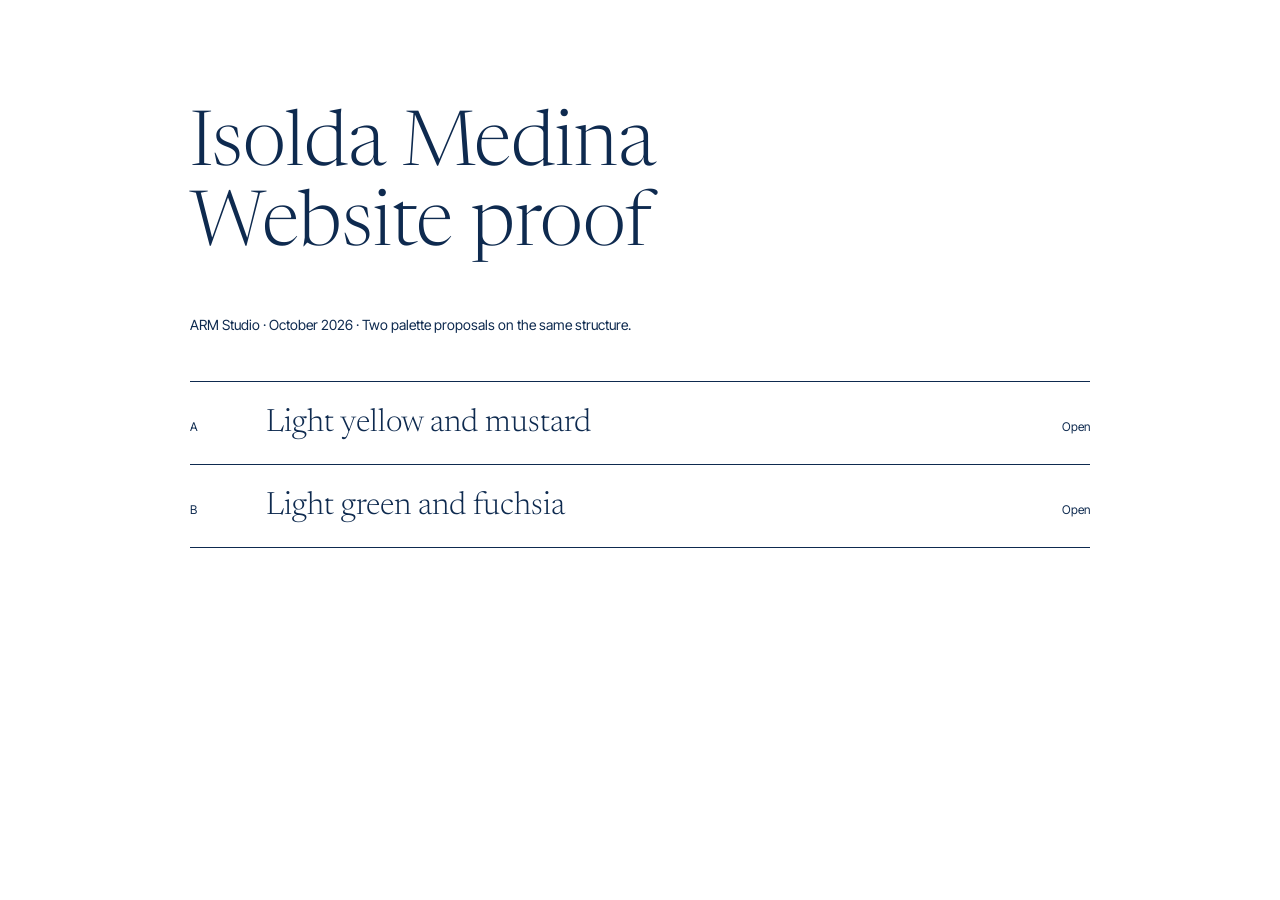
<file: index.html>
<!doctype html><html lang="en"><head><meta charset="utf-8"><meta name="viewport" content="width=device-width,initial-scale=1">
<meta name="robots" content="noindex, nofollow"><title>Isolda Medina · Website proof</title>
<link rel="icon" href="A/assets/img/favicon.svg">
<link href="https://fonts.googleapis.com/css2?family=Inter+Tight:wght@400&family=Newsreader:opsz,wght@6..72,300&display=swap" rel="stylesheet">
<style>body{margin:0;background:#fff;color:#0E2A4F;font-family:'Inter Tight',sans-serif}main{max-width:900px;margin:0 auto;padding:12vh 16px}
h1{font:300 clamp(40px,7vw,76px)/1.05 Newsreader,serif;margin:0 0 48px}p{font-size:14px;margin:0 0 48px}
a{display:grid;grid-template-columns:60px 1fr auto;gap:16px;align-items:baseline;padding:22px 0;border-top:1px solid #0E2A4F;color:#0E2A4F;text-decoration:none;font:300 clamp(22px,3vw,32px)/1.2 Newsreader,serif}
a:last-of-type{border-bottom:1px solid #0E2A4F}a span{font:12px 'Inter Tight',sans-serif}a:hover{background:#F2F6FB}</style></head>
<body><main><h1>Isolda Medina<br>Website proof</h1><p>ARM Studio · October 2026 · Two palette proposals on the same structure.</p>
<a href="A/index.html"><span>A</span>Light yellow and mustard<span>Open</span></a>
<a href="B/index.html"><span>B</span>Light green and fuchsia<span>Open</span></a></main></body></html>
</file>
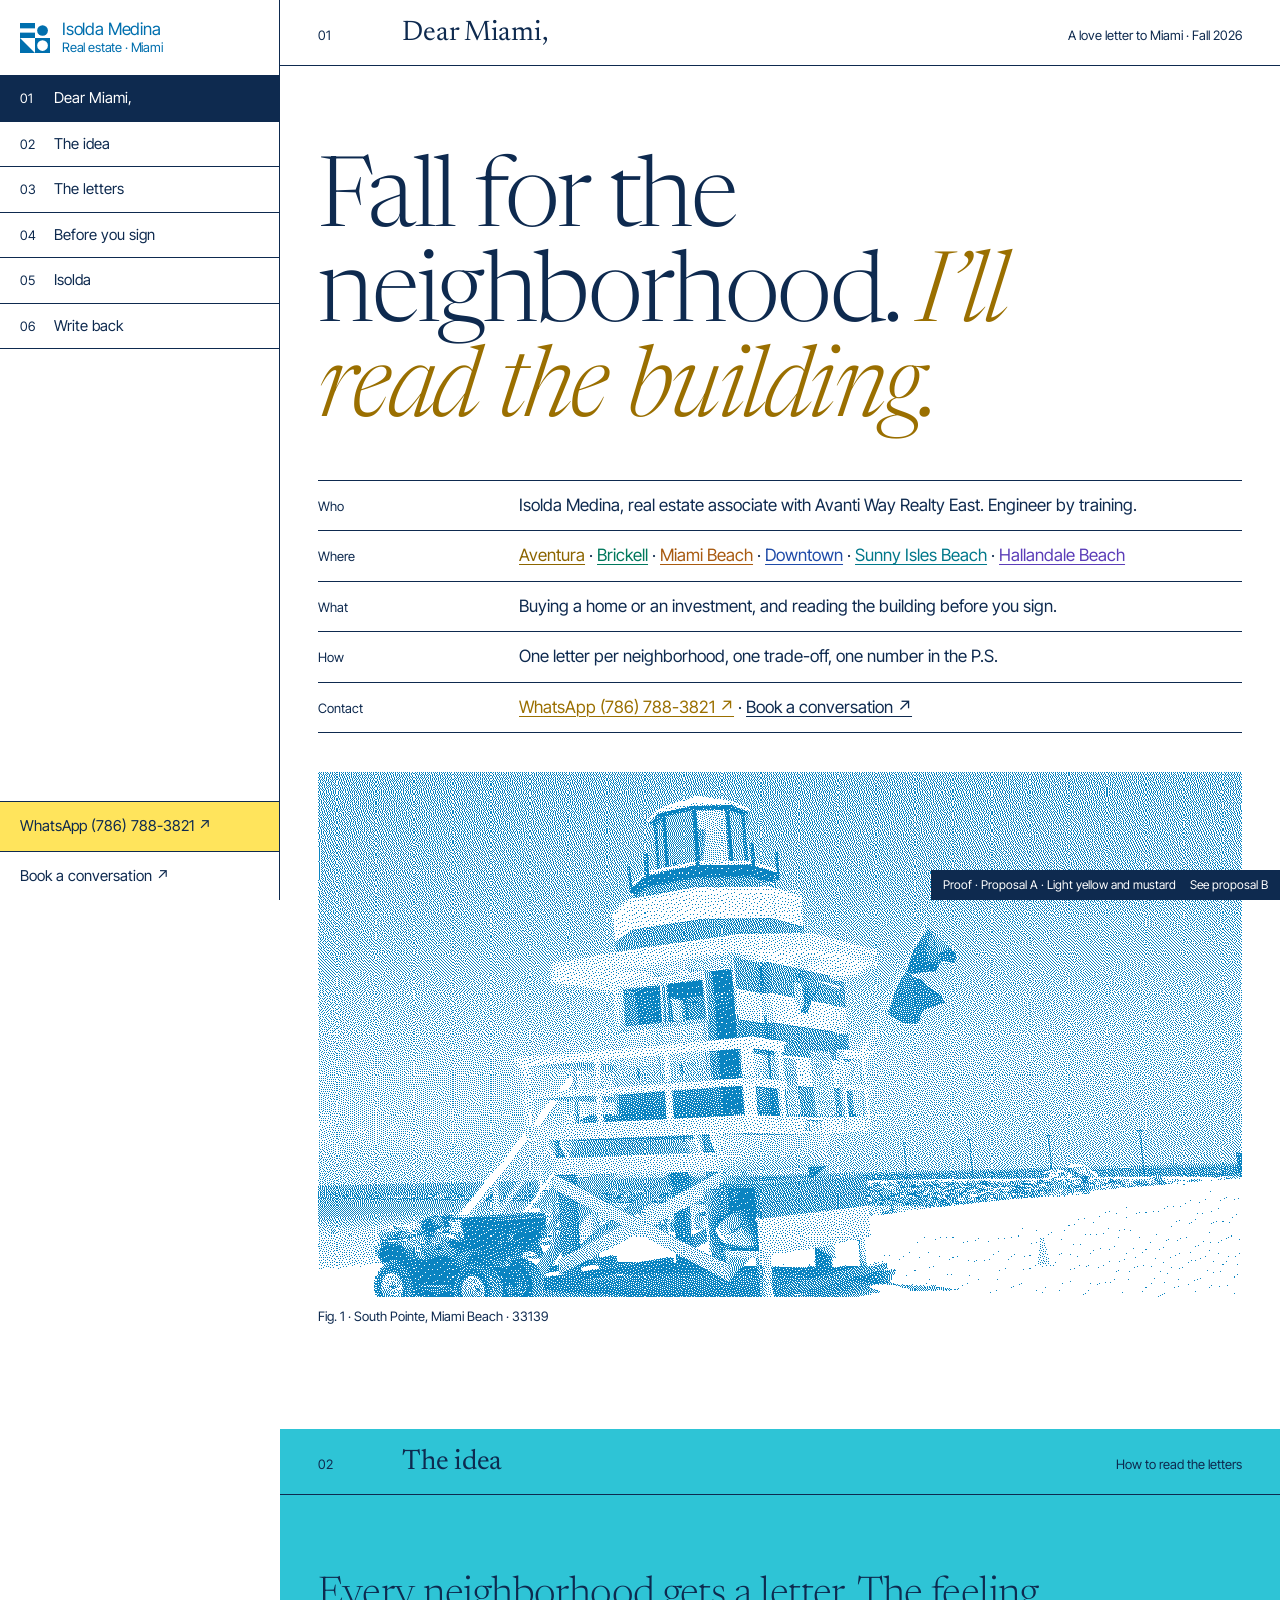
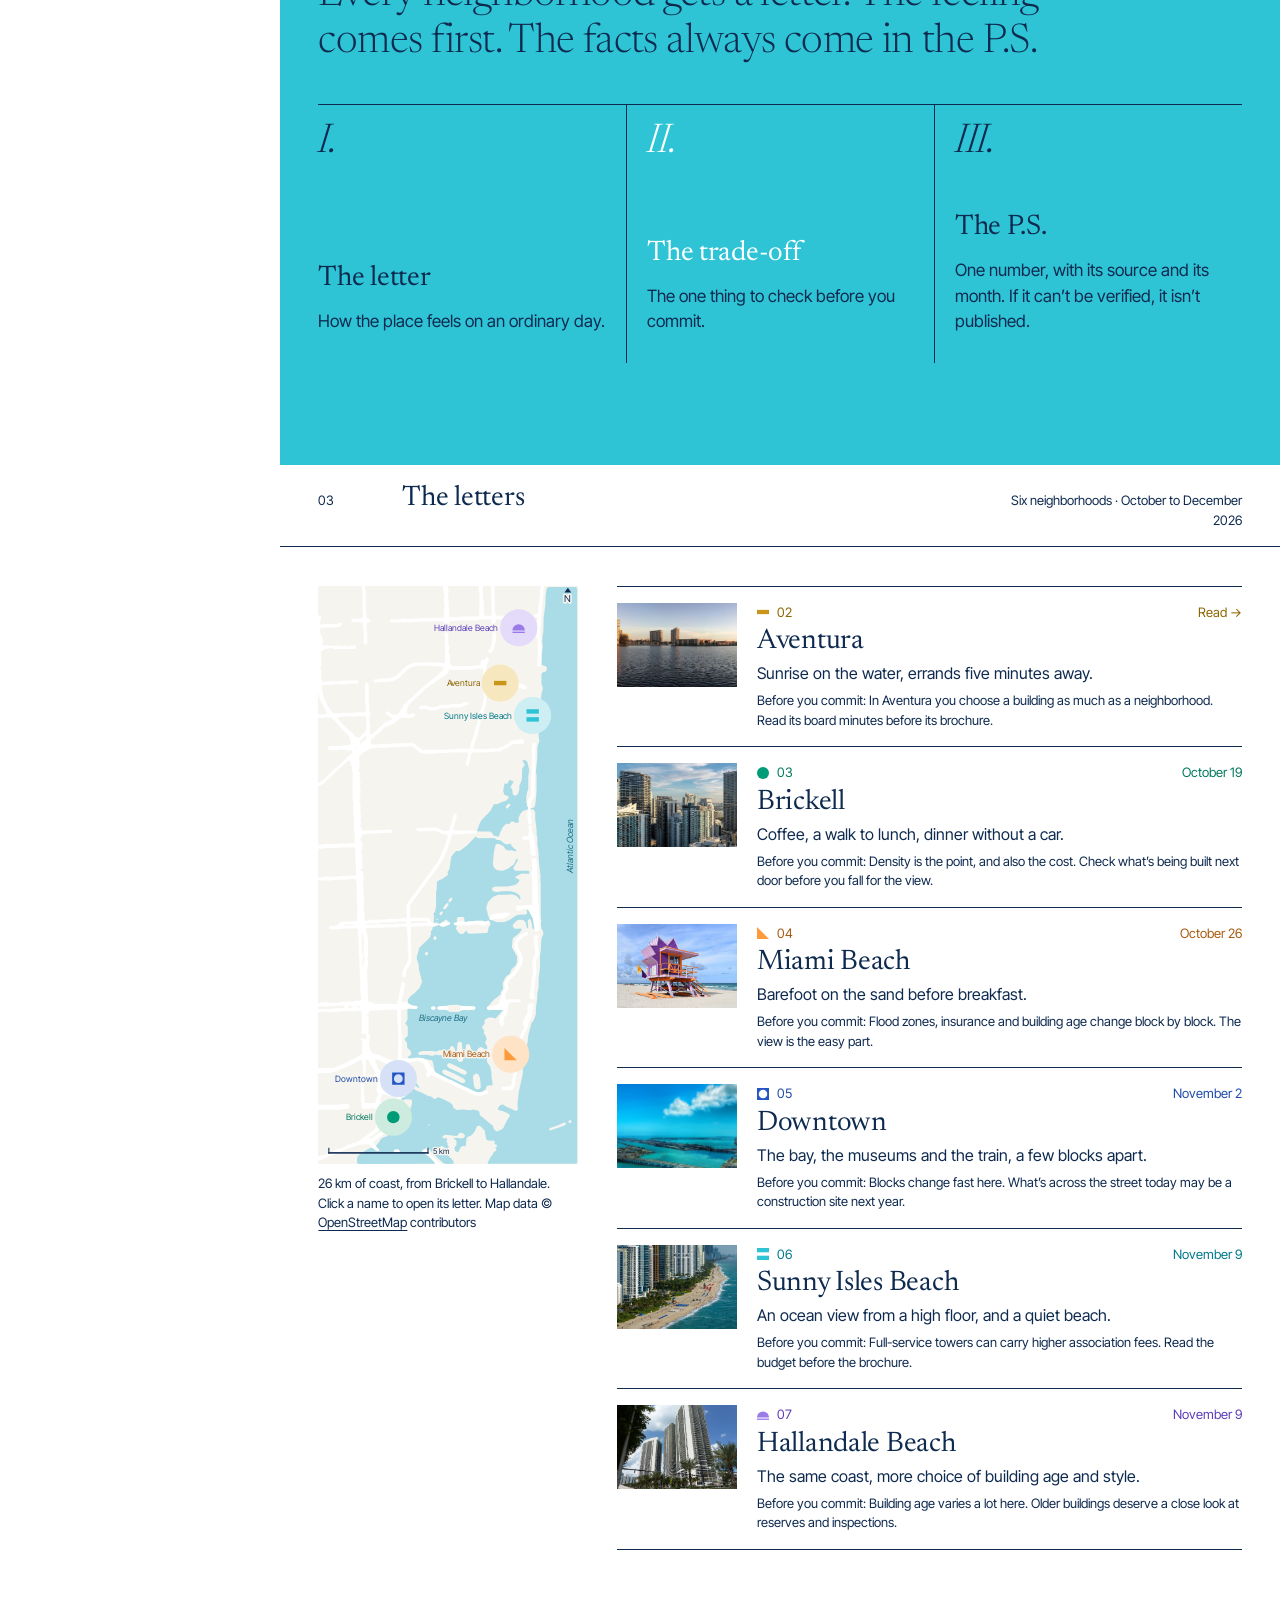
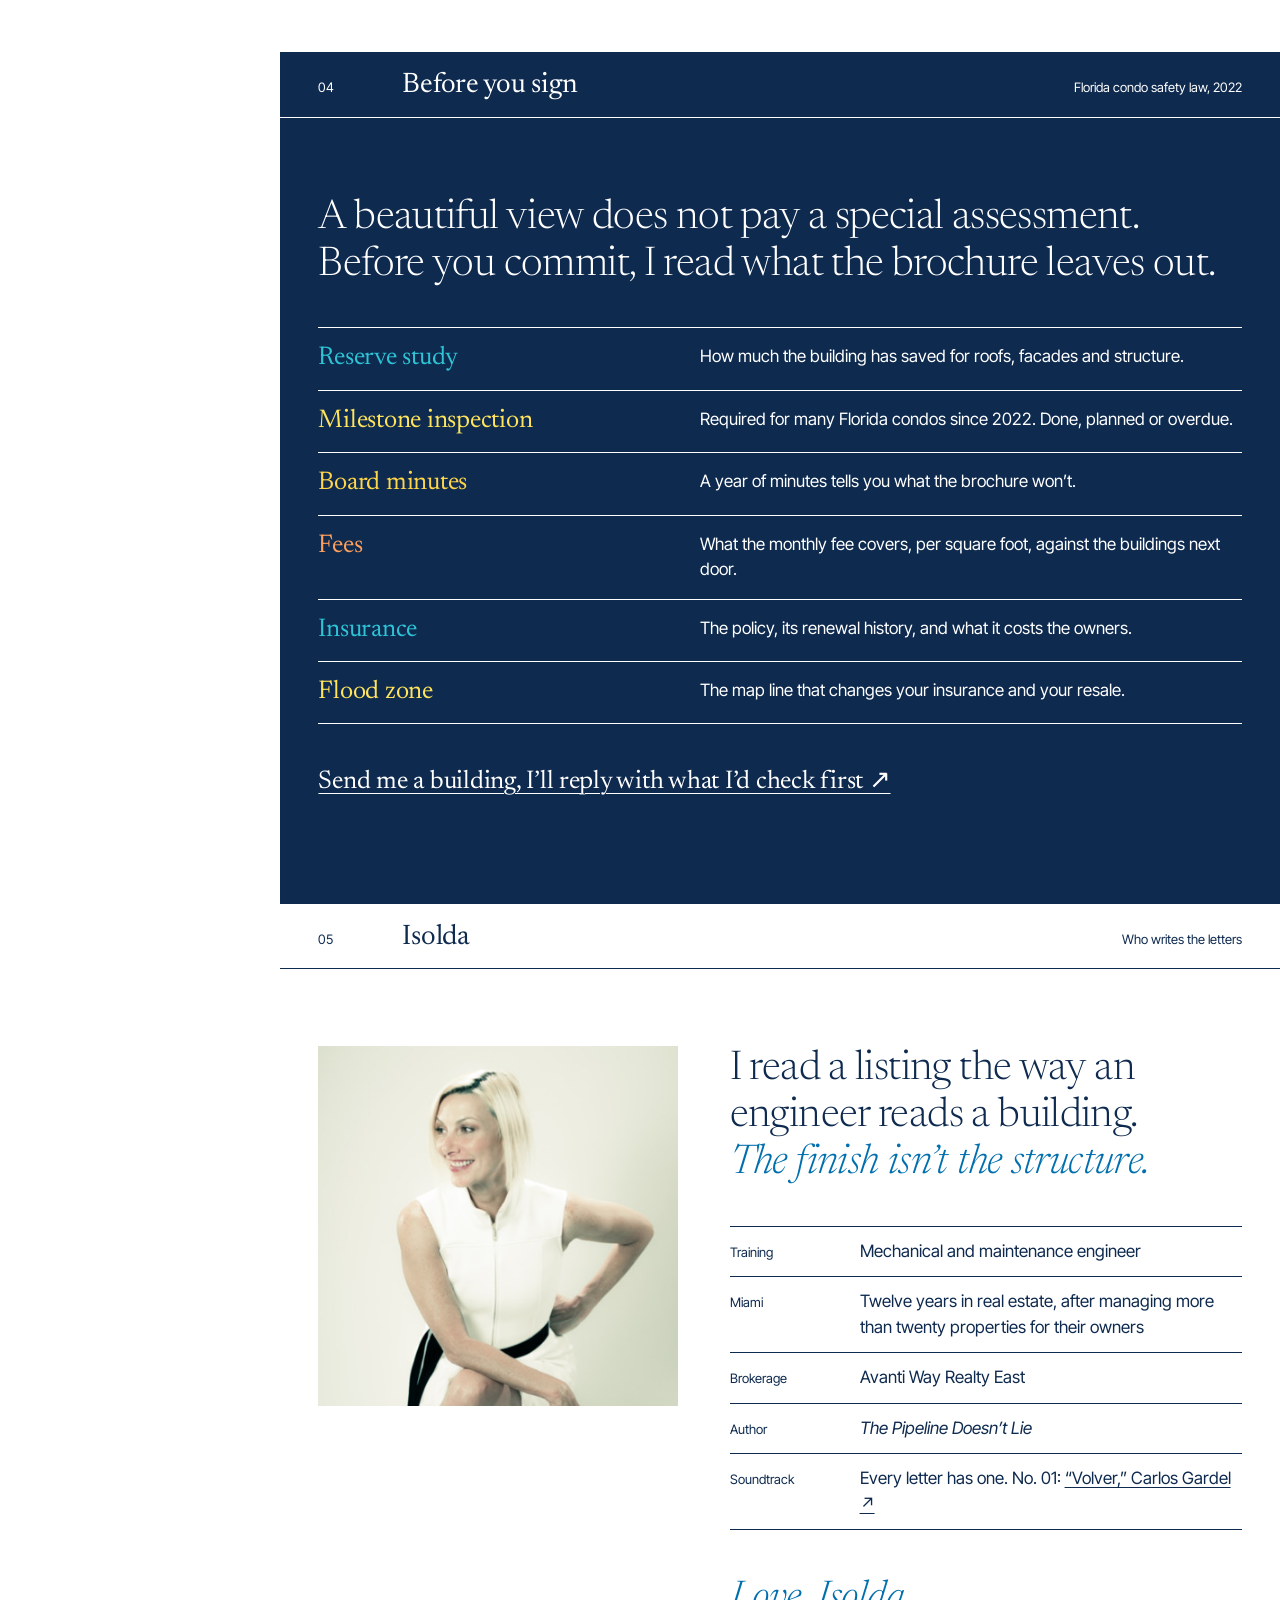
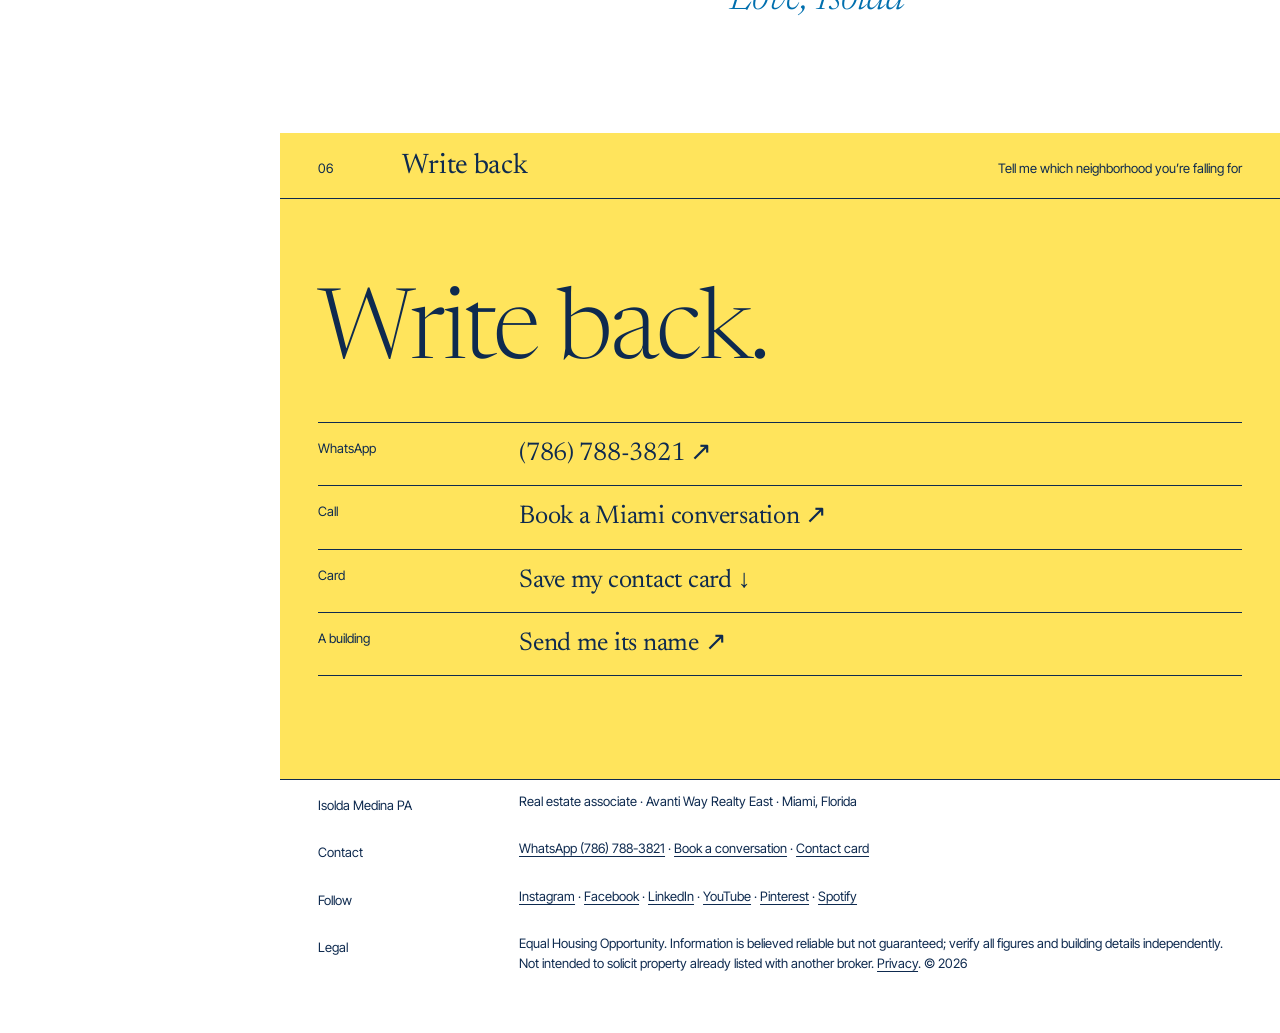
<file: A/index.html>
<!doctype html>
<html lang="en">
<head>
<meta name="robots" content="noindex, nofollow">
<meta charset="utf-8">
<meta name="viewport" content="width=device-width, initial-scale=1, viewport-fit=cover">
<title>Isolda Medina · Miami Real Estate · Dear Miami,</title>
<meta name="description" content="Isolda Medina, Miami real estate with Avanti Way Realty East. A love letter to each neighborhood, and an engineer’s reading of every building before you sign.">
<link rel="canonical" href="https://isoldamedinapa.com/">
<meta property="og:type" content="website">
<meta property="og:title" content="Isolda Medina · Miami Real Estate · Dear Miami,">
<meta property="og:description" content="Isolda Medina, Miami real estate with Avanti Way Realty East. A love letter to each neighborhood, and an engineer’s reading of every building before you sign.">
<meta property="og:url" content="https://isoldamedinapa.com/">
<meta property="og:image" content="https://isoldamedinapa.com/assets/img/og-image.png">
<meta name="twitter:card" content="summary_large_image">
<meta name="theme-color" content="#FBF5EC">
<link rel="icon" href="assets/img/favicon.svg" type="image/svg+xml">
<link rel="preconnect" href="https://fonts.googleapis.com">
<link rel="preconnect" href="https://fonts.gstatic.com" crossorigin>
<link href="https://fonts.googleapis.com/css2?family=Inter+Tight:wght@400&family=Newsreader:ital,opsz,wght@0,6..72,300;0,6..72,400;1,6..72,300;1,6..72,400&display=swap" rel="stylesheet">
<link rel="stylesheet" href="assets/css/style.css">
<script type="application/ld+json">{"@context":"https://schema.org","@graph":[{"@type":"RealEstateAgent","name":"Isolda Medina PA","url":"https://isoldamedinapa.com/","telephone":"+1-786-788-3821","parentOrganization":{"@type":"Organization","name":"Avanti Way Realty East"},"areaServed":["Aventura","Brickell","Miami Beach","Downtown Miami","Sunny Isles Beach","Hallandale Beach"],"sameAs":["https://www.instagram.com/imedinarealestate/","https://www.facebook.com/IMedinaRealEstate","https://www.linkedin.com/in/isoldamedina/","https://www.youtube.com/@IsoldaMedinaRealEstate","https://www.pinterest.com/imedinarealestate/","https://open.spotify.com/playlist/4Nnh7YsAHpSH1DuFs4NWzI"]},{"@type":"FAQPage","mainEntity":[{"@type":"Question","name":"What is A Love Letter to Miami?","acceptedAnswer":{"@type":"Answer","text":"A Love Letter to Miami is a neighborhood guide by Isolda Medina PA of Avanti Way Realty East. Each neighborhood gets a letter: what the place feels like, one honest trade-off, and a P.S. with one sourced, dated data point."}},{"@type":"Question","name":"Which Miami neighborhoods do the letters cover?","acceptedAnswer":{"@type":"Answer","text":"Aventura (33180), Brickell (33131), Miami Beach (33139, 33140 and 33141), Downtown Miami (33132), Sunny Isles Beach (33160) and Hallandale Beach (33009). The letters run from October to December 2026."}},{"@type":"Question","name":"Where does the data in each P.S. come from?","acceptedAnswer":{"@type":"Answer","text":"From Miami Realtors market reports, the MLS, Miami-Dade and Broward County property records, and each building\u2019s own documents, such as budgets, reserve studies and board minutes. Every number shows its source and month. If a number can\u2019t be verified, it isn\u2019t published."}},{"@type":"Question","name":"How do I choose between two Miami neighborhoods?","acceptedAnswer":{"@type":"Answer","text":"Start with your ordinary days, not your vacation days: how you get to work, where you shop, how close you want the water. Then compare the specific buildings on the same terms: fees, reserves, assessments, insurance and flood zone."}},{"@type":"Question","name":"Can I get a letter about a specific building?","acceptedAnswer":{"@type":"Answer","text":"Yes. Send the building name on WhatsApp and Isolda will reply with what she checks first and which documents to request."}}]}]}</script></head>
<body>
<div class="intro" id="intro" aria-hidden="true"><svg class="intro-mark" viewBox="0 0 716 716"><g class="s1"><rect x="0" y="0" width="358" height="128"/></g><g class="s2"><circle cx="538" cy="179" r="128"/></g><g class="s3"><rect x="0" y="230" width="358" height="128"/></g><g class="s4"><polygon points="0,358 0,716 358,716"/></g><g class="s5"><path fill-rule="evenodd" d="M358 358H716V716H358Z M410 538a128 128 0 1 0 256 0a128 128 0 1 0 -256 0Z"/></g></svg><span class="intro-name">Isolda Medina</span></div>
<script>(()=>{const src=document.getElementById("intro");if(!src)return;const tpl=src.cloneNode(true);const reduce=matchMedia("(prefers-reduced-motion: reduce)").matches;let seen=false,force=false;try{seen=sessionStorage.getItem("im-intro")==="1";force=sessionStorage.getItem("im-intro-force")==="1";sessionStorage.setItem("im-intro","1");sessionStorage.removeItem("im-intro-force")}catch(e){}let cur=0;const root=document.documentElement;const play=el=>{const t=++cur;let d=false;root.classList.add("intro-on");const done=()=>{if(d)return;d=true;el.remove();if(t===cur)root.classList.remove("intro-on")};el.addEventListener("animationend",e=>{if(e.target===el)done()});el.addEventListener("click",done);setTimeout(done,4200)};if((seen&&!force)||reduce)src.remove();else play(src);window.imIntro=()=>{if(reduce)return;const o=document.getElementById("intro");if(o)o.remove();const el=tpl.cloneNode(true);document.body.prepend(el);scrollTo({top:0,behavior:"instant"});play(el)}})();</script>
<a class="skip" href="#main">Skip to content</a>
<aside class="rail" aria-label="Index">
<a class="brand" href="index.html"><svg class="mark" viewBox="0 0 716 716" aria-hidden="true" fill="currentColor"><rect x="0" y="0" width="358" height="128"/><circle cx="538" cy="179" r="128"/><rect x="0" y="230" width="358" height="128"/><polygon points="0,358 0,716 358,716"/><path fill-rule="evenodd" d="M358 358H716V716H358Z M410 538a128 128 0 1 0 256 0a128 128 0 1 0 -256 0Z"/></svg><span>Isolda Medina<small>Real estate · Miami</small></span></a>
<details class="toc" open><summary>Index</summary>
<nav aria-label="Chapters"><ol><li><a href="#dear-miami" data-tone="ivory"><span>01</span>Dear Miami,</a></li><li><a href="#idea" data-tone="blue"><span>02</span>The idea</a></li><li><a href="#letters" data-tone="ivory"><span>03</span>The letters</a></li><li><a href="#before" data-tone="ink"><span>04</span>Before you sign</a></li><li><a href="#isolda" data-tone="ivory"><span>05</span>Isolda</a></li><li><a href="#write" data-tone="pink"><span>06</span>Write back</a></li></ol></nav>

</details>
<div class="rail-cta"><a class="pink" href="https://wa.me/17867883821?text=Hi%20Isolda%2C%20I%20read%20your%20letters%20to%20Miami.%20%28WEB%29">WhatsApp (786) 788-3821 ↗</a><a href="https://myavex.avantiway.com/CrmCalendar/agenda/4d791834f608772cd80d2600f37c3cb7">Book a conversation ↗</a></div>
</aside>
<main id="main"><section id="dear-miami" class="band band--white " aria-labelledby="dear-miami-h">
<header class="ch"><span class="ch-no">01</span><h2 id="dear-miami-h" class="ch-title">Dear Miami,</h2><span class="ch-meta">A love letter to Miami · Fall 2026</span></header>

<div class="hero">
<p class="giant">Fall for the neighborhood. <span class="pink">I’ll read the building.</span></p>
<dl class="rows"><div><dt>Who</dt><dd>Isolda Medina, real estate associate with Avanti Way Realty East. Engineer by training.</dd></div><div><dt>Where</dt><dd><a href="dear-aventura/index.html" style="color:#8C6500">Aventura</a> · <a href="dear-brickell/index.html" style="color:#00785C">Brickell</a> · <a href="dear-miami-beach/index.html" style="color:#A85A10">Miami Beach</a> · <a href="dear-downtown/index.html" style="color:#1F4BA8">Downtown</a> · <a href="dear-sunny-isles-beach/index.html" style="color:#00788A">Sunny Isles Beach</a> · <a href="dear-hallandale-beach/index.html" style="color:#5B3DB8">Hallandale Beach</a></dd></div><div><dt>What</dt><dd>Buying a home or an investment, and reading the building before you sign.</dd></div><div><dt>How</dt><dd>One letter per neighborhood, one trade-off, one number in the P.S.</dd></div><div><dt>Contact</dt><dd><a class="pink" href="https://wa.me/17867883821?text=Hi%20Isolda%2C%20I%20read%20your%20letters%20to%20Miami.%20%28WEB%29">WhatsApp (786) 788-3821 ↗</a> · <a href="https://myavex.avantiway.com/CrmCalendar/agenda/4d791834f608772cd80d2600f37c3cb7">Book a conversation ↗</a></dd></div></dl>
</div>
<figure class="plate"><img src="assets/img/south-pointe.png" width="1800" height="1024" alt="Lifeguard tower at South Pointe, Miami Beach"><figcaption>Fig. 1 · South Pointe, Miami Beach · 33139</figcaption></figure>

</section>
<section id="idea" class="band band--blue " aria-labelledby="idea-h">
<header class="ch"><span class="ch-no">02</span><h2 id="idea-h" class="ch-title">The idea</h2><span class="ch-meta">How to read the letters</span></header>

<p class="statement">Every neighborhood gets a letter. The feeling comes first. The facts always come in the P.S.</p>
<ol class="cells">
<li><span class="cell-no">I.</span><b>The letter</b><span>How the place feels on an ordinary day.</span></li>
<li><span class="cell-no">II.</span><b>The trade-off</b><span>The one thing to check before you commit.</span></li>
<li><span class="cell-no">III.</span><b>The P.S.</b><span>One number, with its source and its month. If it can’t be verified, it isn’t published.</span></li>
</ol>

</section>
<section id="letters" class="band band--sand " aria-labelledby="letters-h">
<header class="ch"><span class="ch-no">03</span><h2 id="letters-h" class="ch-title">The letters</h2><span class="ch-meta">Six neighborhoods · October to December 2026</span></header>

<div class="letters-grid">
<figure class="overview"><svg class="map-svg map-svg--overview" xmlns="http://www.w3.org/2000/svg" viewBox="0 0 126 280" role="img" aria-label="Map of Miami with the six neighborhoods of the letters, from Brickell to Hallandale"><rect width="126" height="280" fill="#F5F4EF"/><path fill="#A9DCE6" fill-rule="evenodd" d="M125.00 279.74 82.33 279.73 82.06 279.33 83.67 276.30 84.75 275.00 85.13 274.00 86.37 273.33 86.33 272.55 86.00 272.07 85.63 272.00 86.33 271.72 86.81 271.00 86.33 270.39 85.63 270.33 85.40 270.00 85.63 269.33 85.33 268.62 82.33 268.45 81.43 268.00 80.71 263.67 78.82 261.67 78.00 261.23 76.90 261.67 75.72 264.33 74.33 265.91 72.67 266.61 72.00 267.30 71.46 271.33 70.33 271.04 69.67 271.22 68.95 272.00 68.00 274.04 67.00 273.93 66.33 273.41 66.03 272.00 67.07 270.67 67.08 269.00 66.67 268.22 65.66 267.67 65.64 267.33 67.00 267.10 68.67 267.43 70.33 267.33 71.18 266.33 70.80 265.33 69.00 264.60 68.33 264.92 67.67 265.96 67.00 266.25 61.67 265.67 60.29 266.33 60.29 267.00 60.67 267.33 62.00 267.38 62.59 267.67 62.18 268.67 62.72 269.67 62.72 270.67 63.42 271.67 62.68 272.33 62.00 272.44 60.33 271.22 59.67 271.07 59.30 271.33 59.27 272.00 65.46 278.33 65.80 279.33 65.33 279.78 62.00 279.82 60.67 279.39 55.41 274.67 54.80 273.67 53.33 272.18 52.67 271.85 50.67 273.28 50.62 274.00 53.67 276.20 55.83 278.33 56.60 279.33 56.33 279.73 20.00 279.83 19.00 279.48 18.87 278.33 19.06 276.33 20.67 274.61 25.00 272.25 26.33 272.00 28.33 273.40 29.33 273.33 29.38 272.67 28.27 271.67 28.16 271.00 29.79 269.00 30.33 267.84 31.67 266.92 33.33 266.40 35.33 264.08 38.67 262.39 39.46 261.67 39.89 260.67 40.21 255.33 40.84 253.00 40.55 251.67 41.00 250.23 41.33 250.17 41.67 250.58 42.95 253.33 43.67 253.94 44.33 253.76 44.68 253.33 45.39 251.00 45.62 249.33 45.01 248.67 42.33 248.55 41.00 249.18 40.57 248.67 40.45 248.00 40.67 247.67 42.67 246.73 43.67 245.67 43.55 242.67 45.00 239.51 45.67 238.84 46.58 239.33 48.45 241.67 49.18 243.00 49.00 243.18 46.67 241.78 46.00 241.73 45.52 242.33 46.33 243.39 48.33 244.63 49.33 244.88 53.33 246.90 54.67 247.23 56.33 248.36 57.00 248.32 58.00 247.49 58.33 247.49 61.00 248.58 64.00 250.20 65.19 251.33 65.56 252.67 66.67 253.42 67.33 253.66 70.33 253.50 73.67 253.78 75.00 253.50 77.67 254.09 78.16 254.67 78.22 255.67 78.55 256.33 84.66 261.33 85.21 263.00 86.33 263.99 87.00 263.99 89.02 263.00 89.80 262.33 91.31 259.00 92.94 256.67 92.77 256.00 92.00 255.43 89.67 254.28 87.33 253.71 87.12 253.00 87.67 251.85 88.67 251.18 89.67 251.05 91.00 252.02 95.67 254.10 96.33 254.05 96.78 253.33 96.55 251.00 97.21 245.00 99.12 236.33 99.21 234.00 100.21 227.00 101.46 221.00 101.88 217.33 103.32 211.67 104.57 210.00 105.46 207.33 105.51 204.33 106.12 200.00 106.21 197.33 106.82 194.33 106.84 190.00 107.49 185.00 107.51 178.67 107.82 177.00 108.18 170.67 109.15 168.33 109.01 167.33 108.22 166.00 107.91 164.00 108.08 162.00 107.83 160.33 107.83 144.00 107.59 142.33 107.78 141.00 106.84 132.33 106.79 129.00 106.18 125.00 106.22 121.67 105.88 120.67 105.82 117.67 105.18 113.00 105.16 109.67 104.67 108.54 104.00 108.13 103.00 108.11 102.74 107.67 104.33 107.37 105.00 106.68 105.46 103.67 105.83 99.67 105.82 91.67 105.52 90.00 106.16 83.00 106.21 78.33 106.66 76.33 107.21 75.33 106.84 72.67 106.84 70.00 107.46 66.67 107.55 64.67 108.06 63.33 107.65 62.00 108.00 61.60 110.00 61.34 110.61 60.67 110.33 59.95 108.67 59.59 108.00 59.00 107.83 56.00 108.21 52.00 108.83 50.00 108.78 49.00 108.18 47.33 108.19 42.67 108.67 41.93 110.33 41.45 110.82 40.33 110.67 39.33 110.33 38.89 108.67 38.40 108.31 38.00 108.51 31.33 108.83 29.33 108.58 27.33 108.67 24.33 109.12 22.00 109.24 15.67 110.12 8.67 110.18 5.00 110.54 2.00 111.00 0.83 112.00 0.50 124.67 0.52 125.33 0.87 125.50 1.67 125.50 278.33 125.41 279.33 125.00 279.74ZM87.33 121.46 85.00 120.79 84.11 119.33 83.33 118.88 77.67 118.81 77.15 118.67 77.01 118.33 78.53 114.33 79.33 113.14 83.47 109.00 85.00 105.94 85.33 105.72 86.67 105.70 89.67 104.29 91.00 104.01 92.05 103.00 92.31 102.33 92.09 101.67 90.33 101.15 89.63 99.33 90.33 95.45 91.00 95.76 91.67 95.71 92.67 93.88 94.33 94.37 94.63 94.67 94.54 95.00 93.18 97.33 94.09 98.67 94.25 100.67 95.00 101.45 95.67 101.61 96.80 100.67 97.46 98.67 97.55 96.33 98.38 94.67 98.75 93.00 98.88 88.33 100.16 86.67 98.99 84.67 99.33 84.28 100.33 84.40 101.00 84.76 101.37 85.33 102.26 89.00 101.84 92.33 101.82 98.33 101.21 100.00 100.83 102.33 100.88 105.00 101.91 107.67 101.33 108.34 99.33 108.87 98.00 110.26 97.20 112.00 97.01 113.00 97.31 114.00 97.00 114.54 96.00 114.70 94.00 113.90 93.22 114.33 92.67 115.26 91.33 115.06 90.67 115.51 89.28 117.00 87.96 120.00 87.76 121.00 87.33 121.46ZM91.75 107.67 93.06 106.33 93.03 105.67 92.67 105.40 92.00 105.55 90.96 106.67 91.00 107.66 91.75 107.67ZM79.33 245.04 77.00 245.11 75.00 244.41 57.33 235.87 56.32 234.33 55.63 230.33 55.00 229.66 48.33 228.33 45.67 228.82 43.58 228.67 43.42 228.00 45.05 227.00 45.05 225.67 44.67 224.86 43.26 223.67 43.01 221.00 41.93 219.67 42.16 219.00 43.33 218.01 43.49 217.33 43.45 213.33 42.25 211.67 43.02 210.67 43.35 209.67 43.26 205.00 44.00 204.52 47.33 204.78 48.00 204.39 48.15 204.00 47.67 203.33 45.33 203.04 44.00 202.37 43.55 201.67 43.55 200.33 43.87 199.67 45.33 198.14 46.67 197.16 49.14 194.67 50.41 191.67 48.88 185.67 48.72 183.00 47.84 180.67 47.88 179.00 48.71 176.67 48.90 175.33 54.05 170.33 54.70 168.67 54.62 167.33 55.34 166.33 55.67 164.96 57.00 164.77 58.33 163.80 59.67 165.01 61.00 165.12 63.34 164.00 63.81 163.33 63.42 162.67 62.00 161.51 58.67 163.86 57.67 162.90 57.33 162.80 56.33 163.20 55.99 163.00 56.23 160.00 55.87 158.67 56.67 157.67 57.16 155.00 57.18 148.33 57.49 146.67 57.58 143.33 58.00 142.80 60.33 141.72 62.77 140.00 62.95 139.33 62.68 138.33 63.55 137.33 64.57 131.00 66.43 128.67 67.00 128.25 68.33 128.32 69.07 128.00 72.15 125.67 76.33 121.28 77.33 122.01 78.00 122.16 85.33 122.01 86.67 122.94 88.00 122.93 90.33 124.83 91.67 125.21 93.00 124.72 93.33 124.86 93.87 126.00 96.01 128.00 96.03 128.33 95.67 128.44 93.67 128.00 92.00 128.05 91.00 127.67 89.67 125.91 87.33 124.85 86.26 125.00 85.88 125.67 85.21 128.67 84.66 134.33 84.99 136.00 86.33 137.39 87.33 137.79 89.33 137.82 91.67 137.02 94.92 134.67 95.92 132.33 96.33 132.06 96.70 132.33 96.67 133.05 94.65 136.33 94.67 137.00 95.00 137.47 96.00 137.90 101.67 137.86 102.40 138.33 102.41 139.00 102.01 139.33 98.67 139.21 95.67 140.61 95.67 141.39 97.18 142.00 97.60 142.67 96.33 144.14 95.00 144.91 91.67 145.49 86.00 145.53 84.58 146.00 84.23 146.67 84.33 147.33 85.33 148.02 87.00 148.17 89.00 147.84 93.33 147.84 95.33 148.29 97.44 149.67 98.00 150.95 98.02 151.67 97.67 151.83 96.00 149.93 94.00 149.20 92.00 149.49 87.33 149.54 84.67 150.61 82.33 152.97 81.54 155.33 81.55 156.67 82.07 157.67 82.16 159.00 83.00 161.02 83.67 161.60 86.67 162.79 90.33 162.72 92.67 161.72 95.67 159.61 97.00 159.21 100.67 159.01 101.29 158.33 100.99 157.00 101.33 156.63 102.01 157.00 104.00 160.91 104.80 165.33 104.67 166.06 104.33 166.27 104.00 166.08 103.14 162.00 102.73 161.33 102.33 161.19 101.67 161.66 101.50 162.33 101.78 164.67 101.67 166.01 100.99 165.00 100.60 163.00 100.00 162.21 99.00 161.62 97.67 161.54 96.33 161.98 94.33 164.00 94.33 165.00 95.33 166.01 98.33 165.84 98.66 166.33 97.83 167.67 96.33 169.14 94.67 170.21 94.22 171.00 93.88 175.00 96.38 179.33 96.38 182.00 95.67 183.74 93.61 185.67 93.02 187.67 91.33 188.86 90.65 189.67 89.38 192.33 89.66 195.00 88.66 196.33 88.33 197.81 85.00 200.50 81.93 204.00 82.00 204.76 83.00 205.40 84.33 205.18 88.33 205.17 89.18 205.33 89.31 205.67 86.00 209.38 84.33 208.88 82.67 208.88 81.33 209.53 80.49 210.67 80.68 212.00 79.66 213.00 79.55 214.00 80.47 215.33 80.27 216.67 81.11 217.67 81.69 219.33 80.90 221.33 81.90 223.00 82.00 223.81 81.67 224.17 80.67 224.13 79.33 223.33 78.67 223.23 77.67 223.84 76.85 225.00 78.00 226.79 79.33 227.46 80.67 227.13 82.00 225.74 82.28 226.00 82.12 228.00 81.63 229.67 81.98 230.67 83.38 232.67 84.00 235.67 83.99 237.33 84.59 241.33 84.33 241.70 82.33 241.88 81.67 242.22 80.99 244.00 79.33 245.04ZM64.07 153.00 65.06 151.67 65.00 151.04 64.67 150.87 63.85 151.33 63.16 152.33 63.33 153.30 64.07 153.00ZM61.72 156.33 63.04 154.67 63.23 154.00 63.00 153.36 62.00 153.85 60.60 155.67 60.67 156.34 61.00 156.52 61.72 156.33ZM59.73 159.33 60.42 158.33 60.33 157.69 60.00 157.53 59.33 157.86 58.73 158.67 59.00 159.37 59.73 159.33ZM70.35 168.33 71.67 166.94 72.67 168.10 73.33 168.32 81.67 168.01 82.34 167.33 82.58 165.33 83.54 164.00 83.35 163.00 82.67 162.25 81.33 162.50 79.33 162.00 74.00 162.41 73.00 162.17 71.33 162.72 70.97 162.33 70.81 161.00 70.33 160.29 67.67 160.29 67.22 161.00 67.25 162.67 66.02 163.33 65.89 163.67 66.04 164.00 67.12 164.33 67.22 164.67 66.72 166.00 68.22 168.00 69.00 168.45 70.35 168.33ZM57.94 161.67 58.00 161.08 57.40 161.00 57.33 161.65 57.94 161.67ZM57.05 171.33 57.44 170.67 57.33 170.00 57.00 169.62 56.33 169.62 55.90 170.33 56.00 171.00 56.33 171.38 57.05 171.33ZM53.10 178.67 53.32 177.67 53.00 177.29 52.33 177.27 51.89 177.67 51.73 178.33 52.33 178.94 53.10 178.67ZM68.68 206.00 70.00 205.22 75.33 205.12 76.00 204.72 76.15 204.33 76.00 203.95 75.33 203.55 70.00 203.41 67.67 202.74 63.67 202.84 62.00 203.45 58.67 203.55 57.80 204.33 58.67 205.12 62.00 205.22 63.67 206.12 67.00 206.26 68.68 206.00ZM56.33 205.00 56.87 204.33 56.33 203.67 55.67 203.56 54.96 204.00 54.96 204.67 55.33 205.00 56.33 205.00ZM69.72 230.33 70.21 229.67 70.41 225.33 69.88 224.33 69.68 221.33 68.67 220.51 68.00 220.86 67.55 221.67 67.26 225.67 67.68 226.33 67.83 227.33 67.39 229.33 67.85 230.00 68.67 230.52 69.72 230.33ZM73.09 228.67 73.82 227.67 74.28 225.00 73.67 222.65 73.00 221.89 72.33 221.73 71.66 222.33 71.45 224.33 71.07 225.33 71.67 228.02 72.33 228.73 73.09 228.67ZM66.06 228.67 66.22 226.67 66.60 225.67 66.01 223.67 65.00 222.72 64.33 222.90 64.00 223.32 63.74 224.67 63.33 225.07 58.67 224.84 57.00 225.51 55.67 225.18 50.67 225.18 49.00 225.65 48.52 226.33 48.67 226.72 49.33 227.12 53.00 227.01 54.67 227.49 55.67 227.45 57.00 226.83 58.33 227.16 61.33 227.15 63.00 228.23 64.33 228.73 65.33 228.99 66.06 228.67ZM71.31 236.67 72.15 235.67 71.33 234.61 64.00 231.11 63.33 231.05 62.55 231.67 62.39 232.33 63.33 233.24 70.33 236.57 71.31 236.67ZM70.65 240.67 71.11 240.33 71.40 239.67 70.67 238.61 66.33 236.23 61.67 234.26 61.00 234.14 60.22 234.67 60.06 235.33 61.00 236.40 69.67 240.58 70.65 240.67ZM78.01 243.67 78.67 243.01 78.82 242.33 78.46 238.33 77.80 236.67 76.67 235.94 75.51 236.67 74.96 237.67 75.54 242.00 75.95 243.00 76.64 243.67 78.01 243.67ZM122.27 260.00 122.71 259.67 122.71 259.00 122.33 258.68 121.67 258.68 121.29 259.00 121.28 259.67 121.67 259.99 122.27 260.00ZM113.53 263.33 119.33 261.23 120.05 260.67 120.01 260.00 119.33 259.79 118.67 259.95 115.67 261.28 112.33 262.38 111.86 263.00 112.33 263.60 113.53 263.33ZM53.92 261.33 54.00 260.75 53.42 260.67 53.33 261.25 53.92 261.33ZM39.00 274.33 39.48 273.67 39.00 273.00 37.67 272.88 36.96 273.33 36.96 274.00 37.33 274.33 39.00 274.33Z"/><path fill="#FFFFFF" fill-rule="evenodd" d="M23.33 28.39 22.55 28.33 22.19 28.00 22.12 27.67 22.10 21.67 21.78 20.00 21.67 17.78 21.33 17.58 20.00 17.55 19.00 17.25 18.00 17.55 17.00 17.55 16.33 17.21 16.13 16.67 16.19 16.33 16.67 15.85 21.33 15.76 21.76 15.33 21.76 12.67 21.46 11.00 21.57 5.00 21.43 2.33 21.12 0.67 21.23 0.00 21.67 -0.21 22.33 -0.21 22.77 0.00 22.90 2.00 23.22 3.00 23.10 5.00 23.23 12.00 23.48 13.00 23.32 14.33 23.67 15.55 24.67 15.85 25.47 16.67 25.47 17.00 25.21 17.33 23.78 17.67 23.58 18.00 23.57 21.67 23.88 22.67 23.77 24.00 23.89 27.33 23.81 28.00 23.33 28.39ZM1.00 278.15 0.00 278.10 -0.21 277.67 -0.15 276.67 0.67 275.86 1.33 275.89 2.33 275.20 3.33 275.42 4.33 275.10 5.33 274.29 6.00 274.33 7.00 274.01 7.67 273.44 9.00 272.84 9.67 272.61 10.33 272.67 13.33 271.39 13.80 270.67 14.33 270.37 14.67 270.29 15.33 270.56 15.94 270.33 16.67 269.62 17.33 269.75 18.33 269.57 21.02 268.00 22.11 267.00 26.12 264.00 27.00 263.75 28.10 261.67 28.12 258.67 28.43 257.67 28.57 256.33 28.18 255.33 28.02 254.00 27.67 253.11 27.33 252.91 25.33 252.90 24.67 253.14 22.00 253.22 21.67 253.15 21.19 252.67 21.10 250.67 20.78 249.67 20.76 241.67 20.46 240.67 21.00 239.45 21.33 239.19 22.00 239.12 22.33 239.33 22.42 239.67 22.23 240.67 22.24 244.00 22.39 244.67 22.24 246.33 22.48 247.00 22.58 250.00 22.78 250.33 27.55 250.33 28.35 248.33 28.51 247.33 29.02 246.33 29.10 245.67 29.00 245.24 28.30 244.67 28.28 243.67 28.67 241.67 28.35 240.33 28.00 239.73 27.33 239.43 23.00 239.49 22.33 239.33 21.85 238.33 21.77 233.33 21.90 232.33 21.51 231.00 21.33 229.47 21.00 229.35 20.00 229.66 17.67 231.16 15.00 232.33 14.00 233.05 13.33 233.00 9.33 234.82 6.00 235.81 0.67 235.89 0.00 235.77 -0.21 235.33 -0.10 233.67 0.67 233.44 7.00 233.43 8.33 233.16 12.67 231.35 14.00 230.68 15.00 229.94 18.67 228.35 19.67 227.51 21.23 226.67 21.44 226.00 21.42 220.33 20.63 219.33 21.00 218.87 22.67 219.33 23.00 219.33 23.49 219.00 23.60 218.33 22.98 217.67 23.33 217.04 23.67 217.33 25.00 216.96 25.36 217.33 25.12 218.00 25.36 218.67 24.68 219.33 24.88 220.00 24.57 221.33 25.32 224.67 25.67 225.36 26.33 226.08 27.00 226.57 29.33 226.85 33.00 228.68 36.00 229.52 36.67 229.99 38.00 229.94 38.67 229.33 38.90 222.33 38.76 212.67 38.45 211.67 38.42 205.67 38.00 205.18 30.00 205.24 29.00 205.55 24.67 205.67 24.45 206.00 24.70 207.33 24.33 207.71 23.62 207.67 23.60 208.00 24.33 208.78 24.55 209.33 24.49 216.33 24.00 216.89 23.33 216.99 22.67 216.77 21.33 217.04 20.97 216.67 21.22 216.00 21.11 206.33 20.89 205.67 20.00 205.57 18.00 205.89 14.00 205.77 10.33 205.90 9.33 206.22 8.33 206.23 0.33 206.21 -0.10 206.00 -0.21 205.67 -0.10 205.00 0.33 204.79 5.33 204.77 6.33 204.60 7.67 204.67 8.33 204.45 12.33 204.42 12.67 204.26 13.07 203.33 12.67 203.01 12.00 203.22 9.00 203.24 7.33 203.54 6.33 203.32 4.67 203.56 0.00 203.44 -0.21 203.00 -0.11 202.33 1.33 201.60 4.67 201.44 6.00 201.76 10.33 201.76 11.33 201.27 12.33 201.12 17.33 201.22 18.33 200.78 20.33 200.76 20.67 200.66 20.88 200.33 20.76 198.00 20.46 197.00 20.43 188.67 20.12 187.67 20.10 181.00 19.86 180.33 20.00 179.33 19.78 178.67 19.76 173.00 19.60 172.33 19.67 171.00 19.45 170.33 19.33 166.11 18.67 165.89 12.67 165.89 11.67 166.06 11.00 165.92 10.00 166.22 6.00 166.22 5.67 166.15 5.20 165.67 5.33 165.12 6.00 164.52 9.23 164.33 11.00 162.52 17.00 162.43 17.67 162.19 18.67 162.15 19.00 161.90 19.11 155.00 18.78 152.67 18.76 144.67 18.43 142.33 18.00 141.91 15.67 141.89 14.33 142.22 8.00 142.24 7.00 142.55 0.67 142.56 0.00 142.44 -0.21 142.00 0.00 141.23 1.67 141.10 2.67 140.78 8.67 140.77 10.00 140.45 17.33 140.35 18.23 140.00 18.42 139.67 18.44 137.33 18.43 135.67 18.12 133.33 18.09 127.00 17.89 126.67 10.67 126.57 9.67 126.88 3.67 126.90 2.67 127.22 1.67 127.23 0.33 127.21 0.00 127.10 -0.21 126.67 -0.10 125.33 0.33 125.12 3.67 125.10 4.67 124.85 6.67 125.10 7.67 124.78 11.33 124.76 12.00 124.61 14.00 124.76 15.00 124.45 17.33 124.42 17.76 124.00 17.77 123.00 17.76 119.33 17.45 118.33 17.43 112.33 17.12 111.33 17.10 104.67 16.78 103.67 16.76 89.67 16.52 89.00 16.43 87.33 15.85 86.33 15.89 85.33 15.73 85.00 15.00 84.46 13.64 85.33 11.00 87.91 10.00 88.59 5.67 92.91 4.67 93.59 2.33 95.83 0.33 96.80 0.00 96.76 -0.21 96.33 0.00 95.55 2.36 94.00 4.67 91.76 5.67 91.08 6.78 89.67 7.67 89.08 9.67 87.09 10.67 86.41 14.33 82.76 15.33 82.08 16.41 81.00 16.75 80.33 16.33 79.66 13.67 79.55 12.67 79.24 9.67 79.24 8.67 79.54 6.00 79.56 5.33 79.48 5.00 79.21 4.78 78.33 4.85 78.00 5.33 77.52 11.33 77.43 12.33 77.12 14.67 77.10 15.87 76.67 15.99 76.33 15.78 75.67 15.68 74.00 14.41 72.00 12.76 70.67 12.08 69.67 9.76 67.33 9.08 66.33 6.33 63.66 3.67 63.57 2.67 63.88 0.33 63.88 -0.10 63.67 -0.21 63.33 -0.21 62.67 0.00 62.23 3.67 62.10 4.45 61.67 1.18 55.67 1.22 54.67 0.52 53.67 -0.22 50.00 -0.21 14.67 0.00 14.23 0.67 14.12 1.00 14.19 1.48 14.67 1.22 17.00 0.91 18.00 1.00 18.55 1.33 18.74 2.33 18.45 9.00 18.43 10.33 17.78 11.00 17.85 11.47 18.33 11.24 19.00 10.55 19.67 10.00 19.88 6.33 20.22 1.33 20.24 1.00 20.45 0.98 22.00 1.32 23.33 2.15 25.00 2.54 26.67 1.72 28.67 8.33 28.90 9.67 28.78 10.67 28.94 11.33 29.32 11.67 29.32 12.33 28.85 13.00 28.78 14.33 29.42 15.33 28.85 16.67 28.89 17.67 28.53 18.16 29.00 18.47 29.67 18.47 30.00 18.21 30.33 17.33 30.56 8.00 30.49 7.33 30.40 6.33 29.92 4.33 30.48 3.33 30.51 2.00 31.48 1.47 31.67 1.34 32.00 1.55 32.67 1.44 34.33 1.71 35.00 1.55 39.00 1.08 40.00 1.48 40.67 1.72 42.00 1.44 43.33 1.71 44.00 1.67 44.67 2.00 46.22 2.33 46.42 4.00 46.43 5.00 46.12 11.00 46.10 11.67 45.86 18.33 45.76 19.00 45.62 19.80 46.33 19.67 46.87 19.00 47.22 15.00 47.24 14.33 47.48 13.00 47.55 7.67 47.57 7.00 47.81 2.11 48.00 1.91 48.33 1.90 50.00 2.22 51.00 2.32 52.33 2.72 53.33 2.66 54.33 3.48 55.33 4.66 58.00 6.67 61.02 7.33 61.67 11.33 61.76 12.00 61.52 17.67 61.43 19.67 61.12 22.67 61.09 23.00 60.89 23.11 60.33 23.10 57.67 22.78 56.00 22.78 47.67 22.85 47.33 23.33 46.85 24.21 47.00 24.55 47.67 24.57 57.00 24.81 57.67 24.91 60.67 25.54 62.00 24.99 63.00 24.89 63.67 24.90 65.67 25.22 66.67 25.23 71.33 25.33 71.73 26.00 71.77 26.67 71.41 32.45 66.00 35.00 65.01 35.96 64.33 36.04 64.00 35.00 63.49 33.67 62.34 33.00 62.38 32.67 62.19 32.52 61.33 33.00 60.77 33.33 60.62 34.33 60.85 35.67 62.02 36.67 62.43 37.33 62.43 38.68 62.00 39.34 61.33 39.67 60.11 41.01 59.00 41.51 57.67 42.00 57.08 42.67 56.61 43.00 56.66 43.42 55.67 44.33 54.76 45.33 54.08 49.33 50.09 57.67 43.41 60.08 41.00 60.80 39.67 60.67 39.29 59.00 38.90 55.33 38.88 54.00 38.56 48.00 38.57 46.00 38.98 44.33 39.65 42.33 41.26 40.55 43.33 38.56 45.00 36.00 46.15 34.67 46.24 33.67 46.55 30.00 46.42 27.67 46.88 27.14 46.67 26.94 46.33 26.94 45.67 27.14 45.33 27.67 45.12 29.00 45.10 30.00 44.78 34.00 44.76 36.00 44.35 38.33 43.08 42.67 38.84 44.33 37.85 46.33 37.18 49.67 37.10 51.67 36.78 52.33 37.00 54.33 36.86 55.00 37.10 58.67 37.12 61.00 37.42 61.33 37.23 61.76 36.00 61.45 34.67 61.45 32.67 61.67 31.67 61.45 31.00 61.43 24.67 61.11 23.33 61.35 21.67 61.12 20.33 61.00 17.25 60.33 17.09 48.67 17.23 47.33 17.54 46.33 17.33 45.67 17.55 36.67 17.56 35.67 17.71 34.77 17.00 34.63 16.67 34.81 16.33 36.00 16.11 39.23 16.33 40.00 15.95 40.67 16.02 42.00 15.78 43.33 16.08 44.00 15.93 45.33 16.00 46.00 15.79 47.33 15.91 53.00 15.45 60.00 15.43 61.00 15.08 61.12 11.00 61.42 10.00 61.12 9.00 61.10 7.33 60.86 6.67 61.10 5.67 61.10 4.33 60.78 3.33 60.76 1.67 60.45 0.67 60.56 0.00 61.00 -0.21 62.00 -0.22 62.55 0.00 62.81 0.33 63.22 2.00 63.22 3.00 62.92 4.00 63.21 5.00 63.00 6.00 63.22 6.67 63.39 9.33 63.10 10.33 63.55 11.67 63.33 13.00 63.55 13.67 63.58 14.67 63.78 15.00 68.67 15.11 70.00 14.78 77.33 14.77 78.00 14.55 78.23 7.67 78.10 3.67 77.78 2.67 77.79 0.33 78.00 -0.10 78.67 -0.23 79.67 -0.10 79.88 0.33 79.77 3.00 79.90 6.67 80.22 7.67 80.32 13.33 80.67 14.23 81.00 14.42 83.67 14.42 84.00 14.22 84.11 13.67 84.10 9.00 83.78 6.33 83.90 5.00 83.79 0.33 84.00 -0.10 85.00 -0.21 85.42 0.00 85.55 1.33 85.43 3.33 85.57 9.67 85.72 10.33 85.57 11.67 86.00 14.22 86.67 14.44 91.67 14.44 93.67 14.12 96.67 14.12 97.00 14.19 97.48 14.67 97.48 15.33 97.00 15.83 96.33 16.14 95.33 15.90 93.00 15.89 90.67 16.22 86.33 16.24 86.00 16.45 85.89 19.33 86.21 20.67 86.22 26.33 85.78 27.33 85.81 28.00 85.06 30.67 84.24 32.00 83.67 32.48 83.33 32.54 82.67 32.20 82.53 31.67 83.18 30.00 83.67 29.33 83.85 28.33 84.43 27.00 84.43 21.67 84.12 20.00 84.23 19.33 84.09 16.67 83.89 16.33 79.33 16.10 77.00 16.55 69.33 16.57 68.33 16.88 64.29 17.00 63.92 17.33 63.65 18.00 63.55 20.33 62.92 21.67 63.22 22.67 63.22 23.67 62.92 24.67 63.22 25.67 63.09 28.00 63.56 29.67 63.48 31.00 63.08 31.67 63.88 33.33 63.77 35.33 63.90 36.67 64.33 38.01 65.00 38.68 65.67 38.90 75.00 38.76 76.00 38.45 78.33 38.42 78.67 38.22 78.85 36.67 79.33 36.09 79.67 35.85 80.67 35.67 81.67 34.52 82.33 34.52 82.81 35.00 82.87 35.33 81.57 38.67 81.55 42.33 81.33 43.00 81.55 44.00 81.58 46.67 81.74 47.00 84.00 48.17 85.00 49.01 86.00 49.33 88.67 49.02 92.00 47.85 95.33 47.11 97.00 47.12 98.67 47.51 100.33 48.17 101.15 49.00 101.15 49.67 100.67 50.14 99.33 49.82 98.00 49.24 95.00 49.24 88.00 51.22 84.67 51.15 83.00 49.98 82.33 49.66 81.94 49.67 81.57 50.67 81.56 56.00 81.40 57.33 80.65 59.33 79.15 65.00 78.32 67.33 77.49 71.00 75.32 77.67 75.12 78.67 75.33 79.00 76.33 79.10 77.33 78.86 78.00 79.09 79.67 78.91 82.00 79.09 83.00 78.78 84.67 78.61 86.00 78.76 89.67 77.68 90.67 76.84 92.57 76.00 93.33 75.18 95.33 74.61 96.33 74.76 98.67 74.13 99.00 74.19 99.48 74.67 99.71 76.00 99.53 76.33 99.00 76.55 97.00 76.56 95.33 76.33 94.33 76.65 93.00 77.32 91.33 78.48 90.67 78.66 90.00 79.16 87.67 80.22 86.67 80.10 84.67 80.24 83.67 80.55 74.67 80.66 74.18 81.33 73.82 83.67 73.32 85.00 73.15 86.00 72.67 86.86 72.33 87.04 71.85 86.67 71.52 85.67 72.77 81.33 72.67 80.62 64.00 80.56 62.00 80.88 57.00 80.90 56.00 81.22 51.33 81.22 49.33 80.49 46.00 77.99 44.33 77.43 42.67 77.81 35.00 78.00 34.33 78.22 31.33 78.39 29.00 78.24 28.33 78.48 25.67 78.57 23.67 79.82 22.33 80.32 20.17 82.33 19.90 83.00 19.89 84.67 20.14 85.67 20.00 86.67 20.22 88.00 19.55 89.33 20.15 90.00 20.22 90.33 20.24 93.67 20.55 94.67 20.55 95.67 20.23 97.00 20.55 98.33 20.55 100.33 20.23 101.67 20.47 103.00 19.74 104.00 20.40 105.00 20.55 106.00 20.57 109.67 20.89 111.00 20.88 112.00 20.58 113.00 20.89 114.67 20.81 115.33 20.36 116.00 20.81 116.67 21.00 117.70 21.33 118.26 22.00 118.44 26.33 118.43 28.00 118.12 33.00 118.10 34.00 117.78 35.00 117.78 35.67 118.12 35.87 118.67 35.67 119.21 35.00 119.55 30.33 119.57 28.67 119.88 23.67 119.90 22.67 120.22 21.67 120.24 21.24 120.67 21.15 122.00 20.34 122.67 20.26 123.00 21.15 123.67 21.55 125.33 21.55 126.33 21.15 128.00 20.69 128.67 21.22 129.67 21.56 136.00 21.33 136.88 21.00 137.17 20.18 137.33 20.18 137.67 21.33 137.85 21.81 138.33 21.90 140.33 22.21 141.33 21.90 142.33 21.73 145.00 22.04 145.67 21.90 147.00 22.14 148.00 21.92 148.67 22.39 152.33 22.11 157.00 22.55 158.67 22.58 161.67 22.78 162.00 23.33 162.09 25.67 161.52 27.33 161.75 28.33 161.45 29.67 161.57 33.00 161.43 34.00 161.12 39.67 161.23 42.89 160.67 43.09 160.33 43.11 159.33 42.78 158.00 42.78 155.00 43.18 153.67 58.35 133.00 61.02 127.00 62.35 123.00 62.76 121.33 62.73 120.33 60.67 120.15 57.00 118.57 51.33 118.57 50.33 118.88 49.00 118.88 47.57 118.00 47.32 117.67 47.59 117.33 48.67 117.12 55.00 117.10 56.00 116.78 57.00 116.78 61.00 118.58 62.00 118.67 63.33 118.34 63.67 118.00 64.02 117.00 64.76 114.33 64.93 113.00 65.51 111.33 66.00 110.45 66.33 110.20 66.67 110.20 67.15 110.67 67.22 111.67 65.65 117.00 65.67 118.10 66.00 118.35 66.67 118.44 73.67 118.44 74.67 118.28 76.00 118.51 76.95 119.00 76.67 119.56 76.00 119.88 71.33 119.90 69.67 120.22 65.33 120.24 64.67 120.66 63.82 124.00 62.82 127.00 61.32 130.33 60.49 132.67 56.33 138.56 52.67 143.31 50.00 147.22 46.00 152.32 45.67 153.21 45.00 153.73 44.65 154.33 44.56 160.00 44.78 160.67 50.67 160.77 53.00 160.53 54.00 161.12 54.74 162.67 56.67 163.55 57.00 163.92 58.00 163.30 58.67 163.62 60.33 162.78 63.67 162.86 64.04 163.33 63.89 163.67 63.33 164.15 61.00 164.55 59.33 164.55 58.33 164.05 57.67 164.46 57.00 164.22 56.33 164.71 55.33 164.81 54.33 164.57 52.00 164.72 50.67 164.56 49.67 164.81 48.67 164.67 48.00 164.88 45.33 164.91 45.00 165.11 44.89 171.67 45.22 173.67 45.10 174.67 45.24 180.33 45.39 181.00 45.15 182.00 42.65 186.67 42.48 189.00 42.00 189.48 41.67 189.54 41.33 189.48 40.85 189.00 40.85 186.67 43.76 181.00 43.76 176.33 43.45 175.33 43.44 170.00 43.28 169.00 43.42 168.33 43.12 167.33 43.23 166.67 43.00 165.12 42.67 164.92 42.00 165.06 40.00 164.78 39.00 165.22 32.67 165.23 31.33 165.55 29.33 165.43 23.14 165.67 23.01 166.00 23.82 168.33 23.90 169.67 24.23 171.00 24.22 179.67 23.77 180.67 24.15 181.33 24.39 182.33 23.57 187.33 23.81 188.00 23.77 189.67 24.15 193.00 23.92 194.00 24.22 195.00 24.10 196.67 24.24 200.67 24.41 201.00 25.00 201.35 26.33 201.52 27.00 202.01 28.33 202.33 30.33 202.18 31.33 202.42 32.33 202.12 33.67 202.43 34.67 202.19 35.67 202.43 38.23 202.33 38.76 201.33 38.85 199.67 39.43 198.00 39.51 196.67 40.52 192.33 41.00 191.85 41.33 191.79 41.88 192.00 42.21 192.67 41.57 195.67 41.49 197.00 40.57 200.00 40.60 201.33 42.67 201.51 45.33 203.02 46.67 203.59 47.33 203.29 47.67 203.37 48.20 203.67 48.37 204.00 47.67 204.80 44.00 204.56 42.67 204.88 40.27 205.00 40.10 207.00 40.24 215.33 40.54 216.33 40.33 217.00 40.56 218.33 40.56 226.33 40.34 228.33 40.47 228.67 45.67 228.77 47.00 228.45 48.33 228.57 49.67 228.44 51.33 228.85 52.22 229.33 53.24 230.33 54.99 233.33 56.00 233.93 56.01 234.67 57.00 235.68 58.33 236.18 59.00 236.68 63.67 239.02 64.67 239.18 65.33 239.68 70.67 242.36 72.00 242.85 75.67 244.68 77.00 245.10 79.00 245.10 81.33 244.13 82.33 244.51 82.70 245.00 82.33 245.48 79.00 246.82 78.00 246.88 77.33 246.67 75.33 246.49 62.67 240.32 61.33 239.83 56.00 237.16 55.33 236.65 54.67 236.54 53.88 237.67 53.00 237.81 52.52 237.33 52.46 237.00 52.99 234.67 51.85 233.67 51.68 232.33 51.00 231.06 49.67 230.32 48.67 230.15 48.00 229.79 47.33 230.15 45.33 230.55 43.67 230.57 42.00 230.99 41.33 231.37 40.67 231.12 40.24 232.00 40.18 236.33 40.25 236.67 41.14 237.33 41.23 238.67 41.82 240.67 42.47 244.00 42.15 247.00 41.67 247.48 40.33 247.65 39.74 248.00 39.58 248.33 39.55 249.67 39.15 251.67 38.65 253.00 38.49 254.33 36.81 261.33 26.99 269.00 26.99 269.67 27.32 270.33 28.26 271.67 29.56 272.67 29.70 273.00 29.56 273.33 29.00 273.71 27.67 273.16 24.67 270.33 23.33 270.24 21.33 270.54 20.67 270.43 18.33 270.98 16.67 271.82 15.67 271.98 9.00 274.65 7.33 275.49 5.67 275.98 1.00 278.15ZM107.33 39.15 106.67 39.15 106.19 38.67 106.12 38.33 106.19 34.67 106.44 33.67 106.44 27.33 105.78 24.67 105.77 20.67 106.10 19.33 106.12 16.67 106.41 15.67 106.22 15.33 104.79 15.00 104.53 14.67 104.53 14.33 105.00 13.85 106.22 13.67 106.68 12.67 106.78 9.33 107.10 8.33 107.12 6.67 107.43 5.00 107.45 2.33 107.76 1.33 107.79 0.33 108.00 -0.10 109.00 -0.21 109.44 0.00 109.54 0.33 109.24 1.33 109.22 4.00 108.90 5.00 108.88 8.00 108.57 9.00 108.55 11.00 108.24 12.67 108.14 14.67 107.92 15.33 108.21 16.33 107.90 17.33 107.88 19.00 107.56 20.33 107.57 24.67 107.88 25.67 107.78 26.67 108.22 27.67 108.22 32.00 107.90 33.00 107.88 38.33 107.81 38.67 107.33 39.15ZM58.36 79.33 59.00 79.12 63.67 79.11 64.67 78.94 65.33 79.08 68.00 78.78 73.00 78.82 73.33 78.80 73.68 78.33 74.00 77.00 73.95 76.33 75.02 73.67 76.18 69.00 77.35 65.67 78.85 59.67 79.18 58.67 79.67 58.00 80.12 54.67 80.43 53.67 80.43 53.00 80.12 52.00 80.00 40.14 79.67 40.01 79.00 40.22 78.00 40.22 77.00 40.00 74.33 40.56 65.33 40.56 63.78 40.33 62.67 42.22 61.67 43.24 58.00 45.50 57.33 46.16 52.31 49.67 49.33 52.58 48.33 53.26 43.60 58.00 42.92 60.33 43.33 61.89 43.67 62.09 44.33 62.11 45.67 61.78 46.67 61.85 47.14 62.33 47.14 62.67 46.88 63.00 45.67 63.63 44.33 63.88 39.67 63.87 37.67 65.91 36.33 66.83 34.33 67.82 33.33 67.98 31.98 68.67 29.33 71.24 28.25 72.00 25.92 74.33 25.57 75.00 25.67 76.55 26.33 76.77 29.00 76.76 30.00 76.45 36.00 76.43 37.00 76.12 40.33 76.10 41.00 75.94 43.33 76.10 44.67 75.78 46.00 76.18 47.33 76.84 49.99 79.00 51.00 79.35 58.36 79.33ZM57.33 60.15 54.00 60.22 52.33 59.57 50.33 59.57 49.33 59.80 48.87 59.33 48.86 59.00 49.67 58.09 50.33 57.78 52.00 57.78 53.67 58.35 55.67 58.76 57.33 58.35 59.67 57.45 63.00 57.57 64.67 57.12 68.67 57.10 71.00 56.12 72.33 56.19 72.80 56.67 72.80 57.00 72.33 57.48 70.67 57.98 69.33 58.82 65.00 58.77 62.00 59.22 59.33 59.24 57.33 60.15ZM19.68 73.33 20.33 73.08 23.34 70.00 23.43 65.67 23.09 63.33 22.89 63.00 19.00 62.89 17.67 63.21 11.67 63.24 11.00 63.49 10.00 63.43 9.28 63.67 9.29 64.00 9.59 64.33 14.00 68.94 17.24 71.67 18.00 72.93 19.68 73.33ZM21.07 76.00 23.34 74.00 23.33 72.62 23.00 72.63 22.67 72.92 20.33 75.33 20.34 76.00 20.67 76.21 21.07 76.00ZM103.00 115.58 102.33 115.50 101.85 115.00 101.78 114.67 101.76 113.33 101.45 112.33 101.44 109.00 101.52 108.33 101.90 107.67 101.52 107.00 101.28 106.00 101.52 104.00 103.09 101.33 103.12 97.67 103.42 96.67 103.11 95.00 103.23 94.00 103.12 93.00 103.44 91.67 103.57 80.67 103.45 79.67 103.68 78.67 103.46 77.33 104.00 76.12 104.67 75.79 105.21 76.00 105.54 76.67 105.23 78.00 105.23 88.33 104.89 90.67 104.88 101.33 102.90 105.33 102.88 107.00 102.65 108.00 103.22 109.67 103.24 112.67 103.49 114.67 103.47 115.00 103.00 115.58ZM18.81 78.33 18.98 78.00 18.67 77.60 18.33 77.79 18.26 78.33 18.67 78.55 18.81 78.33ZM105.00 130.80 103.45 130.33 102.85 129.00 102.76 125.67 102.45 124.67 102.33 122.81 102.00 122.68 101.33 122.88 99.33 122.81 98.85 122.33 98.79 122.00 98.85 121.67 99.33 121.19 101.67 121.09 102.00 120.89 101.94 119.00 102.32 118.33 102.32 118.00 101.85 117.33 101.85 116.67 102.33 116.16 103.00 115.83 103.48 116.33 103.55 116.67 103.65 119.33 103.99 120.33 104.82 121.33 104.88 121.67 104.90 124.00 105.22 125.00 105.24 128.00 105.56 129.33 105.48 130.33 105.00 130.80ZM106.67 167.15 105.33 167.15 104.85 166.67 104.76 165.00 104.45 164.00 104.35 161.33 101.74 156.67 101.00 156.24 99.67 156.24 98.67 156.65 98.00 157.15 96.67 157.38 96.19 157.00 96.01 156.00 95.63 155.33 95.81 155.00 96.33 154.78 99.33 154.76 100.33 154.45 103.33 154.42 103.76 154.00 103.77 142.00 103.45 140.67 103.44 139.33 103.51 138.33 103.76 137.67 103.77 136.00 103.29 132.33 103.47 132.00 104.00 131.78 105.33 131.85 105.81 132.33 105.90 134.67 106.22 135.67 106.22 136.67 105.92 137.67 106.22 139.33 106.24 145.33 106.54 147.00 106.33 148.00 106.55 148.67 106.57 152.67 106.88 153.67 106.90 156.33 107.23 158.33 107.22 166.33 107.15 166.67 106.67 167.15ZM83.67 161.71 83.33 161.56 82.95 161.00 83.17 160.33 83.79 159.33 85.00 158.85 87.00 158.45 89.33 158.43 90.67 158.11 92.67 158.19 93.04 158.67 92.22 159.67 90.33 160.82 87.33 161.22 85.00 161.24 83.67 161.71ZM81.00 164.49 79.67 164.55 78.33 163.98 77.67 163.89 75.00 163.90 74.00 164.22 67.67 164.22 66.00 164.05 65.64 163.67 65.78 163.33 66.33 162.95 67.00 163.00 68.00 162.60 69.00 162.45 70.33 162.45 71.67 162.76 72.67 162.45 75.33 162.33 76.00 162.12 78.00 162.12 80.33 162.76 81.33 162.57 82.33 161.96 82.67 162.11 83.04 162.67 82.89 163.00 81.89 164.00 81.00 164.49ZM45.70 163.33 46.33 163.11 52.67 163.09 53.07 162.67 52.88 162.33 52.33 162.23 45.00 162.33 44.68 162.67 44.68 163.00 45.00 163.34 45.70 163.33ZM27.36 164.00 28.00 163.76 34.67 163.77 35.67 163.60 36.33 163.75 38.00 163.45 40.00 163.67 40.67 163.45 42.33 163.43 42.97 163.00 42.67 162.58 39.67 162.43 36.33 162.89 31.00 162.91 30.00 163.24 24.67 163.24 23.18 163.67 23.18 164.00 23.33 164.06 27.36 164.00ZM17.27 164.33 17.45 164.00 16.00 163.92 13.00 163.93 12.73 164.00 12.55 164.33 17.27 164.33ZM89.33 213.15 88.67 213.15 88.19 212.67 87.78 211.00 87.78 209.67 88.18 208.33 89.67 206.67 89.99 205.67 89.86 205.33 83.67 205.23 82.67 205.38 82.00 204.91 81.63 204.33 82.33 203.53 83.33 203.67 84.67 203.18 86.00 203.02 87.67 202.22 87.85 200.67 88.68 199.00 89.18 197.00 90.43 195.00 90.43 194.00 90.12 192.67 90.51 191.33 91.67 189.45 92.67 188.74 94.68 186.67 96.67 183.67 97.35 181.67 97.43 180.33 97.02 178.67 95.18 175.33 95.18 172.33 95.76 171.33 99.11 168.00 100.67 167.51 101.33 167.52 101.81 168.00 101.67 168.88 99.33 169.92 97.00 172.32 96.57 173.67 96.99 175.33 98.49 178.00 99.14 180.33 98.82 182.67 98.49 183.67 97.83 185.00 95.98 187.33 95.33 188.56 94.00 189.59 92.33 191.33 91.90 192.67 91.90 193.33 92.22 194.33 92.15 195.33 90.99 197.00 90.57 198.33 90.65 199.33 91.00 200.02 91.67 200.56 93.00 199.95 93.67 200.10 97.33 200.12 98.00 200.46 98.14 201.00 97.67 201.48 96.00 201.72 93.67 201.57 92.67 201.98 92.33 202.32 91.90 204.33 91.82 206.33 91.33 207.55 89.99 209.00 89.88 212.33 89.81 212.67 89.33 213.15ZM21.87 184.00 22.07 183.67 22.18 181.67 22.75 181.00 22.17 180.33 22.09 180.00 22.09 176.00 21.94 175.33 22.11 174.33 22.09 170.00 21.33 168.40 21.00 168.26 21.20 169.00 21.24 176.67 21.57 177.67 21.59 183.67 21.67 184.10 21.87 184.00ZM104.33 200.14 103.00 200.14 102.52 199.67 102.45 197.33 103.10 194.33 103.45 190.33 104.10 187.33 104.10 185.67 103.78 184.67 103.78 182.33 104.18 180.33 105.10 178.33 105.10 176.33 104.78 175.33 104.76 172.33 104.45 171.33 104.45 170.00 104.52 169.67 105.00 169.19 106.00 169.12 106.33 169.19 106.80 169.67 106.80 170.00 106.33 170.67 106.23 171.33 106.55 172.67 106.57 175.33 106.88 176.33 106.88 178.00 106.48 179.67 105.99 180.33 105.57 182.00 105.57 184.67 105.88 187.00 105.24 190.00 105.22 191.33 104.90 192.33 104.88 194.33 104.25 197.33 104.82 198.33 104.88 199.33 104.81 199.67 104.33 200.14ZM93.33 244.15 89.33 244.15 88.85 243.67 88.86 242.67 89.33 242.29 90.33 242.44 92.67 242.35 93.27 242.00 93.68 241.33 94.43 237.67 94.51 236.33 95.10 234.33 95.12 233.00 95.43 232.00 95.51 230.33 95.76 229.67 95.78 228.00 96.10 227.00 96.12 225.67 96.67 224.33 96.53 223.33 96.76 222.67 96.85 221.00 98.85 215.33 99.76 214.33 99.67 213.33 99.27 212.67 99.18 211.33 100.17 208.67 101.34 207.00 101.52 203.00 102.33 202.20 104.00 202.19 104.47 202.67 104.47 203.00 103.90 205.67 103.82 207.33 103.15 209.33 101.98 211.67 101.30 214.67 99.98 216.67 99.82 217.67 98.98 219.33 98.15 222.00 97.66 223.00 97.88 225.67 97.57 226.67 97.49 228.33 97.24 229.00 97.22 230.67 96.57 233.67 96.55 235.00 95.57 239.00 95.55 240.33 95.15 242.33 94.55 243.67 93.33 244.15ZM16.59 204.00 16.74 203.67 16.55 203.33 15.67 203.23 15.00 203.33 14.37 204.00 14.67 204.33 16.00 204.25 16.59 204.00ZM20.52 204.00 20.64 203.67 20.00 203.24 19.33 203.32 18.78 203.67 19.00 204.07 20.52 204.00ZM62.67 205.15 58.67 205.22 58.11 205.00 57.57 204.33 58.11 203.67 58.67 203.45 62.67 203.29 63.14 203.67 63.22 204.33 63.15 204.67 62.67 205.15ZM72.00 205.39 71.00 205.23 69.33 205.38 68.86 205.00 68.85 204.00 69.33 203.52 70.67 203.28 71.33 203.43 75.33 203.45 76.00 203.76 76.37 204.33 75.67 205.15 72.00 205.39ZM56.33 205.15 55.67 205.22 55.11 205.00 54.63 204.33 54.77 204.00 55.67 203.45 56.55 203.67 57.10 204.33 56.33 205.15ZM24.03 237.00 24.33 236.86 27.00 236.76 27.67 236.40 27.88 236.00 26.67 233.33 26.00 232.39 25.19 231.67 25.01 230.33 23.67 229.02 23.33 229.14 23.23 229.67 23.10 232.33 23.23 236.33 23.46 237.00 24.03 237.00ZM37.55 250.00 37.76 249.67 37.77 247.33 37.67 246.67 37.43 246.33 37.85 245.00 38.33 244.52 40.41 244.33 40.12 243.33 40.10 242.00 39.51 240.67 39.34 239.33 39.00 239.01 38.00 239.22 37.33 239.15 36.67 238.68 35.67 239.22 34.00 239.15 33.52 238.67 33.46 237.33 33.67 236.81 34.00 236.62 35.67 236.77 37.00 236.45 38.00 236.65 38.33 236.53 38.33 232.12 38.00 231.92 37.00 232.22 35.33 232.22 33.67 231.82 29.00 229.32 28.00 229.12 27.67 229.33 27.58 229.67 27.98 231.00 29.32 234.00 30.15 235.00 30.42 236.33 30.67 236.66 31.00 236.76 32.00 236.62 32.33 236.81 32.82 238.33 32.81 238.67 32.33 239.15 31.00 239.33 30.33 240.00 30.24 241.00 30.43 242.67 31.00 243.89 31.33 244.09 34.67 244.52 35.33 245.64 36.33 245.53 37.15 246.33 36.67 246.81 35.67 247.06 34.00 246.82 33.00 246.32 31.33 246.01 30.68 246.67 30.72 247.33 29.99 249.33 30.00 249.87 30.33 250.09 33.33 250.23 37.55 250.00ZM1.00 253.82 0.33 253.81 -0.15 253.33 -0.21 251.67 -0.10 251.33 0.33 251.12 9.33 251.11 11.33 250.78 14.00 250.77 14.67 250.85 15.14 251.33 15.14 252.67 14.67 253.15 14.33 253.22 12.67 253.24 12.00 253.48 10.67 253.55 1.67 253.57 1.00 253.82ZM26.01 267.67 27.11 266.67 30.02 264.67 34.36 261.33 35.33 260.34 35.85 257.33 36.76 254.33 36.99 253.00 36.86 252.67 35.67 252.57 34.67 252.88 33.33 252.77 30.92 253.00 30.33 254.00 30.22 255.33 29.92 256.33 30.22 257.33 30.23 260.67 29.82 262.33 29.48 263.33 28.67 264.24 27.39 265.00 26.88 265.67 25.01 267.00 25.01 267.33 25.33 267.67 26.01 267.67ZM38.67 274.49 37.33 274.48 36.77 274.00 36.63 273.67 36.77 273.33 37.33 272.85 39.00 272.85 39.70 273.67 39.53 274.00 38.67 274.49ZM59.33 280.51 58.00 280.55 57.45 280.33 56.74 279.33 53.67 276.26 51.67 274.65 50.47 274.00 50.30 273.67 50.44 273.33 51.00 272.85 51.33 272.79 52.56 273.33 56.33 277.08 57.33 277.76 58.06 278.67 59.25 279.67 59.62 280.33 59.33 280.51Z"/><g transform="translate(123.4 126.0) rotate(-90)"><text x="0.0" y="0.0" font-size="4.2" fill="#1F6F86" text-anchor="middle" font-style="italic" font-family="Newsreader, Georgia, serif">Atlantic Ocean</text></g><text x="60.3" y="210.5" font-size="4.2" fill="#1F6F86" text-anchor="middle" font-style="italic" font-family="Newsreader, Georgia, serif">Biscayne Bay</text><circle cx="88.2" cy="47.0" r="9.0" fill="#F6E7BF"/><circle cx="36.5" cy="257.2" r="9.0" fill="#CDEBDF"/><circle cx="93.3" cy="226.7" r="9.0" fill="#FFE3C7"/><circle cx="38.9" cy="238.5" r="9.0" fill="#D6E1F7"/><circle cx="103.9" cy="62.7" r="9.0" fill="#CDEFF3"/><circle cx="97.2" cy="20.3" r="9.0" fill="#E4DBFA"/><g fill="#C9961A" transform="translate(85.22 44.00) scale(0.01676)"><rect x="0" y="115" width="358" height="128"/></g><a href="dear-aventura/index.html"><text x="78.2" y="48.5" font-size="4.2" fill="#8C6500" text-anchor="end" font-family="Inter Tight, Helvetica Neue, Arial, sans-serif" stroke="#F5F4EF" stroke-width="1.47" paint-order="stroke" stroke-linejoin="round">Aventura</text></a><g fill="#009B77" transform="translate(33.47 254.18) scale(0.01676)"><circle cx="179" cy="179" r="179"/></g><a href="dear-brickell/index.html"><text x="26.5" y="258.7" font-size="4.2" fill="#00785C" text-anchor="end" font-family="Inter Tight, Helvetica Neue, Arial, sans-serif" stroke="#F5F4EF" stroke-width="1.47" paint-order="stroke" stroke-linejoin="round">Brickell</text></a><g fill="#FF9A3C" transform="translate(90.27 223.67) scale(0.01676)"><polygon points="0,0 0,358 358,358"/></g><a href="dear-miami-beach/index.html"><text x="83.3" y="228.2" font-size="4.2" fill="#A85A10" text-anchor="end" font-family="Inter Tight, Helvetica Neue, Arial, sans-serif" stroke="#F5F4EF" stroke-width="1.47" paint-order="stroke" stroke-linejoin="round">Miami Beach</text></a><g fill="#2457C5" transform="translate(35.90 235.53) scale(0.01676)"><path fill-rule="evenodd" d="M0 0H358V358H0Z M51 179a128 128 0 1 0 256 0a128 128 0 1 0 -256 0Z"/></g><a href="dear-downtown/index.html"><text x="28.9" y="240.0" font-size="4.2" fill="#1F4BA8" text-anchor="end" font-family="Inter Tight, Helvetica Neue, Arial, sans-serif" stroke="#F5F4EF" stroke-width="1.47" paint-order="stroke" stroke-linejoin="round">Downtown</text></a><g fill="#2EC4D6" transform="translate(100.95 59.66) scale(0.01676)"><rect width="358" height="128"/><rect y="230" width="358" height="128"/></g><a href="dear-sunny-isles-beach/index.html"><text x="93.9" y="64.2" font-size="4.2" fill="#00788A" text-anchor="end" font-family="Inter Tight, Helvetica Neue, Arial, sans-serif" stroke="#F5F4EF" stroke-width="1.47" paint-order="stroke" stroke-linejoin="round">Sunny Isles Beach</text></a><g fill="#9B7BE8" transform="translate(94.15 17.33) scale(0.01676)"><path d="M0 251a179 179 0 0 1 358 0Z"/><rect y="285" width="358" height="40"/></g><a href="dear-hallandale-beach/index.html"><text x="87.2" y="21.8" font-size="4.2" fill="#5B3DB8" text-anchor="end" font-family="Inter Tight, Helvetica Neue, Arial, sans-serif" stroke="#F5F4EF" stroke-width="1.47" paint-order="stroke" stroke-linejoin="round">Hallandale Beach</text></a><g fill="#0E2A4F"><rect x="5.0" y="274.1" width="48.5" height="0.76"/><rect x="5.0" y="272.0" width="0.50" height="2.86"/><rect x="53.0" y="272.0" width="0.50" height="2.86"/></g><text x="55.6" y="275.0" font-size="3.7800000000000002" fill="#0E2A4F" text-anchor="start" font-family="Inter Tight, Helvetica Neue, Arial, sans-serif" stroke="#F5F4EF" stroke-width="1.32" paint-order="stroke" stroke-linejoin="round">5 km</text><text x="121.0" y="7.6" font-size="4.620000000000001" fill="#0E2A4F" text-anchor="middle" font-family="Inter Tight, Helvetica Neue, Arial, sans-serif" stroke="#F5F4EF" stroke-width="1.62" paint-order="stroke" stroke-linejoin="round">N</text><polygon points="121.0,0.8 119.3,3.2 122.6,3.2" fill="#0E2A4F"/></svg><figcaption>26 km of coast, from Brickell to Hallandale. Click a name to open its letter. Map data © <a href="https://www.openstreetmap.org/copyright">OpenStreetMap</a> contributors</figcaption></figure>
<ol class="table"><li style="--c:#C9961A;--ct:#8C6500"><a href="dear-aventura/index.html">
<span class="t-photo"><img class="photo" src="assets/img/hoods/aventura.jpg" width="1214" height="809" alt="Towers along the water on NE 183rd Street, Aventura" loading="lazy"></span>
<span class="t-no"><svg class="glyph" viewBox="0 0 358 358" aria-hidden="true" fill="currentColor"><rect y="115" width="358" height="128"/></svg>02</span>
<span class="t-name">Aventura</span>
<span class="t-line">Sunrise on the water, errands five minutes away.<em>Before you commit: In Aventura you choose a building as much as a neighborhood. Read its board minutes before its brochure.</em></span>
<span class="t-zip">33180</span>
<span class="t-state">Read →</span>
</a></li><li style="--c:#009B77;--ct:#00785C"><a href="dear-brickell/index.html">
<span class="t-photo"><img class="photo" src="assets/img/hoods/brickell.jpg" width="1494" height="996" alt="Residential towers in Brickell" loading="lazy"></span>
<span class="t-no"><svg class="glyph" viewBox="0 0 358 358" aria-hidden="true" fill="currentColor"><circle cx="179" cy="179" r="179"/></svg>03</span>
<span class="t-name">Brickell</span>
<span class="t-line">Coffee, a walk to lunch, dinner without a car.<em>Before you commit: Density is the point, and also the cost. Check what’s being built next door before you fall for the view.</em></span>
<span class="t-zip">33131</span>
<span class="t-state">October 19</span>
</a></li><li style="--c:#FF9A3C;--ct:#A85A10"><a href="dear-miami-beach/index.html">
<span class="t-photo"><img class="photo" src="assets/img/hoods/miami-beach.jpg" width="1600" height="1067" alt="Lifeguard stand on Miami Beach" loading="lazy"></span>
<span class="t-no"><svg class="glyph" viewBox="0 0 358 358" aria-hidden="true" fill="currentColor"><polygon points="0,0 0,358 358,358"/></svg>04</span>
<span class="t-name">Miami Beach</span>
<span class="t-line">Barefoot on the sand before breakfast.<em>Before you commit: Flood zones, insurance and building age change block by block. The view is the easy part.</em></span>
<span class="t-zip">33139–41</span>
<span class="t-state">October 26</span>
</a></li><li style="--c:#2457C5;--ct:#1F4BA8"><a href="dear-downtown/index.html">
<span class="t-photo"><img class="photo" src="assets/img/hoods/downtown.jpg" width="1050" height="700" alt="Biscayne Bay seen from Downtown Miami" loading="lazy"></span>
<span class="t-no"><svg class="glyph" viewBox="0 0 358 358" aria-hidden="true" fill="currentColor"><path fill-rule="evenodd" d="M0 0H358V358H0Z M51 179a128 128 0 1 0 256 0a128 128 0 1 0 -256 0Z"/></svg>05</span>
<span class="t-name">Downtown</span>
<span class="t-line">The bay, the museums and the train, a few blocks apart.<em>Before you commit: Blocks change fast here. What’s across the street today may be a construction site next year.</em></span>
<span class="t-zip">33132</span>
<span class="t-state">November 2</span>
</a></li><li style="--c:#2EC4D6;--ct:#00788A"><a href="dear-sunny-isles-beach/index.html">
<span class="t-photo"><img class="photo" src="assets/img/hoods/sunny-isles-beach.jpg" width="1521" height="1014" alt="Morning on the beach at Sunny Isles" loading="lazy"></span>
<span class="t-no"><svg class="glyph" viewBox="0 0 358 358" aria-hidden="true" fill="currentColor"><rect width="358" height="128"/><rect y="230" width="358" height="128"/></svg>06</span>
<span class="t-name">Sunny Isles Beach</span>
<span class="t-line">An ocean view from a high floor, and a quiet beach.<em>Before you commit: Full-service towers can carry higher association fees. Read the budget before the brochure.</em></span>
<span class="t-zip">33160</span>
<span class="t-state">November 9</span>
</a></li><li style="--c:#9B7BE8;--ct:#5B3DB8"><a href="dear-hallandale-beach/index.html">
<span class="t-photo"><img class="photo" src="assets/img/hoods/hallandale-beach.jpg" width="1600" height="1067" alt="Towers on the Hallandale Beach coast" loading="lazy"></span>
<span class="t-no"><svg class="glyph" viewBox="0 0 358 358" aria-hidden="true" fill="currentColor"><path d="M0 251a179 179 0 0 1 358 0Z"/><rect y="285" width="358" height="40"/></svg>07</span>
<span class="t-name">Hallandale Beach</span>
<span class="t-line">The same coast, more choice of building age and style.<em>Before you commit: Building age varies a lot here. Older buildings deserve a close look at reserves and inspections.</em></span>
<span class="t-zip">33009</span>
<span class="t-state">November 9</span>
</a></li></ol>
</div>

</section>
<section id="before" class="band band--ink " aria-labelledby="before-h">
<header class="ch"><span class="ch-no">04</span><h2 id="before-h" class="ch-title">Before you sign</h2><span class="ch-meta">Florida condo safety law, 2022</span></header>

<p class="statement">A beautiful view does not pay a special assessment. Before you commit, I read what the brochure leaves out.</p>
<dl class="rows rows--docs"><div><dt><span class="d0">Reserve study</span></dt><dd>How much the building has saved for roofs, facades and structure.</dd></div><div><dt><span class="d1">Milestone inspection</span></dt><dd>Required for many Florida condos since 2022. Done, planned or overdue.</dd></div><div><dt><span class="d2">Board minutes</span></dt><dd>A year of minutes tells you what the brochure won’t.</dd></div><div><dt><span class="d3">Fees</span></dt><dd>What the monthly fee covers, per square foot, against the buildings next door.</dd></div><div><dt><span class="d0">Insurance</span></dt><dd>The policy, its renewal history, and what it costs the owners.</dd></div><div><dt><span class="d1">Flood zone</span></dt><dd>The map line that changes your insurance and your resale.</dd></div></dl>
<p class="cta-row"><a href="https://wa.me/17867883821?text=Hi%20Isolda%2C%20could%20you%20look%20at%20this%20building%3A%20%28WEB%29">Send me a building, I’ll reply with what I’d check first ↗</a></p>

</section>
<section id="isolda" class="band band--white " aria-labelledby="isolda-h">
<header class="ch"><span class="ch-no">05</span><h2 id="isolda-h" class="ch-title">Isolda</h2><span class="ch-meta">Who writes the letters</span></header>

<div class="isolda-grid">
<figure class="portrait"><img src="assets/img/isolda.jpg" width="400" height="400" alt="Isolda Medina"></figure>
<div class="isolda-text">
<p class="statement">I read a listing the way an engineer reads a building. <span class="blue">The finish isn’t the structure.</span></p>
<dl class="rows"><div><dt>Training</dt><dd>Mechanical and maintenance engineer</dd></div><div><dt>Miami</dt><dd>Twelve years in real estate, after managing more than twenty properties for their owners</dd></div><div><dt>Brokerage</dt><dd>Avanti Way Realty East</dd></div><div><dt>Author</dt><dd><i>The Pipeline Doesn’t Lie</i></dd></div><div><dt>Soundtrack</dt><dd>Every letter has one. No. 01: <a href="https://open.spotify.com/track/3CFMGPuukyyKDcbJD41146">“Volver,” Carlos Gardel ↗</a></dd></div></dl>
<p class="sign">Love, Isolda</p>
</div>
</div>

</section>
<section id="write" class="band band--pink " aria-labelledby="write-h">
<header class="ch"><span class="ch-no">06</span><h2 id="write-h" class="ch-title">Write back</h2><span class="ch-meta">Tell me which neighborhood you’re falling for</span></header>

<p class="giant"><a href="https://wa.me/17867883821?text=Hi%20Isolda%2C%20I%20read%20your%20letters%20to%20Miami.%20%28WEB%29">Write back.</a></p>
<dl class="rows rows--cta"><div><dt>WhatsApp</dt><dd><a href="https://wa.me/17867883821?text=Hi%20Isolda%2C%20I%20read%20your%20letters%20to%20Miami.%20%28WEB%29">(786) 788-3821 ↗</a></dd></div><div><dt>Call</dt><dd><a href="https://myavex.avantiway.com/CrmCalendar/agenda/4d791834f608772cd80d2600f37c3cb7">Book a Miami conversation ↗</a></dd></div><div><dt>Card</dt><dd><a href="https://myavex.avantiway.com/htmlEditor/landing/9f3082ca518b8755675ec3972d45fafa">Save my contact card ↓</a></dd></div><div><dt>A building</dt><dd><a href="https://wa.me/17867883821?text=Hi%20Isolda%2C%20could%20you%20look%20at%20this%20building%3A%20%28WEB%29">Send me its name ↗</a></dd></div></dl>

</section>
<footer class="foot">
<dl class="rows"><div><dt>Isolda Medina PA</dt><dd>Real estate associate · Avanti Way Realty East · Miami, Florida</dd></div><div><dt>Contact</dt><dd><a href="https://wa.me/17867883821?text=Hi%20Isolda%2C%20I%20read%20your%20letters%20to%20Miami.%20%28WEB%29">WhatsApp (786) 788-3821</a> · <a href="https://myavex.avantiway.com/CrmCalendar/agenda/4d791834f608772cd80d2600f37c3cb7">Book a conversation</a> · <a href="https://myavex.avantiway.com/htmlEditor/landing/9f3082ca518b8755675ec3972d45fafa">Contact card</a></dd></div><div><dt>Follow</dt><dd><a href="https://www.instagram.com/imedinarealestate/" rel="me noopener">Instagram</a> · <a href="https://www.facebook.com/IMedinaRealEstate" rel="me noopener">Facebook</a> · <a href="https://www.linkedin.com/in/isoldamedina/" rel="me noopener">LinkedIn</a> · <a href="https://www.youtube.com/@IsoldaMedinaRealEstate" rel="me noopener">YouTube</a> · <a href="https://www.pinterest.com/imedinarealestate/" rel="me noopener">Pinterest</a> · <a href="https://open.spotify.com/playlist/4Nnh7YsAHpSH1DuFs4NWzI" rel="me noopener">Spotify</a></dd></div><div><dt>Legal</dt><dd>Equal Housing Opportunity. Information is believed reliable but not guaranteed; verify all figures and building details independently. Not intended to solicit property already listed with another broker. <a href="https://isoldamedinapa.com/privacy-policy/">Privacy</a>. © 2026</dd></div></dl>
</footer>
</main>
<div class="dock"><a href="https://wa.me/17867883821?text=Hi%20Isolda%2C%20I%20read%20your%20letters%20to%20Miami.%20%28WEB%29">WhatsApp ↗</a><a href="https://myavex.avantiway.com/CrmCalendar/agenda/4d791834f608772cd80d2600f37c3cb7">Book a call ↗</a></div>
<script>
(()=>{const links=[...document.querySelectorAll('.toc a[href^="#"]')];const map=new Map(links.map(a=>[a.getAttribute('href').slice(1),a]));
const set=id=>links.forEach(a=>a.toggleAttribute('aria-current',a===map.get(id)));
if('IntersectionObserver' in window){const io=new IntersectionObserver(es=>{es.forEach(e=>{if(e.isIntersecting)set(e.target.id)})},{rootMargin:'-35% 0px -60% 0px'});
map.forEach((a,id)=>{const s=document.getElementById(id);if(s)io.observe(s)});}
const t=document.querySelector('.toc');const mq=matchMedia('(max-width: 900px)');const fit=()=>{if(mq.matches)t.removeAttribute('open');else t.setAttribute('open','')};fit();mq.addEventListener('change',fit);
links.forEach(a=>a.addEventListener('click',()=>{if(mq.matches)t.removeAttribute('open')}));})();
</script>
<script>document.querySelectorAll("a.brand").forEach(a=>a.addEventListener("click",e=>{if(window.imIntro){e.preventDefault();history.replaceState(null,"",location.pathname);window.imIntro()}else{try{sessionStorage.setItem("im-intro-force","1")}catch(_){}}}));</script>
<div class="proof-bar" style="position:fixed;right:0;bottom:0;z-index:9999;background:#0E2A4F;color:#fff;font:12px/1 'Inter Tight',sans-serif;padding:9px 12px;display:flex;gap:14px"><span>Proof · Proposal A · Light yellow and mustard</span><a style="color:#fff" href="../B/index.html">See proposal B</a></div>
</body>
</html>
</file>
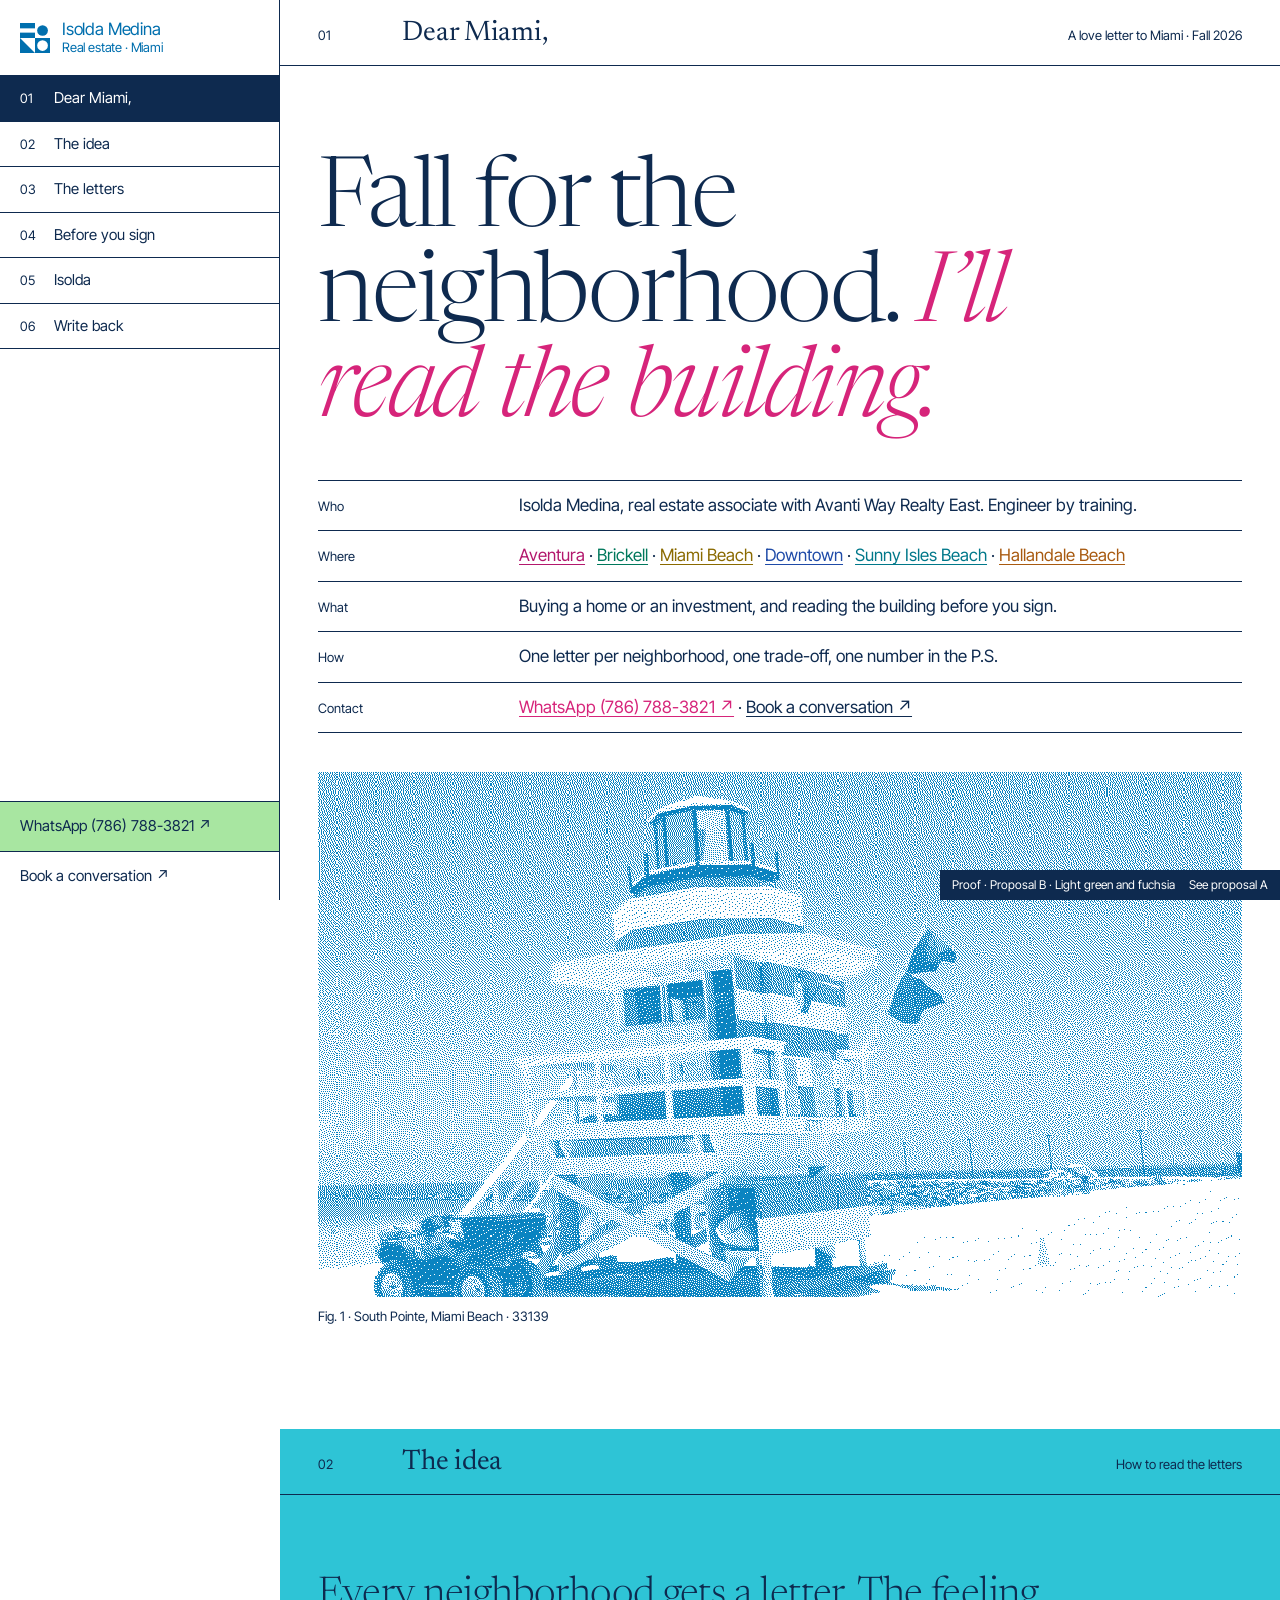
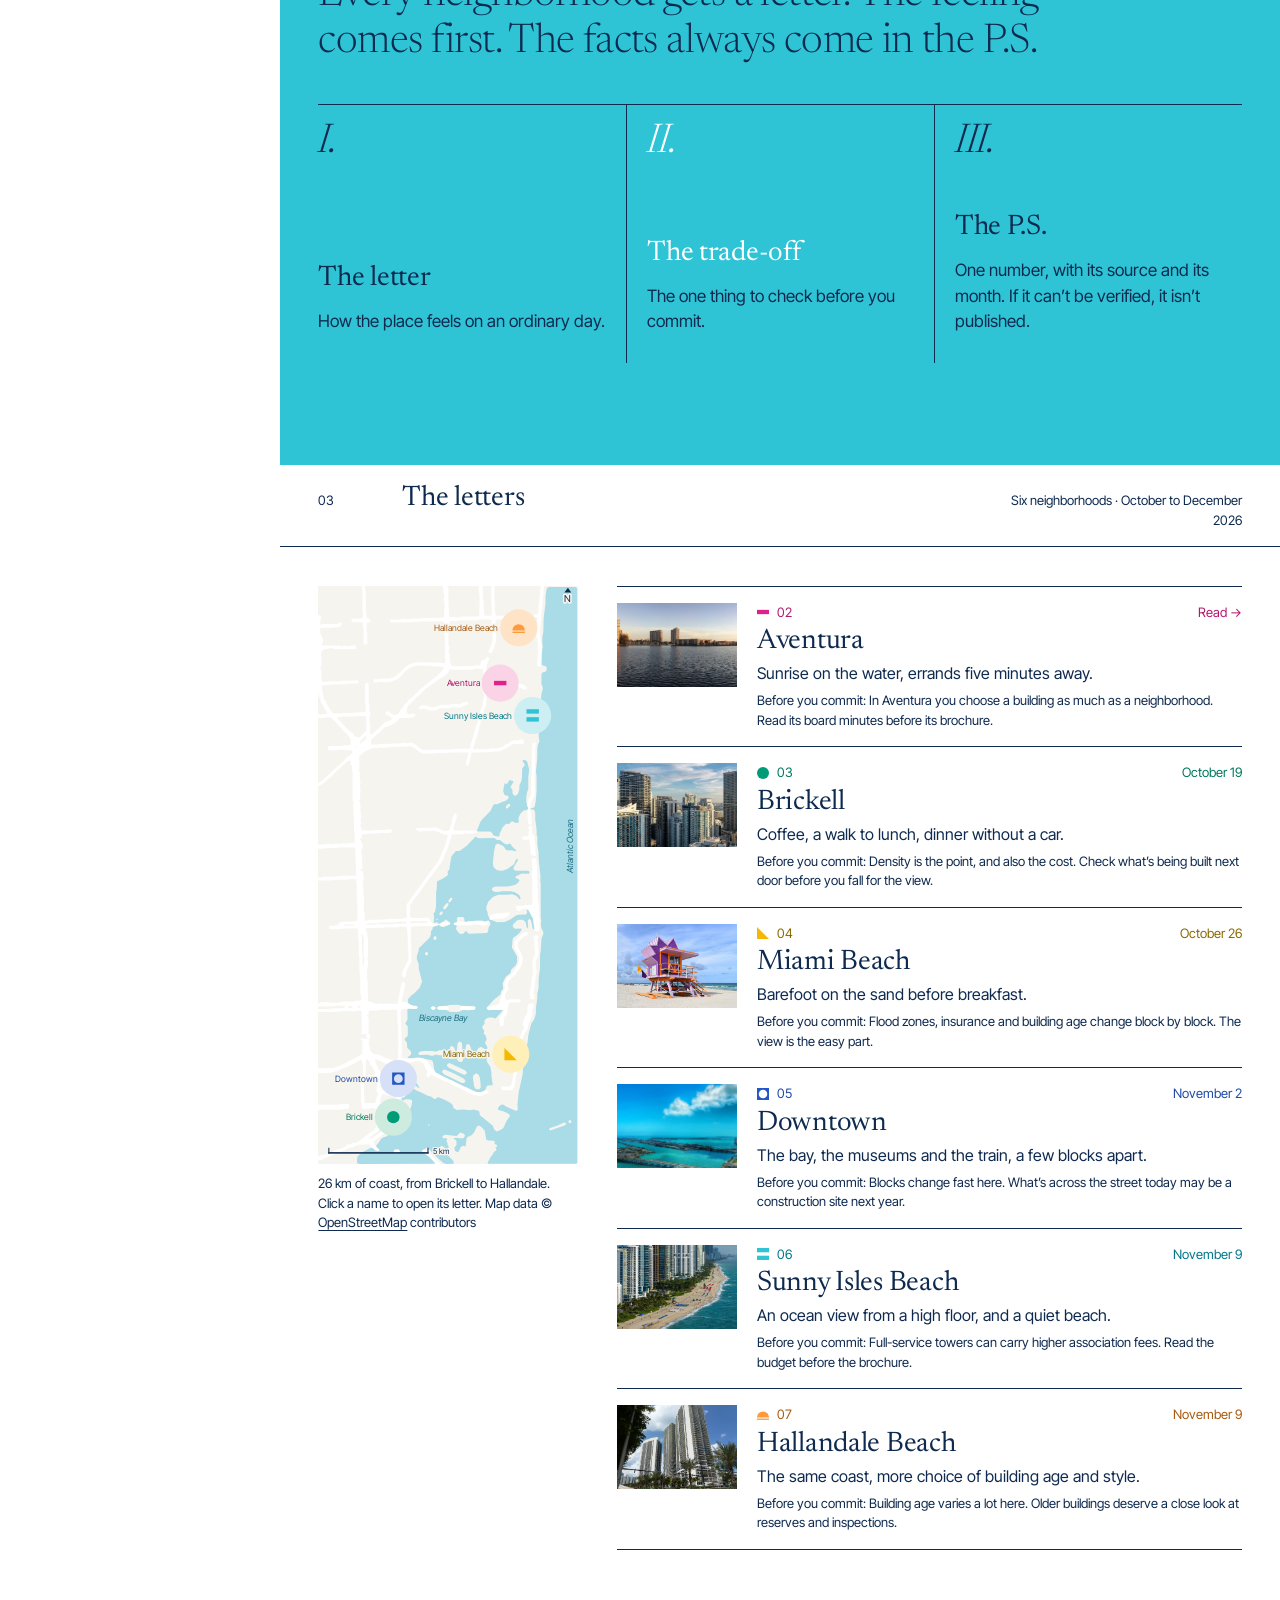
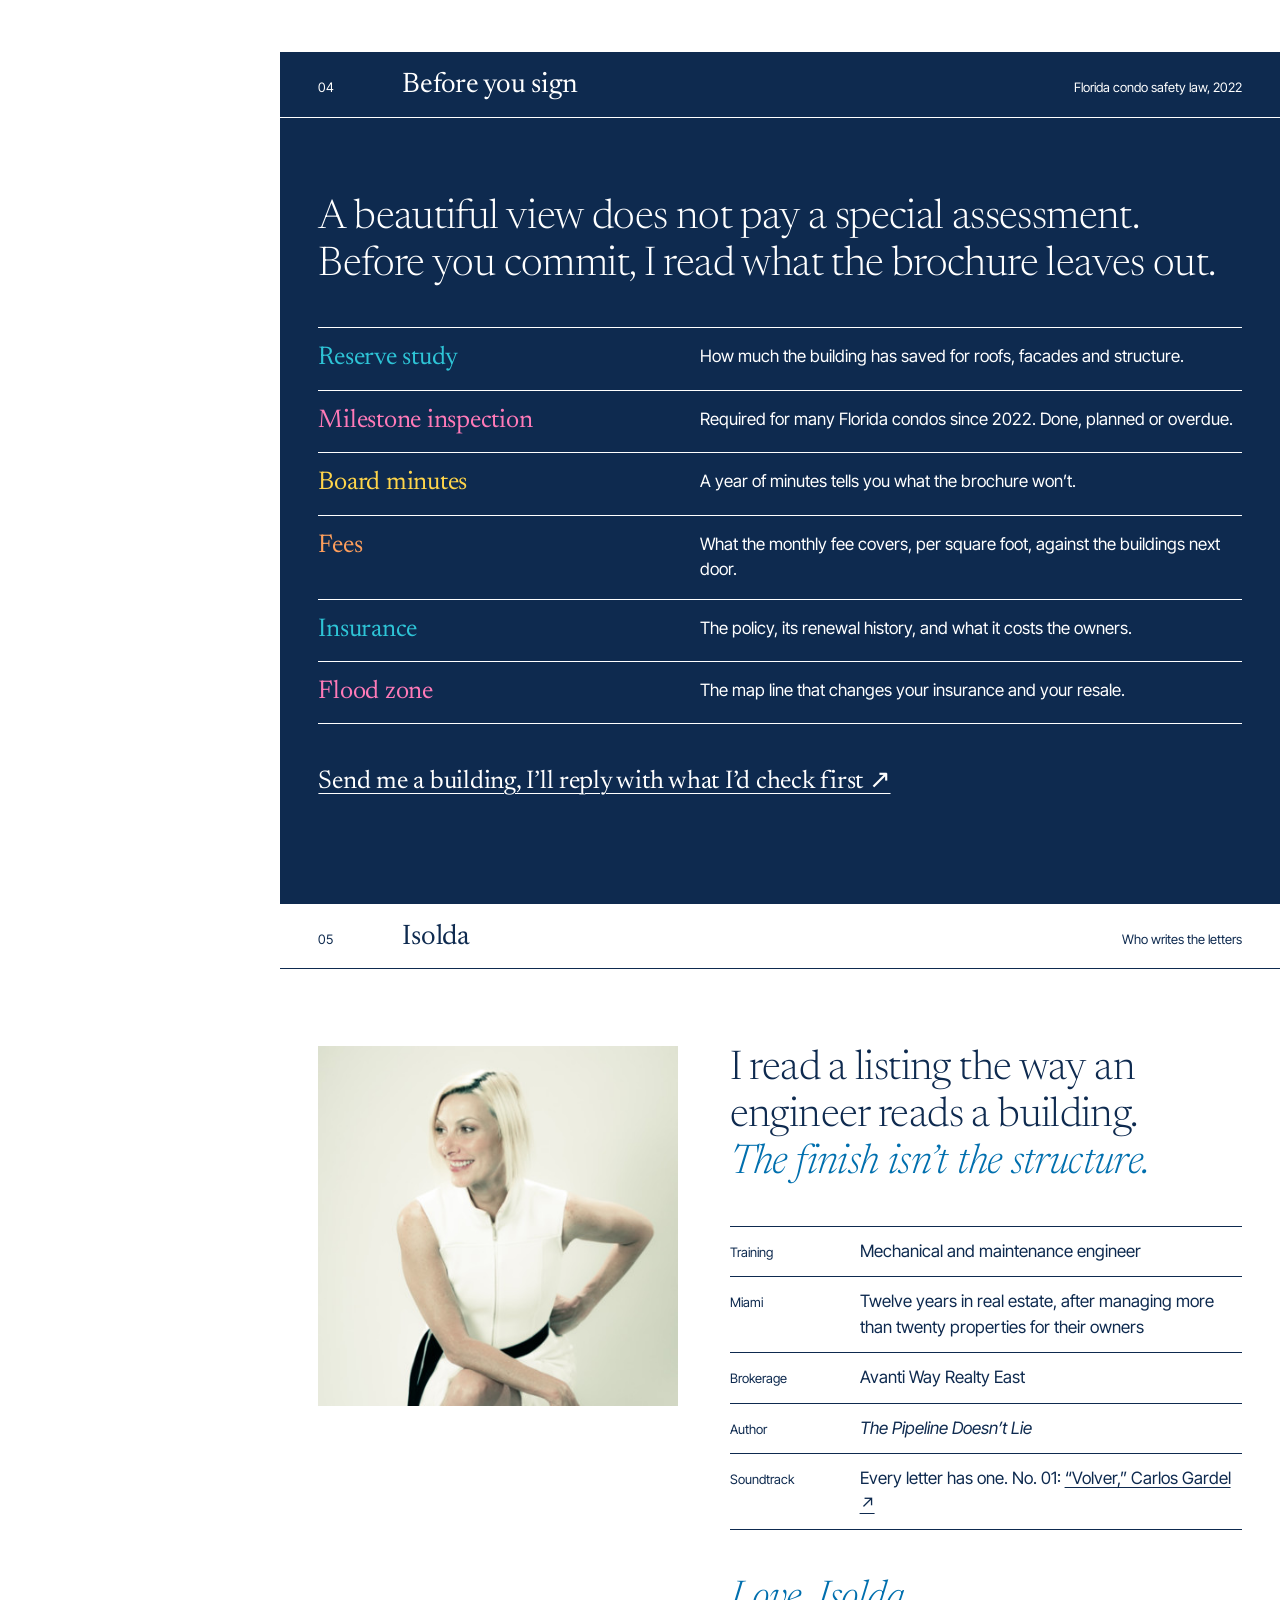
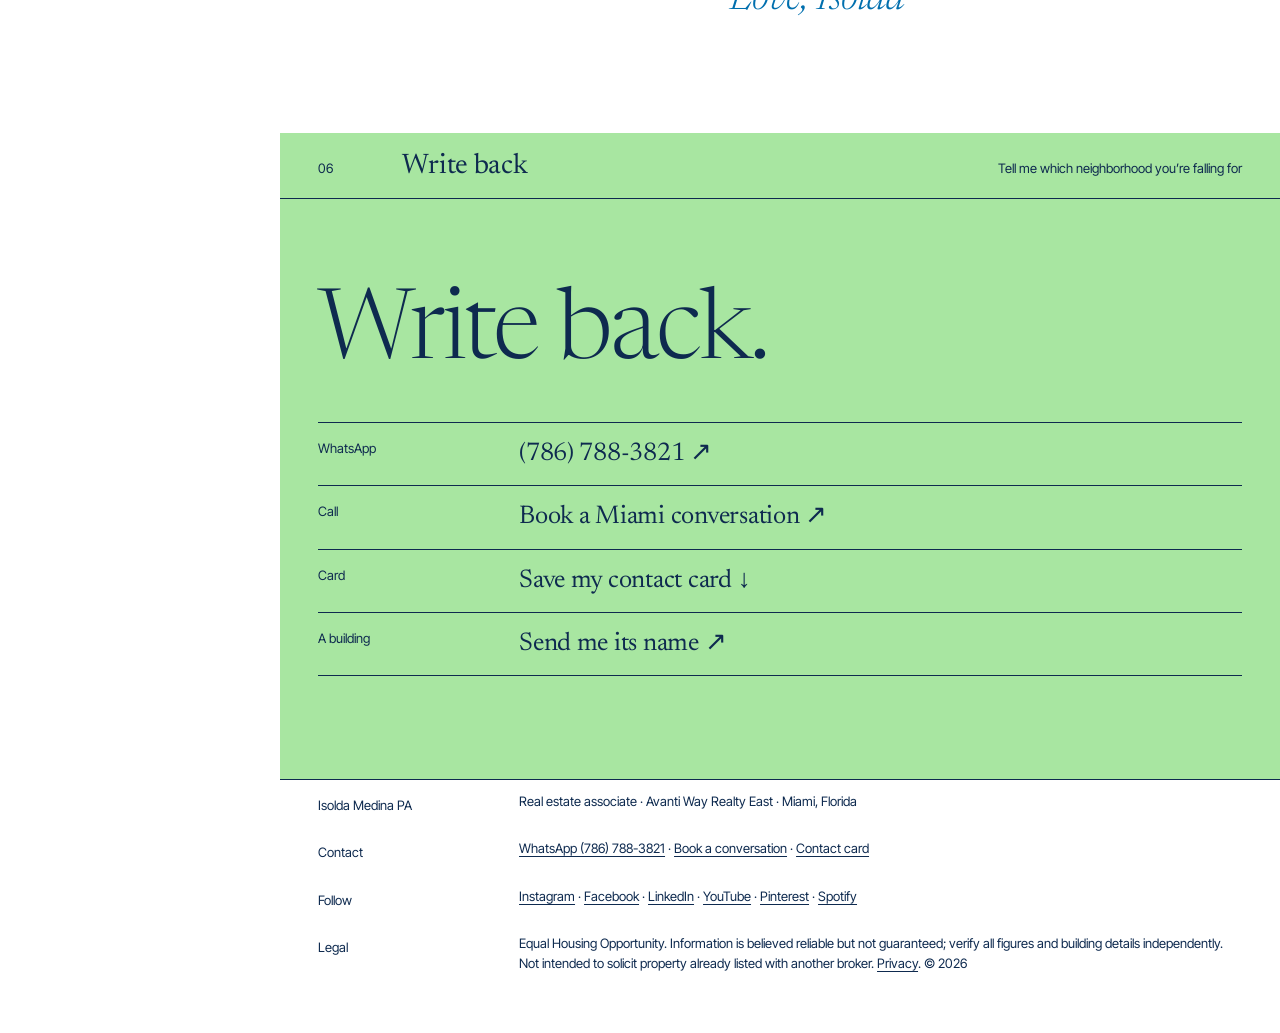
<file: B/index.html>
<!doctype html>
<html lang="en">
<head>
<meta name="robots" content="noindex, nofollow">
<meta charset="utf-8">
<meta name="viewport" content="width=device-width, initial-scale=1, viewport-fit=cover">
<title>Isolda Medina · Miami Real Estate · Dear Miami,</title>
<meta name="description" content="Isolda Medina, Miami real estate with Avanti Way Realty East. A love letter to each neighborhood, and an engineer’s reading of every building before you sign.">
<link rel="canonical" href="https://isoldamedinapa.com/">
<meta property="og:type" content="website">
<meta property="og:title" content="Isolda Medina · Miami Real Estate · Dear Miami,">
<meta property="og:description" content="Isolda Medina, Miami real estate with Avanti Way Realty East. A love letter to each neighborhood, and an engineer’s reading of every building before you sign.">
<meta property="og:url" content="https://isoldamedinapa.com/">
<meta property="og:image" content="https://isoldamedinapa.com/assets/img/og-image.png">
<meta name="twitter:card" content="summary_large_image">
<meta name="theme-color" content="#FBF5EC">
<link rel="icon" href="assets/img/favicon.svg" type="image/svg+xml">
<link rel="preconnect" href="https://fonts.googleapis.com">
<link rel="preconnect" href="https://fonts.gstatic.com" crossorigin>
<link href="https://fonts.googleapis.com/css2?family=Inter+Tight:wght@400&family=Newsreader:ital,opsz,wght@0,6..72,300;0,6..72,400;1,6..72,300;1,6..72,400&display=swap" rel="stylesheet">
<link rel="stylesheet" href="assets/css/style.css">
<script type="application/ld+json">{"@context":"https://schema.org","@graph":[{"@type":"RealEstateAgent","name":"Isolda Medina PA","url":"https://isoldamedinapa.com/","telephone":"+1-786-788-3821","parentOrganization":{"@type":"Organization","name":"Avanti Way Realty East"},"areaServed":["Aventura","Brickell","Miami Beach","Downtown Miami","Sunny Isles Beach","Hallandale Beach"],"sameAs":["https://www.instagram.com/imedinarealestate/","https://www.facebook.com/IMedinaRealEstate","https://www.linkedin.com/in/isoldamedina/","https://www.youtube.com/@IsoldaMedinaRealEstate","https://www.pinterest.com/imedinarealestate/","https://open.spotify.com/playlist/4Nnh7YsAHpSH1DuFs4NWzI"]},{"@type":"FAQPage","mainEntity":[{"@type":"Question","name":"What is A Love Letter to Miami?","acceptedAnswer":{"@type":"Answer","text":"A Love Letter to Miami is a neighborhood guide by Isolda Medina PA of Avanti Way Realty East. Each neighborhood gets a letter: what the place feels like, one honest trade-off, and a P.S. with one sourced, dated data point."}},{"@type":"Question","name":"Which Miami neighborhoods do the letters cover?","acceptedAnswer":{"@type":"Answer","text":"Aventura (33180), Brickell (33131), Miami Beach (33139, 33140 and 33141), Downtown Miami (33132), Sunny Isles Beach (33160) and Hallandale Beach (33009). The letters run from October to December 2026."}},{"@type":"Question","name":"Where does the data in each P.S. come from?","acceptedAnswer":{"@type":"Answer","text":"From Miami Realtors market reports, the MLS, Miami-Dade and Broward County property records, and each building\u2019s own documents, such as budgets, reserve studies and board minutes. Every number shows its source and month. If a number can\u2019t be verified, it isn\u2019t published."}},{"@type":"Question","name":"How do I choose between two Miami neighborhoods?","acceptedAnswer":{"@type":"Answer","text":"Start with your ordinary days, not your vacation days: how you get to work, where you shop, how close you want the water. Then compare the specific buildings on the same terms: fees, reserves, assessments, insurance and flood zone."}},{"@type":"Question","name":"Can I get a letter about a specific building?","acceptedAnswer":{"@type":"Answer","text":"Yes. Send the building name on WhatsApp and Isolda will reply with what she checks first and which documents to request."}}]}]}</script></head>
<body>
<div class="intro" id="intro" aria-hidden="true"><svg class="intro-mark" viewBox="0 0 716 716"><g class="s1"><rect x="0" y="0" width="358" height="128"/></g><g class="s2"><circle cx="538" cy="179" r="128"/></g><g class="s3"><rect x="0" y="230" width="358" height="128"/></g><g class="s4"><polygon points="0,358 0,716 358,716"/></g><g class="s5"><path fill-rule="evenodd" d="M358 358H716V716H358Z M410 538a128 128 0 1 0 256 0a128 128 0 1 0 -256 0Z"/></g></svg><span class="intro-name">Isolda Medina</span></div>
<script>(()=>{const src=document.getElementById("intro");if(!src)return;const tpl=src.cloneNode(true);const reduce=matchMedia("(prefers-reduced-motion: reduce)").matches;let seen=false,force=false;try{seen=sessionStorage.getItem("im-intro")==="1";force=sessionStorage.getItem("im-intro-force")==="1";sessionStorage.setItem("im-intro","1");sessionStorage.removeItem("im-intro-force")}catch(e){}let cur=0;const root=document.documentElement;const play=el=>{const t=++cur;let d=false;root.classList.add("intro-on");const done=()=>{if(d)return;d=true;el.remove();if(t===cur)root.classList.remove("intro-on")};el.addEventListener("animationend",e=>{if(e.target===el)done()});el.addEventListener("click",done);setTimeout(done,4200)};if((seen&&!force)||reduce)src.remove();else play(src);window.imIntro=()=>{if(reduce)return;const o=document.getElementById("intro");if(o)o.remove();const el=tpl.cloneNode(true);document.body.prepend(el);scrollTo({top:0,behavior:"instant"});play(el)}})();</script>
<a class="skip" href="#main">Skip to content</a>
<aside class="rail" aria-label="Index">
<a class="brand" href="index.html"><svg class="mark" viewBox="0 0 716 716" aria-hidden="true" fill="currentColor"><rect x="0" y="0" width="358" height="128"/><circle cx="538" cy="179" r="128"/><rect x="0" y="230" width="358" height="128"/><polygon points="0,358 0,716 358,716"/><path fill-rule="evenodd" d="M358 358H716V716H358Z M410 538a128 128 0 1 0 256 0a128 128 0 1 0 -256 0Z"/></svg><span>Isolda Medina<small>Real estate · Miami</small></span></a>
<details class="toc" open><summary>Index</summary>
<nav aria-label="Chapters"><ol><li><a href="#dear-miami" data-tone="ivory"><span>01</span>Dear Miami,</a></li><li><a href="#idea" data-tone="blue"><span>02</span>The idea</a></li><li><a href="#letters" data-tone="ivory"><span>03</span>The letters</a></li><li><a href="#before" data-tone="ink"><span>04</span>Before you sign</a></li><li><a href="#isolda" data-tone="ivory"><span>05</span>Isolda</a></li><li><a href="#write" data-tone="pink"><span>06</span>Write back</a></li></ol></nav>

</details>
<div class="rail-cta"><a class="pink" href="https://wa.me/17867883821?text=Hi%20Isolda%2C%20I%20read%20your%20letters%20to%20Miami.%20%28WEB%29">WhatsApp (786) 788-3821 ↗</a><a href="https://myavex.avantiway.com/CrmCalendar/agenda/4d791834f608772cd80d2600f37c3cb7">Book a conversation ↗</a></div>
</aside>
<main id="main"><section id="dear-miami" class="band band--white " aria-labelledby="dear-miami-h">
<header class="ch"><span class="ch-no">01</span><h2 id="dear-miami-h" class="ch-title">Dear Miami,</h2><span class="ch-meta">A love letter to Miami · Fall 2026</span></header>

<div class="hero">
<p class="giant">Fall for the neighborhood. <span class="pink">I’ll read the building.</span></p>
<dl class="rows"><div><dt>Who</dt><dd>Isolda Medina, real estate associate with Avanti Way Realty East. Engineer by training.</dd></div><div><dt>Where</dt><dd><a href="dear-aventura/index.html" style="color:#B3186D">Aventura</a> · <a href="dear-brickell/index.html" style="color:#00785C">Brickell</a> · <a href="dear-miami-beach/index.html" style="color:#8A6A00">Miami Beach</a> · <a href="dear-downtown/index.html" style="color:#1F4BA8">Downtown</a> · <a href="dear-sunny-isles-beach/index.html" style="color:#00788A">Sunny Isles Beach</a> · <a href="dear-hallandale-beach/index.html" style="color:#A85A10">Hallandale Beach</a></dd></div><div><dt>What</dt><dd>Buying a home or an investment, and reading the building before you sign.</dd></div><div><dt>How</dt><dd>One letter per neighborhood, one trade-off, one number in the P.S.</dd></div><div><dt>Contact</dt><dd><a class="pink" href="https://wa.me/17867883821?text=Hi%20Isolda%2C%20I%20read%20your%20letters%20to%20Miami.%20%28WEB%29">WhatsApp (786) 788-3821 ↗</a> · <a href="https://myavex.avantiway.com/CrmCalendar/agenda/4d791834f608772cd80d2600f37c3cb7">Book a conversation ↗</a></dd></div></dl>
</div>
<figure class="plate"><img src="assets/img/south-pointe.png" width="1800" height="1024" alt="Lifeguard tower at South Pointe, Miami Beach"><figcaption>Fig. 1 · South Pointe, Miami Beach · 33139</figcaption></figure>

</section>
<section id="idea" class="band band--blue " aria-labelledby="idea-h">
<header class="ch"><span class="ch-no">02</span><h2 id="idea-h" class="ch-title">The idea</h2><span class="ch-meta">How to read the letters</span></header>

<p class="statement">Every neighborhood gets a letter. The feeling comes first. The facts always come in the P.S.</p>
<ol class="cells">
<li><span class="cell-no">I.</span><b>The letter</b><span>How the place feels on an ordinary day.</span></li>
<li><span class="cell-no">II.</span><b>The trade-off</b><span>The one thing to check before you commit.</span></li>
<li><span class="cell-no">III.</span><b>The P.S.</b><span>One number, with its source and its month. If it can’t be verified, it isn’t published.</span></li>
</ol>

</section>
<section id="letters" class="band band--sand " aria-labelledby="letters-h">
<header class="ch"><span class="ch-no">03</span><h2 id="letters-h" class="ch-title">The letters</h2><span class="ch-meta">Six neighborhoods · October to December 2026</span></header>

<div class="letters-grid">
<figure class="overview"><svg class="map-svg map-svg--overview" xmlns="http://www.w3.org/2000/svg" viewBox="0 0 126 280" role="img" aria-label="Map of Miami with the six neighborhoods of the letters, from Brickell to Hallandale"><rect width="126" height="280" fill="#F5F4EF"/><path fill="#A9DCE6" fill-rule="evenodd" d="M125.00 279.74 82.33 279.73 82.06 279.33 83.67 276.30 84.75 275.00 85.13 274.00 86.37 273.33 86.33 272.55 86.00 272.07 85.63 272.00 86.33 271.72 86.81 271.00 86.33 270.39 85.63 270.33 85.40 270.00 85.63 269.33 85.33 268.62 82.33 268.45 81.43 268.00 80.71 263.67 78.82 261.67 78.00 261.23 76.90 261.67 75.72 264.33 74.33 265.91 72.67 266.61 72.00 267.30 71.46 271.33 70.33 271.04 69.67 271.22 68.95 272.00 68.00 274.04 67.00 273.93 66.33 273.41 66.03 272.00 67.07 270.67 67.08 269.00 66.67 268.22 65.66 267.67 65.64 267.33 67.00 267.10 68.67 267.43 70.33 267.33 71.18 266.33 70.80 265.33 69.00 264.60 68.33 264.92 67.67 265.96 67.00 266.25 61.67 265.67 60.29 266.33 60.29 267.00 60.67 267.33 62.00 267.38 62.59 267.67 62.18 268.67 62.72 269.67 62.72 270.67 63.42 271.67 62.68 272.33 62.00 272.44 60.33 271.22 59.67 271.07 59.30 271.33 59.27 272.00 65.46 278.33 65.80 279.33 65.33 279.78 62.00 279.82 60.67 279.39 55.41 274.67 54.80 273.67 53.33 272.18 52.67 271.85 50.67 273.28 50.62 274.00 53.67 276.20 55.83 278.33 56.60 279.33 56.33 279.73 20.00 279.83 19.00 279.48 18.87 278.33 19.06 276.33 20.67 274.61 25.00 272.25 26.33 272.00 28.33 273.40 29.33 273.33 29.38 272.67 28.27 271.67 28.16 271.00 29.79 269.00 30.33 267.84 31.67 266.92 33.33 266.40 35.33 264.08 38.67 262.39 39.46 261.67 39.89 260.67 40.21 255.33 40.84 253.00 40.55 251.67 41.00 250.23 41.33 250.17 41.67 250.58 42.95 253.33 43.67 253.94 44.33 253.76 44.68 253.33 45.39 251.00 45.62 249.33 45.01 248.67 42.33 248.55 41.00 249.18 40.57 248.67 40.45 248.00 40.67 247.67 42.67 246.73 43.67 245.67 43.55 242.67 45.00 239.51 45.67 238.84 46.58 239.33 48.45 241.67 49.18 243.00 49.00 243.18 46.67 241.78 46.00 241.73 45.52 242.33 46.33 243.39 48.33 244.63 49.33 244.88 53.33 246.90 54.67 247.23 56.33 248.36 57.00 248.32 58.00 247.49 58.33 247.49 61.00 248.58 64.00 250.20 65.19 251.33 65.56 252.67 66.67 253.42 67.33 253.66 70.33 253.50 73.67 253.78 75.00 253.50 77.67 254.09 78.16 254.67 78.22 255.67 78.55 256.33 84.66 261.33 85.21 263.00 86.33 263.99 87.00 263.99 89.02 263.00 89.80 262.33 91.31 259.00 92.94 256.67 92.77 256.00 92.00 255.43 89.67 254.28 87.33 253.71 87.12 253.00 87.67 251.85 88.67 251.18 89.67 251.05 91.00 252.02 95.67 254.10 96.33 254.05 96.78 253.33 96.55 251.00 97.21 245.00 99.12 236.33 99.21 234.00 100.21 227.00 101.46 221.00 101.88 217.33 103.32 211.67 104.57 210.00 105.46 207.33 105.51 204.33 106.12 200.00 106.21 197.33 106.82 194.33 106.84 190.00 107.49 185.00 107.51 178.67 107.82 177.00 108.18 170.67 109.15 168.33 109.01 167.33 108.22 166.00 107.91 164.00 108.08 162.00 107.83 160.33 107.83 144.00 107.59 142.33 107.78 141.00 106.84 132.33 106.79 129.00 106.18 125.00 106.22 121.67 105.88 120.67 105.82 117.67 105.18 113.00 105.16 109.67 104.67 108.54 104.00 108.13 103.00 108.11 102.74 107.67 104.33 107.37 105.00 106.68 105.46 103.67 105.83 99.67 105.82 91.67 105.52 90.00 106.16 83.00 106.21 78.33 106.66 76.33 107.21 75.33 106.84 72.67 106.84 70.00 107.46 66.67 107.55 64.67 108.06 63.33 107.65 62.00 108.00 61.60 110.00 61.34 110.61 60.67 110.33 59.95 108.67 59.59 108.00 59.00 107.83 56.00 108.21 52.00 108.83 50.00 108.78 49.00 108.18 47.33 108.19 42.67 108.67 41.93 110.33 41.45 110.82 40.33 110.67 39.33 110.33 38.89 108.67 38.40 108.31 38.00 108.51 31.33 108.83 29.33 108.58 27.33 108.67 24.33 109.12 22.00 109.24 15.67 110.12 8.67 110.18 5.00 110.54 2.00 111.00 0.83 112.00 0.50 124.67 0.52 125.33 0.87 125.50 1.67 125.50 278.33 125.41 279.33 125.00 279.74ZM87.33 121.46 85.00 120.79 84.11 119.33 83.33 118.88 77.67 118.81 77.15 118.67 77.01 118.33 78.53 114.33 79.33 113.14 83.47 109.00 85.00 105.94 85.33 105.72 86.67 105.70 89.67 104.29 91.00 104.01 92.05 103.00 92.31 102.33 92.09 101.67 90.33 101.15 89.63 99.33 90.33 95.45 91.00 95.76 91.67 95.71 92.67 93.88 94.33 94.37 94.63 94.67 94.54 95.00 93.18 97.33 94.09 98.67 94.25 100.67 95.00 101.45 95.67 101.61 96.80 100.67 97.46 98.67 97.55 96.33 98.38 94.67 98.75 93.00 98.88 88.33 100.16 86.67 98.99 84.67 99.33 84.28 100.33 84.40 101.00 84.76 101.37 85.33 102.26 89.00 101.84 92.33 101.82 98.33 101.21 100.00 100.83 102.33 100.88 105.00 101.91 107.67 101.33 108.34 99.33 108.87 98.00 110.26 97.20 112.00 97.01 113.00 97.31 114.00 97.00 114.54 96.00 114.70 94.00 113.90 93.22 114.33 92.67 115.26 91.33 115.06 90.67 115.51 89.28 117.00 87.96 120.00 87.76 121.00 87.33 121.46ZM91.75 107.67 93.06 106.33 93.03 105.67 92.67 105.40 92.00 105.55 90.96 106.67 91.00 107.66 91.75 107.67ZM79.33 245.04 77.00 245.11 75.00 244.41 57.33 235.87 56.32 234.33 55.63 230.33 55.00 229.66 48.33 228.33 45.67 228.82 43.58 228.67 43.42 228.00 45.05 227.00 45.05 225.67 44.67 224.86 43.26 223.67 43.01 221.00 41.93 219.67 42.16 219.00 43.33 218.01 43.49 217.33 43.45 213.33 42.25 211.67 43.02 210.67 43.35 209.67 43.26 205.00 44.00 204.52 47.33 204.78 48.00 204.39 48.15 204.00 47.67 203.33 45.33 203.04 44.00 202.37 43.55 201.67 43.55 200.33 43.87 199.67 45.33 198.14 46.67 197.16 49.14 194.67 50.41 191.67 48.88 185.67 48.72 183.00 47.84 180.67 47.88 179.00 48.71 176.67 48.90 175.33 54.05 170.33 54.70 168.67 54.62 167.33 55.34 166.33 55.67 164.96 57.00 164.77 58.33 163.80 59.67 165.01 61.00 165.12 63.34 164.00 63.81 163.33 63.42 162.67 62.00 161.51 58.67 163.86 57.67 162.90 57.33 162.80 56.33 163.20 55.99 163.00 56.23 160.00 55.87 158.67 56.67 157.67 57.16 155.00 57.18 148.33 57.49 146.67 57.58 143.33 58.00 142.80 60.33 141.72 62.77 140.00 62.95 139.33 62.68 138.33 63.55 137.33 64.57 131.00 66.43 128.67 67.00 128.25 68.33 128.32 69.07 128.00 72.15 125.67 76.33 121.28 77.33 122.01 78.00 122.16 85.33 122.01 86.67 122.94 88.00 122.93 90.33 124.83 91.67 125.21 93.00 124.72 93.33 124.86 93.87 126.00 96.01 128.00 96.03 128.33 95.67 128.44 93.67 128.00 92.00 128.05 91.00 127.67 89.67 125.91 87.33 124.85 86.26 125.00 85.88 125.67 85.21 128.67 84.66 134.33 84.99 136.00 86.33 137.39 87.33 137.79 89.33 137.82 91.67 137.02 94.92 134.67 95.92 132.33 96.33 132.06 96.70 132.33 96.67 133.05 94.65 136.33 94.67 137.00 95.00 137.47 96.00 137.90 101.67 137.86 102.40 138.33 102.41 139.00 102.01 139.33 98.67 139.21 95.67 140.61 95.67 141.39 97.18 142.00 97.60 142.67 96.33 144.14 95.00 144.91 91.67 145.49 86.00 145.53 84.58 146.00 84.23 146.67 84.33 147.33 85.33 148.02 87.00 148.17 89.00 147.84 93.33 147.84 95.33 148.29 97.44 149.67 98.00 150.95 98.02 151.67 97.67 151.83 96.00 149.93 94.00 149.20 92.00 149.49 87.33 149.54 84.67 150.61 82.33 152.97 81.54 155.33 81.55 156.67 82.07 157.67 82.16 159.00 83.00 161.02 83.67 161.60 86.67 162.79 90.33 162.72 92.67 161.72 95.67 159.61 97.00 159.21 100.67 159.01 101.29 158.33 100.99 157.00 101.33 156.63 102.01 157.00 104.00 160.91 104.80 165.33 104.67 166.06 104.33 166.27 104.00 166.08 103.14 162.00 102.73 161.33 102.33 161.19 101.67 161.66 101.50 162.33 101.78 164.67 101.67 166.01 100.99 165.00 100.60 163.00 100.00 162.21 99.00 161.62 97.67 161.54 96.33 161.98 94.33 164.00 94.33 165.00 95.33 166.01 98.33 165.84 98.66 166.33 97.83 167.67 96.33 169.14 94.67 170.21 94.22 171.00 93.88 175.00 96.38 179.33 96.38 182.00 95.67 183.74 93.61 185.67 93.02 187.67 91.33 188.86 90.65 189.67 89.38 192.33 89.66 195.00 88.66 196.33 88.33 197.81 85.00 200.50 81.93 204.00 82.00 204.76 83.00 205.40 84.33 205.18 88.33 205.17 89.18 205.33 89.31 205.67 86.00 209.38 84.33 208.88 82.67 208.88 81.33 209.53 80.49 210.67 80.68 212.00 79.66 213.00 79.55 214.00 80.47 215.33 80.27 216.67 81.11 217.67 81.69 219.33 80.90 221.33 81.90 223.00 82.00 223.81 81.67 224.17 80.67 224.13 79.33 223.33 78.67 223.23 77.67 223.84 76.85 225.00 78.00 226.79 79.33 227.46 80.67 227.13 82.00 225.74 82.28 226.00 82.12 228.00 81.63 229.67 81.98 230.67 83.38 232.67 84.00 235.67 83.99 237.33 84.59 241.33 84.33 241.70 82.33 241.88 81.67 242.22 80.99 244.00 79.33 245.04ZM64.07 153.00 65.06 151.67 65.00 151.04 64.67 150.87 63.85 151.33 63.16 152.33 63.33 153.30 64.07 153.00ZM61.72 156.33 63.04 154.67 63.23 154.00 63.00 153.36 62.00 153.85 60.60 155.67 60.67 156.34 61.00 156.52 61.72 156.33ZM59.73 159.33 60.42 158.33 60.33 157.69 60.00 157.53 59.33 157.86 58.73 158.67 59.00 159.37 59.73 159.33ZM70.35 168.33 71.67 166.94 72.67 168.10 73.33 168.32 81.67 168.01 82.34 167.33 82.58 165.33 83.54 164.00 83.35 163.00 82.67 162.25 81.33 162.50 79.33 162.00 74.00 162.41 73.00 162.17 71.33 162.72 70.97 162.33 70.81 161.00 70.33 160.29 67.67 160.29 67.22 161.00 67.25 162.67 66.02 163.33 65.89 163.67 66.04 164.00 67.12 164.33 67.22 164.67 66.72 166.00 68.22 168.00 69.00 168.45 70.35 168.33ZM57.94 161.67 58.00 161.08 57.40 161.00 57.33 161.65 57.94 161.67ZM57.05 171.33 57.44 170.67 57.33 170.00 57.00 169.62 56.33 169.62 55.90 170.33 56.00 171.00 56.33 171.38 57.05 171.33ZM53.10 178.67 53.32 177.67 53.00 177.29 52.33 177.27 51.89 177.67 51.73 178.33 52.33 178.94 53.10 178.67ZM68.68 206.00 70.00 205.22 75.33 205.12 76.00 204.72 76.15 204.33 76.00 203.95 75.33 203.55 70.00 203.41 67.67 202.74 63.67 202.84 62.00 203.45 58.67 203.55 57.80 204.33 58.67 205.12 62.00 205.22 63.67 206.12 67.00 206.26 68.68 206.00ZM56.33 205.00 56.87 204.33 56.33 203.67 55.67 203.56 54.96 204.00 54.96 204.67 55.33 205.00 56.33 205.00ZM69.72 230.33 70.21 229.67 70.41 225.33 69.88 224.33 69.68 221.33 68.67 220.51 68.00 220.86 67.55 221.67 67.26 225.67 67.68 226.33 67.83 227.33 67.39 229.33 67.85 230.00 68.67 230.52 69.72 230.33ZM73.09 228.67 73.82 227.67 74.28 225.00 73.67 222.65 73.00 221.89 72.33 221.73 71.66 222.33 71.45 224.33 71.07 225.33 71.67 228.02 72.33 228.73 73.09 228.67ZM66.06 228.67 66.22 226.67 66.60 225.67 66.01 223.67 65.00 222.72 64.33 222.90 64.00 223.32 63.74 224.67 63.33 225.07 58.67 224.84 57.00 225.51 55.67 225.18 50.67 225.18 49.00 225.65 48.52 226.33 48.67 226.72 49.33 227.12 53.00 227.01 54.67 227.49 55.67 227.45 57.00 226.83 58.33 227.16 61.33 227.15 63.00 228.23 64.33 228.73 65.33 228.99 66.06 228.67ZM71.31 236.67 72.15 235.67 71.33 234.61 64.00 231.11 63.33 231.05 62.55 231.67 62.39 232.33 63.33 233.24 70.33 236.57 71.31 236.67ZM70.65 240.67 71.11 240.33 71.40 239.67 70.67 238.61 66.33 236.23 61.67 234.26 61.00 234.14 60.22 234.67 60.06 235.33 61.00 236.40 69.67 240.58 70.65 240.67ZM78.01 243.67 78.67 243.01 78.82 242.33 78.46 238.33 77.80 236.67 76.67 235.94 75.51 236.67 74.96 237.67 75.54 242.00 75.95 243.00 76.64 243.67 78.01 243.67ZM122.27 260.00 122.71 259.67 122.71 259.00 122.33 258.68 121.67 258.68 121.29 259.00 121.28 259.67 121.67 259.99 122.27 260.00ZM113.53 263.33 119.33 261.23 120.05 260.67 120.01 260.00 119.33 259.79 118.67 259.95 115.67 261.28 112.33 262.38 111.86 263.00 112.33 263.60 113.53 263.33ZM53.92 261.33 54.00 260.75 53.42 260.67 53.33 261.25 53.92 261.33ZM39.00 274.33 39.48 273.67 39.00 273.00 37.67 272.88 36.96 273.33 36.96 274.00 37.33 274.33 39.00 274.33Z"/><path fill="#FFFFFF" fill-rule="evenodd" d="M23.33 28.39 22.55 28.33 22.19 28.00 22.12 27.67 22.10 21.67 21.78 20.00 21.67 17.78 21.33 17.58 20.00 17.55 19.00 17.25 18.00 17.55 17.00 17.55 16.33 17.21 16.13 16.67 16.19 16.33 16.67 15.85 21.33 15.76 21.76 15.33 21.76 12.67 21.46 11.00 21.57 5.00 21.43 2.33 21.12 0.67 21.23 0.00 21.67 -0.21 22.33 -0.21 22.77 0.00 22.90 2.00 23.22 3.00 23.10 5.00 23.23 12.00 23.48 13.00 23.32 14.33 23.67 15.55 24.67 15.85 25.47 16.67 25.47 17.00 25.21 17.33 23.78 17.67 23.58 18.00 23.57 21.67 23.88 22.67 23.77 24.00 23.89 27.33 23.81 28.00 23.33 28.39ZM1.00 278.15 0.00 278.10 -0.21 277.67 -0.15 276.67 0.67 275.86 1.33 275.89 2.33 275.20 3.33 275.42 4.33 275.10 5.33 274.29 6.00 274.33 7.00 274.01 7.67 273.44 9.00 272.84 9.67 272.61 10.33 272.67 13.33 271.39 13.80 270.67 14.33 270.37 14.67 270.29 15.33 270.56 15.94 270.33 16.67 269.62 17.33 269.75 18.33 269.57 21.02 268.00 22.11 267.00 26.12 264.00 27.00 263.75 28.10 261.67 28.12 258.67 28.43 257.67 28.57 256.33 28.18 255.33 28.02 254.00 27.67 253.11 27.33 252.91 25.33 252.90 24.67 253.14 22.00 253.22 21.67 253.15 21.19 252.67 21.10 250.67 20.78 249.67 20.76 241.67 20.46 240.67 21.00 239.45 21.33 239.19 22.00 239.12 22.33 239.33 22.42 239.67 22.23 240.67 22.24 244.00 22.39 244.67 22.24 246.33 22.48 247.00 22.58 250.00 22.78 250.33 27.55 250.33 28.35 248.33 28.51 247.33 29.02 246.33 29.10 245.67 29.00 245.24 28.30 244.67 28.28 243.67 28.67 241.67 28.35 240.33 28.00 239.73 27.33 239.43 23.00 239.49 22.33 239.33 21.85 238.33 21.77 233.33 21.90 232.33 21.51 231.00 21.33 229.47 21.00 229.35 20.00 229.66 17.67 231.16 15.00 232.33 14.00 233.05 13.33 233.00 9.33 234.82 6.00 235.81 0.67 235.89 0.00 235.77 -0.21 235.33 -0.10 233.67 0.67 233.44 7.00 233.43 8.33 233.16 12.67 231.35 14.00 230.68 15.00 229.94 18.67 228.35 19.67 227.51 21.23 226.67 21.44 226.00 21.42 220.33 20.63 219.33 21.00 218.87 22.67 219.33 23.00 219.33 23.49 219.00 23.60 218.33 22.98 217.67 23.33 217.04 23.67 217.33 25.00 216.96 25.36 217.33 25.12 218.00 25.36 218.67 24.68 219.33 24.88 220.00 24.57 221.33 25.32 224.67 25.67 225.36 26.33 226.08 27.00 226.57 29.33 226.85 33.00 228.68 36.00 229.52 36.67 229.99 38.00 229.94 38.67 229.33 38.90 222.33 38.76 212.67 38.45 211.67 38.42 205.67 38.00 205.18 30.00 205.24 29.00 205.55 24.67 205.67 24.45 206.00 24.70 207.33 24.33 207.71 23.62 207.67 23.60 208.00 24.33 208.78 24.55 209.33 24.49 216.33 24.00 216.89 23.33 216.99 22.67 216.77 21.33 217.04 20.97 216.67 21.22 216.00 21.11 206.33 20.89 205.67 20.00 205.57 18.00 205.89 14.00 205.77 10.33 205.90 9.33 206.22 8.33 206.23 0.33 206.21 -0.10 206.00 -0.21 205.67 -0.10 205.00 0.33 204.79 5.33 204.77 6.33 204.60 7.67 204.67 8.33 204.45 12.33 204.42 12.67 204.26 13.07 203.33 12.67 203.01 12.00 203.22 9.00 203.24 7.33 203.54 6.33 203.32 4.67 203.56 0.00 203.44 -0.21 203.00 -0.11 202.33 1.33 201.60 4.67 201.44 6.00 201.76 10.33 201.76 11.33 201.27 12.33 201.12 17.33 201.22 18.33 200.78 20.33 200.76 20.67 200.66 20.88 200.33 20.76 198.00 20.46 197.00 20.43 188.67 20.12 187.67 20.10 181.00 19.86 180.33 20.00 179.33 19.78 178.67 19.76 173.00 19.60 172.33 19.67 171.00 19.45 170.33 19.33 166.11 18.67 165.89 12.67 165.89 11.67 166.06 11.00 165.92 10.00 166.22 6.00 166.22 5.67 166.15 5.20 165.67 5.33 165.12 6.00 164.52 9.23 164.33 11.00 162.52 17.00 162.43 17.67 162.19 18.67 162.15 19.00 161.90 19.11 155.00 18.78 152.67 18.76 144.67 18.43 142.33 18.00 141.91 15.67 141.89 14.33 142.22 8.00 142.24 7.00 142.55 0.67 142.56 0.00 142.44 -0.21 142.00 0.00 141.23 1.67 141.10 2.67 140.78 8.67 140.77 10.00 140.45 17.33 140.35 18.23 140.00 18.42 139.67 18.44 137.33 18.43 135.67 18.12 133.33 18.09 127.00 17.89 126.67 10.67 126.57 9.67 126.88 3.67 126.90 2.67 127.22 1.67 127.23 0.33 127.21 0.00 127.10 -0.21 126.67 -0.10 125.33 0.33 125.12 3.67 125.10 4.67 124.85 6.67 125.10 7.67 124.78 11.33 124.76 12.00 124.61 14.00 124.76 15.00 124.45 17.33 124.42 17.76 124.00 17.77 123.00 17.76 119.33 17.45 118.33 17.43 112.33 17.12 111.33 17.10 104.67 16.78 103.67 16.76 89.67 16.52 89.00 16.43 87.33 15.85 86.33 15.89 85.33 15.73 85.00 15.00 84.46 13.64 85.33 11.00 87.91 10.00 88.59 5.67 92.91 4.67 93.59 2.33 95.83 0.33 96.80 0.00 96.76 -0.21 96.33 0.00 95.55 2.36 94.00 4.67 91.76 5.67 91.08 6.78 89.67 7.67 89.08 9.67 87.09 10.67 86.41 14.33 82.76 15.33 82.08 16.41 81.00 16.75 80.33 16.33 79.66 13.67 79.55 12.67 79.24 9.67 79.24 8.67 79.54 6.00 79.56 5.33 79.48 5.00 79.21 4.78 78.33 4.85 78.00 5.33 77.52 11.33 77.43 12.33 77.12 14.67 77.10 15.87 76.67 15.99 76.33 15.78 75.67 15.68 74.00 14.41 72.00 12.76 70.67 12.08 69.67 9.76 67.33 9.08 66.33 6.33 63.66 3.67 63.57 2.67 63.88 0.33 63.88 -0.10 63.67 -0.21 63.33 -0.21 62.67 0.00 62.23 3.67 62.10 4.45 61.67 1.18 55.67 1.22 54.67 0.52 53.67 -0.22 50.00 -0.21 14.67 0.00 14.23 0.67 14.12 1.00 14.19 1.48 14.67 1.22 17.00 0.91 18.00 1.00 18.55 1.33 18.74 2.33 18.45 9.00 18.43 10.33 17.78 11.00 17.85 11.47 18.33 11.24 19.00 10.55 19.67 10.00 19.88 6.33 20.22 1.33 20.24 1.00 20.45 0.98 22.00 1.32 23.33 2.15 25.00 2.54 26.67 1.72 28.67 8.33 28.90 9.67 28.78 10.67 28.94 11.33 29.32 11.67 29.32 12.33 28.85 13.00 28.78 14.33 29.42 15.33 28.85 16.67 28.89 17.67 28.53 18.16 29.00 18.47 29.67 18.47 30.00 18.21 30.33 17.33 30.56 8.00 30.49 7.33 30.40 6.33 29.92 4.33 30.48 3.33 30.51 2.00 31.48 1.47 31.67 1.34 32.00 1.55 32.67 1.44 34.33 1.71 35.00 1.55 39.00 1.08 40.00 1.48 40.67 1.72 42.00 1.44 43.33 1.71 44.00 1.67 44.67 2.00 46.22 2.33 46.42 4.00 46.43 5.00 46.12 11.00 46.10 11.67 45.86 18.33 45.76 19.00 45.62 19.80 46.33 19.67 46.87 19.00 47.22 15.00 47.24 14.33 47.48 13.00 47.55 7.67 47.57 7.00 47.81 2.11 48.00 1.91 48.33 1.90 50.00 2.22 51.00 2.32 52.33 2.72 53.33 2.66 54.33 3.48 55.33 4.66 58.00 6.67 61.02 7.33 61.67 11.33 61.76 12.00 61.52 17.67 61.43 19.67 61.12 22.67 61.09 23.00 60.89 23.11 60.33 23.10 57.67 22.78 56.00 22.78 47.67 22.85 47.33 23.33 46.85 24.21 47.00 24.55 47.67 24.57 57.00 24.81 57.67 24.91 60.67 25.54 62.00 24.99 63.00 24.89 63.67 24.90 65.67 25.22 66.67 25.23 71.33 25.33 71.73 26.00 71.77 26.67 71.41 32.45 66.00 35.00 65.01 35.96 64.33 36.04 64.00 35.00 63.49 33.67 62.34 33.00 62.38 32.67 62.19 32.52 61.33 33.00 60.77 33.33 60.62 34.33 60.85 35.67 62.02 36.67 62.43 37.33 62.43 38.68 62.00 39.34 61.33 39.67 60.11 41.01 59.00 41.51 57.67 42.00 57.08 42.67 56.61 43.00 56.66 43.42 55.67 44.33 54.76 45.33 54.08 49.33 50.09 57.67 43.41 60.08 41.00 60.80 39.67 60.67 39.29 59.00 38.90 55.33 38.88 54.00 38.56 48.00 38.57 46.00 38.98 44.33 39.65 42.33 41.26 40.55 43.33 38.56 45.00 36.00 46.15 34.67 46.24 33.67 46.55 30.00 46.42 27.67 46.88 27.14 46.67 26.94 46.33 26.94 45.67 27.14 45.33 27.67 45.12 29.00 45.10 30.00 44.78 34.00 44.76 36.00 44.35 38.33 43.08 42.67 38.84 44.33 37.85 46.33 37.18 49.67 37.10 51.67 36.78 52.33 37.00 54.33 36.86 55.00 37.10 58.67 37.12 61.00 37.42 61.33 37.23 61.76 36.00 61.45 34.67 61.45 32.67 61.67 31.67 61.45 31.00 61.43 24.67 61.11 23.33 61.35 21.67 61.12 20.33 61.00 17.25 60.33 17.09 48.67 17.23 47.33 17.54 46.33 17.33 45.67 17.55 36.67 17.56 35.67 17.71 34.77 17.00 34.63 16.67 34.81 16.33 36.00 16.11 39.23 16.33 40.00 15.95 40.67 16.02 42.00 15.78 43.33 16.08 44.00 15.93 45.33 16.00 46.00 15.79 47.33 15.91 53.00 15.45 60.00 15.43 61.00 15.08 61.12 11.00 61.42 10.00 61.12 9.00 61.10 7.33 60.86 6.67 61.10 5.67 61.10 4.33 60.78 3.33 60.76 1.67 60.45 0.67 60.56 0.00 61.00 -0.21 62.00 -0.22 62.55 0.00 62.81 0.33 63.22 2.00 63.22 3.00 62.92 4.00 63.21 5.00 63.00 6.00 63.22 6.67 63.39 9.33 63.10 10.33 63.55 11.67 63.33 13.00 63.55 13.67 63.58 14.67 63.78 15.00 68.67 15.11 70.00 14.78 77.33 14.77 78.00 14.55 78.23 7.67 78.10 3.67 77.78 2.67 77.79 0.33 78.00 -0.10 78.67 -0.23 79.67 -0.10 79.88 0.33 79.77 3.00 79.90 6.67 80.22 7.67 80.32 13.33 80.67 14.23 81.00 14.42 83.67 14.42 84.00 14.22 84.11 13.67 84.10 9.00 83.78 6.33 83.90 5.00 83.79 0.33 84.00 -0.10 85.00 -0.21 85.42 0.00 85.55 1.33 85.43 3.33 85.57 9.67 85.72 10.33 85.57 11.67 86.00 14.22 86.67 14.44 91.67 14.44 93.67 14.12 96.67 14.12 97.00 14.19 97.48 14.67 97.48 15.33 97.00 15.83 96.33 16.14 95.33 15.90 93.00 15.89 90.67 16.22 86.33 16.24 86.00 16.45 85.89 19.33 86.21 20.67 86.22 26.33 85.78 27.33 85.81 28.00 85.06 30.67 84.24 32.00 83.67 32.48 83.33 32.54 82.67 32.20 82.53 31.67 83.18 30.00 83.67 29.33 83.85 28.33 84.43 27.00 84.43 21.67 84.12 20.00 84.23 19.33 84.09 16.67 83.89 16.33 79.33 16.10 77.00 16.55 69.33 16.57 68.33 16.88 64.29 17.00 63.92 17.33 63.65 18.00 63.55 20.33 62.92 21.67 63.22 22.67 63.22 23.67 62.92 24.67 63.22 25.67 63.09 28.00 63.56 29.67 63.48 31.00 63.08 31.67 63.88 33.33 63.77 35.33 63.90 36.67 64.33 38.01 65.00 38.68 65.67 38.90 75.00 38.76 76.00 38.45 78.33 38.42 78.67 38.22 78.85 36.67 79.33 36.09 79.67 35.85 80.67 35.67 81.67 34.52 82.33 34.52 82.81 35.00 82.87 35.33 81.57 38.67 81.55 42.33 81.33 43.00 81.55 44.00 81.58 46.67 81.74 47.00 84.00 48.17 85.00 49.01 86.00 49.33 88.67 49.02 92.00 47.85 95.33 47.11 97.00 47.12 98.67 47.51 100.33 48.17 101.15 49.00 101.15 49.67 100.67 50.14 99.33 49.82 98.00 49.24 95.00 49.24 88.00 51.22 84.67 51.15 83.00 49.98 82.33 49.66 81.94 49.67 81.57 50.67 81.56 56.00 81.40 57.33 80.65 59.33 79.15 65.00 78.32 67.33 77.49 71.00 75.32 77.67 75.12 78.67 75.33 79.00 76.33 79.10 77.33 78.86 78.00 79.09 79.67 78.91 82.00 79.09 83.00 78.78 84.67 78.61 86.00 78.76 89.67 77.68 90.67 76.84 92.57 76.00 93.33 75.18 95.33 74.61 96.33 74.76 98.67 74.13 99.00 74.19 99.48 74.67 99.71 76.00 99.53 76.33 99.00 76.55 97.00 76.56 95.33 76.33 94.33 76.65 93.00 77.32 91.33 78.48 90.67 78.66 90.00 79.16 87.67 80.22 86.67 80.10 84.67 80.24 83.67 80.55 74.67 80.66 74.18 81.33 73.82 83.67 73.32 85.00 73.15 86.00 72.67 86.86 72.33 87.04 71.85 86.67 71.52 85.67 72.77 81.33 72.67 80.62 64.00 80.56 62.00 80.88 57.00 80.90 56.00 81.22 51.33 81.22 49.33 80.49 46.00 77.99 44.33 77.43 42.67 77.81 35.00 78.00 34.33 78.22 31.33 78.39 29.00 78.24 28.33 78.48 25.67 78.57 23.67 79.82 22.33 80.32 20.17 82.33 19.90 83.00 19.89 84.67 20.14 85.67 20.00 86.67 20.22 88.00 19.55 89.33 20.15 90.00 20.22 90.33 20.24 93.67 20.55 94.67 20.55 95.67 20.23 97.00 20.55 98.33 20.55 100.33 20.23 101.67 20.47 103.00 19.74 104.00 20.40 105.00 20.55 106.00 20.57 109.67 20.89 111.00 20.88 112.00 20.58 113.00 20.89 114.67 20.81 115.33 20.36 116.00 20.81 116.67 21.00 117.70 21.33 118.26 22.00 118.44 26.33 118.43 28.00 118.12 33.00 118.10 34.00 117.78 35.00 117.78 35.67 118.12 35.87 118.67 35.67 119.21 35.00 119.55 30.33 119.57 28.67 119.88 23.67 119.90 22.67 120.22 21.67 120.24 21.24 120.67 21.15 122.00 20.34 122.67 20.26 123.00 21.15 123.67 21.55 125.33 21.55 126.33 21.15 128.00 20.69 128.67 21.22 129.67 21.56 136.00 21.33 136.88 21.00 137.17 20.18 137.33 20.18 137.67 21.33 137.85 21.81 138.33 21.90 140.33 22.21 141.33 21.90 142.33 21.73 145.00 22.04 145.67 21.90 147.00 22.14 148.00 21.92 148.67 22.39 152.33 22.11 157.00 22.55 158.67 22.58 161.67 22.78 162.00 23.33 162.09 25.67 161.52 27.33 161.75 28.33 161.45 29.67 161.57 33.00 161.43 34.00 161.12 39.67 161.23 42.89 160.67 43.09 160.33 43.11 159.33 42.78 158.00 42.78 155.00 43.18 153.67 58.35 133.00 61.02 127.00 62.35 123.00 62.76 121.33 62.73 120.33 60.67 120.15 57.00 118.57 51.33 118.57 50.33 118.88 49.00 118.88 47.57 118.00 47.32 117.67 47.59 117.33 48.67 117.12 55.00 117.10 56.00 116.78 57.00 116.78 61.00 118.58 62.00 118.67 63.33 118.34 63.67 118.00 64.02 117.00 64.76 114.33 64.93 113.00 65.51 111.33 66.00 110.45 66.33 110.20 66.67 110.20 67.15 110.67 67.22 111.67 65.65 117.00 65.67 118.10 66.00 118.35 66.67 118.44 73.67 118.44 74.67 118.28 76.00 118.51 76.95 119.00 76.67 119.56 76.00 119.88 71.33 119.90 69.67 120.22 65.33 120.24 64.67 120.66 63.82 124.00 62.82 127.00 61.32 130.33 60.49 132.67 56.33 138.56 52.67 143.31 50.00 147.22 46.00 152.32 45.67 153.21 45.00 153.73 44.65 154.33 44.56 160.00 44.78 160.67 50.67 160.77 53.00 160.53 54.00 161.12 54.74 162.67 56.67 163.55 57.00 163.92 58.00 163.30 58.67 163.62 60.33 162.78 63.67 162.86 64.04 163.33 63.89 163.67 63.33 164.15 61.00 164.55 59.33 164.55 58.33 164.05 57.67 164.46 57.00 164.22 56.33 164.71 55.33 164.81 54.33 164.57 52.00 164.72 50.67 164.56 49.67 164.81 48.67 164.67 48.00 164.88 45.33 164.91 45.00 165.11 44.89 171.67 45.22 173.67 45.10 174.67 45.24 180.33 45.39 181.00 45.15 182.00 42.65 186.67 42.48 189.00 42.00 189.48 41.67 189.54 41.33 189.48 40.85 189.00 40.85 186.67 43.76 181.00 43.76 176.33 43.45 175.33 43.44 170.00 43.28 169.00 43.42 168.33 43.12 167.33 43.23 166.67 43.00 165.12 42.67 164.92 42.00 165.06 40.00 164.78 39.00 165.22 32.67 165.23 31.33 165.55 29.33 165.43 23.14 165.67 23.01 166.00 23.82 168.33 23.90 169.67 24.23 171.00 24.22 179.67 23.77 180.67 24.15 181.33 24.39 182.33 23.57 187.33 23.81 188.00 23.77 189.67 24.15 193.00 23.92 194.00 24.22 195.00 24.10 196.67 24.24 200.67 24.41 201.00 25.00 201.35 26.33 201.52 27.00 202.01 28.33 202.33 30.33 202.18 31.33 202.42 32.33 202.12 33.67 202.43 34.67 202.19 35.67 202.43 38.23 202.33 38.76 201.33 38.85 199.67 39.43 198.00 39.51 196.67 40.52 192.33 41.00 191.85 41.33 191.79 41.88 192.00 42.21 192.67 41.57 195.67 41.49 197.00 40.57 200.00 40.60 201.33 42.67 201.51 45.33 203.02 46.67 203.59 47.33 203.29 47.67 203.37 48.20 203.67 48.37 204.00 47.67 204.80 44.00 204.56 42.67 204.88 40.27 205.00 40.10 207.00 40.24 215.33 40.54 216.33 40.33 217.00 40.56 218.33 40.56 226.33 40.34 228.33 40.47 228.67 45.67 228.77 47.00 228.45 48.33 228.57 49.67 228.44 51.33 228.85 52.22 229.33 53.24 230.33 54.99 233.33 56.00 233.93 56.01 234.67 57.00 235.68 58.33 236.18 59.00 236.68 63.67 239.02 64.67 239.18 65.33 239.68 70.67 242.36 72.00 242.85 75.67 244.68 77.00 245.10 79.00 245.10 81.33 244.13 82.33 244.51 82.70 245.00 82.33 245.48 79.00 246.82 78.00 246.88 77.33 246.67 75.33 246.49 62.67 240.32 61.33 239.83 56.00 237.16 55.33 236.65 54.67 236.54 53.88 237.67 53.00 237.81 52.52 237.33 52.46 237.00 52.99 234.67 51.85 233.67 51.68 232.33 51.00 231.06 49.67 230.32 48.67 230.15 48.00 229.79 47.33 230.15 45.33 230.55 43.67 230.57 42.00 230.99 41.33 231.37 40.67 231.12 40.24 232.00 40.18 236.33 40.25 236.67 41.14 237.33 41.23 238.67 41.82 240.67 42.47 244.00 42.15 247.00 41.67 247.48 40.33 247.65 39.74 248.00 39.58 248.33 39.55 249.67 39.15 251.67 38.65 253.00 38.49 254.33 36.81 261.33 26.99 269.00 26.99 269.67 27.32 270.33 28.26 271.67 29.56 272.67 29.70 273.00 29.56 273.33 29.00 273.71 27.67 273.16 24.67 270.33 23.33 270.24 21.33 270.54 20.67 270.43 18.33 270.98 16.67 271.82 15.67 271.98 9.00 274.65 7.33 275.49 5.67 275.98 1.00 278.15ZM107.33 39.15 106.67 39.15 106.19 38.67 106.12 38.33 106.19 34.67 106.44 33.67 106.44 27.33 105.78 24.67 105.77 20.67 106.10 19.33 106.12 16.67 106.41 15.67 106.22 15.33 104.79 15.00 104.53 14.67 104.53 14.33 105.00 13.85 106.22 13.67 106.68 12.67 106.78 9.33 107.10 8.33 107.12 6.67 107.43 5.00 107.45 2.33 107.76 1.33 107.79 0.33 108.00 -0.10 109.00 -0.21 109.44 0.00 109.54 0.33 109.24 1.33 109.22 4.00 108.90 5.00 108.88 8.00 108.57 9.00 108.55 11.00 108.24 12.67 108.14 14.67 107.92 15.33 108.21 16.33 107.90 17.33 107.88 19.00 107.56 20.33 107.57 24.67 107.88 25.67 107.78 26.67 108.22 27.67 108.22 32.00 107.90 33.00 107.88 38.33 107.81 38.67 107.33 39.15ZM58.36 79.33 59.00 79.12 63.67 79.11 64.67 78.94 65.33 79.08 68.00 78.78 73.00 78.82 73.33 78.80 73.68 78.33 74.00 77.00 73.95 76.33 75.02 73.67 76.18 69.00 77.35 65.67 78.85 59.67 79.18 58.67 79.67 58.00 80.12 54.67 80.43 53.67 80.43 53.00 80.12 52.00 80.00 40.14 79.67 40.01 79.00 40.22 78.00 40.22 77.00 40.00 74.33 40.56 65.33 40.56 63.78 40.33 62.67 42.22 61.67 43.24 58.00 45.50 57.33 46.16 52.31 49.67 49.33 52.58 48.33 53.26 43.60 58.00 42.92 60.33 43.33 61.89 43.67 62.09 44.33 62.11 45.67 61.78 46.67 61.85 47.14 62.33 47.14 62.67 46.88 63.00 45.67 63.63 44.33 63.88 39.67 63.87 37.67 65.91 36.33 66.83 34.33 67.82 33.33 67.98 31.98 68.67 29.33 71.24 28.25 72.00 25.92 74.33 25.57 75.00 25.67 76.55 26.33 76.77 29.00 76.76 30.00 76.45 36.00 76.43 37.00 76.12 40.33 76.10 41.00 75.94 43.33 76.10 44.67 75.78 46.00 76.18 47.33 76.84 49.99 79.00 51.00 79.35 58.36 79.33ZM57.33 60.15 54.00 60.22 52.33 59.57 50.33 59.57 49.33 59.80 48.87 59.33 48.86 59.00 49.67 58.09 50.33 57.78 52.00 57.78 53.67 58.35 55.67 58.76 57.33 58.35 59.67 57.45 63.00 57.57 64.67 57.12 68.67 57.10 71.00 56.12 72.33 56.19 72.80 56.67 72.80 57.00 72.33 57.48 70.67 57.98 69.33 58.82 65.00 58.77 62.00 59.22 59.33 59.24 57.33 60.15ZM19.68 73.33 20.33 73.08 23.34 70.00 23.43 65.67 23.09 63.33 22.89 63.00 19.00 62.89 17.67 63.21 11.67 63.24 11.00 63.49 10.00 63.43 9.28 63.67 9.29 64.00 9.59 64.33 14.00 68.94 17.24 71.67 18.00 72.93 19.68 73.33ZM21.07 76.00 23.34 74.00 23.33 72.62 23.00 72.63 22.67 72.92 20.33 75.33 20.34 76.00 20.67 76.21 21.07 76.00ZM103.00 115.58 102.33 115.50 101.85 115.00 101.78 114.67 101.76 113.33 101.45 112.33 101.44 109.00 101.52 108.33 101.90 107.67 101.52 107.00 101.28 106.00 101.52 104.00 103.09 101.33 103.12 97.67 103.42 96.67 103.11 95.00 103.23 94.00 103.12 93.00 103.44 91.67 103.57 80.67 103.45 79.67 103.68 78.67 103.46 77.33 104.00 76.12 104.67 75.79 105.21 76.00 105.54 76.67 105.23 78.00 105.23 88.33 104.89 90.67 104.88 101.33 102.90 105.33 102.88 107.00 102.65 108.00 103.22 109.67 103.24 112.67 103.49 114.67 103.47 115.00 103.00 115.58ZM18.81 78.33 18.98 78.00 18.67 77.60 18.33 77.79 18.26 78.33 18.67 78.55 18.81 78.33ZM105.00 130.80 103.45 130.33 102.85 129.00 102.76 125.67 102.45 124.67 102.33 122.81 102.00 122.68 101.33 122.88 99.33 122.81 98.85 122.33 98.79 122.00 98.85 121.67 99.33 121.19 101.67 121.09 102.00 120.89 101.94 119.00 102.32 118.33 102.32 118.00 101.85 117.33 101.85 116.67 102.33 116.16 103.00 115.83 103.48 116.33 103.55 116.67 103.65 119.33 103.99 120.33 104.82 121.33 104.88 121.67 104.90 124.00 105.22 125.00 105.24 128.00 105.56 129.33 105.48 130.33 105.00 130.80ZM106.67 167.15 105.33 167.15 104.85 166.67 104.76 165.00 104.45 164.00 104.35 161.33 101.74 156.67 101.00 156.24 99.67 156.24 98.67 156.65 98.00 157.15 96.67 157.38 96.19 157.00 96.01 156.00 95.63 155.33 95.81 155.00 96.33 154.78 99.33 154.76 100.33 154.45 103.33 154.42 103.76 154.00 103.77 142.00 103.45 140.67 103.44 139.33 103.51 138.33 103.76 137.67 103.77 136.00 103.29 132.33 103.47 132.00 104.00 131.78 105.33 131.85 105.81 132.33 105.90 134.67 106.22 135.67 106.22 136.67 105.92 137.67 106.22 139.33 106.24 145.33 106.54 147.00 106.33 148.00 106.55 148.67 106.57 152.67 106.88 153.67 106.90 156.33 107.23 158.33 107.22 166.33 107.15 166.67 106.67 167.15ZM83.67 161.71 83.33 161.56 82.95 161.00 83.17 160.33 83.79 159.33 85.00 158.85 87.00 158.45 89.33 158.43 90.67 158.11 92.67 158.19 93.04 158.67 92.22 159.67 90.33 160.82 87.33 161.22 85.00 161.24 83.67 161.71ZM81.00 164.49 79.67 164.55 78.33 163.98 77.67 163.89 75.00 163.90 74.00 164.22 67.67 164.22 66.00 164.05 65.64 163.67 65.78 163.33 66.33 162.95 67.00 163.00 68.00 162.60 69.00 162.45 70.33 162.45 71.67 162.76 72.67 162.45 75.33 162.33 76.00 162.12 78.00 162.12 80.33 162.76 81.33 162.57 82.33 161.96 82.67 162.11 83.04 162.67 82.89 163.00 81.89 164.00 81.00 164.49ZM45.70 163.33 46.33 163.11 52.67 163.09 53.07 162.67 52.88 162.33 52.33 162.23 45.00 162.33 44.68 162.67 44.68 163.00 45.00 163.34 45.70 163.33ZM27.36 164.00 28.00 163.76 34.67 163.77 35.67 163.60 36.33 163.75 38.00 163.45 40.00 163.67 40.67 163.45 42.33 163.43 42.97 163.00 42.67 162.58 39.67 162.43 36.33 162.89 31.00 162.91 30.00 163.24 24.67 163.24 23.18 163.67 23.18 164.00 23.33 164.06 27.36 164.00ZM17.27 164.33 17.45 164.00 16.00 163.92 13.00 163.93 12.73 164.00 12.55 164.33 17.27 164.33ZM89.33 213.15 88.67 213.15 88.19 212.67 87.78 211.00 87.78 209.67 88.18 208.33 89.67 206.67 89.99 205.67 89.86 205.33 83.67 205.23 82.67 205.38 82.00 204.91 81.63 204.33 82.33 203.53 83.33 203.67 84.67 203.18 86.00 203.02 87.67 202.22 87.85 200.67 88.68 199.00 89.18 197.00 90.43 195.00 90.43 194.00 90.12 192.67 90.51 191.33 91.67 189.45 92.67 188.74 94.68 186.67 96.67 183.67 97.35 181.67 97.43 180.33 97.02 178.67 95.18 175.33 95.18 172.33 95.76 171.33 99.11 168.00 100.67 167.51 101.33 167.52 101.81 168.00 101.67 168.88 99.33 169.92 97.00 172.32 96.57 173.67 96.99 175.33 98.49 178.00 99.14 180.33 98.82 182.67 98.49 183.67 97.83 185.00 95.98 187.33 95.33 188.56 94.00 189.59 92.33 191.33 91.90 192.67 91.90 193.33 92.22 194.33 92.15 195.33 90.99 197.00 90.57 198.33 90.65 199.33 91.00 200.02 91.67 200.56 93.00 199.95 93.67 200.10 97.33 200.12 98.00 200.46 98.14 201.00 97.67 201.48 96.00 201.72 93.67 201.57 92.67 201.98 92.33 202.32 91.90 204.33 91.82 206.33 91.33 207.55 89.99 209.00 89.88 212.33 89.81 212.67 89.33 213.15ZM21.87 184.00 22.07 183.67 22.18 181.67 22.75 181.00 22.17 180.33 22.09 180.00 22.09 176.00 21.94 175.33 22.11 174.33 22.09 170.00 21.33 168.40 21.00 168.26 21.20 169.00 21.24 176.67 21.57 177.67 21.59 183.67 21.67 184.10 21.87 184.00ZM104.33 200.14 103.00 200.14 102.52 199.67 102.45 197.33 103.10 194.33 103.45 190.33 104.10 187.33 104.10 185.67 103.78 184.67 103.78 182.33 104.18 180.33 105.10 178.33 105.10 176.33 104.78 175.33 104.76 172.33 104.45 171.33 104.45 170.00 104.52 169.67 105.00 169.19 106.00 169.12 106.33 169.19 106.80 169.67 106.80 170.00 106.33 170.67 106.23 171.33 106.55 172.67 106.57 175.33 106.88 176.33 106.88 178.00 106.48 179.67 105.99 180.33 105.57 182.00 105.57 184.67 105.88 187.00 105.24 190.00 105.22 191.33 104.90 192.33 104.88 194.33 104.25 197.33 104.82 198.33 104.88 199.33 104.81 199.67 104.33 200.14ZM93.33 244.15 89.33 244.15 88.85 243.67 88.86 242.67 89.33 242.29 90.33 242.44 92.67 242.35 93.27 242.00 93.68 241.33 94.43 237.67 94.51 236.33 95.10 234.33 95.12 233.00 95.43 232.00 95.51 230.33 95.76 229.67 95.78 228.00 96.10 227.00 96.12 225.67 96.67 224.33 96.53 223.33 96.76 222.67 96.85 221.00 98.85 215.33 99.76 214.33 99.67 213.33 99.27 212.67 99.18 211.33 100.17 208.67 101.34 207.00 101.52 203.00 102.33 202.20 104.00 202.19 104.47 202.67 104.47 203.00 103.90 205.67 103.82 207.33 103.15 209.33 101.98 211.67 101.30 214.67 99.98 216.67 99.82 217.67 98.98 219.33 98.15 222.00 97.66 223.00 97.88 225.67 97.57 226.67 97.49 228.33 97.24 229.00 97.22 230.67 96.57 233.67 96.55 235.00 95.57 239.00 95.55 240.33 95.15 242.33 94.55 243.67 93.33 244.15ZM16.59 204.00 16.74 203.67 16.55 203.33 15.67 203.23 15.00 203.33 14.37 204.00 14.67 204.33 16.00 204.25 16.59 204.00ZM20.52 204.00 20.64 203.67 20.00 203.24 19.33 203.32 18.78 203.67 19.00 204.07 20.52 204.00ZM62.67 205.15 58.67 205.22 58.11 205.00 57.57 204.33 58.11 203.67 58.67 203.45 62.67 203.29 63.14 203.67 63.22 204.33 63.15 204.67 62.67 205.15ZM72.00 205.39 71.00 205.23 69.33 205.38 68.86 205.00 68.85 204.00 69.33 203.52 70.67 203.28 71.33 203.43 75.33 203.45 76.00 203.76 76.37 204.33 75.67 205.15 72.00 205.39ZM56.33 205.15 55.67 205.22 55.11 205.00 54.63 204.33 54.77 204.00 55.67 203.45 56.55 203.67 57.10 204.33 56.33 205.15ZM24.03 237.00 24.33 236.86 27.00 236.76 27.67 236.40 27.88 236.00 26.67 233.33 26.00 232.39 25.19 231.67 25.01 230.33 23.67 229.02 23.33 229.14 23.23 229.67 23.10 232.33 23.23 236.33 23.46 237.00 24.03 237.00ZM37.55 250.00 37.76 249.67 37.77 247.33 37.67 246.67 37.43 246.33 37.85 245.00 38.33 244.52 40.41 244.33 40.12 243.33 40.10 242.00 39.51 240.67 39.34 239.33 39.00 239.01 38.00 239.22 37.33 239.15 36.67 238.68 35.67 239.22 34.00 239.15 33.52 238.67 33.46 237.33 33.67 236.81 34.00 236.62 35.67 236.77 37.00 236.45 38.00 236.65 38.33 236.53 38.33 232.12 38.00 231.92 37.00 232.22 35.33 232.22 33.67 231.82 29.00 229.32 28.00 229.12 27.67 229.33 27.58 229.67 27.98 231.00 29.32 234.00 30.15 235.00 30.42 236.33 30.67 236.66 31.00 236.76 32.00 236.62 32.33 236.81 32.82 238.33 32.81 238.67 32.33 239.15 31.00 239.33 30.33 240.00 30.24 241.00 30.43 242.67 31.00 243.89 31.33 244.09 34.67 244.52 35.33 245.64 36.33 245.53 37.15 246.33 36.67 246.81 35.67 247.06 34.00 246.82 33.00 246.32 31.33 246.01 30.68 246.67 30.72 247.33 29.99 249.33 30.00 249.87 30.33 250.09 33.33 250.23 37.55 250.00ZM1.00 253.82 0.33 253.81 -0.15 253.33 -0.21 251.67 -0.10 251.33 0.33 251.12 9.33 251.11 11.33 250.78 14.00 250.77 14.67 250.85 15.14 251.33 15.14 252.67 14.67 253.15 14.33 253.22 12.67 253.24 12.00 253.48 10.67 253.55 1.67 253.57 1.00 253.82ZM26.01 267.67 27.11 266.67 30.02 264.67 34.36 261.33 35.33 260.34 35.85 257.33 36.76 254.33 36.99 253.00 36.86 252.67 35.67 252.57 34.67 252.88 33.33 252.77 30.92 253.00 30.33 254.00 30.22 255.33 29.92 256.33 30.22 257.33 30.23 260.67 29.82 262.33 29.48 263.33 28.67 264.24 27.39 265.00 26.88 265.67 25.01 267.00 25.01 267.33 25.33 267.67 26.01 267.67ZM38.67 274.49 37.33 274.48 36.77 274.00 36.63 273.67 36.77 273.33 37.33 272.85 39.00 272.85 39.70 273.67 39.53 274.00 38.67 274.49ZM59.33 280.51 58.00 280.55 57.45 280.33 56.74 279.33 53.67 276.26 51.67 274.65 50.47 274.00 50.30 273.67 50.44 273.33 51.00 272.85 51.33 272.79 52.56 273.33 56.33 277.08 57.33 277.76 58.06 278.67 59.25 279.67 59.62 280.33 59.33 280.51Z"/><g transform="translate(123.4 126.0) rotate(-90)"><text x="0.0" y="0.0" font-size="4.2" fill="#1F6F86" text-anchor="middle" font-style="italic" font-family="Newsreader, Georgia, serif">Atlantic Ocean</text></g><text x="60.3" y="210.5" font-size="4.2" fill="#1F6F86" text-anchor="middle" font-style="italic" font-family="Newsreader, Georgia, serif">Biscayne Bay</text><circle cx="88.2" cy="47.0" r="9.0" fill="#FAD3E6"/><circle cx="36.5" cy="257.2" r="9.0" fill="#CDEBDF"/><circle cx="93.3" cy="226.7" r="9.0" fill="#FFEFB8"/><circle cx="38.9" cy="238.5" r="9.0" fill="#D6E1F7"/><circle cx="103.9" cy="62.7" r="9.0" fill="#CDEFF3"/><circle cx="97.2" cy="20.3" r="9.0" fill="#FFE3C7"/><g fill="#E0218A" transform="translate(85.22 44.00) scale(0.01676)"><rect x="0" y="115" width="358" height="128"/></g><a href="dear-aventura/index.html"><text x="78.2" y="48.5" font-size="4.2" fill="#B3186D" text-anchor="end" font-family="Inter Tight, Helvetica Neue, Arial, sans-serif" stroke="#F5F4EF" stroke-width="1.47" paint-order="stroke" stroke-linejoin="round">Aventura</text></a><g fill="#009B77" transform="translate(33.47 254.18) scale(0.01676)"><circle cx="179" cy="179" r="179"/></g><a href="dear-brickell/index.html"><text x="26.5" y="258.7" font-size="4.2" fill="#00785C" text-anchor="end" font-family="Inter Tight, Helvetica Neue, Arial, sans-serif" stroke="#F5F4EF" stroke-width="1.47" paint-order="stroke" stroke-linejoin="round">Brickell</text></a><g fill="#F5B700" transform="translate(90.27 223.67) scale(0.01676)"><polygon points="0,0 0,358 358,358"/></g><a href="dear-miami-beach/index.html"><text x="83.3" y="228.2" font-size="4.2" fill="#8A6A00" text-anchor="end" font-family="Inter Tight, Helvetica Neue, Arial, sans-serif" stroke="#F5F4EF" stroke-width="1.47" paint-order="stroke" stroke-linejoin="round">Miami Beach</text></a><g fill="#2457C5" transform="translate(35.90 235.53) scale(0.01676)"><path fill-rule="evenodd" d="M0 0H358V358H0Z M51 179a128 128 0 1 0 256 0a128 128 0 1 0 -256 0Z"/></g><a href="dear-downtown/index.html"><text x="28.9" y="240.0" font-size="4.2" fill="#1F4BA8" text-anchor="end" font-family="Inter Tight, Helvetica Neue, Arial, sans-serif" stroke="#F5F4EF" stroke-width="1.47" paint-order="stroke" stroke-linejoin="round">Downtown</text></a><g fill="#2EC4D6" transform="translate(100.95 59.66) scale(0.01676)"><rect width="358" height="128"/><rect y="230" width="358" height="128"/></g><a href="dear-sunny-isles-beach/index.html"><text x="93.9" y="64.2" font-size="4.2" fill="#00788A" text-anchor="end" font-family="Inter Tight, Helvetica Neue, Arial, sans-serif" stroke="#F5F4EF" stroke-width="1.47" paint-order="stroke" stroke-linejoin="round">Sunny Isles Beach</text></a><g fill="#FF9A3C" transform="translate(94.15 17.33) scale(0.01676)"><path d="M0 251a179 179 0 0 1 358 0Z"/><rect y="285" width="358" height="40"/></g><a href="dear-hallandale-beach/index.html"><text x="87.2" y="21.8" font-size="4.2" fill="#A85A10" text-anchor="end" font-family="Inter Tight, Helvetica Neue, Arial, sans-serif" stroke="#F5F4EF" stroke-width="1.47" paint-order="stroke" stroke-linejoin="round">Hallandale Beach</text></a><g fill="#0E2A4F"><rect x="5.0" y="274.1" width="48.5" height="0.76"/><rect x="5.0" y="272.0" width="0.50" height="2.86"/><rect x="53.0" y="272.0" width="0.50" height="2.86"/></g><text x="55.6" y="275.0" font-size="3.7800000000000002" fill="#0E2A4F" text-anchor="start" font-family="Inter Tight, Helvetica Neue, Arial, sans-serif" stroke="#F5F4EF" stroke-width="1.32" paint-order="stroke" stroke-linejoin="round">5 km</text><text x="121.0" y="7.6" font-size="4.620000000000001" fill="#0E2A4F" text-anchor="middle" font-family="Inter Tight, Helvetica Neue, Arial, sans-serif" stroke="#F5F4EF" stroke-width="1.62" paint-order="stroke" stroke-linejoin="round">N</text><polygon points="121.0,0.8 119.3,3.2 122.6,3.2" fill="#0E2A4F"/></svg><figcaption>26 km of coast, from Brickell to Hallandale. Click a name to open its letter. Map data © <a href="https://www.openstreetmap.org/copyright">OpenStreetMap</a> contributors</figcaption></figure>
<ol class="table"><li style="--c:#E0218A;--ct:#B3186D"><a href="dear-aventura/index.html">
<span class="t-photo"><img class="photo" src="assets/img/hoods/aventura.jpg" width="1214" height="809" alt="Towers along the water on NE 183rd Street, Aventura" loading="lazy"></span>
<span class="t-no"><svg class="glyph" viewBox="0 0 358 358" aria-hidden="true" fill="currentColor"><rect y="115" width="358" height="128"/></svg>02</span>
<span class="t-name">Aventura</span>
<span class="t-line">Sunrise on the water, errands five minutes away.<em>Before you commit: In Aventura you choose a building as much as a neighborhood. Read its board minutes before its brochure.</em></span>
<span class="t-zip">33180</span>
<span class="t-state">Read →</span>
</a></li><li style="--c:#009B77;--ct:#00785C"><a href="dear-brickell/index.html">
<span class="t-photo"><img class="photo" src="assets/img/hoods/brickell.jpg" width="1494" height="996" alt="Residential towers in Brickell" loading="lazy"></span>
<span class="t-no"><svg class="glyph" viewBox="0 0 358 358" aria-hidden="true" fill="currentColor"><circle cx="179" cy="179" r="179"/></svg>03</span>
<span class="t-name">Brickell</span>
<span class="t-line">Coffee, a walk to lunch, dinner without a car.<em>Before you commit: Density is the point, and also the cost. Check what’s being built next door before you fall for the view.</em></span>
<span class="t-zip">33131</span>
<span class="t-state">October 19</span>
</a></li><li style="--c:#F5B700;--ct:#8A6A00"><a href="dear-miami-beach/index.html">
<span class="t-photo"><img class="photo" src="assets/img/hoods/miami-beach.jpg" width="1600" height="1067" alt="Lifeguard stand on Miami Beach" loading="lazy"></span>
<span class="t-no"><svg class="glyph" viewBox="0 0 358 358" aria-hidden="true" fill="currentColor"><polygon points="0,0 0,358 358,358"/></svg>04</span>
<span class="t-name">Miami Beach</span>
<span class="t-line">Barefoot on the sand before breakfast.<em>Before you commit: Flood zones, insurance and building age change block by block. The view is the easy part.</em></span>
<span class="t-zip">33139–41</span>
<span class="t-state">October 26</span>
</a></li><li style="--c:#2457C5;--ct:#1F4BA8"><a href="dear-downtown/index.html">
<span class="t-photo"><img class="photo" src="assets/img/hoods/downtown.jpg" width="1050" height="700" alt="Biscayne Bay seen from Downtown Miami" loading="lazy"></span>
<span class="t-no"><svg class="glyph" viewBox="0 0 358 358" aria-hidden="true" fill="currentColor"><path fill-rule="evenodd" d="M0 0H358V358H0Z M51 179a128 128 0 1 0 256 0a128 128 0 1 0 -256 0Z"/></svg>05</span>
<span class="t-name">Downtown</span>
<span class="t-line">The bay, the museums and the train, a few blocks apart.<em>Before you commit: Blocks change fast here. What’s across the street today may be a construction site next year.</em></span>
<span class="t-zip">33132</span>
<span class="t-state">November 2</span>
</a></li><li style="--c:#2EC4D6;--ct:#00788A"><a href="dear-sunny-isles-beach/index.html">
<span class="t-photo"><img class="photo" src="assets/img/hoods/sunny-isles-beach.jpg" width="1521" height="1014" alt="Morning on the beach at Sunny Isles" loading="lazy"></span>
<span class="t-no"><svg class="glyph" viewBox="0 0 358 358" aria-hidden="true" fill="currentColor"><rect width="358" height="128"/><rect y="230" width="358" height="128"/></svg>06</span>
<span class="t-name">Sunny Isles Beach</span>
<span class="t-line">An ocean view from a high floor, and a quiet beach.<em>Before you commit: Full-service towers can carry higher association fees. Read the budget before the brochure.</em></span>
<span class="t-zip">33160</span>
<span class="t-state">November 9</span>
</a></li><li style="--c:#FF9A3C;--ct:#A85A10"><a href="dear-hallandale-beach/index.html">
<span class="t-photo"><img class="photo" src="assets/img/hoods/hallandale-beach.jpg" width="1600" height="1067" alt="Towers on the Hallandale Beach coast" loading="lazy"></span>
<span class="t-no"><svg class="glyph" viewBox="0 0 358 358" aria-hidden="true" fill="currentColor"><path d="M0 251a179 179 0 0 1 358 0Z"/><rect y="285" width="358" height="40"/></svg>07</span>
<span class="t-name">Hallandale Beach</span>
<span class="t-line">The same coast, more choice of building age and style.<em>Before you commit: Building age varies a lot here. Older buildings deserve a close look at reserves and inspections.</em></span>
<span class="t-zip">33009</span>
<span class="t-state">November 9</span>
</a></li></ol>
</div>

</section>
<section id="before" class="band band--ink " aria-labelledby="before-h">
<header class="ch"><span class="ch-no">04</span><h2 id="before-h" class="ch-title">Before you sign</h2><span class="ch-meta">Florida condo safety law, 2022</span></header>

<p class="statement">A beautiful view does not pay a special assessment. Before you commit, I read what the brochure leaves out.</p>
<dl class="rows rows--docs"><div><dt><span class="d0">Reserve study</span></dt><dd>How much the building has saved for roofs, facades and structure.</dd></div><div><dt><span class="d1">Milestone inspection</span></dt><dd>Required for many Florida condos since 2022. Done, planned or overdue.</dd></div><div><dt><span class="d2">Board minutes</span></dt><dd>A year of minutes tells you what the brochure won’t.</dd></div><div><dt><span class="d3">Fees</span></dt><dd>What the monthly fee covers, per square foot, against the buildings next door.</dd></div><div><dt><span class="d0">Insurance</span></dt><dd>The policy, its renewal history, and what it costs the owners.</dd></div><div><dt><span class="d1">Flood zone</span></dt><dd>The map line that changes your insurance and your resale.</dd></div></dl>
<p class="cta-row"><a href="https://wa.me/17867883821?text=Hi%20Isolda%2C%20could%20you%20look%20at%20this%20building%3A%20%28WEB%29">Send me a building, I’ll reply with what I’d check first ↗</a></p>

</section>
<section id="isolda" class="band band--white " aria-labelledby="isolda-h">
<header class="ch"><span class="ch-no">05</span><h2 id="isolda-h" class="ch-title">Isolda</h2><span class="ch-meta">Who writes the letters</span></header>

<div class="isolda-grid">
<figure class="portrait"><img src="assets/img/isolda.jpg" width="400" height="400" alt="Isolda Medina"></figure>
<div class="isolda-text">
<p class="statement">I read a listing the way an engineer reads a building. <span class="blue">The finish isn’t the structure.</span></p>
<dl class="rows"><div><dt>Training</dt><dd>Mechanical and maintenance engineer</dd></div><div><dt>Miami</dt><dd>Twelve years in real estate, after managing more than twenty properties for their owners</dd></div><div><dt>Brokerage</dt><dd>Avanti Way Realty East</dd></div><div><dt>Author</dt><dd><i>The Pipeline Doesn’t Lie</i></dd></div><div><dt>Soundtrack</dt><dd>Every letter has one. No. 01: <a href="https://open.spotify.com/track/3CFMGPuukyyKDcbJD41146">“Volver,” Carlos Gardel ↗</a></dd></div></dl>
<p class="sign">Love, Isolda</p>
</div>
</div>

</section>
<section id="write" class="band band--pink " aria-labelledby="write-h">
<header class="ch"><span class="ch-no">06</span><h2 id="write-h" class="ch-title">Write back</h2><span class="ch-meta">Tell me which neighborhood you’re falling for</span></header>

<p class="giant"><a href="https://wa.me/17867883821?text=Hi%20Isolda%2C%20I%20read%20your%20letters%20to%20Miami.%20%28WEB%29">Write back.</a></p>
<dl class="rows rows--cta"><div><dt>WhatsApp</dt><dd><a href="https://wa.me/17867883821?text=Hi%20Isolda%2C%20I%20read%20your%20letters%20to%20Miami.%20%28WEB%29">(786) 788-3821 ↗</a></dd></div><div><dt>Call</dt><dd><a href="https://myavex.avantiway.com/CrmCalendar/agenda/4d791834f608772cd80d2600f37c3cb7">Book a Miami conversation ↗</a></dd></div><div><dt>Card</dt><dd><a href="https://myavex.avantiway.com/htmlEditor/landing/9f3082ca518b8755675ec3972d45fafa">Save my contact card ↓</a></dd></div><div><dt>A building</dt><dd><a href="https://wa.me/17867883821?text=Hi%20Isolda%2C%20could%20you%20look%20at%20this%20building%3A%20%28WEB%29">Send me its name ↗</a></dd></div></dl>

</section>
<footer class="foot">
<dl class="rows"><div><dt>Isolda Medina PA</dt><dd>Real estate associate · Avanti Way Realty East · Miami, Florida</dd></div><div><dt>Contact</dt><dd><a href="https://wa.me/17867883821?text=Hi%20Isolda%2C%20I%20read%20your%20letters%20to%20Miami.%20%28WEB%29">WhatsApp (786) 788-3821</a> · <a href="https://myavex.avantiway.com/CrmCalendar/agenda/4d791834f608772cd80d2600f37c3cb7">Book a conversation</a> · <a href="https://myavex.avantiway.com/htmlEditor/landing/9f3082ca518b8755675ec3972d45fafa">Contact card</a></dd></div><div><dt>Follow</dt><dd><a href="https://www.instagram.com/imedinarealestate/" rel="me noopener">Instagram</a> · <a href="https://www.facebook.com/IMedinaRealEstate" rel="me noopener">Facebook</a> · <a href="https://www.linkedin.com/in/isoldamedina/" rel="me noopener">LinkedIn</a> · <a href="https://www.youtube.com/@IsoldaMedinaRealEstate" rel="me noopener">YouTube</a> · <a href="https://www.pinterest.com/imedinarealestate/" rel="me noopener">Pinterest</a> · <a href="https://open.spotify.com/playlist/4Nnh7YsAHpSH1DuFs4NWzI" rel="me noopener">Spotify</a></dd></div><div><dt>Legal</dt><dd>Equal Housing Opportunity. Information is believed reliable but not guaranteed; verify all figures and building details independently. Not intended to solicit property already listed with another broker. <a href="https://isoldamedinapa.com/privacy-policy/">Privacy</a>. © 2026</dd></div></dl>
</footer>
</main>
<div class="dock"><a href="https://wa.me/17867883821?text=Hi%20Isolda%2C%20I%20read%20your%20letters%20to%20Miami.%20%28WEB%29">WhatsApp ↗</a><a href="https://myavex.avantiway.com/CrmCalendar/agenda/4d791834f608772cd80d2600f37c3cb7">Book a call ↗</a></div>
<script>
(()=>{const links=[...document.querySelectorAll('.toc a[href^="#"]')];const map=new Map(links.map(a=>[a.getAttribute('href').slice(1),a]));
const set=id=>links.forEach(a=>a.toggleAttribute('aria-current',a===map.get(id)));
if('IntersectionObserver' in window){const io=new IntersectionObserver(es=>{es.forEach(e=>{if(e.isIntersecting)set(e.target.id)})},{rootMargin:'-35% 0px -60% 0px'});
map.forEach((a,id)=>{const s=document.getElementById(id);if(s)io.observe(s)});}
const t=document.querySelector('.toc');const mq=matchMedia('(max-width: 900px)');const fit=()=>{if(mq.matches)t.removeAttribute('open');else t.setAttribute('open','')};fit();mq.addEventListener('change',fit);
links.forEach(a=>a.addEventListener('click',()=>{if(mq.matches)t.removeAttribute('open')}));})();
</script>
<script>document.querySelectorAll("a.brand").forEach(a=>a.addEventListener("click",e=>{if(window.imIntro){e.preventDefault();history.replaceState(null,"",location.pathname);window.imIntro()}else{try{sessionStorage.setItem("im-intro-force","1")}catch(_){}}}));</script>
<div class="proof-bar" style="position:fixed;right:0;bottom:0;z-index:9999;background:#0E2A4F;color:#fff;font:12px/1 'Inter Tight',sans-serif;padding:9px 12px;display:flex;gap:14px"><span>Proof · Proposal B · Light green and fuchsia</span><a style="color:#fff" href="../A/index.html">See proposal A</a></div>
</body>
</html>
</file>
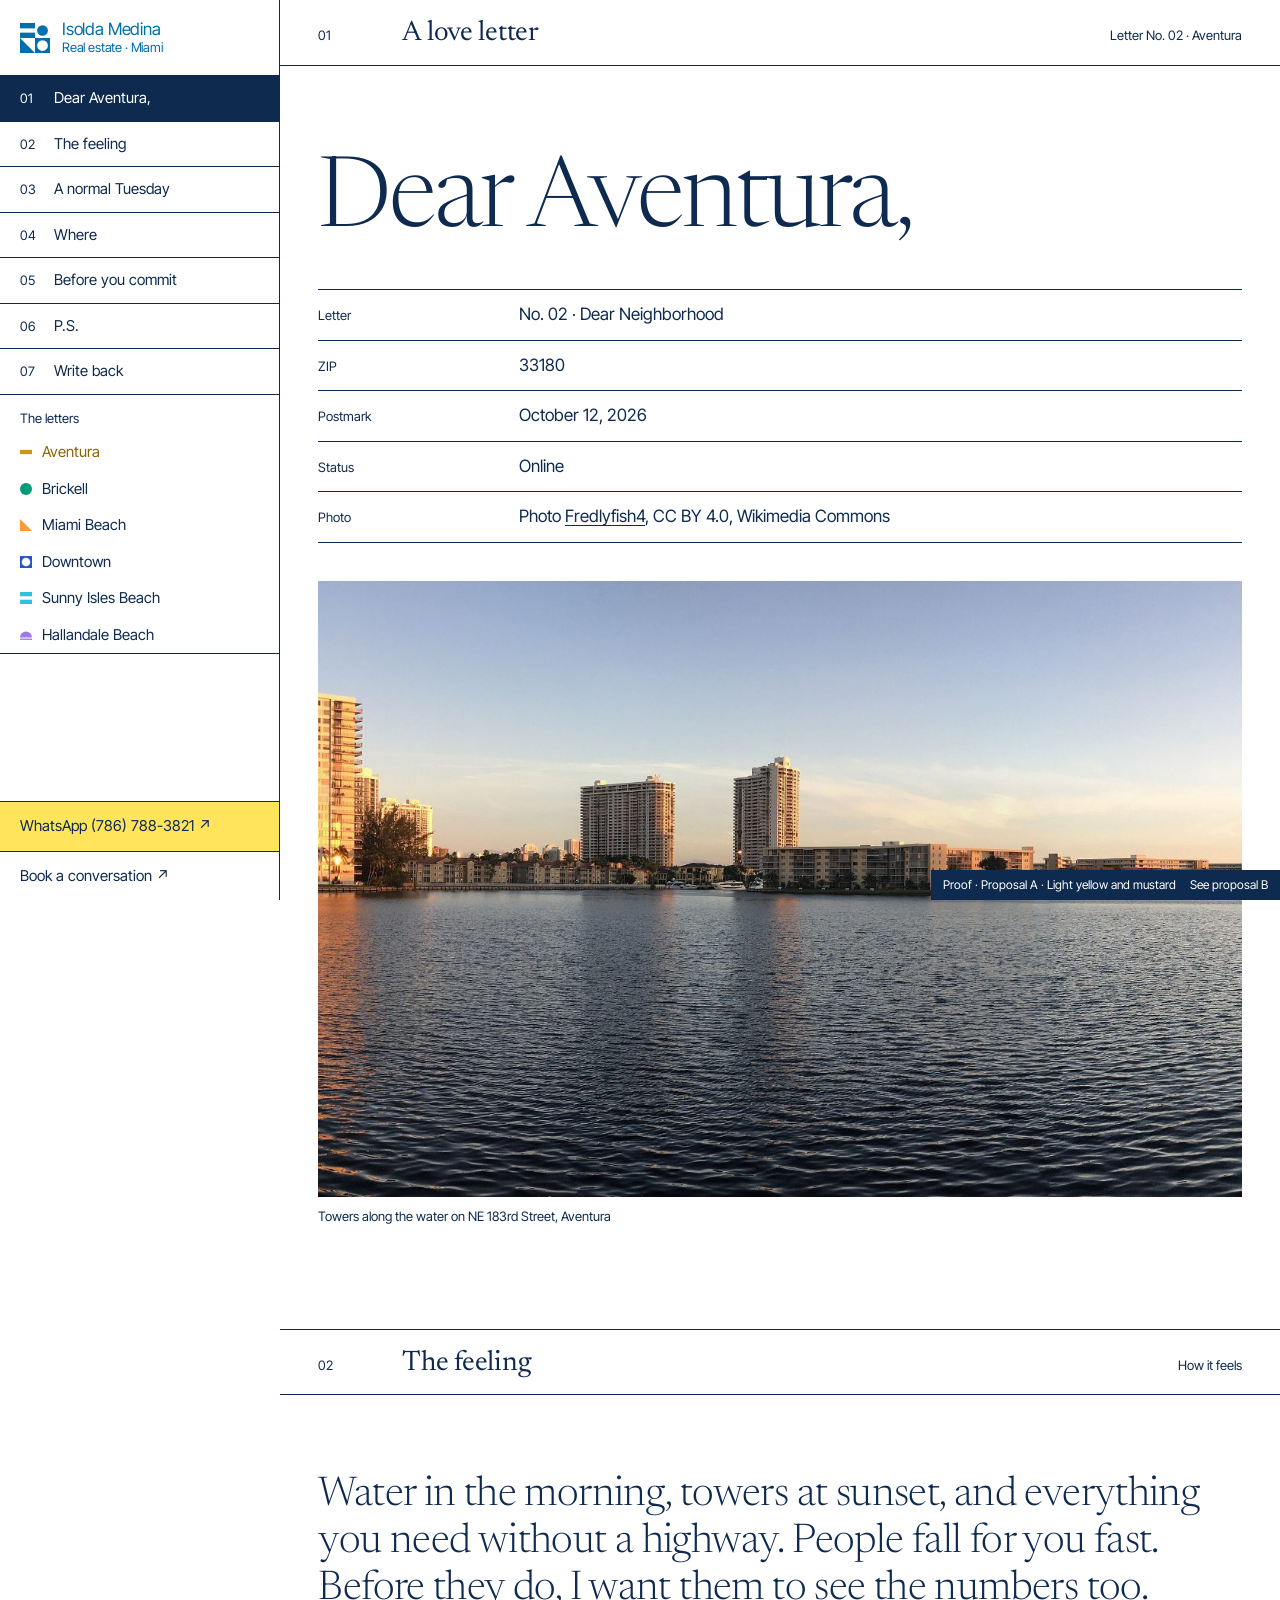
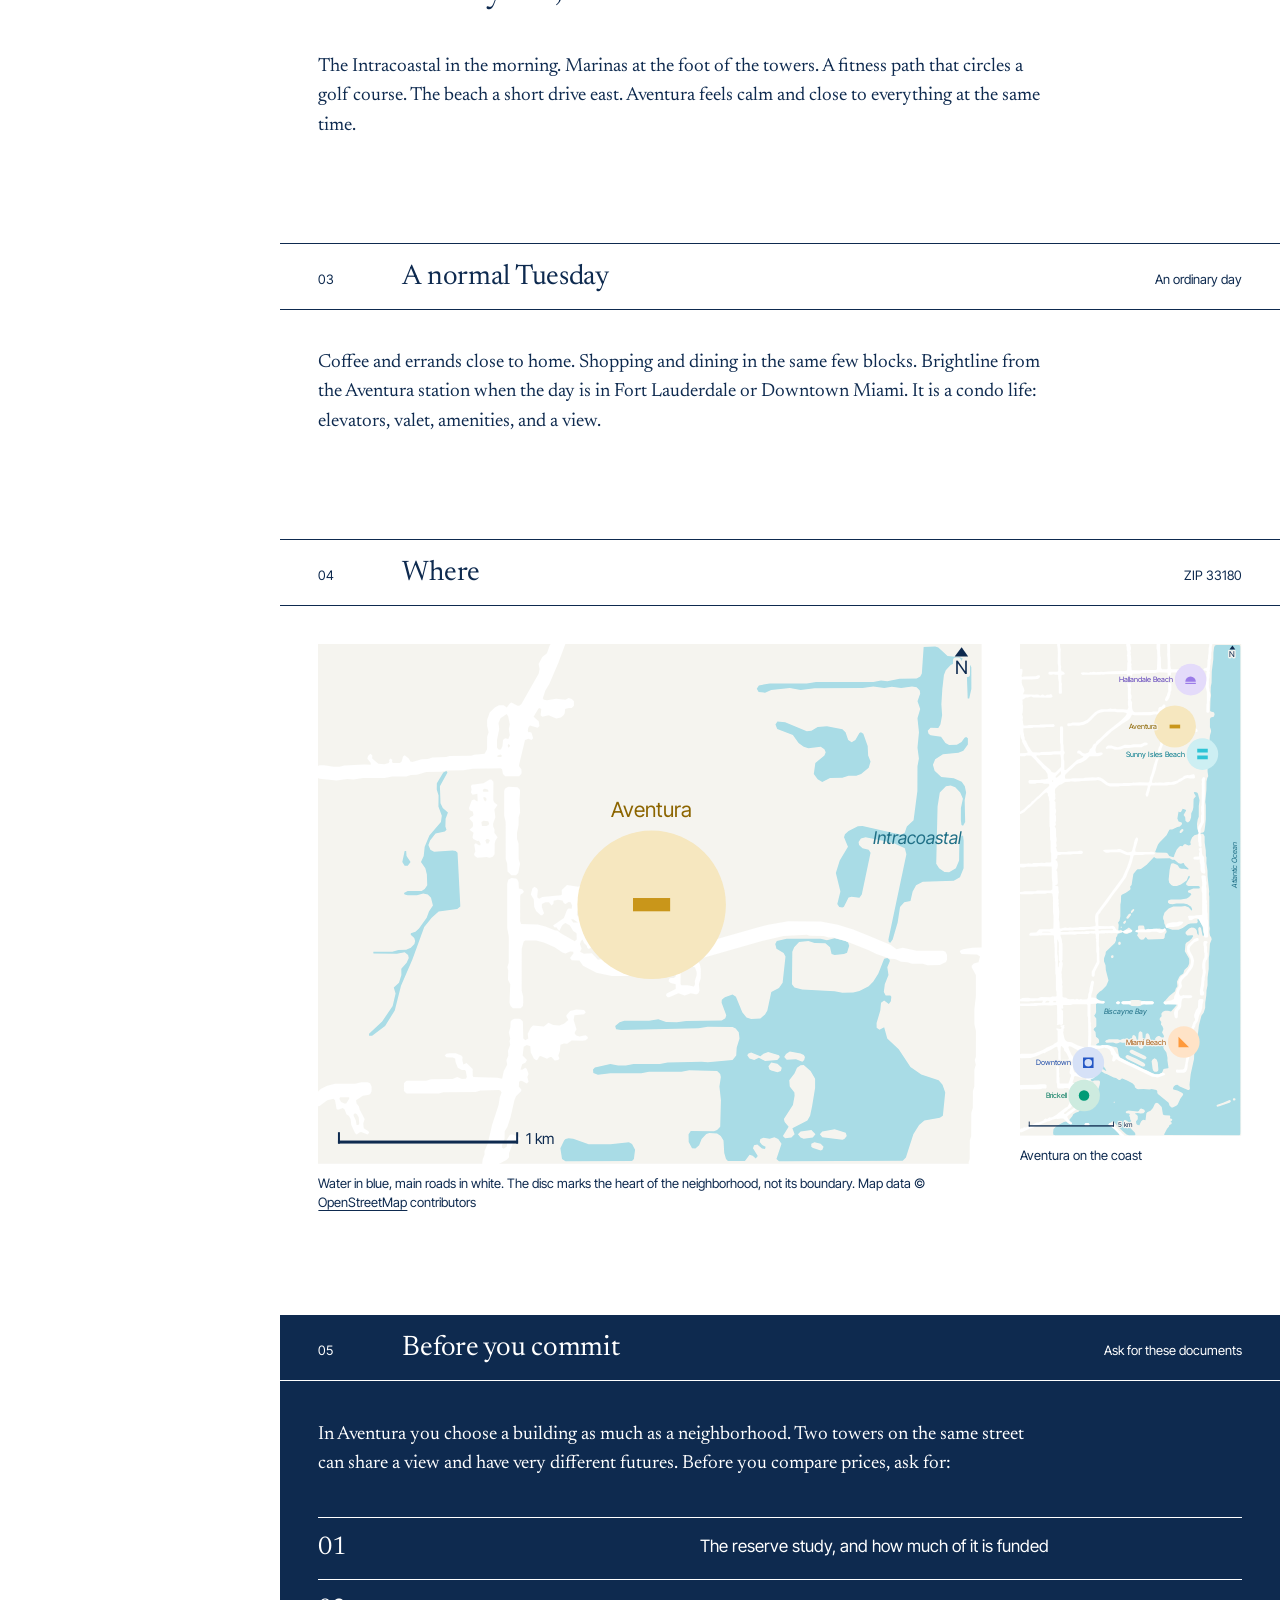
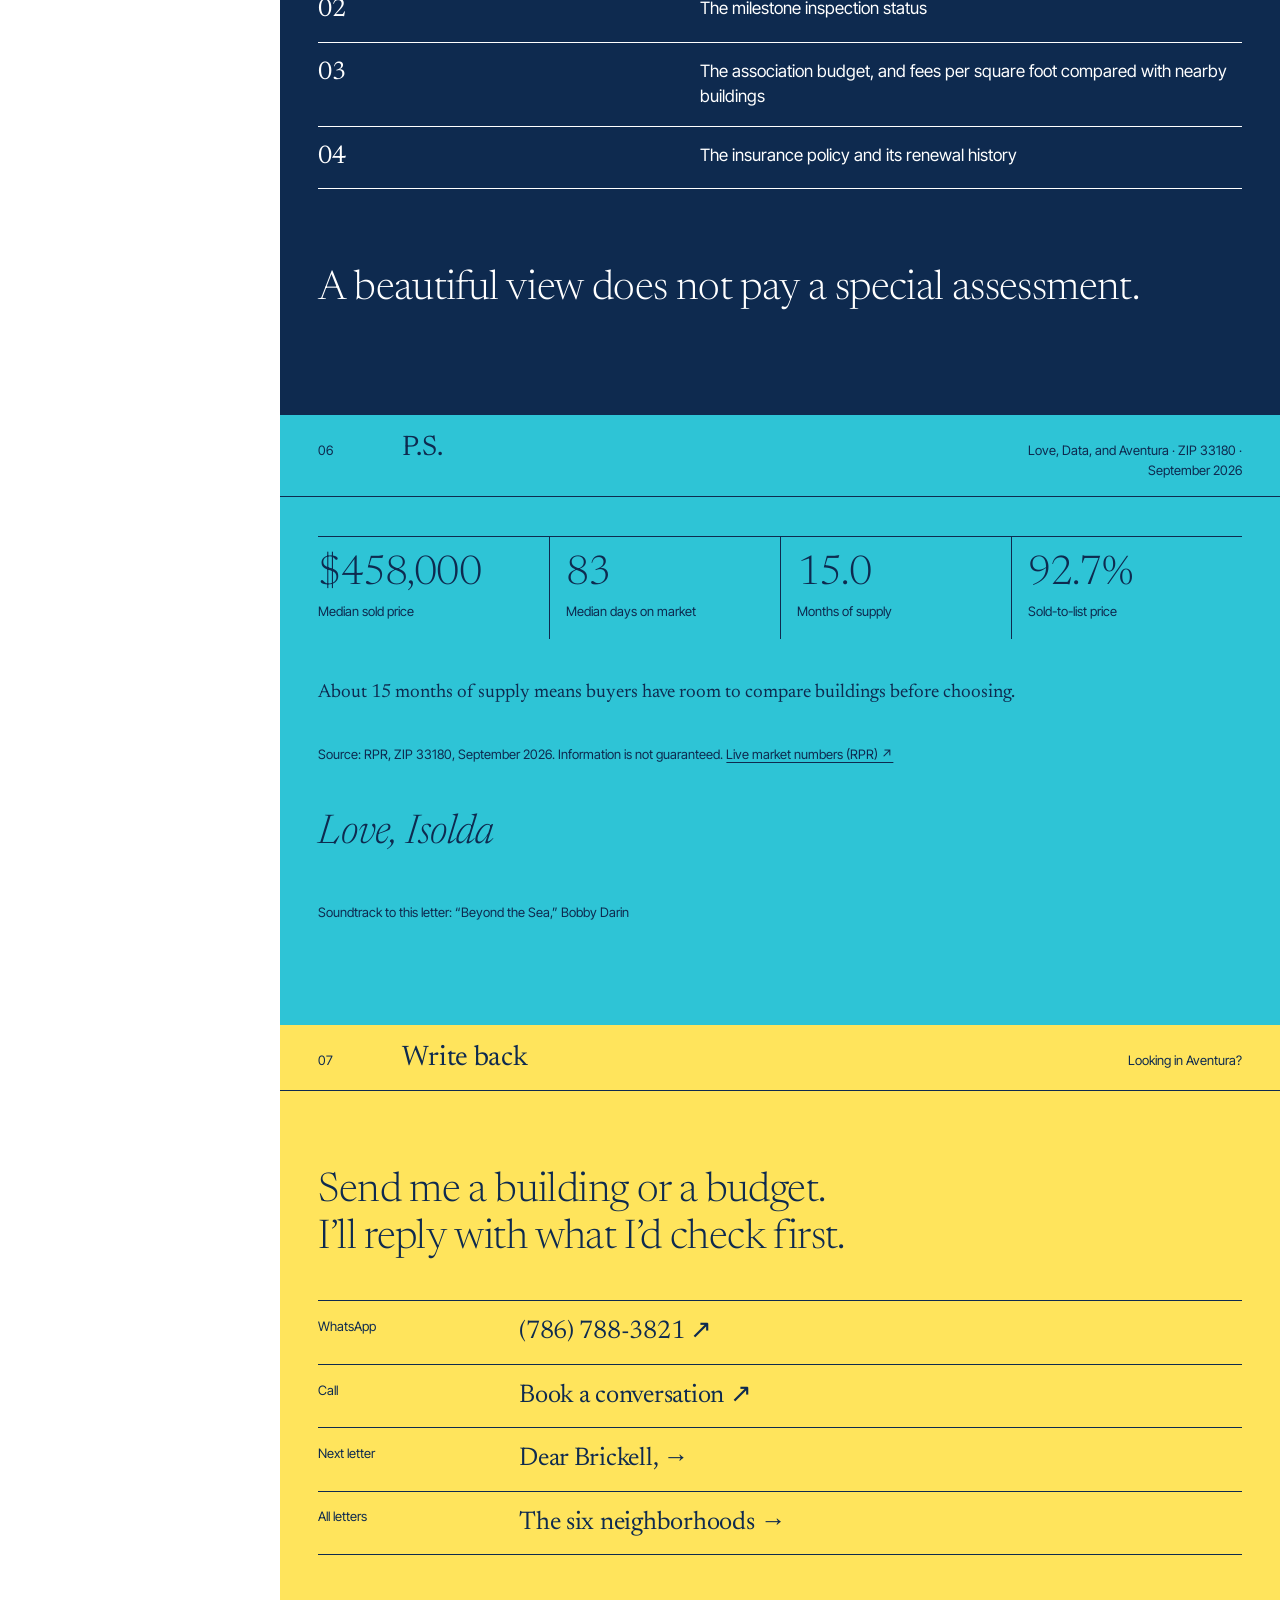
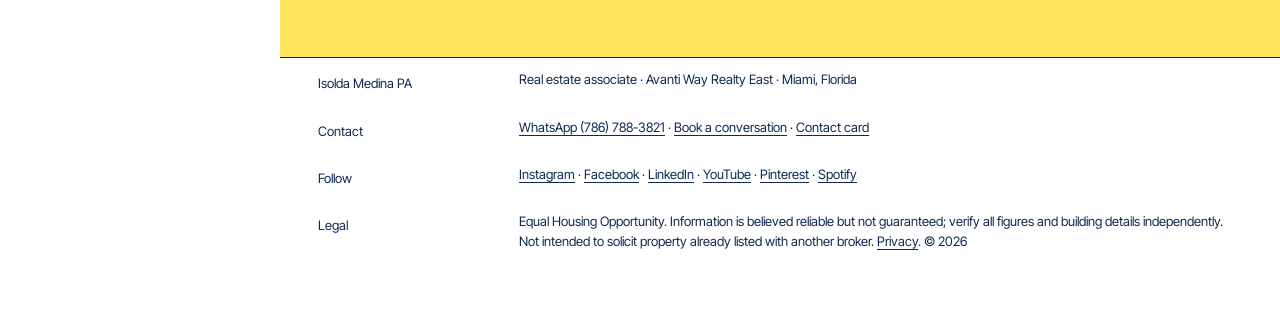
<file: A/dear-aventura/index.html>
<!doctype html>
<html lang="en">
<head>
<meta name="robots" content="noindex, nofollow">
<meta charset="utf-8">
<meta name="viewport" content="width=device-width, initial-scale=1, viewport-fit=cover">
<title>Dear Aventura, · Living in Aventura, FL · Isolda Medina</title>
<meta name="description" content="A love letter to Aventura: the feeling, a normal Tuesday, what to read before you commit to a condo, and ZIP 33180 numbers (RPR, Sep 2026).">
<link rel="canonical" href="https://isoldamedinapa.com/dear-aventura/">
<meta property="og:type" content="article">
<meta property="og:title" content="Dear Aventura, · Living in Aventura, FL · Isolda Medina">
<meta property="og:description" content="A love letter to Aventura: the feeling, a normal Tuesday, what to read before you commit to a condo, and ZIP 33180 numbers (RPR, Sep 2026).">
<meta property="og:url" content="https://isoldamedinapa.com/dear-aventura/">
<meta property="og:image" content="https://isoldamedinapa.com/assets/img/og-image.png">
<meta name="twitter:card" content="summary_large_image">
<meta name="theme-color" content="#FBF5EC">
<link rel="icon" href="../assets/img/favicon.svg" type="image/svg+xml">
<link rel="preconnect" href="https://fonts.googleapis.com">
<link rel="preconnect" href="https://fonts.gstatic.com" crossorigin>
<link href="https://fonts.googleapis.com/css2?family=Inter+Tight:wght@400&family=Newsreader:ital,opsz,wght@0,6..72,300;0,6..72,400;1,6..72,300;1,6..72,400&display=swap" rel="stylesheet">
<link rel="stylesheet" href="../assets/css/style.css">
</head>
<body>
<a class="skip" href="#main">Skip to content</a>
<aside class="rail" aria-label="Index">
<a class="brand" href="../index.html"><svg class="mark" viewBox="0 0 716 716" aria-hidden="true" fill="currentColor"><rect x="0" y="0" width="358" height="128"/><circle cx="538" cy="179" r="128"/><rect x="0" y="230" width="358" height="128"/><polygon points="0,358 0,716 358,716"/><path fill-rule="evenodd" d="M358 358H716V716H358Z M410 538a128 128 0 1 0 256 0a128 128 0 1 0 -256 0Z"/></svg><span>Isolda Medina<small>Real estate · Miami</small></span></a>
<details class="toc" open><summary>Index</summary>
<nav aria-label="Chapters"><ol><li><a href="#letter" data-tone="ivory"><span>01</span>Dear Aventura,</a></li><li><a href="#feeling" data-tone="ivory"><span>02</span>The feeling</a></li><li><a href="#tuesday" data-tone="ivory"><span>03</span>A normal Tuesday</a></li><li><a href="#where" data-tone="ivory"><span>04</span>Where</a></li><li><a href="#commit" data-tone="ink"><span>05</span>Before you commit</a></li><li><a href="#ps" data-tone="blue"><span>06</span>P.S.</a></li><li><a href="#write" data-tone="pink"><span>07</span>Write back</a></li></ol></nav>
<div class="rail-letters"><p>The letters</p><ul><li style="--c:#C9961A;--ct:#8C6500"><a href="../dear-aventura/index.html" aria-current="page"><svg class="glyph" viewBox="0 0 358 358" aria-hidden="true" fill="currentColor"><rect y="115" width="358" height="128"/></svg>Aventura</a></li><li style="--c:#009B77;--ct:#00785C"><a href="../dear-brickell/index.html"><svg class="glyph" viewBox="0 0 358 358" aria-hidden="true" fill="currentColor"><circle cx="179" cy="179" r="179"/></svg>Brickell</a></li><li style="--c:#FF9A3C;--ct:#A85A10"><a href="../dear-miami-beach/index.html"><svg class="glyph" viewBox="0 0 358 358" aria-hidden="true" fill="currentColor"><polygon points="0,0 0,358 358,358"/></svg>Miami Beach</a></li><li style="--c:#2457C5;--ct:#1F4BA8"><a href="../dear-downtown/index.html"><svg class="glyph" viewBox="0 0 358 358" aria-hidden="true" fill="currentColor"><path fill-rule="evenodd" d="M0 0H358V358H0Z M51 179a128 128 0 1 0 256 0a128 128 0 1 0 -256 0Z"/></svg>Downtown</a></li><li style="--c:#2EC4D6;--ct:#00788A"><a href="../dear-sunny-isles-beach/index.html"><svg class="glyph" viewBox="0 0 358 358" aria-hidden="true" fill="currentColor"><rect width="358" height="128"/><rect y="230" width="358" height="128"/></svg>Sunny Isles Beach</a></li><li style="--c:#9B7BE8;--ct:#5B3DB8"><a href="../dear-hallandale-beach/index.html"><svg class="glyph" viewBox="0 0 358 358" aria-hidden="true" fill="currentColor"><path d="M0 251a179 179 0 0 1 358 0Z"/><rect y="285" width="358" height="40"/></svg>Hallandale Beach</a></li></ul></div>
</details>
<div class="rail-cta"><a class="pink" href="https://wa.me/17867883821?text=Hi%20Isolda%2C%20I%20read%20your%20letters%20to%20Miami.%20%28WEB%29">WhatsApp (786) 788-3821 ↗</a><a href="https://myavex.avantiway.com/CrmCalendar/agenda/4d791834f608772cd80d2600f37c3cb7">Book a conversation ↗</a></div>
</aside>
<main id="main"><section id="letter" class="band band--white band--first" aria-labelledby="letter-h">
<header class="ch"><span class="ch-no">01</span><h2 id="letter-h" class="ch-title">A love letter</h2><span class="ch-meta">Letter No. 02 · Aventura</span></header>
<p class="giant">Dear Aventura,</p>
<dl class="rows"><div><dt>Letter</dt><dd>No. 02 · Dear Neighborhood</dd></div><div><dt>ZIP</dt><dd>33180</dd></div><div><dt>Postmark</dt><dd>October 12, 2026</dd></div><div><dt>Status</dt><dd>Online</dd></div><div><dt>Photo</dt><dd>Photo <a href="https://commons.wikimedia.org/wiki/File:Aventura_Florida_along_183rd_Street.jpg">Fredlyfish4</a>, CC BY 4.0, Wikimedia Commons</dd></div></dl>
<figure class="plate"><img class="photo" src="../assets/img/hoods/aventura.jpg" width="1214" height="809" alt="Towers along the water on NE 183rd Street, Aventura"><figcaption>Towers along the water on NE 183rd Street, Aventura</figcaption></figure>
</section>
<section id="feeling" class="band band--sand " aria-labelledby="feeling-h">
<header class="ch"><span class="ch-no">02</span><h2 id="feeling-h" class="ch-title">The feeling</h2><span class="ch-meta">How it feels</span></header>
<p class="statement">Water in the morning, towers at sunset, and everything you need without a highway. People fall for you fast. Before they do, I want them to see the numbers too.</p><p class="text">The Intracoastal in the morning. Marinas at the foot of the towers. A fitness path that circles a golf course. The beach a short drive east. Aventura feels calm and close to everything at the same time.</p>
</section>
<section id="tuesday" class="band band--white " aria-labelledby="tuesday-h">
<header class="ch"><span class="ch-no">03</span><h2 id="tuesday-h" class="ch-title">A normal Tuesday</h2><span class="ch-meta">An ordinary day</span></header>
<p class="text">Coffee and errands close to home. Shopping and dining in the same few blocks. Brightline from the Aventura station when the day is in Fort Lauderdale or Downtown Miami. It is a condo life: elevators, valet, amenities, and a view.</p>
</section>
<section id="where" class="band band--sand " aria-labelledby="where-h">
<header class="ch"><span class="ch-no">04</span><h2 id="where-h" class="ch-title">Where</h2><span class="ch-meta">ZIP 33180</span></header>
<div class="where-grid"><figure class="map"><svg class="map-svg" xmlns="http://www.w3.org/2000/svg" viewBox="0 0 143 112" role="img" aria-label="Map of Aventura, ZIP 33180"><rect width="143" height="112" fill="#F5F4EF"/><path fill="#A9DCE6" fill-rule="evenodd" d="M123.33 64.37 123.00 64.21 122.92 63.67 126.79 45.33 126.45 44.00 124.00 42.87 118.00 41.63 117.00 41.89 116.49 42.67 116.59 43.33 117.33 44.01 118.67 44.35 119.07 45.00 117.18 54.00 116.67 54.69 115.00 54.44 114.33 54.60 113.33 56.62 113.00 56.80 112.33 56.66 111.90 56.00 112.57 53.33 111.59 49.33 112.43 46.67 114.20 43.67 113.35 41.67 113.55 41.00 114.33 40.28 116.33 39.29 117.33 39.21 125.67 41.11 126.43 40.67 126.89 39.33 128.34 38.00 129.16 31.67 129.18 26.33 129.49 24.67 129.18 22.33 129.50 19.00 129.18 16.00 129.77 14.00 129.19 12.33 129.77 10.67 129.67 10.00 129.00 9.33 128.00 9.17 125.67 9.49 123.67 9.22 122.00 9.49 119.67 9.14 117.33 9.49 107.00 9.51 104.00 9.89 101.67 9.49 97.67 9.91 96.33 10.50 94.95 10.33 94.55 9.67 95.00 8.93 97.33 8.51 105.33 8.49 107.33 8.17 119.67 8.18 121.33 7.86 122.67 8.00 125.33 7.51 129.00 7.45 129.78 7.00 130.12 6.33 130.51 0.67 133.00 0.52 133.67 0.75 135.67 2.57 138.33 2.88 139.48 3.33 140.25 4.00 140.78 5.00 140.80 9.67 140.33 11.76 140.00 11.75 139.81 6.33 139.13 5.00 138.00 4.29 137.00 4.22 136.33 4.54 135.28 5.67 134.88 6.67 134.54 9.67 134.33 13.00 134.49 15.33 134.12 17.33 133.67 18.08 132.00 18.05 131.39 18.67 131.57 19.33 132.00 19.67 134.26 20.00 135.21 21.33 136.00 21.78 137.67 21.71 138.67 21.12 139.33 20.21 139.67 20.06 140.04 20.33 140.04 21.67 139.07 23.00 138.00 23.46 134.67 23.76 133.00 24.85 132.51 26.00 132.87 27.33 134.32 28.67 137.00 28.95 138.71 29.67 139.38 30.67 139.66 32.00 139.35 33.67 139.46 38.33 139.00 39.15 138.66 39.00 138.53 38.00 138.54 35.33 138.97 33.33 138.39 32.00 137.33 30.87 136.33 30.51 135.32 30.67 133.99 32.00 133.51 35.00 133.22 47.33 133.84 48.33 135.00 49.15 136.00 49.19 137.45 48.33 138.15 46.67 138.20 42.67 138.67 41.25 139.00 41.32 139.13 42.33 139.12 48.33 138.33 50.28 137.00 51.04 130.33 51.21 128.88 52.00 128.14 53.33 127.67 55.40 126.33 55.67 125.42 56.67 124.91 60.00 123.83 63.67 123.33 64.37ZM108.67 29.73 107.67 29.16 106.84 28.00 107.17 25.67 109.13 24.00 109.40 23.33 109.12 22.67 108.33 22.13 105.67 22.45 104.67 22.16 103.55 21.33 102.33 19.61 98.96 18.33 98.57 17.33 99.00 16.70 100.67 16.87 105.33 18.78 106.33 18.68 107.67 17.88 109.67 17.74 113.00 18.37 113.68 19.00 114.25 20.67 115.00 21.15 115.80 20.67 116.67 19.20 117.00 19.03 117.51 19.33 118.45 22.00 118.55 24.00 119.07 25.33 118.67 26.67 117.03 28.00 116.00 28.38 114.33 28.37 113.00 28.82 110.33 28.88 108.67 29.73ZM11.67 84.44 11.00 84.41 11.00 83.97 13.82 81.33 16.09 78.00 16.72 75.33 16.33 74.00 17.45 73.00 17.97 71.33 17.95 70.00 19.10 68.67 19.56 67.67 19.41 67.00 18.67 66.43 17.00 66.76 11.93 66.67 11.93 66.33 16.00 66.31 17.33 65.92 19.00 65.91 20.00 65.47 20.78 64.67 20.93 64.00 20.74 63.33 19.98 62.67 20.00 62.33 21.00 62.02 21.76 61.33 23.42 59.00 23.91 57.67 24.77 56.33 24.35 54.67 23.67 53.99 22.67 53.79 21.33 54.13 19.33 54.13 18.67 54.00 18.52 53.67 19.33 53.21 22.33 53.20 23.00 52.82 23.54 52.00 23.46 49.67 23.13 48.33 22.19 47.00 22.78 45.67 22.99 43.67 24.00 41.27 26.49 38.33 26.68 37.00 25.95 35.00 25.98 32.67 25.59 31.33 25.61 30.00 27.00 27.70 27.67 27.36 27.90 27.67 26.27 30.67 26.40 34.33 26.89 35.33 28.00 36.33 27.50 37.67 27.45 39.33 27.69 40.00 27.33 40.41 25.33 40.84 24.15 42.33 23.79 43.33 24.22 44.33 25.00 44.77 29.00 44.50 29.67 44.59 30.07 45.00 30.67 56.58 30.00 57.11 26.00 57.66 24.50 59.00 22.89 61.00 20.34 68.00 17.89 73.67 16.54 79.00 14.46 82.33 11.67 84.44ZM19.33 47.80 18.67 47.80 18.17 47.00 18.67 44.60 19.00 44.59 19.08 45.67 19.95 47.00 19.33 47.80ZM126.00 111.34 99.33 111.46 98.79 111.00 99.88 107.67 99.17 106.67 98.33 106.27 97.33 106.62 96.00 106.38 95.32 106.67 95.19 107.33 95.67 107.93 96.46 108.33 96.33 108.84 95.67 108.70 94.67 107.86 93.96 108.00 93.73 108.67 94.77 110.33 94.33 110.85 93.67 110.25 93.00 110.07 92.00 111.42 88.33 111.41 87.92 111.00 87.54 109.67 87.38 107.00 86.79 106.00 86.00 105.47 84.33 105.36 83.67 105.57 82.67 106.65 82.13 108.00 81.33 108.73 80.60 108.67 79.88 107.33 79.85 105.67 80.33 104.93 85.33 104.97 86.00 104.75 86.67 104.00 86.83 98.33 86.50 95.33 86.81 93.33 86.67 92.65 86.01 92.00 80.00 91.84 78.33 92.16 71.33 92.18 69.67 92.49 63.00 92.51 60.33 92.83 59.33 92.46 59.26 91.67 59.67 91.25 63.00 90.48 64.67 90.82 66.33 90.82 68.00 90.51 73.67 90.49 75.33 90.18 82.67 90.00 84.00 90.15 89.33 89.67 90.12 88.67 90.22 87.00 90.83 85.00 90.67 83.65 90.00 82.87 89.33 82.55 84.00 82.50 82.00 82.82 65.33 83.17 64.23 83.00 64.04 82.33 65.00 81.51 66.00 81.18 71.33 81.16 73.33 80.85 75.00 81.45 77.33 81.50 79.33 81.22 87.00 81.12 87.77 80.67 87.98 80.00 86.97 77.33 87.02 76.67 87.67 76.10 89.33 75.53 90.06 76.00 91.43 79.33 92.33 80.46 93.33 80.82 95.33 80.68 96.33 79.82 96.83 79.00 97.68 75.00 99.33 74.13 100.12 73.00 100.74 67.33 100.33 66.56 98.80 65.67 98.53 64.67 98.87 64.00 101.00 63.51 108.33 63.54 109.67 63.86 111.33 63.42 113.67 64.00 114.23 64.33 114.47 65.00 114.00 66.51 113.33 66.81 111.33 67.02 110.67 66.78 110.34 65.33 109.33 64.46 107.00 64.43 105.67 64.02 103.67 64.24 102.61 65.33 102.21 66.33 102.13 73.33 102.67 74.00 104.33 74.46 111.33 74.84 113.00 75.16 115.33 75.12 116.67 74.80 118.67 73.73 119.67 72.75 120.75 71.00 122.00 67.85 122.67 67.66 123.15 68.00 123.23 68.33 122.68 69.67 122.93 71.33 122.14 73.33 121.93 75.00 122.33 75.74 123.33 75.72 123.55 76.00 123.44 77.00 123.00 77.56 122.00 76.83 121.33 77.33 121.17 79.00 120.37 81.67 120.38 82.67 121.00 83.15 122.00 82.57 122.67 85.03 125.14 87.33 127.67 91.15 130.00 92.75 133.74 94.00 134.58 95.00 135.16 96.67 134.65 101.67 134.00 102.11 130.67 102.66 129.53 103.67 128.29 105.67 126.69 110.67 126.00 111.34ZM98.98 89.67 99.53 89.00 99.33 88.61 97.00 87.93 96.00 88.28 95.33 88.84 93.33 88.01 92.67 88.29 92.52 88.67 92.98 89.33 94.00 89.65 95.00 89.15 96.33 89.84 98.98 89.67ZM104.37 90.00 104.77 89.67 104.94 89.00 104.67 88.57 104.00 88.25 101.67 87.79 100.85 88.33 100.46 89.00 101.00 89.61 103.00 89.48 104.37 90.00ZM99.75 92.00 99.94 91.33 99.00 90.47 97.67 90.19 97.06 91.00 97.28 91.67 97.67 91.88 99.00 92.28 99.75 92.00ZM102.02 106.33 102.71 105.67 102.22 104.33 105.46 102.67 106.04 101.67 106.46 99.67 107.12 95.67 107.12 93.67 106.14 92.00 104.67 90.73 104.00 90.78 103.22 91.33 102.67 92.53 101.55 94.00 101.66 95.33 102.66 96.67 102.70 97.33 102.34 99.33 100.39 102.33 100.56 103.00 101.42 104.00 100.18 106.00 100.67 106.53 102.02 106.33ZM113.42 106.67 113.94 106.00 113.72 105.33 111.33 104.55 108.67 105.06 108.14 105.67 108.67 106.28 113.00 106.83 113.42 106.67ZM106.62 106.33 107.20 105.67 106.33 104.72 104.00 105.04 103.43 105.67 103.98 106.33 104.67 106.59 106.62 106.33ZM67.67 111.41 53.33 111.48 52.59 111.00 52.23 108.67 53.03 107.00 53.33 106.66 54.00 106.51 55.00 106.62 58.33 107.82 63.00 107.82 67.00 107.35 67.67 107.72 68.33 109.00 68.07 111.00 67.67 111.41ZM108.70 109.00 108.94 108.33 108.33 107.70 107.00 107.36 106.29 107.67 106.30 108.33 106.67 108.62 108.33 109.15 108.70 109.00Z"/><path fill="#FFFFFF" fill-rule="evenodd" d="M4.00 29.39 0.33 29.05 0.00 28.86 -0.22 28.33 -0.10 26.33 0.33 26.12 1.33 26.11 3.33 26.43 4.67 26.44 5.67 26.19 10.00 25.94 11.33 26.03 11.38 25.67 10.62 24.67 10.85 24.00 11.33 23.64 11.70 24.00 11.67 24.67 13.00 25.80 14.33 25.90 15.23 25.67 15.40 25.33 15.31 25.00 15.67 24.65 16.03 25.00 15.94 25.33 16.11 25.67 17.67 25.67 18.01 25.33 18.33 24.24 18.67 23.97 19.56 24.67 19.92 25.33 20.33 25.42 22.33 24.85 23.67 24.76 24.67 24.45 27.67 24.33 28.33 24.12 33.00 24.10 33.67 23.86 35.90 23.67 36.43 22.67 36.45 20.00 36.76 19.00 36.45 17.67 36.45 16.33 37.00 14.78 38.11 13.67 39.00 13.18 40.00 13.19 40.67 13.66 41.33 12.80 41.67 12.63 43.00 13.33 43.33 13.33 43.81 13.00 47.57 6.33 47.75 5.33 47.53 4.33 48.33 2.78 49.34 2.00 50.00 0.12 50.67 -0.22 52.67 -0.22 53.30 0.00 51.82 4.00 49.82 8.67 48.99 10.00 48.45 11.67 48.67 12.00 49.33 12.10 51.33 11.78 53.33 11.99 54.00 11.62 54.67 11.84 55.15 12.33 55.15 13.33 54.67 13.80 54.00 13.77 53.26 14.00 53.15 15.00 52.91 15.33 52.33 15.82 51.33 16.05 49.67 15.34 48.33 15.70 47.96 15.33 48.12 14.00 47.67 13.77 47.45 14.00 46.46 15.67 47.56 16.67 47.72 17.67 47.33 18.04 45.67 17.55 45.32 18.00 45.21 18.67 45.33 19.00 45.67 18.95 46.00 19.14 46.37 20.33 46.00 20.69 45.33 20.43 44.61 20.67 43.33 26.00 43.34 26.33 43.82 27.00 43.88 27.67 43.81 28.00 43.33 28.48 40.33 28.48 39.85 28.00 39.66 27.00 39.33 26.78 33.33 26.89 31.33 27.22 27.67 27.24 26.67 27.55 23.33 27.57 21.33 28.15 20.00 28.24 19.00 28.55 16.00 28.57 14.33 28.88 9.67 28.90 7.67 29.22 6.33 29.10 4.00 29.39ZM39.45 22.67 39.76 22.00 39.86 20.67 40.33 20.30 41.00 20.49 41.33 19.67 41.12 18.33 41.33 17.33 41.01 15.67 40.67 15.11 39.33 15.98 38.90 17.00 39.06 18.33 38.57 20.67 38.58 22.33 39.00 22.81 39.45 22.67ZM41.07 22.33 41.39 22.00 41.33 21.75 41.00 21.54 40.88 22.00 41.07 22.33ZM39.51 24.33 39.62 24.00 39.33 23.79 38.71 24.00 38.64 24.33 39.51 24.33ZM37.00 46.05 36.33 45.91 34.33 46.05 33.78 45.67 33.63 45.33 33.91 44.67 33.67 43.26 34.00 42.94 34.67 43.37 35.00 43.36 35.01 43.00 34.67 42.41 34.33 42.43 33.47 42.00 33.29 41.67 33.52 40.67 32.65 40.00 33.33 39.43 33.43 39.00 33.33 38.43 32.63 37.67 32.81 37.33 33.42 37.00 33.50 36.67 33.33 36.11 32.67 35.85 32.53 35.33 33.15 33.67 33.67 33.53 34.33 33.93 34.42 33.67 34.33 32.25 33.33 32.46 32.95 32.00 33.08 31.33 32.95 30.67 33.15 30.33 35.67 30.02 37.00 29.20 37.33 29.20 37.80 29.67 37.77 33.67 38.00 34.14 38.69 34.67 38.01 35.67 38.22 37.33 37.74 38.67 37.76 39.33 38.04 40.00 38.00 40.67 38.70 41.67 38.25 42.33 38.08 43.00 38.05 45.33 37.67 45.82 37.00 46.05ZM42.67 49.83 41.67 49.83 40.85 49.00 40.76 47.33 40.45 46.33 40.44 38.33 40.12 37.00 40.12 31.67 40.33 31.12 41.00 30.78 43.00 30.85 43.48 31.33 43.55 31.67 43.43 33.67 43.55 36.33 43.24 37.33 43.22 39.00 42.89 40.67 42.90 42.00 43.22 43.00 43.24 46.33 43.54 47.33 43.15 49.33 42.67 49.83ZM36.75 31.67 36.54 31.33 36.00 31.19 35.67 31.22 35.49 31.67 35.67 31.86 36.67 31.83 36.75 31.67ZM36.28 33.67 36.30 33.33 36.03 33.00 35.67 32.98 35.67 33.38 36.00 33.96 36.28 33.67ZM36.73 39.00 36.90 38.67 36.67 38.21 35.67 38.09 35.21 38.33 35.33 39.20 36.33 39.22 36.73 39.00ZM36.71 43.00 37.05 42.33 36.68 42.00 36.33 42.00 36.07 42.33 36.30 43.00 36.71 43.00ZM43.67 78.48 42.00 78.48 41.51 78.00 41.26 77.33 41.43 73.33 40.94 72.33 41.00 70.33 40.79 69.67 41.10 68.67 41.11 63.00 40.78 61.33 40.77 51.67 41.00 50.79 41.67 50.43 42.67 50.51 43.00 50.79 43.22 51.33 43.29 52.67 44.00 52.87 44.37 53.33 44.19 53.67 43.66 54.00 43.57 54.33 43.56 59.67 43.78 60.33 47.33 60.45 49.00 60.85 51.00 61.67 51.67 61.77 52.31 62.33 55.33 64.08 55.76 63.67 55.72 62.33 55.00 61.87 54.28 60.67 53.33 60.12 53.00 60.26 52.60 60.67 52.00 61.84 51.33 61.06 51.00 61.08 50.65 60.67 53.00 59.02 53.67 57.24 54.00 56.97 54.67 57.05 54.76 56.33 54.44 55.67 54.00 55.62 53.33 56.04 53.00 55.86 52.67 55.25 51.67 55.09 50.79 55.33 50.70 56.00 50.33 56.35 49.76 55.67 49.00 55.65 48.25 56.00 48.23 56.67 48.71 58.00 48.33 58.46 48.00 58.47 47.00 57.56 46.60 56.67 46.49 55.00 45.86 54.00 46.19 52.67 46.67 52.30 47.22 52.67 47.38 53.00 47.24 54.33 47.33 54.67 47.67 54.87 48.33 54.53 52.33 54.13 52.55 54.00 52.52 53.00 53.67 51.95 56.00 52.33 57.67 51.86 58.33 52.24 60.33 52.12 60.86 52.33 61.06 52.67 60.90 53.67 60.33 54.14 59.33 54.03 59.10 54.33 59.13 55.67 58.78 56.00 57.67 56.47 56.33 56.46 56.13 56.67 55.78 58.33 56.00 58.67 57.88 59.67 58.14 60.00 58.33 60.93 58.40 60.67 59.00 60.20 59.54 60.33 60.21 61.67 60.15 63.33 59.33 64.10 59.15 65.00 58.67 65.56 58.33 65.70 58.00 65.42 57.93 65.00 57.33 64.44 57.00 63.68 56.67 63.99 56.45 64.67 56.80 65.67 56.47 66.33 57.33 66.75 59.00 66.64 60.33 68.05 62.00 67.78 63.00 68.10 67.00 68.10 68.00 67.78 69.33 67.76 72.00 67.12 73.67 67.10 94.33 61.18 97.00 60.51 101.33 59.77 108.33 59.78 112.00 60.51 115.33 61.51 118.67 62.85 123.33 64.83 124.67 65.78 126.00 65.45 129.00 66.10 134.67 66.12 135.21 66.33 135.55 67.00 135.55 68.00 135.33 68.55 134.00 69.15 131.33 69.22 130.33 68.90 128.00 68.88 127.00 68.57 125.67 68.49 124.33 67.90 123.33 67.82 120.33 66.82 118.67 65.98 113.67 63.98 111.00 63.24 110.00 63.22 109.00 62.90 106.00 62.88 105.33 62.67 100.33 62.90 95.67 63.98 81.74 68.00 82.29 69.00 82.49 70.00 82.47 72.00 82.07 73.33 82.21 74.67 82.00 75.21 81.67 75.47 81.33 75.47 80.33 75.24 79.00 75.73 77.67 75.24 75.67 76.14 75.33 76.13 74.97 75.67 75.14 75.33 77.08 74.33 77.09 73.33 76.00 73.06 75.54 72.67 75.67 72.15 76.00 71.95 76.67 71.99 77.05 71.67 77.13 71.33 76.63 70.67 76.77 70.33 77.67 69.50 78.14 70.00 78.13 73.33 78.33 73.55 79.67 73.52 81.00 73.79 81.24 73.33 81.19 72.67 81.60 71.33 81.60 70.67 81.22 69.67 80.67 69.57 79.00 69.80 78.33 68.96 77.67 69.25 77.00 69.25 73.67 69.99 73.00 70.48 71.00 70.88 70.00 70.90 69.00 71.22 67.67 71.24 66.67 71.55 63.33 71.55 60.00 70.82 57.11 69.33 56.33 68.20 54.67 68.13 54.30 67.67 55.04 66.67 55.00 66.31 54.33 66.24 53.33 66.71 52.67 66.49 51.00 65.32 48.67 64.32 47.00 63.90 44.67 63.91 44.33 64.11 43.90 65.67 43.89 74.67 44.22 76.00 44.23 77.33 44.15 78.00 43.67 78.48ZM56.03 60.00 55.00 59.33 54.52 59.33 55.01 60.00 56.03 60.00ZM143.00 112.10 140.67 112.21 140.24 112.00 140.20 111.67 140.43 111.00 140.45 107.00 140.76 106.00 140.78 101.00 141.10 100.00 141.12 96.33 141.43 95.33 141.45 91.67 141.75 90.67 141.52 89.67 141.76 89.00 141.77 83.33 141.45 82.00 141.44 78.67 141.76 76.00 141.76 71.33 140.86 69.67 140.86 69.33 141.33 68.85 142.33 68.56 142.66 67.33 142.00 66.91 138.67 66.81 138.30 66.33 138.47 66.00 139.00 65.78 141.00 65.45 143.33 65.37 143.56 66.33 143.56 107.33 143.24 109.33 143.21 111.67 143.00 112.10ZM39.00 112.05 36.00 112.22 35.37 112.00 35.51 111.00 35.90 110.00 35.86 109.33 36.57 107.67 37.51 103.67 38.91 99.33 39.18 97.67 39.55 96.67 39.33 96.27 39.00 96.11 35.00 96.24 34.00 96.55 27.00 96.57 26.00 96.88 19.33 96.88 19.00 96.81 18.52 96.33 18.52 94.67 19.00 94.19 19.33 94.12 23.33 94.10 24.33 93.78 29.00 93.76 30.00 93.30 31.00 93.76 31.88 93.67 32.08 93.33 31.85 92.00 31.67 91.80 31.00 91.81 30.13 91.33 29.62 90.00 29.57 89.33 29.00 89.09 27.67 89.04 27.32 88.67 27.67 88.29 28.33 88.19 29.67 88.19 30.88 88.67 31.14 89.00 31.10 89.67 31.33 90.60 32.00 90.31 33.33 91.57 33.33 93.00 33.47 93.33 38.67 93.45 39.67 93.71 40.04 92.00 40.76 90.67 40.61 89.67 41.01 88.67 40.94 87.67 41.42 86.33 41.28 85.67 41.42 85.00 41.12 83.67 41.43 82.67 41.52 81.33 41.79 81.00 42.33 80.78 43.33 80.78 43.67 80.85 44.15 81.33 44.24 85.00 44.67 85.41 45.32 85.00 45.19 84.00 45.84 82.67 46.33 82.19 48.67 82.42 49.67 81.63 50.67 82.10 52.00 82.22 53.00 81.81 53.96 81.00 53.53 80.33 53.53 80.00 54.33 79.10 55.67 78.78 57.33 78.87 57.70 79.33 57.33 79.80 55.26 80.00 55.09 81.00 55.71 83.00 55.34 83.67 55.34 84.00 55.67 84.35 56.33 84.58 57.67 84.29 58.13 84.67 58.13 85.00 57.67 85.39 57.00 85.49 54.67 85.43 53.67 86.14 53.00 86.10 52.24 86.33 52.14 87.67 51.78 88.67 52.03 89.33 51.76 89.67 51.00 89.73 50.33 89.02 50.00 89.01 49.33 89.37 48.00 88.77 47.67 88.91 47.33 89.52 47.00 89.70 46.51 89.33 45.85 88.00 45.75 86.67 45.00 86.43 44.33 86.77 44.10 88.67 45.04 89.67 44.67 90.23 44.00 90.57 43.64 91.67 44.00 91.72 44.67 91.30 45.00 91.57 45.37 92.67 45.11 93.33 45.37 94.33 45.00 94.69 44.00 94.18 43.67 94.12 43.33 94.34 43.27 95.33 43.80 96.00 43.80 96.33 42.67 97.43 42.32 98.33 41.49 102.00 40.82 104.00 40.24 105.00 40.20 106.67 39.65 108.00 39.67 108.54 40.00 108.75 40.67 108.33 40.76 107.67 40.58 107.00 41.33 105.80 41.67 105.62 43.33 106.18 43.69 106.67 43.33 107.04 42.23 107.00 41.18 109.67 41.14 110.67 40.67 111.16 39.00 112.05ZM10.67 105.70 9.33 105.18 9.00 105.20 8.33 105.69 8.00 105.43 7.18 103.67 7.02 102.33 6.67 101.73 6.13 101.33 5.73 100.33 5.33 100.01 4.33 100.37 4.00 100.18 3.67 98.33 3.33 98.01 2.00 98.33 0.33 99.54 0.00 99.62 -0.22 99.00 -0.22 97.00 0.09 96.33 0.67 95.84 2.00 95.18 3.67 94.78 8.00 94.76 9.33 94.44 10.67 94.45 11.21 94.67 11.55 95.33 11.55 96.33 11.33 96.88 11.00 97.15 9.67 97.32 8.20 98.33 8.32 99.00 8.82 99.67 8.98 100.33 10.05 102.33 9.75 103.33 9.87 104.33 10.86 105.00 11.03 105.33 10.67 105.70ZM6.08 99.00 6.72 98.00 6.71 97.67 4.78 97.67 4.59 98.00 4.98 98.67 5.67 99.01 6.08 99.00ZM8.70 103.67 8.90 103.33 8.77 102.00 8.40 101.33 8.00 101.13 7.70 101.33 7.67 101.67 8.16 102.67 8.31 103.67 8.70 103.67Z"/><text x="129.0" y="43.0" font-size="3.7800000000000002" fill="#1F6F86" text-anchor="middle" font-style="italic" font-family="Newsreader, Georgia, serif">Intracoastal</text><circle cx="71.9" cy="56.2" r="16.0" fill="#F6E7BF"/><g fill="#C9961A" transform="translate(67.88 52.17) scale(0.02235)"><rect x="0" y="115" width="358" height="128"/></g><text x="71.9" y="37.2" font-size="4.5" fill="#8C6500" text-anchor="middle" font-family="Inter Tight, Helvetica Neue, Arial, sans-serif" stroke="#F5F4EF" stroke-width="1.57" paint-order="stroke" stroke-linejoin="round">Aventura</text><g fill="#0E2A4F"><rect x="4.3" y="107.0" width="38.8" height="0.65"/><rect x="4.3" y="105.2" width="0.43" height="2.45"/><rect x="42.7" y="105.2" width="0.43" height="2.45"/></g><text x="44.9" y="107.7" font-size="3.24" fill="#0E2A4F" text-anchor="start" font-family="Inter Tight, Helvetica Neue, Arial, sans-serif" stroke="#F5F4EF" stroke-width="1.13" paint-order="stroke" stroke-linejoin="round">1 km</text><text x="138.7" y="6.5" font-size="3.9600000000000004" fill="#0E2A4F" text-anchor="middle" font-family="Inter Tight, Helvetica Neue, Arial, sans-serif" stroke="#F5F4EF" stroke-width="1.39" paint-order="stroke" stroke-linejoin="round">N</text><polygon points="138.7,0.7 137.2,2.7 140.1,2.7" fill="#0E2A4F"/></svg><figcaption>Water in blue, main roads in white. The disc marks the heart of the neighborhood, not its boundary. Map data © <a href="https://www.openstreetmap.org/copyright">OpenStreetMap</a> contributors</figcaption></figure><figure class="map map--context"><svg class="map-svg map-svg--overview" xmlns="http://www.w3.org/2000/svg" viewBox="0 0 126 280" role="img" aria-label="Map of Miami with the six neighborhoods of the letters, from Brickell to Hallandale"><rect width="126" height="280" fill="#F5F4EF"/><path fill="#A9DCE6" fill-rule="evenodd" d="M125.00 279.74 82.33 279.73 82.06 279.33 83.67 276.30 84.75 275.00 85.13 274.00 86.37 273.33 86.33 272.55 86.00 272.07 85.63 272.00 86.33 271.72 86.81 271.00 86.33 270.39 85.63 270.33 85.40 270.00 85.63 269.33 85.33 268.62 82.33 268.45 81.43 268.00 80.71 263.67 78.82 261.67 78.00 261.23 76.90 261.67 75.72 264.33 74.33 265.91 72.67 266.61 72.00 267.30 71.46 271.33 70.33 271.04 69.67 271.22 68.95 272.00 68.00 274.04 67.00 273.93 66.33 273.41 66.03 272.00 67.07 270.67 67.08 269.00 66.67 268.22 65.66 267.67 65.64 267.33 67.00 267.10 68.67 267.43 70.33 267.33 71.18 266.33 70.80 265.33 69.00 264.60 68.33 264.92 67.67 265.96 67.00 266.25 61.67 265.67 60.29 266.33 60.29 267.00 60.67 267.33 62.00 267.38 62.59 267.67 62.18 268.67 62.72 269.67 62.72 270.67 63.42 271.67 62.68 272.33 62.00 272.44 60.33 271.22 59.67 271.07 59.30 271.33 59.27 272.00 65.46 278.33 65.80 279.33 65.33 279.78 62.00 279.82 60.67 279.39 55.41 274.67 54.80 273.67 53.33 272.18 52.67 271.85 50.67 273.28 50.62 274.00 53.67 276.20 55.83 278.33 56.60 279.33 56.33 279.73 20.00 279.83 19.00 279.48 18.87 278.33 19.06 276.33 20.67 274.61 25.00 272.25 26.33 272.00 28.33 273.40 29.33 273.33 29.38 272.67 28.27 271.67 28.16 271.00 29.79 269.00 30.33 267.84 31.67 266.92 33.33 266.40 35.33 264.08 38.67 262.39 39.46 261.67 39.89 260.67 40.21 255.33 40.84 253.00 40.55 251.67 41.00 250.23 41.33 250.17 41.67 250.58 42.95 253.33 43.67 253.94 44.33 253.76 44.68 253.33 45.39 251.00 45.62 249.33 45.01 248.67 42.33 248.55 41.00 249.18 40.57 248.67 40.45 248.00 40.67 247.67 42.67 246.73 43.67 245.67 43.55 242.67 45.00 239.51 45.67 238.84 46.58 239.33 48.45 241.67 49.18 243.00 49.00 243.18 46.67 241.78 46.00 241.73 45.52 242.33 46.33 243.39 48.33 244.63 49.33 244.88 53.33 246.90 54.67 247.23 56.33 248.36 57.00 248.32 58.00 247.49 58.33 247.49 61.00 248.58 64.00 250.20 65.19 251.33 65.56 252.67 66.67 253.42 67.33 253.66 70.33 253.50 73.67 253.78 75.00 253.50 77.67 254.09 78.16 254.67 78.22 255.67 78.55 256.33 84.66 261.33 85.21 263.00 86.33 263.99 87.00 263.99 89.02 263.00 89.80 262.33 91.31 259.00 92.94 256.67 92.77 256.00 92.00 255.43 89.67 254.28 87.33 253.71 87.12 253.00 87.67 251.85 88.67 251.18 89.67 251.05 91.00 252.02 95.67 254.10 96.33 254.05 96.78 253.33 96.55 251.00 97.21 245.00 99.12 236.33 99.21 234.00 100.21 227.00 101.46 221.00 101.88 217.33 103.32 211.67 104.57 210.00 105.46 207.33 105.51 204.33 106.12 200.00 106.21 197.33 106.82 194.33 106.84 190.00 107.49 185.00 107.51 178.67 107.82 177.00 108.18 170.67 109.15 168.33 109.01 167.33 108.22 166.00 107.91 164.00 108.08 162.00 107.83 160.33 107.83 144.00 107.59 142.33 107.78 141.00 106.84 132.33 106.79 129.00 106.18 125.00 106.22 121.67 105.88 120.67 105.82 117.67 105.18 113.00 105.16 109.67 104.67 108.54 104.00 108.13 103.00 108.11 102.74 107.67 104.33 107.37 105.00 106.68 105.46 103.67 105.83 99.67 105.82 91.67 105.52 90.00 106.16 83.00 106.21 78.33 106.66 76.33 107.21 75.33 106.84 72.67 106.84 70.00 107.46 66.67 107.55 64.67 108.06 63.33 107.65 62.00 108.00 61.60 110.00 61.34 110.61 60.67 110.33 59.95 108.67 59.59 108.00 59.00 107.83 56.00 108.21 52.00 108.83 50.00 108.78 49.00 108.18 47.33 108.19 42.67 108.67 41.93 110.33 41.45 110.82 40.33 110.67 39.33 110.33 38.89 108.67 38.40 108.31 38.00 108.51 31.33 108.83 29.33 108.58 27.33 108.67 24.33 109.12 22.00 109.24 15.67 110.12 8.67 110.18 5.00 110.54 2.00 111.00 0.83 112.00 0.50 124.67 0.52 125.33 0.87 125.50 1.67 125.50 278.33 125.41 279.33 125.00 279.74ZM87.33 121.46 85.00 120.79 84.11 119.33 83.33 118.88 77.67 118.81 77.15 118.67 77.01 118.33 78.53 114.33 79.33 113.14 83.47 109.00 85.00 105.94 85.33 105.72 86.67 105.70 89.67 104.29 91.00 104.01 92.05 103.00 92.31 102.33 92.09 101.67 90.33 101.15 89.63 99.33 90.33 95.45 91.00 95.76 91.67 95.71 92.67 93.88 94.33 94.37 94.63 94.67 94.54 95.00 93.18 97.33 94.09 98.67 94.25 100.67 95.00 101.45 95.67 101.61 96.80 100.67 97.46 98.67 97.55 96.33 98.38 94.67 98.75 93.00 98.88 88.33 100.16 86.67 98.99 84.67 99.33 84.28 100.33 84.40 101.00 84.76 101.37 85.33 102.26 89.00 101.84 92.33 101.82 98.33 101.21 100.00 100.83 102.33 100.88 105.00 101.91 107.67 101.33 108.34 99.33 108.87 98.00 110.26 97.20 112.00 97.01 113.00 97.31 114.00 97.00 114.54 96.00 114.70 94.00 113.90 93.22 114.33 92.67 115.26 91.33 115.06 90.67 115.51 89.28 117.00 87.96 120.00 87.76 121.00 87.33 121.46ZM91.75 107.67 93.06 106.33 93.03 105.67 92.67 105.40 92.00 105.55 90.96 106.67 91.00 107.66 91.75 107.67ZM79.33 245.04 77.00 245.11 75.00 244.41 57.33 235.87 56.32 234.33 55.63 230.33 55.00 229.66 48.33 228.33 45.67 228.82 43.58 228.67 43.42 228.00 45.05 227.00 45.05 225.67 44.67 224.86 43.26 223.67 43.01 221.00 41.93 219.67 42.16 219.00 43.33 218.01 43.49 217.33 43.45 213.33 42.25 211.67 43.02 210.67 43.35 209.67 43.26 205.00 44.00 204.52 47.33 204.78 48.00 204.39 48.15 204.00 47.67 203.33 45.33 203.04 44.00 202.37 43.55 201.67 43.55 200.33 43.87 199.67 45.33 198.14 46.67 197.16 49.14 194.67 50.41 191.67 48.88 185.67 48.72 183.00 47.84 180.67 47.88 179.00 48.71 176.67 48.90 175.33 54.05 170.33 54.70 168.67 54.62 167.33 55.34 166.33 55.67 164.96 57.00 164.77 58.33 163.80 59.67 165.01 61.00 165.12 63.34 164.00 63.81 163.33 63.42 162.67 62.00 161.51 58.67 163.86 57.67 162.90 57.33 162.80 56.33 163.20 55.99 163.00 56.23 160.00 55.87 158.67 56.67 157.67 57.16 155.00 57.18 148.33 57.49 146.67 57.58 143.33 58.00 142.80 60.33 141.72 62.77 140.00 62.95 139.33 62.68 138.33 63.55 137.33 64.57 131.00 66.43 128.67 67.00 128.25 68.33 128.32 69.07 128.00 72.15 125.67 76.33 121.28 77.33 122.01 78.00 122.16 85.33 122.01 86.67 122.94 88.00 122.93 90.33 124.83 91.67 125.21 93.00 124.72 93.33 124.86 93.87 126.00 96.01 128.00 96.03 128.33 95.67 128.44 93.67 128.00 92.00 128.05 91.00 127.67 89.67 125.91 87.33 124.85 86.26 125.00 85.88 125.67 85.21 128.67 84.66 134.33 84.99 136.00 86.33 137.39 87.33 137.79 89.33 137.82 91.67 137.02 94.92 134.67 95.92 132.33 96.33 132.06 96.70 132.33 96.67 133.05 94.65 136.33 94.67 137.00 95.00 137.47 96.00 137.90 101.67 137.86 102.40 138.33 102.41 139.00 102.01 139.33 98.67 139.21 95.67 140.61 95.67 141.39 97.18 142.00 97.60 142.67 96.33 144.14 95.00 144.91 91.67 145.49 86.00 145.53 84.58 146.00 84.23 146.67 84.33 147.33 85.33 148.02 87.00 148.17 89.00 147.84 93.33 147.84 95.33 148.29 97.44 149.67 98.00 150.95 98.02 151.67 97.67 151.83 96.00 149.93 94.00 149.20 92.00 149.49 87.33 149.54 84.67 150.61 82.33 152.97 81.54 155.33 81.55 156.67 82.07 157.67 82.16 159.00 83.00 161.02 83.67 161.60 86.67 162.79 90.33 162.72 92.67 161.72 95.67 159.61 97.00 159.21 100.67 159.01 101.29 158.33 100.99 157.00 101.33 156.63 102.01 157.00 104.00 160.91 104.80 165.33 104.67 166.06 104.33 166.27 104.00 166.08 103.14 162.00 102.73 161.33 102.33 161.19 101.67 161.66 101.50 162.33 101.78 164.67 101.67 166.01 100.99 165.00 100.60 163.00 100.00 162.21 99.00 161.62 97.67 161.54 96.33 161.98 94.33 164.00 94.33 165.00 95.33 166.01 98.33 165.84 98.66 166.33 97.83 167.67 96.33 169.14 94.67 170.21 94.22 171.00 93.88 175.00 96.38 179.33 96.38 182.00 95.67 183.74 93.61 185.67 93.02 187.67 91.33 188.86 90.65 189.67 89.38 192.33 89.66 195.00 88.66 196.33 88.33 197.81 85.00 200.50 81.93 204.00 82.00 204.76 83.00 205.40 84.33 205.18 88.33 205.17 89.18 205.33 89.31 205.67 86.00 209.38 84.33 208.88 82.67 208.88 81.33 209.53 80.49 210.67 80.68 212.00 79.66 213.00 79.55 214.00 80.47 215.33 80.27 216.67 81.11 217.67 81.69 219.33 80.90 221.33 81.90 223.00 82.00 223.81 81.67 224.17 80.67 224.13 79.33 223.33 78.67 223.23 77.67 223.84 76.85 225.00 78.00 226.79 79.33 227.46 80.67 227.13 82.00 225.74 82.28 226.00 82.12 228.00 81.63 229.67 81.98 230.67 83.38 232.67 84.00 235.67 83.99 237.33 84.59 241.33 84.33 241.70 82.33 241.88 81.67 242.22 80.99 244.00 79.33 245.04ZM64.07 153.00 65.06 151.67 65.00 151.04 64.67 150.87 63.85 151.33 63.16 152.33 63.33 153.30 64.07 153.00ZM61.72 156.33 63.04 154.67 63.23 154.00 63.00 153.36 62.00 153.85 60.60 155.67 60.67 156.34 61.00 156.52 61.72 156.33ZM59.73 159.33 60.42 158.33 60.33 157.69 60.00 157.53 59.33 157.86 58.73 158.67 59.00 159.37 59.73 159.33ZM70.35 168.33 71.67 166.94 72.67 168.10 73.33 168.32 81.67 168.01 82.34 167.33 82.58 165.33 83.54 164.00 83.35 163.00 82.67 162.25 81.33 162.50 79.33 162.00 74.00 162.41 73.00 162.17 71.33 162.72 70.97 162.33 70.81 161.00 70.33 160.29 67.67 160.29 67.22 161.00 67.25 162.67 66.02 163.33 65.89 163.67 66.04 164.00 67.12 164.33 67.22 164.67 66.72 166.00 68.22 168.00 69.00 168.45 70.35 168.33ZM57.94 161.67 58.00 161.08 57.40 161.00 57.33 161.65 57.94 161.67ZM57.05 171.33 57.44 170.67 57.33 170.00 57.00 169.62 56.33 169.62 55.90 170.33 56.00 171.00 56.33 171.38 57.05 171.33ZM53.10 178.67 53.32 177.67 53.00 177.29 52.33 177.27 51.89 177.67 51.73 178.33 52.33 178.94 53.10 178.67ZM68.68 206.00 70.00 205.22 75.33 205.12 76.00 204.72 76.15 204.33 76.00 203.95 75.33 203.55 70.00 203.41 67.67 202.74 63.67 202.84 62.00 203.45 58.67 203.55 57.80 204.33 58.67 205.12 62.00 205.22 63.67 206.12 67.00 206.26 68.68 206.00ZM56.33 205.00 56.87 204.33 56.33 203.67 55.67 203.56 54.96 204.00 54.96 204.67 55.33 205.00 56.33 205.00ZM69.72 230.33 70.21 229.67 70.41 225.33 69.88 224.33 69.68 221.33 68.67 220.51 68.00 220.86 67.55 221.67 67.26 225.67 67.68 226.33 67.83 227.33 67.39 229.33 67.85 230.00 68.67 230.52 69.72 230.33ZM73.09 228.67 73.82 227.67 74.28 225.00 73.67 222.65 73.00 221.89 72.33 221.73 71.66 222.33 71.45 224.33 71.07 225.33 71.67 228.02 72.33 228.73 73.09 228.67ZM66.06 228.67 66.22 226.67 66.60 225.67 66.01 223.67 65.00 222.72 64.33 222.90 64.00 223.32 63.74 224.67 63.33 225.07 58.67 224.84 57.00 225.51 55.67 225.18 50.67 225.18 49.00 225.65 48.52 226.33 48.67 226.72 49.33 227.12 53.00 227.01 54.67 227.49 55.67 227.45 57.00 226.83 58.33 227.16 61.33 227.15 63.00 228.23 64.33 228.73 65.33 228.99 66.06 228.67ZM71.31 236.67 72.15 235.67 71.33 234.61 64.00 231.11 63.33 231.05 62.55 231.67 62.39 232.33 63.33 233.24 70.33 236.57 71.31 236.67ZM70.65 240.67 71.11 240.33 71.40 239.67 70.67 238.61 66.33 236.23 61.67 234.26 61.00 234.14 60.22 234.67 60.06 235.33 61.00 236.40 69.67 240.58 70.65 240.67ZM78.01 243.67 78.67 243.01 78.82 242.33 78.46 238.33 77.80 236.67 76.67 235.94 75.51 236.67 74.96 237.67 75.54 242.00 75.95 243.00 76.64 243.67 78.01 243.67ZM122.27 260.00 122.71 259.67 122.71 259.00 122.33 258.68 121.67 258.68 121.29 259.00 121.28 259.67 121.67 259.99 122.27 260.00ZM113.53 263.33 119.33 261.23 120.05 260.67 120.01 260.00 119.33 259.79 118.67 259.95 115.67 261.28 112.33 262.38 111.86 263.00 112.33 263.60 113.53 263.33ZM53.92 261.33 54.00 260.75 53.42 260.67 53.33 261.25 53.92 261.33ZM39.00 274.33 39.48 273.67 39.00 273.00 37.67 272.88 36.96 273.33 36.96 274.00 37.33 274.33 39.00 274.33Z"/><path fill="#FFFFFF" fill-rule="evenodd" d="M23.33 28.39 22.55 28.33 22.19 28.00 22.12 27.67 22.10 21.67 21.78 20.00 21.67 17.78 21.33 17.58 20.00 17.55 19.00 17.25 18.00 17.55 17.00 17.55 16.33 17.21 16.13 16.67 16.19 16.33 16.67 15.85 21.33 15.76 21.76 15.33 21.76 12.67 21.46 11.00 21.57 5.00 21.43 2.33 21.12 0.67 21.23 0.00 21.67 -0.21 22.33 -0.21 22.77 0.00 22.90 2.00 23.22 3.00 23.10 5.00 23.23 12.00 23.48 13.00 23.32 14.33 23.67 15.55 24.67 15.85 25.47 16.67 25.47 17.00 25.21 17.33 23.78 17.67 23.58 18.00 23.57 21.67 23.88 22.67 23.77 24.00 23.89 27.33 23.81 28.00 23.33 28.39ZM1.00 278.15 0.00 278.10 -0.21 277.67 -0.15 276.67 0.67 275.86 1.33 275.89 2.33 275.20 3.33 275.42 4.33 275.10 5.33 274.29 6.00 274.33 7.00 274.01 7.67 273.44 9.00 272.84 9.67 272.61 10.33 272.67 13.33 271.39 13.80 270.67 14.33 270.37 14.67 270.29 15.33 270.56 15.94 270.33 16.67 269.62 17.33 269.75 18.33 269.57 21.02 268.00 22.11 267.00 26.12 264.00 27.00 263.75 28.10 261.67 28.12 258.67 28.43 257.67 28.57 256.33 28.18 255.33 28.02 254.00 27.67 253.11 27.33 252.91 25.33 252.90 24.67 253.14 22.00 253.22 21.67 253.15 21.19 252.67 21.10 250.67 20.78 249.67 20.76 241.67 20.46 240.67 21.00 239.45 21.33 239.19 22.00 239.12 22.33 239.33 22.42 239.67 22.23 240.67 22.24 244.00 22.39 244.67 22.24 246.33 22.48 247.00 22.58 250.00 22.78 250.33 27.55 250.33 28.35 248.33 28.51 247.33 29.02 246.33 29.10 245.67 29.00 245.24 28.30 244.67 28.28 243.67 28.67 241.67 28.35 240.33 28.00 239.73 27.33 239.43 23.00 239.49 22.33 239.33 21.85 238.33 21.77 233.33 21.90 232.33 21.51 231.00 21.33 229.47 21.00 229.35 20.00 229.66 17.67 231.16 15.00 232.33 14.00 233.05 13.33 233.00 9.33 234.82 6.00 235.81 0.67 235.89 0.00 235.77 -0.21 235.33 -0.10 233.67 0.67 233.44 7.00 233.43 8.33 233.16 12.67 231.35 14.00 230.68 15.00 229.94 18.67 228.35 19.67 227.51 21.23 226.67 21.44 226.00 21.42 220.33 20.63 219.33 21.00 218.87 22.67 219.33 23.00 219.33 23.49 219.00 23.60 218.33 22.98 217.67 23.33 217.04 23.67 217.33 25.00 216.96 25.36 217.33 25.12 218.00 25.36 218.67 24.68 219.33 24.88 220.00 24.57 221.33 25.32 224.67 25.67 225.36 26.33 226.08 27.00 226.57 29.33 226.85 33.00 228.68 36.00 229.52 36.67 229.99 38.00 229.94 38.67 229.33 38.90 222.33 38.76 212.67 38.45 211.67 38.42 205.67 38.00 205.18 30.00 205.24 29.00 205.55 24.67 205.67 24.45 206.00 24.70 207.33 24.33 207.71 23.62 207.67 23.60 208.00 24.33 208.78 24.55 209.33 24.49 216.33 24.00 216.89 23.33 216.99 22.67 216.77 21.33 217.04 20.97 216.67 21.22 216.00 21.11 206.33 20.89 205.67 20.00 205.57 18.00 205.89 14.00 205.77 10.33 205.90 9.33 206.22 8.33 206.23 0.33 206.21 -0.10 206.00 -0.21 205.67 -0.10 205.00 0.33 204.79 5.33 204.77 6.33 204.60 7.67 204.67 8.33 204.45 12.33 204.42 12.67 204.26 13.07 203.33 12.67 203.01 12.00 203.22 9.00 203.24 7.33 203.54 6.33 203.32 4.67 203.56 0.00 203.44 -0.21 203.00 -0.11 202.33 1.33 201.60 4.67 201.44 6.00 201.76 10.33 201.76 11.33 201.27 12.33 201.12 17.33 201.22 18.33 200.78 20.33 200.76 20.67 200.66 20.88 200.33 20.76 198.00 20.46 197.00 20.43 188.67 20.12 187.67 20.10 181.00 19.86 180.33 20.00 179.33 19.78 178.67 19.76 173.00 19.60 172.33 19.67 171.00 19.45 170.33 19.33 166.11 18.67 165.89 12.67 165.89 11.67 166.06 11.00 165.92 10.00 166.22 6.00 166.22 5.67 166.15 5.20 165.67 5.33 165.12 6.00 164.52 9.23 164.33 11.00 162.52 17.00 162.43 17.67 162.19 18.67 162.15 19.00 161.90 19.11 155.00 18.78 152.67 18.76 144.67 18.43 142.33 18.00 141.91 15.67 141.89 14.33 142.22 8.00 142.24 7.00 142.55 0.67 142.56 0.00 142.44 -0.21 142.00 0.00 141.23 1.67 141.10 2.67 140.78 8.67 140.77 10.00 140.45 17.33 140.35 18.23 140.00 18.42 139.67 18.44 137.33 18.43 135.67 18.12 133.33 18.09 127.00 17.89 126.67 10.67 126.57 9.67 126.88 3.67 126.90 2.67 127.22 1.67 127.23 0.33 127.21 0.00 127.10 -0.21 126.67 -0.10 125.33 0.33 125.12 3.67 125.10 4.67 124.85 6.67 125.10 7.67 124.78 11.33 124.76 12.00 124.61 14.00 124.76 15.00 124.45 17.33 124.42 17.76 124.00 17.77 123.00 17.76 119.33 17.45 118.33 17.43 112.33 17.12 111.33 17.10 104.67 16.78 103.67 16.76 89.67 16.52 89.00 16.43 87.33 15.85 86.33 15.89 85.33 15.73 85.00 15.00 84.46 13.64 85.33 11.00 87.91 10.00 88.59 5.67 92.91 4.67 93.59 2.33 95.83 0.33 96.80 0.00 96.76 -0.21 96.33 0.00 95.55 2.36 94.00 4.67 91.76 5.67 91.08 6.78 89.67 7.67 89.08 9.67 87.09 10.67 86.41 14.33 82.76 15.33 82.08 16.41 81.00 16.75 80.33 16.33 79.66 13.67 79.55 12.67 79.24 9.67 79.24 8.67 79.54 6.00 79.56 5.33 79.48 5.00 79.21 4.78 78.33 4.85 78.00 5.33 77.52 11.33 77.43 12.33 77.12 14.67 77.10 15.87 76.67 15.99 76.33 15.78 75.67 15.68 74.00 14.41 72.00 12.76 70.67 12.08 69.67 9.76 67.33 9.08 66.33 6.33 63.66 3.67 63.57 2.67 63.88 0.33 63.88 -0.10 63.67 -0.21 63.33 -0.21 62.67 0.00 62.23 3.67 62.10 4.45 61.67 1.18 55.67 1.22 54.67 0.52 53.67 -0.22 50.00 -0.21 14.67 0.00 14.23 0.67 14.12 1.00 14.19 1.48 14.67 1.22 17.00 0.91 18.00 1.00 18.55 1.33 18.74 2.33 18.45 9.00 18.43 10.33 17.78 11.00 17.85 11.47 18.33 11.24 19.00 10.55 19.67 10.00 19.88 6.33 20.22 1.33 20.24 1.00 20.45 0.98 22.00 1.32 23.33 2.15 25.00 2.54 26.67 1.72 28.67 8.33 28.90 9.67 28.78 10.67 28.94 11.33 29.32 11.67 29.32 12.33 28.85 13.00 28.78 14.33 29.42 15.33 28.85 16.67 28.89 17.67 28.53 18.16 29.00 18.47 29.67 18.47 30.00 18.21 30.33 17.33 30.56 8.00 30.49 7.33 30.40 6.33 29.92 4.33 30.48 3.33 30.51 2.00 31.48 1.47 31.67 1.34 32.00 1.55 32.67 1.44 34.33 1.71 35.00 1.55 39.00 1.08 40.00 1.48 40.67 1.72 42.00 1.44 43.33 1.71 44.00 1.67 44.67 2.00 46.22 2.33 46.42 4.00 46.43 5.00 46.12 11.00 46.10 11.67 45.86 18.33 45.76 19.00 45.62 19.80 46.33 19.67 46.87 19.00 47.22 15.00 47.24 14.33 47.48 13.00 47.55 7.67 47.57 7.00 47.81 2.11 48.00 1.91 48.33 1.90 50.00 2.22 51.00 2.32 52.33 2.72 53.33 2.66 54.33 3.48 55.33 4.66 58.00 6.67 61.02 7.33 61.67 11.33 61.76 12.00 61.52 17.67 61.43 19.67 61.12 22.67 61.09 23.00 60.89 23.11 60.33 23.10 57.67 22.78 56.00 22.78 47.67 22.85 47.33 23.33 46.85 24.21 47.00 24.55 47.67 24.57 57.00 24.81 57.67 24.91 60.67 25.54 62.00 24.99 63.00 24.89 63.67 24.90 65.67 25.22 66.67 25.23 71.33 25.33 71.73 26.00 71.77 26.67 71.41 32.45 66.00 35.00 65.01 35.96 64.33 36.04 64.00 35.00 63.49 33.67 62.34 33.00 62.38 32.67 62.19 32.52 61.33 33.00 60.77 33.33 60.62 34.33 60.85 35.67 62.02 36.67 62.43 37.33 62.43 38.68 62.00 39.34 61.33 39.67 60.11 41.01 59.00 41.51 57.67 42.00 57.08 42.67 56.61 43.00 56.66 43.42 55.67 44.33 54.76 45.33 54.08 49.33 50.09 57.67 43.41 60.08 41.00 60.80 39.67 60.67 39.29 59.00 38.90 55.33 38.88 54.00 38.56 48.00 38.57 46.00 38.98 44.33 39.65 42.33 41.26 40.55 43.33 38.56 45.00 36.00 46.15 34.67 46.24 33.67 46.55 30.00 46.42 27.67 46.88 27.14 46.67 26.94 46.33 26.94 45.67 27.14 45.33 27.67 45.12 29.00 45.10 30.00 44.78 34.00 44.76 36.00 44.35 38.33 43.08 42.67 38.84 44.33 37.85 46.33 37.18 49.67 37.10 51.67 36.78 52.33 37.00 54.33 36.86 55.00 37.10 58.67 37.12 61.00 37.42 61.33 37.23 61.76 36.00 61.45 34.67 61.45 32.67 61.67 31.67 61.45 31.00 61.43 24.67 61.11 23.33 61.35 21.67 61.12 20.33 61.00 17.25 60.33 17.09 48.67 17.23 47.33 17.54 46.33 17.33 45.67 17.55 36.67 17.56 35.67 17.71 34.77 17.00 34.63 16.67 34.81 16.33 36.00 16.11 39.23 16.33 40.00 15.95 40.67 16.02 42.00 15.78 43.33 16.08 44.00 15.93 45.33 16.00 46.00 15.79 47.33 15.91 53.00 15.45 60.00 15.43 61.00 15.08 61.12 11.00 61.42 10.00 61.12 9.00 61.10 7.33 60.86 6.67 61.10 5.67 61.10 4.33 60.78 3.33 60.76 1.67 60.45 0.67 60.56 0.00 61.00 -0.21 62.00 -0.22 62.55 0.00 62.81 0.33 63.22 2.00 63.22 3.00 62.92 4.00 63.21 5.00 63.00 6.00 63.22 6.67 63.39 9.33 63.10 10.33 63.55 11.67 63.33 13.00 63.55 13.67 63.58 14.67 63.78 15.00 68.67 15.11 70.00 14.78 77.33 14.77 78.00 14.55 78.23 7.67 78.10 3.67 77.78 2.67 77.79 0.33 78.00 -0.10 78.67 -0.23 79.67 -0.10 79.88 0.33 79.77 3.00 79.90 6.67 80.22 7.67 80.32 13.33 80.67 14.23 81.00 14.42 83.67 14.42 84.00 14.22 84.11 13.67 84.10 9.00 83.78 6.33 83.90 5.00 83.79 0.33 84.00 -0.10 85.00 -0.21 85.42 0.00 85.55 1.33 85.43 3.33 85.57 9.67 85.72 10.33 85.57 11.67 86.00 14.22 86.67 14.44 91.67 14.44 93.67 14.12 96.67 14.12 97.00 14.19 97.48 14.67 97.48 15.33 97.00 15.83 96.33 16.14 95.33 15.90 93.00 15.89 90.67 16.22 86.33 16.24 86.00 16.45 85.89 19.33 86.21 20.67 86.22 26.33 85.78 27.33 85.81 28.00 85.06 30.67 84.24 32.00 83.67 32.48 83.33 32.54 82.67 32.20 82.53 31.67 83.18 30.00 83.67 29.33 83.85 28.33 84.43 27.00 84.43 21.67 84.12 20.00 84.23 19.33 84.09 16.67 83.89 16.33 79.33 16.10 77.00 16.55 69.33 16.57 68.33 16.88 64.29 17.00 63.92 17.33 63.65 18.00 63.55 20.33 62.92 21.67 63.22 22.67 63.22 23.67 62.92 24.67 63.22 25.67 63.09 28.00 63.56 29.67 63.48 31.00 63.08 31.67 63.88 33.33 63.77 35.33 63.90 36.67 64.33 38.01 65.00 38.68 65.67 38.90 75.00 38.76 76.00 38.45 78.33 38.42 78.67 38.22 78.85 36.67 79.33 36.09 79.67 35.85 80.67 35.67 81.67 34.52 82.33 34.52 82.81 35.00 82.87 35.33 81.57 38.67 81.55 42.33 81.33 43.00 81.55 44.00 81.58 46.67 81.74 47.00 84.00 48.17 85.00 49.01 86.00 49.33 88.67 49.02 92.00 47.85 95.33 47.11 97.00 47.12 98.67 47.51 100.33 48.17 101.15 49.00 101.15 49.67 100.67 50.14 99.33 49.82 98.00 49.24 95.00 49.24 88.00 51.22 84.67 51.15 83.00 49.98 82.33 49.66 81.94 49.67 81.57 50.67 81.56 56.00 81.40 57.33 80.65 59.33 79.15 65.00 78.32 67.33 77.49 71.00 75.32 77.67 75.12 78.67 75.33 79.00 76.33 79.10 77.33 78.86 78.00 79.09 79.67 78.91 82.00 79.09 83.00 78.78 84.67 78.61 86.00 78.76 89.67 77.68 90.67 76.84 92.57 76.00 93.33 75.18 95.33 74.61 96.33 74.76 98.67 74.13 99.00 74.19 99.48 74.67 99.71 76.00 99.53 76.33 99.00 76.55 97.00 76.56 95.33 76.33 94.33 76.65 93.00 77.32 91.33 78.48 90.67 78.66 90.00 79.16 87.67 80.22 86.67 80.10 84.67 80.24 83.67 80.55 74.67 80.66 74.18 81.33 73.82 83.67 73.32 85.00 73.15 86.00 72.67 86.86 72.33 87.04 71.85 86.67 71.52 85.67 72.77 81.33 72.67 80.62 64.00 80.56 62.00 80.88 57.00 80.90 56.00 81.22 51.33 81.22 49.33 80.49 46.00 77.99 44.33 77.43 42.67 77.81 35.00 78.00 34.33 78.22 31.33 78.39 29.00 78.24 28.33 78.48 25.67 78.57 23.67 79.82 22.33 80.32 20.17 82.33 19.90 83.00 19.89 84.67 20.14 85.67 20.00 86.67 20.22 88.00 19.55 89.33 20.15 90.00 20.22 90.33 20.24 93.67 20.55 94.67 20.55 95.67 20.23 97.00 20.55 98.33 20.55 100.33 20.23 101.67 20.47 103.00 19.74 104.00 20.40 105.00 20.55 106.00 20.57 109.67 20.89 111.00 20.88 112.00 20.58 113.00 20.89 114.67 20.81 115.33 20.36 116.00 20.81 116.67 21.00 117.70 21.33 118.26 22.00 118.44 26.33 118.43 28.00 118.12 33.00 118.10 34.00 117.78 35.00 117.78 35.67 118.12 35.87 118.67 35.67 119.21 35.00 119.55 30.33 119.57 28.67 119.88 23.67 119.90 22.67 120.22 21.67 120.24 21.24 120.67 21.15 122.00 20.34 122.67 20.26 123.00 21.15 123.67 21.55 125.33 21.55 126.33 21.15 128.00 20.69 128.67 21.22 129.67 21.56 136.00 21.33 136.88 21.00 137.17 20.18 137.33 20.18 137.67 21.33 137.85 21.81 138.33 21.90 140.33 22.21 141.33 21.90 142.33 21.73 145.00 22.04 145.67 21.90 147.00 22.14 148.00 21.92 148.67 22.39 152.33 22.11 157.00 22.55 158.67 22.58 161.67 22.78 162.00 23.33 162.09 25.67 161.52 27.33 161.75 28.33 161.45 29.67 161.57 33.00 161.43 34.00 161.12 39.67 161.23 42.89 160.67 43.09 160.33 43.11 159.33 42.78 158.00 42.78 155.00 43.18 153.67 58.35 133.00 61.02 127.00 62.35 123.00 62.76 121.33 62.73 120.33 60.67 120.15 57.00 118.57 51.33 118.57 50.33 118.88 49.00 118.88 47.57 118.00 47.32 117.67 47.59 117.33 48.67 117.12 55.00 117.10 56.00 116.78 57.00 116.78 61.00 118.58 62.00 118.67 63.33 118.34 63.67 118.00 64.02 117.00 64.76 114.33 64.93 113.00 65.51 111.33 66.00 110.45 66.33 110.20 66.67 110.20 67.15 110.67 67.22 111.67 65.65 117.00 65.67 118.10 66.00 118.35 66.67 118.44 73.67 118.44 74.67 118.28 76.00 118.51 76.95 119.00 76.67 119.56 76.00 119.88 71.33 119.90 69.67 120.22 65.33 120.24 64.67 120.66 63.82 124.00 62.82 127.00 61.32 130.33 60.49 132.67 56.33 138.56 52.67 143.31 50.00 147.22 46.00 152.32 45.67 153.21 45.00 153.73 44.65 154.33 44.56 160.00 44.78 160.67 50.67 160.77 53.00 160.53 54.00 161.12 54.74 162.67 56.67 163.55 57.00 163.92 58.00 163.30 58.67 163.62 60.33 162.78 63.67 162.86 64.04 163.33 63.89 163.67 63.33 164.15 61.00 164.55 59.33 164.55 58.33 164.05 57.67 164.46 57.00 164.22 56.33 164.71 55.33 164.81 54.33 164.57 52.00 164.72 50.67 164.56 49.67 164.81 48.67 164.67 48.00 164.88 45.33 164.91 45.00 165.11 44.89 171.67 45.22 173.67 45.10 174.67 45.24 180.33 45.39 181.00 45.15 182.00 42.65 186.67 42.48 189.00 42.00 189.48 41.67 189.54 41.33 189.48 40.85 189.00 40.85 186.67 43.76 181.00 43.76 176.33 43.45 175.33 43.44 170.00 43.28 169.00 43.42 168.33 43.12 167.33 43.23 166.67 43.00 165.12 42.67 164.92 42.00 165.06 40.00 164.78 39.00 165.22 32.67 165.23 31.33 165.55 29.33 165.43 23.14 165.67 23.01 166.00 23.82 168.33 23.90 169.67 24.23 171.00 24.22 179.67 23.77 180.67 24.15 181.33 24.39 182.33 23.57 187.33 23.81 188.00 23.77 189.67 24.15 193.00 23.92 194.00 24.22 195.00 24.10 196.67 24.24 200.67 24.41 201.00 25.00 201.35 26.33 201.52 27.00 202.01 28.33 202.33 30.33 202.18 31.33 202.42 32.33 202.12 33.67 202.43 34.67 202.19 35.67 202.43 38.23 202.33 38.76 201.33 38.85 199.67 39.43 198.00 39.51 196.67 40.52 192.33 41.00 191.85 41.33 191.79 41.88 192.00 42.21 192.67 41.57 195.67 41.49 197.00 40.57 200.00 40.60 201.33 42.67 201.51 45.33 203.02 46.67 203.59 47.33 203.29 47.67 203.37 48.20 203.67 48.37 204.00 47.67 204.80 44.00 204.56 42.67 204.88 40.27 205.00 40.10 207.00 40.24 215.33 40.54 216.33 40.33 217.00 40.56 218.33 40.56 226.33 40.34 228.33 40.47 228.67 45.67 228.77 47.00 228.45 48.33 228.57 49.67 228.44 51.33 228.85 52.22 229.33 53.24 230.33 54.99 233.33 56.00 233.93 56.01 234.67 57.00 235.68 58.33 236.18 59.00 236.68 63.67 239.02 64.67 239.18 65.33 239.68 70.67 242.36 72.00 242.85 75.67 244.68 77.00 245.10 79.00 245.10 81.33 244.13 82.33 244.51 82.70 245.00 82.33 245.48 79.00 246.82 78.00 246.88 77.33 246.67 75.33 246.49 62.67 240.32 61.33 239.83 56.00 237.16 55.33 236.65 54.67 236.54 53.88 237.67 53.00 237.81 52.52 237.33 52.46 237.00 52.99 234.67 51.85 233.67 51.68 232.33 51.00 231.06 49.67 230.32 48.67 230.15 48.00 229.79 47.33 230.15 45.33 230.55 43.67 230.57 42.00 230.99 41.33 231.37 40.67 231.12 40.24 232.00 40.18 236.33 40.25 236.67 41.14 237.33 41.23 238.67 41.82 240.67 42.47 244.00 42.15 247.00 41.67 247.48 40.33 247.65 39.74 248.00 39.58 248.33 39.55 249.67 39.15 251.67 38.65 253.00 38.49 254.33 36.81 261.33 26.99 269.00 26.99 269.67 27.32 270.33 28.26 271.67 29.56 272.67 29.70 273.00 29.56 273.33 29.00 273.71 27.67 273.16 24.67 270.33 23.33 270.24 21.33 270.54 20.67 270.43 18.33 270.98 16.67 271.82 15.67 271.98 9.00 274.65 7.33 275.49 5.67 275.98 1.00 278.15ZM107.33 39.15 106.67 39.15 106.19 38.67 106.12 38.33 106.19 34.67 106.44 33.67 106.44 27.33 105.78 24.67 105.77 20.67 106.10 19.33 106.12 16.67 106.41 15.67 106.22 15.33 104.79 15.00 104.53 14.67 104.53 14.33 105.00 13.85 106.22 13.67 106.68 12.67 106.78 9.33 107.10 8.33 107.12 6.67 107.43 5.00 107.45 2.33 107.76 1.33 107.79 0.33 108.00 -0.10 109.00 -0.21 109.44 0.00 109.54 0.33 109.24 1.33 109.22 4.00 108.90 5.00 108.88 8.00 108.57 9.00 108.55 11.00 108.24 12.67 108.14 14.67 107.92 15.33 108.21 16.33 107.90 17.33 107.88 19.00 107.56 20.33 107.57 24.67 107.88 25.67 107.78 26.67 108.22 27.67 108.22 32.00 107.90 33.00 107.88 38.33 107.81 38.67 107.33 39.15ZM58.36 79.33 59.00 79.12 63.67 79.11 64.67 78.94 65.33 79.08 68.00 78.78 73.00 78.82 73.33 78.80 73.68 78.33 74.00 77.00 73.95 76.33 75.02 73.67 76.18 69.00 77.35 65.67 78.85 59.67 79.18 58.67 79.67 58.00 80.12 54.67 80.43 53.67 80.43 53.00 80.12 52.00 80.00 40.14 79.67 40.01 79.00 40.22 78.00 40.22 77.00 40.00 74.33 40.56 65.33 40.56 63.78 40.33 62.67 42.22 61.67 43.24 58.00 45.50 57.33 46.16 52.31 49.67 49.33 52.58 48.33 53.26 43.60 58.00 42.92 60.33 43.33 61.89 43.67 62.09 44.33 62.11 45.67 61.78 46.67 61.85 47.14 62.33 47.14 62.67 46.88 63.00 45.67 63.63 44.33 63.88 39.67 63.87 37.67 65.91 36.33 66.83 34.33 67.82 33.33 67.98 31.98 68.67 29.33 71.24 28.25 72.00 25.92 74.33 25.57 75.00 25.67 76.55 26.33 76.77 29.00 76.76 30.00 76.45 36.00 76.43 37.00 76.12 40.33 76.10 41.00 75.94 43.33 76.10 44.67 75.78 46.00 76.18 47.33 76.84 49.99 79.00 51.00 79.35 58.36 79.33ZM57.33 60.15 54.00 60.22 52.33 59.57 50.33 59.57 49.33 59.80 48.87 59.33 48.86 59.00 49.67 58.09 50.33 57.78 52.00 57.78 53.67 58.35 55.67 58.76 57.33 58.35 59.67 57.45 63.00 57.57 64.67 57.12 68.67 57.10 71.00 56.12 72.33 56.19 72.80 56.67 72.80 57.00 72.33 57.48 70.67 57.98 69.33 58.82 65.00 58.77 62.00 59.22 59.33 59.24 57.33 60.15ZM19.68 73.33 20.33 73.08 23.34 70.00 23.43 65.67 23.09 63.33 22.89 63.00 19.00 62.89 17.67 63.21 11.67 63.24 11.00 63.49 10.00 63.43 9.28 63.67 9.29 64.00 9.59 64.33 14.00 68.94 17.24 71.67 18.00 72.93 19.68 73.33ZM21.07 76.00 23.34 74.00 23.33 72.62 23.00 72.63 22.67 72.92 20.33 75.33 20.34 76.00 20.67 76.21 21.07 76.00ZM103.00 115.58 102.33 115.50 101.85 115.00 101.78 114.67 101.76 113.33 101.45 112.33 101.44 109.00 101.52 108.33 101.90 107.67 101.52 107.00 101.28 106.00 101.52 104.00 103.09 101.33 103.12 97.67 103.42 96.67 103.11 95.00 103.23 94.00 103.12 93.00 103.44 91.67 103.57 80.67 103.45 79.67 103.68 78.67 103.46 77.33 104.00 76.12 104.67 75.79 105.21 76.00 105.54 76.67 105.23 78.00 105.23 88.33 104.89 90.67 104.88 101.33 102.90 105.33 102.88 107.00 102.65 108.00 103.22 109.67 103.24 112.67 103.49 114.67 103.47 115.00 103.00 115.58ZM18.81 78.33 18.98 78.00 18.67 77.60 18.33 77.79 18.26 78.33 18.67 78.55 18.81 78.33ZM105.00 130.80 103.45 130.33 102.85 129.00 102.76 125.67 102.45 124.67 102.33 122.81 102.00 122.68 101.33 122.88 99.33 122.81 98.85 122.33 98.79 122.00 98.85 121.67 99.33 121.19 101.67 121.09 102.00 120.89 101.94 119.00 102.32 118.33 102.32 118.00 101.85 117.33 101.85 116.67 102.33 116.16 103.00 115.83 103.48 116.33 103.55 116.67 103.65 119.33 103.99 120.33 104.82 121.33 104.88 121.67 104.90 124.00 105.22 125.00 105.24 128.00 105.56 129.33 105.48 130.33 105.00 130.80ZM106.67 167.15 105.33 167.15 104.85 166.67 104.76 165.00 104.45 164.00 104.35 161.33 101.74 156.67 101.00 156.24 99.67 156.24 98.67 156.65 98.00 157.15 96.67 157.38 96.19 157.00 96.01 156.00 95.63 155.33 95.81 155.00 96.33 154.78 99.33 154.76 100.33 154.45 103.33 154.42 103.76 154.00 103.77 142.00 103.45 140.67 103.44 139.33 103.51 138.33 103.76 137.67 103.77 136.00 103.29 132.33 103.47 132.00 104.00 131.78 105.33 131.85 105.81 132.33 105.90 134.67 106.22 135.67 106.22 136.67 105.92 137.67 106.22 139.33 106.24 145.33 106.54 147.00 106.33 148.00 106.55 148.67 106.57 152.67 106.88 153.67 106.90 156.33 107.23 158.33 107.22 166.33 107.15 166.67 106.67 167.15ZM83.67 161.71 83.33 161.56 82.95 161.00 83.17 160.33 83.79 159.33 85.00 158.85 87.00 158.45 89.33 158.43 90.67 158.11 92.67 158.19 93.04 158.67 92.22 159.67 90.33 160.82 87.33 161.22 85.00 161.24 83.67 161.71ZM81.00 164.49 79.67 164.55 78.33 163.98 77.67 163.89 75.00 163.90 74.00 164.22 67.67 164.22 66.00 164.05 65.64 163.67 65.78 163.33 66.33 162.95 67.00 163.00 68.00 162.60 69.00 162.45 70.33 162.45 71.67 162.76 72.67 162.45 75.33 162.33 76.00 162.12 78.00 162.12 80.33 162.76 81.33 162.57 82.33 161.96 82.67 162.11 83.04 162.67 82.89 163.00 81.89 164.00 81.00 164.49ZM45.70 163.33 46.33 163.11 52.67 163.09 53.07 162.67 52.88 162.33 52.33 162.23 45.00 162.33 44.68 162.67 44.68 163.00 45.00 163.34 45.70 163.33ZM27.36 164.00 28.00 163.76 34.67 163.77 35.67 163.60 36.33 163.75 38.00 163.45 40.00 163.67 40.67 163.45 42.33 163.43 42.97 163.00 42.67 162.58 39.67 162.43 36.33 162.89 31.00 162.91 30.00 163.24 24.67 163.24 23.18 163.67 23.18 164.00 23.33 164.06 27.36 164.00ZM17.27 164.33 17.45 164.00 16.00 163.92 13.00 163.93 12.73 164.00 12.55 164.33 17.27 164.33ZM89.33 213.15 88.67 213.15 88.19 212.67 87.78 211.00 87.78 209.67 88.18 208.33 89.67 206.67 89.99 205.67 89.86 205.33 83.67 205.23 82.67 205.38 82.00 204.91 81.63 204.33 82.33 203.53 83.33 203.67 84.67 203.18 86.00 203.02 87.67 202.22 87.85 200.67 88.68 199.00 89.18 197.00 90.43 195.00 90.43 194.00 90.12 192.67 90.51 191.33 91.67 189.45 92.67 188.74 94.68 186.67 96.67 183.67 97.35 181.67 97.43 180.33 97.02 178.67 95.18 175.33 95.18 172.33 95.76 171.33 99.11 168.00 100.67 167.51 101.33 167.52 101.81 168.00 101.67 168.88 99.33 169.92 97.00 172.32 96.57 173.67 96.99 175.33 98.49 178.00 99.14 180.33 98.82 182.67 98.49 183.67 97.83 185.00 95.98 187.33 95.33 188.56 94.00 189.59 92.33 191.33 91.90 192.67 91.90 193.33 92.22 194.33 92.15 195.33 90.99 197.00 90.57 198.33 90.65 199.33 91.00 200.02 91.67 200.56 93.00 199.95 93.67 200.10 97.33 200.12 98.00 200.46 98.14 201.00 97.67 201.48 96.00 201.72 93.67 201.57 92.67 201.98 92.33 202.32 91.90 204.33 91.82 206.33 91.33 207.55 89.99 209.00 89.88 212.33 89.81 212.67 89.33 213.15ZM21.87 184.00 22.07 183.67 22.18 181.67 22.75 181.00 22.17 180.33 22.09 180.00 22.09 176.00 21.94 175.33 22.11 174.33 22.09 170.00 21.33 168.40 21.00 168.26 21.20 169.00 21.24 176.67 21.57 177.67 21.59 183.67 21.67 184.10 21.87 184.00ZM104.33 200.14 103.00 200.14 102.52 199.67 102.45 197.33 103.10 194.33 103.45 190.33 104.10 187.33 104.10 185.67 103.78 184.67 103.78 182.33 104.18 180.33 105.10 178.33 105.10 176.33 104.78 175.33 104.76 172.33 104.45 171.33 104.45 170.00 104.52 169.67 105.00 169.19 106.00 169.12 106.33 169.19 106.80 169.67 106.80 170.00 106.33 170.67 106.23 171.33 106.55 172.67 106.57 175.33 106.88 176.33 106.88 178.00 106.48 179.67 105.99 180.33 105.57 182.00 105.57 184.67 105.88 187.00 105.24 190.00 105.22 191.33 104.90 192.33 104.88 194.33 104.25 197.33 104.82 198.33 104.88 199.33 104.81 199.67 104.33 200.14ZM93.33 244.15 89.33 244.15 88.85 243.67 88.86 242.67 89.33 242.29 90.33 242.44 92.67 242.35 93.27 242.00 93.68 241.33 94.43 237.67 94.51 236.33 95.10 234.33 95.12 233.00 95.43 232.00 95.51 230.33 95.76 229.67 95.78 228.00 96.10 227.00 96.12 225.67 96.67 224.33 96.53 223.33 96.76 222.67 96.85 221.00 98.85 215.33 99.76 214.33 99.67 213.33 99.27 212.67 99.18 211.33 100.17 208.67 101.34 207.00 101.52 203.00 102.33 202.20 104.00 202.19 104.47 202.67 104.47 203.00 103.90 205.67 103.82 207.33 103.15 209.33 101.98 211.67 101.30 214.67 99.98 216.67 99.82 217.67 98.98 219.33 98.15 222.00 97.66 223.00 97.88 225.67 97.57 226.67 97.49 228.33 97.24 229.00 97.22 230.67 96.57 233.67 96.55 235.00 95.57 239.00 95.55 240.33 95.15 242.33 94.55 243.67 93.33 244.15ZM16.59 204.00 16.74 203.67 16.55 203.33 15.67 203.23 15.00 203.33 14.37 204.00 14.67 204.33 16.00 204.25 16.59 204.00ZM20.52 204.00 20.64 203.67 20.00 203.24 19.33 203.32 18.78 203.67 19.00 204.07 20.52 204.00ZM62.67 205.15 58.67 205.22 58.11 205.00 57.57 204.33 58.11 203.67 58.67 203.45 62.67 203.29 63.14 203.67 63.22 204.33 63.15 204.67 62.67 205.15ZM72.00 205.39 71.00 205.23 69.33 205.38 68.86 205.00 68.85 204.00 69.33 203.52 70.67 203.28 71.33 203.43 75.33 203.45 76.00 203.76 76.37 204.33 75.67 205.15 72.00 205.39ZM56.33 205.15 55.67 205.22 55.11 205.00 54.63 204.33 54.77 204.00 55.67 203.45 56.55 203.67 57.10 204.33 56.33 205.15ZM24.03 237.00 24.33 236.86 27.00 236.76 27.67 236.40 27.88 236.00 26.67 233.33 26.00 232.39 25.19 231.67 25.01 230.33 23.67 229.02 23.33 229.14 23.23 229.67 23.10 232.33 23.23 236.33 23.46 237.00 24.03 237.00ZM37.55 250.00 37.76 249.67 37.77 247.33 37.67 246.67 37.43 246.33 37.85 245.00 38.33 244.52 40.41 244.33 40.12 243.33 40.10 242.00 39.51 240.67 39.34 239.33 39.00 239.01 38.00 239.22 37.33 239.15 36.67 238.68 35.67 239.22 34.00 239.15 33.52 238.67 33.46 237.33 33.67 236.81 34.00 236.62 35.67 236.77 37.00 236.45 38.00 236.65 38.33 236.53 38.33 232.12 38.00 231.92 37.00 232.22 35.33 232.22 33.67 231.82 29.00 229.32 28.00 229.12 27.67 229.33 27.58 229.67 27.98 231.00 29.32 234.00 30.15 235.00 30.42 236.33 30.67 236.66 31.00 236.76 32.00 236.62 32.33 236.81 32.82 238.33 32.81 238.67 32.33 239.15 31.00 239.33 30.33 240.00 30.24 241.00 30.43 242.67 31.00 243.89 31.33 244.09 34.67 244.52 35.33 245.64 36.33 245.53 37.15 246.33 36.67 246.81 35.67 247.06 34.00 246.82 33.00 246.32 31.33 246.01 30.68 246.67 30.72 247.33 29.99 249.33 30.00 249.87 30.33 250.09 33.33 250.23 37.55 250.00ZM1.00 253.82 0.33 253.81 -0.15 253.33 -0.21 251.67 -0.10 251.33 0.33 251.12 9.33 251.11 11.33 250.78 14.00 250.77 14.67 250.85 15.14 251.33 15.14 252.67 14.67 253.15 14.33 253.22 12.67 253.24 12.00 253.48 10.67 253.55 1.67 253.57 1.00 253.82ZM26.01 267.67 27.11 266.67 30.02 264.67 34.36 261.33 35.33 260.34 35.85 257.33 36.76 254.33 36.99 253.00 36.86 252.67 35.67 252.57 34.67 252.88 33.33 252.77 30.92 253.00 30.33 254.00 30.22 255.33 29.92 256.33 30.22 257.33 30.23 260.67 29.82 262.33 29.48 263.33 28.67 264.24 27.39 265.00 26.88 265.67 25.01 267.00 25.01 267.33 25.33 267.67 26.01 267.67ZM38.67 274.49 37.33 274.48 36.77 274.00 36.63 273.67 36.77 273.33 37.33 272.85 39.00 272.85 39.70 273.67 39.53 274.00 38.67 274.49ZM59.33 280.51 58.00 280.55 57.45 280.33 56.74 279.33 53.67 276.26 51.67 274.65 50.47 274.00 50.30 273.67 50.44 273.33 51.00 272.85 51.33 272.79 52.56 273.33 56.33 277.08 57.33 277.76 58.06 278.67 59.25 279.67 59.62 280.33 59.33 280.51Z"/><g transform="translate(123.4 126.0) rotate(-90)"><text x="0.0" y="0.0" font-size="4.2" fill="#1F6F86" text-anchor="middle" font-style="italic" font-family="Newsreader, Georgia, serif">Atlantic Ocean</text></g><text x="60.3" y="210.5" font-size="4.2" fill="#1F6F86" text-anchor="middle" font-style="italic" font-family="Newsreader, Georgia, serif">Biscayne Bay</text><circle cx="88.2" cy="47.0" r="12.0" fill="#F6E7BF"/><circle cx="36.5" cy="257.2" r="9.0" fill="#CDEBDF"/><circle cx="93.3" cy="226.7" r="9.0" fill="#FFE3C7"/><circle cx="38.9" cy="238.5" r="9.0" fill="#D6E1F7"/><circle cx="103.9" cy="62.7" r="9.0" fill="#CDEFF3"/><circle cx="97.2" cy="20.3" r="9.0" fill="#E4DBFA"/><g fill="#C9961A" transform="translate(85.22 44.00) scale(0.01676)"><rect x="0" y="115" width="358" height="128"/></g><a href="../dear-aventura/index.html"><text x="78.2" y="48.5" font-size="4.2" fill="#8C6500" text-anchor="end" font-family="Inter Tight, Helvetica Neue, Arial, sans-serif" stroke="#F5F4EF" stroke-width="1.47" paint-order="stroke" stroke-linejoin="round">Aventura</text></a><g fill="#009B77" transform="translate(33.47 254.18) scale(0.01676)"><circle cx="179" cy="179" r="179"/></g><a href="../dear-brickell/index.html"><text x="26.5" y="258.7" font-size="4.2" fill="#00785C" text-anchor="end" font-family="Inter Tight, Helvetica Neue, Arial, sans-serif" stroke="#F5F4EF" stroke-width="1.47" paint-order="stroke" stroke-linejoin="round">Brickell</text></a><g fill="#FF9A3C" transform="translate(90.27 223.67) scale(0.01676)"><polygon points="0,0 0,358 358,358"/></g><a href="../dear-miami-beach/index.html"><text x="83.3" y="228.2" font-size="4.2" fill="#A85A10" text-anchor="end" font-family="Inter Tight, Helvetica Neue, Arial, sans-serif" stroke="#F5F4EF" stroke-width="1.47" paint-order="stroke" stroke-linejoin="round">Miami Beach</text></a><g fill="#2457C5" transform="translate(35.90 235.53) scale(0.01676)"><path fill-rule="evenodd" d="M0 0H358V358H0Z M51 179a128 128 0 1 0 256 0a128 128 0 1 0 -256 0Z"/></g><a href="../dear-downtown/index.html"><text x="28.9" y="240.0" font-size="4.2" fill="#1F4BA8" text-anchor="end" font-family="Inter Tight, Helvetica Neue, Arial, sans-serif" stroke="#F5F4EF" stroke-width="1.47" paint-order="stroke" stroke-linejoin="round">Downtown</text></a><g fill="#2EC4D6" transform="translate(100.95 59.66) scale(0.01676)"><rect width="358" height="128"/><rect y="230" width="358" height="128"/></g><a href="../dear-sunny-isles-beach/index.html"><text x="93.9" y="64.2" font-size="4.2" fill="#00788A" text-anchor="end" font-family="Inter Tight, Helvetica Neue, Arial, sans-serif" stroke="#F5F4EF" stroke-width="1.47" paint-order="stroke" stroke-linejoin="round">Sunny Isles Beach</text></a><g fill="#9B7BE8" transform="translate(94.15 17.33) scale(0.01676)"><path d="M0 251a179 179 0 0 1 358 0Z"/><rect y="285" width="358" height="40"/></g><a href="../dear-hallandale-beach/index.html"><text x="87.2" y="21.8" font-size="4.2" fill="#5B3DB8" text-anchor="end" font-family="Inter Tight, Helvetica Neue, Arial, sans-serif" stroke="#F5F4EF" stroke-width="1.47" paint-order="stroke" stroke-linejoin="round">Hallandale Beach</text></a><g fill="#0E2A4F"><rect x="5.0" y="274.1" width="48.5" height="0.76"/><rect x="5.0" y="272.0" width="0.50" height="2.86"/><rect x="53.0" y="272.0" width="0.50" height="2.86"/></g><text x="55.6" y="275.0" font-size="3.7800000000000002" fill="#0E2A4F" text-anchor="start" font-family="Inter Tight, Helvetica Neue, Arial, sans-serif" stroke="#F5F4EF" stroke-width="1.32" paint-order="stroke" stroke-linejoin="round">5 km</text><text x="121.0" y="7.6" font-size="4.620000000000001" fill="#0E2A4F" text-anchor="middle" font-family="Inter Tight, Helvetica Neue, Arial, sans-serif" stroke="#F5F4EF" stroke-width="1.62" paint-order="stroke" stroke-linejoin="round">N</text><polygon points="121.0,0.8 119.3,3.2 122.6,3.2" fill="#0E2A4F"/></svg><figcaption>Aventura on the coast</figcaption></figure></div>
</section>
<section id="commit" class="band band--ink " aria-labelledby="commit-h">
<header class="ch"><span class="ch-no">05</span><h2 id="commit-h" class="ch-title">Before you commit</h2><span class="ch-meta">Ask for these documents</span></header>
<p class="text">In Aventura you choose a building as much as a neighborhood. Two towers on the same street can share a view and have very different futures. Before you compare prices, ask for:</p><dl class="rows rows--docs"><div><dt>01</dt><dd>The reserve study, and how much of it is funded</dd></div><div><dt>02</dt><dd>The milestone inspection status</dd></div><div><dt>03</dt><dd>The association budget, and fees per square foot compared with nearby buildings</dd></div><div><dt>04</dt><dd>The insurance policy and its renewal history</dd></div></dl><p class="statement">A beautiful view does not pay a special assessment.</p>
</section>
<section id="ps" class="band band--blue " aria-labelledby="ps-h">
<header class="ch"><span class="ch-no">06</span><h2 id="ps-h" class="ch-title">P.S.</h2><span class="ch-meta">Love, Data, and Aventura · ZIP 33180 · September 2026</span></header>
<ul class="nums"><li><span class="n">$458,000</span><span class="k">Median sold price</span></li><li><span class="n">83</span><span class="k">Median days on market</span></li><li><span class="n">15.0</span><span class="k">Months of supply</span></li><li><span class="n">92.7%</span><span class="k">Sold-to-list price</span></li></ul><p class="text">About 15 months of supply means buyers have room to compare buildings before choosing.</p><p class="small">Source: RPR, ZIP 33180, September 2026. Information is not guaranteed. <a href="https://www.narrpr.com/reports-v2/aec1abd4-58d5-4aac-9fbd-4f636e7d37de/pdf">Live market numbers (RPR) ↗</a></p><p class="sign">Love, Isolda</p><p class="small">Soundtrack to this letter: “Beyond the Sea,” Bobby Darin</p>
</section>
<section id="write" class="band band--pink " aria-labelledby="write-h">
<header class="ch"><span class="ch-no">07</span><h2 id="write-h" class="ch-title">Write back</h2><span class="ch-meta">Looking in Aventura?</span></header>

<p class="statement">Send me a building or a budget. I’ll reply with what I’d check first.</p>
<dl class="rows rows--cta"><div><dt>WhatsApp</dt><dd><a href="https://wa.me/17867883821?text=Hi%20Isolda%2C%20I%E2%80%99m%20looking%20in%20Aventura.%20%28WEB%29">(786) 788-3821 ↗</a></dd></div><div><dt>Call</dt><dd><a href="https://myavex.avantiway.com/CrmCalendar/agenda/4d791834f608772cd80d2600f37c3cb7">Book a conversation ↗</a></dd></div><div><dt>Next letter</dt><dd><a href="../dear-brickell/index.html">Dear Brickell, →</a></dd></div><div><dt>All letters</dt><dd><a href="../index.html#letters">The six neighborhoods →</a></dd></div></dl>

</section>
<footer class="foot">
<dl class="rows"><div><dt>Isolda Medina PA</dt><dd>Real estate associate · Avanti Way Realty East · Miami, Florida</dd></div><div><dt>Contact</dt><dd><a href="https://wa.me/17867883821?text=Hi%20Isolda%2C%20I%20read%20your%20letters%20to%20Miami.%20%28WEB%29">WhatsApp (786) 788-3821</a> · <a href="https://myavex.avantiway.com/CrmCalendar/agenda/4d791834f608772cd80d2600f37c3cb7">Book a conversation</a> · <a href="https://myavex.avantiway.com/htmlEditor/landing/9f3082ca518b8755675ec3972d45fafa">Contact card</a></dd></div><div><dt>Follow</dt><dd><a href="https://www.instagram.com/imedinarealestate/" rel="me noopener">Instagram</a> · <a href="https://www.facebook.com/IMedinaRealEstate" rel="me noopener">Facebook</a> · <a href="https://www.linkedin.com/in/isoldamedina/" rel="me noopener">LinkedIn</a> · <a href="https://www.youtube.com/@IsoldaMedinaRealEstate" rel="me noopener">YouTube</a> · <a href="https://www.pinterest.com/imedinarealestate/" rel="me noopener">Pinterest</a> · <a href="https://open.spotify.com/playlist/4Nnh7YsAHpSH1DuFs4NWzI" rel="me noopener">Spotify</a></dd></div><div><dt>Legal</dt><dd>Equal Housing Opportunity. Information is believed reliable but not guaranteed; verify all figures and building details independently. Not intended to solicit property already listed with another broker. <a href="https://isoldamedinapa.com/privacy-policy/">Privacy</a>. © 2026</dd></div></dl>
</footer>
</main>
<div class="dock"><a href="https://wa.me/17867883821?text=Hi%20Isolda%2C%20I%E2%80%99m%20looking%20in%20Aventura.%20%28WEB%29">WhatsApp ↗</a><a href="https://myavex.avantiway.com/CrmCalendar/agenda/4d791834f608772cd80d2600f37c3cb7">Book a call ↗</a></div>
<script>
(()=>{const links=[...document.querySelectorAll('.toc a[href^="#"]')];const map=new Map(links.map(a=>[a.getAttribute('href').slice(1),a]));
const set=id=>links.forEach(a=>a.toggleAttribute('aria-current',a===map.get(id)));
if('IntersectionObserver' in window){const io=new IntersectionObserver(es=>{es.forEach(e=>{if(e.isIntersecting)set(e.target.id)})},{rootMargin:'-35% 0px -60% 0px'});
map.forEach((a,id)=>{const s=document.getElementById(id);if(s)io.observe(s)});}
const t=document.querySelector('.toc');const mq=matchMedia('(max-width: 900px)');const fit=()=>{if(mq.matches)t.removeAttribute('open');else t.setAttribute('open','')};fit();mq.addEventListener('change',fit);
links.forEach(a=>a.addEventListener('click',()=>{if(mq.matches)t.removeAttribute('open')}));})();
</script>
<script>document.querySelectorAll("a.brand").forEach(a=>a.addEventListener("click",e=>{if(window.imIntro){e.preventDefault();history.replaceState(null,"",location.pathname);window.imIntro()}else{try{sessionStorage.setItem("im-intro-force","1")}catch(_){}}}));</script>
<div class="proof-bar" style="position:fixed;right:0;bottom:0;z-index:9999;background:#0E2A4F;color:#fff;font:12px/1 'Inter Tight',sans-serif;padding:9px 12px;display:flex;gap:14px"><span>Proof · Proposal A · Light yellow and mustard</span><a style="color:#fff" href="../../B/index.html">See proposal B</a></div>
</body>
</html>
</file>
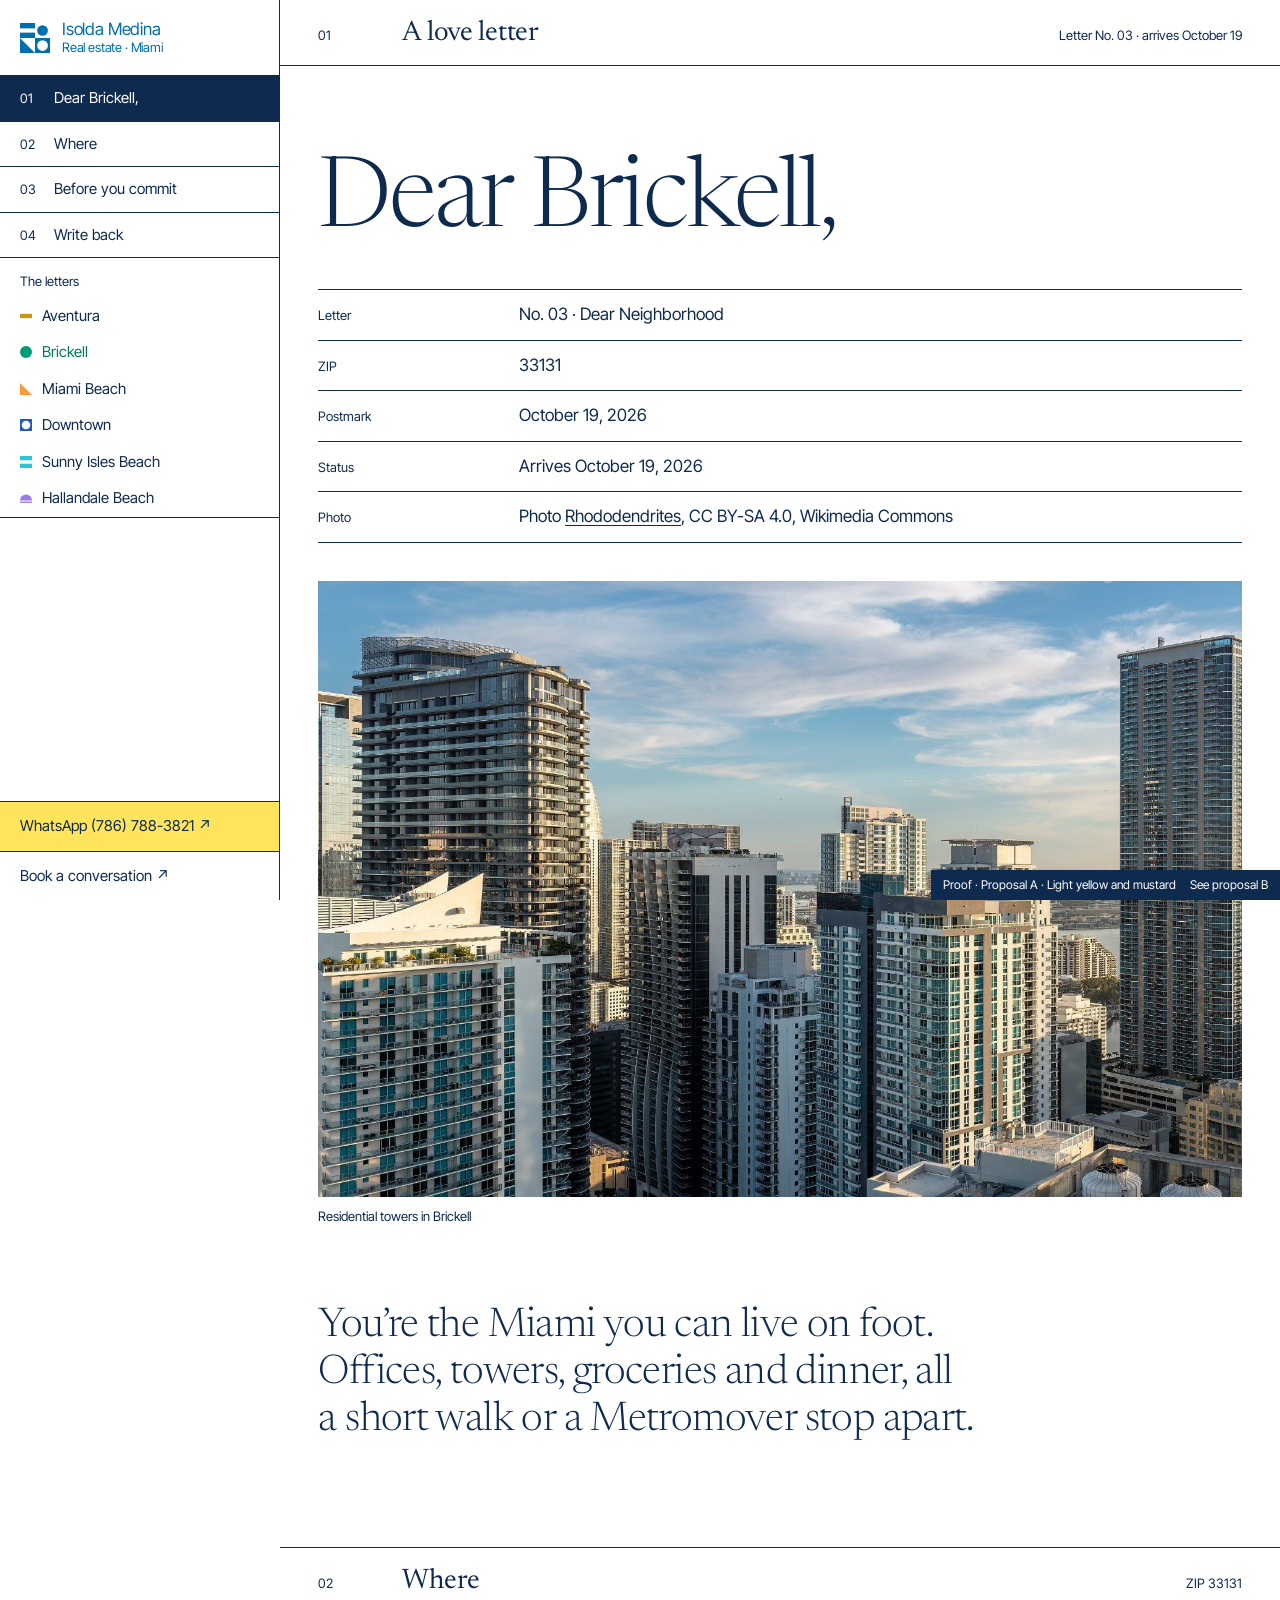
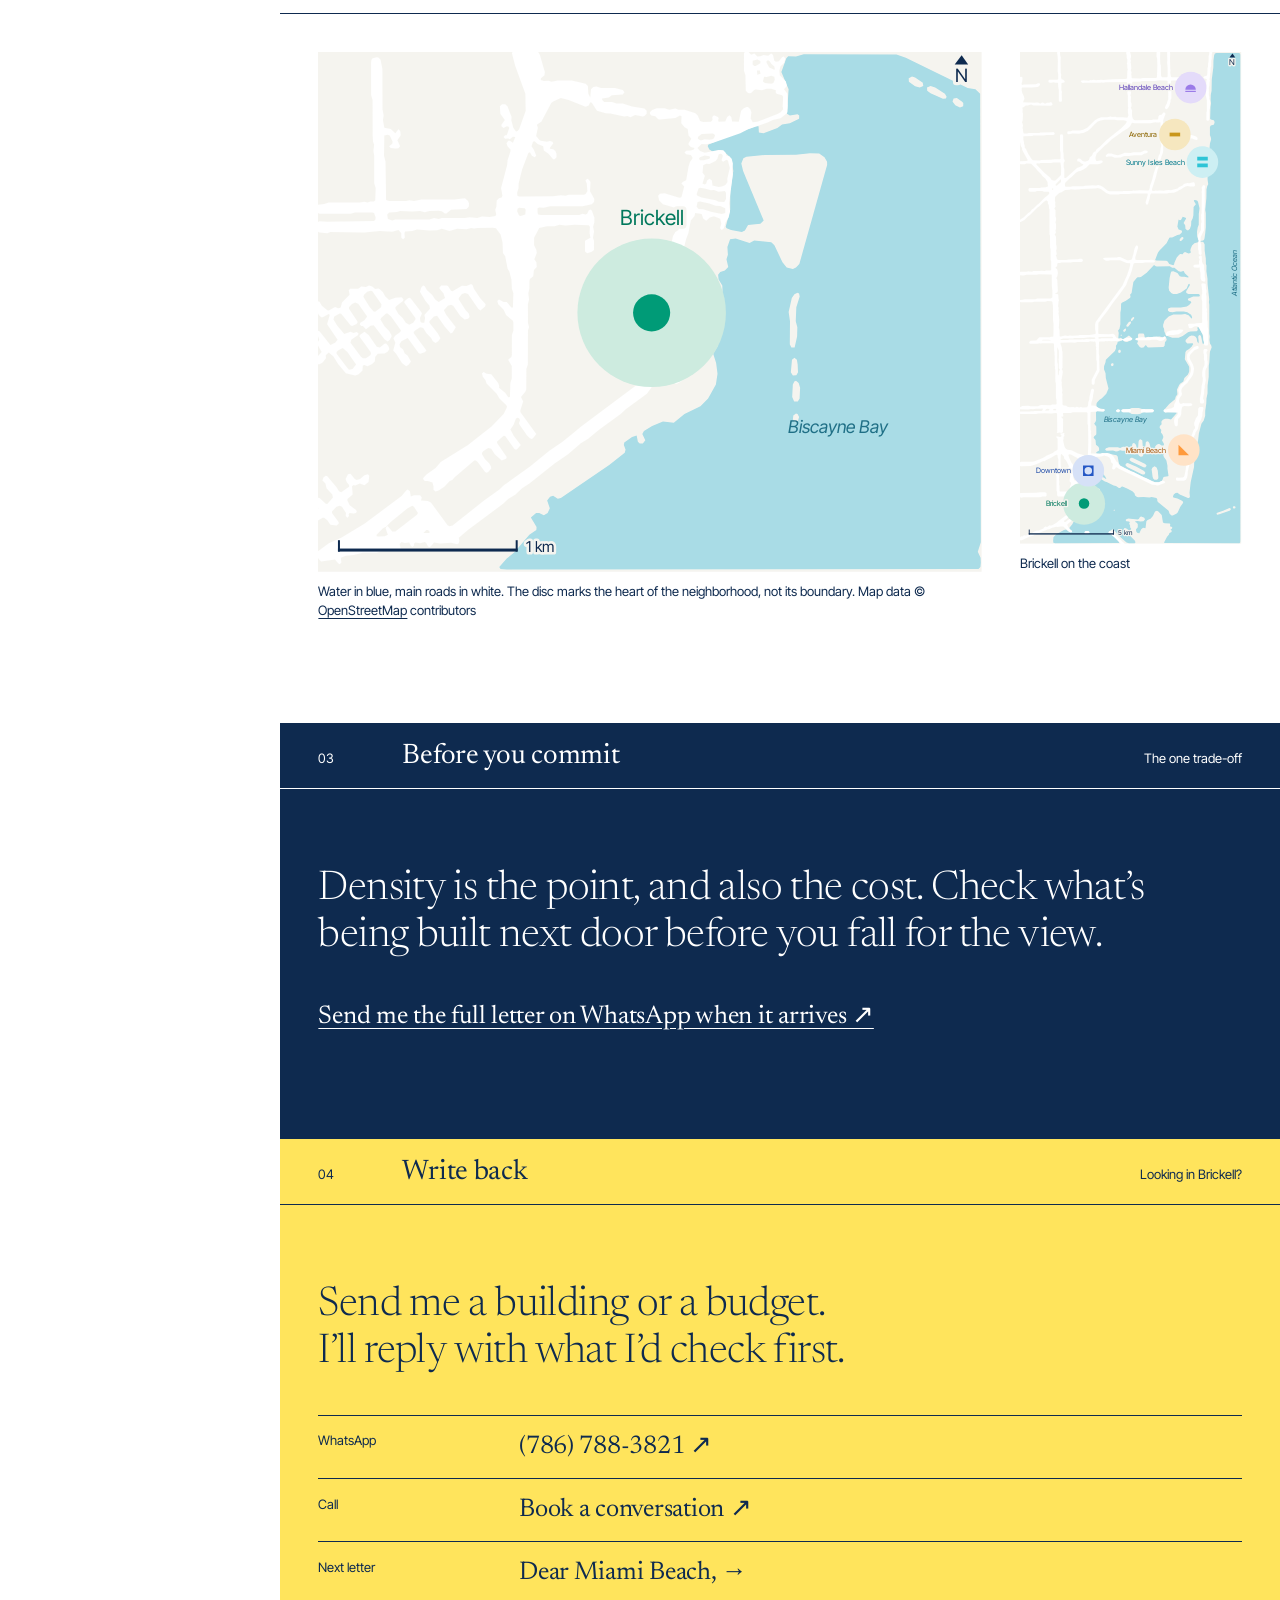
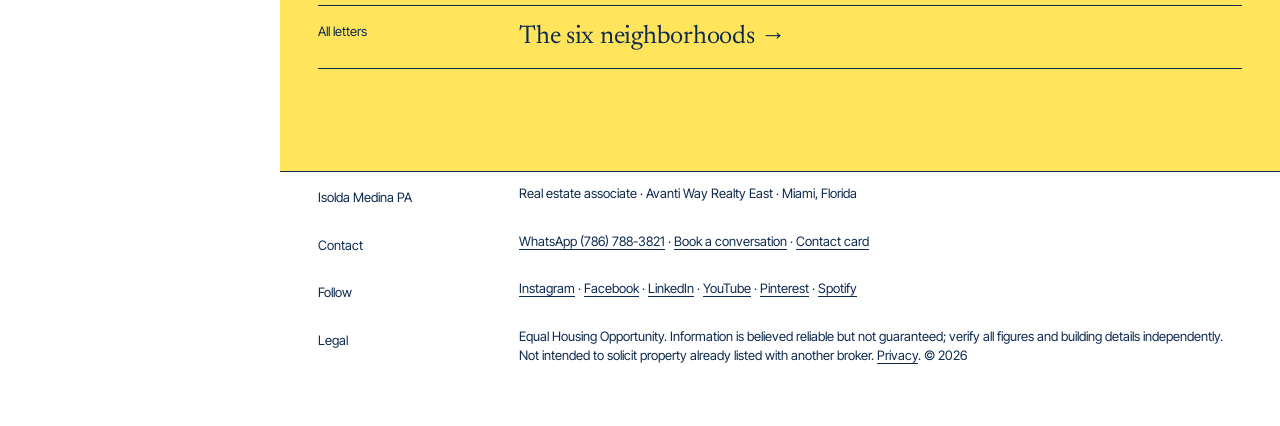
<file: A/dear-brickell/index.html>
<!doctype html>
<html lang="en">
<head>
<meta name="robots" content="noindex, nofollow">
<meta charset="utf-8">
<meta name="viewport" content="width=device-width, initial-scale=1, viewport-fit=cover">
<title>Dear Brickell, · Living in Brickell, FL · Isolda Medina</title>
<meta name="description" content="Dear Brickell, a love letter to Brickell (33131) by Isolda Medina: how it feels, one trade-off, and one sourced number. Arrives October 19, 2026.">
<link rel="canonical" href="https://isoldamedinapa.com/dear-brickell/">
<meta property="og:type" content="article">
<meta property="og:title" content="Dear Brickell, · Living in Brickell, FL · Isolda Medina">
<meta property="og:description" content="Dear Brickell, a love letter to Brickell (33131) by Isolda Medina: how it feels, one trade-off, and one sourced number. Arrives October 19, 2026.">
<meta property="og:url" content="https://isoldamedinapa.com/dear-brickell/">
<meta property="og:image" content="https://isoldamedinapa.com/assets/img/og-image.png">
<meta name="twitter:card" content="summary_large_image">
<meta name="theme-color" content="#FBF5EC">
<link rel="icon" href="../assets/img/favicon.svg" type="image/svg+xml">
<link rel="preconnect" href="https://fonts.googleapis.com">
<link rel="preconnect" href="https://fonts.gstatic.com" crossorigin>
<link href="https://fonts.googleapis.com/css2?family=Inter+Tight:wght@400&family=Newsreader:ital,opsz,wght@0,6..72,300;0,6..72,400;1,6..72,300;1,6..72,400&display=swap" rel="stylesheet">
<link rel="stylesheet" href="../assets/css/style.css">
</head>
<body>
<a class="skip" href="#main">Skip to content</a>
<aside class="rail" aria-label="Index">
<a class="brand" href="../index.html"><svg class="mark" viewBox="0 0 716 716" aria-hidden="true" fill="currentColor"><rect x="0" y="0" width="358" height="128"/><circle cx="538" cy="179" r="128"/><rect x="0" y="230" width="358" height="128"/><polygon points="0,358 0,716 358,716"/><path fill-rule="evenodd" d="M358 358H716V716H358Z M410 538a128 128 0 1 0 256 0a128 128 0 1 0 -256 0Z"/></svg><span>Isolda Medina<small>Real estate · Miami</small></span></a>
<details class="toc" open><summary>Index</summary>
<nav aria-label="Chapters"><ol><li><a href="#letter" data-tone="ivory"><span>01</span>Dear Brickell,</a></li><li><a href="#where" data-tone="ivory"><span>02</span>Where</a></li><li><a href="#commit" data-tone="ink"><span>03</span>Before you commit</a></li><li><a href="#write" data-tone="pink"><span>04</span>Write back</a></li></ol></nav>
<div class="rail-letters"><p>The letters</p><ul><li style="--c:#C9961A;--ct:#8C6500"><a href="../dear-aventura/index.html"><svg class="glyph" viewBox="0 0 358 358" aria-hidden="true" fill="currentColor"><rect y="115" width="358" height="128"/></svg>Aventura</a></li><li style="--c:#009B77;--ct:#00785C"><a href="../dear-brickell/index.html" aria-current="page"><svg class="glyph" viewBox="0 0 358 358" aria-hidden="true" fill="currentColor"><circle cx="179" cy="179" r="179"/></svg>Brickell</a></li><li style="--c:#FF9A3C;--ct:#A85A10"><a href="../dear-miami-beach/index.html"><svg class="glyph" viewBox="0 0 358 358" aria-hidden="true" fill="currentColor"><polygon points="0,0 0,358 358,358"/></svg>Miami Beach</a></li><li style="--c:#2457C5;--ct:#1F4BA8"><a href="../dear-downtown/index.html"><svg class="glyph" viewBox="0 0 358 358" aria-hidden="true" fill="currentColor"><path fill-rule="evenodd" d="M0 0H358V358H0Z M51 179a128 128 0 1 0 256 0a128 128 0 1 0 -256 0Z"/></svg>Downtown</a></li><li style="--c:#2EC4D6;--ct:#00788A"><a href="../dear-sunny-isles-beach/index.html"><svg class="glyph" viewBox="0 0 358 358" aria-hidden="true" fill="currentColor"><rect width="358" height="128"/><rect y="230" width="358" height="128"/></svg>Sunny Isles Beach</a></li><li style="--c:#9B7BE8;--ct:#5B3DB8"><a href="../dear-hallandale-beach/index.html"><svg class="glyph" viewBox="0 0 358 358" aria-hidden="true" fill="currentColor"><path d="M0 251a179 179 0 0 1 358 0Z"/><rect y="285" width="358" height="40"/></svg>Hallandale Beach</a></li></ul></div>
</details>
<div class="rail-cta"><a class="pink" href="https://wa.me/17867883821?text=Hi%20Isolda%2C%20I%20read%20your%20letters%20to%20Miami.%20%28WEB%29">WhatsApp (786) 788-3821 ↗</a><a href="https://myavex.avantiway.com/CrmCalendar/agenda/4d791834f608772cd80d2600f37c3cb7">Book a conversation ↗</a></div>
</aside>
<main id="main"><section id="letter" class="band band--white band--first" aria-labelledby="letter-h">
<header class="ch"><span class="ch-no">01</span><h2 id="letter-h" class="ch-title">A love letter</h2><span class="ch-meta">Letter No. 03 · arrives October 19</span></header>
<p class="giant">Dear Brickell,</p>
<dl class="rows"><div><dt>Letter</dt><dd>No. 03 · Dear Neighborhood</dd></div><div><dt>ZIP</dt><dd>33131</dd></div><div><dt>Postmark</dt><dd>October 19, 2026</dd></div><div><dt>Status</dt><dd>Arrives October 19, 2026</dd></div><div><dt>Photo</dt><dd>Photo <a href="https://commons.wikimedia.org/wiki/File:Brickell_neighborhood_skyline_(60062p).jpg">Rhododendrites</a>, CC BY-SA 4.0, Wikimedia Commons</dd></div></dl>
<figure class="plate"><img class="photo" src="../assets/img/hoods/brickell.jpg" width="1494" height="996" alt="Residential towers in Brickell"><figcaption>Residential towers in Brickell</figcaption></figure><p class="statement">You’re the Miami you can live on foot. Offices, towers, groceries and dinner, all a short walk or a Metromover stop apart.</p>
</section>
<section id="where" class="band band--sand " aria-labelledby="where-h">
<header class="ch"><span class="ch-no">02</span><h2 id="where-h" class="ch-title">Where</h2><span class="ch-meta">ZIP 33131</span></header>
<div class="where-grid"><figure class="map"><svg class="map-svg" xmlns="http://www.w3.org/2000/svg" viewBox="0 0 143 112" role="img" aria-label="Map of Brickell, ZIP 33131"><rect width="143" height="112" fill="#F5F4EF"/><path fill="#A9DCE6" fill-rule="evenodd" d="M142.33 111.41 40.67 111.50 39.33 111.40 39.06 111.00 40.67 109.17 42.33 107.82 45.54 104.00 47.05 103.00 47.10 102.33 45.87 100.33 47.00 99.33 47.67 99.34 48.67 99.82 49.49 99.33 49.95 98.33 49.38 96.67 50.00 95.86 50.67 95.63 51.67 96.28 52.33 96.12 62.75 89.00 66.10 86.33 66.28 85.67 65.90 84.67 66.00 84.17 67.67 82.95 68.67 82.63 68.93 84.00 69.33 84.39 70.00 84.39 70.53 83.67 69.89 82.33 70.24 81.67 72.00 80.58 74.33 79.63 76.67 79.89 78.97 78.00 82.41 76.33 84.06 74.67 85.74 71.67 86.09 69.33 85.79 67.00 85.16 65.00 86.12 63.33 86.18 59.33 87.16 51.33 87.12 50.33 86.32 49.00 86.22 48.00 86.67 47.39 87.67 47.08 88.40 46.33 88.02 44.67 88.33 43.67 88.22 42.00 88.80 40.33 90.00 40.21 93.00 41.16 94.00 40.62 97.67 40.99 98.35 41.67 100.09 45.33 101.00 46.46 102.33 46.78 103.00 46.46 103.72 45.67 109.71 24.33 109.70 23.67 109.14 22.67 108.00 21.88 106.00 21.83 103.00 22.16 96.33 22.18 92.33 22.55 91.67 22.89 91.22 24.00 91.61 25.67 96.04 36.33 95.33 37.03 92.67 37.27 92.00 38.47 91.33 38.77 89.00 38.38 88.05 38.00 87.86 37.67 88.82 34.00 88.84 30.00 89.49 25.67 89.16 23.33 88.67 22.52 87.33 21.32 86.67 21.19 85.00 21.45 84.33 21.01 83.98 20.33 84.07 20.00 85.67 19.28 94.33 15.99 94.94 16.00 95.00 17.33 96.00 17.49 99.00 16.38 100.00 15.60 101.67 15.38 103.67 14.39 103.70 13.67 103.33 13.39 101.67 13.69 101.06 13.33 101.41 8.00 99.85 4.33 100.92 1.33 101.33 0.93 103.00 0.96 104.67 0.50 124.67 0.54 126.67 1.25 140.00 7.74 141.67 8.00 142.68 9.00 142.83 105.67 142.18 107.67 142.78 109.00 142.83 110.00 142.74 111.00 142.33 111.41ZM130.43 7.33 130.33 6.60 128.67 5.51 128.00 5.27 127.29 5.67 127.33 6.40 128.67 7.36 129.67 7.66 130.43 7.33ZM135.30 10.00 135.46 9.67 135.09 9.00 133.00 7.65 132.00 7.34 131.23 7.67 131.28 8.33 132.00 8.91 134.67 10.07 135.30 10.00ZM139.03 11.67 139.05 11.00 138.73 10.67 137.67 9.93 136.96 10.00 136.73 10.67 137.33 11.47 138.33 11.98 139.03 11.67ZM102.71 63.67 103.24 61.33 103.29 59.33 102.95 58.00 103.07 55.00 103.80 52.67 103.67 52.03 103.33 51.87 102.67 52.20 102.10 53.00 101.42 56.00 101.71 58.00 101.67 63.00 102.00 63.70 102.71 63.67ZM103.08 69.67 103.44 69.00 103.36 67.33 103.19 66.33 102.67 65.88 102.14 66.33 101.89 69.00 102.33 69.72 103.08 69.67ZM103.39 75.33 103.78 74.67 103.89 72.33 103.58 71.33 103.00 70.83 102.64 71.00 102.32 71.67 102.18 74.33 102.61 75.33 103.39 75.33ZM103.37 79.67 103.67 78.67 103.34 78.00 103.00 77.88 102.43 78.33 102.33 79.12 102.67 79.70 103.37 79.67Z"/><path fill="#FFFFFF" fill-rule="evenodd" d="M25.33 94.71 24.87 94.33 24.90 93.67 24.67 92.77 23.67 92.43 23.00 92.46 22.63 92.00 22.77 91.67 23.44 91.00 25.35 89.67 26.44 88.33 32.33 84.68 37.33 80.74 40.00 78.02 40.67 76.67 40.72 76.33 40.49 76.00 39.09 74.67 38.50 73.67 36.33 71.42 36.07 70.67 35.51 70.00 35.33 69.27 35.67 68.97 36.33 69.33 37.33 69.44 38.83 71.33 39.06 72.00 39.00 72.37 40.33 73.42 41.00 74.39 41.36 74.33 41.45 71.33 41.76 70.33 41.76 67.67 40.97 66.33 41.67 65.75 41.77 65.33 41.78 61.00 42.10 60.00 42.10 58.33 42.00 57.91 40.52 56.67 40.00 55.55 38.84 54.33 38.63 53.67 39.00 53.31 40.00 53.89 40.67 53.86 41.67 55.04 42.00 55.04 42.10 52.00 41.78 51.00 41.68 49.00 41.24 47.33 40.85 46.67 40.34 44.00 39.85 43.33 39.76 41.00 39.34 39.33 38.34 38.00 37.67 37.89 34.33 37.90 33.67 38.06 33.00 37.92 32.00 38.22 30.00 38.10 28.33 38.55 26.67 38.10 25.67 38.39 24.00 38.49 21.33 38.24 20.33 38.55 18.80 38.67 18.63 39.00 18.71 40.00 18.33 40.35 17.96 40.00 17.93 39.00 17.33 38.34 16.00 38.72 13.33 38.56 10.00 38.89 2.67 38.78 2.00 39.05 0.33 38.88 -0.10 38.67 -0.23 37.67 -0.10 36.67 0.33 36.45 2.00 36.57 12.00 36.42 12.33 36.22 12.43 35.67 12.08 34.67 11.67 34.57 8.00 34.57 7.00 34.88 0.33 34.88 -0.10 34.67 -0.21 33.33 0.00 32.90 1.33 32.76 2.33 32.45 9.00 32.44 10.00 32.28 10.67 32.42 11.33 32.19 12.00 32.22 12.33 31.99 12.43 29.33 12.12 28.33 12.11 22.33 11.94 21.33 12.10 20.00 11.86 19.33 11.78 18.00 11.76 10.33 11.45 9.33 11.44 2.33 11.52 1.67 11.79 1.33 12.67 1.12 13.00 1.19 13.48 1.67 13.88 3.67 13.90 12.33 14.15 13.67 14.00 14.67 14.29 16.33 15.67 16.60 16.67 17.50 17.33 16.65 17.71 17.00 17.81 17.67 17.80 18.00 17.11 19.00 17.69 20.33 17.33 20.72 16.67 20.82 15.67 20.71 15.32 20.33 16.00 19.76 16.09 19.33 15.46 18.00 15.00 17.83 14.29 18.00 14.23 22.33 14.55 23.67 14.67 31.89 15.33 32.11 19.00 32.10 19.67 31.94 20.67 32.10 22.33 31.78 29.33 31.77 31.67 31.53 32.33 32.11 32.55 32.67 32.48 33.33 32.00 33.81 28.67 33.98 27.67 34.80 27.33 34.80 26.67 34.33 26.00 34.23 24.00 34.24 23.00 34.54 22.00 34.24 20.33 34.39 17.67 34.24 17.00 34.48 15.33 34.58 14.91 35.00 15.07 36.00 16.00 36.33 16.67 36.12 24.00 36.10 25.00 35.79 26.00 36.00 26.67 35.78 31.67 35.77 32.67 35.61 34.33 35.76 35.33 35.46 37.00 35.57 38.22 35.33 38.41 35.00 38.19 34.00 38.43 33.33 38.52 32.00 39.00 31.52 39.56 31.33 39.74 31.00 39.45 29.33 40.76 24.33 40.85 23.33 41.49 21.33 41.47 21.00 40.84 20.33 40.62 19.67 41.00 19.14 41.33 19.10 42.00 19.53 42.52 18.33 42.00 18.26 41.33 18.81 41.00 18.63 40.33 18.70 39.98 18.33 40.33 17.96 40.67 17.94 41.23 16.33 41.00 16.03 40.67 16.01 40.00 16.37 39.54 16.00 39.53 15.67 40.26 14.67 39.29 13.33 39.19 11.67 39.67 11.27 40.00 11.26 40.33 11.27 40.82 11.67 41.72 14.00 41.65 14.67 42.08 16.33 42.67 17.12 43.00 17.05 43.34 16.67 44.76 12.67 44.68 9.00 42.51 3.00 41.80 0.33 41.90 0.00 42.33 -0.21 47.00 -0.21 47.45 0.00 47.82 0.67 48.88 4.33 48.81 5.00 48.04 5.67 48.00 6.03 48.67 6.23 49.67 6.18 50.33 6.43 51.67 6.12 54.67 6.12 57.67 6.85 58.15 7.33 58.26 9.00 58.67 9.78 58.83 8.00 59.33 7.52 60.00 7.45 61.00 7.76 64.00 7.78 65.67 8.19 66.04 8.67 65.67 9.14 63.33 9.33 62.67 9.82 61.20 10.00 61.26 10.33 61.67 10.80 63.33 10.78 64.33 11.10 65.67 11.12 67.67 11.76 70.33 12.19 70.82 12.67 70.83 13.33 70.33 13.81 70.00 13.88 68.33 13.57 67.33 14.04 66.67 13.78 66.00 13.88 63.00 13.24 62.00 13.22 60.12 12.67 59.00 10.94 58.67 10.85 58.33 11.55 57.67 11.81 54.00 10.32 52.33 9.91 50.67 10.65 50.26 11.00 48.16 15.00 47.16 15.67 47.38 16.33 47.00 18.09 47.67 18.93 48.00 19.10 49.33 19.35 50.00 19.19 50.52 19.33 50.70 19.67 49.94 20.67 50.00 20.84 50.67 20.95 51.15 21.33 51.40 22.00 51.39 22.67 51.00 23.13 50.67 23.13 49.67 21.92 48.67 21.20 48.53 20.33 47.33 19.82 46.67 19.22 46.33 19.35 46.01 20.33 46.49 21.00 47.04 22.33 46.67 22.69 46.10 22.33 45.67 21.62 45.33 21.74 43.98 25.33 43.24 28.33 43.22 29.33 42.91 30.33 42.96 31.00 43.33 31.15 50.67 31.11 52.33 30.85 53.33 31.00 54.00 30.78 57.33 30.76 57.67 30.59 58.05 30.00 57.92 28.33 57.64 27.67 58.00 27.31 58.33 27.45 58.72 28.00 58.62 30.00 59.55 31.67 59.48 32.33 59.00 32.83 57.00 33.22 50.00 33.23 48.67 33.55 47.67 33.52 47.31 33.67 47.33 34.67 47.47 35.00 48.00 35.11 56.33 35.10 57.00 34.86 57.67 34.99 58.00 34.87 58.33 34.14 58.67 33.96 59.00 34.14 59.55 35.67 59.55 36.67 59.28 37.67 59.48 38.67 59.26 40.00 59.47 40.67 59.46 42.67 59.00 43.06 58.00 43.37 57.54 43.00 57.54 40.67 58.71 40.00 58.52 39.00 58.59 37.67 58.33 37.33 55.33 37.23 53.33 37.39 52.00 37.24 51.00 37.55 49.33 37.57 47.67 37.91 46.57 40.00 46.57 41.67 47.06 42.67 47.15 43.33 46.62 44.67 47.06 45.33 47.14 46.33 46.53 47.00 46.38 48.33 45.67 48.91 45.57 49.33 45.55 51.00 45.32 52.00 45.48 53.33 45.23 54.33 45.24 58.33 45.48 59.33 45.24 60.00 45.22 67.33 44.90 68.33 44.88 72.67 44.67 73.22 43.74 74.33 44.21 75.33 43.58 77.33 43.67 77.68 47.04 82.33 46.33 83.23 46.00 83.37 45.67 83.23 45.00 82.56 43.44 80.33 43.29 80.00 43.54 79.33 43.33 78.94 43.00 78.79 42.66 79.00 42.15 80.33 41.46 81.33 42.17 82.67 43.70 84.67 43.00 85.50 42.67 85.69 42.33 85.53 40.33 82.76 40.00 82.69 38.55 84.00 38.62 84.33 40.67 87.27 40.53 87.67 39.59 88.00 38.09 86.67 37.33 85.51 36.67 85.34 35.65 86.00 35.35 86.33 35.34 86.67 36.00 87.78 36.91 88.67 37.29 89.33 37.33 89.74 36.67 90.50 36.33 90.69 36.00 90.53 34.41 88.33 34.00 88.01 33.67 88.01 29.39 91.67 29.00 92.20 28.33 92.52 27.22 93.67 26.00 94.49 25.33 94.71ZM77.33 71.47 77.00 71.46 76.63 71.00 76.80 70.67 78.01 69.67 78.23 68.67 78.00 68.27 77.67 68.10 77.00 68.14 76.33 67.82 75.67 66.78 74.33 66.49 73.00 65.78 72.33 65.90 71.67 65.67 71.00 65.72 70.54 65.33 70.53 65.00 71.33 64.27 72.67 64.25 74.00 64.84 75.33 65.81 75.67 65.75 76.11 64.67 76.22 64.00 76.07 63.67 75.33 63.17 74.33 63.10 73.33 63.55 71.67 63.48 71.19 63.00 71.13 62.67 71.19 62.33 71.78 61.67 71.53 60.67 72.18 58.00 72.76 57.00 72.78 55.33 73.19 53.67 73.67 53.18 74.33 53.00 73.78 52.00 73.93 50.67 76.51 39.67 77.00 38.80 77.70 38.33 77.66 38.00 77.34 37.67 76.33 37.21 76.11 36.33 76.33 35.45 77.33 35.01 77.67 34.67 77.67 33.78 74.33 32.82 73.52 32.00 73.29 31.00 73.67 30.52 74.67 30.45 77.67 31.35 78.00 31.41 78.33 31.22 78.91 29.00 78.32 28.33 78.59 28.00 79.33 27.66 79.85 24.67 80.18 23.67 80.66 23.00 80.67 22.67 80.33 22.18 79.33 22.04 78.98 21.67 79.33 21.29 80.33 21.25 80.98 21.00 81.13 20.67 80.33 20.49 79.86 20.00 79.86 19.67 80.45 18.67 79.85 18.00 79.67 16.57 79.00 16.22 78.27 15.33 78.33 13.82 78.00 13.69 77.00 14.22 73.67 14.55 73.33 14.48 72.67 13.87 71.80 13.67 71.52 13.33 71.52 13.00 72.00 12.51 73.00 12.12 74.67 12.12 75.67 12.43 77.00 12.19 77.67 12.43 79.00 12.45 81.33 13.18 81.83 13.67 82.33 14.89 83.00 15.11 84.67 15.01 85.01 14.67 84.96 14.00 85.33 13.63 86.19 14.00 86.36 14.33 86.22 14.67 86.33 15.04 87.75 15.00 88.18 14.00 88.67 13.64 89.05 14.00 89.25 15.00 90.67 15.04 91.18 12.67 91.67 12.17 92.33 11.86 92.67 11.86 93.16 12.33 93.39 13.00 93.24 14.33 93.67 15.13 94.67 15.02 99.00 13.35 99.69 13.00 100.24 12.33 100.12 11.67 100.23 9.67 100.00 9.33 98.81 9.00 98.62 8.67 98.67 8.26 97.67 7.90 96.67 7.90 95.67 8.22 94.33 8.09 94.00 8.19 93.33 8.81 93.00 8.87 92.67 8.81 92.19 8.33 92.10 5.00 91.78 4.00 91.79 0.33 92.00 -0.10 92.33 -0.20 92.67 -0.11 93.33 0.59 94.04 0.33 94.67 0.97 95.33 0.92 96.00 0.62 97.00 0.81 97.67 0.31 98.05 0.67 98.33 1.90 98.67 2.09 99.33 2.01 100.00 1.14 100.33 0.97 100.70 1.33 100.48 2.33 99.67 3.09 99.42 4.00 99.52 5.00 100.82 6.33 101.05 7.33 100.43 8.00 101.14 9.00 101.22 11.67 101.14 13.00 100.91 13.33 99.67 14.29 98.00 14.65 97.00 15.15 92.67 16.65 91.00 17.49 85.00 19.62 83.67 19.88 82.67 19.85 81.77 20.67 82.33 21.34 83.33 21.71 86.33 21.12 87.33 21.19 87.80 21.67 88.00 22.29 88.67 22.53 89.14 23.00 89.40 24.00 89.26 25.33 89.40 26.33 88.58 32.67 88.80 34.33 88.48 35.67 87.84 36.67 87.48 38.00 87.00 38.36 86.63 38.00 86.91 37.00 86.67 35.95 85.33 35.42 84.43 35.67 83.67 36.37 83.00 35.88 82.67 34.89 81.28 34.67 81.14 35.33 80.33 36.33 79.82 39.00 79.32 40.33 78.57 43.33 78.49 44.33 77.24 49.00 77.15 50.00 76.48 52.00 76.00 52.47 75.00 52.53 74.34 53.00 75.67 53.17 76.00 53.46 76.14 54.00 75.92 54.67 76.37 55.67 75.33 57.00 74.60 61.00 74.95 61.33 75.67 61.52 76.33 61.95 77.67 61.86 78.67 62.23 79.33 62.20 79.97 63.33 80.67 63.52 81.03 64.00 80.67 64.46 80.33 64.47 79.33 64.09 78.67 64.14 78.00 63.78 77.33 64.09 77.01 66.00 77.67 67.20 78.33 67.20 79.14 68.00 79.15 69.33 78.90 70.33 78.22 71.00 77.33 71.47ZM94.86 2.67 95.33 2.41 95.33 1.92 94.67 1.60 93.67 1.91 93.66 2.67 94.00 2.99 94.33 2.99 94.86 2.67ZM98.43 3.67 98.33 3.11 97.67 2.55 97.33 1.99 97.00 1.78 96.67 1.94 96.67 2.33 97.24 3.33 98.33 3.83 98.43 3.67ZM95.36 4.67 95.21 4.00 94.60 4.00 94.67 4.88 95.36 4.67ZM98.12 6.67 98.43 6.00 98.33 5.32 97.67 5.10 96.67 5.39 96.11 5.33 95.88 6.33 96.31 6.67 97.67 6.82 98.12 6.67ZM82.70 19.00 83.33 18.78 84.33 18.91 85.00 18.78 85.33 18.61 85.56 18.00 85.33 17.67 85.00 17.57 82.67 17.66 81.87 18.33 81.87 18.67 82.33 19.02 82.70 19.00ZM87.03 29.00 87.78 28.67 88.24 28.00 88.19 27.33 88.74 25.00 88.33 23.37 88.00 23.21 87.28 23.67 86.96 23.33 87.24 22.33 87.00 22.00 86.67 21.91 86.33 22.07 86.06 23.00 85.67 23.49 84.33 24.14 83.67 24.09 83.00 24.43 82.87 26.00 83.37 26.67 82.85 28.33 83.33 28.56 83.66 28.33 83.85 27.67 84.33 27.30 84.89 27.67 85.00 28.77 86.33 29.10 87.03 29.00ZM83.12 23.33 84.33 23.00 84.50 22.67 84.33 22.47 83.33 22.29 82.31 22.67 82.09 23.00 82.34 23.33 83.12 23.33ZM87.56 32.33 87.91 31.67 87.91 30.33 87.67 29.95 86.33 30.14 85.33 29.75 84.67 29.81 83.33 29.40 82.33 29.25 82.00 29.44 81.59 30.67 81.77 31.00 82.67 31.35 85.67 31.94 86.33 32.25 87.56 32.33ZM87.76 34.67 87.75 33.67 86.67 33.17 85.67 33.14 84.33 32.65 82.33 32.23 81.78 32.33 81.59 33.33 82.00 33.83 83.00 33.86 84.67 34.44 87.00 34.90 87.76 34.67ZM44.66 35.00 44.76 34.00 44.55 33.67 43.33 33.58 43.00 33.78 42.91 34.33 43.33 35.24 43.67 35.32 44.66 35.00ZM8.00 69.72 6.00 69.22 4.33 67.22 3.33 65.64 2.33 64.74 1.67 65.33 1.71 66.00 1.00 66.91 0.33 67.28 0.00 67.30 -0.19 67.00 -0.15 65.67 0.78 64.67 -0.14 63.00 -0.13 62.67 0.27 62.00 -0.20 60.67 0.00 60.05 0.33 60.16 2.67 63.12 3.69 62.67 4.22 62.00 1.96 58.67 2.52 56.67 2.33 56.48 1.00 57.14 0.67 57.14 0.17 56.67 -0.14 56.00 0.02 55.00 -0.20 54.33 0.00 53.72 0.33 53.82 0.83 54.67 2.00 55.67 2.33 55.69 3.67 54.96 4.33 55.22 4.67 55.15 4.90 55.00 5.17 54.00 6.81 52.33 6.63 51.33 6.93 51.00 8.67 50.99 9.33 50.53 10.33 50.66 11.00 50.29 11.67 50.52 12.33 51.06 13.00 50.95 13.33 51.10 14.00 51.78 14.50 52.67 15.33 53.45 16.67 52.94 18.00 52.87 18.19 53.00 18.42 53.33 18.31 53.67 16.98 54.67 16.68 55.00 16.68 55.33 17.33 56.45 18.24 57.33 18.92 58.33 19.67 58.75 20.50 58.33 20.99 57.67 20.99 57.33 18.58 54.00 18.69 53.67 19.33 53.11 19.67 52.96 20.00 53.13 22.23 56.00 22.40 56.33 21.98 57.33 22.05 58.00 22.33 58.35 22.89 58.33 23.08 57.33 22.92 56.67 24.13 55.33 24.02 54.67 23.17 53.67 21.96 51.67 22.28 50.67 22.67 50.31 23.00 50.47 23.50 51.33 24.58 52.33 25.26 53.33 26.00 53.88 27.38 53.00 27.02 52.00 26.20 51.00 26.20 50.67 26.57 50.33 27.67 50.29 28.00 50.44 28.67 51.43 29.00 51.55 31.00 50.37 32.00 50.42 33.00 49.97 33.33 50.24 33.59 51.00 35.00 53.12 36.14 54.33 36.00 54.86 35.00 55.69 34.52 55.33 32.33 52.17 31.67 51.92 31.00 52.17 30.34 53.00 30.34 53.33 31.83 55.67 32.49 56.33 32.67 57.09 32.33 57.49 31.59 57.67 30.67 56.87 29.13 54.67 28.67 54.44 27.98 54.67 27.12 55.67 27.65 56.67 29.70 59.33 29.00 60.44 28.61 60.67 27.33 59.22 25.67 56.83 24.98 57.00 24.01 58.00 24.01 58.33 25.83 60.67 26.37 61.67 25.91 62.33 25.33 62.70 24.76 62.33 24.33 61.55 23.33 60.56 22.67 59.49 22.00 59.34 20.94 60.00 20.62 60.33 20.67 60.67 23.36 64.33 23.00 64.72 22.00 65.04 21.67 64.86 19.33 61.62 17.98 62.33 17.57 63.00 17.67 63.57 18.33 64.12 18.67 64.91 19.33 65.46 20.03 66.67 19.58 67.33 19.00 67.70 18.09 67.00 16.83 65.00 16.20 64.33 16.67 62.67 16.26 61.67 16.67 61.09 17.67 60.40 17.88 60.00 15.75 57.00 15.00 56.34 14.67 56.34 13.60 57.33 13.46 57.67 14.33 59.12 15.33 60.11 15.82 61.00 15.85 61.33 15.49 62.00 15.00 62.40 14.33 61.89 12.00 58.87 11.33 58.98 10.33 59.72 9.67 59.07 9.33 59.05 9.00 58.74 9.12 58.33 10.00 57.83 10.59 57.00 8.67 54.26 8.00 54.00 7.33 54.32 6.68 55.00 6.68 55.33 8.48 58.00 8.51 58.33 8.23 58.67 7.33 59.05 7.00 58.90 5.00 56.43 4.67 56.34 3.50 57.00 3.34 57.67 4.16 59.00 5.67 60.78 7.00 60.29 7.67 60.55 8.33 60.31 8.74 60.67 8.64 61.00 7.17 62.00 7.01 62.67 9.26 65.67 9.67 66.01 10.33 66.01 11.26 65.33 11.41 65.00 11.34 64.67 8.93 61.33 9.03 61.00 10.00 60.27 10.91 61.00 12.67 63.50 13.33 63.66 14.33 62.85 14.67 62.82 15.16 63.33 15.39 64.00 15.00 64.57 14.33 64.96 12.89 65.00 12.34 65.67 12.23 66.67 11.67 67.24 10.67 67.71 10.00 67.45 9.67 67.57 9.56 68.67 8.67 69.49 8.00 69.72ZM12.75 55.67 13.59 55.00 13.67 54.33 11.67 51.51 11.33 51.43 10.60 51.67 9.92 52.33 9.79 52.67 9.93 53.00 11.17 55.00 12.00 55.91 12.33 55.98 12.75 55.67ZM7.45 68.33 8.21 67.33 6.33 64.64 5.33 63.79 4.31 64.33 4.01 64.67 4.01 65.00 6.00 67.69 6.67 68.48 7.45 68.33ZM4.67 110.36 4.33 110.19 3.67 109.34 0.67 109.81 0.17 109.33 -0.15 108.67 -0.15 107.67 2.33 105.84 5.00 104.68 10.00 101.68 18.02 95.67 19.00 94.47 19.33 94.30 19.81 94.67 20.00 95.81 20.67 95.53 22.00 95.54 22.37 96.00 22.18 96.67 23.67 96.78 24.33 97.09 27.93 102.00 28.33 102.22 29.00 102.02 35.78 96.67 39.02 94.33 40.11 93.33 45.69 89.33 49.78 86.00 52.69 84.00 56.78 80.67 68.67 71.74 69.01 71.33 69.35 70.33 69.85 67.67 70.45 66.67 71.00 66.44 72.00 66.42 72.86 66.67 73.05 67.00 72.58 69.00 72.63 70.00 71.82 72.33 70.88 73.67 66.31 77.00 65.22 78.00 60.64 81.33 58.22 83.33 56.64 84.33 53.89 86.67 50.98 88.67 45.56 93.00 43.98 94.00 42.56 95.33 40.98 96.33 39.89 97.33 32.31 103.00 30.34 104.67 30.47 105.33 30.33 105.85 30.00 106.05 28.67 105.77 26.33 105.89 25.00 105.68 24.33 106.53 24.00 106.70 23.67 106.53 23.33 105.78 23.00 105.59 22.00 105.88 21.00 105.69 20.67 105.94 20.70 106.33 20.33 106.68 20.00 106.41 19.67 105.69 18.67 105.81 18.00 105.59 17.59 106.00 17.80 107.00 17.33 107.38 13.67 107.57 12.67 107.88 9.67 107.90 7.67 108.40 6.00 108.57 4.92 109.00 5.04 110.00 4.67 110.36ZM4.00 102.04 2.67 101.89 2.00 100.88 1.33 100.34 1.00 100.34 0.00 100.95 -0.18 100.67 -0.22 99.33 0.06 98.33 -0.20 97.67 -0.22 96.67 0.00 96.05 0.33 96.12 1.67 97.33 2.00 97.38 3.22 96.00 3.08 95.33 1.84 94.00 1.60 93.00 0.96 92.33 1.18 91.67 1.67 91.30 2.00 91.44 4.00 93.78 4.51 94.67 5.00 94.89 6.70 93.67 6.70 93.33 6.17 92.67 5.95 92.00 6.46 91.00 7.00 90.86 7.93 92.00 8.33 92.22 9.07 92.00 10.00 91.18 10.74 91.00 11.04 91.33 10.90 92.67 10.00 93.37 9.00 93.00 8.00 93.39 7.67 93.33 7.33 93.57 7.47 95.33 6.34 96.33 6.33 96.67 6.83 97.67 8.20 98.67 8.37 99.00 8.18 99.33 7.67 99.47 6.79 99.33 6.60 99.67 6.69 100.00 6.33 100.35 5.97 100.00 6.03 99.33 5.16 98.00 4.67 97.76 3.98 98.00 3.01 99.00 3.01 99.33 4.47 101.33 4.46 101.67 4.00 102.04ZM14.36 104.33 15.06 104.00 14.58 102.67 14.71 102.33 15.00 102.15 16.00 103.34 16.67 103.34 21.33 99.74 21.54 99.33 20.67 97.99 20.33 97.78 19.31 98.33 15.67 101.26 14.67 102.29 14.00 102.60 12.63 104.00 12.62 104.33 13.00 104.43 14.36 104.33ZM24.04 103.67 24.00 103.29 23.67 103.01 23.33 103.01 22.72 103.67 24.04 103.67Z"/><text x="112.0" y="82.0" font-size="3.7800000000000002" fill="#1F6F86" text-anchor="middle" font-style="italic" font-family="Newsreader, Georgia, serif">Biscayne Bay</text><circle cx="71.9" cy="56.2" r="16.0" fill="#CDEBDF"/><g fill="#009B77" transform="translate(67.89 52.21) scale(0.02235)"><circle cx="179" cy="179" r="179"/></g><text x="71.9" y="37.2" font-size="4.5" fill="#00785C" text-anchor="middle" font-family="Inter Tight, Helvetica Neue, Arial, sans-serif" stroke="#F5F4EF" stroke-width="1.57" paint-order="stroke" stroke-linejoin="round">Brickell</text><g fill="#0E2A4F"><rect x="4.3" y="107.0" width="38.7" height="0.65"/><rect x="4.3" y="105.2" width="0.43" height="2.45"/><rect x="42.6" y="105.2" width="0.43" height="2.45"/></g><text x="44.9" y="107.7" font-size="3.24" fill="#0E2A4F" text-anchor="start" font-family="Inter Tight, Helvetica Neue, Arial, sans-serif" stroke="#F5F4EF" stroke-width="1.13" paint-order="stroke" stroke-linejoin="round">1 km</text><text x="138.7" y="6.5" font-size="3.9600000000000004" fill="#0E2A4F" text-anchor="middle" font-family="Inter Tight, Helvetica Neue, Arial, sans-serif" stroke="#F5F4EF" stroke-width="1.39" paint-order="stroke" stroke-linejoin="round">N</text><polygon points="138.7,0.7 137.2,2.7 140.1,2.7" fill="#0E2A4F"/></svg><figcaption>Water in blue, main roads in white. The disc marks the heart of the neighborhood, not its boundary. Map data © <a href="https://www.openstreetmap.org/copyright">OpenStreetMap</a> contributors</figcaption></figure><figure class="map map--context"><svg class="map-svg map-svg--overview" xmlns="http://www.w3.org/2000/svg" viewBox="0 0 126 280" role="img" aria-label="Map of Miami with the six neighborhoods of the letters, from Brickell to Hallandale"><rect width="126" height="280" fill="#F5F4EF"/><path fill="#A9DCE6" fill-rule="evenodd" d="M125.00 279.74 82.33 279.73 82.06 279.33 83.67 276.30 84.75 275.00 85.13 274.00 86.37 273.33 86.33 272.55 86.00 272.07 85.63 272.00 86.33 271.72 86.81 271.00 86.33 270.39 85.63 270.33 85.40 270.00 85.63 269.33 85.33 268.62 82.33 268.45 81.43 268.00 80.71 263.67 78.82 261.67 78.00 261.23 76.90 261.67 75.72 264.33 74.33 265.91 72.67 266.61 72.00 267.30 71.46 271.33 70.33 271.04 69.67 271.22 68.95 272.00 68.00 274.04 67.00 273.93 66.33 273.41 66.03 272.00 67.07 270.67 67.08 269.00 66.67 268.22 65.66 267.67 65.64 267.33 67.00 267.10 68.67 267.43 70.33 267.33 71.18 266.33 70.80 265.33 69.00 264.60 68.33 264.92 67.67 265.96 67.00 266.25 61.67 265.67 60.29 266.33 60.29 267.00 60.67 267.33 62.00 267.38 62.59 267.67 62.18 268.67 62.72 269.67 62.72 270.67 63.42 271.67 62.68 272.33 62.00 272.44 60.33 271.22 59.67 271.07 59.30 271.33 59.27 272.00 65.46 278.33 65.80 279.33 65.33 279.78 62.00 279.82 60.67 279.39 55.41 274.67 54.80 273.67 53.33 272.18 52.67 271.85 50.67 273.28 50.62 274.00 53.67 276.20 55.83 278.33 56.60 279.33 56.33 279.73 20.00 279.83 19.00 279.48 18.87 278.33 19.06 276.33 20.67 274.61 25.00 272.25 26.33 272.00 28.33 273.40 29.33 273.33 29.38 272.67 28.27 271.67 28.16 271.00 29.79 269.00 30.33 267.84 31.67 266.92 33.33 266.40 35.33 264.08 38.67 262.39 39.46 261.67 39.89 260.67 40.21 255.33 40.84 253.00 40.55 251.67 41.00 250.23 41.33 250.17 41.67 250.58 42.95 253.33 43.67 253.94 44.33 253.76 44.68 253.33 45.39 251.00 45.62 249.33 45.01 248.67 42.33 248.55 41.00 249.18 40.57 248.67 40.45 248.00 40.67 247.67 42.67 246.73 43.67 245.67 43.55 242.67 45.00 239.51 45.67 238.84 46.58 239.33 48.45 241.67 49.18 243.00 49.00 243.18 46.67 241.78 46.00 241.73 45.52 242.33 46.33 243.39 48.33 244.63 49.33 244.88 53.33 246.90 54.67 247.23 56.33 248.36 57.00 248.32 58.00 247.49 58.33 247.49 61.00 248.58 64.00 250.20 65.19 251.33 65.56 252.67 66.67 253.42 67.33 253.66 70.33 253.50 73.67 253.78 75.00 253.50 77.67 254.09 78.16 254.67 78.22 255.67 78.55 256.33 84.66 261.33 85.21 263.00 86.33 263.99 87.00 263.99 89.02 263.00 89.80 262.33 91.31 259.00 92.94 256.67 92.77 256.00 92.00 255.43 89.67 254.28 87.33 253.71 87.12 253.00 87.67 251.85 88.67 251.18 89.67 251.05 91.00 252.02 95.67 254.10 96.33 254.05 96.78 253.33 96.55 251.00 97.21 245.00 99.12 236.33 99.21 234.00 100.21 227.00 101.46 221.00 101.88 217.33 103.32 211.67 104.57 210.00 105.46 207.33 105.51 204.33 106.12 200.00 106.21 197.33 106.82 194.33 106.84 190.00 107.49 185.00 107.51 178.67 107.82 177.00 108.18 170.67 109.15 168.33 109.01 167.33 108.22 166.00 107.91 164.00 108.08 162.00 107.83 160.33 107.83 144.00 107.59 142.33 107.78 141.00 106.84 132.33 106.79 129.00 106.18 125.00 106.22 121.67 105.88 120.67 105.82 117.67 105.18 113.00 105.16 109.67 104.67 108.54 104.00 108.13 103.00 108.11 102.74 107.67 104.33 107.37 105.00 106.68 105.46 103.67 105.83 99.67 105.82 91.67 105.52 90.00 106.16 83.00 106.21 78.33 106.66 76.33 107.21 75.33 106.84 72.67 106.84 70.00 107.46 66.67 107.55 64.67 108.06 63.33 107.65 62.00 108.00 61.60 110.00 61.34 110.61 60.67 110.33 59.95 108.67 59.59 108.00 59.00 107.83 56.00 108.21 52.00 108.83 50.00 108.78 49.00 108.18 47.33 108.19 42.67 108.67 41.93 110.33 41.45 110.82 40.33 110.67 39.33 110.33 38.89 108.67 38.40 108.31 38.00 108.51 31.33 108.83 29.33 108.58 27.33 108.67 24.33 109.12 22.00 109.24 15.67 110.12 8.67 110.18 5.00 110.54 2.00 111.00 0.83 112.00 0.50 124.67 0.52 125.33 0.87 125.50 1.67 125.50 278.33 125.41 279.33 125.00 279.74ZM87.33 121.46 85.00 120.79 84.11 119.33 83.33 118.88 77.67 118.81 77.15 118.67 77.01 118.33 78.53 114.33 79.33 113.14 83.47 109.00 85.00 105.94 85.33 105.72 86.67 105.70 89.67 104.29 91.00 104.01 92.05 103.00 92.31 102.33 92.09 101.67 90.33 101.15 89.63 99.33 90.33 95.45 91.00 95.76 91.67 95.71 92.67 93.88 94.33 94.37 94.63 94.67 94.54 95.00 93.18 97.33 94.09 98.67 94.25 100.67 95.00 101.45 95.67 101.61 96.80 100.67 97.46 98.67 97.55 96.33 98.38 94.67 98.75 93.00 98.88 88.33 100.16 86.67 98.99 84.67 99.33 84.28 100.33 84.40 101.00 84.76 101.37 85.33 102.26 89.00 101.84 92.33 101.82 98.33 101.21 100.00 100.83 102.33 100.88 105.00 101.91 107.67 101.33 108.34 99.33 108.87 98.00 110.26 97.20 112.00 97.01 113.00 97.31 114.00 97.00 114.54 96.00 114.70 94.00 113.90 93.22 114.33 92.67 115.26 91.33 115.06 90.67 115.51 89.28 117.00 87.96 120.00 87.76 121.00 87.33 121.46ZM91.75 107.67 93.06 106.33 93.03 105.67 92.67 105.40 92.00 105.55 90.96 106.67 91.00 107.66 91.75 107.67ZM79.33 245.04 77.00 245.11 75.00 244.41 57.33 235.87 56.32 234.33 55.63 230.33 55.00 229.66 48.33 228.33 45.67 228.82 43.58 228.67 43.42 228.00 45.05 227.00 45.05 225.67 44.67 224.86 43.26 223.67 43.01 221.00 41.93 219.67 42.16 219.00 43.33 218.01 43.49 217.33 43.45 213.33 42.25 211.67 43.02 210.67 43.35 209.67 43.26 205.00 44.00 204.52 47.33 204.78 48.00 204.39 48.15 204.00 47.67 203.33 45.33 203.04 44.00 202.37 43.55 201.67 43.55 200.33 43.87 199.67 45.33 198.14 46.67 197.16 49.14 194.67 50.41 191.67 48.88 185.67 48.72 183.00 47.84 180.67 47.88 179.00 48.71 176.67 48.90 175.33 54.05 170.33 54.70 168.67 54.62 167.33 55.34 166.33 55.67 164.96 57.00 164.77 58.33 163.80 59.67 165.01 61.00 165.12 63.34 164.00 63.81 163.33 63.42 162.67 62.00 161.51 58.67 163.86 57.67 162.90 57.33 162.80 56.33 163.20 55.99 163.00 56.23 160.00 55.87 158.67 56.67 157.67 57.16 155.00 57.18 148.33 57.49 146.67 57.58 143.33 58.00 142.80 60.33 141.72 62.77 140.00 62.95 139.33 62.68 138.33 63.55 137.33 64.57 131.00 66.43 128.67 67.00 128.25 68.33 128.32 69.07 128.00 72.15 125.67 76.33 121.28 77.33 122.01 78.00 122.16 85.33 122.01 86.67 122.94 88.00 122.93 90.33 124.83 91.67 125.21 93.00 124.72 93.33 124.86 93.87 126.00 96.01 128.00 96.03 128.33 95.67 128.44 93.67 128.00 92.00 128.05 91.00 127.67 89.67 125.91 87.33 124.85 86.26 125.00 85.88 125.67 85.21 128.67 84.66 134.33 84.99 136.00 86.33 137.39 87.33 137.79 89.33 137.82 91.67 137.02 94.92 134.67 95.92 132.33 96.33 132.06 96.70 132.33 96.67 133.05 94.65 136.33 94.67 137.00 95.00 137.47 96.00 137.90 101.67 137.86 102.40 138.33 102.41 139.00 102.01 139.33 98.67 139.21 95.67 140.61 95.67 141.39 97.18 142.00 97.60 142.67 96.33 144.14 95.00 144.91 91.67 145.49 86.00 145.53 84.58 146.00 84.23 146.67 84.33 147.33 85.33 148.02 87.00 148.17 89.00 147.84 93.33 147.84 95.33 148.29 97.44 149.67 98.00 150.95 98.02 151.67 97.67 151.83 96.00 149.93 94.00 149.20 92.00 149.49 87.33 149.54 84.67 150.61 82.33 152.97 81.54 155.33 81.55 156.67 82.07 157.67 82.16 159.00 83.00 161.02 83.67 161.60 86.67 162.79 90.33 162.72 92.67 161.72 95.67 159.61 97.00 159.21 100.67 159.01 101.29 158.33 100.99 157.00 101.33 156.63 102.01 157.00 104.00 160.91 104.80 165.33 104.67 166.06 104.33 166.27 104.00 166.08 103.14 162.00 102.73 161.33 102.33 161.19 101.67 161.66 101.50 162.33 101.78 164.67 101.67 166.01 100.99 165.00 100.60 163.00 100.00 162.21 99.00 161.62 97.67 161.54 96.33 161.98 94.33 164.00 94.33 165.00 95.33 166.01 98.33 165.84 98.66 166.33 97.83 167.67 96.33 169.14 94.67 170.21 94.22 171.00 93.88 175.00 96.38 179.33 96.38 182.00 95.67 183.74 93.61 185.67 93.02 187.67 91.33 188.86 90.65 189.67 89.38 192.33 89.66 195.00 88.66 196.33 88.33 197.81 85.00 200.50 81.93 204.00 82.00 204.76 83.00 205.40 84.33 205.18 88.33 205.17 89.18 205.33 89.31 205.67 86.00 209.38 84.33 208.88 82.67 208.88 81.33 209.53 80.49 210.67 80.68 212.00 79.66 213.00 79.55 214.00 80.47 215.33 80.27 216.67 81.11 217.67 81.69 219.33 80.90 221.33 81.90 223.00 82.00 223.81 81.67 224.17 80.67 224.13 79.33 223.33 78.67 223.23 77.67 223.84 76.85 225.00 78.00 226.79 79.33 227.46 80.67 227.13 82.00 225.74 82.28 226.00 82.12 228.00 81.63 229.67 81.98 230.67 83.38 232.67 84.00 235.67 83.99 237.33 84.59 241.33 84.33 241.70 82.33 241.88 81.67 242.22 80.99 244.00 79.33 245.04ZM64.07 153.00 65.06 151.67 65.00 151.04 64.67 150.87 63.85 151.33 63.16 152.33 63.33 153.30 64.07 153.00ZM61.72 156.33 63.04 154.67 63.23 154.00 63.00 153.36 62.00 153.85 60.60 155.67 60.67 156.34 61.00 156.52 61.72 156.33ZM59.73 159.33 60.42 158.33 60.33 157.69 60.00 157.53 59.33 157.86 58.73 158.67 59.00 159.37 59.73 159.33ZM70.35 168.33 71.67 166.94 72.67 168.10 73.33 168.32 81.67 168.01 82.34 167.33 82.58 165.33 83.54 164.00 83.35 163.00 82.67 162.25 81.33 162.50 79.33 162.00 74.00 162.41 73.00 162.17 71.33 162.72 70.97 162.33 70.81 161.00 70.33 160.29 67.67 160.29 67.22 161.00 67.25 162.67 66.02 163.33 65.89 163.67 66.04 164.00 67.12 164.33 67.22 164.67 66.72 166.00 68.22 168.00 69.00 168.45 70.35 168.33ZM57.94 161.67 58.00 161.08 57.40 161.00 57.33 161.65 57.94 161.67ZM57.05 171.33 57.44 170.67 57.33 170.00 57.00 169.62 56.33 169.62 55.90 170.33 56.00 171.00 56.33 171.38 57.05 171.33ZM53.10 178.67 53.32 177.67 53.00 177.29 52.33 177.27 51.89 177.67 51.73 178.33 52.33 178.94 53.10 178.67ZM68.68 206.00 70.00 205.22 75.33 205.12 76.00 204.72 76.15 204.33 76.00 203.95 75.33 203.55 70.00 203.41 67.67 202.74 63.67 202.84 62.00 203.45 58.67 203.55 57.80 204.33 58.67 205.12 62.00 205.22 63.67 206.12 67.00 206.26 68.68 206.00ZM56.33 205.00 56.87 204.33 56.33 203.67 55.67 203.56 54.96 204.00 54.96 204.67 55.33 205.00 56.33 205.00ZM69.72 230.33 70.21 229.67 70.41 225.33 69.88 224.33 69.68 221.33 68.67 220.51 68.00 220.86 67.55 221.67 67.26 225.67 67.68 226.33 67.83 227.33 67.39 229.33 67.85 230.00 68.67 230.52 69.72 230.33ZM73.09 228.67 73.82 227.67 74.28 225.00 73.67 222.65 73.00 221.89 72.33 221.73 71.66 222.33 71.45 224.33 71.07 225.33 71.67 228.02 72.33 228.73 73.09 228.67ZM66.06 228.67 66.22 226.67 66.60 225.67 66.01 223.67 65.00 222.72 64.33 222.90 64.00 223.32 63.74 224.67 63.33 225.07 58.67 224.84 57.00 225.51 55.67 225.18 50.67 225.18 49.00 225.65 48.52 226.33 48.67 226.72 49.33 227.12 53.00 227.01 54.67 227.49 55.67 227.45 57.00 226.83 58.33 227.16 61.33 227.15 63.00 228.23 64.33 228.73 65.33 228.99 66.06 228.67ZM71.31 236.67 72.15 235.67 71.33 234.61 64.00 231.11 63.33 231.05 62.55 231.67 62.39 232.33 63.33 233.24 70.33 236.57 71.31 236.67ZM70.65 240.67 71.11 240.33 71.40 239.67 70.67 238.61 66.33 236.23 61.67 234.26 61.00 234.14 60.22 234.67 60.06 235.33 61.00 236.40 69.67 240.58 70.65 240.67ZM78.01 243.67 78.67 243.01 78.82 242.33 78.46 238.33 77.80 236.67 76.67 235.94 75.51 236.67 74.96 237.67 75.54 242.00 75.95 243.00 76.64 243.67 78.01 243.67ZM122.27 260.00 122.71 259.67 122.71 259.00 122.33 258.68 121.67 258.68 121.29 259.00 121.28 259.67 121.67 259.99 122.27 260.00ZM113.53 263.33 119.33 261.23 120.05 260.67 120.01 260.00 119.33 259.79 118.67 259.95 115.67 261.28 112.33 262.38 111.86 263.00 112.33 263.60 113.53 263.33ZM53.92 261.33 54.00 260.75 53.42 260.67 53.33 261.25 53.92 261.33ZM39.00 274.33 39.48 273.67 39.00 273.00 37.67 272.88 36.96 273.33 36.96 274.00 37.33 274.33 39.00 274.33Z"/><path fill="#FFFFFF" fill-rule="evenodd" d="M23.33 28.39 22.55 28.33 22.19 28.00 22.12 27.67 22.10 21.67 21.78 20.00 21.67 17.78 21.33 17.58 20.00 17.55 19.00 17.25 18.00 17.55 17.00 17.55 16.33 17.21 16.13 16.67 16.19 16.33 16.67 15.85 21.33 15.76 21.76 15.33 21.76 12.67 21.46 11.00 21.57 5.00 21.43 2.33 21.12 0.67 21.23 0.00 21.67 -0.21 22.33 -0.21 22.77 0.00 22.90 2.00 23.22 3.00 23.10 5.00 23.23 12.00 23.48 13.00 23.32 14.33 23.67 15.55 24.67 15.85 25.47 16.67 25.47 17.00 25.21 17.33 23.78 17.67 23.58 18.00 23.57 21.67 23.88 22.67 23.77 24.00 23.89 27.33 23.81 28.00 23.33 28.39ZM1.00 278.15 0.00 278.10 -0.21 277.67 -0.15 276.67 0.67 275.86 1.33 275.89 2.33 275.20 3.33 275.42 4.33 275.10 5.33 274.29 6.00 274.33 7.00 274.01 7.67 273.44 9.00 272.84 9.67 272.61 10.33 272.67 13.33 271.39 13.80 270.67 14.33 270.37 14.67 270.29 15.33 270.56 15.94 270.33 16.67 269.62 17.33 269.75 18.33 269.57 21.02 268.00 22.11 267.00 26.12 264.00 27.00 263.75 28.10 261.67 28.12 258.67 28.43 257.67 28.57 256.33 28.18 255.33 28.02 254.00 27.67 253.11 27.33 252.91 25.33 252.90 24.67 253.14 22.00 253.22 21.67 253.15 21.19 252.67 21.10 250.67 20.78 249.67 20.76 241.67 20.46 240.67 21.00 239.45 21.33 239.19 22.00 239.12 22.33 239.33 22.42 239.67 22.23 240.67 22.24 244.00 22.39 244.67 22.24 246.33 22.48 247.00 22.58 250.00 22.78 250.33 27.55 250.33 28.35 248.33 28.51 247.33 29.02 246.33 29.10 245.67 29.00 245.24 28.30 244.67 28.28 243.67 28.67 241.67 28.35 240.33 28.00 239.73 27.33 239.43 23.00 239.49 22.33 239.33 21.85 238.33 21.77 233.33 21.90 232.33 21.51 231.00 21.33 229.47 21.00 229.35 20.00 229.66 17.67 231.16 15.00 232.33 14.00 233.05 13.33 233.00 9.33 234.82 6.00 235.81 0.67 235.89 0.00 235.77 -0.21 235.33 -0.10 233.67 0.67 233.44 7.00 233.43 8.33 233.16 12.67 231.35 14.00 230.68 15.00 229.94 18.67 228.35 19.67 227.51 21.23 226.67 21.44 226.00 21.42 220.33 20.63 219.33 21.00 218.87 22.67 219.33 23.00 219.33 23.49 219.00 23.60 218.33 22.98 217.67 23.33 217.04 23.67 217.33 25.00 216.96 25.36 217.33 25.12 218.00 25.36 218.67 24.68 219.33 24.88 220.00 24.57 221.33 25.32 224.67 25.67 225.36 26.33 226.08 27.00 226.57 29.33 226.85 33.00 228.68 36.00 229.52 36.67 229.99 38.00 229.94 38.67 229.33 38.90 222.33 38.76 212.67 38.45 211.67 38.42 205.67 38.00 205.18 30.00 205.24 29.00 205.55 24.67 205.67 24.45 206.00 24.70 207.33 24.33 207.71 23.62 207.67 23.60 208.00 24.33 208.78 24.55 209.33 24.49 216.33 24.00 216.89 23.33 216.99 22.67 216.77 21.33 217.04 20.97 216.67 21.22 216.00 21.11 206.33 20.89 205.67 20.00 205.57 18.00 205.89 14.00 205.77 10.33 205.90 9.33 206.22 8.33 206.23 0.33 206.21 -0.10 206.00 -0.21 205.67 -0.10 205.00 0.33 204.79 5.33 204.77 6.33 204.60 7.67 204.67 8.33 204.45 12.33 204.42 12.67 204.26 13.07 203.33 12.67 203.01 12.00 203.22 9.00 203.24 7.33 203.54 6.33 203.32 4.67 203.56 0.00 203.44 -0.21 203.00 -0.11 202.33 1.33 201.60 4.67 201.44 6.00 201.76 10.33 201.76 11.33 201.27 12.33 201.12 17.33 201.22 18.33 200.78 20.33 200.76 20.67 200.66 20.88 200.33 20.76 198.00 20.46 197.00 20.43 188.67 20.12 187.67 20.10 181.00 19.86 180.33 20.00 179.33 19.78 178.67 19.76 173.00 19.60 172.33 19.67 171.00 19.45 170.33 19.33 166.11 18.67 165.89 12.67 165.89 11.67 166.06 11.00 165.92 10.00 166.22 6.00 166.22 5.67 166.15 5.20 165.67 5.33 165.12 6.00 164.52 9.23 164.33 11.00 162.52 17.00 162.43 17.67 162.19 18.67 162.15 19.00 161.90 19.11 155.00 18.78 152.67 18.76 144.67 18.43 142.33 18.00 141.91 15.67 141.89 14.33 142.22 8.00 142.24 7.00 142.55 0.67 142.56 0.00 142.44 -0.21 142.00 0.00 141.23 1.67 141.10 2.67 140.78 8.67 140.77 10.00 140.45 17.33 140.35 18.23 140.00 18.42 139.67 18.44 137.33 18.43 135.67 18.12 133.33 18.09 127.00 17.89 126.67 10.67 126.57 9.67 126.88 3.67 126.90 2.67 127.22 1.67 127.23 0.33 127.21 0.00 127.10 -0.21 126.67 -0.10 125.33 0.33 125.12 3.67 125.10 4.67 124.85 6.67 125.10 7.67 124.78 11.33 124.76 12.00 124.61 14.00 124.76 15.00 124.45 17.33 124.42 17.76 124.00 17.77 123.00 17.76 119.33 17.45 118.33 17.43 112.33 17.12 111.33 17.10 104.67 16.78 103.67 16.76 89.67 16.52 89.00 16.43 87.33 15.85 86.33 15.89 85.33 15.73 85.00 15.00 84.46 13.64 85.33 11.00 87.91 10.00 88.59 5.67 92.91 4.67 93.59 2.33 95.83 0.33 96.80 0.00 96.76 -0.21 96.33 0.00 95.55 2.36 94.00 4.67 91.76 5.67 91.08 6.78 89.67 7.67 89.08 9.67 87.09 10.67 86.41 14.33 82.76 15.33 82.08 16.41 81.00 16.75 80.33 16.33 79.66 13.67 79.55 12.67 79.24 9.67 79.24 8.67 79.54 6.00 79.56 5.33 79.48 5.00 79.21 4.78 78.33 4.85 78.00 5.33 77.52 11.33 77.43 12.33 77.12 14.67 77.10 15.87 76.67 15.99 76.33 15.78 75.67 15.68 74.00 14.41 72.00 12.76 70.67 12.08 69.67 9.76 67.33 9.08 66.33 6.33 63.66 3.67 63.57 2.67 63.88 0.33 63.88 -0.10 63.67 -0.21 63.33 -0.21 62.67 0.00 62.23 3.67 62.10 4.45 61.67 1.18 55.67 1.22 54.67 0.52 53.67 -0.22 50.00 -0.21 14.67 0.00 14.23 0.67 14.12 1.00 14.19 1.48 14.67 1.22 17.00 0.91 18.00 1.00 18.55 1.33 18.74 2.33 18.45 9.00 18.43 10.33 17.78 11.00 17.85 11.47 18.33 11.24 19.00 10.55 19.67 10.00 19.88 6.33 20.22 1.33 20.24 1.00 20.45 0.98 22.00 1.32 23.33 2.15 25.00 2.54 26.67 1.72 28.67 8.33 28.90 9.67 28.78 10.67 28.94 11.33 29.32 11.67 29.32 12.33 28.85 13.00 28.78 14.33 29.42 15.33 28.85 16.67 28.89 17.67 28.53 18.16 29.00 18.47 29.67 18.47 30.00 18.21 30.33 17.33 30.56 8.00 30.49 7.33 30.40 6.33 29.92 4.33 30.48 3.33 30.51 2.00 31.48 1.47 31.67 1.34 32.00 1.55 32.67 1.44 34.33 1.71 35.00 1.55 39.00 1.08 40.00 1.48 40.67 1.72 42.00 1.44 43.33 1.71 44.00 1.67 44.67 2.00 46.22 2.33 46.42 4.00 46.43 5.00 46.12 11.00 46.10 11.67 45.86 18.33 45.76 19.00 45.62 19.80 46.33 19.67 46.87 19.00 47.22 15.00 47.24 14.33 47.48 13.00 47.55 7.67 47.57 7.00 47.81 2.11 48.00 1.91 48.33 1.90 50.00 2.22 51.00 2.32 52.33 2.72 53.33 2.66 54.33 3.48 55.33 4.66 58.00 6.67 61.02 7.33 61.67 11.33 61.76 12.00 61.52 17.67 61.43 19.67 61.12 22.67 61.09 23.00 60.89 23.11 60.33 23.10 57.67 22.78 56.00 22.78 47.67 22.85 47.33 23.33 46.85 24.21 47.00 24.55 47.67 24.57 57.00 24.81 57.67 24.91 60.67 25.54 62.00 24.99 63.00 24.89 63.67 24.90 65.67 25.22 66.67 25.23 71.33 25.33 71.73 26.00 71.77 26.67 71.41 32.45 66.00 35.00 65.01 35.96 64.33 36.04 64.00 35.00 63.49 33.67 62.34 33.00 62.38 32.67 62.19 32.52 61.33 33.00 60.77 33.33 60.62 34.33 60.85 35.67 62.02 36.67 62.43 37.33 62.43 38.68 62.00 39.34 61.33 39.67 60.11 41.01 59.00 41.51 57.67 42.00 57.08 42.67 56.61 43.00 56.66 43.42 55.67 44.33 54.76 45.33 54.08 49.33 50.09 57.67 43.41 60.08 41.00 60.80 39.67 60.67 39.29 59.00 38.90 55.33 38.88 54.00 38.56 48.00 38.57 46.00 38.98 44.33 39.65 42.33 41.26 40.55 43.33 38.56 45.00 36.00 46.15 34.67 46.24 33.67 46.55 30.00 46.42 27.67 46.88 27.14 46.67 26.94 46.33 26.94 45.67 27.14 45.33 27.67 45.12 29.00 45.10 30.00 44.78 34.00 44.76 36.00 44.35 38.33 43.08 42.67 38.84 44.33 37.85 46.33 37.18 49.67 37.10 51.67 36.78 52.33 37.00 54.33 36.86 55.00 37.10 58.67 37.12 61.00 37.42 61.33 37.23 61.76 36.00 61.45 34.67 61.45 32.67 61.67 31.67 61.45 31.00 61.43 24.67 61.11 23.33 61.35 21.67 61.12 20.33 61.00 17.25 60.33 17.09 48.67 17.23 47.33 17.54 46.33 17.33 45.67 17.55 36.67 17.56 35.67 17.71 34.77 17.00 34.63 16.67 34.81 16.33 36.00 16.11 39.23 16.33 40.00 15.95 40.67 16.02 42.00 15.78 43.33 16.08 44.00 15.93 45.33 16.00 46.00 15.79 47.33 15.91 53.00 15.45 60.00 15.43 61.00 15.08 61.12 11.00 61.42 10.00 61.12 9.00 61.10 7.33 60.86 6.67 61.10 5.67 61.10 4.33 60.78 3.33 60.76 1.67 60.45 0.67 60.56 0.00 61.00 -0.21 62.00 -0.22 62.55 0.00 62.81 0.33 63.22 2.00 63.22 3.00 62.92 4.00 63.21 5.00 63.00 6.00 63.22 6.67 63.39 9.33 63.10 10.33 63.55 11.67 63.33 13.00 63.55 13.67 63.58 14.67 63.78 15.00 68.67 15.11 70.00 14.78 77.33 14.77 78.00 14.55 78.23 7.67 78.10 3.67 77.78 2.67 77.79 0.33 78.00 -0.10 78.67 -0.23 79.67 -0.10 79.88 0.33 79.77 3.00 79.90 6.67 80.22 7.67 80.32 13.33 80.67 14.23 81.00 14.42 83.67 14.42 84.00 14.22 84.11 13.67 84.10 9.00 83.78 6.33 83.90 5.00 83.79 0.33 84.00 -0.10 85.00 -0.21 85.42 0.00 85.55 1.33 85.43 3.33 85.57 9.67 85.72 10.33 85.57 11.67 86.00 14.22 86.67 14.44 91.67 14.44 93.67 14.12 96.67 14.12 97.00 14.19 97.48 14.67 97.48 15.33 97.00 15.83 96.33 16.14 95.33 15.90 93.00 15.89 90.67 16.22 86.33 16.24 86.00 16.45 85.89 19.33 86.21 20.67 86.22 26.33 85.78 27.33 85.81 28.00 85.06 30.67 84.24 32.00 83.67 32.48 83.33 32.54 82.67 32.20 82.53 31.67 83.18 30.00 83.67 29.33 83.85 28.33 84.43 27.00 84.43 21.67 84.12 20.00 84.23 19.33 84.09 16.67 83.89 16.33 79.33 16.10 77.00 16.55 69.33 16.57 68.33 16.88 64.29 17.00 63.92 17.33 63.65 18.00 63.55 20.33 62.92 21.67 63.22 22.67 63.22 23.67 62.92 24.67 63.22 25.67 63.09 28.00 63.56 29.67 63.48 31.00 63.08 31.67 63.88 33.33 63.77 35.33 63.90 36.67 64.33 38.01 65.00 38.68 65.67 38.90 75.00 38.76 76.00 38.45 78.33 38.42 78.67 38.22 78.85 36.67 79.33 36.09 79.67 35.85 80.67 35.67 81.67 34.52 82.33 34.52 82.81 35.00 82.87 35.33 81.57 38.67 81.55 42.33 81.33 43.00 81.55 44.00 81.58 46.67 81.74 47.00 84.00 48.17 85.00 49.01 86.00 49.33 88.67 49.02 92.00 47.85 95.33 47.11 97.00 47.12 98.67 47.51 100.33 48.17 101.15 49.00 101.15 49.67 100.67 50.14 99.33 49.82 98.00 49.24 95.00 49.24 88.00 51.22 84.67 51.15 83.00 49.98 82.33 49.66 81.94 49.67 81.57 50.67 81.56 56.00 81.40 57.33 80.65 59.33 79.15 65.00 78.32 67.33 77.49 71.00 75.32 77.67 75.12 78.67 75.33 79.00 76.33 79.10 77.33 78.86 78.00 79.09 79.67 78.91 82.00 79.09 83.00 78.78 84.67 78.61 86.00 78.76 89.67 77.68 90.67 76.84 92.57 76.00 93.33 75.18 95.33 74.61 96.33 74.76 98.67 74.13 99.00 74.19 99.48 74.67 99.71 76.00 99.53 76.33 99.00 76.55 97.00 76.56 95.33 76.33 94.33 76.65 93.00 77.32 91.33 78.48 90.67 78.66 90.00 79.16 87.67 80.22 86.67 80.10 84.67 80.24 83.67 80.55 74.67 80.66 74.18 81.33 73.82 83.67 73.32 85.00 73.15 86.00 72.67 86.86 72.33 87.04 71.85 86.67 71.52 85.67 72.77 81.33 72.67 80.62 64.00 80.56 62.00 80.88 57.00 80.90 56.00 81.22 51.33 81.22 49.33 80.49 46.00 77.99 44.33 77.43 42.67 77.81 35.00 78.00 34.33 78.22 31.33 78.39 29.00 78.24 28.33 78.48 25.67 78.57 23.67 79.82 22.33 80.32 20.17 82.33 19.90 83.00 19.89 84.67 20.14 85.67 20.00 86.67 20.22 88.00 19.55 89.33 20.15 90.00 20.22 90.33 20.24 93.67 20.55 94.67 20.55 95.67 20.23 97.00 20.55 98.33 20.55 100.33 20.23 101.67 20.47 103.00 19.74 104.00 20.40 105.00 20.55 106.00 20.57 109.67 20.89 111.00 20.88 112.00 20.58 113.00 20.89 114.67 20.81 115.33 20.36 116.00 20.81 116.67 21.00 117.70 21.33 118.26 22.00 118.44 26.33 118.43 28.00 118.12 33.00 118.10 34.00 117.78 35.00 117.78 35.67 118.12 35.87 118.67 35.67 119.21 35.00 119.55 30.33 119.57 28.67 119.88 23.67 119.90 22.67 120.22 21.67 120.24 21.24 120.67 21.15 122.00 20.34 122.67 20.26 123.00 21.15 123.67 21.55 125.33 21.55 126.33 21.15 128.00 20.69 128.67 21.22 129.67 21.56 136.00 21.33 136.88 21.00 137.17 20.18 137.33 20.18 137.67 21.33 137.85 21.81 138.33 21.90 140.33 22.21 141.33 21.90 142.33 21.73 145.00 22.04 145.67 21.90 147.00 22.14 148.00 21.92 148.67 22.39 152.33 22.11 157.00 22.55 158.67 22.58 161.67 22.78 162.00 23.33 162.09 25.67 161.52 27.33 161.75 28.33 161.45 29.67 161.57 33.00 161.43 34.00 161.12 39.67 161.23 42.89 160.67 43.09 160.33 43.11 159.33 42.78 158.00 42.78 155.00 43.18 153.67 58.35 133.00 61.02 127.00 62.35 123.00 62.76 121.33 62.73 120.33 60.67 120.15 57.00 118.57 51.33 118.57 50.33 118.88 49.00 118.88 47.57 118.00 47.32 117.67 47.59 117.33 48.67 117.12 55.00 117.10 56.00 116.78 57.00 116.78 61.00 118.58 62.00 118.67 63.33 118.34 63.67 118.00 64.02 117.00 64.76 114.33 64.93 113.00 65.51 111.33 66.00 110.45 66.33 110.20 66.67 110.20 67.15 110.67 67.22 111.67 65.65 117.00 65.67 118.10 66.00 118.35 66.67 118.44 73.67 118.44 74.67 118.28 76.00 118.51 76.95 119.00 76.67 119.56 76.00 119.88 71.33 119.90 69.67 120.22 65.33 120.24 64.67 120.66 63.82 124.00 62.82 127.00 61.32 130.33 60.49 132.67 56.33 138.56 52.67 143.31 50.00 147.22 46.00 152.32 45.67 153.21 45.00 153.73 44.65 154.33 44.56 160.00 44.78 160.67 50.67 160.77 53.00 160.53 54.00 161.12 54.74 162.67 56.67 163.55 57.00 163.92 58.00 163.30 58.67 163.62 60.33 162.78 63.67 162.86 64.04 163.33 63.89 163.67 63.33 164.15 61.00 164.55 59.33 164.55 58.33 164.05 57.67 164.46 57.00 164.22 56.33 164.71 55.33 164.81 54.33 164.57 52.00 164.72 50.67 164.56 49.67 164.81 48.67 164.67 48.00 164.88 45.33 164.91 45.00 165.11 44.89 171.67 45.22 173.67 45.10 174.67 45.24 180.33 45.39 181.00 45.15 182.00 42.65 186.67 42.48 189.00 42.00 189.48 41.67 189.54 41.33 189.48 40.85 189.00 40.85 186.67 43.76 181.00 43.76 176.33 43.45 175.33 43.44 170.00 43.28 169.00 43.42 168.33 43.12 167.33 43.23 166.67 43.00 165.12 42.67 164.92 42.00 165.06 40.00 164.78 39.00 165.22 32.67 165.23 31.33 165.55 29.33 165.43 23.14 165.67 23.01 166.00 23.82 168.33 23.90 169.67 24.23 171.00 24.22 179.67 23.77 180.67 24.15 181.33 24.39 182.33 23.57 187.33 23.81 188.00 23.77 189.67 24.15 193.00 23.92 194.00 24.22 195.00 24.10 196.67 24.24 200.67 24.41 201.00 25.00 201.35 26.33 201.52 27.00 202.01 28.33 202.33 30.33 202.18 31.33 202.42 32.33 202.12 33.67 202.43 34.67 202.19 35.67 202.43 38.23 202.33 38.76 201.33 38.85 199.67 39.43 198.00 39.51 196.67 40.52 192.33 41.00 191.85 41.33 191.79 41.88 192.00 42.21 192.67 41.57 195.67 41.49 197.00 40.57 200.00 40.60 201.33 42.67 201.51 45.33 203.02 46.67 203.59 47.33 203.29 47.67 203.37 48.20 203.67 48.37 204.00 47.67 204.80 44.00 204.56 42.67 204.88 40.27 205.00 40.10 207.00 40.24 215.33 40.54 216.33 40.33 217.00 40.56 218.33 40.56 226.33 40.34 228.33 40.47 228.67 45.67 228.77 47.00 228.45 48.33 228.57 49.67 228.44 51.33 228.85 52.22 229.33 53.24 230.33 54.99 233.33 56.00 233.93 56.01 234.67 57.00 235.68 58.33 236.18 59.00 236.68 63.67 239.02 64.67 239.18 65.33 239.68 70.67 242.36 72.00 242.85 75.67 244.68 77.00 245.10 79.00 245.10 81.33 244.13 82.33 244.51 82.70 245.00 82.33 245.48 79.00 246.82 78.00 246.88 77.33 246.67 75.33 246.49 62.67 240.32 61.33 239.83 56.00 237.16 55.33 236.65 54.67 236.54 53.88 237.67 53.00 237.81 52.52 237.33 52.46 237.00 52.99 234.67 51.85 233.67 51.68 232.33 51.00 231.06 49.67 230.32 48.67 230.15 48.00 229.79 47.33 230.15 45.33 230.55 43.67 230.57 42.00 230.99 41.33 231.37 40.67 231.12 40.24 232.00 40.18 236.33 40.25 236.67 41.14 237.33 41.23 238.67 41.82 240.67 42.47 244.00 42.15 247.00 41.67 247.48 40.33 247.65 39.74 248.00 39.58 248.33 39.55 249.67 39.15 251.67 38.65 253.00 38.49 254.33 36.81 261.33 26.99 269.00 26.99 269.67 27.32 270.33 28.26 271.67 29.56 272.67 29.70 273.00 29.56 273.33 29.00 273.71 27.67 273.16 24.67 270.33 23.33 270.24 21.33 270.54 20.67 270.43 18.33 270.98 16.67 271.82 15.67 271.98 9.00 274.65 7.33 275.49 5.67 275.98 1.00 278.15ZM107.33 39.15 106.67 39.15 106.19 38.67 106.12 38.33 106.19 34.67 106.44 33.67 106.44 27.33 105.78 24.67 105.77 20.67 106.10 19.33 106.12 16.67 106.41 15.67 106.22 15.33 104.79 15.00 104.53 14.67 104.53 14.33 105.00 13.85 106.22 13.67 106.68 12.67 106.78 9.33 107.10 8.33 107.12 6.67 107.43 5.00 107.45 2.33 107.76 1.33 107.79 0.33 108.00 -0.10 109.00 -0.21 109.44 0.00 109.54 0.33 109.24 1.33 109.22 4.00 108.90 5.00 108.88 8.00 108.57 9.00 108.55 11.00 108.24 12.67 108.14 14.67 107.92 15.33 108.21 16.33 107.90 17.33 107.88 19.00 107.56 20.33 107.57 24.67 107.88 25.67 107.78 26.67 108.22 27.67 108.22 32.00 107.90 33.00 107.88 38.33 107.81 38.67 107.33 39.15ZM58.36 79.33 59.00 79.12 63.67 79.11 64.67 78.94 65.33 79.08 68.00 78.78 73.00 78.82 73.33 78.80 73.68 78.33 74.00 77.00 73.95 76.33 75.02 73.67 76.18 69.00 77.35 65.67 78.85 59.67 79.18 58.67 79.67 58.00 80.12 54.67 80.43 53.67 80.43 53.00 80.12 52.00 80.00 40.14 79.67 40.01 79.00 40.22 78.00 40.22 77.00 40.00 74.33 40.56 65.33 40.56 63.78 40.33 62.67 42.22 61.67 43.24 58.00 45.50 57.33 46.16 52.31 49.67 49.33 52.58 48.33 53.26 43.60 58.00 42.92 60.33 43.33 61.89 43.67 62.09 44.33 62.11 45.67 61.78 46.67 61.85 47.14 62.33 47.14 62.67 46.88 63.00 45.67 63.63 44.33 63.88 39.67 63.87 37.67 65.91 36.33 66.83 34.33 67.82 33.33 67.98 31.98 68.67 29.33 71.24 28.25 72.00 25.92 74.33 25.57 75.00 25.67 76.55 26.33 76.77 29.00 76.76 30.00 76.45 36.00 76.43 37.00 76.12 40.33 76.10 41.00 75.94 43.33 76.10 44.67 75.78 46.00 76.18 47.33 76.84 49.99 79.00 51.00 79.35 58.36 79.33ZM57.33 60.15 54.00 60.22 52.33 59.57 50.33 59.57 49.33 59.80 48.87 59.33 48.86 59.00 49.67 58.09 50.33 57.78 52.00 57.78 53.67 58.35 55.67 58.76 57.33 58.35 59.67 57.45 63.00 57.57 64.67 57.12 68.67 57.10 71.00 56.12 72.33 56.19 72.80 56.67 72.80 57.00 72.33 57.48 70.67 57.98 69.33 58.82 65.00 58.77 62.00 59.22 59.33 59.24 57.33 60.15ZM19.68 73.33 20.33 73.08 23.34 70.00 23.43 65.67 23.09 63.33 22.89 63.00 19.00 62.89 17.67 63.21 11.67 63.24 11.00 63.49 10.00 63.43 9.28 63.67 9.29 64.00 9.59 64.33 14.00 68.94 17.24 71.67 18.00 72.93 19.68 73.33ZM21.07 76.00 23.34 74.00 23.33 72.62 23.00 72.63 22.67 72.92 20.33 75.33 20.34 76.00 20.67 76.21 21.07 76.00ZM103.00 115.58 102.33 115.50 101.85 115.00 101.78 114.67 101.76 113.33 101.45 112.33 101.44 109.00 101.52 108.33 101.90 107.67 101.52 107.00 101.28 106.00 101.52 104.00 103.09 101.33 103.12 97.67 103.42 96.67 103.11 95.00 103.23 94.00 103.12 93.00 103.44 91.67 103.57 80.67 103.45 79.67 103.68 78.67 103.46 77.33 104.00 76.12 104.67 75.79 105.21 76.00 105.54 76.67 105.23 78.00 105.23 88.33 104.89 90.67 104.88 101.33 102.90 105.33 102.88 107.00 102.65 108.00 103.22 109.67 103.24 112.67 103.49 114.67 103.47 115.00 103.00 115.58ZM18.81 78.33 18.98 78.00 18.67 77.60 18.33 77.79 18.26 78.33 18.67 78.55 18.81 78.33ZM105.00 130.80 103.45 130.33 102.85 129.00 102.76 125.67 102.45 124.67 102.33 122.81 102.00 122.68 101.33 122.88 99.33 122.81 98.85 122.33 98.79 122.00 98.85 121.67 99.33 121.19 101.67 121.09 102.00 120.89 101.94 119.00 102.32 118.33 102.32 118.00 101.85 117.33 101.85 116.67 102.33 116.16 103.00 115.83 103.48 116.33 103.55 116.67 103.65 119.33 103.99 120.33 104.82 121.33 104.88 121.67 104.90 124.00 105.22 125.00 105.24 128.00 105.56 129.33 105.48 130.33 105.00 130.80ZM106.67 167.15 105.33 167.15 104.85 166.67 104.76 165.00 104.45 164.00 104.35 161.33 101.74 156.67 101.00 156.24 99.67 156.24 98.67 156.65 98.00 157.15 96.67 157.38 96.19 157.00 96.01 156.00 95.63 155.33 95.81 155.00 96.33 154.78 99.33 154.76 100.33 154.45 103.33 154.42 103.76 154.00 103.77 142.00 103.45 140.67 103.44 139.33 103.51 138.33 103.76 137.67 103.77 136.00 103.29 132.33 103.47 132.00 104.00 131.78 105.33 131.85 105.81 132.33 105.90 134.67 106.22 135.67 106.22 136.67 105.92 137.67 106.22 139.33 106.24 145.33 106.54 147.00 106.33 148.00 106.55 148.67 106.57 152.67 106.88 153.67 106.90 156.33 107.23 158.33 107.22 166.33 107.15 166.67 106.67 167.15ZM83.67 161.71 83.33 161.56 82.95 161.00 83.17 160.33 83.79 159.33 85.00 158.85 87.00 158.45 89.33 158.43 90.67 158.11 92.67 158.19 93.04 158.67 92.22 159.67 90.33 160.82 87.33 161.22 85.00 161.24 83.67 161.71ZM81.00 164.49 79.67 164.55 78.33 163.98 77.67 163.89 75.00 163.90 74.00 164.22 67.67 164.22 66.00 164.05 65.64 163.67 65.78 163.33 66.33 162.95 67.00 163.00 68.00 162.60 69.00 162.45 70.33 162.45 71.67 162.76 72.67 162.45 75.33 162.33 76.00 162.12 78.00 162.12 80.33 162.76 81.33 162.57 82.33 161.96 82.67 162.11 83.04 162.67 82.89 163.00 81.89 164.00 81.00 164.49ZM45.70 163.33 46.33 163.11 52.67 163.09 53.07 162.67 52.88 162.33 52.33 162.23 45.00 162.33 44.68 162.67 44.68 163.00 45.00 163.34 45.70 163.33ZM27.36 164.00 28.00 163.76 34.67 163.77 35.67 163.60 36.33 163.75 38.00 163.45 40.00 163.67 40.67 163.45 42.33 163.43 42.97 163.00 42.67 162.58 39.67 162.43 36.33 162.89 31.00 162.91 30.00 163.24 24.67 163.24 23.18 163.67 23.18 164.00 23.33 164.06 27.36 164.00ZM17.27 164.33 17.45 164.00 16.00 163.92 13.00 163.93 12.73 164.00 12.55 164.33 17.27 164.33ZM89.33 213.15 88.67 213.15 88.19 212.67 87.78 211.00 87.78 209.67 88.18 208.33 89.67 206.67 89.99 205.67 89.86 205.33 83.67 205.23 82.67 205.38 82.00 204.91 81.63 204.33 82.33 203.53 83.33 203.67 84.67 203.18 86.00 203.02 87.67 202.22 87.85 200.67 88.68 199.00 89.18 197.00 90.43 195.00 90.43 194.00 90.12 192.67 90.51 191.33 91.67 189.45 92.67 188.74 94.68 186.67 96.67 183.67 97.35 181.67 97.43 180.33 97.02 178.67 95.18 175.33 95.18 172.33 95.76 171.33 99.11 168.00 100.67 167.51 101.33 167.52 101.81 168.00 101.67 168.88 99.33 169.92 97.00 172.32 96.57 173.67 96.99 175.33 98.49 178.00 99.14 180.33 98.82 182.67 98.49 183.67 97.83 185.00 95.98 187.33 95.33 188.56 94.00 189.59 92.33 191.33 91.90 192.67 91.90 193.33 92.22 194.33 92.15 195.33 90.99 197.00 90.57 198.33 90.65 199.33 91.00 200.02 91.67 200.56 93.00 199.95 93.67 200.10 97.33 200.12 98.00 200.46 98.14 201.00 97.67 201.48 96.00 201.72 93.67 201.57 92.67 201.98 92.33 202.32 91.90 204.33 91.82 206.33 91.33 207.55 89.99 209.00 89.88 212.33 89.81 212.67 89.33 213.15ZM21.87 184.00 22.07 183.67 22.18 181.67 22.75 181.00 22.17 180.33 22.09 180.00 22.09 176.00 21.94 175.33 22.11 174.33 22.09 170.00 21.33 168.40 21.00 168.26 21.20 169.00 21.24 176.67 21.57 177.67 21.59 183.67 21.67 184.10 21.87 184.00ZM104.33 200.14 103.00 200.14 102.52 199.67 102.45 197.33 103.10 194.33 103.45 190.33 104.10 187.33 104.10 185.67 103.78 184.67 103.78 182.33 104.18 180.33 105.10 178.33 105.10 176.33 104.78 175.33 104.76 172.33 104.45 171.33 104.45 170.00 104.52 169.67 105.00 169.19 106.00 169.12 106.33 169.19 106.80 169.67 106.80 170.00 106.33 170.67 106.23 171.33 106.55 172.67 106.57 175.33 106.88 176.33 106.88 178.00 106.48 179.67 105.99 180.33 105.57 182.00 105.57 184.67 105.88 187.00 105.24 190.00 105.22 191.33 104.90 192.33 104.88 194.33 104.25 197.33 104.82 198.33 104.88 199.33 104.81 199.67 104.33 200.14ZM93.33 244.15 89.33 244.15 88.85 243.67 88.86 242.67 89.33 242.29 90.33 242.44 92.67 242.35 93.27 242.00 93.68 241.33 94.43 237.67 94.51 236.33 95.10 234.33 95.12 233.00 95.43 232.00 95.51 230.33 95.76 229.67 95.78 228.00 96.10 227.00 96.12 225.67 96.67 224.33 96.53 223.33 96.76 222.67 96.85 221.00 98.85 215.33 99.76 214.33 99.67 213.33 99.27 212.67 99.18 211.33 100.17 208.67 101.34 207.00 101.52 203.00 102.33 202.20 104.00 202.19 104.47 202.67 104.47 203.00 103.90 205.67 103.82 207.33 103.15 209.33 101.98 211.67 101.30 214.67 99.98 216.67 99.82 217.67 98.98 219.33 98.15 222.00 97.66 223.00 97.88 225.67 97.57 226.67 97.49 228.33 97.24 229.00 97.22 230.67 96.57 233.67 96.55 235.00 95.57 239.00 95.55 240.33 95.15 242.33 94.55 243.67 93.33 244.15ZM16.59 204.00 16.74 203.67 16.55 203.33 15.67 203.23 15.00 203.33 14.37 204.00 14.67 204.33 16.00 204.25 16.59 204.00ZM20.52 204.00 20.64 203.67 20.00 203.24 19.33 203.32 18.78 203.67 19.00 204.07 20.52 204.00ZM62.67 205.15 58.67 205.22 58.11 205.00 57.57 204.33 58.11 203.67 58.67 203.45 62.67 203.29 63.14 203.67 63.22 204.33 63.15 204.67 62.67 205.15ZM72.00 205.39 71.00 205.23 69.33 205.38 68.86 205.00 68.85 204.00 69.33 203.52 70.67 203.28 71.33 203.43 75.33 203.45 76.00 203.76 76.37 204.33 75.67 205.15 72.00 205.39ZM56.33 205.15 55.67 205.22 55.11 205.00 54.63 204.33 54.77 204.00 55.67 203.45 56.55 203.67 57.10 204.33 56.33 205.15ZM24.03 237.00 24.33 236.86 27.00 236.76 27.67 236.40 27.88 236.00 26.67 233.33 26.00 232.39 25.19 231.67 25.01 230.33 23.67 229.02 23.33 229.14 23.23 229.67 23.10 232.33 23.23 236.33 23.46 237.00 24.03 237.00ZM37.55 250.00 37.76 249.67 37.77 247.33 37.67 246.67 37.43 246.33 37.85 245.00 38.33 244.52 40.41 244.33 40.12 243.33 40.10 242.00 39.51 240.67 39.34 239.33 39.00 239.01 38.00 239.22 37.33 239.15 36.67 238.68 35.67 239.22 34.00 239.15 33.52 238.67 33.46 237.33 33.67 236.81 34.00 236.62 35.67 236.77 37.00 236.45 38.00 236.65 38.33 236.53 38.33 232.12 38.00 231.92 37.00 232.22 35.33 232.22 33.67 231.82 29.00 229.32 28.00 229.12 27.67 229.33 27.58 229.67 27.98 231.00 29.32 234.00 30.15 235.00 30.42 236.33 30.67 236.66 31.00 236.76 32.00 236.62 32.33 236.81 32.82 238.33 32.81 238.67 32.33 239.15 31.00 239.33 30.33 240.00 30.24 241.00 30.43 242.67 31.00 243.89 31.33 244.09 34.67 244.52 35.33 245.64 36.33 245.53 37.15 246.33 36.67 246.81 35.67 247.06 34.00 246.82 33.00 246.32 31.33 246.01 30.68 246.67 30.72 247.33 29.99 249.33 30.00 249.87 30.33 250.09 33.33 250.23 37.55 250.00ZM1.00 253.82 0.33 253.81 -0.15 253.33 -0.21 251.67 -0.10 251.33 0.33 251.12 9.33 251.11 11.33 250.78 14.00 250.77 14.67 250.85 15.14 251.33 15.14 252.67 14.67 253.15 14.33 253.22 12.67 253.24 12.00 253.48 10.67 253.55 1.67 253.57 1.00 253.82ZM26.01 267.67 27.11 266.67 30.02 264.67 34.36 261.33 35.33 260.34 35.85 257.33 36.76 254.33 36.99 253.00 36.86 252.67 35.67 252.57 34.67 252.88 33.33 252.77 30.92 253.00 30.33 254.00 30.22 255.33 29.92 256.33 30.22 257.33 30.23 260.67 29.82 262.33 29.48 263.33 28.67 264.24 27.39 265.00 26.88 265.67 25.01 267.00 25.01 267.33 25.33 267.67 26.01 267.67ZM38.67 274.49 37.33 274.48 36.77 274.00 36.63 273.67 36.77 273.33 37.33 272.85 39.00 272.85 39.70 273.67 39.53 274.00 38.67 274.49ZM59.33 280.51 58.00 280.55 57.45 280.33 56.74 279.33 53.67 276.26 51.67 274.65 50.47 274.00 50.30 273.67 50.44 273.33 51.00 272.85 51.33 272.79 52.56 273.33 56.33 277.08 57.33 277.76 58.06 278.67 59.25 279.67 59.62 280.33 59.33 280.51Z"/><g transform="translate(123.4 126.0) rotate(-90)"><text x="0.0" y="0.0" font-size="4.2" fill="#1F6F86" text-anchor="middle" font-style="italic" font-family="Newsreader, Georgia, serif">Atlantic Ocean</text></g><text x="60.3" y="210.5" font-size="4.2" fill="#1F6F86" text-anchor="middle" font-style="italic" font-family="Newsreader, Georgia, serif">Biscayne Bay</text><circle cx="88.2" cy="47.0" r="9.0" fill="#F6E7BF"/><circle cx="36.5" cy="257.2" r="12.0" fill="#CDEBDF"/><circle cx="93.3" cy="226.7" r="9.0" fill="#FFE3C7"/><circle cx="38.9" cy="238.5" r="9.0" fill="#D6E1F7"/><circle cx="103.9" cy="62.7" r="9.0" fill="#CDEFF3"/><circle cx="97.2" cy="20.3" r="9.0" fill="#E4DBFA"/><g fill="#C9961A" transform="translate(85.22 44.00) scale(0.01676)"><rect x="0" y="115" width="358" height="128"/></g><a href="../dear-aventura/index.html"><text x="78.2" y="48.5" font-size="4.2" fill="#8C6500" text-anchor="end" font-family="Inter Tight, Helvetica Neue, Arial, sans-serif" stroke="#F5F4EF" stroke-width="1.47" paint-order="stroke" stroke-linejoin="round">Aventura</text></a><g fill="#009B77" transform="translate(33.47 254.18) scale(0.01676)"><circle cx="179" cy="179" r="179"/></g><a href="../dear-brickell/index.html"><text x="26.5" y="258.7" font-size="4.2" fill="#00785C" text-anchor="end" font-family="Inter Tight, Helvetica Neue, Arial, sans-serif" stroke="#F5F4EF" stroke-width="1.47" paint-order="stroke" stroke-linejoin="round">Brickell</text></a><g fill="#FF9A3C" transform="translate(90.27 223.67) scale(0.01676)"><polygon points="0,0 0,358 358,358"/></g><a href="../dear-miami-beach/index.html"><text x="83.3" y="228.2" font-size="4.2" fill="#A85A10" text-anchor="end" font-family="Inter Tight, Helvetica Neue, Arial, sans-serif" stroke="#F5F4EF" stroke-width="1.47" paint-order="stroke" stroke-linejoin="round">Miami Beach</text></a><g fill="#2457C5" transform="translate(35.90 235.53) scale(0.01676)"><path fill-rule="evenodd" d="M0 0H358V358H0Z M51 179a128 128 0 1 0 256 0a128 128 0 1 0 -256 0Z"/></g><a href="../dear-downtown/index.html"><text x="28.9" y="240.0" font-size="4.2" fill="#1F4BA8" text-anchor="end" font-family="Inter Tight, Helvetica Neue, Arial, sans-serif" stroke="#F5F4EF" stroke-width="1.47" paint-order="stroke" stroke-linejoin="round">Downtown</text></a><g fill="#2EC4D6" transform="translate(100.95 59.66) scale(0.01676)"><rect width="358" height="128"/><rect y="230" width="358" height="128"/></g><a href="../dear-sunny-isles-beach/index.html"><text x="93.9" y="64.2" font-size="4.2" fill="#00788A" text-anchor="end" font-family="Inter Tight, Helvetica Neue, Arial, sans-serif" stroke="#F5F4EF" stroke-width="1.47" paint-order="stroke" stroke-linejoin="round">Sunny Isles Beach</text></a><g fill="#9B7BE8" transform="translate(94.15 17.33) scale(0.01676)"><path d="M0 251a179 179 0 0 1 358 0Z"/><rect y="285" width="358" height="40"/></g><a href="../dear-hallandale-beach/index.html"><text x="87.2" y="21.8" font-size="4.2" fill="#5B3DB8" text-anchor="end" font-family="Inter Tight, Helvetica Neue, Arial, sans-serif" stroke="#F5F4EF" stroke-width="1.47" paint-order="stroke" stroke-linejoin="round">Hallandale Beach</text></a><g fill="#0E2A4F"><rect x="5.0" y="274.1" width="48.5" height="0.76"/><rect x="5.0" y="272.0" width="0.50" height="2.86"/><rect x="53.0" y="272.0" width="0.50" height="2.86"/></g><text x="55.6" y="275.0" font-size="3.7800000000000002" fill="#0E2A4F" text-anchor="start" font-family="Inter Tight, Helvetica Neue, Arial, sans-serif" stroke="#F5F4EF" stroke-width="1.32" paint-order="stroke" stroke-linejoin="round">5 km</text><text x="121.0" y="7.6" font-size="4.620000000000001" fill="#0E2A4F" text-anchor="middle" font-family="Inter Tight, Helvetica Neue, Arial, sans-serif" stroke="#F5F4EF" stroke-width="1.62" paint-order="stroke" stroke-linejoin="round">N</text><polygon points="121.0,0.8 119.3,3.2 122.6,3.2" fill="#0E2A4F"/></svg><figcaption>Brickell on the coast</figcaption></figure></div>
</section>
<section id="commit" class="band band--ink " aria-labelledby="commit-h">
<header class="ch"><span class="ch-no">03</span><h2 id="commit-h" class="ch-title">Before you commit</h2><span class="ch-meta">The one trade-off</span></header>
<p class="statement">Density is the point, and also the cost. Check what’s being built next door before you fall for the view.</p><p class="cta-row"><a href="https://wa.me/17867883821?text=Hi%20Isolda%2C%20please%20send%20me%20Dear%20Brickell%20when%20it%20arrives.%20%28WEB%29">Send me the full letter on WhatsApp when it arrives ↗</a></p>
</section>
<section id="write" class="band band--pink " aria-labelledby="write-h">
<header class="ch"><span class="ch-no">04</span><h2 id="write-h" class="ch-title">Write back</h2><span class="ch-meta">Looking in Brickell?</span></header>

<p class="statement">Send me a building or a budget. I’ll reply with what I’d check first.</p>
<dl class="rows rows--cta"><div><dt>WhatsApp</dt><dd><a href="https://wa.me/17867883821?text=Hi%20Isolda%2C%20I%E2%80%99m%20looking%20in%20Brickell.%20%28WEB%29">(786) 788-3821 ↗</a></dd></div><div><dt>Call</dt><dd><a href="https://myavex.avantiway.com/CrmCalendar/agenda/4d791834f608772cd80d2600f37c3cb7">Book a conversation ↗</a></dd></div><div><dt>Next letter</dt><dd><a href="../dear-miami-beach/index.html">Dear Miami Beach, →</a></dd></div><div><dt>All letters</dt><dd><a href="../index.html#letters">The six neighborhoods →</a></dd></div></dl>

</section>
<footer class="foot">
<dl class="rows"><div><dt>Isolda Medina PA</dt><dd>Real estate associate · Avanti Way Realty East · Miami, Florida</dd></div><div><dt>Contact</dt><dd><a href="https://wa.me/17867883821?text=Hi%20Isolda%2C%20I%20read%20your%20letters%20to%20Miami.%20%28WEB%29">WhatsApp (786) 788-3821</a> · <a href="https://myavex.avantiway.com/CrmCalendar/agenda/4d791834f608772cd80d2600f37c3cb7">Book a conversation</a> · <a href="https://myavex.avantiway.com/htmlEditor/landing/9f3082ca518b8755675ec3972d45fafa">Contact card</a></dd></div><div><dt>Follow</dt><dd><a href="https://www.instagram.com/imedinarealestate/" rel="me noopener">Instagram</a> · <a href="https://www.facebook.com/IMedinaRealEstate" rel="me noopener">Facebook</a> · <a href="https://www.linkedin.com/in/isoldamedina/" rel="me noopener">LinkedIn</a> · <a href="https://www.youtube.com/@IsoldaMedinaRealEstate" rel="me noopener">YouTube</a> · <a href="https://www.pinterest.com/imedinarealestate/" rel="me noopener">Pinterest</a> · <a href="https://open.spotify.com/playlist/4Nnh7YsAHpSH1DuFs4NWzI" rel="me noopener">Spotify</a></dd></div><div><dt>Legal</dt><dd>Equal Housing Opportunity. Information is believed reliable but not guaranteed; verify all figures and building details independently. Not intended to solicit property already listed with another broker. <a href="https://isoldamedinapa.com/privacy-policy/">Privacy</a>. © 2026</dd></div></dl>
</footer>
</main>
<div class="dock"><a href="https://wa.me/17867883821?text=Hi%20Isolda%2C%20I%E2%80%99m%20looking%20in%20Brickell.%20%28WEB%29">WhatsApp ↗</a><a href="https://myavex.avantiway.com/CrmCalendar/agenda/4d791834f608772cd80d2600f37c3cb7">Book a call ↗</a></div>
<script>
(()=>{const links=[...document.querySelectorAll('.toc a[href^="#"]')];const map=new Map(links.map(a=>[a.getAttribute('href').slice(1),a]));
const set=id=>links.forEach(a=>a.toggleAttribute('aria-current',a===map.get(id)));
if('IntersectionObserver' in window){const io=new IntersectionObserver(es=>{es.forEach(e=>{if(e.isIntersecting)set(e.target.id)})},{rootMargin:'-35% 0px -60% 0px'});
map.forEach((a,id)=>{const s=document.getElementById(id);if(s)io.observe(s)});}
const t=document.querySelector('.toc');const mq=matchMedia('(max-width: 900px)');const fit=()=>{if(mq.matches)t.removeAttribute('open');else t.setAttribute('open','')};fit();mq.addEventListener('change',fit);
links.forEach(a=>a.addEventListener('click',()=>{if(mq.matches)t.removeAttribute('open')}));})();
</script>
<script>document.querySelectorAll("a.brand").forEach(a=>a.addEventListener("click",e=>{if(window.imIntro){e.preventDefault();history.replaceState(null,"",location.pathname);window.imIntro()}else{try{sessionStorage.setItem("im-intro-force","1")}catch(_){}}}));</script>
<div class="proof-bar" style="position:fixed;right:0;bottom:0;z-index:9999;background:#0E2A4F;color:#fff;font:12px/1 'Inter Tight',sans-serif;padding:9px 12px;display:flex;gap:14px"><span>Proof · Proposal A · Light yellow and mustard</span><a style="color:#fff" href="../../B/index.html">See proposal B</a></div>
</body>
</html>
</file>
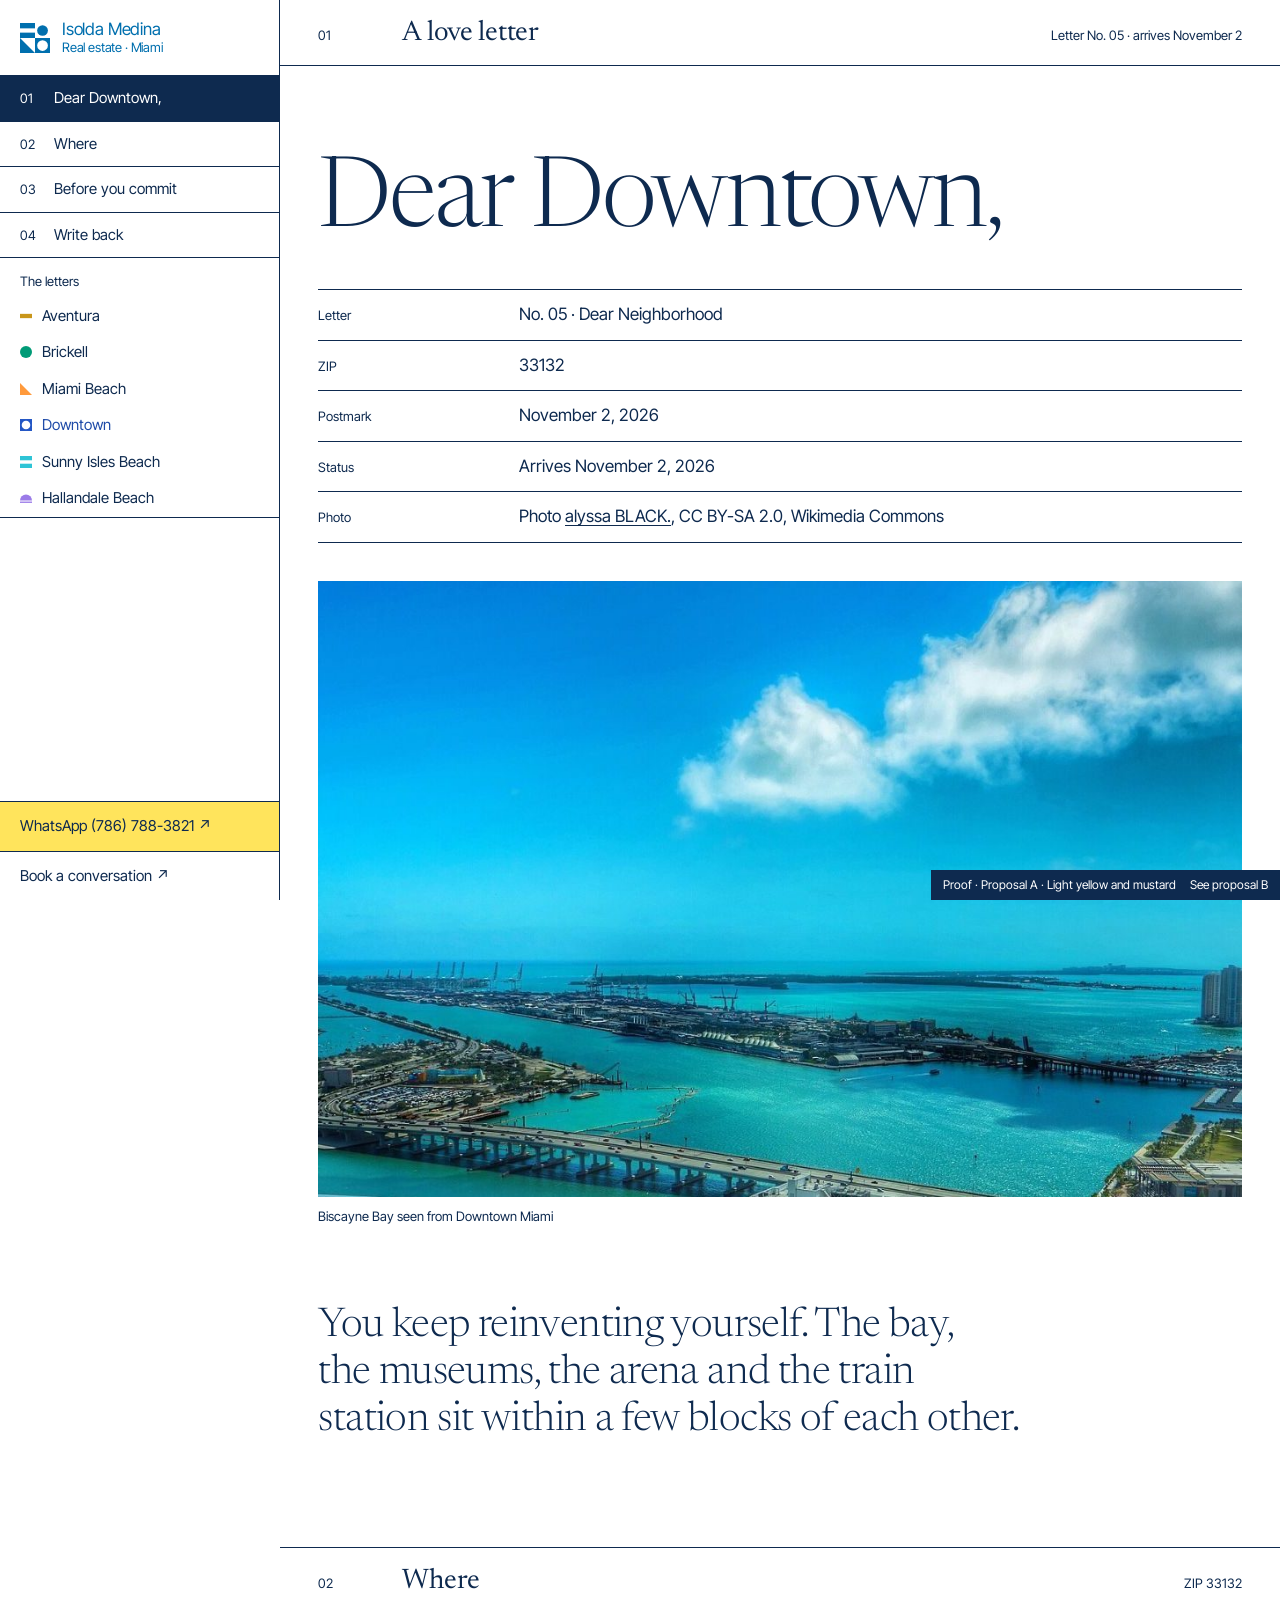
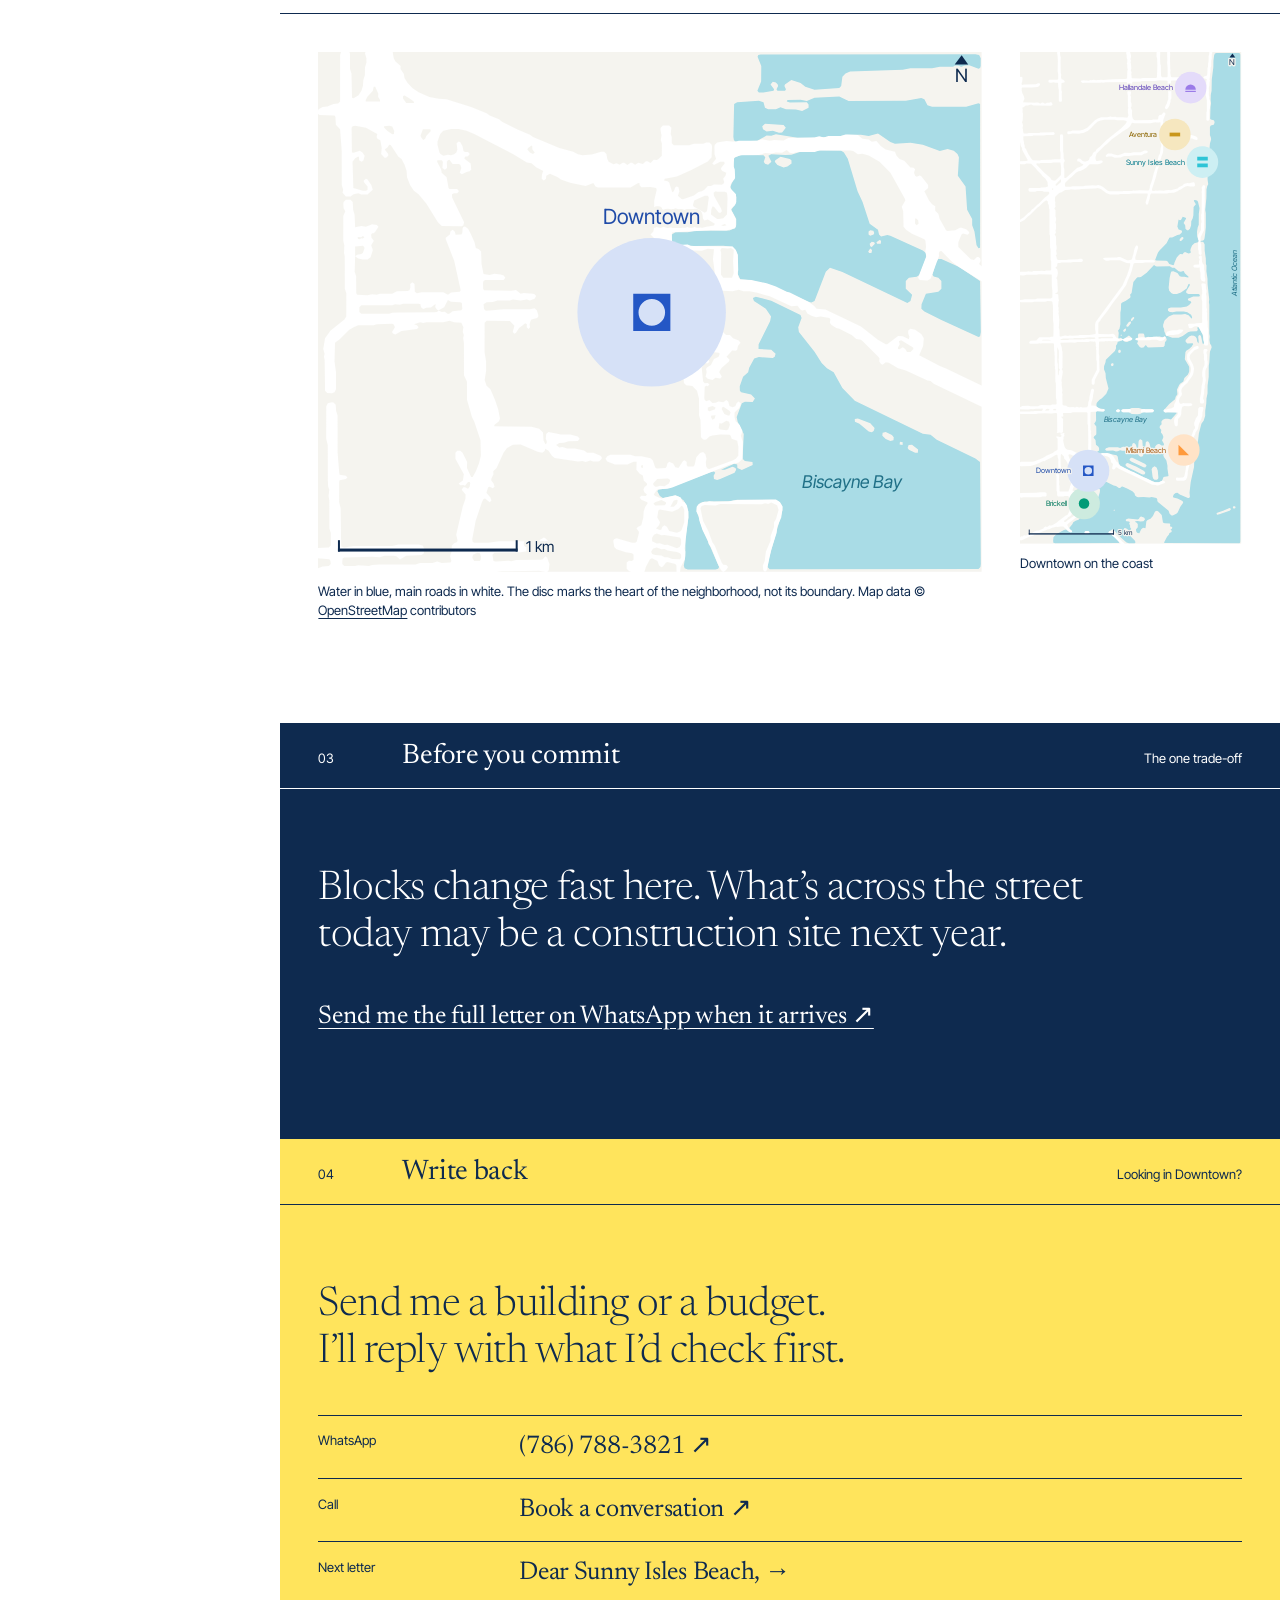
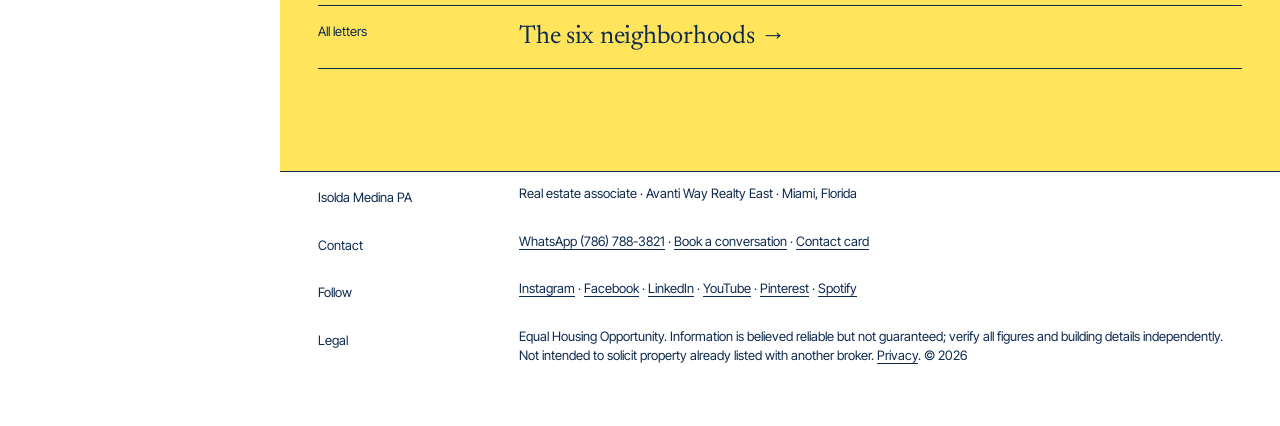
<file: A/dear-downtown/index.html>
<!doctype html>
<html lang="en">
<head>
<meta name="robots" content="noindex, nofollow">
<meta charset="utf-8">
<meta name="viewport" content="width=device-width, initial-scale=1, viewport-fit=cover">
<title>Dear Downtown, · Living in Downtown, FL · Isolda Medina</title>
<meta name="description" content="Dear Downtown, a love letter to Downtown (33132) by Isolda Medina: how it feels, one trade-off, and one sourced number. Arrives November 2, 2026.">
<link rel="canonical" href="https://isoldamedinapa.com/dear-downtown/">
<meta property="og:type" content="article">
<meta property="og:title" content="Dear Downtown, · Living in Downtown, FL · Isolda Medina">
<meta property="og:description" content="Dear Downtown, a love letter to Downtown (33132) by Isolda Medina: how it feels, one trade-off, and one sourced number. Arrives November 2, 2026.">
<meta property="og:url" content="https://isoldamedinapa.com/dear-downtown/">
<meta property="og:image" content="https://isoldamedinapa.com/assets/img/og-image.png">
<meta name="twitter:card" content="summary_large_image">
<meta name="theme-color" content="#FBF5EC">
<link rel="icon" href="../assets/img/favicon.svg" type="image/svg+xml">
<link rel="preconnect" href="https://fonts.googleapis.com">
<link rel="preconnect" href="https://fonts.gstatic.com" crossorigin>
<link href="https://fonts.googleapis.com/css2?family=Inter+Tight:wght@400&family=Newsreader:ital,opsz,wght@0,6..72,300;0,6..72,400;1,6..72,300;1,6..72,400&display=swap" rel="stylesheet">
<link rel="stylesheet" href="../assets/css/style.css">
</head>
<body>
<a class="skip" href="#main">Skip to content</a>
<aside class="rail" aria-label="Index">
<a class="brand" href="../index.html"><svg class="mark" viewBox="0 0 716 716" aria-hidden="true" fill="currentColor"><rect x="0" y="0" width="358" height="128"/><circle cx="538" cy="179" r="128"/><rect x="0" y="230" width="358" height="128"/><polygon points="0,358 0,716 358,716"/><path fill-rule="evenodd" d="M358 358H716V716H358Z M410 538a128 128 0 1 0 256 0a128 128 0 1 0 -256 0Z"/></svg><span>Isolda Medina<small>Real estate · Miami</small></span></a>
<details class="toc" open><summary>Index</summary>
<nav aria-label="Chapters"><ol><li><a href="#letter" data-tone="ivory"><span>01</span>Dear Downtown,</a></li><li><a href="#where" data-tone="ivory"><span>02</span>Where</a></li><li><a href="#commit" data-tone="ink"><span>03</span>Before you commit</a></li><li><a href="#write" data-tone="pink"><span>04</span>Write back</a></li></ol></nav>
<div class="rail-letters"><p>The letters</p><ul><li style="--c:#C9961A;--ct:#8C6500"><a href="../dear-aventura/index.html"><svg class="glyph" viewBox="0 0 358 358" aria-hidden="true" fill="currentColor"><rect y="115" width="358" height="128"/></svg>Aventura</a></li><li style="--c:#009B77;--ct:#00785C"><a href="../dear-brickell/index.html"><svg class="glyph" viewBox="0 0 358 358" aria-hidden="true" fill="currentColor"><circle cx="179" cy="179" r="179"/></svg>Brickell</a></li><li style="--c:#FF9A3C;--ct:#A85A10"><a href="../dear-miami-beach/index.html"><svg class="glyph" viewBox="0 0 358 358" aria-hidden="true" fill="currentColor"><polygon points="0,0 0,358 358,358"/></svg>Miami Beach</a></li><li style="--c:#2457C5;--ct:#1F4BA8"><a href="../dear-downtown/index.html" aria-current="page"><svg class="glyph" viewBox="0 0 358 358" aria-hidden="true" fill="currentColor"><path fill-rule="evenodd" d="M0 0H358V358H0Z M51 179a128 128 0 1 0 256 0a128 128 0 1 0 -256 0Z"/></svg>Downtown</a></li><li style="--c:#2EC4D6;--ct:#00788A"><a href="../dear-sunny-isles-beach/index.html"><svg class="glyph" viewBox="0 0 358 358" aria-hidden="true" fill="currentColor"><rect width="358" height="128"/><rect y="230" width="358" height="128"/></svg>Sunny Isles Beach</a></li><li style="--c:#9B7BE8;--ct:#5B3DB8"><a href="../dear-hallandale-beach/index.html"><svg class="glyph" viewBox="0 0 358 358" aria-hidden="true" fill="currentColor"><path d="M0 251a179 179 0 0 1 358 0Z"/><rect y="285" width="358" height="40"/></svg>Hallandale Beach</a></li></ul></div>
</details>
<div class="rail-cta"><a class="pink" href="https://wa.me/17867883821?text=Hi%20Isolda%2C%20I%20read%20your%20letters%20to%20Miami.%20%28WEB%29">WhatsApp (786) 788-3821 ↗</a><a href="https://myavex.avantiway.com/CrmCalendar/agenda/4d791834f608772cd80d2600f37c3cb7">Book a conversation ↗</a></div>
</aside>
<main id="main"><section id="letter" class="band band--white band--first" aria-labelledby="letter-h">
<header class="ch"><span class="ch-no">01</span><h2 id="letter-h" class="ch-title">A love letter</h2><span class="ch-meta">Letter No. 05 · arrives November 2</span></header>
<p class="giant">Dear Downtown,</p>
<dl class="rows"><div><dt>Letter</dt><dd>No. 05 · Dear Neighborhood</dd></div><div><dt>ZIP</dt><dd>33132</dd></div><div><dt>Postmark</dt><dd>November 2, 2026</dd></div><div><dt>Status</dt><dd>Arrives November 2, 2026</dd></div><div><dt>Photo</dt><dd>Photo <a href="https://commons.wikimedia.org/wiki/File:Biscayne_bay_-_downtown_miami.jpg">alyssa BLACK.</a>, CC BY-SA 2.0, Wikimedia Commons</dd></div></dl>
<figure class="plate"><img class="photo" src="../assets/img/hoods/downtown.jpg" width="1050" height="700" alt="Biscayne Bay seen from Downtown Miami"><figcaption>Biscayne Bay seen from Downtown Miami</figcaption></figure><p class="statement">You keep reinventing yourself. The bay, the museums, the arena and the train station sit within a few blocks of each other.</p>
</section>
<section id="where" class="band band--sand " aria-labelledby="where-h">
<header class="ch"><span class="ch-no">02</span><h2 id="where-h" class="ch-title">Where</h2><span class="ch-meta">ZIP 33132</span></header>
<div class="where-grid"><figure class="map"><svg class="map-svg" xmlns="http://www.w3.org/2000/svg" viewBox="0 0 143 112" role="img" aria-label="Map of Downtown, ZIP 33132"><rect width="143" height="112" fill="#F5F4EF"/><path fill="#A9DCE6" fill-rule="evenodd" d="M96.00 8.72 95.00 8.74 94.68 8.33 95.49 6.33 95.52 3.00 94.72 1.00 94.87 0.67 95.33 0.53 141.67 0.50 142.46 0.67 142.81 1.33 142.80 3.00 142.67 3.46 142.33 3.61 140.33 2.85 138.67 3.16 134.00 3.18 132.33 3.49 127.67 3.51 126.00 3.82 114.67 4.21 113.67 4.62 113.00 5.32 112.74 7.33 112.33 7.74 107.00 8.12 105.00 7.48 104.00 6.66 102.00 6.05 100.62 7.00 100.51 7.33 100.84 8.00 100.66 8.33 99.00 8.33 98.79 8.00 99.15 7.33 99.06 7.00 98.67 6.56 98.00 6.41 97.52 7.00 98.28 8.00 98.17 8.33 96.00 8.72ZM142.67 42.18 142.33 42.29 141.91 41.67 141.46 38.67 140.97 37.33 140.96 36.00 139.88 34.00 139.54 29.00 137.88 26.67 138.11 22.67 137.80 22.00 137.00 21.28 135.67 20.89 134.00 21.36 130.33 19.96 127.67 19.54 124.33 19.79 123.33 19.39 120.67 17.56 118.67 18.11 117.00 17.84 114.00 17.84 112.33 18.16 106.33 18.50 103.33 18.49 98.67 17.73 97.67 18.06 96.67 18.01 94.67 19.12 90.00 19.26 89.63 19.00 89.51 18.33 89.67 11.20 90.33 10.85 95.00 10.51 96.00 10.85 96.32 12.00 97.00 12.31 98.67 12.34 99.67 11.93 100.83 12.33 103.00 12.41 104.33 12.74 105.71 12.00 105.71 11.33 105.33 10.85 101.67 10.88 101.01 10.67 101.17 10.33 104.00 10.28 105.33 10.58 107.00 9.88 112.33 9.59 114.33 10.56 126.67 10.49 130.00 9.90 130.67 10.20 131.33 11.45 132.33 11.82 139.67 11.82 142.33 11.05 142.67 11.21 142.67 42.18ZM100.01 17.33 100.81 16.33 100.33 15.72 96.33 15.48 95.73 16.00 95.90 16.67 96.67 17.13 98.00 16.97 99.33 17.39 100.01 17.33ZM127.00 54.07 113.00 47.43 110.33 46.47 109.43 47.33 107.00 53.64 106.33 53.98 105.67 53.83 97.67 50.27 93.33 49.21 91.00 48.99 90.51 48.00 90.38 43.67 90.00 42.64 89.33 41.99 87.33 41.74 81.00 41.82 77.00 41.45 76.22 40.67 76.26 39.33 77.00 38.85 79.67 38.82 81.33 38.51 88.67 38.49 89.78 38.00 90.12 37.33 90.12 36.00 89.06 34.00 90.01 32.67 90.16 31.33 90.01 30.67 89.09 29.67 88.86 29.00 89.78 27.00 89.50 23.67 89.59 23.00 90.00 22.55 91.33 22.18 96.00 22.25 96.39 22.67 96.06 23.67 96.33 24.09 97.00 24.27 97.70 23.67 97.05 22.33 97.67 22.03 100.67 22.22 102.00 22.12 104.00 21.51 106.67 21.49 108.33 21.18 112.67 21.21 113.33 21.65 114.16 23.00 116.27 30.00 117.35 32.33 118.88 37.00 120.67 38.32 120.90 39.33 121.33 39.75 122.67 39.46 123.33 39.59 130.33 42.77 130.99 43.33 131.04 44.33 129.67 48.00 129.00 48.45 127.33 48.66 126.66 49.33 126.66 51.00 128.03 52.33 127.67 53.66 127.00 54.07ZM101.15 24.67 102.05 24.00 102.02 23.33 101.67 23.06 99.67 22.58 98.55 23.33 98.43 23.67 99.00 24.35 100.33 24.87 101.15 24.67ZM119.73 39.33 119.87 39.00 119.67 38.54 119.00 38.39 118.64 38.67 118.64 39.33 119.00 39.60 119.73 39.33ZM121.27 41.33 121.34 40.67 121.00 40.50 120.34 41.00 120.48 41.33 121.27 41.33ZM119.33 42.00 120.00 41.33 119.86 41.00 119.33 40.87 118.88 41.33 119.00 41.85 119.33 42.00ZM119.26 43.33 119.40 42.67 119.00 42.34 118.56 43.00 118.75 43.33 119.26 43.33ZM142.33 61.43 134.33 57.75 130.67 55.91 130.02 55.33 130.06 54.33 131.00 52.10 133.67 51.67 134.34 51.00 134.33 49.32 133.68 48.67 132.67 48.37 132.41 48.00 133.17 45.33 133.67 44.60 134.33 44.61 138.16 46.33 142.66 49.33 142.83 60.33 142.67 61.23 142.33 61.43ZM142.33 111.41 97.33 111.44 96.86 111.00 97.21 109.00 100.11 98.67 99.90 97.67 99.33 96.88 98.67 96.55 97.67 96.50 90.33 96.51 88.67 96.82 83.33 96.84 82.33 97.20 81.66 98.00 81.62 99.00 82.95 103.00 86.43 111.00 86.23 111.33 85.67 111.49 79.67 111.49 79.00 111.27 78.82 110.67 79.16 108.67 79.18 104.67 79.82 100.33 79.79 99.00 79.39 97.67 78.80 96.67 77.67 95.77 77.00 95.59 74.33 96.11 73.67 95.68 73.13 94.67 73.33 94.31 76.00 93.83 84.67 90.53 85.33 90.42 85.60 90.67 85.25 91.33 85.33 92.00 86.00 92.21 86.67 92.03 89.76 90.67 90.11 90.00 89.97 89.67 89.33 89.36 87.67 90.04 86.84 90.00 89.67 88.74 90.33 88.90 90.38 89.67 91.33 90.07 93.67 89.00 93.63 88.33 92.00 88.16 91.49 87.67 91.74 82.33 90.43 79.67 90.22 78.67 91.33 75.67 92.00 75.35 93.67 75.40 94.15 74.67 93.33 73.78 91.18 73.33 90.91 73.00 90.88 72.00 91.60 70.00 92.69 69.00 92.94 68.00 94.00 66.06 95.00 65.74 98.00 65.95 98.42 65.67 98.61 65.00 97.67 64.15 94.93 64.00 94.95 63.00 97.42 58.00 97.63 57.00 96.50 55.33 93.94 53.67 93.71 53.00 94.33 52.73 97.67 53.61 103.98 56.67 104.21 57.33 103.48 59.33 103.63 60.33 107.00 64.59 108.53 67.00 109.67 68.13 111.12 69.00 113.00 72.41 115.67 75.13 130.33 82.24 132.00 82.48 133.33 83.58 141.67 87.58 142.66 88.33 142.83 110.33 142.74 111.00 142.33 111.41ZM119.75 81.67 119.94 81.00 119.02 80.00 116.33 78.98 115.67 79.07 115.70 79.67 116.67 80.11 118.67 81.78 119.33 81.94 119.75 81.67ZM124.01 83.67 124.06 83.00 123.67 82.54 122.33 81.90 121.67 82.04 121.61 82.67 122.33 83.38 123.33 83.84 124.01 83.67ZM125.97 84.67 126.00 84.07 125.40 84.00 125.33 84.59 125.97 84.67ZM129.26 86.33 129.31 85.67 128.00 84.62 127.27 84.67 127.06 85.33 127.33 85.71 128.67 86.35 129.26 86.33Z"/><path fill="#FFFFFF" fill-rule="evenodd" d="M78.00 112.09 77.67 112.19 77.25 112.00 77.23 110.67 77.00 110.33 75.33 109.91 74.99 110.00 74.33 110.86 74.00 111.04 73.51 110.67 73.15 109.67 72.00 109.09 71.53 109.33 70.65 111.00 70.33 112.10 67.67 112.15 67.00 111.83 66.52 111.33 66.52 110.00 67.00 109.62 67.67 109.66 68.00 109.34 68.01 108.33 67.67 107.99 66.33 107.82 64.33 107.15 63.85 106.67 63.62 105.33 63.81 105.00 64.33 104.79 67.67 105.76 68.33 105.76 68.67 105.56 69.16 103.67 69.13 103.33 68.64 102.67 68.91 102.33 69.67 102.00 70.10 100.33 70.18 99.00 70.52 98.00 70.99 97.33 70.97 97.00 69.67 96.48 69.31 96.00 69.67 95.63 70.63 95.67 70.88 95.33 70.33 94.88 70.13 94.33 70.33 93.79 70.89 93.33 70.89 93.00 70.19 92.33 70.00 91.25 69.33 90.90 68.60 90.00 68.67 88.31 68.00 88.32 66.67 88.88 64.00 88.88 62.33 88.22 61.96 87.67 62.33 87.09 63.00 86.78 67.33 86.78 68.33 87.10 69.67 87.12 71.67 87.52 72.16 88.00 72.67 89.55 73.00 89.76 74.90 89.67 75.15 89.33 75.28 88.67 75.67 88.30 76.53 88.67 77.00 89.46 77.67 89.65 78.67 88.14 79.00 87.96 79.46 88.33 79.45 89.00 79.67 89.33 80.90 89.33 81.15 89.00 81.52 87.33 82.33 86.42 83.00 86.20 83.48 86.67 83.72 87.67 83.57 88.33 83.65 89.33 84.00 89.80 84.33 89.84 89.33 88.03 90.03 87.67 90.57 87.00 90.58 85.00 90.33 83.78 89.14 83.33 88.93 82.67 88.67 82.46 86.67 82.43 85.00 82.64 84.33 82.85 83.67 83.48 83.33 83.54 83.00 83.48 82.52 83.00 82.43 79.33 82.12 78.33 82.10 74.67 81.67 73.00 80.67 71.99 79.33 71.81 78.85 71.33 78.68 68.67 77.18 64.00 76.68 61.00 75.43 57.00 75.22 56.67 74.67 56.56 74.00 56.66 73.67 57.00 73.80 59.00 73.33 59.37 72.87 59.00 72.91 57.33 72.73 57.00 72.33 56.78 71.67 56.80 70.85 56.00 70.62 55.00 71.00 54.52 74.33 54.42 74.65 54.00 74.26 53.00 73.00 51.99 70.67 51.81 70.19 51.33 70.13 51.00 70.19 50.67 70.67 50.19 73.00 50.10 73.33 49.92 73.57 49.33 72.85 48.33 72.45 46.33 72.52 44.33 73.24 43.67 73.36 43.33 72.52 42.67 72.12 41.33 72.37 40.00 71.65 39.33 72.26 38.67 72.43 37.67 72.28 36.00 72.43 35.33 72.45 32.00 72.99 29.67 72.86 29.33 71.67 29.10 69.67 29.14 69.28 28.67 69.33 28.31 69.00 28.22 67.33 29.22 60.33 29.22 59.80 29.00 59.33 28.23 57.67 28.87 54.33 28.15 52.33 27.48 51.67 26.98 50.00 26.25 49.19 26.67 49.13 27.33 48.67 27.70 48.20 27.33 48.28 26.33 48.53 25.67 47.00 24.83 46.00 23.99 45.00 23.82 42.00 21.98 33.67 17.65 32.00 16.98 30.33 16.57 28.67 16.57 27.00 16.99 26.33 17.67 25.75 19.33 25.74 20.00 26.18 21.67 26.39 22.00 27.00 22.33 28.00 22.13 28.67 22.25 29.33 22.02 29.81 21.67 30.03 21.00 29.87 19.67 30.33 19.30 30.67 19.47 31.15 20.33 31.34 21.33 31.67 21.56 32.33 21.54 32.70 22.00 32.33 22.47 31.67 22.59 31.56 23.00 32.89 24.00 33.03 25.33 32.67 25.71 32.00 25.84 31.00 26.37 30.54 26.00 30.89 25.00 30.67 24.32 30.33 24.11 29.00 24.14 28.33 23.23 28.00 23.34 27.76 23.67 27.80 25.00 27.33 25.37 26.81 25.00 26.91 23.67 26.67 23.33 25.72 23.33 25.67 23.67 26.54 25.33 26.65 26.00 27.72 27.00 28.13 29.33 28.33 29.52 30.00 29.54 30.37 30.00 30.00 30.46 29.33 30.42 28.87 30.67 28.90 31.33 31.48 36.67 31.33 37.31 31.00 37.54 26.67 37.48 25.84 36.67 23.33 32.64 21.67 30.65 20.67 29.88 19.84 28.67 19.18 27.00 19.10 25.67 18.68 24.33 18.00 23.06 17.33 22.55 15.67 20.04 15.33 19.96 15.00 20.53 14.39 21.00 15.13 22.00 15.13 22.33 14.67 22.80 14.33 22.80 13.61 22.00 13.73 20.67 13.50 19.33 13.42 19.00 12.81 18.67 12.63 18.33 12.78 17.67 10.33 16.32 8.00 15.89 7.45 16.00 7.24 16.33 7.31 21.67 7.67 21.72 9.00 21.29 9.58 21.67 10.05 22.33 9.81 23.33 9.41 23.67 8.87 23.33 8.84 22.67 8.67 22.50 8.00 22.92 7.44 23.67 7.62 29.33 9.67 29.92 10.33 29.92 10.67 29.67 10.68 29.00 9.87 28.00 9.87 27.67 10.33 27.30 10.67 27.47 11.49 28.67 11.80 29.67 10.67 30.72 9.33 30.72 8.67 30.43 7.67 30.66 7.00 31.16 6.00 31.16 5.29 30.33 5.42 29.67 5.12 28.67 5.11 21.33 4.76 16.67 3.85 15.67 3.76 14.00 3.55 13.67 0.33 13.55 -0.10 13.33 -0.20 13.00 0.12 12.33 1.00 11.85 2.00 11.76 3.33 11.18 4.33 11.09 4.76 10.67 4.77 0.67 5.00 -0.10 6.33 -0.21 6.77 0.00 6.88 0.33 6.90 3.67 7.22 4.67 7.33 9.86 7.67 9.99 8.74 9.33 9.35 8.33 9.68 7.33 9.78 6.00 10.10 5.00 10.12 3.33 10.43 2.33 10.43 1.33 10.13 0.33 10.23 0.00 10.67 -0.21 15.67 -0.21 16.10 0.00 16.32 1.33 16.65 2.00 17.80 3.00 17.78 3.67 18.48 4.67 18.66 5.67 19.32 6.67 20.33 7.74 21.67 8.68 24.00 9.68 26.00 10.10 27.67 10.18 33.00 11.85 36.33 13.18 37.00 13.68 39.00 14.51 39.67 15.02 43.00 16.69 45.67 17.84 46.33 18.34 52.00 20.68 55.00 21.51 56.00 22.02 57.00 22.23 59.00 22.10 61.00 21.51 61.67 21.52 62.15 22.00 62.32 23.00 62.64 23.67 63.67 24.21 64.33 23.96 65.00 24.31 65.67 23.86 66.00 23.86 66.67 24.33 67.33 23.86 67.67 23.86 68.33 24.32 69.00 23.86 70.00 24.13 70.67 23.53 71.00 23.53 71.67 23.91 72.33 23.20 73.00 23.28 73.33 23.13 74.09 22.33 74.10 19.67 73.86 19.00 74.02 18.00 73.79 16.67 73.85 16.33 74.33 15.85 75.67 15.85 76.15 16.33 76.00 17.67 76.22 18.33 76.24 19.67 76.67 20.09 80.00 20.10 81.00 19.78 83.00 19.76 83.67 19.51 84.33 19.52 84.83 20.00 84.91 20.33 84.81 22.67 84.00 23.58 80.33 25.50 77.33 26.83 74.73 27.33 74.55 27.67 75.33 27.83 75.67 28.12 76.33 30.20 76.67 29.99 77.00 29.14 77.33 28.96 77.67 29.14 77.88 30.00 77.55 31.00 78.32 31.67 78.67 31.75 81.00 30.91 82.00 30.18 82.70 30.00 83.27 29.67 84.00 28.86 84.67 28.89 85.33 28.53 87.00 28.60 87.41 28.33 87.54 28.00 87.30 27.33 87.81 26.67 87.99 26.00 87.13 25.67 86.87 25.33 86.86 25.00 87.64 24.00 87.52 23.67 86.67 23.65 85.33 24.36 84.97 24.00 85.78 23.00 85.44 22.00 85.43 20.33 85.51 20.00 86.00 19.52 88.00 19.19 90.00 19.33 90.67 19.12 94.67 19.10 95.67 18.79 97.33 19.10 98.33 18.94 100.33 19.08 101.33 18.53 107.00 18.43 108.00 18.13 109.00 18.42 110.00 18.12 112.67 18.10 113.67 17.78 116.33 17.89 117.33 18.68 118.67 18.85 119.33 19.32 120.33 19.20 121.31 20.33 122.33 21.01 124.33 21.47 124.66 22.33 125.33 23.07 126.33 23.44 127.67 24.91 128.33 24.96 128.67 25.28 128.44 26.00 128.67 26.67 129.00 26.88 129.67 26.63 130.00 26.77 131.48 28.67 131.48 29.33 130.67 30.00 131.67 32.02 132.33 32.82 133.00 33.26 133.00 34.22 133.67 34.88 133.98 36.00 135.33 38.40 135.67 38.56 137.33 38.43 138.33 37.86 138.67 37.86 139.67 38.19 140.22 38.67 140.36 39.00 140.00 39.37 139.00 39.12 138.67 39.33 137.98 41.00 137.99 42.00 140.67 44.68 141.33 44.84 142.00 44.20 142.33 44.20 142.67 44.47 142.80 45.00 142.45 45.67 143.33 46.45 143.55 47.00 143.55 49.00 143.33 49.62 138.11 46.33 136.67 45.24 134.33 42.89 134.00 42.96 133.78 43.33 133.81 44.00 132.00 48.88 131.33 49.22 129.67 49.14 129.30 48.67 131.09 44.00 130.86 43.00 131.02 42.00 130.90 40.67 130.66 40.33 128.00 39.16 126.78 38.33 126.18 37.67 126.10 34.33 125.79 33.33 126.56 32.00 126.49 31.67 123.35 26.00 121.00 23.65 118.67 22.32 117.33 21.91 116.33 22.05 115.33 21.33 114.67 21.23 108.00 21.24 107.00 21.55 103.33 21.57 102.33 21.82 101.67 21.71 101.00 21.11 100.00 21.73 98.67 21.67 97.67 21.89 96.33 21.77 95.00 22.22 91.00 22.24 89.67 22.78 89.57 24.67 89.81 25.33 89.88 27.00 89.82 27.33 88.99 28.33 88.78 29.33 90.06 30.67 90.14 32.33 89.83 33.00 89.08 33.67 88.99 34.00 90.05 36.00 90.04 37.67 89.85 38.00 88.00 38.49 84.67 38.42 76.67 38.83 76.33 38.92 76.23 39.33 76.33 41.42 77.67 41.58 79.67 41.46 80.33 41.82 89.33 41.92 90.03 42.67 90.47 43.67 90.55 47.00 90.42 47.67 90.66 48.67 91.00 49.01 93.33 49.12 96.67 49.85 98.67 50.51 101.00 51.68 101.67 51.85 105.67 53.84 106.88 54.67 107.43 55.33 109.33 55.51 117.00 59.17 120.64 62.00 122.33 63.00 122.67 62.99 125.00 61.20 126.00 61.27 127.33 61.92 127.43 61.33 127.18 60.67 127.19 60.00 127.67 59.62 128.67 59.85 130.00 60.76 130.55 61.67 130.40 63.33 129.55 65.33 134.00 67.69 135.33 68.18 143.21 72.00 143.55 72.67 143.54 76.00 143.33 76.42 143.00 76.47 132.67 71.49 132.00 70.87 131.33 70.81 126.67 68.65 125.00 68.15 123.00 66.98 122.33 66.87 121.67 67.37 121.33 67.22 120.95 66.67 120.99 66.00 120.74 65.67 117.33 62.26 117.00 61.99 116.00 61.82 115.00 60.98 112.33 59.65 111.67 59.48 110.67 58.82 110.29 58.33 110.41 57.67 110.22 57.33 108.33 57.00 107.33 57.14 106.33 56.82 105.45 56.33 105.00 55.53 104.33 55.70 104.00 55.53 103.33 54.66 102.00 54.81 97.33 52.65 94.67 51.90 93.00 51.57 91.67 51.55 90.67 51.24 89.33 51.55 86.33 51.42 84.67 51.67 85.33 52.57 86.00 52.29 86.46 52.67 86.42 56.67 86.81 57.67 86.65 58.67 86.80 59.00 86.76 59.67 87.67 60.79 88.00 61.00 88.76 61.00 89.43 61.67 90.67 62.18 91.04 62.67 90.49 63.33 90.33 64.18 90.00 64.38 89.24 64.33 88.03 65.67 88.69 66.33 88.56 66.67 87.00 68.06 86.59 68.67 86.46 69.00 87.03 70.00 86.67 70.37 85.67 70.20 85.00 70.70 84.00 70.40 83.52 70.00 83.75 69.00 83.62 68.33 83.81 68.00 84.67 67.44 85.33 66.14 86.33 65.67 86.57 65.00 86.33 64.80 85.00 64.66 84.00 65.58 84.00 66.00 84.33 66.74 84.00 67.05 83.33 67.09 82.68 68.00 82.99 71.00 83.33 71.36 84.00 71.30 84.35 71.67 84.00 72.03 83.67 71.94 83.33 72.11 83.24 74.67 83.34 75.00 83.67 75.25 84.33 74.98 85.00 75.63 85.67 75.59 86.33 75.29 87.33 75.48 88.00 74.97 88.39 75.33 88.67 76.27 89.33 76.57 89.93 76.33 90.19 75.67 90.59 75.33 91.13 75.67 90.82 76.67 89.77 77.67 89.75 78.67 90.00 79.57 90.83 80.33 91.47 81.67 91.11 82.67 91.55 84.00 91.47 87.67 90.67 88.48 88.67 88.96 76.33 93.82 75.33 94.14 73.33 94.21 73.00 94.37 72.34 95.33 72.67 95.67 74.00 96.20 77.00 95.53 78.18 96.00 78.43 96.67 78.67 96.95 79.00 97.01 79.48 97.67 79.80 99.00 79.81 100.33 79.00 107.00 79.14 107.67 79.06 109.33 78.17 111.00 78.00 112.09ZM13.38 10.67 13.37 10.33 12.95 9.67 13.00 9.00 12.33 7.50 12.00 7.51 11.82 8.33 10.65 9.67 10.28 10.33 10.29 10.67 13.38 10.67ZM20.70 11.00 20.63 10.67 19.67 9.98 18.67 9.36 18.33 9.49 18.32 10.00 19.00 11.01 20.70 11.00ZM16.36 17.67 16.43 17.00 16.00 16.07 15.33 15.89 14.22 16.00 14.27 16.33 14.98 17.00 16.00 17.71 16.36 17.67ZM23.09 18.67 23.33 18.11 24.31 17.00 24.19 16.67 22.60 16.67 22.11 18.00 22.18 18.33 22.67 18.97 23.09 18.67ZM46.70 21.67 46.20 21.00 46.17 20.33 46.00 20.17 45.27 20.67 45.12 21.00 45.67 21.68 46.33 21.97 46.70 21.67ZM86.43 36.00 87.33 35.81 88.13 35.00 88.25 31.33 88.13 30.33 87.67 30.09 86.00 30.14 85.67 30.01 85.25 30.33 85.32 31.00 86.83 33.67 87.04 34.33 86.67 34.69 86.33 34.56 85.33 33.37 85.00 33.29 84.74 34.00 84.68 35.00 86.00 36.01 86.43 36.00ZM83.82 34.33 84.22 31.33 84.00 31.00 83.33 30.99 81.07 32.00 80.78 33.00 80.99 33.33 83.33 34.66 83.82 34.33ZM49.33 112.13 47.67 111.77 39.67 111.90 37.00 112.23 0.67 112.23 -0.10 112.00 -0.20 111.67 0.00 111.23 1.00 110.86 2.33 110.76 2.75 110.33 2.69 109.67 2.43 109.33 0.00 109.10 -0.23 108.33 -0.21 107.33 0.00 106.90 2.33 106.76 2.76 106.33 2.76 103.67 2.45 102.67 2.44 96.67 2.28 95.67 2.43 94.33 2.19 93.67 2.12 92.33 2.10 84.67 1.77 83.33 1.78 76.33 2.12 75.67 3.00 75.45 3.33 75.52 3.81 76.00 3.90 77.33 4.22 78.33 4.23 86.33 4.57 90.67 4.67 91.08 6.00 91.29 6.35 91.67 6.00 92.04 4.67 92.26 4.57 92.67 4.56 97.00 4.88 98.33 5.00 106.55 5.67 106.77 7.67 106.45 16.00 106.44 17.33 106.12 21.67 106.11 22.55 106.33 22.88 107.00 22.81 108.00 22.33 108.40 19.00 108.57 17.67 109.37 16.90 108.67 16.33 108.56 14.33 108.57 13.33 108.88 11.67 108.77 5.67 108.91 5.33 109.11 5.23 109.67 5.24 110.33 5.67 110.76 8.00 110.76 8.67 110.61 11.00 110.76 11.67 110.52 13.33 110.44 21.00 110.43 22.00 110.12 24.67 110.10 25.67 109.79 26.67 110.10 28.55 110.00 28.74 109.67 28.46 108.67 28.76 107.67 28.85 106.33 29.33 105.85 29.89 105.67 30.08 105.33 29.78 104.00 31.18 98.00 31.76 96.33 31.80 95.33 30.96 94.33 31.33 93.81 31.67 93.77 32.33 94.11 32.68 93.67 32.80 93.00 32.71 92.67 32.33 92.67 31.67 93.49 31.33 93.33 30.67 93.37 30.32 93.00 31.22 92.33 31.43 91.00 29.61 87.67 29.62 86.33 30.00 85.95 30.67 85.95 31.15 86.33 32.14 88.33 32.10 89.67 33.00 91.56 33.33 91.56 34.02 90.33 34.68 88.67 35.10 87.00 35.02 83.67 33.68 79.67 33.18 78.67 32.12 75.00 32.09 71.00 31.45 69.67 31.44 62.67 31.28 61.67 31.42 61.00 31.19 60.33 31.33 59.33 30.89 58.33 29.33 58.22 28.33 57.91 27.00 58.22 23.33 58.24 22.67 58.39 22.00 58.25 20.70 58.67 21.33 58.88 21.67 59.30 21.33 59.71 18.00 60.10 16.67 60.87 16.14 60.67 15.96 60.33 16.57 59.33 16.33 58.74 16.00 58.58 12.67 58.67 12.00 58.88 8.67 58.90 7.67 59.31 6.67 59.92 4.67 61.91 3.66 62.67 3.56 66.67 3.88 69.00 3.88 72.67 3.55 73.33 3.00 73.55 2.00 73.48 1.52 73.00 1.43 66.33 1.28 65.67 1.42 65.00 1.13 64.00 1.52 61.67 2.67 60.08 5.69 57.67 6.09 57.00 6.10 52.00 5.78 51.00 5.76 44.00 5.61 43.33 5.67 41.67 5.44 40.67 5.45 35.33 5.88 34.33 5.52 33.67 5.45 32.67 5.52 32.33 6.00 31.84 7.00 31.84 7.48 32.33 7.57 34.00 7.88 35.00 8.00 37.75 9.33 37.52 10.33 37.68 11.67 37.12 12.67 37.28 13.03 37.67 12.33 38.76 12.00 39.04 11.67 39.05 11.45 39.33 11.52 40.00 12.04 40.67 11.46 41.67 11.82 42.67 11.33 44.22 10.67 44.71 9.67 44.72 8.67 44.48 8.00 44.00 7.90 47.33 8.22 48.33 8.24 52.00 8.45 52.33 10.67 52.44 11.67 52.19 12.67 52.33 13.33 52.12 16.00 52.09 17.00 51.53 19.33 51.50 19.72 51.33 19.91 50.67 19.87 50.00 20.33 49.63 20.80 50.00 20.87 51.67 21.33 52.00 22.33 51.78 27.00 51.78 28.00 52.33 28.67 51.85 30.55 51.67 30.74 51.33 29.35 45.00 27.53 40.33 27.53 40.00 28.42 39.33 28.54 38.67 29.00 38.29 29.46 38.67 29.67 39.38 30.89 39.33 31.09 39.00 31.17 38.00 31.33 37.70 31.67 37.59 32.33 38.11 32.83 39.00 33.73 41.00 34.00 42.23 34.67 42.52 35.15 43.00 35.24 45.67 35.67 47.86 37.00 48.08 38.00 47.78 39.33 47.93 40.00 48.18 40.37 48.67 40.00 49.13 36.00 49.11 35.67 49.33 35.57 49.67 35.58 51.00 35.78 51.33 41.67 51.44 42.67 51.29 43.67 52.08 44.33 51.94 46.33 52.12 46.67 52.19 47.00 52.59 46.67 53.15 45.67 53.54 45.00 53.33 43.67 53.56 42.00 53.33 41.33 53.55 38.67 53.57 37.67 53.88 36.33 53.91 35.68 54.33 35.77 55.33 36.00 55.66 36.33 55.76 40.00 55.45 45.67 55.43 46.67 55.20 47.15 55.67 47.47 56.67 47.47 57.00 47.21 57.33 46.00 57.67 45.77 58.00 45.60 58.67 45.69 59.33 45.37 59.67 44.97 59.33 45.02 58.67 44.67 58.46 43.33 59.50 42.67 60.52 42.33 60.69 41.96 60.33 42.33 59.00 41.33 57.99 36.33 57.91 35.91 58.33 35.89 64.67 36.22 66.67 36.23 68.67 35.91 70.67 36.33 71.91 37.16 72.67 38.15 75.00 38.82 77.00 39.21 79.00 39.00 79.55 38.04 80.33 37.97 80.67 46.00 80.78 47.67 81.18 48.49 82.00 48.59 83.67 49.00 84.53 49.26 84.33 49.32 84.00 49.09 83.33 49.17 82.33 49.67 81.86 52.33 82.43 54.33 82.45 56.00 82.86 56.37 83.33 56.00 83.81 54.00 83.90 53.00 84.22 52.00 84.24 51.31 84.67 52.00 85.22 52.67 85.12 53.67 85.43 55.33 85.45 57.33 85.85 58.00 86.34 59.33 86.37 60.88 87.00 61.14 87.33 61.14 87.67 60.67 88.15 60.33 88.22 59.33 88.22 58.67 88.00 57.67 88.37 57.00 88.11 56.00 88.22 51.00 87.48 50.42 87.00 49.67 85.92 49.00 85.52 48.82 86.00 48.33 86.38 47.33 86.15 43.67 84.57 42.00 84.65 40.73 85.33 39.98 86.33 38.49 89.67 37.76 90.33 37.81 91.00 37.33 92.00 37.34 92.33 37.83 93.00 38.04 93.67 37.67 94.03 37.00 93.69 36.67 93.80 36.28 95.00 37.16 96.00 37.37 96.67 37.00 97.03 36.00 96.22 35.67 96.35 35.32 97.00 33.98 101.00 33.23 105.00 33.33 105.55 33.67 105.76 36.67 105.77 39.00 105.45 47.33 105.43 48.67 104.63 49.00 104.77 49.67 105.45 49.88 106.00 49.81 107.00 49.33 107.48 45.00 107.57 43.67 107.82 38.00 107.91 37.59 108.33 37.81 109.67 38.33 109.77 41.00 109.61 41.67 109.75 42.67 109.45 48.00 109.43 48.43 109.33 49.00 108.65 49.38 109.00 49.88 110.33 49.73 111.67 49.33 112.13ZM79.02 37.67 79.32 37.33 79.14 35.67 78.52 35.00 78.33 34.32 78.00 33.98 77.00 33.66 75.85 34.33 75.56 35.67 75.76 37.67 76.33 37.91 77.33 37.92 78.33 37.91 79.02 37.67ZM83.71 37.67 85.33 37.39 85.51 37.00 84.00 36.12 83.28 36.33 82.67 35.54 80.67 34.44 80.10 34.67 80.08 35.67 80.47 36.33 80.44 37.00 80.67 37.44 82.00 36.96 82.67 37.90 83.71 37.67ZM129.42 37.00 129.34 36.33 129.00 35.94 128.67 35.88 128.66 37.00 129.00 37.31 129.42 37.00ZM88.03 37.33 87.67 37.04 86.89 37.33 87.33 37.49 88.03 37.33ZM9.02 40.33 9.33 40.14 9.67 40.21 10.00 39.92 9.67 39.67 9.33 39.91 8.67 39.84 8.51 40.00 8.67 40.28 9.02 40.33ZM8.45 43.67 9.33 43.55 9.66 43.33 10.00 42.33 9.97 42.00 9.67 41.76 8.00 41.93 8.00 44.00 8.45 43.67ZM89.22 48.67 89.58 47.67 89.45 45.00 89.60 42.67 89.00 42.21 88.33 42.37 87.00 42.24 86.72 42.67 86.88 43.33 86.84 48.00 87.33 48.67 89.22 48.67ZM79.69 49.67 80.33 49.45 83.00 49.42 83.33 49.23 83.67 48.47 84.00 48.30 84.67 48.66 85.00 48.66 85.40 48.33 85.56 48.00 85.11 44.67 85.33 42.51 84.00 42.40 82.67 42.82 79.67 42.71 79.00 43.06 76.12 43.00 75.67 43.32 75.57 44.33 75.88 45.33 75.90 47.00 76.61 49.33 77.33 48.95 78.33 49.18 79.33 49.69 79.69 49.67ZM83.01 57.33 84.00 56.89 84.13 56.67 84.24 56.00 84.06 55.67 83.25 55.33 82.98 55.00 83.25 54.67 84.13 54.33 84.12 52.67 84.66 51.67 83.67 51.66 83.00 52.15 80.67 52.65 79.33 53.32 78.78 54.00 79.32 56.00 80.00 57.26 80.33 57.41 81.00 57.29 81.67 57.56 83.01 57.33ZM28.39 56.33 29.00 55.85 30.89 55.67 31.09 55.33 31.00 54.11 30.67 53.91 28.67 53.82 28.00 53.45 27.19 55.00 26.00 55.64 25.67 55.52 25.27 55.00 25.33 54.31 24.33 55.06 23.33 55.09 22.67 55.38 22.20 55.00 22.07 54.33 21.67 54.23 18.33 54.24 17.67 54.48 16.67 54.33 16.00 54.55 9.33 54.58 8.91 55.00 8.91 56.00 9.33 56.42 15.33 56.43 16.00 56.19 17.67 56.11 25.00 56.10 25.64 56.00 26.00 55.69 26.67 56.00 27.33 55.95 28.00 56.45 28.39 56.33ZM82.60 66.00 82.91 65.33 82.95 63.00 83.14 62.67 83.67 62.44 84.00 62.51 84.67 63.13 85.00 63.15 85.43 63.00 85.60 62.67 85.45 62.33 84.67 61.68 83.67 61.84 82.33 61.72 81.33 61.13 81.00 61.33 80.91 61.67 81.32 63.67 82.33 66.12 82.60 66.00ZM127.68 64.67 128.31 64.00 128.24 63.67 125.67 62.11 125.17 62.33 125.37 63.00 124.97 63.67 124.97 64.00 125.33 64.05 126.00 63.63 126.56 64.00 126.92 64.67 127.68 64.67ZM84.70 77.33 85.54 77.00 85.67 76.61 85.00 76.26 84.00 76.58 84.00 77.21 84.33 77.41 84.70 77.33ZM88.35 78.33 88.67 78.31 88.90 77.67 88.67 77.32 87.33 76.45 87.03 76.67 87.01 77.00 87.57 78.00 88.35 78.33ZM85.49 79.00 85.67 78.29 84.80 78.33 84.66 78.67 85.00 79.24 85.49 79.00ZM88.39 81.33 88.76 80.33 88.59 79.67 88.00 79.44 87.00 80.05 86.50 80.00 86.34 81.00 86.67 81.34 88.00 81.49 88.39 81.33ZM70.02 89.67 70.00 88.97 69.67 89.10 69.61 89.33 69.67 89.56 70.02 89.67ZM73.06 93.67 73.67 93.46 74.67 93.59 75.61 93.00 75.90 92.33 75.67 92.00 75.33 91.91 73.10 92.00 72.22 93.00 72.28 93.33 72.67 93.67 73.06 93.67ZM74.68 97.67 74.99 97.33 74.97 97.00 74.00 96.55 72.62 97.00 72.29 97.33 72.67 97.75 74.68 97.67ZM76.67 98.00 77.35 97.33 77.53 96.67 77.33 96.46 76.66 96.67 75.94 98.00 76.67 98.00ZM96.33 112.02 95.96 111.67 95.86 110.67 96.26 109.67 96.51 107.67 97.51 105.33 97.53 104.33 98.26 102.33 98.27 101.33 98.68 100.67 99.25 98.67 98.93 97.67 97.67 97.08 97.00 97.38 96.33 97.24 95.67 97.47 86.67 97.40 85.67 97.71 83.33 97.59 82.67 97.83 82.42 98.33 82.97 101.00 84.15 103.33 84.99 105.67 85.48 106.33 86.98 110.00 87.33 110.47 88.00 110.54 88.37 111.00 87.91 111.67 87.33 112.04 86.85 111.67 86.17 110.33 84.68 106.67 84.19 106.00 84.02 105.33 82.85 103.00 82.19 101.00 82.05 100.00 81.53 99.00 81.61 98.00 82.00 97.45 83.00 96.96 83.67 97.05 84.33 96.79 85.33 96.92 88.33 96.84 90.33 96.52 98.67 96.45 99.57 97.00 100.14 98.00 99.82 100.33 98.95 102.33 98.82 103.67 97.65 107.33 96.71 111.67 96.33 112.02ZM78.02 103.33 78.35 103.00 78.93 101.33 78.92 98.67 78.67 98.00 78.33 97.80 77.67 98.49 76.33 99.06 73.67 98.59 73.33 98.78 73.11 100.33 73.71 101.33 73.49 102.00 72.83 102.67 73.70 103.00 74.00 102.87 74.18 102.33 74.67 101.96 75.22 102.33 75.67 103.21 77.33 103.58 78.02 103.33ZM77.94 106.67 78.25 106.00 78.23 105.00 78.00 104.60 74.67 104.10 74.00 104.14 73.00 103.75 72.40 104.00 71.99 104.67 72.00 105.42 73.00 105.90 73.67 105.86 74.67 106.25 75.33 106.19 77.33 106.91 77.94 106.67ZM78.00 109.33 78.25 109.00 78.25 108.33 78.00 107.99 77.33 107.74 75.33 107.40 74.67 107.10 74.00 107.14 73.00 106.75 72.22 107.00 71.78 107.67 72.00 108.15 72.67 108.37 74.00 108.52 74.67 108.89 75.33 108.86 76.33 109.25 78.00 109.33ZM34.89 109.67 35.09 109.33 35.11 108.67 34.89 108.00 34.33 107.91 33.41 108.33 33.24 109.00 33.66 109.67 34.89 109.67Z"/><text x="115.0" y="94.0" font-size="3.7800000000000002" fill="#1F6F86" text-anchor="middle" font-style="italic" font-family="Newsreader, Georgia, serif">Biscayne Bay</text><circle cx="71.9" cy="56.1" r="16.0" fill="#D6E1F7"/><g fill="#2457C5" transform="translate(67.93 52.11) scale(0.02235)"><path fill-rule="evenodd" d="M0 0H358V358H0Z M51 179a128 128 0 1 0 256 0a128 128 0 1 0 -256 0Z"/></g><text x="71.9" y="37.1" font-size="4.5" fill="#1F4BA8" text-anchor="middle" font-family="Inter Tight, Helvetica Neue, Arial, sans-serif" stroke="#F5F4EF" stroke-width="1.57" paint-order="stroke" stroke-linejoin="round">Downtown</text><g fill="#0E2A4F"><rect x="4.3" y="107.0" width="38.7" height="0.65"/><rect x="4.3" y="105.2" width="0.43" height="2.45"/><rect x="42.6" y="105.2" width="0.43" height="2.45"/></g><text x="44.9" y="107.7" font-size="3.24" fill="#0E2A4F" text-anchor="start" font-family="Inter Tight, Helvetica Neue, Arial, sans-serif" stroke="#F5F4EF" stroke-width="1.13" paint-order="stroke" stroke-linejoin="round">1 km</text><text x="138.7" y="6.5" font-size="3.9600000000000004" fill="#0E2A4F" text-anchor="middle" font-family="Inter Tight, Helvetica Neue, Arial, sans-serif" stroke="#F5F4EF" stroke-width="1.39" paint-order="stroke" stroke-linejoin="round">N</text><polygon points="138.7,0.7 137.2,2.7 140.1,2.7" fill="#0E2A4F"/></svg><figcaption>Water in blue, main roads in white. The disc marks the heart of the neighborhood, not its boundary. Map data © <a href="https://www.openstreetmap.org/copyright">OpenStreetMap</a> contributors</figcaption></figure><figure class="map map--context"><svg class="map-svg map-svg--overview" xmlns="http://www.w3.org/2000/svg" viewBox="0 0 126 280" role="img" aria-label="Map of Miami with the six neighborhoods of the letters, from Brickell to Hallandale"><rect width="126" height="280" fill="#F5F4EF"/><path fill="#A9DCE6" fill-rule="evenodd" d="M125.00 279.74 82.33 279.73 82.06 279.33 83.67 276.30 84.75 275.00 85.13 274.00 86.37 273.33 86.33 272.55 86.00 272.07 85.63 272.00 86.33 271.72 86.81 271.00 86.33 270.39 85.63 270.33 85.40 270.00 85.63 269.33 85.33 268.62 82.33 268.45 81.43 268.00 80.71 263.67 78.82 261.67 78.00 261.23 76.90 261.67 75.72 264.33 74.33 265.91 72.67 266.61 72.00 267.30 71.46 271.33 70.33 271.04 69.67 271.22 68.95 272.00 68.00 274.04 67.00 273.93 66.33 273.41 66.03 272.00 67.07 270.67 67.08 269.00 66.67 268.22 65.66 267.67 65.64 267.33 67.00 267.10 68.67 267.43 70.33 267.33 71.18 266.33 70.80 265.33 69.00 264.60 68.33 264.92 67.67 265.96 67.00 266.25 61.67 265.67 60.29 266.33 60.29 267.00 60.67 267.33 62.00 267.38 62.59 267.67 62.18 268.67 62.72 269.67 62.72 270.67 63.42 271.67 62.68 272.33 62.00 272.44 60.33 271.22 59.67 271.07 59.30 271.33 59.27 272.00 65.46 278.33 65.80 279.33 65.33 279.78 62.00 279.82 60.67 279.39 55.41 274.67 54.80 273.67 53.33 272.18 52.67 271.85 50.67 273.28 50.62 274.00 53.67 276.20 55.83 278.33 56.60 279.33 56.33 279.73 20.00 279.83 19.00 279.48 18.87 278.33 19.06 276.33 20.67 274.61 25.00 272.25 26.33 272.00 28.33 273.40 29.33 273.33 29.38 272.67 28.27 271.67 28.16 271.00 29.79 269.00 30.33 267.84 31.67 266.92 33.33 266.40 35.33 264.08 38.67 262.39 39.46 261.67 39.89 260.67 40.21 255.33 40.84 253.00 40.55 251.67 41.00 250.23 41.33 250.17 41.67 250.58 42.95 253.33 43.67 253.94 44.33 253.76 44.68 253.33 45.39 251.00 45.62 249.33 45.01 248.67 42.33 248.55 41.00 249.18 40.57 248.67 40.45 248.00 40.67 247.67 42.67 246.73 43.67 245.67 43.55 242.67 45.00 239.51 45.67 238.84 46.58 239.33 48.45 241.67 49.18 243.00 49.00 243.18 46.67 241.78 46.00 241.73 45.52 242.33 46.33 243.39 48.33 244.63 49.33 244.88 53.33 246.90 54.67 247.23 56.33 248.36 57.00 248.32 58.00 247.49 58.33 247.49 61.00 248.58 64.00 250.20 65.19 251.33 65.56 252.67 66.67 253.42 67.33 253.66 70.33 253.50 73.67 253.78 75.00 253.50 77.67 254.09 78.16 254.67 78.22 255.67 78.55 256.33 84.66 261.33 85.21 263.00 86.33 263.99 87.00 263.99 89.02 263.00 89.80 262.33 91.31 259.00 92.94 256.67 92.77 256.00 92.00 255.43 89.67 254.28 87.33 253.71 87.12 253.00 87.67 251.85 88.67 251.18 89.67 251.05 91.00 252.02 95.67 254.10 96.33 254.05 96.78 253.33 96.55 251.00 97.21 245.00 99.12 236.33 99.21 234.00 100.21 227.00 101.46 221.00 101.88 217.33 103.32 211.67 104.57 210.00 105.46 207.33 105.51 204.33 106.12 200.00 106.21 197.33 106.82 194.33 106.84 190.00 107.49 185.00 107.51 178.67 107.82 177.00 108.18 170.67 109.15 168.33 109.01 167.33 108.22 166.00 107.91 164.00 108.08 162.00 107.83 160.33 107.83 144.00 107.59 142.33 107.78 141.00 106.84 132.33 106.79 129.00 106.18 125.00 106.22 121.67 105.88 120.67 105.82 117.67 105.18 113.00 105.16 109.67 104.67 108.54 104.00 108.13 103.00 108.11 102.74 107.67 104.33 107.37 105.00 106.68 105.46 103.67 105.83 99.67 105.82 91.67 105.52 90.00 106.16 83.00 106.21 78.33 106.66 76.33 107.21 75.33 106.84 72.67 106.84 70.00 107.46 66.67 107.55 64.67 108.06 63.33 107.65 62.00 108.00 61.60 110.00 61.34 110.61 60.67 110.33 59.95 108.67 59.59 108.00 59.00 107.83 56.00 108.21 52.00 108.83 50.00 108.78 49.00 108.18 47.33 108.19 42.67 108.67 41.93 110.33 41.45 110.82 40.33 110.67 39.33 110.33 38.89 108.67 38.40 108.31 38.00 108.51 31.33 108.83 29.33 108.58 27.33 108.67 24.33 109.12 22.00 109.24 15.67 110.12 8.67 110.18 5.00 110.54 2.00 111.00 0.83 112.00 0.50 124.67 0.52 125.33 0.87 125.50 1.67 125.50 278.33 125.41 279.33 125.00 279.74ZM87.33 121.46 85.00 120.79 84.11 119.33 83.33 118.88 77.67 118.81 77.15 118.67 77.01 118.33 78.53 114.33 79.33 113.14 83.47 109.00 85.00 105.94 85.33 105.72 86.67 105.70 89.67 104.29 91.00 104.01 92.05 103.00 92.31 102.33 92.09 101.67 90.33 101.15 89.63 99.33 90.33 95.45 91.00 95.76 91.67 95.71 92.67 93.88 94.33 94.37 94.63 94.67 94.54 95.00 93.18 97.33 94.09 98.67 94.25 100.67 95.00 101.45 95.67 101.61 96.80 100.67 97.46 98.67 97.55 96.33 98.38 94.67 98.75 93.00 98.88 88.33 100.16 86.67 98.99 84.67 99.33 84.28 100.33 84.40 101.00 84.76 101.37 85.33 102.26 89.00 101.84 92.33 101.82 98.33 101.21 100.00 100.83 102.33 100.88 105.00 101.91 107.67 101.33 108.34 99.33 108.87 98.00 110.26 97.20 112.00 97.01 113.00 97.31 114.00 97.00 114.54 96.00 114.70 94.00 113.90 93.22 114.33 92.67 115.26 91.33 115.06 90.67 115.51 89.28 117.00 87.96 120.00 87.76 121.00 87.33 121.46ZM91.75 107.67 93.06 106.33 93.03 105.67 92.67 105.40 92.00 105.55 90.96 106.67 91.00 107.66 91.75 107.67ZM79.33 245.04 77.00 245.11 75.00 244.41 57.33 235.87 56.32 234.33 55.63 230.33 55.00 229.66 48.33 228.33 45.67 228.82 43.58 228.67 43.42 228.00 45.05 227.00 45.05 225.67 44.67 224.86 43.26 223.67 43.01 221.00 41.93 219.67 42.16 219.00 43.33 218.01 43.49 217.33 43.45 213.33 42.25 211.67 43.02 210.67 43.35 209.67 43.26 205.00 44.00 204.52 47.33 204.78 48.00 204.39 48.15 204.00 47.67 203.33 45.33 203.04 44.00 202.37 43.55 201.67 43.55 200.33 43.87 199.67 45.33 198.14 46.67 197.16 49.14 194.67 50.41 191.67 48.88 185.67 48.72 183.00 47.84 180.67 47.88 179.00 48.71 176.67 48.90 175.33 54.05 170.33 54.70 168.67 54.62 167.33 55.34 166.33 55.67 164.96 57.00 164.77 58.33 163.80 59.67 165.01 61.00 165.12 63.34 164.00 63.81 163.33 63.42 162.67 62.00 161.51 58.67 163.86 57.67 162.90 57.33 162.80 56.33 163.20 55.99 163.00 56.23 160.00 55.87 158.67 56.67 157.67 57.16 155.00 57.18 148.33 57.49 146.67 57.58 143.33 58.00 142.80 60.33 141.72 62.77 140.00 62.95 139.33 62.68 138.33 63.55 137.33 64.57 131.00 66.43 128.67 67.00 128.25 68.33 128.32 69.07 128.00 72.15 125.67 76.33 121.28 77.33 122.01 78.00 122.16 85.33 122.01 86.67 122.94 88.00 122.93 90.33 124.83 91.67 125.21 93.00 124.72 93.33 124.86 93.87 126.00 96.01 128.00 96.03 128.33 95.67 128.44 93.67 128.00 92.00 128.05 91.00 127.67 89.67 125.91 87.33 124.85 86.26 125.00 85.88 125.67 85.21 128.67 84.66 134.33 84.99 136.00 86.33 137.39 87.33 137.79 89.33 137.82 91.67 137.02 94.92 134.67 95.92 132.33 96.33 132.06 96.70 132.33 96.67 133.05 94.65 136.33 94.67 137.00 95.00 137.47 96.00 137.90 101.67 137.86 102.40 138.33 102.41 139.00 102.01 139.33 98.67 139.21 95.67 140.61 95.67 141.39 97.18 142.00 97.60 142.67 96.33 144.14 95.00 144.91 91.67 145.49 86.00 145.53 84.58 146.00 84.23 146.67 84.33 147.33 85.33 148.02 87.00 148.17 89.00 147.84 93.33 147.84 95.33 148.29 97.44 149.67 98.00 150.95 98.02 151.67 97.67 151.83 96.00 149.93 94.00 149.20 92.00 149.49 87.33 149.54 84.67 150.61 82.33 152.97 81.54 155.33 81.55 156.67 82.07 157.67 82.16 159.00 83.00 161.02 83.67 161.60 86.67 162.79 90.33 162.72 92.67 161.72 95.67 159.61 97.00 159.21 100.67 159.01 101.29 158.33 100.99 157.00 101.33 156.63 102.01 157.00 104.00 160.91 104.80 165.33 104.67 166.06 104.33 166.27 104.00 166.08 103.14 162.00 102.73 161.33 102.33 161.19 101.67 161.66 101.50 162.33 101.78 164.67 101.67 166.01 100.99 165.00 100.60 163.00 100.00 162.21 99.00 161.62 97.67 161.54 96.33 161.98 94.33 164.00 94.33 165.00 95.33 166.01 98.33 165.84 98.66 166.33 97.83 167.67 96.33 169.14 94.67 170.21 94.22 171.00 93.88 175.00 96.38 179.33 96.38 182.00 95.67 183.74 93.61 185.67 93.02 187.67 91.33 188.86 90.65 189.67 89.38 192.33 89.66 195.00 88.66 196.33 88.33 197.81 85.00 200.50 81.93 204.00 82.00 204.76 83.00 205.40 84.33 205.18 88.33 205.17 89.18 205.33 89.31 205.67 86.00 209.38 84.33 208.88 82.67 208.88 81.33 209.53 80.49 210.67 80.68 212.00 79.66 213.00 79.55 214.00 80.47 215.33 80.27 216.67 81.11 217.67 81.69 219.33 80.90 221.33 81.90 223.00 82.00 223.81 81.67 224.17 80.67 224.13 79.33 223.33 78.67 223.23 77.67 223.84 76.85 225.00 78.00 226.79 79.33 227.46 80.67 227.13 82.00 225.74 82.28 226.00 82.12 228.00 81.63 229.67 81.98 230.67 83.38 232.67 84.00 235.67 83.99 237.33 84.59 241.33 84.33 241.70 82.33 241.88 81.67 242.22 80.99 244.00 79.33 245.04ZM64.07 153.00 65.06 151.67 65.00 151.04 64.67 150.87 63.85 151.33 63.16 152.33 63.33 153.30 64.07 153.00ZM61.72 156.33 63.04 154.67 63.23 154.00 63.00 153.36 62.00 153.85 60.60 155.67 60.67 156.34 61.00 156.52 61.72 156.33ZM59.73 159.33 60.42 158.33 60.33 157.69 60.00 157.53 59.33 157.86 58.73 158.67 59.00 159.37 59.73 159.33ZM70.35 168.33 71.67 166.94 72.67 168.10 73.33 168.32 81.67 168.01 82.34 167.33 82.58 165.33 83.54 164.00 83.35 163.00 82.67 162.25 81.33 162.50 79.33 162.00 74.00 162.41 73.00 162.17 71.33 162.72 70.97 162.33 70.81 161.00 70.33 160.29 67.67 160.29 67.22 161.00 67.25 162.67 66.02 163.33 65.89 163.67 66.04 164.00 67.12 164.33 67.22 164.67 66.72 166.00 68.22 168.00 69.00 168.45 70.35 168.33ZM57.94 161.67 58.00 161.08 57.40 161.00 57.33 161.65 57.94 161.67ZM57.05 171.33 57.44 170.67 57.33 170.00 57.00 169.62 56.33 169.62 55.90 170.33 56.00 171.00 56.33 171.38 57.05 171.33ZM53.10 178.67 53.32 177.67 53.00 177.29 52.33 177.27 51.89 177.67 51.73 178.33 52.33 178.94 53.10 178.67ZM68.68 206.00 70.00 205.22 75.33 205.12 76.00 204.72 76.15 204.33 76.00 203.95 75.33 203.55 70.00 203.41 67.67 202.74 63.67 202.84 62.00 203.45 58.67 203.55 57.80 204.33 58.67 205.12 62.00 205.22 63.67 206.12 67.00 206.26 68.68 206.00ZM56.33 205.00 56.87 204.33 56.33 203.67 55.67 203.56 54.96 204.00 54.96 204.67 55.33 205.00 56.33 205.00ZM69.72 230.33 70.21 229.67 70.41 225.33 69.88 224.33 69.68 221.33 68.67 220.51 68.00 220.86 67.55 221.67 67.26 225.67 67.68 226.33 67.83 227.33 67.39 229.33 67.85 230.00 68.67 230.52 69.72 230.33ZM73.09 228.67 73.82 227.67 74.28 225.00 73.67 222.65 73.00 221.89 72.33 221.73 71.66 222.33 71.45 224.33 71.07 225.33 71.67 228.02 72.33 228.73 73.09 228.67ZM66.06 228.67 66.22 226.67 66.60 225.67 66.01 223.67 65.00 222.72 64.33 222.90 64.00 223.32 63.74 224.67 63.33 225.07 58.67 224.84 57.00 225.51 55.67 225.18 50.67 225.18 49.00 225.65 48.52 226.33 48.67 226.72 49.33 227.12 53.00 227.01 54.67 227.49 55.67 227.45 57.00 226.83 58.33 227.16 61.33 227.15 63.00 228.23 64.33 228.73 65.33 228.99 66.06 228.67ZM71.31 236.67 72.15 235.67 71.33 234.61 64.00 231.11 63.33 231.05 62.55 231.67 62.39 232.33 63.33 233.24 70.33 236.57 71.31 236.67ZM70.65 240.67 71.11 240.33 71.40 239.67 70.67 238.61 66.33 236.23 61.67 234.26 61.00 234.14 60.22 234.67 60.06 235.33 61.00 236.40 69.67 240.58 70.65 240.67ZM78.01 243.67 78.67 243.01 78.82 242.33 78.46 238.33 77.80 236.67 76.67 235.94 75.51 236.67 74.96 237.67 75.54 242.00 75.95 243.00 76.64 243.67 78.01 243.67ZM122.27 260.00 122.71 259.67 122.71 259.00 122.33 258.68 121.67 258.68 121.29 259.00 121.28 259.67 121.67 259.99 122.27 260.00ZM113.53 263.33 119.33 261.23 120.05 260.67 120.01 260.00 119.33 259.79 118.67 259.95 115.67 261.28 112.33 262.38 111.86 263.00 112.33 263.60 113.53 263.33ZM53.92 261.33 54.00 260.75 53.42 260.67 53.33 261.25 53.92 261.33ZM39.00 274.33 39.48 273.67 39.00 273.00 37.67 272.88 36.96 273.33 36.96 274.00 37.33 274.33 39.00 274.33Z"/><path fill="#FFFFFF" fill-rule="evenodd" d="M23.33 28.39 22.55 28.33 22.19 28.00 22.12 27.67 22.10 21.67 21.78 20.00 21.67 17.78 21.33 17.58 20.00 17.55 19.00 17.25 18.00 17.55 17.00 17.55 16.33 17.21 16.13 16.67 16.19 16.33 16.67 15.85 21.33 15.76 21.76 15.33 21.76 12.67 21.46 11.00 21.57 5.00 21.43 2.33 21.12 0.67 21.23 0.00 21.67 -0.21 22.33 -0.21 22.77 0.00 22.90 2.00 23.22 3.00 23.10 5.00 23.23 12.00 23.48 13.00 23.32 14.33 23.67 15.55 24.67 15.85 25.47 16.67 25.47 17.00 25.21 17.33 23.78 17.67 23.58 18.00 23.57 21.67 23.88 22.67 23.77 24.00 23.89 27.33 23.81 28.00 23.33 28.39ZM1.00 278.15 0.00 278.10 -0.21 277.67 -0.15 276.67 0.67 275.86 1.33 275.89 2.33 275.20 3.33 275.42 4.33 275.10 5.33 274.29 6.00 274.33 7.00 274.01 7.67 273.44 9.00 272.84 9.67 272.61 10.33 272.67 13.33 271.39 13.80 270.67 14.33 270.37 14.67 270.29 15.33 270.56 15.94 270.33 16.67 269.62 17.33 269.75 18.33 269.57 21.02 268.00 22.11 267.00 26.12 264.00 27.00 263.75 28.10 261.67 28.12 258.67 28.43 257.67 28.57 256.33 28.18 255.33 28.02 254.00 27.67 253.11 27.33 252.91 25.33 252.90 24.67 253.14 22.00 253.22 21.67 253.15 21.19 252.67 21.10 250.67 20.78 249.67 20.76 241.67 20.46 240.67 21.00 239.45 21.33 239.19 22.00 239.12 22.33 239.33 22.42 239.67 22.23 240.67 22.24 244.00 22.39 244.67 22.24 246.33 22.48 247.00 22.58 250.00 22.78 250.33 27.55 250.33 28.35 248.33 28.51 247.33 29.02 246.33 29.10 245.67 29.00 245.24 28.30 244.67 28.28 243.67 28.67 241.67 28.35 240.33 28.00 239.73 27.33 239.43 23.00 239.49 22.33 239.33 21.85 238.33 21.77 233.33 21.90 232.33 21.51 231.00 21.33 229.47 21.00 229.35 20.00 229.66 17.67 231.16 15.00 232.33 14.00 233.05 13.33 233.00 9.33 234.82 6.00 235.81 0.67 235.89 0.00 235.77 -0.21 235.33 -0.10 233.67 0.67 233.44 7.00 233.43 8.33 233.16 12.67 231.35 14.00 230.68 15.00 229.94 18.67 228.35 19.67 227.51 21.23 226.67 21.44 226.00 21.42 220.33 20.63 219.33 21.00 218.87 22.67 219.33 23.00 219.33 23.49 219.00 23.60 218.33 22.98 217.67 23.33 217.04 23.67 217.33 25.00 216.96 25.36 217.33 25.12 218.00 25.36 218.67 24.68 219.33 24.88 220.00 24.57 221.33 25.32 224.67 25.67 225.36 26.33 226.08 27.00 226.57 29.33 226.85 33.00 228.68 36.00 229.52 36.67 229.99 38.00 229.94 38.67 229.33 38.90 222.33 38.76 212.67 38.45 211.67 38.42 205.67 38.00 205.18 30.00 205.24 29.00 205.55 24.67 205.67 24.45 206.00 24.70 207.33 24.33 207.71 23.62 207.67 23.60 208.00 24.33 208.78 24.55 209.33 24.49 216.33 24.00 216.89 23.33 216.99 22.67 216.77 21.33 217.04 20.97 216.67 21.22 216.00 21.11 206.33 20.89 205.67 20.00 205.57 18.00 205.89 14.00 205.77 10.33 205.90 9.33 206.22 8.33 206.23 0.33 206.21 -0.10 206.00 -0.21 205.67 -0.10 205.00 0.33 204.79 5.33 204.77 6.33 204.60 7.67 204.67 8.33 204.45 12.33 204.42 12.67 204.26 13.07 203.33 12.67 203.01 12.00 203.22 9.00 203.24 7.33 203.54 6.33 203.32 4.67 203.56 0.00 203.44 -0.21 203.00 -0.11 202.33 1.33 201.60 4.67 201.44 6.00 201.76 10.33 201.76 11.33 201.27 12.33 201.12 17.33 201.22 18.33 200.78 20.33 200.76 20.67 200.66 20.88 200.33 20.76 198.00 20.46 197.00 20.43 188.67 20.12 187.67 20.10 181.00 19.86 180.33 20.00 179.33 19.78 178.67 19.76 173.00 19.60 172.33 19.67 171.00 19.45 170.33 19.33 166.11 18.67 165.89 12.67 165.89 11.67 166.06 11.00 165.92 10.00 166.22 6.00 166.22 5.67 166.15 5.20 165.67 5.33 165.12 6.00 164.52 9.23 164.33 11.00 162.52 17.00 162.43 17.67 162.19 18.67 162.15 19.00 161.90 19.11 155.00 18.78 152.67 18.76 144.67 18.43 142.33 18.00 141.91 15.67 141.89 14.33 142.22 8.00 142.24 7.00 142.55 0.67 142.56 0.00 142.44 -0.21 142.00 0.00 141.23 1.67 141.10 2.67 140.78 8.67 140.77 10.00 140.45 17.33 140.35 18.23 140.00 18.42 139.67 18.44 137.33 18.43 135.67 18.12 133.33 18.09 127.00 17.89 126.67 10.67 126.57 9.67 126.88 3.67 126.90 2.67 127.22 1.67 127.23 0.33 127.21 0.00 127.10 -0.21 126.67 -0.10 125.33 0.33 125.12 3.67 125.10 4.67 124.85 6.67 125.10 7.67 124.78 11.33 124.76 12.00 124.61 14.00 124.76 15.00 124.45 17.33 124.42 17.76 124.00 17.77 123.00 17.76 119.33 17.45 118.33 17.43 112.33 17.12 111.33 17.10 104.67 16.78 103.67 16.76 89.67 16.52 89.00 16.43 87.33 15.85 86.33 15.89 85.33 15.73 85.00 15.00 84.46 13.64 85.33 11.00 87.91 10.00 88.59 5.67 92.91 4.67 93.59 2.33 95.83 0.33 96.80 0.00 96.76 -0.21 96.33 0.00 95.55 2.36 94.00 4.67 91.76 5.67 91.08 6.78 89.67 7.67 89.08 9.67 87.09 10.67 86.41 14.33 82.76 15.33 82.08 16.41 81.00 16.75 80.33 16.33 79.66 13.67 79.55 12.67 79.24 9.67 79.24 8.67 79.54 6.00 79.56 5.33 79.48 5.00 79.21 4.78 78.33 4.85 78.00 5.33 77.52 11.33 77.43 12.33 77.12 14.67 77.10 15.87 76.67 15.99 76.33 15.78 75.67 15.68 74.00 14.41 72.00 12.76 70.67 12.08 69.67 9.76 67.33 9.08 66.33 6.33 63.66 3.67 63.57 2.67 63.88 0.33 63.88 -0.10 63.67 -0.21 63.33 -0.21 62.67 0.00 62.23 3.67 62.10 4.45 61.67 1.18 55.67 1.22 54.67 0.52 53.67 -0.22 50.00 -0.21 14.67 0.00 14.23 0.67 14.12 1.00 14.19 1.48 14.67 1.22 17.00 0.91 18.00 1.00 18.55 1.33 18.74 2.33 18.45 9.00 18.43 10.33 17.78 11.00 17.85 11.47 18.33 11.24 19.00 10.55 19.67 10.00 19.88 6.33 20.22 1.33 20.24 1.00 20.45 0.98 22.00 1.32 23.33 2.15 25.00 2.54 26.67 1.72 28.67 8.33 28.90 9.67 28.78 10.67 28.94 11.33 29.32 11.67 29.32 12.33 28.85 13.00 28.78 14.33 29.42 15.33 28.85 16.67 28.89 17.67 28.53 18.16 29.00 18.47 29.67 18.47 30.00 18.21 30.33 17.33 30.56 8.00 30.49 7.33 30.40 6.33 29.92 4.33 30.48 3.33 30.51 2.00 31.48 1.47 31.67 1.34 32.00 1.55 32.67 1.44 34.33 1.71 35.00 1.55 39.00 1.08 40.00 1.48 40.67 1.72 42.00 1.44 43.33 1.71 44.00 1.67 44.67 2.00 46.22 2.33 46.42 4.00 46.43 5.00 46.12 11.00 46.10 11.67 45.86 18.33 45.76 19.00 45.62 19.80 46.33 19.67 46.87 19.00 47.22 15.00 47.24 14.33 47.48 13.00 47.55 7.67 47.57 7.00 47.81 2.11 48.00 1.91 48.33 1.90 50.00 2.22 51.00 2.32 52.33 2.72 53.33 2.66 54.33 3.48 55.33 4.66 58.00 6.67 61.02 7.33 61.67 11.33 61.76 12.00 61.52 17.67 61.43 19.67 61.12 22.67 61.09 23.00 60.89 23.11 60.33 23.10 57.67 22.78 56.00 22.78 47.67 22.85 47.33 23.33 46.85 24.21 47.00 24.55 47.67 24.57 57.00 24.81 57.67 24.91 60.67 25.54 62.00 24.99 63.00 24.89 63.67 24.90 65.67 25.22 66.67 25.23 71.33 25.33 71.73 26.00 71.77 26.67 71.41 32.45 66.00 35.00 65.01 35.96 64.33 36.04 64.00 35.00 63.49 33.67 62.34 33.00 62.38 32.67 62.19 32.52 61.33 33.00 60.77 33.33 60.62 34.33 60.85 35.67 62.02 36.67 62.43 37.33 62.43 38.68 62.00 39.34 61.33 39.67 60.11 41.01 59.00 41.51 57.67 42.00 57.08 42.67 56.61 43.00 56.66 43.42 55.67 44.33 54.76 45.33 54.08 49.33 50.09 57.67 43.41 60.08 41.00 60.80 39.67 60.67 39.29 59.00 38.90 55.33 38.88 54.00 38.56 48.00 38.57 46.00 38.98 44.33 39.65 42.33 41.26 40.55 43.33 38.56 45.00 36.00 46.15 34.67 46.24 33.67 46.55 30.00 46.42 27.67 46.88 27.14 46.67 26.94 46.33 26.94 45.67 27.14 45.33 27.67 45.12 29.00 45.10 30.00 44.78 34.00 44.76 36.00 44.35 38.33 43.08 42.67 38.84 44.33 37.85 46.33 37.18 49.67 37.10 51.67 36.78 52.33 37.00 54.33 36.86 55.00 37.10 58.67 37.12 61.00 37.42 61.33 37.23 61.76 36.00 61.45 34.67 61.45 32.67 61.67 31.67 61.45 31.00 61.43 24.67 61.11 23.33 61.35 21.67 61.12 20.33 61.00 17.25 60.33 17.09 48.67 17.23 47.33 17.54 46.33 17.33 45.67 17.55 36.67 17.56 35.67 17.71 34.77 17.00 34.63 16.67 34.81 16.33 36.00 16.11 39.23 16.33 40.00 15.95 40.67 16.02 42.00 15.78 43.33 16.08 44.00 15.93 45.33 16.00 46.00 15.79 47.33 15.91 53.00 15.45 60.00 15.43 61.00 15.08 61.12 11.00 61.42 10.00 61.12 9.00 61.10 7.33 60.86 6.67 61.10 5.67 61.10 4.33 60.78 3.33 60.76 1.67 60.45 0.67 60.56 0.00 61.00 -0.21 62.00 -0.22 62.55 0.00 62.81 0.33 63.22 2.00 63.22 3.00 62.92 4.00 63.21 5.00 63.00 6.00 63.22 6.67 63.39 9.33 63.10 10.33 63.55 11.67 63.33 13.00 63.55 13.67 63.58 14.67 63.78 15.00 68.67 15.11 70.00 14.78 77.33 14.77 78.00 14.55 78.23 7.67 78.10 3.67 77.78 2.67 77.79 0.33 78.00 -0.10 78.67 -0.23 79.67 -0.10 79.88 0.33 79.77 3.00 79.90 6.67 80.22 7.67 80.32 13.33 80.67 14.23 81.00 14.42 83.67 14.42 84.00 14.22 84.11 13.67 84.10 9.00 83.78 6.33 83.90 5.00 83.79 0.33 84.00 -0.10 85.00 -0.21 85.42 0.00 85.55 1.33 85.43 3.33 85.57 9.67 85.72 10.33 85.57 11.67 86.00 14.22 86.67 14.44 91.67 14.44 93.67 14.12 96.67 14.12 97.00 14.19 97.48 14.67 97.48 15.33 97.00 15.83 96.33 16.14 95.33 15.90 93.00 15.89 90.67 16.22 86.33 16.24 86.00 16.45 85.89 19.33 86.21 20.67 86.22 26.33 85.78 27.33 85.81 28.00 85.06 30.67 84.24 32.00 83.67 32.48 83.33 32.54 82.67 32.20 82.53 31.67 83.18 30.00 83.67 29.33 83.85 28.33 84.43 27.00 84.43 21.67 84.12 20.00 84.23 19.33 84.09 16.67 83.89 16.33 79.33 16.10 77.00 16.55 69.33 16.57 68.33 16.88 64.29 17.00 63.92 17.33 63.65 18.00 63.55 20.33 62.92 21.67 63.22 22.67 63.22 23.67 62.92 24.67 63.22 25.67 63.09 28.00 63.56 29.67 63.48 31.00 63.08 31.67 63.88 33.33 63.77 35.33 63.90 36.67 64.33 38.01 65.00 38.68 65.67 38.90 75.00 38.76 76.00 38.45 78.33 38.42 78.67 38.22 78.85 36.67 79.33 36.09 79.67 35.85 80.67 35.67 81.67 34.52 82.33 34.52 82.81 35.00 82.87 35.33 81.57 38.67 81.55 42.33 81.33 43.00 81.55 44.00 81.58 46.67 81.74 47.00 84.00 48.17 85.00 49.01 86.00 49.33 88.67 49.02 92.00 47.85 95.33 47.11 97.00 47.12 98.67 47.51 100.33 48.17 101.15 49.00 101.15 49.67 100.67 50.14 99.33 49.82 98.00 49.24 95.00 49.24 88.00 51.22 84.67 51.15 83.00 49.98 82.33 49.66 81.94 49.67 81.57 50.67 81.56 56.00 81.40 57.33 80.65 59.33 79.15 65.00 78.32 67.33 77.49 71.00 75.32 77.67 75.12 78.67 75.33 79.00 76.33 79.10 77.33 78.86 78.00 79.09 79.67 78.91 82.00 79.09 83.00 78.78 84.67 78.61 86.00 78.76 89.67 77.68 90.67 76.84 92.57 76.00 93.33 75.18 95.33 74.61 96.33 74.76 98.67 74.13 99.00 74.19 99.48 74.67 99.71 76.00 99.53 76.33 99.00 76.55 97.00 76.56 95.33 76.33 94.33 76.65 93.00 77.32 91.33 78.48 90.67 78.66 90.00 79.16 87.67 80.22 86.67 80.10 84.67 80.24 83.67 80.55 74.67 80.66 74.18 81.33 73.82 83.67 73.32 85.00 73.15 86.00 72.67 86.86 72.33 87.04 71.85 86.67 71.52 85.67 72.77 81.33 72.67 80.62 64.00 80.56 62.00 80.88 57.00 80.90 56.00 81.22 51.33 81.22 49.33 80.49 46.00 77.99 44.33 77.43 42.67 77.81 35.00 78.00 34.33 78.22 31.33 78.39 29.00 78.24 28.33 78.48 25.67 78.57 23.67 79.82 22.33 80.32 20.17 82.33 19.90 83.00 19.89 84.67 20.14 85.67 20.00 86.67 20.22 88.00 19.55 89.33 20.15 90.00 20.22 90.33 20.24 93.67 20.55 94.67 20.55 95.67 20.23 97.00 20.55 98.33 20.55 100.33 20.23 101.67 20.47 103.00 19.74 104.00 20.40 105.00 20.55 106.00 20.57 109.67 20.89 111.00 20.88 112.00 20.58 113.00 20.89 114.67 20.81 115.33 20.36 116.00 20.81 116.67 21.00 117.70 21.33 118.26 22.00 118.44 26.33 118.43 28.00 118.12 33.00 118.10 34.00 117.78 35.00 117.78 35.67 118.12 35.87 118.67 35.67 119.21 35.00 119.55 30.33 119.57 28.67 119.88 23.67 119.90 22.67 120.22 21.67 120.24 21.24 120.67 21.15 122.00 20.34 122.67 20.26 123.00 21.15 123.67 21.55 125.33 21.55 126.33 21.15 128.00 20.69 128.67 21.22 129.67 21.56 136.00 21.33 136.88 21.00 137.17 20.18 137.33 20.18 137.67 21.33 137.85 21.81 138.33 21.90 140.33 22.21 141.33 21.90 142.33 21.73 145.00 22.04 145.67 21.90 147.00 22.14 148.00 21.92 148.67 22.39 152.33 22.11 157.00 22.55 158.67 22.58 161.67 22.78 162.00 23.33 162.09 25.67 161.52 27.33 161.75 28.33 161.45 29.67 161.57 33.00 161.43 34.00 161.12 39.67 161.23 42.89 160.67 43.09 160.33 43.11 159.33 42.78 158.00 42.78 155.00 43.18 153.67 58.35 133.00 61.02 127.00 62.35 123.00 62.76 121.33 62.73 120.33 60.67 120.15 57.00 118.57 51.33 118.57 50.33 118.88 49.00 118.88 47.57 118.00 47.32 117.67 47.59 117.33 48.67 117.12 55.00 117.10 56.00 116.78 57.00 116.78 61.00 118.58 62.00 118.67 63.33 118.34 63.67 118.00 64.02 117.00 64.76 114.33 64.93 113.00 65.51 111.33 66.00 110.45 66.33 110.20 66.67 110.20 67.15 110.67 67.22 111.67 65.65 117.00 65.67 118.10 66.00 118.35 66.67 118.44 73.67 118.44 74.67 118.28 76.00 118.51 76.95 119.00 76.67 119.56 76.00 119.88 71.33 119.90 69.67 120.22 65.33 120.24 64.67 120.66 63.82 124.00 62.82 127.00 61.32 130.33 60.49 132.67 56.33 138.56 52.67 143.31 50.00 147.22 46.00 152.32 45.67 153.21 45.00 153.73 44.65 154.33 44.56 160.00 44.78 160.67 50.67 160.77 53.00 160.53 54.00 161.12 54.74 162.67 56.67 163.55 57.00 163.92 58.00 163.30 58.67 163.62 60.33 162.78 63.67 162.86 64.04 163.33 63.89 163.67 63.33 164.15 61.00 164.55 59.33 164.55 58.33 164.05 57.67 164.46 57.00 164.22 56.33 164.71 55.33 164.81 54.33 164.57 52.00 164.72 50.67 164.56 49.67 164.81 48.67 164.67 48.00 164.88 45.33 164.91 45.00 165.11 44.89 171.67 45.22 173.67 45.10 174.67 45.24 180.33 45.39 181.00 45.15 182.00 42.65 186.67 42.48 189.00 42.00 189.48 41.67 189.54 41.33 189.48 40.85 189.00 40.85 186.67 43.76 181.00 43.76 176.33 43.45 175.33 43.44 170.00 43.28 169.00 43.42 168.33 43.12 167.33 43.23 166.67 43.00 165.12 42.67 164.92 42.00 165.06 40.00 164.78 39.00 165.22 32.67 165.23 31.33 165.55 29.33 165.43 23.14 165.67 23.01 166.00 23.82 168.33 23.90 169.67 24.23 171.00 24.22 179.67 23.77 180.67 24.15 181.33 24.39 182.33 23.57 187.33 23.81 188.00 23.77 189.67 24.15 193.00 23.92 194.00 24.22 195.00 24.10 196.67 24.24 200.67 24.41 201.00 25.00 201.35 26.33 201.52 27.00 202.01 28.33 202.33 30.33 202.18 31.33 202.42 32.33 202.12 33.67 202.43 34.67 202.19 35.67 202.43 38.23 202.33 38.76 201.33 38.85 199.67 39.43 198.00 39.51 196.67 40.52 192.33 41.00 191.85 41.33 191.79 41.88 192.00 42.21 192.67 41.57 195.67 41.49 197.00 40.57 200.00 40.60 201.33 42.67 201.51 45.33 203.02 46.67 203.59 47.33 203.29 47.67 203.37 48.20 203.67 48.37 204.00 47.67 204.80 44.00 204.56 42.67 204.88 40.27 205.00 40.10 207.00 40.24 215.33 40.54 216.33 40.33 217.00 40.56 218.33 40.56 226.33 40.34 228.33 40.47 228.67 45.67 228.77 47.00 228.45 48.33 228.57 49.67 228.44 51.33 228.85 52.22 229.33 53.24 230.33 54.99 233.33 56.00 233.93 56.01 234.67 57.00 235.68 58.33 236.18 59.00 236.68 63.67 239.02 64.67 239.18 65.33 239.68 70.67 242.36 72.00 242.85 75.67 244.68 77.00 245.10 79.00 245.10 81.33 244.13 82.33 244.51 82.70 245.00 82.33 245.48 79.00 246.82 78.00 246.88 77.33 246.67 75.33 246.49 62.67 240.32 61.33 239.83 56.00 237.16 55.33 236.65 54.67 236.54 53.88 237.67 53.00 237.81 52.52 237.33 52.46 237.00 52.99 234.67 51.85 233.67 51.68 232.33 51.00 231.06 49.67 230.32 48.67 230.15 48.00 229.79 47.33 230.15 45.33 230.55 43.67 230.57 42.00 230.99 41.33 231.37 40.67 231.12 40.24 232.00 40.18 236.33 40.25 236.67 41.14 237.33 41.23 238.67 41.82 240.67 42.47 244.00 42.15 247.00 41.67 247.48 40.33 247.65 39.74 248.00 39.58 248.33 39.55 249.67 39.15 251.67 38.65 253.00 38.49 254.33 36.81 261.33 26.99 269.00 26.99 269.67 27.32 270.33 28.26 271.67 29.56 272.67 29.70 273.00 29.56 273.33 29.00 273.71 27.67 273.16 24.67 270.33 23.33 270.24 21.33 270.54 20.67 270.43 18.33 270.98 16.67 271.82 15.67 271.98 9.00 274.65 7.33 275.49 5.67 275.98 1.00 278.15ZM107.33 39.15 106.67 39.15 106.19 38.67 106.12 38.33 106.19 34.67 106.44 33.67 106.44 27.33 105.78 24.67 105.77 20.67 106.10 19.33 106.12 16.67 106.41 15.67 106.22 15.33 104.79 15.00 104.53 14.67 104.53 14.33 105.00 13.85 106.22 13.67 106.68 12.67 106.78 9.33 107.10 8.33 107.12 6.67 107.43 5.00 107.45 2.33 107.76 1.33 107.79 0.33 108.00 -0.10 109.00 -0.21 109.44 0.00 109.54 0.33 109.24 1.33 109.22 4.00 108.90 5.00 108.88 8.00 108.57 9.00 108.55 11.00 108.24 12.67 108.14 14.67 107.92 15.33 108.21 16.33 107.90 17.33 107.88 19.00 107.56 20.33 107.57 24.67 107.88 25.67 107.78 26.67 108.22 27.67 108.22 32.00 107.90 33.00 107.88 38.33 107.81 38.67 107.33 39.15ZM58.36 79.33 59.00 79.12 63.67 79.11 64.67 78.94 65.33 79.08 68.00 78.78 73.00 78.82 73.33 78.80 73.68 78.33 74.00 77.00 73.95 76.33 75.02 73.67 76.18 69.00 77.35 65.67 78.85 59.67 79.18 58.67 79.67 58.00 80.12 54.67 80.43 53.67 80.43 53.00 80.12 52.00 80.00 40.14 79.67 40.01 79.00 40.22 78.00 40.22 77.00 40.00 74.33 40.56 65.33 40.56 63.78 40.33 62.67 42.22 61.67 43.24 58.00 45.50 57.33 46.16 52.31 49.67 49.33 52.58 48.33 53.26 43.60 58.00 42.92 60.33 43.33 61.89 43.67 62.09 44.33 62.11 45.67 61.78 46.67 61.85 47.14 62.33 47.14 62.67 46.88 63.00 45.67 63.63 44.33 63.88 39.67 63.87 37.67 65.91 36.33 66.83 34.33 67.82 33.33 67.98 31.98 68.67 29.33 71.24 28.25 72.00 25.92 74.33 25.57 75.00 25.67 76.55 26.33 76.77 29.00 76.76 30.00 76.45 36.00 76.43 37.00 76.12 40.33 76.10 41.00 75.94 43.33 76.10 44.67 75.78 46.00 76.18 47.33 76.84 49.99 79.00 51.00 79.35 58.36 79.33ZM57.33 60.15 54.00 60.22 52.33 59.57 50.33 59.57 49.33 59.80 48.87 59.33 48.86 59.00 49.67 58.09 50.33 57.78 52.00 57.78 53.67 58.35 55.67 58.76 57.33 58.35 59.67 57.45 63.00 57.57 64.67 57.12 68.67 57.10 71.00 56.12 72.33 56.19 72.80 56.67 72.80 57.00 72.33 57.48 70.67 57.98 69.33 58.82 65.00 58.77 62.00 59.22 59.33 59.24 57.33 60.15ZM19.68 73.33 20.33 73.08 23.34 70.00 23.43 65.67 23.09 63.33 22.89 63.00 19.00 62.89 17.67 63.21 11.67 63.24 11.00 63.49 10.00 63.43 9.28 63.67 9.29 64.00 9.59 64.33 14.00 68.94 17.24 71.67 18.00 72.93 19.68 73.33ZM21.07 76.00 23.34 74.00 23.33 72.62 23.00 72.63 22.67 72.92 20.33 75.33 20.34 76.00 20.67 76.21 21.07 76.00ZM103.00 115.58 102.33 115.50 101.85 115.00 101.78 114.67 101.76 113.33 101.45 112.33 101.44 109.00 101.52 108.33 101.90 107.67 101.52 107.00 101.28 106.00 101.52 104.00 103.09 101.33 103.12 97.67 103.42 96.67 103.11 95.00 103.23 94.00 103.12 93.00 103.44 91.67 103.57 80.67 103.45 79.67 103.68 78.67 103.46 77.33 104.00 76.12 104.67 75.79 105.21 76.00 105.54 76.67 105.23 78.00 105.23 88.33 104.89 90.67 104.88 101.33 102.90 105.33 102.88 107.00 102.65 108.00 103.22 109.67 103.24 112.67 103.49 114.67 103.47 115.00 103.00 115.58ZM18.81 78.33 18.98 78.00 18.67 77.60 18.33 77.79 18.26 78.33 18.67 78.55 18.81 78.33ZM105.00 130.80 103.45 130.33 102.85 129.00 102.76 125.67 102.45 124.67 102.33 122.81 102.00 122.68 101.33 122.88 99.33 122.81 98.85 122.33 98.79 122.00 98.85 121.67 99.33 121.19 101.67 121.09 102.00 120.89 101.94 119.00 102.32 118.33 102.32 118.00 101.85 117.33 101.85 116.67 102.33 116.16 103.00 115.83 103.48 116.33 103.55 116.67 103.65 119.33 103.99 120.33 104.82 121.33 104.88 121.67 104.90 124.00 105.22 125.00 105.24 128.00 105.56 129.33 105.48 130.33 105.00 130.80ZM106.67 167.15 105.33 167.15 104.85 166.67 104.76 165.00 104.45 164.00 104.35 161.33 101.74 156.67 101.00 156.24 99.67 156.24 98.67 156.65 98.00 157.15 96.67 157.38 96.19 157.00 96.01 156.00 95.63 155.33 95.81 155.00 96.33 154.78 99.33 154.76 100.33 154.45 103.33 154.42 103.76 154.00 103.77 142.00 103.45 140.67 103.44 139.33 103.51 138.33 103.76 137.67 103.77 136.00 103.29 132.33 103.47 132.00 104.00 131.78 105.33 131.85 105.81 132.33 105.90 134.67 106.22 135.67 106.22 136.67 105.92 137.67 106.22 139.33 106.24 145.33 106.54 147.00 106.33 148.00 106.55 148.67 106.57 152.67 106.88 153.67 106.90 156.33 107.23 158.33 107.22 166.33 107.15 166.67 106.67 167.15ZM83.67 161.71 83.33 161.56 82.95 161.00 83.17 160.33 83.79 159.33 85.00 158.85 87.00 158.45 89.33 158.43 90.67 158.11 92.67 158.19 93.04 158.67 92.22 159.67 90.33 160.82 87.33 161.22 85.00 161.24 83.67 161.71ZM81.00 164.49 79.67 164.55 78.33 163.98 77.67 163.89 75.00 163.90 74.00 164.22 67.67 164.22 66.00 164.05 65.64 163.67 65.78 163.33 66.33 162.95 67.00 163.00 68.00 162.60 69.00 162.45 70.33 162.45 71.67 162.76 72.67 162.45 75.33 162.33 76.00 162.12 78.00 162.12 80.33 162.76 81.33 162.57 82.33 161.96 82.67 162.11 83.04 162.67 82.89 163.00 81.89 164.00 81.00 164.49ZM45.70 163.33 46.33 163.11 52.67 163.09 53.07 162.67 52.88 162.33 52.33 162.23 45.00 162.33 44.68 162.67 44.68 163.00 45.00 163.34 45.70 163.33ZM27.36 164.00 28.00 163.76 34.67 163.77 35.67 163.60 36.33 163.75 38.00 163.45 40.00 163.67 40.67 163.45 42.33 163.43 42.97 163.00 42.67 162.58 39.67 162.43 36.33 162.89 31.00 162.91 30.00 163.24 24.67 163.24 23.18 163.67 23.18 164.00 23.33 164.06 27.36 164.00ZM17.27 164.33 17.45 164.00 16.00 163.92 13.00 163.93 12.73 164.00 12.55 164.33 17.27 164.33ZM89.33 213.15 88.67 213.15 88.19 212.67 87.78 211.00 87.78 209.67 88.18 208.33 89.67 206.67 89.99 205.67 89.86 205.33 83.67 205.23 82.67 205.38 82.00 204.91 81.63 204.33 82.33 203.53 83.33 203.67 84.67 203.18 86.00 203.02 87.67 202.22 87.85 200.67 88.68 199.00 89.18 197.00 90.43 195.00 90.43 194.00 90.12 192.67 90.51 191.33 91.67 189.45 92.67 188.74 94.68 186.67 96.67 183.67 97.35 181.67 97.43 180.33 97.02 178.67 95.18 175.33 95.18 172.33 95.76 171.33 99.11 168.00 100.67 167.51 101.33 167.52 101.81 168.00 101.67 168.88 99.33 169.92 97.00 172.32 96.57 173.67 96.99 175.33 98.49 178.00 99.14 180.33 98.82 182.67 98.49 183.67 97.83 185.00 95.98 187.33 95.33 188.56 94.00 189.59 92.33 191.33 91.90 192.67 91.90 193.33 92.22 194.33 92.15 195.33 90.99 197.00 90.57 198.33 90.65 199.33 91.00 200.02 91.67 200.56 93.00 199.95 93.67 200.10 97.33 200.12 98.00 200.46 98.14 201.00 97.67 201.48 96.00 201.72 93.67 201.57 92.67 201.98 92.33 202.32 91.90 204.33 91.82 206.33 91.33 207.55 89.99 209.00 89.88 212.33 89.81 212.67 89.33 213.15ZM21.87 184.00 22.07 183.67 22.18 181.67 22.75 181.00 22.17 180.33 22.09 180.00 22.09 176.00 21.94 175.33 22.11 174.33 22.09 170.00 21.33 168.40 21.00 168.26 21.20 169.00 21.24 176.67 21.57 177.67 21.59 183.67 21.67 184.10 21.87 184.00ZM104.33 200.14 103.00 200.14 102.52 199.67 102.45 197.33 103.10 194.33 103.45 190.33 104.10 187.33 104.10 185.67 103.78 184.67 103.78 182.33 104.18 180.33 105.10 178.33 105.10 176.33 104.78 175.33 104.76 172.33 104.45 171.33 104.45 170.00 104.52 169.67 105.00 169.19 106.00 169.12 106.33 169.19 106.80 169.67 106.80 170.00 106.33 170.67 106.23 171.33 106.55 172.67 106.57 175.33 106.88 176.33 106.88 178.00 106.48 179.67 105.99 180.33 105.57 182.00 105.57 184.67 105.88 187.00 105.24 190.00 105.22 191.33 104.90 192.33 104.88 194.33 104.25 197.33 104.82 198.33 104.88 199.33 104.81 199.67 104.33 200.14ZM93.33 244.15 89.33 244.15 88.85 243.67 88.86 242.67 89.33 242.29 90.33 242.44 92.67 242.35 93.27 242.00 93.68 241.33 94.43 237.67 94.51 236.33 95.10 234.33 95.12 233.00 95.43 232.00 95.51 230.33 95.76 229.67 95.78 228.00 96.10 227.00 96.12 225.67 96.67 224.33 96.53 223.33 96.76 222.67 96.85 221.00 98.85 215.33 99.76 214.33 99.67 213.33 99.27 212.67 99.18 211.33 100.17 208.67 101.34 207.00 101.52 203.00 102.33 202.20 104.00 202.19 104.47 202.67 104.47 203.00 103.90 205.67 103.82 207.33 103.15 209.33 101.98 211.67 101.30 214.67 99.98 216.67 99.82 217.67 98.98 219.33 98.15 222.00 97.66 223.00 97.88 225.67 97.57 226.67 97.49 228.33 97.24 229.00 97.22 230.67 96.57 233.67 96.55 235.00 95.57 239.00 95.55 240.33 95.15 242.33 94.55 243.67 93.33 244.15ZM16.59 204.00 16.74 203.67 16.55 203.33 15.67 203.23 15.00 203.33 14.37 204.00 14.67 204.33 16.00 204.25 16.59 204.00ZM20.52 204.00 20.64 203.67 20.00 203.24 19.33 203.32 18.78 203.67 19.00 204.07 20.52 204.00ZM62.67 205.15 58.67 205.22 58.11 205.00 57.57 204.33 58.11 203.67 58.67 203.45 62.67 203.29 63.14 203.67 63.22 204.33 63.15 204.67 62.67 205.15ZM72.00 205.39 71.00 205.23 69.33 205.38 68.86 205.00 68.85 204.00 69.33 203.52 70.67 203.28 71.33 203.43 75.33 203.45 76.00 203.76 76.37 204.33 75.67 205.15 72.00 205.39ZM56.33 205.15 55.67 205.22 55.11 205.00 54.63 204.33 54.77 204.00 55.67 203.45 56.55 203.67 57.10 204.33 56.33 205.15ZM24.03 237.00 24.33 236.86 27.00 236.76 27.67 236.40 27.88 236.00 26.67 233.33 26.00 232.39 25.19 231.67 25.01 230.33 23.67 229.02 23.33 229.14 23.23 229.67 23.10 232.33 23.23 236.33 23.46 237.00 24.03 237.00ZM37.55 250.00 37.76 249.67 37.77 247.33 37.67 246.67 37.43 246.33 37.85 245.00 38.33 244.52 40.41 244.33 40.12 243.33 40.10 242.00 39.51 240.67 39.34 239.33 39.00 239.01 38.00 239.22 37.33 239.15 36.67 238.68 35.67 239.22 34.00 239.15 33.52 238.67 33.46 237.33 33.67 236.81 34.00 236.62 35.67 236.77 37.00 236.45 38.00 236.65 38.33 236.53 38.33 232.12 38.00 231.92 37.00 232.22 35.33 232.22 33.67 231.82 29.00 229.32 28.00 229.12 27.67 229.33 27.58 229.67 27.98 231.00 29.32 234.00 30.15 235.00 30.42 236.33 30.67 236.66 31.00 236.76 32.00 236.62 32.33 236.81 32.82 238.33 32.81 238.67 32.33 239.15 31.00 239.33 30.33 240.00 30.24 241.00 30.43 242.67 31.00 243.89 31.33 244.09 34.67 244.52 35.33 245.64 36.33 245.53 37.15 246.33 36.67 246.81 35.67 247.06 34.00 246.82 33.00 246.32 31.33 246.01 30.68 246.67 30.72 247.33 29.99 249.33 30.00 249.87 30.33 250.09 33.33 250.23 37.55 250.00ZM1.00 253.82 0.33 253.81 -0.15 253.33 -0.21 251.67 -0.10 251.33 0.33 251.12 9.33 251.11 11.33 250.78 14.00 250.77 14.67 250.85 15.14 251.33 15.14 252.67 14.67 253.15 14.33 253.22 12.67 253.24 12.00 253.48 10.67 253.55 1.67 253.57 1.00 253.82ZM26.01 267.67 27.11 266.67 30.02 264.67 34.36 261.33 35.33 260.34 35.85 257.33 36.76 254.33 36.99 253.00 36.86 252.67 35.67 252.57 34.67 252.88 33.33 252.77 30.92 253.00 30.33 254.00 30.22 255.33 29.92 256.33 30.22 257.33 30.23 260.67 29.82 262.33 29.48 263.33 28.67 264.24 27.39 265.00 26.88 265.67 25.01 267.00 25.01 267.33 25.33 267.67 26.01 267.67ZM38.67 274.49 37.33 274.48 36.77 274.00 36.63 273.67 36.77 273.33 37.33 272.85 39.00 272.85 39.70 273.67 39.53 274.00 38.67 274.49ZM59.33 280.51 58.00 280.55 57.45 280.33 56.74 279.33 53.67 276.26 51.67 274.65 50.47 274.00 50.30 273.67 50.44 273.33 51.00 272.85 51.33 272.79 52.56 273.33 56.33 277.08 57.33 277.76 58.06 278.67 59.25 279.67 59.62 280.33 59.33 280.51Z"/><g transform="translate(123.4 126.0) rotate(-90)"><text x="0.0" y="0.0" font-size="4.2" fill="#1F6F86" text-anchor="middle" font-style="italic" font-family="Newsreader, Georgia, serif">Atlantic Ocean</text></g><text x="60.3" y="210.5" font-size="4.2" fill="#1F6F86" text-anchor="middle" font-style="italic" font-family="Newsreader, Georgia, serif">Biscayne Bay</text><circle cx="88.2" cy="47.0" r="9.0" fill="#F6E7BF"/><circle cx="36.5" cy="257.2" r="9.0" fill="#CDEBDF"/><circle cx="93.3" cy="226.7" r="9.0" fill="#FFE3C7"/><circle cx="38.9" cy="238.5" r="12.0" fill="#D6E1F7"/><circle cx="103.9" cy="62.7" r="9.0" fill="#CDEFF3"/><circle cx="97.2" cy="20.3" r="9.0" fill="#E4DBFA"/><g fill="#C9961A" transform="translate(85.22 44.00) scale(0.01676)"><rect x="0" y="115" width="358" height="128"/></g><a href="../dear-aventura/index.html"><text x="78.2" y="48.5" font-size="4.2" fill="#8C6500" text-anchor="end" font-family="Inter Tight, Helvetica Neue, Arial, sans-serif" stroke="#F5F4EF" stroke-width="1.47" paint-order="stroke" stroke-linejoin="round">Aventura</text></a><g fill="#009B77" transform="translate(33.47 254.18) scale(0.01676)"><circle cx="179" cy="179" r="179"/></g><a href="../dear-brickell/index.html"><text x="26.5" y="258.7" font-size="4.2" fill="#00785C" text-anchor="end" font-family="Inter Tight, Helvetica Neue, Arial, sans-serif" stroke="#F5F4EF" stroke-width="1.47" paint-order="stroke" stroke-linejoin="round">Brickell</text></a><g fill="#FF9A3C" transform="translate(90.27 223.67) scale(0.01676)"><polygon points="0,0 0,358 358,358"/></g><a href="../dear-miami-beach/index.html"><text x="83.3" y="228.2" font-size="4.2" fill="#A85A10" text-anchor="end" font-family="Inter Tight, Helvetica Neue, Arial, sans-serif" stroke="#F5F4EF" stroke-width="1.47" paint-order="stroke" stroke-linejoin="round">Miami Beach</text></a><g fill="#2457C5" transform="translate(35.90 235.53) scale(0.01676)"><path fill-rule="evenodd" d="M0 0H358V358H0Z M51 179a128 128 0 1 0 256 0a128 128 0 1 0 -256 0Z"/></g><a href="../dear-downtown/index.html"><text x="28.9" y="240.0" font-size="4.2" fill="#1F4BA8" text-anchor="end" font-family="Inter Tight, Helvetica Neue, Arial, sans-serif" stroke="#F5F4EF" stroke-width="1.47" paint-order="stroke" stroke-linejoin="round">Downtown</text></a><g fill="#2EC4D6" transform="translate(100.95 59.66) scale(0.01676)"><rect width="358" height="128"/><rect y="230" width="358" height="128"/></g><a href="../dear-sunny-isles-beach/index.html"><text x="93.9" y="64.2" font-size="4.2" fill="#00788A" text-anchor="end" font-family="Inter Tight, Helvetica Neue, Arial, sans-serif" stroke="#F5F4EF" stroke-width="1.47" paint-order="stroke" stroke-linejoin="round">Sunny Isles Beach</text></a><g fill="#9B7BE8" transform="translate(94.15 17.33) scale(0.01676)"><path d="M0 251a179 179 0 0 1 358 0Z"/><rect y="285" width="358" height="40"/></g><a href="../dear-hallandale-beach/index.html"><text x="87.2" y="21.8" font-size="4.2" fill="#5B3DB8" text-anchor="end" font-family="Inter Tight, Helvetica Neue, Arial, sans-serif" stroke="#F5F4EF" stroke-width="1.47" paint-order="stroke" stroke-linejoin="round">Hallandale Beach</text></a><g fill="#0E2A4F"><rect x="5.0" y="274.1" width="48.5" height="0.76"/><rect x="5.0" y="272.0" width="0.50" height="2.86"/><rect x="53.0" y="272.0" width="0.50" height="2.86"/></g><text x="55.6" y="275.0" font-size="3.7800000000000002" fill="#0E2A4F" text-anchor="start" font-family="Inter Tight, Helvetica Neue, Arial, sans-serif" stroke="#F5F4EF" stroke-width="1.32" paint-order="stroke" stroke-linejoin="round">5 km</text><text x="121.0" y="7.6" font-size="4.620000000000001" fill="#0E2A4F" text-anchor="middle" font-family="Inter Tight, Helvetica Neue, Arial, sans-serif" stroke="#F5F4EF" stroke-width="1.62" paint-order="stroke" stroke-linejoin="round">N</text><polygon points="121.0,0.8 119.3,3.2 122.6,3.2" fill="#0E2A4F"/></svg><figcaption>Downtown on the coast</figcaption></figure></div>
</section>
<section id="commit" class="band band--ink " aria-labelledby="commit-h">
<header class="ch"><span class="ch-no">03</span><h2 id="commit-h" class="ch-title">Before you commit</h2><span class="ch-meta">The one trade-off</span></header>
<p class="statement">Blocks change fast here. What’s across the street today may be a construction site next year.</p><p class="cta-row"><a href="https://wa.me/17867883821?text=Hi%20Isolda%2C%20please%20send%20me%20Dear%20Downtown%20when%20it%20arrives.%20%28WEB%29">Send me the full letter on WhatsApp when it arrives ↗</a></p>
</section>
<section id="write" class="band band--pink " aria-labelledby="write-h">
<header class="ch"><span class="ch-no">04</span><h2 id="write-h" class="ch-title">Write back</h2><span class="ch-meta">Looking in Downtown?</span></header>

<p class="statement">Send me a building or a budget. I’ll reply with what I’d check first.</p>
<dl class="rows rows--cta"><div><dt>WhatsApp</dt><dd><a href="https://wa.me/17867883821?text=Hi%20Isolda%2C%20I%E2%80%99m%20looking%20in%20Downtown.%20%28WEB%29">(786) 788-3821 ↗</a></dd></div><div><dt>Call</dt><dd><a href="https://myavex.avantiway.com/CrmCalendar/agenda/4d791834f608772cd80d2600f37c3cb7">Book a conversation ↗</a></dd></div><div><dt>Next letter</dt><dd><a href="../dear-sunny-isles-beach/index.html">Dear Sunny Isles Beach, →</a></dd></div><div><dt>All letters</dt><dd><a href="../index.html#letters">The six neighborhoods →</a></dd></div></dl>

</section>
<footer class="foot">
<dl class="rows"><div><dt>Isolda Medina PA</dt><dd>Real estate associate · Avanti Way Realty East · Miami, Florida</dd></div><div><dt>Contact</dt><dd><a href="https://wa.me/17867883821?text=Hi%20Isolda%2C%20I%20read%20your%20letters%20to%20Miami.%20%28WEB%29">WhatsApp (786) 788-3821</a> · <a href="https://myavex.avantiway.com/CrmCalendar/agenda/4d791834f608772cd80d2600f37c3cb7">Book a conversation</a> · <a href="https://myavex.avantiway.com/htmlEditor/landing/9f3082ca518b8755675ec3972d45fafa">Contact card</a></dd></div><div><dt>Follow</dt><dd><a href="https://www.instagram.com/imedinarealestate/" rel="me noopener">Instagram</a> · <a href="https://www.facebook.com/IMedinaRealEstate" rel="me noopener">Facebook</a> · <a href="https://www.linkedin.com/in/isoldamedina/" rel="me noopener">LinkedIn</a> · <a href="https://www.youtube.com/@IsoldaMedinaRealEstate" rel="me noopener">YouTube</a> · <a href="https://www.pinterest.com/imedinarealestate/" rel="me noopener">Pinterest</a> · <a href="https://open.spotify.com/playlist/4Nnh7YsAHpSH1DuFs4NWzI" rel="me noopener">Spotify</a></dd></div><div><dt>Legal</dt><dd>Equal Housing Opportunity. Information is believed reliable but not guaranteed; verify all figures and building details independently. Not intended to solicit property already listed with another broker. <a href="https://isoldamedinapa.com/privacy-policy/">Privacy</a>. © 2026</dd></div></dl>
</footer>
</main>
<div class="dock"><a href="https://wa.me/17867883821?text=Hi%20Isolda%2C%20I%E2%80%99m%20looking%20in%20Downtown.%20%28WEB%29">WhatsApp ↗</a><a href="https://myavex.avantiway.com/CrmCalendar/agenda/4d791834f608772cd80d2600f37c3cb7">Book a call ↗</a></div>
<script>
(()=>{const links=[...document.querySelectorAll('.toc a[href^="#"]')];const map=new Map(links.map(a=>[a.getAttribute('href').slice(1),a]));
const set=id=>links.forEach(a=>a.toggleAttribute('aria-current',a===map.get(id)));
if('IntersectionObserver' in window){const io=new IntersectionObserver(es=>{es.forEach(e=>{if(e.isIntersecting)set(e.target.id)})},{rootMargin:'-35% 0px -60% 0px'});
map.forEach((a,id)=>{const s=document.getElementById(id);if(s)io.observe(s)});}
const t=document.querySelector('.toc');const mq=matchMedia('(max-width: 900px)');const fit=()=>{if(mq.matches)t.removeAttribute('open');else t.setAttribute('open','')};fit();mq.addEventListener('change',fit);
links.forEach(a=>a.addEventListener('click',()=>{if(mq.matches)t.removeAttribute('open')}));})();
</script>
<script>document.querySelectorAll("a.brand").forEach(a=>a.addEventListener("click",e=>{if(window.imIntro){e.preventDefault();history.replaceState(null,"",location.pathname);window.imIntro()}else{try{sessionStorage.setItem("im-intro-force","1")}catch(_){}}}));</script>
<div class="proof-bar" style="position:fixed;right:0;bottom:0;z-index:9999;background:#0E2A4F;color:#fff;font:12px/1 'Inter Tight',sans-serif;padding:9px 12px;display:flex;gap:14px"><span>Proof · Proposal A · Light yellow and mustard</span><a style="color:#fff" href="../../B/index.html">See proposal B</a></div>
</body>
</html>
</file>
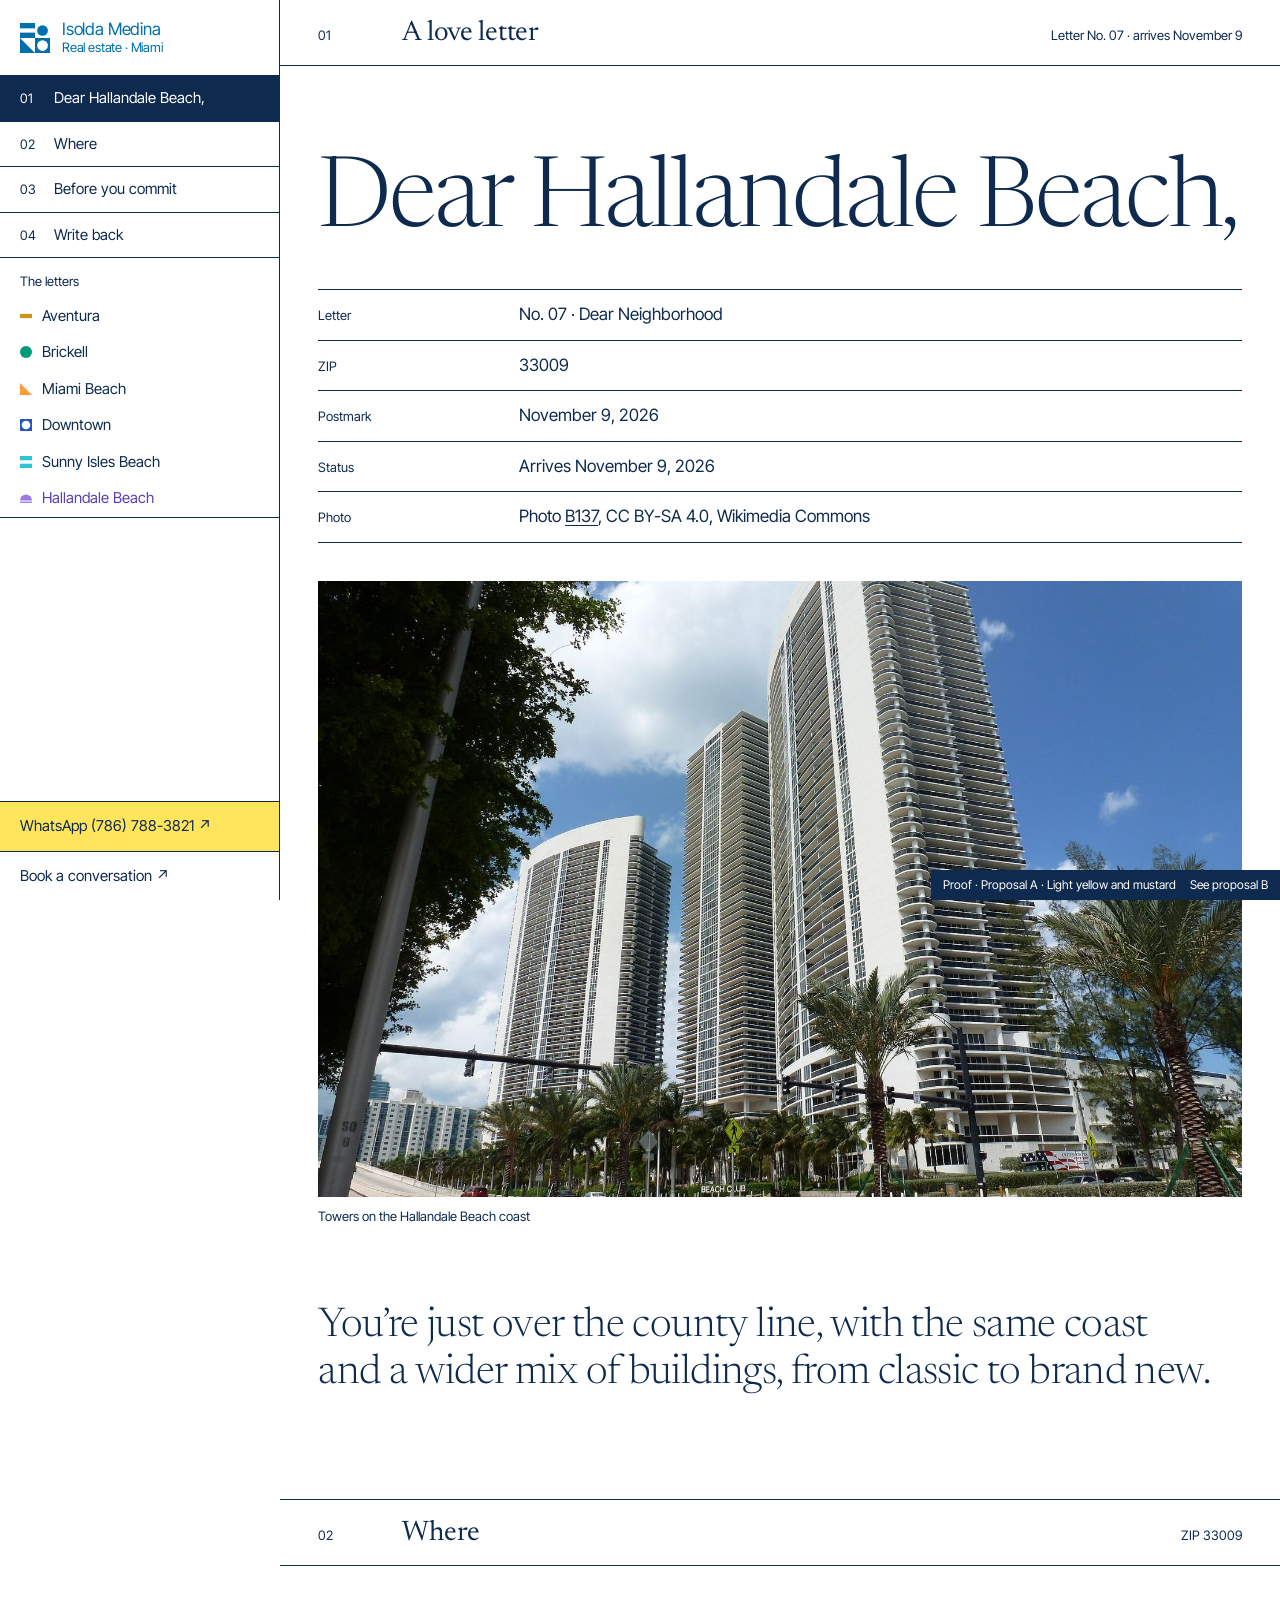
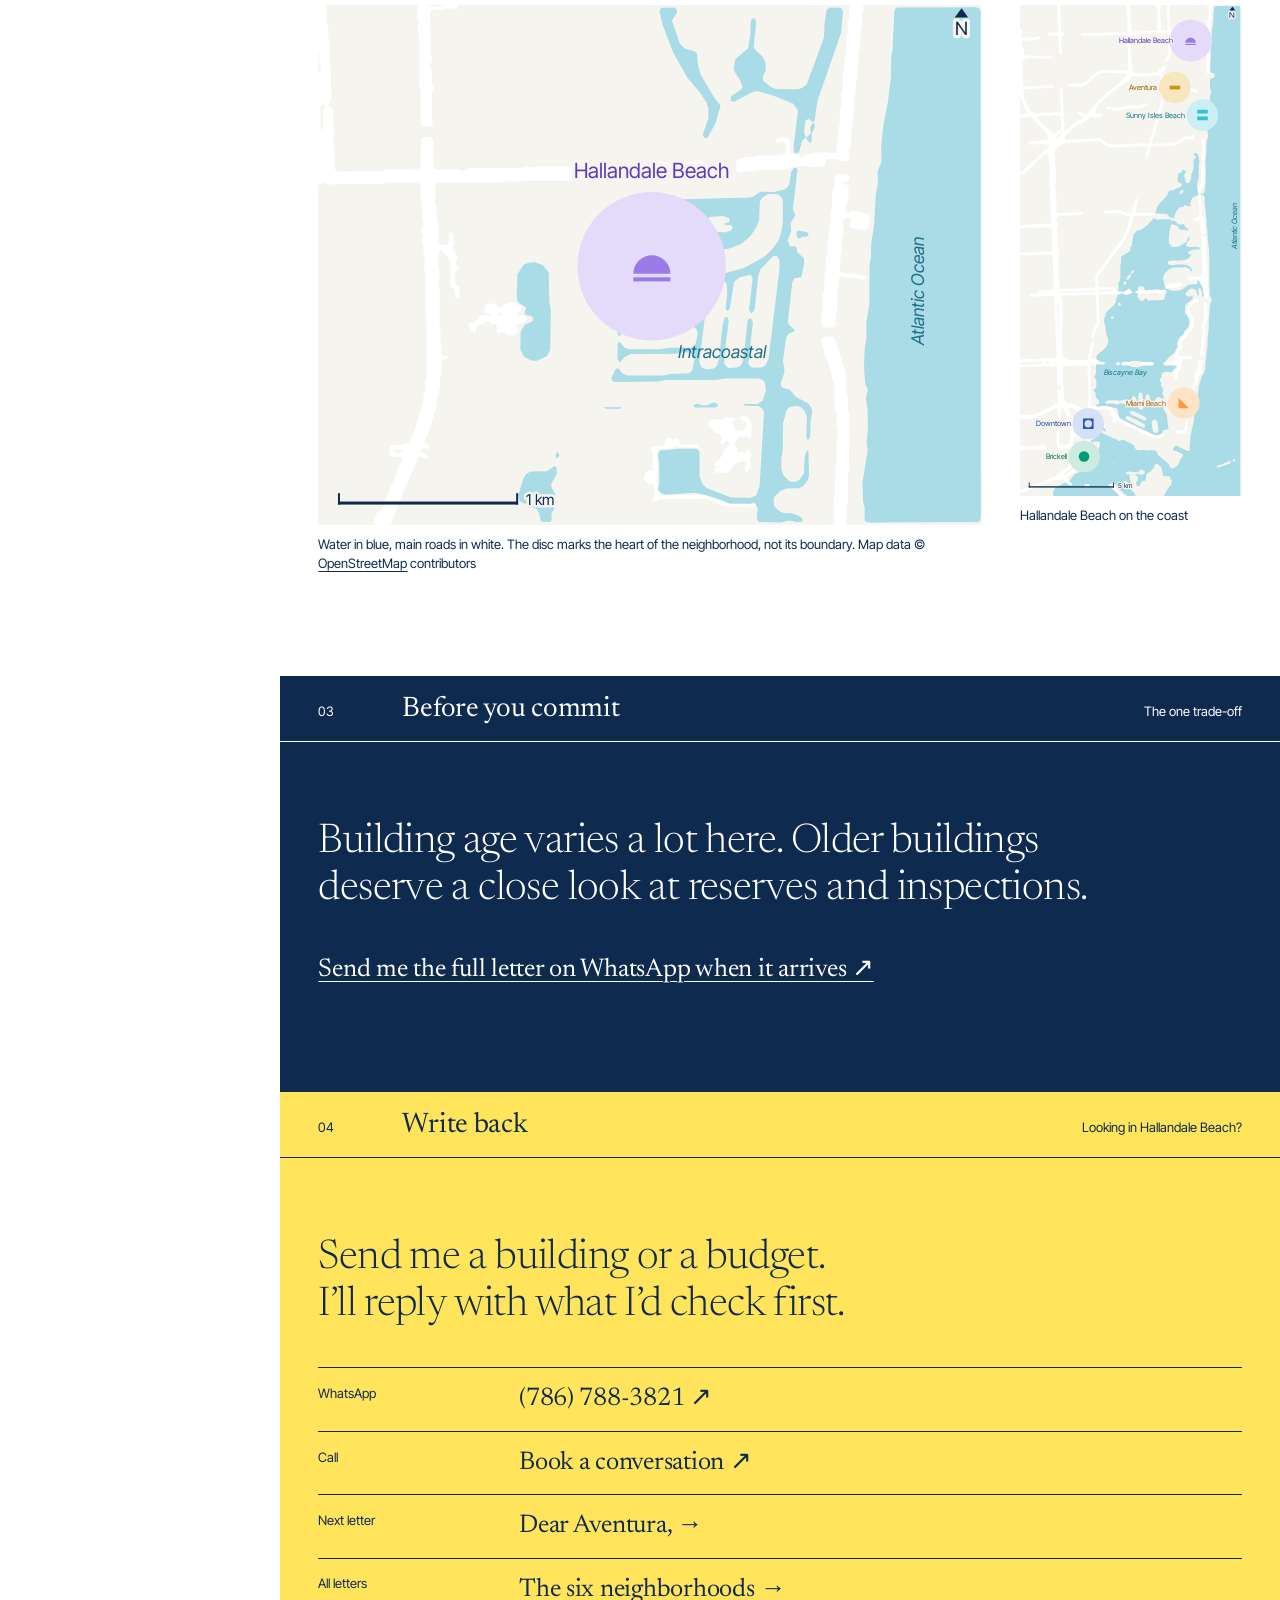
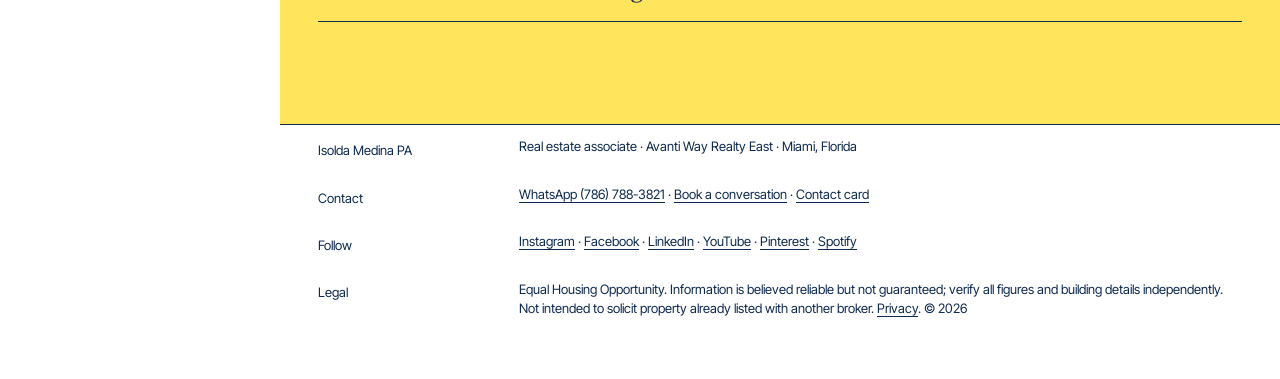
<file: A/dear-hallandale-beach/index.html>
<!doctype html>
<html lang="en">
<head>
<meta name="robots" content="noindex, nofollow">
<meta charset="utf-8">
<meta name="viewport" content="width=device-width, initial-scale=1, viewport-fit=cover">
<title>Dear Hallandale Beach, · Living in Hallandale Beach, FL · Isolda Medina</title>
<meta name="description" content="Dear Hallandale Beach, a love letter to Hallandale Beach (33009) by Isolda Medina: how it feels, one trade-off, and one sourced number. Arrives November 9, 2026.">
<link rel="canonical" href="https://isoldamedinapa.com/dear-hallandale-beach/">
<meta property="og:type" content="article">
<meta property="og:title" content="Dear Hallandale Beach, · Living in Hallandale Beach, FL · Isolda Medina">
<meta property="og:description" content="Dear Hallandale Beach, a love letter to Hallandale Beach (33009) by Isolda Medina: how it feels, one trade-off, and one sourced number. Arrives November 9, 2026.">
<meta property="og:url" content="https://isoldamedinapa.com/dear-hallandale-beach/">
<meta property="og:image" content="https://isoldamedinapa.com/assets/img/og-image.png">
<meta name="twitter:card" content="summary_large_image">
<meta name="theme-color" content="#FBF5EC">
<link rel="icon" href="../assets/img/favicon.svg" type="image/svg+xml">
<link rel="preconnect" href="https://fonts.googleapis.com">
<link rel="preconnect" href="https://fonts.gstatic.com" crossorigin>
<link href="https://fonts.googleapis.com/css2?family=Inter+Tight:wght@400&family=Newsreader:ital,opsz,wght@0,6..72,300;0,6..72,400;1,6..72,300;1,6..72,400&display=swap" rel="stylesheet">
<link rel="stylesheet" href="../assets/css/style.css">
</head>
<body>
<a class="skip" href="#main">Skip to content</a>
<aside class="rail" aria-label="Index">
<a class="brand" href="../index.html"><svg class="mark" viewBox="0 0 716 716" aria-hidden="true" fill="currentColor"><rect x="0" y="0" width="358" height="128"/><circle cx="538" cy="179" r="128"/><rect x="0" y="230" width="358" height="128"/><polygon points="0,358 0,716 358,716"/><path fill-rule="evenodd" d="M358 358H716V716H358Z M410 538a128 128 0 1 0 256 0a128 128 0 1 0 -256 0Z"/></svg><span>Isolda Medina<small>Real estate · Miami</small></span></a>
<details class="toc" open><summary>Index</summary>
<nav aria-label="Chapters"><ol><li><a href="#letter" data-tone="ivory"><span>01</span>Dear Hallandale Beach,</a></li><li><a href="#where" data-tone="ivory"><span>02</span>Where</a></li><li><a href="#commit" data-tone="ink"><span>03</span>Before you commit</a></li><li><a href="#write" data-tone="pink"><span>04</span>Write back</a></li></ol></nav>
<div class="rail-letters"><p>The letters</p><ul><li style="--c:#C9961A;--ct:#8C6500"><a href="../dear-aventura/index.html"><svg class="glyph" viewBox="0 0 358 358" aria-hidden="true" fill="currentColor"><rect y="115" width="358" height="128"/></svg>Aventura</a></li><li style="--c:#009B77;--ct:#00785C"><a href="../dear-brickell/index.html"><svg class="glyph" viewBox="0 0 358 358" aria-hidden="true" fill="currentColor"><circle cx="179" cy="179" r="179"/></svg>Brickell</a></li><li style="--c:#FF9A3C;--ct:#A85A10"><a href="../dear-miami-beach/index.html"><svg class="glyph" viewBox="0 0 358 358" aria-hidden="true" fill="currentColor"><polygon points="0,0 0,358 358,358"/></svg>Miami Beach</a></li><li style="--c:#2457C5;--ct:#1F4BA8"><a href="../dear-downtown/index.html"><svg class="glyph" viewBox="0 0 358 358" aria-hidden="true" fill="currentColor"><path fill-rule="evenodd" d="M0 0H358V358H0Z M51 179a128 128 0 1 0 256 0a128 128 0 1 0 -256 0Z"/></svg>Downtown</a></li><li style="--c:#2EC4D6;--ct:#00788A"><a href="../dear-sunny-isles-beach/index.html"><svg class="glyph" viewBox="0 0 358 358" aria-hidden="true" fill="currentColor"><rect width="358" height="128"/><rect y="230" width="358" height="128"/></svg>Sunny Isles Beach</a></li><li style="--c:#9B7BE8;--ct:#5B3DB8"><a href="../dear-hallandale-beach/index.html" aria-current="page"><svg class="glyph" viewBox="0 0 358 358" aria-hidden="true" fill="currentColor"><path d="M0 251a179 179 0 0 1 358 0Z"/><rect y="285" width="358" height="40"/></svg>Hallandale Beach</a></li></ul></div>
</details>
<div class="rail-cta"><a class="pink" href="https://wa.me/17867883821?text=Hi%20Isolda%2C%20I%20read%20your%20letters%20to%20Miami.%20%28WEB%29">WhatsApp (786) 788-3821 ↗</a><a href="https://myavex.avantiway.com/CrmCalendar/agenda/4d791834f608772cd80d2600f37c3cb7">Book a conversation ↗</a></div>
</aside>
<main id="main"><section id="letter" class="band band--white band--first" aria-labelledby="letter-h">
<header class="ch"><span class="ch-no">01</span><h2 id="letter-h" class="ch-title">A love letter</h2><span class="ch-meta">Letter No. 07 · arrives November 9</span></header>
<p class="giant">Dear Hallandale Beach,</p>
<dl class="rows"><div><dt>Letter</dt><dd>No. 07 · Dear Neighborhood</dd></div><div><dt>ZIP</dt><dd>33009</dd></div><div><dt>Postmark</dt><dd>November 9, 2026</dd></div><div><dt>Status</dt><dd>Arrives November 9, 2026</dd></div><div><dt>Photo</dt><dd>Photo <a href="https://commons.wikimedia.org/wiki/File:Hallandale_Beach_Club.jpg">B137</a>, CC BY-SA 4.0, Wikimedia Commons</dd></div></dl>
<figure class="plate"><img class="photo" src="../assets/img/hoods/hallandale-beach.jpg" width="1600" height="1067" alt="Towers on the Hallandale Beach coast"><figcaption>Towers on the Hallandale Beach coast</figcaption></figure><p class="statement">You’re just over the county line, with the same coast and a wider mix of buildings, from classic to brand new.</p>
</section>
<section id="where" class="band band--sand " aria-labelledby="where-h">
<header class="ch"><span class="ch-no">02</span><h2 id="where-h" class="ch-title">Where</h2><span class="ch-meta">ZIP 33009</span></header>
<div class="where-grid"><figure class="map"><svg class="map-svg" xmlns="http://www.w3.org/2000/svg" viewBox="0 0 143 112" role="img" aria-label="Map of Hallandale Beach, ZIP 33009"><rect width="143" height="112" fill="#F5F4EF"/><path fill="#A9DCE6" fill-rule="evenodd" d="M83.67 28.72 83.25 28.67 82.90 28.00 84.12 24.33 84.12 22.33 83.72 21.00 82.33 18.92 79.61 15.67 76.58 10.33 74.28 4.33 73.56 1.33 74.00 0.59 76.67 0.52 77.33 0.89 77.34 1.67 76.26 3.33 77.98 8.33 79.00 9.39 81.00 9.89 81.65 10.33 81.88 13.00 82.43 15.00 85.61 20.33 86.74 21.67 85.72 25.33 84.11 28.33 83.67 28.72ZM103.00 32.06 102.53 31.67 102.51 30.33 103.44 22.67 102.33 21.20 98.33 19.61 94.67 18.52 93.33 18.92 89.67 20.87 88.93 20.67 89.02 19.67 91.07 18.33 91.49 17.67 91.02 16.33 89.55 14.00 89.91 11.67 92.68 9.33 93.18 6.33 93.22 3.67 93.52 3.00 94.00 2.81 94.44 3.67 93.87 9.00 94.33 9.81 95.71 11.00 96.45 12.33 96.46 14.00 95.82 15.67 95.94 16.33 97.67 17.72 98.67 18.12 103.33 18.16 104.33 17.90 105.35 17.00 109.04 7.00 109.18 3.67 109.59 1.00 110.33 0.52 112.67 0.59 113.14 1.33 112.72 6.00 107.62 20.67 107.00 25.02 106.67 25.28 105.67 24.52 105.01 25.00 104.72 27.33 105.00 28.24 105.24 28.33 104.32 29.33 103.67 31.66 103.00 32.06ZM142.33 111.41 119.00 111.50 118.01 111.33 117.77 111.00 117.82 108.33 117.45 107.00 117.35 102.67 118.45 96.00 118.21 94.33 118.48 91.67 118.45 87.33 118.03 84.67 118.48 83.00 117.88 81.33 117.66 77.67 117.84 73.67 118.16 72.00 118.18 68.33 118.82 64.33 118.84 56.00 119.16 54.33 119.21 51.33 119.82 47.67 120.21 40.67 120.67 38.33 120.55 36.00 121.44 33.67 121.35 30.67 121.88 25.67 122.79 21.00 123.46 15.67 123.51 11.33 123.82 9.67 124.19 1.33 124.54 0.67 125.00 0.52 141.67 0.50 142.46 0.67 142.81 1.33 142.83 110.00 142.74 111.00 142.33 111.41ZM106.00 29.78 105.14 28.67 106.20 27.67 106.02 26.33 106.67 25.38 107.00 25.67 107.09 26.33 106.38 27.67 106.39 29.33 106.00 29.78ZM104.33 111.35 103.33 111.45 101.67 111.08 99.67 111.49 95.00 111.41 94.56 110.67 94.78 108.33 94.00 107.46 88.67 107.46 83.67 105.62 81.33 105.13 74.67 105.54 73.67 105.04 73.23 104.33 73.56 102.67 73.49 98.33 73.23 96.67 73.59 96.00 77.67 95.62 81.67 95.63 82.20 96.33 82.21 101.67 82.95 103.33 83.59 104.00 89.00 106.13 93.33 106.16 94.45 105.67 95.16 103.67 96.12 87.67 95.78 87.00 95.00 86.43 92.00 86.37 91.73 86.00 94.67 85.97 95.78 85.33 96.54 83.00 96.29 81.33 96.00 80.90 95.00 80.51 87.67 80.50 85.67 80.82 75.00 80.83 73.33 81.15 64.00 81.22 63.42 81.00 63.23 80.33 63.96 78.67 64.67 78.19 65.67 79.45 66.67 79.83 74.33 79.84 76.00 79.51 80.00 79.34 80.67 78.67 81.13 76.33 81.01 75.67 80.33 74.98 79.00 74.81 77.00 75.15 67.33 75.19 66.00 75.88 65.00 77.09 64.53 76.33 64.59 73.00 65.00 72.57 66.00 73.78 67.00 74.17 73.67 74.19 75.67 73.85 80.00 73.84 80.67 73.68 81.35 73.00 81.81 71.00 81.68 70.00 81.00 69.32 77.67 69.14 75.67 69.49 66.67 69.53 65.88 70.00 65.00 71.43 64.60 71.00 64.18 68.00 64.22 67.33 64.67 66.57 65.00 66.57 65.89 68.00 66.67 68.47 72.00 68.52 74.00 68.18 81.00 68.13 81.78 67.67 82.46 66.33 83.00 66.27 83.40 67.00 82.17 77.00 82.67 78.11 83.67 78.49 85.33 78.34 86.01 77.67 86.48 75.67 87.22 68.67 87.65 67.33 88.00 67.16 88.33 67.45 88.48 68.33 87.52 75.67 87.55 77.33 88.33 78.21 90.33 78.12 91.11 77.67 91.46 77.00 91.81 75.00 92.58 68.00 93.00 67.52 93.33 67.61 93.73 68.33 92.71 77.33 93.32 78.00 94.00 78.16 95.67 78.12 96.45 77.67 97.12 76.00 99.46 56.67 99.45 55.00 99.00 54.24 98.67 54.06 98.00 54.21 95.31 57.00 94.87 58.33 94.12 65.33 93.87 66.00 93.33 66.44 92.87 65.67 93.66 59.00 93.39 58.33 93.00 58.13 90.88 58.67 89.67 59.65 88.75 65.33 88.33 65.88 88.00 65.83 87.81 65.33 88.18 62.33 88.12 60.33 87.67 59.55 87.00 59.21 85.33 59.21 84.33 59.97 83.70 64.33 83.00 65.11 81.72 63.33 82.68 62.00 83.17 60.00 83.00 58.99 82.00 58.16 80.67 57.84 74.33 57.81 72.00 58.15 66.67 58.17 65.67 58.55 64.67 59.83 64.22 59.33 64.21 58.33 64.76 56.67 65.54 55.33 66.60 54.33 69.00 52.81 71.33 50.49 72.15 49.33 72.33 48.67 71.90 46.33 72.31 45.00 72.33 42.71 72.67 42.52 72.79 45.67 73.61 48.67 74.60 50.67 77.50 54.33 80.33 56.24 84.00 57.46 86.00 57.83 87.67 57.79 91.67 56.72 95.33 54.73 96.67 53.81 98.14 52.33 99.24 50.67 99.72 49.33 100.16 47.00 100.16 42.33 100.00 41.65 99.33 40.96 98.67 40.72 97.00 40.74 95.67 41.54 95.22 42.33 95.05 46.33 94.57 47.67 93.47 49.33 92.63 50.33 91.00 51.58 89.00 52.39 87.00 52.82 85.67 52.79 82.67 51.90 81.00 50.80 79.53 49.33 78.61 47.67 77.95 45.67 77.85 42.33 78.07 42.00 78.67 41.85 93.00 41.49 93.67 41.34 95.33 40.22 98.33 40.31 100.33 39.79 101.00 39.45 101.57 38.67 101.95 36.00 102.67 34.95 103.35 35.33 102.33 44.00 102.90 45.33 101.81 47.00 101.98 48.67 101.21 50.67 101.67 52.01 103.00 52.04 103.32 53.33 104.67 54.53 104.79 55.33 104.25 58.33 104.00 58.64 102.67 58.90 102.22 59.67 101.23 68.33 101.55 69.00 102.71 70.00 102.58 70.33 101.33 70.89 100.88 71.67 100.19 76.67 100.55 79.00 99.68 81.67 100.00 82.44 101.67 82.93 103.00 84.46 105.67 85.88 106.37 87.00 106.48 88.00 106.16 89.33 106.09 93.00 105.67 93.70 105.33 93.56 105.21 93.00 105.36 88.67 104.80 87.33 104.00 86.65 103.00 86.33 101.67 86.65 100.95 87.33 100.18 90.33 100.16 96.00 99.84 97.67 99.84 100.00 100.28 101.33 101.65 102.67 102.67 102.79 103.67 102.39 104.72 101.00 104.91 97.00 105.33 95.92 105.67 95.99 105.81 101.33 105.56 102.33 104.62 103.67 103.67 104.12 101.00 104.21 99.67 104.65 98.33 105.98 98.17 107.00 98.32 108.00 99.26 109.00 100.33 109.46 102.00 109.54 103.45 110.00 104.41 110.67 104.33 111.35ZM87.69 49.00 89.00 48.57 89.45 48.00 89.00 47.43 87.59 47.33 87.67 46.97 88.67 46.83 88.67 46.00 87.33 45.45 84.29 45.67 84.05 46.33 84.33 48.39 85.00 48.78 87.69 49.00ZM103.67 50.34 103.33 50.24 103.08 49.33 103.33 48.58 105.33 48.94 105.67 49.28 105.67 49.67 105.33 49.91 104.33 49.99 103.67 50.34ZM70.52 57.00 76.00 56.80 76.76 56.33 76.95 55.67 74.87 53.33 73.81 51.67 73.00 51.18 72.33 51.51 70.33 53.39 67.25 55.33 66.72 56.00 66.90 56.67 67.67 57.14 70.52 57.00ZM47.00 76.70 45.67 76.49 44.33 75.71 43.62 74.33 43.66 70.33 44.67 68.82 46.00 68.33 46.48 67.67 46.00 67.00 44.64 66.67 44.47 66.33 44.82 65.33 44.70 65.00 43.33 64.32 42.96 63.67 42.83 62.67 42.99 58.00 44.33 55.96 45.33 55.54 46.67 55.41 48.41 56.00 49.71 57.67 49.84 64.00 50.17 66.00 50.04 74.33 49.28 75.67 47.00 76.70ZM65.00 66.10 64.67 66.10 64.18 65.00 64.20 62.00 64.67 61.26 65.67 62.45 66.33 62.80 71.00 62.87 72.33 63.26 74.24 63.33 74.17 63.67 66.67 63.86 65.89 64.33 65.00 66.10ZM85.67 86.76 81.33 86.76 80.80 86.33 81.67 85.86 82.67 86.26 83.67 86.26 85.33 85.65 86.00 85.92 86.23 86.33 85.67 86.76ZM65.00 87.01 62.00 87.03 61.59 86.67 65.57 86.67 65.00 87.01ZM51.67 97.61 51.33 97.50 51.24 97.00 51.33 96.50 51.67 96.39 52.02 97.00 51.67 97.61ZM50.00 111.41 48.20 111.33 47.93 111.00 47.71 109.67 47.12 108.67 43.49 107.00 43.18 105.67 44.28 102.00 45.00 100.88 46.00 100.51 49.33 100.45 51.00 99.34 51.41 99.67 51.45 101.00 50.22 103.33 50.33 104.00 51.14 105.33 50.50 107.00 50.95 108.33 50.29 109.67 50.34 111.00 50.00 111.41Z"/><path fill="#FFFFFF" fill-rule="evenodd" d="M15.33 112.15 12.67 112.15 11.95 111.33 12.52 109.67 13.67 108.69 14.02 108.00 15.85 103.33 16.68 101.67 17.18 100.00 18.15 98.00 18.20 97.67 17.33 97.29 16.00 97.39 15.67 97.19 15.28 96.00 15.51 95.33 16.00 94.86 16.67 94.91 19.33 94.42 19.67 94.23 20.68 92.00 22.35 86.67 22.76 84.67 22.78 83.67 23.10 82.67 23.12 81.00 23.43 80.00 23.44 69.33 23.19 68.33 23.33 67.33 23.12 66.67 23.11 58.00 22.86 56.00 23.08 55.00 22.78 54.00 22.76 52.00 22.29 51.00 22.66 49.67 22.20 49.00 22.18 48.67 22.27 48.00 22.75 47.00 22.45 45.33 22.43 43.00 22.12 42.00 22.09 38.67 21.67 38.24 18.33 38.23 15.33 38.24 13.33 38.56 3.33 38.57 2.67 38.81 1.33 38.33 1.00 38.34 0.33 38.80 -0.09 38.67 -0.23 38.00 -0.22 15.33 0.00 14.67 0.54 14.33 0.68 13.67 0.27 12.67 0.12 11.67 0.23 10.67 -0.21 8.67 0.23 7.33 -0.22 6.00 -0.10 5.00 -0.23 0.67 -0.10 0.00 0.33 -0.21 1.67 -0.10 1.88 0.33 1.90 3.67 2.22 4.67 2.24 7.33 2.55 8.33 2.57 12.00 2.72 12.67 2.58 13.33 2.88 14.33 2.77 15.33 2.88 20.33 2.17 21.67 2.88 22.00 3.22 22.67 3.24 25.33 3.56 26.67 3.24 29.33 3.55 30.33 3.56 35.00 3.78 35.67 5.67 36.00 6.33 35.78 13.33 35.76 15.00 35.45 21.67 35.42 22.09 35.00 22.19 29.00 22.67 28.52 23.33 28.44 24.33 28.52 24.81 29.00 24.91 35.00 25.33 35.42 30.33 35.45 31.33 35.75 32.67 35.12 43.67 35.11 44.67 34.86 46.67 35.00 47.33 34.78 56.33 34.76 57.33 34.45 58.33 34.57 65.00 34.43 65.67 34.19 68.33 34.10 69.00 33.86 70.00 34.10 71.67 34.11 73.00 33.78 76.00 33.76 76.67 33.61 77.33 33.76 81.33 33.76 82.33 33.46 82.88 33.67 83.22 34.33 83.38 36.00 83.00 36.48 79.33 36.57 78.33 36.88 72.33 36.88 71.33 36.46 70.33 37.15 67.00 37.39 64.33 37.23 63.00 37.55 57.00 37.57 55.00 37.88 44.67 37.89 43.67 38.06 43.00 37.92 42.00 38.21 40.67 37.89 39.33 38.22 26.00 38.23 25.33 38.45 25.24 42.67 25.55 43.67 25.57 46.00 25.82 46.67 26.15 49.00 25.99 51.00 26.33 51.60 27.33 51.76 27.89 51.67 28.23 50.67 28.19 49.33 28.67 48.96 29.14 49.33 29.48 51.33 29.00 52.33 29.01 52.67 30.06 54.33 30.06 55.00 29.55 55.67 30.37 56.67 29.50 57.67 29.42 59.00 29.67 60.23 30.00 60.27 30.48 60.67 30.55 62.67 30.33 63.19 30.00 63.37 29.52 63.00 29.58 61.67 29.33 61.18 28.67 60.75 28.46 59.67 28.58 59.00 28.49 55.33 28.00 54.22 27.14 53.67 26.94 53.00 26.33 52.80 25.97 53.67 25.89 54.67 25.90 56.67 26.22 57.67 26.00 60.00 26.22 60.67 26.23 70.00 26.48 71.00 26.33 72.00 26.55 72.67 26.66 75.33 27.00 75.70 27.67 75.64 28.02 76.00 27.67 76.36 27.00 76.30 26.66 76.67 26.55 79.33 26.24 80.33 26.39 81.67 25.57 85.33 25.49 86.67 23.49 93.00 23.00 94.00 23.01 94.33 23.86 95.00 24.03 95.33 23.67 95.70 22.67 95.58 22.26 96.00 22.41 96.33 23.33 96.85 23.70 97.33 23.33 97.80 23.00 97.81 22.00 97.34 21.67 97.47 17.98 106.00 15.82 111.67 15.33 112.15ZM24.33 26.15 22.67 26.15 22.19 25.67 22.12 25.33 22.10 18.67 21.77 17.33 21.90 13.00 21.76 6.00 21.45 5.00 21.75 3.67 21.45 2.67 21.45 0.33 21.56 0.00 22.00 -0.21 23.67 -0.15 24.33 0.36 24.67 0.41 25.00 0.28 26.33 0.38 27.33 -0.06 28.00 -0.15 30.00 -0.13 30.37 0.33 30.00 0.80 27.67 0.75 26.67 1.05 24.67 0.94 24.25 1.33 24.22 2.67 24.00 3.33 24.22 4.33 24.24 10.33 24.71 11.67 24.33 12.33 24.24 13.33 24.55 14.33 24.57 17.00 25.04 18.00 24.66 18.67 24.56 19.33 24.57 24.67 24.80 25.67 24.33 26.15ZM91.33 36.15 90.67 36.15 90.19 35.67 90.12 34.00 90.19 33.67 90.67 33.18 92.00 32.78 94.00 32.76 95.00 32.45 98.67 32.43 100.67 31.92 100.91 31.33 100.91 30.33 100.67 29.73 100.00 29.42 99.00 29.70 98.64 29.33 99.00 28.85 99.67 28.60 100.67 28.51 101.67 28.81 101.88 29.33 101.75 31.33 101.95 32.00 103.33 32.18 104.33 32.89 105.00 32.19 106.33 32.10 107.33 31.78 110.00 31.78 111.33 32.01 111.67 31.86 111.78 30.00 112.10 29.00 112.12 26.67 112.43 25.67 112.45 22.67 112.76 21.67 112.78 19.00 113.10 18.00 113.12 14.67 113.43 13.67 113.45 11.33 113.76 10.33 113.78 7.33 114.10 6.33 114.12 4.00 114.43 3.00 114.45 0.33 114.56 0.00 115.00 -0.21 117.33 -0.10 117.55 0.67 117.24 1.67 117.22 4.33 116.90 5.33 116.88 8.67 116.33 10.67 116.55 12.67 116.24 13.67 116.22 15.67 115.90 16.67 115.88 18.67 115.57 19.67 115.55 22.33 115.24 24.00 115.22 26.33 114.90 27.33 114.88 30.33 114.57 31.33 114.48 33.33 114.00 33.71 113.33 33.58 112.67 33.72 111.33 33.24 110.00 33.24 109.67 33.34 109.45 33.67 109.33 34.52 108.00 34.88 105.67 34.88 104.33 34.57 100.33 35.48 95.33 35.57 93.67 35.88 92.00 35.90 91.33 36.15ZM1.03 27.00 1.09 22.67 1.49 21.67 1.00 21.53 0.67 21.60 0.56 22.00 0.57 26.33 0.67 26.94 1.00 27.11 1.03 27.00ZM111.00 69.48 109.33 69.55 109.00 69.48 108.52 69.00 108.45 67.00 108.76 66.00 108.78 62.33 109.10 61.33 109.12 58.33 109.43 57.33 109.45 54.67 109.76 53.67 109.78 51.00 110.10 50.00 110.12 48.00 110.43 47.00 110.45 44.67 110.76 43.67 110.78 40.67 111.42 38.33 111.28 37.67 111.51 37.00 111.88 36.67 113.67 36.29 114.24 36.67 114.54 37.33 114.33 37.86 114.00 38.07 113.33 38.04 113.04 38.33 114.00 38.79 114.39 39.67 114.22 42.00 113.90 43.00 113.78 44.33 114.00 44.66 114.33 44.76 115.33 44.30 116.00 44.56 116.67 44.53 117.33 44.90 118.33 44.86 118.73 45.33 118.82 46.33 118.56 48.00 118.00 48.48 117.67 48.54 114.88 48.00 114.52 47.67 114.46 47.33 114.81 46.33 114.75 46.00 114.00 45.68 113.51 46.00 113.24 46.67 113.22 49.33 112.90 50.33 112.88 52.67 112.57 54.33 112.48 57.33 112.67 57.55 114.33 57.93 115.67 57.86 116.67 58.25 118.00 58.29 118.35 58.67 118.00 59.04 117.00 59.15 115.00 58.74 113.67 58.81 112.67 58.44 112.34 58.67 112.22 60.33 111.90 61.33 111.88 64.67 111.81 66.00 111.57 66.67 111.55 68.67 111.48 69.00 111.00 69.48ZM42.33 71.14 40.67 71.15 40.00 70.53 38.91 70.67 38.54 70.33 38.54 69.00 38.33 68.80 37.33 68.73 36.67 68.04 35.67 68.82 34.44 69.00 34.05 70.33 33.67 70.69 33.11 70.33 32.30 69.00 32.67 68.54 33.67 68.40 35.00 66.85 36.33 66.74 36.67 67.01 37.00 66.99 37.24 66.67 37.00 66.49 36.33 66.54 35.86 66.00 35.85 65.00 36.33 64.51 37.33 64.20 39.33 65.12 40.00 64.60 41.67 63.95 43.97 65.00 43.67 65.89 43.00 66.59 42.68 66.67 43.33 66.87 44.33 66.86 44.81 67.33 44.87 67.67 44.67 68.19 44.33 68.40 42.67 68.77 42.56 69.00 43.06 69.67 43.06 70.33 42.33 71.14ZM39.37 66.67 39.50 66.33 39.33 66.17 38.67 66.59 38.19 66.67 39.00 66.86 39.37 66.67ZM113.67 112.10 111.67 112.21 111.33 112.10 111.12 111.67 111.12 106.67 111.43 105.67 111.45 100.00 111.77 98.00 111.78 92.67 112.08 91.67 111.78 90.67 111.76 88.33 111.45 87.33 111.43 85.00 111.12 84.00 111.33 82.33 110.02 77.33 109.18 75.33 108.46 72.33 108.67 71.79 109.33 71.45 111.00 71.52 111.48 72.00 113.49 78.67 113.88 80.67 113.77 82.33 113.90 83.67 114.22 84.67 114.24 87.33 114.55 88.33 114.43 98.33 114.56 99.33 114.10 102.00 114.23 103.00 114.14 107.33 113.90 108.00 113.88 111.67 113.67 112.10ZM92.33 100.69 91.95 100.33 91.94 99.67 92.25 99.00 92.22 98.67 92.00 98.41 91.33 98.32 89.67 98.83 88.82 100.33 88.33 100.72 87.00 100.88 85.48 100.67 85.30 100.33 85.67 99.77 86.70 99.67 85.67 99.50 85.33 98.96 86.13 98.00 86.69 97.67 87.32 96.67 87.29 96.00 87.47 95.67 88.67 95.06 88.69 94.67 88.33 93.95 88.00 93.94 87.00 94.69 86.67 94.39 87.01 93.67 86.67 92.47 85.67 92.23 84.17 90.67 83.96 90.33 84.33 89.47 84.67 89.29 87.00 89.25 88.00 88.95 89.67 88.96 90.02 89.33 89.26 90.00 89.71 90.67 89.66 91.33 90.00 91.74 90.67 91.90 91.57 91.67 92.40 90.67 92.34 90.00 92.07 89.67 91.25 89.33 91.00 88.97 91.33 88.64 92.33 88.62 92.82 89.00 93.47 90.33 93.38 93.00 93.00 93.35 92.33 93.06 90.67 93.10 90.33 93.34 89.79 94.67 90.38 95.67 90.33 96.35 91.33 96.20 92.00 96.45 92.67 95.96 93.15 96.33 93.38 97.00 93.10 97.67 93.14 99.67 92.67 100.53 92.33 100.69ZM94.00 108.14 88.00 108.06 87.00 107.81 85.33 106.97 84.33 106.81 83.67 106.41 73.67 106.44 72.67 107.13 72.33 107.13 71.96 106.67 72.66 105.67 72.60 104.33 72.37 103.67 72.00 103.19 71.00 103.14 70.27 102.33 70.26 101.67 70.67 100.78 71.33 100.29 72.00 100.36 72.16 100.00 72.26 97.00 71.67 95.59 72.00 95.20 72.67 95.23 73.67 94.95 74.33 95.06 74.73 94.67 74.86 93.67 75.33 93.27 76.00 93.27 76.67 93.64 77.33 93.31 77.72 93.67 78.00 94.49 79.00 94.74 81.33 94.62 82.00 94.86 82.28 95.33 81.67 95.54 80.67 95.26 80.33 95.39 77.33 95.31 76.00 95.43 75.33 95.72 74.00 95.63 73.59 96.00 73.07 97.00 73.15 100.00 72.98 101.33 73.09 102.67 73.38 103.33 73.18 104.33 74.00 105.35 74.67 105.60 83.33 105.61 86.33 106.52 88.67 107.47 93.00 107.51 94.00 107.30 94.44 107.67 94.31 108.00 94.00 108.14ZM17.36 96.67 18.45 96.00 17.67 95.79 16.67 95.88 16.54 96.33 17.00 96.71 17.36 96.67Z"/><g transform="translate(130.5 61.6) rotate(-90)"><text x="0.0" y="0.0" font-size="3.7800000000000002" fill="#1F6F86" text-anchor="middle" font-style="italic" font-family="Newsreader, Georgia, serif">Atlantic Ocean</text></g><text x="87.0" y="76.0" font-size="3.7800000000000002" fill="#1F6F86" text-anchor="middle" font-style="italic" font-family="Newsreader, Georgia, serif">Intracoastal</text><circle cx="71.9" cy="56.3" r="16.0" fill="#E4DBFA"/><g fill="#9B7BE8" transform="translate(67.94 52.31) scale(0.02235)"><path d="M0 251a179 179 0 0 1 358 0Z"/><rect y="285" width="358" height="40"/></g><text x="71.9" y="37.3" font-size="4.5" fill="#5B3DB8" text-anchor="middle" font-family="Inter Tight, Helvetica Neue, Arial, sans-serif" stroke="#F5F4EF" stroke-width="1.57" paint-order="stroke" stroke-linejoin="round">Hallandale Beach</text><g fill="#0E2A4F"><rect x="4.3" y="107.0" width="38.8" height="0.65"/><rect x="4.3" y="105.2" width="0.43" height="2.45"/><rect x="42.7" y="105.2" width="0.43" height="2.45"/></g><text x="44.9" y="107.7" font-size="3.24" fill="#0E2A4F" text-anchor="start" font-family="Inter Tight, Helvetica Neue, Arial, sans-serif" stroke="#F5F4EF" stroke-width="1.13" paint-order="stroke" stroke-linejoin="round">1 km</text><text x="138.7" y="6.5" font-size="3.9600000000000004" fill="#0E2A4F" text-anchor="middle" font-family="Inter Tight, Helvetica Neue, Arial, sans-serif" stroke="#F5F4EF" stroke-width="1.39" paint-order="stroke" stroke-linejoin="round">N</text><polygon points="138.7,0.7 137.2,2.7 140.1,2.7" fill="#0E2A4F"/></svg><figcaption>Water in blue, main roads in white. The disc marks the heart of the neighborhood, not its boundary. Map data © <a href="https://www.openstreetmap.org/copyright">OpenStreetMap</a> contributors</figcaption></figure><figure class="map map--context"><svg class="map-svg map-svg--overview" xmlns="http://www.w3.org/2000/svg" viewBox="0 0 126 280" role="img" aria-label="Map of Miami with the six neighborhoods of the letters, from Brickell to Hallandale"><rect width="126" height="280" fill="#F5F4EF"/><path fill="#A9DCE6" fill-rule="evenodd" d="M125.00 279.74 82.33 279.73 82.06 279.33 83.67 276.30 84.75 275.00 85.13 274.00 86.37 273.33 86.33 272.55 86.00 272.07 85.63 272.00 86.33 271.72 86.81 271.00 86.33 270.39 85.63 270.33 85.40 270.00 85.63 269.33 85.33 268.62 82.33 268.45 81.43 268.00 80.71 263.67 78.82 261.67 78.00 261.23 76.90 261.67 75.72 264.33 74.33 265.91 72.67 266.61 72.00 267.30 71.46 271.33 70.33 271.04 69.67 271.22 68.95 272.00 68.00 274.04 67.00 273.93 66.33 273.41 66.03 272.00 67.07 270.67 67.08 269.00 66.67 268.22 65.66 267.67 65.64 267.33 67.00 267.10 68.67 267.43 70.33 267.33 71.18 266.33 70.80 265.33 69.00 264.60 68.33 264.92 67.67 265.96 67.00 266.25 61.67 265.67 60.29 266.33 60.29 267.00 60.67 267.33 62.00 267.38 62.59 267.67 62.18 268.67 62.72 269.67 62.72 270.67 63.42 271.67 62.68 272.33 62.00 272.44 60.33 271.22 59.67 271.07 59.30 271.33 59.27 272.00 65.46 278.33 65.80 279.33 65.33 279.78 62.00 279.82 60.67 279.39 55.41 274.67 54.80 273.67 53.33 272.18 52.67 271.85 50.67 273.28 50.62 274.00 53.67 276.20 55.83 278.33 56.60 279.33 56.33 279.73 20.00 279.83 19.00 279.48 18.87 278.33 19.06 276.33 20.67 274.61 25.00 272.25 26.33 272.00 28.33 273.40 29.33 273.33 29.38 272.67 28.27 271.67 28.16 271.00 29.79 269.00 30.33 267.84 31.67 266.92 33.33 266.40 35.33 264.08 38.67 262.39 39.46 261.67 39.89 260.67 40.21 255.33 40.84 253.00 40.55 251.67 41.00 250.23 41.33 250.17 41.67 250.58 42.95 253.33 43.67 253.94 44.33 253.76 44.68 253.33 45.39 251.00 45.62 249.33 45.01 248.67 42.33 248.55 41.00 249.18 40.57 248.67 40.45 248.00 40.67 247.67 42.67 246.73 43.67 245.67 43.55 242.67 45.00 239.51 45.67 238.84 46.58 239.33 48.45 241.67 49.18 243.00 49.00 243.18 46.67 241.78 46.00 241.73 45.52 242.33 46.33 243.39 48.33 244.63 49.33 244.88 53.33 246.90 54.67 247.23 56.33 248.36 57.00 248.32 58.00 247.49 58.33 247.49 61.00 248.58 64.00 250.20 65.19 251.33 65.56 252.67 66.67 253.42 67.33 253.66 70.33 253.50 73.67 253.78 75.00 253.50 77.67 254.09 78.16 254.67 78.22 255.67 78.55 256.33 84.66 261.33 85.21 263.00 86.33 263.99 87.00 263.99 89.02 263.00 89.80 262.33 91.31 259.00 92.94 256.67 92.77 256.00 92.00 255.43 89.67 254.28 87.33 253.71 87.12 253.00 87.67 251.85 88.67 251.18 89.67 251.05 91.00 252.02 95.67 254.10 96.33 254.05 96.78 253.33 96.55 251.00 97.21 245.00 99.12 236.33 99.21 234.00 100.21 227.00 101.46 221.00 101.88 217.33 103.32 211.67 104.57 210.00 105.46 207.33 105.51 204.33 106.12 200.00 106.21 197.33 106.82 194.33 106.84 190.00 107.49 185.00 107.51 178.67 107.82 177.00 108.18 170.67 109.15 168.33 109.01 167.33 108.22 166.00 107.91 164.00 108.08 162.00 107.83 160.33 107.83 144.00 107.59 142.33 107.78 141.00 106.84 132.33 106.79 129.00 106.18 125.00 106.22 121.67 105.88 120.67 105.82 117.67 105.18 113.00 105.16 109.67 104.67 108.54 104.00 108.13 103.00 108.11 102.74 107.67 104.33 107.37 105.00 106.68 105.46 103.67 105.83 99.67 105.82 91.67 105.52 90.00 106.16 83.00 106.21 78.33 106.66 76.33 107.21 75.33 106.84 72.67 106.84 70.00 107.46 66.67 107.55 64.67 108.06 63.33 107.65 62.00 108.00 61.60 110.00 61.34 110.61 60.67 110.33 59.95 108.67 59.59 108.00 59.00 107.83 56.00 108.21 52.00 108.83 50.00 108.78 49.00 108.18 47.33 108.19 42.67 108.67 41.93 110.33 41.45 110.82 40.33 110.67 39.33 110.33 38.89 108.67 38.40 108.31 38.00 108.51 31.33 108.83 29.33 108.58 27.33 108.67 24.33 109.12 22.00 109.24 15.67 110.12 8.67 110.18 5.00 110.54 2.00 111.00 0.83 112.00 0.50 124.67 0.52 125.33 0.87 125.50 1.67 125.50 278.33 125.41 279.33 125.00 279.74ZM87.33 121.46 85.00 120.79 84.11 119.33 83.33 118.88 77.67 118.81 77.15 118.67 77.01 118.33 78.53 114.33 79.33 113.14 83.47 109.00 85.00 105.94 85.33 105.72 86.67 105.70 89.67 104.29 91.00 104.01 92.05 103.00 92.31 102.33 92.09 101.67 90.33 101.15 89.63 99.33 90.33 95.45 91.00 95.76 91.67 95.71 92.67 93.88 94.33 94.37 94.63 94.67 94.54 95.00 93.18 97.33 94.09 98.67 94.25 100.67 95.00 101.45 95.67 101.61 96.80 100.67 97.46 98.67 97.55 96.33 98.38 94.67 98.75 93.00 98.88 88.33 100.16 86.67 98.99 84.67 99.33 84.28 100.33 84.40 101.00 84.76 101.37 85.33 102.26 89.00 101.84 92.33 101.82 98.33 101.21 100.00 100.83 102.33 100.88 105.00 101.91 107.67 101.33 108.34 99.33 108.87 98.00 110.26 97.20 112.00 97.01 113.00 97.31 114.00 97.00 114.54 96.00 114.70 94.00 113.90 93.22 114.33 92.67 115.26 91.33 115.06 90.67 115.51 89.28 117.00 87.96 120.00 87.76 121.00 87.33 121.46ZM91.75 107.67 93.06 106.33 93.03 105.67 92.67 105.40 92.00 105.55 90.96 106.67 91.00 107.66 91.75 107.67ZM79.33 245.04 77.00 245.11 75.00 244.41 57.33 235.87 56.32 234.33 55.63 230.33 55.00 229.66 48.33 228.33 45.67 228.82 43.58 228.67 43.42 228.00 45.05 227.00 45.05 225.67 44.67 224.86 43.26 223.67 43.01 221.00 41.93 219.67 42.16 219.00 43.33 218.01 43.49 217.33 43.45 213.33 42.25 211.67 43.02 210.67 43.35 209.67 43.26 205.00 44.00 204.52 47.33 204.78 48.00 204.39 48.15 204.00 47.67 203.33 45.33 203.04 44.00 202.37 43.55 201.67 43.55 200.33 43.87 199.67 45.33 198.14 46.67 197.16 49.14 194.67 50.41 191.67 48.88 185.67 48.72 183.00 47.84 180.67 47.88 179.00 48.71 176.67 48.90 175.33 54.05 170.33 54.70 168.67 54.62 167.33 55.34 166.33 55.67 164.96 57.00 164.77 58.33 163.80 59.67 165.01 61.00 165.12 63.34 164.00 63.81 163.33 63.42 162.67 62.00 161.51 58.67 163.86 57.67 162.90 57.33 162.80 56.33 163.20 55.99 163.00 56.23 160.00 55.87 158.67 56.67 157.67 57.16 155.00 57.18 148.33 57.49 146.67 57.58 143.33 58.00 142.80 60.33 141.72 62.77 140.00 62.95 139.33 62.68 138.33 63.55 137.33 64.57 131.00 66.43 128.67 67.00 128.25 68.33 128.32 69.07 128.00 72.15 125.67 76.33 121.28 77.33 122.01 78.00 122.16 85.33 122.01 86.67 122.94 88.00 122.93 90.33 124.83 91.67 125.21 93.00 124.72 93.33 124.86 93.87 126.00 96.01 128.00 96.03 128.33 95.67 128.44 93.67 128.00 92.00 128.05 91.00 127.67 89.67 125.91 87.33 124.85 86.26 125.00 85.88 125.67 85.21 128.67 84.66 134.33 84.99 136.00 86.33 137.39 87.33 137.79 89.33 137.82 91.67 137.02 94.92 134.67 95.92 132.33 96.33 132.06 96.70 132.33 96.67 133.05 94.65 136.33 94.67 137.00 95.00 137.47 96.00 137.90 101.67 137.86 102.40 138.33 102.41 139.00 102.01 139.33 98.67 139.21 95.67 140.61 95.67 141.39 97.18 142.00 97.60 142.67 96.33 144.14 95.00 144.91 91.67 145.49 86.00 145.53 84.58 146.00 84.23 146.67 84.33 147.33 85.33 148.02 87.00 148.17 89.00 147.84 93.33 147.84 95.33 148.29 97.44 149.67 98.00 150.95 98.02 151.67 97.67 151.83 96.00 149.93 94.00 149.20 92.00 149.49 87.33 149.54 84.67 150.61 82.33 152.97 81.54 155.33 81.55 156.67 82.07 157.67 82.16 159.00 83.00 161.02 83.67 161.60 86.67 162.79 90.33 162.72 92.67 161.72 95.67 159.61 97.00 159.21 100.67 159.01 101.29 158.33 100.99 157.00 101.33 156.63 102.01 157.00 104.00 160.91 104.80 165.33 104.67 166.06 104.33 166.27 104.00 166.08 103.14 162.00 102.73 161.33 102.33 161.19 101.67 161.66 101.50 162.33 101.78 164.67 101.67 166.01 100.99 165.00 100.60 163.00 100.00 162.21 99.00 161.62 97.67 161.54 96.33 161.98 94.33 164.00 94.33 165.00 95.33 166.01 98.33 165.84 98.66 166.33 97.83 167.67 96.33 169.14 94.67 170.21 94.22 171.00 93.88 175.00 96.38 179.33 96.38 182.00 95.67 183.74 93.61 185.67 93.02 187.67 91.33 188.86 90.65 189.67 89.38 192.33 89.66 195.00 88.66 196.33 88.33 197.81 85.00 200.50 81.93 204.00 82.00 204.76 83.00 205.40 84.33 205.18 88.33 205.17 89.18 205.33 89.31 205.67 86.00 209.38 84.33 208.88 82.67 208.88 81.33 209.53 80.49 210.67 80.68 212.00 79.66 213.00 79.55 214.00 80.47 215.33 80.27 216.67 81.11 217.67 81.69 219.33 80.90 221.33 81.90 223.00 82.00 223.81 81.67 224.17 80.67 224.13 79.33 223.33 78.67 223.23 77.67 223.84 76.85 225.00 78.00 226.79 79.33 227.46 80.67 227.13 82.00 225.74 82.28 226.00 82.12 228.00 81.63 229.67 81.98 230.67 83.38 232.67 84.00 235.67 83.99 237.33 84.59 241.33 84.33 241.70 82.33 241.88 81.67 242.22 80.99 244.00 79.33 245.04ZM64.07 153.00 65.06 151.67 65.00 151.04 64.67 150.87 63.85 151.33 63.16 152.33 63.33 153.30 64.07 153.00ZM61.72 156.33 63.04 154.67 63.23 154.00 63.00 153.36 62.00 153.85 60.60 155.67 60.67 156.34 61.00 156.52 61.72 156.33ZM59.73 159.33 60.42 158.33 60.33 157.69 60.00 157.53 59.33 157.86 58.73 158.67 59.00 159.37 59.73 159.33ZM70.35 168.33 71.67 166.94 72.67 168.10 73.33 168.32 81.67 168.01 82.34 167.33 82.58 165.33 83.54 164.00 83.35 163.00 82.67 162.25 81.33 162.50 79.33 162.00 74.00 162.41 73.00 162.17 71.33 162.72 70.97 162.33 70.81 161.00 70.33 160.29 67.67 160.29 67.22 161.00 67.25 162.67 66.02 163.33 65.89 163.67 66.04 164.00 67.12 164.33 67.22 164.67 66.72 166.00 68.22 168.00 69.00 168.45 70.35 168.33ZM57.94 161.67 58.00 161.08 57.40 161.00 57.33 161.65 57.94 161.67ZM57.05 171.33 57.44 170.67 57.33 170.00 57.00 169.62 56.33 169.62 55.90 170.33 56.00 171.00 56.33 171.38 57.05 171.33ZM53.10 178.67 53.32 177.67 53.00 177.29 52.33 177.27 51.89 177.67 51.73 178.33 52.33 178.94 53.10 178.67ZM68.68 206.00 70.00 205.22 75.33 205.12 76.00 204.72 76.15 204.33 76.00 203.95 75.33 203.55 70.00 203.41 67.67 202.74 63.67 202.84 62.00 203.45 58.67 203.55 57.80 204.33 58.67 205.12 62.00 205.22 63.67 206.12 67.00 206.26 68.68 206.00ZM56.33 205.00 56.87 204.33 56.33 203.67 55.67 203.56 54.96 204.00 54.96 204.67 55.33 205.00 56.33 205.00ZM69.72 230.33 70.21 229.67 70.41 225.33 69.88 224.33 69.68 221.33 68.67 220.51 68.00 220.86 67.55 221.67 67.26 225.67 67.68 226.33 67.83 227.33 67.39 229.33 67.85 230.00 68.67 230.52 69.72 230.33ZM73.09 228.67 73.82 227.67 74.28 225.00 73.67 222.65 73.00 221.89 72.33 221.73 71.66 222.33 71.45 224.33 71.07 225.33 71.67 228.02 72.33 228.73 73.09 228.67ZM66.06 228.67 66.22 226.67 66.60 225.67 66.01 223.67 65.00 222.72 64.33 222.90 64.00 223.32 63.74 224.67 63.33 225.07 58.67 224.84 57.00 225.51 55.67 225.18 50.67 225.18 49.00 225.65 48.52 226.33 48.67 226.72 49.33 227.12 53.00 227.01 54.67 227.49 55.67 227.45 57.00 226.83 58.33 227.16 61.33 227.15 63.00 228.23 64.33 228.73 65.33 228.99 66.06 228.67ZM71.31 236.67 72.15 235.67 71.33 234.61 64.00 231.11 63.33 231.05 62.55 231.67 62.39 232.33 63.33 233.24 70.33 236.57 71.31 236.67ZM70.65 240.67 71.11 240.33 71.40 239.67 70.67 238.61 66.33 236.23 61.67 234.26 61.00 234.14 60.22 234.67 60.06 235.33 61.00 236.40 69.67 240.58 70.65 240.67ZM78.01 243.67 78.67 243.01 78.82 242.33 78.46 238.33 77.80 236.67 76.67 235.94 75.51 236.67 74.96 237.67 75.54 242.00 75.95 243.00 76.64 243.67 78.01 243.67ZM122.27 260.00 122.71 259.67 122.71 259.00 122.33 258.68 121.67 258.68 121.29 259.00 121.28 259.67 121.67 259.99 122.27 260.00ZM113.53 263.33 119.33 261.23 120.05 260.67 120.01 260.00 119.33 259.79 118.67 259.95 115.67 261.28 112.33 262.38 111.86 263.00 112.33 263.60 113.53 263.33ZM53.92 261.33 54.00 260.75 53.42 260.67 53.33 261.25 53.92 261.33ZM39.00 274.33 39.48 273.67 39.00 273.00 37.67 272.88 36.96 273.33 36.96 274.00 37.33 274.33 39.00 274.33Z"/><path fill="#FFFFFF" fill-rule="evenodd" d="M23.33 28.39 22.55 28.33 22.19 28.00 22.12 27.67 22.10 21.67 21.78 20.00 21.67 17.78 21.33 17.58 20.00 17.55 19.00 17.25 18.00 17.55 17.00 17.55 16.33 17.21 16.13 16.67 16.19 16.33 16.67 15.85 21.33 15.76 21.76 15.33 21.76 12.67 21.46 11.00 21.57 5.00 21.43 2.33 21.12 0.67 21.23 0.00 21.67 -0.21 22.33 -0.21 22.77 0.00 22.90 2.00 23.22 3.00 23.10 5.00 23.23 12.00 23.48 13.00 23.32 14.33 23.67 15.55 24.67 15.85 25.47 16.67 25.47 17.00 25.21 17.33 23.78 17.67 23.58 18.00 23.57 21.67 23.88 22.67 23.77 24.00 23.89 27.33 23.81 28.00 23.33 28.39ZM1.00 278.15 0.00 278.10 -0.21 277.67 -0.15 276.67 0.67 275.86 1.33 275.89 2.33 275.20 3.33 275.42 4.33 275.10 5.33 274.29 6.00 274.33 7.00 274.01 7.67 273.44 9.00 272.84 9.67 272.61 10.33 272.67 13.33 271.39 13.80 270.67 14.33 270.37 14.67 270.29 15.33 270.56 15.94 270.33 16.67 269.62 17.33 269.75 18.33 269.57 21.02 268.00 22.11 267.00 26.12 264.00 27.00 263.75 28.10 261.67 28.12 258.67 28.43 257.67 28.57 256.33 28.18 255.33 28.02 254.00 27.67 253.11 27.33 252.91 25.33 252.90 24.67 253.14 22.00 253.22 21.67 253.15 21.19 252.67 21.10 250.67 20.78 249.67 20.76 241.67 20.46 240.67 21.00 239.45 21.33 239.19 22.00 239.12 22.33 239.33 22.42 239.67 22.23 240.67 22.24 244.00 22.39 244.67 22.24 246.33 22.48 247.00 22.58 250.00 22.78 250.33 27.55 250.33 28.35 248.33 28.51 247.33 29.02 246.33 29.10 245.67 29.00 245.24 28.30 244.67 28.28 243.67 28.67 241.67 28.35 240.33 28.00 239.73 27.33 239.43 23.00 239.49 22.33 239.33 21.85 238.33 21.77 233.33 21.90 232.33 21.51 231.00 21.33 229.47 21.00 229.35 20.00 229.66 17.67 231.16 15.00 232.33 14.00 233.05 13.33 233.00 9.33 234.82 6.00 235.81 0.67 235.89 0.00 235.77 -0.21 235.33 -0.10 233.67 0.67 233.44 7.00 233.43 8.33 233.16 12.67 231.35 14.00 230.68 15.00 229.94 18.67 228.35 19.67 227.51 21.23 226.67 21.44 226.00 21.42 220.33 20.63 219.33 21.00 218.87 22.67 219.33 23.00 219.33 23.49 219.00 23.60 218.33 22.98 217.67 23.33 217.04 23.67 217.33 25.00 216.96 25.36 217.33 25.12 218.00 25.36 218.67 24.68 219.33 24.88 220.00 24.57 221.33 25.32 224.67 25.67 225.36 26.33 226.08 27.00 226.57 29.33 226.85 33.00 228.68 36.00 229.52 36.67 229.99 38.00 229.94 38.67 229.33 38.90 222.33 38.76 212.67 38.45 211.67 38.42 205.67 38.00 205.18 30.00 205.24 29.00 205.55 24.67 205.67 24.45 206.00 24.70 207.33 24.33 207.71 23.62 207.67 23.60 208.00 24.33 208.78 24.55 209.33 24.49 216.33 24.00 216.89 23.33 216.99 22.67 216.77 21.33 217.04 20.97 216.67 21.22 216.00 21.11 206.33 20.89 205.67 20.00 205.57 18.00 205.89 14.00 205.77 10.33 205.90 9.33 206.22 8.33 206.23 0.33 206.21 -0.10 206.00 -0.21 205.67 -0.10 205.00 0.33 204.79 5.33 204.77 6.33 204.60 7.67 204.67 8.33 204.45 12.33 204.42 12.67 204.26 13.07 203.33 12.67 203.01 12.00 203.22 9.00 203.24 7.33 203.54 6.33 203.32 4.67 203.56 0.00 203.44 -0.21 203.00 -0.11 202.33 1.33 201.60 4.67 201.44 6.00 201.76 10.33 201.76 11.33 201.27 12.33 201.12 17.33 201.22 18.33 200.78 20.33 200.76 20.67 200.66 20.88 200.33 20.76 198.00 20.46 197.00 20.43 188.67 20.12 187.67 20.10 181.00 19.86 180.33 20.00 179.33 19.78 178.67 19.76 173.00 19.60 172.33 19.67 171.00 19.45 170.33 19.33 166.11 18.67 165.89 12.67 165.89 11.67 166.06 11.00 165.92 10.00 166.22 6.00 166.22 5.67 166.15 5.20 165.67 5.33 165.12 6.00 164.52 9.23 164.33 11.00 162.52 17.00 162.43 17.67 162.19 18.67 162.15 19.00 161.90 19.11 155.00 18.78 152.67 18.76 144.67 18.43 142.33 18.00 141.91 15.67 141.89 14.33 142.22 8.00 142.24 7.00 142.55 0.67 142.56 0.00 142.44 -0.21 142.00 0.00 141.23 1.67 141.10 2.67 140.78 8.67 140.77 10.00 140.45 17.33 140.35 18.23 140.00 18.42 139.67 18.44 137.33 18.43 135.67 18.12 133.33 18.09 127.00 17.89 126.67 10.67 126.57 9.67 126.88 3.67 126.90 2.67 127.22 1.67 127.23 0.33 127.21 0.00 127.10 -0.21 126.67 -0.10 125.33 0.33 125.12 3.67 125.10 4.67 124.85 6.67 125.10 7.67 124.78 11.33 124.76 12.00 124.61 14.00 124.76 15.00 124.45 17.33 124.42 17.76 124.00 17.77 123.00 17.76 119.33 17.45 118.33 17.43 112.33 17.12 111.33 17.10 104.67 16.78 103.67 16.76 89.67 16.52 89.00 16.43 87.33 15.85 86.33 15.89 85.33 15.73 85.00 15.00 84.46 13.64 85.33 11.00 87.91 10.00 88.59 5.67 92.91 4.67 93.59 2.33 95.83 0.33 96.80 0.00 96.76 -0.21 96.33 0.00 95.55 2.36 94.00 4.67 91.76 5.67 91.08 6.78 89.67 7.67 89.08 9.67 87.09 10.67 86.41 14.33 82.76 15.33 82.08 16.41 81.00 16.75 80.33 16.33 79.66 13.67 79.55 12.67 79.24 9.67 79.24 8.67 79.54 6.00 79.56 5.33 79.48 5.00 79.21 4.78 78.33 4.85 78.00 5.33 77.52 11.33 77.43 12.33 77.12 14.67 77.10 15.87 76.67 15.99 76.33 15.78 75.67 15.68 74.00 14.41 72.00 12.76 70.67 12.08 69.67 9.76 67.33 9.08 66.33 6.33 63.66 3.67 63.57 2.67 63.88 0.33 63.88 -0.10 63.67 -0.21 63.33 -0.21 62.67 0.00 62.23 3.67 62.10 4.45 61.67 1.18 55.67 1.22 54.67 0.52 53.67 -0.22 50.00 -0.21 14.67 0.00 14.23 0.67 14.12 1.00 14.19 1.48 14.67 1.22 17.00 0.91 18.00 1.00 18.55 1.33 18.74 2.33 18.45 9.00 18.43 10.33 17.78 11.00 17.85 11.47 18.33 11.24 19.00 10.55 19.67 10.00 19.88 6.33 20.22 1.33 20.24 1.00 20.45 0.98 22.00 1.32 23.33 2.15 25.00 2.54 26.67 1.72 28.67 8.33 28.90 9.67 28.78 10.67 28.94 11.33 29.32 11.67 29.32 12.33 28.85 13.00 28.78 14.33 29.42 15.33 28.85 16.67 28.89 17.67 28.53 18.16 29.00 18.47 29.67 18.47 30.00 18.21 30.33 17.33 30.56 8.00 30.49 7.33 30.40 6.33 29.92 4.33 30.48 3.33 30.51 2.00 31.48 1.47 31.67 1.34 32.00 1.55 32.67 1.44 34.33 1.71 35.00 1.55 39.00 1.08 40.00 1.48 40.67 1.72 42.00 1.44 43.33 1.71 44.00 1.67 44.67 2.00 46.22 2.33 46.42 4.00 46.43 5.00 46.12 11.00 46.10 11.67 45.86 18.33 45.76 19.00 45.62 19.80 46.33 19.67 46.87 19.00 47.22 15.00 47.24 14.33 47.48 13.00 47.55 7.67 47.57 7.00 47.81 2.11 48.00 1.91 48.33 1.90 50.00 2.22 51.00 2.32 52.33 2.72 53.33 2.66 54.33 3.48 55.33 4.66 58.00 6.67 61.02 7.33 61.67 11.33 61.76 12.00 61.52 17.67 61.43 19.67 61.12 22.67 61.09 23.00 60.89 23.11 60.33 23.10 57.67 22.78 56.00 22.78 47.67 22.85 47.33 23.33 46.85 24.21 47.00 24.55 47.67 24.57 57.00 24.81 57.67 24.91 60.67 25.54 62.00 24.99 63.00 24.89 63.67 24.90 65.67 25.22 66.67 25.23 71.33 25.33 71.73 26.00 71.77 26.67 71.41 32.45 66.00 35.00 65.01 35.96 64.33 36.04 64.00 35.00 63.49 33.67 62.34 33.00 62.38 32.67 62.19 32.52 61.33 33.00 60.77 33.33 60.62 34.33 60.85 35.67 62.02 36.67 62.43 37.33 62.43 38.68 62.00 39.34 61.33 39.67 60.11 41.01 59.00 41.51 57.67 42.00 57.08 42.67 56.61 43.00 56.66 43.42 55.67 44.33 54.76 45.33 54.08 49.33 50.09 57.67 43.41 60.08 41.00 60.80 39.67 60.67 39.29 59.00 38.90 55.33 38.88 54.00 38.56 48.00 38.57 46.00 38.98 44.33 39.65 42.33 41.26 40.55 43.33 38.56 45.00 36.00 46.15 34.67 46.24 33.67 46.55 30.00 46.42 27.67 46.88 27.14 46.67 26.94 46.33 26.94 45.67 27.14 45.33 27.67 45.12 29.00 45.10 30.00 44.78 34.00 44.76 36.00 44.35 38.33 43.08 42.67 38.84 44.33 37.85 46.33 37.18 49.67 37.10 51.67 36.78 52.33 37.00 54.33 36.86 55.00 37.10 58.67 37.12 61.00 37.42 61.33 37.23 61.76 36.00 61.45 34.67 61.45 32.67 61.67 31.67 61.45 31.00 61.43 24.67 61.11 23.33 61.35 21.67 61.12 20.33 61.00 17.25 60.33 17.09 48.67 17.23 47.33 17.54 46.33 17.33 45.67 17.55 36.67 17.56 35.67 17.71 34.77 17.00 34.63 16.67 34.81 16.33 36.00 16.11 39.23 16.33 40.00 15.95 40.67 16.02 42.00 15.78 43.33 16.08 44.00 15.93 45.33 16.00 46.00 15.79 47.33 15.91 53.00 15.45 60.00 15.43 61.00 15.08 61.12 11.00 61.42 10.00 61.12 9.00 61.10 7.33 60.86 6.67 61.10 5.67 61.10 4.33 60.78 3.33 60.76 1.67 60.45 0.67 60.56 0.00 61.00 -0.21 62.00 -0.22 62.55 0.00 62.81 0.33 63.22 2.00 63.22 3.00 62.92 4.00 63.21 5.00 63.00 6.00 63.22 6.67 63.39 9.33 63.10 10.33 63.55 11.67 63.33 13.00 63.55 13.67 63.58 14.67 63.78 15.00 68.67 15.11 70.00 14.78 77.33 14.77 78.00 14.55 78.23 7.67 78.10 3.67 77.78 2.67 77.79 0.33 78.00 -0.10 78.67 -0.23 79.67 -0.10 79.88 0.33 79.77 3.00 79.90 6.67 80.22 7.67 80.32 13.33 80.67 14.23 81.00 14.42 83.67 14.42 84.00 14.22 84.11 13.67 84.10 9.00 83.78 6.33 83.90 5.00 83.79 0.33 84.00 -0.10 85.00 -0.21 85.42 0.00 85.55 1.33 85.43 3.33 85.57 9.67 85.72 10.33 85.57 11.67 86.00 14.22 86.67 14.44 91.67 14.44 93.67 14.12 96.67 14.12 97.00 14.19 97.48 14.67 97.48 15.33 97.00 15.83 96.33 16.14 95.33 15.90 93.00 15.89 90.67 16.22 86.33 16.24 86.00 16.45 85.89 19.33 86.21 20.67 86.22 26.33 85.78 27.33 85.81 28.00 85.06 30.67 84.24 32.00 83.67 32.48 83.33 32.54 82.67 32.20 82.53 31.67 83.18 30.00 83.67 29.33 83.85 28.33 84.43 27.00 84.43 21.67 84.12 20.00 84.23 19.33 84.09 16.67 83.89 16.33 79.33 16.10 77.00 16.55 69.33 16.57 68.33 16.88 64.29 17.00 63.92 17.33 63.65 18.00 63.55 20.33 62.92 21.67 63.22 22.67 63.22 23.67 62.92 24.67 63.22 25.67 63.09 28.00 63.56 29.67 63.48 31.00 63.08 31.67 63.88 33.33 63.77 35.33 63.90 36.67 64.33 38.01 65.00 38.68 65.67 38.90 75.00 38.76 76.00 38.45 78.33 38.42 78.67 38.22 78.85 36.67 79.33 36.09 79.67 35.85 80.67 35.67 81.67 34.52 82.33 34.52 82.81 35.00 82.87 35.33 81.57 38.67 81.55 42.33 81.33 43.00 81.55 44.00 81.58 46.67 81.74 47.00 84.00 48.17 85.00 49.01 86.00 49.33 88.67 49.02 92.00 47.85 95.33 47.11 97.00 47.12 98.67 47.51 100.33 48.17 101.15 49.00 101.15 49.67 100.67 50.14 99.33 49.82 98.00 49.24 95.00 49.24 88.00 51.22 84.67 51.15 83.00 49.98 82.33 49.66 81.94 49.67 81.57 50.67 81.56 56.00 81.40 57.33 80.65 59.33 79.15 65.00 78.32 67.33 77.49 71.00 75.32 77.67 75.12 78.67 75.33 79.00 76.33 79.10 77.33 78.86 78.00 79.09 79.67 78.91 82.00 79.09 83.00 78.78 84.67 78.61 86.00 78.76 89.67 77.68 90.67 76.84 92.57 76.00 93.33 75.18 95.33 74.61 96.33 74.76 98.67 74.13 99.00 74.19 99.48 74.67 99.71 76.00 99.53 76.33 99.00 76.55 97.00 76.56 95.33 76.33 94.33 76.65 93.00 77.32 91.33 78.48 90.67 78.66 90.00 79.16 87.67 80.22 86.67 80.10 84.67 80.24 83.67 80.55 74.67 80.66 74.18 81.33 73.82 83.67 73.32 85.00 73.15 86.00 72.67 86.86 72.33 87.04 71.85 86.67 71.52 85.67 72.77 81.33 72.67 80.62 64.00 80.56 62.00 80.88 57.00 80.90 56.00 81.22 51.33 81.22 49.33 80.49 46.00 77.99 44.33 77.43 42.67 77.81 35.00 78.00 34.33 78.22 31.33 78.39 29.00 78.24 28.33 78.48 25.67 78.57 23.67 79.82 22.33 80.32 20.17 82.33 19.90 83.00 19.89 84.67 20.14 85.67 20.00 86.67 20.22 88.00 19.55 89.33 20.15 90.00 20.22 90.33 20.24 93.67 20.55 94.67 20.55 95.67 20.23 97.00 20.55 98.33 20.55 100.33 20.23 101.67 20.47 103.00 19.74 104.00 20.40 105.00 20.55 106.00 20.57 109.67 20.89 111.00 20.88 112.00 20.58 113.00 20.89 114.67 20.81 115.33 20.36 116.00 20.81 116.67 21.00 117.70 21.33 118.26 22.00 118.44 26.33 118.43 28.00 118.12 33.00 118.10 34.00 117.78 35.00 117.78 35.67 118.12 35.87 118.67 35.67 119.21 35.00 119.55 30.33 119.57 28.67 119.88 23.67 119.90 22.67 120.22 21.67 120.24 21.24 120.67 21.15 122.00 20.34 122.67 20.26 123.00 21.15 123.67 21.55 125.33 21.55 126.33 21.15 128.00 20.69 128.67 21.22 129.67 21.56 136.00 21.33 136.88 21.00 137.17 20.18 137.33 20.18 137.67 21.33 137.85 21.81 138.33 21.90 140.33 22.21 141.33 21.90 142.33 21.73 145.00 22.04 145.67 21.90 147.00 22.14 148.00 21.92 148.67 22.39 152.33 22.11 157.00 22.55 158.67 22.58 161.67 22.78 162.00 23.33 162.09 25.67 161.52 27.33 161.75 28.33 161.45 29.67 161.57 33.00 161.43 34.00 161.12 39.67 161.23 42.89 160.67 43.09 160.33 43.11 159.33 42.78 158.00 42.78 155.00 43.18 153.67 58.35 133.00 61.02 127.00 62.35 123.00 62.76 121.33 62.73 120.33 60.67 120.15 57.00 118.57 51.33 118.57 50.33 118.88 49.00 118.88 47.57 118.00 47.32 117.67 47.59 117.33 48.67 117.12 55.00 117.10 56.00 116.78 57.00 116.78 61.00 118.58 62.00 118.67 63.33 118.34 63.67 118.00 64.02 117.00 64.76 114.33 64.93 113.00 65.51 111.33 66.00 110.45 66.33 110.20 66.67 110.20 67.15 110.67 67.22 111.67 65.65 117.00 65.67 118.10 66.00 118.35 66.67 118.44 73.67 118.44 74.67 118.28 76.00 118.51 76.95 119.00 76.67 119.56 76.00 119.88 71.33 119.90 69.67 120.22 65.33 120.24 64.67 120.66 63.82 124.00 62.82 127.00 61.32 130.33 60.49 132.67 56.33 138.56 52.67 143.31 50.00 147.22 46.00 152.32 45.67 153.21 45.00 153.73 44.65 154.33 44.56 160.00 44.78 160.67 50.67 160.77 53.00 160.53 54.00 161.12 54.74 162.67 56.67 163.55 57.00 163.92 58.00 163.30 58.67 163.62 60.33 162.78 63.67 162.86 64.04 163.33 63.89 163.67 63.33 164.15 61.00 164.55 59.33 164.55 58.33 164.05 57.67 164.46 57.00 164.22 56.33 164.71 55.33 164.81 54.33 164.57 52.00 164.72 50.67 164.56 49.67 164.81 48.67 164.67 48.00 164.88 45.33 164.91 45.00 165.11 44.89 171.67 45.22 173.67 45.10 174.67 45.24 180.33 45.39 181.00 45.15 182.00 42.65 186.67 42.48 189.00 42.00 189.48 41.67 189.54 41.33 189.48 40.85 189.00 40.85 186.67 43.76 181.00 43.76 176.33 43.45 175.33 43.44 170.00 43.28 169.00 43.42 168.33 43.12 167.33 43.23 166.67 43.00 165.12 42.67 164.92 42.00 165.06 40.00 164.78 39.00 165.22 32.67 165.23 31.33 165.55 29.33 165.43 23.14 165.67 23.01 166.00 23.82 168.33 23.90 169.67 24.23 171.00 24.22 179.67 23.77 180.67 24.15 181.33 24.39 182.33 23.57 187.33 23.81 188.00 23.77 189.67 24.15 193.00 23.92 194.00 24.22 195.00 24.10 196.67 24.24 200.67 24.41 201.00 25.00 201.35 26.33 201.52 27.00 202.01 28.33 202.33 30.33 202.18 31.33 202.42 32.33 202.12 33.67 202.43 34.67 202.19 35.67 202.43 38.23 202.33 38.76 201.33 38.85 199.67 39.43 198.00 39.51 196.67 40.52 192.33 41.00 191.85 41.33 191.79 41.88 192.00 42.21 192.67 41.57 195.67 41.49 197.00 40.57 200.00 40.60 201.33 42.67 201.51 45.33 203.02 46.67 203.59 47.33 203.29 47.67 203.37 48.20 203.67 48.37 204.00 47.67 204.80 44.00 204.56 42.67 204.88 40.27 205.00 40.10 207.00 40.24 215.33 40.54 216.33 40.33 217.00 40.56 218.33 40.56 226.33 40.34 228.33 40.47 228.67 45.67 228.77 47.00 228.45 48.33 228.57 49.67 228.44 51.33 228.85 52.22 229.33 53.24 230.33 54.99 233.33 56.00 233.93 56.01 234.67 57.00 235.68 58.33 236.18 59.00 236.68 63.67 239.02 64.67 239.18 65.33 239.68 70.67 242.36 72.00 242.85 75.67 244.68 77.00 245.10 79.00 245.10 81.33 244.13 82.33 244.51 82.70 245.00 82.33 245.48 79.00 246.82 78.00 246.88 77.33 246.67 75.33 246.49 62.67 240.32 61.33 239.83 56.00 237.16 55.33 236.65 54.67 236.54 53.88 237.67 53.00 237.81 52.52 237.33 52.46 237.00 52.99 234.67 51.85 233.67 51.68 232.33 51.00 231.06 49.67 230.32 48.67 230.15 48.00 229.79 47.33 230.15 45.33 230.55 43.67 230.57 42.00 230.99 41.33 231.37 40.67 231.12 40.24 232.00 40.18 236.33 40.25 236.67 41.14 237.33 41.23 238.67 41.82 240.67 42.47 244.00 42.15 247.00 41.67 247.48 40.33 247.65 39.74 248.00 39.58 248.33 39.55 249.67 39.15 251.67 38.65 253.00 38.49 254.33 36.81 261.33 26.99 269.00 26.99 269.67 27.32 270.33 28.26 271.67 29.56 272.67 29.70 273.00 29.56 273.33 29.00 273.71 27.67 273.16 24.67 270.33 23.33 270.24 21.33 270.54 20.67 270.43 18.33 270.98 16.67 271.82 15.67 271.98 9.00 274.65 7.33 275.49 5.67 275.98 1.00 278.15ZM107.33 39.15 106.67 39.15 106.19 38.67 106.12 38.33 106.19 34.67 106.44 33.67 106.44 27.33 105.78 24.67 105.77 20.67 106.10 19.33 106.12 16.67 106.41 15.67 106.22 15.33 104.79 15.00 104.53 14.67 104.53 14.33 105.00 13.85 106.22 13.67 106.68 12.67 106.78 9.33 107.10 8.33 107.12 6.67 107.43 5.00 107.45 2.33 107.76 1.33 107.79 0.33 108.00 -0.10 109.00 -0.21 109.44 0.00 109.54 0.33 109.24 1.33 109.22 4.00 108.90 5.00 108.88 8.00 108.57 9.00 108.55 11.00 108.24 12.67 108.14 14.67 107.92 15.33 108.21 16.33 107.90 17.33 107.88 19.00 107.56 20.33 107.57 24.67 107.88 25.67 107.78 26.67 108.22 27.67 108.22 32.00 107.90 33.00 107.88 38.33 107.81 38.67 107.33 39.15ZM58.36 79.33 59.00 79.12 63.67 79.11 64.67 78.94 65.33 79.08 68.00 78.78 73.00 78.82 73.33 78.80 73.68 78.33 74.00 77.00 73.95 76.33 75.02 73.67 76.18 69.00 77.35 65.67 78.85 59.67 79.18 58.67 79.67 58.00 80.12 54.67 80.43 53.67 80.43 53.00 80.12 52.00 80.00 40.14 79.67 40.01 79.00 40.22 78.00 40.22 77.00 40.00 74.33 40.56 65.33 40.56 63.78 40.33 62.67 42.22 61.67 43.24 58.00 45.50 57.33 46.16 52.31 49.67 49.33 52.58 48.33 53.26 43.60 58.00 42.92 60.33 43.33 61.89 43.67 62.09 44.33 62.11 45.67 61.78 46.67 61.85 47.14 62.33 47.14 62.67 46.88 63.00 45.67 63.63 44.33 63.88 39.67 63.87 37.67 65.91 36.33 66.83 34.33 67.82 33.33 67.98 31.98 68.67 29.33 71.24 28.25 72.00 25.92 74.33 25.57 75.00 25.67 76.55 26.33 76.77 29.00 76.76 30.00 76.45 36.00 76.43 37.00 76.12 40.33 76.10 41.00 75.94 43.33 76.10 44.67 75.78 46.00 76.18 47.33 76.84 49.99 79.00 51.00 79.35 58.36 79.33ZM57.33 60.15 54.00 60.22 52.33 59.57 50.33 59.57 49.33 59.80 48.87 59.33 48.86 59.00 49.67 58.09 50.33 57.78 52.00 57.78 53.67 58.35 55.67 58.76 57.33 58.35 59.67 57.45 63.00 57.57 64.67 57.12 68.67 57.10 71.00 56.12 72.33 56.19 72.80 56.67 72.80 57.00 72.33 57.48 70.67 57.98 69.33 58.82 65.00 58.77 62.00 59.22 59.33 59.24 57.33 60.15ZM19.68 73.33 20.33 73.08 23.34 70.00 23.43 65.67 23.09 63.33 22.89 63.00 19.00 62.89 17.67 63.21 11.67 63.24 11.00 63.49 10.00 63.43 9.28 63.67 9.29 64.00 9.59 64.33 14.00 68.94 17.24 71.67 18.00 72.93 19.68 73.33ZM21.07 76.00 23.34 74.00 23.33 72.62 23.00 72.63 22.67 72.92 20.33 75.33 20.34 76.00 20.67 76.21 21.07 76.00ZM103.00 115.58 102.33 115.50 101.85 115.00 101.78 114.67 101.76 113.33 101.45 112.33 101.44 109.00 101.52 108.33 101.90 107.67 101.52 107.00 101.28 106.00 101.52 104.00 103.09 101.33 103.12 97.67 103.42 96.67 103.11 95.00 103.23 94.00 103.12 93.00 103.44 91.67 103.57 80.67 103.45 79.67 103.68 78.67 103.46 77.33 104.00 76.12 104.67 75.79 105.21 76.00 105.54 76.67 105.23 78.00 105.23 88.33 104.89 90.67 104.88 101.33 102.90 105.33 102.88 107.00 102.65 108.00 103.22 109.67 103.24 112.67 103.49 114.67 103.47 115.00 103.00 115.58ZM18.81 78.33 18.98 78.00 18.67 77.60 18.33 77.79 18.26 78.33 18.67 78.55 18.81 78.33ZM105.00 130.80 103.45 130.33 102.85 129.00 102.76 125.67 102.45 124.67 102.33 122.81 102.00 122.68 101.33 122.88 99.33 122.81 98.85 122.33 98.79 122.00 98.85 121.67 99.33 121.19 101.67 121.09 102.00 120.89 101.94 119.00 102.32 118.33 102.32 118.00 101.85 117.33 101.85 116.67 102.33 116.16 103.00 115.83 103.48 116.33 103.55 116.67 103.65 119.33 103.99 120.33 104.82 121.33 104.88 121.67 104.90 124.00 105.22 125.00 105.24 128.00 105.56 129.33 105.48 130.33 105.00 130.80ZM106.67 167.15 105.33 167.15 104.85 166.67 104.76 165.00 104.45 164.00 104.35 161.33 101.74 156.67 101.00 156.24 99.67 156.24 98.67 156.65 98.00 157.15 96.67 157.38 96.19 157.00 96.01 156.00 95.63 155.33 95.81 155.00 96.33 154.78 99.33 154.76 100.33 154.45 103.33 154.42 103.76 154.00 103.77 142.00 103.45 140.67 103.44 139.33 103.51 138.33 103.76 137.67 103.77 136.00 103.29 132.33 103.47 132.00 104.00 131.78 105.33 131.85 105.81 132.33 105.90 134.67 106.22 135.67 106.22 136.67 105.92 137.67 106.22 139.33 106.24 145.33 106.54 147.00 106.33 148.00 106.55 148.67 106.57 152.67 106.88 153.67 106.90 156.33 107.23 158.33 107.22 166.33 107.15 166.67 106.67 167.15ZM83.67 161.71 83.33 161.56 82.95 161.00 83.17 160.33 83.79 159.33 85.00 158.85 87.00 158.45 89.33 158.43 90.67 158.11 92.67 158.19 93.04 158.67 92.22 159.67 90.33 160.82 87.33 161.22 85.00 161.24 83.67 161.71ZM81.00 164.49 79.67 164.55 78.33 163.98 77.67 163.89 75.00 163.90 74.00 164.22 67.67 164.22 66.00 164.05 65.64 163.67 65.78 163.33 66.33 162.95 67.00 163.00 68.00 162.60 69.00 162.45 70.33 162.45 71.67 162.76 72.67 162.45 75.33 162.33 76.00 162.12 78.00 162.12 80.33 162.76 81.33 162.57 82.33 161.96 82.67 162.11 83.04 162.67 82.89 163.00 81.89 164.00 81.00 164.49ZM45.70 163.33 46.33 163.11 52.67 163.09 53.07 162.67 52.88 162.33 52.33 162.23 45.00 162.33 44.68 162.67 44.68 163.00 45.00 163.34 45.70 163.33ZM27.36 164.00 28.00 163.76 34.67 163.77 35.67 163.60 36.33 163.75 38.00 163.45 40.00 163.67 40.67 163.45 42.33 163.43 42.97 163.00 42.67 162.58 39.67 162.43 36.33 162.89 31.00 162.91 30.00 163.24 24.67 163.24 23.18 163.67 23.18 164.00 23.33 164.06 27.36 164.00ZM17.27 164.33 17.45 164.00 16.00 163.92 13.00 163.93 12.73 164.00 12.55 164.33 17.27 164.33ZM89.33 213.15 88.67 213.15 88.19 212.67 87.78 211.00 87.78 209.67 88.18 208.33 89.67 206.67 89.99 205.67 89.86 205.33 83.67 205.23 82.67 205.38 82.00 204.91 81.63 204.33 82.33 203.53 83.33 203.67 84.67 203.18 86.00 203.02 87.67 202.22 87.85 200.67 88.68 199.00 89.18 197.00 90.43 195.00 90.43 194.00 90.12 192.67 90.51 191.33 91.67 189.45 92.67 188.74 94.68 186.67 96.67 183.67 97.35 181.67 97.43 180.33 97.02 178.67 95.18 175.33 95.18 172.33 95.76 171.33 99.11 168.00 100.67 167.51 101.33 167.52 101.81 168.00 101.67 168.88 99.33 169.92 97.00 172.32 96.57 173.67 96.99 175.33 98.49 178.00 99.14 180.33 98.82 182.67 98.49 183.67 97.83 185.00 95.98 187.33 95.33 188.56 94.00 189.59 92.33 191.33 91.90 192.67 91.90 193.33 92.22 194.33 92.15 195.33 90.99 197.00 90.57 198.33 90.65 199.33 91.00 200.02 91.67 200.56 93.00 199.95 93.67 200.10 97.33 200.12 98.00 200.46 98.14 201.00 97.67 201.48 96.00 201.72 93.67 201.57 92.67 201.98 92.33 202.32 91.90 204.33 91.82 206.33 91.33 207.55 89.99 209.00 89.88 212.33 89.81 212.67 89.33 213.15ZM21.87 184.00 22.07 183.67 22.18 181.67 22.75 181.00 22.17 180.33 22.09 180.00 22.09 176.00 21.94 175.33 22.11 174.33 22.09 170.00 21.33 168.40 21.00 168.26 21.20 169.00 21.24 176.67 21.57 177.67 21.59 183.67 21.67 184.10 21.87 184.00ZM104.33 200.14 103.00 200.14 102.52 199.67 102.45 197.33 103.10 194.33 103.45 190.33 104.10 187.33 104.10 185.67 103.78 184.67 103.78 182.33 104.18 180.33 105.10 178.33 105.10 176.33 104.78 175.33 104.76 172.33 104.45 171.33 104.45 170.00 104.52 169.67 105.00 169.19 106.00 169.12 106.33 169.19 106.80 169.67 106.80 170.00 106.33 170.67 106.23 171.33 106.55 172.67 106.57 175.33 106.88 176.33 106.88 178.00 106.48 179.67 105.99 180.33 105.57 182.00 105.57 184.67 105.88 187.00 105.24 190.00 105.22 191.33 104.90 192.33 104.88 194.33 104.25 197.33 104.82 198.33 104.88 199.33 104.81 199.67 104.33 200.14ZM93.33 244.15 89.33 244.15 88.85 243.67 88.86 242.67 89.33 242.29 90.33 242.44 92.67 242.35 93.27 242.00 93.68 241.33 94.43 237.67 94.51 236.33 95.10 234.33 95.12 233.00 95.43 232.00 95.51 230.33 95.76 229.67 95.78 228.00 96.10 227.00 96.12 225.67 96.67 224.33 96.53 223.33 96.76 222.67 96.85 221.00 98.85 215.33 99.76 214.33 99.67 213.33 99.27 212.67 99.18 211.33 100.17 208.67 101.34 207.00 101.52 203.00 102.33 202.20 104.00 202.19 104.47 202.67 104.47 203.00 103.90 205.67 103.82 207.33 103.15 209.33 101.98 211.67 101.30 214.67 99.98 216.67 99.82 217.67 98.98 219.33 98.15 222.00 97.66 223.00 97.88 225.67 97.57 226.67 97.49 228.33 97.24 229.00 97.22 230.67 96.57 233.67 96.55 235.00 95.57 239.00 95.55 240.33 95.15 242.33 94.55 243.67 93.33 244.15ZM16.59 204.00 16.74 203.67 16.55 203.33 15.67 203.23 15.00 203.33 14.37 204.00 14.67 204.33 16.00 204.25 16.59 204.00ZM20.52 204.00 20.64 203.67 20.00 203.24 19.33 203.32 18.78 203.67 19.00 204.07 20.52 204.00ZM62.67 205.15 58.67 205.22 58.11 205.00 57.57 204.33 58.11 203.67 58.67 203.45 62.67 203.29 63.14 203.67 63.22 204.33 63.15 204.67 62.67 205.15ZM72.00 205.39 71.00 205.23 69.33 205.38 68.86 205.00 68.85 204.00 69.33 203.52 70.67 203.28 71.33 203.43 75.33 203.45 76.00 203.76 76.37 204.33 75.67 205.15 72.00 205.39ZM56.33 205.15 55.67 205.22 55.11 205.00 54.63 204.33 54.77 204.00 55.67 203.45 56.55 203.67 57.10 204.33 56.33 205.15ZM24.03 237.00 24.33 236.86 27.00 236.76 27.67 236.40 27.88 236.00 26.67 233.33 26.00 232.39 25.19 231.67 25.01 230.33 23.67 229.02 23.33 229.14 23.23 229.67 23.10 232.33 23.23 236.33 23.46 237.00 24.03 237.00ZM37.55 250.00 37.76 249.67 37.77 247.33 37.67 246.67 37.43 246.33 37.85 245.00 38.33 244.52 40.41 244.33 40.12 243.33 40.10 242.00 39.51 240.67 39.34 239.33 39.00 239.01 38.00 239.22 37.33 239.15 36.67 238.68 35.67 239.22 34.00 239.15 33.52 238.67 33.46 237.33 33.67 236.81 34.00 236.62 35.67 236.77 37.00 236.45 38.00 236.65 38.33 236.53 38.33 232.12 38.00 231.92 37.00 232.22 35.33 232.22 33.67 231.82 29.00 229.32 28.00 229.12 27.67 229.33 27.58 229.67 27.98 231.00 29.32 234.00 30.15 235.00 30.42 236.33 30.67 236.66 31.00 236.76 32.00 236.62 32.33 236.81 32.82 238.33 32.81 238.67 32.33 239.15 31.00 239.33 30.33 240.00 30.24 241.00 30.43 242.67 31.00 243.89 31.33 244.09 34.67 244.52 35.33 245.64 36.33 245.53 37.15 246.33 36.67 246.81 35.67 247.06 34.00 246.82 33.00 246.32 31.33 246.01 30.68 246.67 30.72 247.33 29.99 249.33 30.00 249.87 30.33 250.09 33.33 250.23 37.55 250.00ZM1.00 253.82 0.33 253.81 -0.15 253.33 -0.21 251.67 -0.10 251.33 0.33 251.12 9.33 251.11 11.33 250.78 14.00 250.77 14.67 250.85 15.14 251.33 15.14 252.67 14.67 253.15 14.33 253.22 12.67 253.24 12.00 253.48 10.67 253.55 1.67 253.57 1.00 253.82ZM26.01 267.67 27.11 266.67 30.02 264.67 34.36 261.33 35.33 260.34 35.85 257.33 36.76 254.33 36.99 253.00 36.86 252.67 35.67 252.57 34.67 252.88 33.33 252.77 30.92 253.00 30.33 254.00 30.22 255.33 29.92 256.33 30.22 257.33 30.23 260.67 29.82 262.33 29.48 263.33 28.67 264.24 27.39 265.00 26.88 265.67 25.01 267.00 25.01 267.33 25.33 267.67 26.01 267.67ZM38.67 274.49 37.33 274.48 36.77 274.00 36.63 273.67 36.77 273.33 37.33 272.85 39.00 272.85 39.70 273.67 39.53 274.00 38.67 274.49ZM59.33 280.51 58.00 280.55 57.45 280.33 56.74 279.33 53.67 276.26 51.67 274.65 50.47 274.00 50.30 273.67 50.44 273.33 51.00 272.85 51.33 272.79 52.56 273.33 56.33 277.08 57.33 277.76 58.06 278.67 59.25 279.67 59.62 280.33 59.33 280.51Z"/><g transform="translate(123.4 126.0) rotate(-90)"><text x="0.0" y="0.0" font-size="4.2" fill="#1F6F86" text-anchor="middle" font-style="italic" font-family="Newsreader, Georgia, serif">Atlantic Ocean</text></g><text x="60.3" y="210.5" font-size="4.2" fill="#1F6F86" text-anchor="middle" font-style="italic" font-family="Newsreader, Georgia, serif">Biscayne Bay</text><circle cx="88.2" cy="47.0" r="9.0" fill="#F6E7BF"/><circle cx="36.5" cy="257.2" r="9.0" fill="#CDEBDF"/><circle cx="93.3" cy="226.7" r="9.0" fill="#FFE3C7"/><circle cx="38.9" cy="238.5" r="9.0" fill="#D6E1F7"/><circle cx="103.9" cy="62.7" r="9.0" fill="#CDEFF3"/><circle cx="97.2" cy="20.3" r="12.0" fill="#E4DBFA"/><g fill="#C9961A" transform="translate(85.22 44.00) scale(0.01676)"><rect x="0" y="115" width="358" height="128"/></g><a href="../dear-aventura/index.html"><text x="78.2" y="48.5" font-size="4.2" fill="#8C6500" text-anchor="end" font-family="Inter Tight, Helvetica Neue, Arial, sans-serif" stroke="#F5F4EF" stroke-width="1.47" paint-order="stroke" stroke-linejoin="round">Aventura</text></a><g fill="#009B77" transform="translate(33.47 254.18) scale(0.01676)"><circle cx="179" cy="179" r="179"/></g><a href="../dear-brickell/index.html"><text x="26.5" y="258.7" font-size="4.2" fill="#00785C" text-anchor="end" font-family="Inter Tight, Helvetica Neue, Arial, sans-serif" stroke="#F5F4EF" stroke-width="1.47" paint-order="stroke" stroke-linejoin="round">Brickell</text></a><g fill="#FF9A3C" transform="translate(90.27 223.67) scale(0.01676)"><polygon points="0,0 0,358 358,358"/></g><a href="../dear-miami-beach/index.html"><text x="83.3" y="228.2" font-size="4.2" fill="#A85A10" text-anchor="end" font-family="Inter Tight, Helvetica Neue, Arial, sans-serif" stroke="#F5F4EF" stroke-width="1.47" paint-order="stroke" stroke-linejoin="round">Miami Beach</text></a><g fill="#2457C5" transform="translate(35.90 235.53) scale(0.01676)"><path fill-rule="evenodd" d="M0 0H358V358H0Z M51 179a128 128 0 1 0 256 0a128 128 0 1 0 -256 0Z"/></g><a href="../dear-downtown/index.html"><text x="28.9" y="240.0" font-size="4.2" fill="#1F4BA8" text-anchor="end" font-family="Inter Tight, Helvetica Neue, Arial, sans-serif" stroke="#F5F4EF" stroke-width="1.47" paint-order="stroke" stroke-linejoin="round">Downtown</text></a><g fill="#2EC4D6" transform="translate(100.95 59.66) scale(0.01676)"><rect width="358" height="128"/><rect y="230" width="358" height="128"/></g><a href="../dear-sunny-isles-beach/index.html"><text x="93.9" y="64.2" font-size="4.2" fill="#00788A" text-anchor="end" font-family="Inter Tight, Helvetica Neue, Arial, sans-serif" stroke="#F5F4EF" stroke-width="1.47" paint-order="stroke" stroke-linejoin="round">Sunny Isles Beach</text></a><g fill="#9B7BE8" transform="translate(94.15 17.33) scale(0.01676)"><path d="M0 251a179 179 0 0 1 358 0Z"/><rect y="285" width="358" height="40"/></g><a href="../dear-hallandale-beach/index.html"><text x="87.2" y="21.8" font-size="4.2" fill="#5B3DB8" text-anchor="end" font-family="Inter Tight, Helvetica Neue, Arial, sans-serif" stroke="#F5F4EF" stroke-width="1.47" paint-order="stroke" stroke-linejoin="round">Hallandale Beach</text></a><g fill="#0E2A4F"><rect x="5.0" y="274.1" width="48.5" height="0.76"/><rect x="5.0" y="272.0" width="0.50" height="2.86"/><rect x="53.0" y="272.0" width="0.50" height="2.86"/></g><text x="55.6" y="275.0" font-size="3.7800000000000002" fill="#0E2A4F" text-anchor="start" font-family="Inter Tight, Helvetica Neue, Arial, sans-serif" stroke="#F5F4EF" stroke-width="1.32" paint-order="stroke" stroke-linejoin="round">5 km</text><text x="121.0" y="7.6" font-size="4.620000000000001" fill="#0E2A4F" text-anchor="middle" font-family="Inter Tight, Helvetica Neue, Arial, sans-serif" stroke="#F5F4EF" stroke-width="1.62" paint-order="stroke" stroke-linejoin="round">N</text><polygon points="121.0,0.8 119.3,3.2 122.6,3.2" fill="#0E2A4F"/></svg><figcaption>Hallandale Beach on the coast</figcaption></figure></div>
</section>
<section id="commit" class="band band--ink " aria-labelledby="commit-h">
<header class="ch"><span class="ch-no">03</span><h2 id="commit-h" class="ch-title">Before you commit</h2><span class="ch-meta">The one trade-off</span></header>
<p class="statement">Building age varies a lot here. Older buildings deserve a close look at reserves and inspections.</p><p class="cta-row"><a href="https://wa.me/17867883821?text=Hi%20Isolda%2C%20please%20send%20me%20Dear%20Hallandale%20Beach%20when%20it%20arrives.%20%28WEB%29">Send me the full letter on WhatsApp when it arrives ↗</a></p>
</section>
<section id="write" class="band band--pink " aria-labelledby="write-h">
<header class="ch"><span class="ch-no">04</span><h2 id="write-h" class="ch-title">Write back</h2><span class="ch-meta">Looking in Hallandale Beach?</span></header>

<p class="statement">Send me a building or a budget. I’ll reply with what I’d check first.</p>
<dl class="rows rows--cta"><div><dt>WhatsApp</dt><dd><a href="https://wa.me/17867883821?text=Hi%20Isolda%2C%20I%E2%80%99m%20looking%20in%20Hallandale%20Beach.%20%28WEB%29">(786) 788-3821 ↗</a></dd></div><div><dt>Call</dt><dd><a href="https://myavex.avantiway.com/CrmCalendar/agenda/4d791834f608772cd80d2600f37c3cb7">Book a conversation ↗</a></dd></div><div><dt>Next letter</dt><dd><a href="../dear-aventura/index.html">Dear Aventura, →</a></dd></div><div><dt>All letters</dt><dd><a href="../index.html#letters">The six neighborhoods →</a></dd></div></dl>

</section>
<footer class="foot">
<dl class="rows"><div><dt>Isolda Medina PA</dt><dd>Real estate associate · Avanti Way Realty East · Miami, Florida</dd></div><div><dt>Contact</dt><dd><a href="https://wa.me/17867883821?text=Hi%20Isolda%2C%20I%20read%20your%20letters%20to%20Miami.%20%28WEB%29">WhatsApp (786) 788-3821</a> · <a href="https://myavex.avantiway.com/CrmCalendar/agenda/4d791834f608772cd80d2600f37c3cb7">Book a conversation</a> · <a href="https://myavex.avantiway.com/htmlEditor/landing/9f3082ca518b8755675ec3972d45fafa">Contact card</a></dd></div><div><dt>Follow</dt><dd><a href="https://www.instagram.com/imedinarealestate/" rel="me noopener">Instagram</a> · <a href="https://www.facebook.com/IMedinaRealEstate" rel="me noopener">Facebook</a> · <a href="https://www.linkedin.com/in/isoldamedina/" rel="me noopener">LinkedIn</a> · <a href="https://www.youtube.com/@IsoldaMedinaRealEstate" rel="me noopener">YouTube</a> · <a href="https://www.pinterest.com/imedinarealestate/" rel="me noopener">Pinterest</a> · <a href="https://open.spotify.com/playlist/4Nnh7YsAHpSH1DuFs4NWzI" rel="me noopener">Spotify</a></dd></div><div><dt>Legal</dt><dd>Equal Housing Opportunity. Information is believed reliable but not guaranteed; verify all figures and building details independently. Not intended to solicit property already listed with another broker. <a href="https://isoldamedinapa.com/privacy-policy/">Privacy</a>. © 2026</dd></div></dl>
</footer>
</main>
<div class="dock"><a href="https://wa.me/17867883821?text=Hi%20Isolda%2C%20I%E2%80%99m%20looking%20in%20Hallandale%20Beach.%20%28WEB%29">WhatsApp ↗</a><a href="https://myavex.avantiway.com/CrmCalendar/agenda/4d791834f608772cd80d2600f37c3cb7">Book a call ↗</a></div>
<script>
(()=>{const links=[...document.querySelectorAll('.toc a[href^="#"]')];const map=new Map(links.map(a=>[a.getAttribute('href').slice(1),a]));
const set=id=>links.forEach(a=>a.toggleAttribute('aria-current',a===map.get(id)));
if('IntersectionObserver' in window){const io=new IntersectionObserver(es=>{es.forEach(e=>{if(e.isIntersecting)set(e.target.id)})},{rootMargin:'-35% 0px -60% 0px'});
map.forEach((a,id)=>{const s=document.getElementById(id);if(s)io.observe(s)});}
const t=document.querySelector('.toc');const mq=matchMedia('(max-width: 900px)');const fit=()=>{if(mq.matches)t.removeAttribute('open');else t.setAttribute('open','')};fit();mq.addEventListener('change',fit);
links.forEach(a=>a.addEventListener('click',()=>{if(mq.matches)t.removeAttribute('open')}));})();
</script>
<script>document.querySelectorAll("a.brand").forEach(a=>a.addEventListener("click",e=>{if(window.imIntro){e.preventDefault();history.replaceState(null,"",location.pathname);window.imIntro()}else{try{sessionStorage.setItem("im-intro-force","1")}catch(_){}}}));</script>
<div class="proof-bar" style="position:fixed;right:0;bottom:0;z-index:9999;background:#0E2A4F;color:#fff;font:12px/1 'Inter Tight',sans-serif;padding:9px 12px;display:flex;gap:14px"><span>Proof · Proposal A · Light yellow and mustard</span><a style="color:#fff" href="../../B/index.html">See proposal B</a></div>
</body>
</html>
</file>
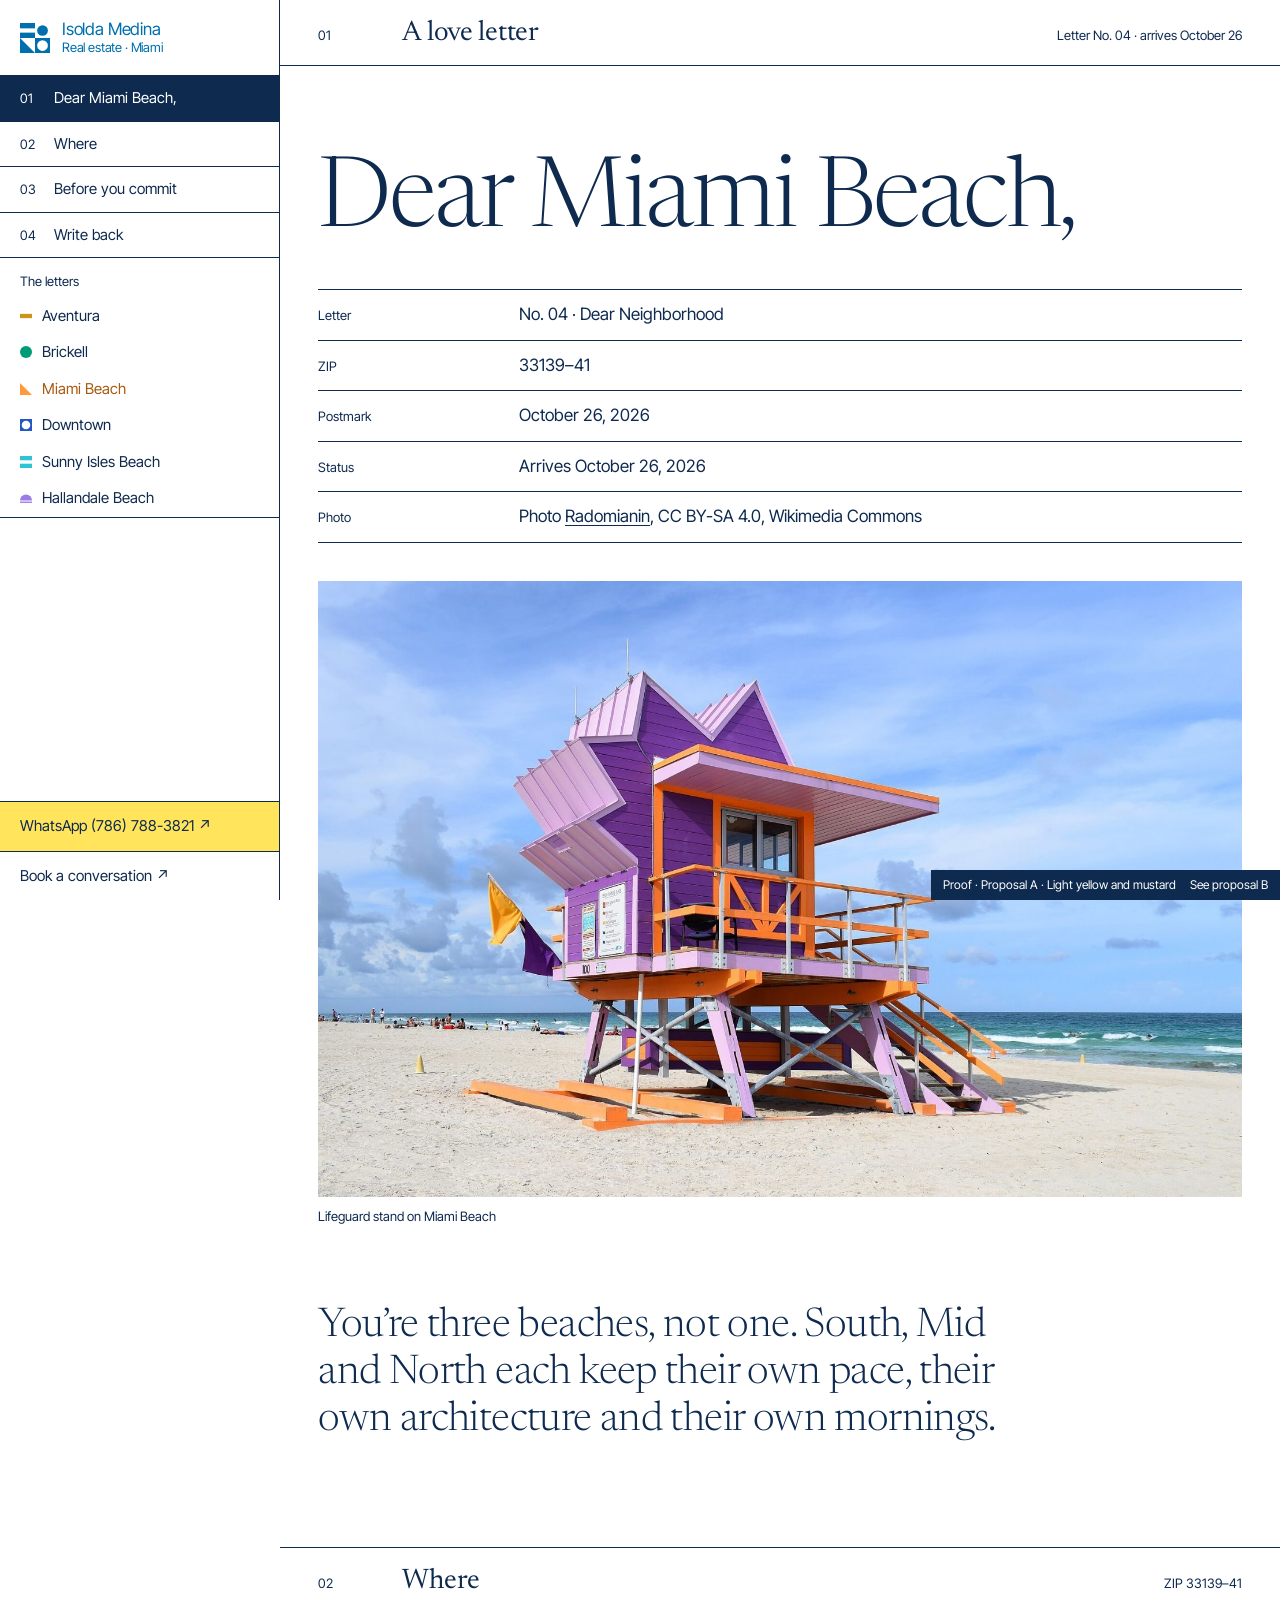
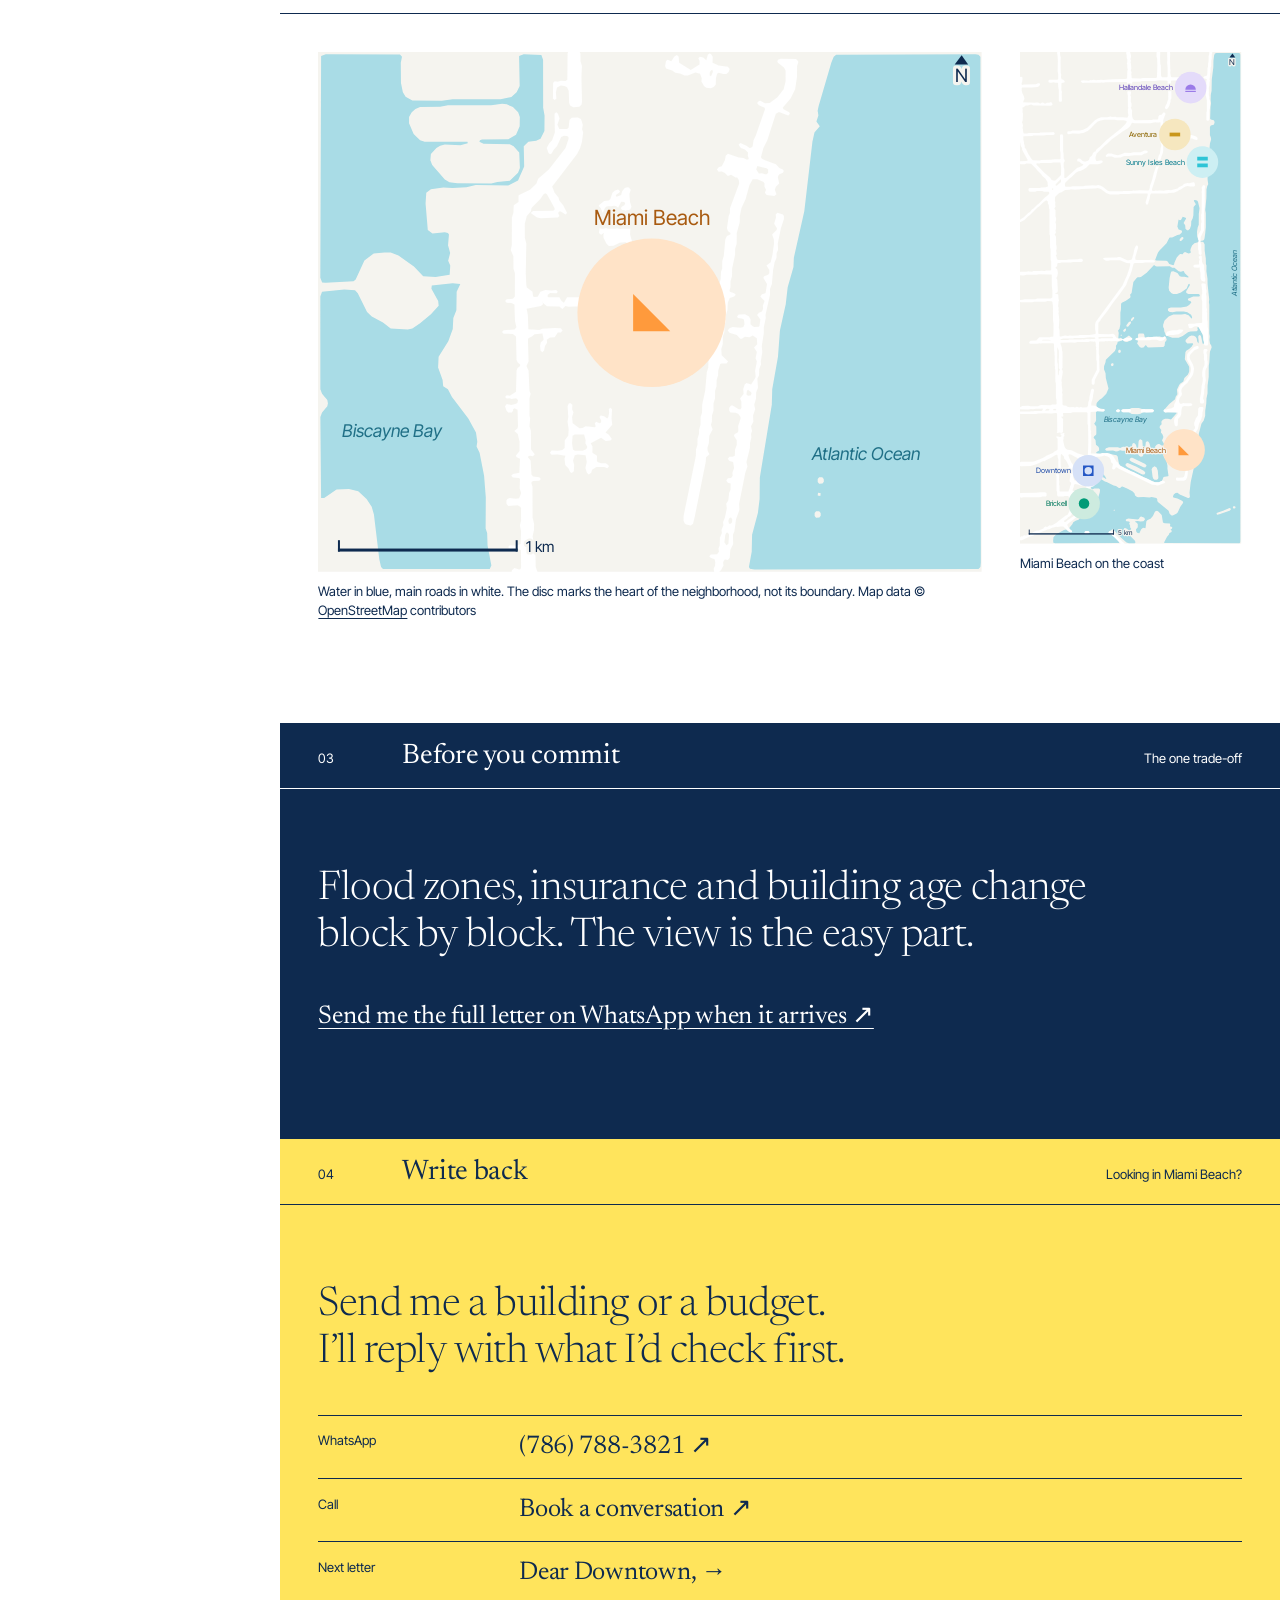
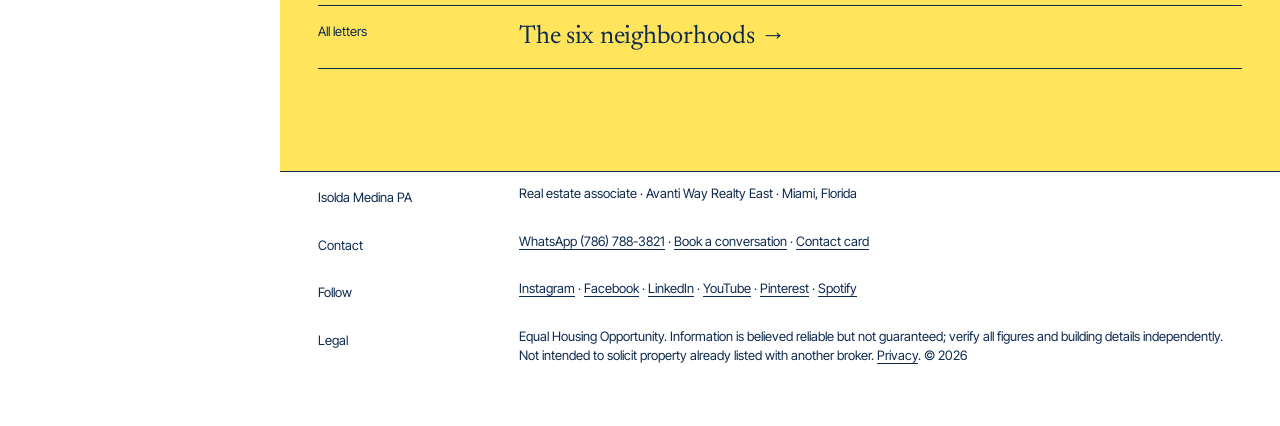
<file: A/dear-miami-beach/index.html>
<!doctype html>
<html lang="en">
<head>
<meta name="robots" content="noindex, nofollow">
<meta charset="utf-8">
<meta name="viewport" content="width=device-width, initial-scale=1, viewport-fit=cover">
<title>Dear Miami Beach, · Living in Miami Beach, FL · Isolda Medina</title>
<meta name="description" content="Dear Miami Beach, a love letter to Miami Beach (33139–41) by Isolda Medina: how it feels, one trade-off, and one sourced number. Arrives October 26, 2026.">
<link rel="canonical" href="https://isoldamedinapa.com/dear-miami-beach/">
<meta property="og:type" content="article">
<meta property="og:title" content="Dear Miami Beach, · Living in Miami Beach, FL · Isolda Medina">
<meta property="og:description" content="Dear Miami Beach, a love letter to Miami Beach (33139–41) by Isolda Medina: how it feels, one trade-off, and one sourced number. Arrives October 26, 2026.">
<meta property="og:url" content="https://isoldamedinapa.com/dear-miami-beach/">
<meta property="og:image" content="https://isoldamedinapa.com/assets/img/og-image.png">
<meta name="twitter:card" content="summary_large_image">
<meta name="theme-color" content="#FBF5EC">
<link rel="icon" href="../assets/img/favicon.svg" type="image/svg+xml">
<link rel="preconnect" href="https://fonts.googleapis.com">
<link rel="preconnect" href="https://fonts.gstatic.com" crossorigin>
<link href="https://fonts.googleapis.com/css2?family=Inter+Tight:wght@400&family=Newsreader:ital,opsz,wght@0,6..72,300;0,6..72,400;1,6..72,300;1,6..72,400&display=swap" rel="stylesheet">
<link rel="stylesheet" href="../assets/css/style.css">
</head>
<body>
<a class="skip" href="#main">Skip to content</a>
<aside class="rail" aria-label="Index">
<a class="brand" href="../index.html"><svg class="mark" viewBox="0 0 716 716" aria-hidden="true" fill="currentColor"><rect x="0" y="0" width="358" height="128"/><circle cx="538" cy="179" r="128"/><rect x="0" y="230" width="358" height="128"/><polygon points="0,358 0,716 358,716"/><path fill-rule="evenodd" d="M358 358H716V716H358Z M410 538a128 128 0 1 0 256 0a128 128 0 1 0 -256 0Z"/></svg><span>Isolda Medina<small>Real estate · Miami</small></span></a>
<details class="toc" open><summary>Index</summary>
<nav aria-label="Chapters"><ol><li><a href="#letter" data-tone="ivory"><span>01</span>Dear Miami Beach,</a></li><li><a href="#where" data-tone="ivory"><span>02</span>Where</a></li><li><a href="#commit" data-tone="ink"><span>03</span>Before you commit</a></li><li><a href="#write" data-tone="pink"><span>04</span>Write back</a></li></ol></nav>
<div class="rail-letters"><p>The letters</p><ul><li style="--c:#C9961A;--ct:#8C6500"><a href="../dear-aventura/index.html"><svg class="glyph" viewBox="0 0 358 358" aria-hidden="true" fill="currentColor"><rect y="115" width="358" height="128"/></svg>Aventura</a></li><li style="--c:#009B77;--ct:#00785C"><a href="../dear-brickell/index.html"><svg class="glyph" viewBox="0 0 358 358" aria-hidden="true" fill="currentColor"><circle cx="179" cy="179" r="179"/></svg>Brickell</a></li><li style="--c:#FF9A3C;--ct:#A85A10"><a href="../dear-miami-beach/index.html" aria-current="page"><svg class="glyph" viewBox="0 0 358 358" aria-hidden="true" fill="currentColor"><polygon points="0,0 0,358 358,358"/></svg>Miami Beach</a></li><li style="--c:#2457C5;--ct:#1F4BA8"><a href="../dear-downtown/index.html"><svg class="glyph" viewBox="0 0 358 358" aria-hidden="true" fill="currentColor"><path fill-rule="evenodd" d="M0 0H358V358H0Z M51 179a128 128 0 1 0 256 0a128 128 0 1 0 -256 0Z"/></svg>Downtown</a></li><li style="--c:#2EC4D6;--ct:#00788A"><a href="../dear-sunny-isles-beach/index.html"><svg class="glyph" viewBox="0 0 358 358" aria-hidden="true" fill="currentColor"><rect width="358" height="128"/><rect y="230" width="358" height="128"/></svg>Sunny Isles Beach</a></li><li style="--c:#9B7BE8;--ct:#5B3DB8"><a href="../dear-hallandale-beach/index.html"><svg class="glyph" viewBox="0 0 358 358" aria-hidden="true" fill="currentColor"><path d="M0 251a179 179 0 0 1 358 0Z"/><rect y="285" width="358" height="40"/></svg>Hallandale Beach</a></li></ul></div>
</details>
<div class="rail-cta"><a class="pink" href="https://wa.me/17867883821?text=Hi%20Isolda%2C%20I%20read%20your%20letters%20to%20Miami.%20%28WEB%29">WhatsApp (786) 788-3821 ↗</a><a href="https://myavex.avantiway.com/CrmCalendar/agenda/4d791834f608772cd80d2600f37c3cb7">Book a conversation ↗</a></div>
</aside>
<main id="main"><section id="letter" class="band band--white band--first" aria-labelledby="letter-h">
<header class="ch"><span class="ch-no">01</span><h2 id="letter-h" class="ch-title">A love letter</h2><span class="ch-meta">Letter No. 04 · arrives October 26</span></header>
<p class="giant">Dear Miami Beach,</p>
<dl class="rows"><div><dt>Letter</dt><dd>No. 04 · Dear Neighborhood</dd></div><div><dt>ZIP</dt><dd>33139–41</dd></div><div><dt>Postmark</dt><dd>October 26, 2026</dd></div><div><dt>Status</dt><dd>Arrives October 26, 2026</dd></div><div><dt>Photo</dt><dd>Photo <a href="https://commons.wikimedia.org/wiki/File:Lifeguard_stand,_Miami_Beach.jpg">Radomianin</a>, CC BY-SA 4.0, Wikimedia Commons</dd></div></dl>
<figure class="plate"><img class="photo" src="../assets/img/hoods/miami-beach.jpg" width="1600" height="1067" alt="Lifeguard stand on Miami Beach"><figcaption>Lifeguard stand on Miami Beach</figcaption></figure><p class="statement">You’re three beaches, not one. South, Mid and North each keep their own pace, their own architecture and their own mornings.</p>
</section>
<section id="where" class="band band--sand " aria-labelledby="where-h">
<header class="ch"><span class="ch-no">02</span><h2 id="where-h" class="ch-title">Where</h2><span class="ch-meta">ZIP 33139–41</span></header>
<div class="where-grid"><figure class="map"><svg class="map-svg" xmlns="http://www.w3.org/2000/svg" viewBox="0 0 143 112" role="img" aria-label="Map of Miami Beach, ZIP 33139–41"><rect width="143" height="112" fill="#F5F4EF"/><path fill="#A9DCE6" fill-rule="evenodd" d="M1.67 49.71 0.89 49.67 0.50 48.67 0.67 0.87 1.67 0.50 17.67 0.56 18.10 1.00 17.84 2.33 17.88 6.67 18.29 8.67 18.88 9.67 20.33 10.46 26.67 10.50 29.00 10.17 39.33 10.18 41.67 9.68 42.80 8.67 43.46 7.33 43.33 0.87 44.33 0.50 48.13 0.67 48.50 1.67 48.52 12.00 48.82 13.67 48.79 17.00 47.95 18.67 47.00 19.12 45.33 19.32 44.34 20.33 44.43 24.67 43.11 27.67 41.00 28.76 34.00 28.68 32.00 29.13 29.00 29.33 27.00 29.18 24.33 29.55 23.33 30.33 23.18 32.67 23.66 38.33 24.67 39.12 27.33 38.85 28.00 38.98 28.22 39.33 28.02 41.67 28.48 43.33 28.05 45.00 28.50 46.00 28.37 48.00 25.33 48.49 22.67 48.34 20.67 46.20 17.33 43.84 15.67 43.21 14.33 43.18 12.00 43.44 10.00 44.91 8.12 49.00 7.67 49.41 1.67 49.71ZM142.33 111.41 94.00 111.50 93.08 111.33 92.86 111.00 93.46 107.67 93.54 104.00 94.79 99.33 95.16 96.33 95.21 91.67 97.79 76.00 97.88 72.67 99.12 65.67 99.54 60.00 100.79 54.33 101.21 50.67 102.46 46.33 102.54 44.33 104.79 34.33 106.54 19.33 106.98 17.33 108.13 16.00 107.40 15.00 107.83 13.67 107.67 12.67 107.87 11.67 110.61 2.33 111.13 1.00 111.67 0.58 141.67 0.50 142.33 0.59 142.74 1.00 142.83 110.00 142.74 111.00 142.33 111.41ZM38.64 28.00 41.33 27.74 43.11 26.00 43.51 25.00 43.36 21.67 42.15 20.33 41.33 19.87 35.67 19.79 34.77 19.33 34.90 19.00 35.33 18.88 41.00 18.81 42.67 17.81 43.46 16.00 43.49 14.00 43.13 13.00 42.00 11.87 40.67 11.28 39.67 11.15 37.33 11.49 28.00 11.50 26.33 11.82 22.00 11.87 21.00 12.28 20.20 13.00 19.62 14.00 19.62 15.33 20.61 17.67 22.00 19.02 23.00 19.33 32.21 19.33 32.28 19.67 30.67 20.09 27.33 19.92 26.33 20.18 25.52 20.67 24.33 21.98 24.21 23.33 24.61 24.33 27.33 27.47 28.33 28.05 30.00 28.29 37.33 28.32 38.64 28.00ZM37.00 111.40 14.00 111.41 13.59 111.00 13.21 109.33 12.05 99.67 11.57 98.00 10.47 96.33 8.67 94.65 6.67 94.17 4.00 94.29 1.33 96.11 0.67 96.12 0.51 78.67 0.87 77.67 2.01 76.33 2.14 75.67 2.01 75.00 0.87 73.67 0.51 72.67 0.50 52.67 0.87 51.67 5.67 51.18 7.98 51.33 8.57 52.00 10.57 56.00 11.59 57.00 14.00 58.28 15.67 59.56 19.33 59.82 20.33 59.57 22.00 58.47 24.33 56.50 26.00 54.67 25.90 53.67 24.44 51.00 24.52 50.33 29.00 49.84 30.67 50.00 29.88 51.67 29.82 55.67 29.16 57.33 29.04 59.67 28.08 62.33 25.99 65.67 25.88 68.00 26.85 70.67 26.98 72.00 28.00 72.67 28.87 74.33 32.39 79.00 34.04 82.00 34.33 84.00 34.17 85.00 34.82 86.33 35.79 91.33 36.16 96.00 36.12 102.67 36.45 103.67 36.54 106.33 37.36 110.67 37.00 111.40ZM108.72 93.00 109.00 92.60 108.98 92.00 108.67 91.62 108.00 91.62 107.68 92.00 107.68 92.67 108.00 93.04 108.72 93.00ZM108.25 95.67 108.33 95.08 107.75 95.00 107.67 95.58 108.25 95.67ZM108.05 100.33 108.33 99.94 108.32 99.33 108.00 98.96 107.33 98.96 107.02 99.33 107.02 100.00 107.33 100.38 108.05 100.33Z"/><path fill="#FFFFFF" fill-rule="evenodd" d="M56.33 11.81 55.00 11.88 54.33 11.55 54.12 11.00 54.02 8.33 53.67 7.57 53.10 7.33 52.33 7.24 51.51 7.67 51.26 8.67 51.38 10.00 51.00 10.35 50.62 10.00 50.67 6.60 51.00 6.30 51.67 6.42 52.33 6.19 53.33 6.23 53.72 6.00 53.79 0.33 53.90 0.00 54.33 -0.21 56.00 -0.21 56.33 -0.10 56.55 0.33 56.57 2.00 56.88 3.00 56.77 5.33 56.89 10.67 56.81 11.33 56.33 11.81ZM84.67 7.81 83.67 7.72 83.18 7.33 82.63 6.33 82.69 5.67 82.33 4.67 81.33 4.44 79.67 5.06 79.00 5.07 78.00 4.65 77.00 4.48 76.33 3.98 75.00 3.53 74.79 3.00 75.00 1.92 75.33 1.65 76.13 2.00 76.76 1.00 77.33 0.64 77.72 1.00 77.82 2.33 80.33 3.89 82.20 2.67 82.24 2.00 81.97 1.33 82.27 1.00 83.00 1.17 83.67 1.78 84.00 0.57 84.33 0.31 84.67 0.45 85.06 1.00 85.03 2.33 86.33 2.90 88.33 3.19 88.71 3.67 88.49 4.33 88.00 4.73 87.33 4.74 86.33 4.45 86.00 4.67 85.75 5.67 85.72 7.00 85.33 7.48 84.67 7.81ZM80.33 102.05 79.33 101.82 79.00 101.55 78.78 101.00 78.78 100.00 81.43 87.00 81.45 85.67 81.76 84.67 81.78 83.33 82.10 82.33 82.12 81.33 82.43 80.33 82.45 78.67 82.76 77.67 82.78 76.00 83.43 73.00 83.78 69.00 84.10 68.00 84.12 66.67 84.43 65.67 84.45 64.33 84.76 63.33 84.78 62.00 85.08 61.00 84.54 59.67 83.65 59.00 84.00 58.62 85.38 58.33 85.89 54.00 85.63 53.33 86.43 51.33 86.45 50.00 86.76 49.00 86.85 47.33 87.10 46.67 87.12 45.00 87.43 44.00 87.78 40.33 88.12 39.67 88.84 39.33 88.88 39.00 88.33 38.55 88.12 38.00 88.51 35.33 88.76 34.67 88.78 33.67 90.76 28.33 90.67 27.58 90.33 27.07 90.00 27.06 89.00 26.45 88.33 26.70 87.60 26.00 87.00 25.77 86.33 25.80 85.97 25.33 86.33 24.86 87.00 24.60 87.68 23.33 87.86 22.33 88.33 21.95 90.67 22.76 91.67 22.85 92.33 23.15 92.67 23.17 92.83 23.00 92.62 22.33 92.66 21.67 92.00 20.99 91.11 20.67 90.64 20.00 91.00 19.63 92.33 20.18 93.00 20.66 93.33 20.65 93.67 20.33 93.85 19.00 94.35 18.00 96.32 12.33 96.24 12.00 95.00 11.48 94.63 11.00 95.00 10.54 95.33 10.53 96.33 11.02 97.33 11.01 99.00 9.75 100.34 8.00 100.76 6.33 100.76 4.00 100.41 3.33 99.11 2.33 98.96 2.00 99.14 1.67 99.67 1.45 103.00 1.52 103.47 2.00 103.47 2.33 103.24 3.00 103.22 5.33 102.82 8.00 101.83 10.00 100.13 12.00 100.33 12.34 101.53 13.00 101.69 13.33 101.33 13.70 99.33 12.92 98.66 13.33 96.82 19.00 95.98 20.67 95.45 22.67 95.67 23.01 96.33 23.35 98.67 24.19 99.43 25.00 100.19 25.33 100.37 25.67 100.19 26.00 99.43 26.33 99.18 26.67 99.10 27.00 99.38 28.33 98.67 29.06 98.44 29.67 98.80 30.67 98.33 31.05 96.67 30.81 96.30 30.33 96.54 29.67 96.20 29.00 96.22 28.33 96.01 28.00 94.67 27.41 93.67 27.43 92.98 28.67 92.15 31.67 91.24 33.67 90.90 35.33 90.88 36.67 90.24 39.00 90.22 41.33 89.90 42.33 89.88 43.67 89.24 46.67 89.22 48.33 88.90 49.33 88.88 50.67 88.68 51.33 88.76 51.67 89.67 51.96 90.02 52.33 89.67 52.71 88.74 53.00 88.32 54.00 88.22 55.67 87.90 56.67 87.88 58.00 87.57 59.00 87.56 60.33 87.24 61.33 87.22 63.00 86.90 64.00 86.99 65.33 88.37 66.67 88.00 67.13 87.00 67.10 86.67 67.25 86.24 68.67 86.22 69.67 85.90 70.67 85.88 72.00 85.57 73.00 85.55 74.67 85.24 75.67 85.22 77.33 84.90 78.33 84.88 79.67 84.67 80.33 85.04 81.33 84.32 82.67 84.22 84.33 83.91 85.33 83.99 86.00 84.36 86.67 83.62 87.33 83.55 88.33 81.15 100.33 80.81 101.67 80.33 102.05ZM84.78 5.00 85.09 4.33 85.00 3.84 84.67 3.96 84.45 4.33 84.39 5.00 84.67 5.25 84.78 5.00ZM47.00 112.18 42.33 112.22 41.72 112.00 41.79 111.67 42.33 111.20 43.33 111.49 43.67 111.42 43.77 111.00 43.72 107.33 42.67 106.92 41.33 107.04 40.98 106.67 41.33 106.29 42.67 106.41 43.67 106.00 43.76 103.33 43.51 102.00 43.76 101.00 43.76 98.33 43.59 98.00 43.00 97.66 41.00 97.81 40.61 97.33 40.61 96.67 40.81 96.33 41.33 96.13 42.67 96.28 43.33 96.14 43.68 95.33 43.75 95.00 43.45 94.00 43.52 92.00 43.33 91.80 42.00 91.71 41.65 91.33 42.00 90.96 43.38 90.67 43.53 87.67 42.82 87.33 42.63 87.00 43.42 86.00 43.43 84.00 43.05 82.33 42.32 81.67 43.00 81.09 43.10 80.67 43.00 77.10 42.33 76.78 42.04 77.00 42.04 77.33 41.75 77.67 41.00 77.71 40.62 77.33 40.30 76.33 40.67 75.87 41.67 76.07 42.67 75.82 43.00 75.56 43.09 75.00 42.67 74.59 41.67 74.80 41.33 74.62 40.67 74.69 40.32 74.33 40.67 73.97 41.33 74.05 42.67 73.23 42.78 68.67 43.00 68.12 43.56 67.67 43.56 67.33 43.00 66.88 42.78 66.33 42.67 61.33 42.00 60.75 40.00 60.71 39.65 60.33 40.00 59.96 42.33 59.82 42.76 59.33 42.45 58.00 42.33 54.43 41.67 54.07 40.67 54.04 40.32 53.67 40.67 53.29 42.00 53.16 42.42 52.67 42.43 47.67 42.12 46.67 42.10 44.00 41.53 42.67 41.76 41.67 41.78 35.67 42.10 34.67 42.19 33.00 43.20 32.33 43.20 31.00 43.33 30.80 45.67 29.68 46.75 28.67 47.07 28.33 47.44 27.33 49.74 25.33 53.34 20.67 54.00 18.67 53.97 18.33 53.67 18.09 53.00 18.07 52.41 18.33 51.49 20.33 50.84 21.00 50.33 21.86 50.00 22.03 49.67 21.76 49.29 20.67 49.84 19.67 50.45 19.00 51.04 17.33 50.97 13.33 51.33 12.98 51.71 13.33 52.05 14.33 51.59 15.67 52.00 16.60 53.67 16.58 54.00 16.33 54.19 14.67 54.67 14.19 56.00 14.12 56.67 14.45 57.06 15.67 56.91 16.67 57.14 17.33 56.88 19.33 56.49 20.67 55.83 22.00 50.46 29.00 50.99 30.33 51.82 31.33 51.99 32.00 52.83 33.00 53.67 34.72 53.33 35.03 52.33 34.35 52.00 34.36 51.75 34.67 52.02 35.33 51.67 35.69 48.00 35.82 47.21 35.67 45.83 34.67 46.33 34.27 50.67 34.23 50.98 34.00 50.99 33.67 49.34 30.67 49.00 30.46 48.60 30.67 47.91 31.67 46.26 33.33 45.99 33.67 45.89 34.33 44.99 35.33 44.56 37.00 44.57 40.00 44.89 41.33 44.77 47.67 44.90 50.33 45.00 50.75 46.23 51.67 46.35 52.67 46.67 52.82 47.33 52.73 47.93 51.67 49.00 51.29 50.33 51.41 51.33 51.29 51.68 51.67 51.41 52.00 50.00 51.94 49.52 52.33 49.47 52.67 49.67 52.85 52.00 52.87 52.48 53.67 53.00 54.01 53.67 52.87 56.67 52.87 57.07 53.33 57.37 54.33 57.00 54.80 54.00 54.87 53.33 54.73 52.67 55.36 52.00 54.86 49.33 54.80 48.37 54.00 48.33 53.65 48.51 54.33 48.00 54.71 44.96 55.33 45.22 56.67 45.33 59.74 47.67 59.92 48.33 59.61 51.00 59.45 52.33 59.54 52.70 60.00 52.33 60.46 51.67 60.46 51.00 61.46 50.00 61.51 49.30 62.00 49.36 62.67 48.92 63.33 48.71 64.33 48.33 64.68 47.96 64.33 47.85 63.33 48.00 62.58 48.63 62.00 48.37 60.67 46.67 60.84 46.10 61.33 45.34 61.67 45.24 62.00 45.38 66.67 44.92 67.67 45.38 68.67 45.57 73.00 45.81 73.67 45.57 74.67 45.57 78.33 45.72 79.00 45.57 80.67 45.88 81.67 45.91 85.67 46.70 86.67 46.33 87.13 45.67 87.02 45.33 87.11 45.24 87.33 45.82 88.00 46.00 91.03 46.33 91.48 47.67 91.62 48.02 92.00 47.67 92.38 46.33 92.44 46.03 92.67 46.00 93.00 46.22 93.67 46.24 100.33 46.56 101.67 46.55 103.00 46.24 104.33 46.56 106.00 47.33 106.20 47.70 106.67 46.66 107.67 46.88 108.67 46.91 111.00 47.29 112.00 47.00 112.18ZM96.34 26.33 96.67 26.32 97.01 26.00 97.00 25.30 96.67 25.05 94.67 24.58 94.44 25.33 95.00 26.17 95.67 26.12 96.34 26.33ZM63.67 41.74 62.67 41.80 62.17 41.33 61.52 40.00 61.50 39.33 61.67 38.97 61.00 39.38 60.54 39.00 60.73 37.67 60.52 36.00 60.74 35.00 60.53 34.33 60.53 33.00 61.67 32.10 62.67 31.99 63.00 31.69 63.45 30.33 64.00 29.85 64.67 29.63 65.09 30.00 64.90 30.33 64.33 30.69 64.15 31.00 64.33 31.20 65.33 30.79 65.54 30.00 66.11 29.33 66.67 29.13 67.00 29.19 67.38 29.67 67.10 30.67 67.24 32.33 67.54 33.33 67.33 33.88 66.33 34.39 65.47 34.00 65.27 33.67 65.44 33.33 66.01 33.00 66.20 32.67 66.00 32.33 65.33 32.26 64.67 33.55 63.67 33.82 62.33 33.80 62.00 34.45 61.43 35.00 62.33 35.35 63.33 35.20 64.00 35.56 65.00 35.19 66.33 35.19 67.38 36.67 67.25 39.33 67.71 41.00 67.52 41.33 67.00 41.47 66.33 41.01 66.00 41.00 65.00 41.11 63.67 41.74ZM86.33 112.15 85.67 112.19 85.34 112.00 85.27 111.33 85.57 110.67 85.61 110.00 85.47 109.33 84.59 109.00 84.32 108.67 84.67 108.29 86.00 108.24 86.40 107.67 86.30 107.00 86.56 106.33 86.60 104.67 87.03 103.67 86.95 103.00 87.36 102.00 87.28 101.33 87.69 100.33 88.10 98.33 87.96 97.33 88.41 96.67 88.60 95.00 88.90 94.33 88.92 93.00 88.33 92.80 87.97 92.33 88.33 91.87 89.00 91.81 89.37 91.33 89.29 90.67 89.67 89.67 89.44 88.33 88.67 88.13 88.30 87.67 88.67 87.20 89.33 87.24 89.82 87.00 89.86 85.67 90.23 84.67 90.24 83.67 89.63 82.67 89.81 82.33 90.44 82.00 90.58 81.67 90.53 80.67 91.07 79.00 91.04 78.67 90.60 78.00 90.00 77.75 88.90 77.67 88.61 77.33 88.61 76.67 89.00 76.20 89.33 76.19 90.67 77.00 91.07 77.00 91.24 76.67 91.22 75.33 90.96 74.67 91.73 73.67 91.62 72.67 91.95 71.67 92.33 71.30 93.33 71.65 94.16 70.33 94.32 70.00 94.19 68.67 94.57 66.67 94.29 66.00 94.57 64.67 93.96 63.67 94.65 63.00 94.57 61.67 93.67 61.07 93.00 61.47 92.00 61.34 91.33 61.80 91.00 61.80 90.24 61.00 88.67 60.48 88.29 60.00 88.67 59.51 89.33 59.28 91.00 59.44 91.67 59.26 91.90 58.67 91.79 57.67 91.33 57.42 90.48 57.33 90.30 57.00 90.67 56.54 92.00 56.53 92.88 57.00 93.22 57.67 93.20 58.67 93.67 59.08 94.00 59.24 95.00 59.22 95.13 59.00 95.33 57.63 94.63 56.67 95.00 56.19 95.67 55.93 95.91 55.33 95.86 54.67 96.23 53.67 95.30 52.67 95.67 52.19 96.41 52.00 96.50 51.67 96.75 50.00 95.96 48.67 96.14 48.33 97.00 48.00 97.25 47.67 97.25 47.00 96.64 46.00 97.55 45.33 97.93 43.67 98.26 41.33 98.22 40.33 97.86 39.33 98.83 38.33 98.90 38.00 98.29 37.00 98.69 35.67 98.63 35.00 99.00 34.63 100.19 35.00 100.39 35.33 100.40 36.00 99.75 38.00 99.07 41.33 99.14 42.67 98.83 43.33 98.81 44.33 98.40 45.33 98.07 47.00 97.81 50.00 97.42 51.00 97.40 52.33 96.43 56.67 96.49 57.33 96.07 59.33 96.06 60.67 95.63 63.33 95.74 64.67 95.42 66.67 95.47 67.33 95.08 68.33 95.05 69.67 94.68 70.33 94.81 72.33 94.42 73.33 94.39 74.67 94.00 76.00 94.21 77.00 93.75 78.33 93.81 79.67 93.31 80.67 93.54 81.67 93.31 82.33 93.39 83.00 93.09 84.33 93.07 85.33 92.33 88.33 92.54 89.33 92.08 90.67 90.75 97.33 90.81 98.67 90.08 100.67 89.72 103.33 89.41 104.00 89.47 106.00 88.84 107.33 88.73 109.00 88.33 109.46 87.67 109.35 87.42 109.67 87.29 110.00 87.38 110.67 86.83 111.67 86.33 112.15ZM75.67 55.81 74.79 55.67 74.53 55.33 74.56 54.67 74.39 54.33 74.00 54.11 71.33 54.21 70.80 54.00 70.54 53.67 70.59 53.00 71.00 52.51 71.64 52.33 72.00 52.01 73.00 52.15 73.64 52.00 73.00 51.83 72.00 51.99 71.00 51.72 70.62 51.33 70.62 50.67 71.00 50.29 72.00 50.20 72.67 50.65 73.33 50.20 73.67 50.19 75.00 50.83 75.16 50.67 74.95 50.00 75.08 49.33 74.95 47.67 75.10 47.33 76.00 46.53 77.00 46.76 78.00 46.61 78.67 46.85 79.06 47.33 79.14 48.33 78.77 49.00 79.38 50.00 79.38 51.00 79.00 51.48 77.88 52.00 78.85 52.33 79.37 53.67 79.00 54.13 76.67 54.10 76.33 54.27 76.11 54.67 76.14 55.33 75.67 55.81ZM66.67 61.68 66.29 61.33 66.40 60.00 66.25 59.33 65.60 58.33 65.41 57.00 63.33 56.78 62.99 57.00 62.71 58.00 62.33 58.35 61.96 58.00 61.67 56.98 61.00 56.77 59.00 56.83 58.33 56.72 58.00 56.43 57.93 55.67 58.33 54.67 57.95 53.33 58.14 53.00 60.80 52.33 61.06 52.00 60.97 51.33 61.33 50.98 61.70 51.33 61.61 51.67 61.86 52.00 62.33 51.96 63.33 52.66 68.67 52.51 69.67 52.80 70.11 53.67 69.87 54.00 68.67 54.65 68.00 55.47 66.67 55.59 66.33 55.99 66.32 56.33 67.06 57.33 67.09 58.33 67.33 59.02 68.00 59.23 69.33 59.19 69.70 59.67 69.33 60.25 68.67 60.73 67.33 60.75 66.67 61.68ZM93.22 74.00 93.41 73.67 93.34 73.33 92.67 72.78 92.44 73.00 92.33 73.81 92.67 74.08 93.22 74.00ZM58.33 91.03 57.95 90.67 57.63 89.67 57.91 88.33 57.67 86.91 56.00 86.74 55.33 86.91 54.96 88.00 55.21 89.00 55.13 90.33 54.67 90.70 54.33 90.53 54.00 89.76 53.28 89.00 53.12 87.67 53.31 87.00 51.67 86.74 50.33 86.80 49.97 86.33 50.33 85.87 51.67 85.93 52.67 85.76 53.15 85.33 53.18 83.67 53.92 82.67 54.02 81.33 53.78 79.67 53.93 78.67 53.79 76.33 54.00 75.81 54.33 75.63 54.81 76.00 54.76 77.00 55.05 77.67 54.75 78.67 54.88 80.00 56.33 81.07 57.00 81.01 57.67 80.62 59.67 80.84 59.84 80.67 59.64 80.00 59.95 79.67 60.67 79.98 61.00 79.84 61.01 79.33 60.64 78.67 60.93 78.33 61.67 78.51 62.33 78.96 62.56 78.67 62.74 77.67 62.67 76.95 63.00 76.65 63.36 77.00 63.26 79.00 63.40 80.33 61.96 82.00 62.67 82.50 63.33 83.37 63.00 83.71 62.00 83.80 61.00 83.12 58.77 84.33 59.14 85.00 59.13 86.33 60.13 87.00 60.09 88.00 60.23 88.33 61.00 88.60 62.00 88.61 62.55 89.00 62.69 89.33 62.33 89.69 61.67 89.41 60.00 89.44 59.05 90.00 58.88 90.67 58.33 91.03ZM57.69 85.67 57.99 85.33 57.99 85.00 57.62 84.33 57.68 83.67 57.33 82.43 55.33 82.42 54.86 82.67 54.75 84.33 54.94 85.67 55.33 85.92 56.00 85.93 57.00 85.91 57.69 85.67ZM88.94 101.67 89.24 101.33 89.26 100.67 89.00 100.30 88.67 100.43 88.42 101.00 88.57 101.67 88.94 101.67ZM88.43 106.00 88.59 104.00 88.33 103.62 88.00 103.62 87.77 104.00 87.57 105.67 88.00 106.31 88.43 106.00Z"/><text x="16.0" y="83.0" font-size="3.7800000000000002" fill="#1F6F86" text-anchor="middle" font-style="italic" font-family="Newsreader, Georgia, serif">Biscayne Bay</text><text x="118.0" y="88.0" font-size="3.7800000000000002" fill="#1F6F86" text-anchor="middle" font-style="italic" font-family="Newsreader, Georgia, serif">Atlantic Ocean</text><circle cx="71.9" cy="56.2" r="16.0" fill="#FFE3C7"/><g fill="#FF9A3C" transform="translate(67.91 52.16) scale(0.02235)"><polygon points="0,0 0,358 358,358"/></g><text x="71.9" y="37.2" font-size="4.5" fill="#A85A10" text-anchor="middle" font-family="Inter Tight, Helvetica Neue, Arial, sans-serif" stroke="#F5F4EF" stroke-width="1.57" paint-order="stroke" stroke-linejoin="round">Miami Beach</text><g fill="#0E2A4F"><rect x="4.3" y="107.0" width="38.7" height="0.65"/><rect x="4.3" y="105.2" width="0.43" height="2.45"/><rect x="42.6" y="105.2" width="0.43" height="2.45"/></g><text x="44.9" y="107.7" font-size="3.24" fill="#0E2A4F" text-anchor="start" font-family="Inter Tight, Helvetica Neue, Arial, sans-serif" stroke="#F5F4EF" stroke-width="1.13" paint-order="stroke" stroke-linejoin="round">1 km</text><text x="138.7" y="6.5" font-size="3.9600000000000004" fill="#0E2A4F" text-anchor="middle" font-family="Inter Tight, Helvetica Neue, Arial, sans-serif" stroke="#F5F4EF" stroke-width="1.39" paint-order="stroke" stroke-linejoin="round">N</text><polygon points="138.7,0.7 137.2,2.7 140.1,2.7" fill="#0E2A4F"/></svg><figcaption>Water in blue, main roads in white. The disc marks the heart of the neighborhood, not its boundary. Map data © <a href="https://www.openstreetmap.org/copyright">OpenStreetMap</a> contributors</figcaption></figure><figure class="map map--context"><svg class="map-svg map-svg--overview" xmlns="http://www.w3.org/2000/svg" viewBox="0 0 126 280" role="img" aria-label="Map of Miami with the six neighborhoods of the letters, from Brickell to Hallandale"><rect width="126" height="280" fill="#F5F4EF"/><path fill="#A9DCE6" fill-rule="evenodd" d="M125.00 279.74 82.33 279.73 82.06 279.33 83.67 276.30 84.75 275.00 85.13 274.00 86.37 273.33 86.33 272.55 86.00 272.07 85.63 272.00 86.33 271.72 86.81 271.00 86.33 270.39 85.63 270.33 85.40 270.00 85.63 269.33 85.33 268.62 82.33 268.45 81.43 268.00 80.71 263.67 78.82 261.67 78.00 261.23 76.90 261.67 75.72 264.33 74.33 265.91 72.67 266.61 72.00 267.30 71.46 271.33 70.33 271.04 69.67 271.22 68.95 272.00 68.00 274.04 67.00 273.93 66.33 273.41 66.03 272.00 67.07 270.67 67.08 269.00 66.67 268.22 65.66 267.67 65.64 267.33 67.00 267.10 68.67 267.43 70.33 267.33 71.18 266.33 70.80 265.33 69.00 264.60 68.33 264.92 67.67 265.96 67.00 266.25 61.67 265.67 60.29 266.33 60.29 267.00 60.67 267.33 62.00 267.38 62.59 267.67 62.18 268.67 62.72 269.67 62.72 270.67 63.42 271.67 62.68 272.33 62.00 272.44 60.33 271.22 59.67 271.07 59.30 271.33 59.27 272.00 65.46 278.33 65.80 279.33 65.33 279.78 62.00 279.82 60.67 279.39 55.41 274.67 54.80 273.67 53.33 272.18 52.67 271.85 50.67 273.28 50.62 274.00 53.67 276.20 55.83 278.33 56.60 279.33 56.33 279.73 20.00 279.83 19.00 279.48 18.87 278.33 19.06 276.33 20.67 274.61 25.00 272.25 26.33 272.00 28.33 273.40 29.33 273.33 29.38 272.67 28.27 271.67 28.16 271.00 29.79 269.00 30.33 267.84 31.67 266.92 33.33 266.40 35.33 264.08 38.67 262.39 39.46 261.67 39.89 260.67 40.21 255.33 40.84 253.00 40.55 251.67 41.00 250.23 41.33 250.17 41.67 250.58 42.95 253.33 43.67 253.94 44.33 253.76 44.68 253.33 45.39 251.00 45.62 249.33 45.01 248.67 42.33 248.55 41.00 249.18 40.57 248.67 40.45 248.00 40.67 247.67 42.67 246.73 43.67 245.67 43.55 242.67 45.00 239.51 45.67 238.84 46.58 239.33 48.45 241.67 49.18 243.00 49.00 243.18 46.67 241.78 46.00 241.73 45.52 242.33 46.33 243.39 48.33 244.63 49.33 244.88 53.33 246.90 54.67 247.23 56.33 248.36 57.00 248.32 58.00 247.49 58.33 247.49 61.00 248.58 64.00 250.20 65.19 251.33 65.56 252.67 66.67 253.42 67.33 253.66 70.33 253.50 73.67 253.78 75.00 253.50 77.67 254.09 78.16 254.67 78.22 255.67 78.55 256.33 84.66 261.33 85.21 263.00 86.33 263.99 87.00 263.99 89.02 263.00 89.80 262.33 91.31 259.00 92.94 256.67 92.77 256.00 92.00 255.43 89.67 254.28 87.33 253.71 87.12 253.00 87.67 251.85 88.67 251.18 89.67 251.05 91.00 252.02 95.67 254.10 96.33 254.05 96.78 253.33 96.55 251.00 97.21 245.00 99.12 236.33 99.21 234.00 100.21 227.00 101.46 221.00 101.88 217.33 103.32 211.67 104.57 210.00 105.46 207.33 105.51 204.33 106.12 200.00 106.21 197.33 106.82 194.33 106.84 190.00 107.49 185.00 107.51 178.67 107.82 177.00 108.18 170.67 109.15 168.33 109.01 167.33 108.22 166.00 107.91 164.00 108.08 162.00 107.83 160.33 107.83 144.00 107.59 142.33 107.78 141.00 106.84 132.33 106.79 129.00 106.18 125.00 106.22 121.67 105.88 120.67 105.82 117.67 105.18 113.00 105.16 109.67 104.67 108.54 104.00 108.13 103.00 108.11 102.74 107.67 104.33 107.37 105.00 106.68 105.46 103.67 105.83 99.67 105.82 91.67 105.52 90.00 106.16 83.00 106.21 78.33 106.66 76.33 107.21 75.33 106.84 72.67 106.84 70.00 107.46 66.67 107.55 64.67 108.06 63.33 107.65 62.00 108.00 61.60 110.00 61.34 110.61 60.67 110.33 59.95 108.67 59.59 108.00 59.00 107.83 56.00 108.21 52.00 108.83 50.00 108.78 49.00 108.18 47.33 108.19 42.67 108.67 41.93 110.33 41.45 110.82 40.33 110.67 39.33 110.33 38.89 108.67 38.40 108.31 38.00 108.51 31.33 108.83 29.33 108.58 27.33 108.67 24.33 109.12 22.00 109.24 15.67 110.12 8.67 110.18 5.00 110.54 2.00 111.00 0.83 112.00 0.50 124.67 0.52 125.33 0.87 125.50 1.67 125.50 278.33 125.41 279.33 125.00 279.74ZM87.33 121.46 85.00 120.79 84.11 119.33 83.33 118.88 77.67 118.81 77.15 118.67 77.01 118.33 78.53 114.33 79.33 113.14 83.47 109.00 85.00 105.94 85.33 105.72 86.67 105.70 89.67 104.29 91.00 104.01 92.05 103.00 92.31 102.33 92.09 101.67 90.33 101.15 89.63 99.33 90.33 95.45 91.00 95.76 91.67 95.71 92.67 93.88 94.33 94.37 94.63 94.67 94.54 95.00 93.18 97.33 94.09 98.67 94.25 100.67 95.00 101.45 95.67 101.61 96.80 100.67 97.46 98.67 97.55 96.33 98.38 94.67 98.75 93.00 98.88 88.33 100.16 86.67 98.99 84.67 99.33 84.28 100.33 84.40 101.00 84.76 101.37 85.33 102.26 89.00 101.84 92.33 101.82 98.33 101.21 100.00 100.83 102.33 100.88 105.00 101.91 107.67 101.33 108.34 99.33 108.87 98.00 110.26 97.20 112.00 97.01 113.00 97.31 114.00 97.00 114.54 96.00 114.70 94.00 113.90 93.22 114.33 92.67 115.26 91.33 115.06 90.67 115.51 89.28 117.00 87.96 120.00 87.76 121.00 87.33 121.46ZM91.75 107.67 93.06 106.33 93.03 105.67 92.67 105.40 92.00 105.55 90.96 106.67 91.00 107.66 91.75 107.67ZM79.33 245.04 77.00 245.11 75.00 244.41 57.33 235.87 56.32 234.33 55.63 230.33 55.00 229.66 48.33 228.33 45.67 228.82 43.58 228.67 43.42 228.00 45.05 227.00 45.05 225.67 44.67 224.86 43.26 223.67 43.01 221.00 41.93 219.67 42.16 219.00 43.33 218.01 43.49 217.33 43.45 213.33 42.25 211.67 43.02 210.67 43.35 209.67 43.26 205.00 44.00 204.52 47.33 204.78 48.00 204.39 48.15 204.00 47.67 203.33 45.33 203.04 44.00 202.37 43.55 201.67 43.55 200.33 43.87 199.67 45.33 198.14 46.67 197.16 49.14 194.67 50.41 191.67 48.88 185.67 48.72 183.00 47.84 180.67 47.88 179.00 48.71 176.67 48.90 175.33 54.05 170.33 54.70 168.67 54.62 167.33 55.34 166.33 55.67 164.96 57.00 164.77 58.33 163.80 59.67 165.01 61.00 165.12 63.34 164.00 63.81 163.33 63.42 162.67 62.00 161.51 58.67 163.86 57.67 162.90 57.33 162.80 56.33 163.20 55.99 163.00 56.23 160.00 55.87 158.67 56.67 157.67 57.16 155.00 57.18 148.33 57.49 146.67 57.58 143.33 58.00 142.80 60.33 141.72 62.77 140.00 62.95 139.33 62.68 138.33 63.55 137.33 64.57 131.00 66.43 128.67 67.00 128.25 68.33 128.32 69.07 128.00 72.15 125.67 76.33 121.28 77.33 122.01 78.00 122.16 85.33 122.01 86.67 122.94 88.00 122.93 90.33 124.83 91.67 125.21 93.00 124.72 93.33 124.86 93.87 126.00 96.01 128.00 96.03 128.33 95.67 128.44 93.67 128.00 92.00 128.05 91.00 127.67 89.67 125.91 87.33 124.85 86.26 125.00 85.88 125.67 85.21 128.67 84.66 134.33 84.99 136.00 86.33 137.39 87.33 137.79 89.33 137.82 91.67 137.02 94.92 134.67 95.92 132.33 96.33 132.06 96.70 132.33 96.67 133.05 94.65 136.33 94.67 137.00 95.00 137.47 96.00 137.90 101.67 137.86 102.40 138.33 102.41 139.00 102.01 139.33 98.67 139.21 95.67 140.61 95.67 141.39 97.18 142.00 97.60 142.67 96.33 144.14 95.00 144.91 91.67 145.49 86.00 145.53 84.58 146.00 84.23 146.67 84.33 147.33 85.33 148.02 87.00 148.17 89.00 147.84 93.33 147.84 95.33 148.29 97.44 149.67 98.00 150.95 98.02 151.67 97.67 151.83 96.00 149.93 94.00 149.20 92.00 149.49 87.33 149.54 84.67 150.61 82.33 152.97 81.54 155.33 81.55 156.67 82.07 157.67 82.16 159.00 83.00 161.02 83.67 161.60 86.67 162.79 90.33 162.72 92.67 161.72 95.67 159.61 97.00 159.21 100.67 159.01 101.29 158.33 100.99 157.00 101.33 156.63 102.01 157.00 104.00 160.91 104.80 165.33 104.67 166.06 104.33 166.27 104.00 166.08 103.14 162.00 102.73 161.33 102.33 161.19 101.67 161.66 101.50 162.33 101.78 164.67 101.67 166.01 100.99 165.00 100.60 163.00 100.00 162.21 99.00 161.62 97.67 161.54 96.33 161.98 94.33 164.00 94.33 165.00 95.33 166.01 98.33 165.84 98.66 166.33 97.83 167.67 96.33 169.14 94.67 170.21 94.22 171.00 93.88 175.00 96.38 179.33 96.38 182.00 95.67 183.74 93.61 185.67 93.02 187.67 91.33 188.86 90.65 189.67 89.38 192.33 89.66 195.00 88.66 196.33 88.33 197.81 85.00 200.50 81.93 204.00 82.00 204.76 83.00 205.40 84.33 205.18 88.33 205.17 89.18 205.33 89.31 205.67 86.00 209.38 84.33 208.88 82.67 208.88 81.33 209.53 80.49 210.67 80.68 212.00 79.66 213.00 79.55 214.00 80.47 215.33 80.27 216.67 81.11 217.67 81.69 219.33 80.90 221.33 81.90 223.00 82.00 223.81 81.67 224.17 80.67 224.13 79.33 223.33 78.67 223.23 77.67 223.84 76.85 225.00 78.00 226.79 79.33 227.46 80.67 227.13 82.00 225.74 82.28 226.00 82.12 228.00 81.63 229.67 81.98 230.67 83.38 232.67 84.00 235.67 83.99 237.33 84.59 241.33 84.33 241.70 82.33 241.88 81.67 242.22 80.99 244.00 79.33 245.04ZM64.07 153.00 65.06 151.67 65.00 151.04 64.67 150.87 63.85 151.33 63.16 152.33 63.33 153.30 64.07 153.00ZM61.72 156.33 63.04 154.67 63.23 154.00 63.00 153.36 62.00 153.85 60.60 155.67 60.67 156.34 61.00 156.52 61.72 156.33ZM59.73 159.33 60.42 158.33 60.33 157.69 60.00 157.53 59.33 157.86 58.73 158.67 59.00 159.37 59.73 159.33ZM70.35 168.33 71.67 166.94 72.67 168.10 73.33 168.32 81.67 168.01 82.34 167.33 82.58 165.33 83.54 164.00 83.35 163.00 82.67 162.25 81.33 162.50 79.33 162.00 74.00 162.41 73.00 162.17 71.33 162.72 70.97 162.33 70.81 161.00 70.33 160.29 67.67 160.29 67.22 161.00 67.25 162.67 66.02 163.33 65.89 163.67 66.04 164.00 67.12 164.33 67.22 164.67 66.72 166.00 68.22 168.00 69.00 168.45 70.35 168.33ZM57.94 161.67 58.00 161.08 57.40 161.00 57.33 161.65 57.94 161.67ZM57.05 171.33 57.44 170.67 57.33 170.00 57.00 169.62 56.33 169.62 55.90 170.33 56.00 171.00 56.33 171.38 57.05 171.33ZM53.10 178.67 53.32 177.67 53.00 177.29 52.33 177.27 51.89 177.67 51.73 178.33 52.33 178.94 53.10 178.67ZM68.68 206.00 70.00 205.22 75.33 205.12 76.00 204.72 76.15 204.33 76.00 203.95 75.33 203.55 70.00 203.41 67.67 202.74 63.67 202.84 62.00 203.45 58.67 203.55 57.80 204.33 58.67 205.12 62.00 205.22 63.67 206.12 67.00 206.26 68.68 206.00ZM56.33 205.00 56.87 204.33 56.33 203.67 55.67 203.56 54.96 204.00 54.96 204.67 55.33 205.00 56.33 205.00ZM69.72 230.33 70.21 229.67 70.41 225.33 69.88 224.33 69.68 221.33 68.67 220.51 68.00 220.86 67.55 221.67 67.26 225.67 67.68 226.33 67.83 227.33 67.39 229.33 67.85 230.00 68.67 230.52 69.72 230.33ZM73.09 228.67 73.82 227.67 74.28 225.00 73.67 222.65 73.00 221.89 72.33 221.73 71.66 222.33 71.45 224.33 71.07 225.33 71.67 228.02 72.33 228.73 73.09 228.67ZM66.06 228.67 66.22 226.67 66.60 225.67 66.01 223.67 65.00 222.72 64.33 222.90 64.00 223.32 63.74 224.67 63.33 225.07 58.67 224.84 57.00 225.51 55.67 225.18 50.67 225.18 49.00 225.65 48.52 226.33 48.67 226.72 49.33 227.12 53.00 227.01 54.67 227.49 55.67 227.45 57.00 226.83 58.33 227.16 61.33 227.15 63.00 228.23 64.33 228.73 65.33 228.99 66.06 228.67ZM71.31 236.67 72.15 235.67 71.33 234.61 64.00 231.11 63.33 231.05 62.55 231.67 62.39 232.33 63.33 233.24 70.33 236.57 71.31 236.67ZM70.65 240.67 71.11 240.33 71.40 239.67 70.67 238.61 66.33 236.23 61.67 234.26 61.00 234.14 60.22 234.67 60.06 235.33 61.00 236.40 69.67 240.58 70.65 240.67ZM78.01 243.67 78.67 243.01 78.82 242.33 78.46 238.33 77.80 236.67 76.67 235.94 75.51 236.67 74.96 237.67 75.54 242.00 75.95 243.00 76.64 243.67 78.01 243.67ZM122.27 260.00 122.71 259.67 122.71 259.00 122.33 258.68 121.67 258.68 121.29 259.00 121.28 259.67 121.67 259.99 122.27 260.00ZM113.53 263.33 119.33 261.23 120.05 260.67 120.01 260.00 119.33 259.79 118.67 259.95 115.67 261.28 112.33 262.38 111.86 263.00 112.33 263.60 113.53 263.33ZM53.92 261.33 54.00 260.75 53.42 260.67 53.33 261.25 53.92 261.33ZM39.00 274.33 39.48 273.67 39.00 273.00 37.67 272.88 36.96 273.33 36.96 274.00 37.33 274.33 39.00 274.33Z"/><path fill="#FFFFFF" fill-rule="evenodd" d="M23.33 28.39 22.55 28.33 22.19 28.00 22.12 27.67 22.10 21.67 21.78 20.00 21.67 17.78 21.33 17.58 20.00 17.55 19.00 17.25 18.00 17.55 17.00 17.55 16.33 17.21 16.13 16.67 16.19 16.33 16.67 15.85 21.33 15.76 21.76 15.33 21.76 12.67 21.46 11.00 21.57 5.00 21.43 2.33 21.12 0.67 21.23 0.00 21.67 -0.21 22.33 -0.21 22.77 0.00 22.90 2.00 23.22 3.00 23.10 5.00 23.23 12.00 23.48 13.00 23.32 14.33 23.67 15.55 24.67 15.85 25.47 16.67 25.47 17.00 25.21 17.33 23.78 17.67 23.58 18.00 23.57 21.67 23.88 22.67 23.77 24.00 23.89 27.33 23.81 28.00 23.33 28.39ZM1.00 278.15 0.00 278.10 -0.21 277.67 -0.15 276.67 0.67 275.86 1.33 275.89 2.33 275.20 3.33 275.42 4.33 275.10 5.33 274.29 6.00 274.33 7.00 274.01 7.67 273.44 9.00 272.84 9.67 272.61 10.33 272.67 13.33 271.39 13.80 270.67 14.33 270.37 14.67 270.29 15.33 270.56 15.94 270.33 16.67 269.62 17.33 269.75 18.33 269.57 21.02 268.00 22.11 267.00 26.12 264.00 27.00 263.75 28.10 261.67 28.12 258.67 28.43 257.67 28.57 256.33 28.18 255.33 28.02 254.00 27.67 253.11 27.33 252.91 25.33 252.90 24.67 253.14 22.00 253.22 21.67 253.15 21.19 252.67 21.10 250.67 20.78 249.67 20.76 241.67 20.46 240.67 21.00 239.45 21.33 239.19 22.00 239.12 22.33 239.33 22.42 239.67 22.23 240.67 22.24 244.00 22.39 244.67 22.24 246.33 22.48 247.00 22.58 250.00 22.78 250.33 27.55 250.33 28.35 248.33 28.51 247.33 29.02 246.33 29.10 245.67 29.00 245.24 28.30 244.67 28.28 243.67 28.67 241.67 28.35 240.33 28.00 239.73 27.33 239.43 23.00 239.49 22.33 239.33 21.85 238.33 21.77 233.33 21.90 232.33 21.51 231.00 21.33 229.47 21.00 229.35 20.00 229.66 17.67 231.16 15.00 232.33 14.00 233.05 13.33 233.00 9.33 234.82 6.00 235.81 0.67 235.89 0.00 235.77 -0.21 235.33 -0.10 233.67 0.67 233.44 7.00 233.43 8.33 233.16 12.67 231.35 14.00 230.68 15.00 229.94 18.67 228.35 19.67 227.51 21.23 226.67 21.44 226.00 21.42 220.33 20.63 219.33 21.00 218.87 22.67 219.33 23.00 219.33 23.49 219.00 23.60 218.33 22.98 217.67 23.33 217.04 23.67 217.33 25.00 216.96 25.36 217.33 25.12 218.00 25.36 218.67 24.68 219.33 24.88 220.00 24.57 221.33 25.32 224.67 25.67 225.36 26.33 226.08 27.00 226.57 29.33 226.85 33.00 228.68 36.00 229.52 36.67 229.99 38.00 229.94 38.67 229.33 38.90 222.33 38.76 212.67 38.45 211.67 38.42 205.67 38.00 205.18 30.00 205.24 29.00 205.55 24.67 205.67 24.45 206.00 24.70 207.33 24.33 207.71 23.62 207.67 23.60 208.00 24.33 208.78 24.55 209.33 24.49 216.33 24.00 216.89 23.33 216.99 22.67 216.77 21.33 217.04 20.97 216.67 21.22 216.00 21.11 206.33 20.89 205.67 20.00 205.57 18.00 205.89 14.00 205.77 10.33 205.90 9.33 206.22 8.33 206.23 0.33 206.21 -0.10 206.00 -0.21 205.67 -0.10 205.00 0.33 204.79 5.33 204.77 6.33 204.60 7.67 204.67 8.33 204.45 12.33 204.42 12.67 204.26 13.07 203.33 12.67 203.01 12.00 203.22 9.00 203.24 7.33 203.54 6.33 203.32 4.67 203.56 0.00 203.44 -0.21 203.00 -0.11 202.33 1.33 201.60 4.67 201.44 6.00 201.76 10.33 201.76 11.33 201.27 12.33 201.12 17.33 201.22 18.33 200.78 20.33 200.76 20.67 200.66 20.88 200.33 20.76 198.00 20.46 197.00 20.43 188.67 20.12 187.67 20.10 181.00 19.86 180.33 20.00 179.33 19.78 178.67 19.76 173.00 19.60 172.33 19.67 171.00 19.45 170.33 19.33 166.11 18.67 165.89 12.67 165.89 11.67 166.06 11.00 165.92 10.00 166.22 6.00 166.22 5.67 166.15 5.20 165.67 5.33 165.12 6.00 164.52 9.23 164.33 11.00 162.52 17.00 162.43 17.67 162.19 18.67 162.15 19.00 161.90 19.11 155.00 18.78 152.67 18.76 144.67 18.43 142.33 18.00 141.91 15.67 141.89 14.33 142.22 8.00 142.24 7.00 142.55 0.67 142.56 0.00 142.44 -0.21 142.00 0.00 141.23 1.67 141.10 2.67 140.78 8.67 140.77 10.00 140.45 17.33 140.35 18.23 140.00 18.42 139.67 18.44 137.33 18.43 135.67 18.12 133.33 18.09 127.00 17.89 126.67 10.67 126.57 9.67 126.88 3.67 126.90 2.67 127.22 1.67 127.23 0.33 127.21 0.00 127.10 -0.21 126.67 -0.10 125.33 0.33 125.12 3.67 125.10 4.67 124.85 6.67 125.10 7.67 124.78 11.33 124.76 12.00 124.61 14.00 124.76 15.00 124.45 17.33 124.42 17.76 124.00 17.77 123.00 17.76 119.33 17.45 118.33 17.43 112.33 17.12 111.33 17.10 104.67 16.78 103.67 16.76 89.67 16.52 89.00 16.43 87.33 15.85 86.33 15.89 85.33 15.73 85.00 15.00 84.46 13.64 85.33 11.00 87.91 10.00 88.59 5.67 92.91 4.67 93.59 2.33 95.83 0.33 96.80 0.00 96.76 -0.21 96.33 0.00 95.55 2.36 94.00 4.67 91.76 5.67 91.08 6.78 89.67 7.67 89.08 9.67 87.09 10.67 86.41 14.33 82.76 15.33 82.08 16.41 81.00 16.75 80.33 16.33 79.66 13.67 79.55 12.67 79.24 9.67 79.24 8.67 79.54 6.00 79.56 5.33 79.48 5.00 79.21 4.78 78.33 4.85 78.00 5.33 77.52 11.33 77.43 12.33 77.12 14.67 77.10 15.87 76.67 15.99 76.33 15.78 75.67 15.68 74.00 14.41 72.00 12.76 70.67 12.08 69.67 9.76 67.33 9.08 66.33 6.33 63.66 3.67 63.57 2.67 63.88 0.33 63.88 -0.10 63.67 -0.21 63.33 -0.21 62.67 0.00 62.23 3.67 62.10 4.45 61.67 1.18 55.67 1.22 54.67 0.52 53.67 -0.22 50.00 -0.21 14.67 0.00 14.23 0.67 14.12 1.00 14.19 1.48 14.67 1.22 17.00 0.91 18.00 1.00 18.55 1.33 18.74 2.33 18.45 9.00 18.43 10.33 17.78 11.00 17.85 11.47 18.33 11.24 19.00 10.55 19.67 10.00 19.88 6.33 20.22 1.33 20.24 1.00 20.45 0.98 22.00 1.32 23.33 2.15 25.00 2.54 26.67 1.72 28.67 8.33 28.90 9.67 28.78 10.67 28.94 11.33 29.32 11.67 29.32 12.33 28.85 13.00 28.78 14.33 29.42 15.33 28.85 16.67 28.89 17.67 28.53 18.16 29.00 18.47 29.67 18.47 30.00 18.21 30.33 17.33 30.56 8.00 30.49 7.33 30.40 6.33 29.92 4.33 30.48 3.33 30.51 2.00 31.48 1.47 31.67 1.34 32.00 1.55 32.67 1.44 34.33 1.71 35.00 1.55 39.00 1.08 40.00 1.48 40.67 1.72 42.00 1.44 43.33 1.71 44.00 1.67 44.67 2.00 46.22 2.33 46.42 4.00 46.43 5.00 46.12 11.00 46.10 11.67 45.86 18.33 45.76 19.00 45.62 19.80 46.33 19.67 46.87 19.00 47.22 15.00 47.24 14.33 47.48 13.00 47.55 7.67 47.57 7.00 47.81 2.11 48.00 1.91 48.33 1.90 50.00 2.22 51.00 2.32 52.33 2.72 53.33 2.66 54.33 3.48 55.33 4.66 58.00 6.67 61.02 7.33 61.67 11.33 61.76 12.00 61.52 17.67 61.43 19.67 61.12 22.67 61.09 23.00 60.89 23.11 60.33 23.10 57.67 22.78 56.00 22.78 47.67 22.85 47.33 23.33 46.85 24.21 47.00 24.55 47.67 24.57 57.00 24.81 57.67 24.91 60.67 25.54 62.00 24.99 63.00 24.89 63.67 24.90 65.67 25.22 66.67 25.23 71.33 25.33 71.73 26.00 71.77 26.67 71.41 32.45 66.00 35.00 65.01 35.96 64.33 36.04 64.00 35.00 63.49 33.67 62.34 33.00 62.38 32.67 62.19 32.52 61.33 33.00 60.77 33.33 60.62 34.33 60.85 35.67 62.02 36.67 62.43 37.33 62.43 38.68 62.00 39.34 61.33 39.67 60.11 41.01 59.00 41.51 57.67 42.00 57.08 42.67 56.61 43.00 56.66 43.42 55.67 44.33 54.76 45.33 54.08 49.33 50.09 57.67 43.41 60.08 41.00 60.80 39.67 60.67 39.29 59.00 38.90 55.33 38.88 54.00 38.56 48.00 38.57 46.00 38.98 44.33 39.65 42.33 41.26 40.55 43.33 38.56 45.00 36.00 46.15 34.67 46.24 33.67 46.55 30.00 46.42 27.67 46.88 27.14 46.67 26.94 46.33 26.94 45.67 27.14 45.33 27.67 45.12 29.00 45.10 30.00 44.78 34.00 44.76 36.00 44.35 38.33 43.08 42.67 38.84 44.33 37.85 46.33 37.18 49.67 37.10 51.67 36.78 52.33 37.00 54.33 36.86 55.00 37.10 58.67 37.12 61.00 37.42 61.33 37.23 61.76 36.00 61.45 34.67 61.45 32.67 61.67 31.67 61.45 31.00 61.43 24.67 61.11 23.33 61.35 21.67 61.12 20.33 61.00 17.25 60.33 17.09 48.67 17.23 47.33 17.54 46.33 17.33 45.67 17.55 36.67 17.56 35.67 17.71 34.77 17.00 34.63 16.67 34.81 16.33 36.00 16.11 39.23 16.33 40.00 15.95 40.67 16.02 42.00 15.78 43.33 16.08 44.00 15.93 45.33 16.00 46.00 15.79 47.33 15.91 53.00 15.45 60.00 15.43 61.00 15.08 61.12 11.00 61.42 10.00 61.12 9.00 61.10 7.33 60.86 6.67 61.10 5.67 61.10 4.33 60.78 3.33 60.76 1.67 60.45 0.67 60.56 0.00 61.00 -0.21 62.00 -0.22 62.55 0.00 62.81 0.33 63.22 2.00 63.22 3.00 62.92 4.00 63.21 5.00 63.00 6.00 63.22 6.67 63.39 9.33 63.10 10.33 63.55 11.67 63.33 13.00 63.55 13.67 63.58 14.67 63.78 15.00 68.67 15.11 70.00 14.78 77.33 14.77 78.00 14.55 78.23 7.67 78.10 3.67 77.78 2.67 77.79 0.33 78.00 -0.10 78.67 -0.23 79.67 -0.10 79.88 0.33 79.77 3.00 79.90 6.67 80.22 7.67 80.32 13.33 80.67 14.23 81.00 14.42 83.67 14.42 84.00 14.22 84.11 13.67 84.10 9.00 83.78 6.33 83.90 5.00 83.79 0.33 84.00 -0.10 85.00 -0.21 85.42 0.00 85.55 1.33 85.43 3.33 85.57 9.67 85.72 10.33 85.57 11.67 86.00 14.22 86.67 14.44 91.67 14.44 93.67 14.12 96.67 14.12 97.00 14.19 97.48 14.67 97.48 15.33 97.00 15.83 96.33 16.14 95.33 15.90 93.00 15.89 90.67 16.22 86.33 16.24 86.00 16.45 85.89 19.33 86.21 20.67 86.22 26.33 85.78 27.33 85.81 28.00 85.06 30.67 84.24 32.00 83.67 32.48 83.33 32.54 82.67 32.20 82.53 31.67 83.18 30.00 83.67 29.33 83.85 28.33 84.43 27.00 84.43 21.67 84.12 20.00 84.23 19.33 84.09 16.67 83.89 16.33 79.33 16.10 77.00 16.55 69.33 16.57 68.33 16.88 64.29 17.00 63.92 17.33 63.65 18.00 63.55 20.33 62.92 21.67 63.22 22.67 63.22 23.67 62.92 24.67 63.22 25.67 63.09 28.00 63.56 29.67 63.48 31.00 63.08 31.67 63.88 33.33 63.77 35.33 63.90 36.67 64.33 38.01 65.00 38.68 65.67 38.90 75.00 38.76 76.00 38.45 78.33 38.42 78.67 38.22 78.85 36.67 79.33 36.09 79.67 35.85 80.67 35.67 81.67 34.52 82.33 34.52 82.81 35.00 82.87 35.33 81.57 38.67 81.55 42.33 81.33 43.00 81.55 44.00 81.58 46.67 81.74 47.00 84.00 48.17 85.00 49.01 86.00 49.33 88.67 49.02 92.00 47.85 95.33 47.11 97.00 47.12 98.67 47.51 100.33 48.17 101.15 49.00 101.15 49.67 100.67 50.14 99.33 49.82 98.00 49.24 95.00 49.24 88.00 51.22 84.67 51.15 83.00 49.98 82.33 49.66 81.94 49.67 81.57 50.67 81.56 56.00 81.40 57.33 80.65 59.33 79.15 65.00 78.32 67.33 77.49 71.00 75.32 77.67 75.12 78.67 75.33 79.00 76.33 79.10 77.33 78.86 78.00 79.09 79.67 78.91 82.00 79.09 83.00 78.78 84.67 78.61 86.00 78.76 89.67 77.68 90.67 76.84 92.57 76.00 93.33 75.18 95.33 74.61 96.33 74.76 98.67 74.13 99.00 74.19 99.48 74.67 99.71 76.00 99.53 76.33 99.00 76.55 97.00 76.56 95.33 76.33 94.33 76.65 93.00 77.32 91.33 78.48 90.67 78.66 90.00 79.16 87.67 80.22 86.67 80.10 84.67 80.24 83.67 80.55 74.67 80.66 74.18 81.33 73.82 83.67 73.32 85.00 73.15 86.00 72.67 86.86 72.33 87.04 71.85 86.67 71.52 85.67 72.77 81.33 72.67 80.62 64.00 80.56 62.00 80.88 57.00 80.90 56.00 81.22 51.33 81.22 49.33 80.49 46.00 77.99 44.33 77.43 42.67 77.81 35.00 78.00 34.33 78.22 31.33 78.39 29.00 78.24 28.33 78.48 25.67 78.57 23.67 79.82 22.33 80.32 20.17 82.33 19.90 83.00 19.89 84.67 20.14 85.67 20.00 86.67 20.22 88.00 19.55 89.33 20.15 90.00 20.22 90.33 20.24 93.67 20.55 94.67 20.55 95.67 20.23 97.00 20.55 98.33 20.55 100.33 20.23 101.67 20.47 103.00 19.74 104.00 20.40 105.00 20.55 106.00 20.57 109.67 20.89 111.00 20.88 112.00 20.58 113.00 20.89 114.67 20.81 115.33 20.36 116.00 20.81 116.67 21.00 117.70 21.33 118.26 22.00 118.44 26.33 118.43 28.00 118.12 33.00 118.10 34.00 117.78 35.00 117.78 35.67 118.12 35.87 118.67 35.67 119.21 35.00 119.55 30.33 119.57 28.67 119.88 23.67 119.90 22.67 120.22 21.67 120.24 21.24 120.67 21.15 122.00 20.34 122.67 20.26 123.00 21.15 123.67 21.55 125.33 21.55 126.33 21.15 128.00 20.69 128.67 21.22 129.67 21.56 136.00 21.33 136.88 21.00 137.17 20.18 137.33 20.18 137.67 21.33 137.85 21.81 138.33 21.90 140.33 22.21 141.33 21.90 142.33 21.73 145.00 22.04 145.67 21.90 147.00 22.14 148.00 21.92 148.67 22.39 152.33 22.11 157.00 22.55 158.67 22.58 161.67 22.78 162.00 23.33 162.09 25.67 161.52 27.33 161.75 28.33 161.45 29.67 161.57 33.00 161.43 34.00 161.12 39.67 161.23 42.89 160.67 43.09 160.33 43.11 159.33 42.78 158.00 42.78 155.00 43.18 153.67 58.35 133.00 61.02 127.00 62.35 123.00 62.76 121.33 62.73 120.33 60.67 120.15 57.00 118.57 51.33 118.57 50.33 118.88 49.00 118.88 47.57 118.00 47.32 117.67 47.59 117.33 48.67 117.12 55.00 117.10 56.00 116.78 57.00 116.78 61.00 118.58 62.00 118.67 63.33 118.34 63.67 118.00 64.02 117.00 64.76 114.33 64.93 113.00 65.51 111.33 66.00 110.45 66.33 110.20 66.67 110.20 67.15 110.67 67.22 111.67 65.65 117.00 65.67 118.10 66.00 118.35 66.67 118.44 73.67 118.44 74.67 118.28 76.00 118.51 76.95 119.00 76.67 119.56 76.00 119.88 71.33 119.90 69.67 120.22 65.33 120.24 64.67 120.66 63.82 124.00 62.82 127.00 61.32 130.33 60.49 132.67 56.33 138.56 52.67 143.31 50.00 147.22 46.00 152.32 45.67 153.21 45.00 153.73 44.65 154.33 44.56 160.00 44.78 160.67 50.67 160.77 53.00 160.53 54.00 161.12 54.74 162.67 56.67 163.55 57.00 163.92 58.00 163.30 58.67 163.62 60.33 162.78 63.67 162.86 64.04 163.33 63.89 163.67 63.33 164.15 61.00 164.55 59.33 164.55 58.33 164.05 57.67 164.46 57.00 164.22 56.33 164.71 55.33 164.81 54.33 164.57 52.00 164.72 50.67 164.56 49.67 164.81 48.67 164.67 48.00 164.88 45.33 164.91 45.00 165.11 44.89 171.67 45.22 173.67 45.10 174.67 45.24 180.33 45.39 181.00 45.15 182.00 42.65 186.67 42.48 189.00 42.00 189.48 41.67 189.54 41.33 189.48 40.85 189.00 40.85 186.67 43.76 181.00 43.76 176.33 43.45 175.33 43.44 170.00 43.28 169.00 43.42 168.33 43.12 167.33 43.23 166.67 43.00 165.12 42.67 164.92 42.00 165.06 40.00 164.78 39.00 165.22 32.67 165.23 31.33 165.55 29.33 165.43 23.14 165.67 23.01 166.00 23.82 168.33 23.90 169.67 24.23 171.00 24.22 179.67 23.77 180.67 24.15 181.33 24.39 182.33 23.57 187.33 23.81 188.00 23.77 189.67 24.15 193.00 23.92 194.00 24.22 195.00 24.10 196.67 24.24 200.67 24.41 201.00 25.00 201.35 26.33 201.52 27.00 202.01 28.33 202.33 30.33 202.18 31.33 202.42 32.33 202.12 33.67 202.43 34.67 202.19 35.67 202.43 38.23 202.33 38.76 201.33 38.85 199.67 39.43 198.00 39.51 196.67 40.52 192.33 41.00 191.85 41.33 191.79 41.88 192.00 42.21 192.67 41.57 195.67 41.49 197.00 40.57 200.00 40.60 201.33 42.67 201.51 45.33 203.02 46.67 203.59 47.33 203.29 47.67 203.37 48.20 203.67 48.37 204.00 47.67 204.80 44.00 204.56 42.67 204.88 40.27 205.00 40.10 207.00 40.24 215.33 40.54 216.33 40.33 217.00 40.56 218.33 40.56 226.33 40.34 228.33 40.47 228.67 45.67 228.77 47.00 228.45 48.33 228.57 49.67 228.44 51.33 228.85 52.22 229.33 53.24 230.33 54.99 233.33 56.00 233.93 56.01 234.67 57.00 235.68 58.33 236.18 59.00 236.68 63.67 239.02 64.67 239.18 65.33 239.68 70.67 242.36 72.00 242.85 75.67 244.68 77.00 245.10 79.00 245.10 81.33 244.13 82.33 244.51 82.70 245.00 82.33 245.48 79.00 246.82 78.00 246.88 77.33 246.67 75.33 246.49 62.67 240.32 61.33 239.83 56.00 237.16 55.33 236.65 54.67 236.54 53.88 237.67 53.00 237.81 52.52 237.33 52.46 237.00 52.99 234.67 51.85 233.67 51.68 232.33 51.00 231.06 49.67 230.32 48.67 230.15 48.00 229.79 47.33 230.15 45.33 230.55 43.67 230.57 42.00 230.99 41.33 231.37 40.67 231.12 40.24 232.00 40.18 236.33 40.25 236.67 41.14 237.33 41.23 238.67 41.82 240.67 42.47 244.00 42.15 247.00 41.67 247.48 40.33 247.65 39.74 248.00 39.58 248.33 39.55 249.67 39.15 251.67 38.65 253.00 38.49 254.33 36.81 261.33 26.99 269.00 26.99 269.67 27.32 270.33 28.26 271.67 29.56 272.67 29.70 273.00 29.56 273.33 29.00 273.71 27.67 273.16 24.67 270.33 23.33 270.24 21.33 270.54 20.67 270.43 18.33 270.98 16.67 271.82 15.67 271.98 9.00 274.65 7.33 275.49 5.67 275.98 1.00 278.15ZM107.33 39.15 106.67 39.15 106.19 38.67 106.12 38.33 106.19 34.67 106.44 33.67 106.44 27.33 105.78 24.67 105.77 20.67 106.10 19.33 106.12 16.67 106.41 15.67 106.22 15.33 104.79 15.00 104.53 14.67 104.53 14.33 105.00 13.85 106.22 13.67 106.68 12.67 106.78 9.33 107.10 8.33 107.12 6.67 107.43 5.00 107.45 2.33 107.76 1.33 107.79 0.33 108.00 -0.10 109.00 -0.21 109.44 0.00 109.54 0.33 109.24 1.33 109.22 4.00 108.90 5.00 108.88 8.00 108.57 9.00 108.55 11.00 108.24 12.67 108.14 14.67 107.92 15.33 108.21 16.33 107.90 17.33 107.88 19.00 107.56 20.33 107.57 24.67 107.88 25.67 107.78 26.67 108.22 27.67 108.22 32.00 107.90 33.00 107.88 38.33 107.81 38.67 107.33 39.15ZM58.36 79.33 59.00 79.12 63.67 79.11 64.67 78.94 65.33 79.08 68.00 78.78 73.00 78.82 73.33 78.80 73.68 78.33 74.00 77.00 73.95 76.33 75.02 73.67 76.18 69.00 77.35 65.67 78.85 59.67 79.18 58.67 79.67 58.00 80.12 54.67 80.43 53.67 80.43 53.00 80.12 52.00 80.00 40.14 79.67 40.01 79.00 40.22 78.00 40.22 77.00 40.00 74.33 40.56 65.33 40.56 63.78 40.33 62.67 42.22 61.67 43.24 58.00 45.50 57.33 46.16 52.31 49.67 49.33 52.58 48.33 53.26 43.60 58.00 42.92 60.33 43.33 61.89 43.67 62.09 44.33 62.11 45.67 61.78 46.67 61.85 47.14 62.33 47.14 62.67 46.88 63.00 45.67 63.63 44.33 63.88 39.67 63.87 37.67 65.91 36.33 66.83 34.33 67.82 33.33 67.98 31.98 68.67 29.33 71.24 28.25 72.00 25.92 74.33 25.57 75.00 25.67 76.55 26.33 76.77 29.00 76.76 30.00 76.45 36.00 76.43 37.00 76.12 40.33 76.10 41.00 75.94 43.33 76.10 44.67 75.78 46.00 76.18 47.33 76.84 49.99 79.00 51.00 79.35 58.36 79.33ZM57.33 60.15 54.00 60.22 52.33 59.57 50.33 59.57 49.33 59.80 48.87 59.33 48.86 59.00 49.67 58.09 50.33 57.78 52.00 57.78 53.67 58.35 55.67 58.76 57.33 58.35 59.67 57.45 63.00 57.57 64.67 57.12 68.67 57.10 71.00 56.12 72.33 56.19 72.80 56.67 72.80 57.00 72.33 57.48 70.67 57.98 69.33 58.82 65.00 58.77 62.00 59.22 59.33 59.24 57.33 60.15ZM19.68 73.33 20.33 73.08 23.34 70.00 23.43 65.67 23.09 63.33 22.89 63.00 19.00 62.89 17.67 63.21 11.67 63.24 11.00 63.49 10.00 63.43 9.28 63.67 9.29 64.00 9.59 64.33 14.00 68.94 17.24 71.67 18.00 72.93 19.68 73.33ZM21.07 76.00 23.34 74.00 23.33 72.62 23.00 72.63 22.67 72.92 20.33 75.33 20.34 76.00 20.67 76.21 21.07 76.00ZM103.00 115.58 102.33 115.50 101.85 115.00 101.78 114.67 101.76 113.33 101.45 112.33 101.44 109.00 101.52 108.33 101.90 107.67 101.52 107.00 101.28 106.00 101.52 104.00 103.09 101.33 103.12 97.67 103.42 96.67 103.11 95.00 103.23 94.00 103.12 93.00 103.44 91.67 103.57 80.67 103.45 79.67 103.68 78.67 103.46 77.33 104.00 76.12 104.67 75.79 105.21 76.00 105.54 76.67 105.23 78.00 105.23 88.33 104.89 90.67 104.88 101.33 102.90 105.33 102.88 107.00 102.65 108.00 103.22 109.67 103.24 112.67 103.49 114.67 103.47 115.00 103.00 115.58ZM18.81 78.33 18.98 78.00 18.67 77.60 18.33 77.79 18.26 78.33 18.67 78.55 18.81 78.33ZM105.00 130.80 103.45 130.33 102.85 129.00 102.76 125.67 102.45 124.67 102.33 122.81 102.00 122.68 101.33 122.88 99.33 122.81 98.85 122.33 98.79 122.00 98.85 121.67 99.33 121.19 101.67 121.09 102.00 120.89 101.94 119.00 102.32 118.33 102.32 118.00 101.85 117.33 101.85 116.67 102.33 116.16 103.00 115.83 103.48 116.33 103.55 116.67 103.65 119.33 103.99 120.33 104.82 121.33 104.88 121.67 104.90 124.00 105.22 125.00 105.24 128.00 105.56 129.33 105.48 130.33 105.00 130.80ZM106.67 167.15 105.33 167.15 104.85 166.67 104.76 165.00 104.45 164.00 104.35 161.33 101.74 156.67 101.00 156.24 99.67 156.24 98.67 156.65 98.00 157.15 96.67 157.38 96.19 157.00 96.01 156.00 95.63 155.33 95.81 155.00 96.33 154.78 99.33 154.76 100.33 154.45 103.33 154.42 103.76 154.00 103.77 142.00 103.45 140.67 103.44 139.33 103.51 138.33 103.76 137.67 103.77 136.00 103.29 132.33 103.47 132.00 104.00 131.78 105.33 131.85 105.81 132.33 105.90 134.67 106.22 135.67 106.22 136.67 105.92 137.67 106.22 139.33 106.24 145.33 106.54 147.00 106.33 148.00 106.55 148.67 106.57 152.67 106.88 153.67 106.90 156.33 107.23 158.33 107.22 166.33 107.15 166.67 106.67 167.15ZM83.67 161.71 83.33 161.56 82.95 161.00 83.17 160.33 83.79 159.33 85.00 158.85 87.00 158.45 89.33 158.43 90.67 158.11 92.67 158.19 93.04 158.67 92.22 159.67 90.33 160.82 87.33 161.22 85.00 161.24 83.67 161.71ZM81.00 164.49 79.67 164.55 78.33 163.98 77.67 163.89 75.00 163.90 74.00 164.22 67.67 164.22 66.00 164.05 65.64 163.67 65.78 163.33 66.33 162.95 67.00 163.00 68.00 162.60 69.00 162.45 70.33 162.45 71.67 162.76 72.67 162.45 75.33 162.33 76.00 162.12 78.00 162.12 80.33 162.76 81.33 162.57 82.33 161.96 82.67 162.11 83.04 162.67 82.89 163.00 81.89 164.00 81.00 164.49ZM45.70 163.33 46.33 163.11 52.67 163.09 53.07 162.67 52.88 162.33 52.33 162.23 45.00 162.33 44.68 162.67 44.68 163.00 45.00 163.34 45.70 163.33ZM27.36 164.00 28.00 163.76 34.67 163.77 35.67 163.60 36.33 163.75 38.00 163.45 40.00 163.67 40.67 163.45 42.33 163.43 42.97 163.00 42.67 162.58 39.67 162.43 36.33 162.89 31.00 162.91 30.00 163.24 24.67 163.24 23.18 163.67 23.18 164.00 23.33 164.06 27.36 164.00ZM17.27 164.33 17.45 164.00 16.00 163.92 13.00 163.93 12.73 164.00 12.55 164.33 17.27 164.33ZM89.33 213.15 88.67 213.15 88.19 212.67 87.78 211.00 87.78 209.67 88.18 208.33 89.67 206.67 89.99 205.67 89.86 205.33 83.67 205.23 82.67 205.38 82.00 204.91 81.63 204.33 82.33 203.53 83.33 203.67 84.67 203.18 86.00 203.02 87.67 202.22 87.85 200.67 88.68 199.00 89.18 197.00 90.43 195.00 90.43 194.00 90.12 192.67 90.51 191.33 91.67 189.45 92.67 188.74 94.68 186.67 96.67 183.67 97.35 181.67 97.43 180.33 97.02 178.67 95.18 175.33 95.18 172.33 95.76 171.33 99.11 168.00 100.67 167.51 101.33 167.52 101.81 168.00 101.67 168.88 99.33 169.92 97.00 172.32 96.57 173.67 96.99 175.33 98.49 178.00 99.14 180.33 98.82 182.67 98.49 183.67 97.83 185.00 95.98 187.33 95.33 188.56 94.00 189.59 92.33 191.33 91.90 192.67 91.90 193.33 92.22 194.33 92.15 195.33 90.99 197.00 90.57 198.33 90.65 199.33 91.00 200.02 91.67 200.56 93.00 199.95 93.67 200.10 97.33 200.12 98.00 200.46 98.14 201.00 97.67 201.48 96.00 201.72 93.67 201.57 92.67 201.98 92.33 202.32 91.90 204.33 91.82 206.33 91.33 207.55 89.99 209.00 89.88 212.33 89.81 212.67 89.33 213.15ZM21.87 184.00 22.07 183.67 22.18 181.67 22.75 181.00 22.17 180.33 22.09 180.00 22.09 176.00 21.94 175.33 22.11 174.33 22.09 170.00 21.33 168.40 21.00 168.26 21.20 169.00 21.24 176.67 21.57 177.67 21.59 183.67 21.67 184.10 21.87 184.00ZM104.33 200.14 103.00 200.14 102.52 199.67 102.45 197.33 103.10 194.33 103.45 190.33 104.10 187.33 104.10 185.67 103.78 184.67 103.78 182.33 104.18 180.33 105.10 178.33 105.10 176.33 104.78 175.33 104.76 172.33 104.45 171.33 104.45 170.00 104.52 169.67 105.00 169.19 106.00 169.12 106.33 169.19 106.80 169.67 106.80 170.00 106.33 170.67 106.23 171.33 106.55 172.67 106.57 175.33 106.88 176.33 106.88 178.00 106.48 179.67 105.99 180.33 105.57 182.00 105.57 184.67 105.88 187.00 105.24 190.00 105.22 191.33 104.90 192.33 104.88 194.33 104.25 197.33 104.82 198.33 104.88 199.33 104.81 199.67 104.33 200.14ZM93.33 244.15 89.33 244.15 88.85 243.67 88.86 242.67 89.33 242.29 90.33 242.44 92.67 242.35 93.27 242.00 93.68 241.33 94.43 237.67 94.51 236.33 95.10 234.33 95.12 233.00 95.43 232.00 95.51 230.33 95.76 229.67 95.78 228.00 96.10 227.00 96.12 225.67 96.67 224.33 96.53 223.33 96.76 222.67 96.85 221.00 98.85 215.33 99.76 214.33 99.67 213.33 99.27 212.67 99.18 211.33 100.17 208.67 101.34 207.00 101.52 203.00 102.33 202.20 104.00 202.19 104.47 202.67 104.47 203.00 103.90 205.67 103.82 207.33 103.15 209.33 101.98 211.67 101.30 214.67 99.98 216.67 99.82 217.67 98.98 219.33 98.15 222.00 97.66 223.00 97.88 225.67 97.57 226.67 97.49 228.33 97.24 229.00 97.22 230.67 96.57 233.67 96.55 235.00 95.57 239.00 95.55 240.33 95.15 242.33 94.55 243.67 93.33 244.15ZM16.59 204.00 16.74 203.67 16.55 203.33 15.67 203.23 15.00 203.33 14.37 204.00 14.67 204.33 16.00 204.25 16.59 204.00ZM20.52 204.00 20.64 203.67 20.00 203.24 19.33 203.32 18.78 203.67 19.00 204.07 20.52 204.00ZM62.67 205.15 58.67 205.22 58.11 205.00 57.57 204.33 58.11 203.67 58.67 203.45 62.67 203.29 63.14 203.67 63.22 204.33 63.15 204.67 62.67 205.15ZM72.00 205.39 71.00 205.23 69.33 205.38 68.86 205.00 68.85 204.00 69.33 203.52 70.67 203.28 71.33 203.43 75.33 203.45 76.00 203.76 76.37 204.33 75.67 205.15 72.00 205.39ZM56.33 205.15 55.67 205.22 55.11 205.00 54.63 204.33 54.77 204.00 55.67 203.45 56.55 203.67 57.10 204.33 56.33 205.15ZM24.03 237.00 24.33 236.86 27.00 236.76 27.67 236.40 27.88 236.00 26.67 233.33 26.00 232.39 25.19 231.67 25.01 230.33 23.67 229.02 23.33 229.14 23.23 229.67 23.10 232.33 23.23 236.33 23.46 237.00 24.03 237.00ZM37.55 250.00 37.76 249.67 37.77 247.33 37.67 246.67 37.43 246.33 37.85 245.00 38.33 244.52 40.41 244.33 40.12 243.33 40.10 242.00 39.51 240.67 39.34 239.33 39.00 239.01 38.00 239.22 37.33 239.15 36.67 238.68 35.67 239.22 34.00 239.15 33.52 238.67 33.46 237.33 33.67 236.81 34.00 236.62 35.67 236.77 37.00 236.45 38.00 236.65 38.33 236.53 38.33 232.12 38.00 231.92 37.00 232.22 35.33 232.22 33.67 231.82 29.00 229.32 28.00 229.12 27.67 229.33 27.58 229.67 27.98 231.00 29.32 234.00 30.15 235.00 30.42 236.33 30.67 236.66 31.00 236.76 32.00 236.62 32.33 236.81 32.82 238.33 32.81 238.67 32.33 239.15 31.00 239.33 30.33 240.00 30.24 241.00 30.43 242.67 31.00 243.89 31.33 244.09 34.67 244.52 35.33 245.64 36.33 245.53 37.15 246.33 36.67 246.81 35.67 247.06 34.00 246.82 33.00 246.32 31.33 246.01 30.68 246.67 30.72 247.33 29.99 249.33 30.00 249.87 30.33 250.09 33.33 250.23 37.55 250.00ZM1.00 253.82 0.33 253.81 -0.15 253.33 -0.21 251.67 -0.10 251.33 0.33 251.12 9.33 251.11 11.33 250.78 14.00 250.77 14.67 250.85 15.14 251.33 15.14 252.67 14.67 253.15 14.33 253.22 12.67 253.24 12.00 253.48 10.67 253.55 1.67 253.57 1.00 253.82ZM26.01 267.67 27.11 266.67 30.02 264.67 34.36 261.33 35.33 260.34 35.85 257.33 36.76 254.33 36.99 253.00 36.86 252.67 35.67 252.57 34.67 252.88 33.33 252.77 30.92 253.00 30.33 254.00 30.22 255.33 29.92 256.33 30.22 257.33 30.23 260.67 29.82 262.33 29.48 263.33 28.67 264.24 27.39 265.00 26.88 265.67 25.01 267.00 25.01 267.33 25.33 267.67 26.01 267.67ZM38.67 274.49 37.33 274.48 36.77 274.00 36.63 273.67 36.77 273.33 37.33 272.85 39.00 272.85 39.70 273.67 39.53 274.00 38.67 274.49ZM59.33 280.51 58.00 280.55 57.45 280.33 56.74 279.33 53.67 276.26 51.67 274.65 50.47 274.00 50.30 273.67 50.44 273.33 51.00 272.85 51.33 272.79 52.56 273.33 56.33 277.08 57.33 277.76 58.06 278.67 59.25 279.67 59.62 280.33 59.33 280.51Z"/><g transform="translate(123.4 126.0) rotate(-90)"><text x="0.0" y="0.0" font-size="4.2" fill="#1F6F86" text-anchor="middle" font-style="italic" font-family="Newsreader, Georgia, serif">Atlantic Ocean</text></g><text x="60.3" y="210.5" font-size="4.2" fill="#1F6F86" text-anchor="middle" font-style="italic" font-family="Newsreader, Georgia, serif">Biscayne Bay</text><circle cx="88.2" cy="47.0" r="9.0" fill="#F6E7BF"/><circle cx="36.5" cy="257.2" r="9.0" fill="#CDEBDF"/><circle cx="93.3" cy="226.7" r="12.0" fill="#FFE3C7"/><circle cx="38.9" cy="238.5" r="9.0" fill="#D6E1F7"/><circle cx="103.9" cy="62.7" r="9.0" fill="#CDEFF3"/><circle cx="97.2" cy="20.3" r="9.0" fill="#E4DBFA"/><g fill="#C9961A" transform="translate(85.22 44.00) scale(0.01676)"><rect x="0" y="115" width="358" height="128"/></g><a href="../dear-aventura/index.html"><text x="78.2" y="48.5" font-size="4.2" fill="#8C6500" text-anchor="end" font-family="Inter Tight, Helvetica Neue, Arial, sans-serif" stroke="#F5F4EF" stroke-width="1.47" paint-order="stroke" stroke-linejoin="round">Aventura</text></a><g fill="#009B77" transform="translate(33.47 254.18) scale(0.01676)"><circle cx="179" cy="179" r="179"/></g><a href="../dear-brickell/index.html"><text x="26.5" y="258.7" font-size="4.2" fill="#00785C" text-anchor="end" font-family="Inter Tight, Helvetica Neue, Arial, sans-serif" stroke="#F5F4EF" stroke-width="1.47" paint-order="stroke" stroke-linejoin="round">Brickell</text></a><g fill="#FF9A3C" transform="translate(90.27 223.67) scale(0.01676)"><polygon points="0,0 0,358 358,358"/></g><a href="../dear-miami-beach/index.html"><text x="83.3" y="228.2" font-size="4.2" fill="#A85A10" text-anchor="end" font-family="Inter Tight, Helvetica Neue, Arial, sans-serif" stroke="#F5F4EF" stroke-width="1.47" paint-order="stroke" stroke-linejoin="round">Miami Beach</text></a><g fill="#2457C5" transform="translate(35.90 235.53) scale(0.01676)"><path fill-rule="evenodd" d="M0 0H358V358H0Z M51 179a128 128 0 1 0 256 0a128 128 0 1 0 -256 0Z"/></g><a href="../dear-downtown/index.html"><text x="28.9" y="240.0" font-size="4.2" fill="#1F4BA8" text-anchor="end" font-family="Inter Tight, Helvetica Neue, Arial, sans-serif" stroke="#F5F4EF" stroke-width="1.47" paint-order="stroke" stroke-linejoin="round">Downtown</text></a><g fill="#2EC4D6" transform="translate(100.95 59.66) scale(0.01676)"><rect width="358" height="128"/><rect y="230" width="358" height="128"/></g><a href="../dear-sunny-isles-beach/index.html"><text x="93.9" y="64.2" font-size="4.2" fill="#00788A" text-anchor="end" font-family="Inter Tight, Helvetica Neue, Arial, sans-serif" stroke="#F5F4EF" stroke-width="1.47" paint-order="stroke" stroke-linejoin="round">Sunny Isles Beach</text></a><g fill="#9B7BE8" transform="translate(94.15 17.33) scale(0.01676)"><path d="M0 251a179 179 0 0 1 358 0Z"/><rect y="285" width="358" height="40"/></g><a href="../dear-hallandale-beach/index.html"><text x="87.2" y="21.8" font-size="4.2" fill="#5B3DB8" text-anchor="end" font-family="Inter Tight, Helvetica Neue, Arial, sans-serif" stroke="#F5F4EF" stroke-width="1.47" paint-order="stroke" stroke-linejoin="round">Hallandale Beach</text></a><g fill="#0E2A4F"><rect x="5.0" y="274.1" width="48.5" height="0.76"/><rect x="5.0" y="272.0" width="0.50" height="2.86"/><rect x="53.0" y="272.0" width="0.50" height="2.86"/></g><text x="55.6" y="275.0" font-size="3.7800000000000002" fill="#0E2A4F" text-anchor="start" font-family="Inter Tight, Helvetica Neue, Arial, sans-serif" stroke="#F5F4EF" stroke-width="1.32" paint-order="stroke" stroke-linejoin="round">5 km</text><text x="121.0" y="7.6" font-size="4.620000000000001" fill="#0E2A4F" text-anchor="middle" font-family="Inter Tight, Helvetica Neue, Arial, sans-serif" stroke="#F5F4EF" stroke-width="1.62" paint-order="stroke" stroke-linejoin="round">N</text><polygon points="121.0,0.8 119.3,3.2 122.6,3.2" fill="#0E2A4F"/></svg><figcaption>Miami Beach on the coast</figcaption></figure></div>
</section>
<section id="commit" class="band band--ink " aria-labelledby="commit-h">
<header class="ch"><span class="ch-no">03</span><h2 id="commit-h" class="ch-title">Before you commit</h2><span class="ch-meta">The one trade-off</span></header>
<p class="statement">Flood zones, insurance and building age change block by block. The view is the easy part.</p><p class="cta-row"><a href="https://wa.me/17867883821?text=Hi%20Isolda%2C%20please%20send%20me%20Dear%20Miami%20Beach%20when%20it%20arrives.%20%28WEB%29">Send me the full letter on WhatsApp when it arrives ↗</a></p>
</section>
<section id="write" class="band band--pink " aria-labelledby="write-h">
<header class="ch"><span class="ch-no">04</span><h2 id="write-h" class="ch-title">Write back</h2><span class="ch-meta">Looking in Miami Beach?</span></header>

<p class="statement">Send me a building or a budget. I’ll reply with what I’d check first.</p>
<dl class="rows rows--cta"><div><dt>WhatsApp</dt><dd><a href="https://wa.me/17867883821?text=Hi%20Isolda%2C%20I%E2%80%99m%20looking%20in%20Miami%20Beach.%20%28WEB%29">(786) 788-3821 ↗</a></dd></div><div><dt>Call</dt><dd><a href="https://myavex.avantiway.com/CrmCalendar/agenda/4d791834f608772cd80d2600f37c3cb7">Book a conversation ↗</a></dd></div><div><dt>Next letter</dt><dd><a href="../dear-downtown/index.html">Dear Downtown, →</a></dd></div><div><dt>All letters</dt><dd><a href="../index.html#letters">The six neighborhoods →</a></dd></div></dl>

</section>
<footer class="foot">
<dl class="rows"><div><dt>Isolda Medina PA</dt><dd>Real estate associate · Avanti Way Realty East · Miami, Florida</dd></div><div><dt>Contact</dt><dd><a href="https://wa.me/17867883821?text=Hi%20Isolda%2C%20I%20read%20your%20letters%20to%20Miami.%20%28WEB%29">WhatsApp (786) 788-3821</a> · <a href="https://myavex.avantiway.com/CrmCalendar/agenda/4d791834f608772cd80d2600f37c3cb7">Book a conversation</a> · <a href="https://myavex.avantiway.com/htmlEditor/landing/9f3082ca518b8755675ec3972d45fafa">Contact card</a></dd></div><div><dt>Follow</dt><dd><a href="https://www.instagram.com/imedinarealestate/" rel="me noopener">Instagram</a> · <a href="https://www.facebook.com/IMedinaRealEstate" rel="me noopener">Facebook</a> · <a href="https://www.linkedin.com/in/isoldamedina/" rel="me noopener">LinkedIn</a> · <a href="https://www.youtube.com/@IsoldaMedinaRealEstate" rel="me noopener">YouTube</a> · <a href="https://www.pinterest.com/imedinarealestate/" rel="me noopener">Pinterest</a> · <a href="https://open.spotify.com/playlist/4Nnh7YsAHpSH1DuFs4NWzI" rel="me noopener">Spotify</a></dd></div><div><dt>Legal</dt><dd>Equal Housing Opportunity. Information is believed reliable but not guaranteed; verify all figures and building details independently. Not intended to solicit property already listed with another broker. <a href="https://isoldamedinapa.com/privacy-policy/">Privacy</a>. © 2026</dd></div></dl>
</footer>
</main>
<div class="dock"><a href="https://wa.me/17867883821?text=Hi%20Isolda%2C%20I%E2%80%99m%20looking%20in%20Miami%20Beach.%20%28WEB%29">WhatsApp ↗</a><a href="https://myavex.avantiway.com/CrmCalendar/agenda/4d791834f608772cd80d2600f37c3cb7">Book a call ↗</a></div>
<script>
(()=>{const links=[...document.querySelectorAll('.toc a[href^="#"]')];const map=new Map(links.map(a=>[a.getAttribute('href').slice(1),a]));
const set=id=>links.forEach(a=>a.toggleAttribute('aria-current',a===map.get(id)));
if('IntersectionObserver' in window){const io=new IntersectionObserver(es=>{es.forEach(e=>{if(e.isIntersecting)set(e.target.id)})},{rootMargin:'-35% 0px -60% 0px'});
map.forEach((a,id)=>{const s=document.getElementById(id);if(s)io.observe(s)});}
const t=document.querySelector('.toc');const mq=matchMedia('(max-width: 900px)');const fit=()=>{if(mq.matches)t.removeAttribute('open');else t.setAttribute('open','')};fit();mq.addEventListener('change',fit);
links.forEach(a=>a.addEventListener('click',()=>{if(mq.matches)t.removeAttribute('open')}));})();
</script>
<script>document.querySelectorAll("a.brand").forEach(a=>a.addEventListener("click",e=>{if(window.imIntro){e.preventDefault();history.replaceState(null,"",location.pathname);window.imIntro()}else{try{sessionStorage.setItem("im-intro-force","1")}catch(_){}}}));</script>
<div class="proof-bar" style="position:fixed;right:0;bottom:0;z-index:9999;background:#0E2A4F;color:#fff;font:12px/1 'Inter Tight',sans-serif;padding:9px 12px;display:flex;gap:14px"><span>Proof · Proposal A · Light yellow and mustard</span><a style="color:#fff" href="../../B/index.html">See proposal B</a></div>
</body>
</html>
</file>
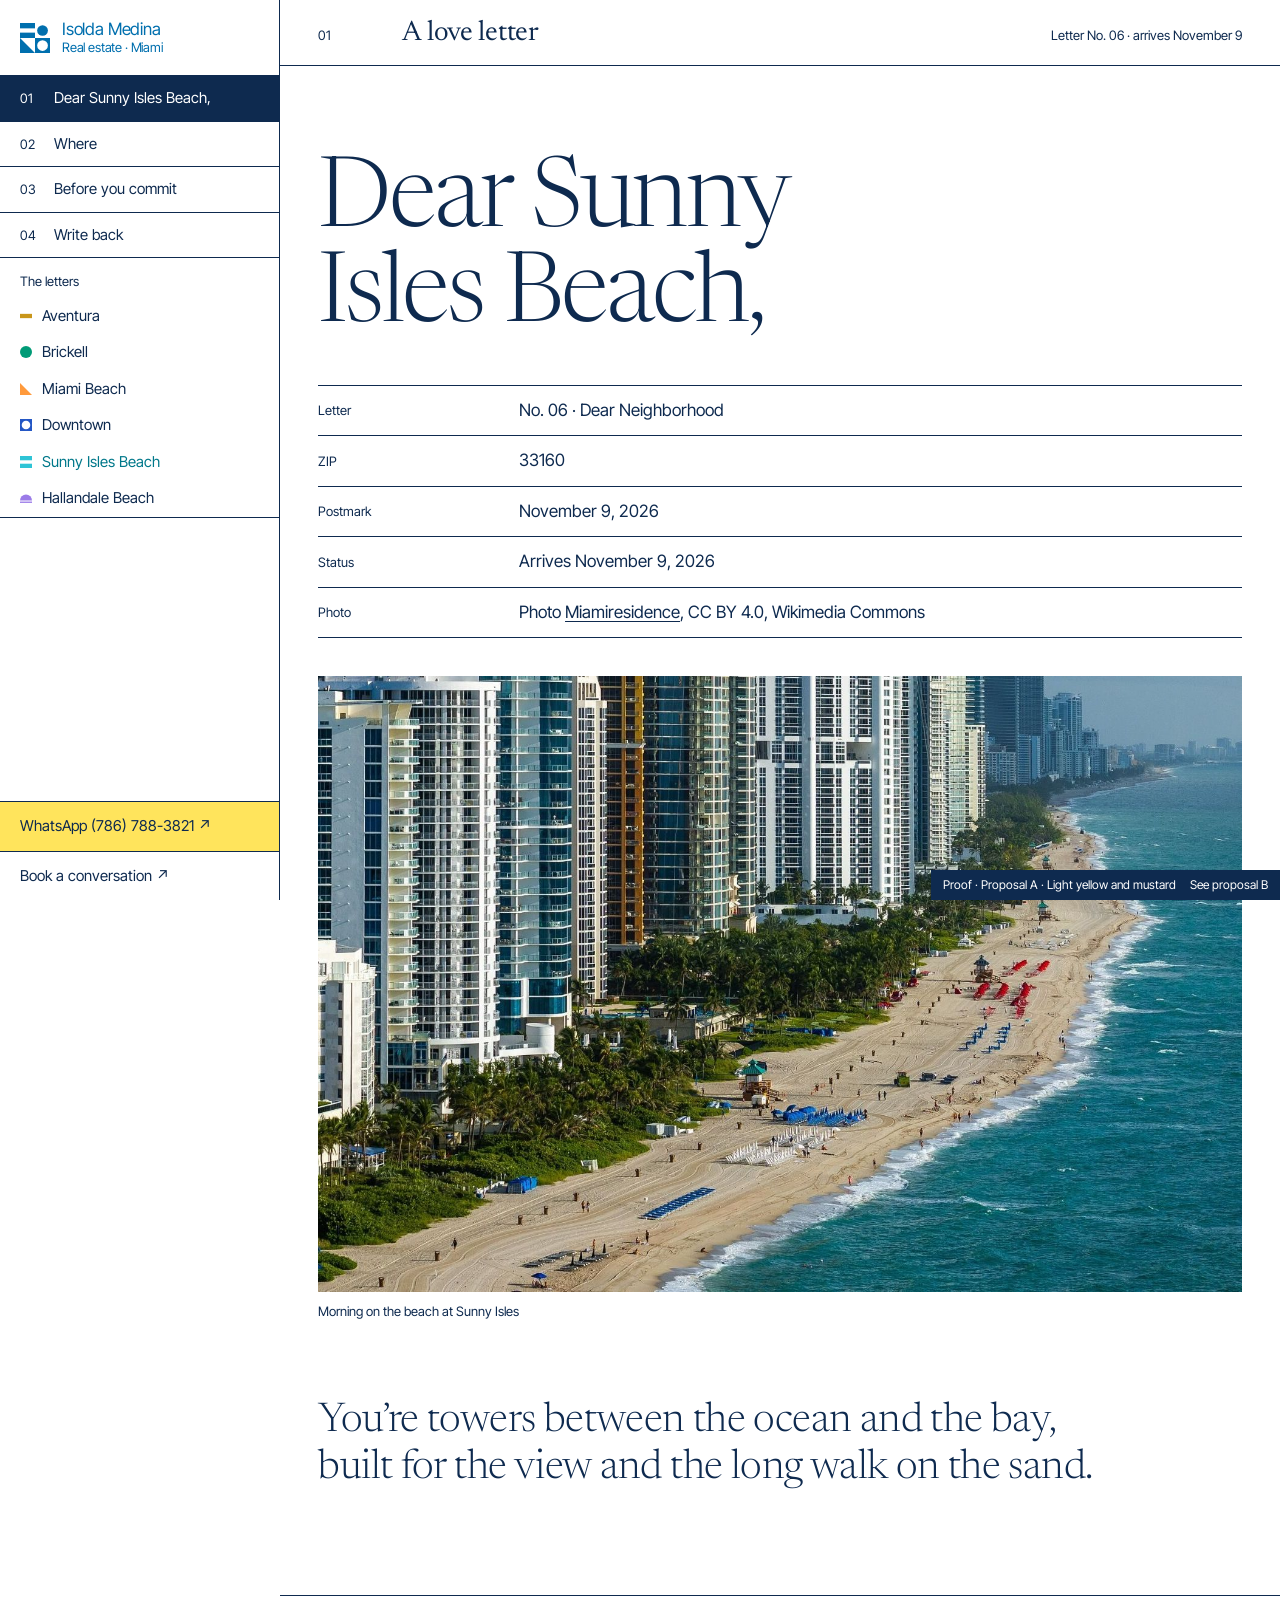
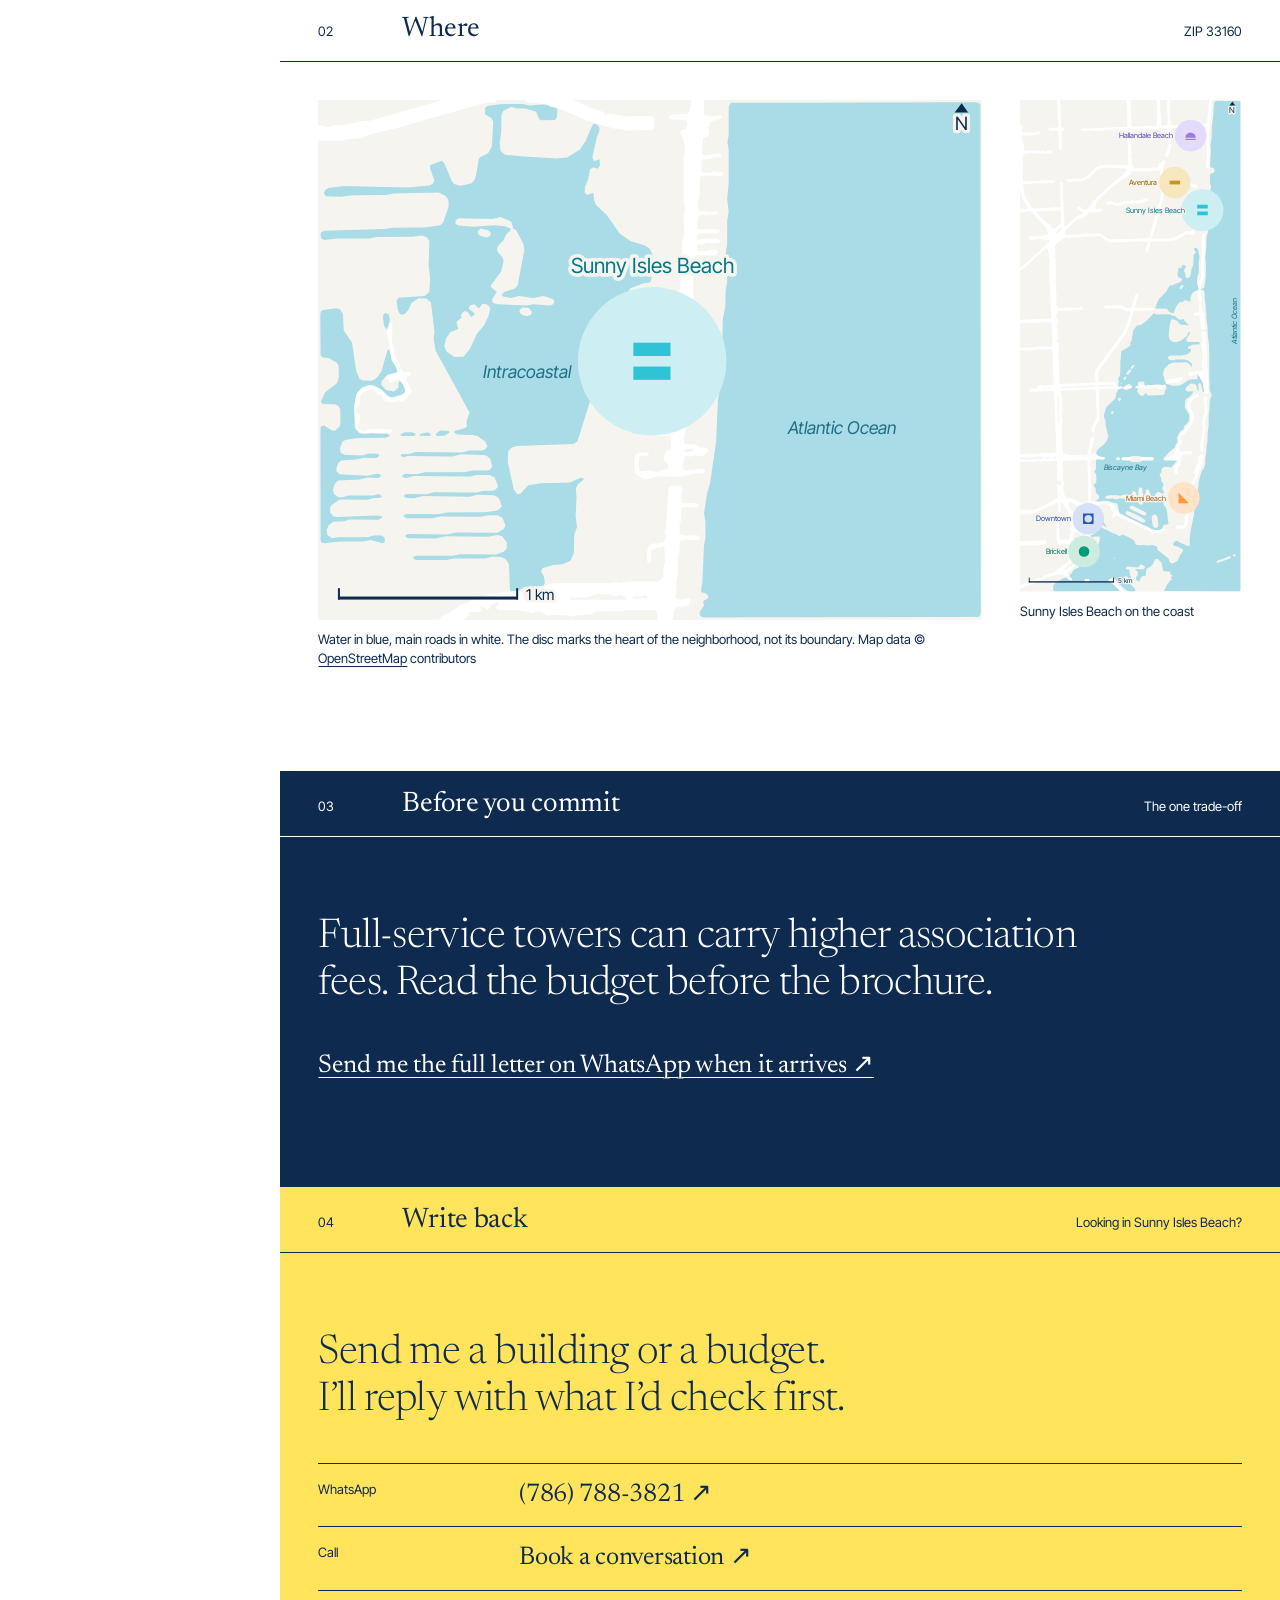
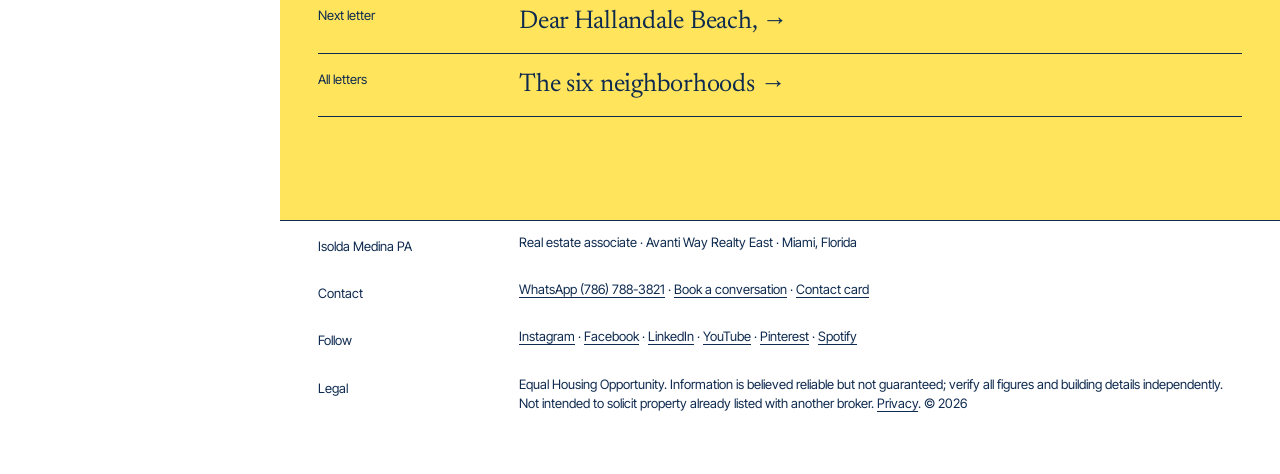
<file: A/dear-sunny-isles-beach/index.html>
<!doctype html>
<html lang="en">
<head>
<meta name="robots" content="noindex, nofollow">
<meta charset="utf-8">
<meta name="viewport" content="width=device-width, initial-scale=1, viewport-fit=cover">
<title>Dear Sunny Isles Beach, · Living in Sunny Isles Beach, FL · Isolda Medina</title>
<meta name="description" content="Dear Sunny Isles Beach, a love letter to Sunny Isles Beach (33160) by Isolda Medina: how it feels, one trade-off, and one sourced number. Arrives November 9, 2026.">
<link rel="canonical" href="https://isoldamedinapa.com/dear-sunny-isles-beach/">
<meta property="og:type" content="article">
<meta property="og:title" content="Dear Sunny Isles Beach, · Living in Sunny Isles Beach, FL · Isolda Medina">
<meta property="og:description" content="Dear Sunny Isles Beach, a love letter to Sunny Isles Beach (33160) by Isolda Medina: how it feels, one trade-off, and one sourced number. Arrives November 9, 2026.">
<meta property="og:url" content="https://isoldamedinapa.com/dear-sunny-isles-beach/">
<meta property="og:image" content="https://isoldamedinapa.com/assets/img/og-image.png">
<meta name="twitter:card" content="summary_large_image">
<meta name="theme-color" content="#FBF5EC">
<link rel="icon" href="../assets/img/favicon.svg" type="image/svg+xml">
<link rel="preconnect" href="https://fonts.googleapis.com">
<link rel="preconnect" href="https://fonts.gstatic.com" crossorigin>
<link href="https://fonts.googleapis.com/css2?family=Inter+Tight:wght@400&family=Newsreader:ital,opsz,wght@0,6..72,300;0,6..72,400;1,6..72,300;1,6..72,400&display=swap" rel="stylesheet">
<link rel="stylesheet" href="../assets/css/style.css">
</head>
<body>
<a class="skip" href="#main">Skip to content</a>
<aside class="rail" aria-label="Index">
<a class="brand" href="../index.html"><svg class="mark" viewBox="0 0 716 716" aria-hidden="true" fill="currentColor"><rect x="0" y="0" width="358" height="128"/><circle cx="538" cy="179" r="128"/><rect x="0" y="230" width="358" height="128"/><polygon points="0,358 0,716 358,716"/><path fill-rule="evenodd" d="M358 358H716V716H358Z M410 538a128 128 0 1 0 256 0a128 128 0 1 0 -256 0Z"/></svg><span>Isolda Medina<small>Real estate · Miami</small></span></a>
<details class="toc" open><summary>Index</summary>
<nav aria-label="Chapters"><ol><li><a href="#letter" data-tone="ivory"><span>01</span>Dear Sunny Isles Beach,</a></li><li><a href="#where" data-tone="ivory"><span>02</span>Where</a></li><li><a href="#commit" data-tone="ink"><span>03</span>Before you commit</a></li><li><a href="#write" data-tone="pink"><span>04</span>Write back</a></li></ol></nav>
<div class="rail-letters"><p>The letters</p><ul><li style="--c:#C9961A;--ct:#8C6500"><a href="../dear-aventura/index.html"><svg class="glyph" viewBox="0 0 358 358" aria-hidden="true" fill="currentColor"><rect y="115" width="358" height="128"/></svg>Aventura</a></li><li style="--c:#009B77;--ct:#00785C"><a href="../dear-brickell/index.html"><svg class="glyph" viewBox="0 0 358 358" aria-hidden="true" fill="currentColor"><circle cx="179" cy="179" r="179"/></svg>Brickell</a></li><li style="--c:#FF9A3C;--ct:#A85A10"><a href="../dear-miami-beach/index.html"><svg class="glyph" viewBox="0 0 358 358" aria-hidden="true" fill="currentColor"><polygon points="0,0 0,358 358,358"/></svg>Miami Beach</a></li><li style="--c:#2457C5;--ct:#1F4BA8"><a href="../dear-downtown/index.html"><svg class="glyph" viewBox="0 0 358 358" aria-hidden="true" fill="currentColor"><path fill-rule="evenodd" d="M0 0H358V358H0Z M51 179a128 128 0 1 0 256 0a128 128 0 1 0 -256 0Z"/></svg>Downtown</a></li><li style="--c:#2EC4D6;--ct:#00788A"><a href="../dear-sunny-isles-beach/index.html" aria-current="page"><svg class="glyph" viewBox="0 0 358 358" aria-hidden="true" fill="currentColor"><rect width="358" height="128"/><rect y="230" width="358" height="128"/></svg>Sunny Isles Beach</a></li><li style="--c:#9B7BE8;--ct:#5B3DB8"><a href="../dear-hallandale-beach/index.html"><svg class="glyph" viewBox="0 0 358 358" aria-hidden="true" fill="currentColor"><path d="M0 251a179 179 0 0 1 358 0Z"/><rect y="285" width="358" height="40"/></svg>Hallandale Beach</a></li></ul></div>
</details>
<div class="rail-cta"><a class="pink" href="https://wa.me/17867883821?text=Hi%20Isolda%2C%20I%20read%20your%20letters%20to%20Miami.%20%28WEB%29">WhatsApp (786) 788-3821 ↗</a><a href="https://myavex.avantiway.com/CrmCalendar/agenda/4d791834f608772cd80d2600f37c3cb7">Book a conversation ↗</a></div>
</aside>
<main id="main"><section id="letter" class="band band--white band--first" aria-labelledby="letter-h">
<header class="ch"><span class="ch-no">01</span><h2 id="letter-h" class="ch-title">A love letter</h2><span class="ch-meta">Letter No. 06 · arrives November 9</span></header>
<p class="giant">Dear Sunny Isles Beach,</p>
<dl class="rows"><div><dt>Letter</dt><dd>No. 06 · Dear Neighborhood</dd></div><div><dt>ZIP</dt><dd>33160</dd></div><div><dt>Postmark</dt><dd>November 9, 2026</dd></div><div><dt>Status</dt><dd>Arrives November 9, 2026</dd></div><div><dt>Photo</dt><dd>Photo <a href="https://commons.wikimedia.org/wiki/File:Sunny_Isles_Beach_Morning.jpg">Miamiresidence</a>, CC BY 4.0, Wikimedia Commons</dd></div></dl>
<figure class="plate"><img class="photo" src="../assets/img/hoods/sunny-isles-beach.jpg" width="1521" height="1014" alt="Morning on the beach at Sunny Isles"><figcaption>Morning on the beach at Sunny Isles</figcaption></figure><p class="statement">You’re towers between the ocean and the bay, built for the view and the long walk on the sand.</p>
</section>
<section id="where" class="band band--sand " aria-labelledby="where-h">
<header class="ch"><span class="ch-no">02</span><h2 id="where-h" class="ch-title">Where</h2><span class="ch-meta">ZIP 33160</span></header>
<div class="where-grid"><figure class="map"><svg class="map-svg" xmlns="http://www.w3.org/2000/svg" viewBox="0 0 143 112" role="img" aria-label="Map of Sunny Isles Beach, ZIP 33160"><rect width="143" height="112" fill="#F5F4EF"/><path fill="#A9DCE6" fill-rule="evenodd" d="M142.33 111.41 83.67 111.50 82.67 111.41 82.26 111.00 82.25 110.33 83.16 109.00 83.00 108.00 84.00 107.38 84.14 107.00 83.67 106.39 82.67 106.05 82.54 105.67 82.82 104.00 83.18 96.00 83.49 94.33 83.49 91.00 83.18 89.00 83.87 84.67 84.46 82.67 85.79 73.67 86.18 64.67 86.49 63.00 86.51 56.67 87.16 51.67 87.21 47.33 87.79 44.33 87.84 41.00 88.16 39.33 88.16 36.00 87.83 33.33 88.16 31.00 88.18 26.00 88.50 24.00 88.17 21.33 88.50 18.00 88.49 10.67 88.22 9.00 88.49 7.67 88.52 1.33 89.00 0.59 141.33 0.50 142.33 0.59 142.74 1.00 142.83 110.00 142.74 111.00 142.33 111.41ZM43.00 105.75 41.67 105.87 41.37 105.67 41.15 100.00 40.48 99.00 39.67 98.53 37.67 98.36 36.00 98.80 29.33 98.79 27.67 99.14 21.00 99.12 20.40 98.67 20.67 98.30 21.33 98.20 29.00 98.21 30.67 97.86 38.33 97.93 40.00 97.35 40.67 96.67 40.71 95.33 39.67 93.98 38.67 93.72 36.67 94.14 27.67 94.03 25.33 94.47 19.33 94.45 18.74 94.00 19.00 93.63 19.67 93.53 27.67 93.65 29.67 93.20 38.67 93.26 40.00 92.45 40.40 91.67 39.74 90.00 38.67 89.49 36.67 89.49 35.00 89.81 26.33 89.76 24.67 90.14 19.00 90.12 18.40 89.67 18.67 89.30 19.33 89.20 26.00 89.25 27.67 88.87 36.00 88.85 38.67 88.47 39.61 87.67 39.09 86.00 38.33 85.32 37.67 85.15 34.33 85.09 32.67 85.47 22.67 85.36 20.67 85.81 19.00 85.78 18.40 85.33 19.00 84.88 23.33 84.98 25.00 84.54 34.33 84.58 35.33 84.24 38.00 84.13 38.86 83.33 38.08 81.33 37.00 80.83 34.33 80.82 32.67 81.15 20.67 81.02 19.00 81.46 18.33 81.37 18.07 81.00 18.67 80.55 21.33 80.64 23.00 80.20 31.33 80.19 33.33 79.85 36.33 79.85 37.02 79.67 37.54 79.00 37.13 77.33 36.33 76.65 35.67 76.49 30.67 76.36 29.00 76.80 19.33 76.70 18.33 76.97 17.77 76.67 18.00 76.32 19.67 76.26 21.00 75.87 31.00 75.97 32.67 75.54 35.33 75.51 36.02 75.33 36.53 74.67 36.00 73.52 34.33 72.43 33.33 72.18 30.00 72.09 29.35 71.67 29.45 71.33 31.67 70.67 32.05 70.33 32.05 69.00 32.66 67.33 25.32 54.00 24.92 51.33 25.11 50.00 24.33 43.65 23.33 42.80 21.67 42.72 20.18 43.67 19.45 45.33 18.67 46.11 18.00 46.27 17.67 46.10 17.22 45.33 16.94 43.33 17.33 42.60 23.00 42.25 24.01 41.33 24.16 38.33 23.83 35.67 24.01 30.33 23.33 29.54 22.33 29.18 20.33 29.49 12.67 29.51 11.00 29.82 4.00 29.84 1.33 30.15 0.67 29.79 0.52 29.00 0.67 28.54 1.33 28.19 14.33 27.82 16.00 27.51 23.00 27.49 26.33 27.01 27.01 26.33 28.12 23.00 28.16 22.00 28.01 21.33 27.48 20.67 26.00 19.95 16.33 20.17 14.67 20.49 7.33 20.51 5.00 20.83 1.67 20.74 1.24 20.00 1.63 19.33 2.33 18.96 5.67 18.51 19.33 18.84 24.00 18.45 24.78 18.00 25.07 17.33 24.12 14.67 24.23 14.00 26.67 13.07 27.26 13.67 28.77 17.33 29.33 18.12 30.67 18.49 33.00 18.01 33.67 17.36 34.05 16.33 34.66 12.67 35.00 12.27 36.67 11.48 37.46 10.00 37.78 4.67 37.33 3.89 36.00 3.13 36.01 1.67 36.67 1.22 39.67 0.85 44.00 0.87 45.67 1.19 49.00 0.89 51.28 1.67 51.59 2.00 51.48 3.67 51.13 4.33 48.00 4.36 47.60 4.00 47.00 2.55 44.67 1.82 42.67 1.76 41.67 1.47 39.89 2.33 39.51 3.33 39.49 7.00 39.17 9.00 39.33 11.01 40.33 11.78 43.67 12.12 51.33 12.59 53.67 12.38 56.46 10.67 57.75 8.67 59.17 5.33 59.67 5.10 60.16 5.33 60.64 6.00 60.66 6.67 60.07 8.00 59.12 12.33 59.33 13.00 59.67 13.15 60.67 12.77 60.78 14.00 60.33 14.79 59.33 14.51 58.63 15.00 58.23 17.00 57.54 18.67 57.48 20.00 58.00 20.47 59.33 20.01 59.54 21.67 59.95 22.67 62.14 24.67 65.00 28.79 67.33 30.36 70.33 31.28 71.46 32.00 72.12 33.33 72.16 36.67 71.74 39.00 71.46 39.33 70.00 39.55 67.33 40.54 65.43 43.33 64.16 47.33 63.27 48.67 63.28 50.00 62.79 51.00 61.83 54.67 60.51 56.67 60.49 59.00 55.87 73.67 55.00 74.15 42.67 74.54 41.67 74.95 40.99 75.67 40.88 78.00 42.21 84.00 43.00 84.94 43.67 84.78 45.33 83.04 48.00 82.58 54.33 82.45 56.67 81.34 57.35 81.67 56.00 82.84 55.55 83.67 55.71 85.67 55.51 89.67 55.82 92.00 55.22 93.67 55.12 97.67 54.36 99.33 52.67 100.05 50.67 100.21 48.33 100.90 48.06 101.67 48.68 102.67 48.88 104.00 48.56 104.67 44.67 104.88 43.00 105.75ZM50.75 44.00 50.93 43.33 50.67 42.94 48.67 42.21 46.33 42.65 43.33 42.26 41.67 42.65 40.00 42.42 39.51 42.00 40.23 41.33 42.33 40.68 43.01 40.00 44.46 32.33 44.24 31.00 42.68 28.00 42.06 27.67 41.67 26.22 39.33 25.22 37.67 25.66 30.33 25.47 29.67 25.92 29.63 26.67 30.33 27.03 33.33 27.33 38.00 26.99 40.33 27.21 41.51 27.67 41.56 28.00 40.55 29.00 39.91 30.33 38.87 31.33 38.56 32.00 38.66 32.67 39.78 34.00 39.99 34.67 39.43 37.00 37.19 40.00 37.33 40.39 38.53 41.33 37.49 43.00 37.67 43.72 38.67 44.04 45.00 44.26 46.33 44.03 50.00 44.29 50.75 44.00ZM37.09 29.33 37.27 28.67 36.67 28.06 35.00 27.71 34.39 28.33 34.58 29.00 35.00 29.30 36.33 29.63 37.09 29.33ZM31.35 55.33 32.72 53.67 34.28 50.33 35.72 48.67 36.71 46.67 37.16 45.00 36.76 44.33 36.00 43.91 35.33 43.99 34.67 44.92 33.67 44.01 32.67 44.28 32.52 45.00 33.78 46.00 33.67 46.33 33.00 46.78 32.26 45.67 31.67 45.49 31.25 45.67 30.83 46.33 30.92 47.00 30.00 47.62 29.85 48.00 30.24 49.33 28.56 50.00 27.61 51.33 27.19 53.00 27.67 54.15 29.33 55.38 31.35 55.33ZM14.33 95.37 14.00 95.54 11.33 94.79 9.67 95.13 4.67 95.15 1.33 95.51 0.73 95.33 0.56 95.00 0.53 70.67 0.67 70.28 1.33 70.13 3.00 71.22 3.67 71.29 4.67 70.35 4.83 69.33 4.78 66.67 4.45 66.00 3.67 65.55 1.00 65.49 0.61 65.00 1.55 63.00 4.12 61.00 4.50 59.67 4.45 57.33 4.12 56.67 2.33 55.62 1.00 55.48 0.56 55.00 0.50 46.33 0.59 45.67 1.00 45.26 4.00 44.85 4.67 45.09 5.35 46.00 5.55 49.67 7.35 52.33 8.21 58.33 9.00 60.11 9.67 60.45 11.33 60.51 12.00 60.35 12.84 59.67 13.72 58.33 15.00 53.83 15.33 53.81 15.99 56.00 17.06 58.00 17.08 58.67 14.67 59.53 13.67 60.67 13.67 61.39 14.67 62.48 16.33 62.79 17.33 62.00 17.33 60.86 17.67 60.61 18.33 61.24 18.85 62.33 18.73 63.00 18.33 63.38 16.00 64.14 15.00 63.78 13.57 62.33 11.67 61.53 10.67 61.60 9.19 62.33 8.29 63.67 7.88 65.67 8.00 70.68 8.67 71.47 9.33 71.80 15.00 71.93 15.48 72.33 14.67 72.77 8.67 72.83 6.00 73.22 5.22 73.67 4.73 75.00 4.90 76.00 5.67 76.47 9.67 76.58 10.67 76.24 12.33 76.20 13.00 76.30 13.26 76.67 12.67 77.12 9.67 77.09 8.67 77.43 5.00 77.66 4.31 78.33 3.96 79.33 4.01 80.00 4.64 80.67 10.67 80.97 12.67 80.53 13.33 80.63 13.60 81.00 13.00 81.45 10.67 81.36 9.00 81.80 4.33 81.99 3.65 82.67 3.29 83.67 3.23 84.33 3.55 85.00 4.33 85.54 5.00 85.63 6.67 85.20 12.00 85.24 13.00 84.92 13.82 85.33 13.33 85.77 12.00 85.76 10.67 86.13 4.67 86.08 2.87 87.33 2.55 88.00 2.67 89.01 3.33 89.68 4.00 89.85 12.67 89.53 13.67 89.66 13.82 90.00 13.00 90.46 6.67 90.42 5.67 90.76 3.33 90.87 2.33 91.59 1.88 92.67 2.00 93.68 3.00 94.42 4.33 94.20 10.67 94.21 12.00 93.86 13.67 93.86 14.41 94.33 14.33 95.37ZM45.79 46.33 46.15 45.67 45.33 44.77 44.00 44.71 43.39 45.33 43.60 46.00 44.00 46.26 45.00 46.62 45.79 46.33ZM14.67 49.36 14.24 48.67 13.98 46.67 14.25 46.00 14.67 45.91 15.32 46.33 15.48 47.33 15.06 49.00 14.67 49.36ZM27.33 72.37 25.67 72.41 25.31 72.00 26.33 71.22 28.21 71.33 28.33 71.67 27.33 72.37ZM20.67 72.41 18.33 72.43 17.89 72.33 17.78 72.00 18.67 71.57 20.33 71.58 21.12 72.00 20.67 72.41ZM24.00 72.40 22.00 72.35 21.81 72.00 23.67 71.59 24.31 72.00 24.00 72.40Z"/><path fill="#FFFFFF" fill-rule="evenodd" d="M5.33 8.82 0.00 8.77 -0.23 8.00 -0.10 5.67 0.67 5.45 1.67 5.76 2.33 5.76 3.33 5.45 5.33 5.43 9.67 4.52 11.33 4.43 27.67 -0.22 38.00 -0.21 38.61 0.00 38.33 0.46 36.67 0.56 34.67 0.98 16.67 6.15 11.67 7.32 9.33 8.15 6.00 8.57 5.33 8.82ZM72.00 6.48 66.33 6.55 65.33 6.24 63.67 6.15 58.00 4.49 54.67 2.98 51.33 1.65 50.33 1.49 49.33 0.98 48.00 0.88 47.00 0.56 45.33 0.54 44.83 0.33 44.72 0.00 45.33 -0.21 54.33 -0.22 59.67 2.02 61.33 2.52 62.00 3.30 62.67 2.95 66.67 3.57 67.67 3.44 72.00 3.52 72.48 4.00 72.56 5.00 72.48 6.00 72.00 6.48ZM79.33 51.15 78.67 51.15 78.00 50.83 77.52 50.33 77.44 48.33 77.52 46.67 77.76 46.00 77.78 41.33 78.10 40.33 78.12 36.00 78.43 35.00 78.45 31.00 78.91 28.67 78.78 25.00 79.11 23.67 78.77 21.00 78.78 12.00 79.10 11.00 79.10 10.00 78.68 8.33 77.96 7.00 78.33 6.52 79.33 6.22 79.57 5.00 79.33 4.41 79.00 4.24 76.33 4.22 75.81 4.00 75.63 3.67 75.81 3.33 76.33 3.12 79.67 2.99 80.01 2.67 80.56 0.00 81.00 -0.21 82.67 -0.21 83.00 -0.10 83.21 0.33 83.09 3.00 84.33 3.58 86.67 3.29 87.02 3.67 86.67 4.05 84.46 4.67 84.47 5.33 84.11 6.00 84.39 7.00 84.15 7.67 83.67 8.05 83.00 8.14 82.92 8.33 82.81 11.67 83.00 11.88 83.67 11.93 86.00 11.52 86.67 11.62 87.02 12.00 86.67 12.38 85.33 12.42 84.33 12.81 83.00 12.75 82.67 13.00 82.62 15.33 83.00 15.58 84.00 15.61 84.67 15.59 85.33 15.29 86.33 15.58 87.00 15.54 87.37 16.00 87.00 16.46 85.67 16.31 83.33 16.39 82.67 16.42 82.33 16.67 82.22 20.67 81.90 21.67 82.00 23.87 82.33 24.04 83.33 23.85 85.33 24.08 86.00 23.97 86.35 24.33 86.00 24.69 82.33 24.75 82.00 25.00 81.58 27.33 81.74 27.67 82.33 27.93 85.67 27.85 86.33 27.96 86.68 28.33 86.33 28.71 85.67 28.81 82.33 28.74 81.74 29.00 81.57 29.67 81.67 30.00 82.00 30.22 82.67 29.94 85.00 29.78 86.33 29.87 86.70 30.33 86.33 30.80 84.67 30.88 84.00 30.75 82.67 31.14 82.00 31.10 81.67 31.34 81.67 32.41 83.33 32.58 84.67 32.28 85.67 32.29 86.13 32.67 86.13 33.00 85.67 33.47 81.67 33.44 81.33 33.67 81.22 36.67 80.90 37.67 80.88 42.33 80.57 44.00 80.55 48.00 80.15 50.33 79.33 51.15ZM15.67 71.71 14.67 71.59 14.00 71.80 11.67 71.73 10.67 71.88 9.33 71.87 8.80 71.67 8.23 71.00 7.95 70.33 7.79 66.00 8.19 63.67 8.51 63.00 9.45 62.00 10.67 61.51 11.67 61.46 12.67 61.85 13.89 62.67 15.32 64.00 15.67 64.10 17.67 63.83 18.67 63.07 18.89 62.67 18.02 60.67 17.67 60.34 17.33 60.33 15.67 61.04 15.29 60.67 15.33 60.33 14.59 59.67 15.00 59.20 17.21 58.67 16.70 57.33 15.85 56.00 15.10 51.00 14.79 50.00 15.37 49.00 15.31 48.33 15.67 47.98 16.03 48.33 15.95 52.33 16.47 54.00 16.49 55.00 18.06 58.33 18.67 58.68 19.67 58.54 20.03 59.00 19.85 59.33 19.22 59.67 19.00 60.33 20.14 62.67 20.14 63.00 18.67 64.83 18.00 65.05 17.33 64.77 16.33 65.15 14.67 65.05 14.33 64.87 13.67 63.65 12.67 63.20 12.00 62.33 10.33 62.65 9.31 63.33 9.10 64.00 9.14 64.67 8.39 66.67 8.40 67.33 9.14 68.33 8.74 70.00 8.73 70.67 8.96 71.00 10.00 71.26 11.00 70.95 11.67 71.05 12.67 70.85 14.00 70.86 14.67 71.08 15.67 70.96 16.02 71.33 15.67 71.71ZM71.00 81.74 70.33 81.73 68.52 80.67 68.12 79.67 68.28 76.67 68.67 76.18 69.33 75.95 70.00 76.08 71.00 75.96 71.35 76.33 71.00 76.71 69.67 76.62 69.19 77.00 69.09 78.67 69.33 80.08 71.67 79.85 73.00 80.24 75.52 79.33 75.33 78.20 74.67 77.85 74.52 77.33 74.60 76.67 75.00 75.78 76.04 75.33 76.08 72.67 75.67 72.32 75.33 72.47 73.33 72.47 72.67 72.16 72.20 71.67 72.29 70.67 72.67 70.32 73.33 71.18 74.01 70.33 74.18 69.33 74.67 68.45 75.00 68.18 76.00 67.90 76.33 67.67 76.43 67.33 76.45 65.00 76.76 63.33 76.77 60.00 76.30 58.00 77.05 57.33 77.18 56.00 77.58 55.33 77.59 54.67 77.12 53.67 77.19 53.00 77.67 52.52 79.33 52.19 81.33 52.29 81.67 52.70 81.33 53.04 80.41 53.33 80.15 54.00 79.52 54.67 79.88 56.33 80.00 58.00 80.33 58.23 84.67 58.20 85.03 58.67 84.67 59.13 80.33 59.10 80.00 59.32 79.77 60.00 79.82 61.00 79.57 61.67 79.62 65.33 80.00 65.48 80.67 65.29 81.33 65.41 82.67 65.19 84.00 65.29 84.35 65.67 84.00 66.04 82.33 66.15 81.00 65.95 79.34 66.67 79.22 71.33 78.90 72.33 78.90 73.67 79.00 74.08 79.33 74.17 81.33 74.20 82.33 74.90 83.67 74.94 84.13 75.33 84.13 75.67 83.00 76.70 81.00 76.57 80.33 76.81 79.33 76.75 79.00 76.91 78.57 78.67 78.58 79.33 78.78 79.67 79.33 79.77 82.67 79.45 83.19 79.67 83.37 80.00 83.19 80.33 82.67 80.55 81.67 80.42 77.67 81.22 73.00 81.09 71.00 81.74ZM76.05 70.33 76.04 69.33 75.67 69.21 75.31 69.67 75.22 70.33 75.33 70.59 76.05 70.33ZM80.64 75.67 80.83 75.33 80.67 75.13 80.00 75.08 78.97 75.33 79.00 75.74 79.33 75.90 80.64 75.67ZM76.33 112.10 75.00 112.23 73.33 112.10 73.12 111.67 73.09 110.33 72.67 109.91 66.67 109.89 65.33 110.22 60.00 110.24 59.00 110.82 57.67 110.78 57.00 111.14 56.00 110.92 54.67 111.38 54.00 111.11 51.33 110.90 49.33 111.06 47.67 110.24 46.67 110.33 46.00 110.70 45.33 110.33 44.00 110.22 43.00 109.90 39.00 109.88 38.47 109.67 38.30 109.33 39.12 108.33 38.33 108.25 37.07 109.00 37.06 109.33 36.67 109.80 36.33 109.80 35.33 109.04 35.03 109.33 35.13 110.00 34.67 110.38 32.67 110.34 32.23 111.33 31.00 112.15 26.67 112.21 26.05 112.00 26.33 111.53 27.33 110.85 28.67 110.35 30.67 108.84 32.33 108.35 33.67 107.51 36.00 107.02 37.00 106.52 37.67 106.57 39.67 106.12 41.33 106.10 43.33 105.78 43.67 105.85 44.15 106.33 44.33 107.71 46.00 108.09 46.67 108.01 47.67 107.45 50.67 107.76 51.09 107.33 51.00 105.78 50.67 105.58 49.00 105.48 48.63 105.00 49.00 104.52 50.67 104.12 63.00 104.11 64.00 103.94 65.00 104.11 67.00 103.78 73.00 103.76 74.00 103.35 74.43 102.67 74.45 100.67 74.76 99.67 74.67 96.34 74.33 96.11 73.67 96.47 73.00 96.42 71.93 97.00 71.76 97.33 71.80 99.33 71.33 99.70 70.87 99.33 70.94 97.00 71.18 96.33 71.67 95.84 72.33 95.53 73.00 95.58 74.33 95.25 74.67 95.00 75.01 94.33 75.01 93.67 74.63 93.00 74.99 92.33 75.52 83.67 76.00 83.19 77.67 83.12 78.33 83.45 78.55 84.00 78.24 85.33 78.34 86.67 78.67 86.91 81.67 86.87 82.03 87.33 81.67 87.80 78.67 87.75 78.34 88.00 78.22 90.67 77.90 91.67 77.96 93.67 79.67 93.91 80.33 93.78 82.00 93.87 82.37 94.33 82.00 94.80 80.33 94.88 79.67 94.75 77.96 95.00 77.88 97.33 77.57 98.33 77.55 102.33 77.24 103.33 77.22 106.33 76.97 107.33 78.00 107.68 80.00 107.30 80.36 107.67 80.05 108.67 79.74 109.00 77.67 109.23 76.92 109.67 76.57 110.33 76.55 111.67 76.33 112.10ZM66.40 107.67 66.47 107.33 66.23 107.00 65.00 106.67 64.00 107.05 63.00 106.57 61.00 106.55 60.33 106.33 58.00 107.17 54.67 107.26 54.40 107.33 54.22 107.67 66.40 107.67ZM70.88 107.33 71.07 107.00 70.67 106.59 69.67 106.91 67.85 107.00 67.85 107.33 68.00 107.40 70.88 107.33Z"/><text x="45.0" y="60.0" font-size="3.7800000000000002" fill="#1F6F86" text-anchor="middle" font-style="italic" font-family="Newsreader, Georgia, serif">Intracoastal</text><text x="113.0" y="72.0" font-size="3.7800000000000002" fill="#1F6F86" text-anchor="middle" font-style="italic" font-family="Newsreader, Georgia, serif">Atlantic Ocean</text><circle cx="72.0" cy="56.3" r="16.0" fill="#CDEFF3"/><g fill="#2EC4D6" transform="translate(67.96 52.30) scale(0.02235)"><rect width="358" height="128"/><rect y="230" width="358" height="128"/></g><text x="72.0" y="37.3" font-size="4.5" fill="#00788A" text-anchor="middle" font-family="Inter Tight, Helvetica Neue, Arial, sans-serif" stroke="#F5F4EF" stroke-width="1.57" paint-order="stroke" stroke-linejoin="round">Sunny Isles Beach</text><g fill="#0E2A4F"><rect x="4.3" y="107.0" width="38.8" height="0.65"/><rect x="4.3" y="105.2" width="0.43" height="2.45"/><rect x="42.7" y="105.2" width="0.43" height="2.45"/></g><text x="44.9" y="107.7" font-size="3.24" fill="#0E2A4F" text-anchor="start" font-family="Inter Tight, Helvetica Neue, Arial, sans-serif" stroke="#F5F4EF" stroke-width="1.13" paint-order="stroke" stroke-linejoin="round">1 km</text><text x="138.7" y="6.5" font-size="3.9600000000000004" fill="#0E2A4F" text-anchor="middle" font-family="Inter Tight, Helvetica Neue, Arial, sans-serif" stroke="#F5F4EF" stroke-width="1.39" paint-order="stroke" stroke-linejoin="round">N</text><polygon points="138.7,0.7 137.2,2.7 140.1,2.7" fill="#0E2A4F"/></svg><figcaption>Water in blue, main roads in white. The disc marks the heart of the neighborhood, not its boundary. Map data © <a href="https://www.openstreetmap.org/copyright">OpenStreetMap</a> contributors</figcaption></figure><figure class="map map--context"><svg class="map-svg map-svg--overview" xmlns="http://www.w3.org/2000/svg" viewBox="0 0 126 280" role="img" aria-label="Map of Miami with the six neighborhoods of the letters, from Brickell to Hallandale"><rect width="126" height="280" fill="#F5F4EF"/><path fill="#A9DCE6" fill-rule="evenodd" d="M125.00 279.74 82.33 279.73 82.06 279.33 83.67 276.30 84.75 275.00 85.13 274.00 86.37 273.33 86.33 272.55 86.00 272.07 85.63 272.00 86.33 271.72 86.81 271.00 86.33 270.39 85.63 270.33 85.40 270.00 85.63 269.33 85.33 268.62 82.33 268.45 81.43 268.00 80.71 263.67 78.82 261.67 78.00 261.23 76.90 261.67 75.72 264.33 74.33 265.91 72.67 266.61 72.00 267.30 71.46 271.33 70.33 271.04 69.67 271.22 68.95 272.00 68.00 274.04 67.00 273.93 66.33 273.41 66.03 272.00 67.07 270.67 67.08 269.00 66.67 268.22 65.66 267.67 65.64 267.33 67.00 267.10 68.67 267.43 70.33 267.33 71.18 266.33 70.80 265.33 69.00 264.60 68.33 264.92 67.67 265.96 67.00 266.25 61.67 265.67 60.29 266.33 60.29 267.00 60.67 267.33 62.00 267.38 62.59 267.67 62.18 268.67 62.72 269.67 62.72 270.67 63.42 271.67 62.68 272.33 62.00 272.44 60.33 271.22 59.67 271.07 59.30 271.33 59.27 272.00 65.46 278.33 65.80 279.33 65.33 279.78 62.00 279.82 60.67 279.39 55.41 274.67 54.80 273.67 53.33 272.18 52.67 271.85 50.67 273.28 50.62 274.00 53.67 276.20 55.83 278.33 56.60 279.33 56.33 279.73 20.00 279.83 19.00 279.48 18.87 278.33 19.06 276.33 20.67 274.61 25.00 272.25 26.33 272.00 28.33 273.40 29.33 273.33 29.38 272.67 28.27 271.67 28.16 271.00 29.79 269.00 30.33 267.84 31.67 266.92 33.33 266.40 35.33 264.08 38.67 262.39 39.46 261.67 39.89 260.67 40.21 255.33 40.84 253.00 40.55 251.67 41.00 250.23 41.33 250.17 41.67 250.58 42.95 253.33 43.67 253.94 44.33 253.76 44.68 253.33 45.39 251.00 45.62 249.33 45.01 248.67 42.33 248.55 41.00 249.18 40.57 248.67 40.45 248.00 40.67 247.67 42.67 246.73 43.67 245.67 43.55 242.67 45.00 239.51 45.67 238.84 46.58 239.33 48.45 241.67 49.18 243.00 49.00 243.18 46.67 241.78 46.00 241.73 45.52 242.33 46.33 243.39 48.33 244.63 49.33 244.88 53.33 246.90 54.67 247.23 56.33 248.36 57.00 248.32 58.00 247.49 58.33 247.49 61.00 248.58 64.00 250.20 65.19 251.33 65.56 252.67 66.67 253.42 67.33 253.66 70.33 253.50 73.67 253.78 75.00 253.50 77.67 254.09 78.16 254.67 78.22 255.67 78.55 256.33 84.66 261.33 85.21 263.00 86.33 263.99 87.00 263.99 89.02 263.00 89.80 262.33 91.31 259.00 92.94 256.67 92.77 256.00 92.00 255.43 89.67 254.28 87.33 253.71 87.12 253.00 87.67 251.85 88.67 251.18 89.67 251.05 91.00 252.02 95.67 254.10 96.33 254.05 96.78 253.33 96.55 251.00 97.21 245.00 99.12 236.33 99.21 234.00 100.21 227.00 101.46 221.00 101.88 217.33 103.32 211.67 104.57 210.00 105.46 207.33 105.51 204.33 106.12 200.00 106.21 197.33 106.82 194.33 106.84 190.00 107.49 185.00 107.51 178.67 107.82 177.00 108.18 170.67 109.15 168.33 109.01 167.33 108.22 166.00 107.91 164.00 108.08 162.00 107.83 160.33 107.83 144.00 107.59 142.33 107.78 141.00 106.84 132.33 106.79 129.00 106.18 125.00 106.22 121.67 105.88 120.67 105.82 117.67 105.18 113.00 105.16 109.67 104.67 108.54 104.00 108.13 103.00 108.11 102.74 107.67 104.33 107.37 105.00 106.68 105.46 103.67 105.83 99.67 105.82 91.67 105.52 90.00 106.16 83.00 106.21 78.33 106.66 76.33 107.21 75.33 106.84 72.67 106.84 70.00 107.46 66.67 107.55 64.67 108.06 63.33 107.65 62.00 108.00 61.60 110.00 61.34 110.61 60.67 110.33 59.95 108.67 59.59 108.00 59.00 107.83 56.00 108.21 52.00 108.83 50.00 108.78 49.00 108.18 47.33 108.19 42.67 108.67 41.93 110.33 41.45 110.82 40.33 110.67 39.33 110.33 38.89 108.67 38.40 108.31 38.00 108.51 31.33 108.83 29.33 108.58 27.33 108.67 24.33 109.12 22.00 109.24 15.67 110.12 8.67 110.18 5.00 110.54 2.00 111.00 0.83 112.00 0.50 124.67 0.52 125.33 0.87 125.50 1.67 125.50 278.33 125.41 279.33 125.00 279.74ZM87.33 121.46 85.00 120.79 84.11 119.33 83.33 118.88 77.67 118.81 77.15 118.67 77.01 118.33 78.53 114.33 79.33 113.14 83.47 109.00 85.00 105.94 85.33 105.72 86.67 105.70 89.67 104.29 91.00 104.01 92.05 103.00 92.31 102.33 92.09 101.67 90.33 101.15 89.63 99.33 90.33 95.45 91.00 95.76 91.67 95.71 92.67 93.88 94.33 94.37 94.63 94.67 94.54 95.00 93.18 97.33 94.09 98.67 94.25 100.67 95.00 101.45 95.67 101.61 96.80 100.67 97.46 98.67 97.55 96.33 98.38 94.67 98.75 93.00 98.88 88.33 100.16 86.67 98.99 84.67 99.33 84.28 100.33 84.40 101.00 84.76 101.37 85.33 102.26 89.00 101.84 92.33 101.82 98.33 101.21 100.00 100.83 102.33 100.88 105.00 101.91 107.67 101.33 108.34 99.33 108.87 98.00 110.26 97.20 112.00 97.01 113.00 97.31 114.00 97.00 114.54 96.00 114.70 94.00 113.90 93.22 114.33 92.67 115.26 91.33 115.06 90.67 115.51 89.28 117.00 87.96 120.00 87.76 121.00 87.33 121.46ZM91.75 107.67 93.06 106.33 93.03 105.67 92.67 105.40 92.00 105.55 90.96 106.67 91.00 107.66 91.75 107.67ZM79.33 245.04 77.00 245.11 75.00 244.41 57.33 235.87 56.32 234.33 55.63 230.33 55.00 229.66 48.33 228.33 45.67 228.82 43.58 228.67 43.42 228.00 45.05 227.00 45.05 225.67 44.67 224.86 43.26 223.67 43.01 221.00 41.93 219.67 42.16 219.00 43.33 218.01 43.49 217.33 43.45 213.33 42.25 211.67 43.02 210.67 43.35 209.67 43.26 205.00 44.00 204.52 47.33 204.78 48.00 204.39 48.15 204.00 47.67 203.33 45.33 203.04 44.00 202.37 43.55 201.67 43.55 200.33 43.87 199.67 45.33 198.14 46.67 197.16 49.14 194.67 50.41 191.67 48.88 185.67 48.72 183.00 47.84 180.67 47.88 179.00 48.71 176.67 48.90 175.33 54.05 170.33 54.70 168.67 54.62 167.33 55.34 166.33 55.67 164.96 57.00 164.77 58.33 163.80 59.67 165.01 61.00 165.12 63.34 164.00 63.81 163.33 63.42 162.67 62.00 161.51 58.67 163.86 57.67 162.90 57.33 162.80 56.33 163.20 55.99 163.00 56.23 160.00 55.87 158.67 56.67 157.67 57.16 155.00 57.18 148.33 57.49 146.67 57.58 143.33 58.00 142.80 60.33 141.72 62.77 140.00 62.95 139.33 62.68 138.33 63.55 137.33 64.57 131.00 66.43 128.67 67.00 128.25 68.33 128.32 69.07 128.00 72.15 125.67 76.33 121.28 77.33 122.01 78.00 122.16 85.33 122.01 86.67 122.94 88.00 122.93 90.33 124.83 91.67 125.21 93.00 124.72 93.33 124.86 93.87 126.00 96.01 128.00 96.03 128.33 95.67 128.44 93.67 128.00 92.00 128.05 91.00 127.67 89.67 125.91 87.33 124.85 86.26 125.00 85.88 125.67 85.21 128.67 84.66 134.33 84.99 136.00 86.33 137.39 87.33 137.79 89.33 137.82 91.67 137.02 94.92 134.67 95.92 132.33 96.33 132.06 96.70 132.33 96.67 133.05 94.65 136.33 94.67 137.00 95.00 137.47 96.00 137.90 101.67 137.86 102.40 138.33 102.41 139.00 102.01 139.33 98.67 139.21 95.67 140.61 95.67 141.39 97.18 142.00 97.60 142.67 96.33 144.14 95.00 144.91 91.67 145.49 86.00 145.53 84.58 146.00 84.23 146.67 84.33 147.33 85.33 148.02 87.00 148.17 89.00 147.84 93.33 147.84 95.33 148.29 97.44 149.67 98.00 150.95 98.02 151.67 97.67 151.83 96.00 149.93 94.00 149.20 92.00 149.49 87.33 149.54 84.67 150.61 82.33 152.97 81.54 155.33 81.55 156.67 82.07 157.67 82.16 159.00 83.00 161.02 83.67 161.60 86.67 162.79 90.33 162.72 92.67 161.72 95.67 159.61 97.00 159.21 100.67 159.01 101.29 158.33 100.99 157.00 101.33 156.63 102.01 157.00 104.00 160.91 104.80 165.33 104.67 166.06 104.33 166.27 104.00 166.08 103.14 162.00 102.73 161.33 102.33 161.19 101.67 161.66 101.50 162.33 101.78 164.67 101.67 166.01 100.99 165.00 100.60 163.00 100.00 162.21 99.00 161.62 97.67 161.54 96.33 161.98 94.33 164.00 94.33 165.00 95.33 166.01 98.33 165.84 98.66 166.33 97.83 167.67 96.33 169.14 94.67 170.21 94.22 171.00 93.88 175.00 96.38 179.33 96.38 182.00 95.67 183.74 93.61 185.67 93.02 187.67 91.33 188.86 90.65 189.67 89.38 192.33 89.66 195.00 88.66 196.33 88.33 197.81 85.00 200.50 81.93 204.00 82.00 204.76 83.00 205.40 84.33 205.18 88.33 205.17 89.18 205.33 89.31 205.67 86.00 209.38 84.33 208.88 82.67 208.88 81.33 209.53 80.49 210.67 80.68 212.00 79.66 213.00 79.55 214.00 80.47 215.33 80.27 216.67 81.11 217.67 81.69 219.33 80.90 221.33 81.90 223.00 82.00 223.81 81.67 224.17 80.67 224.13 79.33 223.33 78.67 223.23 77.67 223.84 76.85 225.00 78.00 226.79 79.33 227.46 80.67 227.13 82.00 225.74 82.28 226.00 82.12 228.00 81.63 229.67 81.98 230.67 83.38 232.67 84.00 235.67 83.99 237.33 84.59 241.33 84.33 241.70 82.33 241.88 81.67 242.22 80.99 244.00 79.33 245.04ZM64.07 153.00 65.06 151.67 65.00 151.04 64.67 150.87 63.85 151.33 63.16 152.33 63.33 153.30 64.07 153.00ZM61.72 156.33 63.04 154.67 63.23 154.00 63.00 153.36 62.00 153.85 60.60 155.67 60.67 156.34 61.00 156.52 61.72 156.33ZM59.73 159.33 60.42 158.33 60.33 157.69 60.00 157.53 59.33 157.86 58.73 158.67 59.00 159.37 59.73 159.33ZM70.35 168.33 71.67 166.94 72.67 168.10 73.33 168.32 81.67 168.01 82.34 167.33 82.58 165.33 83.54 164.00 83.35 163.00 82.67 162.25 81.33 162.50 79.33 162.00 74.00 162.41 73.00 162.17 71.33 162.72 70.97 162.33 70.81 161.00 70.33 160.29 67.67 160.29 67.22 161.00 67.25 162.67 66.02 163.33 65.89 163.67 66.04 164.00 67.12 164.33 67.22 164.67 66.72 166.00 68.22 168.00 69.00 168.45 70.35 168.33ZM57.94 161.67 58.00 161.08 57.40 161.00 57.33 161.65 57.94 161.67ZM57.05 171.33 57.44 170.67 57.33 170.00 57.00 169.62 56.33 169.62 55.90 170.33 56.00 171.00 56.33 171.38 57.05 171.33ZM53.10 178.67 53.32 177.67 53.00 177.29 52.33 177.27 51.89 177.67 51.73 178.33 52.33 178.94 53.10 178.67ZM68.68 206.00 70.00 205.22 75.33 205.12 76.00 204.72 76.15 204.33 76.00 203.95 75.33 203.55 70.00 203.41 67.67 202.74 63.67 202.84 62.00 203.45 58.67 203.55 57.80 204.33 58.67 205.12 62.00 205.22 63.67 206.12 67.00 206.26 68.68 206.00ZM56.33 205.00 56.87 204.33 56.33 203.67 55.67 203.56 54.96 204.00 54.96 204.67 55.33 205.00 56.33 205.00ZM69.72 230.33 70.21 229.67 70.41 225.33 69.88 224.33 69.68 221.33 68.67 220.51 68.00 220.86 67.55 221.67 67.26 225.67 67.68 226.33 67.83 227.33 67.39 229.33 67.85 230.00 68.67 230.52 69.72 230.33ZM73.09 228.67 73.82 227.67 74.28 225.00 73.67 222.65 73.00 221.89 72.33 221.73 71.66 222.33 71.45 224.33 71.07 225.33 71.67 228.02 72.33 228.73 73.09 228.67ZM66.06 228.67 66.22 226.67 66.60 225.67 66.01 223.67 65.00 222.72 64.33 222.90 64.00 223.32 63.74 224.67 63.33 225.07 58.67 224.84 57.00 225.51 55.67 225.18 50.67 225.18 49.00 225.65 48.52 226.33 48.67 226.72 49.33 227.12 53.00 227.01 54.67 227.49 55.67 227.45 57.00 226.83 58.33 227.16 61.33 227.15 63.00 228.23 64.33 228.73 65.33 228.99 66.06 228.67ZM71.31 236.67 72.15 235.67 71.33 234.61 64.00 231.11 63.33 231.05 62.55 231.67 62.39 232.33 63.33 233.24 70.33 236.57 71.31 236.67ZM70.65 240.67 71.11 240.33 71.40 239.67 70.67 238.61 66.33 236.23 61.67 234.26 61.00 234.14 60.22 234.67 60.06 235.33 61.00 236.40 69.67 240.58 70.65 240.67ZM78.01 243.67 78.67 243.01 78.82 242.33 78.46 238.33 77.80 236.67 76.67 235.94 75.51 236.67 74.96 237.67 75.54 242.00 75.95 243.00 76.64 243.67 78.01 243.67ZM122.27 260.00 122.71 259.67 122.71 259.00 122.33 258.68 121.67 258.68 121.29 259.00 121.28 259.67 121.67 259.99 122.27 260.00ZM113.53 263.33 119.33 261.23 120.05 260.67 120.01 260.00 119.33 259.79 118.67 259.95 115.67 261.28 112.33 262.38 111.86 263.00 112.33 263.60 113.53 263.33ZM53.92 261.33 54.00 260.75 53.42 260.67 53.33 261.25 53.92 261.33ZM39.00 274.33 39.48 273.67 39.00 273.00 37.67 272.88 36.96 273.33 36.96 274.00 37.33 274.33 39.00 274.33Z"/><path fill="#FFFFFF" fill-rule="evenodd" d="M23.33 28.39 22.55 28.33 22.19 28.00 22.12 27.67 22.10 21.67 21.78 20.00 21.67 17.78 21.33 17.58 20.00 17.55 19.00 17.25 18.00 17.55 17.00 17.55 16.33 17.21 16.13 16.67 16.19 16.33 16.67 15.85 21.33 15.76 21.76 15.33 21.76 12.67 21.46 11.00 21.57 5.00 21.43 2.33 21.12 0.67 21.23 0.00 21.67 -0.21 22.33 -0.21 22.77 0.00 22.90 2.00 23.22 3.00 23.10 5.00 23.23 12.00 23.48 13.00 23.32 14.33 23.67 15.55 24.67 15.85 25.47 16.67 25.47 17.00 25.21 17.33 23.78 17.67 23.58 18.00 23.57 21.67 23.88 22.67 23.77 24.00 23.89 27.33 23.81 28.00 23.33 28.39ZM1.00 278.15 0.00 278.10 -0.21 277.67 -0.15 276.67 0.67 275.86 1.33 275.89 2.33 275.20 3.33 275.42 4.33 275.10 5.33 274.29 6.00 274.33 7.00 274.01 7.67 273.44 9.00 272.84 9.67 272.61 10.33 272.67 13.33 271.39 13.80 270.67 14.33 270.37 14.67 270.29 15.33 270.56 15.94 270.33 16.67 269.62 17.33 269.75 18.33 269.57 21.02 268.00 22.11 267.00 26.12 264.00 27.00 263.75 28.10 261.67 28.12 258.67 28.43 257.67 28.57 256.33 28.18 255.33 28.02 254.00 27.67 253.11 27.33 252.91 25.33 252.90 24.67 253.14 22.00 253.22 21.67 253.15 21.19 252.67 21.10 250.67 20.78 249.67 20.76 241.67 20.46 240.67 21.00 239.45 21.33 239.19 22.00 239.12 22.33 239.33 22.42 239.67 22.23 240.67 22.24 244.00 22.39 244.67 22.24 246.33 22.48 247.00 22.58 250.00 22.78 250.33 27.55 250.33 28.35 248.33 28.51 247.33 29.02 246.33 29.10 245.67 29.00 245.24 28.30 244.67 28.28 243.67 28.67 241.67 28.35 240.33 28.00 239.73 27.33 239.43 23.00 239.49 22.33 239.33 21.85 238.33 21.77 233.33 21.90 232.33 21.51 231.00 21.33 229.47 21.00 229.35 20.00 229.66 17.67 231.16 15.00 232.33 14.00 233.05 13.33 233.00 9.33 234.82 6.00 235.81 0.67 235.89 0.00 235.77 -0.21 235.33 -0.10 233.67 0.67 233.44 7.00 233.43 8.33 233.16 12.67 231.35 14.00 230.68 15.00 229.94 18.67 228.35 19.67 227.51 21.23 226.67 21.44 226.00 21.42 220.33 20.63 219.33 21.00 218.87 22.67 219.33 23.00 219.33 23.49 219.00 23.60 218.33 22.98 217.67 23.33 217.04 23.67 217.33 25.00 216.96 25.36 217.33 25.12 218.00 25.36 218.67 24.68 219.33 24.88 220.00 24.57 221.33 25.32 224.67 25.67 225.36 26.33 226.08 27.00 226.57 29.33 226.85 33.00 228.68 36.00 229.52 36.67 229.99 38.00 229.94 38.67 229.33 38.90 222.33 38.76 212.67 38.45 211.67 38.42 205.67 38.00 205.18 30.00 205.24 29.00 205.55 24.67 205.67 24.45 206.00 24.70 207.33 24.33 207.71 23.62 207.67 23.60 208.00 24.33 208.78 24.55 209.33 24.49 216.33 24.00 216.89 23.33 216.99 22.67 216.77 21.33 217.04 20.97 216.67 21.22 216.00 21.11 206.33 20.89 205.67 20.00 205.57 18.00 205.89 14.00 205.77 10.33 205.90 9.33 206.22 8.33 206.23 0.33 206.21 -0.10 206.00 -0.21 205.67 -0.10 205.00 0.33 204.79 5.33 204.77 6.33 204.60 7.67 204.67 8.33 204.45 12.33 204.42 12.67 204.26 13.07 203.33 12.67 203.01 12.00 203.22 9.00 203.24 7.33 203.54 6.33 203.32 4.67 203.56 0.00 203.44 -0.21 203.00 -0.11 202.33 1.33 201.60 4.67 201.44 6.00 201.76 10.33 201.76 11.33 201.27 12.33 201.12 17.33 201.22 18.33 200.78 20.33 200.76 20.67 200.66 20.88 200.33 20.76 198.00 20.46 197.00 20.43 188.67 20.12 187.67 20.10 181.00 19.86 180.33 20.00 179.33 19.78 178.67 19.76 173.00 19.60 172.33 19.67 171.00 19.45 170.33 19.33 166.11 18.67 165.89 12.67 165.89 11.67 166.06 11.00 165.92 10.00 166.22 6.00 166.22 5.67 166.15 5.20 165.67 5.33 165.12 6.00 164.52 9.23 164.33 11.00 162.52 17.00 162.43 17.67 162.19 18.67 162.15 19.00 161.90 19.11 155.00 18.78 152.67 18.76 144.67 18.43 142.33 18.00 141.91 15.67 141.89 14.33 142.22 8.00 142.24 7.00 142.55 0.67 142.56 0.00 142.44 -0.21 142.00 0.00 141.23 1.67 141.10 2.67 140.78 8.67 140.77 10.00 140.45 17.33 140.35 18.23 140.00 18.42 139.67 18.44 137.33 18.43 135.67 18.12 133.33 18.09 127.00 17.89 126.67 10.67 126.57 9.67 126.88 3.67 126.90 2.67 127.22 1.67 127.23 0.33 127.21 0.00 127.10 -0.21 126.67 -0.10 125.33 0.33 125.12 3.67 125.10 4.67 124.85 6.67 125.10 7.67 124.78 11.33 124.76 12.00 124.61 14.00 124.76 15.00 124.45 17.33 124.42 17.76 124.00 17.77 123.00 17.76 119.33 17.45 118.33 17.43 112.33 17.12 111.33 17.10 104.67 16.78 103.67 16.76 89.67 16.52 89.00 16.43 87.33 15.85 86.33 15.89 85.33 15.73 85.00 15.00 84.46 13.64 85.33 11.00 87.91 10.00 88.59 5.67 92.91 4.67 93.59 2.33 95.83 0.33 96.80 0.00 96.76 -0.21 96.33 0.00 95.55 2.36 94.00 4.67 91.76 5.67 91.08 6.78 89.67 7.67 89.08 9.67 87.09 10.67 86.41 14.33 82.76 15.33 82.08 16.41 81.00 16.75 80.33 16.33 79.66 13.67 79.55 12.67 79.24 9.67 79.24 8.67 79.54 6.00 79.56 5.33 79.48 5.00 79.21 4.78 78.33 4.85 78.00 5.33 77.52 11.33 77.43 12.33 77.12 14.67 77.10 15.87 76.67 15.99 76.33 15.78 75.67 15.68 74.00 14.41 72.00 12.76 70.67 12.08 69.67 9.76 67.33 9.08 66.33 6.33 63.66 3.67 63.57 2.67 63.88 0.33 63.88 -0.10 63.67 -0.21 63.33 -0.21 62.67 0.00 62.23 3.67 62.10 4.45 61.67 1.18 55.67 1.22 54.67 0.52 53.67 -0.22 50.00 -0.21 14.67 0.00 14.23 0.67 14.12 1.00 14.19 1.48 14.67 1.22 17.00 0.91 18.00 1.00 18.55 1.33 18.74 2.33 18.45 9.00 18.43 10.33 17.78 11.00 17.85 11.47 18.33 11.24 19.00 10.55 19.67 10.00 19.88 6.33 20.22 1.33 20.24 1.00 20.45 0.98 22.00 1.32 23.33 2.15 25.00 2.54 26.67 1.72 28.67 8.33 28.90 9.67 28.78 10.67 28.94 11.33 29.32 11.67 29.32 12.33 28.85 13.00 28.78 14.33 29.42 15.33 28.85 16.67 28.89 17.67 28.53 18.16 29.00 18.47 29.67 18.47 30.00 18.21 30.33 17.33 30.56 8.00 30.49 7.33 30.40 6.33 29.92 4.33 30.48 3.33 30.51 2.00 31.48 1.47 31.67 1.34 32.00 1.55 32.67 1.44 34.33 1.71 35.00 1.55 39.00 1.08 40.00 1.48 40.67 1.72 42.00 1.44 43.33 1.71 44.00 1.67 44.67 2.00 46.22 2.33 46.42 4.00 46.43 5.00 46.12 11.00 46.10 11.67 45.86 18.33 45.76 19.00 45.62 19.80 46.33 19.67 46.87 19.00 47.22 15.00 47.24 14.33 47.48 13.00 47.55 7.67 47.57 7.00 47.81 2.11 48.00 1.91 48.33 1.90 50.00 2.22 51.00 2.32 52.33 2.72 53.33 2.66 54.33 3.48 55.33 4.66 58.00 6.67 61.02 7.33 61.67 11.33 61.76 12.00 61.52 17.67 61.43 19.67 61.12 22.67 61.09 23.00 60.89 23.11 60.33 23.10 57.67 22.78 56.00 22.78 47.67 22.85 47.33 23.33 46.85 24.21 47.00 24.55 47.67 24.57 57.00 24.81 57.67 24.91 60.67 25.54 62.00 24.99 63.00 24.89 63.67 24.90 65.67 25.22 66.67 25.23 71.33 25.33 71.73 26.00 71.77 26.67 71.41 32.45 66.00 35.00 65.01 35.96 64.33 36.04 64.00 35.00 63.49 33.67 62.34 33.00 62.38 32.67 62.19 32.52 61.33 33.00 60.77 33.33 60.62 34.33 60.85 35.67 62.02 36.67 62.43 37.33 62.43 38.68 62.00 39.34 61.33 39.67 60.11 41.01 59.00 41.51 57.67 42.00 57.08 42.67 56.61 43.00 56.66 43.42 55.67 44.33 54.76 45.33 54.08 49.33 50.09 57.67 43.41 60.08 41.00 60.80 39.67 60.67 39.29 59.00 38.90 55.33 38.88 54.00 38.56 48.00 38.57 46.00 38.98 44.33 39.65 42.33 41.26 40.55 43.33 38.56 45.00 36.00 46.15 34.67 46.24 33.67 46.55 30.00 46.42 27.67 46.88 27.14 46.67 26.94 46.33 26.94 45.67 27.14 45.33 27.67 45.12 29.00 45.10 30.00 44.78 34.00 44.76 36.00 44.35 38.33 43.08 42.67 38.84 44.33 37.85 46.33 37.18 49.67 37.10 51.67 36.78 52.33 37.00 54.33 36.86 55.00 37.10 58.67 37.12 61.00 37.42 61.33 37.23 61.76 36.00 61.45 34.67 61.45 32.67 61.67 31.67 61.45 31.00 61.43 24.67 61.11 23.33 61.35 21.67 61.12 20.33 61.00 17.25 60.33 17.09 48.67 17.23 47.33 17.54 46.33 17.33 45.67 17.55 36.67 17.56 35.67 17.71 34.77 17.00 34.63 16.67 34.81 16.33 36.00 16.11 39.23 16.33 40.00 15.95 40.67 16.02 42.00 15.78 43.33 16.08 44.00 15.93 45.33 16.00 46.00 15.79 47.33 15.91 53.00 15.45 60.00 15.43 61.00 15.08 61.12 11.00 61.42 10.00 61.12 9.00 61.10 7.33 60.86 6.67 61.10 5.67 61.10 4.33 60.78 3.33 60.76 1.67 60.45 0.67 60.56 0.00 61.00 -0.21 62.00 -0.22 62.55 0.00 62.81 0.33 63.22 2.00 63.22 3.00 62.92 4.00 63.21 5.00 63.00 6.00 63.22 6.67 63.39 9.33 63.10 10.33 63.55 11.67 63.33 13.00 63.55 13.67 63.58 14.67 63.78 15.00 68.67 15.11 70.00 14.78 77.33 14.77 78.00 14.55 78.23 7.67 78.10 3.67 77.78 2.67 77.79 0.33 78.00 -0.10 78.67 -0.23 79.67 -0.10 79.88 0.33 79.77 3.00 79.90 6.67 80.22 7.67 80.32 13.33 80.67 14.23 81.00 14.42 83.67 14.42 84.00 14.22 84.11 13.67 84.10 9.00 83.78 6.33 83.90 5.00 83.79 0.33 84.00 -0.10 85.00 -0.21 85.42 0.00 85.55 1.33 85.43 3.33 85.57 9.67 85.72 10.33 85.57 11.67 86.00 14.22 86.67 14.44 91.67 14.44 93.67 14.12 96.67 14.12 97.00 14.19 97.48 14.67 97.48 15.33 97.00 15.83 96.33 16.14 95.33 15.90 93.00 15.89 90.67 16.22 86.33 16.24 86.00 16.45 85.89 19.33 86.21 20.67 86.22 26.33 85.78 27.33 85.81 28.00 85.06 30.67 84.24 32.00 83.67 32.48 83.33 32.54 82.67 32.20 82.53 31.67 83.18 30.00 83.67 29.33 83.85 28.33 84.43 27.00 84.43 21.67 84.12 20.00 84.23 19.33 84.09 16.67 83.89 16.33 79.33 16.10 77.00 16.55 69.33 16.57 68.33 16.88 64.29 17.00 63.92 17.33 63.65 18.00 63.55 20.33 62.92 21.67 63.22 22.67 63.22 23.67 62.92 24.67 63.22 25.67 63.09 28.00 63.56 29.67 63.48 31.00 63.08 31.67 63.88 33.33 63.77 35.33 63.90 36.67 64.33 38.01 65.00 38.68 65.67 38.90 75.00 38.76 76.00 38.45 78.33 38.42 78.67 38.22 78.85 36.67 79.33 36.09 79.67 35.85 80.67 35.67 81.67 34.52 82.33 34.52 82.81 35.00 82.87 35.33 81.57 38.67 81.55 42.33 81.33 43.00 81.55 44.00 81.58 46.67 81.74 47.00 84.00 48.17 85.00 49.01 86.00 49.33 88.67 49.02 92.00 47.85 95.33 47.11 97.00 47.12 98.67 47.51 100.33 48.17 101.15 49.00 101.15 49.67 100.67 50.14 99.33 49.82 98.00 49.24 95.00 49.24 88.00 51.22 84.67 51.15 83.00 49.98 82.33 49.66 81.94 49.67 81.57 50.67 81.56 56.00 81.40 57.33 80.65 59.33 79.15 65.00 78.32 67.33 77.49 71.00 75.32 77.67 75.12 78.67 75.33 79.00 76.33 79.10 77.33 78.86 78.00 79.09 79.67 78.91 82.00 79.09 83.00 78.78 84.67 78.61 86.00 78.76 89.67 77.68 90.67 76.84 92.57 76.00 93.33 75.18 95.33 74.61 96.33 74.76 98.67 74.13 99.00 74.19 99.48 74.67 99.71 76.00 99.53 76.33 99.00 76.55 97.00 76.56 95.33 76.33 94.33 76.65 93.00 77.32 91.33 78.48 90.67 78.66 90.00 79.16 87.67 80.22 86.67 80.10 84.67 80.24 83.67 80.55 74.67 80.66 74.18 81.33 73.82 83.67 73.32 85.00 73.15 86.00 72.67 86.86 72.33 87.04 71.85 86.67 71.52 85.67 72.77 81.33 72.67 80.62 64.00 80.56 62.00 80.88 57.00 80.90 56.00 81.22 51.33 81.22 49.33 80.49 46.00 77.99 44.33 77.43 42.67 77.81 35.00 78.00 34.33 78.22 31.33 78.39 29.00 78.24 28.33 78.48 25.67 78.57 23.67 79.82 22.33 80.32 20.17 82.33 19.90 83.00 19.89 84.67 20.14 85.67 20.00 86.67 20.22 88.00 19.55 89.33 20.15 90.00 20.22 90.33 20.24 93.67 20.55 94.67 20.55 95.67 20.23 97.00 20.55 98.33 20.55 100.33 20.23 101.67 20.47 103.00 19.74 104.00 20.40 105.00 20.55 106.00 20.57 109.67 20.89 111.00 20.88 112.00 20.58 113.00 20.89 114.67 20.81 115.33 20.36 116.00 20.81 116.67 21.00 117.70 21.33 118.26 22.00 118.44 26.33 118.43 28.00 118.12 33.00 118.10 34.00 117.78 35.00 117.78 35.67 118.12 35.87 118.67 35.67 119.21 35.00 119.55 30.33 119.57 28.67 119.88 23.67 119.90 22.67 120.22 21.67 120.24 21.24 120.67 21.15 122.00 20.34 122.67 20.26 123.00 21.15 123.67 21.55 125.33 21.55 126.33 21.15 128.00 20.69 128.67 21.22 129.67 21.56 136.00 21.33 136.88 21.00 137.17 20.18 137.33 20.18 137.67 21.33 137.85 21.81 138.33 21.90 140.33 22.21 141.33 21.90 142.33 21.73 145.00 22.04 145.67 21.90 147.00 22.14 148.00 21.92 148.67 22.39 152.33 22.11 157.00 22.55 158.67 22.58 161.67 22.78 162.00 23.33 162.09 25.67 161.52 27.33 161.75 28.33 161.45 29.67 161.57 33.00 161.43 34.00 161.12 39.67 161.23 42.89 160.67 43.09 160.33 43.11 159.33 42.78 158.00 42.78 155.00 43.18 153.67 58.35 133.00 61.02 127.00 62.35 123.00 62.76 121.33 62.73 120.33 60.67 120.15 57.00 118.57 51.33 118.57 50.33 118.88 49.00 118.88 47.57 118.00 47.32 117.67 47.59 117.33 48.67 117.12 55.00 117.10 56.00 116.78 57.00 116.78 61.00 118.58 62.00 118.67 63.33 118.34 63.67 118.00 64.02 117.00 64.76 114.33 64.93 113.00 65.51 111.33 66.00 110.45 66.33 110.20 66.67 110.20 67.15 110.67 67.22 111.67 65.65 117.00 65.67 118.10 66.00 118.35 66.67 118.44 73.67 118.44 74.67 118.28 76.00 118.51 76.95 119.00 76.67 119.56 76.00 119.88 71.33 119.90 69.67 120.22 65.33 120.24 64.67 120.66 63.82 124.00 62.82 127.00 61.32 130.33 60.49 132.67 56.33 138.56 52.67 143.31 50.00 147.22 46.00 152.32 45.67 153.21 45.00 153.73 44.65 154.33 44.56 160.00 44.78 160.67 50.67 160.77 53.00 160.53 54.00 161.12 54.74 162.67 56.67 163.55 57.00 163.92 58.00 163.30 58.67 163.62 60.33 162.78 63.67 162.86 64.04 163.33 63.89 163.67 63.33 164.15 61.00 164.55 59.33 164.55 58.33 164.05 57.67 164.46 57.00 164.22 56.33 164.71 55.33 164.81 54.33 164.57 52.00 164.72 50.67 164.56 49.67 164.81 48.67 164.67 48.00 164.88 45.33 164.91 45.00 165.11 44.89 171.67 45.22 173.67 45.10 174.67 45.24 180.33 45.39 181.00 45.15 182.00 42.65 186.67 42.48 189.00 42.00 189.48 41.67 189.54 41.33 189.48 40.85 189.00 40.85 186.67 43.76 181.00 43.76 176.33 43.45 175.33 43.44 170.00 43.28 169.00 43.42 168.33 43.12 167.33 43.23 166.67 43.00 165.12 42.67 164.92 42.00 165.06 40.00 164.78 39.00 165.22 32.67 165.23 31.33 165.55 29.33 165.43 23.14 165.67 23.01 166.00 23.82 168.33 23.90 169.67 24.23 171.00 24.22 179.67 23.77 180.67 24.15 181.33 24.39 182.33 23.57 187.33 23.81 188.00 23.77 189.67 24.15 193.00 23.92 194.00 24.22 195.00 24.10 196.67 24.24 200.67 24.41 201.00 25.00 201.35 26.33 201.52 27.00 202.01 28.33 202.33 30.33 202.18 31.33 202.42 32.33 202.12 33.67 202.43 34.67 202.19 35.67 202.43 38.23 202.33 38.76 201.33 38.85 199.67 39.43 198.00 39.51 196.67 40.52 192.33 41.00 191.85 41.33 191.79 41.88 192.00 42.21 192.67 41.57 195.67 41.49 197.00 40.57 200.00 40.60 201.33 42.67 201.51 45.33 203.02 46.67 203.59 47.33 203.29 47.67 203.37 48.20 203.67 48.37 204.00 47.67 204.80 44.00 204.56 42.67 204.88 40.27 205.00 40.10 207.00 40.24 215.33 40.54 216.33 40.33 217.00 40.56 218.33 40.56 226.33 40.34 228.33 40.47 228.67 45.67 228.77 47.00 228.45 48.33 228.57 49.67 228.44 51.33 228.85 52.22 229.33 53.24 230.33 54.99 233.33 56.00 233.93 56.01 234.67 57.00 235.68 58.33 236.18 59.00 236.68 63.67 239.02 64.67 239.18 65.33 239.68 70.67 242.36 72.00 242.85 75.67 244.68 77.00 245.10 79.00 245.10 81.33 244.13 82.33 244.51 82.70 245.00 82.33 245.48 79.00 246.82 78.00 246.88 77.33 246.67 75.33 246.49 62.67 240.32 61.33 239.83 56.00 237.16 55.33 236.65 54.67 236.54 53.88 237.67 53.00 237.81 52.52 237.33 52.46 237.00 52.99 234.67 51.85 233.67 51.68 232.33 51.00 231.06 49.67 230.32 48.67 230.15 48.00 229.79 47.33 230.15 45.33 230.55 43.67 230.57 42.00 230.99 41.33 231.37 40.67 231.12 40.24 232.00 40.18 236.33 40.25 236.67 41.14 237.33 41.23 238.67 41.82 240.67 42.47 244.00 42.15 247.00 41.67 247.48 40.33 247.65 39.74 248.00 39.58 248.33 39.55 249.67 39.15 251.67 38.65 253.00 38.49 254.33 36.81 261.33 26.99 269.00 26.99 269.67 27.32 270.33 28.26 271.67 29.56 272.67 29.70 273.00 29.56 273.33 29.00 273.71 27.67 273.16 24.67 270.33 23.33 270.24 21.33 270.54 20.67 270.43 18.33 270.98 16.67 271.82 15.67 271.98 9.00 274.65 7.33 275.49 5.67 275.98 1.00 278.15ZM107.33 39.15 106.67 39.15 106.19 38.67 106.12 38.33 106.19 34.67 106.44 33.67 106.44 27.33 105.78 24.67 105.77 20.67 106.10 19.33 106.12 16.67 106.41 15.67 106.22 15.33 104.79 15.00 104.53 14.67 104.53 14.33 105.00 13.85 106.22 13.67 106.68 12.67 106.78 9.33 107.10 8.33 107.12 6.67 107.43 5.00 107.45 2.33 107.76 1.33 107.79 0.33 108.00 -0.10 109.00 -0.21 109.44 0.00 109.54 0.33 109.24 1.33 109.22 4.00 108.90 5.00 108.88 8.00 108.57 9.00 108.55 11.00 108.24 12.67 108.14 14.67 107.92 15.33 108.21 16.33 107.90 17.33 107.88 19.00 107.56 20.33 107.57 24.67 107.88 25.67 107.78 26.67 108.22 27.67 108.22 32.00 107.90 33.00 107.88 38.33 107.81 38.67 107.33 39.15ZM58.36 79.33 59.00 79.12 63.67 79.11 64.67 78.94 65.33 79.08 68.00 78.78 73.00 78.82 73.33 78.80 73.68 78.33 74.00 77.00 73.95 76.33 75.02 73.67 76.18 69.00 77.35 65.67 78.85 59.67 79.18 58.67 79.67 58.00 80.12 54.67 80.43 53.67 80.43 53.00 80.12 52.00 80.00 40.14 79.67 40.01 79.00 40.22 78.00 40.22 77.00 40.00 74.33 40.56 65.33 40.56 63.78 40.33 62.67 42.22 61.67 43.24 58.00 45.50 57.33 46.16 52.31 49.67 49.33 52.58 48.33 53.26 43.60 58.00 42.92 60.33 43.33 61.89 43.67 62.09 44.33 62.11 45.67 61.78 46.67 61.85 47.14 62.33 47.14 62.67 46.88 63.00 45.67 63.63 44.33 63.88 39.67 63.87 37.67 65.91 36.33 66.83 34.33 67.82 33.33 67.98 31.98 68.67 29.33 71.24 28.25 72.00 25.92 74.33 25.57 75.00 25.67 76.55 26.33 76.77 29.00 76.76 30.00 76.45 36.00 76.43 37.00 76.12 40.33 76.10 41.00 75.94 43.33 76.10 44.67 75.78 46.00 76.18 47.33 76.84 49.99 79.00 51.00 79.35 58.36 79.33ZM57.33 60.15 54.00 60.22 52.33 59.57 50.33 59.57 49.33 59.80 48.87 59.33 48.86 59.00 49.67 58.09 50.33 57.78 52.00 57.78 53.67 58.35 55.67 58.76 57.33 58.35 59.67 57.45 63.00 57.57 64.67 57.12 68.67 57.10 71.00 56.12 72.33 56.19 72.80 56.67 72.80 57.00 72.33 57.48 70.67 57.98 69.33 58.82 65.00 58.77 62.00 59.22 59.33 59.24 57.33 60.15ZM19.68 73.33 20.33 73.08 23.34 70.00 23.43 65.67 23.09 63.33 22.89 63.00 19.00 62.89 17.67 63.21 11.67 63.24 11.00 63.49 10.00 63.43 9.28 63.67 9.29 64.00 9.59 64.33 14.00 68.94 17.24 71.67 18.00 72.93 19.68 73.33ZM21.07 76.00 23.34 74.00 23.33 72.62 23.00 72.63 22.67 72.92 20.33 75.33 20.34 76.00 20.67 76.21 21.07 76.00ZM103.00 115.58 102.33 115.50 101.85 115.00 101.78 114.67 101.76 113.33 101.45 112.33 101.44 109.00 101.52 108.33 101.90 107.67 101.52 107.00 101.28 106.00 101.52 104.00 103.09 101.33 103.12 97.67 103.42 96.67 103.11 95.00 103.23 94.00 103.12 93.00 103.44 91.67 103.57 80.67 103.45 79.67 103.68 78.67 103.46 77.33 104.00 76.12 104.67 75.79 105.21 76.00 105.54 76.67 105.23 78.00 105.23 88.33 104.89 90.67 104.88 101.33 102.90 105.33 102.88 107.00 102.65 108.00 103.22 109.67 103.24 112.67 103.49 114.67 103.47 115.00 103.00 115.58ZM18.81 78.33 18.98 78.00 18.67 77.60 18.33 77.79 18.26 78.33 18.67 78.55 18.81 78.33ZM105.00 130.80 103.45 130.33 102.85 129.00 102.76 125.67 102.45 124.67 102.33 122.81 102.00 122.68 101.33 122.88 99.33 122.81 98.85 122.33 98.79 122.00 98.85 121.67 99.33 121.19 101.67 121.09 102.00 120.89 101.94 119.00 102.32 118.33 102.32 118.00 101.85 117.33 101.85 116.67 102.33 116.16 103.00 115.83 103.48 116.33 103.55 116.67 103.65 119.33 103.99 120.33 104.82 121.33 104.88 121.67 104.90 124.00 105.22 125.00 105.24 128.00 105.56 129.33 105.48 130.33 105.00 130.80ZM106.67 167.15 105.33 167.15 104.85 166.67 104.76 165.00 104.45 164.00 104.35 161.33 101.74 156.67 101.00 156.24 99.67 156.24 98.67 156.65 98.00 157.15 96.67 157.38 96.19 157.00 96.01 156.00 95.63 155.33 95.81 155.00 96.33 154.78 99.33 154.76 100.33 154.45 103.33 154.42 103.76 154.00 103.77 142.00 103.45 140.67 103.44 139.33 103.51 138.33 103.76 137.67 103.77 136.00 103.29 132.33 103.47 132.00 104.00 131.78 105.33 131.85 105.81 132.33 105.90 134.67 106.22 135.67 106.22 136.67 105.92 137.67 106.22 139.33 106.24 145.33 106.54 147.00 106.33 148.00 106.55 148.67 106.57 152.67 106.88 153.67 106.90 156.33 107.23 158.33 107.22 166.33 107.15 166.67 106.67 167.15ZM83.67 161.71 83.33 161.56 82.95 161.00 83.17 160.33 83.79 159.33 85.00 158.85 87.00 158.45 89.33 158.43 90.67 158.11 92.67 158.19 93.04 158.67 92.22 159.67 90.33 160.82 87.33 161.22 85.00 161.24 83.67 161.71ZM81.00 164.49 79.67 164.55 78.33 163.98 77.67 163.89 75.00 163.90 74.00 164.22 67.67 164.22 66.00 164.05 65.64 163.67 65.78 163.33 66.33 162.95 67.00 163.00 68.00 162.60 69.00 162.45 70.33 162.45 71.67 162.76 72.67 162.45 75.33 162.33 76.00 162.12 78.00 162.12 80.33 162.76 81.33 162.57 82.33 161.96 82.67 162.11 83.04 162.67 82.89 163.00 81.89 164.00 81.00 164.49ZM45.70 163.33 46.33 163.11 52.67 163.09 53.07 162.67 52.88 162.33 52.33 162.23 45.00 162.33 44.68 162.67 44.68 163.00 45.00 163.34 45.70 163.33ZM27.36 164.00 28.00 163.76 34.67 163.77 35.67 163.60 36.33 163.75 38.00 163.45 40.00 163.67 40.67 163.45 42.33 163.43 42.97 163.00 42.67 162.58 39.67 162.43 36.33 162.89 31.00 162.91 30.00 163.24 24.67 163.24 23.18 163.67 23.18 164.00 23.33 164.06 27.36 164.00ZM17.27 164.33 17.45 164.00 16.00 163.92 13.00 163.93 12.73 164.00 12.55 164.33 17.27 164.33ZM89.33 213.15 88.67 213.15 88.19 212.67 87.78 211.00 87.78 209.67 88.18 208.33 89.67 206.67 89.99 205.67 89.86 205.33 83.67 205.23 82.67 205.38 82.00 204.91 81.63 204.33 82.33 203.53 83.33 203.67 84.67 203.18 86.00 203.02 87.67 202.22 87.85 200.67 88.68 199.00 89.18 197.00 90.43 195.00 90.43 194.00 90.12 192.67 90.51 191.33 91.67 189.45 92.67 188.74 94.68 186.67 96.67 183.67 97.35 181.67 97.43 180.33 97.02 178.67 95.18 175.33 95.18 172.33 95.76 171.33 99.11 168.00 100.67 167.51 101.33 167.52 101.81 168.00 101.67 168.88 99.33 169.92 97.00 172.32 96.57 173.67 96.99 175.33 98.49 178.00 99.14 180.33 98.82 182.67 98.49 183.67 97.83 185.00 95.98 187.33 95.33 188.56 94.00 189.59 92.33 191.33 91.90 192.67 91.90 193.33 92.22 194.33 92.15 195.33 90.99 197.00 90.57 198.33 90.65 199.33 91.00 200.02 91.67 200.56 93.00 199.95 93.67 200.10 97.33 200.12 98.00 200.46 98.14 201.00 97.67 201.48 96.00 201.72 93.67 201.57 92.67 201.98 92.33 202.32 91.90 204.33 91.82 206.33 91.33 207.55 89.99 209.00 89.88 212.33 89.81 212.67 89.33 213.15ZM21.87 184.00 22.07 183.67 22.18 181.67 22.75 181.00 22.17 180.33 22.09 180.00 22.09 176.00 21.94 175.33 22.11 174.33 22.09 170.00 21.33 168.40 21.00 168.26 21.20 169.00 21.24 176.67 21.57 177.67 21.59 183.67 21.67 184.10 21.87 184.00ZM104.33 200.14 103.00 200.14 102.52 199.67 102.45 197.33 103.10 194.33 103.45 190.33 104.10 187.33 104.10 185.67 103.78 184.67 103.78 182.33 104.18 180.33 105.10 178.33 105.10 176.33 104.78 175.33 104.76 172.33 104.45 171.33 104.45 170.00 104.52 169.67 105.00 169.19 106.00 169.12 106.33 169.19 106.80 169.67 106.80 170.00 106.33 170.67 106.23 171.33 106.55 172.67 106.57 175.33 106.88 176.33 106.88 178.00 106.48 179.67 105.99 180.33 105.57 182.00 105.57 184.67 105.88 187.00 105.24 190.00 105.22 191.33 104.90 192.33 104.88 194.33 104.25 197.33 104.82 198.33 104.88 199.33 104.81 199.67 104.33 200.14ZM93.33 244.15 89.33 244.15 88.85 243.67 88.86 242.67 89.33 242.29 90.33 242.44 92.67 242.35 93.27 242.00 93.68 241.33 94.43 237.67 94.51 236.33 95.10 234.33 95.12 233.00 95.43 232.00 95.51 230.33 95.76 229.67 95.78 228.00 96.10 227.00 96.12 225.67 96.67 224.33 96.53 223.33 96.76 222.67 96.85 221.00 98.85 215.33 99.76 214.33 99.67 213.33 99.27 212.67 99.18 211.33 100.17 208.67 101.34 207.00 101.52 203.00 102.33 202.20 104.00 202.19 104.47 202.67 104.47 203.00 103.90 205.67 103.82 207.33 103.15 209.33 101.98 211.67 101.30 214.67 99.98 216.67 99.82 217.67 98.98 219.33 98.15 222.00 97.66 223.00 97.88 225.67 97.57 226.67 97.49 228.33 97.24 229.00 97.22 230.67 96.57 233.67 96.55 235.00 95.57 239.00 95.55 240.33 95.15 242.33 94.55 243.67 93.33 244.15ZM16.59 204.00 16.74 203.67 16.55 203.33 15.67 203.23 15.00 203.33 14.37 204.00 14.67 204.33 16.00 204.25 16.59 204.00ZM20.52 204.00 20.64 203.67 20.00 203.24 19.33 203.32 18.78 203.67 19.00 204.07 20.52 204.00ZM62.67 205.15 58.67 205.22 58.11 205.00 57.57 204.33 58.11 203.67 58.67 203.45 62.67 203.29 63.14 203.67 63.22 204.33 63.15 204.67 62.67 205.15ZM72.00 205.39 71.00 205.23 69.33 205.38 68.86 205.00 68.85 204.00 69.33 203.52 70.67 203.28 71.33 203.43 75.33 203.45 76.00 203.76 76.37 204.33 75.67 205.15 72.00 205.39ZM56.33 205.15 55.67 205.22 55.11 205.00 54.63 204.33 54.77 204.00 55.67 203.45 56.55 203.67 57.10 204.33 56.33 205.15ZM24.03 237.00 24.33 236.86 27.00 236.76 27.67 236.40 27.88 236.00 26.67 233.33 26.00 232.39 25.19 231.67 25.01 230.33 23.67 229.02 23.33 229.14 23.23 229.67 23.10 232.33 23.23 236.33 23.46 237.00 24.03 237.00ZM37.55 250.00 37.76 249.67 37.77 247.33 37.67 246.67 37.43 246.33 37.85 245.00 38.33 244.52 40.41 244.33 40.12 243.33 40.10 242.00 39.51 240.67 39.34 239.33 39.00 239.01 38.00 239.22 37.33 239.15 36.67 238.68 35.67 239.22 34.00 239.15 33.52 238.67 33.46 237.33 33.67 236.81 34.00 236.62 35.67 236.77 37.00 236.45 38.00 236.65 38.33 236.53 38.33 232.12 38.00 231.92 37.00 232.22 35.33 232.22 33.67 231.82 29.00 229.32 28.00 229.12 27.67 229.33 27.58 229.67 27.98 231.00 29.32 234.00 30.15 235.00 30.42 236.33 30.67 236.66 31.00 236.76 32.00 236.62 32.33 236.81 32.82 238.33 32.81 238.67 32.33 239.15 31.00 239.33 30.33 240.00 30.24 241.00 30.43 242.67 31.00 243.89 31.33 244.09 34.67 244.52 35.33 245.64 36.33 245.53 37.15 246.33 36.67 246.81 35.67 247.06 34.00 246.82 33.00 246.32 31.33 246.01 30.68 246.67 30.72 247.33 29.99 249.33 30.00 249.87 30.33 250.09 33.33 250.23 37.55 250.00ZM1.00 253.82 0.33 253.81 -0.15 253.33 -0.21 251.67 -0.10 251.33 0.33 251.12 9.33 251.11 11.33 250.78 14.00 250.77 14.67 250.85 15.14 251.33 15.14 252.67 14.67 253.15 14.33 253.22 12.67 253.24 12.00 253.48 10.67 253.55 1.67 253.57 1.00 253.82ZM26.01 267.67 27.11 266.67 30.02 264.67 34.36 261.33 35.33 260.34 35.85 257.33 36.76 254.33 36.99 253.00 36.86 252.67 35.67 252.57 34.67 252.88 33.33 252.77 30.92 253.00 30.33 254.00 30.22 255.33 29.92 256.33 30.22 257.33 30.23 260.67 29.82 262.33 29.48 263.33 28.67 264.24 27.39 265.00 26.88 265.67 25.01 267.00 25.01 267.33 25.33 267.67 26.01 267.67ZM38.67 274.49 37.33 274.48 36.77 274.00 36.63 273.67 36.77 273.33 37.33 272.85 39.00 272.85 39.70 273.67 39.53 274.00 38.67 274.49ZM59.33 280.51 58.00 280.55 57.45 280.33 56.74 279.33 53.67 276.26 51.67 274.65 50.47 274.00 50.30 273.67 50.44 273.33 51.00 272.85 51.33 272.79 52.56 273.33 56.33 277.08 57.33 277.76 58.06 278.67 59.25 279.67 59.62 280.33 59.33 280.51Z"/><g transform="translate(123.4 126.0) rotate(-90)"><text x="0.0" y="0.0" font-size="4.2" fill="#1F6F86" text-anchor="middle" font-style="italic" font-family="Newsreader, Georgia, serif">Atlantic Ocean</text></g><text x="60.3" y="210.5" font-size="4.2" fill="#1F6F86" text-anchor="middle" font-style="italic" font-family="Newsreader, Georgia, serif">Biscayne Bay</text><circle cx="88.2" cy="47.0" r="9.0" fill="#F6E7BF"/><circle cx="36.5" cy="257.2" r="9.0" fill="#CDEBDF"/><circle cx="93.3" cy="226.7" r="9.0" fill="#FFE3C7"/><circle cx="38.9" cy="238.5" r="9.0" fill="#D6E1F7"/><circle cx="103.9" cy="62.7" r="12.0" fill="#CDEFF3"/><circle cx="97.2" cy="20.3" r="9.0" fill="#E4DBFA"/><g fill="#C9961A" transform="translate(85.22 44.00) scale(0.01676)"><rect x="0" y="115" width="358" height="128"/></g><a href="../dear-aventura/index.html"><text x="78.2" y="48.5" font-size="4.2" fill="#8C6500" text-anchor="end" font-family="Inter Tight, Helvetica Neue, Arial, sans-serif" stroke="#F5F4EF" stroke-width="1.47" paint-order="stroke" stroke-linejoin="round">Aventura</text></a><g fill="#009B77" transform="translate(33.47 254.18) scale(0.01676)"><circle cx="179" cy="179" r="179"/></g><a href="../dear-brickell/index.html"><text x="26.5" y="258.7" font-size="4.2" fill="#00785C" text-anchor="end" font-family="Inter Tight, Helvetica Neue, Arial, sans-serif" stroke="#F5F4EF" stroke-width="1.47" paint-order="stroke" stroke-linejoin="round">Brickell</text></a><g fill="#FF9A3C" transform="translate(90.27 223.67) scale(0.01676)"><polygon points="0,0 0,358 358,358"/></g><a href="../dear-miami-beach/index.html"><text x="83.3" y="228.2" font-size="4.2" fill="#A85A10" text-anchor="end" font-family="Inter Tight, Helvetica Neue, Arial, sans-serif" stroke="#F5F4EF" stroke-width="1.47" paint-order="stroke" stroke-linejoin="round">Miami Beach</text></a><g fill="#2457C5" transform="translate(35.90 235.53) scale(0.01676)"><path fill-rule="evenodd" d="M0 0H358V358H0Z M51 179a128 128 0 1 0 256 0a128 128 0 1 0 -256 0Z"/></g><a href="../dear-downtown/index.html"><text x="28.9" y="240.0" font-size="4.2" fill="#1F4BA8" text-anchor="end" font-family="Inter Tight, Helvetica Neue, Arial, sans-serif" stroke="#F5F4EF" stroke-width="1.47" paint-order="stroke" stroke-linejoin="round">Downtown</text></a><g fill="#2EC4D6" transform="translate(100.95 59.66) scale(0.01676)"><rect width="358" height="128"/><rect y="230" width="358" height="128"/></g><a href="../dear-sunny-isles-beach/index.html"><text x="93.9" y="64.2" font-size="4.2" fill="#00788A" text-anchor="end" font-family="Inter Tight, Helvetica Neue, Arial, sans-serif" stroke="#F5F4EF" stroke-width="1.47" paint-order="stroke" stroke-linejoin="round">Sunny Isles Beach</text></a><g fill="#9B7BE8" transform="translate(94.15 17.33) scale(0.01676)"><path d="M0 251a179 179 0 0 1 358 0Z"/><rect y="285" width="358" height="40"/></g><a href="../dear-hallandale-beach/index.html"><text x="87.2" y="21.8" font-size="4.2" fill="#5B3DB8" text-anchor="end" font-family="Inter Tight, Helvetica Neue, Arial, sans-serif" stroke="#F5F4EF" stroke-width="1.47" paint-order="stroke" stroke-linejoin="round">Hallandale Beach</text></a><g fill="#0E2A4F"><rect x="5.0" y="274.1" width="48.5" height="0.76"/><rect x="5.0" y="272.0" width="0.50" height="2.86"/><rect x="53.0" y="272.0" width="0.50" height="2.86"/></g><text x="55.6" y="275.0" font-size="3.7800000000000002" fill="#0E2A4F" text-anchor="start" font-family="Inter Tight, Helvetica Neue, Arial, sans-serif" stroke="#F5F4EF" stroke-width="1.32" paint-order="stroke" stroke-linejoin="round">5 km</text><text x="121.0" y="7.6" font-size="4.620000000000001" fill="#0E2A4F" text-anchor="middle" font-family="Inter Tight, Helvetica Neue, Arial, sans-serif" stroke="#F5F4EF" stroke-width="1.62" paint-order="stroke" stroke-linejoin="round">N</text><polygon points="121.0,0.8 119.3,3.2 122.6,3.2" fill="#0E2A4F"/></svg><figcaption>Sunny Isles Beach on the coast</figcaption></figure></div>
</section>
<section id="commit" class="band band--ink " aria-labelledby="commit-h">
<header class="ch"><span class="ch-no">03</span><h2 id="commit-h" class="ch-title">Before you commit</h2><span class="ch-meta">The one trade-off</span></header>
<p class="statement">Full-service towers can carry higher association fees. Read the budget before the brochure.</p><p class="cta-row"><a href="https://wa.me/17867883821?text=Hi%20Isolda%2C%20please%20send%20me%20Dear%20Sunny%20Isles%20Beach%20when%20it%20arrives.%20%28WEB%29">Send me the full letter on WhatsApp when it arrives ↗</a></p>
</section>
<section id="write" class="band band--pink " aria-labelledby="write-h">
<header class="ch"><span class="ch-no">04</span><h2 id="write-h" class="ch-title">Write back</h2><span class="ch-meta">Looking in Sunny Isles Beach?</span></header>

<p class="statement">Send me a building or a budget. I’ll reply with what I’d check first.</p>
<dl class="rows rows--cta"><div><dt>WhatsApp</dt><dd><a href="https://wa.me/17867883821?text=Hi%20Isolda%2C%20I%E2%80%99m%20looking%20in%20Sunny%20Isles%20Beach.%20%28WEB%29">(786) 788-3821 ↗</a></dd></div><div><dt>Call</dt><dd><a href="https://myavex.avantiway.com/CrmCalendar/agenda/4d791834f608772cd80d2600f37c3cb7">Book a conversation ↗</a></dd></div><div><dt>Next letter</dt><dd><a href="../dear-hallandale-beach/index.html">Dear Hallandale Beach, →</a></dd></div><div><dt>All letters</dt><dd><a href="../index.html#letters">The six neighborhoods →</a></dd></div></dl>

</section>
<footer class="foot">
<dl class="rows"><div><dt>Isolda Medina PA</dt><dd>Real estate associate · Avanti Way Realty East · Miami, Florida</dd></div><div><dt>Contact</dt><dd><a href="https://wa.me/17867883821?text=Hi%20Isolda%2C%20I%20read%20your%20letters%20to%20Miami.%20%28WEB%29">WhatsApp (786) 788-3821</a> · <a href="https://myavex.avantiway.com/CrmCalendar/agenda/4d791834f608772cd80d2600f37c3cb7">Book a conversation</a> · <a href="https://myavex.avantiway.com/htmlEditor/landing/9f3082ca518b8755675ec3972d45fafa">Contact card</a></dd></div><div><dt>Follow</dt><dd><a href="https://www.instagram.com/imedinarealestate/" rel="me noopener">Instagram</a> · <a href="https://www.facebook.com/IMedinaRealEstate" rel="me noopener">Facebook</a> · <a href="https://www.linkedin.com/in/isoldamedina/" rel="me noopener">LinkedIn</a> · <a href="https://www.youtube.com/@IsoldaMedinaRealEstate" rel="me noopener">YouTube</a> · <a href="https://www.pinterest.com/imedinarealestate/" rel="me noopener">Pinterest</a> · <a href="https://open.spotify.com/playlist/4Nnh7YsAHpSH1DuFs4NWzI" rel="me noopener">Spotify</a></dd></div><div><dt>Legal</dt><dd>Equal Housing Opportunity. Information is believed reliable but not guaranteed; verify all figures and building details independently. Not intended to solicit property already listed with another broker. <a href="https://isoldamedinapa.com/privacy-policy/">Privacy</a>. © 2026</dd></div></dl>
</footer>
</main>
<div class="dock"><a href="https://wa.me/17867883821?text=Hi%20Isolda%2C%20I%E2%80%99m%20looking%20in%20Sunny%20Isles%20Beach.%20%28WEB%29">WhatsApp ↗</a><a href="https://myavex.avantiway.com/CrmCalendar/agenda/4d791834f608772cd80d2600f37c3cb7">Book a call ↗</a></div>
<script>
(()=>{const links=[...document.querySelectorAll('.toc a[href^="#"]')];const map=new Map(links.map(a=>[a.getAttribute('href').slice(1),a]));
const set=id=>links.forEach(a=>a.toggleAttribute('aria-current',a===map.get(id)));
if('IntersectionObserver' in window){const io=new IntersectionObserver(es=>{es.forEach(e=>{if(e.isIntersecting)set(e.target.id)})},{rootMargin:'-35% 0px -60% 0px'});
map.forEach((a,id)=>{const s=document.getElementById(id);if(s)io.observe(s)});}
const t=document.querySelector('.toc');const mq=matchMedia('(max-width: 900px)');const fit=()=>{if(mq.matches)t.removeAttribute('open');else t.setAttribute('open','')};fit();mq.addEventListener('change',fit);
links.forEach(a=>a.addEventListener('click',()=>{if(mq.matches)t.removeAttribute('open')}));})();
</script>
<script>document.querySelectorAll("a.brand").forEach(a=>a.addEventListener("click",e=>{if(window.imIntro){e.preventDefault();history.replaceState(null,"",location.pathname);window.imIntro()}else{try{sessionStorage.setItem("im-intro-force","1")}catch(_){}}}));</script>
<div class="proof-bar" style="position:fixed;right:0;bottom:0;z-index:9999;background:#0E2A4F;color:#fff;font:12px/1 'Inter Tight',sans-serif;padding:9px 12px;display:flex;gap:14px"><span>Proof · Proposal A · Light yellow and mustard</span><a style="color:#fff" href="../../B/index.html">See proposal B</a></div>
</body>
</html>
</file>
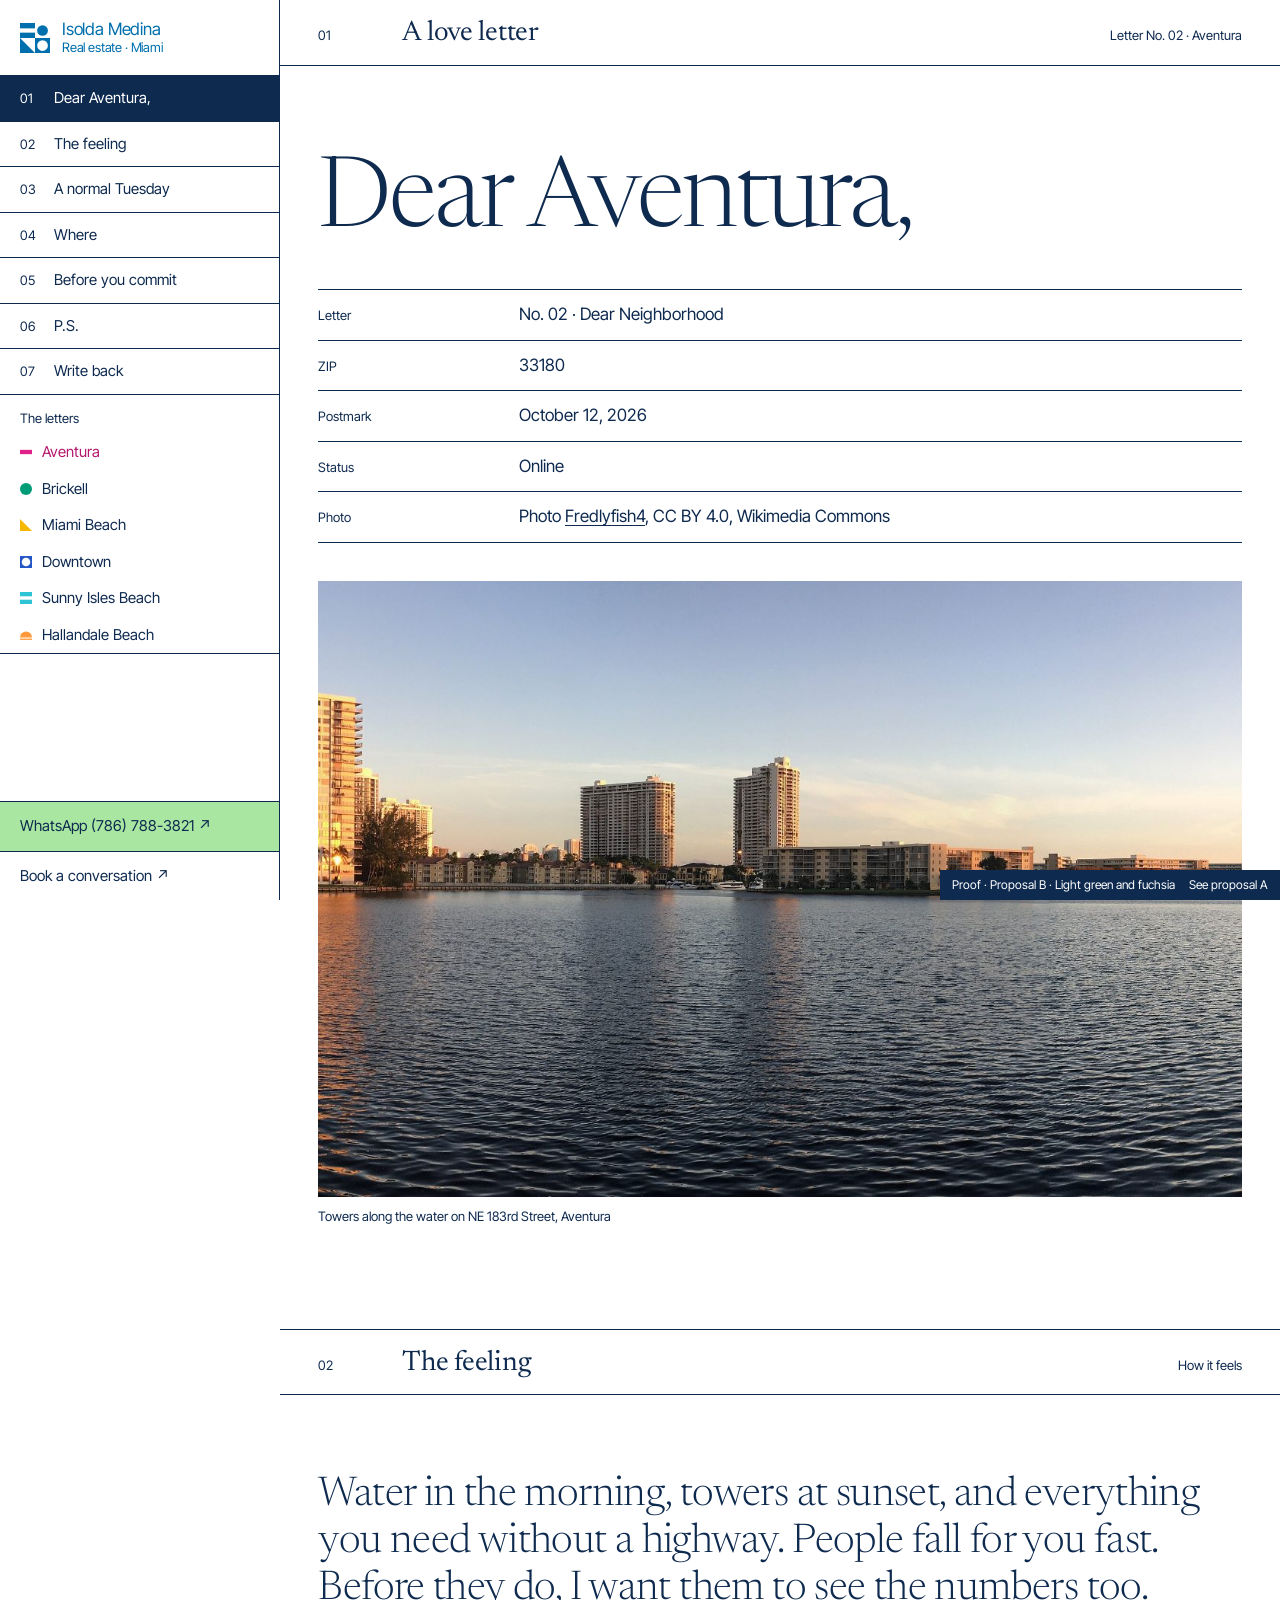
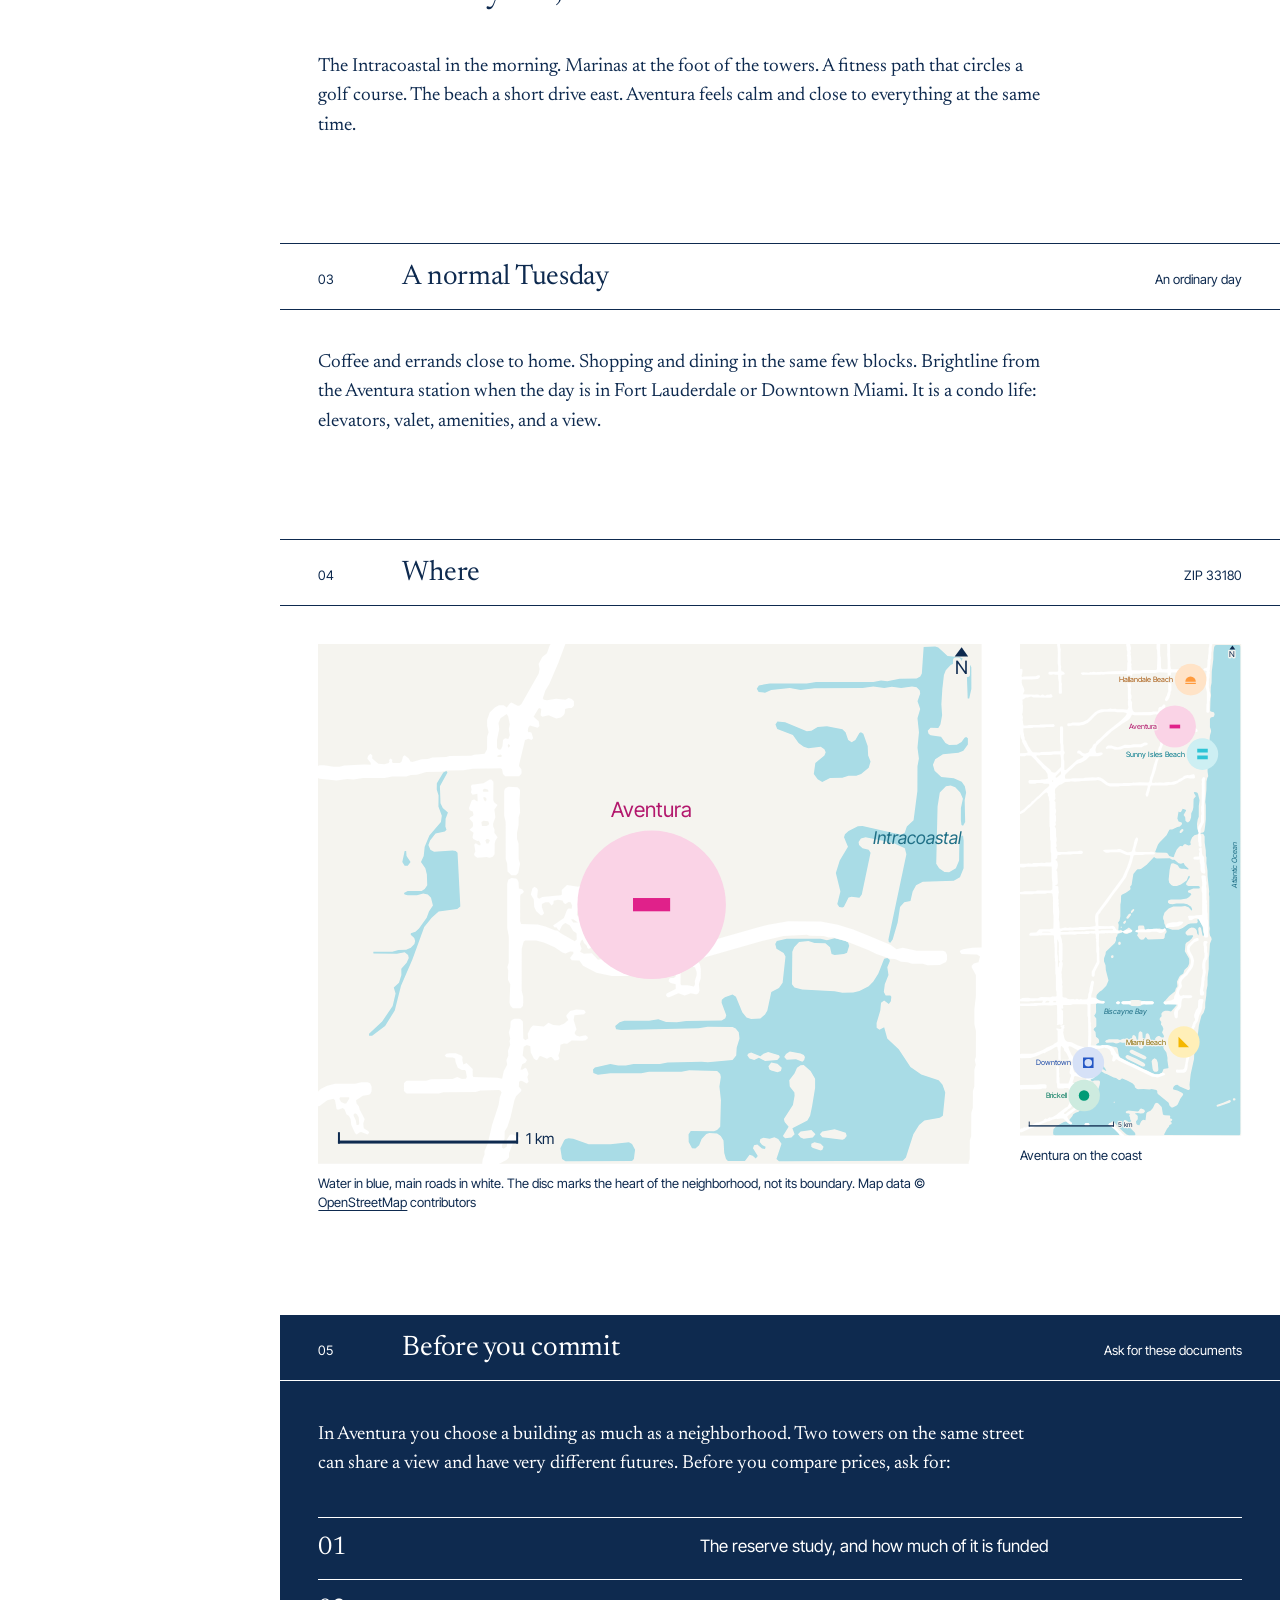
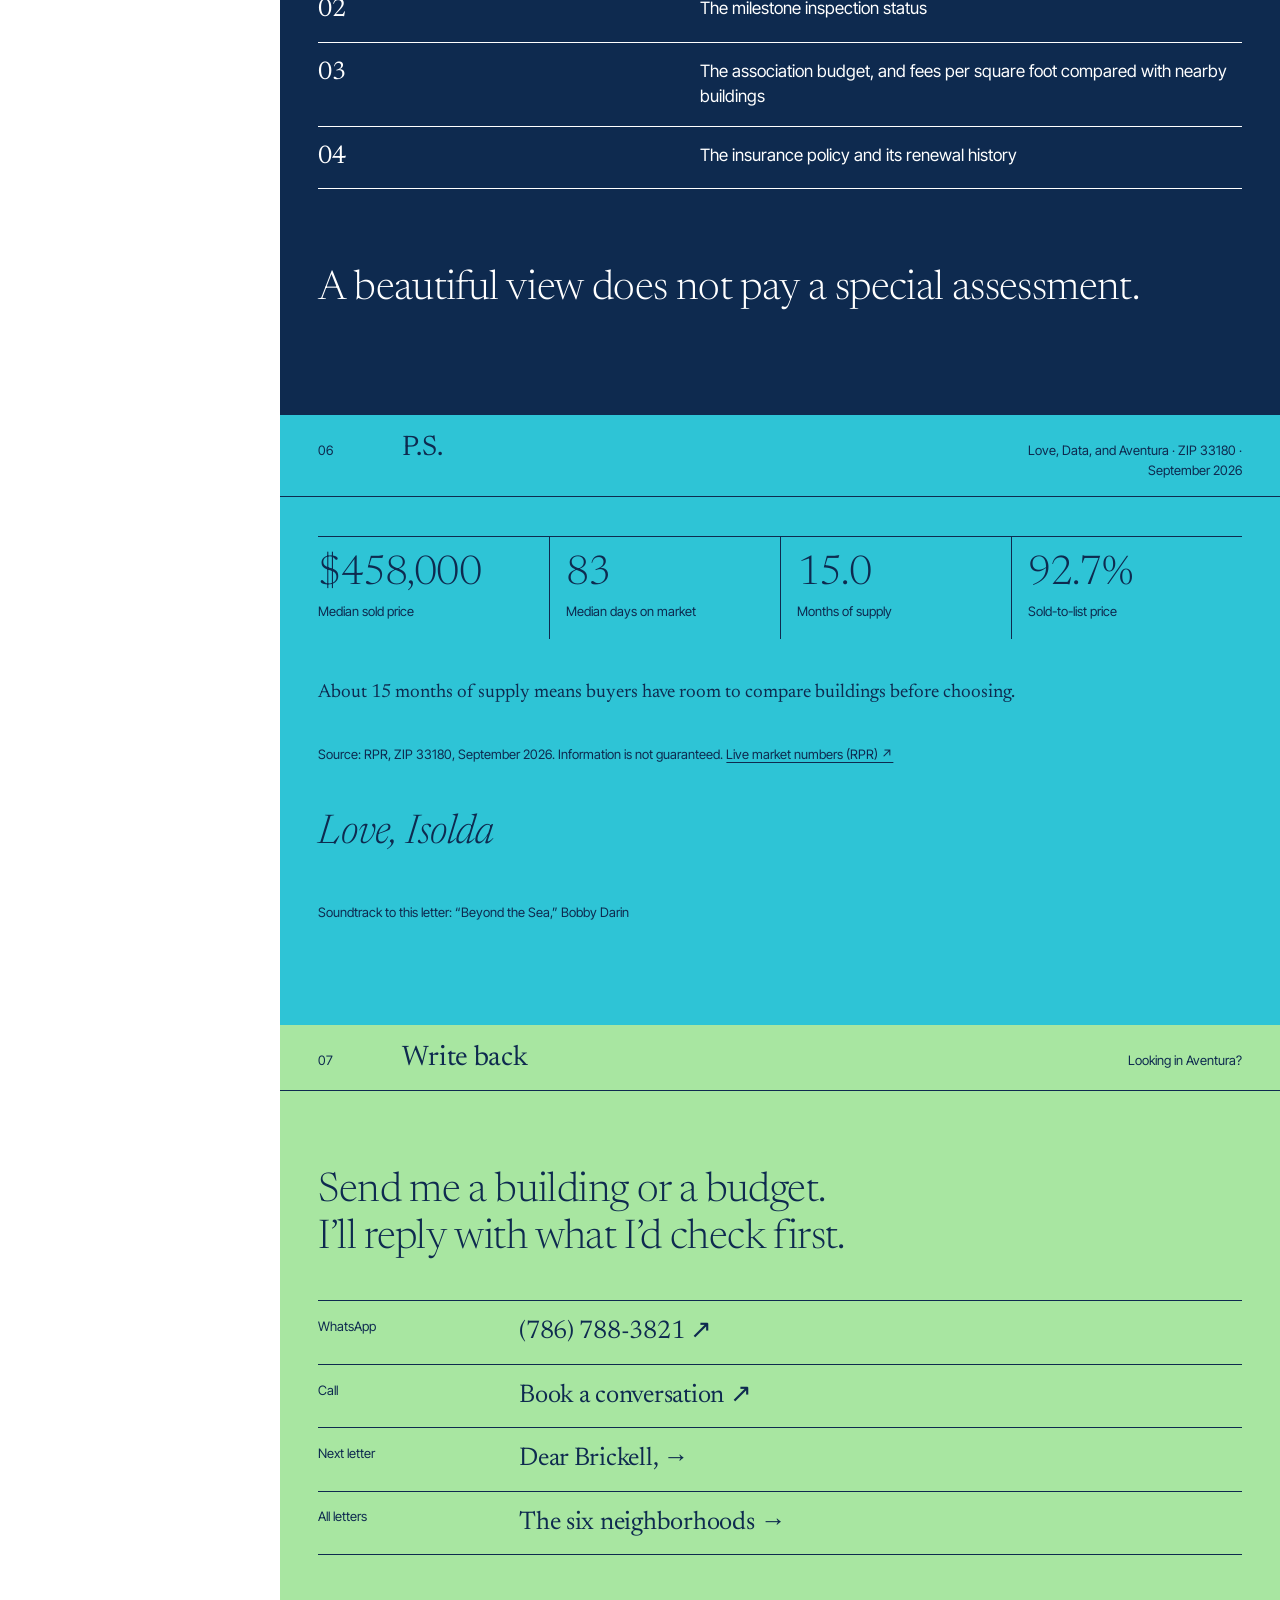
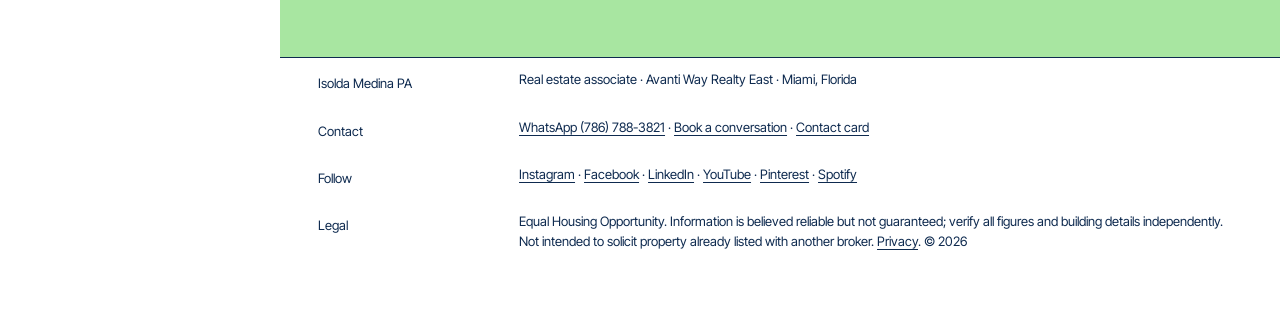
<file: B/dear-aventura/index.html>
<!doctype html>
<html lang="en">
<head>
<meta name="robots" content="noindex, nofollow">
<meta charset="utf-8">
<meta name="viewport" content="width=device-width, initial-scale=1, viewport-fit=cover">
<title>Dear Aventura, · Living in Aventura, FL · Isolda Medina</title>
<meta name="description" content="A love letter to Aventura: the feeling, a normal Tuesday, what to read before you commit to a condo, and ZIP 33180 numbers (RPR, Sep 2026).">
<link rel="canonical" href="https://isoldamedinapa.com/dear-aventura/">
<meta property="og:type" content="article">
<meta property="og:title" content="Dear Aventura, · Living in Aventura, FL · Isolda Medina">
<meta property="og:description" content="A love letter to Aventura: the feeling, a normal Tuesday, what to read before you commit to a condo, and ZIP 33180 numbers (RPR, Sep 2026).">
<meta property="og:url" content="https://isoldamedinapa.com/dear-aventura/">
<meta property="og:image" content="https://isoldamedinapa.com/assets/img/og-image.png">
<meta name="twitter:card" content="summary_large_image">
<meta name="theme-color" content="#FBF5EC">
<link rel="icon" href="../assets/img/favicon.svg" type="image/svg+xml">
<link rel="preconnect" href="https://fonts.googleapis.com">
<link rel="preconnect" href="https://fonts.gstatic.com" crossorigin>
<link href="https://fonts.googleapis.com/css2?family=Inter+Tight:wght@400&family=Newsreader:ital,opsz,wght@0,6..72,300;0,6..72,400;1,6..72,300;1,6..72,400&display=swap" rel="stylesheet">
<link rel="stylesheet" href="../assets/css/style.css">
</head>
<body>
<a class="skip" href="#main">Skip to content</a>
<aside class="rail" aria-label="Index">
<a class="brand" href="../index.html"><svg class="mark" viewBox="0 0 716 716" aria-hidden="true" fill="currentColor"><rect x="0" y="0" width="358" height="128"/><circle cx="538" cy="179" r="128"/><rect x="0" y="230" width="358" height="128"/><polygon points="0,358 0,716 358,716"/><path fill-rule="evenodd" d="M358 358H716V716H358Z M410 538a128 128 0 1 0 256 0a128 128 0 1 0 -256 0Z"/></svg><span>Isolda Medina<small>Real estate · Miami</small></span></a>
<details class="toc" open><summary>Index</summary>
<nav aria-label="Chapters"><ol><li><a href="#letter" data-tone="ivory"><span>01</span>Dear Aventura,</a></li><li><a href="#feeling" data-tone="ivory"><span>02</span>The feeling</a></li><li><a href="#tuesday" data-tone="ivory"><span>03</span>A normal Tuesday</a></li><li><a href="#where" data-tone="ivory"><span>04</span>Where</a></li><li><a href="#commit" data-tone="ink"><span>05</span>Before you commit</a></li><li><a href="#ps" data-tone="blue"><span>06</span>P.S.</a></li><li><a href="#write" data-tone="pink"><span>07</span>Write back</a></li></ol></nav>
<div class="rail-letters"><p>The letters</p><ul><li style="--c:#E0218A;--ct:#B3186D"><a href="../dear-aventura/index.html" aria-current="page"><svg class="glyph" viewBox="0 0 358 358" aria-hidden="true" fill="currentColor"><rect y="115" width="358" height="128"/></svg>Aventura</a></li><li style="--c:#009B77;--ct:#00785C"><a href="../dear-brickell/index.html"><svg class="glyph" viewBox="0 0 358 358" aria-hidden="true" fill="currentColor"><circle cx="179" cy="179" r="179"/></svg>Brickell</a></li><li style="--c:#F5B700;--ct:#8A6A00"><a href="../dear-miami-beach/index.html"><svg class="glyph" viewBox="0 0 358 358" aria-hidden="true" fill="currentColor"><polygon points="0,0 0,358 358,358"/></svg>Miami Beach</a></li><li style="--c:#2457C5;--ct:#1F4BA8"><a href="../dear-downtown/index.html"><svg class="glyph" viewBox="0 0 358 358" aria-hidden="true" fill="currentColor"><path fill-rule="evenodd" d="M0 0H358V358H0Z M51 179a128 128 0 1 0 256 0a128 128 0 1 0 -256 0Z"/></svg>Downtown</a></li><li style="--c:#2EC4D6;--ct:#00788A"><a href="../dear-sunny-isles-beach/index.html"><svg class="glyph" viewBox="0 0 358 358" aria-hidden="true" fill="currentColor"><rect width="358" height="128"/><rect y="230" width="358" height="128"/></svg>Sunny Isles Beach</a></li><li style="--c:#FF9A3C;--ct:#A85A10"><a href="../dear-hallandale-beach/index.html"><svg class="glyph" viewBox="0 0 358 358" aria-hidden="true" fill="currentColor"><path d="M0 251a179 179 0 0 1 358 0Z"/><rect y="285" width="358" height="40"/></svg>Hallandale Beach</a></li></ul></div>
</details>
<div class="rail-cta"><a class="pink" href="https://wa.me/17867883821?text=Hi%20Isolda%2C%20I%20read%20your%20letters%20to%20Miami.%20%28WEB%29">WhatsApp (786) 788-3821 ↗</a><a href="https://myavex.avantiway.com/CrmCalendar/agenda/4d791834f608772cd80d2600f37c3cb7">Book a conversation ↗</a></div>
</aside>
<main id="main"><section id="letter" class="band band--white band--first" aria-labelledby="letter-h">
<header class="ch"><span class="ch-no">01</span><h2 id="letter-h" class="ch-title">A love letter</h2><span class="ch-meta">Letter No. 02 · Aventura</span></header>
<p class="giant">Dear Aventura,</p>
<dl class="rows"><div><dt>Letter</dt><dd>No. 02 · Dear Neighborhood</dd></div><div><dt>ZIP</dt><dd>33180</dd></div><div><dt>Postmark</dt><dd>October 12, 2026</dd></div><div><dt>Status</dt><dd>Online</dd></div><div><dt>Photo</dt><dd>Photo <a href="https://commons.wikimedia.org/wiki/File:Aventura_Florida_along_183rd_Street.jpg">Fredlyfish4</a>, CC BY 4.0, Wikimedia Commons</dd></div></dl>
<figure class="plate"><img class="photo" src="../assets/img/hoods/aventura.jpg" width="1214" height="809" alt="Towers along the water on NE 183rd Street, Aventura"><figcaption>Towers along the water on NE 183rd Street, Aventura</figcaption></figure>
</section>
<section id="feeling" class="band band--sand " aria-labelledby="feeling-h">
<header class="ch"><span class="ch-no">02</span><h2 id="feeling-h" class="ch-title">The feeling</h2><span class="ch-meta">How it feels</span></header>
<p class="statement">Water in the morning, towers at sunset, and everything you need without a highway. People fall for you fast. Before they do, I want them to see the numbers too.</p><p class="text">The Intracoastal in the morning. Marinas at the foot of the towers. A fitness path that circles a golf course. The beach a short drive east. Aventura feels calm and close to everything at the same time.</p>
</section>
<section id="tuesday" class="band band--white " aria-labelledby="tuesday-h">
<header class="ch"><span class="ch-no">03</span><h2 id="tuesday-h" class="ch-title">A normal Tuesday</h2><span class="ch-meta">An ordinary day</span></header>
<p class="text">Coffee and errands close to home. Shopping and dining in the same few blocks. Brightline from the Aventura station when the day is in Fort Lauderdale or Downtown Miami. It is a condo life: elevators, valet, amenities, and a view.</p>
</section>
<section id="where" class="band band--sand " aria-labelledby="where-h">
<header class="ch"><span class="ch-no">04</span><h2 id="where-h" class="ch-title">Where</h2><span class="ch-meta">ZIP 33180</span></header>
<div class="where-grid"><figure class="map"><svg class="map-svg" xmlns="http://www.w3.org/2000/svg" viewBox="0 0 143 112" role="img" aria-label="Map of Aventura, ZIP 33180"><rect width="143" height="112" fill="#F5F4EF"/><path fill="#A9DCE6" fill-rule="evenodd" d="M123.33 64.37 123.00 64.21 122.92 63.67 126.79 45.33 126.45 44.00 124.00 42.87 118.00 41.63 117.00 41.89 116.49 42.67 116.59 43.33 117.33 44.01 118.67 44.35 119.07 45.00 117.18 54.00 116.67 54.69 115.00 54.44 114.33 54.60 113.33 56.62 113.00 56.80 112.33 56.66 111.90 56.00 112.57 53.33 111.59 49.33 112.43 46.67 114.20 43.67 113.35 41.67 113.55 41.00 114.33 40.28 116.33 39.29 117.33 39.21 125.67 41.11 126.43 40.67 126.89 39.33 128.34 38.00 129.16 31.67 129.18 26.33 129.49 24.67 129.18 22.33 129.50 19.00 129.18 16.00 129.77 14.00 129.19 12.33 129.77 10.67 129.67 10.00 129.00 9.33 128.00 9.17 125.67 9.49 123.67 9.22 122.00 9.49 119.67 9.14 117.33 9.49 107.00 9.51 104.00 9.89 101.67 9.49 97.67 9.91 96.33 10.50 94.95 10.33 94.55 9.67 95.00 8.93 97.33 8.51 105.33 8.49 107.33 8.17 119.67 8.18 121.33 7.86 122.67 8.00 125.33 7.51 129.00 7.45 129.78 7.00 130.12 6.33 130.51 0.67 133.00 0.52 133.67 0.75 135.67 2.57 138.33 2.88 139.48 3.33 140.25 4.00 140.78 5.00 140.80 9.67 140.33 11.76 140.00 11.75 139.81 6.33 139.13 5.00 138.00 4.29 137.00 4.22 136.33 4.54 135.28 5.67 134.88 6.67 134.54 9.67 134.33 13.00 134.49 15.33 134.12 17.33 133.67 18.08 132.00 18.05 131.39 18.67 131.57 19.33 132.00 19.67 134.26 20.00 135.21 21.33 136.00 21.78 137.67 21.71 138.67 21.12 139.33 20.21 139.67 20.06 140.04 20.33 140.04 21.67 139.07 23.00 138.00 23.46 134.67 23.76 133.00 24.85 132.51 26.00 132.87 27.33 134.32 28.67 137.00 28.95 138.71 29.67 139.38 30.67 139.66 32.00 139.35 33.67 139.46 38.33 139.00 39.15 138.66 39.00 138.53 38.00 138.54 35.33 138.97 33.33 138.39 32.00 137.33 30.87 136.33 30.51 135.32 30.67 133.99 32.00 133.51 35.00 133.22 47.33 133.84 48.33 135.00 49.15 136.00 49.19 137.45 48.33 138.15 46.67 138.20 42.67 138.67 41.25 139.00 41.32 139.13 42.33 139.12 48.33 138.33 50.28 137.00 51.04 130.33 51.21 128.88 52.00 128.14 53.33 127.67 55.40 126.33 55.67 125.42 56.67 124.91 60.00 123.83 63.67 123.33 64.37ZM108.67 29.73 107.67 29.16 106.84 28.00 107.17 25.67 109.13 24.00 109.40 23.33 109.12 22.67 108.33 22.13 105.67 22.45 104.67 22.16 103.55 21.33 102.33 19.61 98.96 18.33 98.57 17.33 99.00 16.70 100.67 16.87 105.33 18.78 106.33 18.68 107.67 17.88 109.67 17.74 113.00 18.37 113.68 19.00 114.25 20.67 115.00 21.15 115.80 20.67 116.67 19.20 117.00 19.03 117.51 19.33 118.45 22.00 118.55 24.00 119.07 25.33 118.67 26.67 117.03 28.00 116.00 28.38 114.33 28.37 113.00 28.82 110.33 28.88 108.67 29.73ZM11.67 84.44 11.00 84.41 11.00 83.97 13.82 81.33 16.09 78.00 16.72 75.33 16.33 74.00 17.45 73.00 17.97 71.33 17.95 70.00 19.10 68.67 19.56 67.67 19.41 67.00 18.67 66.43 17.00 66.76 11.93 66.67 11.93 66.33 16.00 66.31 17.33 65.92 19.00 65.91 20.00 65.47 20.78 64.67 20.93 64.00 20.74 63.33 19.98 62.67 20.00 62.33 21.00 62.02 21.76 61.33 23.42 59.00 23.91 57.67 24.77 56.33 24.35 54.67 23.67 53.99 22.67 53.79 21.33 54.13 19.33 54.13 18.67 54.00 18.52 53.67 19.33 53.21 22.33 53.20 23.00 52.82 23.54 52.00 23.46 49.67 23.13 48.33 22.19 47.00 22.78 45.67 22.99 43.67 24.00 41.27 26.49 38.33 26.68 37.00 25.95 35.00 25.98 32.67 25.59 31.33 25.61 30.00 27.00 27.70 27.67 27.36 27.90 27.67 26.27 30.67 26.40 34.33 26.89 35.33 28.00 36.33 27.50 37.67 27.45 39.33 27.69 40.00 27.33 40.41 25.33 40.84 24.15 42.33 23.79 43.33 24.22 44.33 25.00 44.77 29.00 44.50 29.67 44.59 30.07 45.00 30.67 56.58 30.00 57.11 26.00 57.66 24.50 59.00 22.89 61.00 20.34 68.00 17.89 73.67 16.54 79.00 14.46 82.33 11.67 84.44ZM19.33 47.80 18.67 47.80 18.17 47.00 18.67 44.60 19.00 44.59 19.08 45.67 19.95 47.00 19.33 47.80ZM126.00 111.34 99.33 111.46 98.79 111.00 99.88 107.67 99.17 106.67 98.33 106.27 97.33 106.62 96.00 106.38 95.32 106.67 95.19 107.33 95.67 107.93 96.46 108.33 96.33 108.84 95.67 108.70 94.67 107.86 93.96 108.00 93.73 108.67 94.77 110.33 94.33 110.85 93.67 110.25 93.00 110.07 92.00 111.42 88.33 111.41 87.92 111.00 87.54 109.67 87.38 107.00 86.79 106.00 86.00 105.47 84.33 105.36 83.67 105.57 82.67 106.65 82.13 108.00 81.33 108.73 80.60 108.67 79.88 107.33 79.85 105.67 80.33 104.93 85.33 104.97 86.00 104.75 86.67 104.00 86.83 98.33 86.50 95.33 86.81 93.33 86.67 92.65 86.01 92.00 80.00 91.84 78.33 92.16 71.33 92.18 69.67 92.49 63.00 92.51 60.33 92.83 59.33 92.46 59.26 91.67 59.67 91.25 63.00 90.48 64.67 90.82 66.33 90.82 68.00 90.51 73.67 90.49 75.33 90.18 82.67 90.00 84.00 90.15 89.33 89.67 90.12 88.67 90.22 87.00 90.83 85.00 90.67 83.65 90.00 82.87 89.33 82.55 84.00 82.50 82.00 82.82 65.33 83.17 64.23 83.00 64.04 82.33 65.00 81.51 66.00 81.18 71.33 81.16 73.33 80.85 75.00 81.45 77.33 81.50 79.33 81.22 87.00 81.12 87.77 80.67 87.98 80.00 86.97 77.33 87.02 76.67 87.67 76.10 89.33 75.53 90.06 76.00 91.43 79.33 92.33 80.46 93.33 80.82 95.33 80.68 96.33 79.82 96.83 79.00 97.68 75.00 99.33 74.13 100.12 73.00 100.74 67.33 100.33 66.56 98.80 65.67 98.53 64.67 98.87 64.00 101.00 63.51 108.33 63.54 109.67 63.86 111.33 63.42 113.67 64.00 114.23 64.33 114.47 65.00 114.00 66.51 113.33 66.81 111.33 67.02 110.67 66.78 110.34 65.33 109.33 64.46 107.00 64.43 105.67 64.02 103.67 64.24 102.61 65.33 102.21 66.33 102.13 73.33 102.67 74.00 104.33 74.46 111.33 74.84 113.00 75.16 115.33 75.12 116.67 74.80 118.67 73.73 119.67 72.75 120.75 71.00 122.00 67.85 122.67 67.66 123.15 68.00 123.23 68.33 122.68 69.67 122.93 71.33 122.14 73.33 121.93 75.00 122.33 75.74 123.33 75.72 123.55 76.00 123.44 77.00 123.00 77.56 122.00 76.83 121.33 77.33 121.17 79.00 120.37 81.67 120.38 82.67 121.00 83.15 122.00 82.57 122.67 85.03 125.14 87.33 127.67 91.15 130.00 92.75 133.74 94.00 134.58 95.00 135.16 96.67 134.65 101.67 134.00 102.11 130.67 102.66 129.53 103.67 128.29 105.67 126.69 110.67 126.00 111.34ZM98.98 89.67 99.53 89.00 99.33 88.61 97.00 87.93 96.00 88.28 95.33 88.84 93.33 88.01 92.67 88.29 92.52 88.67 92.98 89.33 94.00 89.65 95.00 89.15 96.33 89.84 98.98 89.67ZM104.37 90.00 104.77 89.67 104.94 89.00 104.67 88.57 104.00 88.25 101.67 87.79 100.85 88.33 100.46 89.00 101.00 89.61 103.00 89.48 104.37 90.00ZM99.75 92.00 99.94 91.33 99.00 90.47 97.67 90.19 97.06 91.00 97.28 91.67 97.67 91.88 99.00 92.28 99.75 92.00ZM102.02 106.33 102.71 105.67 102.22 104.33 105.46 102.67 106.04 101.67 106.46 99.67 107.12 95.67 107.12 93.67 106.14 92.00 104.67 90.73 104.00 90.78 103.22 91.33 102.67 92.53 101.55 94.00 101.66 95.33 102.66 96.67 102.70 97.33 102.34 99.33 100.39 102.33 100.56 103.00 101.42 104.00 100.18 106.00 100.67 106.53 102.02 106.33ZM113.42 106.67 113.94 106.00 113.72 105.33 111.33 104.55 108.67 105.06 108.14 105.67 108.67 106.28 113.00 106.83 113.42 106.67ZM106.62 106.33 107.20 105.67 106.33 104.72 104.00 105.04 103.43 105.67 103.98 106.33 104.67 106.59 106.62 106.33ZM67.67 111.41 53.33 111.48 52.59 111.00 52.23 108.67 53.03 107.00 53.33 106.66 54.00 106.51 55.00 106.62 58.33 107.82 63.00 107.82 67.00 107.35 67.67 107.72 68.33 109.00 68.07 111.00 67.67 111.41ZM108.70 109.00 108.94 108.33 108.33 107.70 107.00 107.36 106.29 107.67 106.30 108.33 106.67 108.62 108.33 109.15 108.70 109.00Z"/><path fill="#FFFFFF" fill-rule="evenodd" d="M4.00 29.39 0.33 29.05 0.00 28.86 -0.22 28.33 -0.10 26.33 0.33 26.12 1.33 26.11 3.33 26.43 4.67 26.44 5.67 26.19 10.00 25.94 11.33 26.03 11.38 25.67 10.62 24.67 10.85 24.00 11.33 23.64 11.70 24.00 11.67 24.67 13.00 25.80 14.33 25.90 15.23 25.67 15.40 25.33 15.31 25.00 15.67 24.65 16.03 25.00 15.94 25.33 16.11 25.67 17.67 25.67 18.01 25.33 18.33 24.24 18.67 23.97 19.56 24.67 19.92 25.33 20.33 25.42 22.33 24.85 23.67 24.76 24.67 24.45 27.67 24.33 28.33 24.12 33.00 24.10 33.67 23.86 35.90 23.67 36.43 22.67 36.45 20.00 36.76 19.00 36.45 17.67 36.45 16.33 37.00 14.78 38.11 13.67 39.00 13.18 40.00 13.19 40.67 13.66 41.33 12.80 41.67 12.63 43.00 13.33 43.33 13.33 43.81 13.00 47.57 6.33 47.75 5.33 47.53 4.33 48.33 2.78 49.34 2.00 50.00 0.12 50.67 -0.22 52.67 -0.22 53.30 0.00 51.82 4.00 49.82 8.67 48.99 10.00 48.45 11.67 48.67 12.00 49.33 12.10 51.33 11.78 53.33 11.99 54.00 11.62 54.67 11.84 55.15 12.33 55.15 13.33 54.67 13.80 54.00 13.77 53.26 14.00 53.15 15.00 52.91 15.33 52.33 15.82 51.33 16.05 49.67 15.34 48.33 15.70 47.96 15.33 48.12 14.00 47.67 13.77 47.45 14.00 46.46 15.67 47.56 16.67 47.72 17.67 47.33 18.04 45.67 17.55 45.32 18.00 45.21 18.67 45.33 19.00 45.67 18.95 46.00 19.14 46.37 20.33 46.00 20.69 45.33 20.43 44.61 20.67 43.33 26.00 43.34 26.33 43.82 27.00 43.88 27.67 43.81 28.00 43.33 28.48 40.33 28.48 39.85 28.00 39.66 27.00 39.33 26.78 33.33 26.89 31.33 27.22 27.67 27.24 26.67 27.55 23.33 27.57 21.33 28.15 20.00 28.24 19.00 28.55 16.00 28.57 14.33 28.88 9.67 28.90 7.67 29.22 6.33 29.10 4.00 29.39ZM39.45 22.67 39.76 22.00 39.86 20.67 40.33 20.30 41.00 20.49 41.33 19.67 41.12 18.33 41.33 17.33 41.01 15.67 40.67 15.11 39.33 15.98 38.90 17.00 39.06 18.33 38.57 20.67 38.58 22.33 39.00 22.81 39.45 22.67ZM41.07 22.33 41.39 22.00 41.33 21.75 41.00 21.54 40.88 22.00 41.07 22.33ZM39.51 24.33 39.62 24.00 39.33 23.79 38.71 24.00 38.64 24.33 39.51 24.33ZM37.00 46.05 36.33 45.91 34.33 46.05 33.78 45.67 33.63 45.33 33.91 44.67 33.67 43.26 34.00 42.94 34.67 43.37 35.00 43.36 35.01 43.00 34.67 42.41 34.33 42.43 33.47 42.00 33.29 41.67 33.52 40.67 32.65 40.00 33.33 39.43 33.43 39.00 33.33 38.43 32.63 37.67 32.81 37.33 33.42 37.00 33.50 36.67 33.33 36.11 32.67 35.85 32.53 35.33 33.15 33.67 33.67 33.53 34.33 33.93 34.42 33.67 34.33 32.25 33.33 32.46 32.95 32.00 33.08 31.33 32.95 30.67 33.15 30.33 35.67 30.02 37.00 29.20 37.33 29.20 37.80 29.67 37.77 33.67 38.00 34.14 38.69 34.67 38.01 35.67 38.22 37.33 37.74 38.67 37.76 39.33 38.04 40.00 38.00 40.67 38.70 41.67 38.25 42.33 38.08 43.00 38.05 45.33 37.67 45.82 37.00 46.05ZM42.67 49.83 41.67 49.83 40.85 49.00 40.76 47.33 40.45 46.33 40.44 38.33 40.12 37.00 40.12 31.67 40.33 31.12 41.00 30.78 43.00 30.85 43.48 31.33 43.55 31.67 43.43 33.67 43.55 36.33 43.24 37.33 43.22 39.00 42.89 40.67 42.90 42.00 43.22 43.00 43.24 46.33 43.54 47.33 43.15 49.33 42.67 49.83ZM36.75 31.67 36.54 31.33 36.00 31.19 35.67 31.22 35.49 31.67 35.67 31.86 36.67 31.83 36.75 31.67ZM36.28 33.67 36.30 33.33 36.03 33.00 35.67 32.98 35.67 33.38 36.00 33.96 36.28 33.67ZM36.73 39.00 36.90 38.67 36.67 38.21 35.67 38.09 35.21 38.33 35.33 39.20 36.33 39.22 36.73 39.00ZM36.71 43.00 37.05 42.33 36.68 42.00 36.33 42.00 36.07 42.33 36.30 43.00 36.71 43.00ZM43.67 78.48 42.00 78.48 41.51 78.00 41.26 77.33 41.43 73.33 40.94 72.33 41.00 70.33 40.79 69.67 41.10 68.67 41.11 63.00 40.78 61.33 40.77 51.67 41.00 50.79 41.67 50.43 42.67 50.51 43.00 50.79 43.22 51.33 43.29 52.67 44.00 52.87 44.37 53.33 44.19 53.67 43.66 54.00 43.57 54.33 43.56 59.67 43.78 60.33 47.33 60.45 49.00 60.85 51.00 61.67 51.67 61.77 52.31 62.33 55.33 64.08 55.76 63.67 55.72 62.33 55.00 61.87 54.28 60.67 53.33 60.12 53.00 60.26 52.60 60.67 52.00 61.84 51.33 61.06 51.00 61.08 50.65 60.67 53.00 59.02 53.67 57.24 54.00 56.97 54.67 57.05 54.76 56.33 54.44 55.67 54.00 55.62 53.33 56.04 53.00 55.86 52.67 55.25 51.67 55.09 50.79 55.33 50.70 56.00 50.33 56.35 49.76 55.67 49.00 55.65 48.25 56.00 48.23 56.67 48.71 58.00 48.33 58.46 48.00 58.47 47.00 57.56 46.60 56.67 46.49 55.00 45.86 54.00 46.19 52.67 46.67 52.30 47.22 52.67 47.38 53.00 47.24 54.33 47.33 54.67 47.67 54.87 48.33 54.53 52.33 54.13 52.55 54.00 52.52 53.00 53.67 51.95 56.00 52.33 57.67 51.86 58.33 52.24 60.33 52.12 60.86 52.33 61.06 52.67 60.90 53.67 60.33 54.14 59.33 54.03 59.10 54.33 59.13 55.67 58.78 56.00 57.67 56.47 56.33 56.46 56.13 56.67 55.78 58.33 56.00 58.67 57.88 59.67 58.14 60.00 58.33 60.93 58.40 60.67 59.00 60.20 59.54 60.33 60.21 61.67 60.15 63.33 59.33 64.10 59.15 65.00 58.67 65.56 58.33 65.70 58.00 65.42 57.93 65.00 57.33 64.44 57.00 63.68 56.67 63.99 56.45 64.67 56.80 65.67 56.47 66.33 57.33 66.75 59.00 66.64 60.33 68.05 62.00 67.78 63.00 68.10 67.00 68.10 68.00 67.78 69.33 67.76 72.00 67.12 73.67 67.10 94.33 61.18 97.00 60.51 101.33 59.77 108.33 59.78 112.00 60.51 115.33 61.51 118.67 62.85 123.33 64.83 124.67 65.78 126.00 65.45 129.00 66.10 134.67 66.12 135.21 66.33 135.55 67.00 135.55 68.00 135.33 68.55 134.00 69.15 131.33 69.22 130.33 68.90 128.00 68.88 127.00 68.57 125.67 68.49 124.33 67.90 123.33 67.82 120.33 66.82 118.67 65.98 113.67 63.98 111.00 63.24 110.00 63.22 109.00 62.90 106.00 62.88 105.33 62.67 100.33 62.90 95.67 63.98 81.74 68.00 82.29 69.00 82.49 70.00 82.47 72.00 82.07 73.33 82.21 74.67 82.00 75.21 81.67 75.47 81.33 75.47 80.33 75.24 79.00 75.73 77.67 75.24 75.67 76.14 75.33 76.13 74.97 75.67 75.14 75.33 77.08 74.33 77.09 73.33 76.00 73.06 75.54 72.67 75.67 72.15 76.00 71.95 76.67 71.99 77.05 71.67 77.13 71.33 76.63 70.67 76.77 70.33 77.67 69.50 78.14 70.00 78.13 73.33 78.33 73.55 79.67 73.52 81.00 73.79 81.24 73.33 81.19 72.67 81.60 71.33 81.60 70.67 81.22 69.67 80.67 69.57 79.00 69.80 78.33 68.96 77.67 69.25 77.00 69.25 73.67 69.99 73.00 70.48 71.00 70.88 70.00 70.90 69.00 71.22 67.67 71.24 66.67 71.55 63.33 71.55 60.00 70.82 57.11 69.33 56.33 68.20 54.67 68.13 54.30 67.67 55.04 66.67 55.00 66.31 54.33 66.24 53.33 66.71 52.67 66.49 51.00 65.32 48.67 64.32 47.00 63.90 44.67 63.91 44.33 64.11 43.90 65.67 43.89 74.67 44.22 76.00 44.23 77.33 44.15 78.00 43.67 78.48ZM56.03 60.00 55.00 59.33 54.52 59.33 55.01 60.00 56.03 60.00ZM143.00 112.10 140.67 112.21 140.24 112.00 140.20 111.67 140.43 111.00 140.45 107.00 140.76 106.00 140.78 101.00 141.10 100.00 141.12 96.33 141.43 95.33 141.45 91.67 141.75 90.67 141.52 89.67 141.76 89.00 141.77 83.33 141.45 82.00 141.44 78.67 141.76 76.00 141.76 71.33 140.86 69.67 140.86 69.33 141.33 68.85 142.33 68.56 142.66 67.33 142.00 66.91 138.67 66.81 138.30 66.33 138.47 66.00 139.00 65.78 141.00 65.45 143.33 65.37 143.56 66.33 143.56 107.33 143.24 109.33 143.21 111.67 143.00 112.10ZM39.00 112.05 36.00 112.22 35.37 112.00 35.51 111.00 35.90 110.00 35.86 109.33 36.57 107.67 37.51 103.67 38.91 99.33 39.18 97.67 39.55 96.67 39.33 96.27 39.00 96.11 35.00 96.24 34.00 96.55 27.00 96.57 26.00 96.88 19.33 96.88 19.00 96.81 18.52 96.33 18.52 94.67 19.00 94.19 19.33 94.12 23.33 94.10 24.33 93.78 29.00 93.76 30.00 93.30 31.00 93.76 31.88 93.67 32.08 93.33 31.85 92.00 31.67 91.80 31.00 91.81 30.13 91.33 29.62 90.00 29.57 89.33 29.00 89.09 27.67 89.04 27.32 88.67 27.67 88.29 28.33 88.19 29.67 88.19 30.88 88.67 31.14 89.00 31.10 89.67 31.33 90.60 32.00 90.31 33.33 91.57 33.33 93.00 33.47 93.33 38.67 93.45 39.67 93.71 40.04 92.00 40.76 90.67 40.61 89.67 41.01 88.67 40.94 87.67 41.42 86.33 41.28 85.67 41.42 85.00 41.12 83.67 41.43 82.67 41.52 81.33 41.79 81.00 42.33 80.78 43.33 80.78 43.67 80.85 44.15 81.33 44.24 85.00 44.67 85.41 45.32 85.00 45.19 84.00 45.84 82.67 46.33 82.19 48.67 82.42 49.67 81.63 50.67 82.10 52.00 82.22 53.00 81.81 53.96 81.00 53.53 80.33 53.53 80.00 54.33 79.10 55.67 78.78 57.33 78.87 57.70 79.33 57.33 79.80 55.26 80.00 55.09 81.00 55.71 83.00 55.34 83.67 55.34 84.00 55.67 84.35 56.33 84.58 57.67 84.29 58.13 84.67 58.13 85.00 57.67 85.39 57.00 85.49 54.67 85.43 53.67 86.14 53.00 86.10 52.24 86.33 52.14 87.67 51.78 88.67 52.03 89.33 51.76 89.67 51.00 89.73 50.33 89.02 50.00 89.01 49.33 89.37 48.00 88.77 47.67 88.91 47.33 89.52 47.00 89.70 46.51 89.33 45.85 88.00 45.75 86.67 45.00 86.43 44.33 86.77 44.10 88.67 45.04 89.67 44.67 90.23 44.00 90.57 43.64 91.67 44.00 91.72 44.67 91.30 45.00 91.57 45.37 92.67 45.11 93.33 45.37 94.33 45.00 94.69 44.00 94.18 43.67 94.12 43.33 94.34 43.27 95.33 43.80 96.00 43.80 96.33 42.67 97.43 42.32 98.33 41.49 102.00 40.82 104.00 40.24 105.00 40.20 106.67 39.65 108.00 39.67 108.54 40.00 108.75 40.67 108.33 40.76 107.67 40.58 107.00 41.33 105.80 41.67 105.62 43.33 106.18 43.69 106.67 43.33 107.04 42.23 107.00 41.18 109.67 41.14 110.67 40.67 111.16 39.00 112.05ZM10.67 105.70 9.33 105.18 9.00 105.20 8.33 105.69 8.00 105.43 7.18 103.67 7.02 102.33 6.67 101.73 6.13 101.33 5.73 100.33 5.33 100.01 4.33 100.37 4.00 100.18 3.67 98.33 3.33 98.01 2.00 98.33 0.33 99.54 0.00 99.62 -0.22 99.00 -0.22 97.00 0.09 96.33 0.67 95.84 2.00 95.18 3.67 94.78 8.00 94.76 9.33 94.44 10.67 94.45 11.21 94.67 11.55 95.33 11.55 96.33 11.33 96.88 11.00 97.15 9.67 97.32 8.20 98.33 8.32 99.00 8.82 99.67 8.98 100.33 10.05 102.33 9.75 103.33 9.87 104.33 10.86 105.00 11.03 105.33 10.67 105.70ZM6.08 99.00 6.72 98.00 6.71 97.67 4.78 97.67 4.59 98.00 4.98 98.67 5.67 99.01 6.08 99.00ZM8.70 103.67 8.90 103.33 8.77 102.00 8.40 101.33 8.00 101.13 7.70 101.33 7.67 101.67 8.16 102.67 8.31 103.67 8.70 103.67Z"/><text x="129.0" y="43.0" font-size="3.7800000000000002" fill="#1F6F86" text-anchor="middle" font-style="italic" font-family="Newsreader, Georgia, serif">Intracoastal</text><circle cx="71.9" cy="56.2" r="16.0" fill="#FAD3E6"/><g fill="#E0218A" transform="translate(67.88 52.17) scale(0.02235)"><rect x="0" y="115" width="358" height="128"/></g><text x="71.9" y="37.2" font-size="4.5" fill="#B3186D" text-anchor="middle" font-family="Inter Tight, Helvetica Neue, Arial, sans-serif" stroke="#F5F4EF" stroke-width="1.57" paint-order="stroke" stroke-linejoin="round">Aventura</text><g fill="#0E2A4F"><rect x="4.3" y="107.0" width="38.8" height="0.65"/><rect x="4.3" y="105.2" width="0.43" height="2.45"/><rect x="42.7" y="105.2" width="0.43" height="2.45"/></g><text x="44.9" y="107.7" font-size="3.24" fill="#0E2A4F" text-anchor="start" font-family="Inter Tight, Helvetica Neue, Arial, sans-serif" stroke="#F5F4EF" stroke-width="1.13" paint-order="stroke" stroke-linejoin="round">1 km</text><text x="138.7" y="6.5" font-size="3.9600000000000004" fill="#0E2A4F" text-anchor="middle" font-family="Inter Tight, Helvetica Neue, Arial, sans-serif" stroke="#F5F4EF" stroke-width="1.39" paint-order="stroke" stroke-linejoin="round">N</text><polygon points="138.7,0.7 137.2,2.7 140.1,2.7" fill="#0E2A4F"/></svg><figcaption>Water in blue, main roads in white. The disc marks the heart of the neighborhood, not its boundary. Map data © <a href="https://www.openstreetmap.org/copyright">OpenStreetMap</a> contributors</figcaption></figure><figure class="map map--context"><svg class="map-svg map-svg--overview" xmlns="http://www.w3.org/2000/svg" viewBox="0 0 126 280" role="img" aria-label="Map of Miami with the six neighborhoods of the letters, from Brickell to Hallandale"><rect width="126" height="280" fill="#F5F4EF"/><path fill="#A9DCE6" fill-rule="evenodd" d="M125.00 279.74 82.33 279.73 82.06 279.33 83.67 276.30 84.75 275.00 85.13 274.00 86.37 273.33 86.33 272.55 86.00 272.07 85.63 272.00 86.33 271.72 86.81 271.00 86.33 270.39 85.63 270.33 85.40 270.00 85.63 269.33 85.33 268.62 82.33 268.45 81.43 268.00 80.71 263.67 78.82 261.67 78.00 261.23 76.90 261.67 75.72 264.33 74.33 265.91 72.67 266.61 72.00 267.30 71.46 271.33 70.33 271.04 69.67 271.22 68.95 272.00 68.00 274.04 67.00 273.93 66.33 273.41 66.03 272.00 67.07 270.67 67.08 269.00 66.67 268.22 65.66 267.67 65.64 267.33 67.00 267.10 68.67 267.43 70.33 267.33 71.18 266.33 70.80 265.33 69.00 264.60 68.33 264.92 67.67 265.96 67.00 266.25 61.67 265.67 60.29 266.33 60.29 267.00 60.67 267.33 62.00 267.38 62.59 267.67 62.18 268.67 62.72 269.67 62.72 270.67 63.42 271.67 62.68 272.33 62.00 272.44 60.33 271.22 59.67 271.07 59.30 271.33 59.27 272.00 65.46 278.33 65.80 279.33 65.33 279.78 62.00 279.82 60.67 279.39 55.41 274.67 54.80 273.67 53.33 272.18 52.67 271.85 50.67 273.28 50.62 274.00 53.67 276.20 55.83 278.33 56.60 279.33 56.33 279.73 20.00 279.83 19.00 279.48 18.87 278.33 19.06 276.33 20.67 274.61 25.00 272.25 26.33 272.00 28.33 273.40 29.33 273.33 29.38 272.67 28.27 271.67 28.16 271.00 29.79 269.00 30.33 267.84 31.67 266.92 33.33 266.40 35.33 264.08 38.67 262.39 39.46 261.67 39.89 260.67 40.21 255.33 40.84 253.00 40.55 251.67 41.00 250.23 41.33 250.17 41.67 250.58 42.95 253.33 43.67 253.94 44.33 253.76 44.68 253.33 45.39 251.00 45.62 249.33 45.01 248.67 42.33 248.55 41.00 249.18 40.57 248.67 40.45 248.00 40.67 247.67 42.67 246.73 43.67 245.67 43.55 242.67 45.00 239.51 45.67 238.84 46.58 239.33 48.45 241.67 49.18 243.00 49.00 243.18 46.67 241.78 46.00 241.73 45.52 242.33 46.33 243.39 48.33 244.63 49.33 244.88 53.33 246.90 54.67 247.23 56.33 248.36 57.00 248.32 58.00 247.49 58.33 247.49 61.00 248.58 64.00 250.20 65.19 251.33 65.56 252.67 66.67 253.42 67.33 253.66 70.33 253.50 73.67 253.78 75.00 253.50 77.67 254.09 78.16 254.67 78.22 255.67 78.55 256.33 84.66 261.33 85.21 263.00 86.33 263.99 87.00 263.99 89.02 263.00 89.80 262.33 91.31 259.00 92.94 256.67 92.77 256.00 92.00 255.43 89.67 254.28 87.33 253.71 87.12 253.00 87.67 251.85 88.67 251.18 89.67 251.05 91.00 252.02 95.67 254.10 96.33 254.05 96.78 253.33 96.55 251.00 97.21 245.00 99.12 236.33 99.21 234.00 100.21 227.00 101.46 221.00 101.88 217.33 103.32 211.67 104.57 210.00 105.46 207.33 105.51 204.33 106.12 200.00 106.21 197.33 106.82 194.33 106.84 190.00 107.49 185.00 107.51 178.67 107.82 177.00 108.18 170.67 109.15 168.33 109.01 167.33 108.22 166.00 107.91 164.00 108.08 162.00 107.83 160.33 107.83 144.00 107.59 142.33 107.78 141.00 106.84 132.33 106.79 129.00 106.18 125.00 106.22 121.67 105.88 120.67 105.82 117.67 105.18 113.00 105.16 109.67 104.67 108.54 104.00 108.13 103.00 108.11 102.74 107.67 104.33 107.37 105.00 106.68 105.46 103.67 105.83 99.67 105.82 91.67 105.52 90.00 106.16 83.00 106.21 78.33 106.66 76.33 107.21 75.33 106.84 72.67 106.84 70.00 107.46 66.67 107.55 64.67 108.06 63.33 107.65 62.00 108.00 61.60 110.00 61.34 110.61 60.67 110.33 59.95 108.67 59.59 108.00 59.00 107.83 56.00 108.21 52.00 108.83 50.00 108.78 49.00 108.18 47.33 108.19 42.67 108.67 41.93 110.33 41.45 110.82 40.33 110.67 39.33 110.33 38.89 108.67 38.40 108.31 38.00 108.51 31.33 108.83 29.33 108.58 27.33 108.67 24.33 109.12 22.00 109.24 15.67 110.12 8.67 110.18 5.00 110.54 2.00 111.00 0.83 112.00 0.50 124.67 0.52 125.33 0.87 125.50 1.67 125.50 278.33 125.41 279.33 125.00 279.74ZM87.33 121.46 85.00 120.79 84.11 119.33 83.33 118.88 77.67 118.81 77.15 118.67 77.01 118.33 78.53 114.33 79.33 113.14 83.47 109.00 85.00 105.94 85.33 105.72 86.67 105.70 89.67 104.29 91.00 104.01 92.05 103.00 92.31 102.33 92.09 101.67 90.33 101.15 89.63 99.33 90.33 95.45 91.00 95.76 91.67 95.71 92.67 93.88 94.33 94.37 94.63 94.67 94.54 95.00 93.18 97.33 94.09 98.67 94.25 100.67 95.00 101.45 95.67 101.61 96.80 100.67 97.46 98.67 97.55 96.33 98.38 94.67 98.75 93.00 98.88 88.33 100.16 86.67 98.99 84.67 99.33 84.28 100.33 84.40 101.00 84.76 101.37 85.33 102.26 89.00 101.84 92.33 101.82 98.33 101.21 100.00 100.83 102.33 100.88 105.00 101.91 107.67 101.33 108.34 99.33 108.87 98.00 110.26 97.20 112.00 97.01 113.00 97.31 114.00 97.00 114.54 96.00 114.70 94.00 113.90 93.22 114.33 92.67 115.26 91.33 115.06 90.67 115.51 89.28 117.00 87.96 120.00 87.76 121.00 87.33 121.46ZM91.75 107.67 93.06 106.33 93.03 105.67 92.67 105.40 92.00 105.55 90.96 106.67 91.00 107.66 91.75 107.67ZM79.33 245.04 77.00 245.11 75.00 244.41 57.33 235.87 56.32 234.33 55.63 230.33 55.00 229.66 48.33 228.33 45.67 228.82 43.58 228.67 43.42 228.00 45.05 227.00 45.05 225.67 44.67 224.86 43.26 223.67 43.01 221.00 41.93 219.67 42.16 219.00 43.33 218.01 43.49 217.33 43.45 213.33 42.25 211.67 43.02 210.67 43.35 209.67 43.26 205.00 44.00 204.52 47.33 204.78 48.00 204.39 48.15 204.00 47.67 203.33 45.33 203.04 44.00 202.37 43.55 201.67 43.55 200.33 43.87 199.67 45.33 198.14 46.67 197.16 49.14 194.67 50.41 191.67 48.88 185.67 48.72 183.00 47.84 180.67 47.88 179.00 48.71 176.67 48.90 175.33 54.05 170.33 54.70 168.67 54.62 167.33 55.34 166.33 55.67 164.96 57.00 164.77 58.33 163.80 59.67 165.01 61.00 165.12 63.34 164.00 63.81 163.33 63.42 162.67 62.00 161.51 58.67 163.86 57.67 162.90 57.33 162.80 56.33 163.20 55.99 163.00 56.23 160.00 55.87 158.67 56.67 157.67 57.16 155.00 57.18 148.33 57.49 146.67 57.58 143.33 58.00 142.80 60.33 141.72 62.77 140.00 62.95 139.33 62.68 138.33 63.55 137.33 64.57 131.00 66.43 128.67 67.00 128.25 68.33 128.32 69.07 128.00 72.15 125.67 76.33 121.28 77.33 122.01 78.00 122.16 85.33 122.01 86.67 122.94 88.00 122.93 90.33 124.83 91.67 125.21 93.00 124.72 93.33 124.86 93.87 126.00 96.01 128.00 96.03 128.33 95.67 128.44 93.67 128.00 92.00 128.05 91.00 127.67 89.67 125.91 87.33 124.85 86.26 125.00 85.88 125.67 85.21 128.67 84.66 134.33 84.99 136.00 86.33 137.39 87.33 137.79 89.33 137.82 91.67 137.02 94.92 134.67 95.92 132.33 96.33 132.06 96.70 132.33 96.67 133.05 94.65 136.33 94.67 137.00 95.00 137.47 96.00 137.90 101.67 137.86 102.40 138.33 102.41 139.00 102.01 139.33 98.67 139.21 95.67 140.61 95.67 141.39 97.18 142.00 97.60 142.67 96.33 144.14 95.00 144.91 91.67 145.49 86.00 145.53 84.58 146.00 84.23 146.67 84.33 147.33 85.33 148.02 87.00 148.17 89.00 147.84 93.33 147.84 95.33 148.29 97.44 149.67 98.00 150.95 98.02 151.67 97.67 151.83 96.00 149.93 94.00 149.20 92.00 149.49 87.33 149.54 84.67 150.61 82.33 152.97 81.54 155.33 81.55 156.67 82.07 157.67 82.16 159.00 83.00 161.02 83.67 161.60 86.67 162.79 90.33 162.72 92.67 161.72 95.67 159.61 97.00 159.21 100.67 159.01 101.29 158.33 100.99 157.00 101.33 156.63 102.01 157.00 104.00 160.91 104.80 165.33 104.67 166.06 104.33 166.27 104.00 166.08 103.14 162.00 102.73 161.33 102.33 161.19 101.67 161.66 101.50 162.33 101.78 164.67 101.67 166.01 100.99 165.00 100.60 163.00 100.00 162.21 99.00 161.62 97.67 161.54 96.33 161.98 94.33 164.00 94.33 165.00 95.33 166.01 98.33 165.84 98.66 166.33 97.83 167.67 96.33 169.14 94.67 170.21 94.22 171.00 93.88 175.00 96.38 179.33 96.38 182.00 95.67 183.74 93.61 185.67 93.02 187.67 91.33 188.86 90.65 189.67 89.38 192.33 89.66 195.00 88.66 196.33 88.33 197.81 85.00 200.50 81.93 204.00 82.00 204.76 83.00 205.40 84.33 205.18 88.33 205.17 89.18 205.33 89.31 205.67 86.00 209.38 84.33 208.88 82.67 208.88 81.33 209.53 80.49 210.67 80.68 212.00 79.66 213.00 79.55 214.00 80.47 215.33 80.27 216.67 81.11 217.67 81.69 219.33 80.90 221.33 81.90 223.00 82.00 223.81 81.67 224.17 80.67 224.13 79.33 223.33 78.67 223.23 77.67 223.84 76.85 225.00 78.00 226.79 79.33 227.46 80.67 227.13 82.00 225.74 82.28 226.00 82.12 228.00 81.63 229.67 81.98 230.67 83.38 232.67 84.00 235.67 83.99 237.33 84.59 241.33 84.33 241.70 82.33 241.88 81.67 242.22 80.99 244.00 79.33 245.04ZM64.07 153.00 65.06 151.67 65.00 151.04 64.67 150.87 63.85 151.33 63.16 152.33 63.33 153.30 64.07 153.00ZM61.72 156.33 63.04 154.67 63.23 154.00 63.00 153.36 62.00 153.85 60.60 155.67 60.67 156.34 61.00 156.52 61.72 156.33ZM59.73 159.33 60.42 158.33 60.33 157.69 60.00 157.53 59.33 157.86 58.73 158.67 59.00 159.37 59.73 159.33ZM70.35 168.33 71.67 166.94 72.67 168.10 73.33 168.32 81.67 168.01 82.34 167.33 82.58 165.33 83.54 164.00 83.35 163.00 82.67 162.25 81.33 162.50 79.33 162.00 74.00 162.41 73.00 162.17 71.33 162.72 70.97 162.33 70.81 161.00 70.33 160.29 67.67 160.29 67.22 161.00 67.25 162.67 66.02 163.33 65.89 163.67 66.04 164.00 67.12 164.33 67.22 164.67 66.72 166.00 68.22 168.00 69.00 168.45 70.35 168.33ZM57.94 161.67 58.00 161.08 57.40 161.00 57.33 161.65 57.94 161.67ZM57.05 171.33 57.44 170.67 57.33 170.00 57.00 169.62 56.33 169.62 55.90 170.33 56.00 171.00 56.33 171.38 57.05 171.33ZM53.10 178.67 53.32 177.67 53.00 177.29 52.33 177.27 51.89 177.67 51.73 178.33 52.33 178.94 53.10 178.67ZM68.68 206.00 70.00 205.22 75.33 205.12 76.00 204.72 76.15 204.33 76.00 203.95 75.33 203.55 70.00 203.41 67.67 202.74 63.67 202.84 62.00 203.45 58.67 203.55 57.80 204.33 58.67 205.12 62.00 205.22 63.67 206.12 67.00 206.26 68.68 206.00ZM56.33 205.00 56.87 204.33 56.33 203.67 55.67 203.56 54.96 204.00 54.96 204.67 55.33 205.00 56.33 205.00ZM69.72 230.33 70.21 229.67 70.41 225.33 69.88 224.33 69.68 221.33 68.67 220.51 68.00 220.86 67.55 221.67 67.26 225.67 67.68 226.33 67.83 227.33 67.39 229.33 67.85 230.00 68.67 230.52 69.72 230.33ZM73.09 228.67 73.82 227.67 74.28 225.00 73.67 222.65 73.00 221.89 72.33 221.73 71.66 222.33 71.45 224.33 71.07 225.33 71.67 228.02 72.33 228.73 73.09 228.67ZM66.06 228.67 66.22 226.67 66.60 225.67 66.01 223.67 65.00 222.72 64.33 222.90 64.00 223.32 63.74 224.67 63.33 225.07 58.67 224.84 57.00 225.51 55.67 225.18 50.67 225.18 49.00 225.65 48.52 226.33 48.67 226.72 49.33 227.12 53.00 227.01 54.67 227.49 55.67 227.45 57.00 226.83 58.33 227.16 61.33 227.15 63.00 228.23 64.33 228.73 65.33 228.99 66.06 228.67ZM71.31 236.67 72.15 235.67 71.33 234.61 64.00 231.11 63.33 231.05 62.55 231.67 62.39 232.33 63.33 233.24 70.33 236.57 71.31 236.67ZM70.65 240.67 71.11 240.33 71.40 239.67 70.67 238.61 66.33 236.23 61.67 234.26 61.00 234.14 60.22 234.67 60.06 235.33 61.00 236.40 69.67 240.58 70.65 240.67ZM78.01 243.67 78.67 243.01 78.82 242.33 78.46 238.33 77.80 236.67 76.67 235.94 75.51 236.67 74.96 237.67 75.54 242.00 75.95 243.00 76.64 243.67 78.01 243.67ZM122.27 260.00 122.71 259.67 122.71 259.00 122.33 258.68 121.67 258.68 121.29 259.00 121.28 259.67 121.67 259.99 122.27 260.00ZM113.53 263.33 119.33 261.23 120.05 260.67 120.01 260.00 119.33 259.79 118.67 259.95 115.67 261.28 112.33 262.38 111.86 263.00 112.33 263.60 113.53 263.33ZM53.92 261.33 54.00 260.75 53.42 260.67 53.33 261.25 53.92 261.33ZM39.00 274.33 39.48 273.67 39.00 273.00 37.67 272.88 36.96 273.33 36.96 274.00 37.33 274.33 39.00 274.33Z"/><path fill="#FFFFFF" fill-rule="evenodd" d="M23.33 28.39 22.55 28.33 22.19 28.00 22.12 27.67 22.10 21.67 21.78 20.00 21.67 17.78 21.33 17.58 20.00 17.55 19.00 17.25 18.00 17.55 17.00 17.55 16.33 17.21 16.13 16.67 16.19 16.33 16.67 15.85 21.33 15.76 21.76 15.33 21.76 12.67 21.46 11.00 21.57 5.00 21.43 2.33 21.12 0.67 21.23 0.00 21.67 -0.21 22.33 -0.21 22.77 0.00 22.90 2.00 23.22 3.00 23.10 5.00 23.23 12.00 23.48 13.00 23.32 14.33 23.67 15.55 24.67 15.85 25.47 16.67 25.47 17.00 25.21 17.33 23.78 17.67 23.58 18.00 23.57 21.67 23.88 22.67 23.77 24.00 23.89 27.33 23.81 28.00 23.33 28.39ZM1.00 278.15 0.00 278.10 -0.21 277.67 -0.15 276.67 0.67 275.86 1.33 275.89 2.33 275.20 3.33 275.42 4.33 275.10 5.33 274.29 6.00 274.33 7.00 274.01 7.67 273.44 9.00 272.84 9.67 272.61 10.33 272.67 13.33 271.39 13.80 270.67 14.33 270.37 14.67 270.29 15.33 270.56 15.94 270.33 16.67 269.62 17.33 269.75 18.33 269.57 21.02 268.00 22.11 267.00 26.12 264.00 27.00 263.75 28.10 261.67 28.12 258.67 28.43 257.67 28.57 256.33 28.18 255.33 28.02 254.00 27.67 253.11 27.33 252.91 25.33 252.90 24.67 253.14 22.00 253.22 21.67 253.15 21.19 252.67 21.10 250.67 20.78 249.67 20.76 241.67 20.46 240.67 21.00 239.45 21.33 239.19 22.00 239.12 22.33 239.33 22.42 239.67 22.23 240.67 22.24 244.00 22.39 244.67 22.24 246.33 22.48 247.00 22.58 250.00 22.78 250.33 27.55 250.33 28.35 248.33 28.51 247.33 29.02 246.33 29.10 245.67 29.00 245.24 28.30 244.67 28.28 243.67 28.67 241.67 28.35 240.33 28.00 239.73 27.33 239.43 23.00 239.49 22.33 239.33 21.85 238.33 21.77 233.33 21.90 232.33 21.51 231.00 21.33 229.47 21.00 229.35 20.00 229.66 17.67 231.16 15.00 232.33 14.00 233.05 13.33 233.00 9.33 234.82 6.00 235.81 0.67 235.89 0.00 235.77 -0.21 235.33 -0.10 233.67 0.67 233.44 7.00 233.43 8.33 233.16 12.67 231.35 14.00 230.68 15.00 229.94 18.67 228.35 19.67 227.51 21.23 226.67 21.44 226.00 21.42 220.33 20.63 219.33 21.00 218.87 22.67 219.33 23.00 219.33 23.49 219.00 23.60 218.33 22.98 217.67 23.33 217.04 23.67 217.33 25.00 216.96 25.36 217.33 25.12 218.00 25.36 218.67 24.68 219.33 24.88 220.00 24.57 221.33 25.32 224.67 25.67 225.36 26.33 226.08 27.00 226.57 29.33 226.85 33.00 228.68 36.00 229.52 36.67 229.99 38.00 229.94 38.67 229.33 38.90 222.33 38.76 212.67 38.45 211.67 38.42 205.67 38.00 205.18 30.00 205.24 29.00 205.55 24.67 205.67 24.45 206.00 24.70 207.33 24.33 207.71 23.62 207.67 23.60 208.00 24.33 208.78 24.55 209.33 24.49 216.33 24.00 216.89 23.33 216.99 22.67 216.77 21.33 217.04 20.97 216.67 21.22 216.00 21.11 206.33 20.89 205.67 20.00 205.57 18.00 205.89 14.00 205.77 10.33 205.90 9.33 206.22 8.33 206.23 0.33 206.21 -0.10 206.00 -0.21 205.67 -0.10 205.00 0.33 204.79 5.33 204.77 6.33 204.60 7.67 204.67 8.33 204.45 12.33 204.42 12.67 204.26 13.07 203.33 12.67 203.01 12.00 203.22 9.00 203.24 7.33 203.54 6.33 203.32 4.67 203.56 0.00 203.44 -0.21 203.00 -0.11 202.33 1.33 201.60 4.67 201.44 6.00 201.76 10.33 201.76 11.33 201.27 12.33 201.12 17.33 201.22 18.33 200.78 20.33 200.76 20.67 200.66 20.88 200.33 20.76 198.00 20.46 197.00 20.43 188.67 20.12 187.67 20.10 181.00 19.86 180.33 20.00 179.33 19.78 178.67 19.76 173.00 19.60 172.33 19.67 171.00 19.45 170.33 19.33 166.11 18.67 165.89 12.67 165.89 11.67 166.06 11.00 165.92 10.00 166.22 6.00 166.22 5.67 166.15 5.20 165.67 5.33 165.12 6.00 164.52 9.23 164.33 11.00 162.52 17.00 162.43 17.67 162.19 18.67 162.15 19.00 161.90 19.11 155.00 18.78 152.67 18.76 144.67 18.43 142.33 18.00 141.91 15.67 141.89 14.33 142.22 8.00 142.24 7.00 142.55 0.67 142.56 0.00 142.44 -0.21 142.00 0.00 141.23 1.67 141.10 2.67 140.78 8.67 140.77 10.00 140.45 17.33 140.35 18.23 140.00 18.42 139.67 18.44 137.33 18.43 135.67 18.12 133.33 18.09 127.00 17.89 126.67 10.67 126.57 9.67 126.88 3.67 126.90 2.67 127.22 1.67 127.23 0.33 127.21 0.00 127.10 -0.21 126.67 -0.10 125.33 0.33 125.12 3.67 125.10 4.67 124.85 6.67 125.10 7.67 124.78 11.33 124.76 12.00 124.61 14.00 124.76 15.00 124.45 17.33 124.42 17.76 124.00 17.77 123.00 17.76 119.33 17.45 118.33 17.43 112.33 17.12 111.33 17.10 104.67 16.78 103.67 16.76 89.67 16.52 89.00 16.43 87.33 15.85 86.33 15.89 85.33 15.73 85.00 15.00 84.46 13.64 85.33 11.00 87.91 10.00 88.59 5.67 92.91 4.67 93.59 2.33 95.83 0.33 96.80 0.00 96.76 -0.21 96.33 0.00 95.55 2.36 94.00 4.67 91.76 5.67 91.08 6.78 89.67 7.67 89.08 9.67 87.09 10.67 86.41 14.33 82.76 15.33 82.08 16.41 81.00 16.75 80.33 16.33 79.66 13.67 79.55 12.67 79.24 9.67 79.24 8.67 79.54 6.00 79.56 5.33 79.48 5.00 79.21 4.78 78.33 4.85 78.00 5.33 77.52 11.33 77.43 12.33 77.12 14.67 77.10 15.87 76.67 15.99 76.33 15.78 75.67 15.68 74.00 14.41 72.00 12.76 70.67 12.08 69.67 9.76 67.33 9.08 66.33 6.33 63.66 3.67 63.57 2.67 63.88 0.33 63.88 -0.10 63.67 -0.21 63.33 -0.21 62.67 0.00 62.23 3.67 62.10 4.45 61.67 1.18 55.67 1.22 54.67 0.52 53.67 -0.22 50.00 -0.21 14.67 0.00 14.23 0.67 14.12 1.00 14.19 1.48 14.67 1.22 17.00 0.91 18.00 1.00 18.55 1.33 18.74 2.33 18.45 9.00 18.43 10.33 17.78 11.00 17.85 11.47 18.33 11.24 19.00 10.55 19.67 10.00 19.88 6.33 20.22 1.33 20.24 1.00 20.45 0.98 22.00 1.32 23.33 2.15 25.00 2.54 26.67 1.72 28.67 8.33 28.90 9.67 28.78 10.67 28.94 11.33 29.32 11.67 29.32 12.33 28.85 13.00 28.78 14.33 29.42 15.33 28.85 16.67 28.89 17.67 28.53 18.16 29.00 18.47 29.67 18.47 30.00 18.21 30.33 17.33 30.56 8.00 30.49 7.33 30.40 6.33 29.92 4.33 30.48 3.33 30.51 2.00 31.48 1.47 31.67 1.34 32.00 1.55 32.67 1.44 34.33 1.71 35.00 1.55 39.00 1.08 40.00 1.48 40.67 1.72 42.00 1.44 43.33 1.71 44.00 1.67 44.67 2.00 46.22 2.33 46.42 4.00 46.43 5.00 46.12 11.00 46.10 11.67 45.86 18.33 45.76 19.00 45.62 19.80 46.33 19.67 46.87 19.00 47.22 15.00 47.24 14.33 47.48 13.00 47.55 7.67 47.57 7.00 47.81 2.11 48.00 1.91 48.33 1.90 50.00 2.22 51.00 2.32 52.33 2.72 53.33 2.66 54.33 3.48 55.33 4.66 58.00 6.67 61.02 7.33 61.67 11.33 61.76 12.00 61.52 17.67 61.43 19.67 61.12 22.67 61.09 23.00 60.89 23.11 60.33 23.10 57.67 22.78 56.00 22.78 47.67 22.85 47.33 23.33 46.85 24.21 47.00 24.55 47.67 24.57 57.00 24.81 57.67 24.91 60.67 25.54 62.00 24.99 63.00 24.89 63.67 24.90 65.67 25.22 66.67 25.23 71.33 25.33 71.73 26.00 71.77 26.67 71.41 32.45 66.00 35.00 65.01 35.96 64.33 36.04 64.00 35.00 63.49 33.67 62.34 33.00 62.38 32.67 62.19 32.52 61.33 33.00 60.77 33.33 60.62 34.33 60.85 35.67 62.02 36.67 62.43 37.33 62.43 38.68 62.00 39.34 61.33 39.67 60.11 41.01 59.00 41.51 57.67 42.00 57.08 42.67 56.61 43.00 56.66 43.42 55.67 44.33 54.76 45.33 54.08 49.33 50.09 57.67 43.41 60.08 41.00 60.80 39.67 60.67 39.29 59.00 38.90 55.33 38.88 54.00 38.56 48.00 38.57 46.00 38.98 44.33 39.65 42.33 41.26 40.55 43.33 38.56 45.00 36.00 46.15 34.67 46.24 33.67 46.55 30.00 46.42 27.67 46.88 27.14 46.67 26.94 46.33 26.94 45.67 27.14 45.33 27.67 45.12 29.00 45.10 30.00 44.78 34.00 44.76 36.00 44.35 38.33 43.08 42.67 38.84 44.33 37.85 46.33 37.18 49.67 37.10 51.67 36.78 52.33 37.00 54.33 36.86 55.00 37.10 58.67 37.12 61.00 37.42 61.33 37.23 61.76 36.00 61.45 34.67 61.45 32.67 61.67 31.67 61.45 31.00 61.43 24.67 61.11 23.33 61.35 21.67 61.12 20.33 61.00 17.25 60.33 17.09 48.67 17.23 47.33 17.54 46.33 17.33 45.67 17.55 36.67 17.56 35.67 17.71 34.77 17.00 34.63 16.67 34.81 16.33 36.00 16.11 39.23 16.33 40.00 15.95 40.67 16.02 42.00 15.78 43.33 16.08 44.00 15.93 45.33 16.00 46.00 15.79 47.33 15.91 53.00 15.45 60.00 15.43 61.00 15.08 61.12 11.00 61.42 10.00 61.12 9.00 61.10 7.33 60.86 6.67 61.10 5.67 61.10 4.33 60.78 3.33 60.76 1.67 60.45 0.67 60.56 0.00 61.00 -0.21 62.00 -0.22 62.55 0.00 62.81 0.33 63.22 2.00 63.22 3.00 62.92 4.00 63.21 5.00 63.00 6.00 63.22 6.67 63.39 9.33 63.10 10.33 63.55 11.67 63.33 13.00 63.55 13.67 63.58 14.67 63.78 15.00 68.67 15.11 70.00 14.78 77.33 14.77 78.00 14.55 78.23 7.67 78.10 3.67 77.78 2.67 77.79 0.33 78.00 -0.10 78.67 -0.23 79.67 -0.10 79.88 0.33 79.77 3.00 79.90 6.67 80.22 7.67 80.32 13.33 80.67 14.23 81.00 14.42 83.67 14.42 84.00 14.22 84.11 13.67 84.10 9.00 83.78 6.33 83.90 5.00 83.79 0.33 84.00 -0.10 85.00 -0.21 85.42 0.00 85.55 1.33 85.43 3.33 85.57 9.67 85.72 10.33 85.57 11.67 86.00 14.22 86.67 14.44 91.67 14.44 93.67 14.12 96.67 14.12 97.00 14.19 97.48 14.67 97.48 15.33 97.00 15.83 96.33 16.14 95.33 15.90 93.00 15.89 90.67 16.22 86.33 16.24 86.00 16.45 85.89 19.33 86.21 20.67 86.22 26.33 85.78 27.33 85.81 28.00 85.06 30.67 84.24 32.00 83.67 32.48 83.33 32.54 82.67 32.20 82.53 31.67 83.18 30.00 83.67 29.33 83.85 28.33 84.43 27.00 84.43 21.67 84.12 20.00 84.23 19.33 84.09 16.67 83.89 16.33 79.33 16.10 77.00 16.55 69.33 16.57 68.33 16.88 64.29 17.00 63.92 17.33 63.65 18.00 63.55 20.33 62.92 21.67 63.22 22.67 63.22 23.67 62.92 24.67 63.22 25.67 63.09 28.00 63.56 29.67 63.48 31.00 63.08 31.67 63.88 33.33 63.77 35.33 63.90 36.67 64.33 38.01 65.00 38.68 65.67 38.90 75.00 38.76 76.00 38.45 78.33 38.42 78.67 38.22 78.85 36.67 79.33 36.09 79.67 35.85 80.67 35.67 81.67 34.52 82.33 34.52 82.81 35.00 82.87 35.33 81.57 38.67 81.55 42.33 81.33 43.00 81.55 44.00 81.58 46.67 81.74 47.00 84.00 48.17 85.00 49.01 86.00 49.33 88.67 49.02 92.00 47.85 95.33 47.11 97.00 47.12 98.67 47.51 100.33 48.17 101.15 49.00 101.15 49.67 100.67 50.14 99.33 49.82 98.00 49.24 95.00 49.24 88.00 51.22 84.67 51.15 83.00 49.98 82.33 49.66 81.94 49.67 81.57 50.67 81.56 56.00 81.40 57.33 80.65 59.33 79.15 65.00 78.32 67.33 77.49 71.00 75.32 77.67 75.12 78.67 75.33 79.00 76.33 79.10 77.33 78.86 78.00 79.09 79.67 78.91 82.00 79.09 83.00 78.78 84.67 78.61 86.00 78.76 89.67 77.68 90.67 76.84 92.57 76.00 93.33 75.18 95.33 74.61 96.33 74.76 98.67 74.13 99.00 74.19 99.48 74.67 99.71 76.00 99.53 76.33 99.00 76.55 97.00 76.56 95.33 76.33 94.33 76.65 93.00 77.32 91.33 78.48 90.67 78.66 90.00 79.16 87.67 80.22 86.67 80.10 84.67 80.24 83.67 80.55 74.67 80.66 74.18 81.33 73.82 83.67 73.32 85.00 73.15 86.00 72.67 86.86 72.33 87.04 71.85 86.67 71.52 85.67 72.77 81.33 72.67 80.62 64.00 80.56 62.00 80.88 57.00 80.90 56.00 81.22 51.33 81.22 49.33 80.49 46.00 77.99 44.33 77.43 42.67 77.81 35.00 78.00 34.33 78.22 31.33 78.39 29.00 78.24 28.33 78.48 25.67 78.57 23.67 79.82 22.33 80.32 20.17 82.33 19.90 83.00 19.89 84.67 20.14 85.67 20.00 86.67 20.22 88.00 19.55 89.33 20.15 90.00 20.22 90.33 20.24 93.67 20.55 94.67 20.55 95.67 20.23 97.00 20.55 98.33 20.55 100.33 20.23 101.67 20.47 103.00 19.74 104.00 20.40 105.00 20.55 106.00 20.57 109.67 20.89 111.00 20.88 112.00 20.58 113.00 20.89 114.67 20.81 115.33 20.36 116.00 20.81 116.67 21.00 117.70 21.33 118.26 22.00 118.44 26.33 118.43 28.00 118.12 33.00 118.10 34.00 117.78 35.00 117.78 35.67 118.12 35.87 118.67 35.67 119.21 35.00 119.55 30.33 119.57 28.67 119.88 23.67 119.90 22.67 120.22 21.67 120.24 21.24 120.67 21.15 122.00 20.34 122.67 20.26 123.00 21.15 123.67 21.55 125.33 21.55 126.33 21.15 128.00 20.69 128.67 21.22 129.67 21.56 136.00 21.33 136.88 21.00 137.17 20.18 137.33 20.18 137.67 21.33 137.85 21.81 138.33 21.90 140.33 22.21 141.33 21.90 142.33 21.73 145.00 22.04 145.67 21.90 147.00 22.14 148.00 21.92 148.67 22.39 152.33 22.11 157.00 22.55 158.67 22.58 161.67 22.78 162.00 23.33 162.09 25.67 161.52 27.33 161.75 28.33 161.45 29.67 161.57 33.00 161.43 34.00 161.12 39.67 161.23 42.89 160.67 43.09 160.33 43.11 159.33 42.78 158.00 42.78 155.00 43.18 153.67 58.35 133.00 61.02 127.00 62.35 123.00 62.76 121.33 62.73 120.33 60.67 120.15 57.00 118.57 51.33 118.57 50.33 118.88 49.00 118.88 47.57 118.00 47.32 117.67 47.59 117.33 48.67 117.12 55.00 117.10 56.00 116.78 57.00 116.78 61.00 118.58 62.00 118.67 63.33 118.34 63.67 118.00 64.02 117.00 64.76 114.33 64.93 113.00 65.51 111.33 66.00 110.45 66.33 110.20 66.67 110.20 67.15 110.67 67.22 111.67 65.65 117.00 65.67 118.10 66.00 118.35 66.67 118.44 73.67 118.44 74.67 118.28 76.00 118.51 76.95 119.00 76.67 119.56 76.00 119.88 71.33 119.90 69.67 120.22 65.33 120.24 64.67 120.66 63.82 124.00 62.82 127.00 61.32 130.33 60.49 132.67 56.33 138.56 52.67 143.31 50.00 147.22 46.00 152.32 45.67 153.21 45.00 153.73 44.65 154.33 44.56 160.00 44.78 160.67 50.67 160.77 53.00 160.53 54.00 161.12 54.74 162.67 56.67 163.55 57.00 163.92 58.00 163.30 58.67 163.62 60.33 162.78 63.67 162.86 64.04 163.33 63.89 163.67 63.33 164.15 61.00 164.55 59.33 164.55 58.33 164.05 57.67 164.46 57.00 164.22 56.33 164.71 55.33 164.81 54.33 164.57 52.00 164.72 50.67 164.56 49.67 164.81 48.67 164.67 48.00 164.88 45.33 164.91 45.00 165.11 44.89 171.67 45.22 173.67 45.10 174.67 45.24 180.33 45.39 181.00 45.15 182.00 42.65 186.67 42.48 189.00 42.00 189.48 41.67 189.54 41.33 189.48 40.85 189.00 40.85 186.67 43.76 181.00 43.76 176.33 43.45 175.33 43.44 170.00 43.28 169.00 43.42 168.33 43.12 167.33 43.23 166.67 43.00 165.12 42.67 164.92 42.00 165.06 40.00 164.78 39.00 165.22 32.67 165.23 31.33 165.55 29.33 165.43 23.14 165.67 23.01 166.00 23.82 168.33 23.90 169.67 24.23 171.00 24.22 179.67 23.77 180.67 24.15 181.33 24.39 182.33 23.57 187.33 23.81 188.00 23.77 189.67 24.15 193.00 23.92 194.00 24.22 195.00 24.10 196.67 24.24 200.67 24.41 201.00 25.00 201.35 26.33 201.52 27.00 202.01 28.33 202.33 30.33 202.18 31.33 202.42 32.33 202.12 33.67 202.43 34.67 202.19 35.67 202.43 38.23 202.33 38.76 201.33 38.85 199.67 39.43 198.00 39.51 196.67 40.52 192.33 41.00 191.85 41.33 191.79 41.88 192.00 42.21 192.67 41.57 195.67 41.49 197.00 40.57 200.00 40.60 201.33 42.67 201.51 45.33 203.02 46.67 203.59 47.33 203.29 47.67 203.37 48.20 203.67 48.37 204.00 47.67 204.80 44.00 204.56 42.67 204.88 40.27 205.00 40.10 207.00 40.24 215.33 40.54 216.33 40.33 217.00 40.56 218.33 40.56 226.33 40.34 228.33 40.47 228.67 45.67 228.77 47.00 228.45 48.33 228.57 49.67 228.44 51.33 228.85 52.22 229.33 53.24 230.33 54.99 233.33 56.00 233.93 56.01 234.67 57.00 235.68 58.33 236.18 59.00 236.68 63.67 239.02 64.67 239.18 65.33 239.68 70.67 242.36 72.00 242.85 75.67 244.68 77.00 245.10 79.00 245.10 81.33 244.13 82.33 244.51 82.70 245.00 82.33 245.48 79.00 246.82 78.00 246.88 77.33 246.67 75.33 246.49 62.67 240.32 61.33 239.83 56.00 237.16 55.33 236.65 54.67 236.54 53.88 237.67 53.00 237.81 52.52 237.33 52.46 237.00 52.99 234.67 51.85 233.67 51.68 232.33 51.00 231.06 49.67 230.32 48.67 230.15 48.00 229.79 47.33 230.15 45.33 230.55 43.67 230.57 42.00 230.99 41.33 231.37 40.67 231.12 40.24 232.00 40.18 236.33 40.25 236.67 41.14 237.33 41.23 238.67 41.82 240.67 42.47 244.00 42.15 247.00 41.67 247.48 40.33 247.65 39.74 248.00 39.58 248.33 39.55 249.67 39.15 251.67 38.65 253.00 38.49 254.33 36.81 261.33 26.99 269.00 26.99 269.67 27.32 270.33 28.26 271.67 29.56 272.67 29.70 273.00 29.56 273.33 29.00 273.71 27.67 273.16 24.67 270.33 23.33 270.24 21.33 270.54 20.67 270.43 18.33 270.98 16.67 271.82 15.67 271.98 9.00 274.65 7.33 275.49 5.67 275.98 1.00 278.15ZM107.33 39.15 106.67 39.15 106.19 38.67 106.12 38.33 106.19 34.67 106.44 33.67 106.44 27.33 105.78 24.67 105.77 20.67 106.10 19.33 106.12 16.67 106.41 15.67 106.22 15.33 104.79 15.00 104.53 14.67 104.53 14.33 105.00 13.85 106.22 13.67 106.68 12.67 106.78 9.33 107.10 8.33 107.12 6.67 107.43 5.00 107.45 2.33 107.76 1.33 107.79 0.33 108.00 -0.10 109.00 -0.21 109.44 0.00 109.54 0.33 109.24 1.33 109.22 4.00 108.90 5.00 108.88 8.00 108.57 9.00 108.55 11.00 108.24 12.67 108.14 14.67 107.92 15.33 108.21 16.33 107.90 17.33 107.88 19.00 107.56 20.33 107.57 24.67 107.88 25.67 107.78 26.67 108.22 27.67 108.22 32.00 107.90 33.00 107.88 38.33 107.81 38.67 107.33 39.15ZM58.36 79.33 59.00 79.12 63.67 79.11 64.67 78.94 65.33 79.08 68.00 78.78 73.00 78.82 73.33 78.80 73.68 78.33 74.00 77.00 73.95 76.33 75.02 73.67 76.18 69.00 77.35 65.67 78.85 59.67 79.18 58.67 79.67 58.00 80.12 54.67 80.43 53.67 80.43 53.00 80.12 52.00 80.00 40.14 79.67 40.01 79.00 40.22 78.00 40.22 77.00 40.00 74.33 40.56 65.33 40.56 63.78 40.33 62.67 42.22 61.67 43.24 58.00 45.50 57.33 46.16 52.31 49.67 49.33 52.58 48.33 53.26 43.60 58.00 42.92 60.33 43.33 61.89 43.67 62.09 44.33 62.11 45.67 61.78 46.67 61.85 47.14 62.33 47.14 62.67 46.88 63.00 45.67 63.63 44.33 63.88 39.67 63.87 37.67 65.91 36.33 66.83 34.33 67.82 33.33 67.98 31.98 68.67 29.33 71.24 28.25 72.00 25.92 74.33 25.57 75.00 25.67 76.55 26.33 76.77 29.00 76.76 30.00 76.45 36.00 76.43 37.00 76.12 40.33 76.10 41.00 75.94 43.33 76.10 44.67 75.78 46.00 76.18 47.33 76.84 49.99 79.00 51.00 79.35 58.36 79.33ZM57.33 60.15 54.00 60.22 52.33 59.57 50.33 59.57 49.33 59.80 48.87 59.33 48.86 59.00 49.67 58.09 50.33 57.78 52.00 57.78 53.67 58.35 55.67 58.76 57.33 58.35 59.67 57.45 63.00 57.57 64.67 57.12 68.67 57.10 71.00 56.12 72.33 56.19 72.80 56.67 72.80 57.00 72.33 57.48 70.67 57.98 69.33 58.82 65.00 58.77 62.00 59.22 59.33 59.24 57.33 60.15ZM19.68 73.33 20.33 73.08 23.34 70.00 23.43 65.67 23.09 63.33 22.89 63.00 19.00 62.89 17.67 63.21 11.67 63.24 11.00 63.49 10.00 63.43 9.28 63.67 9.29 64.00 9.59 64.33 14.00 68.94 17.24 71.67 18.00 72.93 19.68 73.33ZM21.07 76.00 23.34 74.00 23.33 72.62 23.00 72.63 22.67 72.92 20.33 75.33 20.34 76.00 20.67 76.21 21.07 76.00ZM103.00 115.58 102.33 115.50 101.85 115.00 101.78 114.67 101.76 113.33 101.45 112.33 101.44 109.00 101.52 108.33 101.90 107.67 101.52 107.00 101.28 106.00 101.52 104.00 103.09 101.33 103.12 97.67 103.42 96.67 103.11 95.00 103.23 94.00 103.12 93.00 103.44 91.67 103.57 80.67 103.45 79.67 103.68 78.67 103.46 77.33 104.00 76.12 104.67 75.79 105.21 76.00 105.54 76.67 105.23 78.00 105.23 88.33 104.89 90.67 104.88 101.33 102.90 105.33 102.88 107.00 102.65 108.00 103.22 109.67 103.24 112.67 103.49 114.67 103.47 115.00 103.00 115.58ZM18.81 78.33 18.98 78.00 18.67 77.60 18.33 77.79 18.26 78.33 18.67 78.55 18.81 78.33ZM105.00 130.80 103.45 130.33 102.85 129.00 102.76 125.67 102.45 124.67 102.33 122.81 102.00 122.68 101.33 122.88 99.33 122.81 98.85 122.33 98.79 122.00 98.85 121.67 99.33 121.19 101.67 121.09 102.00 120.89 101.94 119.00 102.32 118.33 102.32 118.00 101.85 117.33 101.85 116.67 102.33 116.16 103.00 115.83 103.48 116.33 103.55 116.67 103.65 119.33 103.99 120.33 104.82 121.33 104.88 121.67 104.90 124.00 105.22 125.00 105.24 128.00 105.56 129.33 105.48 130.33 105.00 130.80ZM106.67 167.15 105.33 167.15 104.85 166.67 104.76 165.00 104.45 164.00 104.35 161.33 101.74 156.67 101.00 156.24 99.67 156.24 98.67 156.65 98.00 157.15 96.67 157.38 96.19 157.00 96.01 156.00 95.63 155.33 95.81 155.00 96.33 154.78 99.33 154.76 100.33 154.45 103.33 154.42 103.76 154.00 103.77 142.00 103.45 140.67 103.44 139.33 103.51 138.33 103.76 137.67 103.77 136.00 103.29 132.33 103.47 132.00 104.00 131.78 105.33 131.85 105.81 132.33 105.90 134.67 106.22 135.67 106.22 136.67 105.92 137.67 106.22 139.33 106.24 145.33 106.54 147.00 106.33 148.00 106.55 148.67 106.57 152.67 106.88 153.67 106.90 156.33 107.23 158.33 107.22 166.33 107.15 166.67 106.67 167.15ZM83.67 161.71 83.33 161.56 82.95 161.00 83.17 160.33 83.79 159.33 85.00 158.85 87.00 158.45 89.33 158.43 90.67 158.11 92.67 158.19 93.04 158.67 92.22 159.67 90.33 160.82 87.33 161.22 85.00 161.24 83.67 161.71ZM81.00 164.49 79.67 164.55 78.33 163.98 77.67 163.89 75.00 163.90 74.00 164.22 67.67 164.22 66.00 164.05 65.64 163.67 65.78 163.33 66.33 162.95 67.00 163.00 68.00 162.60 69.00 162.45 70.33 162.45 71.67 162.76 72.67 162.45 75.33 162.33 76.00 162.12 78.00 162.12 80.33 162.76 81.33 162.57 82.33 161.96 82.67 162.11 83.04 162.67 82.89 163.00 81.89 164.00 81.00 164.49ZM45.70 163.33 46.33 163.11 52.67 163.09 53.07 162.67 52.88 162.33 52.33 162.23 45.00 162.33 44.68 162.67 44.68 163.00 45.00 163.34 45.70 163.33ZM27.36 164.00 28.00 163.76 34.67 163.77 35.67 163.60 36.33 163.75 38.00 163.45 40.00 163.67 40.67 163.45 42.33 163.43 42.97 163.00 42.67 162.58 39.67 162.43 36.33 162.89 31.00 162.91 30.00 163.24 24.67 163.24 23.18 163.67 23.18 164.00 23.33 164.06 27.36 164.00ZM17.27 164.33 17.45 164.00 16.00 163.92 13.00 163.93 12.73 164.00 12.55 164.33 17.27 164.33ZM89.33 213.15 88.67 213.15 88.19 212.67 87.78 211.00 87.78 209.67 88.18 208.33 89.67 206.67 89.99 205.67 89.86 205.33 83.67 205.23 82.67 205.38 82.00 204.91 81.63 204.33 82.33 203.53 83.33 203.67 84.67 203.18 86.00 203.02 87.67 202.22 87.85 200.67 88.68 199.00 89.18 197.00 90.43 195.00 90.43 194.00 90.12 192.67 90.51 191.33 91.67 189.45 92.67 188.74 94.68 186.67 96.67 183.67 97.35 181.67 97.43 180.33 97.02 178.67 95.18 175.33 95.18 172.33 95.76 171.33 99.11 168.00 100.67 167.51 101.33 167.52 101.81 168.00 101.67 168.88 99.33 169.92 97.00 172.32 96.57 173.67 96.99 175.33 98.49 178.00 99.14 180.33 98.82 182.67 98.49 183.67 97.83 185.00 95.98 187.33 95.33 188.56 94.00 189.59 92.33 191.33 91.90 192.67 91.90 193.33 92.22 194.33 92.15 195.33 90.99 197.00 90.57 198.33 90.65 199.33 91.00 200.02 91.67 200.56 93.00 199.95 93.67 200.10 97.33 200.12 98.00 200.46 98.14 201.00 97.67 201.48 96.00 201.72 93.67 201.57 92.67 201.98 92.33 202.32 91.90 204.33 91.82 206.33 91.33 207.55 89.99 209.00 89.88 212.33 89.81 212.67 89.33 213.15ZM21.87 184.00 22.07 183.67 22.18 181.67 22.75 181.00 22.17 180.33 22.09 180.00 22.09 176.00 21.94 175.33 22.11 174.33 22.09 170.00 21.33 168.40 21.00 168.26 21.20 169.00 21.24 176.67 21.57 177.67 21.59 183.67 21.67 184.10 21.87 184.00ZM104.33 200.14 103.00 200.14 102.52 199.67 102.45 197.33 103.10 194.33 103.45 190.33 104.10 187.33 104.10 185.67 103.78 184.67 103.78 182.33 104.18 180.33 105.10 178.33 105.10 176.33 104.78 175.33 104.76 172.33 104.45 171.33 104.45 170.00 104.52 169.67 105.00 169.19 106.00 169.12 106.33 169.19 106.80 169.67 106.80 170.00 106.33 170.67 106.23 171.33 106.55 172.67 106.57 175.33 106.88 176.33 106.88 178.00 106.48 179.67 105.99 180.33 105.57 182.00 105.57 184.67 105.88 187.00 105.24 190.00 105.22 191.33 104.90 192.33 104.88 194.33 104.25 197.33 104.82 198.33 104.88 199.33 104.81 199.67 104.33 200.14ZM93.33 244.15 89.33 244.15 88.85 243.67 88.86 242.67 89.33 242.29 90.33 242.44 92.67 242.35 93.27 242.00 93.68 241.33 94.43 237.67 94.51 236.33 95.10 234.33 95.12 233.00 95.43 232.00 95.51 230.33 95.76 229.67 95.78 228.00 96.10 227.00 96.12 225.67 96.67 224.33 96.53 223.33 96.76 222.67 96.85 221.00 98.85 215.33 99.76 214.33 99.67 213.33 99.27 212.67 99.18 211.33 100.17 208.67 101.34 207.00 101.52 203.00 102.33 202.20 104.00 202.19 104.47 202.67 104.47 203.00 103.90 205.67 103.82 207.33 103.15 209.33 101.98 211.67 101.30 214.67 99.98 216.67 99.82 217.67 98.98 219.33 98.15 222.00 97.66 223.00 97.88 225.67 97.57 226.67 97.49 228.33 97.24 229.00 97.22 230.67 96.57 233.67 96.55 235.00 95.57 239.00 95.55 240.33 95.15 242.33 94.55 243.67 93.33 244.15ZM16.59 204.00 16.74 203.67 16.55 203.33 15.67 203.23 15.00 203.33 14.37 204.00 14.67 204.33 16.00 204.25 16.59 204.00ZM20.52 204.00 20.64 203.67 20.00 203.24 19.33 203.32 18.78 203.67 19.00 204.07 20.52 204.00ZM62.67 205.15 58.67 205.22 58.11 205.00 57.57 204.33 58.11 203.67 58.67 203.45 62.67 203.29 63.14 203.67 63.22 204.33 63.15 204.67 62.67 205.15ZM72.00 205.39 71.00 205.23 69.33 205.38 68.86 205.00 68.85 204.00 69.33 203.52 70.67 203.28 71.33 203.43 75.33 203.45 76.00 203.76 76.37 204.33 75.67 205.15 72.00 205.39ZM56.33 205.15 55.67 205.22 55.11 205.00 54.63 204.33 54.77 204.00 55.67 203.45 56.55 203.67 57.10 204.33 56.33 205.15ZM24.03 237.00 24.33 236.86 27.00 236.76 27.67 236.40 27.88 236.00 26.67 233.33 26.00 232.39 25.19 231.67 25.01 230.33 23.67 229.02 23.33 229.14 23.23 229.67 23.10 232.33 23.23 236.33 23.46 237.00 24.03 237.00ZM37.55 250.00 37.76 249.67 37.77 247.33 37.67 246.67 37.43 246.33 37.85 245.00 38.33 244.52 40.41 244.33 40.12 243.33 40.10 242.00 39.51 240.67 39.34 239.33 39.00 239.01 38.00 239.22 37.33 239.15 36.67 238.68 35.67 239.22 34.00 239.15 33.52 238.67 33.46 237.33 33.67 236.81 34.00 236.62 35.67 236.77 37.00 236.45 38.00 236.65 38.33 236.53 38.33 232.12 38.00 231.92 37.00 232.22 35.33 232.22 33.67 231.82 29.00 229.32 28.00 229.12 27.67 229.33 27.58 229.67 27.98 231.00 29.32 234.00 30.15 235.00 30.42 236.33 30.67 236.66 31.00 236.76 32.00 236.62 32.33 236.81 32.82 238.33 32.81 238.67 32.33 239.15 31.00 239.33 30.33 240.00 30.24 241.00 30.43 242.67 31.00 243.89 31.33 244.09 34.67 244.52 35.33 245.64 36.33 245.53 37.15 246.33 36.67 246.81 35.67 247.06 34.00 246.82 33.00 246.32 31.33 246.01 30.68 246.67 30.72 247.33 29.99 249.33 30.00 249.87 30.33 250.09 33.33 250.23 37.55 250.00ZM1.00 253.82 0.33 253.81 -0.15 253.33 -0.21 251.67 -0.10 251.33 0.33 251.12 9.33 251.11 11.33 250.78 14.00 250.77 14.67 250.85 15.14 251.33 15.14 252.67 14.67 253.15 14.33 253.22 12.67 253.24 12.00 253.48 10.67 253.55 1.67 253.57 1.00 253.82ZM26.01 267.67 27.11 266.67 30.02 264.67 34.36 261.33 35.33 260.34 35.85 257.33 36.76 254.33 36.99 253.00 36.86 252.67 35.67 252.57 34.67 252.88 33.33 252.77 30.92 253.00 30.33 254.00 30.22 255.33 29.92 256.33 30.22 257.33 30.23 260.67 29.82 262.33 29.48 263.33 28.67 264.24 27.39 265.00 26.88 265.67 25.01 267.00 25.01 267.33 25.33 267.67 26.01 267.67ZM38.67 274.49 37.33 274.48 36.77 274.00 36.63 273.67 36.77 273.33 37.33 272.85 39.00 272.85 39.70 273.67 39.53 274.00 38.67 274.49ZM59.33 280.51 58.00 280.55 57.45 280.33 56.74 279.33 53.67 276.26 51.67 274.65 50.47 274.00 50.30 273.67 50.44 273.33 51.00 272.85 51.33 272.79 52.56 273.33 56.33 277.08 57.33 277.76 58.06 278.67 59.25 279.67 59.62 280.33 59.33 280.51Z"/><g transform="translate(123.4 126.0) rotate(-90)"><text x="0.0" y="0.0" font-size="4.2" fill="#1F6F86" text-anchor="middle" font-style="italic" font-family="Newsreader, Georgia, serif">Atlantic Ocean</text></g><text x="60.3" y="210.5" font-size="4.2" fill="#1F6F86" text-anchor="middle" font-style="italic" font-family="Newsreader, Georgia, serif">Biscayne Bay</text><circle cx="88.2" cy="47.0" r="12.0" fill="#FAD3E6"/><circle cx="36.5" cy="257.2" r="9.0" fill="#CDEBDF"/><circle cx="93.3" cy="226.7" r="9.0" fill="#FFEFB8"/><circle cx="38.9" cy="238.5" r="9.0" fill="#D6E1F7"/><circle cx="103.9" cy="62.7" r="9.0" fill="#CDEFF3"/><circle cx="97.2" cy="20.3" r="9.0" fill="#FFE3C7"/><g fill="#E0218A" transform="translate(85.22 44.00) scale(0.01676)"><rect x="0" y="115" width="358" height="128"/></g><a href="../dear-aventura/index.html"><text x="78.2" y="48.5" font-size="4.2" fill="#B3186D" text-anchor="end" font-family="Inter Tight, Helvetica Neue, Arial, sans-serif" stroke="#F5F4EF" stroke-width="1.47" paint-order="stroke" stroke-linejoin="round">Aventura</text></a><g fill="#009B77" transform="translate(33.47 254.18) scale(0.01676)"><circle cx="179" cy="179" r="179"/></g><a href="../dear-brickell/index.html"><text x="26.5" y="258.7" font-size="4.2" fill="#00785C" text-anchor="end" font-family="Inter Tight, Helvetica Neue, Arial, sans-serif" stroke="#F5F4EF" stroke-width="1.47" paint-order="stroke" stroke-linejoin="round">Brickell</text></a><g fill="#F5B700" transform="translate(90.27 223.67) scale(0.01676)"><polygon points="0,0 0,358 358,358"/></g><a href="../dear-miami-beach/index.html"><text x="83.3" y="228.2" font-size="4.2" fill="#8A6A00" text-anchor="end" font-family="Inter Tight, Helvetica Neue, Arial, sans-serif" stroke="#F5F4EF" stroke-width="1.47" paint-order="stroke" stroke-linejoin="round">Miami Beach</text></a><g fill="#2457C5" transform="translate(35.90 235.53) scale(0.01676)"><path fill-rule="evenodd" d="M0 0H358V358H0Z M51 179a128 128 0 1 0 256 0a128 128 0 1 0 -256 0Z"/></g><a href="../dear-downtown/index.html"><text x="28.9" y="240.0" font-size="4.2" fill="#1F4BA8" text-anchor="end" font-family="Inter Tight, Helvetica Neue, Arial, sans-serif" stroke="#F5F4EF" stroke-width="1.47" paint-order="stroke" stroke-linejoin="round">Downtown</text></a><g fill="#2EC4D6" transform="translate(100.95 59.66) scale(0.01676)"><rect width="358" height="128"/><rect y="230" width="358" height="128"/></g><a href="../dear-sunny-isles-beach/index.html"><text x="93.9" y="64.2" font-size="4.2" fill="#00788A" text-anchor="end" font-family="Inter Tight, Helvetica Neue, Arial, sans-serif" stroke="#F5F4EF" stroke-width="1.47" paint-order="stroke" stroke-linejoin="round">Sunny Isles Beach</text></a><g fill="#FF9A3C" transform="translate(94.15 17.33) scale(0.01676)"><path d="M0 251a179 179 0 0 1 358 0Z"/><rect y="285" width="358" height="40"/></g><a href="../dear-hallandale-beach/index.html"><text x="87.2" y="21.8" font-size="4.2" fill="#A85A10" text-anchor="end" font-family="Inter Tight, Helvetica Neue, Arial, sans-serif" stroke="#F5F4EF" stroke-width="1.47" paint-order="stroke" stroke-linejoin="round">Hallandale Beach</text></a><g fill="#0E2A4F"><rect x="5.0" y="274.1" width="48.5" height="0.76"/><rect x="5.0" y="272.0" width="0.50" height="2.86"/><rect x="53.0" y="272.0" width="0.50" height="2.86"/></g><text x="55.6" y="275.0" font-size="3.7800000000000002" fill="#0E2A4F" text-anchor="start" font-family="Inter Tight, Helvetica Neue, Arial, sans-serif" stroke="#F5F4EF" stroke-width="1.32" paint-order="stroke" stroke-linejoin="round">5 km</text><text x="121.0" y="7.6" font-size="4.620000000000001" fill="#0E2A4F" text-anchor="middle" font-family="Inter Tight, Helvetica Neue, Arial, sans-serif" stroke="#F5F4EF" stroke-width="1.62" paint-order="stroke" stroke-linejoin="round">N</text><polygon points="121.0,0.8 119.3,3.2 122.6,3.2" fill="#0E2A4F"/></svg><figcaption>Aventura on the coast</figcaption></figure></div>
</section>
<section id="commit" class="band band--ink " aria-labelledby="commit-h">
<header class="ch"><span class="ch-no">05</span><h2 id="commit-h" class="ch-title">Before you commit</h2><span class="ch-meta">Ask for these documents</span></header>
<p class="text">In Aventura you choose a building as much as a neighborhood. Two towers on the same street can share a view and have very different futures. Before you compare prices, ask for:</p><dl class="rows rows--docs"><div><dt>01</dt><dd>The reserve study, and how much of it is funded</dd></div><div><dt>02</dt><dd>The milestone inspection status</dd></div><div><dt>03</dt><dd>The association budget, and fees per square foot compared with nearby buildings</dd></div><div><dt>04</dt><dd>The insurance policy and its renewal history</dd></div></dl><p class="statement">A beautiful view does not pay a special assessment.</p>
</section>
<section id="ps" class="band band--blue " aria-labelledby="ps-h">
<header class="ch"><span class="ch-no">06</span><h2 id="ps-h" class="ch-title">P.S.</h2><span class="ch-meta">Love, Data, and Aventura · ZIP 33180 · September 2026</span></header>
<ul class="nums"><li><span class="n">$458,000</span><span class="k">Median sold price</span></li><li><span class="n">83</span><span class="k">Median days on market</span></li><li><span class="n">15.0</span><span class="k">Months of supply</span></li><li><span class="n">92.7%</span><span class="k">Sold-to-list price</span></li></ul><p class="text">About 15 months of supply means buyers have room to compare buildings before choosing.</p><p class="small">Source: RPR, ZIP 33180, September 2026. Information is not guaranteed. <a href="https://www.narrpr.com/reports-v2/aec1abd4-58d5-4aac-9fbd-4f636e7d37de/pdf">Live market numbers (RPR) ↗</a></p><p class="sign">Love, Isolda</p><p class="small">Soundtrack to this letter: “Beyond the Sea,” Bobby Darin</p>
</section>
<section id="write" class="band band--pink " aria-labelledby="write-h">
<header class="ch"><span class="ch-no">07</span><h2 id="write-h" class="ch-title">Write back</h2><span class="ch-meta">Looking in Aventura?</span></header>

<p class="statement">Send me a building or a budget. I’ll reply with what I’d check first.</p>
<dl class="rows rows--cta"><div><dt>WhatsApp</dt><dd><a href="https://wa.me/17867883821?text=Hi%20Isolda%2C%20I%E2%80%99m%20looking%20in%20Aventura.%20%28WEB%29">(786) 788-3821 ↗</a></dd></div><div><dt>Call</dt><dd><a href="https://myavex.avantiway.com/CrmCalendar/agenda/4d791834f608772cd80d2600f37c3cb7">Book a conversation ↗</a></dd></div><div><dt>Next letter</dt><dd><a href="../dear-brickell/index.html">Dear Brickell, →</a></dd></div><div><dt>All letters</dt><dd><a href="../index.html#letters">The six neighborhoods →</a></dd></div></dl>

</section>
<footer class="foot">
<dl class="rows"><div><dt>Isolda Medina PA</dt><dd>Real estate associate · Avanti Way Realty East · Miami, Florida</dd></div><div><dt>Contact</dt><dd><a href="https://wa.me/17867883821?text=Hi%20Isolda%2C%20I%20read%20your%20letters%20to%20Miami.%20%28WEB%29">WhatsApp (786) 788-3821</a> · <a href="https://myavex.avantiway.com/CrmCalendar/agenda/4d791834f608772cd80d2600f37c3cb7">Book a conversation</a> · <a href="https://myavex.avantiway.com/htmlEditor/landing/9f3082ca518b8755675ec3972d45fafa">Contact card</a></dd></div><div><dt>Follow</dt><dd><a href="https://www.instagram.com/imedinarealestate/" rel="me noopener">Instagram</a> · <a href="https://www.facebook.com/IMedinaRealEstate" rel="me noopener">Facebook</a> · <a href="https://www.linkedin.com/in/isoldamedina/" rel="me noopener">LinkedIn</a> · <a href="https://www.youtube.com/@IsoldaMedinaRealEstate" rel="me noopener">YouTube</a> · <a href="https://www.pinterest.com/imedinarealestate/" rel="me noopener">Pinterest</a> · <a href="https://open.spotify.com/playlist/4Nnh7YsAHpSH1DuFs4NWzI" rel="me noopener">Spotify</a></dd></div><div><dt>Legal</dt><dd>Equal Housing Opportunity. Information is believed reliable but not guaranteed; verify all figures and building details independently. Not intended to solicit property already listed with another broker. <a href="https://isoldamedinapa.com/privacy-policy/">Privacy</a>. © 2026</dd></div></dl>
</footer>
</main>
<div class="dock"><a href="https://wa.me/17867883821?text=Hi%20Isolda%2C%20I%E2%80%99m%20looking%20in%20Aventura.%20%28WEB%29">WhatsApp ↗</a><a href="https://myavex.avantiway.com/CrmCalendar/agenda/4d791834f608772cd80d2600f37c3cb7">Book a call ↗</a></div>
<script>
(()=>{const links=[...document.querySelectorAll('.toc a[href^="#"]')];const map=new Map(links.map(a=>[a.getAttribute('href').slice(1),a]));
const set=id=>links.forEach(a=>a.toggleAttribute('aria-current',a===map.get(id)));
if('IntersectionObserver' in window){const io=new IntersectionObserver(es=>{es.forEach(e=>{if(e.isIntersecting)set(e.target.id)})},{rootMargin:'-35% 0px -60% 0px'});
map.forEach((a,id)=>{const s=document.getElementById(id);if(s)io.observe(s)});}
const t=document.querySelector('.toc');const mq=matchMedia('(max-width: 900px)');const fit=()=>{if(mq.matches)t.removeAttribute('open');else t.setAttribute('open','')};fit();mq.addEventListener('change',fit);
links.forEach(a=>a.addEventListener('click',()=>{if(mq.matches)t.removeAttribute('open')}));})();
</script>
<script>document.querySelectorAll("a.brand").forEach(a=>a.addEventListener("click",e=>{if(window.imIntro){e.preventDefault();history.replaceState(null,"",location.pathname);window.imIntro()}else{try{sessionStorage.setItem("im-intro-force","1")}catch(_){}}}));</script>
<div class="proof-bar" style="position:fixed;right:0;bottom:0;z-index:9999;background:#0E2A4F;color:#fff;font:12px/1 'Inter Tight',sans-serif;padding:9px 12px;display:flex;gap:14px"><span>Proof · Proposal B · Light green and fuchsia</span><a style="color:#fff" href="../../A/index.html">See proposal A</a></div>
</body>
</html>
</file>
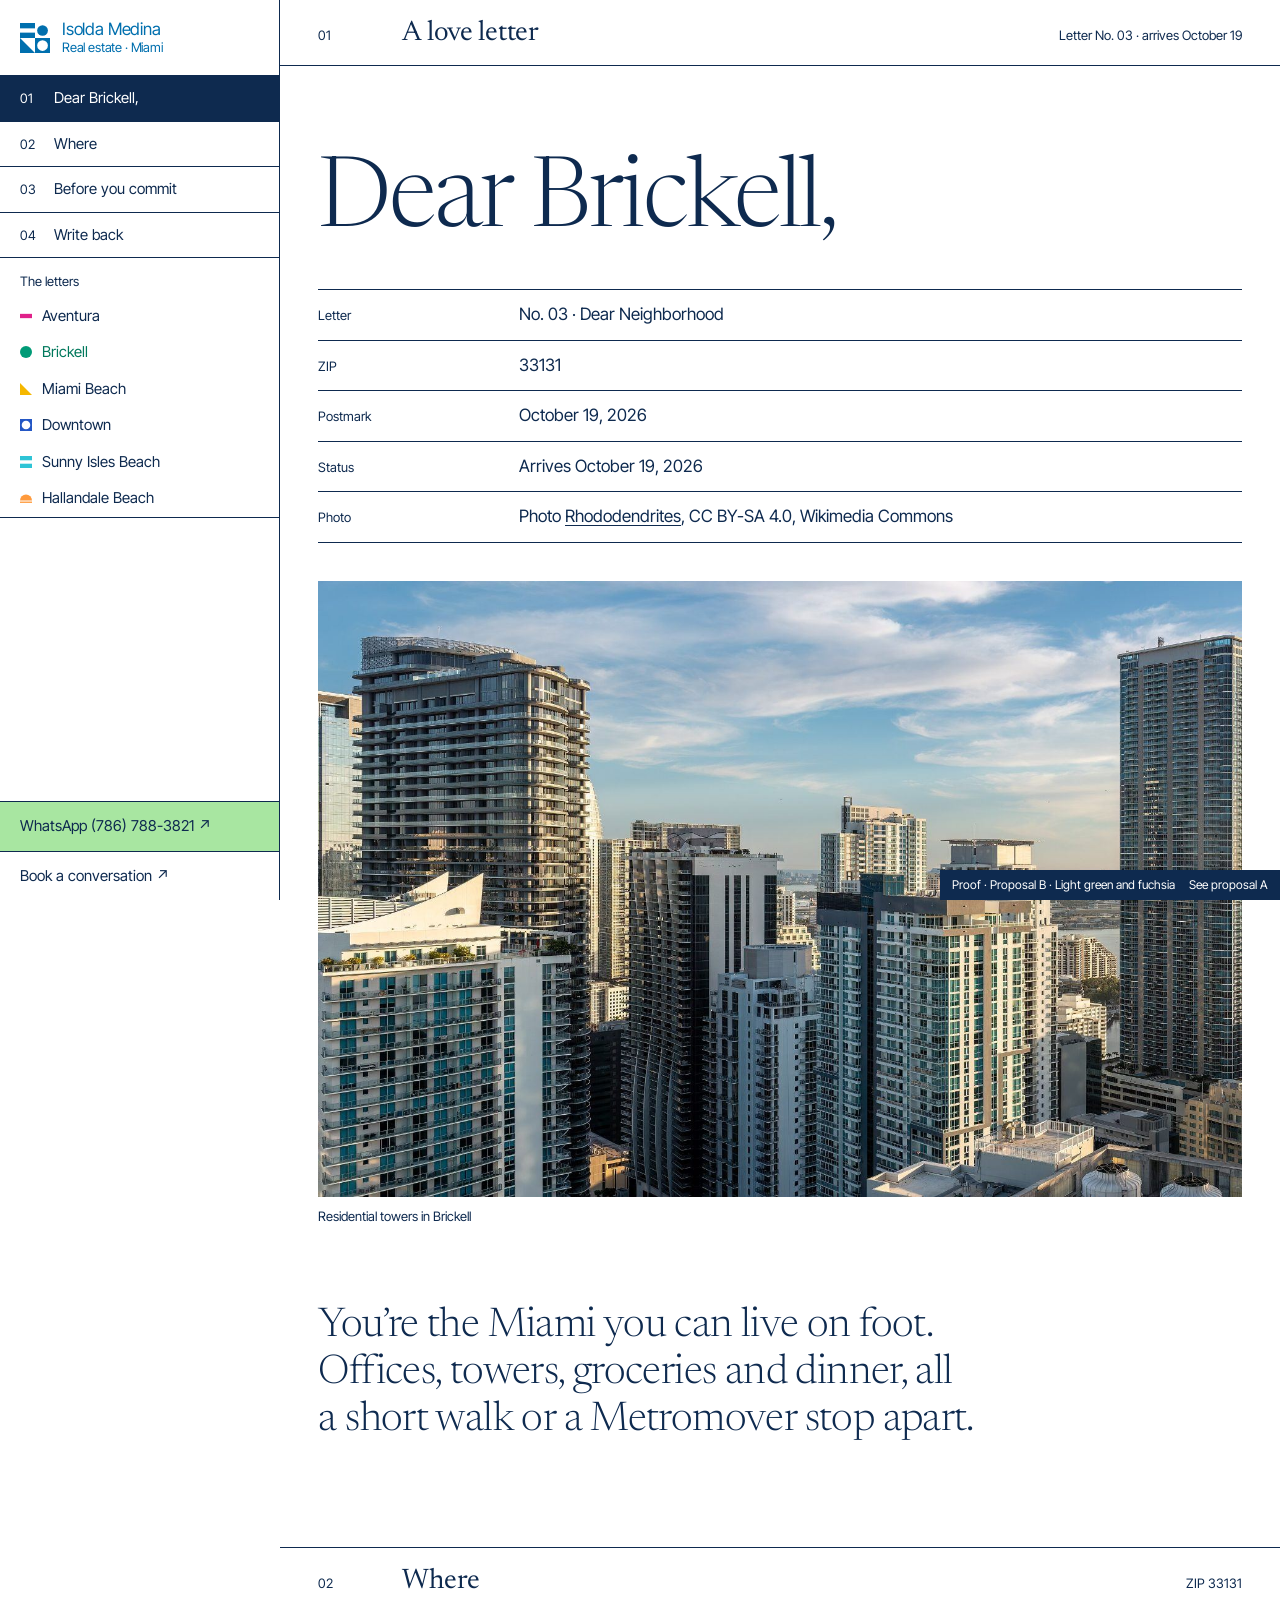
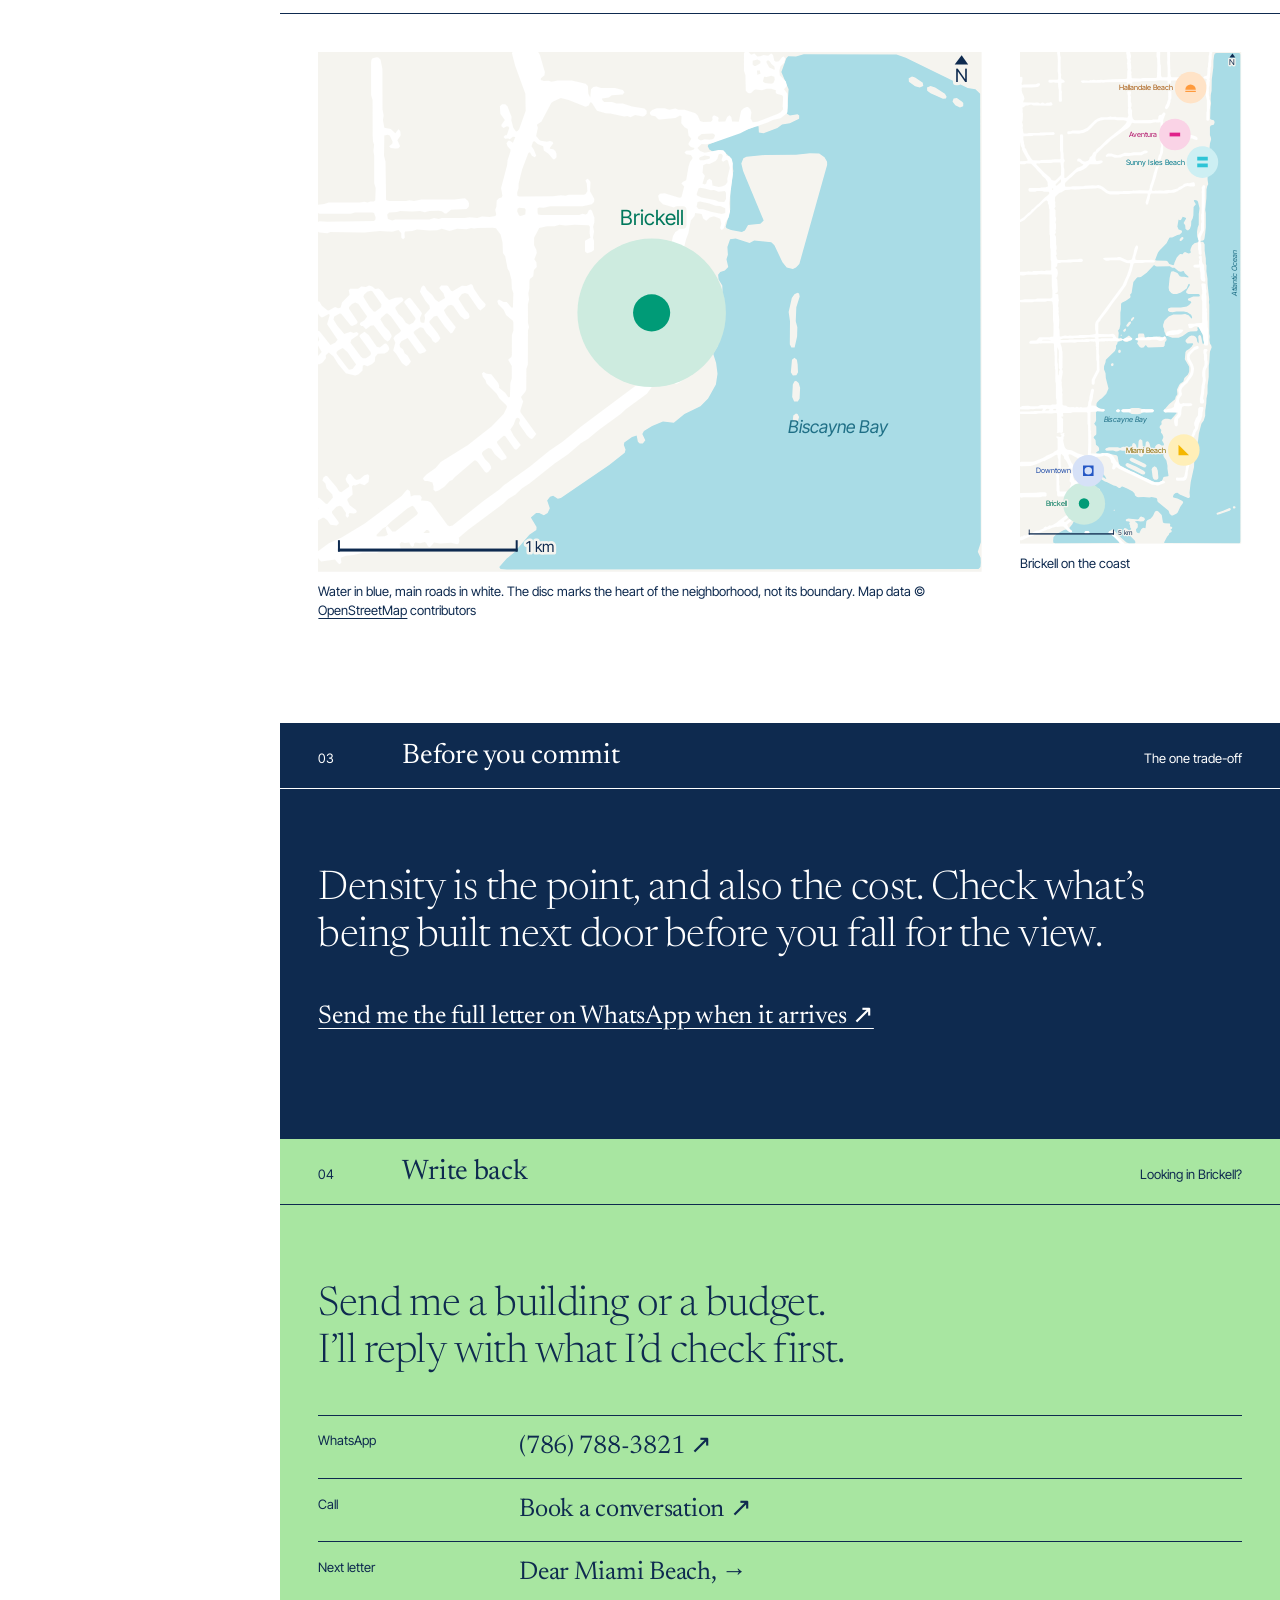
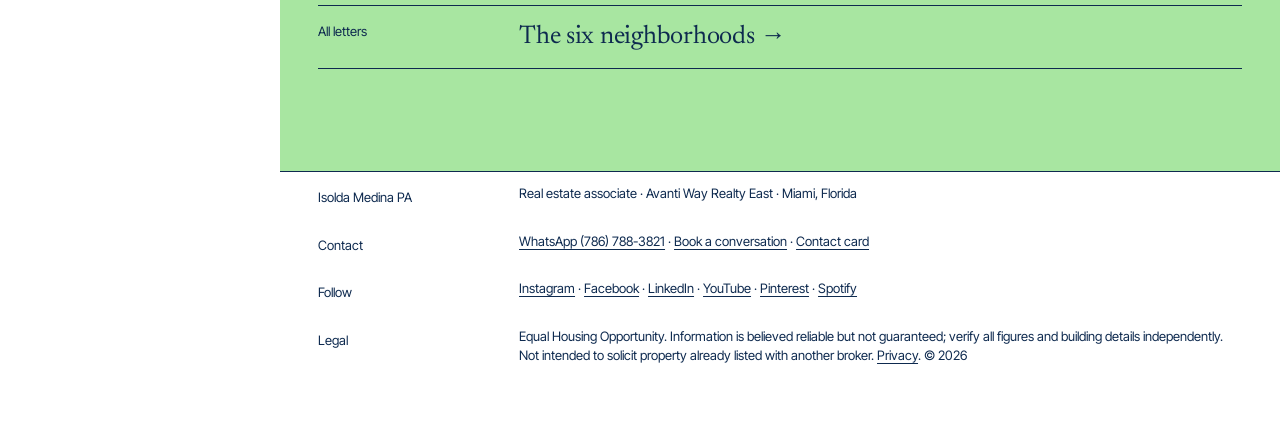
<file: B/dear-brickell/index.html>
<!doctype html>
<html lang="en">
<head>
<meta name="robots" content="noindex, nofollow">
<meta charset="utf-8">
<meta name="viewport" content="width=device-width, initial-scale=1, viewport-fit=cover">
<title>Dear Brickell, · Living in Brickell, FL · Isolda Medina</title>
<meta name="description" content="Dear Brickell, a love letter to Brickell (33131) by Isolda Medina: how it feels, one trade-off, and one sourced number. Arrives October 19, 2026.">
<link rel="canonical" href="https://isoldamedinapa.com/dear-brickell/">
<meta property="og:type" content="article">
<meta property="og:title" content="Dear Brickell, · Living in Brickell, FL · Isolda Medina">
<meta property="og:description" content="Dear Brickell, a love letter to Brickell (33131) by Isolda Medina: how it feels, one trade-off, and one sourced number. Arrives October 19, 2026.">
<meta property="og:url" content="https://isoldamedinapa.com/dear-brickell/">
<meta property="og:image" content="https://isoldamedinapa.com/assets/img/og-image.png">
<meta name="twitter:card" content="summary_large_image">
<meta name="theme-color" content="#FBF5EC">
<link rel="icon" href="../assets/img/favicon.svg" type="image/svg+xml">
<link rel="preconnect" href="https://fonts.googleapis.com">
<link rel="preconnect" href="https://fonts.gstatic.com" crossorigin>
<link href="https://fonts.googleapis.com/css2?family=Inter+Tight:wght@400&family=Newsreader:ital,opsz,wght@0,6..72,300;0,6..72,400;1,6..72,300;1,6..72,400&display=swap" rel="stylesheet">
<link rel="stylesheet" href="../assets/css/style.css">
</head>
<body>
<a class="skip" href="#main">Skip to content</a>
<aside class="rail" aria-label="Index">
<a class="brand" href="../index.html"><svg class="mark" viewBox="0 0 716 716" aria-hidden="true" fill="currentColor"><rect x="0" y="0" width="358" height="128"/><circle cx="538" cy="179" r="128"/><rect x="0" y="230" width="358" height="128"/><polygon points="0,358 0,716 358,716"/><path fill-rule="evenodd" d="M358 358H716V716H358Z M410 538a128 128 0 1 0 256 0a128 128 0 1 0 -256 0Z"/></svg><span>Isolda Medina<small>Real estate · Miami</small></span></a>
<details class="toc" open><summary>Index</summary>
<nav aria-label="Chapters"><ol><li><a href="#letter" data-tone="ivory"><span>01</span>Dear Brickell,</a></li><li><a href="#where" data-tone="ivory"><span>02</span>Where</a></li><li><a href="#commit" data-tone="ink"><span>03</span>Before you commit</a></li><li><a href="#write" data-tone="pink"><span>04</span>Write back</a></li></ol></nav>
<div class="rail-letters"><p>The letters</p><ul><li style="--c:#E0218A;--ct:#B3186D"><a href="../dear-aventura/index.html"><svg class="glyph" viewBox="0 0 358 358" aria-hidden="true" fill="currentColor"><rect y="115" width="358" height="128"/></svg>Aventura</a></li><li style="--c:#009B77;--ct:#00785C"><a href="../dear-brickell/index.html" aria-current="page"><svg class="glyph" viewBox="0 0 358 358" aria-hidden="true" fill="currentColor"><circle cx="179" cy="179" r="179"/></svg>Brickell</a></li><li style="--c:#F5B700;--ct:#8A6A00"><a href="../dear-miami-beach/index.html"><svg class="glyph" viewBox="0 0 358 358" aria-hidden="true" fill="currentColor"><polygon points="0,0 0,358 358,358"/></svg>Miami Beach</a></li><li style="--c:#2457C5;--ct:#1F4BA8"><a href="../dear-downtown/index.html"><svg class="glyph" viewBox="0 0 358 358" aria-hidden="true" fill="currentColor"><path fill-rule="evenodd" d="M0 0H358V358H0Z M51 179a128 128 0 1 0 256 0a128 128 0 1 0 -256 0Z"/></svg>Downtown</a></li><li style="--c:#2EC4D6;--ct:#00788A"><a href="../dear-sunny-isles-beach/index.html"><svg class="glyph" viewBox="0 0 358 358" aria-hidden="true" fill="currentColor"><rect width="358" height="128"/><rect y="230" width="358" height="128"/></svg>Sunny Isles Beach</a></li><li style="--c:#FF9A3C;--ct:#A85A10"><a href="../dear-hallandale-beach/index.html"><svg class="glyph" viewBox="0 0 358 358" aria-hidden="true" fill="currentColor"><path d="M0 251a179 179 0 0 1 358 0Z"/><rect y="285" width="358" height="40"/></svg>Hallandale Beach</a></li></ul></div>
</details>
<div class="rail-cta"><a class="pink" href="https://wa.me/17867883821?text=Hi%20Isolda%2C%20I%20read%20your%20letters%20to%20Miami.%20%28WEB%29">WhatsApp (786) 788-3821 ↗</a><a href="https://myavex.avantiway.com/CrmCalendar/agenda/4d791834f608772cd80d2600f37c3cb7">Book a conversation ↗</a></div>
</aside>
<main id="main"><section id="letter" class="band band--white band--first" aria-labelledby="letter-h">
<header class="ch"><span class="ch-no">01</span><h2 id="letter-h" class="ch-title">A love letter</h2><span class="ch-meta">Letter No. 03 · arrives October 19</span></header>
<p class="giant">Dear Brickell,</p>
<dl class="rows"><div><dt>Letter</dt><dd>No. 03 · Dear Neighborhood</dd></div><div><dt>ZIP</dt><dd>33131</dd></div><div><dt>Postmark</dt><dd>October 19, 2026</dd></div><div><dt>Status</dt><dd>Arrives October 19, 2026</dd></div><div><dt>Photo</dt><dd>Photo <a href="https://commons.wikimedia.org/wiki/File:Brickell_neighborhood_skyline_(60062p).jpg">Rhododendrites</a>, CC BY-SA 4.0, Wikimedia Commons</dd></div></dl>
<figure class="plate"><img class="photo" src="../assets/img/hoods/brickell.jpg" width="1494" height="996" alt="Residential towers in Brickell"><figcaption>Residential towers in Brickell</figcaption></figure><p class="statement">You’re the Miami you can live on foot. Offices, towers, groceries and dinner, all a short walk or a Metromover stop apart.</p>
</section>
<section id="where" class="band band--sand " aria-labelledby="where-h">
<header class="ch"><span class="ch-no">02</span><h2 id="where-h" class="ch-title">Where</h2><span class="ch-meta">ZIP 33131</span></header>
<div class="where-grid"><figure class="map"><svg class="map-svg" xmlns="http://www.w3.org/2000/svg" viewBox="0 0 143 112" role="img" aria-label="Map of Brickell, ZIP 33131"><rect width="143" height="112" fill="#F5F4EF"/><path fill="#A9DCE6" fill-rule="evenodd" d="M142.33 111.41 40.67 111.50 39.33 111.40 39.06 111.00 40.67 109.17 42.33 107.82 45.54 104.00 47.05 103.00 47.10 102.33 45.87 100.33 47.00 99.33 47.67 99.34 48.67 99.82 49.49 99.33 49.95 98.33 49.38 96.67 50.00 95.86 50.67 95.63 51.67 96.28 52.33 96.12 62.75 89.00 66.10 86.33 66.28 85.67 65.90 84.67 66.00 84.17 67.67 82.95 68.67 82.63 68.93 84.00 69.33 84.39 70.00 84.39 70.53 83.67 69.89 82.33 70.24 81.67 72.00 80.58 74.33 79.63 76.67 79.89 78.97 78.00 82.41 76.33 84.06 74.67 85.74 71.67 86.09 69.33 85.79 67.00 85.16 65.00 86.12 63.33 86.18 59.33 87.16 51.33 87.12 50.33 86.32 49.00 86.22 48.00 86.67 47.39 87.67 47.08 88.40 46.33 88.02 44.67 88.33 43.67 88.22 42.00 88.80 40.33 90.00 40.21 93.00 41.16 94.00 40.62 97.67 40.99 98.35 41.67 100.09 45.33 101.00 46.46 102.33 46.78 103.00 46.46 103.72 45.67 109.71 24.33 109.70 23.67 109.14 22.67 108.00 21.88 106.00 21.83 103.00 22.16 96.33 22.18 92.33 22.55 91.67 22.89 91.22 24.00 91.61 25.67 96.04 36.33 95.33 37.03 92.67 37.27 92.00 38.47 91.33 38.77 89.00 38.38 88.05 38.00 87.86 37.67 88.82 34.00 88.84 30.00 89.49 25.67 89.16 23.33 88.67 22.52 87.33 21.32 86.67 21.19 85.00 21.45 84.33 21.01 83.98 20.33 84.07 20.00 85.67 19.28 94.33 15.99 94.94 16.00 95.00 17.33 96.00 17.49 99.00 16.38 100.00 15.60 101.67 15.38 103.67 14.39 103.70 13.67 103.33 13.39 101.67 13.69 101.06 13.33 101.41 8.00 99.85 4.33 100.92 1.33 101.33 0.93 103.00 0.96 104.67 0.50 124.67 0.54 126.67 1.25 140.00 7.74 141.67 8.00 142.68 9.00 142.83 105.67 142.18 107.67 142.78 109.00 142.83 110.00 142.74 111.00 142.33 111.41ZM130.43 7.33 130.33 6.60 128.67 5.51 128.00 5.27 127.29 5.67 127.33 6.40 128.67 7.36 129.67 7.66 130.43 7.33ZM135.30 10.00 135.46 9.67 135.09 9.00 133.00 7.65 132.00 7.34 131.23 7.67 131.28 8.33 132.00 8.91 134.67 10.07 135.30 10.00ZM139.03 11.67 139.05 11.00 138.73 10.67 137.67 9.93 136.96 10.00 136.73 10.67 137.33 11.47 138.33 11.98 139.03 11.67ZM102.71 63.67 103.24 61.33 103.29 59.33 102.95 58.00 103.07 55.00 103.80 52.67 103.67 52.03 103.33 51.87 102.67 52.20 102.10 53.00 101.42 56.00 101.71 58.00 101.67 63.00 102.00 63.70 102.71 63.67ZM103.08 69.67 103.44 69.00 103.36 67.33 103.19 66.33 102.67 65.88 102.14 66.33 101.89 69.00 102.33 69.72 103.08 69.67ZM103.39 75.33 103.78 74.67 103.89 72.33 103.58 71.33 103.00 70.83 102.64 71.00 102.32 71.67 102.18 74.33 102.61 75.33 103.39 75.33ZM103.37 79.67 103.67 78.67 103.34 78.00 103.00 77.88 102.43 78.33 102.33 79.12 102.67 79.70 103.37 79.67Z"/><path fill="#FFFFFF" fill-rule="evenodd" d="M25.33 94.71 24.87 94.33 24.90 93.67 24.67 92.77 23.67 92.43 23.00 92.46 22.63 92.00 22.77 91.67 23.44 91.00 25.35 89.67 26.44 88.33 32.33 84.68 37.33 80.74 40.00 78.02 40.67 76.67 40.72 76.33 40.49 76.00 39.09 74.67 38.50 73.67 36.33 71.42 36.07 70.67 35.51 70.00 35.33 69.27 35.67 68.97 36.33 69.33 37.33 69.44 38.83 71.33 39.06 72.00 39.00 72.37 40.33 73.42 41.00 74.39 41.36 74.33 41.45 71.33 41.76 70.33 41.76 67.67 40.97 66.33 41.67 65.75 41.77 65.33 41.78 61.00 42.10 60.00 42.10 58.33 42.00 57.91 40.52 56.67 40.00 55.55 38.84 54.33 38.63 53.67 39.00 53.31 40.00 53.89 40.67 53.86 41.67 55.04 42.00 55.04 42.10 52.00 41.78 51.00 41.68 49.00 41.24 47.33 40.85 46.67 40.34 44.00 39.85 43.33 39.76 41.00 39.34 39.33 38.34 38.00 37.67 37.89 34.33 37.90 33.67 38.06 33.00 37.92 32.00 38.22 30.00 38.10 28.33 38.55 26.67 38.10 25.67 38.39 24.00 38.49 21.33 38.24 20.33 38.55 18.80 38.67 18.63 39.00 18.71 40.00 18.33 40.35 17.96 40.00 17.93 39.00 17.33 38.34 16.00 38.72 13.33 38.56 10.00 38.89 2.67 38.78 2.00 39.05 0.33 38.88 -0.10 38.67 -0.23 37.67 -0.10 36.67 0.33 36.45 2.00 36.57 12.00 36.42 12.33 36.22 12.43 35.67 12.08 34.67 11.67 34.57 8.00 34.57 7.00 34.88 0.33 34.88 -0.10 34.67 -0.21 33.33 0.00 32.90 1.33 32.76 2.33 32.45 9.00 32.44 10.00 32.28 10.67 32.42 11.33 32.19 12.00 32.22 12.33 31.99 12.43 29.33 12.12 28.33 12.11 22.33 11.94 21.33 12.10 20.00 11.86 19.33 11.78 18.00 11.76 10.33 11.45 9.33 11.44 2.33 11.52 1.67 11.79 1.33 12.67 1.12 13.00 1.19 13.48 1.67 13.88 3.67 13.90 12.33 14.15 13.67 14.00 14.67 14.29 16.33 15.67 16.60 16.67 17.50 17.33 16.65 17.71 17.00 17.81 17.67 17.80 18.00 17.11 19.00 17.69 20.33 17.33 20.72 16.67 20.82 15.67 20.71 15.32 20.33 16.00 19.76 16.09 19.33 15.46 18.00 15.00 17.83 14.29 18.00 14.23 22.33 14.55 23.67 14.67 31.89 15.33 32.11 19.00 32.10 19.67 31.94 20.67 32.10 22.33 31.78 29.33 31.77 31.67 31.53 32.33 32.11 32.55 32.67 32.48 33.33 32.00 33.81 28.67 33.98 27.67 34.80 27.33 34.80 26.67 34.33 26.00 34.23 24.00 34.24 23.00 34.54 22.00 34.24 20.33 34.39 17.67 34.24 17.00 34.48 15.33 34.58 14.91 35.00 15.07 36.00 16.00 36.33 16.67 36.12 24.00 36.10 25.00 35.79 26.00 36.00 26.67 35.78 31.67 35.77 32.67 35.61 34.33 35.76 35.33 35.46 37.00 35.57 38.22 35.33 38.41 35.00 38.19 34.00 38.43 33.33 38.52 32.00 39.00 31.52 39.56 31.33 39.74 31.00 39.45 29.33 40.76 24.33 40.85 23.33 41.49 21.33 41.47 21.00 40.84 20.33 40.62 19.67 41.00 19.14 41.33 19.10 42.00 19.53 42.52 18.33 42.00 18.26 41.33 18.81 41.00 18.63 40.33 18.70 39.98 18.33 40.33 17.96 40.67 17.94 41.23 16.33 41.00 16.03 40.67 16.01 40.00 16.37 39.54 16.00 39.53 15.67 40.26 14.67 39.29 13.33 39.19 11.67 39.67 11.27 40.00 11.26 40.33 11.27 40.82 11.67 41.72 14.00 41.65 14.67 42.08 16.33 42.67 17.12 43.00 17.05 43.34 16.67 44.76 12.67 44.68 9.00 42.51 3.00 41.80 0.33 41.90 0.00 42.33 -0.21 47.00 -0.21 47.45 0.00 47.82 0.67 48.88 4.33 48.81 5.00 48.04 5.67 48.00 6.03 48.67 6.23 49.67 6.18 50.33 6.43 51.67 6.12 54.67 6.12 57.67 6.85 58.15 7.33 58.26 9.00 58.67 9.78 58.83 8.00 59.33 7.52 60.00 7.45 61.00 7.76 64.00 7.78 65.67 8.19 66.04 8.67 65.67 9.14 63.33 9.33 62.67 9.82 61.20 10.00 61.26 10.33 61.67 10.80 63.33 10.78 64.33 11.10 65.67 11.12 67.67 11.76 70.33 12.19 70.82 12.67 70.83 13.33 70.33 13.81 70.00 13.88 68.33 13.57 67.33 14.04 66.67 13.78 66.00 13.88 63.00 13.24 62.00 13.22 60.12 12.67 59.00 10.94 58.67 10.85 58.33 11.55 57.67 11.81 54.00 10.32 52.33 9.91 50.67 10.65 50.26 11.00 48.16 15.00 47.16 15.67 47.38 16.33 47.00 18.09 47.67 18.93 48.00 19.10 49.33 19.35 50.00 19.19 50.52 19.33 50.70 19.67 49.94 20.67 50.00 20.84 50.67 20.95 51.15 21.33 51.40 22.00 51.39 22.67 51.00 23.13 50.67 23.13 49.67 21.92 48.67 21.20 48.53 20.33 47.33 19.82 46.67 19.22 46.33 19.35 46.01 20.33 46.49 21.00 47.04 22.33 46.67 22.69 46.10 22.33 45.67 21.62 45.33 21.74 43.98 25.33 43.24 28.33 43.22 29.33 42.91 30.33 42.96 31.00 43.33 31.15 50.67 31.11 52.33 30.85 53.33 31.00 54.00 30.78 57.33 30.76 57.67 30.59 58.05 30.00 57.92 28.33 57.64 27.67 58.00 27.31 58.33 27.45 58.72 28.00 58.62 30.00 59.55 31.67 59.48 32.33 59.00 32.83 57.00 33.22 50.00 33.23 48.67 33.55 47.67 33.52 47.31 33.67 47.33 34.67 47.47 35.00 48.00 35.11 56.33 35.10 57.00 34.86 57.67 34.99 58.00 34.87 58.33 34.14 58.67 33.96 59.00 34.14 59.55 35.67 59.55 36.67 59.28 37.67 59.48 38.67 59.26 40.00 59.47 40.67 59.46 42.67 59.00 43.06 58.00 43.37 57.54 43.00 57.54 40.67 58.71 40.00 58.52 39.00 58.59 37.67 58.33 37.33 55.33 37.23 53.33 37.39 52.00 37.24 51.00 37.55 49.33 37.57 47.67 37.91 46.57 40.00 46.57 41.67 47.06 42.67 47.15 43.33 46.62 44.67 47.06 45.33 47.14 46.33 46.53 47.00 46.38 48.33 45.67 48.91 45.57 49.33 45.55 51.00 45.32 52.00 45.48 53.33 45.23 54.33 45.24 58.33 45.48 59.33 45.24 60.00 45.22 67.33 44.90 68.33 44.88 72.67 44.67 73.22 43.74 74.33 44.21 75.33 43.58 77.33 43.67 77.68 47.04 82.33 46.33 83.23 46.00 83.37 45.67 83.23 45.00 82.56 43.44 80.33 43.29 80.00 43.54 79.33 43.33 78.94 43.00 78.79 42.66 79.00 42.15 80.33 41.46 81.33 42.17 82.67 43.70 84.67 43.00 85.50 42.67 85.69 42.33 85.53 40.33 82.76 40.00 82.69 38.55 84.00 38.62 84.33 40.67 87.27 40.53 87.67 39.59 88.00 38.09 86.67 37.33 85.51 36.67 85.34 35.65 86.00 35.35 86.33 35.34 86.67 36.00 87.78 36.91 88.67 37.29 89.33 37.33 89.74 36.67 90.50 36.33 90.69 36.00 90.53 34.41 88.33 34.00 88.01 33.67 88.01 29.39 91.67 29.00 92.20 28.33 92.52 27.22 93.67 26.00 94.49 25.33 94.71ZM77.33 71.47 77.00 71.46 76.63 71.00 76.80 70.67 78.01 69.67 78.23 68.67 78.00 68.27 77.67 68.10 77.00 68.14 76.33 67.82 75.67 66.78 74.33 66.49 73.00 65.78 72.33 65.90 71.67 65.67 71.00 65.72 70.54 65.33 70.53 65.00 71.33 64.27 72.67 64.25 74.00 64.84 75.33 65.81 75.67 65.75 76.11 64.67 76.22 64.00 76.07 63.67 75.33 63.17 74.33 63.10 73.33 63.55 71.67 63.48 71.19 63.00 71.13 62.67 71.19 62.33 71.78 61.67 71.53 60.67 72.18 58.00 72.76 57.00 72.78 55.33 73.19 53.67 73.67 53.18 74.33 53.00 73.78 52.00 73.93 50.67 76.51 39.67 77.00 38.80 77.70 38.33 77.66 38.00 77.34 37.67 76.33 37.21 76.11 36.33 76.33 35.45 77.33 35.01 77.67 34.67 77.67 33.78 74.33 32.82 73.52 32.00 73.29 31.00 73.67 30.52 74.67 30.45 77.67 31.35 78.00 31.41 78.33 31.22 78.91 29.00 78.32 28.33 78.59 28.00 79.33 27.66 79.85 24.67 80.18 23.67 80.66 23.00 80.67 22.67 80.33 22.18 79.33 22.04 78.98 21.67 79.33 21.29 80.33 21.25 80.98 21.00 81.13 20.67 80.33 20.49 79.86 20.00 79.86 19.67 80.45 18.67 79.85 18.00 79.67 16.57 79.00 16.22 78.27 15.33 78.33 13.82 78.00 13.69 77.00 14.22 73.67 14.55 73.33 14.48 72.67 13.87 71.80 13.67 71.52 13.33 71.52 13.00 72.00 12.51 73.00 12.12 74.67 12.12 75.67 12.43 77.00 12.19 77.67 12.43 79.00 12.45 81.33 13.18 81.83 13.67 82.33 14.89 83.00 15.11 84.67 15.01 85.01 14.67 84.96 14.00 85.33 13.63 86.19 14.00 86.36 14.33 86.22 14.67 86.33 15.04 87.75 15.00 88.18 14.00 88.67 13.64 89.05 14.00 89.25 15.00 90.67 15.04 91.18 12.67 91.67 12.17 92.33 11.86 92.67 11.86 93.16 12.33 93.39 13.00 93.24 14.33 93.67 15.13 94.67 15.02 99.00 13.35 99.69 13.00 100.24 12.33 100.12 11.67 100.23 9.67 100.00 9.33 98.81 9.00 98.62 8.67 98.67 8.26 97.67 7.90 96.67 7.90 95.67 8.22 94.33 8.09 94.00 8.19 93.33 8.81 93.00 8.87 92.67 8.81 92.19 8.33 92.10 5.00 91.78 4.00 91.79 0.33 92.00 -0.10 92.33 -0.20 92.67 -0.11 93.33 0.59 94.04 0.33 94.67 0.97 95.33 0.92 96.00 0.62 97.00 0.81 97.67 0.31 98.05 0.67 98.33 1.90 98.67 2.09 99.33 2.01 100.00 1.14 100.33 0.97 100.70 1.33 100.48 2.33 99.67 3.09 99.42 4.00 99.52 5.00 100.82 6.33 101.05 7.33 100.43 8.00 101.14 9.00 101.22 11.67 101.14 13.00 100.91 13.33 99.67 14.29 98.00 14.65 97.00 15.15 92.67 16.65 91.00 17.49 85.00 19.62 83.67 19.88 82.67 19.85 81.77 20.67 82.33 21.34 83.33 21.71 86.33 21.12 87.33 21.19 87.80 21.67 88.00 22.29 88.67 22.53 89.14 23.00 89.40 24.00 89.26 25.33 89.40 26.33 88.58 32.67 88.80 34.33 88.48 35.67 87.84 36.67 87.48 38.00 87.00 38.36 86.63 38.00 86.91 37.00 86.67 35.95 85.33 35.42 84.43 35.67 83.67 36.37 83.00 35.88 82.67 34.89 81.28 34.67 81.14 35.33 80.33 36.33 79.82 39.00 79.32 40.33 78.57 43.33 78.49 44.33 77.24 49.00 77.15 50.00 76.48 52.00 76.00 52.47 75.00 52.53 74.34 53.00 75.67 53.17 76.00 53.46 76.14 54.00 75.92 54.67 76.37 55.67 75.33 57.00 74.60 61.00 74.95 61.33 75.67 61.52 76.33 61.95 77.67 61.86 78.67 62.23 79.33 62.20 79.97 63.33 80.67 63.52 81.03 64.00 80.67 64.46 80.33 64.47 79.33 64.09 78.67 64.14 78.00 63.78 77.33 64.09 77.01 66.00 77.67 67.20 78.33 67.20 79.14 68.00 79.15 69.33 78.90 70.33 78.22 71.00 77.33 71.47ZM94.86 2.67 95.33 2.41 95.33 1.92 94.67 1.60 93.67 1.91 93.66 2.67 94.00 2.99 94.33 2.99 94.86 2.67ZM98.43 3.67 98.33 3.11 97.67 2.55 97.33 1.99 97.00 1.78 96.67 1.94 96.67 2.33 97.24 3.33 98.33 3.83 98.43 3.67ZM95.36 4.67 95.21 4.00 94.60 4.00 94.67 4.88 95.36 4.67ZM98.12 6.67 98.43 6.00 98.33 5.32 97.67 5.10 96.67 5.39 96.11 5.33 95.88 6.33 96.31 6.67 97.67 6.82 98.12 6.67ZM82.70 19.00 83.33 18.78 84.33 18.91 85.00 18.78 85.33 18.61 85.56 18.00 85.33 17.67 85.00 17.57 82.67 17.66 81.87 18.33 81.87 18.67 82.33 19.02 82.70 19.00ZM87.03 29.00 87.78 28.67 88.24 28.00 88.19 27.33 88.74 25.00 88.33 23.37 88.00 23.21 87.28 23.67 86.96 23.33 87.24 22.33 87.00 22.00 86.67 21.91 86.33 22.07 86.06 23.00 85.67 23.49 84.33 24.14 83.67 24.09 83.00 24.43 82.87 26.00 83.37 26.67 82.85 28.33 83.33 28.56 83.66 28.33 83.85 27.67 84.33 27.30 84.89 27.67 85.00 28.77 86.33 29.10 87.03 29.00ZM83.12 23.33 84.33 23.00 84.50 22.67 84.33 22.47 83.33 22.29 82.31 22.67 82.09 23.00 82.34 23.33 83.12 23.33ZM87.56 32.33 87.91 31.67 87.91 30.33 87.67 29.95 86.33 30.14 85.33 29.75 84.67 29.81 83.33 29.40 82.33 29.25 82.00 29.44 81.59 30.67 81.77 31.00 82.67 31.35 85.67 31.94 86.33 32.25 87.56 32.33ZM87.76 34.67 87.75 33.67 86.67 33.17 85.67 33.14 84.33 32.65 82.33 32.23 81.78 32.33 81.59 33.33 82.00 33.83 83.00 33.86 84.67 34.44 87.00 34.90 87.76 34.67ZM44.66 35.00 44.76 34.00 44.55 33.67 43.33 33.58 43.00 33.78 42.91 34.33 43.33 35.24 43.67 35.32 44.66 35.00ZM8.00 69.72 6.00 69.22 4.33 67.22 3.33 65.64 2.33 64.74 1.67 65.33 1.71 66.00 1.00 66.91 0.33 67.28 0.00 67.30 -0.19 67.00 -0.15 65.67 0.78 64.67 -0.14 63.00 -0.13 62.67 0.27 62.00 -0.20 60.67 0.00 60.05 0.33 60.16 2.67 63.12 3.69 62.67 4.22 62.00 1.96 58.67 2.52 56.67 2.33 56.48 1.00 57.14 0.67 57.14 0.17 56.67 -0.14 56.00 0.02 55.00 -0.20 54.33 0.00 53.72 0.33 53.82 0.83 54.67 2.00 55.67 2.33 55.69 3.67 54.96 4.33 55.22 4.67 55.15 4.90 55.00 5.17 54.00 6.81 52.33 6.63 51.33 6.93 51.00 8.67 50.99 9.33 50.53 10.33 50.66 11.00 50.29 11.67 50.52 12.33 51.06 13.00 50.95 13.33 51.10 14.00 51.78 14.50 52.67 15.33 53.45 16.67 52.94 18.00 52.87 18.19 53.00 18.42 53.33 18.31 53.67 16.98 54.67 16.68 55.00 16.68 55.33 17.33 56.45 18.24 57.33 18.92 58.33 19.67 58.75 20.50 58.33 20.99 57.67 20.99 57.33 18.58 54.00 18.69 53.67 19.33 53.11 19.67 52.96 20.00 53.13 22.23 56.00 22.40 56.33 21.98 57.33 22.05 58.00 22.33 58.35 22.89 58.33 23.08 57.33 22.92 56.67 24.13 55.33 24.02 54.67 23.17 53.67 21.96 51.67 22.28 50.67 22.67 50.31 23.00 50.47 23.50 51.33 24.58 52.33 25.26 53.33 26.00 53.88 27.38 53.00 27.02 52.00 26.20 51.00 26.20 50.67 26.57 50.33 27.67 50.29 28.00 50.44 28.67 51.43 29.00 51.55 31.00 50.37 32.00 50.42 33.00 49.97 33.33 50.24 33.59 51.00 35.00 53.12 36.14 54.33 36.00 54.86 35.00 55.69 34.52 55.33 32.33 52.17 31.67 51.92 31.00 52.17 30.34 53.00 30.34 53.33 31.83 55.67 32.49 56.33 32.67 57.09 32.33 57.49 31.59 57.67 30.67 56.87 29.13 54.67 28.67 54.44 27.98 54.67 27.12 55.67 27.65 56.67 29.70 59.33 29.00 60.44 28.61 60.67 27.33 59.22 25.67 56.83 24.98 57.00 24.01 58.00 24.01 58.33 25.83 60.67 26.37 61.67 25.91 62.33 25.33 62.70 24.76 62.33 24.33 61.55 23.33 60.56 22.67 59.49 22.00 59.34 20.94 60.00 20.62 60.33 20.67 60.67 23.36 64.33 23.00 64.72 22.00 65.04 21.67 64.86 19.33 61.62 17.98 62.33 17.57 63.00 17.67 63.57 18.33 64.12 18.67 64.91 19.33 65.46 20.03 66.67 19.58 67.33 19.00 67.70 18.09 67.00 16.83 65.00 16.20 64.33 16.67 62.67 16.26 61.67 16.67 61.09 17.67 60.40 17.88 60.00 15.75 57.00 15.00 56.34 14.67 56.34 13.60 57.33 13.46 57.67 14.33 59.12 15.33 60.11 15.82 61.00 15.85 61.33 15.49 62.00 15.00 62.40 14.33 61.89 12.00 58.87 11.33 58.98 10.33 59.72 9.67 59.07 9.33 59.05 9.00 58.74 9.12 58.33 10.00 57.83 10.59 57.00 8.67 54.26 8.00 54.00 7.33 54.32 6.68 55.00 6.68 55.33 8.48 58.00 8.51 58.33 8.23 58.67 7.33 59.05 7.00 58.90 5.00 56.43 4.67 56.34 3.50 57.00 3.34 57.67 4.16 59.00 5.67 60.78 7.00 60.29 7.67 60.55 8.33 60.31 8.74 60.67 8.64 61.00 7.17 62.00 7.01 62.67 9.26 65.67 9.67 66.01 10.33 66.01 11.26 65.33 11.41 65.00 11.34 64.67 8.93 61.33 9.03 61.00 10.00 60.27 10.91 61.00 12.67 63.50 13.33 63.66 14.33 62.85 14.67 62.82 15.16 63.33 15.39 64.00 15.00 64.57 14.33 64.96 12.89 65.00 12.34 65.67 12.23 66.67 11.67 67.24 10.67 67.71 10.00 67.45 9.67 67.57 9.56 68.67 8.67 69.49 8.00 69.72ZM12.75 55.67 13.59 55.00 13.67 54.33 11.67 51.51 11.33 51.43 10.60 51.67 9.92 52.33 9.79 52.67 9.93 53.00 11.17 55.00 12.00 55.91 12.33 55.98 12.75 55.67ZM7.45 68.33 8.21 67.33 6.33 64.64 5.33 63.79 4.31 64.33 4.01 64.67 4.01 65.00 6.00 67.69 6.67 68.48 7.45 68.33ZM4.67 110.36 4.33 110.19 3.67 109.34 0.67 109.81 0.17 109.33 -0.15 108.67 -0.15 107.67 2.33 105.84 5.00 104.68 10.00 101.68 18.02 95.67 19.00 94.47 19.33 94.30 19.81 94.67 20.00 95.81 20.67 95.53 22.00 95.54 22.37 96.00 22.18 96.67 23.67 96.78 24.33 97.09 27.93 102.00 28.33 102.22 29.00 102.02 35.78 96.67 39.02 94.33 40.11 93.33 45.69 89.33 49.78 86.00 52.69 84.00 56.78 80.67 68.67 71.74 69.01 71.33 69.35 70.33 69.85 67.67 70.45 66.67 71.00 66.44 72.00 66.42 72.86 66.67 73.05 67.00 72.58 69.00 72.63 70.00 71.82 72.33 70.88 73.67 66.31 77.00 65.22 78.00 60.64 81.33 58.22 83.33 56.64 84.33 53.89 86.67 50.98 88.67 45.56 93.00 43.98 94.00 42.56 95.33 40.98 96.33 39.89 97.33 32.31 103.00 30.34 104.67 30.47 105.33 30.33 105.85 30.00 106.05 28.67 105.77 26.33 105.89 25.00 105.68 24.33 106.53 24.00 106.70 23.67 106.53 23.33 105.78 23.00 105.59 22.00 105.88 21.00 105.69 20.67 105.94 20.70 106.33 20.33 106.68 20.00 106.41 19.67 105.69 18.67 105.81 18.00 105.59 17.59 106.00 17.80 107.00 17.33 107.38 13.67 107.57 12.67 107.88 9.67 107.90 7.67 108.40 6.00 108.57 4.92 109.00 5.04 110.00 4.67 110.36ZM4.00 102.04 2.67 101.89 2.00 100.88 1.33 100.34 1.00 100.34 0.00 100.95 -0.18 100.67 -0.22 99.33 0.06 98.33 -0.20 97.67 -0.22 96.67 0.00 96.05 0.33 96.12 1.67 97.33 2.00 97.38 3.22 96.00 3.08 95.33 1.84 94.00 1.60 93.00 0.96 92.33 1.18 91.67 1.67 91.30 2.00 91.44 4.00 93.78 4.51 94.67 5.00 94.89 6.70 93.67 6.70 93.33 6.17 92.67 5.95 92.00 6.46 91.00 7.00 90.86 7.93 92.00 8.33 92.22 9.07 92.00 10.00 91.18 10.74 91.00 11.04 91.33 10.90 92.67 10.00 93.37 9.00 93.00 8.00 93.39 7.67 93.33 7.33 93.57 7.47 95.33 6.34 96.33 6.33 96.67 6.83 97.67 8.20 98.67 8.37 99.00 8.18 99.33 7.67 99.47 6.79 99.33 6.60 99.67 6.69 100.00 6.33 100.35 5.97 100.00 6.03 99.33 5.16 98.00 4.67 97.76 3.98 98.00 3.01 99.00 3.01 99.33 4.47 101.33 4.46 101.67 4.00 102.04ZM14.36 104.33 15.06 104.00 14.58 102.67 14.71 102.33 15.00 102.15 16.00 103.34 16.67 103.34 21.33 99.74 21.54 99.33 20.67 97.99 20.33 97.78 19.31 98.33 15.67 101.26 14.67 102.29 14.00 102.60 12.63 104.00 12.62 104.33 13.00 104.43 14.36 104.33ZM24.04 103.67 24.00 103.29 23.67 103.01 23.33 103.01 22.72 103.67 24.04 103.67Z"/><text x="112.0" y="82.0" font-size="3.7800000000000002" fill="#1F6F86" text-anchor="middle" font-style="italic" font-family="Newsreader, Georgia, serif">Biscayne Bay</text><circle cx="71.9" cy="56.2" r="16.0" fill="#CDEBDF"/><g fill="#009B77" transform="translate(67.89 52.21) scale(0.02235)"><circle cx="179" cy="179" r="179"/></g><text x="71.9" y="37.2" font-size="4.5" fill="#00785C" text-anchor="middle" font-family="Inter Tight, Helvetica Neue, Arial, sans-serif" stroke="#F5F4EF" stroke-width="1.57" paint-order="stroke" stroke-linejoin="round">Brickell</text><g fill="#0E2A4F"><rect x="4.3" y="107.0" width="38.7" height="0.65"/><rect x="4.3" y="105.2" width="0.43" height="2.45"/><rect x="42.6" y="105.2" width="0.43" height="2.45"/></g><text x="44.9" y="107.7" font-size="3.24" fill="#0E2A4F" text-anchor="start" font-family="Inter Tight, Helvetica Neue, Arial, sans-serif" stroke="#F5F4EF" stroke-width="1.13" paint-order="stroke" stroke-linejoin="round">1 km</text><text x="138.7" y="6.5" font-size="3.9600000000000004" fill="#0E2A4F" text-anchor="middle" font-family="Inter Tight, Helvetica Neue, Arial, sans-serif" stroke="#F5F4EF" stroke-width="1.39" paint-order="stroke" stroke-linejoin="round">N</text><polygon points="138.7,0.7 137.2,2.7 140.1,2.7" fill="#0E2A4F"/></svg><figcaption>Water in blue, main roads in white. The disc marks the heart of the neighborhood, not its boundary. Map data © <a href="https://www.openstreetmap.org/copyright">OpenStreetMap</a> contributors</figcaption></figure><figure class="map map--context"><svg class="map-svg map-svg--overview" xmlns="http://www.w3.org/2000/svg" viewBox="0 0 126 280" role="img" aria-label="Map of Miami with the six neighborhoods of the letters, from Brickell to Hallandale"><rect width="126" height="280" fill="#F5F4EF"/><path fill="#A9DCE6" fill-rule="evenodd" d="M125.00 279.74 82.33 279.73 82.06 279.33 83.67 276.30 84.75 275.00 85.13 274.00 86.37 273.33 86.33 272.55 86.00 272.07 85.63 272.00 86.33 271.72 86.81 271.00 86.33 270.39 85.63 270.33 85.40 270.00 85.63 269.33 85.33 268.62 82.33 268.45 81.43 268.00 80.71 263.67 78.82 261.67 78.00 261.23 76.90 261.67 75.72 264.33 74.33 265.91 72.67 266.61 72.00 267.30 71.46 271.33 70.33 271.04 69.67 271.22 68.95 272.00 68.00 274.04 67.00 273.93 66.33 273.41 66.03 272.00 67.07 270.67 67.08 269.00 66.67 268.22 65.66 267.67 65.64 267.33 67.00 267.10 68.67 267.43 70.33 267.33 71.18 266.33 70.80 265.33 69.00 264.60 68.33 264.92 67.67 265.96 67.00 266.25 61.67 265.67 60.29 266.33 60.29 267.00 60.67 267.33 62.00 267.38 62.59 267.67 62.18 268.67 62.72 269.67 62.72 270.67 63.42 271.67 62.68 272.33 62.00 272.44 60.33 271.22 59.67 271.07 59.30 271.33 59.27 272.00 65.46 278.33 65.80 279.33 65.33 279.78 62.00 279.82 60.67 279.39 55.41 274.67 54.80 273.67 53.33 272.18 52.67 271.85 50.67 273.28 50.62 274.00 53.67 276.20 55.83 278.33 56.60 279.33 56.33 279.73 20.00 279.83 19.00 279.48 18.87 278.33 19.06 276.33 20.67 274.61 25.00 272.25 26.33 272.00 28.33 273.40 29.33 273.33 29.38 272.67 28.27 271.67 28.16 271.00 29.79 269.00 30.33 267.84 31.67 266.92 33.33 266.40 35.33 264.08 38.67 262.39 39.46 261.67 39.89 260.67 40.21 255.33 40.84 253.00 40.55 251.67 41.00 250.23 41.33 250.17 41.67 250.58 42.95 253.33 43.67 253.94 44.33 253.76 44.68 253.33 45.39 251.00 45.62 249.33 45.01 248.67 42.33 248.55 41.00 249.18 40.57 248.67 40.45 248.00 40.67 247.67 42.67 246.73 43.67 245.67 43.55 242.67 45.00 239.51 45.67 238.84 46.58 239.33 48.45 241.67 49.18 243.00 49.00 243.18 46.67 241.78 46.00 241.73 45.52 242.33 46.33 243.39 48.33 244.63 49.33 244.88 53.33 246.90 54.67 247.23 56.33 248.36 57.00 248.32 58.00 247.49 58.33 247.49 61.00 248.58 64.00 250.20 65.19 251.33 65.56 252.67 66.67 253.42 67.33 253.66 70.33 253.50 73.67 253.78 75.00 253.50 77.67 254.09 78.16 254.67 78.22 255.67 78.55 256.33 84.66 261.33 85.21 263.00 86.33 263.99 87.00 263.99 89.02 263.00 89.80 262.33 91.31 259.00 92.94 256.67 92.77 256.00 92.00 255.43 89.67 254.28 87.33 253.71 87.12 253.00 87.67 251.85 88.67 251.18 89.67 251.05 91.00 252.02 95.67 254.10 96.33 254.05 96.78 253.33 96.55 251.00 97.21 245.00 99.12 236.33 99.21 234.00 100.21 227.00 101.46 221.00 101.88 217.33 103.32 211.67 104.57 210.00 105.46 207.33 105.51 204.33 106.12 200.00 106.21 197.33 106.82 194.33 106.84 190.00 107.49 185.00 107.51 178.67 107.82 177.00 108.18 170.67 109.15 168.33 109.01 167.33 108.22 166.00 107.91 164.00 108.08 162.00 107.83 160.33 107.83 144.00 107.59 142.33 107.78 141.00 106.84 132.33 106.79 129.00 106.18 125.00 106.22 121.67 105.88 120.67 105.82 117.67 105.18 113.00 105.16 109.67 104.67 108.54 104.00 108.13 103.00 108.11 102.74 107.67 104.33 107.37 105.00 106.68 105.46 103.67 105.83 99.67 105.82 91.67 105.52 90.00 106.16 83.00 106.21 78.33 106.66 76.33 107.21 75.33 106.84 72.67 106.84 70.00 107.46 66.67 107.55 64.67 108.06 63.33 107.65 62.00 108.00 61.60 110.00 61.34 110.61 60.67 110.33 59.95 108.67 59.59 108.00 59.00 107.83 56.00 108.21 52.00 108.83 50.00 108.78 49.00 108.18 47.33 108.19 42.67 108.67 41.93 110.33 41.45 110.82 40.33 110.67 39.33 110.33 38.89 108.67 38.40 108.31 38.00 108.51 31.33 108.83 29.33 108.58 27.33 108.67 24.33 109.12 22.00 109.24 15.67 110.12 8.67 110.18 5.00 110.54 2.00 111.00 0.83 112.00 0.50 124.67 0.52 125.33 0.87 125.50 1.67 125.50 278.33 125.41 279.33 125.00 279.74ZM87.33 121.46 85.00 120.79 84.11 119.33 83.33 118.88 77.67 118.81 77.15 118.67 77.01 118.33 78.53 114.33 79.33 113.14 83.47 109.00 85.00 105.94 85.33 105.72 86.67 105.70 89.67 104.29 91.00 104.01 92.05 103.00 92.31 102.33 92.09 101.67 90.33 101.15 89.63 99.33 90.33 95.45 91.00 95.76 91.67 95.71 92.67 93.88 94.33 94.37 94.63 94.67 94.54 95.00 93.18 97.33 94.09 98.67 94.25 100.67 95.00 101.45 95.67 101.61 96.80 100.67 97.46 98.67 97.55 96.33 98.38 94.67 98.75 93.00 98.88 88.33 100.16 86.67 98.99 84.67 99.33 84.28 100.33 84.40 101.00 84.76 101.37 85.33 102.26 89.00 101.84 92.33 101.82 98.33 101.21 100.00 100.83 102.33 100.88 105.00 101.91 107.67 101.33 108.34 99.33 108.87 98.00 110.26 97.20 112.00 97.01 113.00 97.31 114.00 97.00 114.54 96.00 114.70 94.00 113.90 93.22 114.33 92.67 115.26 91.33 115.06 90.67 115.51 89.28 117.00 87.96 120.00 87.76 121.00 87.33 121.46ZM91.75 107.67 93.06 106.33 93.03 105.67 92.67 105.40 92.00 105.55 90.96 106.67 91.00 107.66 91.75 107.67ZM79.33 245.04 77.00 245.11 75.00 244.41 57.33 235.87 56.32 234.33 55.63 230.33 55.00 229.66 48.33 228.33 45.67 228.82 43.58 228.67 43.42 228.00 45.05 227.00 45.05 225.67 44.67 224.86 43.26 223.67 43.01 221.00 41.93 219.67 42.16 219.00 43.33 218.01 43.49 217.33 43.45 213.33 42.25 211.67 43.02 210.67 43.35 209.67 43.26 205.00 44.00 204.52 47.33 204.78 48.00 204.39 48.15 204.00 47.67 203.33 45.33 203.04 44.00 202.37 43.55 201.67 43.55 200.33 43.87 199.67 45.33 198.14 46.67 197.16 49.14 194.67 50.41 191.67 48.88 185.67 48.72 183.00 47.84 180.67 47.88 179.00 48.71 176.67 48.90 175.33 54.05 170.33 54.70 168.67 54.62 167.33 55.34 166.33 55.67 164.96 57.00 164.77 58.33 163.80 59.67 165.01 61.00 165.12 63.34 164.00 63.81 163.33 63.42 162.67 62.00 161.51 58.67 163.86 57.67 162.90 57.33 162.80 56.33 163.20 55.99 163.00 56.23 160.00 55.87 158.67 56.67 157.67 57.16 155.00 57.18 148.33 57.49 146.67 57.58 143.33 58.00 142.80 60.33 141.72 62.77 140.00 62.95 139.33 62.68 138.33 63.55 137.33 64.57 131.00 66.43 128.67 67.00 128.25 68.33 128.32 69.07 128.00 72.15 125.67 76.33 121.28 77.33 122.01 78.00 122.16 85.33 122.01 86.67 122.94 88.00 122.93 90.33 124.83 91.67 125.21 93.00 124.72 93.33 124.86 93.87 126.00 96.01 128.00 96.03 128.33 95.67 128.44 93.67 128.00 92.00 128.05 91.00 127.67 89.67 125.91 87.33 124.85 86.26 125.00 85.88 125.67 85.21 128.67 84.66 134.33 84.99 136.00 86.33 137.39 87.33 137.79 89.33 137.82 91.67 137.02 94.92 134.67 95.92 132.33 96.33 132.06 96.70 132.33 96.67 133.05 94.65 136.33 94.67 137.00 95.00 137.47 96.00 137.90 101.67 137.86 102.40 138.33 102.41 139.00 102.01 139.33 98.67 139.21 95.67 140.61 95.67 141.39 97.18 142.00 97.60 142.67 96.33 144.14 95.00 144.91 91.67 145.49 86.00 145.53 84.58 146.00 84.23 146.67 84.33 147.33 85.33 148.02 87.00 148.17 89.00 147.84 93.33 147.84 95.33 148.29 97.44 149.67 98.00 150.95 98.02 151.67 97.67 151.83 96.00 149.93 94.00 149.20 92.00 149.49 87.33 149.54 84.67 150.61 82.33 152.97 81.54 155.33 81.55 156.67 82.07 157.67 82.16 159.00 83.00 161.02 83.67 161.60 86.67 162.79 90.33 162.72 92.67 161.72 95.67 159.61 97.00 159.21 100.67 159.01 101.29 158.33 100.99 157.00 101.33 156.63 102.01 157.00 104.00 160.91 104.80 165.33 104.67 166.06 104.33 166.27 104.00 166.08 103.14 162.00 102.73 161.33 102.33 161.19 101.67 161.66 101.50 162.33 101.78 164.67 101.67 166.01 100.99 165.00 100.60 163.00 100.00 162.21 99.00 161.62 97.67 161.54 96.33 161.98 94.33 164.00 94.33 165.00 95.33 166.01 98.33 165.84 98.66 166.33 97.83 167.67 96.33 169.14 94.67 170.21 94.22 171.00 93.88 175.00 96.38 179.33 96.38 182.00 95.67 183.74 93.61 185.67 93.02 187.67 91.33 188.86 90.65 189.67 89.38 192.33 89.66 195.00 88.66 196.33 88.33 197.81 85.00 200.50 81.93 204.00 82.00 204.76 83.00 205.40 84.33 205.18 88.33 205.17 89.18 205.33 89.31 205.67 86.00 209.38 84.33 208.88 82.67 208.88 81.33 209.53 80.49 210.67 80.68 212.00 79.66 213.00 79.55 214.00 80.47 215.33 80.27 216.67 81.11 217.67 81.69 219.33 80.90 221.33 81.90 223.00 82.00 223.81 81.67 224.17 80.67 224.13 79.33 223.33 78.67 223.23 77.67 223.84 76.85 225.00 78.00 226.79 79.33 227.46 80.67 227.13 82.00 225.74 82.28 226.00 82.12 228.00 81.63 229.67 81.98 230.67 83.38 232.67 84.00 235.67 83.99 237.33 84.59 241.33 84.33 241.70 82.33 241.88 81.67 242.22 80.99 244.00 79.33 245.04ZM64.07 153.00 65.06 151.67 65.00 151.04 64.67 150.87 63.85 151.33 63.16 152.33 63.33 153.30 64.07 153.00ZM61.72 156.33 63.04 154.67 63.23 154.00 63.00 153.36 62.00 153.85 60.60 155.67 60.67 156.34 61.00 156.52 61.72 156.33ZM59.73 159.33 60.42 158.33 60.33 157.69 60.00 157.53 59.33 157.86 58.73 158.67 59.00 159.37 59.73 159.33ZM70.35 168.33 71.67 166.94 72.67 168.10 73.33 168.32 81.67 168.01 82.34 167.33 82.58 165.33 83.54 164.00 83.35 163.00 82.67 162.25 81.33 162.50 79.33 162.00 74.00 162.41 73.00 162.17 71.33 162.72 70.97 162.33 70.81 161.00 70.33 160.29 67.67 160.29 67.22 161.00 67.25 162.67 66.02 163.33 65.89 163.67 66.04 164.00 67.12 164.33 67.22 164.67 66.72 166.00 68.22 168.00 69.00 168.45 70.35 168.33ZM57.94 161.67 58.00 161.08 57.40 161.00 57.33 161.65 57.94 161.67ZM57.05 171.33 57.44 170.67 57.33 170.00 57.00 169.62 56.33 169.62 55.90 170.33 56.00 171.00 56.33 171.38 57.05 171.33ZM53.10 178.67 53.32 177.67 53.00 177.29 52.33 177.27 51.89 177.67 51.73 178.33 52.33 178.94 53.10 178.67ZM68.68 206.00 70.00 205.22 75.33 205.12 76.00 204.72 76.15 204.33 76.00 203.95 75.33 203.55 70.00 203.41 67.67 202.74 63.67 202.84 62.00 203.45 58.67 203.55 57.80 204.33 58.67 205.12 62.00 205.22 63.67 206.12 67.00 206.26 68.68 206.00ZM56.33 205.00 56.87 204.33 56.33 203.67 55.67 203.56 54.96 204.00 54.96 204.67 55.33 205.00 56.33 205.00ZM69.72 230.33 70.21 229.67 70.41 225.33 69.88 224.33 69.68 221.33 68.67 220.51 68.00 220.86 67.55 221.67 67.26 225.67 67.68 226.33 67.83 227.33 67.39 229.33 67.85 230.00 68.67 230.52 69.72 230.33ZM73.09 228.67 73.82 227.67 74.28 225.00 73.67 222.65 73.00 221.89 72.33 221.73 71.66 222.33 71.45 224.33 71.07 225.33 71.67 228.02 72.33 228.73 73.09 228.67ZM66.06 228.67 66.22 226.67 66.60 225.67 66.01 223.67 65.00 222.72 64.33 222.90 64.00 223.32 63.74 224.67 63.33 225.07 58.67 224.84 57.00 225.51 55.67 225.18 50.67 225.18 49.00 225.65 48.52 226.33 48.67 226.72 49.33 227.12 53.00 227.01 54.67 227.49 55.67 227.45 57.00 226.83 58.33 227.16 61.33 227.15 63.00 228.23 64.33 228.73 65.33 228.99 66.06 228.67ZM71.31 236.67 72.15 235.67 71.33 234.61 64.00 231.11 63.33 231.05 62.55 231.67 62.39 232.33 63.33 233.24 70.33 236.57 71.31 236.67ZM70.65 240.67 71.11 240.33 71.40 239.67 70.67 238.61 66.33 236.23 61.67 234.26 61.00 234.14 60.22 234.67 60.06 235.33 61.00 236.40 69.67 240.58 70.65 240.67ZM78.01 243.67 78.67 243.01 78.82 242.33 78.46 238.33 77.80 236.67 76.67 235.94 75.51 236.67 74.96 237.67 75.54 242.00 75.95 243.00 76.64 243.67 78.01 243.67ZM122.27 260.00 122.71 259.67 122.71 259.00 122.33 258.68 121.67 258.68 121.29 259.00 121.28 259.67 121.67 259.99 122.27 260.00ZM113.53 263.33 119.33 261.23 120.05 260.67 120.01 260.00 119.33 259.79 118.67 259.95 115.67 261.28 112.33 262.38 111.86 263.00 112.33 263.60 113.53 263.33ZM53.92 261.33 54.00 260.75 53.42 260.67 53.33 261.25 53.92 261.33ZM39.00 274.33 39.48 273.67 39.00 273.00 37.67 272.88 36.96 273.33 36.96 274.00 37.33 274.33 39.00 274.33Z"/><path fill="#FFFFFF" fill-rule="evenodd" d="M23.33 28.39 22.55 28.33 22.19 28.00 22.12 27.67 22.10 21.67 21.78 20.00 21.67 17.78 21.33 17.58 20.00 17.55 19.00 17.25 18.00 17.55 17.00 17.55 16.33 17.21 16.13 16.67 16.19 16.33 16.67 15.85 21.33 15.76 21.76 15.33 21.76 12.67 21.46 11.00 21.57 5.00 21.43 2.33 21.12 0.67 21.23 0.00 21.67 -0.21 22.33 -0.21 22.77 0.00 22.90 2.00 23.22 3.00 23.10 5.00 23.23 12.00 23.48 13.00 23.32 14.33 23.67 15.55 24.67 15.85 25.47 16.67 25.47 17.00 25.21 17.33 23.78 17.67 23.58 18.00 23.57 21.67 23.88 22.67 23.77 24.00 23.89 27.33 23.81 28.00 23.33 28.39ZM1.00 278.15 0.00 278.10 -0.21 277.67 -0.15 276.67 0.67 275.86 1.33 275.89 2.33 275.20 3.33 275.42 4.33 275.10 5.33 274.29 6.00 274.33 7.00 274.01 7.67 273.44 9.00 272.84 9.67 272.61 10.33 272.67 13.33 271.39 13.80 270.67 14.33 270.37 14.67 270.29 15.33 270.56 15.94 270.33 16.67 269.62 17.33 269.75 18.33 269.57 21.02 268.00 22.11 267.00 26.12 264.00 27.00 263.75 28.10 261.67 28.12 258.67 28.43 257.67 28.57 256.33 28.18 255.33 28.02 254.00 27.67 253.11 27.33 252.91 25.33 252.90 24.67 253.14 22.00 253.22 21.67 253.15 21.19 252.67 21.10 250.67 20.78 249.67 20.76 241.67 20.46 240.67 21.00 239.45 21.33 239.19 22.00 239.12 22.33 239.33 22.42 239.67 22.23 240.67 22.24 244.00 22.39 244.67 22.24 246.33 22.48 247.00 22.58 250.00 22.78 250.33 27.55 250.33 28.35 248.33 28.51 247.33 29.02 246.33 29.10 245.67 29.00 245.24 28.30 244.67 28.28 243.67 28.67 241.67 28.35 240.33 28.00 239.73 27.33 239.43 23.00 239.49 22.33 239.33 21.85 238.33 21.77 233.33 21.90 232.33 21.51 231.00 21.33 229.47 21.00 229.35 20.00 229.66 17.67 231.16 15.00 232.33 14.00 233.05 13.33 233.00 9.33 234.82 6.00 235.81 0.67 235.89 0.00 235.77 -0.21 235.33 -0.10 233.67 0.67 233.44 7.00 233.43 8.33 233.16 12.67 231.35 14.00 230.68 15.00 229.94 18.67 228.35 19.67 227.51 21.23 226.67 21.44 226.00 21.42 220.33 20.63 219.33 21.00 218.87 22.67 219.33 23.00 219.33 23.49 219.00 23.60 218.33 22.98 217.67 23.33 217.04 23.67 217.33 25.00 216.96 25.36 217.33 25.12 218.00 25.36 218.67 24.68 219.33 24.88 220.00 24.57 221.33 25.32 224.67 25.67 225.36 26.33 226.08 27.00 226.57 29.33 226.85 33.00 228.68 36.00 229.52 36.67 229.99 38.00 229.94 38.67 229.33 38.90 222.33 38.76 212.67 38.45 211.67 38.42 205.67 38.00 205.18 30.00 205.24 29.00 205.55 24.67 205.67 24.45 206.00 24.70 207.33 24.33 207.71 23.62 207.67 23.60 208.00 24.33 208.78 24.55 209.33 24.49 216.33 24.00 216.89 23.33 216.99 22.67 216.77 21.33 217.04 20.97 216.67 21.22 216.00 21.11 206.33 20.89 205.67 20.00 205.57 18.00 205.89 14.00 205.77 10.33 205.90 9.33 206.22 8.33 206.23 0.33 206.21 -0.10 206.00 -0.21 205.67 -0.10 205.00 0.33 204.79 5.33 204.77 6.33 204.60 7.67 204.67 8.33 204.45 12.33 204.42 12.67 204.26 13.07 203.33 12.67 203.01 12.00 203.22 9.00 203.24 7.33 203.54 6.33 203.32 4.67 203.56 0.00 203.44 -0.21 203.00 -0.11 202.33 1.33 201.60 4.67 201.44 6.00 201.76 10.33 201.76 11.33 201.27 12.33 201.12 17.33 201.22 18.33 200.78 20.33 200.76 20.67 200.66 20.88 200.33 20.76 198.00 20.46 197.00 20.43 188.67 20.12 187.67 20.10 181.00 19.86 180.33 20.00 179.33 19.78 178.67 19.76 173.00 19.60 172.33 19.67 171.00 19.45 170.33 19.33 166.11 18.67 165.89 12.67 165.89 11.67 166.06 11.00 165.92 10.00 166.22 6.00 166.22 5.67 166.15 5.20 165.67 5.33 165.12 6.00 164.52 9.23 164.33 11.00 162.52 17.00 162.43 17.67 162.19 18.67 162.15 19.00 161.90 19.11 155.00 18.78 152.67 18.76 144.67 18.43 142.33 18.00 141.91 15.67 141.89 14.33 142.22 8.00 142.24 7.00 142.55 0.67 142.56 0.00 142.44 -0.21 142.00 0.00 141.23 1.67 141.10 2.67 140.78 8.67 140.77 10.00 140.45 17.33 140.35 18.23 140.00 18.42 139.67 18.44 137.33 18.43 135.67 18.12 133.33 18.09 127.00 17.89 126.67 10.67 126.57 9.67 126.88 3.67 126.90 2.67 127.22 1.67 127.23 0.33 127.21 0.00 127.10 -0.21 126.67 -0.10 125.33 0.33 125.12 3.67 125.10 4.67 124.85 6.67 125.10 7.67 124.78 11.33 124.76 12.00 124.61 14.00 124.76 15.00 124.45 17.33 124.42 17.76 124.00 17.77 123.00 17.76 119.33 17.45 118.33 17.43 112.33 17.12 111.33 17.10 104.67 16.78 103.67 16.76 89.67 16.52 89.00 16.43 87.33 15.85 86.33 15.89 85.33 15.73 85.00 15.00 84.46 13.64 85.33 11.00 87.91 10.00 88.59 5.67 92.91 4.67 93.59 2.33 95.83 0.33 96.80 0.00 96.76 -0.21 96.33 0.00 95.55 2.36 94.00 4.67 91.76 5.67 91.08 6.78 89.67 7.67 89.08 9.67 87.09 10.67 86.41 14.33 82.76 15.33 82.08 16.41 81.00 16.75 80.33 16.33 79.66 13.67 79.55 12.67 79.24 9.67 79.24 8.67 79.54 6.00 79.56 5.33 79.48 5.00 79.21 4.78 78.33 4.85 78.00 5.33 77.52 11.33 77.43 12.33 77.12 14.67 77.10 15.87 76.67 15.99 76.33 15.78 75.67 15.68 74.00 14.41 72.00 12.76 70.67 12.08 69.67 9.76 67.33 9.08 66.33 6.33 63.66 3.67 63.57 2.67 63.88 0.33 63.88 -0.10 63.67 -0.21 63.33 -0.21 62.67 0.00 62.23 3.67 62.10 4.45 61.67 1.18 55.67 1.22 54.67 0.52 53.67 -0.22 50.00 -0.21 14.67 0.00 14.23 0.67 14.12 1.00 14.19 1.48 14.67 1.22 17.00 0.91 18.00 1.00 18.55 1.33 18.74 2.33 18.45 9.00 18.43 10.33 17.78 11.00 17.85 11.47 18.33 11.24 19.00 10.55 19.67 10.00 19.88 6.33 20.22 1.33 20.24 1.00 20.45 0.98 22.00 1.32 23.33 2.15 25.00 2.54 26.67 1.72 28.67 8.33 28.90 9.67 28.78 10.67 28.94 11.33 29.32 11.67 29.32 12.33 28.85 13.00 28.78 14.33 29.42 15.33 28.85 16.67 28.89 17.67 28.53 18.16 29.00 18.47 29.67 18.47 30.00 18.21 30.33 17.33 30.56 8.00 30.49 7.33 30.40 6.33 29.92 4.33 30.48 3.33 30.51 2.00 31.48 1.47 31.67 1.34 32.00 1.55 32.67 1.44 34.33 1.71 35.00 1.55 39.00 1.08 40.00 1.48 40.67 1.72 42.00 1.44 43.33 1.71 44.00 1.67 44.67 2.00 46.22 2.33 46.42 4.00 46.43 5.00 46.12 11.00 46.10 11.67 45.86 18.33 45.76 19.00 45.62 19.80 46.33 19.67 46.87 19.00 47.22 15.00 47.24 14.33 47.48 13.00 47.55 7.67 47.57 7.00 47.81 2.11 48.00 1.91 48.33 1.90 50.00 2.22 51.00 2.32 52.33 2.72 53.33 2.66 54.33 3.48 55.33 4.66 58.00 6.67 61.02 7.33 61.67 11.33 61.76 12.00 61.52 17.67 61.43 19.67 61.12 22.67 61.09 23.00 60.89 23.11 60.33 23.10 57.67 22.78 56.00 22.78 47.67 22.85 47.33 23.33 46.85 24.21 47.00 24.55 47.67 24.57 57.00 24.81 57.67 24.91 60.67 25.54 62.00 24.99 63.00 24.89 63.67 24.90 65.67 25.22 66.67 25.23 71.33 25.33 71.73 26.00 71.77 26.67 71.41 32.45 66.00 35.00 65.01 35.96 64.33 36.04 64.00 35.00 63.49 33.67 62.34 33.00 62.38 32.67 62.19 32.52 61.33 33.00 60.77 33.33 60.62 34.33 60.85 35.67 62.02 36.67 62.43 37.33 62.43 38.68 62.00 39.34 61.33 39.67 60.11 41.01 59.00 41.51 57.67 42.00 57.08 42.67 56.61 43.00 56.66 43.42 55.67 44.33 54.76 45.33 54.08 49.33 50.09 57.67 43.41 60.08 41.00 60.80 39.67 60.67 39.29 59.00 38.90 55.33 38.88 54.00 38.56 48.00 38.57 46.00 38.98 44.33 39.65 42.33 41.26 40.55 43.33 38.56 45.00 36.00 46.15 34.67 46.24 33.67 46.55 30.00 46.42 27.67 46.88 27.14 46.67 26.94 46.33 26.94 45.67 27.14 45.33 27.67 45.12 29.00 45.10 30.00 44.78 34.00 44.76 36.00 44.35 38.33 43.08 42.67 38.84 44.33 37.85 46.33 37.18 49.67 37.10 51.67 36.78 52.33 37.00 54.33 36.86 55.00 37.10 58.67 37.12 61.00 37.42 61.33 37.23 61.76 36.00 61.45 34.67 61.45 32.67 61.67 31.67 61.45 31.00 61.43 24.67 61.11 23.33 61.35 21.67 61.12 20.33 61.00 17.25 60.33 17.09 48.67 17.23 47.33 17.54 46.33 17.33 45.67 17.55 36.67 17.56 35.67 17.71 34.77 17.00 34.63 16.67 34.81 16.33 36.00 16.11 39.23 16.33 40.00 15.95 40.67 16.02 42.00 15.78 43.33 16.08 44.00 15.93 45.33 16.00 46.00 15.79 47.33 15.91 53.00 15.45 60.00 15.43 61.00 15.08 61.12 11.00 61.42 10.00 61.12 9.00 61.10 7.33 60.86 6.67 61.10 5.67 61.10 4.33 60.78 3.33 60.76 1.67 60.45 0.67 60.56 0.00 61.00 -0.21 62.00 -0.22 62.55 0.00 62.81 0.33 63.22 2.00 63.22 3.00 62.92 4.00 63.21 5.00 63.00 6.00 63.22 6.67 63.39 9.33 63.10 10.33 63.55 11.67 63.33 13.00 63.55 13.67 63.58 14.67 63.78 15.00 68.67 15.11 70.00 14.78 77.33 14.77 78.00 14.55 78.23 7.67 78.10 3.67 77.78 2.67 77.79 0.33 78.00 -0.10 78.67 -0.23 79.67 -0.10 79.88 0.33 79.77 3.00 79.90 6.67 80.22 7.67 80.32 13.33 80.67 14.23 81.00 14.42 83.67 14.42 84.00 14.22 84.11 13.67 84.10 9.00 83.78 6.33 83.90 5.00 83.79 0.33 84.00 -0.10 85.00 -0.21 85.42 0.00 85.55 1.33 85.43 3.33 85.57 9.67 85.72 10.33 85.57 11.67 86.00 14.22 86.67 14.44 91.67 14.44 93.67 14.12 96.67 14.12 97.00 14.19 97.48 14.67 97.48 15.33 97.00 15.83 96.33 16.14 95.33 15.90 93.00 15.89 90.67 16.22 86.33 16.24 86.00 16.45 85.89 19.33 86.21 20.67 86.22 26.33 85.78 27.33 85.81 28.00 85.06 30.67 84.24 32.00 83.67 32.48 83.33 32.54 82.67 32.20 82.53 31.67 83.18 30.00 83.67 29.33 83.85 28.33 84.43 27.00 84.43 21.67 84.12 20.00 84.23 19.33 84.09 16.67 83.89 16.33 79.33 16.10 77.00 16.55 69.33 16.57 68.33 16.88 64.29 17.00 63.92 17.33 63.65 18.00 63.55 20.33 62.92 21.67 63.22 22.67 63.22 23.67 62.92 24.67 63.22 25.67 63.09 28.00 63.56 29.67 63.48 31.00 63.08 31.67 63.88 33.33 63.77 35.33 63.90 36.67 64.33 38.01 65.00 38.68 65.67 38.90 75.00 38.76 76.00 38.45 78.33 38.42 78.67 38.22 78.85 36.67 79.33 36.09 79.67 35.85 80.67 35.67 81.67 34.52 82.33 34.52 82.81 35.00 82.87 35.33 81.57 38.67 81.55 42.33 81.33 43.00 81.55 44.00 81.58 46.67 81.74 47.00 84.00 48.17 85.00 49.01 86.00 49.33 88.67 49.02 92.00 47.85 95.33 47.11 97.00 47.12 98.67 47.51 100.33 48.17 101.15 49.00 101.15 49.67 100.67 50.14 99.33 49.82 98.00 49.24 95.00 49.24 88.00 51.22 84.67 51.15 83.00 49.98 82.33 49.66 81.94 49.67 81.57 50.67 81.56 56.00 81.40 57.33 80.65 59.33 79.15 65.00 78.32 67.33 77.49 71.00 75.32 77.67 75.12 78.67 75.33 79.00 76.33 79.10 77.33 78.86 78.00 79.09 79.67 78.91 82.00 79.09 83.00 78.78 84.67 78.61 86.00 78.76 89.67 77.68 90.67 76.84 92.57 76.00 93.33 75.18 95.33 74.61 96.33 74.76 98.67 74.13 99.00 74.19 99.48 74.67 99.71 76.00 99.53 76.33 99.00 76.55 97.00 76.56 95.33 76.33 94.33 76.65 93.00 77.32 91.33 78.48 90.67 78.66 90.00 79.16 87.67 80.22 86.67 80.10 84.67 80.24 83.67 80.55 74.67 80.66 74.18 81.33 73.82 83.67 73.32 85.00 73.15 86.00 72.67 86.86 72.33 87.04 71.85 86.67 71.52 85.67 72.77 81.33 72.67 80.62 64.00 80.56 62.00 80.88 57.00 80.90 56.00 81.22 51.33 81.22 49.33 80.49 46.00 77.99 44.33 77.43 42.67 77.81 35.00 78.00 34.33 78.22 31.33 78.39 29.00 78.24 28.33 78.48 25.67 78.57 23.67 79.82 22.33 80.32 20.17 82.33 19.90 83.00 19.89 84.67 20.14 85.67 20.00 86.67 20.22 88.00 19.55 89.33 20.15 90.00 20.22 90.33 20.24 93.67 20.55 94.67 20.55 95.67 20.23 97.00 20.55 98.33 20.55 100.33 20.23 101.67 20.47 103.00 19.74 104.00 20.40 105.00 20.55 106.00 20.57 109.67 20.89 111.00 20.88 112.00 20.58 113.00 20.89 114.67 20.81 115.33 20.36 116.00 20.81 116.67 21.00 117.70 21.33 118.26 22.00 118.44 26.33 118.43 28.00 118.12 33.00 118.10 34.00 117.78 35.00 117.78 35.67 118.12 35.87 118.67 35.67 119.21 35.00 119.55 30.33 119.57 28.67 119.88 23.67 119.90 22.67 120.22 21.67 120.24 21.24 120.67 21.15 122.00 20.34 122.67 20.26 123.00 21.15 123.67 21.55 125.33 21.55 126.33 21.15 128.00 20.69 128.67 21.22 129.67 21.56 136.00 21.33 136.88 21.00 137.17 20.18 137.33 20.18 137.67 21.33 137.85 21.81 138.33 21.90 140.33 22.21 141.33 21.90 142.33 21.73 145.00 22.04 145.67 21.90 147.00 22.14 148.00 21.92 148.67 22.39 152.33 22.11 157.00 22.55 158.67 22.58 161.67 22.78 162.00 23.33 162.09 25.67 161.52 27.33 161.75 28.33 161.45 29.67 161.57 33.00 161.43 34.00 161.12 39.67 161.23 42.89 160.67 43.09 160.33 43.11 159.33 42.78 158.00 42.78 155.00 43.18 153.67 58.35 133.00 61.02 127.00 62.35 123.00 62.76 121.33 62.73 120.33 60.67 120.15 57.00 118.57 51.33 118.57 50.33 118.88 49.00 118.88 47.57 118.00 47.32 117.67 47.59 117.33 48.67 117.12 55.00 117.10 56.00 116.78 57.00 116.78 61.00 118.58 62.00 118.67 63.33 118.34 63.67 118.00 64.02 117.00 64.76 114.33 64.93 113.00 65.51 111.33 66.00 110.45 66.33 110.20 66.67 110.20 67.15 110.67 67.22 111.67 65.65 117.00 65.67 118.10 66.00 118.35 66.67 118.44 73.67 118.44 74.67 118.28 76.00 118.51 76.95 119.00 76.67 119.56 76.00 119.88 71.33 119.90 69.67 120.22 65.33 120.24 64.67 120.66 63.82 124.00 62.82 127.00 61.32 130.33 60.49 132.67 56.33 138.56 52.67 143.31 50.00 147.22 46.00 152.32 45.67 153.21 45.00 153.73 44.65 154.33 44.56 160.00 44.78 160.67 50.67 160.77 53.00 160.53 54.00 161.12 54.74 162.67 56.67 163.55 57.00 163.92 58.00 163.30 58.67 163.62 60.33 162.78 63.67 162.86 64.04 163.33 63.89 163.67 63.33 164.15 61.00 164.55 59.33 164.55 58.33 164.05 57.67 164.46 57.00 164.22 56.33 164.71 55.33 164.81 54.33 164.57 52.00 164.72 50.67 164.56 49.67 164.81 48.67 164.67 48.00 164.88 45.33 164.91 45.00 165.11 44.89 171.67 45.22 173.67 45.10 174.67 45.24 180.33 45.39 181.00 45.15 182.00 42.65 186.67 42.48 189.00 42.00 189.48 41.67 189.54 41.33 189.48 40.85 189.00 40.85 186.67 43.76 181.00 43.76 176.33 43.45 175.33 43.44 170.00 43.28 169.00 43.42 168.33 43.12 167.33 43.23 166.67 43.00 165.12 42.67 164.92 42.00 165.06 40.00 164.78 39.00 165.22 32.67 165.23 31.33 165.55 29.33 165.43 23.14 165.67 23.01 166.00 23.82 168.33 23.90 169.67 24.23 171.00 24.22 179.67 23.77 180.67 24.15 181.33 24.39 182.33 23.57 187.33 23.81 188.00 23.77 189.67 24.15 193.00 23.92 194.00 24.22 195.00 24.10 196.67 24.24 200.67 24.41 201.00 25.00 201.35 26.33 201.52 27.00 202.01 28.33 202.33 30.33 202.18 31.33 202.42 32.33 202.12 33.67 202.43 34.67 202.19 35.67 202.43 38.23 202.33 38.76 201.33 38.85 199.67 39.43 198.00 39.51 196.67 40.52 192.33 41.00 191.85 41.33 191.79 41.88 192.00 42.21 192.67 41.57 195.67 41.49 197.00 40.57 200.00 40.60 201.33 42.67 201.51 45.33 203.02 46.67 203.59 47.33 203.29 47.67 203.37 48.20 203.67 48.37 204.00 47.67 204.80 44.00 204.56 42.67 204.88 40.27 205.00 40.10 207.00 40.24 215.33 40.54 216.33 40.33 217.00 40.56 218.33 40.56 226.33 40.34 228.33 40.47 228.67 45.67 228.77 47.00 228.45 48.33 228.57 49.67 228.44 51.33 228.85 52.22 229.33 53.24 230.33 54.99 233.33 56.00 233.93 56.01 234.67 57.00 235.68 58.33 236.18 59.00 236.68 63.67 239.02 64.67 239.18 65.33 239.68 70.67 242.36 72.00 242.85 75.67 244.68 77.00 245.10 79.00 245.10 81.33 244.13 82.33 244.51 82.70 245.00 82.33 245.48 79.00 246.82 78.00 246.88 77.33 246.67 75.33 246.49 62.67 240.32 61.33 239.83 56.00 237.16 55.33 236.65 54.67 236.54 53.88 237.67 53.00 237.81 52.52 237.33 52.46 237.00 52.99 234.67 51.85 233.67 51.68 232.33 51.00 231.06 49.67 230.32 48.67 230.15 48.00 229.79 47.33 230.15 45.33 230.55 43.67 230.57 42.00 230.99 41.33 231.37 40.67 231.12 40.24 232.00 40.18 236.33 40.25 236.67 41.14 237.33 41.23 238.67 41.82 240.67 42.47 244.00 42.15 247.00 41.67 247.48 40.33 247.65 39.74 248.00 39.58 248.33 39.55 249.67 39.15 251.67 38.65 253.00 38.49 254.33 36.81 261.33 26.99 269.00 26.99 269.67 27.32 270.33 28.26 271.67 29.56 272.67 29.70 273.00 29.56 273.33 29.00 273.71 27.67 273.16 24.67 270.33 23.33 270.24 21.33 270.54 20.67 270.43 18.33 270.98 16.67 271.82 15.67 271.98 9.00 274.65 7.33 275.49 5.67 275.98 1.00 278.15ZM107.33 39.15 106.67 39.15 106.19 38.67 106.12 38.33 106.19 34.67 106.44 33.67 106.44 27.33 105.78 24.67 105.77 20.67 106.10 19.33 106.12 16.67 106.41 15.67 106.22 15.33 104.79 15.00 104.53 14.67 104.53 14.33 105.00 13.85 106.22 13.67 106.68 12.67 106.78 9.33 107.10 8.33 107.12 6.67 107.43 5.00 107.45 2.33 107.76 1.33 107.79 0.33 108.00 -0.10 109.00 -0.21 109.44 0.00 109.54 0.33 109.24 1.33 109.22 4.00 108.90 5.00 108.88 8.00 108.57 9.00 108.55 11.00 108.24 12.67 108.14 14.67 107.92 15.33 108.21 16.33 107.90 17.33 107.88 19.00 107.56 20.33 107.57 24.67 107.88 25.67 107.78 26.67 108.22 27.67 108.22 32.00 107.90 33.00 107.88 38.33 107.81 38.67 107.33 39.15ZM58.36 79.33 59.00 79.12 63.67 79.11 64.67 78.94 65.33 79.08 68.00 78.78 73.00 78.82 73.33 78.80 73.68 78.33 74.00 77.00 73.95 76.33 75.02 73.67 76.18 69.00 77.35 65.67 78.85 59.67 79.18 58.67 79.67 58.00 80.12 54.67 80.43 53.67 80.43 53.00 80.12 52.00 80.00 40.14 79.67 40.01 79.00 40.22 78.00 40.22 77.00 40.00 74.33 40.56 65.33 40.56 63.78 40.33 62.67 42.22 61.67 43.24 58.00 45.50 57.33 46.16 52.31 49.67 49.33 52.58 48.33 53.26 43.60 58.00 42.92 60.33 43.33 61.89 43.67 62.09 44.33 62.11 45.67 61.78 46.67 61.85 47.14 62.33 47.14 62.67 46.88 63.00 45.67 63.63 44.33 63.88 39.67 63.87 37.67 65.91 36.33 66.83 34.33 67.82 33.33 67.98 31.98 68.67 29.33 71.24 28.25 72.00 25.92 74.33 25.57 75.00 25.67 76.55 26.33 76.77 29.00 76.76 30.00 76.45 36.00 76.43 37.00 76.12 40.33 76.10 41.00 75.94 43.33 76.10 44.67 75.78 46.00 76.18 47.33 76.84 49.99 79.00 51.00 79.35 58.36 79.33ZM57.33 60.15 54.00 60.22 52.33 59.57 50.33 59.57 49.33 59.80 48.87 59.33 48.86 59.00 49.67 58.09 50.33 57.78 52.00 57.78 53.67 58.35 55.67 58.76 57.33 58.35 59.67 57.45 63.00 57.57 64.67 57.12 68.67 57.10 71.00 56.12 72.33 56.19 72.80 56.67 72.80 57.00 72.33 57.48 70.67 57.98 69.33 58.82 65.00 58.77 62.00 59.22 59.33 59.24 57.33 60.15ZM19.68 73.33 20.33 73.08 23.34 70.00 23.43 65.67 23.09 63.33 22.89 63.00 19.00 62.89 17.67 63.21 11.67 63.24 11.00 63.49 10.00 63.43 9.28 63.67 9.29 64.00 9.59 64.33 14.00 68.94 17.24 71.67 18.00 72.93 19.68 73.33ZM21.07 76.00 23.34 74.00 23.33 72.62 23.00 72.63 22.67 72.92 20.33 75.33 20.34 76.00 20.67 76.21 21.07 76.00ZM103.00 115.58 102.33 115.50 101.85 115.00 101.78 114.67 101.76 113.33 101.45 112.33 101.44 109.00 101.52 108.33 101.90 107.67 101.52 107.00 101.28 106.00 101.52 104.00 103.09 101.33 103.12 97.67 103.42 96.67 103.11 95.00 103.23 94.00 103.12 93.00 103.44 91.67 103.57 80.67 103.45 79.67 103.68 78.67 103.46 77.33 104.00 76.12 104.67 75.79 105.21 76.00 105.54 76.67 105.23 78.00 105.23 88.33 104.89 90.67 104.88 101.33 102.90 105.33 102.88 107.00 102.65 108.00 103.22 109.67 103.24 112.67 103.49 114.67 103.47 115.00 103.00 115.58ZM18.81 78.33 18.98 78.00 18.67 77.60 18.33 77.79 18.26 78.33 18.67 78.55 18.81 78.33ZM105.00 130.80 103.45 130.33 102.85 129.00 102.76 125.67 102.45 124.67 102.33 122.81 102.00 122.68 101.33 122.88 99.33 122.81 98.85 122.33 98.79 122.00 98.85 121.67 99.33 121.19 101.67 121.09 102.00 120.89 101.94 119.00 102.32 118.33 102.32 118.00 101.85 117.33 101.85 116.67 102.33 116.16 103.00 115.83 103.48 116.33 103.55 116.67 103.65 119.33 103.99 120.33 104.82 121.33 104.88 121.67 104.90 124.00 105.22 125.00 105.24 128.00 105.56 129.33 105.48 130.33 105.00 130.80ZM106.67 167.15 105.33 167.15 104.85 166.67 104.76 165.00 104.45 164.00 104.35 161.33 101.74 156.67 101.00 156.24 99.67 156.24 98.67 156.65 98.00 157.15 96.67 157.38 96.19 157.00 96.01 156.00 95.63 155.33 95.81 155.00 96.33 154.78 99.33 154.76 100.33 154.45 103.33 154.42 103.76 154.00 103.77 142.00 103.45 140.67 103.44 139.33 103.51 138.33 103.76 137.67 103.77 136.00 103.29 132.33 103.47 132.00 104.00 131.78 105.33 131.85 105.81 132.33 105.90 134.67 106.22 135.67 106.22 136.67 105.92 137.67 106.22 139.33 106.24 145.33 106.54 147.00 106.33 148.00 106.55 148.67 106.57 152.67 106.88 153.67 106.90 156.33 107.23 158.33 107.22 166.33 107.15 166.67 106.67 167.15ZM83.67 161.71 83.33 161.56 82.95 161.00 83.17 160.33 83.79 159.33 85.00 158.85 87.00 158.45 89.33 158.43 90.67 158.11 92.67 158.19 93.04 158.67 92.22 159.67 90.33 160.82 87.33 161.22 85.00 161.24 83.67 161.71ZM81.00 164.49 79.67 164.55 78.33 163.98 77.67 163.89 75.00 163.90 74.00 164.22 67.67 164.22 66.00 164.05 65.64 163.67 65.78 163.33 66.33 162.95 67.00 163.00 68.00 162.60 69.00 162.45 70.33 162.45 71.67 162.76 72.67 162.45 75.33 162.33 76.00 162.12 78.00 162.12 80.33 162.76 81.33 162.57 82.33 161.96 82.67 162.11 83.04 162.67 82.89 163.00 81.89 164.00 81.00 164.49ZM45.70 163.33 46.33 163.11 52.67 163.09 53.07 162.67 52.88 162.33 52.33 162.23 45.00 162.33 44.68 162.67 44.68 163.00 45.00 163.34 45.70 163.33ZM27.36 164.00 28.00 163.76 34.67 163.77 35.67 163.60 36.33 163.75 38.00 163.45 40.00 163.67 40.67 163.45 42.33 163.43 42.97 163.00 42.67 162.58 39.67 162.43 36.33 162.89 31.00 162.91 30.00 163.24 24.67 163.24 23.18 163.67 23.18 164.00 23.33 164.06 27.36 164.00ZM17.27 164.33 17.45 164.00 16.00 163.92 13.00 163.93 12.73 164.00 12.55 164.33 17.27 164.33ZM89.33 213.15 88.67 213.15 88.19 212.67 87.78 211.00 87.78 209.67 88.18 208.33 89.67 206.67 89.99 205.67 89.86 205.33 83.67 205.23 82.67 205.38 82.00 204.91 81.63 204.33 82.33 203.53 83.33 203.67 84.67 203.18 86.00 203.02 87.67 202.22 87.85 200.67 88.68 199.00 89.18 197.00 90.43 195.00 90.43 194.00 90.12 192.67 90.51 191.33 91.67 189.45 92.67 188.74 94.68 186.67 96.67 183.67 97.35 181.67 97.43 180.33 97.02 178.67 95.18 175.33 95.18 172.33 95.76 171.33 99.11 168.00 100.67 167.51 101.33 167.52 101.81 168.00 101.67 168.88 99.33 169.92 97.00 172.32 96.57 173.67 96.99 175.33 98.49 178.00 99.14 180.33 98.82 182.67 98.49 183.67 97.83 185.00 95.98 187.33 95.33 188.56 94.00 189.59 92.33 191.33 91.90 192.67 91.90 193.33 92.22 194.33 92.15 195.33 90.99 197.00 90.57 198.33 90.65 199.33 91.00 200.02 91.67 200.56 93.00 199.95 93.67 200.10 97.33 200.12 98.00 200.46 98.14 201.00 97.67 201.48 96.00 201.72 93.67 201.57 92.67 201.98 92.33 202.32 91.90 204.33 91.82 206.33 91.33 207.55 89.99 209.00 89.88 212.33 89.81 212.67 89.33 213.15ZM21.87 184.00 22.07 183.67 22.18 181.67 22.75 181.00 22.17 180.33 22.09 180.00 22.09 176.00 21.94 175.33 22.11 174.33 22.09 170.00 21.33 168.40 21.00 168.26 21.20 169.00 21.24 176.67 21.57 177.67 21.59 183.67 21.67 184.10 21.87 184.00ZM104.33 200.14 103.00 200.14 102.52 199.67 102.45 197.33 103.10 194.33 103.45 190.33 104.10 187.33 104.10 185.67 103.78 184.67 103.78 182.33 104.18 180.33 105.10 178.33 105.10 176.33 104.78 175.33 104.76 172.33 104.45 171.33 104.45 170.00 104.52 169.67 105.00 169.19 106.00 169.12 106.33 169.19 106.80 169.67 106.80 170.00 106.33 170.67 106.23 171.33 106.55 172.67 106.57 175.33 106.88 176.33 106.88 178.00 106.48 179.67 105.99 180.33 105.57 182.00 105.57 184.67 105.88 187.00 105.24 190.00 105.22 191.33 104.90 192.33 104.88 194.33 104.25 197.33 104.82 198.33 104.88 199.33 104.81 199.67 104.33 200.14ZM93.33 244.15 89.33 244.15 88.85 243.67 88.86 242.67 89.33 242.29 90.33 242.44 92.67 242.35 93.27 242.00 93.68 241.33 94.43 237.67 94.51 236.33 95.10 234.33 95.12 233.00 95.43 232.00 95.51 230.33 95.76 229.67 95.78 228.00 96.10 227.00 96.12 225.67 96.67 224.33 96.53 223.33 96.76 222.67 96.85 221.00 98.85 215.33 99.76 214.33 99.67 213.33 99.27 212.67 99.18 211.33 100.17 208.67 101.34 207.00 101.52 203.00 102.33 202.20 104.00 202.19 104.47 202.67 104.47 203.00 103.90 205.67 103.82 207.33 103.15 209.33 101.98 211.67 101.30 214.67 99.98 216.67 99.82 217.67 98.98 219.33 98.15 222.00 97.66 223.00 97.88 225.67 97.57 226.67 97.49 228.33 97.24 229.00 97.22 230.67 96.57 233.67 96.55 235.00 95.57 239.00 95.55 240.33 95.15 242.33 94.55 243.67 93.33 244.15ZM16.59 204.00 16.74 203.67 16.55 203.33 15.67 203.23 15.00 203.33 14.37 204.00 14.67 204.33 16.00 204.25 16.59 204.00ZM20.52 204.00 20.64 203.67 20.00 203.24 19.33 203.32 18.78 203.67 19.00 204.07 20.52 204.00ZM62.67 205.15 58.67 205.22 58.11 205.00 57.57 204.33 58.11 203.67 58.67 203.45 62.67 203.29 63.14 203.67 63.22 204.33 63.15 204.67 62.67 205.15ZM72.00 205.39 71.00 205.23 69.33 205.38 68.86 205.00 68.85 204.00 69.33 203.52 70.67 203.28 71.33 203.43 75.33 203.45 76.00 203.76 76.37 204.33 75.67 205.15 72.00 205.39ZM56.33 205.15 55.67 205.22 55.11 205.00 54.63 204.33 54.77 204.00 55.67 203.45 56.55 203.67 57.10 204.33 56.33 205.15ZM24.03 237.00 24.33 236.86 27.00 236.76 27.67 236.40 27.88 236.00 26.67 233.33 26.00 232.39 25.19 231.67 25.01 230.33 23.67 229.02 23.33 229.14 23.23 229.67 23.10 232.33 23.23 236.33 23.46 237.00 24.03 237.00ZM37.55 250.00 37.76 249.67 37.77 247.33 37.67 246.67 37.43 246.33 37.85 245.00 38.33 244.52 40.41 244.33 40.12 243.33 40.10 242.00 39.51 240.67 39.34 239.33 39.00 239.01 38.00 239.22 37.33 239.15 36.67 238.68 35.67 239.22 34.00 239.15 33.52 238.67 33.46 237.33 33.67 236.81 34.00 236.62 35.67 236.77 37.00 236.45 38.00 236.65 38.33 236.53 38.33 232.12 38.00 231.92 37.00 232.22 35.33 232.22 33.67 231.82 29.00 229.32 28.00 229.12 27.67 229.33 27.58 229.67 27.98 231.00 29.32 234.00 30.15 235.00 30.42 236.33 30.67 236.66 31.00 236.76 32.00 236.62 32.33 236.81 32.82 238.33 32.81 238.67 32.33 239.15 31.00 239.33 30.33 240.00 30.24 241.00 30.43 242.67 31.00 243.89 31.33 244.09 34.67 244.52 35.33 245.64 36.33 245.53 37.15 246.33 36.67 246.81 35.67 247.06 34.00 246.82 33.00 246.32 31.33 246.01 30.68 246.67 30.72 247.33 29.99 249.33 30.00 249.87 30.33 250.09 33.33 250.23 37.55 250.00ZM1.00 253.82 0.33 253.81 -0.15 253.33 -0.21 251.67 -0.10 251.33 0.33 251.12 9.33 251.11 11.33 250.78 14.00 250.77 14.67 250.85 15.14 251.33 15.14 252.67 14.67 253.15 14.33 253.22 12.67 253.24 12.00 253.48 10.67 253.55 1.67 253.57 1.00 253.82ZM26.01 267.67 27.11 266.67 30.02 264.67 34.36 261.33 35.33 260.34 35.85 257.33 36.76 254.33 36.99 253.00 36.86 252.67 35.67 252.57 34.67 252.88 33.33 252.77 30.92 253.00 30.33 254.00 30.22 255.33 29.92 256.33 30.22 257.33 30.23 260.67 29.82 262.33 29.48 263.33 28.67 264.24 27.39 265.00 26.88 265.67 25.01 267.00 25.01 267.33 25.33 267.67 26.01 267.67ZM38.67 274.49 37.33 274.48 36.77 274.00 36.63 273.67 36.77 273.33 37.33 272.85 39.00 272.85 39.70 273.67 39.53 274.00 38.67 274.49ZM59.33 280.51 58.00 280.55 57.45 280.33 56.74 279.33 53.67 276.26 51.67 274.65 50.47 274.00 50.30 273.67 50.44 273.33 51.00 272.85 51.33 272.79 52.56 273.33 56.33 277.08 57.33 277.76 58.06 278.67 59.25 279.67 59.62 280.33 59.33 280.51Z"/><g transform="translate(123.4 126.0) rotate(-90)"><text x="0.0" y="0.0" font-size="4.2" fill="#1F6F86" text-anchor="middle" font-style="italic" font-family="Newsreader, Georgia, serif">Atlantic Ocean</text></g><text x="60.3" y="210.5" font-size="4.2" fill="#1F6F86" text-anchor="middle" font-style="italic" font-family="Newsreader, Georgia, serif">Biscayne Bay</text><circle cx="88.2" cy="47.0" r="9.0" fill="#FAD3E6"/><circle cx="36.5" cy="257.2" r="12.0" fill="#CDEBDF"/><circle cx="93.3" cy="226.7" r="9.0" fill="#FFEFB8"/><circle cx="38.9" cy="238.5" r="9.0" fill="#D6E1F7"/><circle cx="103.9" cy="62.7" r="9.0" fill="#CDEFF3"/><circle cx="97.2" cy="20.3" r="9.0" fill="#FFE3C7"/><g fill="#E0218A" transform="translate(85.22 44.00) scale(0.01676)"><rect x="0" y="115" width="358" height="128"/></g><a href="../dear-aventura/index.html"><text x="78.2" y="48.5" font-size="4.2" fill="#B3186D" text-anchor="end" font-family="Inter Tight, Helvetica Neue, Arial, sans-serif" stroke="#F5F4EF" stroke-width="1.47" paint-order="stroke" stroke-linejoin="round">Aventura</text></a><g fill="#009B77" transform="translate(33.47 254.18) scale(0.01676)"><circle cx="179" cy="179" r="179"/></g><a href="../dear-brickell/index.html"><text x="26.5" y="258.7" font-size="4.2" fill="#00785C" text-anchor="end" font-family="Inter Tight, Helvetica Neue, Arial, sans-serif" stroke="#F5F4EF" stroke-width="1.47" paint-order="stroke" stroke-linejoin="round">Brickell</text></a><g fill="#F5B700" transform="translate(90.27 223.67) scale(0.01676)"><polygon points="0,0 0,358 358,358"/></g><a href="../dear-miami-beach/index.html"><text x="83.3" y="228.2" font-size="4.2" fill="#8A6A00" text-anchor="end" font-family="Inter Tight, Helvetica Neue, Arial, sans-serif" stroke="#F5F4EF" stroke-width="1.47" paint-order="stroke" stroke-linejoin="round">Miami Beach</text></a><g fill="#2457C5" transform="translate(35.90 235.53) scale(0.01676)"><path fill-rule="evenodd" d="M0 0H358V358H0Z M51 179a128 128 0 1 0 256 0a128 128 0 1 0 -256 0Z"/></g><a href="../dear-downtown/index.html"><text x="28.9" y="240.0" font-size="4.2" fill="#1F4BA8" text-anchor="end" font-family="Inter Tight, Helvetica Neue, Arial, sans-serif" stroke="#F5F4EF" stroke-width="1.47" paint-order="stroke" stroke-linejoin="round">Downtown</text></a><g fill="#2EC4D6" transform="translate(100.95 59.66) scale(0.01676)"><rect width="358" height="128"/><rect y="230" width="358" height="128"/></g><a href="../dear-sunny-isles-beach/index.html"><text x="93.9" y="64.2" font-size="4.2" fill="#00788A" text-anchor="end" font-family="Inter Tight, Helvetica Neue, Arial, sans-serif" stroke="#F5F4EF" stroke-width="1.47" paint-order="stroke" stroke-linejoin="round">Sunny Isles Beach</text></a><g fill="#FF9A3C" transform="translate(94.15 17.33) scale(0.01676)"><path d="M0 251a179 179 0 0 1 358 0Z"/><rect y="285" width="358" height="40"/></g><a href="../dear-hallandale-beach/index.html"><text x="87.2" y="21.8" font-size="4.2" fill="#A85A10" text-anchor="end" font-family="Inter Tight, Helvetica Neue, Arial, sans-serif" stroke="#F5F4EF" stroke-width="1.47" paint-order="stroke" stroke-linejoin="round">Hallandale Beach</text></a><g fill="#0E2A4F"><rect x="5.0" y="274.1" width="48.5" height="0.76"/><rect x="5.0" y="272.0" width="0.50" height="2.86"/><rect x="53.0" y="272.0" width="0.50" height="2.86"/></g><text x="55.6" y="275.0" font-size="3.7800000000000002" fill="#0E2A4F" text-anchor="start" font-family="Inter Tight, Helvetica Neue, Arial, sans-serif" stroke="#F5F4EF" stroke-width="1.32" paint-order="stroke" stroke-linejoin="round">5 km</text><text x="121.0" y="7.6" font-size="4.620000000000001" fill="#0E2A4F" text-anchor="middle" font-family="Inter Tight, Helvetica Neue, Arial, sans-serif" stroke="#F5F4EF" stroke-width="1.62" paint-order="stroke" stroke-linejoin="round">N</text><polygon points="121.0,0.8 119.3,3.2 122.6,3.2" fill="#0E2A4F"/></svg><figcaption>Brickell on the coast</figcaption></figure></div>
</section>
<section id="commit" class="band band--ink " aria-labelledby="commit-h">
<header class="ch"><span class="ch-no">03</span><h2 id="commit-h" class="ch-title">Before you commit</h2><span class="ch-meta">The one trade-off</span></header>
<p class="statement">Density is the point, and also the cost. Check what’s being built next door before you fall for the view.</p><p class="cta-row"><a href="https://wa.me/17867883821?text=Hi%20Isolda%2C%20please%20send%20me%20Dear%20Brickell%20when%20it%20arrives.%20%28WEB%29">Send me the full letter on WhatsApp when it arrives ↗</a></p>
</section>
<section id="write" class="band band--pink " aria-labelledby="write-h">
<header class="ch"><span class="ch-no">04</span><h2 id="write-h" class="ch-title">Write back</h2><span class="ch-meta">Looking in Brickell?</span></header>

<p class="statement">Send me a building or a budget. I’ll reply with what I’d check first.</p>
<dl class="rows rows--cta"><div><dt>WhatsApp</dt><dd><a href="https://wa.me/17867883821?text=Hi%20Isolda%2C%20I%E2%80%99m%20looking%20in%20Brickell.%20%28WEB%29">(786) 788-3821 ↗</a></dd></div><div><dt>Call</dt><dd><a href="https://myavex.avantiway.com/CrmCalendar/agenda/4d791834f608772cd80d2600f37c3cb7">Book a conversation ↗</a></dd></div><div><dt>Next letter</dt><dd><a href="../dear-miami-beach/index.html">Dear Miami Beach, →</a></dd></div><div><dt>All letters</dt><dd><a href="../index.html#letters">The six neighborhoods →</a></dd></div></dl>

</section>
<footer class="foot">
<dl class="rows"><div><dt>Isolda Medina PA</dt><dd>Real estate associate · Avanti Way Realty East · Miami, Florida</dd></div><div><dt>Contact</dt><dd><a href="https://wa.me/17867883821?text=Hi%20Isolda%2C%20I%20read%20your%20letters%20to%20Miami.%20%28WEB%29">WhatsApp (786) 788-3821</a> · <a href="https://myavex.avantiway.com/CrmCalendar/agenda/4d791834f608772cd80d2600f37c3cb7">Book a conversation</a> · <a href="https://myavex.avantiway.com/htmlEditor/landing/9f3082ca518b8755675ec3972d45fafa">Contact card</a></dd></div><div><dt>Follow</dt><dd><a href="https://www.instagram.com/imedinarealestate/" rel="me noopener">Instagram</a> · <a href="https://www.facebook.com/IMedinaRealEstate" rel="me noopener">Facebook</a> · <a href="https://www.linkedin.com/in/isoldamedina/" rel="me noopener">LinkedIn</a> · <a href="https://www.youtube.com/@IsoldaMedinaRealEstate" rel="me noopener">YouTube</a> · <a href="https://www.pinterest.com/imedinarealestate/" rel="me noopener">Pinterest</a> · <a href="https://open.spotify.com/playlist/4Nnh7YsAHpSH1DuFs4NWzI" rel="me noopener">Spotify</a></dd></div><div><dt>Legal</dt><dd>Equal Housing Opportunity. Information is believed reliable but not guaranteed; verify all figures and building details independently. Not intended to solicit property already listed with another broker. <a href="https://isoldamedinapa.com/privacy-policy/">Privacy</a>. © 2026</dd></div></dl>
</footer>
</main>
<div class="dock"><a href="https://wa.me/17867883821?text=Hi%20Isolda%2C%20I%E2%80%99m%20looking%20in%20Brickell.%20%28WEB%29">WhatsApp ↗</a><a href="https://myavex.avantiway.com/CrmCalendar/agenda/4d791834f608772cd80d2600f37c3cb7">Book a call ↗</a></div>
<script>
(()=>{const links=[...document.querySelectorAll('.toc a[href^="#"]')];const map=new Map(links.map(a=>[a.getAttribute('href').slice(1),a]));
const set=id=>links.forEach(a=>a.toggleAttribute('aria-current',a===map.get(id)));
if('IntersectionObserver' in window){const io=new IntersectionObserver(es=>{es.forEach(e=>{if(e.isIntersecting)set(e.target.id)})},{rootMargin:'-35% 0px -60% 0px'});
map.forEach((a,id)=>{const s=document.getElementById(id);if(s)io.observe(s)});}
const t=document.querySelector('.toc');const mq=matchMedia('(max-width: 900px)');const fit=()=>{if(mq.matches)t.removeAttribute('open');else t.setAttribute('open','')};fit();mq.addEventListener('change',fit);
links.forEach(a=>a.addEventListener('click',()=>{if(mq.matches)t.removeAttribute('open')}));})();
</script>
<script>document.querySelectorAll("a.brand").forEach(a=>a.addEventListener("click",e=>{if(window.imIntro){e.preventDefault();history.replaceState(null,"",location.pathname);window.imIntro()}else{try{sessionStorage.setItem("im-intro-force","1")}catch(_){}}}));</script>
<div class="proof-bar" style="position:fixed;right:0;bottom:0;z-index:9999;background:#0E2A4F;color:#fff;font:12px/1 'Inter Tight',sans-serif;padding:9px 12px;display:flex;gap:14px"><span>Proof · Proposal B · Light green and fuchsia</span><a style="color:#fff" href="../../A/index.html">See proposal A</a></div>
</body>
</html>
</file>
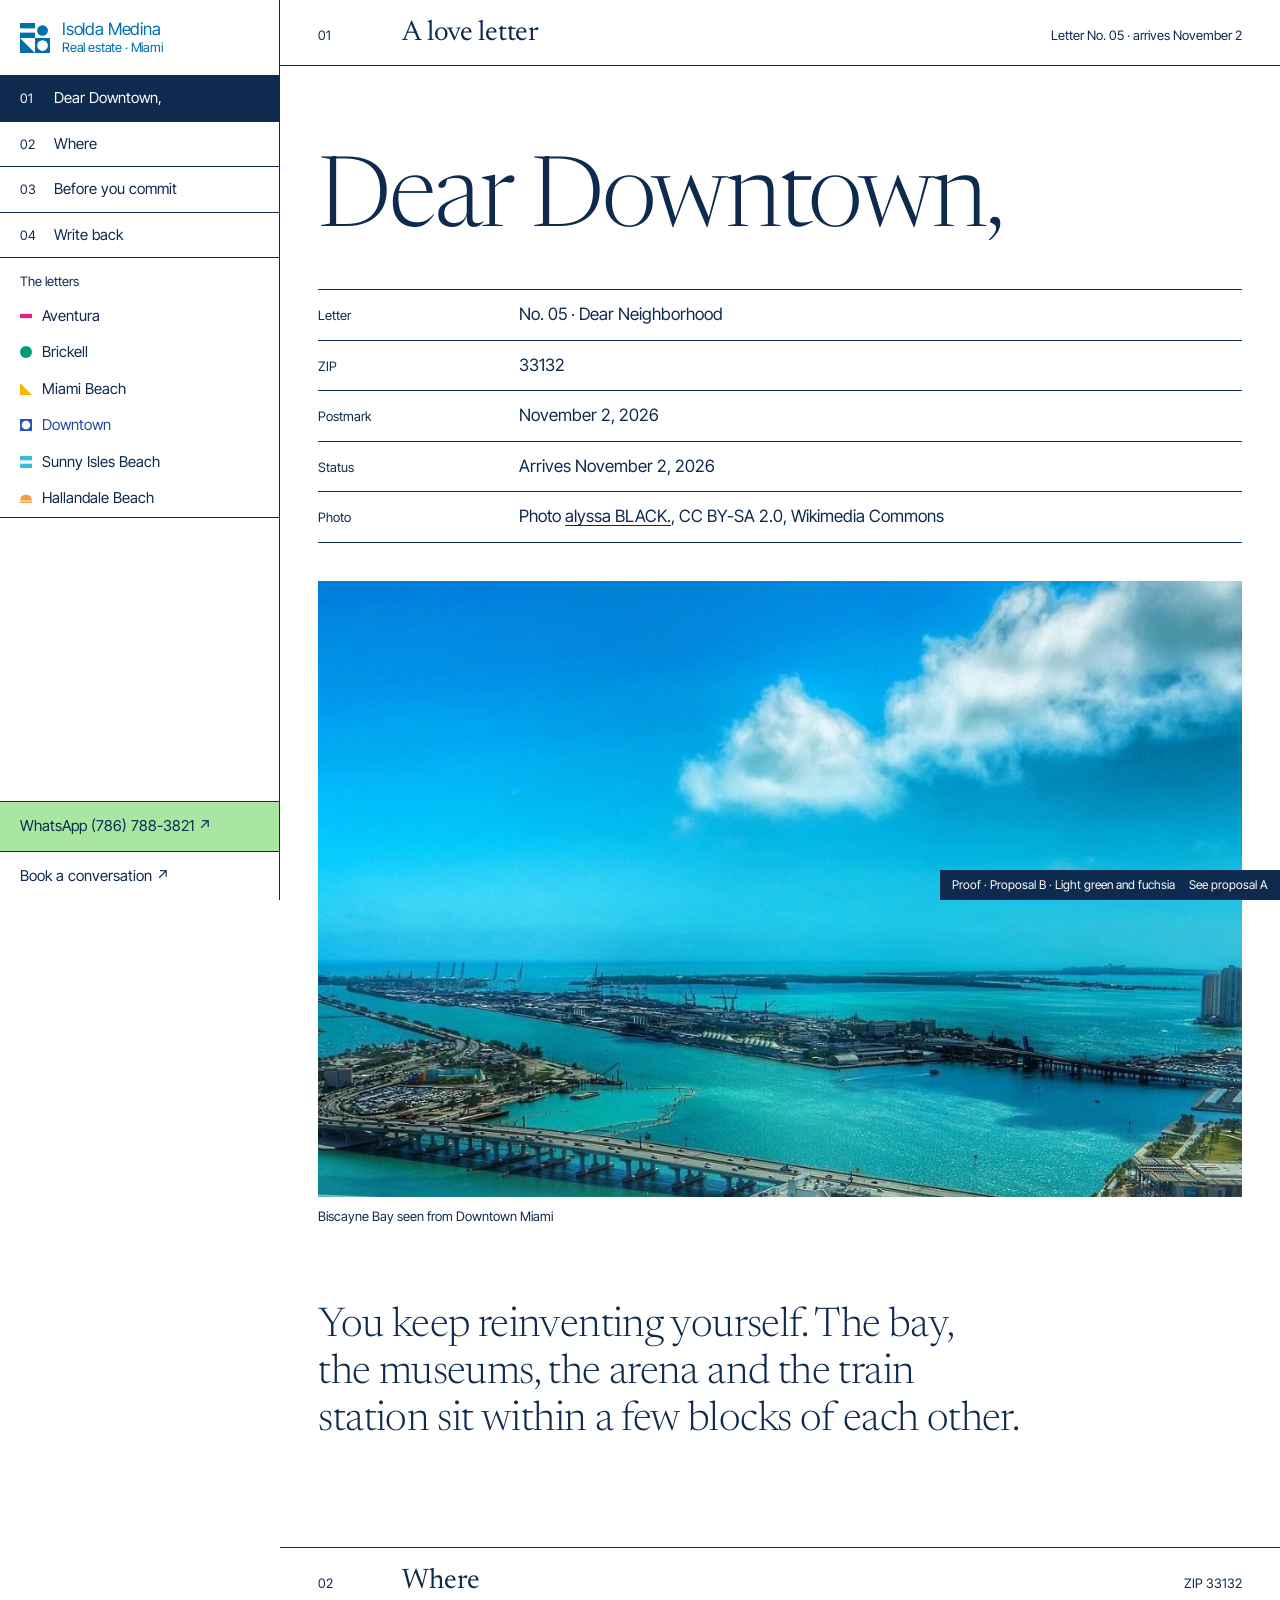
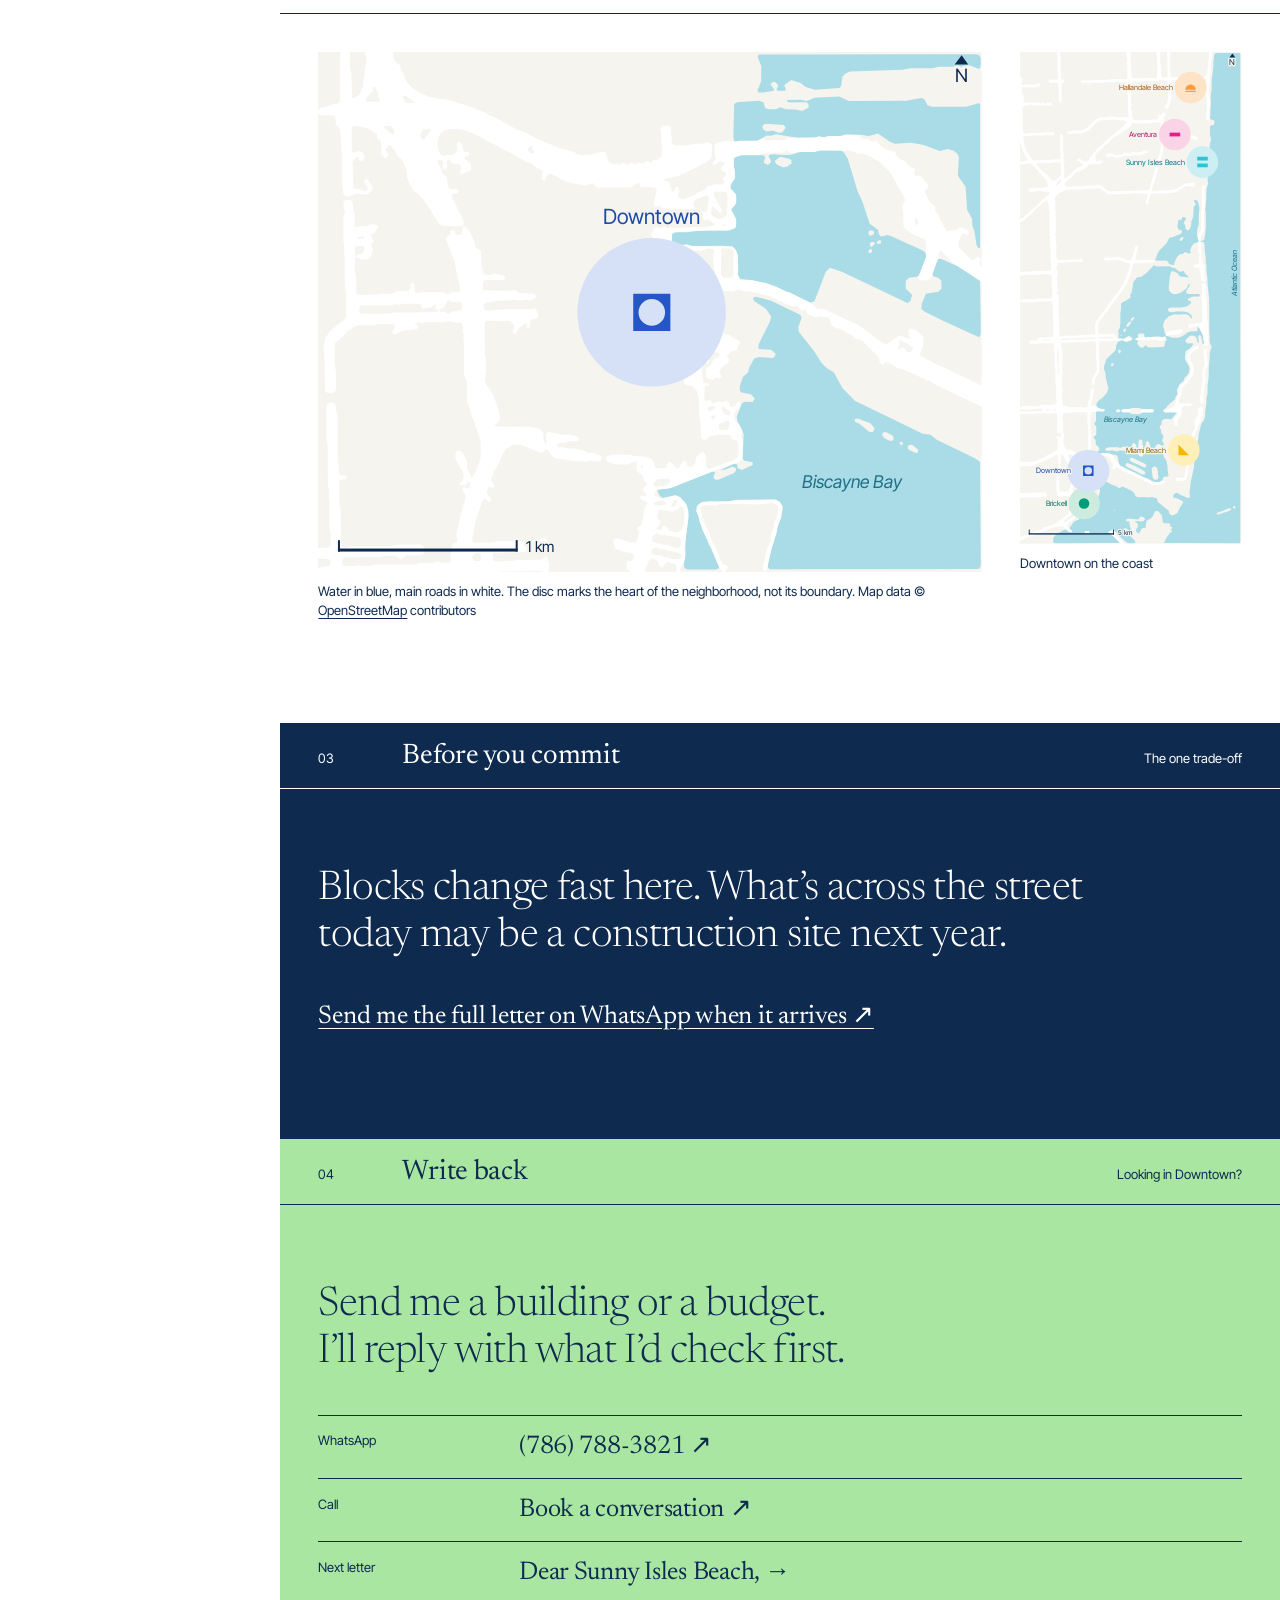
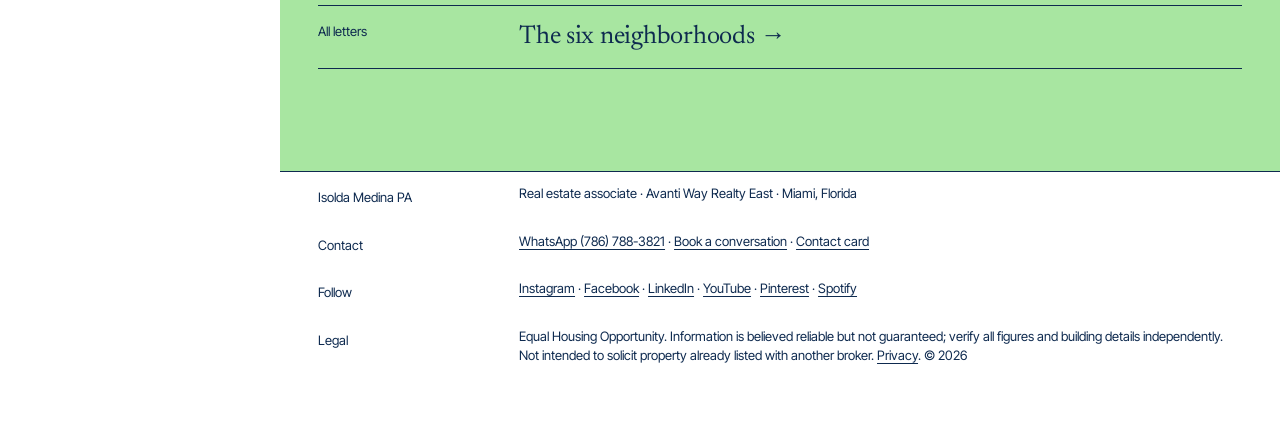
<file: B/dear-downtown/index.html>
<!doctype html>
<html lang="en">
<head>
<meta name="robots" content="noindex, nofollow">
<meta charset="utf-8">
<meta name="viewport" content="width=device-width, initial-scale=1, viewport-fit=cover">
<title>Dear Downtown, · Living in Downtown, FL · Isolda Medina</title>
<meta name="description" content="Dear Downtown, a love letter to Downtown (33132) by Isolda Medina: how it feels, one trade-off, and one sourced number. Arrives November 2, 2026.">
<link rel="canonical" href="https://isoldamedinapa.com/dear-downtown/">
<meta property="og:type" content="article">
<meta property="og:title" content="Dear Downtown, · Living in Downtown, FL · Isolda Medina">
<meta property="og:description" content="Dear Downtown, a love letter to Downtown (33132) by Isolda Medina: how it feels, one trade-off, and one sourced number. Arrives November 2, 2026.">
<meta property="og:url" content="https://isoldamedinapa.com/dear-downtown/">
<meta property="og:image" content="https://isoldamedinapa.com/assets/img/og-image.png">
<meta name="twitter:card" content="summary_large_image">
<meta name="theme-color" content="#FBF5EC">
<link rel="icon" href="../assets/img/favicon.svg" type="image/svg+xml">
<link rel="preconnect" href="https://fonts.googleapis.com">
<link rel="preconnect" href="https://fonts.gstatic.com" crossorigin>
<link href="https://fonts.googleapis.com/css2?family=Inter+Tight:wght@400&family=Newsreader:ital,opsz,wght@0,6..72,300;0,6..72,400;1,6..72,300;1,6..72,400&display=swap" rel="stylesheet">
<link rel="stylesheet" href="../assets/css/style.css">
</head>
<body>
<a class="skip" href="#main">Skip to content</a>
<aside class="rail" aria-label="Index">
<a class="brand" href="../index.html"><svg class="mark" viewBox="0 0 716 716" aria-hidden="true" fill="currentColor"><rect x="0" y="0" width="358" height="128"/><circle cx="538" cy="179" r="128"/><rect x="0" y="230" width="358" height="128"/><polygon points="0,358 0,716 358,716"/><path fill-rule="evenodd" d="M358 358H716V716H358Z M410 538a128 128 0 1 0 256 0a128 128 0 1 0 -256 0Z"/></svg><span>Isolda Medina<small>Real estate · Miami</small></span></a>
<details class="toc" open><summary>Index</summary>
<nav aria-label="Chapters"><ol><li><a href="#letter" data-tone="ivory"><span>01</span>Dear Downtown,</a></li><li><a href="#where" data-tone="ivory"><span>02</span>Where</a></li><li><a href="#commit" data-tone="ink"><span>03</span>Before you commit</a></li><li><a href="#write" data-tone="pink"><span>04</span>Write back</a></li></ol></nav>
<div class="rail-letters"><p>The letters</p><ul><li style="--c:#E0218A;--ct:#B3186D"><a href="../dear-aventura/index.html"><svg class="glyph" viewBox="0 0 358 358" aria-hidden="true" fill="currentColor"><rect y="115" width="358" height="128"/></svg>Aventura</a></li><li style="--c:#009B77;--ct:#00785C"><a href="../dear-brickell/index.html"><svg class="glyph" viewBox="0 0 358 358" aria-hidden="true" fill="currentColor"><circle cx="179" cy="179" r="179"/></svg>Brickell</a></li><li style="--c:#F5B700;--ct:#8A6A00"><a href="../dear-miami-beach/index.html"><svg class="glyph" viewBox="0 0 358 358" aria-hidden="true" fill="currentColor"><polygon points="0,0 0,358 358,358"/></svg>Miami Beach</a></li><li style="--c:#2457C5;--ct:#1F4BA8"><a href="../dear-downtown/index.html" aria-current="page"><svg class="glyph" viewBox="0 0 358 358" aria-hidden="true" fill="currentColor"><path fill-rule="evenodd" d="M0 0H358V358H0Z M51 179a128 128 0 1 0 256 0a128 128 0 1 0 -256 0Z"/></svg>Downtown</a></li><li style="--c:#2EC4D6;--ct:#00788A"><a href="../dear-sunny-isles-beach/index.html"><svg class="glyph" viewBox="0 0 358 358" aria-hidden="true" fill="currentColor"><rect width="358" height="128"/><rect y="230" width="358" height="128"/></svg>Sunny Isles Beach</a></li><li style="--c:#FF9A3C;--ct:#A85A10"><a href="../dear-hallandale-beach/index.html"><svg class="glyph" viewBox="0 0 358 358" aria-hidden="true" fill="currentColor"><path d="M0 251a179 179 0 0 1 358 0Z"/><rect y="285" width="358" height="40"/></svg>Hallandale Beach</a></li></ul></div>
</details>
<div class="rail-cta"><a class="pink" href="https://wa.me/17867883821?text=Hi%20Isolda%2C%20I%20read%20your%20letters%20to%20Miami.%20%28WEB%29">WhatsApp (786) 788-3821 ↗</a><a href="https://myavex.avantiway.com/CrmCalendar/agenda/4d791834f608772cd80d2600f37c3cb7">Book a conversation ↗</a></div>
</aside>
<main id="main"><section id="letter" class="band band--white band--first" aria-labelledby="letter-h">
<header class="ch"><span class="ch-no">01</span><h2 id="letter-h" class="ch-title">A love letter</h2><span class="ch-meta">Letter No. 05 · arrives November 2</span></header>
<p class="giant">Dear Downtown,</p>
<dl class="rows"><div><dt>Letter</dt><dd>No. 05 · Dear Neighborhood</dd></div><div><dt>ZIP</dt><dd>33132</dd></div><div><dt>Postmark</dt><dd>November 2, 2026</dd></div><div><dt>Status</dt><dd>Arrives November 2, 2026</dd></div><div><dt>Photo</dt><dd>Photo <a href="https://commons.wikimedia.org/wiki/File:Biscayne_bay_-_downtown_miami.jpg">alyssa BLACK.</a>, CC BY-SA 2.0, Wikimedia Commons</dd></div></dl>
<figure class="plate"><img class="photo" src="../assets/img/hoods/downtown.jpg" width="1050" height="700" alt="Biscayne Bay seen from Downtown Miami"><figcaption>Biscayne Bay seen from Downtown Miami</figcaption></figure><p class="statement">You keep reinventing yourself. The bay, the museums, the arena and the train station sit within a few blocks of each other.</p>
</section>
<section id="where" class="band band--sand " aria-labelledby="where-h">
<header class="ch"><span class="ch-no">02</span><h2 id="where-h" class="ch-title">Where</h2><span class="ch-meta">ZIP 33132</span></header>
<div class="where-grid"><figure class="map"><svg class="map-svg" xmlns="http://www.w3.org/2000/svg" viewBox="0 0 143 112" role="img" aria-label="Map of Downtown, ZIP 33132"><rect width="143" height="112" fill="#F5F4EF"/><path fill="#A9DCE6" fill-rule="evenodd" d="M96.00 8.72 95.00 8.74 94.68 8.33 95.49 6.33 95.52 3.00 94.72 1.00 94.87 0.67 95.33 0.53 141.67 0.50 142.46 0.67 142.81 1.33 142.80 3.00 142.67 3.46 142.33 3.61 140.33 2.85 138.67 3.16 134.00 3.18 132.33 3.49 127.67 3.51 126.00 3.82 114.67 4.21 113.67 4.62 113.00 5.32 112.74 7.33 112.33 7.74 107.00 8.12 105.00 7.48 104.00 6.66 102.00 6.05 100.62 7.00 100.51 7.33 100.84 8.00 100.66 8.33 99.00 8.33 98.79 8.00 99.15 7.33 99.06 7.00 98.67 6.56 98.00 6.41 97.52 7.00 98.28 8.00 98.17 8.33 96.00 8.72ZM142.67 42.18 142.33 42.29 141.91 41.67 141.46 38.67 140.97 37.33 140.96 36.00 139.88 34.00 139.54 29.00 137.88 26.67 138.11 22.67 137.80 22.00 137.00 21.28 135.67 20.89 134.00 21.36 130.33 19.96 127.67 19.54 124.33 19.79 123.33 19.39 120.67 17.56 118.67 18.11 117.00 17.84 114.00 17.84 112.33 18.16 106.33 18.50 103.33 18.49 98.67 17.73 97.67 18.06 96.67 18.01 94.67 19.12 90.00 19.26 89.63 19.00 89.51 18.33 89.67 11.20 90.33 10.85 95.00 10.51 96.00 10.85 96.32 12.00 97.00 12.31 98.67 12.34 99.67 11.93 100.83 12.33 103.00 12.41 104.33 12.74 105.71 12.00 105.71 11.33 105.33 10.85 101.67 10.88 101.01 10.67 101.17 10.33 104.00 10.28 105.33 10.58 107.00 9.88 112.33 9.59 114.33 10.56 126.67 10.49 130.00 9.90 130.67 10.20 131.33 11.45 132.33 11.82 139.67 11.82 142.33 11.05 142.67 11.21 142.67 42.18ZM100.01 17.33 100.81 16.33 100.33 15.72 96.33 15.48 95.73 16.00 95.90 16.67 96.67 17.13 98.00 16.97 99.33 17.39 100.01 17.33ZM127.00 54.07 113.00 47.43 110.33 46.47 109.43 47.33 107.00 53.64 106.33 53.98 105.67 53.83 97.67 50.27 93.33 49.21 91.00 48.99 90.51 48.00 90.38 43.67 90.00 42.64 89.33 41.99 87.33 41.74 81.00 41.82 77.00 41.45 76.22 40.67 76.26 39.33 77.00 38.85 79.67 38.82 81.33 38.51 88.67 38.49 89.78 38.00 90.12 37.33 90.12 36.00 89.06 34.00 90.01 32.67 90.16 31.33 90.01 30.67 89.09 29.67 88.86 29.00 89.78 27.00 89.50 23.67 89.59 23.00 90.00 22.55 91.33 22.18 96.00 22.25 96.39 22.67 96.06 23.67 96.33 24.09 97.00 24.27 97.70 23.67 97.05 22.33 97.67 22.03 100.67 22.22 102.00 22.12 104.00 21.51 106.67 21.49 108.33 21.18 112.67 21.21 113.33 21.65 114.16 23.00 116.27 30.00 117.35 32.33 118.88 37.00 120.67 38.32 120.90 39.33 121.33 39.75 122.67 39.46 123.33 39.59 130.33 42.77 130.99 43.33 131.04 44.33 129.67 48.00 129.00 48.45 127.33 48.66 126.66 49.33 126.66 51.00 128.03 52.33 127.67 53.66 127.00 54.07ZM101.15 24.67 102.05 24.00 102.02 23.33 101.67 23.06 99.67 22.58 98.55 23.33 98.43 23.67 99.00 24.35 100.33 24.87 101.15 24.67ZM119.73 39.33 119.87 39.00 119.67 38.54 119.00 38.39 118.64 38.67 118.64 39.33 119.00 39.60 119.73 39.33ZM121.27 41.33 121.34 40.67 121.00 40.50 120.34 41.00 120.48 41.33 121.27 41.33ZM119.33 42.00 120.00 41.33 119.86 41.00 119.33 40.87 118.88 41.33 119.00 41.85 119.33 42.00ZM119.26 43.33 119.40 42.67 119.00 42.34 118.56 43.00 118.75 43.33 119.26 43.33ZM142.33 61.43 134.33 57.75 130.67 55.91 130.02 55.33 130.06 54.33 131.00 52.10 133.67 51.67 134.34 51.00 134.33 49.32 133.68 48.67 132.67 48.37 132.41 48.00 133.17 45.33 133.67 44.60 134.33 44.61 138.16 46.33 142.66 49.33 142.83 60.33 142.67 61.23 142.33 61.43ZM142.33 111.41 97.33 111.44 96.86 111.00 97.21 109.00 100.11 98.67 99.90 97.67 99.33 96.88 98.67 96.55 97.67 96.50 90.33 96.51 88.67 96.82 83.33 96.84 82.33 97.20 81.66 98.00 81.62 99.00 82.95 103.00 86.43 111.00 86.23 111.33 85.67 111.49 79.67 111.49 79.00 111.27 78.82 110.67 79.16 108.67 79.18 104.67 79.82 100.33 79.79 99.00 79.39 97.67 78.80 96.67 77.67 95.77 77.00 95.59 74.33 96.11 73.67 95.68 73.13 94.67 73.33 94.31 76.00 93.83 84.67 90.53 85.33 90.42 85.60 90.67 85.25 91.33 85.33 92.00 86.00 92.21 86.67 92.03 89.76 90.67 90.11 90.00 89.97 89.67 89.33 89.36 87.67 90.04 86.84 90.00 89.67 88.74 90.33 88.90 90.38 89.67 91.33 90.07 93.67 89.00 93.63 88.33 92.00 88.16 91.49 87.67 91.74 82.33 90.43 79.67 90.22 78.67 91.33 75.67 92.00 75.35 93.67 75.40 94.15 74.67 93.33 73.78 91.18 73.33 90.91 73.00 90.88 72.00 91.60 70.00 92.69 69.00 92.94 68.00 94.00 66.06 95.00 65.74 98.00 65.95 98.42 65.67 98.61 65.00 97.67 64.15 94.93 64.00 94.95 63.00 97.42 58.00 97.63 57.00 96.50 55.33 93.94 53.67 93.71 53.00 94.33 52.73 97.67 53.61 103.98 56.67 104.21 57.33 103.48 59.33 103.63 60.33 107.00 64.59 108.53 67.00 109.67 68.13 111.12 69.00 113.00 72.41 115.67 75.13 130.33 82.24 132.00 82.48 133.33 83.58 141.67 87.58 142.66 88.33 142.83 110.33 142.74 111.00 142.33 111.41ZM119.75 81.67 119.94 81.00 119.02 80.00 116.33 78.98 115.67 79.07 115.70 79.67 116.67 80.11 118.67 81.78 119.33 81.94 119.75 81.67ZM124.01 83.67 124.06 83.00 123.67 82.54 122.33 81.90 121.67 82.04 121.61 82.67 122.33 83.38 123.33 83.84 124.01 83.67ZM125.97 84.67 126.00 84.07 125.40 84.00 125.33 84.59 125.97 84.67ZM129.26 86.33 129.31 85.67 128.00 84.62 127.27 84.67 127.06 85.33 127.33 85.71 128.67 86.35 129.26 86.33Z"/><path fill="#FFFFFF" fill-rule="evenodd" d="M78.00 112.09 77.67 112.19 77.25 112.00 77.23 110.67 77.00 110.33 75.33 109.91 74.99 110.00 74.33 110.86 74.00 111.04 73.51 110.67 73.15 109.67 72.00 109.09 71.53 109.33 70.65 111.00 70.33 112.10 67.67 112.15 67.00 111.83 66.52 111.33 66.52 110.00 67.00 109.62 67.67 109.66 68.00 109.34 68.01 108.33 67.67 107.99 66.33 107.82 64.33 107.15 63.85 106.67 63.62 105.33 63.81 105.00 64.33 104.79 67.67 105.76 68.33 105.76 68.67 105.56 69.16 103.67 69.13 103.33 68.64 102.67 68.91 102.33 69.67 102.00 70.10 100.33 70.18 99.00 70.52 98.00 70.99 97.33 70.97 97.00 69.67 96.48 69.31 96.00 69.67 95.63 70.63 95.67 70.88 95.33 70.33 94.88 70.13 94.33 70.33 93.79 70.89 93.33 70.89 93.00 70.19 92.33 70.00 91.25 69.33 90.90 68.60 90.00 68.67 88.31 68.00 88.32 66.67 88.88 64.00 88.88 62.33 88.22 61.96 87.67 62.33 87.09 63.00 86.78 67.33 86.78 68.33 87.10 69.67 87.12 71.67 87.52 72.16 88.00 72.67 89.55 73.00 89.76 74.90 89.67 75.15 89.33 75.28 88.67 75.67 88.30 76.53 88.67 77.00 89.46 77.67 89.65 78.67 88.14 79.00 87.96 79.46 88.33 79.45 89.00 79.67 89.33 80.90 89.33 81.15 89.00 81.52 87.33 82.33 86.42 83.00 86.20 83.48 86.67 83.72 87.67 83.57 88.33 83.65 89.33 84.00 89.80 84.33 89.84 89.33 88.03 90.03 87.67 90.57 87.00 90.58 85.00 90.33 83.78 89.14 83.33 88.93 82.67 88.67 82.46 86.67 82.43 85.00 82.64 84.33 82.85 83.67 83.48 83.33 83.54 83.00 83.48 82.52 83.00 82.43 79.33 82.12 78.33 82.10 74.67 81.67 73.00 80.67 71.99 79.33 71.81 78.85 71.33 78.68 68.67 77.18 64.00 76.68 61.00 75.43 57.00 75.22 56.67 74.67 56.56 74.00 56.66 73.67 57.00 73.80 59.00 73.33 59.37 72.87 59.00 72.91 57.33 72.73 57.00 72.33 56.78 71.67 56.80 70.85 56.00 70.62 55.00 71.00 54.52 74.33 54.42 74.65 54.00 74.26 53.00 73.00 51.99 70.67 51.81 70.19 51.33 70.13 51.00 70.19 50.67 70.67 50.19 73.00 50.10 73.33 49.92 73.57 49.33 72.85 48.33 72.45 46.33 72.52 44.33 73.24 43.67 73.36 43.33 72.52 42.67 72.12 41.33 72.37 40.00 71.65 39.33 72.26 38.67 72.43 37.67 72.28 36.00 72.43 35.33 72.45 32.00 72.99 29.67 72.86 29.33 71.67 29.10 69.67 29.14 69.28 28.67 69.33 28.31 69.00 28.22 67.33 29.22 60.33 29.22 59.80 29.00 59.33 28.23 57.67 28.87 54.33 28.15 52.33 27.48 51.67 26.98 50.00 26.25 49.19 26.67 49.13 27.33 48.67 27.70 48.20 27.33 48.28 26.33 48.53 25.67 47.00 24.83 46.00 23.99 45.00 23.82 42.00 21.98 33.67 17.65 32.00 16.98 30.33 16.57 28.67 16.57 27.00 16.99 26.33 17.67 25.75 19.33 25.74 20.00 26.18 21.67 26.39 22.00 27.00 22.33 28.00 22.13 28.67 22.25 29.33 22.02 29.81 21.67 30.03 21.00 29.87 19.67 30.33 19.30 30.67 19.47 31.15 20.33 31.34 21.33 31.67 21.56 32.33 21.54 32.70 22.00 32.33 22.47 31.67 22.59 31.56 23.00 32.89 24.00 33.03 25.33 32.67 25.71 32.00 25.84 31.00 26.37 30.54 26.00 30.89 25.00 30.67 24.32 30.33 24.11 29.00 24.14 28.33 23.23 28.00 23.34 27.76 23.67 27.80 25.00 27.33 25.37 26.81 25.00 26.91 23.67 26.67 23.33 25.72 23.33 25.67 23.67 26.54 25.33 26.65 26.00 27.72 27.00 28.13 29.33 28.33 29.52 30.00 29.54 30.37 30.00 30.00 30.46 29.33 30.42 28.87 30.67 28.90 31.33 31.48 36.67 31.33 37.31 31.00 37.54 26.67 37.48 25.84 36.67 23.33 32.64 21.67 30.65 20.67 29.88 19.84 28.67 19.18 27.00 19.10 25.67 18.68 24.33 18.00 23.06 17.33 22.55 15.67 20.04 15.33 19.96 15.00 20.53 14.39 21.00 15.13 22.00 15.13 22.33 14.67 22.80 14.33 22.80 13.61 22.00 13.73 20.67 13.50 19.33 13.42 19.00 12.81 18.67 12.63 18.33 12.78 17.67 10.33 16.32 8.00 15.89 7.45 16.00 7.24 16.33 7.31 21.67 7.67 21.72 9.00 21.29 9.58 21.67 10.05 22.33 9.81 23.33 9.41 23.67 8.87 23.33 8.84 22.67 8.67 22.50 8.00 22.92 7.44 23.67 7.62 29.33 9.67 29.92 10.33 29.92 10.67 29.67 10.68 29.00 9.87 28.00 9.87 27.67 10.33 27.30 10.67 27.47 11.49 28.67 11.80 29.67 10.67 30.72 9.33 30.72 8.67 30.43 7.67 30.66 7.00 31.16 6.00 31.16 5.29 30.33 5.42 29.67 5.12 28.67 5.11 21.33 4.76 16.67 3.85 15.67 3.76 14.00 3.55 13.67 0.33 13.55 -0.10 13.33 -0.20 13.00 0.12 12.33 1.00 11.85 2.00 11.76 3.33 11.18 4.33 11.09 4.76 10.67 4.77 0.67 5.00 -0.10 6.33 -0.21 6.77 0.00 6.88 0.33 6.90 3.67 7.22 4.67 7.33 9.86 7.67 9.99 8.74 9.33 9.35 8.33 9.68 7.33 9.78 6.00 10.10 5.00 10.12 3.33 10.43 2.33 10.43 1.33 10.13 0.33 10.23 0.00 10.67 -0.21 15.67 -0.21 16.10 0.00 16.32 1.33 16.65 2.00 17.80 3.00 17.78 3.67 18.48 4.67 18.66 5.67 19.32 6.67 20.33 7.74 21.67 8.68 24.00 9.68 26.00 10.10 27.67 10.18 33.00 11.85 36.33 13.18 37.00 13.68 39.00 14.51 39.67 15.02 43.00 16.69 45.67 17.84 46.33 18.34 52.00 20.68 55.00 21.51 56.00 22.02 57.00 22.23 59.00 22.10 61.00 21.51 61.67 21.52 62.15 22.00 62.32 23.00 62.64 23.67 63.67 24.21 64.33 23.96 65.00 24.31 65.67 23.86 66.00 23.86 66.67 24.33 67.33 23.86 67.67 23.86 68.33 24.32 69.00 23.86 70.00 24.13 70.67 23.53 71.00 23.53 71.67 23.91 72.33 23.20 73.00 23.28 73.33 23.13 74.09 22.33 74.10 19.67 73.86 19.00 74.02 18.00 73.79 16.67 73.85 16.33 74.33 15.85 75.67 15.85 76.15 16.33 76.00 17.67 76.22 18.33 76.24 19.67 76.67 20.09 80.00 20.10 81.00 19.78 83.00 19.76 83.67 19.51 84.33 19.52 84.83 20.00 84.91 20.33 84.81 22.67 84.00 23.58 80.33 25.50 77.33 26.83 74.73 27.33 74.55 27.67 75.33 27.83 75.67 28.12 76.33 30.20 76.67 29.99 77.00 29.14 77.33 28.96 77.67 29.14 77.88 30.00 77.55 31.00 78.32 31.67 78.67 31.75 81.00 30.91 82.00 30.18 82.70 30.00 83.27 29.67 84.00 28.86 84.67 28.89 85.33 28.53 87.00 28.60 87.41 28.33 87.54 28.00 87.30 27.33 87.81 26.67 87.99 26.00 87.13 25.67 86.87 25.33 86.86 25.00 87.64 24.00 87.52 23.67 86.67 23.65 85.33 24.36 84.97 24.00 85.78 23.00 85.44 22.00 85.43 20.33 85.51 20.00 86.00 19.52 88.00 19.19 90.00 19.33 90.67 19.12 94.67 19.10 95.67 18.79 97.33 19.10 98.33 18.94 100.33 19.08 101.33 18.53 107.00 18.43 108.00 18.13 109.00 18.42 110.00 18.12 112.67 18.10 113.67 17.78 116.33 17.89 117.33 18.68 118.67 18.85 119.33 19.32 120.33 19.20 121.31 20.33 122.33 21.01 124.33 21.47 124.66 22.33 125.33 23.07 126.33 23.44 127.67 24.91 128.33 24.96 128.67 25.28 128.44 26.00 128.67 26.67 129.00 26.88 129.67 26.63 130.00 26.77 131.48 28.67 131.48 29.33 130.67 30.00 131.67 32.02 132.33 32.82 133.00 33.26 133.00 34.22 133.67 34.88 133.98 36.00 135.33 38.40 135.67 38.56 137.33 38.43 138.33 37.86 138.67 37.86 139.67 38.19 140.22 38.67 140.36 39.00 140.00 39.37 139.00 39.12 138.67 39.33 137.98 41.00 137.99 42.00 140.67 44.68 141.33 44.84 142.00 44.20 142.33 44.20 142.67 44.47 142.80 45.00 142.45 45.67 143.33 46.45 143.55 47.00 143.55 49.00 143.33 49.62 138.11 46.33 136.67 45.24 134.33 42.89 134.00 42.96 133.78 43.33 133.81 44.00 132.00 48.88 131.33 49.22 129.67 49.14 129.30 48.67 131.09 44.00 130.86 43.00 131.02 42.00 130.90 40.67 130.66 40.33 128.00 39.16 126.78 38.33 126.18 37.67 126.10 34.33 125.79 33.33 126.56 32.00 126.49 31.67 123.35 26.00 121.00 23.65 118.67 22.32 117.33 21.91 116.33 22.05 115.33 21.33 114.67 21.23 108.00 21.24 107.00 21.55 103.33 21.57 102.33 21.82 101.67 21.71 101.00 21.11 100.00 21.73 98.67 21.67 97.67 21.89 96.33 21.77 95.00 22.22 91.00 22.24 89.67 22.78 89.57 24.67 89.81 25.33 89.88 27.00 89.82 27.33 88.99 28.33 88.78 29.33 90.06 30.67 90.14 32.33 89.83 33.00 89.08 33.67 88.99 34.00 90.05 36.00 90.04 37.67 89.85 38.00 88.00 38.49 84.67 38.42 76.67 38.83 76.33 38.92 76.23 39.33 76.33 41.42 77.67 41.58 79.67 41.46 80.33 41.82 89.33 41.92 90.03 42.67 90.47 43.67 90.55 47.00 90.42 47.67 90.66 48.67 91.00 49.01 93.33 49.12 96.67 49.85 98.67 50.51 101.00 51.68 101.67 51.85 105.67 53.84 106.88 54.67 107.43 55.33 109.33 55.51 117.00 59.17 120.64 62.00 122.33 63.00 122.67 62.99 125.00 61.20 126.00 61.27 127.33 61.92 127.43 61.33 127.18 60.67 127.19 60.00 127.67 59.62 128.67 59.85 130.00 60.76 130.55 61.67 130.40 63.33 129.55 65.33 134.00 67.69 135.33 68.18 143.21 72.00 143.55 72.67 143.54 76.00 143.33 76.42 143.00 76.47 132.67 71.49 132.00 70.87 131.33 70.81 126.67 68.65 125.00 68.15 123.00 66.98 122.33 66.87 121.67 67.37 121.33 67.22 120.95 66.67 120.99 66.00 120.74 65.67 117.33 62.26 117.00 61.99 116.00 61.82 115.00 60.98 112.33 59.65 111.67 59.48 110.67 58.82 110.29 58.33 110.41 57.67 110.22 57.33 108.33 57.00 107.33 57.14 106.33 56.82 105.45 56.33 105.00 55.53 104.33 55.70 104.00 55.53 103.33 54.66 102.00 54.81 97.33 52.65 94.67 51.90 93.00 51.57 91.67 51.55 90.67 51.24 89.33 51.55 86.33 51.42 84.67 51.67 85.33 52.57 86.00 52.29 86.46 52.67 86.42 56.67 86.81 57.67 86.65 58.67 86.80 59.00 86.76 59.67 87.67 60.79 88.00 61.00 88.76 61.00 89.43 61.67 90.67 62.18 91.04 62.67 90.49 63.33 90.33 64.18 90.00 64.38 89.24 64.33 88.03 65.67 88.69 66.33 88.56 66.67 87.00 68.06 86.59 68.67 86.46 69.00 87.03 70.00 86.67 70.37 85.67 70.20 85.00 70.70 84.00 70.40 83.52 70.00 83.75 69.00 83.62 68.33 83.81 68.00 84.67 67.44 85.33 66.14 86.33 65.67 86.57 65.00 86.33 64.80 85.00 64.66 84.00 65.58 84.00 66.00 84.33 66.74 84.00 67.05 83.33 67.09 82.68 68.00 82.99 71.00 83.33 71.36 84.00 71.30 84.35 71.67 84.00 72.03 83.67 71.94 83.33 72.11 83.24 74.67 83.34 75.00 83.67 75.25 84.33 74.98 85.00 75.63 85.67 75.59 86.33 75.29 87.33 75.48 88.00 74.97 88.39 75.33 88.67 76.27 89.33 76.57 89.93 76.33 90.19 75.67 90.59 75.33 91.13 75.67 90.82 76.67 89.77 77.67 89.75 78.67 90.00 79.57 90.83 80.33 91.47 81.67 91.11 82.67 91.55 84.00 91.47 87.67 90.67 88.48 88.67 88.96 76.33 93.82 75.33 94.14 73.33 94.21 73.00 94.37 72.34 95.33 72.67 95.67 74.00 96.20 77.00 95.53 78.18 96.00 78.43 96.67 78.67 96.95 79.00 97.01 79.48 97.67 79.80 99.00 79.81 100.33 79.00 107.00 79.14 107.67 79.06 109.33 78.17 111.00 78.00 112.09ZM13.38 10.67 13.37 10.33 12.95 9.67 13.00 9.00 12.33 7.50 12.00 7.51 11.82 8.33 10.65 9.67 10.28 10.33 10.29 10.67 13.38 10.67ZM20.70 11.00 20.63 10.67 19.67 9.98 18.67 9.36 18.33 9.49 18.32 10.00 19.00 11.01 20.70 11.00ZM16.36 17.67 16.43 17.00 16.00 16.07 15.33 15.89 14.22 16.00 14.27 16.33 14.98 17.00 16.00 17.71 16.36 17.67ZM23.09 18.67 23.33 18.11 24.31 17.00 24.19 16.67 22.60 16.67 22.11 18.00 22.18 18.33 22.67 18.97 23.09 18.67ZM46.70 21.67 46.20 21.00 46.17 20.33 46.00 20.17 45.27 20.67 45.12 21.00 45.67 21.68 46.33 21.97 46.70 21.67ZM86.43 36.00 87.33 35.81 88.13 35.00 88.25 31.33 88.13 30.33 87.67 30.09 86.00 30.14 85.67 30.01 85.25 30.33 85.32 31.00 86.83 33.67 87.04 34.33 86.67 34.69 86.33 34.56 85.33 33.37 85.00 33.29 84.74 34.00 84.68 35.00 86.00 36.01 86.43 36.00ZM83.82 34.33 84.22 31.33 84.00 31.00 83.33 30.99 81.07 32.00 80.78 33.00 80.99 33.33 83.33 34.66 83.82 34.33ZM49.33 112.13 47.67 111.77 39.67 111.90 37.00 112.23 0.67 112.23 -0.10 112.00 -0.20 111.67 0.00 111.23 1.00 110.86 2.33 110.76 2.75 110.33 2.69 109.67 2.43 109.33 0.00 109.10 -0.23 108.33 -0.21 107.33 0.00 106.90 2.33 106.76 2.76 106.33 2.76 103.67 2.45 102.67 2.44 96.67 2.28 95.67 2.43 94.33 2.19 93.67 2.12 92.33 2.10 84.67 1.77 83.33 1.78 76.33 2.12 75.67 3.00 75.45 3.33 75.52 3.81 76.00 3.90 77.33 4.22 78.33 4.23 86.33 4.57 90.67 4.67 91.08 6.00 91.29 6.35 91.67 6.00 92.04 4.67 92.26 4.57 92.67 4.56 97.00 4.88 98.33 5.00 106.55 5.67 106.77 7.67 106.45 16.00 106.44 17.33 106.12 21.67 106.11 22.55 106.33 22.88 107.00 22.81 108.00 22.33 108.40 19.00 108.57 17.67 109.37 16.90 108.67 16.33 108.56 14.33 108.57 13.33 108.88 11.67 108.77 5.67 108.91 5.33 109.11 5.23 109.67 5.24 110.33 5.67 110.76 8.00 110.76 8.67 110.61 11.00 110.76 11.67 110.52 13.33 110.44 21.00 110.43 22.00 110.12 24.67 110.10 25.67 109.79 26.67 110.10 28.55 110.00 28.74 109.67 28.46 108.67 28.76 107.67 28.85 106.33 29.33 105.85 29.89 105.67 30.08 105.33 29.78 104.00 31.18 98.00 31.76 96.33 31.80 95.33 30.96 94.33 31.33 93.81 31.67 93.77 32.33 94.11 32.68 93.67 32.80 93.00 32.71 92.67 32.33 92.67 31.67 93.49 31.33 93.33 30.67 93.37 30.32 93.00 31.22 92.33 31.43 91.00 29.61 87.67 29.62 86.33 30.00 85.95 30.67 85.95 31.15 86.33 32.14 88.33 32.10 89.67 33.00 91.56 33.33 91.56 34.02 90.33 34.68 88.67 35.10 87.00 35.02 83.67 33.68 79.67 33.18 78.67 32.12 75.00 32.09 71.00 31.45 69.67 31.44 62.67 31.28 61.67 31.42 61.00 31.19 60.33 31.33 59.33 30.89 58.33 29.33 58.22 28.33 57.91 27.00 58.22 23.33 58.24 22.67 58.39 22.00 58.25 20.70 58.67 21.33 58.88 21.67 59.30 21.33 59.71 18.00 60.10 16.67 60.87 16.14 60.67 15.96 60.33 16.57 59.33 16.33 58.74 16.00 58.58 12.67 58.67 12.00 58.88 8.67 58.90 7.67 59.31 6.67 59.92 4.67 61.91 3.66 62.67 3.56 66.67 3.88 69.00 3.88 72.67 3.55 73.33 3.00 73.55 2.00 73.48 1.52 73.00 1.43 66.33 1.28 65.67 1.42 65.00 1.13 64.00 1.52 61.67 2.67 60.08 5.69 57.67 6.09 57.00 6.10 52.00 5.78 51.00 5.76 44.00 5.61 43.33 5.67 41.67 5.44 40.67 5.45 35.33 5.88 34.33 5.52 33.67 5.45 32.67 5.52 32.33 6.00 31.84 7.00 31.84 7.48 32.33 7.57 34.00 7.88 35.00 8.00 37.75 9.33 37.52 10.33 37.68 11.67 37.12 12.67 37.28 13.03 37.67 12.33 38.76 12.00 39.04 11.67 39.05 11.45 39.33 11.52 40.00 12.04 40.67 11.46 41.67 11.82 42.67 11.33 44.22 10.67 44.71 9.67 44.72 8.67 44.48 8.00 44.00 7.90 47.33 8.22 48.33 8.24 52.00 8.45 52.33 10.67 52.44 11.67 52.19 12.67 52.33 13.33 52.12 16.00 52.09 17.00 51.53 19.33 51.50 19.72 51.33 19.91 50.67 19.87 50.00 20.33 49.63 20.80 50.00 20.87 51.67 21.33 52.00 22.33 51.78 27.00 51.78 28.00 52.33 28.67 51.85 30.55 51.67 30.74 51.33 29.35 45.00 27.53 40.33 27.53 40.00 28.42 39.33 28.54 38.67 29.00 38.29 29.46 38.67 29.67 39.38 30.89 39.33 31.09 39.00 31.17 38.00 31.33 37.70 31.67 37.59 32.33 38.11 32.83 39.00 33.73 41.00 34.00 42.23 34.67 42.52 35.15 43.00 35.24 45.67 35.67 47.86 37.00 48.08 38.00 47.78 39.33 47.93 40.00 48.18 40.37 48.67 40.00 49.13 36.00 49.11 35.67 49.33 35.57 49.67 35.58 51.00 35.78 51.33 41.67 51.44 42.67 51.29 43.67 52.08 44.33 51.94 46.33 52.12 46.67 52.19 47.00 52.59 46.67 53.15 45.67 53.54 45.00 53.33 43.67 53.56 42.00 53.33 41.33 53.55 38.67 53.57 37.67 53.88 36.33 53.91 35.68 54.33 35.77 55.33 36.00 55.66 36.33 55.76 40.00 55.45 45.67 55.43 46.67 55.20 47.15 55.67 47.47 56.67 47.47 57.00 47.21 57.33 46.00 57.67 45.77 58.00 45.60 58.67 45.69 59.33 45.37 59.67 44.97 59.33 45.02 58.67 44.67 58.46 43.33 59.50 42.67 60.52 42.33 60.69 41.96 60.33 42.33 59.00 41.33 57.99 36.33 57.91 35.91 58.33 35.89 64.67 36.22 66.67 36.23 68.67 35.91 70.67 36.33 71.91 37.16 72.67 38.15 75.00 38.82 77.00 39.21 79.00 39.00 79.55 38.04 80.33 37.97 80.67 46.00 80.78 47.67 81.18 48.49 82.00 48.59 83.67 49.00 84.53 49.26 84.33 49.32 84.00 49.09 83.33 49.17 82.33 49.67 81.86 52.33 82.43 54.33 82.45 56.00 82.86 56.37 83.33 56.00 83.81 54.00 83.90 53.00 84.22 52.00 84.24 51.31 84.67 52.00 85.22 52.67 85.12 53.67 85.43 55.33 85.45 57.33 85.85 58.00 86.34 59.33 86.37 60.88 87.00 61.14 87.33 61.14 87.67 60.67 88.15 60.33 88.22 59.33 88.22 58.67 88.00 57.67 88.37 57.00 88.11 56.00 88.22 51.00 87.48 50.42 87.00 49.67 85.92 49.00 85.52 48.82 86.00 48.33 86.38 47.33 86.15 43.67 84.57 42.00 84.65 40.73 85.33 39.98 86.33 38.49 89.67 37.76 90.33 37.81 91.00 37.33 92.00 37.34 92.33 37.83 93.00 38.04 93.67 37.67 94.03 37.00 93.69 36.67 93.80 36.28 95.00 37.16 96.00 37.37 96.67 37.00 97.03 36.00 96.22 35.67 96.35 35.32 97.00 33.98 101.00 33.23 105.00 33.33 105.55 33.67 105.76 36.67 105.77 39.00 105.45 47.33 105.43 48.67 104.63 49.00 104.77 49.67 105.45 49.88 106.00 49.81 107.00 49.33 107.48 45.00 107.57 43.67 107.82 38.00 107.91 37.59 108.33 37.81 109.67 38.33 109.77 41.00 109.61 41.67 109.75 42.67 109.45 48.00 109.43 48.43 109.33 49.00 108.65 49.38 109.00 49.88 110.33 49.73 111.67 49.33 112.13ZM79.02 37.67 79.32 37.33 79.14 35.67 78.52 35.00 78.33 34.32 78.00 33.98 77.00 33.66 75.85 34.33 75.56 35.67 75.76 37.67 76.33 37.91 77.33 37.92 78.33 37.91 79.02 37.67ZM83.71 37.67 85.33 37.39 85.51 37.00 84.00 36.12 83.28 36.33 82.67 35.54 80.67 34.44 80.10 34.67 80.08 35.67 80.47 36.33 80.44 37.00 80.67 37.44 82.00 36.96 82.67 37.90 83.71 37.67ZM129.42 37.00 129.34 36.33 129.00 35.94 128.67 35.88 128.66 37.00 129.00 37.31 129.42 37.00ZM88.03 37.33 87.67 37.04 86.89 37.33 87.33 37.49 88.03 37.33ZM9.02 40.33 9.33 40.14 9.67 40.21 10.00 39.92 9.67 39.67 9.33 39.91 8.67 39.84 8.51 40.00 8.67 40.28 9.02 40.33ZM8.45 43.67 9.33 43.55 9.66 43.33 10.00 42.33 9.97 42.00 9.67 41.76 8.00 41.93 8.00 44.00 8.45 43.67ZM89.22 48.67 89.58 47.67 89.45 45.00 89.60 42.67 89.00 42.21 88.33 42.37 87.00 42.24 86.72 42.67 86.88 43.33 86.84 48.00 87.33 48.67 89.22 48.67ZM79.69 49.67 80.33 49.45 83.00 49.42 83.33 49.23 83.67 48.47 84.00 48.30 84.67 48.66 85.00 48.66 85.40 48.33 85.56 48.00 85.11 44.67 85.33 42.51 84.00 42.40 82.67 42.82 79.67 42.71 79.00 43.06 76.12 43.00 75.67 43.32 75.57 44.33 75.88 45.33 75.90 47.00 76.61 49.33 77.33 48.95 78.33 49.18 79.33 49.69 79.69 49.67ZM83.01 57.33 84.00 56.89 84.13 56.67 84.24 56.00 84.06 55.67 83.25 55.33 82.98 55.00 83.25 54.67 84.13 54.33 84.12 52.67 84.66 51.67 83.67 51.66 83.00 52.15 80.67 52.65 79.33 53.32 78.78 54.00 79.32 56.00 80.00 57.26 80.33 57.41 81.00 57.29 81.67 57.56 83.01 57.33ZM28.39 56.33 29.00 55.85 30.89 55.67 31.09 55.33 31.00 54.11 30.67 53.91 28.67 53.82 28.00 53.45 27.19 55.00 26.00 55.64 25.67 55.52 25.27 55.00 25.33 54.31 24.33 55.06 23.33 55.09 22.67 55.38 22.20 55.00 22.07 54.33 21.67 54.23 18.33 54.24 17.67 54.48 16.67 54.33 16.00 54.55 9.33 54.58 8.91 55.00 8.91 56.00 9.33 56.42 15.33 56.43 16.00 56.19 17.67 56.11 25.00 56.10 25.64 56.00 26.00 55.69 26.67 56.00 27.33 55.95 28.00 56.45 28.39 56.33ZM82.60 66.00 82.91 65.33 82.95 63.00 83.14 62.67 83.67 62.44 84.00 62.51 84.67 63.13 85.00 63.15 85.43 63.00 85.60 62.67 85.45 62.33 84.67 61.68 83.67 61.84 82.33 61.72 81.33 61.13 81.00 61.33 80.91 61.67 81.32 63.67 82.33 66.12 82.60 66.00ZM127.68 64.67 128.31 64.00 128.24 63.67 125.67 62.11 125.17 62.33 125.37 63.00 124.97 63.67 124.97 64.00 125.33 64.05 126.00 63.63 126.56 64.00 126.92 64.67 127.68 64.67ZM84.70 77.33 85.54 77.00 85.67 76.61 85.00 76.26 84.00 76.58 84.00 77.21 84.33 77.41 84.70 77.33ZM88.35 78.33 88.67 78.31 88.90 77.67 88.67 77.32 87.33 76.45 87.03 76.67 87.01 77.00 87.57 78.00 88.35 78.33ZM85.49 79.00 85.67 78.29 84.80 78.33 84.66 78.67 85.00 79.24 85.49 79.00ZM88.39 81.33 88.76 80.33 88.59 79.67 88.00 79.44 87.00 80.05 86.50 80.00 86.34 81.00 86.67 81.34 88.00 81.49 88.39 81.33ZM70.02 89.67 70.00 88.97 69.67 89.10 69.61 89.33 69.67 89.56 70.02 89.67ZM73.06 93.67 73.67 93.46 74.67 93.59 75.61 93.00 75.90 92.33 75.67 92.00 75.33 91.91 73.10 92.00 72.22 93.00 72.28 93.33 72.67 93.67 73.06 93.67ZM74.68 97.67 74.99 97.33 74.97 97.00 74.00 96.55 72.62 97.00 72.29 97.33 72.67 97.75 74.68 97.67ZM76.67 98.00 77.35 97.33 77.53 96.67 77.33 96.46 76.66 96.67 75.94 98.00 76.67 98.00ZM96.33 112.02 95.96 111.67 95.86 110.67 96.26 109.67 96.51 107.67 97.51 105.33 97.53 104.33 98.26 102.33 98.27 101.33 98.68 100.67 99.25 98.67 98.93 97.67 97.67 97.08 97.00 97.38 96.33 97.24 95.67 97.47 86.67 97.40 85.67 97.71 83.33 97.59 82.67 97.83 82.42 98.33 82.97 101.00 84.15 103.33 84.99 105.67 85.48 106.33 86.98 110.00 87.33 110.47 88.00 110.54 88.37 111.00 87.91 111.67 87.33 112.04 86.85 111.67 86.17 110.33 84.68 106.67 84.19 106.00 84.02 105.33 82.85 103.00 82.19 101.00 82.05 100.00 81.53 99.00 81.61 98.00 82.00 97.45 83.00 96.96 83.67 97.05 84.33 96.79 85.33 96.92 88.33 96.84 90.33 96.52 98.67 96.45 99.57 97.00 100.14 98.00 99.82 100.33 98.95 102.33 98.82 103.67 97.65 107.33 96.71 111.67 96.33 112.02ZM78.02 103.33 78.35 103.00 78.93 101.33 78.92 98.67 78.67 98.00 78.33 97.80 77.67 98.49 76.33 99.06 73.67 98.59 73.33 98.78 73.11 100.33 73.71 101.33 73.49 102.00 72.83 102.67 73.70 103.00 74.00 102.87 74.18 102.33 74.67 101.96 75.22 102.33 75.67 103.21 77.33 103.58 78.02 103.33ZM77.94 106.67 78.25 106.00 78.23 105.00 78.00 104.60 74.67 104.10 74.00 104.14 73.00 103.75 72.40 104.00 71.99 104.67 72.00 105.42 73.00 105.90 73.67 105.86 74.67 106.25 75.33 106.19 77.33 106.91 77.94 106.67ZM78.00 109.33 78.25 109.00 78.25 108.33 78.00 107.99 77.33 107.74 75.33 107.40 74.67 107.10 74.00 107.14 73.00 106.75 72.22 107.00 71.78 107.67 72.00 108.15 72.67 108.37 74.00 108.52 74.67 108.89 75.33 108.86 76.33 109.25 78.00 109.33ZM34.89 109.67 35.09 109.33 35.11 108.67 34.89 108.00 34.33 107.91 33.41 108.33 33.24 109.00 33.66 109.67 34.89 109.67Z"/><text x="115.0" y="94.0" font-size="3.7800000000000002" fill="#1F6F86" text-anchor="middle" font-style="italic" font-family="Newsreader, Georgia, serif">Biscayne Bay</text><circle cx="71.9" cy="56.1" r="16.0" fill="#D6E1F7"/><g fill="#2457C5" transform="translate(67.93 52.11) scale(0.02235)"><path fill-rule="evenodd" d="M0 0H358V358H0Z M51 179a128 128 0 1 0 256 0a128 128 0 1 0 -256 0Z"/></g><text x="71.9" y="37.1" font-size="4.5" fill="#1F4BA8" text-anchor="middle" font-family="Inter Tight, Helvetica Neue, Arial, sans-serif" stroke="#F5F4EF" stroke-width="1.57" paint-order="stroke" stroke-linejoin="round">Downtown</text><g fill="#0E2A4F"><rect x="4.3" y="107.0" width="38.7" height="0.65"/><rect x="4.3" y="105.2" width="0.43" height="2.45"/><rect x="42.6" y="105.2" width="0.43" height="2.45"/></g><text x="44.9" y="107.7" font-size="3.24" fill="#0E2A4F" text-anchor="start" font-family="Inter Tight, Helvetica Neue, Arial, sans-serif" stroke="#F5F4EF" stroke-width="1.13" paint-order="stroke" stroke-linejoin="round">1 km</text><text x="138.7" y="6.5" font-size="3.9600000000000004" fill="#0E2A4F" text-anchor="middle" font-family="Inter Tight, Helvetica Neue, Arial, sans-serif" stroke="#F5F4EF" stroke-width="1.39" paint-order="stroke" stroke-linejoin="round">N</text><polygon points="138.7,0.7 137.2,2.7 140.1,2.7" fill="#0E2A4F"/></svg><figcaption>Water in blue, main roads in white. The disc marks the heart of the neighborhood, not its boundary. Map data © <a href="https://www.openstreetmap.org/copyright">OpenStreetMap</a> contributors</figcaption></figure><figure class="map map--context"><svg class="map-svg map-svg--overview" xmlns="http://www.w3.org/2000/svg" viewBox="0 0 126 280" role="img" aria-label="Map of Miami with the six neighborhoods of the letters, from Brickell to Hallandale"><rect width="126" height="280" fill="#F5F4EF"/><path fill="#A9DCE6" fill-rule="evenodd" d="M125.00 279.74 82.33 279.73 82.06 279.33 83.67 276.30 84.75 275.00 85.13 274.00 86.37 273.33 86.33 272.55 86.00 272.07 85.63 272.00 86.33 271.72 86.81 271.00 86.33 270.39 85.63 270.33 85.40 270.00 85.63 269.33 85.33 268.62 82.33 268.45 81.43 268.00 80.71 263.67 78.82 261.67 78.00 261.23 76.90 261.67 75.72 264.33 74.33 265.91 72.67 266.61 72.00 267.30 71.46 271.33 70.33 271.04 69.67 271.22 68.95 272.00 68.00 274.04 67.00 273.93 66.33 273.41 66.03 272.00 67.07 270.67 67.08 269.00 66.67 268.22 65.66 267.67 65.64 267.33 67.00 267.10 68.67 267.43 70.33 267.33 71.18 266.33 70.80 265.33 69.00 264.60 68.33 264.92 67.67 265.96 67.00 266.25 61.67 265.67 60.29 266.33 60.29 267.00 60.67 267.33 62.00 267.38 62.59 267.67 62.18 268.67 62.72 269.67 62.72 270.67 63.42 271.67 62.68 272.33 62.00 272.44 60.33 271.22 59.67 271.07 59.30 271.33 59.27 272.00 65.46 278.33 65.80 279.33 65.33 279.78 62.00 279.82 60.67 279.39 55.41 274.67 54.80 273.67 53.33 272.18 52.67 271.85 50.67 273.28 50.62 274.00 53.67 276.20 55.83 278.33 56.60 279.33 56.33 279.73 20.00 279.83 19.00 279.48 18.87 278.33 19.06 276.33 20.67 274.61 25.00 272.25 26.33 272.00 28.33 273.40 29.33 273.33 29.38 272.67 28.27 271.67 28.16 271.00 29.79 269.00 30.33 267.84 31.67 266.92 33.33 266.40 35.33 264.08 38.67 262.39 39.46 261.67 39.89 260.67 40.21 255.33 40.84 253.00 40.55 251.67 41.00 250.23 41.33 250.17 41.67 250.58 42.95 253.33 43.67 253.94 44.33 253.76 44.68 253.33 45.39 251.00 45.62 249.33 45.01 248.67 42.33 248.55 41.00 249.18 40.57 248.67 40.45 248.00 40.67 247.67 42.67 246.73 43.67 245.67 43.55 242.67 45.00 239.51 45.67 238.84 46.58 239.33 48.45 241.67 49.18 243.00 49.00 243.18 46.67 241.78 46.00 241.73 45.52 242.33 46.33 243.39 48.33 244.63 49.33 244.88 53.33 246.90 54.67 247.23 56.33 248.36 57.00 248.32 58.00 247.49 58.33 247.49 61.00 248.58 64.00 250.20 65.19 251.33 65.56 252.67 66.67 253.42 67.33 253.66 70.33 253.50 73.67 253.78 75.00 253.50 77.67 254.09 78.16 254.67 78.22 255.67 78.55 256.33 84.66 261.33 85.21 263.00 86.33 263.99 87.00 263.99 89.02 263.00 89.80 262.33 91.31 259.00 92.94 256.67 92.77 256.00 92.00 255.43 89.67 254.28 87.33 253.71 87.12 253.00 87.67 251.85 88.67 251.18 89.67 251.05 91.00 252.02 95.67 254.10 96.33 254.05 96.78 253.33 96.55 251.00 97.21 245.00 99.12 236.33 99.21 234.00 100.21 227.00 101.46 221.00 101.88 217.33 103.32 211.67 104.57 210.00 105.46 207.33 105.51 204.33 106.12 200.00 106.21 197.33 106.82 194.33 106.84 190.00 107.49 185.00 107.51 178.67 107.82 177.00 108.18 170.67 109.15 168.33 109.01 167.33 108.22 166.00 107.91 164.00 108.08 162.00 107.83 160.33 107.83 144.00 107.59 142.33 107.78 141.00 106.84 132.33 106.79 129.00 106.18 125.00 106.22 121.67 105.88 120.67 105.82 117.67 105.18 113.00 105.16 109.67 104.67 108.54 104.00 108.13 103.00 108.11 102.74 107.67 104.33 107.37 105.00 106.68 105.46 103.67 105.83 99.67 105.82 91.67 105.52 90.00 106.16 83.00 106.21 78.33 106.66 76.33 107.21 75.33 106.84 72.67 106.84 70.00 107.46 66.67 107.55 64.67 108.06 63.33 107.65 62.00 108.00 61.60 110.00 61.34 110.61 60.67 110.33 59.95 108.67 59.59 108.00 59.00 107.83 56.00 108.21 52.00 108.83 50.00 108.78 49.00 108.18 47.33 108.19 42.67 108.67 41.93 110.33 41.45 110.82 40.33 110.67 39.33 110.33 38.89 108.67 38.40 108.31 38.00 108.51 31.33 108.83 29.33 108.58 27.33 108.67 24.33 109.12 22.00 109.24 15.67 110.12 8.67 110.18 5.00 110.54 2.00 111.00 0.83 112.00 0.50 124.67 0.52 125.33 0.87 125.50 1.67 125.50 278.33 125.41 279.33 125.00 279.74ZM87.33 121.46 85.00 120.79 84.11 119.33 83.33 118.88 77.67 118.81 77.15 118.67 77.01 118.33 78.53 114.33 79.33 113.14 83.47 109.00 85.00 105.94 85.33 105.72 86.67 105.70 89.67 104.29 91.00 104.01 92.05 103.00 92.31 102.33 92.09 101.67 90.33 101.15 89.63 99.33 90.33 95.45 91.00 95.76 91.67 95.71 92.67 93.88 94.33 94.37 94.63 94.67 94.54 95.00 93.18 97.33 94.09 98.67 94.25 100.67 95.00 101.45 95.67 101.61 96.80 100.67 97.46 98.67 97.55 96.33 98.38 94.67 98.75 93.00 98.88 88.33 100.16 86.67 98.99 84.67 99.33 84.28 100.33 84.40 101.00 84.76 101.37 85.33 102.26 89.00 101.84 92.33 101.82 98.33 101.21 100.00 100.83 102.33 100.88 105.00 101.91 107.67 101.33 108.34 99.33 108.87 98.00 110.26 97.20 112.00 97.01 113.00 97.31 114.00 97.00 114.54 96.00 114.70 94.00 113.90 93.22 114.33 92.67 115.26 91.33 115.06 90.67 115.51 89.28 117.00 87.96 120.00 87.76 121.00 87.33 121.46ZM91.75 107.67 93.06 106.33 93.03 105.67 92.67 105.40 92.00 105.55 90.96 106.67 91.00 107.66 91.75 107.67ZM79.33 245.04 77.00 245.11 75.00 244.41 57.33 235.87 56.32 234.33 55.63 230.33 55.00 229.66 48.33 228.33 45.67 228.82 43.58 228.67 43.42 228.00 45.05 227.00 45.05 225.67 44.67 224.86 43.26 223.67 43.01 221.00 41.93 219.67 42.16 219.00 43.33 218.01 43.49 217.33 43.45 213.33 42.25 211.67 43.02 210.67 43.35 209.67 43.26 205.00 44.00 204.52 47.33 204.78 48.00 204.39 48.15 204.00 47.67 203.33 45.33 203.04 44.00 202.37 43.55 201.67 43.55 200.33 43.87 199.67 45.33 198.14 46.67 197.16 49.14 194.67 50.41 191.67 48.88 185.67 48.72 183.00 47.84 180.67 47.88 179.00 48.71 176.67 48.90 175.33 54.05 170.33 54.70 168.67 54.62 167.33 55.34 166.33 55.67 164.96 57.00 164.77 58.33 163.80 59.67 165.01 61.00 165.12 63.34 164.00 63.81 163.33 63.42 162.67 62.00 161.51 58.67 163.86 57.67 162.90 57.33 162.80 56.33 163.20 55.99 163.00 56.23 160.00 55.87 158.67 56.67 157.67 57.16 155.00 57.18 148.33 57.49 146.67 57.58 143.33 58.00 142.80 60.33 141.72 62.77 140.00 62.95 139.33 62.68 138.33 63.55 137.33 64.57 131.00 66.43 128.67 67.00 128.25 68.33 128.32 69.07 128.00 72.15 125.67 76.33 121.28 77.33 122.01 78.00 122.16 85.33 122.01 86.67 122.94 88.00 122.93 90.33 124.83 91.67 125.21 93.00 124.72 93.33 124.86 93.87 126.00 96.01 128.00 96.03 128.33 95.67 128.44 93.67 128.00 92.00 128.05 91.00 127.67 89.67 125.91 87.33 124.85 86.26 125.00 85.88 125.67 85.21 128.67 84.66 134.33 84.99 136.00 86.33 137.39 87.33 137.79 89.33 137.82 91.67 137.02 94.92 134.67 95.92 132.33 96.33 132.06 96.70 132.33 96.67 133.05 94.65 136.33 94.67 137.00 95.00 137.47 96.00 137.90 101.67 137.86 102.40 138.33 102.41 139.00 102.01 139.33 98.67 139.21 95.67 140.61 95.67 141.39 97.18 142.00 97.60 142.67 96.33 144.14 95.00 144.91 91.67 145.49 86.00 145.53 84.58 146.00 84.23 146.67 84.33 147.33 85.33 148.02 87.00 148.17 89.00 147.84 93.33 147.84 95.33 148.29 97.44 149.67 98.00 150.95 98.02 151.67 97.67 151.83 96.00 149.93 94.00 149.20 92.00 149.49 87.33 149.54 84.67 150.61 82.33 152.97 81.54 155.33 81.55 156.67 82.07 157.67 82.16 159.00 83.00 161.02 83.67 161.60 86.67 162.79 90.33 162.72 92.67 161.72 95.67 159.61 97.00 159.21 100.67 159.01 101.29 158.33 100.99 157.00 101.33 156.63 102.01 157.00 104.00 160.91 104.80 165.33 104.67 166.06 104.33 166.27 104.00 166.08 103.14 162.00 102.73 161.33 102.33 161.19 101.67 161.66 101.50 162.33 101.78 164.67 101.67 166.01 100.99 165.00 100.60 163.00 100.00 162.21 99.00 161.62 97.67 161.54 96.33 161.98 94.33 164.00 94.33 165.00 95.33 166.01 98.33 165.84 98.66 166.33 97.83 167.67 96.33 169.14 94.67 170.21 94.22 171.00 93.88 175.00 96.38 179.33 96.38 182.00 95.67 183.74 93.61 185.67 93.02 187.67 91.33 188.86 90.65 189.67 89.38 192.33 89.66 195.00 88.66 196.33 88.33 197.81 85.00 200.50 81.93 204.00 82.00 204.76 83.00 205.40 84.33 205.18 88.33 205.17 89.18 205.33 89.31 205.67 86.00 209.38 84.33 208.88 82.67 208.88 81.33 209.53 80.49 210.67 80.68 212.00 79.66 213.00 79.55 214.00 80.47 215.33 80.27 216.67 81.11 217.67 81.69 219.33 80.90 221.33 81.90 223.00 82.00 223.81 81.67 224.17 80.67 224.13 79.33 223.33 78.67 223.23 77.67 223.84 76.85 225.00 78.00 226.79 79.33 227.46 80.67 227.13 82.00 225.74 82.28 226.00 82.12 228.00 81.63 229.67 81.98 230.67 83.38 232.67 84.00 235.67 83.99 237.33 84.59 241.33 84.33 241.70 82.33 241.88 81.67 242.22 80.99 244.00 79.33 245.04ZM64.07 153.00 65.06 151.67 65.00 151.04 64.67 150.87 63.85 151.33 63.16 152.33 63.33 153.30 64.07 153.00ZM61.72 156.33 63.04 154.67 63.23 154.00 63.00 153.36 62.00 153.85 60.60 155.67 60.67 156.34 61.00 156.52 61.72 156.33ZM59.73 159.33 60.42 158.33 60.33 157.69 60.00 157.53 59.33 157.86 58.73 158.67 59.00 159.37 59.73 159.33ZM70.35 168.33 71.67 166.94 72.67 168.10 73.33 168.32 81.67 168.01 82.34 167.33 82.58 165.33 83.54 164.00 83.35 163.00 82.67 162.25 81.33 162.50 79.33 162.00 74.00 162.41 73.00 162.17 71.33 162.72 70.97 162.33 70.81 161.00 70.33 160.29 67.67 160.29 67.22 161.00 67.25 162.67 66.02 163.33 65.89 163.67 66.04 164.00 67.12 164.33 67.22 164.67 66.72 166.00 68.22 168.00 69.00 168.45 70.35 168.33ZM57.94 161.67 58.00 161.08 57.40 161.00 57.33 161.65 57.94 161.67ZM57.05 171.33 57.44 170.67 57.33 170.00 57.00 169.62 56.33 169.62 55.90 170.33 56.00 171.00 56.33 171.38 57.05 171.33ZM53.10 178.67 53.32 177.67 53.00 177.29 52.33 177.27 51.89 177.67 51.73 178.33 52.33 178.94 53.10 178.67ZM68.68 206.00 70.00 205.22 75.33 205.12 76.00 204.72 76.15 204.33 76.00 203.95 75.33 203.55 70.00 203.41 67.67 202.74 63.67 202.84 62.00 203.45 58.67 203.55 57.80 204.33 58.67 205.12 62.00 205.22 63.67 206.12 67.00 206.26 68.68 206.00ZM56.33 205.00 56.87 204.33 56.33 203.67 55.67 203.56 54.96 204.00 54.96 204.67 55.33 205.00 56.33 205.00ZM69.72 230.33 70.21 229.67 70.41 225.33 69.88 224.33 69.68 221.33 68.67 220.51 68.00 220.86 67.55 221.67 67.26 225.67 67.68 226.33 67.83 227.33 67.39 229.33 67.85 230.00 68.67 230.52 69.72 230.33ZM73.09 228.67 73.82 227.67 74.28 225.00 73.67 222.65 73.00 221.89 72.33 221.73 71.66 222.33 71.45 224.33 71.07 225.33 71.67 228.02 72.33 228.73 73.09 228.67ZM66.06 228.67 66.22 226.67 66.60 225.67 66.01 223.67 65.00 222.72 64.33 222.90 64.00 223.32 63.74 224.67 63.33 225.07 58.67 224.84 57.00 225.51 55.67 225.18 50.67 225.18 49.00 225.65 48.52 226.33 48.67 226.72 49.33 227.12 53.00 227.01 54.67 227.49 55.67 227.45 57.00 226.83 58.33 227.16 61.33 227.15 63.00 228.23 64.33 228.73 65.33 228.99 66.06 228.67ZM71.31 236.67 72.15 235.67 71.33 234.61 64.00 231.11 63.33 231.05 62.55 231.67 62.39 232.33 63.33 233.24 70.33 236.57 71.31 236.67ZM70.65 240.67 71.11 240.33 71.40 239.67 70.67 238.61 66.33 236.23 61.67 234.26 61.00 234.14 60.22 234.67 60.06 235.33 61.00 236.40 69.67 240.58 70.65 240.67ZM78.01 243.67 78.67 243.01 78.82 242.33 78.46 238.33 77.80 236.67 76.67 235.94 75.51 236.67 74.96 237.67 75.54 242.00 75.95 243.00 76.64 243.67 78.01 243.67ZM122.27 260.00 122.71 259.67 122.71 259.00 122.33 258.68 121.67 258.68 121.29 259.00 121.28 259.67 121.67 259.99 122.27 260.00ZM113.53 263.33 119.33 261.23 120.05 260.67 120.01 260.00 119.33 259.79 118.67 259.95 115.67 261.28 112.33 262.38 111.86 263.00 112.33 263.60 113.53 263.33ZM53.92 261.33 54.00 260.75 53.42 260.67 53.33 261.25 53.92 261.33ZM39.00 274.33 39.48 273.67 39.00 273.00 37.67 272.88 36.96 273.33 36.96 274.00 37.33 274.33 39.00 274.33Z"/><path fill="#FFFFFF" fill-rule="evenodd" d="M23.33 28.39 22.55 28.33 22.19 28.00 22.12 27.67 22.10 21.67 21.78 20.00 21.67 17.78 21.33 17.58 20.00 17.55 19.00 17.25 18.00 17.55 17.00 17.55 16.33 17.21 16.13 16.67 16.19 16.33 16.67 15.85 21.33 15.76 21.76 15.33 21.76 12.67 21.46 11.00 21.57 5.00 21.43 2.33 21.12 0.67 21.23 0.00 21.67 -0.21 22.33 -0.21 22.77 0.00 22.90 2.00 23.22 3.00 23.10 5.00 23.23 12.00 23.48 13.00 23.32 14.33 23.67 15.55 24.67 15.85 25.47 16.67 25.47 17.00 25.21 17.33 23.78 17.67 23.58 18.00 23.57 21.67 23.88 22.67 23.77 24.00 23.89 27.33 23.81 28.00 23.33 28.39ZM1.00 278.15 0.00 278.10 -0.21 277.67 -0.15 276.67 0.67 275.86 1.33 275.89 2.33 275.20 3.33 275.42 4.33 275.10 5.33 274.29 6.00 274.33 7.00 274.01 7.67 273.44 9.00 272.84 9.67 272.61 10.33 272.67 13.33 271.39 13.80 270.67 14.33 270.37 14.67 270.29 15.33 270.56 15.94 270.33 16.67 269.62 17.33 269.75 18.33 269.57 21.02 268.00 22.11 267.00 26.12 264.00 27.00 263.75 28.10 261.67 28.12 258.67 28.43 257.67 28.57 256.33 28.18 255.33 28.02 254.00 27.67 253.11 27.33 252.91 25.33 252.90 24.67 253.14 22.00 253.22 21.67 253.15 21.19 252.67 21.10 250.67 20.78 249.67 20.76 241.67 20.46 240.67 21.00 239.45 21.33 239.19 22.00 239.12 22.33 239.33 22.42 239.67 22.23 240.67 22.24 244.00 22.39 244.67 22.24 246.33 22.48 247.00 22.58 250.00 22.78 250.33 27.55 250.33 28.35 248.33 28.51 247.33 29.02 246.33 29.10 245.67 29.00 245.24 28.30 244.67 28.28 243.67 28.67 241.67 28.35 240.33 28.00 239.73 27.33 239.43 23.00 239.49 22.33 239.33 21.85 238.33 21.77 233.33 21.90 232.33 21.51 231.00 21.33 229.47 21.00 229.35 20.00 229.66 17.67 231.16 15.00 232.33 14.00 233.05 13.33 233.00 9.33 234.82 6.00 235.81 0.67 235.89 0.00 235.77 -0.21 235.33 -0.10 233.67 0.67 233.44 7.00 233.43 8.33 233.16 12.67 231.35 14.00 230.68 15.00 229.94 18.67 228.35 19.67 227.51 21.23 226.67 21.44 226.00 21.42 220.33 20.63 219.33 21.00 218.87 22.67 219.33 23.00 219.33 23.49 219.00 23.60 218.33 22.98 217.67 23.33 217.04 23.67 217.33 25.00 216.96 25.36 217.33 25.12 218.00 25.36 218.67 24.68 219.33 24.88 220.00 24.57 221.33 25.32 224.67 25.67 225.36 26.33 226.08 27.00 226.57 29.33 226.85 33.00 228.68 36.00 229.52 36.67 229.99 38.00 229.94 38.67 229.33 38.90 222.33 38.76 212.67 38.45 211.67 38.42 205.67 38.00 205.18 30.00 205.24 29.00 205.55 24.67 205.67 24.45 206.00 24.70 207.33 24.33 207.71 23.62 207.67 23.60 208.00 24.33 208.78 24.55 209.33 24.49 216.33 24.00 216.89 23.33 216.99 22.67 216.77 21.33 217.04 20.97 216.67 21.22 216.00 21.11 206.33 20.89 205.67 20.00 205.57 18.00 205.89 14.00 205.77 10.33 205.90 9.33 206.22 8.33 206.23 0.33 206.21 -0.10 206.00 -0.21 205.67 -0.10 205.00 0.33 204.79 5.33 204.77 6.33 204.60 7.67 204.67 8.33 204.45 12.33 204.42 12.67 204.26 13.07 203.33 12.67 203.01 12.00 203.22 9.00 203.24 7.33 203.54 6.33 203.32 4.67 203.56 0.00 203.44 -0.21 203.00 -0.11 202.33 1.33 201.60 4.67 201.44 6.00 201.76 10.33 201.76 11.33 201.27 12.33 201.12 17.33 201.22 18.33 200.78 20.33 200.76 20.67 200.66 20.88 200.33 20.76 198.00 20.46 197.00 20.43 188.67 20.12 187.67 20.10 181.00 19.86 180.33 20.00 179.33 19.78 178.67 19.76 173.00 19.60 172.33 19.67 171.00 19.45 170.33 19.33 166.11 18.67 165.89 12.67 165.89 11.67 166.06 11.00 165.92 10.00 166.22 6.00 166.22 5.67 166.15 5.20 165.67 5.33 165.12 6.00 164.52 9.23 164.33 11.00 162.52 17.00 162.43 17.67 162.19 18.67 162.15 19.00 161.90 19.11 155.00 18.78 152.67 18.76 144.67 18.43 142.33 18.00 141.91 15.67 141.89 14.33 142.22 8.00 142.24 7.00 142.55 0.67 142.56 0.00 142.44 -0.21 142.00 0.00 141.23 1.67 141.10 2.67 140.78 8.67 140.77 10.00 140.45 17.33 140.35 18.23 140.00 18.42 139.67 18.44 137.33 18.43 135.67 18.12 133.33 18.09 127.00 17.89 126.67 10.67 126.57 9.67 126.88 3.67 126.90 2.67 127.22 1.67 127.23 0.33 127.21 0.00 127.10 -0.21 126.67 -0.10 125.33 0.33 125.12 3.67 125.10 4.67 124.85 6.67 125.10 7.67 124.78 11.33 124.76 12.00 124.61 14.00 124.76 15.00 124.45 17.33 124.42 17.76 124.00 17.77 123.00 17.76 119.33 17.45 118.33 17.43 112.33 17.12 111.33 17.10 104.67 16.78 103.67 16.76 89.67 16.52 89.00 16.43 87.33 15.85 86.33 15.89 85.33 15.73 85.00 15.00 84.46 13.64 85.33 11.00 87.91 10.00 88.59 5.67 92.91 4.67 93.59 2.33 95.83 0.33 96.80 0.00 96.76 -0.21 96.33 0.00 95.55 2.36 94.00 4.67 91.76 5.67 91.08 6.78 89.67 7.67 89.08 9.67 87.09 10.67 86.41 14.33 82.76 15.33 82.08 16.41 81.00 16.75 80.33 16.33 79.66 13.67 79.55 12.67 79.24 9.67 79.24 8.67 79.54 6.00 79.56 5.33 79.48 5.00 79.21 4.78 78.33 4.85 78.00 5.33 77.52 11.33 77.43 12.33 77.12 14.67 77.10 15.87 76.67 15.99 76.33 15.78 75.67 15.68 74.00 14.41 72.00 12.76 70.67 12.08 69.67 9.76 67.33 9.08 66.33 6.33 63.66 3.67 63.57 2.67 63.88 0.33 63.88 -0.10 63.67 -0.21 63.33 -0.21 62.67 0.00 62.23 3.67 62.10 4.45 61.67 1.18 55.67 1.22 54.67 0.52 53.67 -0.22 50.00 -0.21 14.67 0.00 14.23 0.67 14.12 1.00 14.19 1.48 14.67 1.22 17.00 0.91 18.00 1.00 18.55 1.33 18.74 2.33 18.45 9.00 18.43 10.33 17.78 11.00 17.85 11.47 18.33 11.24 19.00 10.55 19.67 10.00 19.88 6.33 20.22 1.33 20.24 1.00 20.45 0.98 22.00 1.32 23.33 2.15 25.00 2.54 26.67 1.72 28.67 8.33 28.90 9.67 28.78 10.67 28.94 11.33 29.32 11.67 29.32 12.33 28.85 13.00 28.78 14.33 29.42 15.33 28.85 16.67 28.89 17.67 28.53 18.16 29.00 18.47 29.67 18.47 30.00 18.21 30.33 17.33 30.56 8.00 30.49 7.33 30.40 6.33 29.92 4.33 30.48 3.33 30.51 2.00 31.48 1.47 31.67 1.34 32.00 1.55 32.67 1.44 34.33 1.71 35.00 1.55 39.00 1.08 40.00 1.48 40.67 1.72 42.00 1.44 43.33 1.71 44.00 1.67 44.67 2.00 46.22 2.33 46.42 4.00 46.43 5.00 46.12 11.00 46.10 11.67 45.86 18.33 45.76 19.00 45.62 19.80 46.33 19.67 46.87 19.00 47.22 15.00 47.24 14.33 47.48 13.00 47.55 7.67 47.57 7.00 47.81 2.11 48.00 1.91 48.33 1.90 50.00 2.22 51.00 2.32 52.33 2.72 53.33 2.66 54.33 3.48 55.33 4.66 58.00 6.67 61.02 7.33 61.67 11.33 61.76 12.00 61.52 17.67 61.43 19.67 61.12 22.67 61.09 23.00 60.89 23.11 60.33 23.10 57.67 22.78 56.00 22.78 47.67 22.85 47.33 23.33 46.85 24.21 47.00 24.55 47.67 24.57 57.00 24.81 57.67 24.91 60.67 25.54 62.00 24.99 63.00 24.89 63.67 24.90 65.67 25.22 66.67 25.23 71.33 25.33 71.73 26.00 71.77 26.67 71.41 32.45 66.00 35.00 65.01 35.96 64.33 36.04 64.00 35.00 63.49 33.67 62.34 33.00 62.38 32.67 62.19 32.52 61.33 33.00 60.77 33.33 60.62 34.33 60.85 35.67 62.02 36.67 62.43 37.33 62.43 38.68 62.00 39.34 61.33 39.67 60.11 41.01 59.00 41.51 57.67 42.00 57.08 42.67 56.61 43.00 56.66 43.42 55.67 44.33 54.76 45.33 54.08 49.33 50.09 57.67 43.41 60.08 41.00 60.80 39.67 60.67 39.29 59.00 38.90 55.33 38.88 54.00 38.56 48.00 38.57 46.00 38.98 44.33 39.65 42.33 41.26 40.55 43.33 38.56 45.00 36.00 46.15 34.67 46.24 33.67 46.55 30.00 46.42 27.67 46.88 27.14 46.67 26.94 46.33 26.94 45.67 27.14 45.33 27.67 45.12 29.00 45.10 30.00 44.78 34.00 44.76 36.00 44.35 38.33 43.08 42.67 38.84 44.33 37.85 46.33 37.18 49.67 37.10 51.67 36.78 52.33 37.00 54.33 36.86 55.00 37.10 58.67 37.12 61.00 37.42 61.33 37.23 61.76 36.00 61.45 34.67 61.45 32.67 61.67 31.67 61.45 31.00 61.43 24.67 61.11 23.33 61.35 21.67 61.12 20.33 61.00 17.25 60.33 17.09 48.67 17.23 47.33 17.54 46.33 17.33 45.67 17.55 36.67 17.56 35.67 17.71 34.77 17.00 34.63 16.67 34.81 16.33 36.00 16.11 39.23 16.33 40.00 15.95 40.67 16.02 42.00 15.78 43.33 16.08 44.00 15.93 45.33 16.00 46.00 15.79 47.33 15.91 53.00 15.45 60.00 15.43 61.00 15.08 61.12 11.00 61.42 10.00 61.12 9.00 61.10 7.33 60.86 6.67 61.10 5.67 61.10 4.33 60.78 3.33 60.76 1.67 60.45 0.67 60.56 0.00 61.00 -0.21 62.00 -0.22 62.55 0.00 62.81 0.33 63.22 2.00 63.22 3.00 62.92 4.00 63.21 5.00 63.00 6.00 63.22 6.67 63.39 9.33 63.10 10.33 63.55 11.67 63.33 13.00 63.55 13.67 63.58 14.67 63.78 15.00 68.67 15.11 70.00 14.78 77.33 14.77 78.00 14.55 78.23 7.67 78.10 3.67 77.78 2.67 77.79 0.33 78.00 -0.10 78.67 -0.23 79.67 -0.10 79.88 0.33 79.77 3.00 79.90 6.67 80.22 7.67 80.32 13.33 80.67 14.23 81.00 14.42 83.67 14.42 84.00 14.22 84.11 13.67 84.10 9.00 83.78 6.33 83.90 5.00 83.79 0.33 84.00 -0.10 85.00 -0.21 85.42 0.00 85.55 1.33 85.43 3.33 85.57 9.67 85.72 10.33 85.57 11.67 86.00 14.22 86.67 14.44 91.67 14.44 93.67 14.12 96.67 14.12 97.00 14.19 97.48 14.67 97.48 15.33 97.00 15.83 96.33 16.14 95.33 15.90 93.00 15.89 90.67 16.22 86.33 16.24 86.00 16.45 85.89 19.33 86.21 20.67 86.22 26.33 85.78 27.33 85.81 28.00 85.06 30.67 84.24 32.00 83.67 32.48 83.33 32.54 82.67 32.20 82.53 31.67 83.18 30.00 83.67 29.33 83.85 28.33 84.43 27.00 84.43 21.67 84.12 20.00 84.23 19.33 84.09 16.67 83.89 16.33 79.33 16.10 77.00 16.55 69.33 16.57 68.33 16.88 64.29 17.00 63.92 17.33 63.65 18.00 63.55 20.33 62.92 21.67 63.22 22.67 63.22 23.67 62.92 24.67 63.22 25.67 63.09 28.00 63.56 29.67 63.48 31.00 63.08 31.67 63.88 33.33 63.77 35.33 63.90 36.67 64.33 38.01 65.00 38.68 65.67 38.90 75.00 38.76 76.00 38.45 78.33 38.42 78.67 38.22 78.85 36.67 79.33 36.09 79.67 35.85 80.67 35.67 81.67 34.52 82.33 34.52 82.81 35.00 82.87 35.33 81.57 38.67 81.55 42.33 81.33 43.00 81.55 44.00 81.58 46.67 81.74 47.00 84.00 48.17 85.00 49.01 86.00 49.33 88.67 49.02 92.00 47.85 95.33 47.11 97.00 47.12 98.67 47.51 100.33 48.17 101.15 49.00 101.15 49.67 100.67 50.14 99.33 49.82 98.00 49.24 95.00 49.24 88.00 51.22 84.67 51.15 83.00 49.98 82.33 49.66 81.94 49.67 81.57 50.67 81.56 56.00 81.40 57.33 80.65 59.33 79.15 65.00 78.32 67.33 77.49 71.00 75.32 77.67 75.12 78.67 75.33 79.00 76.33 79.10 77.33 78.86 78.00 79.09 79.67 78.91 82.00 79.09 83.00 78.78 84.67 78.61 86.00 78.76 89.67 77.68 90.67 76.84 92.57 76.00 93.33 75.18 95.33 74.61 96.33 74.76 98.67 74.13 99.00 74.19 99.48 74.67 99.71 76.00 99.53 76.33 99.00 76.55 97.00 76.56 95.33 76.33 94.33 76.65 93.00 77.32 91.33 78.48 90.67 78.66 90.00 79.16 87.67 80.22 86.67 80.10 84.67 80.24 83.67 80.55 74.67 80.66 74.18 81.33 73.82 83.67 73.32 85.00 73.15 86.00 72.67 86.86 72.33 87.04 71.85 86.67 71.52 85.67 72.77 81.33 72.67 80.62 64.00 80.56 62.00 80.88 57.00 80.90 56.00 81.22 51.33 81.22 49.33 80.49 46.00 77.99 44.33 77.43 42.67 77.81 35.00 78.00 34.33 78.22 31.33 78.39 29.00 78.24 28.33 78.48 25.67 78.57 23.67 79.82 22.33 80.32 20.17 82.33 19.90 83.00 19.89 84.67 20.14 85.67 20.00 86.67 20.22 88.00 19.55 89.33 20.15 90.00 20.22 90.33 20.24 93.67 20.55 94.67 20.55 95.67 20.23 97.00 20.55 98.33 20.55 100.33 20.23 101.67 20.47 103.00 19.74 104.00 20.40 105.00 20.55 106.00 20.57 109.67 20.89 111.00 20.88 112.00 20.58 113.00 20.89 114.67 20.81 115.33 20.36 116.00 20.81 116.67 21.00 117.70 21.33 118.26 22.00 118.44 26.33 118.43 28.00 118.12 33.00 118.10 34.00 117.78 35.00 117.78 35.67 118.12 35.87 118.67 35.67 119.21 35.00 119.55 30.33 119.57 28.67 119.88 23.67 119.90 22.67 120.22 21.67 120.24 21.24 120.67 21.15 122.00 20.34 122.67 20.26 123.00 21.15 123.67 21.55 125.33 21.55 126.33 21.15 128.00 20.69 128.67 21.22 129.67 21.56 136.00 21.33 136.88 21.00 137.17 20.18 137.33 20.18 137.67 21.33 137.85 21.81 138.33 21.90 140.33 22.21 141.33 21.90 142.33 21.73 145.00 22.04 145.67 21.90 147.00 22.14 148.00 21.92 148.67 22.39 152.33 22.11 157.00 22.55 158.67 22.58 161.67 22.78 162.00 23.33 162.09 25.67 161.52 27.33 161.75 28.33 161.45 29.67 161.57 33.00 161.43 34.00 161.12 39.67 161.23 42.89 160.67 43.09 160.33 43.11 159.33 42.78 158.00 42.78 155.00 43.18 153.67 58.35 133.00 61.02 127.00 62.35 123.00 62.76 121.33 62.73 120.33 60.67 120.15 57.00 118.57 51.33 118.57 50.33 118.88 49.00 118.88 47.57 118.00 47.32 117.67 47.59 117.33 48.67 117.12 55.00 117.10 56.00 116.78 57.00 116.78 61.00 118.58 62.00 118.67 63.33 118.34 63.67 118.00 64.02 117.00 64.76 114.33 64.93 113.00 65.51 111.33 66.00 110.45 66.33 110.20 66.67 110.20 67.15 110.67 67.22 111.67 65.65 117.00 65.67 118.10 66.00 118.35 66.67 118.44 73.67 118.44 74.67 118.28 76.00 118.51 76.95 119.00 76.67 119.56 76.00 119.88 71.33 119.90 69.67 120.22 65.33 120.24 64.67 120.66 63.82 124.00 62.82 127.00 61.32 130.33 60.49 132.67 56.33 138.56 52.67 143.31 50.00 147.22 46.00 152.32 45.67 153.21 45.00 153.73 44.65 154.33 44.56 160.00 44.78 160.67 50.67 160.77 53.00 160.53 54.00 161.12 54.74 162.67 56.67 163.55 57.00 163.92 58.00 163.30 58.67 163.62 60.33 162.78 63.67 162.86 64.04 163.33 63.89 163.67 63.33 164.15 61.00 164.55 59.33 164.55 58.33 164.05 57.67 164.46 57.00 164.22 56.33 164.71 55.33 164.81 54.33 164.57 52.00 164.72 50.67 164.56 49.67 164.81 48.67 164.67 48.00 164.88 45.33 164.91 45.00 165.11 44.89 171.67 45.22 173.67 45.10 174.67 45.24 180.33 45.39 181.00 45.15 182.00 42.65 186.67 42.48 189.00 42.00 189.48 41.67 189.54 41.33 189.48 40.85 189.00 40.85 186.67 43.76 181.00 43.76 176.33 43.45 175.33 43.44 170.00 43.28 169.00 43.42 168.33 43.12 167.33 43.23 166.67 43.00 165.12 42.67 164.92 42.00 165.06 40.00 164.78 39.00 165.22 32.67 165.23 31.33 165.55 29.33 165.43 23.14 165.67 23.01 166.00 23.82 168.33 23.90 169.67 24.23 171.00 24.22 179.67 23.77 180.67 24.15 181.33 24.39 182.33 23.57 187.33 23.81 188.00 23.77 189.67 24.15 193.00 23.92 194.00 24.22 195.00 24.10 196.67 24.24 200.67 24.41 201.00 25.00 201.35 26.33 201.52 27.00 202.01 28.33 202.33 30.33 202.18 31.33 202.42 32.33 202.12 33.67 202.43 34.67 202.19 35.67 202.43 38.23 202.33 38.76 201.33 38.85 199.67 39.43 198.00 39.51 196.67 40.52 192.33 41.00 191.85 41.33 191.79 41.88 192.00 42.21 192.67 41.57 195.67 41.49 197.00 40.57 200.00 40.60 201.33 42.67 201.51 45.33 203.02 46.67 203.59 47.33 203.29 47.67 203.37 48.20 203.67 48.37 204.00 47.67 204.80 44.00 204.56 42.67 204.88 40.27 205.00 40.10 207.00 40.24 215.33 40.54 216.33 40.33 217.00 40.56 218.33 40.56 226.33 40.34 228.33 40.47 228.67 45.67 228.77 47.00 228.45 48.33 228.57 49.67 228.44 51.33 228.85 52.22 229.33 53.24 230.33 54.99 233.33 56.00 233.93 56.01 234.67 57.00 235.68 58.33 236.18 59.00 236.68 63.67 239.02 64.67 239.18 65.33 239.68 70.67 242.36 72.00 242.85 75.67 244.68 77.00 245.10 79.00 245.10 81.33 244.13 82.33 244.51 82.70 245.00 82.33 245.48 79.00 246.82 78.00 246.88 77.33 246.67 75.33 246.49 62.67 240.32 61.33 239.83 56.00 237.16 55.33 236.65 54.67 236.54 53.88 237.67 53.00 237.81 52.52 237.33 52.46 237.00 52.99 234.67 51.85 233.67 51.68 232.33 51.00 231.06 49.67 230.32 48.67 230.15 48.00 229.79 47.33 230.15 45.33 230.55 43.67 230.57 42.00 230.99 41.33 231.37 40.67 231.12 40.24 232.00 40.18 236.33 40.25 236.67 41.14 237.33 41.23 238.67 41.82 240.67 42.47 244.00 42.15 247.00 41.67 247.48 40.33 247.65 39.74 248.00 39.58 248.33 39.55 249.67 39.15 251.67 38.65 253.00 38.49 254.33 36.81 261.33 26.99 269.00 26.99 269.67 27.32 270.33 28.26 271.67 29.56 272.67 29.70 273.00 29.56 273.33 29.00 273.71 27.67 273.16 24.67 270.33 23.33 270.24 21.33 270.54 20.67 270.43 18.33 270.98 16.67 271.82 15.67 271.98 9.00 274.65 7.33 275.49 5.67 275.98 1.00 278.15ZM107.33 39.15 106.67 39.15 106.19 38.67 106.12 38.33 106.19 34.67 106.44 33.67 106.44 27.33 105.78 24.67 105.77 20.67 106.10 19.33 106.12 16.67 106.41 15.67 106.22 15.33 104.79 15.00 104.53 14.67 104.53 14.33 105.00 13.85 106.22 13.67 106.68 12.67 106.78 9.33 107.10 8.33 107.12 6.67 107.43 5.00 107.45 2.33 107.76 1.33 107.79 0.33 108.00 -0.10 109.00 -0.21 109.44 0.00 109.54 0.33 109.24 1.33 109.22 4.00 108.90 5.00 108.88 8.00 108.57 9.00 108.55 11.00 108.24 12.67 108.14 14.67 107.92 15.33 108.21 16.33 107.90 17.33 107.88 19.00 107.56 20.33 107.57 24.67 107.88 25.67 107.78 26.67 108.22 27.67 108.22 32.00 107.90 33.00 107.88 38.33 107.81 38.67 107.33 39.15ZM58.36 79.33 59.00 79.12 63.67 79.11 64.67 78.94 65.33 79.08 68.00 78.78 73.00 78.82 73.33 78.80 73.68 78.33 74.00 77.00 73.95 76.33 75.02 73.67 76.18 69.00 77.35 65.67 78.85 59.67 79.18 58.67 79.67 58.00 80.12 54.67 80.43 53.67 80.43 53.00 80.12 52.00 80.00 40.14 79.67 40.01 79.00 40.22 78.00 40.22 77.00 40.00 74.33 40.56 65.33 40.56 63.78 40.33 62.67 42.22 61.67 43.24 58.00 45.50 57.33 46.16 52.31 49.67 49.33 52.58 48.33 53.26 43.60 58.00 42.92 60.33 43.33 61.89 43.67 62.09 44.33 62.11 45.67 61.78 46.67 61.85 47.14 62.33 47.14 62.67 46.88 63.00 45.67 63.63 44.33 63.88 39.67 63.87 37.67 65.91 36.33 66.83 34.33 67.82 33.33 67.98 31.98 68.67 29.33 71.24 28.25 72.00 25.92 74.33 25.57 75.00 25.67 76.55 26.33 76.77 29.00 76.76 30.00 76.45 36.00 76.43 37.00 76.12 40.33 76.10 41.00 75.94 43.33 76.10 44.67 75.78 46.00 76.18 47.33 76.84 49.99 79.00 51.00 79.35 58.36 79.33ZM57.33 60.15 54.00 60.22 52.33 59.57 50.33 59.57 49.33 59.80 48.87 59.33 48.86 59.00 49.67 58.09 50.33 57.78 52.00 57.78 53.67 58.35 55.67 58.76 57.33 58.35 59.67 57.45 63.00 57.57 64.67 57.12 68.67 57.10 71.00 56.12 72.33 56.19 72.80 56.67 72.80 57.00 72.33 57.48 70.67 57.98 69.33 58.82 65.00 58.77 62.00 59.22 59.33 59.24 57.33 60.15ZM19.68 73.33 20.33 73.08 23.34 70.00 23.43 65.67 23.09 63.33 22.89 63.00 19.00 62.89 17.67 63.21 11.67 63.24 11.00 63.49 10.00 63.43 9.28 63.67 9.29 64.00 9.59 64.33 14.00 68.94 17.24 71.67 18.00 72.93 19.68 73.33ZM21.07 76.00 23.34 74.00 23.33 72.62 23.00 72.63 22.67 72.92 20.33 75.33 20.34 76.00 20.67 76.21 21.07 76.00ZM103.00 115.58 102.33 115.50 101.85 115.00 101.78 114.67 101.76 113.33 101.45 112.33 101.44 109.00 101.52 108.33 101.90 107.67 101.52 107.00 101.28 106.00 101.52 104.00 103.09 101.33 103.12 97.67 103.42 96.67 103.11 95.00 103.23 94.00 103.12 93.00 103.44 91.67 103.57 80.67 103.45 79.67 103.68 78.67 103.46 77.33 104.00 76.12 104.67 75.79 105.21 76.00 105.54 76.67 105.23 78.00 105.23 88.33 104.89 90.67 104.88 101.33 102.90 105.33 102.88 107.00 102.65 108.00 103.22 109.67 103.24 112.67 103.49 114.67 103.47 115.00 103.00 115.58ZM18.81 78.33 18.98 78.00 18.67 77.60 18.33 77.79 18.26 78.33 18.67 78.55 18.81 78.33ZM105.00 130.80 103.45 130.33 102.85 129.00 102.76 125.67 102.45 124.67 102.33 122.81 102.00 122.68 101.33 122.88 99.33 122.81 98.85 122.33 98.79 122.00 98.85 121.67 99.33 121.19 101.67 121.09 102.00 120.89 101.94 119.00 102.32 118.33 102.32 118.00 101.85 117.33 101.85 116.67 102.33 116.16 103.00 115.83 103.48 116.33 103.55 116.67 103.65 119.33 103.99 120.33 104.82 121.33 104.88 121.67 104.90 124.00 105.22 125.00 105.24 128.00 105.56 129.33 105.48 130.33 105.00 130.80ZM106.67 167.15 105.33 167.15 104.85 166.67 104.76 165.00 104.45 164.00 104.35 161.33 101.74 156.67 101.00 156.24 99.67 156.24 98.67 156.65 98.00 157.15 96.67 157.38 96.19 157.00 96.01 156.00 95.63 155.33 95.81 155.00 96.33 154.78 99.33 154.76 100.33 154.45 103.33 154.42 103.76 154.00 103.77 142.00 103.45 140.67 103.44 139.33 103.51 138.33 103.76 137.67 103.77 136.00 103.29 132.33 103.47 132.00 104.00 131.78 105.33 131.85 105.81 132.33 105.90 134.67 106.22 135.67 106.22 136.67 105.92 137.67 106.22 139.33 106.24 145.33 106.54 147.00 106.33 148.00 106.55 148.67 106.57 152.67 106.88 153.67 106.90 156.33 107.23 158.33 107.22 166.33 107.15 166.67 106.67 167.15ZM83.67 161.71 83.33 161.56 82.95 161.00 83.17 160.33 83.79 159.33 85.00 158.85 87.00 158.45 89.33 158.43 90.67 158.11 92.67 158.19 93.04 158.67 92.22 159.67 90.33 160.82 87.33 161.22 85.00 161.24 83.67 161.71ZM81.00 164.49 79.67 164.55 78.33 163.98 77.67 163.89 75.00 163.90 74.00 164.22 67.67 164.22 66.00 164.05 65.64 163.67 65.78 163.33 66.33 162.95 67.00 163.00 68.00 162.60 69.00 162.45 70.33 162.45 71.67 162.76 72.67 162.45 75.33 162.33 76.00 162.12 78.00 162.12 80.33 162.76 81.33 162.57 82.33 161.96 82.67 162.11 83.04 162.67 82.89 163.00 81.89 164.00 81.00 164.49ZM45.70 163.33 46.33 163.11 52.67 163.09 53.07 162.67 52.88 162.33 52.33 162.23 45.00 162.33 44.68 162.67 44.68 163.00 45.00 163.34 45.70 163.33ZM27.36 164.00 28.00 163.76 34.67 163.77 35.67 163.60 36.33 163.75 38.00 163.45 40.00 163.67 40.67 163.45 42.33 163.43 42.97 163.00 42.67 162.58 39.67 162.43 36.33 162.89 31.00 162.91 30.00 163.24 24.67 163.24 23.18 163.67 23.18 164.00 23.33 164.06 27.36 164.00ZM17.27 164.33 17.45 164.00 16.00 163.92 13.00 163.93 12.73 164.00 12.55 164.33 17.27 164.33ZM89.33 213.15 88.67 213.15 88.19 212.67 87.78 211.00 87.78 209.67 88.18 208.33 89.67 206.67 89.99 205.67 89.86 205.33 83.67 205.23 82.67 205.38 82.00 204.91 81.63 204.33 82.33 203.53 83.33 203.67 84.67 203.18 86.00 203.02 87.67 202.22 87.85 200.67 88.68 199.00 89.18 197.00 90.43 195.00 90.43 194.00 90.12 192.67 90.51 191.33 91.67 189.45 92.67 188.74 94.68 186.67 96.67 183.67 97.35 181.67 97.43 180.33 97.02 178.67 95.18 175.33 95.18 172.33 95.76 171.33 99.11 168.00 100.67 167.51 101.33 167.52 101.81 168.00 101.67 168.88 99.33 169.92 97.00 172.32 96.57 173.67 96.99 175.33 98.49 178.00 99.14 180.33 98.82 182.67 98.49 183.67 97.83 185.00 95.98 187.33 95.33 188.56 94.00 189.59 92.33 191.33 91.90 192.67 91.90 193.33 92.22 194.33 92.15 195.33 90.99 197.00 90.57 198.33 90.65 199.33 91.00 200.02 91.67 200.56 93.00 199.95 93.67 200.10 97.33 200.12 98.00 200.46 98.14 201.00 97.67 201.48 96.00 201.72 93.67 201.57 92.67 201.98 92.33 202.32 91.90 204.33 91.82 206.33 91.33 207.55 89.99 209.00 89.88 212.33 89.81 212.67 89.33 213.15ZM21.87 184.00 22.07 183.67 22.18 181.67 22.75 181.00 22.17 180.33 22.09 180.00 22.09 176.00 21.94 175.33 22.11 174.33 22.09 170.00 21.33 168.40 21.00 168.26 21.20 169.00 21.24 176.67 21.57 177.67 21.59 183.67 21.67 184.10 21.87 184.00ZM104.33 200.14 103.00 200.14 102.52 199.67 102.45 197.33 103.10 194.33 103.45 190.33 104.10 187.33 104.10 185.67 103.78 184.67 103.78 182.33 104.18 180.33 105.10 178.33 105.10 176.33 104.78 175.33 104.76 172.33 104.45 171.33 104.45 170.00 104.52 169.67 105.00 169.19 106.00 169.12 106.33 169.19 106.80 169.67 106.80 170.00 106.33 170.67 106.23 171.33 106.55 172.67 106.57 175.33 106.88 176.33 106.88 178.00 106.48 179.67 105.99 180.33 105.57 182.00 105.57 184.67 105.88 187.00 105.24 190.00 105.22 191.33 104.90 192.33 104.88 194.33 104.25 197.33 104.82 198.33 104.88 199.33 104.81 199.67 104.33 200.14ZM93.33 244.15 89.33 244.15 88.85 243.67 88.86 242.67 89.33 242.29 90.33 242.44 92.67 242.35 93.27 242.00 93.68 241.33 94.43 237.67 94.51 236.33 95.10 234.33 95.12 233.00 95.43 232.00 95.51 230.33 95.76 229.67 95.78 228.00 96.10 227.00 96.12 225.67 96.67 224.33 96.53 223.33 96.76 222.67 96.85 221.00 98.85 215.33 99.76 214.33 99.67 213.33 99.27 212.67 99.18 211.33 100.17 208.67 101.34 207.00 101.52 203.00 102.33 202.20 104.00 202.19 104.47 202.67 104.47 203.00 103.90 205.67 103.82 207.33 103.15 209.33 101.98 211.67 101.30 214.67 99.98 216.67 99.82 217.67 98.98 219.33 98.15 222.00 97.66 223.00 97.88 225.67 97.57 226.67 97.49 228.33 97.24 229.00 97.22 230.67 96.57 233.67 96.55 235.00 95.57 239.00 95.55 240.33 95.15 242.33 94.55 243.67 93.33 244.15ZM16.59 204.00 16.74 203.67 16.55 203.33 15.67 203.23 15.00 203.33 14.37 204.00 14.67 204.33 16.00 204.25 16.59 204.00ZM20.52 204.00 20.64 203.67 20.00 203.24 19.33 203.32 18.78 203.67 19.00 204.07 20.52 204.00ZM62.67 205.15 58.67 205.22 58.11 205.00 57.57 204.33 58.11 203.67 58.67 203.45 62.67 203.29 63.14 203.67 63.22 204.33 63.15 204.67 62.67 205.15ZM72.00 205.39 71.00 205.23 69.33 205.38 68.86 205.00 68.85 204.00 69.33 203.52 70.67 203.28 71.33 203.43 75.33 203.45 76.00 203.76 76.37 204.33 75.67 205.15 72.00 205.39ZM56.33 205.15 55.67 205.22 55.11 205.00 54.63 204.33 54.77 204.00 55.67 203.45 56.55 203.67 57.10 204.33 56.33 205.15ZM24.03 237.00 24.33 236.86 27.00 236.76 27.67 236.40 27.88 236.00 26.67 233.33 26.00 232.39 25.19 231.67 25.01 230.33 23.67 229.02 23.33 229.14 23.23 229.67 23.10 232.33 23.23 236.33 23.46 237.00 24.03 237.00ZM37.55 250.00 37.76 249.67 37.77 247.33 37.67 246.67 37.43 246.33 37.85 245.00 38.33 244.52 40.41 244.33 40.12 243.33 40.10 242.00 39.51 240.67 39.34 239.33 39.00 239.01 38.00 239.22 37.33 239.15 36.67 238.68 35.67 239.22 34.00 239.15 33.52 238.67 33.46 237.33 33.67 236.81 34.00 236.62 35.67 236.77 37.00 236.45 38.00 236.65 38.33 236.53 38.33 232.12 38.00 231.92 37.00 232.22 35.33 232.22 33.67 231.82 29.00 229.32 28.00 229.12 27.67 229.33 27.58 229.67 27.98 231.00 29.32 234.00 30.15 235.00 30.42 236.33 30.67 236.66 31.00 236.76 32.00 236.62 32.33 236.81 32.82 238.33 32.81 238.67 32.33 239.15 31.00 239.33 30.33 240.00 30.24 241.00 30.43 242.67 31.00 243.89 31.33 244.09 34.67 244.52 35.33 245.64 36.33 245.53 37.15 246.33 36.67 246.81 35.67 247.06 34.00 246.82 33.00 246.32 31.33 246.01 30.68 246.67 30.72 247.33 29.99 249.33 30.00 249.87 30.33 250.09 33.33 250.23 37.55 250.00ZM1.00 253.82 0.33 253.81 -0.15 253.33 -0.21 251.67 -0.10 251.33 0.33 251.12 9.33 251.11 11.33 250.78 14.00 250.77 14.67 250.85 15.14 251.33 15.14 252.67 14.67 253.15 14.33 253.22 12.67 253.24 12.00 253.48 10.67 253.55 1.67 253.57 1.00 253.82ZM26.01 267.67 27.11 266.67 30.02 264.67 34.36 261.33 35.33 260.34 35.85 257.33 36.76 254.33 36.99 253.00 36.86 252.67 35.67 252.57 34.67 252.88 33.33 252.77 30.92 253.00 30.33 254.00 30.22 255.33 29.92 256.33 30.22 257.33 30.23 260.67 29.82 262.33 29.48 263.33 28.67 264.24 27.39 265.00 26.88 265.67 25.01 267.00 25.01 267.33 25.33 267.67 26.01 267.67ZM38.67 274.49 37.33 274.48 36.77 274.00 36.63 273.67 36.77 273.33 37.33 272.85 39.00 272.85 39.70 273.67 39.53 274.00 38.67 274.49ZM59.33 280.51 58.00 280.55 57.45 280.33 56.74 279.33 53.67 276.26 51.67 274.65 50.47 274.00 50.30 273.67 50.44 273.33 51.00 272.85 51.33 272.79 52.56 273.33 56.33 277.08 57.33 277.76 58.06 278.67 59.25 279.67 59.62 280.33 59.33 280.51Z"/><g transform="translate(123.4 126.0) rotate(-90)"><text x="0.0" y="0.0" font-size="4.2" fill="#1F6F86" text-anchor="middle" font-style="italic" font-family="Newsreader, Georgia, serif">Atlantic Ocean</text></g><text x="60.3" y="210.5" font-size="4.2" fill="#1F6F86" text-anchor="middle" font-style="italic" font-family="Newsreader, Georgia, serif">Biscayne Bay</text><circle cx="88.2" cy="47.0" r="9.0" fill="#FAD3E6"/><circle cx="36.5" cy="257.2" r="9.0" fill="#CDEBDF"/><circle cx="93.3" cy="226.7" r="9.0" fill="#FFEFB8"/><circle cx="38.9" cy="238.5" r="12.0" fill="#D6E1F7"/><circle cx="103.9" cy="62.7" r="9.0" fill="#CDEFF3"/><circle cx="97.2" cy="20.3" r="9.0" fill="#FFE3C7"/><g fill="#E0218A" transform="translate(85.22 44.00) scale(0.01676)"><rect x="0" y="115" width="358" height="128"/></g><a href="../dear-aventura/index.html"><text x="78.2" y="48.5" font-size="4.2" fill="#B3186D" text-anchor="end" font-family="Inter Tight, Helvetica Neue, Arial, sans-serif" stroke="#F5F4EF" stroke-width="1.47" paint-order="stroke" stroke-linejoin="round">Aventura</text></a><g fill="#009B77" transform="translate(33.47 254.18) scale(0.01676)"><circle cx="179" cy="179" r="179"/></g><a href="../dear-brickell/index.html"><text x="26.5" y="258.7" font-size="4.2" fill="#00785C" text-anchor="end" font-family="Inter Tight, Helvetica Neue, Arial, sans-serif" stroke="#F5F4EF" stroke-width="1.47" paint-order="stroke" stroke-linejoin="round">Brickell</text></a><g fill="#F5B700" transform="translate(90.27 223.67) scale(0.01676)"><polygon points="0,0 0,358 358,358"/></g><a href="../dear-miami-beach/index.html"><text x="83.3" y="228.2" font-size="4.2" fill="#8A6A00" text-anchor="end" font-family="Inter Tight, Helvetica Neue, Arial, sans-serif" stroke="#F5F4EF" stroke-width="1.47" paint-order="stroke" stroke-linejoin="round">Miami Beach</text></a><g fill="#2457C5" transform="translate(35.90 235.53) scale(0.01676)"><path fill-rule="evenodd" d="M0 0H358V358H0Z M51 179a128 128 0 1 0 256 0a128 128 0 1 0 -256 0Z"/></g><a href="../dear-downtown/index.html"><text x="28.9" y="240.0" font-size="4.2" fill="#1F4BA8" text-anchor="end" font-family="Inter Tight, Helvetica Neue, Arial, sans-serif" stroke="#F5F4EF" stroke-width="1.47" paint-order="stroke" stroke-linejoin="round">Downtown</text></a><g fill="#2EC4D6" transform="translate(100.95 59.66) scale(0.01676)"><rect width="358" height="128"/><rect y="230" width="358" height="128"/></g><a href="../dear-sunny-isles-beach/index.html"><text x="93.9" y="64.2" font-size="4.2" fill="#00788A" text-anchor="end" font-family="Inter Tight, Helvetica Neue, Arial, sans-serif" stroke="#F5F4EF" stroke-width="1.47" paint-order="stroke" stroke-linejoin="round">Sunny Isles Beach</text></a><g fill="#FF9A3C" transform="translate(94.15 17.33) scale(0.01676)"><path d="M0 251a179 179 0 0 1 358 0Z"/><rect y="285" width="358" height="40"/></g><a href="../dear-hallandale-beach/index.html"><text x="87.2" y="21.8" font-size="4.2" fill="#A85A10" text-anchor="end" font-family="Inter Tight, Helvetica Neue, Arial, sans-serif" stroke="#F5F4EF" stroke-width="1.47" paint-order="stroke" stroke-linejoin="round">Hallandale Beach</text></a><g fill="#0E2A4F"><rect x="5.0" y="274.1" width="48.5" height="0.76"/><rect x="5.0" y="272.0" width="0.50" height="2.86"/><rect x="53.0" y="272.0" width="0.50" height="2.86"/></g><text x="55.6" y="275.0" font-size="3.7800000000000002" fill="#0E2A4F" text-anchor="start" font-family="Inter Tight, Helvetica Neue, Arial, sans-serif" stroke="#F5F4EF" stroke-width="1.32" paint-order="stroke" stroke-linejoin="round">5 km</text><text x="121.0" y="7.6" font-size="4.620000000000001" fill="#0E2A4F" text-anchor="middle" font-family="Inter Tight, Helvetica Neue, Arial, sans-serif" stroke="#F5F4EF" stroke-width="1.62" paint-order="stroke" stroke-linejoin="round">N</text><polygon points="121.0,0.8 119.3,3.2 122.6,3.2" fill="#0E2A4F"/></svg><figcaption>Downtown on the coast</figcaption></figure></div>
</section>
<section id="commit" class="band band--ink " aria-labelledby="commit-h">
<header class="ch"><span class="ch-no">03</span><h2 id="commit-h" class="ch-title">Before you commit</h2><span class="ch-meta">The one trade-off</span></header>
<p class="statement">Blocks change fast here. What’s across the street today may be a construction site next year.</p><p class="cta-row"><a href="https://wa.me/17867883821?text=Hi%20Isolda%2C%20please%20send%20me%20Dear%20Downtown%20when%20it%20arrives.%20%28WEB%29">Send me the full letter on WhatsApp when it arrives ↗</a></p>
</section>
<section id="write" class="band band--pink " aria-labelledby="write-h">
<header class="ch"><span class="ch-no">04</span><h2 id="write-h" class="ch-title">Write back</h2><span class="ch-meta">Looking in Downtown?</span></header>

<p class="statement">Send me a building or a budget. I’ll reply with what I’d check first.</p>
<dl class="rows rows--cta"><div><dt>WhatsApp</dt><dd><a href="https://wa.me/17867883821?text=Hi%20Isolda%2C%20I%E2%80%99m%20looking%20in%20Downtown.%20%28WEB%29">(786) 788-3821 ↗</a></dd></div><div><dt>Call</dt><dd><a href="https://myavex.avantiway.com/CrmCalendar/agenda/4d791834f608772cd80d2600f37c3cb7">Book a conversation ↗</a></dd></div><div><dt>Next letter</dt><dd><a href="../dear-sunny-isles-beach/index.html">Dear Sunny Isles Beach, →</a></dd></div><div><dt>All letters</dt><dd><a href="../index.html#letters">The six neighborhoods →</a></dd></div></dl>

</section>
<footer class="foot">
<dl class="rows"><div><dt>Isolda Medina PA</dt><dd>Real estate associate · Avanti Way Realty East · Miami, Florida</dd></div><div><dt>Contact</dt><dd><a href="https://wa.me/17867883821?text=Hi%20Isolda%2C%20I%20read%20your%20letters%20to%20Miami.%20%28WEB%29">WhatsApp (786) 788-3821</a> · <a href="https://myavex.avantiway.com/CrmCalendar/agenda/4d791834f608772cd80d2600f37c3cb7">Book a conversation</a> · <a href="https://myavex.avantiway.com/htmlEditor/landing/9f3082ca518b8755675ec3972d45fafa">Contact card</a></dd></div><div><dt>Follow</dt><dd><a href="https://www.instagram.com/imedinarealestate/" rel="me noopener">Instagram</a> · <a href="https://www.facebook.com/IMedinaRealEstate" rel="me noopener">Facebook</a> · <a href="https://www.linkedin.com/in/isoldamedina/" rel="me noopener">LinkedIn</a> · <a href="https://www.youtube.com/@IsoldaMedinaRealEstate" rel="me noopener">YouTube</a> · <a href="https://www.pinterest.com/imedinarealestate/" rel="me noopener">Pinterest</a> · <a href="https://open.spotify.com/playlist/4Nnh7YsAHpSH1DuFs4NWzI" rel="me noopener">Spotify</a></dd></div><div><dt>Legal</dt><dd>Equal Housing Opportunity. Information is believed reliable but not guaranteed; verify all figures and building details independently. Not intended to solicit property already listed with another broker. <a href="https://isoldamedinapa.com/privacy-policy/">Privacy</a>. © 2026</dd></div></dl>
</footer>
</main>
<div class="dock"><a href="https://wa.me/17867883821?text=Hi%20Isolda%2C%20I%E2%80%99m%20looking%20in%20Downtown.%20%28WEB%29">WhatsApp ↗</a><a href="https://myavex.avantiway.com/CrmCalendar/agenda/4d791834f608772cd80d2600f37c3cb7">Book a call ↗</a></div>
<script>
(()=>{const links=[...document.querySelectorAll('.toc a[href^="#"]')];const map=new Map(links.map(a=>[a.getAttribute('href').slice(1),a]));
const set=id=>links.forEach(a=>a.toggleAttribute('aria-current',a===map.get(id)));
if('IntersectionObserver' in window){const io=new IntersectionObserver(es=>{es.forEach(e=>{if(e.isIntersecting)set(e.target.id)})},{rootMargin:'-35% 0px -60% 0px'});
map.forEach((a,id)=>{const s=document.getElementById(id);if(s)io.observe(s)});}
const t=document.querySelector('.toc');const mq=matchMedia('(max-width: 900px)');const fit=()=>{if(mq.matches)t.removeAttribute('open');else t.setAttribute('open','')};fit();mq.addEventListener('change',fit);
links.forEach(a=>a.addEventListener('click',()=>{if(mq.matches)t.removeAttribute('open')}));})();
</script>
<script>document.querySelectorAll("a.brand").forEach(a=>a.addEventListener("click",e=>{if(window.imIntro){e.preventDefault();history.replaceState(null,"",location.pathname);window.imIntro()}else{try{sessionStorage.setItem("im-intro-force","1")}catch(_){}}}));</script>
<div class="proof-bar" style="position:fixed;right:0;bottom:0;z-index:9999;background:#0E2A4F;color:#fff;font:12px/1 'Inter Tight',sans-serif;padding:9px 12px;display:flex;gap:14px"><span>Proof · Proposal B · Light green and fuchsia</span><a style="color:#fff" href="../../A/index.html">See proposal A</a></div>
</body>
</html>
</file>
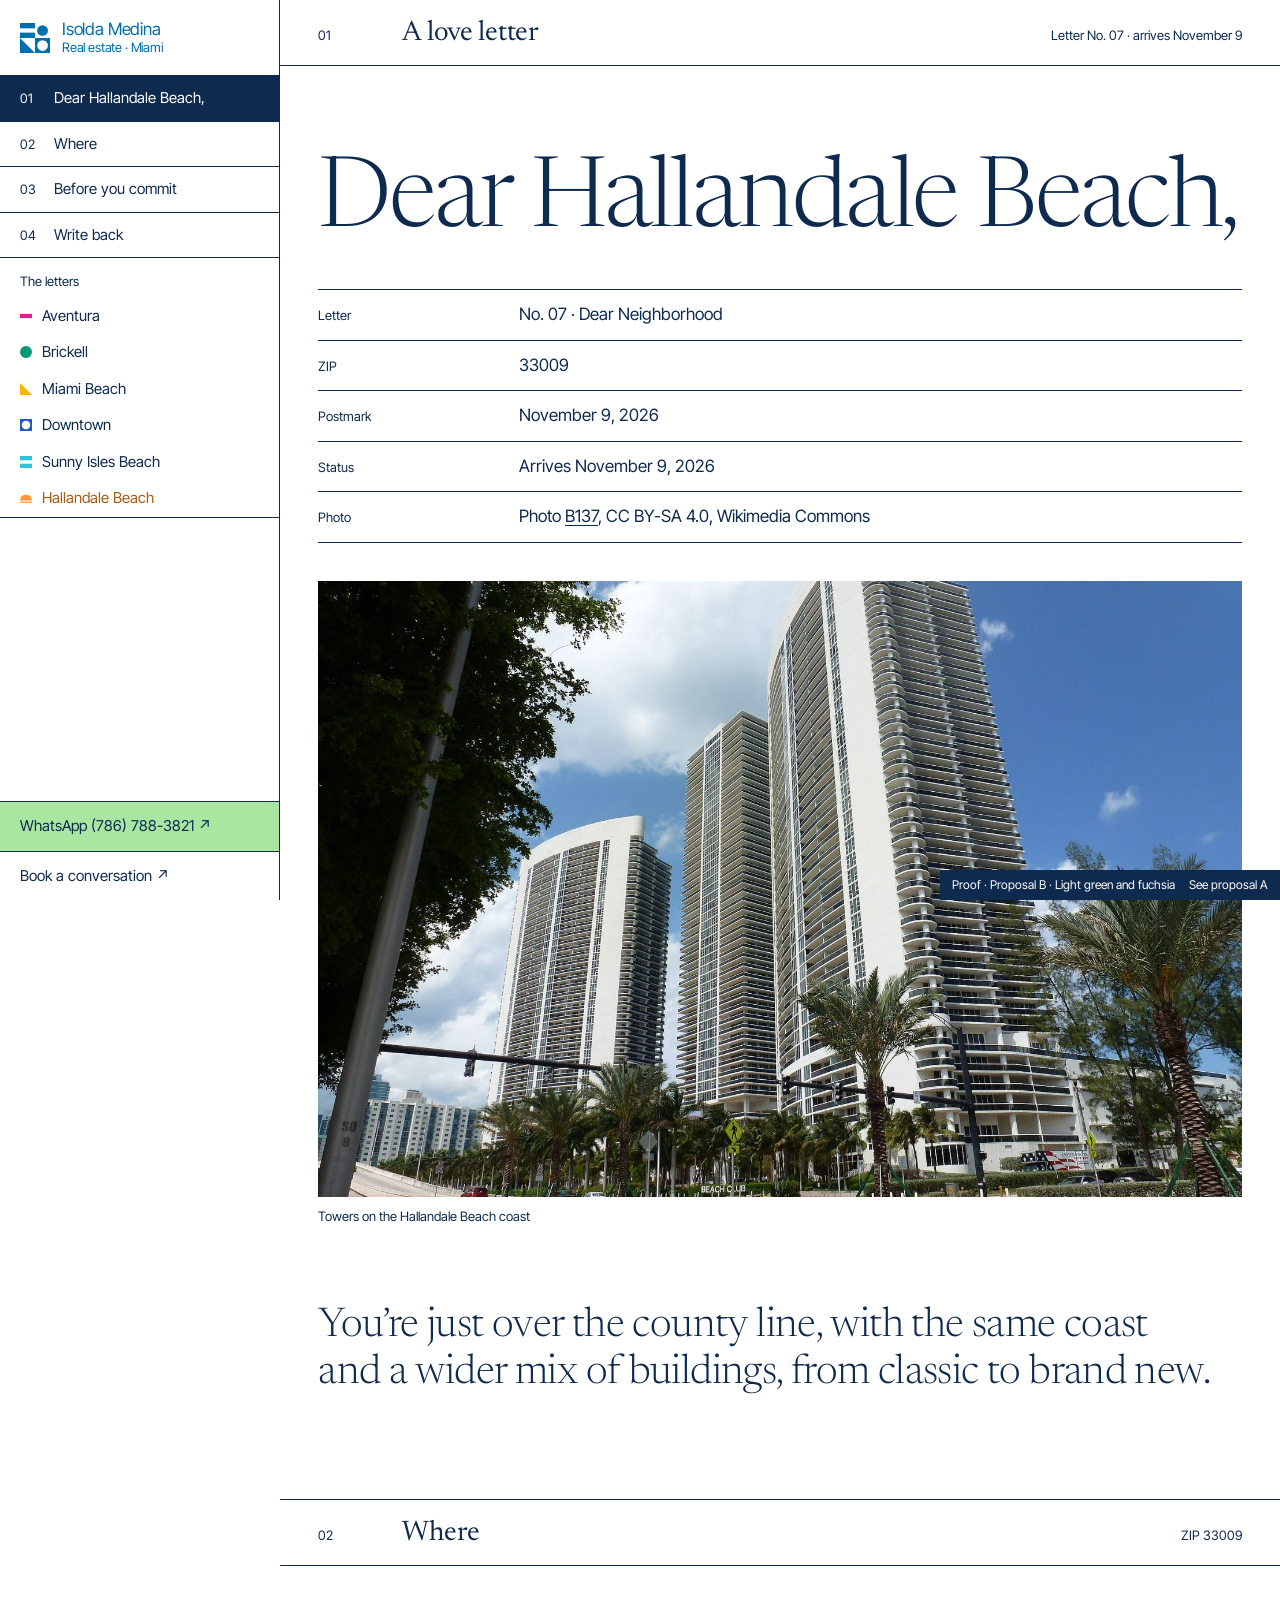
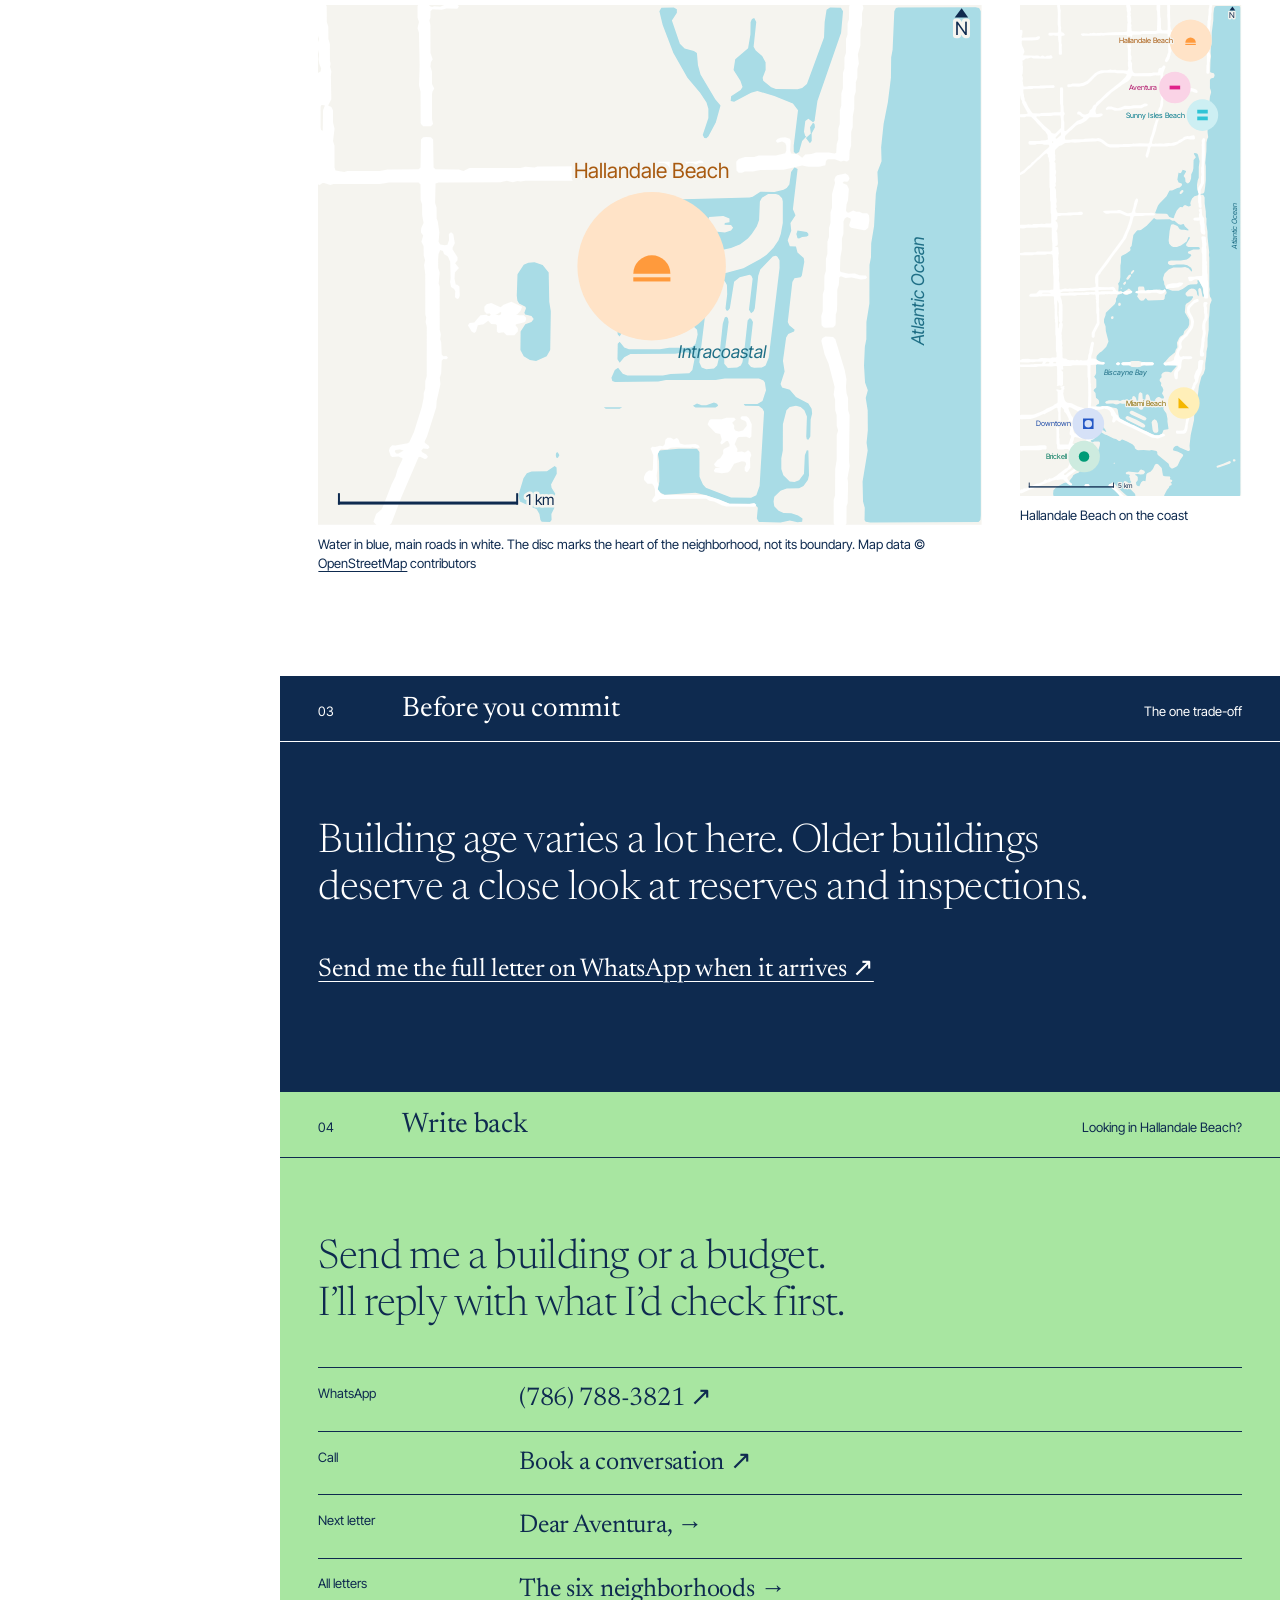
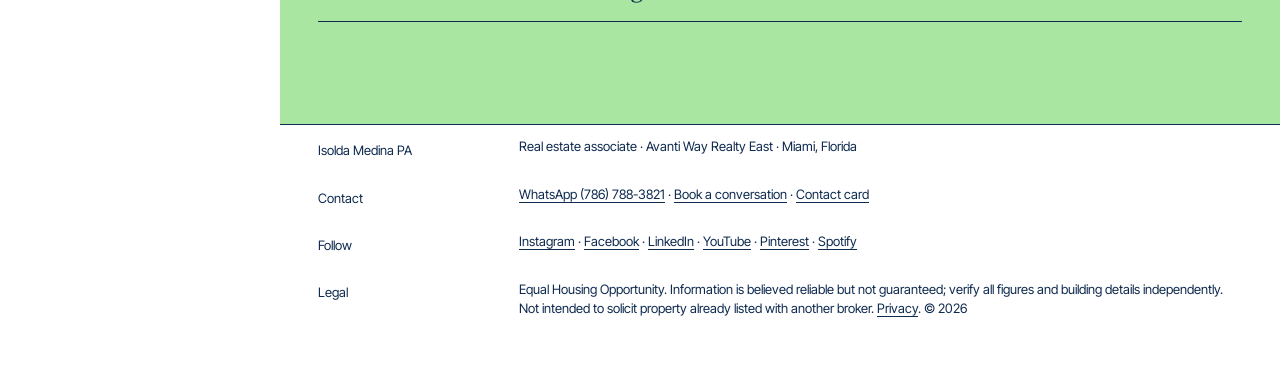
<file: B/dear-hallandale-beach/index.html>
<!doctype html>
<html lang="en">
<head>
<meta name="robots" content="noindex, nofollow">
<meta charset="utf-8">
<meta name="viewport" content="width=device-width, initial-scale=1, viewport-fit=cover">
<title>Dear Hallandale Beach, · Living in Hallandale Beach, FL · Isolda Medina</title>
<meta name="description" content="Dear Hallandale Beach, a love letter to Hallandale Beach (33009) by Isolda Medina: how it feels, one trade-off, and one sourced number. Arrives November 9, 2026.">
<link rel="canonical" href="https://isoldamedinapa.com/dear-hallandale-beach/">
<meta property="og:type" content="article">
<meta property="og:title" content="Dear Hallandale Beach, · Living in Hallandale Beach, FL · Isolda Medina">
<meta property="og:description" content="Dear Hallandale Beach, a love letter to Hallandale Beach (33009) by Isolda Medina: how it feels, one trade-off, and one sourced number. Arrives November 9, 2026.">
<meta property="og:url" content="https://isoldamedinapa.com/dear-hallandale-beach/">
<meta property="og:image" content="https://isoldamedinapa.com/assets/img/og-image.png">
<meta name="twitter:card" content="summary_large_image">
<meta name="theme-color" content="#FBF5EC">
<link rel="icon" href="../assets/img/favicon.svg" type="image/svg+xml">
<link rel="preconnect" href="https://fonts.googleapis.com">
<link rel="preconnect" href="https://fonts.gstatic.com" crossorigin>
<link href="https://fonts.googleapis.com/css2?family=Inter+Tight:wght@400&family=Newsreader:ital,opsz,wght@0,6..72,300;0,6..72,400;1,6..72,300;1,6..72,400&display=swap" rel="stylesheet">
<link rel="stylesheet" href="../assets/css/style.css">
</head>
<body>
<a class="skip" href="#main">Skip to content</a>
<aside class="rail" aria-label="Index">
<a class="brand" href="../index.html"><svg class="mark" viewBox="0 0 716 716" aria-hidden="true" fill="currentColor"><rect x="0" y="0" width="358" height="128"/><circle cx="538" cy="179" r="128"/><rect x="0" y="230" width="358" height="128"/><polygon points="0,358 0,716 358,716"/><path fill-rule="evenodd" d="M358 358H716V716H358Z M410 538a128 128 0 1 0 256 0a128 128 0 1 0 -256 0Z"/></svg><span>Isolda Medina<small>Real estate · Miami</small></span></a>
<details class="toc" open><summary>Index</summary>
<nav aria-label="Chapters"><ol><li><a href="#letter" data-tone="ivory"><span>01</span>Dear Hallandale Beach,</a></li><li><a href="#where" data-tone="ivory"><span>02</span>Where</a></li><li><a href="#commit" data-tone="ink"><span>03</span>Before you commit</a></li><li><a href="#write" data-tone="pink"><span>04</span>Write back</a></li></ol></nav>
<div class="rail-letters"><p>The letters</p><ul><li style="--c:#E0218A;--ct:#B3186D"><a href="../dear-aventura/index.html"><svg class="glyph" viewBox="0 0 358 358" aria-hidden="true" fill="currentColor"><rect y="115" width="358" height="128"/></svg>Aventura</a></li><li style="--c:#009B77;--ct:#00785C"><a href="../dear-brickell/index.html"><svg class="glyph" viewBox="0 0 358 358" aria-hidden="true" fill="currentColor"><circle cx="179" cy="179" r="179"/></svg>Brickell</a></li><li style="--c:#F5B700;--ct:#8A6A00"><a href="../dear-miami-beach/index.html"><svg class="glyph" viewBox="0 0 358 358" aria-hidden="true" fill="currentColor"><polygon points="0,0 0,358 358,358"/></svg>Miami Beach</a></li><li style="--c:#2457C5;--ct:#1F4BA8"><a href="../dear-downtown/index.html"><svg class="glyph" viewBox="0 0 358 358" aria-hidden="true" fill="currentColor"><path fill-rule="evenodd" d="M0 0H358V358H0Z M51 179a128 128 0 1 0 256 0a128 128 0 1 0 -256 0Z"/></svg>Downtown</a></li><li style="--c:#2EC4D6;--ct:#00788A"><a href="../dear-sunny-isles-beach/index.html"><svg class="glyph" viewBox="0 0 358 358" aria-hidden="true" fill="currentColor"><rect width="358" height="128"/><rect y="230" width="358" height="128"/></svg>Sunny Isles Beach</a></li><li style="--c:#FF9A3C;--ct:#A85A10"><a href="../dear-hallandale-beach/index.html" aria-current="page"><svg class="glyph" viewBox="0 0 358 358" aria-hidden="true" fill="currentColor"><path d="M0 251a179 179 0 0 1 358 0Z"/><rect y="285" width="358" height="40"/></svg>Hallandale Beach</a></li></ul></div>
</details>
<div class="rail-cta"><a class="pink" href="https://wa.me/17867883821?text=Hi%20Isolda%2C%20I%20read%20your%20letters%20to%20Miami.%20%28WEB%29">WhatsApp (786) 788-3821 ↗</a><a href="https://myavex.avantiway.com/CrmCalendar/agenda/4d791834f608772cd80d2600f37c3cb7">Book a conversation ↗</a></div>
</aside>
<main id="main"><section id="letter" class="band band--white band--first" aria-labelledby="letter-h">
<header class="ch"><span class="ch-no">01</span><h2 id="letter-h" class="ch-title">A love letter</h2><span class="ch-meta">Letter No. 07 · arrives November 9</span></header>
<p class="giant">Dear Hallandale Beach,</p>
<dl class="rows"><div><dt>Letter</dt><dd>No. 07 · Dear Neighborhood</dd></div><div><dt>ZIP</dt><dd>33009</dd></div><div><dt>Postmark</dt><dd>November 9, 2026</dd></div><div><dt>Status</dt><dd>Arrives November 9, 2026</dd></div><div><dt>Photo</dt><dd>Photo <a href="https://commons.wikimedia.org/wiki/File:Hallandale_Beach_Club.jpg">B137</a>, CC BY-SA 4.0, Wikimedia Commons</dd></div></dl>
<figure class="plate"><img class="photo" src="../assets/img/hoods/hallandale-beach.jpg" width="1600" height="1067" alt="Towers on the Hallandale Beach coast"><figcaption>Towers on the Hallandale Beach coast</figcaption></figure><p class="statement">You’re just over the county line, with the same coast and a wider mix of buildings, from classic to brand new.</p>
</section>
<section id="where" class="band band--sand " aria-labelledby="where-h">
<header class="ch"><span class="ch-no">02</span><h2 id="where-h" class="ch-title">Where</h2><span class="ch-meta">ZIP 33009</span></header>
<div class="where-grid"><figure class="map"><svg class="map-svg" xmlns="http://www.w3.org/2000/svg" viewBox="0 0 143 112" role="img" aria-label="Map of Hallandale Beach, ZIP 33009"><rect width="143" height="112" fill="#F5F4EF"/><path fill="#A9DCE6" fill-rule="evenodd" d="M83.67 28.72 83.25 28.67 82.90 28.00 84.12 24.33 84.12 22.33 83.72 21.00 82.33 18.92 79.61 15.67 76.58 10.33 74.28 4.33 73.56 1.33 74.00 0.59 76.67 0.52 77.33 0.89 77.34 1.67 76.26 3.33 77.98 8.33 79.00 9.39 81.00 9.89 81.65 10.33 81.88 13.00 82.43 15.00 85.61 20.33 86.74 21.67 85.72 25.33 84.11 28.33 83.67 28.72ZM103.00 32.06 102.53 31.67 102.51 30.33 103.44 22.67 102.33 21.20 98.33 19.61 94.67 18.52 93.33 18.92 89.67 20.87 88.93 20.67 89.02 19.67 91.07 18.33 91.49 17.67 91.02 16.33 89.55 14.00 89.91 11.67 92.68 9.33 93.18 6.33 93.22 3.67 93.52 3.00 94.00 2.81 94.44 3.67 93.87 9.00 94.33 9.81 95.71 11.00 96.45 12.33 96.46 14.00 95.82 15.67 95.94 16.33 97.67 17.72 98.67 18.12 103.33 18.16 104.33 17.90 105.35 17.00 109.04 7.00 109.18 3.67 109.59 1.00 110.33 0.52 112.67 0.59 113.14 1.33 112.72 6.00 107.62 20.67 107.00 25.02 106.67 25.28 105.67 24.52 105.01 25.00 104.72 27.33 105.00 28.24 105.24 28.33 104.32 29.33 103.67 31.66 103.00 32.06ZM142.33 111.41 119.00 111.50 118.01 111.33 117.77 111.00 117.82 108.33 117.45 107.00 117.35 102.67 118.45 96.00 118.21 94.33 118.48 91.67 118.45 87.33 118.03 84.67 118.48 83.00 117.88 81.33 117.66 77.67 117.84 73.67 118.16 72.00 118.18 68.33 118.82 64.33 118.84 56.00 119.16 54.33 119.21 51.33 119.82 47.67 120.21 40.67 120.67 38.33 120.55 36.00 121.44 33.67 121.35 30.67 121.88 25.67 122.79 21.00 123.46 15.67 123.51 11.33 123.82 9.67 124.19 1.33 124.54 0.67 125.00 0.52 141.67 0.50 142.46 0.67 142.81 1.33 142.83 110.00 142.74 111.00 142.33 111.41ZM106.00 29.78 105.14 28.67 106.20 27.67 106.02 26.33 106.67 25.38 107.00 25.67 107.09 26.33 106.38 27.67 106.39 29.33 106.00 29.78ZM104.33 111.35 103.33 111.45 101.67 111.08 99.67 111.49 95.00 111.41 94.56 110.67 94.78 108.33 94.00 107.46 88.67 107.46 83.67 105.62 81.33 105.13 74.67 105.54 73.67 105.04 73.23 104.33 73.56 102.67 73.49 98.33 73.23 96.67 73.59 96.00 77.67 95.62 81.67 95.63 82.20 96.33 82.21 101.67 82.95 103.33 83.59 104.00 89.00 106.13 93.33 106.16 94.45 105.67 95.16 103.67 96.12 87.67 95.78 87.00 95.00 86.43 92.00 86.37 91.73 86.00 94.67 85.97 95.78 85.33 96.54 83.00 96.29 81.33 96.00 80.90 95.00 80.51 87.67 80.50 85.67 80.82 75.00 80.83 73.33 81.15 64.00 81.22 63.42 81.00 63.23 80.33 63.96 78.67 64.67 78.19 65.67 79.45 66.67 79.83 74.33 79.84 76.00 79.51 80.00 79.34 80.67 78.67 81.13 76.33 81.01 75.67 80.33 74.98 79.00 74.81 77.00 75.15 67.33 75.19 66.00 75.88 65.00 77.09 64.53 76.33 64.59 73.00 65.00 72.57 66.00 73.78 67.00 74.17 73.67 74.19 75.67 73.85 80.00 73.84 80.67 73.68 81.35 73.00 81.81 71.00 81.68 70.00 81.00 69.32 77.67 69.14 75.67 69.49 66.67 69.53 65.88 70.00 65.00 71.43 64.60 71.00 64.18 68.00 64.22 67.33 64.67 66.57 65.00 66.57 65.89 68.00 66.67 68.47 72.00 68.52 74.00 68.18 81.00 68.13 81.78 67.67 82.46 66.33 83.00 66.27 83.40 67.00 82.17 77.00 82.67 78.11 83.67 78.49 85.33 78.34 86.01 77.67 86.48 75.67 87.22 68.67 87.65 67.33 88.00 67.16 88.33 67.45 88.48 68.33 87.52 75.67 87.55 77.33 88.33 78.21 90.33 78.12 91.11 77.67 91.46 77.00 91.81 75.00 92.58 68.00 93.00 67.52 93.33 67.61 93.73 68.33 92.71 77.33 93.32 78.00 94.00 78.16 95.67 78.12 96.45 77.67 97.12 76.00 99.46 56.67 99.45 55.00 99.00 54.24 98.67 54.06 98.00 54.21 95.31 57.00 94.87 58.33 94.12 65.33 93.87 66.00 93.33 66.44 92.87 65.67 93.66 59.00 93.39 58.33 93.00 58.13 90.88 58.67 89.67 59.65 88.75 65.33 88.33 65.88 88.00 65.83 87.81 65.33 88.18 62.33 88.12 60.33 87.67 59.55 87.00 59.21 85.33 59.21 84.33 59.97 83.70 64.33 83.00 65.11 81.72 63.33 82.68 62.00 83.17 60.00 83.00 58.99 82.00 58.16 80.67 57.84 74.33 57.81 72.00 58.15 66.67 58.17 65.67 58.55 64.67 59.83 64.22 59.33 64.21 58.33 64.76 56.67 65.54 55.33 66.60 54.33 69.00 52.81 71.33 50.49 72.15 49.33 72.33 48.67 71.90 46.33 72.31 45.00 72.33 42.71 72.67 42.52 72.79 45.67 73.61 48.67 74.60 50.67 77.50 54.33 80.33 56.24 84.00 57.46 86.00 57.83 87.67 57.79 91.67 56.72 95.33 54.73 96.67 53.81 98.14 52.33 99.24 50.67 99.72 49.33 100.16 47.00 100.16 42.33 100.00 41.65 99.33 40.96 98.67 40.72 97.00 40.74 95.67 41.54 95.22 42.33 95.05 46.33 94.57 47.67 93.47 49.33 92.63 50.33 91.00 51.58 89.00 52.39 87.00 52.82 85.67 52.79 82.67 51.90 81.00 50.80 79.53 49.33 78.61 47.67 77.95 45.67 77.85 42.33 78.07 42.00 78.67 41.85 93.00 41.49 93.67 41.34 95.33 40.22 98.33 40.31 100.33 39.79 101.00 39.45 101.57 38.67 101.95 36.00 102.67 34.95 103.35 35.33 102.33 44.00 102.90 45.33 101.81 47.00 101.98 48.67 101.21 50.67 101.67 52.01 103.00 52.04 103.32 53.33 104.67 54.53 104.79 55.33 104.25 58.33 104.00 58.64 102.67 58.90 102.22 59.67 101.23 68.33 101.55 69.00 102.71 70.00 102.58 70.33 101.33 70.89 100.88 71.67 100.19 76.67 100.55 79.00 99.68 81.67 100.00 82.44 101.67 82.93 103.00 84.46 105.67 85.88 106.37 87.00 106.48 88.00 106.16 89.33 106.09 93.00 105.67 93.70 105.33 93.56 105.21 93.00 105.36 88.67 104.80 87.33 104.00 86.65 103.00 86.33 101.67 86.65 100.95 87.33 100.18 90.33 100.16 96.00 99.84 97.67 99.84 100.00 100.28 101.33 101.65 102.67 102.67 102.79 103.67 102.39 104.72 101.00 104.91 97.00 105.33 95.92 105.67 95.99 105.81 101.33 105.56 102.33 104.62 103.67 103.67 104.12 101.00 104.21 99.67 104.65 98.33 105.98 98.17 107.00 98.32 108.00 99.26 109.00 100.33 109.46 102.00 109.54 103.45 110.00 104.41 110.67 104.33 111.35ZM87.69 49.00 89.00 48.57 89.45 48.00 89.00 47.43 87.59 47.33 87.67 46.97 88.67 46.83 88.67 46.00 87.33 45.45 84.29 45.67 84.05 46.33 84.33 48.39 85.00 48.78 87.69 49.00ZM103.67 50.34 103.33 50.24 103.08 49.33 103.33 48.58 105.33 48.94 105.67 49.28 105.67 49.67 105.33 49.91 104.33 49.99 103.67 50.34ZM70.52 57.00 76.00 56.80 76.76 56.33 76.95 55.67 74.87 53.33 73.81 51.67 73.00 51.18 72.33 51.51 70.33 53.39 67.25 55.33 66.72 56.00 66.90 56.67 67.67 57.14 70.52 57.00ZM47.00 76.70 45.67 76.49 44.33 75.71 43.62 74.33 43.66 70.33 44.67 68.82 46.00 68.33 46.48 67.67 46.00 67.00 44.64 66.67 44.47 66.33 44.82 65.33 44.70 65.00 43.33 64.32 42.96 63.67 42.83 62.67 42.99 58.00 44.33 55.96 45.33 55.54 46.67 55.41 48.41 56.00 49.71 57.67 49.84 64.00 50.17 66.00 50.04 74.33 49.28 75.67 47.00 76.70ZM65.00 66.10 64.67 66.10 64.18 65.00 64.20 62.00 64.67 61.26 65.67 62.45 66.33 62.80 71.00 62.87 72.33 63.26 74.24 63.33 74.17 63.67 66.67 63.86 65.89 64.33 65.00 66.10ZM85.67 86.76 81.33 86.76 80.80 86.33 81.67 85.86 82.67 86.26 83.67 86.26 85.33 85.65 86.00 85.92 86.23 86.33 85.67 86.76ZM65.00 87.01 62.00 87.03 61.59 86.67 65.57 86.67 65.00 87.01ZM51.67 97.61 51.33 97.50 51.24 97.00 51.33 96.50 51.67 96.39 52.02 97.00 51.67 97.61ZM50.00 111.41 48.20 111.33 47.93 111.00 47.71 109.67 47.12 108.67 43.49 107.00 43.18 105.67 44.28 102.00 45.00 100.88 46.00 100.51 49.33 100.45 51.00 99.34 51.41 99.67 51.45 101.00 50.22 103.33 50.33 104.00 51.14 105.33 50.50 107.00 50.95 108.33 50.29 109.67 50.34 111.00 50.00 111.41Z"/><path fill="#FFFFFF" fill-rule="evenodd" d="M15.33 112.15 12.67 112.15 11.95 111.33 12.52 109.67 13.67 108.69 14.02 108.00 15.85 103.33 16.68 101.67 17.18 100.00 18.15 98.00 18.20 97.67 17.33 97.29 16.00 97.39 15.67 97.19 15.28 96.00 15.51 95.33 16.00 94.86 16.67 94.91 19.33 94.42 19.67 94.23 20.68 92.00 22.35 86.67 22.76 84.67 22.78 83.67 23.10 82.67 23.12 81.00 23.43 80.00 23.44 69.33 23.19 68.33 23.33 67.33 23.12 66.67 23.11 58.00 22.86 56.00 23.08 55.00 22.78 54.00 22.76 52.00 22.29 51.00 22.66 49.67 22.20 49.00 22.18 48.67 22.27 48.00 22.75 47.00 22.45 45.33 22.43 43.00 22.12 42.00 22.09 38.67 21.67 38.24 18.33 38.23 15.33 38.24 13.33 38.56 3.33 38.57 2.67 38.81 1.33 38.33 1.00 38.34 0.33 38.80 -0.09 38.67 -0.23 38.00 -0.22 15.33 0.00 14.67 0.54 14.33 0.68 13.67 0.27 12.67 0.12 11.67 0.23 10.67 -0.21 8.67 0.23 7.33 -0.22 6.00 -0.10 5.00 -0.23 0.67 -0.10 0.00 0.33 -0.21 1.67 -0.10 1.88 0.33 1.90 3.67 2.22 4.67 2.24 7.33 2.55 8.33 2.57 12.00 2.72 12.67 2.58 13.33 2.88 14.33 2.77 15.33 2.88 20.33 2.17 21.67 2.88 22.00 3.22 22.67 3.24 25.33 3.56 26.67 3.24 29.33 3.55 30.33 3.56 35.00 3.78 35.67 5.67 36.00 6.33 35.78 13.33 35.76 15.00 35.45 21.67 35.42 22.09 35.00 22.19 29.00 22.67 28.52 23.33 28.44 24.33 28.52 24.81 29.00 24.91 35.00 25.33 35.42 30.33 35.45 31.33 35.75 32.67 35.12 43.67 35.11 44.67 34.86 46.67 35.00 47.33 34.78 56.33 34.76 57.33 34.45 58.33 34.57 65.00 34.43 65.67 34.19 68.33 34.10 69.00 33.86 70.00 34.10 71.67 34.11 73.00 33.78 76.00 33.76 76.67 33.61 77.33 33.76 81.33 33.76 82.33 33.46 82.88 33.67 83.22 34.33 83.38 36.00 83.00 36.48 79.33 36.57 78.33 36.88 72.33 36.88 71.33 36.46 70.33 37.15 67.00 37.39 64.33 37.23 63.00 37.55 57.00 37.57 55.00 37.88 44.67 37.89 43.67 38.06 43.00 37.92 42.00 38.21 40.67 37.89 39.33 38.22 26.00 38.23 25.33 38.45 25.24 42.67 25.55 43.67 25.57 46.00 25.82 46.67 26.15 49.00 25.99 51.00 26.33 51.60 27.33 51.76 27.89 51.67 28.23 50.67 28.19 49.33 28.67 48.96 29.14 49.33 29.48 51.33 29.00 52.33 29.01 52.67 30.06 54.33 30.06 55.00 29.55 55.67 30.37 56.67 29.50 57.67 29.42 59.00 29.67 60.23 30.00 60.27 30.48 60.67 30.55 62.67 30.33 63.19 30.00 63.37 29.52 63.00 29.58 61.67 29.33 61.18 28.67 60.75 28.46 59.67 28.58 59.00 28.49 55.33 28.00 54.22 27.14 53.67 26.94 53.00 26.33 52.80 25.97 53.67 25.89 54.67 25.90 56.67 26.22 57.67 26.00 60.00 26.22 60.67 26.23 70.00 26.48 71.00 26.33 72.00 26.55 72.67 26.66 75.33 27.00 75.70 27.67 75.64 28.02 76.00 27.67 76.36 27.00 76.30 26.66 76.67 26.55 79.33 26.24 80.33 26.39 81.67 25.57 85.33 25.49 86.67 23.49 93.00 23.00 94.00 23.01 94.33 23.86 95.00 24.03 95.33 23.67 95.70 22.67 95.58 22.26 96.00 22.41 96.33 23.33 96.85 23.70 97.33 23.33 97.80 23.00 97.81 22.00 97.34 21.67 97.47 17.98 106.00 15.82 111.67 15.33 112.15ZM24.33 26.15 22.67 26.15 22.19 25.67 22.12 25.33 22.10 18.67 21.77 17.33 21.90 13.00 21.76 6.00 21.45 5.00 21.75 3.67 21.45 2.67 21.45 0.33 21.56 0.00 22.00 -0.21 23.67 -0.15 24.33 0.36 24.67 0.41 25.00 0.28 26.33 0.38 27.33 -0.06 28.00 -0.15 30.00 -0.13 30.37 0.33 30.00 0.80 27.67 0.75 26.67 1.05 24.67 0.94 24.25 1.33 24.22 2.67 24.00 3.33 24.22 4.33 24.24 10.33 24.71 11.67 24.33 12.33 24.24 13.33 24.55 14.33 24.57 17.00 25.04 18.00 24.66 18.67 24.56 19.33 24.57 24.67 24.80 25.67 24.33 26.15ZM91.33 36.15 90.67 36.15 90.19 35.67 90.12 34.00 90.19 33.67 90.67 33.18 92.00 32.78 94.00 32.76 95.00 32.45 98.67 32.43 100.67 31.92 100.91 31.33 100.91 30.33 100.67 29.73 100.00 29.42 99.00 29.70 98.64 29.33 99.00 28.85 99.67 28.60 100.67 28.51 101.67 28.81 101.88 29.33 101.75 31.33 101.95 32.00 103.33 32.18 104.33 32.89 105.00 32.19 106.33 32.10 107.33 31.78 110.00 31.78 111.33 32.01 111.67 31.86 111.78 30.00 112.10 29.00 112.12 26.67 112.43 25.67 112.45 22.67 112.76 21.67 112.78 19.00 113.10 18.00 113.12 14.67 113.43 13.67 113.45 11.33 113.76 10.33 113.78 7.33 114.10 6.33 114.12 4.00 114.43 3.00 114.45 0.33 114.56 0.00 115.00 -0.21 117.33 -0.10 117.55 0.67 117.24 1.67 117.22 4.33 116.90 5.33 116.88 8.67 116.33 10.67 116.55 12.67 116.24 13.67 116.22 15.67 115.90 16.67 115.88 18.67 115.57 19.67 115.55 22.33 115.24 24.00 115.22 26.33 114.90 27.33 114.88 30.33 114.57 31.33 114.48 33.33 114.00 33.71 113.33 33.58 112.67 33.72 111.33 33.24 110.00 33.24 109.67 33.34 109.45 33.67 109.33 34.52 108.00 34.88 105.67 34.88 104.33 34.57 100.33 35.48 95.33 35.57 93.67 35.88 92.00 35.90 91.33 36.15ZM1.03 27.00 1.09 22.67 1.49 21.67 1.00 21.53 0.67 21.60 0.56 22.00 0.57 26.33 0.67 26.94 1.00 27.11 1.03 27.00ZM111.00 69.48 109.33 69.55 109.00 69.48 108.52 69.00 108.45 67.00 108.76 66.00 108.78 62.33 109.10 61.33 109.12 58.33 109.43 57.33 109.45 54.67 109.76 53.67 109.78 51.00 110.10 50.00 110.12 48.00 110.43 47.00 110.45 44.67 110.76 43.67 110.78 40.67 111.42 38.33 111.28 37.67 111.51 37.00 111.88 36.67 113.67 36.29 114.24 36.67 114.54 37.33 114.33 37.86 114.00 38.07 113.33 38.04 113.04 38.33 114.00 38.79 114.39 39.67 114.22 42.00 113.90 43.00 113.78 44.33 114.00 44.66 114.33 44.76 115.33 44.30 116.00 44.56 116.67 44.53 117.33 44.90 118.33 44.86 118.73 45.33 118.82 46.33 118.56 48.00 118.00 48.48 117.67 48.54 114.88 48.00 114.52 47.67 114.46 47.33 114.81 46.33 114.75 46.00 114.00 45.68 113.51 46.00 113.24 46.67 113.22 49.33 112.90 50.33 112.88 52.67 112.57 54.33 112.48 57.33 112.67 57.55 114.33 57.93 115.67 57.86 116.67 58.25 118.00 58.29 118.35 58.67 118.00 59.04 117.00 59.15 115.00 58.74 113.67 58.81 112.67 58.44 112.34 58.67 112.22 60.33 111.90 61.33 111.88 64.67 111.81 66.00 111.57 66.67 111.55 68.67 111.48 69.00 111.00 69.48ZM42.33 71.14 40.67 71.15 40.00 70.53 38.91 70.67 38.54 70.33 38.54 69.00 38.33 68.80 37.33 68.73 36.67 68.04 35.67 68.82 34.44 69.00 34.05 70.33 33.67 70.69 33.11 70.33 32.30 69.00 32.67 68.54 33.67 68.40 35.00 66.85 36.33 66.74 36.67 67.01 37.00 66.99 37.24 66.67 37.00 66.49 36.33 66.54 35.86 66.00 35.85 65.00 36.33 64.51 37.33 64.20 39.33 65.12 40.00 64.60 41.67 63.95 43.97 65.00 43.67 65.89 43.00 66.59 42.68 66.67 43.33 66.87 44.33 66.86 44.81 67.33 44.87 67.67 44.67 68.19 44.33 68.40 42.67 68.77 42.56 69.00 43.06 69.67 43.06 70.33 42.33 71.14ZM39.37 66.67 39.50 66.33 39.33 66.17 38.67 66.59 38.19 66.67 39.00 66.86 39.37 66.67ZM113.67 112.10 111.67 112.21 111.33 112.10 111.12 111.67 111.12 106.67 111.43 105.67 111.45 100.00 111.77 98.00 111.78 92.67 112.08 91.67 111.78 90.67 111.76 88.33 111.45 87.33 111.43 85.00 111.12 84.00 111.33 82.33 110.02 77.33 109.18 75.33 108.46 72.33 108.67 71.79 109.33 71.45 111.00 71.52 111.48 72.00 113.49 78.67 113.88 80.67 113.77 82.33 113.90 83.67 114.22 84.67 114.24 87.33 114.55 88.33 114.43 98.33 114.56 99.33 114.10 102.00 114.23 103.00 114.14 107.33 113.90 108.00 113.88 111.67 113.67 112.10ZM92.33 100.69 91.95 100.33 91.94 99.67 92.25 99.00 92.22 98.67 92.00 98.41 91.33 98.32 89.67 98.83 88.82 100.33 88.33 100.72 87.00 100.88 85.48 100.67 85.30 100.33 85.67 99.77 86.70 99.67 85.67 99.50 85.33 98.96 86.13 98.00 86.69 97.67 87.32 96.67 87.29 96.00 87.47 95.67 88.67 95.06 88.69 94.67 88.33 93.95 88.00 93.94 87.00 94.69 86.67 94.39 87.01 93.67 86.67 92.47 85.67 92.23 84.17 90.67 83.96 90.33 84.33 89.47 84.67 89.29 87.00 89.25 88.00 88.95 89.67 88.96 90.02 89.33 89.26 90.00 89.71 90.67 89.66 91.33 90.00 91.74 90.67 91.90 91.57 91.67 92.40 90.67 92.34 90.00 92.07 89.67 91.25 89.33 91.00 88.97 91.33 88.64 92.33 88.62 92.82 89.00 93.47 90.33 93.38 93.00 93.00 93.35 92.33 93.06 90.67 93.10 90.33 93.34 89.79 94.67 90.38 95.67 90.33 96.35 91.33 96.20 92.00 96.45 92.67 95.96 93.15 96.33 93.38 97.00 93.10 97.67 93.14 99.67 92.67 100.53 92.33 100.69ZM94.00 108.14 88.00 108.06 87.00 107.81 85.33 106.97 84.33 106.81 83.67 106.41 73.67 106.44 72.67 107.13 72.33 107.13 71.96 106.67 72.66 105.67 72.60 104.33 72.37 103.67 72.00 103.19 71.00 103.14 70.27 102.33 70.26 101.67 70.67 100.78 71.33 100.29 72.00 100.36 72.16 100.00 72.26 97.00 71.67 95.59 72.00 95.20 72.67 95.23 73.67 94.95 74.33 95.06 74.73 94.67 74.86 93.67 75.33 93.27 76.00 93.27 76.67 93.64 77.33 93.31 77.72 93.67 78.00 94.49 79.00 94.74 81.33 94.62 82.00 94.86 82.28 95.33 81.67 95.54 80.67 95.26 80.33 95.39 77.33 95.31 76.00 95.43 75.33 95.72 74.00 95.63 73.59 96.00 73.07 97.00 73.15 100.00 72.98 101.33 73.09 102.67 73.38 103.33 73.18 104.33 74.00 105.35 74.67 105.60 83.33 105.61 86.33 106.52 88.67 107.47 93.00 107.51 94.00 107.30 94.44 107.67 94.31 108.00 94.00 108.14ZM17.36 96.67 18.45 96.00 17.67 95.79 16.67 95.88 16.54 96.33 17.00 96.71 17.36 96.67Z"/><g transform="translate(130.5 61.6) rotate(-90)"><text x="0.0" y="0.0" font-size="3.7800000000000002" fill="#1F6F86" text-anchor="middle" font-style="italic" font-family="Newsreader, Georgia, serif">Atlantic Ocean</text></g><text x="87.0" y="76.0" font-size="3.7800000000000002" fill="#1F6F86" text-anchor="middle" font-style="italic" font-family="Newsreader, Georgia, serif">Intracoastal</text><circle cx="71.9" cy="56.3" r="16.0" fill="#FFE3C7"/><g fill="#FF9A3C" transform="translate(67.94 52.31) scale(0.02235)"><path d="M0 251a179 179 0 0 1 358 0Z"/><rect y="285" width="358" height="40"/></g><text x="71.9" y="37.3" font-size="4.5" fill="#A85A10" text-anchor="middle" font-family="Inter Tight, Helvetica Neue, Arial, sans-serif" stroke="#F5F4EF" stroke-width="1.57" paint-order="stroke" stroke-linejoin="round">Hallandale Beach</text><g fill="#0E2A4F"><rect x="4.3" y="107.0" width="38.8" height="0.65"/><rect x="4.3" y="105.2" width="0.43" height="2.45"/><rect x="42.7" y="105.2" width="0.43" height="2.45"/></g><text x="44.9" y="107.7" font-size="3.24" fill="#0E2A4F" text-anchor="start" font-family="Inter Tight, Helvetica Neue, Arial, sans-serif" stroke="#F5F4EF" stroke-width="1.13" paint-order="stroke" stroke-linejoin="round">1 km</text><text x="138.7" y="6.5" font-size="3.9600000000000004" fill="#0E2A4F" text-anchor="middle" font-family="Inter Tight, Helvetica Neue, Arial, sans-serif" stroke="#F5F4EF" stroke-width="1.39" paint-order="stroke" stroke-linejoin="round">N</text><polygon points="138.7,0.7 137.2,2.7 140.1,2.7" fill="#0E2A4F"/></svg><figcaption>Water in blue, main roads in white. The disc marks the heart of the neighborhood, not its boundary. Map data © <a href="https://www.openstreetmap.org/copyright">OpenStreetMap</a> contributors</figcaption></figure><figure class="map map--context"><svg class="map-svg map-svg--overview" xmlns="http://www.w3.org/2000/svg" viewBox="0 0 126 280" role="img" aria-label="Map of Miami with the six neighborhoods of the letters, from Brickell to Hallandale"><rect width="126" height="280" fill="#F5F4EF"/><path fill="#A9DCE6" fill-rule="evenodd" d="M125.00 279.74 82.33 279.73 82.06 279.33 83.67 276.30 84.75 275.00 85.13 274.00 86.37 273.33 86.33 272.55 86.00 272.07 85.63 272.00 86.33 271.72 86.81 271.00 86.33 270.39 85.63 270.33 85.40 270.00 85.63 269.33 85.33 268.62 82.33 268.45 81.43 268.00 80.71 263.67 78.82 261.67 78.00 261.23 76.90 261.67 75.72 264.33 74.33 265.91 72.67 266.61 72.00 267.30 71.46 271.33 70.33 271.04 69.67 271.22 68.95 272.00 68.00 274.04 67.00 273.93 66.33 273.41 66.03 272.00 67.07 270.67 67.08 269.00 66.67 268.22 65.66 267.67 65.64 267.33 67.00 267.10 68.67 267.43 70.33 267.33 71.18 266.33 70.80 265.33 69.00 264.60 68.33 264.92 67.67 265.96 67.00 266.25 61.67 265.67 60.29 266.33 60.29 267.00 60.67 267.33 62.00 267.38 62.59 267.67 62.18 268.67 62.72 269.67 62.72 270.67 63.42 271.67 62.68 272.33 62.00 272.44 60.33 271.22 59.67 271.07 59.30 271.33 59.27 272.00 65.46 278.33 65.80 279.33 65.33 279.78 62.00 279.82 60.67 279.39 55.41 274.67 54.80 273.67 53.33 272.18 52.67 271.85 50.67 273.28 50.62 274.00 53.67 276.20 55.83 278.33 56.60 279.33 56.33 279.73 20.00 279.83 19.00 279.48 18.87 278.33 19.06 276.33 20.67 274.61 25.00 272.25 26.33 272.00 28.33 273.40 29.33 273.33 29.38 272.67 28.27 271.67 28.16 271.00 29.79 269.00 30.33 267.84 31.67 266.92 33.33 266.40 35.33 264.08 38.67 262.39 39.46 261.67 39.89 260.67 40.21 255.33 40.84 253.00 40.55 251.67 41.00 250.23 41.33 250.17 41.67 250.58 42.95 253.33 43.67 253.94 44.33 253.76 44.68 253.33 45.39 251.00 45.62 249.33 45.01 248.67 42.33 248.55 41.00 249.18 40.57 248.67 40.45 248.00 40.67 247.67 42.67 246.73 43.67 245.67 43.55 242.67 45.00 239.51 45.67 238.84 46.58 239.33 48.45 241.67 49.18 243.00 49.00 243.18 46.67 241.78 46.00 241.73 45.52 242.33 46.33 243.39 48.33 244.63 49.33 244.88 53.33 246.90 54.67 247.23 56.33 248.36 57.00 248.32 58.00 247.49 58.33 247.49 61.00 248.58 64.00 250.20 65.19 251.33 65.56 252.67 66.67 253.42 67.33 253.66 70.33 253.50 73.67 253.78 75.00 253.50 77.67 254.09 78.16 254.67 78.22 255.67 78.55 256.33 84.66 261.33 85.21 263.00 86.33 263.99 87.00 263.99 89.02 263.00 89.80 262.33 91.31 259.00 92.94 256.67 92.77 256.00 92.00 255.43 89.67 254.28 87.33 253.71 87.12 253.00 87.67 251.85 88.67 251.18 89.67 251.05 91.00 252.02 95.67 254.10 96.33 254.05 96.78 253.33 96.55 251.00 97.21 245.00 99.12 236.33 99.21 234.00 100.21 227.00 101.46 221.00 101.88 217.33 103.32 211.67 104.57 210.00 105.46 207.33 105.51 204.33 106.12 200.00 106.21 197.33 106.82 194.33 106.84 190.00 107.49 185.00 107.51 178.67 107.82 177.00 108.18 170.67 109.15 168.33 109.01 167.33 108.22 166.00 107.91 164.00 108.08 162.00 107.83 160.33 107.83 144.00 107.59 142.33 107.78 141.00 106.84 132.33 106.79 129.00 106.18 125.00 106.22 121.67 105.88 120.67 105.82 117.67 105.18 113.00 105.16 109.67 104.67 108.54 104.00 108.13 103.00 108.11 102.74 107.67 104.33 107.37 105.00 106.68 105.46 103.67 105.83 99.67 105.82 91.67 105.52 90.00 106.16 83.00 106.21 78.33 106.66 76.33 107.21 75.33 106.84 72.67 106.84 70.00 107.46 66.67 107.55 64.67 108.06 63.33 107.65 62.00 108.00 61.60 110.00 61.34 110.61 60.67 110.33 59.95 108.67 59.59 108.00 59.00 107.83 56.00 108.21 52.00 108.83 50.00 108.78 49.00 108.18 47.33 108.19 42.67 108.67 41.93 110.33 41.45 110.82 40.33 110.67 39.33 110.33 38.89 108.67 38.40 108.31 38.00 108.51 31.33 108.83 29.33 108.58 27.33 108.67 24.33 109.12 22.00 109.24 15.67 110.12 8.67 110.18 5.00 110.54 2.00 111.00 0.83 112.00 0.50 124.67 0.52 125.33 0.87 125.50 1.67 125.50 278.33 125.41 279.33 125.00 279.74ZM87.33 121.46 85.00 120.79 84.11 119.33 83.33 118.88 77.67 118.81 77.15 118.67 77.01 118.33 78.53 114.33 79.33 113.14 83.47 109.00 85.00 105.94 85.33 105.72 86.67 105.70 89.67 104.29 91.00 104.01 92.05 103.00 92.31 102.33 92.09 101.67 90.33 101.15 89.63 99.33 90.33 95.45 91.00 95.76 91.67 95.71 92.67 93.88 94.33 94.37 94.63 94.67 94.54 95.00 93.18 97.33 94.09 98.67 94.25 100.67 95.00 101.45 95.67 101.61 96.80 100.67 97.46 98.67 97.55 96.33 98.38 94.67 98.75 93.00 98.88 88.33 100.16 86.67 98.99 84.67 99.33 84.28 100.33 84.40 101.00 84.76 101.37 85.33 102.26 89.00 101.84 92.33 101.82 98.33 101.21 100.00 100.83 102.33 100.88 105.00 101.91 107.67 101.33 108.34 99.33 108.87 98.00 110.26 97.20 112.00 97.01 113.00 97.31 114.00 97.00 114.54 96.00 114.70 94.00 113.90 93.22 114.33 92.67 115.26 91.33 115.06 90.67 115.51 89.28 117.00 87.96 120.00 87.76 121.00 87.33 121.46ZM91.75 107.67 93.06 106.33 93.03 105.67 92.67 105.40 92.00 105.55 90.96 106.67 91.00 107.66 91.75 107.67ZM79.33 245.04 77.00 245.11 75.00 244.41 57.33 235.87 56.32 234.33 55.63 230.33 55.00 229.66 48.33 228.33 45.67 228.82 43.58 228.67 43.42 228.00 45.05 227.00 45.05 225.67 44.67 224.86 43.26 223.67 43.01 221.00 41.93 219.67 42.16 219.00 43.33 218.01 43.49 217.33 43.45 213.33 42.25 211.67 43.02 210.67 43.35 209.67 43.26 205.00 44.00 204.52 47.33 204.78 48.00 204.39 48.15 204.00 47.67 203.33 45.33 203.04 44.00 202.37 43.55 201.67 43.55 200.33 43.87 199.67 45.33 198.14 46.67 197.16 49.14 194.67 50.41 191.67 48.88 185.67 48.72 183.00 47.84 180.67 47.88 179.00 48.71 176.67 48.90 175.33 54.05 170.33 54.70 168.67 54.62 167.33 55.34 166.33 55.67 164.96 57.00 164.77 58.33 163.80 59.67 165.01 61.00 165.12 63.34 164.00 63.81 163.33 63.42 162.67 62.00 161.51 58.67 163.86 57.67 162.90 57.33 162.80 56.33 163.20 55.99 163.00 56.23 160.00 55.87 158.67 56.67 157.67 57.16 155.00 57.18 148.33 57.49 146.67 57.58 143.33 58.00 142.80 60.33 141.72 62.77 140.00 62.95 139.33 62.68 138.33 63.55 137.33 64.57 131.00 66.43 128.67 67.00 128.25 68.33 128.32 69.07 128.00 72.15 125.67 76.33 121.28 77.33 122.01 78.00 122.16 85.33 122.01 86.67 122.94 88.00 122.93 90.33 124.83 91.67 125.21 93.00 124.72 93.33 124.86 93.87 126.00 96.01 128.00 96.03 128.33 95.67 128.44 93.67 128.00 92.00 128.05 91.00 127.67 89.67 125.91 87.33 124.85 86.26 125.00 85.88 125.67 85.21 128.67 84.66 134.33 84.99 136.00 86.33 137.39 87.33 137.79 89.33 137.82 91.67 137.02 94.92 134.67 95.92 132.33 96.33 132.06 96.70 132.33 96.67 133.05 94.65 136.33 94.67 137.00 95.00 137.47 96.00 137.90 101.67 137.86 102.40 138.33 102.41 139.00 102.01 139.33 98.67 139.21 95.67 140.61 95.67 141.39 97.18 142.00 97.60 142.67 96.33 144.14 95.00 144.91 91.67 145.49 86.00 145.53 84.58 146.00 84.23 146.67 84.33 147.33 85.33 148.02 87.00 148.17 89.00 147.84 93.33 147.84 95.33 148.29 97.44 149.67 98.00 150.95 98.02 151.67 97.67 151.83 96.00 149.93 94.00 149.20 92.00 149.49 87.33 149.54 84.67 150.61 82.33 152.97 81.54 155.33 81.55 156.67 82.07 157.67 82.16 159.00 83.00 161.02 83.67 161.60 86.67 162.79 90.33 162.72 92.67 161.72 95.67 159.61 97.00 159.21 100.67 159.01 101.29 158.33 100.99 157.00 101.33 156.63 102.01 157.00 104.00 160.91 104.80 165.33 104.67 166.06 104.33 166.27 104.00 166.08 103.14 162.00 102.73 161.33 102.33 161.19 101.67 161.66 101.50 162.33 101.78 164.67 101.67 166.01 100.99 165.00 100.60 163.00 100.00 162.21 99.00 161.62 97.67 161.54 96.33 161.98 94.33 164.00 94.33 165.00 95.33 166.01 98.33 165.84 98.66 166.33 97.83 167.67 96.33 169.14 94.67 170.21 94.22 171.00 93.88 175.00 96.38 179.33 96.38 182.00 95.67 183.74 93.61 185.67 93.02 187.67 91.33 188.86 90.65 189.67 89.38 192.33 89.66 195.00 88.66 196.33 88.33 197.81 85.00 200.50 81.93 204.00 82.00 204.76 83.00 205.40 84.33 205.18 88.33 205.17 89.18 205.33 89.31 205.67 86.00 209.38 84.33 208.88 82.67 208.88 81.33 209.53 80.49 210.67 80.68 212.00 79.66 213.00 79.55 214.00 80.47 215.33 80.27 216.67 81.11 217.67 81.69 219.33 80.90 221.33 81.90 223.00 82.00 223.81 81.67 224.17 80.67 224.13 79.33 223.33 78.67 223.23 77.67 223.84 76.85 225.00 78.00 226.79 79.33 227.46 80.67 227.13 82.00 225.74 82.28 226.00 82.12 228.00 81.63 229.67 81.98 230.67 83.38 232.67 84.00 235.67 83.99 237.33 84.59 241.33 84.33 241.70 82.33 241.88 81.67 242.22 80.99 244.00 79.33 245.04ZM64.07 153.00 65.06 151.67 65.00 151.04 64.67 150.87 63.85 151.33 63.16 152.33 63.33 153.30 64.07 153.00ZM61.72 156.33 63.04 154.67 63.23 154.00 63.00 153.36 62.00 153.85 60.60 155.67 60.67 156.34 61.00 156.52 61.72 156.33ZM59.73 159.33 60.42 158.33 60.33 157.69 60.00 157.53 59.33 157.86 58.73 158.67 59.00 159.37 59.73 159.33ZM70.35 168.33 71.67 166.94 72.67 168.10 73.33 168.32 81.67 168.01 82.34 167.33 82.58 165.33 83.54 164.00 83.35 163.00 82.67 162.25 81.33 162.50 79.33 162.00 74.00 162.41 73.00 162.17 71.33 162.72 70.97 162.33 70.81 161.00 70.33 160.29 67.67 160.29 67.22 161.00 67.25 162.67 66.02 163.33 65.89 163.67 66.04 164.00 67.12 164.33 67.22 164.67 66.72 166.00 68.22 168.00 69.00 168.45 70.35 168.33ZM57.94 161.67 58.00 161.08 57.40 161.00 57.33 161.65 57.94 161.67ZM57.05 171.33 57.44 170.67 57.33 170.00 57.00 169.62 56.33 169.62 55.90 170.33 56.00 171.00 56.33 171.38 57.05 171.33ZM53.10 178.67 53.32 177.67 53.00 177.29 52.33 177.27 51.89 177.67 51.73 178.33 52.33 178.94 53.10 178.67ZM68.68 206.00 70.00 205.22 75.33 205.12 76.00 204.72 76.15 204.33 76.00 203.95 75.33 203.55 70.00 203.41 67.67 202.74 63.67 202.84 62.00 203.45 58.67 203.55 57.80 204.33 58.67 205.12 62.00 205.22 63.67 206.12 67.00 206.26 68.68 206.00ZM56.33 205.00 56.87 204.33 56.33 203.67 55.67 203.56 54.96 204.00 54.96 204.67 55.33 205.00 56.33 205.00ZM69.72 230.33 70.21 229.67 70.41 225.33 69.88 224.33 69.68 221.33 68.67 220.51 68.00 220.86 67.55 221.67 67.26 225.67 67.68 226.33 67.83 227.33 67.39 229.33 67.85 230.00 68.67 230.52 69.72 230.33ZM73.09 228.67 73.82 227.67 74.28 225.00 73.67 222.65 73.00 221.89 72.33 221.73 71.66 222.33 71.45 224.33 71.07 225.33 71.67 228.02 72.33 228.73 73.09 228.67ZM66.06 228.67 66.22 226.67 66.60 225.67 66.01 223.67 65.00 222.72 64.33 222.90 64.00 223.32 63.74 224.67 63.33 225.07 58.67 224.84 57.00 225.51 55.67 225.18 50.67 225.18 49.00 225.65 48.52 226.33 48.67 226.72 49.33 227.12 53.00 227.01 54.67 227.49 55.67 227.45 57.00 226.83 58.33 227.16 61.33 227.15 63.00 228.23 64.33 228.73 65.33 228.99 66.06 228.67ZM71.31 236.67 72.15 235.67 71.33 234.61 64.00 231.11 63.33 231.05 62.55 231.67 62.39 232.33 63.33 233.24 70.33 236.57 71.31 236.67ZM70.65 240.67 71.11 240.33 71.40 239.67 70.67 238.61 66.33 236.23 61.67 234.26 61.00 234.14 60.22 234.67 60.06 235.33 61.00 236.40 69.67 240.58 70.65 240.67ZM78.01 243.67 78.67 243.01 78.82 242.33 78.46 238.33 77.80 236.67 76.67 235.94 75.51 236.67 74.96 237.67 75.54 242.00 75.95 243.00 76.64 243.67 78.01 243.67ZM122.27 260.00 122.71 259.67 122.71 259.00 122.33 258.68 121.67 258.68 121.29 259.00 121.28 259.67 121.67 259.99 122.27 260.00ZM113.53 263.33 119.33 261.23 120.05 260.67 120.01 260.00 119.33 259.79 118.67 259.95 115.67 261.28 112.33 262.38 111.86 263.00 112.33 263.60 113.53 263.33ZM53.92 261.33 54.00 260.75 53.42 260.67 53.33 261.25 53.92 261.33ZM39.00 274.33 39.48 273.67 39.00 273.00 37.67 272.88 36.96 273.33 36.96 274.00 37.33 274.33 39.00 274.33Z"/><path fill="#FFFFFF" fill-rule="evenodd" d="M23.33 28.39 22.55 28.33 22.19 28.00 22.12 27.67 22.10 21.67 21.78 20.00 21.67 17.78 21.33 17.58 20.00 17.55 19.00 17.25 18.00 17.55 17.00 17.55 16.33 17.21 16.13 16.67 16.19 16.33 16.67 15.85 21.33 15.76 21.76 15.33 21.76 12.67 21.46 11.00 21.57 5.00 21.43 2.33 21.12 0.67 21.23 0.00 21.67 -0.21 22.33 -0.21 22.77 0.00 22.90 2.00 23.22 3.00 23.10 5.00 23.23 12.00 23.48 13.00 23.32 14.33 23.67 15.55 24.67 15.85 25.47 16.67 25.47 17.00 25.21 17.33 23.78 17.67 23.58 18.00 23.57 21.67 23.88 22.67 23.77 24.00 23.89 27.33 23.81 28.00 23.33 28.39ZM1.00 278.15 0.00 278.10 -0.21 277.67 -0.15 276.67 0.67 275.86 1.33 275.89 2.33 275.20 3.33 275.42 4.33 275.10 5.33 274.29 6.00 274.33 7.00 274.01 7.67 273.44 9.00 272.84 9.67 272.61 10.33 272.67 13.33 271.39 13.80 270.67 14.33 270.37 14.67 270.29 15.33 270.56 15.94 270.33 16.67 269.62 17.33 269.75 18.33 269.57 21.02 268.00 22.11 267.00 26.12 264.00 27.00 263.75 28.10 261.67 28.12 258.67 28.43 257.67 28.57 256.33 28.18 255.33 28.02 254.00 27.67 253.11 27.33 252.91 25.33 252.90 24.67 253.14 22.00 253.22 21.67 253.15 21.19 252.67 21.10 250.67 20.78 249.67 20.76 241.67 20.46 240.67 21.00 239.45 21.33 239.19 22.00 239.12 22.33 239.33 22.42 239.67 22.23 240.67 22.24 244.00 22.39 244.67 22.24 246.33 22.48 247.00 22.58 250.00 22.78 250.33 27.55 250.33 28.35 248.33 28.51 247.33 29.02 246.33 29.10 245.67 29.00 245.24 28.30 244.67 28.28 243.67 28.67 241.67 28.35 240.33 28.00 239.73 27.33 239.43 23.00 239.49 22.33 239.33 21.85 238.33 21.77 233.33 21.90 232.33 21.51 231.00 21.33 229.47 21.00 229.35 20.00 229.66 17.67 231.16 15.00 232.33 14.00 233.05 13.33 233.00 9.33 234.82 6.00 235.81 0.67 235.89 0.00 235.77 -0.21 235.33 -0.10 233.67 0.67 233.44 7.00 233.43 8.33 233.16 12.67 231.35 14.00 230.68 15.00 229.94 18.67 228.35 19.67 227.51 21.23 226.67 21.44 226.00 21.42 220.33 20.63 219.33 21.00 218.87 22.67 219.33 23.00 219.33 23.49 219.00 23.60 218.33 22.98 217.67 23.33 217.04 23.67 217.33 25.00 216.96 25.36 217.33 25.12 218.00 25.36 218.67 24.68 219.33 24.88 220.00 24.57 221.33 25.32 224.67 25.67 225.36 26.33 226.08 27.00 226.57 29.33 226.85 33.00 228.68 36.00 229.52 36.67 229.99 38.00 229.94 38.67 229.33 38.90 222.33 38.76 212.67 38.45 211.67 38.42 205.67 38.00 205.18 30.00 205.24 29.00 205.55 24.67 205.67 24.45 206.00 24.70 207.33 24.33 207.71 23.62 207.67 23.60 208.00 24.33 208.78 24.55 209.33 24.49 216.33 24.00 216.89 23.33 216.99 22.67 216.77 21.33 217.04 20.97 216.67 21.22 216.00 21.11 206.33 20.89 205.67 20.00 205.57 18.00 205.89 14.00 205.77 10.33 205.90 9.33 206.22 8.33 206.23 0.33 206.21 -0.10 206.00 -0.21 205.67 -0.10 205.00 0.33 204.79 5.33 204.77 6.33 204.60 7.67 204.67 8.33 204.45 12.33 204.42 12.67 204.26 13.07 203.33 12.67 203.01 12.00 203.22 9.00 203.24 7.33 203.54 6.33 203.32 4.67 203.56 0.00 203.44 -0.21 203.00 -0.11 202.33 1.33 201.60 4.67 201.44 6.00 201.76 10.33 201.76 11.33 201.27 12.33 201.12 17.33 201.22 18.33 200.78 20.33 200.76 20.67 200.66 20.88 200.33 20.76 198.00 20.46 197.00 20.43 188.67 20.12 187.67 20.10 181.00 19.86 180.33 20.00 179.33 19.78 178.67 19.76 173.00 19.60 172.33 19.67 171.00 19.45 170.33 19.33 166.11 18.67 165.89 12.67 165.89 11.67 166.06 11.00 165.92 10.00 166.22 6.00 166.22 5.67 166.15 5.20 165.67 5.33 165.12 6.00 164.52 9.23 164.33 11.00 162.52 17.00 162.43 17.67 162.19 18.67 162.15 19.00 161.90 19.11 155.00 18.78 152.67 18.76 144.67 18.43 142.33 18.00 141.91 15.67 141.89 14.33 142.22 8.00 142.24 7.00 142.55 0.67 142.56 0.00 142.44 -0.21 142.00 0.00 141.23 1.67 141.10 2.67 140.78 8.67 140.77 10.00 140.45 17.33 140.35 18.23 140.00 18.42 139.67 18.44 137.33 18.43 135.67 18.12 133.33 18.09 127.00 17.89 126.67 10.67 126.57 9.67 126.88 3.67 126.90 2.67 127.22 1.67 127.23 0.33 127.21 0.00 127.10 -0.21 126.67 -0.10 125.33 0.33 125.12 3.67 125.10 4.67 124.85 6.67 125.10 7.67 124.78 11.33 124.76 12.00 124.61 14.00 124.76 15.00 124.45 17.33 124.42 17.76 124.00 17.77 123.00 17.76 119.33 17.45 118.33 17.43 112.33 17.12 111.33 17.10 104.67 16.78 103.67 16.76 89.67 16.52 89.00 16.43 87.33 15.85 86.33 15.89 85.33 15.73 85.00 15.00 84.46 13.64 85.33 11.00 87.91 10.00 88.59 5.67 92.91 4.67 93.59 2.33 95.83 0.33 96.80 0.00 96.76 -0.21 96.33 0.00 95.55 2.36 94.00 4.67 91.76 5.67 91.08 6.78 89.67 7.67 89.08 9.67 87.09 10.67 86.41 14.33 82.76 15.33 82.08 16.41 81.00 16.75 80.33 16.33 79.66 13.67 79.55 12.67 79.24 9.67 79.24 8.67 79.54 6.00 79.56 5.33 79.48 5.00 79.21 4.78 78.33 4.85 78.00 5.33 77.52 11.33 77.43 12.33 77.12 14.67 77.10 15.87 76.67 15.99 76.33 15.78 75.67 15.68 74.00 14.41 72.00 12.76 70.67 12.08 69.67 9.76 67.33 9.08 66.33 6.33 63.66 3.67 63.57 2.67 63.88 0.33 63.88 -0.10 63.67 -0.21 63.33 -0.21 62.67 0.00 62.23 3.67 62.10 4.45 61.67 1.18 55.67 1.22 54.67 0.52 53.67 -0.22 50.00 -0.21 14.67 0.00 14.23 0.67 14.12 1.00 14.19 1.48 14.67 1.22 17.00 0.91 18.00 1.00 18.55 1.33 18.74 2.33 18.45 9.00 18.43 10.33 17.78 11.00 17.85 11.47 18.33 11.24 19.00 10.55 19.67 10.00 19.88 6.33 20.22 1.33 20.24 1.00 20.45 0.98 22.00 1.32 23.33 2.15 25.00 2.54 26.67 1.72 28.67 8.33 28.90 9.67 28.78 10.67 28.94 11.33 29.32 11.67 29.32 12.33 28.85 13.00 28.78 14.33 29.42 15.33 28.85 16.67 28.89 17.67 28.53 18.16 29.00 18.47 29.67 18.47 30.00 18.21 30.33 17.33 30.56 8.00 30.49 7.33 30.40 6.33 29.92 4.33 30.48 3.33 30.51 2.00 31.48 1.47 31.67 1.34 32.00 1.55 32.67 1.44 34.33 1.71 35.00 1.55 39.00 1.08 40.00 1.48 40.67 1.72 42.00 1.44 43.33 1.71 44.00 1.67 44.67 2.00 46.22 2.33 46.42 4.00 46.43 5.00 46.12 11.00 46.10 11.67 45.86 18.33 45.76 19.00 45.62 19.80 46.33 19.67 46.87 19.00 47.22 15.00 47.24 14.33 47.48 13.00 47.55 7.67 47.57 7.00 47.81 2.11 48.00 1.91 48.33 1.90 50.00 2.22 51.00 2.32 52.33 2.72 53.33 2.66 54.33 3.48 55.33 4.66 58.00 6.67 61.02 7.33 61.67 11.33 61.76 12.00 61.52 17.67 61.43 19.67 61.12 22.67 61.09 23.00 60.89 23.11 60.33 23.10 57.67 22.78 56.00 22.78 47.67 22.85 47.33 23.33 46.85 24.21 47.00 24.55 47.67 24.57 57.00 24.81 57.67 24.91 60.67 25.54 62.00 24.99 63.00 24.89 63.67 24.90 65.67 25.22 66.67 25.23 71.33 25.33 71.73 26.00 71.77 26.67 71.41 32.45 66.00 35.00 65.01 35.96 64.33 36.04 64.00 35.00 63.49 33.67 62.34 33.00 62.38 32.67 62.19 32.52 61.33 33.00 60.77 33.33 60.62 34.33 60.85 35.67 62.02 36.67 62.43 37.33 62.43 38.68 62.00 39.34 61.33 39.67 60.11 41.01 59.00 41.51 57.67 42.00 57.08 42.67 56.61 43.00 56.66 43.42 55.67 44.33 54.76 45.33 54.08 49.33 50.09 57.67 43.41 60.08 41.00 60.80 39.67 60.67 39.29 59.00 38.90 55.33 38.88 54.00 38.56 48.00 38.57 46.00 38.98 44.33 39.65 42.33 41.26 40.55 43.33 38.56 45.00 36.00 46.15 34.67 46.24 33.67 46.55 30.00 46.42 27.67 46.88 27.14 46.67 26.94 46.33 26.94 45.67 27.14 45.33 27.67 45.12 29.00 45.10 30.00 44.78 34.00 44.76 36.00 44.35 38.33 43.08 42.67 38.84 44.33 37.85 46.33 37.18 49.67 37.10 51.67 36.78 52.33 37.00 54.33 36.86 55.00 37.10 58.67 37.12 61.00 37.42 61.33 37.23 61.76 36.00 61.45 34.67 61.45 32.67 61.67 31.67 61.45 31.00 61.43 24.67 61.11 23.33 61.35 21.67 61.12 20.33 61.00 17.25 60.33 17.09 48.67 17.23 47.33 17.54 46.33 17.33 45.67 17.55 36.67 17.56 35.67 17.71 34.77 17.00 34.63 16.67 34.81 16.33 36.00 16.11 39.23 16.33 40.00 15.95 40.67 16.02 42.00 15.78 43.33 16.08 44.00 15.93 45.33 16.00 46.00 15.79 47.33 15.91 53.00 15.45 60.00 15.43 61.00 15.08 61.12 11.00 61.42 10.00 61.12 9.00 61.10 7.33 60.86 6.67 61.10 5.67 61.10 4.33 60.78 3.33 60.76 1.67 60.45 0.67 60.56 0.00 61.00 -0.21 62.00 -0.22 62.55 0.00 62.81 0.33 63.22 2.00 63.22 3.00 62.92 4.00 63.21 5.00 63.00 6.00 63.22 6.67 63.39 9.33 63.10 10.33 63.55 11.67 63.33 13.00 63.55 13.67 63.58 14.67 63.78 15.00 68.67 15.11 70.00 14.78 77.33 14.77 78.00 14.55 78.23 7.67 78.10 3.67 77.78 2.67 77.79 0.33 78.00 -0.10 78.67 -0.23 79.67 -0.10 79.88 0.33 79.77 3.00 79.90 6.67 80.22 7.67 80.32 13.33 80.67 14.23 81.00 14.42 83.67 14.42 84.00 14.22 84.11 13.67 84.10 9.00 83.78 6.33 83.90 5.00 83.79 0.33 84.00 -0.10 85.00 -0.21 85.42 0.00 85.55 1.33 85.43 3.33 85.57 9.67 85.72 10.33 85.57 11.67 86.00 14.22 86.67 14.44 91.67 14.44 93.67 14.12 96.67 14.12 97.00 14.19 97.48 14.67 97.48 15.33 97.00 15.83 96.33 16.14 95.33 15.90 93.00 15.89 90.67 16.22 86.33 16.24 86.00 16.45 85.89 19.33 86.21 20.67 86.22 26.33 85.78 27.33 85.81 28.00 85.06 30.67 84.24 32.00 83.67 32.48 83.33 32.54 82.67 32.20 82.53 31.67 83.18 30.00 83.67 29.33 83.85 28.33 84.43 27.00 84.43 21.67 84.12 20.00 84.23 19.33 84.09 16.67 83.89 16.33 79.33 16.10 77.00 16.55 69.33 16.57 68.33 16.88 64.29 17.00 63.92 17.33 63.65 18.00 63.55 20.33 62.92 21.67 63.22 22.67 63.22 23.67 62.92 24.67 63.22 25.67 63.09 28.00 63.56 29.67 63.48 31.00 63.08 31.67 63.88 33.33 63.77 35.33 63.90 36.67 64.33 38.01 65.00 38.68 65.67 38.90 75.00 38.76 76.00 38.45 78.33 38.42 78.67 38.22 78.85 36.67 79.33 36.09 79.67 35.85 80.67 35.67 81.67 34.52 82.33 34.52 82.81 35.00 82.87 35.33 81.57 38.67 81.55 42.33 81.33 43.00 81.55 44.00 81.58 46.67 81.74 47.00 84.00 48.17 85.00 49.01 86.00 49.33 88.67 49.02 92.00 47.85 95.33 47.11 97.00 47.12 98.67 47.51 100.33 48.17 101.15 49.00 101.15 49.67 100.67 50.14 99.33 49.82 98.00 49.24 95.00 49.24 88.00 51.22 84.67 51.15 83.00 49.98 82.33 49.66 81.94 49.67 81.57 50.67 81.56 56.00 81.40 57.33 80.65 59.33 79.15 65.00 78.32 67.33 77.49 71.00 75.32 77.67 75.12 78.67 75.33 79.00 76.33 79.10 77.33 78.86 78.00 79.09 79.67 78.91 82.00 79.09 83.00 78.78 84.67 78.61 86.00 78.76 89.67 77.68 90.67 76.84 92.57 76.00 93.33 75.18 95.33 74.61 96.33 74.76 98.67 74.13 99.00 74.19 99.48 74.67 99.71 76.00 99.53 76.33 99.00 76.55 97.00 76.56 95.33 76.33 94.33 76.65 93.00 77.32 91.33 78.48 90.67 78.66 90.00 79.16 87.67 80.22 86.67 80.10 84.67 80.24 83.67 80.55 74.67 80.66 74.18 81.33 73.82 83.67 73.32 85.00 73.15 86.00 72.67 86.86 72.33 87.04 71.85 86.67 71.52 85.67 72.77 81.33 72.67 80.62 64.00 80.56 62.00 80.88 57.00 80.90 56.00 81.22 51.33 81.22 49.33 80.49 46.00 77.99 44.33 77.43 42.67 77.81 35.00 78.00 34.33 78.22 31.33 78.39 29.00 78.24 28.33 78.48 25.67 78.57 23.67 79.82 22.33 80.32 20.17 82.33 19.90 83.00 19.89 84.67 20.14 85.67 20.00 86.67 20.22 88.00 19.55 89.33 20.15 90.00 20.22 90.33 20.24 93.67 20.55 94.67 20.55 95.67 20.23 97.00 20.55 98.33 20.55 100.33 20.23 101.67 20.47 103.00 19.74 104.00 20.40 105.00 20.55 106.00 20.57 109.67 20.89 111.00 20.88 112.00 20.58 113.00 20.89 114.67 20.81 115.33 20.36 116.00 20.81 116.67 21.00 117.70 21.33 118.26 22.00 118.44 26.33 118.43 28.00 118.12 33.00 118.10 34.00 117.78 35.00 117.78 35.67 118.12 35.87 118.67 35.67 119.21 35.00 119.55 30.33 119.57 28.67 119.88 23.67 119.90 22.67 120.22 21.67 120.24 21.24 120.67 21.15 122.00 20.34 122.67 20.26 123.00 21.15 123.67 21.55 125.33 21.55 126.33 21.15 128.00 20.69 128.67 21.22 129.67 21.56 136.00 21.33 136.88 21.00 137.17 20.18 137.33 20.18 137.67 21.33 137.85 21.81 138.33 21.90 140.33 22.21 141.33 21.90 142.33 21.73 145.00 22.04 145.67 21.90 147.00 22.14 148.00 21.92 148.67 22.39 152.33 22.11 157.00 22.55 158.67 22.58 161.67 22.78 162.00 23.33 162.09 25.67 161.52 27.33 161.75 28.33 161.45 29.67 161.57 33.00 161.43 34.00 161.12 39.67 161.23 42.89 160.67 43.09 160.33 43.11 159.33 42.78 158.00 42.78 155.00 43.18 153.67 58.35 133.00 61.02 127.00 62.35 123.00 62.76 121.33 62.73 120.33 60.67 120.15 57.00 118.57 51.33 118.57 50.33 118.88 49.00 118.88 47.57 118.00 47.32 117.67 47.59 117.33 48.67 117.12 55.00 117.10 56.00 116.78 57.00 116.78 61.00 118.58 62.00 118.67 63.33 118.34 63.67 118.00 64.02 117.00 64.76 114.33 64.93 113.00 65.51 111.33 66.00 110.45 66.33 110.20 66.67 110.20 67.15 110.67 67.22 111.67 65.65 117.00 65.67 118.10 66.00 118.35 66.67 118.44 73.67 118.44 74.67 118.28 76.00 118.51 76.95 119.00 76.67 119.56 76.00 119.88 71.33 119.90 69.67 120.22 65.33 120.24 64.67 120.66 63.82 124.00 62.82 127.00 61.32 130.33 60.49 132.67 56.33 138.56 52.67 143.31 50.00 147.22 46.00 152.32 45.67 153.21 45.00 153.73 44.65 154.33 44.56 160.00 44.78 160.67 50.67 160.77 53.00 160.53 54.00 161.12 54.74 162.67 56.67 163.55 57.00 163.92 58.00 163.30 58.67 163.62 60.33 162.78 63.67 162.86 64.04 163.33 63.89 163.67 63.33 164.15 61.00 164.55 59.33 164.55 58.33 164.05 57.67 164.46 57.00 164.22 56.33 164.71 55.33 164.81 54.33 164.57 52.00 164.72 50.67 164.56 49.67 164.81 48.67 164.67 48.00 164.88 45.33 164.91 45.00 165.11 44.89 171.67 45.22 173.67 45.10 174.67 45.24 180.33 45.39 181.00 45.15 182.00 42.65 186.67 42.48 189.00 42.00 189.48 41.67 189.54 41.33 189.48 40.85 189.00 40.85 186.67 43.76 181.00 43.76 176.33 43.45 175.33 43.44 170.00 43.28 169.00 43.42 168.33 43.12 167.33 43.23 166.67 43.00 165.12 42.67 164.92 42.00 165.06 40.00 164.78 39.00 165.22 32.67 165.23 31.33 165.55 29.33 165.43 23.14 165.67 23.01 166.00 23.82 168.33 23.90 169.67 24.23 171.00 24.22 179.67 23.77 180.67 24.15 181.33 24.39 182.33 23.57 187.33 23.81 188.00 23.77 189.67 24.15 193.00 23.92 194.00 24.22 195.00 24.10 196.67 24.24 200.67 24.41 201.00 25.00 201.35 26.33 201.52 27.00 202.01 28.33 202.33 30.33 202.18 31.33 202.42 32.33 202.12 33.67 202.43 34.67 202.19 35.67 202.43 38.23 202.33 38.76 201.33 38.85 199.67 39.43 198.00 39.51 196.67 40.52 192.33 41.00 191.85 41.33 191.79 41.88 192.00 42.21 192.67 41.57 195.67 41.49 197.00 40.57 200.00 40.60 201.33 42.67 201.51 45.33 203.02 46.67 203.59 47.33 203.29 47.67 203.37 48.20 203.67 48.37 204.00 47.67 204.80 44.00 204.56 42.67 204.88 40.27 205.00 40.10 207.00 40.24 215.33 40.54 216.33 40.33 217.00 40.56 218.33 40.56 226.33 40.34 228.33 40.47 228.67 45.67 228.77 47.00 228.45 48.33 228.57 49.67 228.44 51.33 228.85 52.22 229.33 53.24 230.33 54.99 233.33 56.00 233.93 56.01 234.67 57.00 235.68 58.33 236.18 59.00 236.68 63.67 239.02 64.67 239.18 65.33 239.68 70.67 242.36 72.00 242.85 75.67 244.68 77.00 245.10 79.00 245.10 81.33 244.13 82.33 244.51 82.70 245.00 82.33 245.48 79.00 246.82 78.00 246.88 77.33 246.67 75.33 246.49 62.67 240.32 61.33 239.83 56.00 237.16 55.33 236.65 54.67 236.54 53.88 237.67 53.00 237.81 52.52 237.33 52.46 237.00 52.99 234.67 51.85 233.67 51.68 232.33 51.00 231.06 49.67 230.32 48.67 230.15 48.00 229.79 47.33 230.15 45.33 230.55 43.67 230.57 42.00 230.99 41.33 231.37 40.67 231.12 40.24 232.00 40.18 236.33 40.25 236.67 41.14 237.33 41.23 238.67 41.82 240.67 42.47 244.00 42.15 247.00 41.67 247.48 40.33 247.65 39.74 248.00 39.58 248.33 39.55 249.67 39.15 251.67 38.65 253.00 38.49 254.33 36.81 261.33 26.99 269.00 26.99 269.67 27.32 270.33 28.26 271.67 29.56 272.67 29.70 273.00 29.56 273.33 29.00 273.71 27.67 273.16 24.67 270.33 23.33 270.24 21.33 270.54 20.67 270.43 18.33 270.98 16.67 271.82 15.67 271.98 9.00 274.65 7.33 275.49 5.67 275.98 1.00 278.15ZM107.33 39.15 106.67 39.15 106.19 38.67 106.12 38.33 106.19 34.67 106.44 33.67 106.44 27.33 105.78 24.67 105.77 20.67 106.10 19.33 106.12 16.67 106.41 15.67 106.22 15.33 104.79 15.00 104.53 14.67 104.53 14.33 105.00 13.85 106.22 13.67 106.68 12.67 106.78 9.33 107.10 8.33 107.12 6.67 107.43 5.00 107.45 2.33 107.76 1.33 107.79 0.33 108.00 -0.10 109.00 -0.21 109.44 0.00 109.54 0.33 109.24 1.33 109.22 4.00 108.90 5.00 108.88 8.00 108.57 9.00 108.55 11.00 108.24 12.67 108.14 14.67 107.92 15.33 108.21 16.33 107.90 17.33 107.88 19.00 107.56 20.33 107.57 24.67 107.88 25.67 107.78 26.67 108.22 27.67 108.22 32.00 107.90 33.00 107.88 38.33 107.81 38.67 107.33 39.15ZM58.36 79.33 59.00 79.12 63.67 79.11 64.67 78.94 65.33 79.08 68.00 78.78 73.00 78.82 73.33 78.80 73.68 78.33 74.00 77.00 73.95 76.33 75.02 73.67 76.18 69.00 77.35 65.67 78.85 59.67 79.18 58.67 79.67 58.00 80.12 54.67 80.43 53.67 80.43 53.00 80.12 52.00 80.00 40.14 79.67 40.01 79.00 40.22 78.00 40.22 77.00 40.00 74.33 40.56 65.33 40.56 63.78 40.33 62.67 42.22 61.67 43.24 58.00 45.50 57.33 46.16 52.31 49.67 49.33 52.58 48.33 53.26 43.60 58.00 42.92 60.33 43.33 61.89 43.67 62.09 44.33 62.11 45.67 61.78 46.67 61.85 47.14 62.33 47.14 62.67 46.88 63.00 45.67 63.63 44.33 63.88 39.67 63.87 37.67 65.91 36.33 66.83 34.33 67.82 33.33 67.98 31.98 68.67 29.33 71.24 28.25 72.00 25.92 74.33 25.57 75.00 25.67 76.55 26.33 76.77 29.00 76.76 30.00 76.45 36.00 76.43 37.00 76.12 40.33 76.10 41.00 75.94 43.33 76.10 44.67 75.78 46.00 76.18 47.33 76.84 49.99 79.00 51.00 79.35 58.36 79.33ZM57.33 60.15 54.00 60.22 52.33 59.57 50.33 59.57 49.33 59.80 48.87 59.33 48.86 59.00 49.67 58.09 50.33 57.78 52.00 57.78 53.67 58.35 55.67 58.76 57.33 58.35 59.67 57.45 63.00 57.57 64.67 57.12 68.67 57.10 71.00 56.12 72.33 56.19 72.80 56.67 72.80 57.00 72.33 57.48 70.67 57.98 69.33 58.82 65.00 58.77 62.00 59.22 59.33 59.24 57.33 60.15ZM19.68 73.33 20.33 73.08 23.34 70.00 23.43 65.67 23.09 63.33 22.89 63.00 19.00 62.89 17.67 63.21 11.67 63.24 11.00 63.49 10.00 63.43 9.28 63.67 9.29 64.00 9.59 64.33 14.00 68.94 17.24 71.67 18.00 72.93 19.68 73.33ZM21.07 76.00 23.34 74.00 23.33 72.62 23.00 72.63 22.67 72.92 20.33 75.33 20.34 76.00 20.67 76.21 21.07 76.00ZM103.00 115.58 102.33 115.50 101.85 115.00 101.78 114.67 101.76 113.33 101.45 112.33 101.44 109.00 101.52 108.33 101.90 107.67 101.52 107.00 101.28 106.00 101.52 104.00 103.09 101.33 103.12 97.67 103.42 96.67 103.11 95.00 103.23 94.00 103.12 93.00 103.44 91.67 103.57 80.67 103.45 79.67 103.68 78.67 103.46 77.33 104.00 76.12 104.67 75.79 105.21 76.00 105.54 76.67 105.23 78.00 105.23 88.33 104.89 90.67 104.88 101.33 102.90 105.33 102.88 107.00 102.65 108.00 103.22 109.67 103.24 112.67 103.49 114.67 103.47 115.00 103.00 115.58ZM18.81 78.33 18.98 78.00 18.67 77.60 18.33 77.79 18.26 78.33 18.67 78.55 18.81 78.33ZM105.00 130.80 103.45 130.33 102.85 129.00 102.76 125.67 102.45 124.67 102.33 122.81 102.00 122.68 101.33 122.88 99.33 122.81 98.85 122.33 98.79 122.00 98.85 121.67 99.33 121.19 101.67 121.09 102.00 120.89 101.94 119.00 102.32 118.33 102.32 118.00 101.85 117.33 101.85 116.67 102.33 116.16 103.00 115.83 103.48 116.33 103.55 116.67 103.65 119.33 103.99 120.33 104.82 121.33 104.88 121.67 104.90 124.00 105.22 125.00 105.24 128.00 105.56 129.33 105.48 130.33 105.00 130.80ZM106.67 167.15 105.33 167.15 104.85 166.67 104.76 165.00 104.45 164.00 104.35 161.33 101.74 156.67 101.00 156.24 99.67 156.24 98.67 156.65 98.00 157.15 96.67 157.38 96.19 157.00 96.01 156.00 95.63 155.33 95.81 155.00 96.33 154.78 99.33 154.76 100.33 154.45 103.33 154.42 103.76 154.00 103.77 142.00 103.45 140.67 103.44 139.33 103.51 138.33 103.76 137.67 103.77 136.00 103.29 132.33 103.47 132.00 104.00 131.78 105.33 131.85 105.81 132.33 105.90 134.67 106.22 135.67 106.22 136.67 105.92 137.67 106.22 139.33 106.24 145.33 106.54 147.00 106.33 148.00 106.55 148.67 106.57 152.67 106.88 153.67 106.90 156.33 107.23 158.33 107.22 166.33 107.15 166.67 106.67 167.15ZM83.67 161.71 83.33 161.56 82.95 161.00 83.17 160.33 83.79 159.33 85.00 158.85 87.00 158.45 89.33 158.43 90.67 158.11 92.67 158.19 93.04 158.67 92.22 159.67 90.33 160.82 87.33 161.22 85.00 161.24 83.67 161.71ZM81.00 164.49 79.67 164.55 78.33 163.98 77.67 163.89 75.00 163.90 74.00 164.22 67.67 164.22 66.00 164.05 65.64 163.67 65.78 163.33 66.33 162.95 67.00 163.00 68.00 162.60 69.00 162.45 70.33 162.45 71.67 162.76 72.67 162.45 75.33 162.33 76.00 162.12 78.00 162.12 80.33 162.76 81.33 162.57 82.33 161.96 82.67 162.11 83.04 162.67 82.89 163.00 81.89 164.00 81.00 164.49ZM45.70 163.33 46.33 163.11 52.67 163.09 53.07 162.67 52.88 162.33 52.33 162.23 45.00 162.33 44.68 162.67 44.68 163.00 45.00 163.34 45.70 163.33ZM27.36 164.00 28.00 163.76 34.67 163.77 35.67 163.60 36.33 163.75 38.00 163.45 40.00 163.67 40.67 163.45 42.33 163.43 42.97 163.00 42.67 162.58 39.67 162.43 36.33 162.89 31.00 162.91 30.00 163.24 24.67 163.24 23.18 163.67 23.18 164.00 23.33 164.06 27.36 164.00ZM17.27 164.33 17.45 164.00 16.00 163.92 13.00 163.93 12.73 164.00 12.55 164.33 17.27 164.33ZM89.33 213.15 88.67 213.15 88.19 212.67 87.78 211.00 87.78 209.67 88.18 208.33 89.67 206.67 89.99 205.67 89.86 205.33 83.67 205.23 82.67 205.38 82.00 204.91 81.63 204.33 82.33 203.53 83.33 203.67 84.67 203.18 86.00 203.02 87.67 202.22 87.85 200.67 88.68 199.00 89.18 197.00 90.43 195.00 90.43 194.00 90.12 192.67 90.51 191.33 91.67 189.45 92.67 188.74 94.68 186.67 96.67 183.67 97.35 181.67 97.43 180.33 97.02 178.67 95.18 175.33 95.18 172.33 95.76 171.33 99.11 168.00 100.67 167.51 101.33 167.52 101.81 168.00 101.67 168.88 99.33 169.92 97.00 172.32 96.57 173.67 96.99 175.33 98.49 178.00 99.14 180.33 98.82 182.67 98.49 183.67 97.83 185.00 95.98 187.33 95.33 188.56 94.00 189.59 92.33 191.33 91.90 192.67 91.90 193.33 92.22 194.33 92.15 195.33 90.99 197.00 90.57 198.33 90.65 199.33 91.00 200.02 91.67 200.56 93.00 199.95 93.67 200.10 97.33 200.12 98.00 200.46 98.14 201.00 97.67 201.48 96.00 201.72 93.67 201.57 92.67 201.98 92.33 202.32 91.90 204.33 91.82 206.33 91.33 207.55 89.99 209.00 89.88 212.33 89.81 212.67 89.33 213.15ZM21.87 184.00 22.07 183.67 22.18 181.67 22.75 181.00 22.17 180.33 22.09 180.00 22.09 176.00 21.94 175.33 22.11 174.33 22.09 170.00 21.33 168.40 21.00 168.26 21.20 169.00 21.24 176.67 21.57 177.67 21.59 183.67 21.67 184.10 21.87 184.00ZM104.33 200.14 103.00 200.14 102.52 199.67 102.45 197.33 103.10 194.33 103.45 190.33 104.10 187.33 104.10 185.67 103.78 184.67 103.78 182.33 104.18 180.33 105.10 178.33 105.10 176.33 104.78 175.33 104.76 172.33 104.45 171.33 104.45 170.00 104.52 169.67 105.00 169.19 106.00 169.12 106.33 169.19 106.80 169.67 106.80 170.00 106.33 170.67 106.23 171.33 106.55 172.67 106.57 175.33 106.88 176.33 106.88 178.00 106.48 179.67 105.99 180.33 105.57 182.00 105.57 184.67 105.88 187.00 105.24 190.00 105.22 191.33 104.90 192.33 104.88 194.33 104.25 197.33 104.82 198.33 104.88 199.33 104.81 199.67 104.33 200.14ZM93.33 244.15 89.33 244.15 88.85 243.67 88.86 242.67 89.33 242.29 90.33 242.44 92.67 242.35 93.27 242.00 93.68 241.33 94.43 237.67 94.51 236.33 95.10 234.33 95.12 233.00 95.43 232.00 95.51 230.33 95.76 229.67 95.78 228.00 96.10 227.00 96.12 225.67 96.67 224.33 96.53 223.33 96.76 222.67 96.85 221.00 98.85 215.33 99.76 214.33 99.67 213.33 99.27 212.67 99.18 211.33 100.17 208.67 101.34 207.00 101.52 203.00 102.33 202.20 104.00 202.19 104.47 202.67 104.47 203.00 103.90 205.67 103.82 207.33 103.15 209.33 101.98 211.67 101.30 214.67 99.98 216.67 99.82 217.67 98.98 219.33 98.15 222.00 97.66 223.00 97.88 225.67 97.57 226.67 97.49 228.33 97.24 229.00 97.22 230.67 96.57 233.67 96.55 235.00 95.57 239.00 95.55 240.33 95.15 242.33 94.55 243.67 93.33 244.15ZM16.59 204.00 16.74 203.67 16.55 203.33 15.67 203.23 15.00 203.33 14.37 204.00 14.67 204.33 16.00 204.25 16.59 204.00ZM20.52 204.00 20.64 203.67 20.00 203.24 19.33 203.32 18.78 203.67 19.00 204.07 20.52 204.00ZM62.67 205.15 58.67 205.22 58.11 205.00 57.57 204.33 58.11 203.67 58.67 203.45 62.67 203.29 63.14 203.67 63.22 204.33 63.15 204.67 62.67 205.15ZM72.00 205.39 71.00 205.23 69.33 205.38 68.86 205.00 68.85 204.00 69.33 203.52 70.67 203.28 71.33 203.43 75.33 203.45 76.00 203.76 76.37 204.33 75.67 205.15 72.00 205.39ZM56.33 205.15 55.67 205.22 55.11 205.00 54.63 204.33 54.77 204.00 55.67 203.45 56.55 203.67 57.10 204.33 56.33 205.15ZM24.03 237.00 24.33 236.86 27.00 236.76 27.67 236.40 27.88 236.00 26.67 233.33 26.00 232.39 25.19 231.67 25.01 230.33 23.67 229.02 23.33 229.14 23.23 229.67 23.10 232.33 23.23 236.33 23.46 237.00 24.03 237.00ZM37.55 250.00 37.76 249.67 37.77 247.33 37.67 246.67 37.43 246.33 37.85 245.00 38.33 244.52 40.41 244.33 40.12 243.33 40.10 242.00 39.51 240.67 39.34 239.33 39.00 239.01 38.00 239.22 37.33 239.15 36.67 238.68 35.67 239.22 34.00 239.15 33.52 238.67 33.46 237.33 33.67 236.81 34.00 236.62 35.67 236.77 37.00 236.45 38.00 236.65 38.33 236.53 38.33 232.12 38.00 231.92 37.00 232.22 35.33 232.22 33.67 231.82 29.00 229.32 28.00 229.12 27.67 229.33 27.58 229.67 27.98 231.00 29.32 234.00 30.15 235.00 30.42 236.33 30.67 236.66 31.00 236.76 32.00 236.62 32.33 236.81 32.82 238.33 32.81 238.67 32.33 239.15 31.00 239.33 30.33 240.00 30.24 241.00 30.43 242.67 31.00 243.89 31.33 244.09 34.67 244.52 35.33 245.64 36.33 245.53 37.15 246.33 36.67 246.81 35.67 247.06 34.00 246.82 33.00 246.32 31.33 246.01 30.68 246.67 30.72 247.33 29.99 249.33 30.00 249.87 30.33 250.09 33.33 250.23 37.55 250.00ZM1.00 253.82 0.33 253.81 -0.15 253.33 -0.21 251.67 -0.10 251.33 0.33 251.12 9.33 251.11 11.33 250.78 14.00 250.77 14.67 250.85 15.14 251.33 15.14 252.67 14.67 253.15 14.33 253.22 12.67 253.24 12.00 253.48 10.67 253.55 1.67 253.57 1.00 253.82ZM26.01 267.67 27.11 266.67 30.02 264.67 34.36 261.33 35.33 260.34 35.85 257.33 36.76 254.33 36.99 253.00 36.86 252.67 35.67 252.57 34.67 252.88 33.33 252.77 30.92 253.00 30.33 254.00 30.22 255.33 29.92 256.33 30.22 257.33 30.23 260.67 29.82 262.33 29.48 263.33 28.67 264.24 27.39 265.00 26.88 265.67 25.01 267.00 25.01 267.33 25.33 267.67 26.01 267.67ZM38.67 274.49 37.33 274.48 36.77 274.00 36.63 273.67 36.77 273.33 37.33 272.85 39.00 272.85 39.70 273.67 39.53 274.00 38.67 274.49ZM59.33 280.51 58.00 280.55 57.45 280.33 56.74 279.33 53.67 276.26 51.67 274.65 50.47 274.00 50.30 273.67 50.44 273.33 51.00 272.85 51.33 272.79 52.56 273.33 56.33 277.08 57.33 277.76 58.06 278.67 59.25 279.67 59.62 280.33 59.33 280.51Z"/><g transform="translate(123.4 126.0) rotate(-90)"><text x="0.0" y="0.0" font-size="4.2" fill="#1F6F86" text-anchor="middle" font-style="italic" font-family="Newsreader, Georgia, serif">Atlantic Ocean</text></g><text x="60.3" y="210.5" font-size="4.2" fill="#1F6F86" text-anchor="middle" font-style="italic" font-family="Newsreader, Georgia, serif">Biscayne Bay</text><circle cx="88.2" cy="47.0" r="9.0" fill="#FAD3E6"/><circle cx="36.5" cy="257.2" r="9.0" fill="#CDEBDF"/><circle cx="93.3" cy="226.7" r="9.0" fill="#FFEFB8"/><circle cx="38.9" cy="238.5" r="9.0" fill="#D6E1F7"/><circle cx="103.9" cy="62.7" r="9.0" fill="#CDEFF3"/><circle cx="97.2" cy="20.3" r="12.0" fill="#FFE3C7"/><g fill="#E0218A" transform="translate(85.22 44.00) scale(0.01676)"><rect x="0" y="115" width="358" height="128"/></g><a href="../dear-aventura/index.html"><text x="78.2" y="48.5" font-size="4.2" fill="#B3186D" text-anchor="end" font-family="Inter Tight, Helvetica Neue, Arial, sans-serif" stroke="#F5F4EF" stroke-width="1.47" paint-order="stroke" stroke-linejoin="round">Aventura</text></a><g fill="#009B77" transform="translate(33.47 254.18) scale(0.01676)"><circle cx="179" cy="179" r="179"/></g><a href="../dear-brickell/index.html"><text x="26.5" y="258.7" font-size="4.2" fill="#00785C" text-anchor="end" font-family="Inter Tight, Helvetica Neue, Arial, sans-serif" stroke="#F5F4EF" stroke-width="1.47" paint-order="stroke" stroke-linejoin="round">Brickell</text></a><g fill="#F5B700" transform="translate(90.27 223.67) scale(0.01676)"><polygon points="0,0 0,358 358,358"/></g><a href="../dear-miami-beach/index.html"><text x="83.3" y="228.2" font-size="4.2" fill="#8A6A00" text-anchor="end" font-family="Inter Tight, Helvetica Neue, Arial, sans-serif" stroke="#F5F4EF" stroke-width="1.47" paint-order="stroke" stroke-linejoin="round">Miami Beach</text></a><g fill="#2457C5" transform="translate(35.90 235.53) scale(0.01676)"><path fill-rule="evenodd" d="M0 0H358V358H0Z M51 179a128 128 0 1 0 256 0a128 128 0 1 0 -256 0Z"/></g><a href="../dear-downtown/index.html"><text x="28.9" y="240.0" font-size="4.2" fill="#1F4BA8" text-anchor="end" font-family="Inter Tight, Helvetica Neue, Arial, sans-serif" stroke="#F5F4EF" stroke-width="1.47" paint-order="stroke" stroke-linejoin="round">Downtown</text></a><g fill="#2EC4D6" transform="translate(100.95 59.66) scale(0.01676)"><rect width="358" height="128"/><rect y="230" width="358" height="128"/></g><a href="../dear-sunny-isles-beach/index.html"><text x="93.9" y="64.2" font-size="4.2" fill="#00788A" text-anchor="end" font-family="Inter Tight, Helvetica Neue, Arial, sans-serif" stroke="#F5F4EF" stroke-width="1.47" paint-order="stroke" stroke-linejoin="round">Sunny Isles Beach</text></a><g fill="#FF9A3C" transform="translate(94.15 17.33) scale(0.01676)"><path d="M0 251a179 179 0 0 1 358 0Z"/><rect y="285" width="358" height="40"/></g><a href="../dear-hallandale-beach/index.html"><text x="87.2" y="21.8" font-size="4.2" fill="#A85A10" text-anchor="end" font-family="Inter Tight, Helvetica Neue, Arial, sans-serif" stroke="#F5F4EF" stroke-width="1.47" paint-order="stroke" stroke-linejoin="round">Hallandale Beach</text></a><g fill="#0E2A4F"><rect x="5.0" y="274.1" width="48.5" height="0.76"/><rect x="5.0" y="272.0" width="0.50" height="2.86"/><rect x="53.0" y="272.0" width="0.50" height="2.86"/></g><text x="55.6" y="275.0" font-size="3.7800000000000002" fill="#0E2A4F" text-anchor="start" font-family="Inter Tight, Helvetica Neue, Arial, sans-serif" stroke="#F5F4EF" stroke-width="1.32" paint-order="stroke" stroke-linejoin="round">5 km</text><text x="121.0" y="7.6" font-size="4.620000000000001" fill="#0E2A4F" text-anchor="middle" font-family="Inter Tight, Helvetica Neue, Arial, sans-serif" stroke="#F5F4EF" stroke-width="1.62" paint-order="stroke" stroke-linejoin="round">N</text><polygon points="121.0,0.8 119.3,3.2 122.6,3.2" fill="#0E2A4F"/></svg><figcaption>Hallandale Beach on the coast</figcaption></figure></div>
</section>
<section id="commit" class="band band--ink " aria-labelledby="commit-h">
<header class="ch"><span class="ch-no">03</span><h2 id="commit-h" class="ch-title">Before you commit</h2><span class="ch-meta">The one trade-off</span></header>
<p class="statement">Building age varies a lot here. Older buildings deserve a close look at reserves and inspections.</p><p class="cta-row"><a href="https://wa.me/17867883821?text=Hi%20Isolda%2C%20please%20send%20me%20Dear%20Hallandale%20Beach%20when%20it%20arrives.%20%28WEB%29">Send me the full letter on WhatsApp when it arrives ↗</a></p>
</section>
<section id="write" class="band band--pink " aria-labelledby="write-h">
<header class="ch"><span class="ch-no">04</span><h2 id="write-h" class="ch-title">Write back</h2><span class="ch-meta">Looking in Hallandale Beach?</span></header>

<p class="statement">Send me a building or a budget. I’ll reply with what I’d check first.</p>
<dl class="rows rows--cta"><div><dt>WhatsApp</dt><dd><a href="https://wa.me/17867883821?text=Hi%20Isolda%2C%20I%E2%80%99m%20looking%20in%20Hallandale%20Beach.%20%28WEB%29">(786) 788-3821 ↗</a></dd></div><div><dt>Call</dt><dd><a href="https://myavex.avantiway.com/CrmCalendar/agenda/4d791834f608772cd80d2600f37c3cb7">Book a conversation ↗</a></dd></div><div><dt>Next letter</dt><dd><a href="../dear-aventura/index.html">Dear Aventura, →</a></dd></div><div><dt>All letters</dt><dd><a href="../index.html#letters">The six neighborhoods →</a></dd></div></dl>

</section>
<footer class="foot">
<dl class="rows"><div><dt>Isolda Medina PA</dt><dd>Real estate associate · Avanti Way Realty East · Miami, Florida</dd></div><div><dt>Contact</dt><dd><a href="https://wa.me/17867883821?text=Hi%20Isolda%2C%20I%20read%20your%20letters%20to%20Miami.%20%28WEB%29">WhatsApp (786) 788-3821</a> · <a href="https://myavex.avantiway.com/CrmCalendar/agenda/4d791834f608772cd80d2600f37c3cb7">Book a conversation</a> · <a href="https://myavex.avantiway.com/htmlEditor/landing/9f3082ca518b8755675ec3972d45fafa">Contact card</a></dd></div><div><dt>Follow</dt><dd><a href="https://www.instagram.com/imedinarealestate/" rel="me noopener">Instagram</a> · <a href="https://www.facebook.com/IMedinaRealEstate" rel="me noopener">Facebook</a> · <a href="https://www.linkedin.com/in/isoldamedina/" rel="me noopener">LinkedIn</a> · <a href="https://www.youtube.com/@IsoldaMedinaRealEstate" rel="me noopener">YouTube</a> · <a href="https://www.pinterest.com/imedinarealestate/" rel="me noopener">Pinterest</a> · <a href="https://open.spotify.com/playlist/4Nnh7YsAHpSH1DuFs4NWzI" rel="me noopener">Spotify</a></dd></div><div><dt>Legal</dt><dd>Equal Housing Opportunity. Information is believed reliable but not guaranteed; verify all figures and building details independently. Not intended to solicit property already listed with another broker. <a href="https://isoldamedinapa.com/privacy-policy/">Privacy</a>. © 2026</dd></div></dl>
</footer>
</main>
<div class="dock"><a href="https://wa.me/17867883821?text=Hi%20Isolda%2C%20I%E2%80%99m%20looking%20in%20Hallandale%20Beach.%20%28WEB%29">WhatsApp ↗</a><a href="https://myavex.avantiway.com/CrmCalendar/agenda/4d791834f608772cd80d2600f37c3cb7">Book a call ↗</a></div>
<script>
(()=>{const links=[...document.querySelectorAll('.toc a[href^="#"]')];const map=new Map(links.map(a=>[a.getAttribute('href').slice(1),a]));
const set=id=>links.forEach(a=>a.toggleAttribute('aria-current',a===map.get(id)));
if('IntersectionObserver' in window){const io=new IntersectionObserver(es=>{es.forEach(e=>{if(e.isIntersecting)set(e.target.id)})},{rootMargin:'-35% 0px -60% 0px'});
map.forEach((a,id)=>{const s=document.getElementById(id);if(s)io.observe(s)});}
const t=document.querySelector('.toc');const mq=matchMedia('(max-width: 900px)');const fit=()=>{if(mq.matches)t.removeAttribute('open');else t.setAttribute('open','')};fit();mq.addEventListener('change',fit);
links.forEach(a=>a.addEventListener('click',()=>{if(mq.matches)t.removeAttribute('open')}));})();
</script>
<script>document.querySelectorAll("a.brand").forEach(a=>a.addEventListener("click",e=>{if(window.imIntro){e.preventDefault();history.replaceState(null,"",location.pathname);window.imIntro()}else{try{sessionStorage.setItem("im-intro-force","1")}catch(_){}}}));</script>
<div class="proof-bar" style="position:fixed;right:0;bottom:0;z-index:9999;background:#0E2A4F;color:#fff;font:12px/1 'Inter Tight',sans-serif;padding:9px 12px;display:flex;gap:14px"><span>Proof · Proposal B · Light green and fuchsia</span><a style="color:#fff" href="../../A/index.html">See proposal A</a></div>
</body>
</html>
</file>
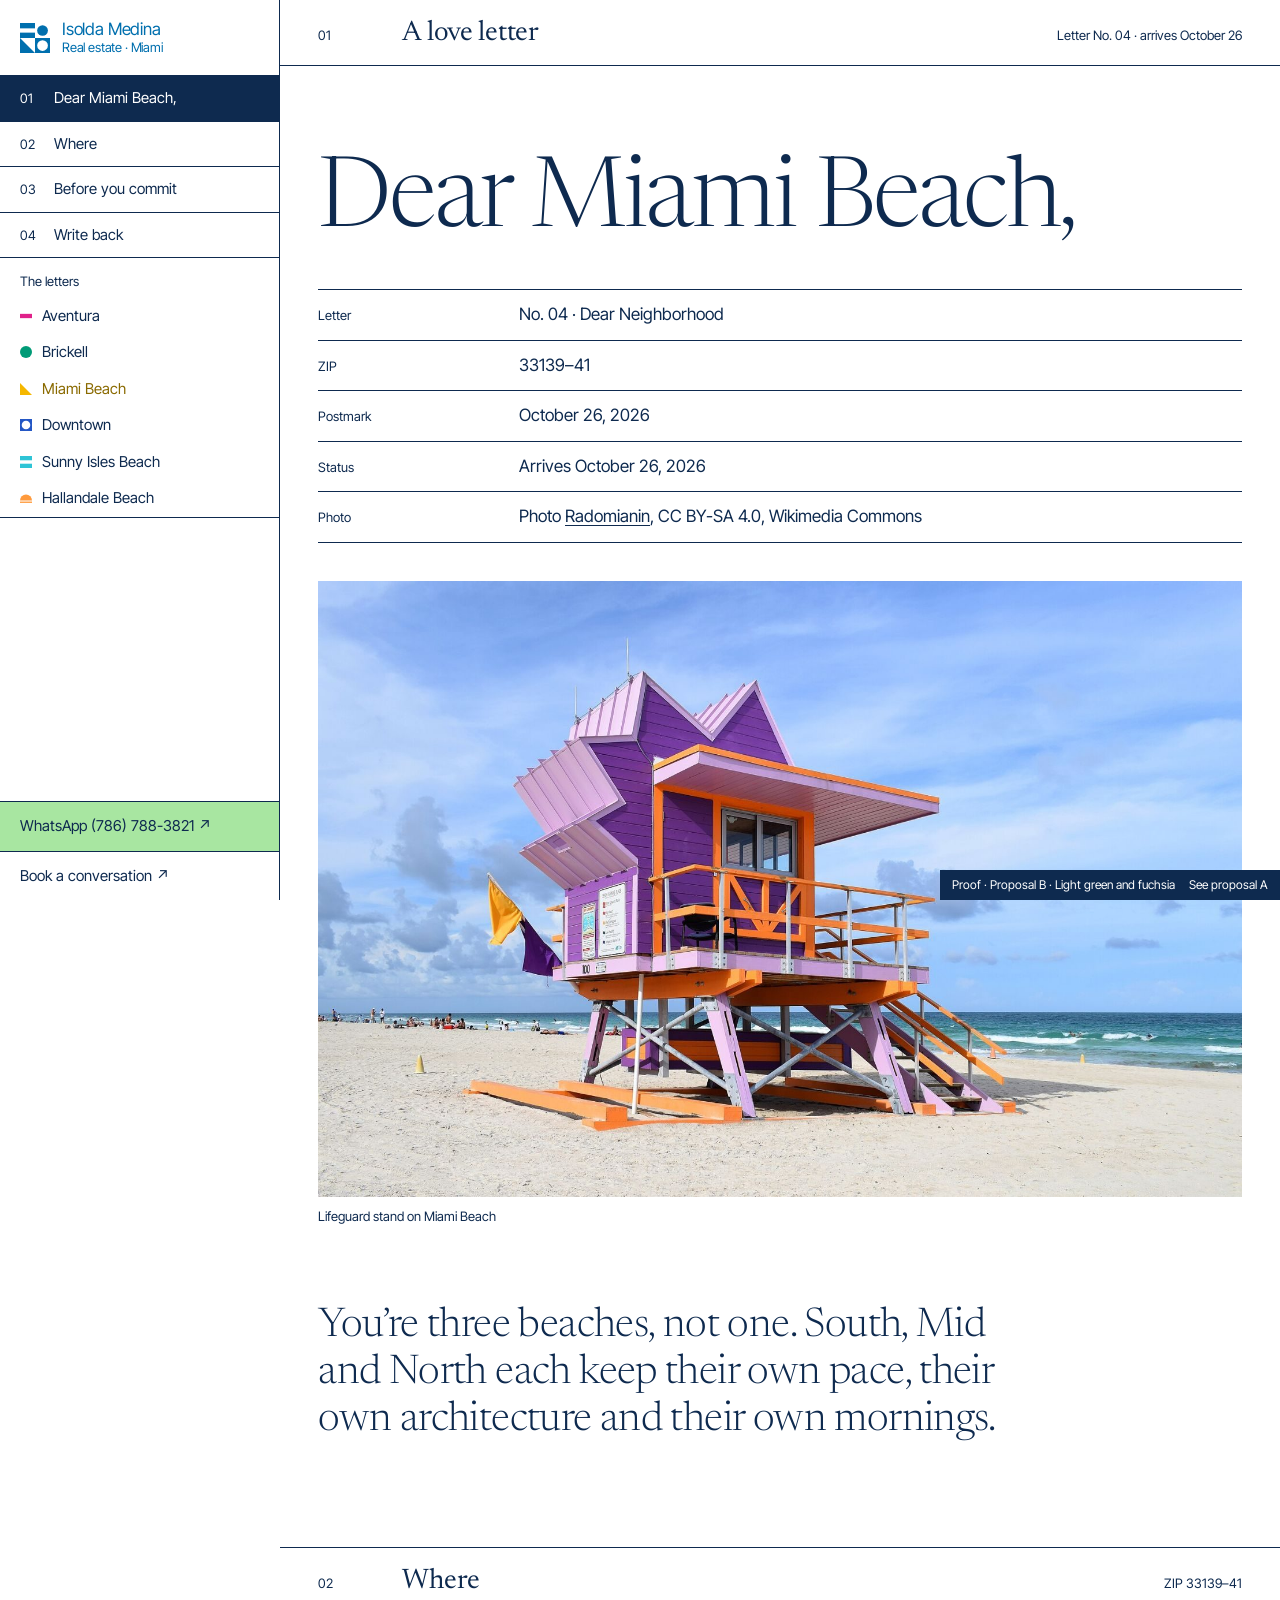
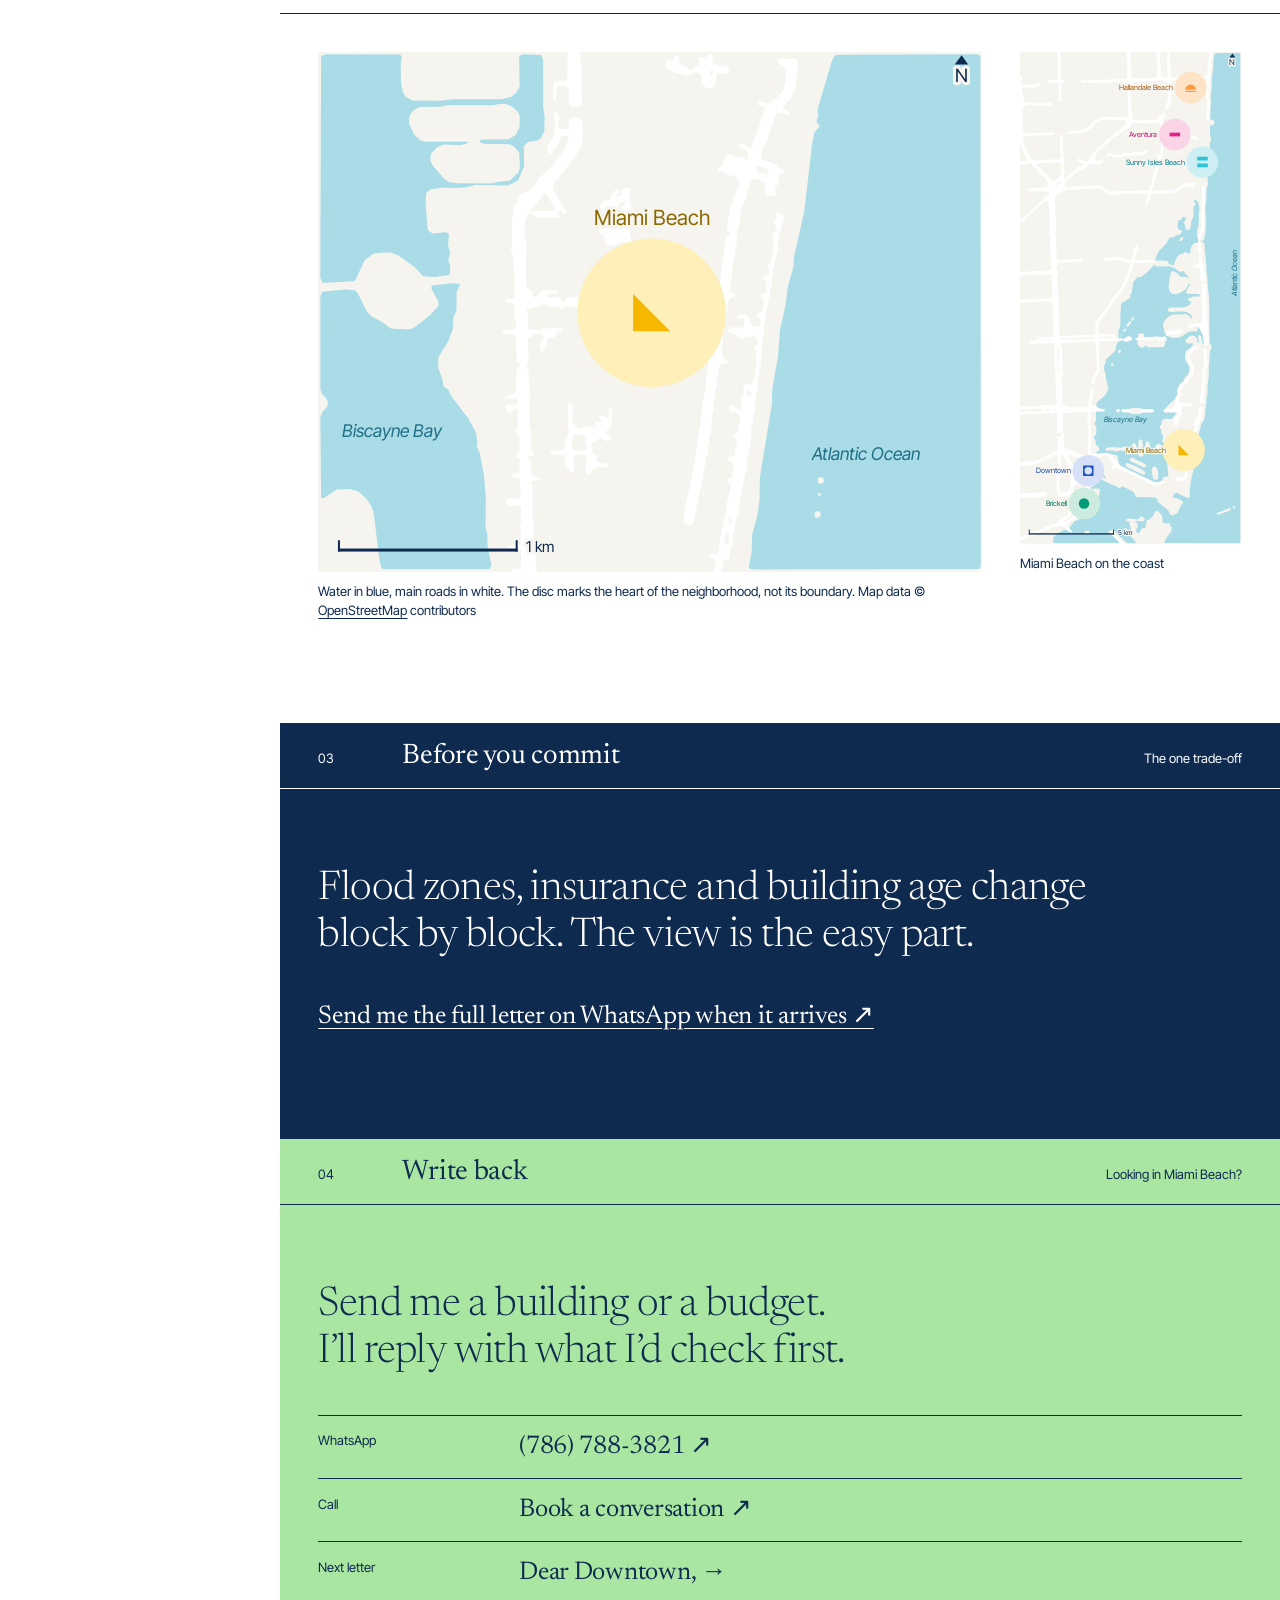
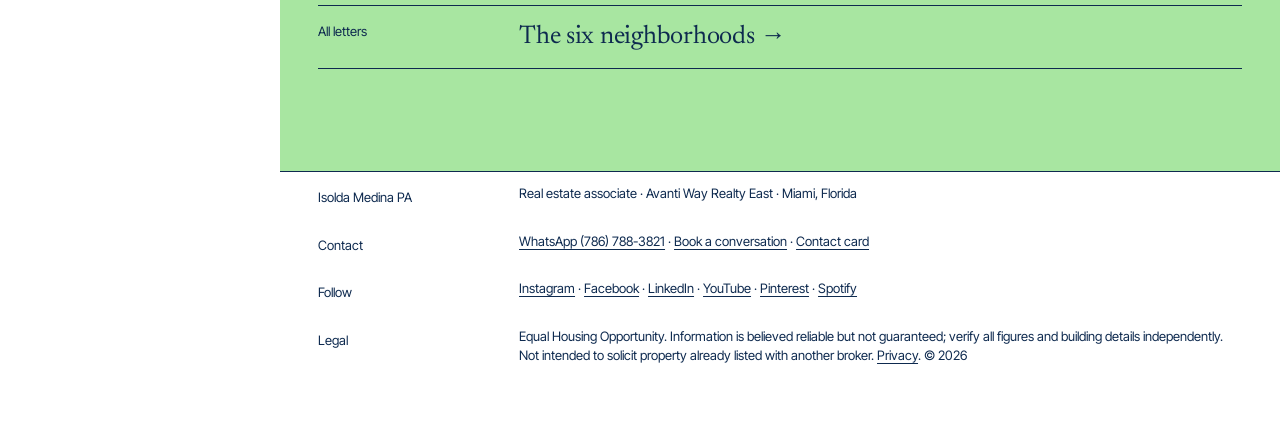
<file: B/dear-miami-beach/index.html>
<!doctype html>
<html lang="en">
<head>
<meta name="robots" content="noindex, nofollow">
<meta charset="utf-8">
<meta name="viewport" content="width=device-width, initial-scale=1, viewport-fit=cover">
<title>Dear Miami Beach, · Living in Miami Beach, FL · Isolda Medina</title>
<meta name="description" content="Dear Miami Beach, a love letter to Miami Beach (33139–41) by Isolda Medina: how it feels, one trade-off, and one sourced number. Arrives October 26, 2026.">
<link rel="canonical" href="https://isoldamedinapa.com/dear-miami-beach/">
<meta property="og:type" content="article">
<meta property="og:title" content="Dear Miami Beach, · Living in Miami Beach, FL · Isolda Medina">
<meta property="og:description" content="Dear Miami Beach, a love letter to Miami Beach (33139–41) by Isolda Medina: how it feels, one trade-off, and one sourced number. Arrives October 26, 2026.">
<meta property="og:url" content="https://isoldamedinapa.com/dear-miami-beach/">
<meta property="og:image" content="https://isoldamedinapa.com/assets/img/og-image.png">
<meta name="twitter:card" content="summary_large_image">
<meta name="theme-color" content="#FBF5EC">
<link rel="icon" href="../assets/img/favicon.svg" type="image/svg+xml">
<link rel="preconnect" href="https://fonts.googleapis.com">
<link rel="preconnect" href="https://fonts.gstatic.com" crossorigin>
<link href="https://fonts.googleapis.com/css2?family=Inter+Tight:wght@400&family=Newsreader:ital,opsz,wght@0,6..72,300;0,6..72,400;1,6..72,300;1,6..72,400&display=swap" rel="stylesheet">
<link rel="stylesheet" href="../assets/css/style.css">
</head>
<body>
<a class="skip" href="#main">Skip to content</a>
<aside class="rail" aria-label="Index">
<a class="brand" href="../index.html"><svg class="mark" viewBox="0 0 716 716" aria-hidden="true" fill="currentColor"><rect x="0" y="0" width="358" height="128"/><circle cx="538" cy="179" r="128"/><rect x="0" y="230" width="358" height="128"/><polygon points="0,358 0,716 358,716"/><path fill-rule="evenodd" d="M358 358H716V716H358Z M410 538a128 128 0 1 0 256 0a128 128 0 1 0 -256 0Z"/></svg><span>Isolda Medina<small>Real estate · Miami</small></span></a>
<details class="toc" open><summary>Index</summary>
<nav aria-label="Chapters"><ol><li><a href="#letter" data-tone="ivory"><span>01</span>Dear Miami Beach,</a></li><li><a href="#where" data-tone="ivory"><span>02</span>Where</a></li><li><a href="#commit" data-tone="ink"><span>03</span>Before you commit</a></li><li><a href="#write" data-tone="pink"><span>04</span>Write back</a></li></ol></nav>
<div class="rail-letters"><p>The letters</p><ul><li style="--c:#E0218A;--ct:#B3186D"><a href="../dear-aventura/index.html"><svg class="glyph" viewBox="0 0 358 358" aria-hidden="true" fill="currentColor"><rect y="115" width="358" height="128"/></svg>Aventura</a></li><li style="--c:#009B77;--ct:#00785C"><a href="../dear-brickell/index.html"><svg class="glyph" viewBox="0 0 358 358" aria-hidden="true" fill="currentColor"><circle cx="179" cy="179" r="179"/></svg>Brickell</a></li><li style="--c:#F5B700;--ct:#8A6A00"><a href="../dear-miami-beach/index.html" aria-current="page"><svg class="glyph" viewBox="0 0 358 358" aria-hidden="true" fill="currentColor"><polygon points="0,0 0,358 358,358"/></svg>Miami Beach</a></li><li style="--c:#2457C5;--ct:#1F4BA8"><a href="../dear-downtown/index.html"><svg class="glyph" viewBox="0 0 358 358" aria-hidden="true" fill="currentColor"><path fill-rule="evenodd" d="M0 0H358V358H0Z M51 179a128 128 0 1 0 256 0a128 128 0 1 0 -256 0Z"/></svg>Downtown</a></li><li style="--c:#2EC4D6;--ct:#00788A"><a href="../dear-sunny-isles-beach/index.html"><svg class="glyph" viewBox="0 0 358 358" aria-hidden="true" fill="currentColor"><rect width="358" height="128"/><rect y="230" width="358" height="128"/></svg>Sunny Isles Beach</a></li><li style="--c:#FF9A3C;--ct:#A85A10"><a href="../dear-hallandale-beach/index.html"><svg class="glyph" viewBox="0 0 358 358" aria-hidden="true" fill="currentColor"><path d="M0 251a179 179 0 0 1 358 0Z"/><rect y="285" width="358" height="40"/></svg>Hallandale Beach</a></li></ul></div>
</details>
<div class="rail-cta"><a class="pink" href="https://wa.me/17867883821?text=Hi%20Isolda%2C%20I%20read%20your%20letters%20to%20Miami.%20%28WEB%29">WhatsApp (786) 788-3821 ↗</a><a href="https://myavex.avantiway.com/CrmCalendar/agenda/4d791834f608772cd80d2600f37c3cb7">Book a conversation ↗</a></div>
</aside>
<main id="main"><section id="letter" class="band band--white band--first" aria-labelledby="letter-h">
<header class="ch"><span class="ch-no">01</span><h2 id="letter-h" class="ch-title">A love letter</h2><span class="ch-meta">Letter No. 04 · arrives October 26</span></header>
<p class="giant">Dear Miami Beach,</p>
<dl class="rows"><div><dt>Letter</dt><dd>No. 04 · Dear Neighborhood</dd></div><div><dt>ZIP</dt><dd>33139–41</dd></div><div><dt>Postmark</dt><dd>October 26, 2026</dd></div><div><dt>Status</dt><dd>Arrives October 26, 2026</dd></div><div><dt>Photo</dt><dd>Photo <a href="https://commons.wikimedia.org/wiki/File:Lifeguard_stand,_Miami_Beach.jpg">Radomianin</a>, CC BY-SA 4.0, Wikimedia Commons</dd></div></dl>
<figure class="plate"><img class="photo" src="../assets/img/hoods/miami-beach.jpg" width="1600" height="1067" alt="Lifeguard stand on Miami Beach"><figcaption>Lifeguard stand on Miami Beach</figcaption></figure><p class="statement">You’re three beaches, not one. South, Mid and North each keep their own pace, their own architecture and their own mornings.</p>
</section>
<section id="where" class="band band--sand " aria-labelledby="where-h">
<header class="ch"><span class="ch-no">02</span><h2 id="where-h" class="ch-title">Where</h2><span class="ch-meta">ZIP 33139–41</span></header>
<div class="where-grid"><figure class="map"><svg class="map-svg" xmlns="http://www.w3.org/2000/svg" viewBox="0 0 143 112" role="img" aria-label="Map of Miami Beach, ZIP 33139–41"><rect width="143" height="112" fill="#F5F4EF"/><path fill="#A9DCE6" fill-rule="evenodd" d="M1.67 49.71 0.89 49.67 0.50 48.67 0.67 0.87 1.67 0.50 17.67 0.56 18.10 1.00 17.84 2.33 17.88 6.67 18.29 8.67 18.88 9.67 20.33 10.46 26.67 10.50 29.00 10.17 39.33 10.18 41.67 9.68 42.80 8.67 43.46 7.33 43.33 0.87 44.33 0.50 48.13 0.67 48.50 1.67 48.52 12.00 48.82 13.67 48.79 17.00 47.95 18.67 47.00 19.12 45.33 19.32 44.34 20.33 44.43 24.67 43.11 27.67 41.00 28.76 34.00 28.68 32.00 29.13 29.00 29.33 27.00 29.18 24.33 29.55 23.33 30.33 23.18 32.67 23.66 38.33 24.67 39.12 27.33 38.85 28.00 38.98 28.22 39.33 28.02 41.67 28.48 43.33 28.05 45.00 28.50 46.00 28.37 48.00 25.33 48.49 22.67 48.34 20.67 46.20 17.33 43.84 15.67 43.21 14.33 43.18 12.00 43.44 10.00 44.91 8.12 49.00 7.67 49.41 1.67 49.71ZM142.33 111.41 94.00 111.50 93.08 111.33 92.86 111.00 93.46 107.67 93.54 104.00 94.79 99.33 95.16 96.33 95.21 91.67 97.79 76.00 97.88 72.67 99.12 65.67 99.54 60.00 100.79 54.33 101.21 50.67 102.46 46.33 102.54 44.33 104.79 34.33 106.54 19.33 106.98 17.33 108.13 16.00 107.40 15.00 107.83 13.67 107.67 12.67 107.87 11.67 110.61 2.33 111.13 1.00 111.67 0.58 141.67 0.50 142.33 0.59 142.74 1.00 142.83 110.00 142.74 111.00 142.33 111.41ZM38.64 28.00 41.33 27.74 43.11 26.00 43.51 25.00 43.36 21.67 42.15 20.33 41.33 19.87 35.67 19.79 34.77 19.33 34.90 19.00 35.33 18.88 41.00 18.81 42.67 17.81 43.46 16.00 43.49 14.00 43.13 13.00 42.00 11.87 40.67 11.28 39.67 11.15 37.33 11.49 28.00 11.50 26.33 11.82 22.00 11.87 21.00 12.28 20.20 13.00 19.62 14.00 19.62 15.33 20.61 17.67 22.00 19.02 23.00 19.33 32.21 19.33 32.28 19.67 30.67 20.09 27.33 19.92 26.33 20.18 25.52 20.67 24.33 21.98 24.21 23.33 24.61 24.33 27.33 27.47 28.33 28.05 30.00 28.29 37.33 28.32 38.64 28.00ZM37.00 111.40 14.00 111.41 13.59 111.00 13.21 109.33 12.05 99.67 11.57 98.00 10.47 96.33 8.67 94.65 6.67 94.17 4.00 94.29 1.33 96.11 0.67 96.12 0.51 78.67 0.87 77.67 2.01 76.33 2.14 75.67 2.01 75.00 0.87 73.67 0.51 72.67 0.50 52.67 0.87 51.67 5.67 51.18 7.98 51.33 8.57 52.00 10.57 56.00 11.59 57.00 14.00 58.28 15.67 59.56 19.33 59.82 20.33 59.57 22.00 58.47 24.33 56.50 26.00 54.67 25.90 53.67 24.44 51.00 24.52 50.33 29.00 49.84 30.67 50.00 29.88 51.67 29.82 55.67 29.16 57.33 29.04 59.67 28.08 62.33 25.99 65.67 25.88 68.00 26.85 70.67 26.98 72.00 28.00 72.67 28.87 74.33 32.39 79.00 34.04 82.00 34.33 84.00 34.17 85.00 34.82 86.33 35.79 91.33 36.16 96.00 36.12 102.67 36.45 103.67 36.54 106.33 37.36 110.67 37.00 111.40ZM108.72 93.00 109.00 92.60 108.98 92.00 108.67 91.62 108.00 91.62 107.68 92.00 107.68 92.67 108.00 93.04 108.72 93.00ZM108.25 95.67 108.33 95.08 107.75 95.00 107.67 95.58 108.25 95.67ZM108.05 100.33 108.33 99.94 108.32 99.33 108.00 98.96 107.33 98.96 107.02 99.33 107.02 100.00 107.33 100.38 108.05 100.33Z"/><path fill="#FFFFFF" fill-rule="evenodd" d="M56.33 11.81 55.00 11.88 54.33 11.55 54.12 11.00 54.02 8.33 53.67 7.57 53.10 7.33 52.33 7.24 51.51 7.67 51.26 8.67 51.38 10.00 51.00 10.35 50.62 10.00 50.67 6.60 51.00 6.30 51.67 6.42 52.33 6.19 53.33 6.23 53.72 6.00 53.79 0.33 53.90 0.00 54.33 -0.21 56.00 -0.21 56.33 -0.10 56.55 0.33 56.57 2.00 56.88 3.00 56.77 5.33 56.89 10.67 56.81 11.33 56.33 11.81ZM84.67 7.81 83.67 7.72 83.18 7.33 82.63 6.33 82.69 5.67 82.33 4.67 81.33 4.44 79.67 5.06 79.00 5.07 78.00 4.65 77.00 4.48 76.33 3.98 75.00 3.53 74.79 3.00 75.00 1.92 75.33 1.65 76.13 2.00 76.76 1.00 77.33 0.64 77.72 1.00 77.82 2.33 80.33 3.89 82.20 2.67 82.24 2.00 81.97 1.33 82.27 1.00 83.00 1.17 83.67 1.78 84.00 0.57 84.33 0.31 84.67 0.45 85.06 1.00 85.03 2.33 86.33 2.90 88.33 3.19 88.71 3.67 88.49 4.33 88.00 4.73 87.33 4.74 86.33 4.45 86.00 4.67 85.75 5.67 85.72 7.00 85.33 7.48 84.67 7.81ZM80.33 102.05 79.33 101.82 79.00 101.55 78.78 101.00 78.78 100.00 81.43 87.00 81.45 85.67 81.76 84.67 81.78 83.33 82.10 82.33 82.12 81.33 82.43 80.33 82.45 78.67 82.76 77.67 82.78 76.00 83.43 73.00 83.78 69.00 84.10 68.00 84.12 66.67 84.43 65.67 84.45 64.33 84.76 63.33 84.78 62.00 85.08 61.00 84.54 59.67 83.65 59.00 84.00 58.62 85.38 58.33 85.89 54.00 85.63 53.33 86.43 51.33 86.45 50.00 86.76 49.00 86.85 47.33 87.10 46.67 87.12 45.00 87.43 44.00 87.78 40.33 88.12 39.67 88.84 39.33 88.88 39.00 88.33 38.55 88.12 38.00 88.51 35.33 88.76 34.67 88.78 33.67 90.76 28.33 90.67 27.58 90.33 27.07 90.00 27.06 89.00 26.45 88.33 26.70 87.60 26.00 87.00 25.77 86.33 25.80 85.97 25.33 86.33 24.86 87.00 24.60 87.68 23.33 87.86 22.33 88.33 21.95 90.67 22.76 91.67 22.85 92.33 23.15 92.67 23.17 92.83 23.00 92.62 22.33 92.66 21.67 92.00 20.99 91.11 20.67 90.64 20.00 91.00 19.63 92.33 20.18 93.00 20.66 93.33 20.65 93.67 20.33 93.85 19.00 94.35 18.00 96.32 12.33 96.24 12.00 95.00 11.48 94.63 11.00 95.00 10.54 95.33 10.53 96.33 11.02 97.33 11.01 99.00 9.75 100.34 8.00 100.76 6.33 100.76 4.00 100.41 3.33 99.11 2.33 98.96 2.00 99.14 1.67 99.67 1.45 103.00 1.52 103.47 2.00 103.47 2.33 103.24 3.00 103.22 5.33 102.82 8.00 101.83 10.00 100.13 12.00 100.33 12.34 101.53 13.00 101.69 13.33 101.33 13.70 99.33 12.92 98.66 13.33 96.82 19.00 95.98 20.67 95.45 22.67 95.67 23.01 96.33 23.35 98.67 24.19 99.43 25.00 100.19 25.33 100.37 25.67 100.19 26.00 99.43 26.33 99.18 26.67 99.10 27.00 99.38 28.33 98.67 29.06 98.44 29.67 98.80 30.67 98.33 31.05 96.67 30.81 96.30 30.33 96.54 29.67 96.20 29.00 96.22 28.33 96.01 28.00 94.67 27.41 93.67 27.43 92.98 28.67 92.15 31.67 91.24 33.67 90.90 35.33 90.88 36.67 90.24 39.00 90.22 41.33 89.90 42.33 89.88 43.67 89.24 46.67 89.22 48.33 88.90 49.33 88.88 50.67 88.68 51.33 88.76 51.67 89.67 51.96 90.02 52.33 89.67 52.71 88.74 53.00 88.32 54.00 88.22 55.67 87.90 56.67 87.88 58.00 87.57 59.00 87.56 60.33 87.24 61.33 87.22 63.00 86.90 64.00 86.99 65.33 88.37 66.67 88.00 67.13 87.00 67.10 86.67 67.25 86.24 68.67 86.22 69.67 85.90 70.67 85.88 72.00 85.57 73.00 85.55 74.67 85.24 75.67 85.22 77.33 84.90 78.33 84.88 79.67 84.67 80.33 85.04 81.33 84.32 82.67 84.22 84.33 83.91 85.33 83.99 86.00 84.36 86.67 83.62 87.33 83.55 88.33 81.15 100.33 80.81 101.67 80.33 102.05ZM84.78 5.00 85.09 4.33 85.00 3.84 84.67 3.96 84.45 4.33 84.39 5.00 84.67 5.25 84.78 5.00ZM47.00 112.18 42.33 112.22 41.72 112.00 41.79 111.67 42.33 111.20 43.33 111.49 43.67 111.42 43.77 111.00 43.72 107.33 42.67 106.92 41.33 107.04 40.98 106.67 41.33 106.29 42.67 106.41 43.67 106.00 43.76 103.33 43.51 102.00 43.76 101.00 43.76 98.33 43.59 98.00 43.00 97.66 41.00 97.81 40.61 97.33 40.61 96.67 40.81 96.33 41.33 96.13 42.67 96.28 43.33 96.14 43.68 95.33 43.75 95.00 43.45 94.00 43.52 92.00 43.33 91.80 42.00 91.71 41.65 91.33 42.00 90.96 43.38 90.67 43.53 87.67 42.82 87.33 42.63 87.00 43.42 86.00 43.43 84.00 43.05 82.33 42.32 81.67 43.00 81.09 43.10 80.67 43.00 77.10 42.33 76.78 42.04 77.00 42.04 77.33 41.75 77.67 41.00 77.71 40.62 77.33 40.30 76.33 40.67 75.87 41.67 76.07 42.67 75.82 43.00 75.56 43.09 75.00 42.67 74.59 41.67 74.80 41.33 74.62 40.67 74.69 40.32 74.33 40.67 73.97 41.33 74.05 42.67 73.23 42.78 68.67 43.00 68.12 43.56 67.67 43.56 67.33 43.00 66.88 42.78 66.33 42.67 61.33 42.00 60.75 40.00 60.71 39.65 60.33 40.00 59.96 42.33 59.82 42.76 59.33 42.45 58.00 42.33 54.43 41.67 54.07 40.67 54.04 40.32 53.67 40.67 53.29 42.00 53.16 42.42 52.67 42.43 47.67 42.12 46.67 42.10 44.00 41.53 42.67 41.76 41.67 41.78 35.67 42.10 34.67 42.19 33.00 43.20 32.33 43.20 31.00 43.33 30.80 45.67 29.68 46.75 28.67 47.07 28.33 47.44 27.33 49.74 25.33 53.34 20.67 54.00 18.67 53.97 18.33 53.67 18.09 53.00 18.07 52.41 18.33 51.49 20.33 50.84 21.00 50.33 21.86 50.00 22.03 49.67 21.76 49.29 20.67 49.84 19.67 50.45 19.00 51.04 17.33 50.97 13.33 51.33 12.98 51.71 13.33 52.05 14.33 51.59 15.67 52.00 16.60 53.67 16.58 54.00 16.33 54.19 14.67 54.67 14.19 56.00 14.12 56.67 14.45 57.06 15.67 56.91 16.67 57.14 17.33 56.88 19.33 56.49 20.67 55.83 22.00 50.46 29.00 50.99 30.33 51.82 31.33 51.99 32.00 52.83 33.00 53.67 34.72 53.33 35.03 52.33 34.35 52.00 34.36 51.75 34.67 52.02 35.33 51.67 35.69 48.00 35.82 47.21 35.67 45.83 34.67 46.33 34.27 50.67 34.23 50.98 34.00 50.99 33.67 49.34 30.67 49.00 30.46 48.60 30.67 47.91 31.67 46.26 33.33 45.99 33.67 45.89 34.33 44.99 35.33 44.56 37.00 44.57 40.00 44.89 41.33 44.77 47.67 44.90 50.33 45.00 50.75 46.23 51.67 46.35 52.67 46.67 52.82 47.33 52.73 47.93 51.67 49.00 51.29 50.33 51.41 51.33 51.29 51.68 51.67 51.41 52.00 50.00 51.94 49.52 52.33 49.47 52.67 49.67 52.85 52.00 52.87 52.48 53.67 53.00 54.01 53.67 52.87 56.67 52.87 57.07 53.33 57.37 54.33 57.00 54.80 54.00 54.87 53.33 54.73 52.67 55.36 52.00 54.86 49.33 54.80 48.37 54.00 48.33 53.65 48.51 54.33 48.00 54.71 44.96 55.33 45.22 56.67 45.33 59.74 47.67 59.92 48.33 59.61 51.00 59.45 52.33 59.54 52.70 60.00 52.33 60.46 51.67 60.46 51.00 61.46 50.00 61.51 49.30 62.00 49.36 62.67 48.92 63.33 48.71 64.33 48.33 64.68 47.96 64.33 47.85 63.33 48.00 62.58 48.63 62.00 48.37 60.67 46.67 60.84 46.10 61.33 45.34 61.67 45.24 62.00 45.38 66.67 44.92 67.67 45.38 68.67 45.57 73.00 45.81 73.67 45.57 74.67 45.57 78.33 45.72 79.00 45.57 80.67 45.88 81.67 45.91 85.67 46.70 86.67 46.33 87.13 45.67 87.02 45.33 87.11 45.24 87.33 45.82 88.00 46.00 91.03 46.33 91.48 47.67 91.62 48.02 92.00 47.67 92.38 46.33 92.44 46.03 92.67 46.00 93.00 46.22 93.67 46.24 100.33 46.56 101.67 46.55 103.00 46.24 104.33 46.56 106.00 47.33 106.20 47.70 106.67 46.66 107.67 46.88 108.67 46.91 111.00 47.29 112.00 47.00 112.18ZM96.34 26.33 96.67 26.32 97.01 26.00 97.00 25.30 96.67 25.05 94.67 24.58 94.44 25.33 95.00 26.17 95.67 26.12 96.34 26.33ZM63.67 41.74 62.67 41.80 62.17 41.33 61.52 40.00 61.50 39.33 61.67 38.97 61.00 39.38 60.54 39.00 60.73 37.67 60.52 36.00 60.74 35.00 60.53 34.33 60.53 33.00 61.67 32.10 62.67 31.99 63.00 31.69 63.45 30.33 64.00 29.85 64.67 29.63 65.09 30.00 64.90 30.33 64.33 30.69 64.15 31.00 64.33 31.20 65.33 30.79 65.54 30.00 66.11 29.33 66.67 29.13 67.00 29.19 67.38 29.67 67.10 30.67 67.24 32.33 67.54 33.33 67.33 33.88 66.33 34.39 65.47 34.00 65.27 33.67 65.44 33.33 66.01 33.00 66.20 32.67 66.00 32.33 65.33 32.26 64.67 33.55 63.67 33.82 62.33 33.80 62.00 34.45 61.43 35.00 62.33 35.35 63.33 35.20 64.00 35.56 65.00 35.19 66.33 35.19 67.38 36.67 67.25 39.33 67.71 41.00 67.52 41.33 67.00 41.47 66.33 41.01 66.00 41.00 65.00 41.11 63.67 41.74ZM86.33 112.15 85.67 112.19 85.34 112.00 85.27 111.33 85.57 110.67 85.61 110.00 85.47 109.33 84.59 109.00 84.32 108.67 84.67 108.29 86.00 108.24 86.40 107.67 86.30 107.00 86.56 106.33 86.60 104.67 87.03 103.67 86.95 103.00 87.36 102.00 87.28 101.33 87.69 100.33 88.10 98.33 87.96 97.33 88.41 96.67 88.60 95.00 88.90 94.33 88.92 93.00 88.33 92.80 87.97 92.33 88.33 91.87 89.00 91.81 89.37 91.33 89.29 90.67 89.67 89.67 89.44 88.33 88.67 88.13 88.30 87.67 88.67 87.20 89.33 87.24 89.82 87.00 89.86 85.67 90.23 84.67 90.24 83.67 89.63 82.67 89.81 82.33 90.44 82.00 90.58 81.67 90.53 80.67 91.07 79.00 91.04 78.67 90.60 78.00 90.00 77.75 88.90 77.67 88.61 77.33 88.61 76.67 89.00 76.20 89.33 76.19 90.67 77.00 91.07 77.00 91.24 76.67 91.22 75.33 90.96 74.67 91.73 73.67 91.62 72.67 91.95 71.67 92.33 71.30 93.33 71.65 94.16 70.33 94.32 70.00 94.19 68.67 94.57 66.67 94.29 66.00 94.57 64.67 93.96 63.67 94.65 63.00 94.57 61.67 93.67 61.07 93.00 61.47 92.00 61.34 91.33 61.80 91.00 61.80 90.24 61.00 88.67 60.48 88.29 60.00 88.67 59.51 89.33 59.28 91.00 59.44 91.67 59.26 91.90 58.67 91.79 57.67 91.33 57.42 90.48 57.33 90.30 57.00 90.67 56.54 92.00 56.53 92.88 57.00 93.22 57.67 93.20 58.67 93.67 59.08 94.00 59.24 95.00 59.22 95.13 59.00 95.33 57.63 94.63 56.67 95.00 56.19 95.67 55.93 95.91 55.33 95.86 54.67 96.23 53.67 95.30 52.67 95.67 52.19 96.41 52.00 96.50 51.67 96.75 50.00 95.96 48.67 96.14 48.33 97.00 48.00 97.25 47.67 97.25 47.00 96.64 46.00 97.55 45.33 97.93 43.67 98.26 41.33 98.22 40.33 97.86 39.33 98.83 38.33 98.90 38.00 98.29 37.00 98.69 35.67 98.63 35.00 99.00 34.63 100.19 35.00 100.39 35.33 100.40 36.00 99.75 38.00 99.07 41.33 99.14 42.67 98.83 43.33 98.81 44.33 98.40 45.33 98.07 47.00 97.81 50.00 97.42 51.00 97.40 52.33 96.43 56.67 96.49 57.33 96.07 59.33 96.06 60.67 95.63 63.33 95.74 64.67 95.42 66.67 95.47 67.33 95.08 68.33 95.05 69.67 94.68 70.33 94.81 72.33 94.42 73.33 94.39 74.67 94.00 76.00 94.21 77.00 93.75 78.33 93.81 79.67 93.31 80.67 93.54 81.67 93.31 82.33 93.39 83.00 93.09 84.33 93.07 85.33 92.33 88.33 92.54 89.33 92.08 90.67 90.75 97.33 90.81 98.67 90.08 100.67 89.72 103.33 89.41 104.00 89.47 106.00 88.84 107.33 88.73 109.00 88.33 109.46 87.67 109.35 87.42 109.67 87.29 110.00 87.38 110.67 86.83 111.67 86.33 112.15ZM75.67 55.81 74.79 55.67 74.53 55.33 74.56 54.67 74.39 54.33 74.00 54.11 71.33 54.21 70.80 54.00 70.54 53.67 70.59 53.00 71.00 52.51 71.64 52.33 72.00 52.01 73.00 52.15 73.64 52.00 73.00 51.83 72.00 51.99 71.00 51.72 70.62 51.33 70.62 50.67 71.00 50.29 72.00 50.20 72.67 50.65 73.33 50.20 73.67 50.19 75.00 50.83 75.16 50.67 74.95 50.00 75.08 49.33 74.95 47.67 75.10 47.33 76.00 46.53 77.00 46.76 78.00 46.61 78.67 46.85 79.06 47.33 79.14 48.33 78.77 49.00 79.38 50.00 79.38 51.00 79.00 51.48 77.88 52.00 78.85 52.33 79.37 53.67 79.00 54.13 76.67 54.10 76.33 54.27 76.11 54.67 76.14 55.33 75.67 55.81ZM66.67 61.68 66.29 61.33 66.40 60.00 66.25 59.33 65.60 58.33 65.41 57.00 63.33 56.78 62.99 57.00 62.71 58.00 62.33 58.35 61.96 58.00 61.67 56.98 61.00 56.77 59.00 56.83 58.33 56.72 58.00 56.43 57.93 55.67 58.33 54.67 57.95 53.33 58.14 53.00 60.80 52.33 61.06 52.00 60.97 51.33 61.33 50.98 61.70 51.33 61.61 51.67 61.86 52.00 62.33 51.96 63.33 52.66 68.67 52.51 69.67 52.80 70.11 53.67 69.87 54.00 68.67 54.65 68.00 55.47 66.67 55.59 66.33 55.99 66.32 56.33 67.06 57.33 67.09 58.33 67.33 59.02 68.00 59.23 69.33 59.19 69.70 59.67 69.33 60.25 68.67 60.73 67.33 60.75 66.67 61.68ZM93.22 74.00 93.41 73.67 93.34 73.33 92.67 72.78 92.44 73.00 92.33 73.81 92.67 74.08 93.22 74.00ZM58.33 91.03 57.95 90.67 57.63 89.67 57.91 88.33 57.67 86.91 56.00 86.74 55.33 86.91 54.96 88.00 55.21 89.00 55.13 90.33 54.67 90.70 54.33 90.53 54.00 89.76 53.28 89.00 53.12 87.67 53.31 87.00 51.67 86.74 50.33 86.80 49.97 86.33 50.33 85.87 51.67 85.93 52.67 85.76 53.15 85.33 53.18 83.67 53.92 82.67 54.02 81.33 53.78 79.67 53.93 78.67 53.79 76.33 54.00 75.81 54.33 75.63 54.81 76.00 54.76 77.00 55.05 77.67 54.75 78.67 54.88 80.00 56.33 81.07 57.00 81.01 57.67 80.62 59.67 80.84 59.84 80.67 59.64 80.00 59.95 79.67 60.67 79.98 61.00 79.84 61.01 79.33 60.64 78.67 60.93 78.33 61.67 78.51 62.33 78.96 62.56 78.67 62.74 77.67 62.67 76.95 63.00 76.65 63.36 77.00 63.26 79.00 63.40 80.33 61.96 82.00 62.67 82.50 63.33 83.37 63.00 83.71 62.00 83.80 61.00 83.12 58.77 84.33 59.14 85.00 59.13 86.33 60.13 87.00 60.09 88.00 60.23 88.33 61.00 88.60 62.00 88.61 62.55 89.00 62.69 89.33 62.33 89.69 61.67 89.41 60.00 89.44 59.05 90.00 58.88 90.67 58.33 91.03ZM57.69 85.67 57.99 85.33 57.99 85.00 57.62 84.33 57.68 83.67 57.33 82.43 55.33 82.42 54.86 82.67 54.75 84.33 54.94 85.67 55.33 85.92 56.00 85.93 57.00 85.91 57.69 85.67ZM88.94 101.67 89.24 101.33 89.26 100.67 89.00 100.30 88.67 100.43 88.42 101.00 88.57 101.67 88.94 101.67ZM88.43 106.00 88.59 104.00 88.33 103.62 88.00 103.62 87.77 104.00 87.57 105.67 88.00 106.31 88.43 106.00Z"/><text x="16.0" y="83.0" font-size="3.7800000000000002" fill="#1F6F86" text-anchor="middle" font-style="italic" font-family="Newsreader, Georgia, serif">Biscayne Bay</text><text x="118.0" y="88.0" font-size="3.7800000000000002" fill="#1F6F86" text-anchor="middle" font-style="italic" font-family="Newsreader, Georgia, serif">Atlantic Ocean</text><circle cx="71.9" cy="56.2" r="16.0" fill="#FFEFB8"/><g fill="#F5B700" transform="translate(67.91 52.16) scale(0.02235)"><polygon points="0,0 0,358 358,358"/></g><text x="71.9" y="37.2" font-size="4.5" fill="#8A6A00" text-anchor="middle" font-family="Inter Tight, Helvetica Neue, Arial, sans-serif" stroke="#F5F4EF" stroke-width="1.57" paint-order="stroke" stroke-linejoin="round">Miami Beach</text><g fill="#0E2A4F"><rect x="4.3" y="107.0" width="38.7" height="0.65"/><rect x="4.3" y="105.2" width="0.43" height="2.45"/><rect x="42.6" y="105.2" width="0.43" height="2.45"/></g><text x="44.9" y="107.7" font-size="3.24" fill="#0E2A4F" text-anchor="start" font-family="Inter Tight, Helvetica Neue, Arial, sans-serif" stroke="#F5F4EF" stroke-width="1.13" paint-order="stroke" stroke-linejoin="round">1 km</text><text x="138.7" y="6.5" font-size="3.9600000000000004" fill="#0E2A4F" text-anchor="middle" font-family="Inter Tight, Helvetica Neue, Arial, sans-serif" stroke="#F5F4EF" stroke-width="1.39" paint-order="stroke" stroke-linejoin="round">N</text><polygon points="138.7,0.7 137.2,2.7 140.1,2.7" fill="#0E2A4F"/></svg><figcaption>Water in blue, main roads in white. The disc marks the heart of the neighborhood, not its boundary. Map data © <a href="https://www.openstreetmap.org/copyright">OpenStreetMap</a> contributors</figcaption></figure><figure class="map map--context"><svg class="map-svg map-svg--overview" xmlns="http://www.w3.org/2000/svg" viewBox="0 0 126 280" role="img" aria-label="Map of Miami with the six neighborhoods of the letters, from Brickell to Hallandale"><rect width="126" height="280" fill="#F5F4EF"/><path fill="#A9DCE6" fill-rule="evenodd" d="M125.00 279.74 82.33 279.73 82.06 279.33 83.67 276.30 84.75 275.00 85.13 274.00 86.37 273.33 86.33 272.55 86.00 272.07 85.63 272.00 86.33 271.72 86.81 271.00 86.33 270.39 85.63 270.33 85.40 270.00 85.63 269.33 85.33 268.62 82.33 268.45 81.43 268.00 80.71 263.67 78.82 261.67 78.00 261.23 76.90 261.67 75.72 264.33 74.33 265.91 72.67 266.61 72.00 267.30 71.46 271.33 70.33 271.04 69.67 271.22 68.95 272.00 68.00 274.04 67.00 273.93 66.33 273.41 66.03 272.00 67.07 270.67 67.08 269.00 66.67 268.22 65.66 267.67 65.64 267.33 67.00 267.10 68.67 267.43 70.33 267.33 71.18 266.33 70.80 265.33 69.00 264.60 68.33 264.92 67.67 265.96 67.00 266.25 61.67 265.67 60.29 266.33 60.29 267.00 60.67 267.33 62.00 267.38 62.59 267.67 62.18 268.67 62.72 269.67 62.72 270.67 63.42 271.67 62.68 272.33 62.00 272.44 60.33 271.22 59.67 271.07 59.30 271.33 59.27 272.00 65.46 278.33 65.80 279.33 65.33 279.78 62.00 279.82 60.67 279.39 55.41 274.67 54.80 273.67 53.33 272.18 52.67 271.85 50.67 273.28 50.62 274.00 53.67 276.20 55.83 278.33 56.60 279.33 56.33 279.73 20.00 279.83 19.00 279.48 18.87 278.33 19.06 276.33 20.67 274.61 25.00 272.25 26.33 272.00 28.33 273.40 29.33 273.33 29.38 272.67 28.27 271.67 28.16 271.00 29.79 269.00 30.33 267.84 31.67 266.92 33.33 266.40 35.33 264.08 38.67 262.39 39.46 261.67 39.89 260.67 40.21 255.33 40.84 253.00 40.55 251.67 41.00 250.23 41.33 250.17 41.67 250.58 42.95 253.33 43.67 253.94 44.33 253.76 44.68 253.33 45.39 251.00 45.62 249.33 45.01 248.67 42.33 248.55 41.00 249.18 40.57 248.67 40.45 248.00 40.67 247.67 42.67 246.73 43.67 245.67 43.55 242.67 45.00 239.51 45.67 238.84 46.58 239.33 48.45 241.67 49.18 243.00 49.00 243.18 46.67 241.78 46.00 241.73 45.52 242.33 46.33 243.39 48.33 244.63 49.33 244.88 53.33 246.90 54.67 247.23 56.33 248.36 57.00 248.32 58.00 247.49 58.33 247.49 61.00 248.58 64.00 250.20 65.19 251.33 65.56 252.67 66.67 253.42 67.33 253.66 70.33 253.50 73.67 253.78 75.00 253.50 77.67 254.09 78.16 254.67 78.22 255.67 78.55 256.33 84.66 261.33 85.21 263.00 86.33 263.99 87.00 263.99 89.02 263.00 89.80 262.33 91.31 259.00 92.94 256.67 92.77 256.00 92.00 255.43 89.67 254.28 87.33 253.71 87.12 253.00 87.67 251.85 88.67 251.18 89.67 251.05 91.00 252.02 95.67 254.10 96.33 254.05 96.78 253.33 96.55 251.00 97.21 245.00 99.12 236.33 99.21 234.00 100.21 227.00 101.46 221.00 101.88 217.33 103.32 211.67 104.57 210.00 105.46 207.33 105.51 204.33 106.12 200.00 106.21 197.33 106.82 194.33 106.84 190.00 107.49 185.00 107.51 178.67 107.82 177.00 108.18 170.67 109.15 168.33 109.01 167.33 108.22 166.00 107.91 164.00 108.08 162.00 107.83 160.33 107.83 144.00 107.59 142.33 107.78 141.00 106.84 132.33 106.79 129.00 106.18 125.00 106.22 121.67 105.88 120.67 105.82 117.67 105.18 113.00 105.16 109.67 104.67 108.54 104.00 108.13 103.00 108.11 102.74 107.67 104.33 107.37 105.00 106.68 105.46 103.67 105.83 99.67 105.82 91.67 105.52 90.00 106.16 83.00 106.21 78.33 106.66 76.33 107.21 75.33 106.84 72.67 106.84 70.00 107.46 66.67 107.55 64.67 108.06 63.33 107.65 62.00 108.00 61.60 110.00 61.34 110.61 60.67 110.33 59.95 108.67 59.59 108.00 59.00 107.83 56.00 108.21 52.00 108.83 50.00 108.78 49.00 108.18 47.33 108.19 42.67 108.67 41.93 110.33 41.45 110.82 40.33 110.67 39.33 110.33 38.89 108.67 38.40 108.31 38.00 108.51 31.33 108.83 29.33 108.58 27.33 108.67 24.33 109.12 22.00 109.24 15.67 110.12 8.67 110.18 5.00 110.54 2.00 111.00 0.83 112.00 0.50 124.67 0.52 125.33 0.87 125.50 1.67 125.50 278.33 125.41 279.33 125.00 279.74ZM87.33 121.46 85.00 120.79 84.11 119.33 83.33 118.88 77.67 118.81 77.15 118.67 77.01 118.33 78.53 114.33 79.33 113.14 83.47 109.00 85.00 105.94 85.33 105.72 86.67 105.70 89.67 104.29 91.00 104.01 92.05 103.00 92.31 102.33 92.09 101.67 90.33 101.15 89.63 99.33 90.33 95.45 91.00 95.76 91.67 95.71 92.67 93.88 94.33 94.37 94.63 94.67 94.54 95.00 93.18 97.33 94.09 98.67 94.25 100.67 95.00 101.45 95.67 101.61 96.80 100.67 97.46 98.67 97.55 96.33 98.38 94.67 98.75 93.00 98.88 88.33 100.16 86.67 98.99 84.67 99.33 84.28 100.33 84.40 101.00 84.76 101.37 85.33 102.26 89.00 101.84 92.33 101.82 98.33 101.21 100.00 100.83 102.33 100.88 105.00 101.91 107.67 101.33 108.34 99.33 108.87 98.00 110.26 97.20 112.00 97.01 113.00 97.31 114.00 97.00 114.54 96.00 114.70 94.00 113.90 93.22 114.33 92.67 115.26 91.33 115.06 90.67 115.51 89.28 117.00 87.96 120.00 87.76 121.00 87.33 121.46ZM91.75 107.67 93.06 106.33 93.03 105.67 92.67 105.40 92.00 105.55 90.96 106.67 91.00 107.66 91.75 107.67ZM79.33 245.04 77.00 245.11 75.00 244.41 57.33 235.87 56.32 234.33 55.63 230.33 55.00 229.66 48.33 228.33 45.67 228.82 43.58 228.67 43.42 228.00 45.05 227.00 45.05 225.67 44.67 224.86 43.26 223.67 43.01 221.00 41.93 219.67 42.16 219.00 43.33 218.01 43.49 217.33 43.45 213.33 42.25 211.67 43.02 210.67 43.35 209.67 43.26 205.00 44.00 204.52 47.33 204.78 48.00 204.39 48.15 204.00 47.67 203.33 45.33 203.04 44.00 202.37 43.55 201.67 43.55 200.33 43.87 199.67 45.33 198.14 46.67 197.16 49.14 194.67 50.41 191.67 48.88 185.67 48.72 183.00 47.84 180.67 47.88 179.00 48.71 176.67 48.90 175.33 54.05 170.33 54.70 168.67 54.62 167.33 55.34 166.33 55.67 164.96 57.00 164.77 58.33 163.80 59.67 165.01 61.00 165.12 63.34 164.00 63.81 163.33 63.42 162.67 62.00 161.51 58.67 163.86 57.67 162.90 57.33 162.80 56.33 163.20 55.99 163.00 56.23 160.00 55.87 158.67 56.67 157.67 57.16 155.00 57.18 148.33 57.49 146.67 57.58 143.33 58.00 142.80 60.33 141.72 62.77 140.00 62.95 139.33 62.68 138.33 63.55 137.33 64.57 131.00 66.43 128.67 67.00 128.25 68.33 128.32 69.07 128.00 72.15 125.67 76.33 121.28 77.33 122.01 78.00 122.16 85.33 122.01 86.67 122.94 88.00 122.93 90.33 124.83 91.67 125.21 93.00 124.72 93.33 124.86 93.87 126.00 96.01 128.00 96.03 128.33 95.67 128.44 93.67 128.00 92.00 128.05 91.00 127.67 89.67 125.91 87.33 124.85 86.26 125.00 85.88 125.67 85.21 128.67 84.66 134.33 84.99 136.00 86.33 137.39 87.33 137.79 89.33 137.82 91.67 137.02 94.92 134.67 95.92 132.33 96.33 132.06 96.70 132.33 96.67 133.05 94.65 136.33 94.67 137.00 95.00 137.47 96.00 137.90 101.67 137.86 102.40 138.33 102.41 139.00 102.01 139.33 98.67 139.21 95.67 140.61 95.67 141.39 97.18 142.00 97.60 142.67 96.33 144.14 95.00 144.91 91.67 145.49 86.00 145.53 84.58 146.00 84.23 146.67 84.33 147.33 85.33 148.02 87.00 148.17 89.00 147.84 93.33 147.84 95.33 148.29 97.44 149.67 98.00 150.95 98.02 151.67 97.67 151.83 96.00 149.93 94.00 149.20 92.00 149.49 87.33 149.54 84.67 150.61 82.33 152.97 81.54 155.33 81.55 156.67 82.07 157.67 82.16 159.00 83.00 161.02 83.67 161.60 86.67 162.79 90.33 162.72 92.67 161.72 95.67 159.61 97.00 159.21 100.67 159.01 101.29 158.33 100.99 157.00 101.33 156.63 102.01 157.00 104.00 160.91 104.80 165.33 104.67 166.06 104.33 166.27 104.00 166.08 103.14 162.00 102.73 161.33 102.33 161.19 101.67 161.66 101.50 162.33 101.78 164.67 101.67 166.01 100.99 165.00 100.60 163.00 100.00 162.21 99.00 161.62 97.67 161.54 96.33 161.98 94.33 164.00 94.33 165.00 95.33 166.01 98.33 165.84 98.66 166.33 97.83 167.67 96.33 169.14 94.67 170.21 94.22 171.00 93.88 175.00 96.38 179.33 96.38 182.00 95.67 183.74 93.61 185.67 93.02 187.67 91.33 188.86 90.65 189.67 89.38 192.33 89.66 195.00 88.66 196.33 88.33 197.81 85.00 200.50 81.93 204.00 82.00 204.76 83.00 205.40 84.33 205.18 88.33 205.17 89.18 205.33 89.31 205.67 86.00 209.38 84.33 208.88 82.67 208.88 81.33 209.53 80.49 210.67 80.68 212.00 79.66 213.00 79.55 214.00 80.47 215.33 80.27 216.67 81.11 217.67 81.69 219.33 80.90 221.33 81.90 223.00 82.00 223.81 81.67 224.17 80.67 224.13 79.33 223.33 78.67 223.23 77.67 223.84 76.85 225.00 78.00 226.79 79.33 227.46 80.67 227.13 82.00 225.74 82.28 226.00 82.12 228.00 81.63 229.67 81.98 230.67 83.38 232.67 84.00 235.67 83.99 237.33 84.59 241.33 84.33 241.70 82.33 241.88 81.67 242.22 80.99 244.00 79.33 245.04ZM64.07 153.00 65.06 151.67 65.00 151.04 64.67 150.87 63.85 151.33 63.16 152.33 63.33 153.30 64.07 153.00ZM61.72 156.33 63.04 154.67 63.23 154.00 63.00 153.36 62.00 153.85 60.60 155.67 60.67 156.34 61.00 156.52 61.72 156.33ZM59.73 159.33 60.42 158.33 60.33 157.69 60.00 157.53 59.33 157.86 58.73 158.67 59.00 159.37 59.73 159.33ZM70.35 168.33 71.67 166.94 72.67 168.10 73.33 168.32 81.67 168.01 82.34 167.33 82.58 165.33 83.54 164.00 83.35 163.00 82.67 162.25 81.33 162.50 79.33 162.00 74.00 162.41 73.00 162.17 71.33 162.72 70.97 162.33 70.81 161.00 70.33 160.29 67.67 160.29 67.22 161.00 67.25 162.67 66.02 163.33 65.89 163.67 66.04 164.00 67.12 164.33 67.22 164.67 66.72 166.00 68.22 168.00 69.00 168.45 70.35 168.33ZM57.94 161.67 58.00 161.08 57.40 161.00 57.33 161.65 57.94 161.67ZM57.05 171.33 57.44 170.67 57.33 170.00 57.00 169.62 56.33 169.62 55.90 170.33 56.00 171.00 56.33 171.38 57.05 171.33ZM53.10 178.67 53.32 177.67 53.00 177.29 52.33 177.27 51.89 177.67 51.73 178.33 52.33 178.94 53.10 178.67ZM68.68 206.00 70.00 205.22 75.33 205.12 76.00 204.72 76.15 204.33 76.00 203.95 75.33 203.55 70.00 203.41 67.67 202.74 63.67 202.84 62.00 203.45 58.67 203.55 57.80 204.33 58.67 205.12 62.00 205.22 63.67 206.12 67.00 206.26 68.68 206.00ZM56.33 205.00 56.87 204.33 56.33 203.67 55.67 203.56 54.96 204.00 54.96 204.67 55.33 205.00 56.33 205.00ZM69.72 230.33 70.21 229.67 70.41 225.33 69.88 224.33 69.68 221.33 68.67 220.51 68.00 220.86 67.55 221.67 67.26 225.67 67.68 226.33 67.83 227.33 67.39 229.33 67.85 230.00 68.67 230.52 69.72 230.33ZM73.09 228.67 73.82 227.67 74.28 225.00 73.67 222.65 73.00 221.89 72.33 221.73 71.66 222.33 71.45 224.33 71.07 225.33 71.67 228.02 72.33 228.73 73.09 228.67ZM66.06 228.67 66.22 226.67 66.60 225.67 66.01 223.67 65.00 222.72 64.33 222.90 64.00 223.32 63.74 224.67 63.33 225.07 58.67 224.84 57.00 225.51 55.67 225.18 50.67 225.18 49.00 225.65 48.52 226.33 48.67 226.72 49.33 227.12 53.00 227.01 54.67 227.49 55.67 227.45 57.00 226.83 58.33 227.16 61.33 227.15 63.00 228.23 64.33 228.73 65.33 228.99 66.06 228.67ZM71.31 236.67 72.15 235.67 71.33 234.61 64.00 231.11 63.33 231.05 62.55 231.67 62.39 232.33 63.33 233.24 70.33 236.57 71.31 236.67ZM70.65 240.67 71.11 240.33 71.40 239.67 70.67 238.61 66.33 236.23 61.67 234.26 61.00 234.14 60.22 234.67 60.06 235.33 61.00 236.40 69.67 240.58 70.65 240.67ZM78.01 243.67 78.67 243.01 78.82 242.33 78.46 238.33 77.80 236.67 76.67 235.94 75.51 236.67 74.96 237.67 75.54 242.00 75.95 243.00 76.64 243.67 78.01 243.67ZM122.27 260.00 122.71 259.67 122.71 259.00 122.33 258.68 121.67 258.68 121.29 259.00 121.28 259.67 121.67 259.99 122.27 260.00ZM113.53 263.33 119.33 261.23 120.05 260.67 120.01 260.00 119.33 259.79 118.67 259.95 115.67 261.28 112.33 262.38 111.86 263.00 112.33 263.60 113.53 263.33ZM53.92 261.33 54.00 260.75 53.42 260.67 53.33 261.25 53.92 261.33ZM39.00 274.33 39.48 273.67 39.00 273.00 37.67 272.88 36.96 273.33 36.96 274.00 37.33 274.33 39.00 274.33Z"/><path fill="#FFFFFF" fill-rule="evenodd" d="M23.33 28.39 22.55 28.33 22.19 28.00 22.12 27.67 22.10 21.67 21.78 20.00 21.67 17.78 21.33 17.58 20.00 17.55 19.00 17.25 18.00 17.55 17.00 17.55 16.33 17.21 16.13 16.67 16.19 16.33 16.67 15.85 21.33 15.76 21.76 15.33 21.76 12.67 21.46 11.00 21.57 5.00 21.43 2.33 21.12 0.67 21.23 0.00 21.67 -0.21 22.33 -0.21 22.77 0.00 22.90 2.00 23.22 3.00 23.10 5.00 23.23 12.00 23.48 13.00 23.32 14.33 23.67 15.55 24.67 15.85 25.47 16.67 25.47 17.00 25.21 17.33 23.78 17.67 23.58 18.00 23.57 21.67 23.88 22.67 23.77 24.00 23.89 27.33 23.81 28.00 23.33 28.39ZM1.00 278.15 0.00 278.10 -0.21 277.67 -0.15 276.67 0.67 275.86 1.33 275.89 2.33 275.20 3.33 275.42 4.33 275.10 5.33 274.29 6.00 274.33 7.00 274.01 7.67 273.44 9.00 272.84 9.67 272.61 10.33 272.67 13.33 271.39 13.80 270.67 14.33 270.37 14.67 270.29 15.33 270.56 15.94 270.33 16.67 269.62 17.33 269.75 18.33 269.57 21.02 268.00 22.11 267.00 26.12 264.00 27.00 263.75 28.10 261.67 28.12 258.67 28.43 257.67 28.57 256.33 28.18 255.33 28.02 254.00 27.67 253.11 27.33 252.91 25.33 252.90 24.67 253.14 22.00 253.22 21.67 253.15 21.19 252.67 21.10 250.67 20.78 249.67 20.76 241.67 20.46 240.67 21.00 239.45 21.33 239.19 22.00 239.12 22.33 239.33 22.42 239.67 22.23 240.67 22.24 244.00 22.39 244.67 22.24 246.33 22.48 247.00 22.58 250.00 22.78 250.33 27.55 250.33 28.35 248.33 28.51 247.33 29.02 246.33 29.10 245.67 29.00 245.24 28.30 244.67 28.28 243.67 28.67 241.67 28.35 240.33 28.00 239.73 27.33 239.43 23.00 239.49 22.33 239.33 21.85 238.33 21.77 233.33 21.90 232.33 21.51 231.00 21.33 229.47 21.00 229.35 20.00 229.66 17.67 231.16 15.00 232.33 14.00 233.05 13.33 233.00 9.33 234.82 6.00 235.81 0.67 235.89 0.00 235.77 -0.21 235.33 -0.10 233.67 0.67 233.44 7.00 233.43 8.33 233.16 12.67 231.35 14.00 230.68 15.00 229.94 18.67 228.35 19.67 227.51 21.23 226.67 21.44 226.00 21.42 220.33 20.63 219.33 21.00 218.87 22.67 219.33 23.00 219.33 23.49 219.00 23.60 218.33 22.98 217.67 23.33 217.04 23.67 217.33 25.00 216.96 25.36 217.33 25.12 218.00 25.36 218.67 24.68 219.33 24.88 220.00 24.57 221.33 25.32 224.67 25.67 225.36 26.33 226.08 27.00 226.57 29.33 226.85 33.00 228.68 36.00 229.52 36.67 229.99 38.00 229.94 38.67 229.33 38.90 222.33 38.76 212.67 38.45 211.67 38.42 205.67 38.00 205.18 30.00 205.24 29.00 205.55 24.67 205.67 24.45 206.00 24.70 207.33 24.33 207.71 23.62 207.67 23.60 208.00 24.33 208.78 24.55 209.33 24.49 216.33 24.00 216.89 23.33 216.99 22.67 216.77 21.33 217.04 20.97 216.67 21.22 216.00 21.11 206.33 20.89 205.67 20.00 205.57 18.00 205.89 14.00 205.77 10.33 205.90 9.33 206.22 8.33 206.23 0.33 206.21 -0.10 206.00 -0.21 205.67 -0.10 205.00 0.33 204.79 5.33 204.77 6.33 204.60 7.67 204.67 8.33 204.45 12.33 204.42 12.67 204.26 13.07 203.33 12.67 203.01 12.00 203.22 9.00 203.24 7.33 203.54 6.33 203.32 4.67 203.56 0.00 203.44 -0.21 203.00 -0.11 202.33 1.33 201.60 4.67 201.44 6.00 201.76 10.33 201.76 11.33 201.27 12.33 201.12 17.33 201.22 18.33 200.78 20.33 200.76 20.67 200.66 20.88 200.33 20.76 198.00 20.46 197.00 20.43 188.67 20.12 187.67 20.10 181.00 19.86 180.33 20.00 179.33 19.78 178.67 19.76 173.00 19.60 172.33 19.67 171.00 19.45 170.33 19.33 166.11 18.67 165.89 12.67 165.89 11.67 166.06 11.00 165.92 10.00 166.22 6.00 166.22 5.67 166.15 5.20 165.67 5.33 165.12 6.00 164.52 9.23 164.33 11.00 162.52 17.00 162.43 17.67 162.19 18.67 162.15 19.00 161.90 19.11 155.00 18.78 152.67 18.76 144.67 18.43 142.33 18.00 141.91 15.67 141.89 14.33 142.22 8.00 142.24 7.00 142.55 0.67 142.56 0.00 142.44 -0.21 142.00 0.00 141.23 1.67 141.10 2.67 140.78 8.67 140.77 10.00 140.45 17.33 140.35 18.23 140.00 18.42 139.67 18.44 137.33 18.43 135.67 18.12 133.33 18.09 127.00 17.89 126.67 10.67 126.57 9.67 126.88 3.67 126.90 2.67 127.22 1.67 127.23 0.33 127.21 0.00 127.10 -0.21 126.67 -0.10 125.33 0.33 125.12 3.67 125.10 4.67 124.85 6.67 125.10 7.67 124.78 11.33 124.76 12.00 124.61 14.00 124.76 15.00 124.45 17.33 124.42 17.76 124.00 17.77 123.00 17.76 119.33 17.45 118.33 17.43 112.33 17.12 111.33 17.10 104.67 16.78 103.67 16.76 89.67 16.52 89.00 16.43 87.33 15.85 86.33 15.89 85.33 15.73 85.00 15.00 84.46 13.64 85.33 11.00 87.91 10.00 88.59 5.67 92.91 4.67 93.59 2.33 95.83 0.33 96.80 0.00 96.76 -0.21 96.33 0.00 95.55 2.36 94.00 4.67 91.76 5.67 91.08 6.78 89.67 7.67 89.08 9.67 87.09 10.67 86.41 14.33 82.76 15.33 82.08 16.41 81.00 16.75 80.33 16.33 79.66 13.67 79.55 12.67 79.24 9.67 79.24 8.67 79.54 6.00 79.56 5.33 79.48 5.00 79.21 4.78 78.33 4.85 78.00 5.33 77.52 11.33 77.43 12.33 77.12 14.67 77.10 15.87 76.67 15.99 76.33 15.78 75.67 15.68 74.00 14.41 72.00 12.76 70.67 12.08 69.67 9.76 67.33 9.08 66.33 6.33 63.66 3.67 63.57 2.67 63.88 0.33 63.88 -0.10 63.67 -0.21 63.33 -0.21 62.67 0.00 62.23 3.67 62.10 4.45 61.67 1.18 55.67 1.22 54.67 0.52 53.67 -0.22 50.00 -0.21 14.67 0.00 14.23 0.67 14.12 1.00 14.19 1.48 14.67 1.22 17.00 0.91 18.00 1.00 18.55 1.33 18.74 2.33 18.45 9.00 18.43 10.33 17.78 11.00 17.85 11.47 18.33 11.24 19.00 10.55 19.67 10.00 19.88 6.33 20.22 1.33 20.24 1.00 20.45 0.98 22.00 1.32 23.33 2.15 25.00 2.54 26.67 1.72 28.67 8.33 28.90 9.67 28.78 10.67 28.94 11.33 29.32 11.67 29.32 12.33 28.85 13.00 28.78 14.33 29.42 15.33 28.85 16.67 28.89 17.67 28.53 18.16 29.00 18.47 29.67 18.47 30.00 18.21 30.33 17.33 30.56 8.00 30.49 7.33 30.40 6.33 29.92 4.33 30.48 3.33 30.51 2.00 31.48 1.47 31.67 1.34 32.00 1.55 32.67 1.44 34.33 1.71 35.00 1.55 39.00 1.08 40.00 1.48 40.67 1.72 42.00 1.44 43.33 1.71 44.00 1.67 44.67 2.00 46.22 2.33 46.42 4.00 46.43 5.00 46.12 11.00 46.10 11.67 45.86 18.33 45.76 19.00 45.62 19.80 46.33 19.67 46.87 19.00 47.22 15.00 47.24 14.33 47.48 13.00 47.55 7.67 47.57 7.00 47.81 2.11 48.00 1.91 48.33 1.90 50.00 2.22 51.00 2.32 52.33 2.72 53.33 2.66 54.33 3.48 55.33 4.66 58.00 6.67 61.02 7.33 61.67 11.33 61.76 12.00 61.52 17.67 61.43 19.67 61.12 22.67 61.09 23.00 60.89 23.11 60.33 23.10 57.67 22.78 56.00 22.78 47.67 22.85 47.33 23.33 46.85 24.21 47.00 24.55 47.67 24.57 57.00 24.81 57.67 24.91 60.67 25.54 62.00 24.99 63.00 24.89 63.67 24.90 65.67 25.22 66.67 25.23 71.33 25.33 71.73 26.00 71.77 26.67 71.41 32.45 66.00 35.00 65.01 35.96 64.33 36.04 64.00 35.00 63.49 33.67 62.34 33.00 62.38 32.67 62.19 32.52 61.33 33.00 60.77 33.33 60.62 34.33 60.85 35.67 62.02 36.67 62.43 37.33 62.43 38.68 62.00 39.34 61.33 39.67 60.11 41.01 59.00 41.51 57.67 42.00 57.08 42.67 56.61 43.00 56.66 43.42 55.67 44.33 54.76 45.33 54.08 49.33 50.09 57.67 43.41 60.08 41.00 60.80 39.67 60.67 39.29 59.00 38.90 55.33 38.88 54.00 38.56 48.00 38.57 46.00 38.98 44.33 39.65 42.33 41.26 40.55 43.33 38.56 45.00 36.00 46.15 34.67 46.24 33.67 46.55 30.00 46.42 27.67 46.88 27.14 46.67 26.94 46.33 26.94 45.67 27.14 45.33 27.67 45.12 29.00 45.10 30.00 44.78 34.00 44.76 36.00 44.35 38.33 43.08 42.67 38.84 44.33 37.85 46.33 37.18 49.67 37.10 51.67 36.78 52.33 37.00 54.33 36.86 55.00 37.10 58.67 37.12 61.00 37.42 61.33 37.23 61.76 36.00 61.45 34.67 61.45 32.67 61.67 31.67 61.45 31.00 61.43 24.67 61.11 23.33 61.35 21.67 61.12 20.33 61.00 17.25 60.33 17.09 48.67 17.23 47.33 17.54 46.33 17.33 45.67 17.55 36.67 17.56 35.67 17.71 34.77 17.00 34.63 16.67 34.81 16.33 36.00 16.11 39.23 16.33 40.00 15.95 40.67 16.02 42.00 15.78 43.33 16.08 44.00 15.93 45.33 16.00 46.00 15.79 47.33 15.91 53.00 15.45 60.00 15.43 61.00 15.08 61.12 11.00 61.42 10.00 61.12 9.00 61.10 7.33 60.86 6.67 61.10 5.67 61.10 4.33 60.78 3.33 60.76 1.67 60.45 0.67 60.56 0.00 61.00 -0.21 62.00 -0.22 62.55 0.00 62.81 0.33 63.22 2.00 63.22 3.00 62.92 4.00 63.21 5.00 63.00 6.00 63.22 6.67 63.39 9.33 63.10 10.33 63.55 11.67 63.33 13.00 63.55 13.67 63.58 14.67 63.78 15.00 68.67 15.11 70.00 14.78 77.33 14.77 78.00 14.55 78.23 7.67 78.10 3.67 77.78 2.67 77.79 0.33 78.00 -0.10 78.67 -0.23 79.67 -0.10 79.88 0.33 79.77 3.00 79.90 6.67 80.22 7.67 80.32 13.33 80.67 14.23 81.00 14.42 83.67 14.42 84.00 14.22 84.11 13.67 84.10 9.00 83.78 6.33 83.90 5.00 83.79 0.33 84.00 -0.10 85.00 -0.21 85.42 0.00 85.55 1.33 85.43 3.33 85.57 9.67 85.72 10.33 85.57 11.67 86.00 14.22 86.67 14.44 91.67 14.44 93.67 14.12 96.67 14.12 97.00 14.19 97.48 14.67 97.48 15.33 97.00 15.83 96.33 16.14 95.33 15.90 93.00 15.89 90.67 16.22 86.33 16.24 86.00 16.45 85.89 19.33 86.21 20.67 86.22 26.33 85.78 27.33 85.81 28.00 85.06 30.67 84.24 32.00 83.67 32.48 83.33 32.54 82.67 32.20 82.53 31.67 83.18 30.00 83.67 29.33 83.85 28.33 84.43 27.00 84.43 21.67 84.12 20.00 84.23 19.33 84.09 16.67 83.89 16.33 79.33 16.10 77.00 16.55 69.33 16.57 68.33 16.88 64.29 17.00 63.92 17.33 63.65 18.00 63.55 20.33 62.92 21.67 63.22 22.67 63.22 23.67 62.92 24.67 63.22 25.67 63.09 28.00 63.56 29.67 63.48 31.00 63.08 31.67 63.88 33.33 63.77 35.33 63.90 36.67 64.33 38.01 65.00 38.68 65.67 38.90 75.00 38.76 76.00 38.45 78.33 38.42 78.67 38.22 78.85 36.67 79.33 36.09 79.67 35.85 80.67 35.67 81.67 34.52 82.33 34.52 82.81 35.00 82.87 35.33 81.57 38.67 81.55 42.33 81.33 43.00 81.55 44.00 81.58 46.67 81.74 47.00 84.00 48.17 85.00 49.01 86.00 49.33 88.67 49.02 92.00 47.85 95.33 47.11 97.00 47.12 98.67 47.51 100.33 48.17 101.15 49.00 101.15 49.67 100.67 50.14 99.33 49.82 98.00 49.24 95.00 49.24 88.00 51.22 84.67 51.15 83.00 49.98 82.33 49.66 81.94 49.67 81.57 50.67 81.56 56.00 81.40 57.33 80.65 59.33 79.15 65.00 78.32 67.33 77.49 71.00 75.32 77.67 75.12 78.67 75.33 79.00 76.33 79.10 77.33 78.86 78.00 79.09 79.67 78.91 82.00 79.09 83.00 78.78 84.67 78.61 86.00 78.76 89.67 77.68 90.67 76.84 92.57 76.00 93.33 75.18 95.33 74.61 96.33 74.76 98.67 74.13 99.00 74.19 99.48 74.67 99.71 76.00 99.53 76.33 99.00 76.55 97.00 76.56 95.33 76.33 94.33 76.65 93.00 77.32 91.33 78.48 90.67 78.66 90.00 79.16 87.67 80.22 86.67 80.10 84.67 80.24 83.67 80.55 74.67 80.66 74.18 81.33 73.82 83.67 73.32 85.00 73.15 86.00 72.67 86.86 72.33 87.04 71.85 86.67 71.52 85.67 72.77 81.33 72.67 80.62 64.00 80.56 62.00 80.88 57.00 80.90 56.00 81.22 51.33 81.22 49.33 80.49 46.00 77.99 44.33 77.43 42.67 77.81 35.00 78.00 34.33 78.22 31.33 78.39 29.00 78.24 28.33 78.48 25.67 78.57 23.67 79.82 22.33 80.32 20.17 82.33 19.90 83.00 19.89 84.67 20.14 85.67 20.00 86.67 20.22 88.00 19.55 89.33 20.15 90.00 20.22 90.33 20.24 93.67 20.55 94.67 20.55 95.67 20.23 97.00 20.55 98.33 20.55 100.33 20.23 101.67 20.47 103.00 19.74 104.00 20.40 105.00 20.55 106.00 20.57 109.67 20.89 111.00 20.88 112.00 20.58 113.00 20.89 114.67 20.81 115.33 20.36 116.00 20.81 116.67 21.00 117.70 21.33 118.26 22.00 118.44 26.33 118.43 28.00 118.12 33.00 118.10 34.00 117.78 35.00 117.78 35.67 118.12 35.87 118.67 35.67 119.21 35.00 119.55 30.33 119.57 28.67 119.88 23.67 119.90 22.67 120.22 21.67 120.24 21.24 120.67 21.15 122.00 20.34 122.67 20.26 123.00 21.15 123.67 21.55 125.33 21.55 126.33 21.15 128.00 20.69 128.67 21.22 129.67 21.56 136.00 21.33 136.88 21.00 137.17 20.18 137.33 20.18 137.67 21.33 137.85 21.81 138.33 21.90 140.33 22.21 141.33 21.90 142.33 21.73 145.00 22.04 145.67 21.90 147.00 22.14 148.00 21.92 148.67 22.39 152.33 22.11 157.00 22.55 158.67 22.58 161.67 22.78 162.00 23.33 162.09 25.67 161.52 27.33 161.75 28.33 161.45 29.67 161.57 33.00 161.43 34.00 161.12 39.67 161.23 42.89 160.67 43.09 160.33 43.11 159.33 42.78 158.00 42.78 155.00 43.18 153.67 58.35 133.00 61.02 127.00 62.35 123.00 62.76 121.33 62.73 120.33 60.67 120.15 57.00 118.57 51.33 118.57 50.33 118.88 49.00 118.88 47.57 118.00 47.32 117.67 47.59 117.33 48.67 117.12 55.00 117.10 56.00 116.78 57.00 116.78 61.00 118.58 62.00 118.67 63.33 118.34 63.67 118.00 64.02 117.00 64.76 114.33 64.93 113.00 65.51 111.33 66.00 110.45 66.33 110.20 66.67 110.20 67.15 110.67 67.22 111.67 65.65 117.00 65.67 118.10 66.00 118.35 66.67 118.44 73.67 118.44 74.67 118.28 76.00 118.51 76.95 119.00 76.67 119.56 76.00 119.88 71.33 119.90 69.67 120.22 65.33 120.24 64.67 120.66 63.82 124.00 62.82 127.00 61.32 130.33 60.49 132.67 56.33 138.56 52.67 143.31 50.00 147.22 46.00 152.32 45.67 153.21 45.00 153.73 44.65 154.33 44.56 160.00 44.78 160.67 50.67 160.77 53.00 160.53 54.00 161.12 54.74 162.67 56.67 163.55 57.00 163.92 58.00 163.30 58.67 163.62 60.33 162.78 63.67 162.86 64.04 163.33 63.89 163.67 63.33 164.15 61.00 164.55 59.33 164.55 58.33 164.05 57.67 164.46 57.00 164.22 56.33 164.71 55.33 164.81 54.33 164.57 52.00 164.72 50.67 164.56 49.67 164.81 48.67 164.67 48.00 164.88 45.33 164.91 45.00 165.11 44.89 171.67 45.22 173.67 45.10 174.67 45.24 180.33 45.39 181.00 45.15 182.00 42.65 186.67 42.48 189.00 42.00 189.48 41.67 189.54 41.33 189.48 40.85 189.00 40.85 186.67 43.76 181.00 43.76 176.33 43.45 175.33 43.44 170.00 43.28 169.00 43.42 168.33 43.12 167.33 43.23 166.67 43.00 165.12 42.67 164.92 42.00 165.06 40.00 164.78 39.00 165.22 32.67 165.23 31.33 165.55 29.33 165.43 23.14 165.67 23.01 166.00 23.82 168.33 23.90 169.67 24.23 171.00 24.22 179.67 23.77 180.67 24.15 181.33 24.39 182.33 23.57 187.33 23.81 188.00 23.77 189.67 24.15 193.00 23.92 194.00 24.22 195.00 24.10 196.67 24.24 200.67 24.41 201.00 25.00 201.35 26.33 201.52 27.00 202.01 28.33 202.33 30.33 202.18 31.33 202.42 32.33 202.12 33.67 202.43 34.67 202.19 35.67 202.43 38.23 202.33 38.76 201.33 38.85 199.67 39.43 198.00 39.51 196.67 40.52 192.33 41.00 191.85 41.33 191.79 41.88 192.00 42.21 192.67 41.57 195.67 41.49 197.00 40.57 200.00 40.60 201.33 42.67 201.51 45.33 203.02 46.67 203.59 47.33 203.29 47.67 203.37 48.20 203.67 48.37 204.00 47.67 204.80 44.00 204.56 42.67 204.88 40.27 205.00 40.10 207.00 40.24 215.33 40.54 216.33 40.33 217.00 40.56 218.33 40.56 226.33 40.34 228.33 40.47 228.67 45.67 228.77 47.00 228.45 48.33 228.57 49.67 228.44 51.33 228.85 52.22 229.33 53.24 230.33 54.99 233.33 56.00 233.93 56.01 234.67 57.00 235.68 58.33 236.18 59.00 236.68 63.67 239.02 64.67 239.18 65.33 239.68 70.67 242.36 72.00 242.85 75.67 244.68 77.00 245.10 79.00 245.10 81.33 244.13 82.33 244.51 82.70 245.00 82.33 245.48 79.00 246.82 78.00 246.88 77.33 246.67 75.33 246.49 62.67 240.32 61.33 239.83 56.00 237.16 55.33 236.65 54.67 236.54 53.88 237.67 53.00 237.81 52.52 237.33 52.46 237.00 52.99 234.67 51.85 233.67 51.68 232.33 51.00 231.06 49.67 230.32 48.67 230.15 48.00 229.79 47.33 230.15 45.33 230.55 43.67 230.57 42.00 230.99 41.33 231.37 40.67 231.12 40.24 232.00 40.18 236.33 40.25 236.67 41.14 237.33 41.23 238.67 41.82 240.67 42.47 244.00 42.15 247.00 41.67 247.48 40.33 247.65 39.74 248.00 39.58 248.33 39.55 249.67 39.15 251.67 38.65 253.00 38.49 254.33 36.81 261.33 26.99 269.00 26.99 269.67 27.32 270.33 28.26 271.67 29.56 272.67 29.70 273.00 29.56 273.33 29.00 273.71 27.67 273.16 24.67 270.33 23.33 270.24 21.33 270.54 20.67 270.43 18.33 270.98 16.67 271.82 15.67 271.98 9.00 274.65 7.33 275.49 5.67 275.98 1.00 278.15ZM107.33 39.15 106.67 39.15 106.19 38.67 106.12 38.33 106.19 34.67 106.44 33.67 106.44 27.33 105.78 24.67 105.77 20.67 106.10 19.33 106.12 16.67 106.41 15.67 106.22 15.33 104.79 15.00 104.53 14.67 104.53 14.33 105.00 13.85 106.22 13.67 106.68 12.67 106.78 9.33 107.10 8.33 107.12 6.67 107.43 5.00 107.45 2.33 107.76 1.33 107.79 0.33 108.00 -0.10 109.00 -0.21 109.44 0.00 109.54 0.33 109.24 1.33 109.22 4.00 108.90 5.00 108.88 8.00 108.57 9.00 108.55 11.00 108.24 12.67 108.14 14.67 107.92 15.33 108.21 16.33 107.90 17.33 107.88 19.00 107.56 20.33 107.57 24.67 107.88 25.67 107.78 26.67 108.22 27.67 108.22 32.00 107.90 33.00 107.88 38.33 107.81 38.67 107.33 39.15ZM58.36 79.33 59.00 79.12 63.67 79.11 64.67 78.94 65.33 79.08 68.00 78.78 73.00 78.82 73.33 78.80 73.68 78.33 74.00 77.00 73.95 76.33 75.02 73.67 76.18 69.00 77.35 65.67 78.85 59.67 79.18 58.67 79.67 58.00 80.12 54.67 80.43 53.67 80.43 53.00 80.12 52.00 80.00 40.14 79.67 40.01 79.00 40.22 78.00 40.22 77.00 40.00 74.33 40.56 65.33 40.56 63.78 40.33 62.67 42.22 61.67 43.24 58.00 45.50 57.33 46.16 52.31 49.67 49.33 52.58 48.33 53.26 43.60 58.00 42.92 60.33 43.33 61.89 43.67 62.09 44.33 62.11 45.67 61.78 46.67 61.85 47.14 62.33 47.14 62.67 46.88 63.00 45.67 63.63 44.33 63.88 39.67 63.87 37.67 65.91 36.33 66.83 34.33 67.82 33.33 67.98 31.98 68.67 29.33 71.24 28.25 72.00 25.92 74.33 25.57 75.00 25.67 76.55 26.33 76.77 29.00 76.76 30.00 76.45 36.00 76.43 37.00 76.12 40.33 76.10 41.00 75.94 43.33 76.10 44.67 75.78 46.00 76.18 47.33 76.84 49.99 79.00 51.00 79.35 58.36 79.33ZM57.33 60.15 54.00 60.22 52.33 59.57 50.33 59.57 49.33 59.80 48.87 59.33 48.86 59.00 49.67 58.09 50.33 57.78 52.00 57.78 53.67 58.35 55.67 58.76 57.33 58.35 59.67 57.45 63.00 57.57 64.67 57.12 68.67 57.10 71.00 56.12 72.33 56.19 72.80 56.67 72.80 57.00 72.33 57.48 70.67 57.98 69.33 58.82 65.00 58.77 62.00 59.22 59.33 59.24 57.33 60.15ZM19.68 73.33 20.33 73.08 23.34 70.00 23.43 65.67 23.09 63.33 22.89 63.00 19.00 62.89 17.67 63.21 11.67 63.24 11.00 63.49 10.00 63.43 9.28 63.67 9.29 64.00 9.59 64.33 14.00 68.94 17.24 71.67 18.00 72.93 19.68 73.33ZM21.07 76.00 23.34 74.00 23.33 72.62 23.00 72.63 22.67 72.92 20.33 75.33 20.34 76.00 20.67 76.21 21.07 76.00ZM103.00 115.58 102.33 115.50 101.85 115.00 101.78 114.67 101.76 113.33 101.45 112.33 101.44 109.00 101.52 108.33 101.90 107.67 101.52 107.00 101.28 106.00 101.52 104.00 103.09 101.33 103.12 97.67 103.42 96.67 103.11 95.00 103.23 94.00 103.12 93.00 103.44 91.67 103.57 80.67 103.45 79.67 103.68 78.67 103.46 77.33 104.00 76.12 104.67 75.79 105.21 76.00 105.54 76.67 105.23 78.00 105.23 88.33 104.89 90.67 104.88 101.33 102.90 105.33 102.88 107.00 102.65 108.00 103.22 109.67 103.24 112.67 103.49 114.67 103.47 115.00 103.00 115.58ZM18.81 78.33 18.98 78.00 18.67 77.60 18.33 77.79 18.26 78.33 18.67 78.55 18.81 78.33ZM105.00 130.80 103.45 130.33 102.85 129.00 102.76 125.67 102.45 124.67 102.33 122.81 102.00 122.68 101.33 122.88 99.33 122.81 98.85 122.33 98.79 122.00 98.85 121.67 99.33 121.19 101.67 121.09 102.00 120.89 101.94 119.00 102.32 118.33 102.32 118.00 101.85 117.33 101.85 116.67 102.33 116.16 103.00 115.83 103.48 116.33 103.55 116.67 103.65 119.33 103.99 120.33 104.82 121.33 104.88 121.67 104.90 124.00 105.22 125.00 105.24 128.00 105.56 129.33 105.48 130.33 105.00 130.80ZM106.67 167.15 105.33 167.15 104.85 166.67 104.76 165.00 104.45 164.00 104.35 161.33 101.74 156.67 101.00 156.24 99.67 156.24 98.67 156.65 98.00 157.15 96.67 157.38 96.19 157.00 96.01 156.00 95.63 155.33 95.81 155.00 96.33 154.78 99.33 154.76 100.33 154.45 103.33 154.42 103.76 154.00 103.77 142.00 103.45 140.67 103.44 139.33 103.51 138.33 103.76 137.67 103.77 136.00 103.29 132.33 103.47 132.00 104.00 131.78 105.33 131.85 105.81 132.33 105.90 134.67 106.22 135.67 106.22 136.67 105.92 137.67 106.22 139.33 106.24 145.33 106.54 147.00 106.33 148.00 106.55 148.67 106.57 152.67 106.88 153.67 106.90 156.33 107.23 158.33 107.22 166.33 107.15 166.67 106.67 167.15ZM83.67 161.71 83.33 161.56 82.95 161.00 83.17 160.33 83.79 159.33 85.00 158.85 87.00 158.45 89.33 158.43 90.67 158.11 92.67 158.19 93.04 158.67 92.22 159.67 90.33 160.82 87.33 161.22 85.00 161.24 83.67 161.71ZM81.00 164.49 79.67 164.55 78.33 163.98 77.67 163.89 75.00 163.90 74.00 164.22 67.67 164.22 66.00 164.05 65.64 163.67 65.78 163.33 66.33 162.95 67.00 163.00 68.00 162.60 69.00 162.45 70.33 162.45 71.67 162.76 72.67 162.45 75.33 162.33 76.00 162.12 78.00 162.12 80.33 162.76 81.33 162.57 82.33 161.96 82.67 162.11 83.04 162.67 82.89 163.00 81.89 164.00 81.00 164.49ZM45.70 163.33 46.33 163.11 52.67 163.09 53.07 162.67 52.88 162.33 52.33 162.23 45.00 162.33 44.68 162.67 44.68 163.00 45.00 163.34 45.70 163.33ZM27.36 164.00 28.00 163.76 34.67 163.77 35.67 163.60 36.33 163.75 38.00 163.45 40.00 163.67 40.67 163.45 42.33 163.43 42.97 163.00 42.67 162.58 39.67 162.43 36.33 162.89 31.00 162.91 30.00 163.24 24.67 163.24 23.18 163.67 23.18 164.00 23.33 164.06 27.36 164.00ZM17.27 164.33 17.45 164.00 16.00 163.92 13.00 163.93 12.73 164.00 12.55 164.33 17.27 164.33ZM89.33 213.15 88.67 213.15 88.19 212.67 87.78 211.00 87.78 209.67 88.18 208.33 89.67 206.67 89.99 205.67 89.86 205.33 83.67 205.23 82.67 205.38 82.00 204.91 81.63 204.33 82.33 203.53 83.33 203.67 84.67 203.18 86.00 203.02 87.67 202.22 87.85 200.67 88.68 199.00 89.18 197.00 90.43 195.00 90.43 194.00 90.12 192.67 90.51 191.33 91.67 189.45 92.67 188.74 94.68 186.67 96.67 183.67 97.35 181.67 97.43 180.33 97.02 178.67 95.18 175.33 95.18 172.33 95.76 171.33 99.11 168.00 100.67 167.51 101.33 167.52 101.81 168.00 101.67 168.88 99.33 169.92 97.00 172.32 96.57 173.67 96.99 175.33 98.49 178.00 99.14 180.33 98.82 182.67 98.49 183.67 97.83 185.00 95.98 187.33 95.33 188.56 94.00 189.59 92.33 191.33 91.90 192.67 91.90 193.33 92.22 194.33 92.15 195.33 90.99 197.00 90.57 198.33 90.65 199.33 91.00 200.02 91.67 200.56 93.00 199.95 93.67 200.10 97.33 200.12 98.00 200.46 98.14 201.00 97.67 201.48 96.00 201.72 93.67 201.57 92.67 201.98 92.33 202.32 91.90 204.33 91.82 206.33 91.33 207.55 89.99 209.00 89.88 212.33 89.81 212.67 89.33 213.15ZM21.87 184.00 22.07 183.67 22.18 181.67 22.75 181.00 22.17 180.33 22.09 180.00 22.09 176.00 21.94 175.33 22.11 174.33 22.09 170.00 21.33 168.40 21.00 168.26 21.20 169.00 21.24 176.67 21.57 177.67 21.59 183.67 21.67 184.10 21.87 184.00ZM104.33 200.14 103.00 200.14 102.52 199.67 102.45 197.33 103.10 194.33 103.45 190.33 104.10 187.33 104.10 185.67 103.78 184.67 103.78 182.33 104.18 180.33 105.10 178.33 105.10 176.33 104.78 175.33 104.76 172.33 104.45 171.33 104.45 170.00 104.52 169.67 105.00 169.19 106.00 169.12 106.33 169.19 106.80 169.67 106.80 170.00 106.33 170.67 106.23 171.33 106.55 172.67 106.57 175.33 106.88 176.33 106.88 178.00 106.48 179.67 105.99 180.33 105.57 182.00 105.57 184.67 105.88 187.00 105.24 190.00 105.22 191.33 104.90 192.33 104.88 194.33 104.25 197.33 104.82 198.33 104.88 199.33 104.81 199.67 104.33 200.14ZM93.33 244.15 89.33 244.15 88.85 243.67 88.86 242.67 89.33 242.29 90.33 242.44 92.67 242.35 93.27 242.00 93.68 241.33 94.43 237.67 94.51 236.33 95.10 234.33 95.12 233.00 95.43 232.00 95.51 230.33 95.76 229.67 95.78 228.00 96.10 227.00 96.12 225.67 96.67 224.33 96.53 223.33 96.76 222.67 96.85 221.00 98.85 215.33 99.76 214.33 99.67 213.33 99.27 212.67 99.18 211.33 100.17 208.67 101.34 207.00 101.52 203.00 102.33 202.20 104.00 202.19 104.47 202.67 104.47 203.00 103.90 205.67 103.82 207.33 103.15 209.33 101.98 211.67 101.30 214.67 99.98 216.67 99.82 217.67 98.98 219.33 98.15 222.00 97.66 223.00 97.88 225.67 97.57 226.67 97.49 228.33 97.24 229.00 97.22 230.67 96.57 233.67 96.55 235.00 95.57 239.00 95.55 240.33 95.15 242.33 94.55 243.67 93.33 244.15ZM16.59 204.00 16.74 203.67 16.55 203.33 15.67 203.23 15.00 203.33 14.37 204.00 14.67 204.33 16.00 204.25 16.59 204.00ZM20.52 204.00 20.64 203.67 20.00 203.24 19.33 203.32 18.78 203.67 19.00 204.07 20.52 204.00ZM62.67 205.15 58.67 205.22 58.11 205.00 57.57 204.33 58.11 203.67 58.67 203.45 62.67 203.29 63.14 203.67 63.22 204.33 63.15 204.67 62.67 205.15ZM72.00 205.39 71.00 205.23 69.33 205.38 68.86 205.00 68.85 204.00 69.33 203.52 70.67 203.28 71.33 203.43 75.33 203.45 76.00 203.76 76.37 204.33 75.67 205.15 72.00 205.39ZM56.33 205.15 55.67 205.22 55.11 205.00 54.63 204.33 54.77 204.00 55.67 203.45 56.55 203.67 57.10 204.33 56.33 205.15ZM24.03 237.00 24.33 236.86 27.00 236.76 27.67 236.40 27.88 236.00 26.67 233.33 26.00 232.39 25.19 231.67 25.01 230.33 23.67 229.02 23.33 229.14 23.23 229.67 23.10 232.33 23.23 236.33 23.46 237.00 24.03 237.00ZM37.55 250.00 37.76 249.67 37.77 247.33 37.67 246.67 37.43 246.33 37.85 245.00 38.33 244.52 40.41 244.33 40.12 243.33 40.10 242.00 39.51 240.67 39.34 239.33 39.00 239.01 38.00 239.22 37.33 239.15 36.67 238.68 35.67 239.22 34.00 239.15 33.52 238.67 33.46 237.33 33.67 236.81 34.00 236.62 35.67 236.77 37.00 236.45 38.00 236.65 38.33 236.53 38.33 232.12 38.00 231.92 37.00 232.22 35.33 232.22 33.67 231.82 29.00 229.32 28.00 229.12 27.67 229.33 27.58 229.67 27.98 231.00 29.32 234.00 30.15 235.00 30.42 236.33 30.67 236.66 31.00 236.76 32.00 236.62 32.33 236.81 32.82 238.33 32.81 238.67 32.33 239.15 31.00 239.33 30.33 240.00 30.24 241.00 30.43 242.67 31.00 243.89 31.33 244.09 34.67 244.52 35.33 245.64 36.33 245.53 37.15 246.33 36.67 246.81 35.67 247.06 34.00 246.82 33.00 246.32 31.33 246.01 30.68 246.67 30.72 247.33 29.99 249.33 30.00 249.87 30.33 250.09 33.33 250.23 37.55 250.00ZM1.00 253.82 0.33 253.81 -0.15 253.33 -0.21 251.67 -0.10 251.33 0.33 251.12 9.33 251.11 11.33 250.78 14.00 250.77 14.67 250.85 15.14 251.33 15.14 252.67 14.67 253.15 14.33 253.22 12.67 253.24 12.00 253.48 10.67 253.55 1.67 253.57 1.00 253.82ZM26.01 267.67 27.11 266.67 30.02 264.67 34.36 261.33 35.33 260.34 35.85 257.33 36.76 254.33 36.99 253.00 36.86 252.67 35.67 252.57 34.67 252.88 33.33 252.77 30.92 253.00 30.33 254.00 30.22 255.33 29.92 256.33 30.22 257.33 30.23 260.67 29.82 262.33 29.48 263.33 28.67 264.24 27.39 265.00 26.88 265.67 25.01 267.00 25.01 267.33 25.33 267.67 26.01 267.67ZM38.67 274.49 37.33 274.48 36.77 274.00 36.63 273.67 36.77 273.33 37.33 272.85 39.00 272.85 39.70 273.67 39.53 274.00 38.67 274.49ZM59.33 280.51 58.00 280.55 57.45 280.33 56.74 279.33 53.67 276.26 51.67 274.65 50.47 274.00 50.30 273.67 50.44 273.33 51.00 272.85 51.33 272.79 52.56 273.33 56.33 277.08 57.33 277.76 58.06 278.67 59.25 279.67 59.62 280.33 59.33 280.51Z"/><g transform="translate(123.4 126.0) rotate(-90)"><text x="0.0" y="0.0" font-size="4.2" fill="#1F6F86" text-anchor="middle" font-style="italic" font-family="Newsreader, Georgia, serif">Atlantic Ocean</text></g><text x="60.3" y="210.5" font-size="4.2" fill="#1F6F86" text-anchor="middle" font-style="italic" font-family="Newsreader, Georgia, serif">Biscayne Bay</text><circle cx="88.2" cy="47.0" r="9.0" fill="#FAD3E6"/><circle cx="36.5" cy="257.2" r="9.0" fill="#CDEBDF"/><circle cx="93.3" cy="226.7" r="12.0" fill="#FFEFB8"/><circle cx="38.9" cy="238.5" r="9.0" fill="#D6E1F7"/><circle cx="103.9" cy="62.7" r="9.0" fill="#CDEFF3"/><circle cx="97.2" cy="20.3" r="9.0" fill="#FFE3C7"/><g fill="#E0218A" transform="translate(85.22 44.00) scale(0.01676)"><rect x="0" y="115" width="358" height="128"/></g><a href="../dear-aventura/index.html"><text x="78.2" y="48.5" font-size="4.2" fill="#B3186D" text-anchor="end" font-family="Inter Tight, Helvetica Neue, Arial, sans-serif" stroke="#F5F4EF" stroke-width="1.47" paint-order="stroke" stroke-linejoin="round">Aventura</text></a><g fill="#009B77" transform="translate(33.47 254.18) scale(0.01676)"><circle cx="179" cy="179" r="179"/></g><a href="../dear-brickell/index.html"><text x="26.5" y="258.7" font-size="4.2" fill="#00785C" text-anchor="end" font-family="Inter Tight, Helvetica Neue, Arial, sans-serif" stroke="#F5F4EF" stroke-width="1.47" paint-order="stroke" stroke-linejoin="round">Brickell</text></a><g fill="#F5B700" transform="translate(90.27 223.67) scale(0.01676)"><polygon points="0,0 0,358 358,358"/></g><a href="../dear-miami-beach/index.html"><text x="83.3" y="228.2" font-size="4.2" fill="#8A6A00" text-anchor="end" font-family="Inter Tight, Helvetica Neue, Arial, sans-serif" stroke="#F5F4EF" stroke-width="1.47" paint-order="stroke" stroke-linejoin="round">Miami Beach</text></a><g fill="#2457C5" transform="translate(35.90 235.53) scale(0.01676)"><path fill-rule="evenodd" d="M0 0H358V358H0Z M51 179a128 128 0 1 0 256 0a128 128 0 1 0 -256 0Z"/></g><a href="../dear-downtown/index.html"><text x="28.9" y="240.0" font-size="4.2" fill="#1F4BA8" text-anchor="end" font-family="Inter Tight, Helvetica Neue, Arial, sans-serif" stroke="#F5F4EF" stroke-width="1.47" paint-order="stroke" stroke-linejoin="round">Downtown</text></a><g fill="#2EC4D6" transform="translate(100.95 59.66) scale(0.01676)"><rect width="358" height="128"/><rect y="230" width="358" height="128"/></g><a href="../dear-sunny-isles-beach/index.html"><text x="93.9" y="64.2" font-size="4.2" fill="#00788A" text-anchor="end" font-family="Inter Tight, Helvetica Neue, Arial, sans-serif" stroke="#F5F4EF" stroke-width="1.47" paint-order="stroke" stroke-linejoin="round">Sunny Isles Beach</text></a><g fill="#FF9A3C" transform="translate(94.15 17.33) scale(0.01676)"><path d="M0 251a179 179 0 0 1 358 0Z"/><rect y="285" width="358" height="40"/></g><a href="../dear-hallandale-beach/index.html"><text x="87.2" y="21.8" font-size="4.2" fill="#A85A10" text-anchor="end" font-family="Inter Tight, Helvetica Neue, Arial, sans-serif" stroke="#F5F4EF" stroke-width="1.47" paint-order="stroke" stroke-linejoin="round">Hallandale Beach</text></a><g fill="#0E2A4F"><rect x="5.0" y="274.1" width="48.5" height="0.76"/><rect x="5.0" y="272.0" width="0.50" height="2.86"/><rect x="53.0" y="272.0" width="0.50" height="2.86"/></g><text x="55.6" y="275.0" font-size="3.7800000000000002" fill="#0E2A4F" text-anchor="start" font-family="Inter Tight, Helvetica Neue, Arial, sans-serif" stroke="#F5F4EF" stroke-width="1.32" paint-order="stroke" stroke-linejoin="round">5 km</text><text x="121.0" y="7.6" font-size="4.620000000000001" fill="#0E2A4F" text-anchor="middle" font-family="Inter Tight, Helvetica Neue, Arial, sans-serif" stroke="#F5F4EF" stroke-width="1.62" paint-order="stroke" stroke-linejoin="round">N</text><polygon points="121.0,0.8 119.3,3.2 122.6,3.2" fill="#0E2A4F"/></svg><figcaption>Miami Beach on the coast</figcaption></figure></div>
</section>
<section id="commit" class="band band--ink " aria-labelledby="commit-h">
<header class="ch"><span class="ch-no">03</span><h2 id="commit-h" class="ch-title">Before you commit</h2><span class="ch-meta">The one trade-off</span></header>
<p class="statement">Flood zones, insurance and building age change block by block. The view is the easy part.</p><p class="cta-row"><a href="https://wa.me/17867883821?text=Hi%20Isolda%2C%20please%20send%20me%20Dear%20Miami%20Beach%20when%20it%20arrives.%20%28WEB%29">Send me the full letter on WhatsApp when it arrives ↗</a></p>
</section>
<section id="write" class="band band--pink " aria-labelledby="write-h">
<header class="ch"><span class="ch-no">04</span><h2 id="write-h" class="ch-title">Write back</h2><span class="ch-meta">Looking in Miami Beach?</span></header>

<p class="statement">Send me a building or a budget. I’ll reply with what I’d check first.</p>
<dl class="rows rows--cta"><div><dt>WhatsApp</dt><dd><a href="https://wa.me/17867883821?text=Hi%20Isolda%2C%20I%E2%80%99m%20looking%20in%20Miami%20Beach.%20%28WEB%29">(786) 788-3821 ↗</a></dd></div><div><dt>Call</dt><dd><a href="https://myavex.avantiway.com/CrmCalendar/agenda/4d791834f608772cd80d2600f37c3cb7">Book a conversation ↗</a></dd></div><div><dt>Next letter</dt><dd><a href="../dear-downtown/index.html">Dear Downtown, →</a></dd></div><div><dt>All letters</dt><dd><a href="../index.html#letters">The six neighborhoods →</a></dd></div></dl>

</section>
<footer class="foot">
<dl class="rows"><div><dt>Isolda Medina PA</dt><dd>Real estate associate · Avanti Way Realty East · Miami, Florida</dd></div><div><dt>Contact</dt><dd><a href="https://wa.me/17867883821?text=Hi%20Isolda%2C%20I%20read%20your%20letters%20to%20Miami.%20%28WEB%29">WhatsApp (786) 788-3821</a> · <a href="https://myavex.avantiway.com/CrmCalendar/agenda/4d791834f608772cd80d2600f37c3cb7">Book a conversation</a> · <a href="https://myavex.avantiway.com/htmlEditor/landing/9f3082ca518b8755675ec3972d45fafa">Contact card</a></dd></div><div><dt>Follow</dt><dd><a href="https://www.instagram.com/imedinarealestate/" rel="me noopener">Instagram</a> · <a href="https://www.facebook.com/IMedinaRealEstate" rel="me noopener">Facebook</a> · <a href="https://www.linkedin.com/in/isoldamedina/" rel="me noopener">LinkedIn</a> · <a href="https://www.youtube.com/@IsoldaMedinaRealEstate" rel="me noopener">YouTube</a> · <a href="https://www.pinterest.com/imedinarealestate/" rel="me noopener">Pinterest</a> · <a href="https://open.spotify.com/playlist/4Nnh7YsAHpSH1DuFs4NWzI" rel="me noopener">Spotify</a></dd></div><div><dt>Legal</dt><dd>Equal Housing Opportunity. Information is believed reliable but not guaranteed; verify all figures and building details independently. Not intended to solicit property already listed with another broker. <a href="https://isoldamedinapa.com/privacy-policy/">Privacy</a>. © 2026</dd></div></dl>
</footer>
</main>
<div class="dock"><a href="https://wa.me/17867883821?text=Hi%20Isolda%2C%20I%E2%80%99m%20looking%20in%20Miami%20Beach.%20%28WEB%29">WhatsApp ↗</a><a href="https://myavex.avantiway.com/CrmCalendar/agenda/4d791834f608772cd80d2600f37c3cb7">Book a call ↗</a></div>
<script>
(()=>{const links=[...document.querySelectorAll('.toc a[href^="#"]')];const map=new Map(links.map(a=>[a.getAttribute('href').slice(1),a]));
const set=id=>links.forEach(a=>a.toggleAttribute('aria-current',a===map.get(id)));
if('IntersectionObserver' in window){const io=new IntersectionObserver(es=>{es.forEach(e=>{if(e.isIntersecting)set(e.target.id)})},{rootMargin:'-35% 0px -60% 0px'});
map.forEach((a,id)=>{const s=document.getElementById(id);if(s)io.observe(s)});}
const t=document.querySelector('.toc');const mq=matchMedia('(max-width: 900px)');const fit=()=>{if(mq.matches)t.removeAttribute('open');else t.setAttribute('open','')};fit();mq.addEventListener('change',fit);
links.forEach(a=>a.addEventListener('click',()=>{if(mq.matches)t.removeAttribute('open')}));})();
</script>
<script>document.querySelectorAll("a.brand").forEach(a=>a.addEventListener("click",e=>{if(window.imIntro){e.preventDefault();history.replaceState(null,"",location.pathname);window.imIntro()}else{try{sessionStorage.setItem("im-intro-force","1")}catch(_){}}}));</script>
<div class="proof-bar" style="position:fixed;right:0;bottom:0;z-index:9999;background:#0E2A4F;color:#fff;font:12px/1 'Inter Tight',sans-serif;padding:9px 12px;display:flex;gap:14px"><span>Proof · Proposal B · Light green and fuchsia</span><a style="color:#fff" href="../../A/index.html">See proposal A</a></div>
</body>
</html>
</file>
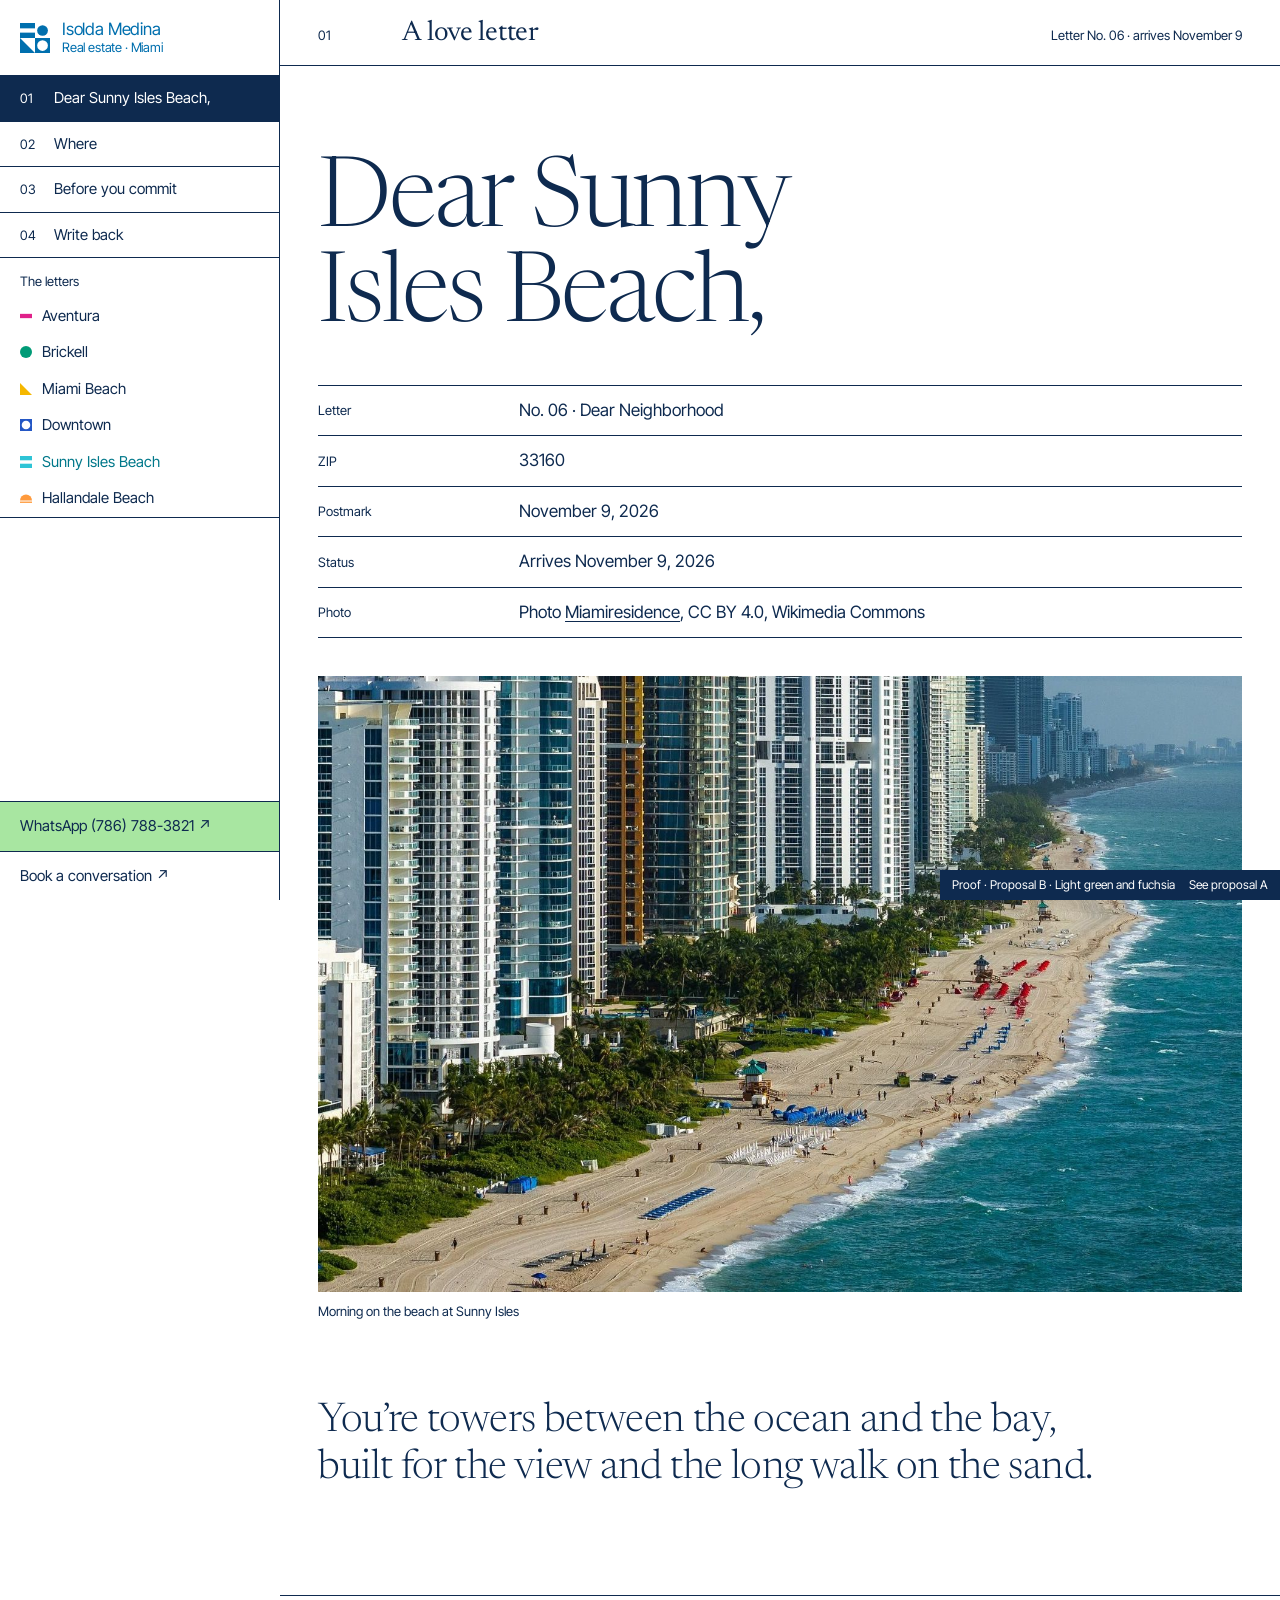
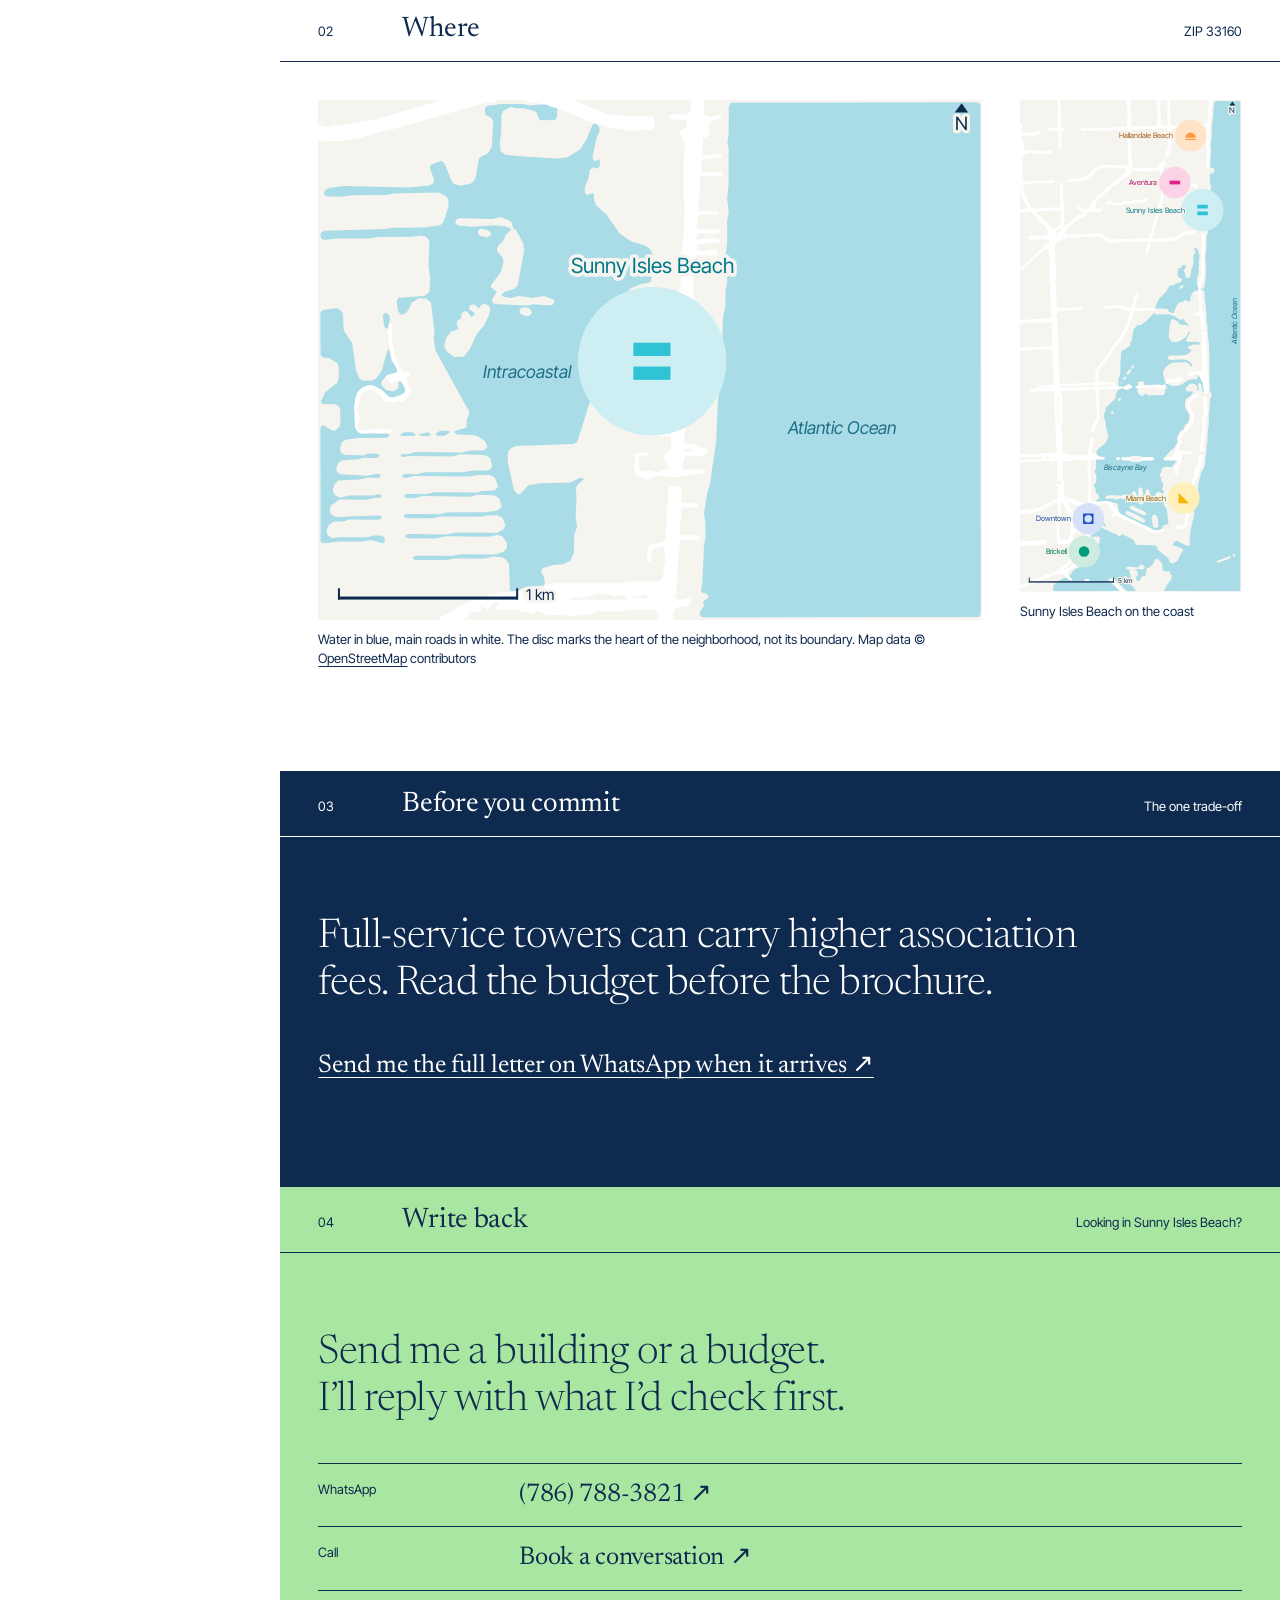
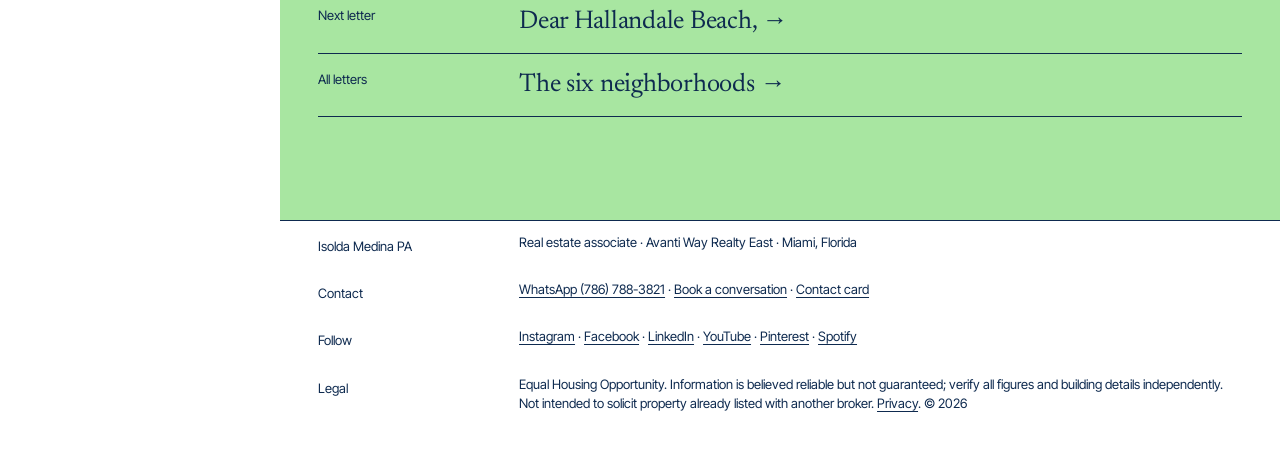
<file: B/dear-sunny-isles-beach/index.html>
<!doctype html>
<html lang="en">
<head>
<meta name="robots" content="noindex, nofollow">
<meta charset="utf-8">
<meta name="viewport" content="width=device-width, initial-scale=1, viewport-fit=cover">
<title>Dear Sunny Isles Beach, · Living in Sunny Isles Beach, FL · Isolda Medina</title>
<meta name="description" content="Dear Sunny Isles Beach, a love letter to Sunny Isles Beach (33160) by Isolda Medina: how it feels, one trade-off, and one sourced number. Arrives November 9, 2026.">
<link rel="canonical" href="https://isoldamedinapa.com/dear-sunny-isles-beach/">
<meta property="og:type" content="article">
<meta property="og:title" content="Dear Sunny Isles Beach, · Living in Sunny Isles Beach, FL · Isolda Medina">
<meta property="og:description" content="Dear Sunny Isles Beach, a love letter to Sunny Isles Beach (33160) by Isolda Medina: how it feels, one trade-off, and one sourced number. Arrives November 9, 2026.">
<meta property="og:url" content="https://isoldamedinapa.com/dear-sunny-isles-beach/">
<meta property="og:image" content="https://isoldamedinapa.com/assets/img/og-image.png">
<meta name="twitter:card" content="summary_large_image">
<meta name="theme-color" content="#FBF5EC">
<link rel="icon" href="../assets/img/favicon.svg" type="image/svg+xml">
<link rel="preconnect" href="https://fonts.googleapis.com">
<link rel="preconnect" href="https://fonts.gstatic.com" crossorigin>
<link href="https://fonts.googleapis.com/css2?family=Inter+Tight:wght@400&family=Newsreader:ital,opsz,wght@0,6..72,300;0,6..72,400;1,6..72,300;1,6..72,400&display=swap" rel="stylesheet">
<link rel="stylesheet" href="../assets/css/style.css">
</head>
<body>
<a class="skip" href="#main">Skip to content</a>
<aside class="rail" aria-label="Index">
<a class="brand" href="../index.html"><svg class="mark" viewBox="0 0 716 716" aria-hidden="true" fill="currentColor"><rect x="0" y="0" width="358" height="128"/><circle cx="538" cy="179" r="128"/><rect x="0" y="230" width="358" height="128"/><polygon points="0,358 0,716 358,716"/><path fill-rule="evenodd" d="M358 358H716V716H358Z M410 538a128 128 0 1 0 256 0a128 128 0 1 0 -256 0Z"/></svg><span>Isolda Medina<small>Real estate · Miami</small></span></a>
<details class="toc" open><summary>Index</summary>
<nav aria-label="Chapters"><ol><li><a href="#letter" data-tone="ivory"><span>01</span>Dear Sunny Isles Beach,</a></li><li><a href="#where" data-tone="ivory"><span>02</span>Where</a></li><li><a href="#commit" data-tone="ink"><span>03</span>Before you commit</a></li><li><a href="#write" data-tone="pink"><span>04</span>Write back</a></li></ol></nav>
<div class="rail-letters"><p>The letters</p><ul><li style="--c:#E0218A;--ct:#B3186D"><a href="../dear-aventura/index.html"><svg class="glyph" viewBox="0 0 358 358" aria-hidden="true" fill="currentColor"><rect y="115" width="358" height="128"/></svg>Aventura</a></li><li style="--c:#009B77;--ct:#00785C"><a href="../dear-brickell/index.html"><svg class="glyph" viewBox="0 0 358 358" aria-hidden="true" fill="currentColor"><circle cx="179" cy="179" r="179"/></svg>Brickell</a></li><li style="--c:#F5B700;--ct:#8A6A00"><a href="../dear-miami-beach/index.html"><svg class="glyph" viewBox="0 0 358 358" aria-hidden="true" fill="currentColor"><polygon points="0,0 0,358 358,358"/></svg>Miami Beach</a></li><li style="--c:#2457C5;--ct:#1F4BA8"><a href="../dear-downtown/index.html"><svg class="glyph" viewBox="0 0 358 358" aria-hidden="true" fill="currentColor"><path fill-rule="evenodd" d="M0 0H358V358H0Z M51 179a128 128 0 1 0 256 0a128 128 0 1 0 -256 0Z"/></svg>Downtown</a></li><li style="--c:#2EC4D6;--ct:#00788A"><a href="../dear-sunny-isles-beach/index.html" aria-current="page"><svg class="glyph" viewBox="0 0 358 358" aria-hidden="true" fill="currentColor"><rect width="358" height="128"/><rect y="230" width="358" height="128"/></svg>Sunny Isles Beach</a></li><li style="--c:#FF9A3C;--ct:#A85A10"><a href="../dear-hallandale-beach/index.html"><svg class="glyph" viewBox="0 0 358 358" aria-hidden="true" fill="currentColor"><path d="M0 251a179 179 0 0 1 358 0Z"/><rect y="285" width="358" height="40"/></svg>Hallandale Beach</a></li></ul></div>
</details>
<div class="rail-cta"><a class="pink" href="https://wa.me/17867883821?text=Hi%20Isolda%2C%20I%20read%20your%20letters%20to%20Miami.%20%28WEB%29">WhatsApp (786) 788-3821 ↗</a><a href="https://myavex.avantiway.com/CrmCalendar/agenda/4d791834f608772cd80d2600f37c3cb7">Book a conversation ↗</a></div>
</aside>
<main id="main"><section id="letter" class="band band--white band--first" aria-labelledby="letter-h">
<header class="ch"><span class="ch-no">01</span><h2 id="letter-h" class="ch-title">A love letter</h2><span class="ch-meta">Letter No. 06 · arrives November 9</span></header>
<p class="giant">Dear Sunny Isles Beach,</p>
<dl class="rows"><div><dt>Letter</dt><dd>No. 06 · Dear Neighborhood</dd></div><div><dt>ZIP</dt><dd>33160</dd></div><div><dt>Postmark</dt><dd>November 9, 2026</dd></div><div><dt>Status</dt><dd>Arrives November 9, 2026</dd></div><div><dt>Photo</dt><dd>Photo <a href="https://commons.wikimedia.org/wiki/File:Sunny_Isles_Beach_Morning.jpg">Miamiresidence</a>, CC BY 4.0, Wikimedia Commons</dd></div></dl>
<figure class="plate"><img class="photo" src="../assets/img/hoods/sunny-isles-beach.jpg" width="1521" height="1014" alt="Morning on the beach at Sunny Isles"><figcaption>Morning on the beach at Sunny Isles</figcaption></figure><p class="statement">You’re towers between the ocean and the bay, built for the view and the long walk on the sand.</p>
</section>
<section id="where" class="band band--sand " aria-labelledby="where-h">
<header class="ch"><span class="ch-no">02</span><h2 id="where-h" class="ch-title">Where</h2><span class="ch-meta">ZIP 33160</span></header>
<div class="where-grid"><figure class="map"><svg class="map-svg" xmlns="http://www.w3.org/2000/svg" viewBox="0 0 143 112" role="img" aria-label="Map of Sunny Isles Beach, ZIP 33160"><rect width="143" height="112" fill="#F5F4EF"/><path fill="#A9DCE6" fill-rule="evenodd" d="M142.33 111.41 83.67 111.50 82.67 111.41 82.26 111.00 82.25 110.33 83.16 109.00 83.00 108.00 84.00 107.38 84.14 107.00 83.67 106.39 82.67 106.05 82.54 105.67 82.82 104.00 83.18 96.00 83.49 94.33 83.49 91.00 83.18 89.00 83.87 84.67 84.46 82.67 85.79 73.67 86.18 64.67 86.49 63.00 86.51 56.67 87.16 51.67 87.21 47.33 87.79 44.33 87.84 41.00 88.16 39.33 88.16 36.00 87.83 33.33 88.16 31.00 88.18 26.00 88.50 24.00 88.17 21.33 88.50 18.00 88.49 10.67 88.22 9.00 88.49 7.67 88.52 1.33 89.00 0.59 141.33 0.50 142.33 0.59 142.74 1.00 142.83 110.00 142.74 111.00 142.33 111.41ZM43.00 105.75 41.67 105.87 41.37 105.67 41.15 100.00 40.48 99.00 39.67 98.53 37.67 98.36 36.00 98.80 29.33 98.79 27.67 99.14 21.00 99.12 20.40 98.67 20.67 98.30 21.33 98.20 29.00 98.21 30.67 97.86 38.33 97.93 40.00 97.35 40.67 96.67 40.71 95.33 39.67 93.98 38.67 93.72 36.67 94.14 27.67 94.03 25.33 94.47 19.33 94.45 18.74 94.00 19.00 93.63 19.67 93.53 27.67 93.65 29.67 93.20 38.67 93.26 40.00 92.45 40.40 91.67 39.74 90.00 38.67 89.49 36.67 89.49 35.00 89.81 26.33 89.76 24.67 90.14 19.00 90.12 18.40 89.67 18.67 89.30 19.33 89.20 26.00 89.25 27.67 88.87 36.00 88.85 38.67 88.47 39.61 87.67 39.09 86.00 38.33 85.32 37.67 85.15 34.33 85.09 32.67 85.47 22.67 85.36 20.67 85.81 19.00 85.78 18.40 85.33 19.00 84.88 23.33 84.98 25.00 84.54 34.33 84.58 35.33 84.24 38.00 84.13 38.86 83.33 38.08 81.33 37.00 80.83 34.33 80.82 32.67 81.15 20.67 81.02 19.00 81.46 18.33 81.37 18.07 81.00 18.67 80.55 21.33 80.64 23.00 80.20 31.33 80.19 33.33 79.85 36.33 79.85 37.02 79.67 37.54 79.00 37.13 77.33 36.33 76.65 35.67 76.49 30.67 76.36 29.00 76.80 19.33 76.70 18.33 76.97 17.77 76.67 18.00 76.32 19.67 76.26 21.00 75.87 31.00 75.97 32.67 75.54 35.33 75.51 36.02 75.33 36.53 74.67 36.00 73.52 34.33 72.43 33.33 72.18 30.00 72.09 29.35 71.67 29.45 71.33 31.67 70.67 32.05 70.33 32.05 69.00 32.66 67.33 25.32 54.00 24.92 51.33 25.11 50.00 24.33 43.65 23.33 42.80 21.67 42.72 20.18 43.67 19.45 45.33 18.67 46.11 18.00 46.27 17.67 46.10 17.22 45.33 16.94 43.33 17.33 42.60 23.00 42.25 24.01 41.33 24.16 38.33 23.83 35.67 24.01 30.33 23.33 29.54 22.33 29.18 20.33 29.49 12.67 29.51 11.00 29.82 4.00 29.84 1.33 30.15 0.67 29.79 0.52 29.00 0.67 28.54 1.33 28.19 14.33 27.82 16.00 27.51 23.00 27.49 26.33 27.01 27.01 26.33 28.12 23.00 28.16 22.00 28.01 21.33 27.48 20.67 26.00 19.95 16.33 20.17 14.67 20.49 7.33 20.51 5.00 20.83 1.67 20.74 1.24 20.00 1.63 19.33 2.33 18.96 5.67 18.51 19.33 18.84 24.00 18.45 24.78 18.00 25.07 17.33 24.12 14.67 24.23 14.00 26.67 13.07 27.26 13.67 28.77 17.33 29.33 18.12 30.67 18.49 33.00 18.01 33.67 17.36 34.05 16.33 34.66 12.67 35.00 12.27 36.67 11.48 37.46 10.00 37.78 4.67 37.33 3.89 36.00 3.13 36.01 1.67 36.67 1.22 39.67 0.85 44.00 0.87 45.67 1.19 49.00 0.89 51.28 1.67 51.59 2.00 51.48 3.67 51.13 4.33 48.00 4.36 47.60 4.00 47.00 2.55 44.67 1.82 42.67 1.76 41.67 1.47 39.89 2.33 39.51 3.33 39.49 7.00 39.17 9.00 39.33 11.01 40.33 11.78 43.67 12.12 51.33 12.59 53.67 12.38 56.46 10.67 57.75 8.67 59.17 5.33 59.67 5.10 60.16 5.33 60.64 6.00 60.66 6.67 60.07 8.00 59.12 12.33 59.33 13.00 59.67 13.15 60.67 12.77 60.78 14.00 60.33 14.79 59.33 14.51 58.63 15.00 58.23 17.00 57.54 18.67 57.48 20.00 58.00 20.47 59.33 20.01 59.54 21.67 59.95 22.67 62.14 24.67 65.00 28.79 67.33 30.36 70.33 31.28 71.46 32.00 72.12 33.33 72.16 36.67 71.74 39.00 71.46 39.33 70.00 39.55 67.33 40.54 65.43 43.33 64.16 47.33 63.27 48.67 63.28 50.00 62.79 51.00 61.83 54.67 60.51 56.67 60.49 59.00 55.87 73.67 55.00 74.15 42.67 74.54 41.67 74.95 40.99 75.67 40.88 78.00 42.21 84.00 43.00 84.94 43.67 84.78 45.33 83.04 48.00 82.58 54.33 82.45 56.67 81.34 57.35 81.67 56.00 82.84 55.55 83.67 55.71 85.67 55.51 89.67 55.82 92.00 55.22 93.67 55.12 97.67 54.36 99.33 52.67 100.05 50.67 100.21 48.33 100.90 48.06 101.67 48.68 102.67 48.88 104.00 48.56 104.67 44.67 104.88 43.00 105.75ZM50.75 44.00 50.93 43.33 50.67 42.94 48.67 42.21 46.33 42.65 43.33 42.26 41.67 42.65 40.00 42.42 39.51 42.00 40.23 41.33 42.33 40.68 43.01 40.00 44.46 32.33 44.24 31.00 42.68 28.00 42.06 27.67 41.67 26.22 39.33 25.22 37.67 25.66 30.33 25.47 29.67 25.92 29.63 26.67 30.33 27.03 33.33 27.33 38.00 26.99 40.33 27.21 41.51 27.67 41.56 28.00 40.55 29.00 39.91 30.33 38.87 31.33 38.56 32.00 38.66 32.67 39.78 34.00 39.99 34.67 39.43 37.00 37.19 40.00 37.33 40.39 38.53 41.33 37.49 43.00 37.67 43.72 38.67 44.04 45.00 44.26 46.33 44.03 50.00 44.29 50.75 44.00ZM37.09 29.33 37.27 28.67 36.67 28.06 35.00 27.71 34.39 28.33 34.58 29.00 35.00 29.30 36.33 29.63 37.09 29.33ZM31.35 55.33 32.72 53.67 34.28 50.33 35.72 48.67 36.71 46.67 37.16 45.00 36.76 44.33 36.00 43.91 35.33 43.99 34.67 44.92 33.67 44.01 32.67 44.28 32.52 45.00 33.78 46.00 33.67 46.33 33.00 46.78 32.26 45.67 31.67 45.49 31.25 45.67 30.83 46.33 30.92 47.00 30.00 47.62 29.85 48.00 30.24 49.33 28.56 50.00 27.61 51.33 27.19 53.00 27.67 54.15 29.33 55.38 31.35 55.33ZM14.33 95.37 14.00 95.54 11.33 94.79 9.67 95.13 4.67 95.15 1.33 95.51 0.73 95.33 0.56 95.00 0.53 70.67 0.67 70.28 1.33 70.13 3.00 71.22 3.67 71.29 4.67 70.35 4.83 69.33 4.78 66.67 4.45 66.00 3.67 65.55 1.00 65.49 0.61 65.00 1.55 63.00 4.12 61.00 4.50 59.67 4.45 57.33 4.12 56.67 2.33 55.62 1.00 55.48 0.56 55.00 0.50 46.33 0.59 45.67 1.00 45.26 4.00 44.85 4.67 45.09 5.35 46.00 5.55 49.67 7.35 52.33 8.21 58.33 9.00 60.11 9.67 60.45 11.33 60.51 12.00 60.35 12.84 59.67 13.72 58.33 15.00 53.83 15.33 53.81 15.99 56.00 17.06 58.00 17.08 58.67 14.67 59.53 13.67 60.67 13.67 61.39 14.67 62.48 16.33 62.79 17.33 62.00 17.33 60.86 17.67 60.61 18.33 61.24 18.85 62.33 18.73 63.00 18.33 63.38 16.00 64.14 15.00 63.78 13.57 62.33 11.67 61.53 10.67 61.60 9.19 62.33 8.29 63.67 7.88 65.67 8.00 70.68 8.67 71.47 9.33 71.80 15.00 71.93 15.48 72.33 14.67 72.77 8.67 72.83 6.00 73.22 5.22 73.67 4.73 75.00 4.90 76.00 5.67 76.47 9.67 76.58 10.67 76.24 12.33 76.20 13.00 76.30 13.26 76.67 12.67 77.12 9.67 77.09 8.67 77.43 5.00 77.66 4.31 78.33 3.96 79.33 4.01 80.00 4.64 80.67 10.67 80.97 12.67 80.53 13.33 80.63 13.60 81.00 13.00 81.45 10.67 81.36 9.00 81.80 4.33 81.99 3.65 82.67 3.29 83.67 3.23 84.33 3.55 85.00 4.33 85.54 5.00 85.63 6.67 85.20 12.00 85.24 13.00 84.92 13.82 85.33 13.33 85.77 12.00 85.76 10.67 86.13 4.67 86.08 2.87 87.33 2.55 88.00 2.67 89.01 3.33 89.68 4.00 89.85 12.67 89.53 13.67 89.66 13.82 90.00 13.00 90.46 6.67 90.42 5.67 90.76 3.33 90.87 2.33 91.59 1.88 92.67 2.00 93.68 3.00 94.42 4.33 94.20 10.67 94.21 12.00 93.86 13.67 93.86 14.41 94.33 14.33 95.37ZM45.79 46.33 46.15 45.67 45.33 44.77 44.00 44.71 43.39 45.33 43.60 46.00 44.00 46.26 45.00 46.62 45.79 46.33ZM14.67 49.36 14.24 48.67 13.98 46.67 14.25 46.00 14.67 45.91 15.32 46.33 15.48 47.33 15.06 49.00 14.67 49.36ZM27.33 72.37 25.67 72.41 25.31 72.00 26.33 71.22 28.21 71.33 28.33 71.67 27.33 72.37ZM20.67 72.41 18.33 72.43 17.89 72.33 17.78 72.00 18.67 71.57 20.33 71.58 21.12 72.00 20.67 72.41ZM24.00 72.40 22.00 72.35 21.81 72.00 23.67 71.59 24.31 72.00 24.00 72.40Z"/><path fill="#FFFFFF" fill-rule="evenodd" d="M5.33 8.82 0.00 8.77 -0.23 8.00 -0.10 5.67 0.67 5.45 1.67 5.76 2.33 5.76 3.33 5.45 5.33 5.43 9.67 4.52 11.33 4.43 27.67 -0.22 38.00 -0.21 38.61 0.00 38.33 0.46 36.67 0.56 34.67 0.98 16.67 6.15 11.67 7.32 9.33 8.15 6.00 8.57 5.33 8.82ZM72.00 6.48 66.33 6.55 65.33 6.24 63.67 6.15 58.00 4.49 54.67 2.98 51.33 1.65 50.33 1.49 49.33 0.98 48.00 0.88 47.00 0.56 45.33 0.54 44.83 0.33 44.72 0.00 45.33 -0.21 54.33 -0.22 59.67 2.02 61.33 2.52 62.00 3.30 62.67 2.95 66.67 3.57 67.67 3.44 72.00 3.52 72.48 4.00 72.56 5.00 72.48 6.00 72.00 6.48ZM79.33 51.15 78.67 51.15 78.00 50.83 77.52 50.33 77.44 48.33 77.52 46.67 77.76 46.00 77.78 41.33 78.10 40.33 78.12 36.00 78.43 35.00 78.45 31.00 78.91 28.67 78.78 25.00 79.11 23.67 78.77 21.00 78.78 12.00 79.10 11.00 79.10 10.00 78.68 8.33 77.96 7.00 78.33 6.52 79.33 6.22 79.57 5.00 79.33 4.41 79.00 4.24 76.33 4.22 75.81 4.00 75.63 3.67 75.81 3.33 76.33 3.12 79.67 2.99 80.01 2.67 80.56 0.00 81.00 -0.21 82.67 -0.21 83.00 -0.10 83.21 0.33 83.09 3.00 84.33 3.58 86.67 3.29 87.02 3.67 86.67 4.05 84.46 4.67 84.47 5.33 84.11 6.00 84.39 7.00 84.15 7.67 83.67 8.05 83.00 8.14 82.92 8.33 82.81 11.67 83.00 11.88 83.67 11.93 86.00 11.52 86.67 11.62 87.02 12.00 86.67 12.38 85.33 12.42 84.33 12.81 83.00 12.75 82.67 13.00 82.62 15.33 83.00 15.58 84.00 15.61 84.67 15.59 85.33 15.29 86.33 15.58 87.00 15.54 87.37 16.00 87.00 16.46 85.67 16.31 83.33 16.39 82.67 16.42 82.33 16.67 82.22 20.67 81.90 21.67 82.00 23.87 82.33 24.04 83.33 23.85 85.33 24.08 86.00 23.97 86.35 24.33 86.00 24.69 82.33 24.75 82.00 25.00 81.58 27.33 81.74 27.67 82.33 27.93 85.67 27.85 86.33 27.96 86.68 28.33 86.33 28.71 85.67 28.81 82.33 28.74 81.74 29.00 81.57 29.67 81.67 30.00 82.00 30.22 82.67 29.94 85.00 29.78 86.33 29.87 86.70 30.33 86.33 30.80 84.67 30.88 84.00 30.75 82.67 31.14 82.00 31.10 81.67 31.34 81.67 32.41 83.33 32.58 84.67 32.28 85.67 32.29 86.13 32.67 86.13 33.00 85.67 33.47 81.67 33.44 81.33 33.67 81.22 36.67 80.90 37.67 80.88 42.33 80.57 44.00 80.55 48.00 80.15 50.33 79.33 51.15ZM15.67 71.71 14.67 71.59 14.00 71.80 11.67 71.73 10.67 71.88 9.33 71.87 8.80 71.67 8.23 71.00 7.95 70.33 7.79 66.00 8.19 63.67 8.51 63.00 9.45 62.00 10.67 61.51 11.67 61.46 12.67 61.85 13.89 62.67 15.32 64.00 15.67 64.10 17.67 63.83 18.67 63.07 18.89 62.67 18.02 60.67 17.67 60.34 17.33 60.33 15.67 61.04 15.29 60.67 15.33 60.33 14.59 59.67 15.00 59.20 17.21 58.67 16.70 57.33 15.85 56.00 15.10 51.00 14.79 50.00 15.37 49.00 15.31 48.33 15.67 47.98 16.03 48.33 15.95 52.33 16.47 54.00 16.49 55.00 18.06 58.33 18.67 58.68 19.67 58.54 20.03 59.00 19.85 59.33 19.22 59.67 19.00 60.33 20.14 62.67 20.14 63.00 18.67 64.83 18.00 65.05 17.33 64.77 16.33 65.15 14.67 65.05 14.33 64.87 13.67 63.65 12.67 63.20 12.00 62.33 10.33 62.65 9.31 63.33 9.10 64.00 9.14 64.67 8.39 66.67 8.40 67.33 9.14 68.33 8.74 70.00 8.73 70.67 8.96 71.00 10.00 71.26 11.00 70.95 11.67 71.05 12.67 70.85 14.00 70.86 14.67 71.08 15.67 70.96 16.02 71.33 15.67 71.71ZM71.00 81.74 70.33 81.73 68.52 80.67 68.12 79.67 68.28 76.67 68.67 76.18 69.33 75.95 70.00 76.08 71.00 75.96 71.35 76.33 71.00 76.71 69.67 76.62 69.19 77.00 69.09 78.67 69.33 80.08 71.67 79.85 73.00 80.24 75.52 79.33 75.33 78.20 74.67 77.85 74.52 77.33 74.60 76.67 75.00 75.78 76.04 75.33 76.08 72.67 75.67 72.32 75.33 72.47 73.33 72.47 72.67 72.16 72.20 71.67 72.29 70.67 72.67 70.32 73.33 71.18 74.01 70.33 74.18 69.33 74.67 68.45 75.00 68.18 76.00 67.90 76.33 67.67 76.43 67.33 76.45 65.00 76.76 63.33 76.77 60.00 76.30 58.00 77.05 57.33 77.18 56.00 77.58 55.33 77.59 54.67 77.12 53.67 77.19 53.00 77.67 52.52 79.33 52.19 81.33 52.29 81.67 52.70 81.33 53.04 80.41 53.33 80.15 54.00 79.52 54.67 79.88 56.33 80.00 58.00 80.33 58.23 84.67 58.20 85.03 58.67 84.67 59.13 80.33 59.10 80.00 59.32 79.77 60.00 79.82 61.00 79.57 61.67 79.62 65.33 80.00 65.48 80.67 65.29 81.33 65.41 82.67 65.19 84.00 65.29 84.35 65.67 84.00 66.04 82.33 66.15 81.00 65.95 79.34 66.67 79.22 71.33 78.90 72.33 78.90 73.67 79.00 74.08 79.33 74.17 81.33 74.20 82.33 74.90 83.67 74.94 84.13 75.33 84.13 75.67 83.00 76.70 81.00 76.57 80.33 76.81 79.33 76.75 79.00 76.91 78.57 78.67 78.58 79.33 78.78 79.67 79.33 79.77 82.67 79.45 83.19 79.67 83.37 80.00 83.19 80.33 82.67 80.55 81.67 80.42 77.67 81.22 73.00 81.09 71.00 81.74ZM76.05 70.33 76.04 69.33 75.67 69.21 75.31 69.67 75.22 70.33 75.33 70.59 76.05 70.33ZM80.64 75.67 80.83 75.33 80.67 75.13 80.00 75.08 78.97 75.33 79.00 75.74 79.33 75.90 80.64 75.67ZM76.33 112.10 75.00 112.23 73.33 112.10 73.12 111.67 73.09 110.33 72.67 109.91 66.67 109.89 65.33 110.22 60.00 110.24 59.00 110.82 57.67 110.78 57.00 111.14 56.00 110.92 54.67 111.38 54.00 111.11 51.33 110.90 49.33 111.06 47.67 110.24 46.67 110.33 46.00 110.70 45.33 110.33 44.00 110.22 43.00 109.90 39.00 109.88 38.47 109.67 38.30 109.33 39.12 108.33 38.33 108.25 37.07 109.00 37.06 109.33 36.67 109.80 36.33 109.80 35.33 109.04 35.03 109.33 35.13 110.00 34.67 110.38 32.67 110.34 32.23 111.33 31.00 112.15 26.67 112.21 26.05 112.00 26.33 111.53 27.33 110.85 28.67 110.35 30.67 108.84 32.33 108.35 33.67 107.51 36.00 107.02 37.00 106.52 37.67 106.57 39.67 106.12 41.33 106.10 43.33 105.78 43.67 105.85 44.15 106.33 44.33 107.71 46.00 108.09 46.67 108.01 47.67 107.45 50.67 107.76 51.09 107.33 51.00 105.78 50.67 105.58 49.00 105.48 48.63 105.00 49.00 104.52 50.67 104.12 63.00 104.11 64.00 103.94 65.00 104.11 67.00 103.78 73.00 103.76 74.00 103.35 74.43 102.67 74.45 100.67 74.76 99.67 74.67 96.34 74.33 96.11 73.67 96.47 73.00 96.42 71.93 97.00 71.76 97.33 71.80 99.33 71.33 99.70 70.87 99.33 70.94 97.00 71.18 96.33 71.67 95.84 72.33 95.53 73.00 95.58 74.33 95.25 74.67 95.00 75.01 94.33 75.01 93.67 74.63 93.00 74.99 92.33 75.52 83.67 76.00 83.19 77.67 83.12 78.33 83.45 78.55 84.00 78.24 85.33 78.34 86.67 78.67 86.91 81.67 86.87 82.03 87.33 81.67 87.80 78.67 87.75 78.34 88.00 78.22 90.67 77.90 91.67 77.96 93.67 79.67 93.91 80.33 93.78 82.00 93.87 82.37 94.33 82.00 94.80 80.33 94.88 79.67 94.75 77.96 95.00 77.88 97.33 77.57 98.33 77.55 102.33 77.24 103.33 77.22 106.33 76.97 107.33 78.00 107.68 80.00 107.30 80.36 107.67 80.05 108.67 79.74 109.00 77.67 109.23 76.92 109.67 76.57 110.33 76.55 111.67 76.33 112.10ZM66.40 107.67 66.47 107.33 66.23 107.00 65.00 106.67 64.00 107.05 63.00 106.57 61.00 106.55 60.33 106.33 58.00 107.17 54.67 107.26 54.40 107.33 54.22 107.67 66.40 107.67ZM70.88 107.33 71.07 107.00 70.67 106.59 69.67 106.91 67.85 107.00 67.85 107.33 68.00 107.40 70.88 107.33Z"/><text x="45.0" y="60.0" font-size="3.7800000000000002" fill="#1F6F86" text-anchor="middle" font-style="italic" font-family="Newsreader, Georgia, serif">Intracoastal</text><text x="113.0" y="72.0" font-size="3.7800000000000002" fill="#1F6F86" text-anchor="middle" font-style="italic" font-family="Newsreader, Georgia, serif">Atlantic Ocean</text><circle cx="72.0" cy="56.3" r="16.0" fill="#CDEFF3"/><g fill="#2EC4D6" transform="translate(67.96 52.30) scale(0.02235)"><rect width="358" height="128"/><rect y="230" width="358" height="128"/></g><text x="72.0" y="37.3" font-size="4.5" fill="#00788A" text-anchor="middle" font-family="Inter Tight, Helvetica Neue, Arial, sans-serif" stroke="#F5F4EF" stroke-width="1.57" paint-order="stroke" stroke-linejoin="round">Sunny Isles Beach</text><g fill="#0E2A4F"><rect x="4.3" y="107.0" width="38.8" height="0.65"/><rect x="4.3" y="105.2" width="0.43" height="2.45"/><rect x="42.7" y="105.2" width="0.43" height="2.45"/></g><text x="44.9" y="107.7" font-size="3.24" fill="#0E2A4F" text-anchor="start" font-family="Inter Tight, Helvetica Neue, Arial, sans-serif" stroke="#F5F4EF" stroke-width="1.13" paint-order="stroke" stroke-linejoin="round">1 km</text><text x="138.7" y="6.5" font-size="3.9600000000000004" fill="#0E2A4F" text-anchor="middle" font-family="Inter Tight, Helvetica Neue, Arial, sans-serif" stroke="#F5F4EF" stroke-width="1.39" paint-order="stroke" stroke-linejoin="round">N</text><polygon points="138.7,0.7 137.2,2.7 140.1,2.7" fill="#0E2A4F"/></svg><figcaption>Water in blue, main roads in white. The disc marks the heart of the neighborhood, not its boundary. Map data © <a href="https://www.openstreetmap.org/copyright">OpenStreetMap</a> contributors</figcaption></figure><figure class="map map--context"><svg class="map-svg map-svg--overview" xmlns="http://www.w3.org/2000/svg" viewBox="0 0 126 280" role="img" aria-label="Map of Miami with the six neighborhoods of the letters, from Brickell to Hallandale"><rect width="126" height="280" fill="#F5F4EF"/><path fill="#A9DCE6" fill-rule="evenodd" d="M125.00 279.74 82.33 279.73 82.06 279.33 83.67 276.30 84.75 275.00 85.13 274.00 86.37 273.33 86.33 272.55 86.00 272.07 85.63 272.00 86.33 271.72 86.81 271.00 86.33 270.39 85.63 270.33 85.40 270.00 85.63 269.33 85.33 268.62 82.33 268.45 81.43 268.00 80.71 263.67 78.82 261.67 78.00 261.23 76.90 261.67 75.72 264.33 74.33 265.91 72.67 266.61 72.00 267.30 71.46 271.33 70.33 271.04 69.67 271.22 68.95 272.00 68.00 274.04 67.00 273.93 66.33 273.41 66.03 272.00 67.07 270.67 67.08 269.00 66.67 268.22 65.66 267.67 65.64 267.33 67.00 267.10 68.67 267.43 70.33 267.33 71.18 266.33 70.80 265.33 69.00 264.60 68.33 264.92 67.67 265.96 67.00 266.25 61.67 265.67 60.29 266.33 60.29 267.00 60.67 267.33 62.00 267.38 62.59 267.67 62.18 268.67 62.72 269.67 62.72 270.67 63.42 271.67 62.68 272.33 62.00 272.44 60.33 271.22 59.67 271.07 59.30 271.33 59.27 272.00 65.46 278.33 65.80 279.33 65.33 279.78 62.00 279.82 60.67 279.39 55.41 274.67 54.80 273.67 53.33 272.18 52.67 271.85 50.67 273.28 50.62 274.00 53.67 276.20 55.83 278.33 56.60 279.33 56.33 279.73 20.00 279.83 19.00 279.48 18.87 278.33 19.06 276.33 20.67 274.61 25.00 272.25 26.33 272.00 28.33 273.40 29.33 273.33 29.38 272.67 28.27 271.67 28.16 271.00 29.79 269.00 30.33 267.84 31.67 266.92 33.33 266.40 35.33 264.08 38.67 262.39 39.46 261.67 39.89 260.67 40.21 255.33 40.84 253.00 40.55 251.67 41.00 250.23 41.33 250.17 41.67 250.58 42.95 253.33 43.67 253.94 44.33 253.76 44.68 253.33 45.39 251.00 45.62 249.33 45.01 248.67 42.33 248.55 41.00 249.18 40.57 248.67 40.45 248.00 40.67 247.67 42.67 246.73 43.67 245.67 43.55 242.67 45.00 239.51 45.67 238.84 46.58 239.33 48.45 241.67 49.18 243.00 49.00 243.18 46.67 241.78 46.00 241.73 45.52 242.33 46.33 243.39 48.33 244.63 49.33 244.88 53.33 246.90 54.67 247.23 56.33 248.36 57.00 248.32 58.00 247.49 58.33 247.49 61.00 248.58 64.00 250.20 65.19 251.33 65.56 252.67 66.67 253.42 67.33 253.66 70.33 253.50 73.67 253.78 75.00 253.50 77.67 254.09 78.16 254.67 78.22 255.67 78.55 256.33 84.66 261.33 85.21 263.00 86.33 263.99 87.00 263.99 89.02 263.00 89.80 262.33 91.31 259.00 92.94 256.67 92.77 256.00 92.00 255.43 89.67 254.28 87.33 253.71 87.12 253.00 87.67 251.85 88.67 251.18 89.67 251.05 91.00 252.02 95.67 254.10 96.33 254.05 96.78 253.33 96.55 251.00 97.21 245.00 99.12 236.33 99.21 234.00 100.21 227.00 101.46 221.00 101.88 217.33 103.32 211.67 104.57 210.00 105.46 207.33 105.51 204.33 106.12 200.00 106.21 197.33 106.82 194.33 106.84 190.00 107.49 185.00 107.51 178.67 107.82 177.00 108.18 170.67 109.15 168.33 109.01 167.33 108.22 166.00 107.91 164.00 108.08 162.00 107.83 160.33 107.83 144.00 107.59 142.33 107.78 141.00 106.84 132.33 106.79 129.00 106.18 125.00 106.22 121.67 105.88 120.67 105.82 117.67 105.18 113.00 105.16 109.67 104.67 108.54 104.00 108.13 103.00 108.11 102.74 107.67 104.33 107.37 105.00 106.68 105.46 103.67 105.83 99.67 105.82 91.67 105.52 90.00 106.16 83.00 106.21 78.33 106.66 76.33 107.21 75.33 106.84 72.67 106.84 70.00 107.46 66.67 107.55 64.67 108.06 63.33 107.65 62.00 108.00 61.60 110.00 61.34 110.61 60.67 110.33 59.95 108.67 59.59 108.00 59.00 107.83 56.00 108.21 52.00 108.83 50.00 108.78 49.00 108.18 47.33 108.19 42.67 108.67 41.93 110.33 41.45 110.82 40.33 110.67 39.33 110.33 38.89 108.67 38.40 108.31 38.00 108.51 31.33 108.83 29.33 108.58 27.33 108.67 24.33 109.12 22.00 109.24 15.67 110.12 8.67 110.18 5.00 110.54 2.00 111.00 0.83 112.00 0.50 124.67 0.52 125.33 0.87 125.50 1.67 125.50 278.33 125.41 279.33 125.00 279.74ZM87.33 121.46 85.00 120.79 84.11 119.33 83.33 118.88 77.67 118.81 77.15 118.67 77.01 118.33 78.53 114.33 79.33 113.14 83.47 109.00 85.00 105.94 85.33 105.72 86.67 105.70 89.67 104.29 91.00 104.01 92.05 103.00 92.31 102.33 92.09 101.67 90.33 101.15 89.63 99.33 90.33 95.45 91.00 95.76 91.67 95.71 92.67 93.88 94.33 94.37 94.63 94.67 94.54 95.00 93.18 97.33 94.09 98.67 94.25 100.67 95.00 101.45 95.67 101.61 96.80 100.67 97.46 98.67 97.55 96.33 98.38 94.67 98.75 93.00 98.88 88.33 100.16 86.67 98.99 84.67 99.33 84.28 100.33 84.40 101.00 84.76 101.37 85.33 102.26 89.00 101.84 92.33 101.82 98.33 101.21 100.00 100.83 102.33 100.88 105.00 101.91 107.67 101.33 108.34 99.33 108.87 98.00 110.26 97.20 112.00 97.01 113.00 97.31 114.00 97.00 114.54 96.00 114.70 94.00 113.90 93.22 114.33 92.67 115.26 91.33 115.06 90.67 115.51 89.28 117.00 87.96 120.00 87.76 121.00 87.33 121.46ZM91.75 107.67 93.06 106.33 93.03 105.67 92.67 105.40 92.00 105.55 90.96 106.67 91.00 107.66 91.75 107.67ZM79.33 245.04 77.00 245.11 75.00 244.41 57.33 235.87 56.32 234.33 55.63 230.33 55.00 229.66 48.33 228.33 45.67 228.82 43.58 228.67 43.42 228.00 45.05 227.00 45.05 225.67 44.67 224.86 43.26 223.67 43.01 221.00 41.93 219.67 42.16 219.00 43.33 218.01 43.49 217.33 43.45 213.33 42.25 211.67 43.02 210.67 43.35 209.67 43.26 205.00 44.00 204.52 47.33 204.78 48.00 204.39 48.15 204.00 47.67 203.33 45.33 203.04 44.00 202.37 43.55 201.67 43.55 200.33 43.87 199.67 45.33 198.14 46.67 197.16 49.14 194.67 50.41 191.67 48.88 185.67 48.72 183.00 47.84 180.67 47.88 179.00 48.71 176.67 48.90 175.33 54.05 170.33 54.70 168.67 54.62 167.33 55.34 166.33 55.67 164.96 57.00 164.77 58.33 163.80 59.67 165.01 61.00 165.12 63.34 164.00 63.81 163.33 63.42 162.67 62.00 161.51 58.67 163.86 57.67 162.90 57.33 162.80 56.33 163.20 55.99 163.00 56.23 160.00 55.87 158.67 56.67 157.67 57.16 155.00 57.18 148.33 57.49 146.67 57.58 143.33 58.00 142.80 60.33 141.72 62.77 140.00 62.95 139.33 62.68 138.33 63.55 137.33 64.57 131.00 66.43 128.67 67.00 128.25 68.33 128.32 69.07 128.00 72.15 125.67 76.33 121.28 77.33 122.01 78.00 122.16 85.33 122.01 86.67 122.94 88.00 122.93 90.33 124.83 91.67 125.21 93.00 124.72 93.33 124.86 93.87 126.00 96.01 128.00 96.03 128.33 95.67 128.44 93.67 128.00 92.00 128.05 91.00 127.67 89.67 125.91 87.33 124.85 86.26 125.00 85.88 125.67 85.21 128.67 84.66 134.33 84.99 136.00 86.33 137.39 87.33 137.79 89.33 137.82 91.67 137.02 94.92 134.67 95.92 132.33 96.33 132.06 96.70 132.33 96.67 133.05 94.65 136.33 94.67 137.00 95.00 137.47 96.00 137.90 101.67 137.86 102.40 138.33 102.41 139.00 102.01 139.33 98.67 139.21 95.67 140.61 95.67 141.39 97.18 142.00 97.60 142.67 96.33 144.14 95.00 144.91 91.67 145.49 86.00 145.53 84.58 146.00 84.23 146.67 84.33 147.33 85.33 148.02 87.00 148.17 89.00 147.84 93.33 147.84 95.33 148.29 97.44 149.67 98.00 150.95 98.02 151.67 97.67 151.83 96.00 149.93 94.00 149.20 92.00 149.49 87.33 149.54 84.67 150.61 82.33 152.97 81.54 155.33 81.55 156.67 82.07 157.67 82.16 159.00 83.00 161.02 83.67 161.60 86.67 162.79 90.33 162.72 92.67 161.72 95.67 159.61 97.00 159.21 100.67 159.01 101.29 158.33 100.99 157.00 101.33 156.63 102.01 157.00 104.00 160.91 104.80 165.33 104.67 166.06 104.33 166.27 104.00 166.08 103.14 162.00 102.73 161.33 102.33 161.19 101.67 161.66 101.50 162.33 101.78 164.67 101.67 166.01 100.99 165.00 100.60 163.00 100.00 162.21 99.00 161.62 97.67 161.54 96.33 161.98 94.33 164.00 94.33 165.00 95.33 166.01 98.33 165.84 98.66 166.33 97.83 167.67 96.33 169.14 94.67 170.21 94.22 171.00 93.88 175.00 96.38 179.33 96.38 182.00 95.67 183.74 93.61 185.67 93.02 187.67 91.33 188.86 90.65 189.67 89.38 192.33 89.66 195.00 88.66 196.33 88.33 197.81 85.00 200.50 81.93 204.00 82.00 204.76 83.00 205.40 84.33 205.18 88.33 205.17 89.18 205.33 89.31 205.67 86.00 209.38 84.33 208.88 82.67 208.88 81.33 209.53 80.49 210.67 80.68 212.00 79.66 213.00 79.55 214.00 80.47 215.33 80.27 216.67 81.11 217.67 81.69 219.33 80.90 221.33 81.90 223.00 82.00 223.81 81.67 224.17 80.67 224.13 79.33 223.33 78.67 223.23 77.67 223.84 76.85 225.00 78.00 226.79 79.33 227.46 80.67 227.13 82.00 225.74 82.28 226.00 82.12 228.00 81.63 229.67 81.98 230.67 83.38 232.67 84.00 235.67 83.99 237.33 84.59 241.33 84.33 241.70 82.33 241.88 81.67 242.22 80.99 244.00 79.33 245.04ZM64.07 153.00 65.06 151.67 65.00 151.04 64.67 150.87 63.85 151.33 63.16 152.33 63.33 153.30 64.07 153.00ZM61.72 156.33 63.04 154.67 63.23 154.00 63.00 153.36 62.00 153.85 60.60 155.67 60.67 156.34 61.00 156.52 61.72 156.33ZM59.73 159.33 60.42 158.33 60.33 157.69 60.00 157.53 59.33 157.86 58.73 158.67 59.00 159.37 59.73 159.33ZM70.35 168.33 71.67 166.94 72.67 168.10 73.33 168.32 81.67 168.01 82.34 167.33 82.58 165.33 83.54 164.00 83.35 163.00 82.67 162.25 81.33 162.50 79.33 162.00 74.00 162.41 73.00 162.17 71.33 162.72 70.97 162.33 70.81 161.00 70.33 160.29 67.67 160.29 67.22 161.00 67.25 162.67 66.02 163.33 65.89 163.67 66.04 164.00 67.12 164.33 67.22 164.67 66.72 166.00 68.22 168.00 69.00 168.45 70.35 168.33ZM57.94 161.67 58.00 161.08 57.40 161.00 57.33 161.65 57.94 161.67ZM57.05 171.33 57.44 170.67 57.33 170.00 57.00 169.62 56.33 169.62 55.90 170.33 56.00 171.00 56.33 171.38 57.05 171.33ZM53.10 178.67 53.32 177.67 53.00 177.29 52.33 177.27 51.89 177.67 51.73 178.33 52.33 178.94 53.10 178.67ZM68.68 206.00 70.00 205.22 75.33 205.12 76.00 204.72 76.15 204.33 76.00 203.95 75.33 203.55 70.00 203.41 67.67 202.74 63.67 202.84 62.00 203.45 58.67 203.55 57.80 204.33 58.67 205.12 62.00 205.22 63.67 206.12 67.00 206.26 68.68 206.00ZM56.33 205.00 56.87 204.33 56.33 203.67 55.67 203.56 54.96 204.00 54.96 204.67 55.33 205.00 56.33 205.00ZM69.72 230.33 70.21 229.67 70.41 225.33 69.88 224.33 69.68 221.33 68.67 220.51 68.00 220.86 67.55 221.67 67.26 225.67 67.68 226.33 67.83 227.33 67.39 229.33 67.85 230.00 68.67 230.52 69.72 230.33ZM73.09 228.67 73.82 227.67 74.28 225.00 73.67 222.65 73.00 221.89 72.33 221.73 71.66 222.33 71.45 224.33 71.07 225.33 71.67 228.02 72.33 228.73 73.09 228.67ZM66.06 228.67 66.22 226.67 66.60 225.67 66.01 223.67 65.00 222.72 64.33 222.90 64.00 223.32 63.74 224.67 63.33 225.07 58.67 224.84 57.00 225.51 55.67 225.18 50.67 225.18 49.00 225.65 48.52 226.33 48.67 226.72 49.33 227.12 53.00 227.01 54.67 227.49 55.67 227.45 57.00 226.83 58.33 227.16 61.33 227.15 63.00 228.23 64.33 228.73 65.33 228.99 66.06 228.67ZM71.31 236.67 72.15 235.67 71.33 234.61 64.00 231.11 63.33 231.05 62.55 231.67 62.39 232.33 63.33 233.24 70.33 236.57 71.31 236.67ZM70.65 240.67 71.11 240.33 71.40 239.67 70.67 238.61 66.33 236.23 61.67 234.26 61.00 234.14 60.22 234.67 60.06 235.33 61.00 236.40 69.67 240.58 70.65 240.67ZM78.01 243.67 78.67 243.01 78.82 242.33 78.46 238.33 77.80 236.67 76.67 235.94 75.51 236.67 74.96 237.67 75.54 242.00 75.95 243.00 76.64 243.67 78.01 243.67ZM122.27 260.00 122.71 259.67 122.71 259.00 122.33 258.68 121.67 258.68 121.29 259.00 121.28 259.67 121.67 259.99 122.27 260.00ZM113.53 263.33 119.33 261.23 120.05 260.67 120.01 260.00 119.33 259.79 118.67 259.95 115.67 261.28 112.33 262.38 111.86 263.00 112.33 263.60 113.53 263.33ZM53.92 261.33 54.00 260.75 53.42 260.67 53.33 261.25 53.92 261.33ZM39.00 274.33 39.48 273.67 39.00 273.00 37.67 272.88 36.96 273.33 36.96 274.00 37.33 274.33 39.00 274.33Z"/><path fill="#FFFFFF" fill-rule="evenodd" d="M23.33 28.39 22.55 28.33 22.19 28.00 22.12 27.67 22.10 21.67 21.78 20.00 21.67 17.78 21.33 17.58 20.00 17.55 19.00 17.25 18.00 17.55 17.00 17.55 16.33 17.21 16.13 16.67 16.19 16.33 16.67 15.85 21.33 15.76 21.76 15.33 21.76 12.67 21.46 11.00 21.57 5.00 21.43 2.33 21.12 0.67 21.23 0.00 21.67 -0.21 22.33 -0.21 22.77 0.00 22.90 2.00 23.22 3.00 23.10 5.00 23.23 12.00 23.48 13.00 23.32 14.33 23.67 15.55 24.67 15.85 25.47 16.67 25.47 17.00 25.21 17.33 23.78 17.67 23.58 18.00 23.57 21.67 23.88 22.67 23.77 24.00 23.89 27.33 23.81 28.00 23.33 28.39ZM1.00 278.15 0.00 278.10 -0.21 277.67 -0.15 276.67 0.67 275.86 1.33 275.89 2.33 275.20 3.33 275.42 4.33 275.10 5.33 274.29 6.00 274.33 7.00 274.01 7.67 273.44 9.00 272.84 9.67 272.61 10.33 272.67 13.33 271.39 13.80 270.67 14.33 270.37 14.67 270.29 15.33 270.56 15.94 270.33 16.67 269.62 17.33 269.75 18.33 269.57 21.02 268.00 22.11 267.00 26.12 264.00 27.00 263.75 28.10 261.67 28.12 258.67 28.43 257.67 28.57 256.33 28.18 255.33 28.02 254.00 27.67 253.11 27.33 252.91 25.33 252.90 24.67 253.14 22.00 253.22 21.67 253.15 21.19 252.67 21.10 250.67 20.78 249.67 20.76 241.67 20.46 240.67 21.00 239.45 21.33 239.19 22.00 239.12 22.33 239.33 22.42 239.67 22.23 240.67 22.24 244.00 22.39 244.67 22.24 246.33 22.48 247.00 22.58 250.00 22.78 250.33 27.55 250.33 28.35 248.33 28.51 247.33 29.02 246.33 29.10 245.67 29.00 245.24 28.30 244.67 28.28 243.67 28.67 241.67 28.35 240.33 28.00 239.73 27.33 239.43 23.00 239.49 22.33 239.33 21.85 238.33 21.77 233.33 21.90 232.33 21.51 231.00 21.33 229.47 21.00 229.35 20.00 229.66 17.67 231.16 15.00 232.33 14.00 233.05 13.33 233.00 9.33 234.82 6.00 235.81 0.67 235.89 0.00 235.77 -0.21 235.33 -0.10 233.67 0.67 233.44 7.00 233.43 8.33 233.16 12.67 231.35 14.00 230.68 15.00 229.94 18.67 228.35 19.67 227.51 21.23 226.67 21.44 226.00 21.42 220.33 20.63 219.33 21.00 218.87 22.67 219.33 23.00 219.33 23.49 219.00 23.60 218.33 22.98 217.67 23.33 217.04 23.67 217.33 25.00 216.96 25.36 217.33 25.12 218.00 25.36 218.67 24.68 219.33 24.88 220.00 24.57 221.33 25.32 224.67 25.67 225.36 26.33 226.08 27.00 226.57 29.33 226.85 33.00 228.68 36.00 229.52 36.67 229.99 38.00 229.94 38.67 229.33 38.90 222.33 38.76 212.67 38.45 211.67 38.42 205.67 38.00 205.18 30.00 205.24 29.00 205.55 24.67 205.67 24.45 206.00 24.70 207.33 24.33 207.71 23.62 207.67 23.60 208.00 24.33 208.78 24.55 209.33 24.49 216.33 24.00 216.89 23.33 216.99 22.67 216.77 21.33 217.04 20.97 216.67 21.22 216.00 21.11 206.33 20.89 205.67 20.00 205.57 18.00 205.89 14.00 205.77 10.33 205.90 9.33 206.22 8.33 206.23 0.33 206.21 -0.10 206.00 -0.21 205.67 -0.10 205.00 0.33 204.79 5.33 204.77 6.33 204.60 7.67 204.67 8.33 204.45 12.33 204.42 12.67 204.26 13.07 203.33 12.67 203.01 12.00 203.22 9.00 203.24 7.33 203.54 6.33 203.32 4.67 203.56 0.00 203.44 -0.21 203.00 -0.11 202.33 1.33 201.60 4.67 201.44 6.00 201.76 10.33 201.76 11.33 201.27 12.33 201.12 17.33 201.22 18.33 200.78 20.33 200.76 20.67 200.66 20.88 200.33 20.76 198.00 20.46 197.00 20.43 188.67 20.12 187.67 20.10 181.00 19.86 180.33 20.00 179.33 19.78 178.67 19.76 173.00 19.60 172.33 19.67 171.00 19.45 170.33 19.33 166.11 18.67 165.89 12.67 165.89 11.67 166.06 11.00 165.92 10.00 166.22 6.00 166.22 5.67 166.15 5.20 165.67 5.33 165.12 6.00 164.52 9.23 164.33 11.00 162.52 17.00 162.43 17.67 162.19 18.67 162.15 19.00 161.90 19.11 155.00 18.78 152.67 18.76 144.67 18.43 142.33 18.00 141.91 15.67 141.89 14.33 142.22 8.00 142.24 7.00 142.55 0.67 142.56 0.00 142.44 -0.21 142.00 0.00 141.23 1.67 141.10 2.67 140.78 8.67 140.77 10.00 140.45 17.33 140.35 18.23 140.00 18.42 139.67 18.44 137.33 18.43 135.67 18.12 133.33 18.09 127.00 17.89 126.67 10.67 126.57 9.67 126.88 3.67 126.90 2.67 127.22 1.67 127.23 0.33 127.21 0.00 127.10 -0.21 126.67 -0.10 125.33 0.33 125.12 3.67 125.10 4.67 124.85 6.67 125.10 7.67 124.78 11.33 124.76 12.00 124.61 14.00 124.76 15.00 124.45 17.33 124.42 17.76 124.00 17.77 123.00 17.76 119.33 17.45 118.33 17.43 112.33 17.12 111.33 17.10 104.67 16.78 103.67 16.76 89.67 16.52 89.00 16.43 87.33 15.85 86.33 15.89 85.33 15.73 85.00 15.00 84.46 13.64 85.33 11.00 87.91 10.00 88.59 5.67 92.91 4.67 93.59 2.33 95.83 0.33 96.80 0.00 96.76 -0.21 96.33 0.00 95.55 2.36 94.00 4.67 91.76 5.67 91.08 6.78 89.67 7.67 89.08 9.67 87.09 10.67 86.41 14.33 82.76 15.33 82.08 16.41 81.00 16.75 80.33 16.33 79.66 13.67 79.55 12.67 79.24 9.67 79.24 8.67 79.54 6.00 79.56 5.33 79.48 5.00 79.21 4.78 78.33 4.85 78.00 5.33 77.52 11.33 77.43 12.33 77.12 14.67 77.10 15.87 76.67 15.99 76.33 15.78 75.67 15.68 74.00 14.41 72.00 12.76 70.67 12.08 69.67 9.76 67.33 9.08 66.33 6.33 63.66 3.67 63.57 2.67 63.88 0.33 63.88 -0.10 63.67 -0.21 63.33 -0.21 62.67 0.00 62.23 3.67 62.10 4.45 61.67 1.18 55.67 1.22 54.67 0.52 53.67 -0.22 50.00 -0.21 14.67 0.00 14.23 0.67 14.12 1.00 14.19 1.48 14.67 1.22 17.00 0.91 18.00 1.00 18.55 1.33 18.74 2.33 18.45 9.00 18.43 10.33 17.78 11.00 17.85 11.47 18.33 11.24 19.00 10.55 19.67 10.00 19.88 6.33 20.22 1.33 20.24 1.00 20.45 0.98 22.00 1.32 23.33 2.15 25.00 2.54 26.67 1.72 28.67 8.33 28.90 9.67 28.78 10.67 28.94 11.33 29.32 11.67 29.32 12.33 28.85 13.00 28.78 14.33 29.42 15.33 28.85 16.67 28.89 17.67 28.53 18.16 29.00 18.47 29.67 18.47 30.00 18.21 30.33 17.33 30.56 8.00 30.49 7.33 30.40 6.33 29.92 4.33 30.48 3.33 30.51 2.00 31.48 1.47 31.67 1.34 32.00 1.55 32.67 1.44 34.33 1.71 35.00 1.55 39.00 1.08 40.00 1.48 40.67 1.72 42.00 1.44 43.33 1.71 44.00 1.67 44.67 2.00 46.22 2.33 46.42 4.00 46.43 5.00 46.12 11.00 46.10 11.67 45.86 18.33 45.76 19.00 45.62 19.80 46.33 19.67 46.87 19.00 47.22 15.00 47.24 14.33 47.48 13.00 47.55 7.67 47.57 7.00 47.81 2.11 48.00 1.91 48.33 1.90 50.00 2.22 51.00 2.32 52.33 2.72 53.33 2.66 54.33 3.48 55.33 4.66 58.00 6.67 61.02 7.33 61.67 11.33 61.76 12.00 61.52 17.67 61.43 19.67 61.12 22.67 61.09 23.00 60.89 23.11 60.33 23.10 57.67 22.78 56.00 22.78 47.67 22.85 47.33 23.33 46.85 24.21 47.00 24.55 47.67 24.57 57.00 24.81 57.67 24.91 60.67 25.54 62.00 24.99 63.00 24.89 63.67 24.90 65.67 25.22 66.67 25.23 71.33 25.33 71.73 26.00 71.77 26.67 71.41 32.45 66.00 35.00 65.01 35.96 64.33 36.04 64.00 35.00 63.49 33.67 62.34 33.00 62.38 32.67 62.19 32.52 61.33 33.00 60.77 33.33 60.62 34.33 60.85 35.67 62.02 36.67 62.43 37.33 62.43 38.68 62.00 39.34 61.33 39.67 60.11 41.01 59.00 41.51 57.67 42.00 57.08 42.67 56.61 43.00 56.66 43.42 55.67 44.33 54.76 45.33 54.08 49.33 50.09 57.67 43.41 60.08 41.00 60.80 39.67 60.67 39.29 59.00 38.90 55.33 38.88 54.00 38.56 48.00 38.57 46.00 38.98 44.33 39.65 42.33 41.26 40.55 43.33 38.56 45.00 36.00 46.15 34.67 46.24 33.67 46.55 30.00 46.42 27.67 46.88 27.14 46.67 26.94 46.33 26.94 45.67 27.14 45.33 27.67 45.12 29.00 45.10 30.00 44.78 34.00 44.76 36.00 44.35 38.33 43.08 42.67 38.84 44.33 37.85 46.33 37.18 49.67 37.10 51.67 36.78 52.33 37.00 54.33 36.86 55.00 37.10 58.67 37.12 61.00 37.42 61.33 37.23 61.76 36.00 61.45 34.67 61.45 32.67 61.67 31.67 61.45 31.00 61.43 24.67 61.11 23.33 61.35 21.67 61.12 20.33 61.00 17.25 60.33 17.09 48.67 17.23 47.33 17.54 46.33 17.33 45.67 17.55 36.67 17.56 35.67 17.71 34.77 17.00 34.63 16.67 34.81 16.33 36.00 16.11 39.23 16.33 40.00 15.95 40.67 16.02 42.00 15.78 43.33 16.08 44.00 15.93 45.33 16.00 46.00 15.79 47.33 15.91 53.00 15.45 60.00 15.43 61.00 15.08 61.12 11.00 61.42 10.00 61.12 9.00 61.10 7.33 60.86 6.67 61.10 5.67 61.10 4.33 60.78 3.33 60.76 1.67 60.45 0.67 60.56 0.00 61.00 -0.21 62.00 -0.22 62.55 0.00 62.81 0.33 63.22 2.00 63.22 3.00 62.92 4.00 63.21 5.00 63.00 6.00 63.22 6.67 63.39 9.33 63.10 10.33 63.55 11.67 63.33 13.00 63.55 13.67 63.58 14.67 63.78 15.00 68.67 15.11 70.00 14.78 77.33 14.77 78.00 14.55 78.23 7.67 78.10 3.67 77.78 2.67 77.79 0.33 78.00 -0.10 78.67 -0.23 79.67 -0.10 79.88 0.33 79.77 3.00 79.90 6.67 80.22 7.67 80.32 13.33 80.67 14.23 81.00 14.42 83.67 14.42 84.00 14.22 84.11 13.67 84.10 9.00 83.78 6.33 83.90 5.00 83.79 0.33 84.00 -0.10 85.00 -0.21 85.42 0.00 85.55 1.33 85.43 3.33 85.57 9.67 85.72 10.33 85.57 11.67 86.00 14.22 86.67 14.44 91.67 14.44 93.67 14.12 96.67 14.12 97.00 14.19 97.48 14.67 97.48 15.33 97.00 15.83 96.33 16.14 95.33 15.90 93.00 15.89 90.67 16.22 86.33 16.24 86.00 16.45 85.89 19.33 86.21 20.67 86.22 26.33 85.78 27.33 85.81 28.00 85.06 30.67 84.24 32.00 83.67 32.48 83.33 32.54 82.67 32.20 82.53 31.67 83.18 30.00 83.67 29.33 83.85 28.33 84.43 27.00 84.43 21.67 84.12 20.00 84.23 19.33 84.09 16.67 83.89 16.33 79.33 16.10 77.00 16.55 69.33 16.57 68.33 16.88 64.29 17.00 63.92 17.33 63.65 18.00 63.55 20.33 62.92 21.67 63.22 22.67 63.22 23.67 62.92 24.67 63.22 25.67 63.09 28.00 63.56 29.67 63.48 31.00 63.08 31.67 63.88 33.33 63.77 35.33 63.90 36.67 64.33 38.01 65.00 38.68 65.67 38.90 75.00 38.76 76.00 38.45 78.33 38.42 78.67 38.22 78.85 36.67 79.33 36.09 79.67 35.85 80.67 35.67 81.67 34.52 82.33 34.52 82.81 35.00 82.87 35.33 81.57 38.67 81.55 42.33 81.33 43.00 81.55 44.00 81.58 46.67 81.74 47.00 84.00 48.17 85.00 49.01 86.00 49.33 88.67 49.02 92.00 47.85 95.33 47.11 97.00 47.12 98.67 47.51 100.33 48.17 101.15 49.00 101.15 49.67 100.67 50.14 99.33 49.82 98.00 49.24 95.00 49.24 88.00 51.22 84.67 51.15 83.00 49.98 82.33 49.66 81.94 49.67 81.57 50.67 81.56 56.00 81.40 57.33 80.65 59.33 79.15 65.00 78.32 67.33 77.49 71.00 75.32 77.67 75.12 78.67 75.33 79.00 76.33 79.10 77.33 78.86 78.00 79.09 79.67 78.91 82.00 79.09 83.00 78.78 84.67 78.61 86.00 78.76 89.67 77.68 90.67 76.84 92.57 76.00 93.33 75.18 95.33 74.61 96.33 74.76 98.67 74.13 99.00 74.19 99.48 74.67 99.71 76.00 99.53 76.33 99.00 76.55 97.00 76.56 95.33 76.33 94.33 76.65 93.00 77.32 91.33 78.48 90.67 78.66 90.00 79.16 87.67 80.22 86.67 80.10 84.67 80.24 83.67 80.55 74.67 80.66 74.18 81.33 73.82 83.67 73.32 85.00 73.15 86.00 72.67 86.86 72.33 87.04 71.85 86.67 71.52 85.67 72.77 81.33 72.67 80.62 64.00 80.56 62.00 80.88 57.00 80.90 56.00 81.22 51.33 81.22 49.33 80.49 46.00 77.99 44.33 77.43 42.67 77.81 35.00 78.00 34.33 78.22 31.33 78.39 29.00 78.24 28.33 78.48 25.67 78.57 23.67 79.82 22.33 80.32 20.17 82.33 19.90 83.00 19.89 84.67 20.14 85.67 20.00 86.67 20.22 88.00 19.55 89.33 20.15 90.00 20.22 90.33 20.24 93.67 20.55 94.67 20.55 95.67 20.23 97.00 20.55 98.33 20.55 100.33 20.23 101.67 20.47 103.00 19.74 104.00 20.40 105.00 20.55 106.00 20.57 109.67 20.89 111.00 20.88 112.00 20.58 113.00 20.89 114.67 20.81 115.33 20.36 116.00 20.81 116.67 21.00 117.70 21.33 118.26 22.00 118.44 26.33 118.43 28.00 118.12 33.00 118.10 34.00 117.78 35.00 117.78 35.67 118.12 35.87 118.67 35.67 119.21 35.00 119.55 30.33 119.57 28.67 119.88 23.67 119.90 22.67 120.22 21.67 120.24 21.24 120.67 21.15 122.00 20.34 122.67 20.26 123.00 21.15 123.67 21.55 125.33 21.55 126.33 21.15 128.00 20.69 128.67 21.22 129.67 21.56 136.00 21.33 136.88 21.00 137.17 20.18 137.33 20.18 137.67 21.33 137.85 21.81 138.33 21.90 140.33 22.21 141.33 21.90 142.33 21.73 145.00 22.04 145.67 21.90 147.00 22.14 148.00 21.92 148.67 22.39 152.33 22.11 157.00 22.55 158.67 22.58 161.67 22.78 162.00 23.33 162.09 25.67 161.52 27.33 161.75 28.33 161.45 29.67 161.57 33.00 161.43 34.00 161.12 39.67 161.23 42.89 160.67 43.09 160.33 43.11 159.33 42.78 158.00 42.78 155.00 43.18 153.67 58.35 133.00 61.02 127.00 62.35 123.00 62.76 121.33 62.73 120.33 60.67 120.15 57.00 118.57 51.33 118.57 50.33 118.88 49.00 118.88 47.57 118.00 47.32 117.67 47.59 117.33 48.67 117.12 55.00 117.10 56.00 116.78 57.00 116.78 61.00 118.58 62.00 118.67 63.33 118.34 63.67 118.00 64.02 117.00 64.76 114.33 64.93 113.00 65.51 111.33 66.00 110.45 66.33 110.20 66.67 110.20 67.15 110.67 67.22 111.67 65.65 117.00 65.67 118.10 66.00 118.35 66.67 118.44 73.67 118.44 74.67 118.28 76.00 118.51 76.95 119.00 76.67 119.56 76.00 119.88 71.33 119.90 69.67 120.22 65.33 120.24 64.67 120.66 63.82 124.00 62.82 127.00 61.32 130.33 60.49 132.67 56.33 138.56 52.67 143.31 50.00 147.22 46.00 152.32 45.67 153.21 45.00 153.73 44.65 154.33 44.56 160.00 44.78 160.67 50.67 160.77 53.00 160.53 54.00 161.12 54.74 162.67 56.67 163.55 57.00 163.92 58.00 163.30 58.67 163.62 60.33 162.78 63.67 162.86 64.04 163.33 63.89 163.67 63.33 164.15 61.00 164.55 59.33 164.55 58.33 164.05 57.67 164.46 57.00 164.22 56.33 164.71 55.33 164.81 54.33 164.57 52.00 164.72 50.67 164.56 49.67 164.81 48.67 164.67 48.00 164.88 45.33 164.91 45.00 165.11 44.89 171.67 45.22 173.67 45.10 174.67 45.24 180.33 45.39 181.00 45.15 182.00 42.65 186.67 42.48 189.00 42.00 189.48 41.67 189.54 41.33 189.48 40.85 189.00 40.85 186.67 43.76 181.00 43.76 176.33 43.45 175.33 43.44 170.00 43.28 169.00 43.42 168.33 43.12 167.33 43.23 166.67 43.00 165.12 42.67 164.92 42.00 165.06 40.00 164.78 39.00 165.22 32.67 165.23 31.33 165.55 29.33 165.43 23.14 165.67 23.01 166.00 23.82 168.33 23.90 169.67 24.23 171.00 24.22 179.67 23.77 180.67 24.15 181.33 24.39 182.33 23.57 187.33 23.81 188.00 23.77 189.67 24.15 193.00 23.92 194.00 24.22 195.00 24.10 196.67 24.24 200.67 24.41 201.00 25.00 201.35 26.33 201.52 27.00 202.01 28.33 202.33 30.33 202.18 31.33 202.42 32.33 202.12 33.67 202.43 34.67 202.19 35.67 202.43 38.23 202.33 38.76 201.33 38.85 199.67 39.43 198.00 39.51 196.67 40.52 192.33 41.00 191.85 41.33 191.79 41.88 192.00 42.21 192.67 41.57 195.67 41.49 197.00 40.57 200.00 40.60 201.33 42.67 201.51 45.33 203.02 46.67 203.59 47.33 203.29 47.67 203.37 48.20 203.67 48.37 204.00 47.67 204.80 44.00 204.56 42.67 204.88 40.27 205.00 40.10 207.00 40.24 215.33 40.54 216.33 40.33 217.00 40.56 218.33 40.56 226.33 40.34 228.33 40.47 228.67 45.67 228.77 47.00 228.45 48.33 228.57 49.67 228.44 51.33 228.85 52.22 229.33 53.24 230.33 54.99 233.33 56.00 233.93 56.01 234.67 57.00 235.68 58.33 236.18 59.00 236.68 63.67 239.02 64.67 239.18 65.33 239.68 70.67 242.36 72.00 242.85 75.67 244.68 77.00 245.10 79.00 245.10 81.33 244.13 82.33 244.51 82.70 245.00 82.33 245.48 79.00 246.82 78.00 246.88 77.33 246.67 75.33 246.49 62.67 240.32 61.33 239.83 56.00 237.16 55.33 236.65 54.67 236.54 53.88 237.67 53.00 237.81 52.52 237.33 52.46 237.00 52.99 234.67 51.85 233.67 51.68 232.33 51.00 231.06 49.67 230.32 48.67 230.15 48.00 229.79 47.33 230.15 45.33 230.55 43.67 230.57 42.00 230.99 41.33 231.37 40.67 231.12 40.24 232.00 40.18 236.33 40.25 236.67 41.14 237.33 41.23 238.67 41.82 240.67 42.47 244.00 42.15 247.00 41.67 247.48 40.33 247.65 39.74 248.00 39.58 248.33 39.55 249.67 39.15 251.67 38.65 253.00 38.49 254.33 36.81 261.33 26.99 269.00 26.99 269.67 27.32 270.33 28.26 271.67 29.56 272.67 29.70 273.00 29.56 273.33 29.00 273.71 27.67 273.16 24.67 270.33 23.33 270.24 21.33 270.54 20.67 270.43 18.33 270.98 16.67 271.82 15.67 271.98 9.00 274.65 7.33 275.49 5.67 275.98 1.00 278.15ZM107.33 39.15 106.67 39.15 106.19 38.67 106.12 38.33 106.19 34.67 106.44 33.67 106.44 27.33 105.78 24.67 105.77 20.67 106.10 19.33 106.12 16.67 106.41 15.67 106.22 15.33 104.79 15.00 104.53 14.67 104.53 14.33 105.00 13.85 106.22 13.67 106.68 12.67 106.78 9.33 107.10 8.33 107.12 6.67 107.43 5.00 107.45 2.33 107.76 1.33 107.79 0.33 108.00 -0.10 109.00 -0.21 109.44 0.00 109.54 0.33 109.24 1.33 109.22 4.00 108.90 5.00 108.88 8.00 108.57 9.00 108.55 11.00 108.24 12.67 108.14 14.67 107.92 15.33 108.21 16.33 107.90 17.33 107.88 19.00 107.56 20.33 107.57 24.67 107.88 25.67 107.78 26.67 108.22 27.67 108.22 32.00 107.90 33.00 107.88 38.33 107.81 38.67 107.33 39.15ZM58.36 79.33 59.00 79.12 63.67 79.11 64.67 78.94 65.33 79.08 68.00 78.78 73.00 78.82 73.33 78.80 73.68 78.33 74.00 77.00 73.95 76.33 75.02 73.67 76.18 69.00 77.35 65.67 78.85 59.67 79.18 58.67 79.67 58.00 80.12 54.67 80.43 53.67 80.43 53.00 80.12 52.00 80.00 40.14 79.67 40.01 79.00 40.22 78.00 40.22 77.00 40.00 74.33 40.56 65.33 40.56 63.78 40.33 62.67 42.22 61.67 43.24 58.00 45.50 57.33 46.16 52.31 49.67 49.33 52.58 48.33 53.26 43.60 58.00 42.92 60.33 43.33 61.89 43.67 62.09 44.33 62.11 45.67 61.78 46.67 61.85 47.14 62.33 47.14 62.67 46.88 63.00 45.67 63.63 44.33 63.88 39.67 63.87 37.67 65.91 36.33 66.83 34.33 67.82 33.33 67.98 31.98 68.67 29.33 71.24 28.25 72.00 25.92 74.33 25.57 75.00 25.67 76.55 26.33 76.77 29.00 76.76 30.00 76.45 36.00 76.43 37.00 76.12 40.33 76.10 41.00 75.94 43.33 76.10 44.67 75.78 46.00 76.18 47.33 76.84 49.99 79.00 51.00 79.35 58.36 79.33ZM57.33 60.15 54.00 60.22 52.33 59.57 50.33 59.57 49.33 59.80 48.87 59.33 48.86 59.00 49.67 58.09 50.33 57.78 52.00 57.78 53.67 58.35 55.67 58.76 57.33 58.35 59.67 57.45 63.00 57.57 64.67 57.12 68.67 57.10 71.00 56.12 72.33 56.19 72.80 56.67 72.80 57.00 72.33 57.48 70.67 57.98 69.33 58.82 65.00 58.77 62.00 59.22 59.33 59.24 57.33 60.15ZM19.68 73.33 20.33 73.08 23.34 70.00 23.43 65.67 23.09 63.33 22.89 63.00 19.00 62.89 17.67 63.21 11.67 63.24 11.00 63.49 10.00 63.43 9.28 63.67 9.29 64.00 9.59 64.33 14.00 68.94 17.24 71.67 18.00 72.93 19.68 73.33ZM21.07 76.00 23.34 74.00 23.33 72.62 23.00 72.63 22.67 72.92 20.33 75.33 20.34 76.00 20.67 76.21 21.07 76.00ZM103.00 115.58 102.33 115.50 101.85 115.00 101.78 114.67 101.76 113.33 101.45 112.33 101.44 109.00 101.52 108.33 101.90 107.67 101.52 107.00 101.28 106.00 101.52 104.00 103.09 101.33 103.12 97.67 103.42 96.67 103.11 95.00 103.23 94.00 103.12 93.00 103.44 91.67 103.57 80.67 103.45 79.67 103.68 78.67 103.46 77.33 104.00 76.12 104.67 75.79 105.21 76.00 105.54 76.67 105.23 78.00 105.23 88.33 104.89 90.67 104.88 101.33 102.90 105.33 102.88 107.00 102.65 108.00 103.22 109.67 103.24 112.67 103.49 114.67 103.47 115.00 103.00 115.58ZM18.81 78.33 18.98 78.00 18.67 77.60 18.33 77.79 18.26 78.33 18.67 78.55 18.81 78.33ZM105.00 130.80 103.45 130.33 102.85 129.00 102.76 125.67 102.45 124.67 102.33 122.81 102.00 122.68 101.33 122.88 99.33 122.81 98.85 122.33 98.79 122.00 98.85 121.67 99.33 121.19 101.67 121.09 102.00 120.89 101.94 119.00 102.32 118.33 102.32 118.00 101.85 117.33 101.85 116.67 102.33 116.16 103.00 115.83 103.48 116.33 103.55 116.67 103.65 119.33 103.99 120.33 104.82 121.33 104.88 121.67 104.90 124.00 105.22 125.00 105.24 128.00 105.56 129.33 105.48 130.33 105.00 130.80ZM106.67 167.15 105.33 167.15 104.85 166.67 104.76 165.00 104.45 164.00 104.35 161.33 101.74 156.67 101.00 156.24 99.67 156.24 98.67 156.65 98.00 157.15 96.67 157.38 96.19 157.00 96.01 156.00 95.63 155.33 95.81 155.00 96.33 154.78 99.33 154.76 100.33 154.45 103.33 154.42 103.76 154.00 103.77 142.00 103.45 140.67 103.44 139.33 103.51 138.33 103.76 137.67 103.77 136.00 103.29 132.33 103.47 132.00 104.00 131.78 105.33 131.85 105.81 132.33 105.90 134.67 106.22 135.67 106.22 136.67 105.92 137.67 106.22 139.33 106.24 145.33 106.54 147.00 106.33 148.00 106.55 148.67 106.57 152.67 106.88 153.67 106.90 156.33 107.23 158.33 107.22 166.33 107.15 166.67 106.67 167.15ZM83.67 161.71 83.33 161.56 82.95 161.00 83.17 160.33 83.79 159.33 85.00 158.85 87.00 158.45 89.33 158.43 90.67 158.11 92.67 158.19 93.04 158.67 92.22 159.67 90.33 160.82 87.33 161.22 85.00 161.24 83.67 161.71ZM81.00 164.49 79.67 164.55 78.33 163.98 77.67 163.89 75.00 163.90 74.00 164.22 67.67 164.22 66.00 164.05 65.64 163.67 65.78 163.33 66.33 162.95 67.00 163.00 68.00 162.60 69.00 162.45 70.33 162.45 71.67 162.76 72.67 162.45 75.33 162.33 76.00 162.12 78.00 162.12 80.33 162.76 81.33 162.57 82.33 161.96 82.67 162.11 83.04 162.67 82.89 163.00 81.89 164.00 81.00 164.49ZM45.70 163.33 46.33 163.11 52.67 163.09 53.07 162.67 52.88 162.33 52.33 162.23 45.00 162.33 44.68 162.67 44.68 163.00 45.00 163.34 45.70 163.33ZM27.36 164.00 28.00 163.76 34.67 163.77 35.67 163.60 36.33 163.75 38.00 163.45 40.00 163.67 40.67 163.45 42.33 163.43 42.97 163.00 42.67 162.58 39.67 162.43 36.33 162.89 31.00 162.91 30.00 163.24 24.67 163.24 23.18 163.67 23.18 164.00 23.33 164.06 27.36 164.00ZM17.27 164.33 17.45 164.00 16.00 163.92 13.00 163.93 12.73 164.00 12.55 164.33 17.27 164.33ZM89.33 213.15 88.67 213.15 88.19 212.67 87.78 211.00 87.78 209.67 88.18 208.33 89.67 206.67 89.99 205.67 89.86 205.33 83.67 205.23 82.67 205.38 82.00 204.91 81.63 204.33 82.33 203.53 83.33 203.67 84.67 203.18 86.00 203.02 87.67 202.22 87.85 200.67 88.68 199.00 89.18 197.00 90.43 195.00 90.43 194.00 90.12 192.67 90.51 191.33 91.67 189.45 92.67 188.74 94.68 186.67 96.67 183.67 97.35 181.67 97.43 180.33 97.02 178.67 95.18 175.33 95.18 172.33 95.76 171.33 99.11 168.00 100.67 167.51 101.33 167.52 101.81 168.00 101.67 168.88 99.33 169.92 97.00 172.32 96.57 173.67 96.99 175.33 98.49 178.00 99.14 180.33 98.82 182.67 98.49 183.67 97.83 185.00 95.98 187.33 95.33 188.56 94.00 189.59 92.33 191.33 91.90 192.67 91.90 193.33 92.22 194.33 92.15 195.33 90.99 197.00 90.57 198.33 90.65 199.33 91.00 200.02 91.67 200.56 93.00 199.95 93.67 200.10 97.33 200.12 98.00 200.46 98.14 201.00 97.67 201.48 96.00 201.72 93.67 201.57 92.67 201.98 92.33 202.32 91.90 204.33 91.82 206.33 91.33 207.55 89.99 209.00 89.88 212.33 89.81 212.67 89.33 213.15ZM21.87 184.00 22.07 183.67 22.18 181.67 22.75 181.00 22.17 180.33 22.09 180.00 22.09 176.00 21.94 175.33 22.11 174.33 22.09 170.00 21.33 168.40 21.00 168.26 21.20 169.00 21.24 176.67 21.57 177.67 21.59 183.67 21.67 184.10 21.87 184.00ZM104.33 200.14 103.00 200.14 102.52 199.67 102.45 197.33 103.10 194.33 103.45 190.33 104.10 187.33 104.10 185.67 103.78 184.67 103.78 182.33 104.18 180.33 105.10 178.33 105.10 176.33 104.78 175.33 104.76 172.33 104.45 171.33 104.45 170.00 104.52 169.67 105.00 169.19 106.00 169.12 106.33 169.19 106.80 169.67 106.80 170.00 106.33 170.67 106.23 171.33 106.55 172.67 106.57 175.33 106.88 176.33 106.88 178.00 106.48 179.67 105.99 180.33 105.57 182.00 105.57 184.67 105.88 187.00 105.24 190.00 105.22 191.33 104.90 192.33 104.88 194.33 104.25 197.33 104.82 198.33 104.88 199.33 104.81 199.67 104.33 200.14ZM93.33 244.15 89.33 244.15 88.85 243.67 88.86 242.67 89.33 242.29 90.33 242.44 92.67 242.35 93.27 242.00 93.68 241.33 94.43 237.67 94.51 236.33 95.10 234.33 95.12 233.00 95.43 232.00 95.51 230.33 95.76 229.67 95.78 228.00 96.10 227.00 96.12 225.67 96.67 224.33 96.53 223.33 96.76 222.67 96.85 221.00 98.85 215.33 99.76 214.33 99.67 213.33 99.27 212.67 99.18 211.33 100.17 208.67 101.34 207.00 101.52 203.00 102.33 202.20 104.00 202.19 104.47 202.67 104.47 203.00 103.90 205.67 103.82 207.33 103.15 209.33 101.98 211.67 101.30 214.67 99.98 216.67 99.82 217.67 98.98 219.33 98.15 222.00 97.66 223.00 97.88 225.67 97.57 226.67 97.49 228.33 97.24 229.00 97.22 230.67 96.57 233.67 96.55 235.00 95.57 239.00 95.55 240.33 95.15 242.33 94.55 243.67 93.33 244.15ZM16.59 204.00 16.74 203.67 16.55 203.33 15.67 203.23 15.00 203.33 14.37 204.00 14.67 204.33 16.00 204.25 16.59 204.00ZM20.52 204.00 20.64 203.67 20.00 203.24 19.33 203.32 18.78 203.67 19.00 204.07 20.52 204.00ZM62.67 205.15 58.67 205.22 58.11 205.00 57.57 204.33 58.11 203.67 58.67 203.45 62.67 203.29 63.14 203.67 63.22 204.33 63.15 204.67 62.67 205.15ZM72.00 205.39 71.00 205.23 69.33 205.38 68.86 205.00 68.85 204.00 69.33 203.52 70.67 203.28 71.33 203.43 75.33 203.45 76.00 203.76 76.37 204.33 75.67 205.15 72.00 205.39ZM56.33 205.15 55.67 205.22 55.11 205.00 54.63 204.33 54.77 204.00 55.67 203.45 56.55 203.67 57.10 204.33 56.33 205.15ZM24.03 237.00 24.33 236.86 27.00 236.76 27.67 236.40 27.88 236.00 26.67 233.33 26.00 232.39 25.19 231.67 25.01 230.33 23.67 229.02 23.33 229.14 23.23 229.67 23.10 232.33 23.23 236.33 23.46 237.00 24.03 237.00ZM37.55 250.00 37.76 249.67 37.77 247.33 37.67 246.67 37.43 246.33 37.85 245.00 38.33 244.52 40.41 244.33 40.12 243.33 40.10 242.00 39.51 240.67 39.34 239.33 39.00 239.01 38.00 239.22 37.33 239.15 36.67 238.68 35.67 239.22 34.00 239.15 33.52 238.67 33.46 237.33 33.67 236.81 34.00 236.62 35.67 236.77 37.00 236.45 38.00 236.65 38.33 236.53 38.33 232.12 38.00 231.92 37.00 232.22 35.33 232.22 33.67 231.82 29.00 229.32 28.00 229.12 27.67 229.33 27.58 229.67 27.98 231.00 29.32 234.00 30.15 235.00 30.42 236.33 30.67 236.66 31.00 236.76 32.00 236.62 32.33 236.81 32.82 238.33 32.81 238.67 32.33 239.15 31.00 239.33 30.33 240.00 30.24 241.00 30.43 242.67 31.00 243.89 31.33 244.09 34.67 244.52 35.33 245.64 36.33 245.53 37.15 246.33 36.67 246.81 35.67 247.06 34.00 246.82 33.00 246.32 31.33 246.01 30.68 246.67 30.72 247.33 29.99 249.33 30.00 249.87 30.33 250.09 33.33 250.23 37.55 250.00ZM1.00 253.82 0.33 253.81 -0.15 253.33 -0.21 251.67 -0.10 251.33 0.33 251.12 9.33 251.11 11.33 250.78 14.00 250.77 14.67 250.85 15.14 251.33 15.14 252.67 14.67 253.15 14.33 253.22 12.67 253.24 12.00 253.48 10.67 253.55 1.67 253.57 1.00 253.82ZM26.01 267.67 27.11 266.67 30.02 264.67 34.36 261.33 35.33 260.34 35.85 257.33 36.76 254.33 36.99 253.00 36.86 252.67 35.67 252.57 34.67 252.88 33.33 252.77 30.92 253.00 30.33 254.00 30.22 255.33 29.92 256.33 30.22 257.33 30.23 260.67 29.82 262.33 29.48 263.33 28.67 264.24 27.39 265.00 26.88 265.67 25.01 267.00 25.01 267.33 25.33 267.67 26.01 267.67ZM38.67 274.49 37.33 274.48 36.77 274.00 36.63 273.67 36.77 273.33 37.33 272.85 39.00 272.85 39.70 273.67 39.53 274.00 38.67 274.49ZM59.33 280.51 58.00 280.55 57.45 280.33 56.74 279.33 53.67 276.26 51.67 274.65 50.47 274.00 50.30 273.67 50.44 273.33 51.00 272.85 51.33 272.79 52.56 273.33 56.33 277.08 57.33 277.76 58.06 278.67 59.25 279.67 59.62 280.33 59.33 280.51Z"/><g transform="translate(123.4 126.0) rotate(-90)"><text x="0.0" y="0.0" font-size="4.2" fill="#1F6F86" text-anchor="middle" font-style="italic" font-family="Newsreader, Georgia, serif">Atlantic Ocean</text></g><text x="60.3" y="210.5" font-size="4.2" fill="#1F6F86" text-anchor="middle" font-style="italic" font-family="Newsreader, Georgia, serif">Biscayne Bay</text><circle cx="88.2" cy="47.0" r="9.0" fill="#FAD3E6"/><circle cx="36.5" cy="257.2" r="9.0" fill="#CDEBDF"/><circle cx="93.3" cy="226.7" r="9.0" fill="#FFEFB8"/><circle cx="38.9" cy="238.5" r="9.0" fill="#D6E1F7"/><circle cx="103.9" cy="62.7" r="12.0" fill="#CDEFF3"/><circle cx="97.2" cy="20.3" r="9.0" fill="#FFE3C7"/><g fill="#E0218A" transform="translate(85.22 44.00) scale(0.01676)"><rect x="0" y="115" width="358" height="128"/></g><a href="../dear-aventura/index.html"><text x="78.2" y="48.5" font-size="4.2" fill="#B3186D" text-anchor="end" font-family="Inter Tight, Helvetica Neue, Arial, sans-serif" stroke="#F5F4EF" stroke-width="1.47" paint-order="stroke" stroke-linejoin="round">Aventura</text></a><g fill="#009B77" transform="translate(33.47 254.18) scale(0.01676)"><circle cx="179" cy="179" r="179"/></g><a href="../dear-brickell/index.html"><text x="26.5" y="258.7" font-size="4.2" fill="#00785C" text-anchor="end" font-family="Inter Tight, Helvetica Neue, Arial, sans-serif" stroke="#F5F4EF" stroke-width="1.47" paint-order="stroke" stroke-linejoin="round">Brickell</text></a><g fill="#F5B700" transform="translate(90.27 223.67) scale(0.01676)"><polygon points="0,0 0,358 358,358"/></g><a href="../dear-miami-beach/index.html"><text x="83.3" y="228.2" font-size="4.2" fill="#8A6A00" text-anchor="end" font-family="Inter Tight, Helvetica Neue, Arial, sans-serif" stroke="#F5F4EF" stroke-width="1.47" paint-order="stroke" stroke-linejoin="round">Miami Beach</text></a><g fill="#2457C5" transform="translate(35.90 235.53) scale(0.01676)"><path fill-rule="evenodd" d="M0 0H358V358H0Z M51 179a128 128 0 1 0 256 0a128 128 0 1 0 -256 0Z"/></g><a href="../dear-downtown/index.html"><text x="28.9" y="240.0" font-size="4.2" fill="#1F4BA8" text-anchor="end" font-family="Inter Tight, Helvetica Neue, Arial, sans-serif" stroke="#F5F4EF" stroke-width="1.47" paint-order="stroke" stroke-linejoin="round">Downtown</text></a><g fill="#2EC4D6" transform="translate(100.95 59.66) scale(0.01676)"><rect width="358" height="128"/><rect y="230" width="358" height="128"/></g><a href="../dear-sunny-isles-beach/index.html"><text x="93.9" y="64.2" font-size="4.2" fill="#00788A" text-anchor="end" font-family="Inter Tight, Helvetica Neue, Arial, sans-serif" stroke="#F5F4EF" stroke-width="1.47" paint-order="stroke" stroke-linejoin="round">Sunny Isles Beach</text></a><g fill="#FF9A3C" transform="translate(94.15 17.33) scale(0.01676)"><path d="M0 251a179 179 0 0 1 358 0Z"/><rect y="285" width="358" height="40"/></g><a href="../dear-hallandale-beach/index.html"><text x="87.2" y="21.8" font-size="4.2" fill="#A85A10" text-anchor="end" font-family="Inter Tight, Helvetica Neue, Arial, sans-serif" stroke="#F5F4EF" stroke-width="1.47" paint-order="stroke" stroke-linejoin="round">Hallandale Beach</text></a><g fill="#0E2A4F"><rect x="5.0" y="274.1" width="48.5" height="0.76"/><rect x="5.0" y="272.0" width="0.50" height="2.86"/><rect x="53.0" y="272.0" width="0.50" height="2.86"/></g><text x="55.6" y="275.0" font-size="3.7800000000000002" fill="#0E2A4F" text-anchor="start" font-family="Inter Tight, Helvetica Neue, Arial, sans-serif" stroke="#F5F4EF" stroke-width="1.32" paint-order="stroke" stroke-linejoin="round">5 km</text><text x="121.0" y="7.6" font-size="4.620000000000001" fill="#0E2A4F" text-anchor="middle" font-family="Inter Tight, Helvetica Neue, Arial, sans-serif" stroke="#F5F4EF" stroke-width="1.62" paint-order="stroke" stroke-linejoin="round">N</text><polygon points="121.0,0.8 119.3,3.2 122.6,3.2" fill="#0E2A4F"/></svg><figcaption>Sunny Isles Beach on the coast</figcaption></figure></div>
</section>
<section id="commit" class="band band--ink " aria-labelledby="commit-h">
<header class="ch"><span class="ch-no">03</span><h2 id="commit-h" class="ch-title">Before you commit</h2><span class="ch-meta">The one trade-off</span></header>
<p class="statement">Full-service towers can carry higher association fees. Read the budget before the brochure.</p><p class="cta-row"><a href="https://wa.me/17867883821?text=Hi%20Isolda%2C%20please%20send%20me%20Dear%20Sunny%20Isles%20Beach%20when%20it%20arrives.%20%28WEB%29">Send me the full letter on WhatsApp when it arrives ↗</a></p>
</section>
<section id="write" class="band band--pink " aria-labelledby="write-h">
<header class="ch"><span class="ch-no">04</span><h2 id="write-h" class="ch-title">Write back</h2><span class="ch-meta">Looking in Sunny Isles Beach?</span></header>

<p class="statement">Send me a building or a budget. I’ll reply with what I’d check first.</p>
<dl class="rows rows--cta"><div><dt>WhatsApp</dt><dd><a href="https://wa.me/17867883821?text=Hi%20Isolda%2C%20I%E2%80%99m%20looking%20in%20Sunny%20Isles%20Beach.%20%28WEB%29">(786) 788-3821 ↗</a></dd></div><div><dt>Call</dt><dd><a href="https://myavex.avantiway.com/CrmCalendar/agenda/4d791834f608772cd80d2600f37c3cb7">Book a conversation ↗</a></dd></div><div><dt>Next letter</dt><dd><a href="../dear-hallandale-beach/index.html">Dear Hallandale Beach, →</a></dd></div><div><dt>All letters</dt><dd><a href="../index.html#letters">The six neighborhoods →</a></dd></div></dl>

</section>
<footer class="foot">
<dl class="rows"><div><dt>Isolda Medina PA</dt><dd>Real estate associate · Avanti Way Realty East · Miami, Florida</dd></div><div><dt>Contact</dt><dd><a href="https://wa.me/17867883821?text=Hi%20Isolda%2C%20I%20read%20your%20letters%20to%20Miami.%20%28WEB%29">WhatsApp (786) 788-3821</a> · <a href="https://myavex.avantiway.com/CrmCalendar/agenda/4d791834f608772cd80d2600f37c3cb7">Book a conversation</a> · <a href="https://myavex.avantiway.com/htmlEditor/landing/9f3082ca518b8755675ec3972d45fafa">Contact card</a></dd></div><div><dt>Follow</dt><dd><a href="https://www.instagram.com/imedinarealestate/" rel="me noopener">Instagram</a> · <a href="https://www.facebook.com/IMedinaRealEstate" rel="me noopener">Facebook</a> · <a href="https://www.linkedin.com/in/isoldamedina/" rel="me noopener">LinkedIn</a> · <a href="https://www.youtube.com/@IsoldaMedinaRealEstate" rel="me noopener">YouTube</a> · <a href="https://www.pinterest.com/imedinarealestate/" rel="me noopener">Pinterest</a> · <a href="https://open.spotify.com/playlist/4Nnh7YsAHpSH1DuFs4NWzI" rel="me noopener">Spotify</a></dd></div><div><dt>Legal</dt><dd>Equal Housing Opportunity. Information is believed reliable but not guaranteed; verify all figures and building details independently. Not intended to solicit property already listed with another broker. <a href="https://isoldamedinapa.com/privacy-policy/">Privacy</a>. © 2026</dd></div></dl>
</footer>
</main>
<div class="dock"><a href="https://wa.me/17867883821?text=Hi%20Isolda%2C%20I%E2%80%99m%20looking%20in%20Sunny%20Isles%20Beach.%20%28WEB%29">WhatsApp ↗</a><a href="https://myavex.avantiway.com/CrmCalendar/agenda/4d791834f608772cd80d2600f37c3cb7">Book a call ↗</a></div>
<script>
(()=>{const links=[...document.querySelectorAll('.toc a[href^="#"]')];const map=new Map(links.map(a=>[a.getAttribute('href').slice(1),a]));
const set=id=>links.forEach(a=>a.toggleAttribute('aria-current',a===map.get(id)));
if('IntersectionObserver' in window){const io=new IntersectionObserver(es=>{es.forEach(e=>{if(e.isIntersecting)set(e.target.id)})},{rootMargin:'-35% 0px -60% 0px'});
map.forEach((a,id)=>{const s=document.getElementById(id);if(s)io.observe(s)});}
const t=document.querySelector('.toc');const mq=matchMedia('(max-width: 900px)');const fit=()=>{if(mq.matches)t.removeAttribute('open');else t.setAttribute('open','')};fit();mq.addEventListener('change',fit);
links.forEach(a=>a.addEventListener('click',()=>{if(mq.matches)t.removeAttribute('open')}));})();
</script>
<script>document.querySelectorAll("a.brand").forEach(a=>a.addEventListener("click",e=>{if(window.imIntro){e.preventDefault();history.replaceState(null,"",location.pathname);window.imIntro()}else{try{sessionStorage.setItem("im-intro-force","1")}catch(_){}}}));</script>
<div class="proof-bar" style="position:fixed;right:0;bottom:0;z-index:9999;background:#0E2A4F;color:#fff;font:12px/1 'Inter Tight',sans-serif;padding:9px 12px;display:flex;gap:14px"><span>Proof · Proposal B · Light green and fuchsia</span><a style="color:#fff" href="../../A/index.html">See proposal A</a></div>
</body>
</html>
</file>
<file: A/assets/css/style.css>
/* Isolda Medina · Dear Miami, · v8
   Layout: fixed index rail (left, 280px) + stack of numbered chapter bands.
   Every band opens with the same header row: No. | Title | meta, on a 1px rule.
   Flat color only, one typeface, one weight. Hierarchy by size, sections by band color. */
:root {
  --ivory: #F6F1E8;
  --ink: #22284A;
  --blue: #3448D6;
  --pink: #B83A63;
  --green: #2F8550;
  --orange: #B05E12;
  --blue-l: #C9D0FA; --pink-l: #F6BFD0; --green-l: #A9DDB8; --orange-l: #F5C58F;
  --sans: "Inter Tight", "Helvetica Neue", Arial, sans-serif;
  --s-giant: clamp(52px, 7.6vw, 128px);
  --s-statement: clamp(28px, 3.2vw, 48px);
  --s-title: clamp(22px, 2vw, 30px);
  --s-text: clamp(17px, 1.25vw, 19px);
  --s-small: 13px;
  --rail: 280px;
  --pad: clamp(20px, 3vw, 48px);
  color-scheme: light;
}
*, *::before, *::after { box-sizing: border-box; }
html { scroll-behavior: smooth; -webkit-text-size-adjust: 100%; scroll-padding-top: 0; }
body { margin: 0; background: var(--ivory); color: var(--ink); font-family: var(--sans); font-weight: 400; font-size: var(--s-text); line-height: 1.5; -webkit-font-smoothing: antialiased; }
p, h1, h2, h3, ol, ul, dl, dd, figure { margin: 0; padding: 0; font-weight: 400; }
ol, ul { list-style: none; }
a { color: inherit; text-decoration: none; }
img, svg { display: block; max-width: 100%; }
:focus-visible { outline: 2px solid currentColor; outline-offset: 3px; }
.skip { position: absolute; left: -9999px; }
.skip:focus { left: 16px; top: 16px; z-index: 30; background: var(--ink); color: var(--ivory); padding: 10px 14px; }
.pink { color: var(--pink); } .blue { color: var(--blue); }

/* ---------- rail ---------- */
.rail { position: fixed; left: 0; top: 0; bottom: 0; width: var(--rail); border-right: 1px solid var(--ink); background: var(--ivory); display: flex; flex-direction: column; z-index: 20; overflow-y: auto; }
.brand { display: flex; align-items: center; gap: 12px; padding: 20px; border-bottom: 1px solid var(--ink); min-height: 76px; }
.brand .mark { width: 30px; height: 30px; color: var(--blue); flex: none; }
.brand span { display: flex; flex-direction: column; font-size: 17px; line-height: 1.15; letter-spacing: -0.01em; }
.brand small { font-size: var(--s-small); color: var(--blue); }
.toc summary { display: none; }
.toc ol { border-bottom: 1px solid var(--ink); }
.toc nav li + li { border-top: 1px solid var(--ink); }
.toc nav a { display: flex; gap: 14px; align-items: baseline; padding: 11px 20px; font-size: 15px; min-height: 44px; }
.toc nav a span { font-size: var(--s-small); width: 20px; flex: none; }
.toc nav a:hover { background: #ECE5D8; }
.toc a[aria-current] { color: var(--ivory); }
.toc a[aria-current][data-tone="ivory"] { background: var(--ink); }
.toc a[aria-current][data-tone="blue"] { background: var(--blue); }
.toc a[aria-current][data-tone="ink"] { background: var(--ink); }
.toc a[aria-current][data-tone="pink"] { background: var(--pink); }
.rail-map { padding: 20px; border-bottom: 1px solid var(--ink); }
.rail-map img { width: 100%; max-width: 150px; height: auto; image-rendering: pixelated; }
.rail-map figcaption { margin-top: 10px; font-size: 11px; line-height: 1.45; }
.rail-map a, .rail-letters a { text-decoration: none; }
.rail-letters { border-bottom: 1px solid var(--ink); }
.rail-letters p { padding: 14px 20px 6px; font-size: var(--s-small); }
.rail-letters a { display: flex; align-items: center; gap: 10px; padding: 7px 20px; font-size: 15px; min-height: 36px; }
.rail-letters .glyph { width: 12px; height: 12px; color: var(--c); }
.rail-letters a[aria-current] { color: var(--c); }
.rail-letters a:hover { color: var(--c); }
.rail-cta { margin-top: auto; display: flex; flex-direction: column; border-top: 1px solid var(--ink); }
.rail-cta a { padding: 13px 20px; font-size: 15px; min-height: 44px; }
.rail-cta a + a { border-top: 1px solid var(--ink); }
.rail-cta a.pink { background: var(--pink); color: var(--ivory); }
.rail-cta a:hover { text-decoration: underline; text-underline-offset: .2em; }

main { margin-left: var(--rail); min-width: 0; }

/* ---------- bands ---------- */
.band { background: var(--bg); color: var(--fg); padding: 0 var(--pad) clamp(64px, 8vw, 120px); padding-left: max(var(--pad), env(safe-area-inset-left, 0px)); padding-right: max(var(--pad), env(safe-area-inset-right, 0px)); scroll-margin-top: 0; }
.band--ivory { --bg: var(--ivory); --fg: var(--ink); --line: var(--ink); }
.band--blue { --bg: var(--blue); --fg: var(--ivory); --line: var(--ivory); }
.band--ink { --bg: var(--ink); --fg: var(--ivory); --line: var(--ivory); }
.band--pink { --bg: var(--pink); --fg: var(--ivory); --line: var(--ivory); }
.band--ivory + .band--ivory { border-top: 1px solid var(--ink); }
.band > * + * { margin-top: clamp(28px, 3vw, 44px); }
.band--blue .pink, .band--ink .pink { color: var(--pink-l); }
.band--blue .blue, .band--ink .blue, .band--pink .blue, .band--pink .pink { color: var(--ivory); }

/* chapter header row */
.ch { display: grid; grid-template-columns: 64px minmax(0, 1fr) auto; gap: 20px; align-items: baseline; padding: 18px 0 16px; border-bottom: 1px solid var(--line); margin-inline: calc(-1 * var(--pad)); padding-inline: var(--pad); }
.ch-no { font-size: var(--s-small); }
.ch-title { font-size: var(--s-title); letter-spacing: -0.02em; line-height: 1.1; }
.ch-meta { font-size: var(--s-small); text-align: right; max-width: 32ch; }
@media (max-width: 640px) { .ch { grid-template-columns: 40px minmax(0, 1fr); } .ch-meta { grid-column: 2; text-align: left; } }

/* type */
.giant { font-size: var(--s-giant); line-height: .95; letter-spacing: -0.045em; text-wrap: balance; max-width: 13em; padding-top: clamp(28px, 4vw, 64px); }
.giant a:hover { text-decoration: underline; text-decoration-thickness: 2px; text-underline-offset: .12em; }
.statement { font-size: var(--s-statement); line-height: 1.12; letter-spacing: -0.03em; text-wrap: balance; max-width: 22em; padding-top: clamp(24px, 3vw, 48px); }
.text { max-width: 38em; }
.band > .text + .text { margin-top: 14px; }
.small { font-size: var(--s-small); }
.small a, .rows a, .cta-row a, figcaption a { text-decoration: underline; text-decoration-thickness: 1px; text-underline-offset: .2em; }
.sign { font-size: var(--s-statement); letter-spacing: -0.03em; }
.band--ivory .sign { color: var(--blue); }

/* info rows (label | value), Platform Store style */
.rows { border-top: 1px solid var(--line); max-width: 1100px; }
.rows > div { display: grid; grid-template-columns: minmax(110px, 1fr) minmax(0, 4fr); gap: 20px; padding: 12px 0; border-bottom: 1px solid var(--line); }
.rows dt { font-size: var(--s-small); padding-top: .3em; }
.rows dd { font-size: var(--s-text); }
.rows--docs dd { font-size: var(--s-text); }
.rows--docs dt { font-size: var(--s-title); padding-top: 0; letter-spacing: -0.02em; line-height: 1.15; }
.rows--docs > div { grid-template-columns: minmax(0, 2fr) minmax(0, 3fr); padding: 16px 0; }
.band--ink .d0 { color: var(--blue-l); } .band--ink .d1 { color: var(--pink-l); } .band--ink .d2 { color: var(--green-l); } .band--ink .d3 { color: var(--orange-l); }
.rows--cta dd { font-size: var(--s-title); letter-spacing: -0.02em; }
.rows--cta a { text-decoration: none; }
.rows--cta a:hover { text-decoration: underline; text-underline-offset: .15em; }
@media (max-width: 640px) { .rows > div, .rows--docs > div { grid-template-columns: 1fr; gap: 4px; } }

.cta-row { font-size: var(--s-title); letter-spacing: -0.02em; }

/* home hero */
.hero { display: flex; flex-direction: column; gap: clamp(28px, 3vw, 44px); }
.plate img { width: 100%; height: auto; }
.plate figcaption { margin-top: 10px; font-size: var(--s-small); }
.band--first .plate img { aspect-ratio: 3 / 2; object-fit: cover; }
img[src$="south-pointe.png"] { image-rendering: pixelated; }

/* idea cells, KSN style */
.cells { display: grid; grid-template-columns: repeat(3, minmax(0, 1fr)); border-top: 1px solid var(--line); }
.cells li { display: flex; flex-direction: column; gap: 10px; padding: 18px 20px 28px 0; min-height: 220px; }
.cells li + li { border-left: 1px solid var(--line); padding-left: 20px; }
.cell-no { font-size: var(--s-statement); letter-spacing: -0.03em; line-height: 1; margin-bottom: auto; padding-bottom: 32px; }
.cells b { font-weight: 400; font-size: var(--s-title); letter-spacing: -0.02em; }
.cells li:nth-child(2) b, .cells li:nth-child(2) .cell-no { color: var(--pink-l); }
@media (max-width: 760px) { .cells { grid-template-columns: 1fr; } .cells li + li { border-left: 0; border-top: 1px solid var(--line); padding-left: 0; } .cells li { min-height: 0; } }

/* letters table */
.t-head, .table a { display: grid; grid-template-columns: 150px 56px minmax(0, 1.2fr) minmax(0, 2fr) 90px 110px; gap: 20px; align-items: center; }
.t-head { padding: 12px 0; border-bottom: 1px solid var(--line); font-size: var(--s-small); margin-top: 0 !important; }
.table li { border-bottom: 1px solid var(--line); }
.table a { padding: 16px 0; }
.table a:hover { background: #ECE5D8; }
.t-photo img { width: 150px; height: 100px; object-fit: cover; }
.t-no { display: flex; align-items: center; gap: 8px; font-size: var(--s-small); color: var(--c); }
.t-no .glyph { width: 12px; height: 12px; }
.t-name { font-size: var(--s-title); letter-spacing: -0.02em; line-height: 1.1; }
.table a:hover .t-name { color: var(--c); }
.t-line { font-size: 16px; }
.t-line em { display: block; font-style: normal; font-size: var(--s-small); margin-top: 6px; }
.t-zip, .t-state { font-size: var(--s-small); }
.t-state { color: var(--c); }
@media (max-width: 1180px) {
  .t-head { display: none; }
  .table a { grid-template-columns: 120px minmax(0, 1fr); grid-template-areas: "photo no" "photo name" "photo line" "photo meta"; row-gap: 6px; align-items: start; }
  .t-photo { grid-area: photo; } .t-photo img { width: 120px; height: 80px; }
  .t-no { grid-area: no; } .t-name { grid-area: name; } .t-line { grid-area: line; }
  .t-zip { display: none; } .t-state { grid-area: meta; }
}

/* letter pages */
.map { max-width: 760px; }
.map img { width: 100%; height: auto; image-rendering: pixelated; }
.map figcaption { margin-top: 10px; font-size: var(--s-small); }
.nums { display: grid; grid-template-columns: repeat(4, minmax(0, 1fr)); border-top: 1px solid var(--line); }
.nums li { display: flex; flex-direction: column; gap: 6px; padding: 18px 16px 18px 0; }
.nums li + li { border-left: 1px solid var(--line); padding-left: 16px; }
.nums .n { font-size: var(--s-statement); letter-spacing: -0.03em; line-height: 1; font-variant-numeric: tabular-nums; }
.nums .k { font-size: var(--s-small); }
@media (max-width: 900px) { .nums { grid-template-columns: repeat(2, minmax(0, 1fr)); } .nums li:nth-child(3) { border-left: 0; padding-left: 0; } .nums li:nth-child(n+3) { border-top: 1px solid var(--line); } }

/* footer */
.foot { padding: 0 var(--pad) 48px; border-top: 1px solid var(--ink); }
.foot .rows { border-top: 0; max-width: none; }
.foot .rows dd { font-size: var(--s-small); }

/* phone dock */
.dock { display: none; }

/* ---------- small screens: rail becomes a top bar with a folding index ---------- */
@media (max-width: 900px) {
  .rail { position: sticky; top: env(safe-area-inset-top, 0px); width: auto; bottom: auto; flex-direction: row; flex-wrap: wrap; align-items: stretch; border-right: 0; border-bottom: 1px solid var(--ink); overflow: visible; }
  .brand { border-bottom: 0; flex: 1; padding: 12px 16px; min-height: 60px; }
  .toc { position: static; display: flex; }
  .toc summary { display: flex; align-items: center; padding: 0 16px; border-left: 1px solid var(--ink); cursor: pointer; list-style: none; font-size: 15px; min-height: 60px; }
  .toc summary::-webkit-details-marker { display: none; }
  .toc[open] summary { background: var(--ink); color: var(--ivory); }
  .toc > nav, .toc > .rail-map, .toc > .rail-letters { position: absolute; left: 0; right: 0; top: 100%; background: var(--ivory); border-bottom: 1px solid var(--ink); }
  .toc > .rail-map, .toc > .rail-letters { display: none; }
  .toc ol { border-bottom: 0; }
  .rail-cta { display: none; }
  main { margin-left: 0; }
  body::before { content: ""; position: fixed; inset: 0 0 auto; height: env(safe-area-inset-top, 0px); background: var(--ivory); z-index: 25; }
  .dock { display: grid; grid-template-columns: 1fr 1fr; position: fixed; left: 0; right: 0; bottom: 0; z-index: 20; background: var(--ivory); border-top: 1px solid var(--ink); padding-bottom: env(safe-area-inset-bottom, 0px); }
  .dock a { display: flex; align-items: center; justify-content: center; min-height: 52px; font-size: 16px; }
  .dock a:first-child { background: var(--pink); color: var(--ivory); }
  body { padding-bottom: 56px; }
}
@media (prefers-reduced-motion: reduce) { html { scroll-behavior: auto; } }

/* v9 · editorial serif: Newsreader for the voice (titles, statements, letters), Inter Tight for the system (labels, tables, navigation) */
:root { --serif: "Newsreader", "Iowan Old Style", Georgia, serif; }
.giant, .statement, .ch-title, .cell-no, .cells b, .t-name, .rows--docs dt, .rows--cta dd, .cta-row, .sign, .nums .n, .text { font-family: var(--serif); font-optical-sizing: auto; }
.giant { font-weight: 300; letter-spacing: -0.025em; line-height: .98; }
.statement { font-weight: 300; letter-spacing: -0.015em; line-height: 1.15; }
.giant .pink, .statement .blue, .statement .pink { font-style: italic; }
.ch-title { letter-spacing: -0.01em; font-size: clamp(24px, 2.2vw, 34px); }
.cell-no { font-style: italic; font-weight: 300; }
.cells b { font-size: clamp(24px, 2.2vw, 32px); letter-spacing: -0.01em; }
.t-name { font-size: clamp(24px, 2.2vw, 32px); letter-spacing: -0.01em; }
.rows--docs dt, .rows--cta dd, .cta-row { letter-spacing: -0.01em; font-size: clamp(22px, 2vw, 30px); }
.sign { font-style: italic; font-weight: 300; letter-spacing: -0.01em; }
.nums .n { font-weight: 300; letter-spacing: -0.02em; }
.text { font-size: clamp(19px, 1.45vw, 22px); line-height: 1.55; }

/* v10 · Miami palette: shell ground, Biscayne night, Atlantic blue, turquoise water, flamingo, sun, sunset, palm, deco orchid.
   Bright fills carry navy text; deep tones carry the accents on the shell ground. */
:root {
  --ivory: #FBF5EC;      /* shell */
  --ink: #0E2A4F;        /* Biscayne night */
  --blue: #006FAE;       /* Atlantic, text accent */
  --pink: #C8325C;       /* flamingo, text accent */
  --turquoise: #2EC4D6;  /* water, band */
  --flamingo: #FF5C86;   /* band, call to action */
  --sun: #FFD54A;
  --sunset: #FF9F5C;
  --blue-l: #2EC4D6; --pink-l: #FF8FAA; --green-l: #FFD54A; --orange-l: #FF9F5C;
  --hover: #F4EADA;
}
.band--blue { --bg: var(--turquoise); --fg: var(--ink); --line: var(--ink); }
.band--pink { --bg: var(--flamingo); --fg: var(--ink); --line: var(--ink); }
.band--blue .pink, .band--blue .blue, .band--pink .pink, .band--pink .blue { color: var(--ink); }
.band--blue .cells li:nth-child(2) b, .band--blue .cells li:nth-child(2) .cell-no { color: var(--ivory); }
.band--blue .giant .pink { color: var(--ink); }
.band--ink .d0 { color: var(--turquoise); } .band--ink .d1 { color: var(--pink-l); } .band--ink .d2 { color: var(--sun); } .band--ink .d3 { color: var(--sunset); }
.band--ink .blue { color: var(--turquoise); }
.toc a[aria-current][data-tone="blue"] { background: var(--turquoise); color: var(--ink); }
.toc a[aria-current][data-tone="pink"] { background: var(--flamingo); color: var(--ink); }
.toc nav a:hover, .table a:hover { background: var(--hover); }
.rail-cta a.pink { background: var(--flamingo); color: var(--ink); }
.brand .mark { color: var(--blue); }
.brand small { color: var(--pink); }
@media (max-width: 900px) { .dock a:first-child { background: var(--flamingo); color: var(--ink); } }
/* neighborhood colors: fill for marks, deep tone for text */
.t-no, .t-state, .rail-letters a[aria-current], .rail-letters a:hover, .table a:hover .t-name { color: var(--ct, var(--c)); }
.t-no .glyph, .rail-letters .glyph { color: var(--c); }

/* v11 · readable maps, inline SVG */
.map-svg { display: block; width: 100%; height: auto; }
.map-svg text { font-family: var(--sans); }
.map-svg a:hover text { text-decoration: underline; }
.letters-grid { display: grid; grid-template-columns: minmax(260px, 1fr) minmax(0, 2.4fr); gap: clamp(24px, 3vw, 48px); align-items: start; }
.overview { position: sticky; top: 24px; }
.overview figcaption, .map figcaption { margin-top: 10px; font-size: var(--s-small); }
.overview figcaption a, .map figcaption a { text-decoration: underline; text-underline-offset: .2em; }
.letters-grid .table { border-top: 1px solid var(--line); }
.letters-grid .table a { grid-template-columns: 120px minmax(0, 1fr) auto; grid-template-areas: "photo no state" "photo name state" "photo line line"; row-gap: 4px; column-gap: 20px; align-items: start; }
.letters-grid .t-photo { grid-area: photo; } .letters-grid .t-photo img { width: 120px; height: 84px; }
.letters-grid .t-no { grid-area: no; } .letters-grid .t-name { grid-area: name; } .letters-grid .t-line { grid-area: line; }
.letters-grid .t-zip { display: none; } .letters-grid .t-state { grid-area: state; text-align: right; }
.where-grid { display: grid; grid-template-columns: minmax(0, 3fr) minmax(160px, 1fr); gap: clamp(20px, 3vw, 40px); align-items: start; }
.map { max-width: none; }
@media (max-width: 1000px) { .letters-grid, .where-grid { grid-template-columns: 1fr; } .overview { position: static; max-width: 420px; } .map--context { max-width: 260px; } }
@media (max-width: 520px) { .letters-grid .table a { grid-template-columns: 96px minmax(0, 1fr); grid-template-areas: "photo no" "photo name" "line line" "state state"; } .letters-grid .t-photo img { width: 96px; height: 68px; } .letters-grid .t-state { text-align: left; } }
/* brand: mark, name and sub-name in one Atlantic blue */
.brand, .brand span, .brand small, .brand .mark { color: var(--blue); }

/* v13 · white and sand alternate on the light bands */
:root { --sand: #F4ECDE; --white: #FFFFFF; }
body, .rail, .dock { background: var(--sand); }
.band--white { --bg: var(--white); --fg: var(--ink); --line: var(--ink); }
.band--sand { --bg: var(--sand); --fg: var(--ink); --line: var(--ink); }
.band--white + .band--sand, .band--sand + .band--white { border-top: 1px solid var(--ink); }
.toc a[aria-current][data-tone="ivory"] { background: var(--ink); color: var(--white); }
.band--white .table a:hover { background: var(--sand); }
.band--sand .table a:hover { background: var(--white); }
.foot { background: var(--white); }
.band--white .sign, .band--sand .sign { color: var(--blue); }

/* v13 · arrival animation: the IM mark, big, its five shapes cycling through the Miami palette, then the curtain lifts */
.intro { position: fixed; inset: 0; z-index: 100; display: flex; flex-direction: column; align-items: center; justify-content: center; gap: 28px; background: var(--white); animation: intro-out .7s cubic-bezier(.7, 0, .2, 1) 2.6s forwards; cursor: pointer; }
.intro-on body { overflow: hidden; }
.intro-mark { width: min(46vw, 46vh, 360px); height: auto; animation: intro-in .5s cubic-bezier(.2, .8, .2, 1) both; }
.intro-mark g { fill: var(--blue); animation: intro-cycle 2.4s steps(1, end) both; }
.intro-mark .s2 { animation-delay: .08s; } .intro-mark .s3 { animation-delay: .16s; } .intro-mark .s4 { animation-delay: .24s; } .intro-mark .s5 { animation-delay: .32s; }
.intro-name { font-family: var(--sans); font-size: 15px; letter-spacing: .02em; color: var(--blue); animation: intro-name 2.6s ease both; }
@keyframes intro-cycle {
  0% { fill: #FF5C86; } 12% { fill: #2EC4D6; } 24% { fill: #FFD54A; } 36% { fill: #FF8A3D; }
  48% { fill: #009B77; } 60% { fill: #9B7BE8; } 72% { fill: #FF5C86; } 84%, 100% { fill: #006FAE; }
}
@keyframes intro-in { from { transform: scale(.86); opacity: 0; } to { transform: scale(1); opacity: 1; } }
@keyframes intro-name { 0%, 55% { opacity: 0; } 75%, 100% { opacity: 1; } }
@keyframes intro-out { to { transform: translateY(-100%); visibility: hidden; } }
@media (prefers-reduced-motion: reduce) { .intro { display: none; } }

/* v14 · arrival animation on a transparent ground: the mark floats over the page, then shrinks away */
.intro { background: transparent; pointer-events: none; animation: intro-away .6s cubic-bezier(.6, 0, .3, 1) 2.6s forwards; }
.intro-on body { overflow: auto; }
.intro-name { display: none; }
@keyframes intro-away { to { opacity: 0; transform: scale(.35); visibility: hidden; } }

/* v15 · palette revisited: flamingo pink replaced by Miami coral for calls to action; deep coral for accents */
:root { --pink: #B4421F; --flamingo: #FF6F4F; --pink-l: #FF9C80; --coral: #FF6F4F; }
@keyframes intro-cycle {
  0% { fill: #FF6F4F; } 12% { fill: #2EC4D6; } 24% { fill: #F5B700; } 36% { fill: #FF9A3C; }
  48% { fill: #009B77; } 60% { fill: #2457C5; } 72% { fill: #FF6F4F; } 84%, 100% { fill: #006FAE; }
}

/* v16 · portrait */
.isolda-grid { display: grid; grid-template-columns: minmax(220px, 360px) minmax(0, 1fr); gap: clamp(28px, 4vw, 64px); align-items: start; padding-top: clamp(24px, 3vw, 48px); }
.isolda-text { display: flex; flex-direction: column; gap: clamp(24px, 3vw, 40px); min-width: 0; }
.isolda-text .statement { padding-top: 0; }
.portrait img { width: 100%; height: auto; aspect-ratio: 1 / 1; object-fit: cover; }
@media (max-width: 760px) { .isolda-grid { grid-template-columns: 1fr; } .portrait { max-width: 320px; } }

/* ===== Proposal A · Light yellow + mustard · no sand ===== */
:root { --sand: #FFFFFF; --ivory: #FFFFFF; --pink: #9A6F00; --flamingo: #FFE45C; --coral: #FFE45C; --pink-l: #FFE45C; --hover: #FFF8D6; }
body, .rail, .dock, .foot { background: #FFFFFF; }
.band--sand { --bg: #FFFFFF; }
.band--white + .band--sand, .band--sand + .band--white, .band--white + .band--white { border-top: 1px solid var(--ink); }
.band--pink { --bg: #FFE45C; --fg: var(--ink); --line: var(--ink); }
.rail-cta a.pink, .toc a[aria-current][data-tone="pink"] { background: #FFE45C; color: var(--ink); }
.toc nav a:hover, .table a:hover, .band--white .table a:hover, .band--sand .table a:hover { background: #FFF8D6; }
.band--ink .d1 { color: #FFE45C; }
.giant .pink, .statement .pink { color: #9A6F00; }
@media (max-width: 900px) { .dock a:first-child { background: #FFE45C; color: var(--ink); } body::before { background: #FFFFFF; } }
@keyframes intro-cycle {
  0% { fill: #FFE45C; } 12% { fill: #2EC4D6; } 24% { fill: #9A6F00; } 36% { fill: #FF9A3C; }
  48% { fill: #009B77; } 60% { fill: #2457C5; } 72% { fill: #FFE45C; } 84%, 100% { fill: #006FAE; }
}
</file>
<file: B/assets/css/style.css>
/* Isolda Medina · Dear Miami, · v8
   Layout: fixed index rail (left, 280px) + stack of numbered chapter bands.
   Every band opens with the same header row: No. | Title | meta, on a 1px rule.
   Flat color only, one typeface, one weight. Hierarchy by size, sections by band color. */
:root {
  --ivory: #F6F1E8;
  --ink: #22284A;
  --blue: #3448D6;
  --pink: #B83A63;
  --green: #2F8550;
  --orange: #B05E12;
  --blue-l: #C9D0FA; --pink-l: #F6BFD0; --green-l: #A9DDB8; --orange-l: #F5C58F;
  --sans: "Inter Tight", "Helvetica Neue", Arial, sans-serif;
  --s-giant: clamp(52px, 7.6vw, 128px);
  --s-statement: clamp(28px, 3.2vw, 48px);
  --s-title: clamp(22px, 2vw, 30px);
  --s-text: clamp(17px, 1.25vw, 19px);
  --s-small: 13px;
  --rail: 280px;
  --pad: clamp(20px, 3vw, 48px);
  color-scheme: light;
}
*, *::before, *::after { box-sizing: border-box; }
html { scroll-behavior: smooth; -webkit-text-size-adjust: 100%; scroll-padding-top: 0; }
body { margin: 0; background: var(--ivory); color: var(--ink); font-family: var(--sans); font-weight: 400; font-size: var(--s-text); line-height: 1.5; -webkit-font-smoothing: antialiased; }
p, h1, h2, h3, ol, ul, dl, dd, figure { margin: 0; padding: 0; font-weight: 400; }
ol, ul { list-style: none; }
a { color: inherit; text-decoration: none; }
img, svg { display: block; max-width: 100%; }
:focus-visible { outline: 2px solid currentColor; outline-offset: 3px; }
.skip { position: absolute; left: -9999px; }
.skip:focus { left: 16px; top: 16px; z-index: 30; background: var(--ink); color: var(--ivory); padding: 10px 14px; }
.pink { color: var(--pink); } .blue { color: var(--blue); }

/* ---------- rail ---------- */
.rail { position: fixed; left: 0; top: 0; bottom: 0; width: var(--rail); border-right: 1px solid var(--ink); background: var(--ivory); display: flex; flex-direction: column; z-index: 20; overflow-y: auto; }
.brand { display: flex; align-items: center; gap: 12px; padding: 20px; border-bottom: 1px solid var(--ink); min-height: 76px; }
.brand .mark { width: 30px; height: 30px; color: var(--blue); flex: none; }
.brand span { display: flex; flex-direction: column; font-size: 17px; line-height: 1.15; letter-spacing: -0.01em; }
.brand small { font-size: var(--s-small); color: var(--blue); }
.toc summary { display: none; }
.toc ol { border-bottom: 1px solid var(--ink); }
.toc nav li + li { border-top: 1px solid var(--ink); }
.toc nav a { display: flex; gap: 14px; align-items: baseline; padding: 11px 20px; font-size: 15px; min-height: 44px; }
.toc nav a span { font-size: var(--s-small); width: 20px; flex: none; }
.toc nav a:hover { background: #ECE5D8; }
.toc a[aria-current] { color: var(--ivory); }
.toc a[aria-current][data-tone="ivory"] { background: var(--ink); }
.toc a[aria-current][data-tone="blue"] { background: var(--blue); }
.toc a[aria-current][data-tone="ink"] { background: var(--ink); }
.toc a[aria-current][data-tone="pink"] { background: var(--pink); }
.rail-map { padding: 20px; border-bottom: 1px solid var(--ink); }
.rail-map img { width: 100%; max-width: 150px; height: auto; image-rendering: pixelated; }
.rail-map figcaption { margin-top: 10px; font-size: 11px; line-height: 1.45; }
.rail-map a, .rail-letters a { text-decoration: none; }
.rail-letters { border-bottom: 1px solid var(--ink); }
.rail-letters p { padding: 14px 20px 6px; font-size: var(--s-small); }
.rail-letters a { display: flex; align-items: center; gap: 10px; padding: 7px 20px; font-size: 15px; min-height: 36px; }
.rail-letters .glyph { width: 12px; height: 12px; color: var(--c); }
.rail-letters a[aria-current] { color: var(--c); }
.rail-letters a:hover { color: var(--c); }
.rail-cta { margin-top: auto; display: flex; flex-direction: column; border-top: 1px solid var(--ink); }
.rail-cta a { padding: 13px 20px; font-size: 15px; min-height: 44px; }
.rail-cta a + a { border-top: 1px solid var(--ink); }
.rail-cta a.pink { background: var(--pink); color: var(--ivory); }
.rail-cta a:hover { text-decoration: underline; text-underline-offset: .2em; }

main { margin-left: var(--rail); min-width: 0; }

/* ---------- bands ---------- */
.band { background: var(--bg); color: var(--fg); padding: 0 var(--pad) clamp(64px, 8vw, 120px); padding-left: max(var(--pad), env(safe-area-inset-left, 0px)); padding-right: max(var(--pad), env(safe-area-inset-right, 0px)); scroll-margin-top: 0; }
.band--ivory { --bg: var(--ivory); --fg: var(--ink); --line: var(--ink); }
.band--blue { --bg: var(--blue); --fg: var(--ivory); --line: var(--ivory); }
.band--ink { --bg: var(--ink); --fg: var(--ivory); --line: var(--ivory); }
.band--pink { --bg: var(--pink); --fg: var(--ivory); --line: var(--ivory); }
.band--ivory + .band--ivory { border-top: 1px solid var(--ink); }
.band > * + * { margin-top: clamp(28px, 3vw, 44px); }
.band--blue .pink, .band--ink .pink { color: var(--pink-l); }
.band--blue .blue, .band--ink .blue, .band--pink .blue, .band--pink .pink { color: var(--ivory); }

/* chapter header row */
.ch { display: grid; grid-template-columns: 64px minmax(0, 1fr) auto; gap: 20px; align-items: baseline; padding: 18px 0 16px; border-bottom: 1px solid var(--line); margin-inline: calc(-1 * var(--pad)); padding-inline: var(--pad); }
.ch-no { font-size: var(--s-small); }
.ch-title { font-size: var(--s-title); letter-spacing: -0.02em; line-height: 1.1; }
.ch-meta { font-size: var(--s-small); text-align: right; max-width: 32ch; }
@media (max-width: 640px) { .ch { grid-template-columns: 40px minmax(0, 1fr); } .ch-meta { grid-column: 2; text-align: left; } }

/* type */
.giant { font-size: var(--s-giant); line-height: .95; letter-spacing: -0.045em; text-wrap: balance; max-width: 13em; padding-top: clamp(28px, 4vw, 64px); }
.giant a:hover { text-decoration: underline; text-decoration-thickness: 2px; text-underline-offset: .12em; }
.statement { font-size: var(--s-statement); line-height: 1.12; letter-spacing: -0.03em; text-wrap: balance; max-width: 22em; padding-top: clamp(24px, 3vw, 48px); }
.text { max-width: 38em; }
.band > .text + .text { margin-top: 14px; }
.small { font-size: var(--s-small); }
.small a, .rows a, .cta-row a, figcaption a { text-decoration: underline; text-decoration-thickness: 1px; text-underline-offset: .2em; }
.sign { font-size: var(--s-statement); letter-spacing: -0.03em; }
.band--ivory .sign { color: var(--blue); }

/* info rows (label | value), Platform Store style */
.rows { border-top: 1px solid var(--line); max-width: 1100px; }
.rows > div { display: grid; grid-template-columns: minmax(110px, 1fr) minmax(0, 4fr); gap: 20px; padding: 12px 0; border-bottom: 1px solid var(--line); }
.rows dt { font-size: var(--s-small); padding-top: .3em; }
.rows dd { font-size: var(--s-text); }
.rows--docs dd { font-size: var(--s-text); }
.rows--docs dt { font-size: var(--s-title); padding-top: 0; letter-spacing: -0.02em; line-height: 1.15; }
.rows--docs > div { grid-template-columns: minmax(0, 2fr) minmax(0, 3fr); padding: 16px 0; }
.band--ink .d0 { color: var(--blue-l); } .band--ink .d1 { color: var(--pink-l); } .band--ink .d2 { color: var(--green-l); } .band--ink .d3 { color: var(--orange-l); }
.rows--cta dd { font-size: var(--s-title); letter-spacing: -0.02em; }
.rows--cta a { text-decoration: none; }
.rows--cta a:hover { text-decoration: underline; text-underline-offset: .15em; }
@media (max-width: 640px) { .rows > div, .rows--docs > div { grid-template-columns: 1fr; gap: 4px; } }

.cta-row { font-size: var(--s-title); letter-spacing: -0.02em; }

/* home hero */
.hero { display: flex; flex-direction: column; gap: clamp(28px, 3vw, 44px); }
.plate img { width: 100%; height: auto; }
.plate figcaption { margin-top: 10px; font-size: var(--s-small); }
.band--first .plate img { aspect-ratio: 3 / 2; object-fit: cover; }
img[src$="south-pointe.png"] { image-rendering: pixelated; }

/* idea cells, KSN style */
.cells { display: grid; grid-template-columns: repeat(3, minmax(0, 1fr)); border-top: 1px solid var(--line); }
.cells li { display: flex; flex-direction: column; gap: 10px; padding: 18px 20px 28px 0; min-height: 220px; }
.cells li + li { border-left: 1px solid var(--line); padding-left: 20px; }
.cell-no { font-size: var(--s-statement); letter-spacing: -0.03em; line-height: 1; margin-bottom: auto; padding-bottom: 32px; }
.cells b { font-weight: 400; font-size: var(--s-title); letter-spacing: -0.02em; }
.cells li:nth-child(2) b, .cells li:nth-child(2) .cell-no { color: var(--pink-l); }
@media (max-width: 760px) { .cells { grid-template-columns: 1fr; } .cells li + li { border-left: 0; border-top: 1px solid var(--line); padding-left: 0; } .cells li { min-height: 0; } }

/* letters table */
.t-head, .table a { display: grid; grid-template-columns: 150px 56px minmax(0, 1.2fr) minmax(0, 2fr) 90px 110px; gap: 20px; align-items: center; }
.t-head { padding: 12px 0; border-bottom: 1px solid var(--line); font-size: var(--s-small); margin-top: 0 !important; }
.table li { border-bottom: 1px solid var(--line); }
.table a { padding: 16px 0; }
.table a:hover { background: #ECE5D8; }
.t-photo img { width: 150px; height: 100px; object-fit: cover; }
.t-no { display: flex; align-items: center; gap: 8px; font-size: var(--s-small); color: var(--c); }
.t-no .glyph { width: 12px; height: 12px; }
.t-name { font-size: var(--s-title); letter-spacing: -0.02em; line-height: 1.1; }
.table a:hover .t-name { color: var(--c); }
.t-line { font-size: 16px; }
.t-line em { display: block; font-style: normal; font-size: var(--s-small); margin-top: 6px; }
.t-zip, .t-state { font-size: var(--s-small); }
.t-state { color: var(--c); }
@media (max-width: 1180px) {
  .t-head { display: none; }
  .table a { grid-template-columns: 120px minmax(0, 1fr); grid-template-areas: "photo no" "photo name" "photo line" "photo meta"; row-gap: 6px; align-items: start; }
  .t-photo { grid-area: photo; } .t-photo img { width: 120px; height: 80px; }
  .t-no { grid-area: no; } .t-name { grid-area: name; } .t-line { grid-area: line; }
  .t-zip { display: none; } .t-state { grid-area: meta; }
}

/* letter pages */
.map { max-width: 760px; }
.map img { width: 100%; height: auto; image-rendering: pixelated; }
.map figcaption { margin-top: 10px; font-size: var(--s-small); }
.nums { display: grid; grid-template-columns: repeat(4, minmax(0, 1fr)); border-top: 1px solid var(--line); }
.nums li { display: flex; flex-direction: column; gap: 6px; padding: 18px 16px 18px 0; }
.nums li + li { border-left: 1px solid var(--line); padding-left: 16px; }
.nums .n { font-size: var(--s-statement); letter-spacing: -0.03em; line-height: 1; font-variant-numeric: tabular-nums; }
.nums .k { font-size: var(--s-small); }
@media (max-width: 900px) { .nums { grid-template-columns: repeat(2, minmax(0, 1fr)); } .nums li:nth-child(3) { border-left: 0; padding-left: 0; } .nums li:nth-child(n+3) { border-top: 1px solid var(--line); } }

/* footer */
.foot { padding: 0 var(--pad) 48px; border-top: 1px solid var(--ink); }
.foot .rows { border-top: 0; max-width: none; }
.foot .rows dd { font-size: var(--s-small); }

/* phone dock */
.dock { display: none; }

/* ---------- small screens: rail becomes a top bar with a folding index ---------- */
@media (max-width: 900px) {
  .rail { position: sticky; top: env(safe-area-inset-top, 0px); width: auto; bottom: auto; flex-direction: row; flex-wrap: wrap; align-items: stretch; border-right: 0; border-bottom: 1px solid var(--ink); overflow: visible; }
  .brand { border-bottom: 0; flex: 1; padding: 12px 16px; min-height: 60px; }
  .toc { position: static; display: flex; }
  .toc summary { display: flex; align-items: center; padding: 0 16px; border-left: 1px solid var(--ink); cursor: pointer; list-style: none; font-size: 15px; min-height: 60px; }
  .toc summary::-webkit-details-marker { display: none; }
  .toc[open] summary { background: var(--ink); color: var(--ivory); }
  .toc > nav, .toc > .rail-map, .toc > .rail-letters { position: absolute; left: 0; right: 0; top: 100%; background: var(--ivory); border-bottom: 1px solid var(--ink); }
  .toc > .rail-map, .toc > .rail-letters { display: none; }
  .toc ol { border-bottom: 0; }
  .rail-cta { display: none; }
  main { margin-left: 0; }
  body::before { content: ""; position: fixed; inset: 0 0 auto; height: env(safe-area-inset-top, 0px); background: var(--ivory); z-index: 25; }
  .dock { display: grid; grid-template-columns: 1fr 1fr; position: fixed; left: 0; right: 0; bottom: 0; z-index: 20; background: var(--ivory); border-top: 1px solid var(--ink); padding-bottom: env(safe-area-inset-bottom, 0px); }
  .dock a { display: flex; align-items: center; justify-content: center; min-height: 52px; font-size: 16px; }
  .dock a:first-child { background: var(--pink); color: var(--ivory); }
  body { padding-bottom: 56px; }
}
@media (prefers-reduced-motion: reduce) { html { scroll-behavior: auto; } }

/* v9 · editorial serif: Newsreader for the voice (titles, statements, letters), Inter Tight for the system (labels, tables, navigation) */
:root { --serif: "Newsreader", "Iowan Old Style", Georgia, serif; }
.giant, .statement, .ch-title, .cell-no, .cells b, .t-name, .rows--docs dt, .rows--cta dd, .cta-row, .sign, .nums .n, .text { font-family: var(--serif); font-optical-sizing: auto; }
.giant { font-weight: 300; letter-spacing: -0.025em; line-height: .98; }
.statement { font-weight: 300; letter-spacing: -0.015em; line-height: 1.15; }
.giant .pink, .statement .blue, .statement .pink { font-style: italic; }
.ch-title { letter-spacing: -0.01em; font-size: clamp(24px, 2.2vw, 34px); }
.cell-no { font-style: italic; font-weight: 300; }
.cells b { font-size: clamp(24px, 2.2vw, 32px); letter-spacing: -0.01em; }
.t-name { font-size: clamp(24px, 2.2vw, 32px); letter-spacing: -0.01em; }
.rows--docs dt, .rows--cta dd, .cta-row { letter-spacing: -0.01em; font-size: clamp(22px, 2vw, 30px); }
.sign { font-style: italic; font-weight: 300; letter-spacing: -0.01em; }
.nums .n { font-weight: 300; letter-spacing: -0.02em; }
.text { font-size: clamp(19px, 1.45vw, 22px); line-height: 1.55; }

/* v10 · Miami palette: shell ground, Biscayne night, Atlantic blue, turquoise water, flamingo, sun, sunset, palm, deco orchid.
   Bright fills carry navy text; deep tones carry the accents on the shell ground. */
:root {
  --ivory: #FBF5EC;      /* shell */
  --ink: #0E2A4F;        /* Biscayne night */
  --blue: #006FAE;       /* Atlantic, text accent */
  --pink: #C8325C;       /* flamingo, text accent */
  --turquoise: #2EC4D6;  /* water, band */
  --flamingo: #FF5C86;   /* band, call to action */
  --sun: #FFD54A;
  --sunset: #FF9F5C;
  --blue-l: #2EC4D6; --pink-l: #FF8FAA; --green-l: #FFD54A; --orange-l: #FF9F5C;
  --hover: #F4EADA;
}
.band--blue { --bg: var(--turquoise); --fg: var(--ink); --line: var(--ink); }
.band--pink { --bg: var(--flamingo); --fg: var(--ink); --line: var(--ink); }
.band--blue .pink, .band--blue .blue, .band--pink .pink, .band--pink .blue { color: var(--ink); }
.band--blue .cells li:nth-child(2) b, .band--blue .cells li:nth-child(2) .cell-no { color: var(--ivory); }
.band--blue .giant .pink { color: var(--ink); }
.band--ink .d0 { color: var(--turquoise); } .band--ink .d1 { color: var(--pink-l); } .band--ink .d2 { color: var(--sun); } .band--ink .d3 { color: var(--sunset); }
.band--ink .blue { color: var(--turquoise); }
.toc a[aria-current][data-tone="blue"] { background: var(--turquoise); color: var(--ink); }
.toc a[aria-current][data-tone="pink"] { background: var(--flamingo); color: var(--ink); }
.toc nav a:hover, .table a:hover { background: var(--hover); }
.rail-cta a.pink { background: var(--flamingo); color: var(--ink); }
.brand .mark { color: var(--blue); }
.brand small { color: var(--pink); }
@media (max-width: 900px) { .dock a:first-child { background: var(--flamingo); color: var(--ink); } }
/* neighborhood colors: fill for marks, deep tone for text */
.t-no, .t-state, .rail-letters a[aria-current], .rail-letters a:hover, .table a:hover .t-name { color: var(--ct, var(--c)); }
.t-no .glyph, .rail-letters .glyph { color: var(--c); }

/* v11 · readable maps, inline SVG */
.map-svg { display: block; width: 100%; height: auto; }
.map-svg text { font-family: var(--sans); }
.map-svg a:hover text { text-decoration: underline; }
.letters-grid { display: grid; grid-template-columns: minmax(260px, 1fr) minmax(0, 2.4fr); gap: clamp(24px, 3vw, 48px); align-items: start; }
.overview { position: sticky; top: 24px; }
.overview figcaption, .map figcaption { margin-top: 10px; font-size: var(--s-small); }
.overview figcaption a, .map figcaption a { text-decoration: underline; text-underline-offset: .2em; }
.letters-grid .table { border-top: 1px solid var(--line); }
.letters-grid .table a { grid-template-columns: 120px minmax(0, 1fr) auto; grid-template-areas: "photo no state" "photo name state" "photo line line"; row-gap: 4px; column-gap: 20px; align-items: start; }
.letters-grid .t-photo { grid-area: photo; } .letters-grid .t-photo img { width: 120px; height: 84px; }
.letters-grid .t-no { grid-area: no; } .letters-grid .t-name { grid-area: name; } .letters-grid .t-line { grid-area: line; }
.letters-grid .t-zip { display: none; } .letters-grid .t-state { grid-area: state; text-align: right; }
.where-grid { display: grid; grid-template-columns: minmax(0, 3fr) minmax(160px, 1fr); gap: clamp(20px, 3vw, 40px); align-items: start; }
.map { max-width: none; }
@media (max-width: 1000px) { .letters-grid, .where-grid { grid-template-columns: 1fr; } .overview { position: static; max-width: 420px; } .map--context { max-width: 260px; } }
@media (max-width: 520px) { .letters-grid .table a { grid-template-columns: 96px minmax(0, 1fr); grid-template-areas: "photo no" "photo name" "line line" "state state"; } .letters-grid .t-photo img { width: 96px; height: 68px; } .letters-grid .t-state { text-align: left; } }
/* brand: mark, name and sub-name in one Atlantic blue */
.brand, .brand span, .brand small, .brand .mark { color: var(--blue); }

/* v13 · white and sand alternate on the light bands */
:root { --sand: #F4ECDE; --white: #FFFFFF; }
body, .rail, .dock { background: var(--sand); }
.band--white { --bg: var(--white); --fg: var(--ink); --line: var(--ink); }
.band--sand { --bg: var(--sand); --fg: var(--ink); --line: var(--ink); }
.band--white + .band--sand, .band--sand + .band--white { border-top: 1px solid var(--ink); }
.toc a[aria-current][data-tone="ivory"] { background: var(--ink); color: var(--white); }
.band--white .table a:hover { background: var(--sand); }
.band--sand .table a:hover { background: var(--white); }
.foot { background: var(--white); }
.band--white .sign, .band--sand .sign { color: var(--blue); }

/* v13 · arrival animation: the IM mark, big, its five shapes cycling through the Miami palette, then the curtain lifts */
.intro { position: fixed; inset: 0; z-index: 100; display: flex; flex-direction: column; align-items: center; justify-content: center; gap: 28px; background: var(--white); animation: intro-out .7s cubic-bezier(.7, 0, .2, 1) 2.6s forwards; cursor: pointer; }
.intro-on body { overflow: hidden; }
.intro-mark { width: min(46vw, 46vh, 360px); height: auto; animation: intro-in .5s cubic-bezier(.2, .8, .2, 1) both; }
.intro-mark g { fill: var(--blue); animation: intro-cycle 2.4s steps(1, end) both; }
.intro-mark .s2 { animation-delay: .08s; } .intro-mark .s3 { animation-delay: .16s; } .intro-mark .s4 { animation-delay: .24s; } .intro-mark .s5 { animation-delay: .32s; }
.intro-name { font-family: var(--sans); font-size: 15px; letter-spacing: .02em; color: var(--blue); animation: intro-name 2.6s ease both; }
@keyframes intro-cycle {
  0% { fill: #FF5C86; } 12% { fill: #2EC4D6; } 24% { fill: #FFD54A; } 36% { fill: #FF8A3D; }
  48% { fill: #009B77; } 60% { fill: #9B7BE8; } 72% { fill: #FF5C86; } 84%, 100% { fill: #006FAE; }
}
@keyframes intro-in { from { transform: scale(.86); opacity: 0; } to { transform: scale(1); opacity: 1; } }
@keyframes intro-name { 0%, 55% { opacity: 0; } 75%, 100% { opacity: 1; } }
@keyframes intro-out { to { transform: translateY(-100%); visibility: hidden; } }
@media (prefers-reduced-motion: reduce) { .intro { display: none; } }

/* v14 · arrival animation on a transparent ground: the mark floats over the page, then shrinks away */
.intro { background: transparent; pointer-events: none; animation: intro-away .6s cubic-bezier(.6, 0, .3, 1) 2.6s forwards; }
.intro-on body { overflow: auto; }
.intro-name { display: none; }
@keyframes intro-away { to { opacity: 0; transform: scale(.35); visibility: hidden; } }

/* v15 · palette revisited: flamingo pink replaced by Miami coral for calls to action; deep coral for accents */
:root { --pink: #B4421F; --flamingo: #FF6F4F; --pink-l: #FF9C80; --coral: #FF6F4F; }
@keyframes intro-cycle {
  0% { fill: #FF6F4F; } 12% { fill: #2EC4D6; } 24% { fill: #F5B700; } 36% { fill: #FF9A3C; }
  48% { fill: #009B77; } 60% { fill: #2457C5; } 72% { fill: #FF6F4F; } 84%, 100% { fill: #006FAE; }
}

/* v16 · portrait */
.isolda-grid { display: grid; grid-template-columns: minmax(220px, 360px) minmax(0, 1fr); gap: clamp(28px, 4vw, 64px); align-items: start; padding-top: clamp(24px, 3vw, 48px); }
.isolda-text { display: flex; flex-direction: column; gap: clamp(24px, 3vw, 40px); min-width: 0; }
.isolda-text .statement { padding-top: 0; }
.portrait img { width: 100%; height: auto; aspect-ratio: 1 / 1; object-fit: cover; }
@media (max-width: 760px) { .isolda-grid { grid-template-columns: 1fr; } .portrait { max-width: 320px; } }

/* ===== Proposal B · Light green + fuchsia · no sand ===== */
:root { --sand: #FFFFFF; --ivory: #FFFFFF; --pink: #D6247A; --flamingo: #A8E6A1; --coral: #A8E6A1; --pink-l: #FF7AB8; --hover: #EEF9EC; }
body, .rail, .dock, .foot { background: #FFFFFF; }
.band--sand { --bg: #FFFFFF; }
.band--white + .band--sand, .band--sand + .band--white, .band--white + .band--white { border-top: 1px solid var(--ink); }
.band--pink { --bg: #A8E6A1; --fg: var(--ink); --line: var(--ink); }
.rail-cta a.pink, .toc a[aria-current][data-tone="pink"] { background: #A8E6A1; color: var(--ink); }
.toc nav a:hover, .table a:hover, .band--white .table a:hover, .band--sand .table a:hover { background: #EEF9EC; }
.band--ink .d1 { color: #FF7AB8; }
.giant .pink, .statement .pink { color: #D6247A; }
@media (max-width: 900px) { .dock a:first-child { background: #A8E6A1; color: var(--ink); } body::before { background: #FFFFFF; } }
@keyframes intro-cycle {
  0% { fill: #A8E6A1; } 12% { fill: #2EC4D6; } 24% { fill: #D6247A; } 36% { fill: #FF9A3C; }
  48% { fill: #009B77; } 60% { fill: #2457C5; } 72% { fill: #A8E6A1; } 84%, 100% { fill: #006FAE; }
}
</file>
